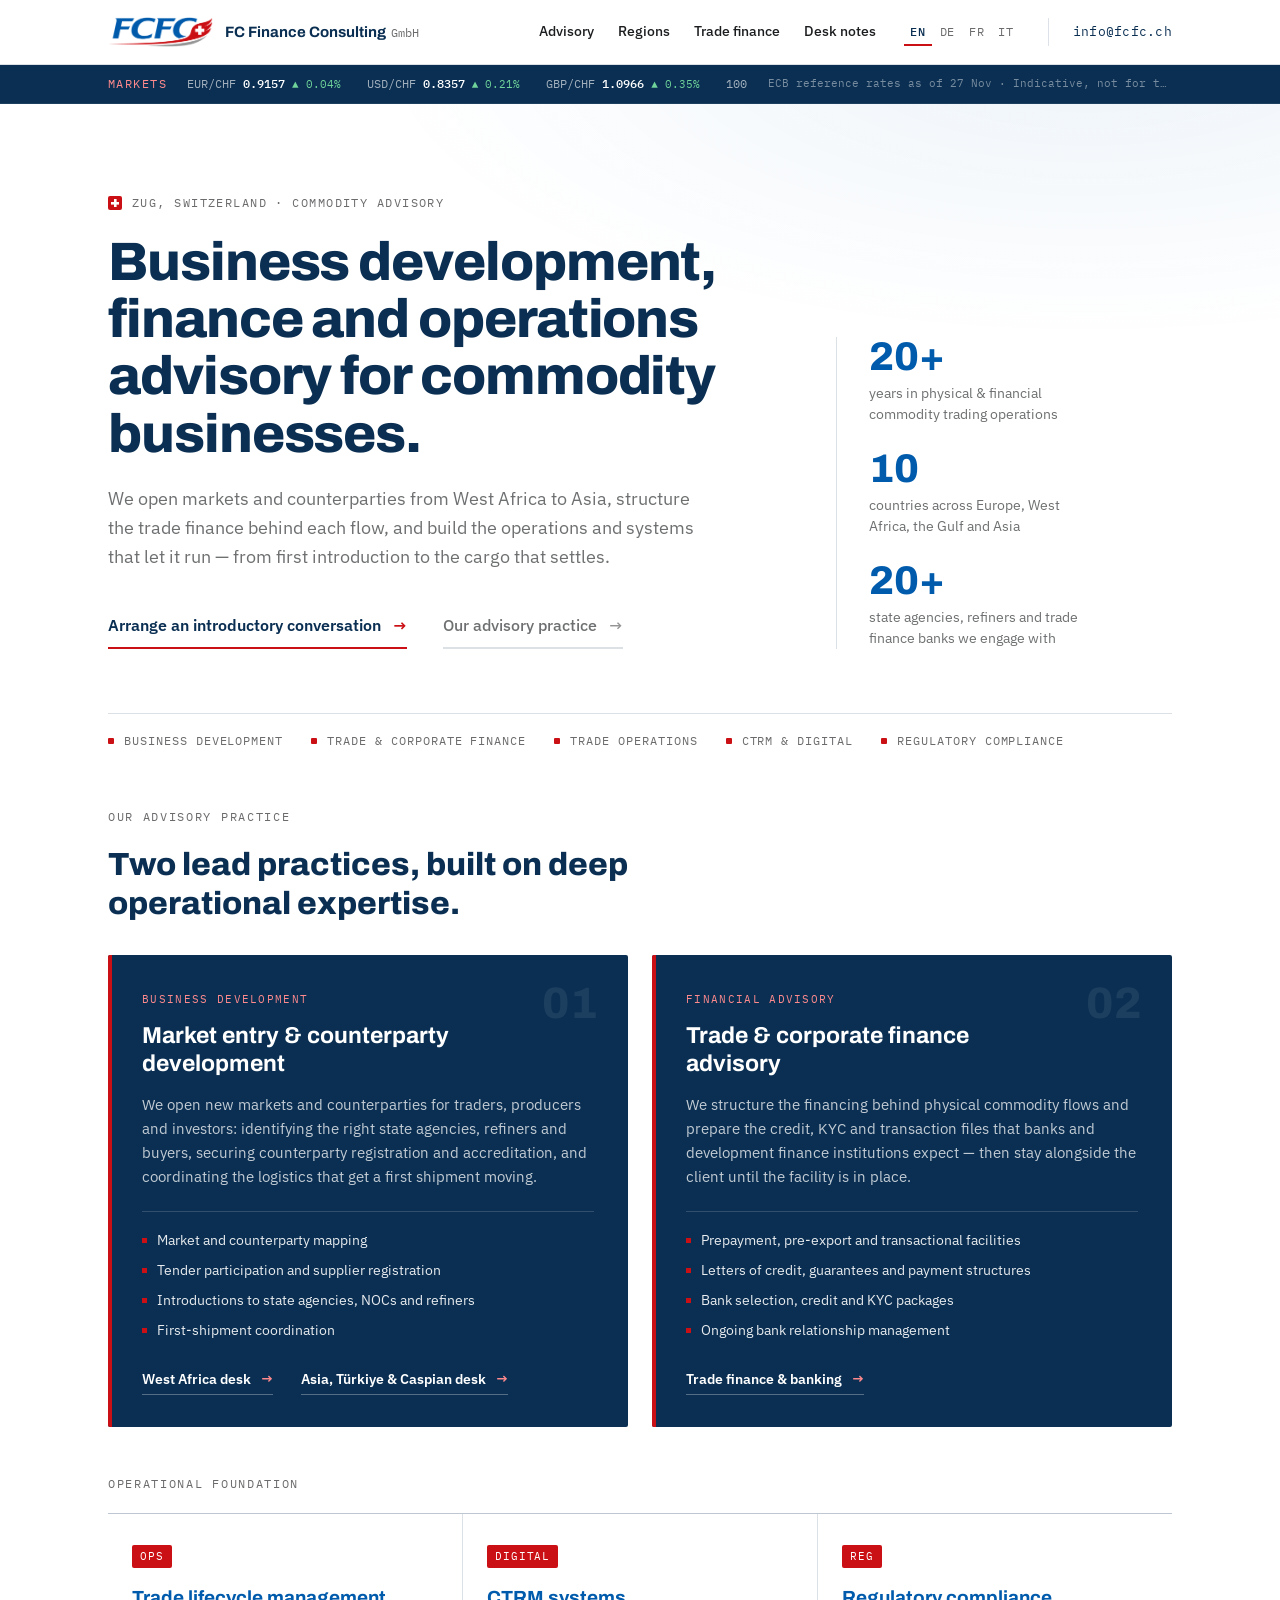
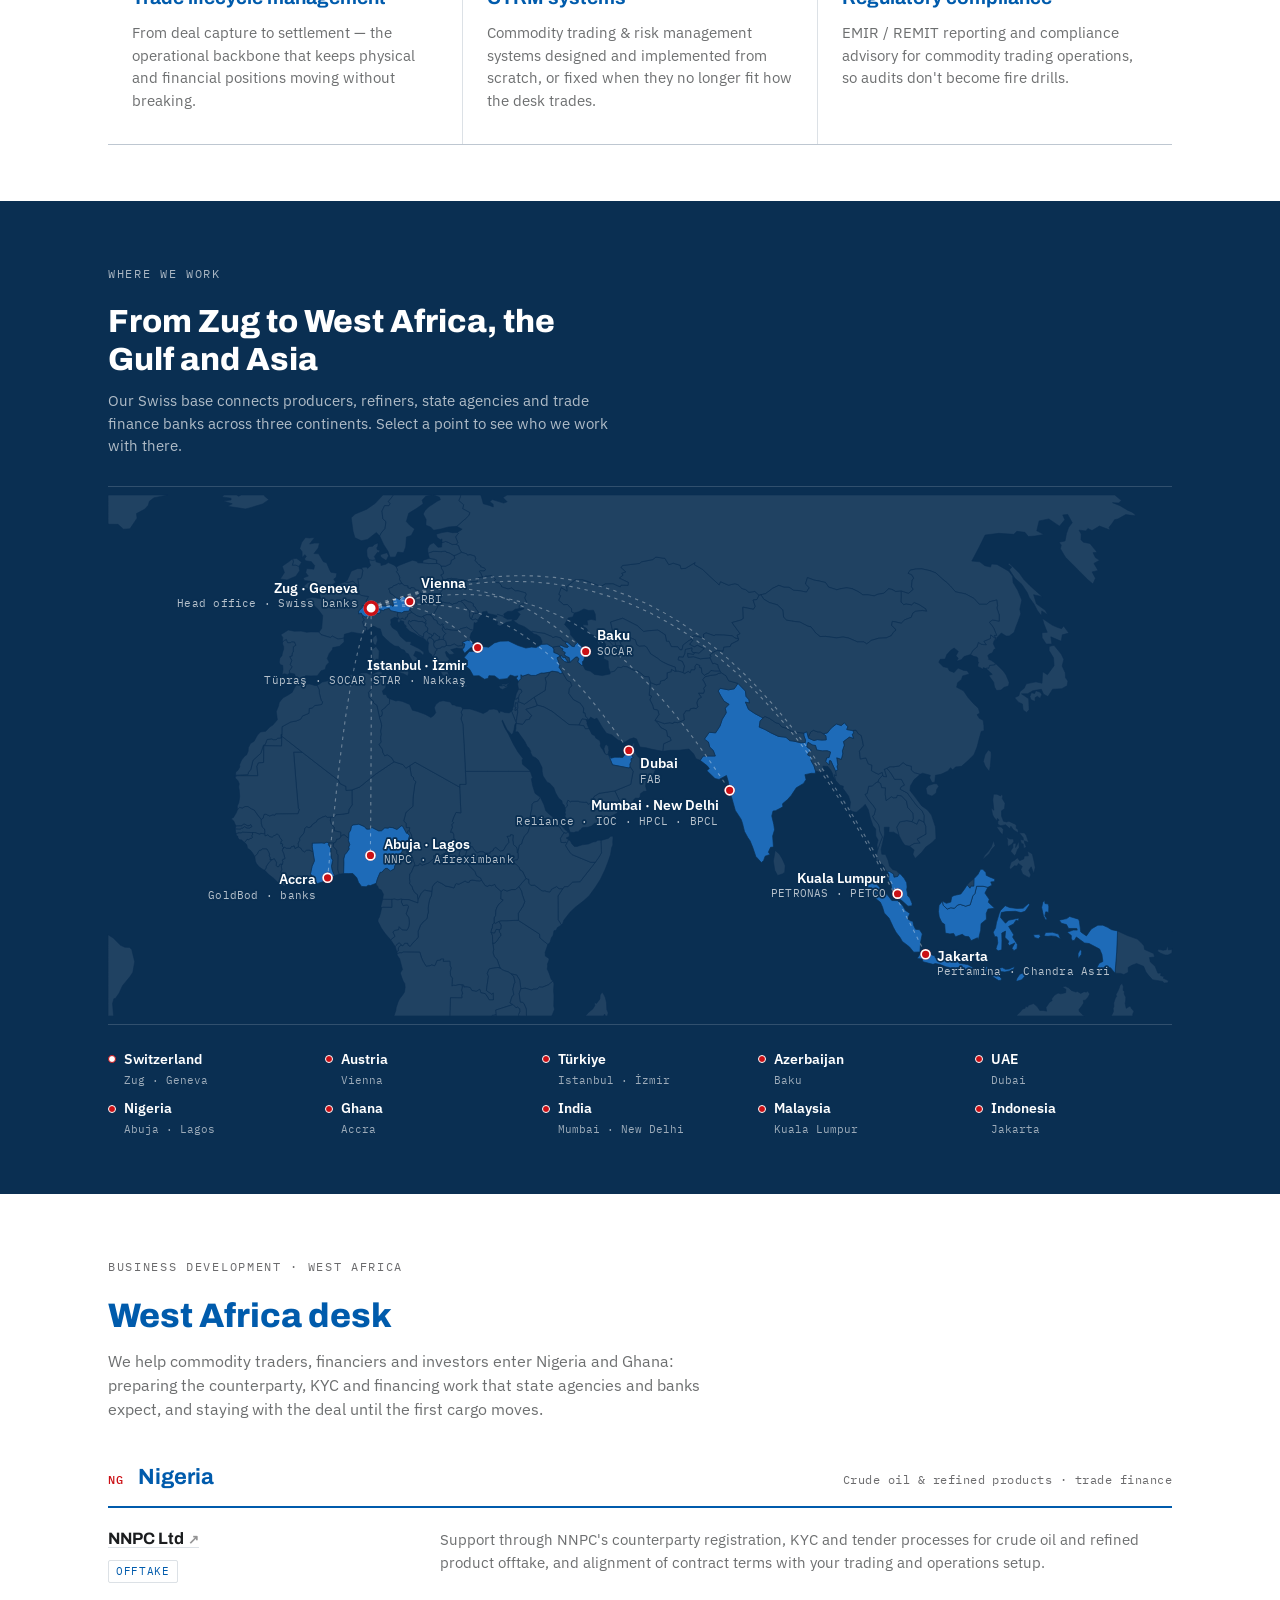
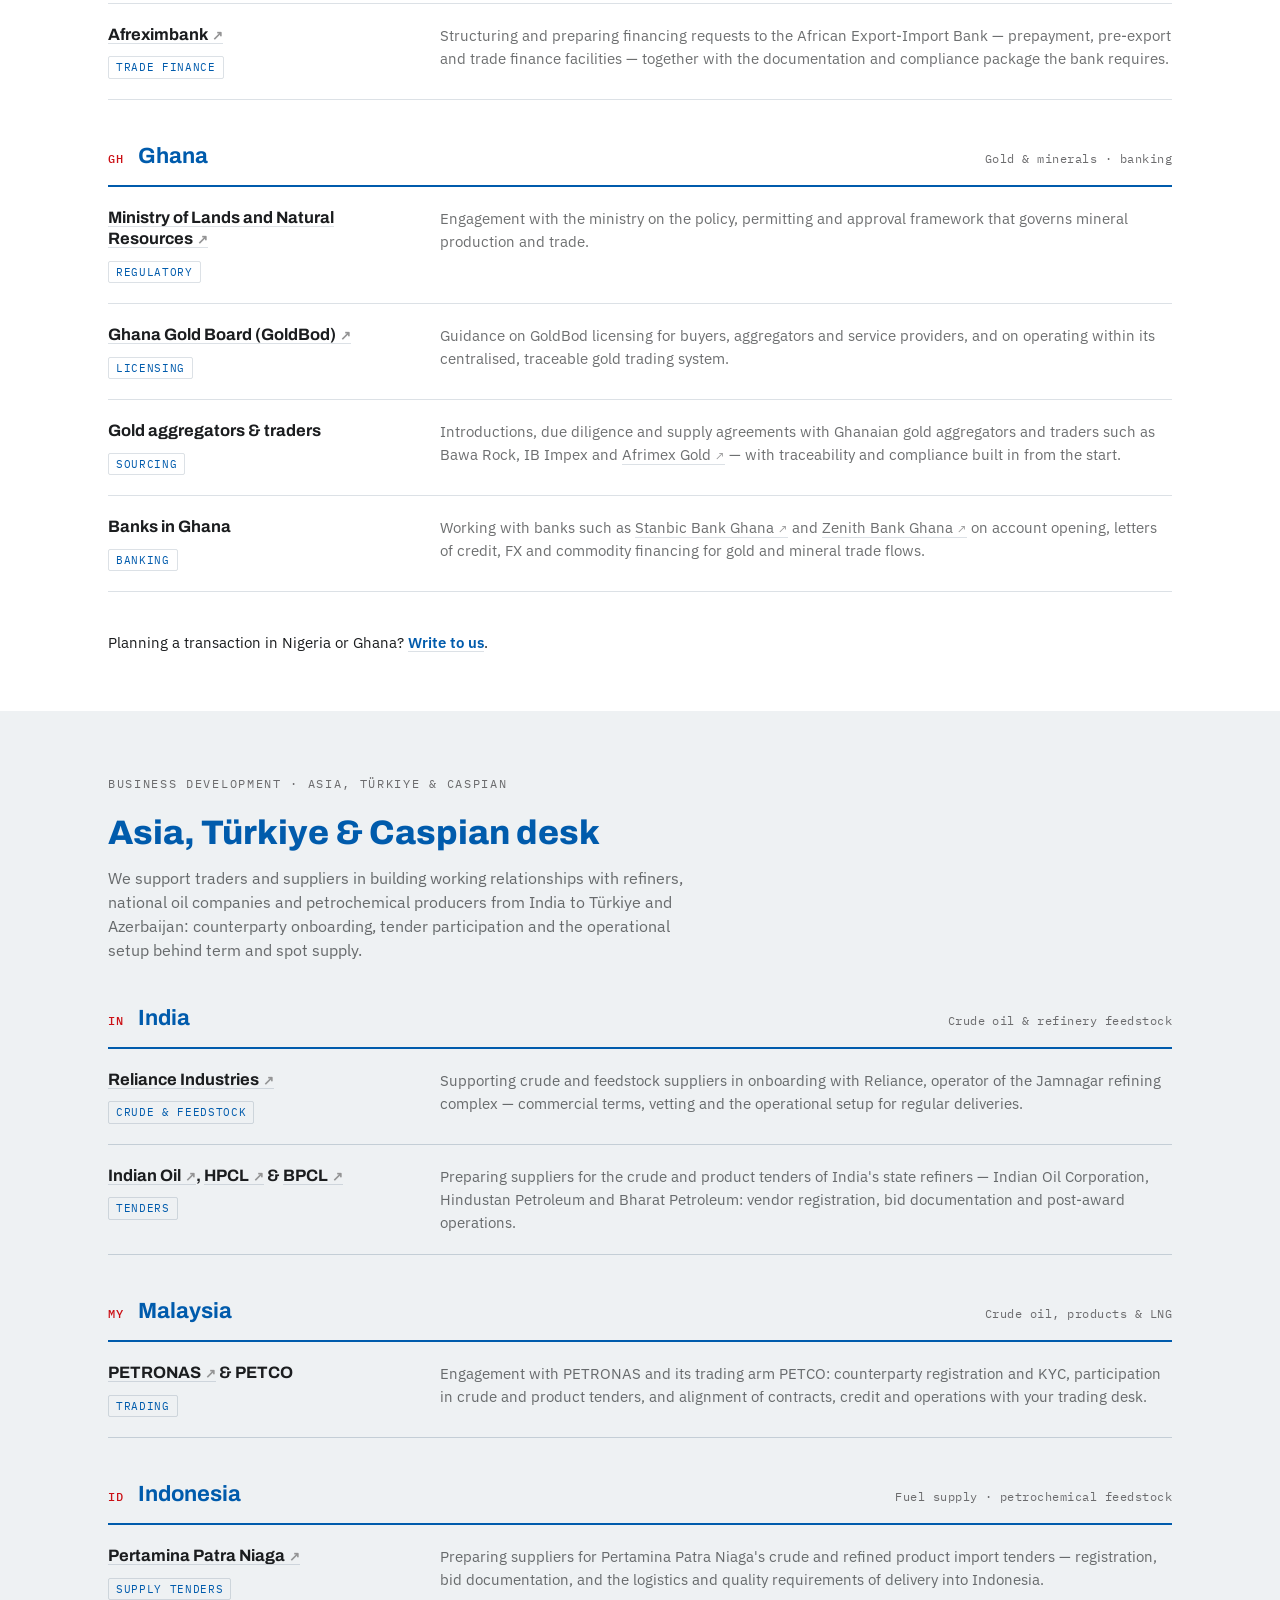
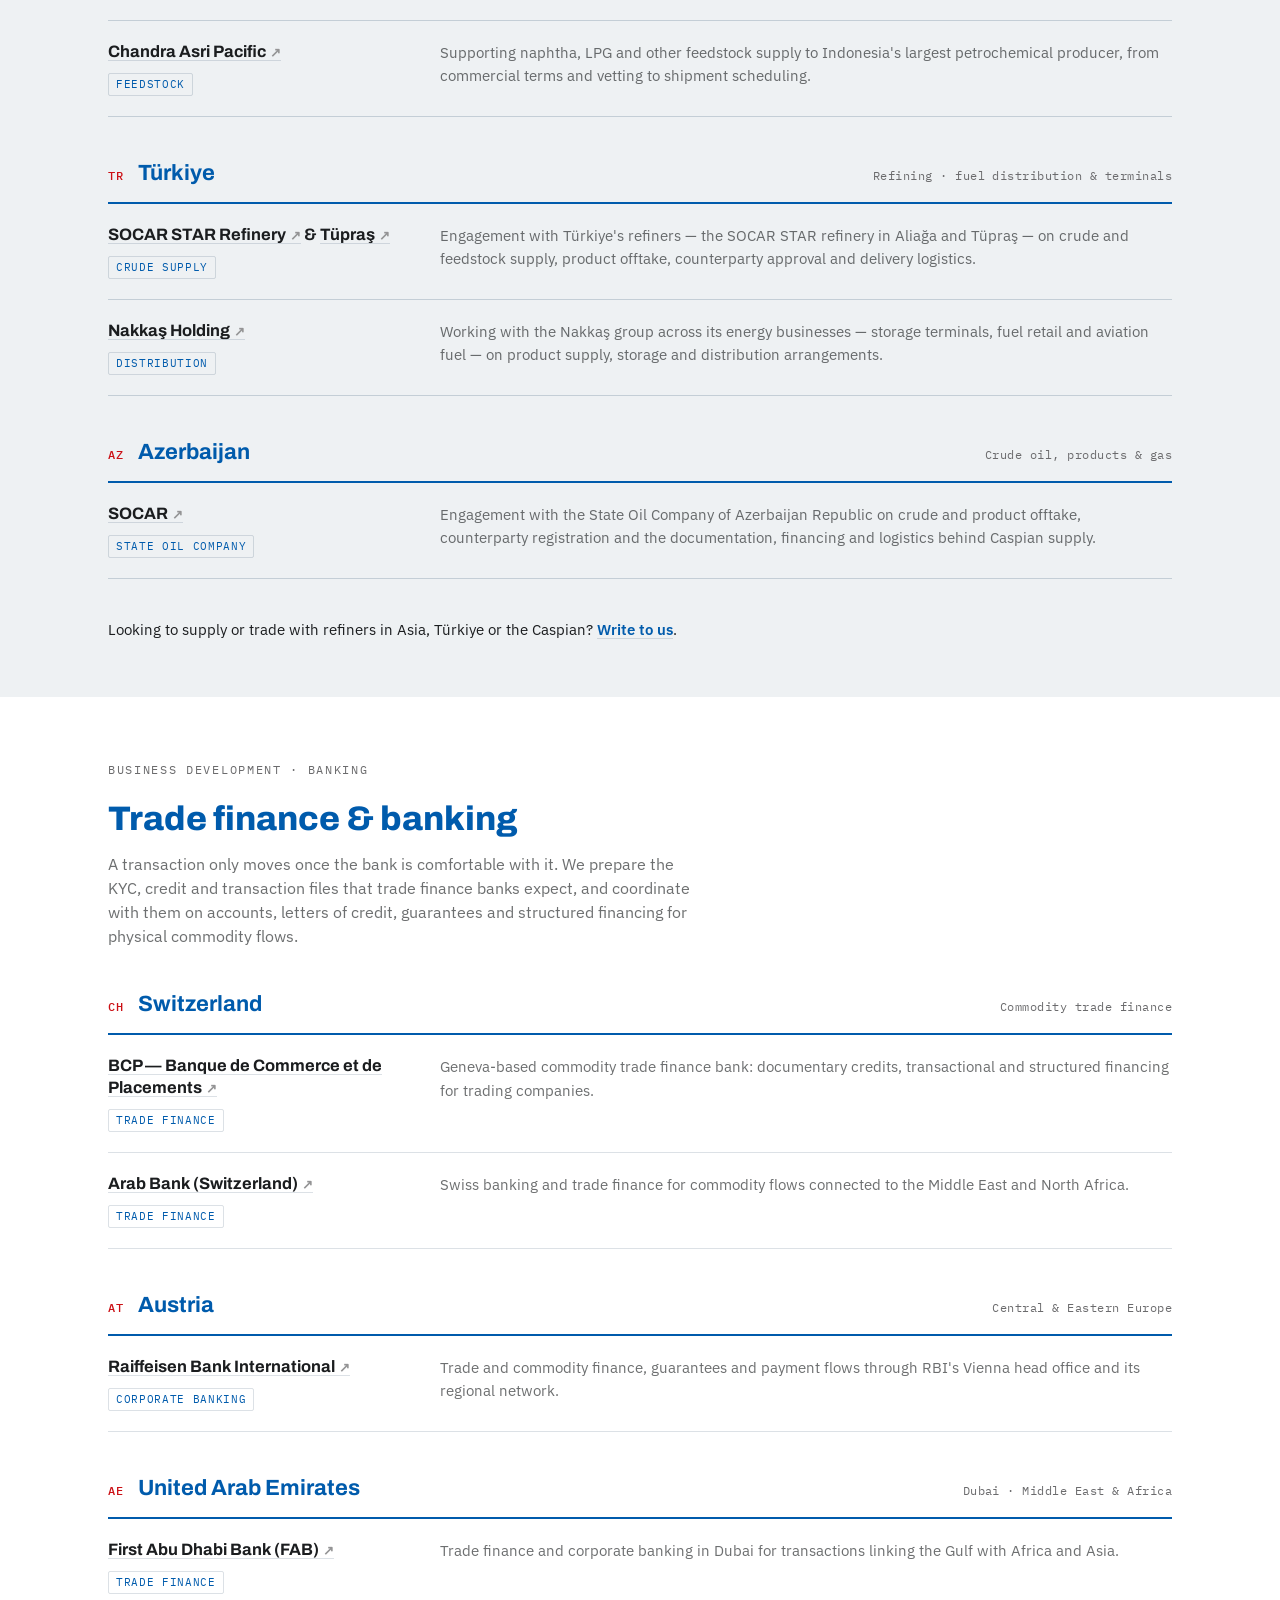
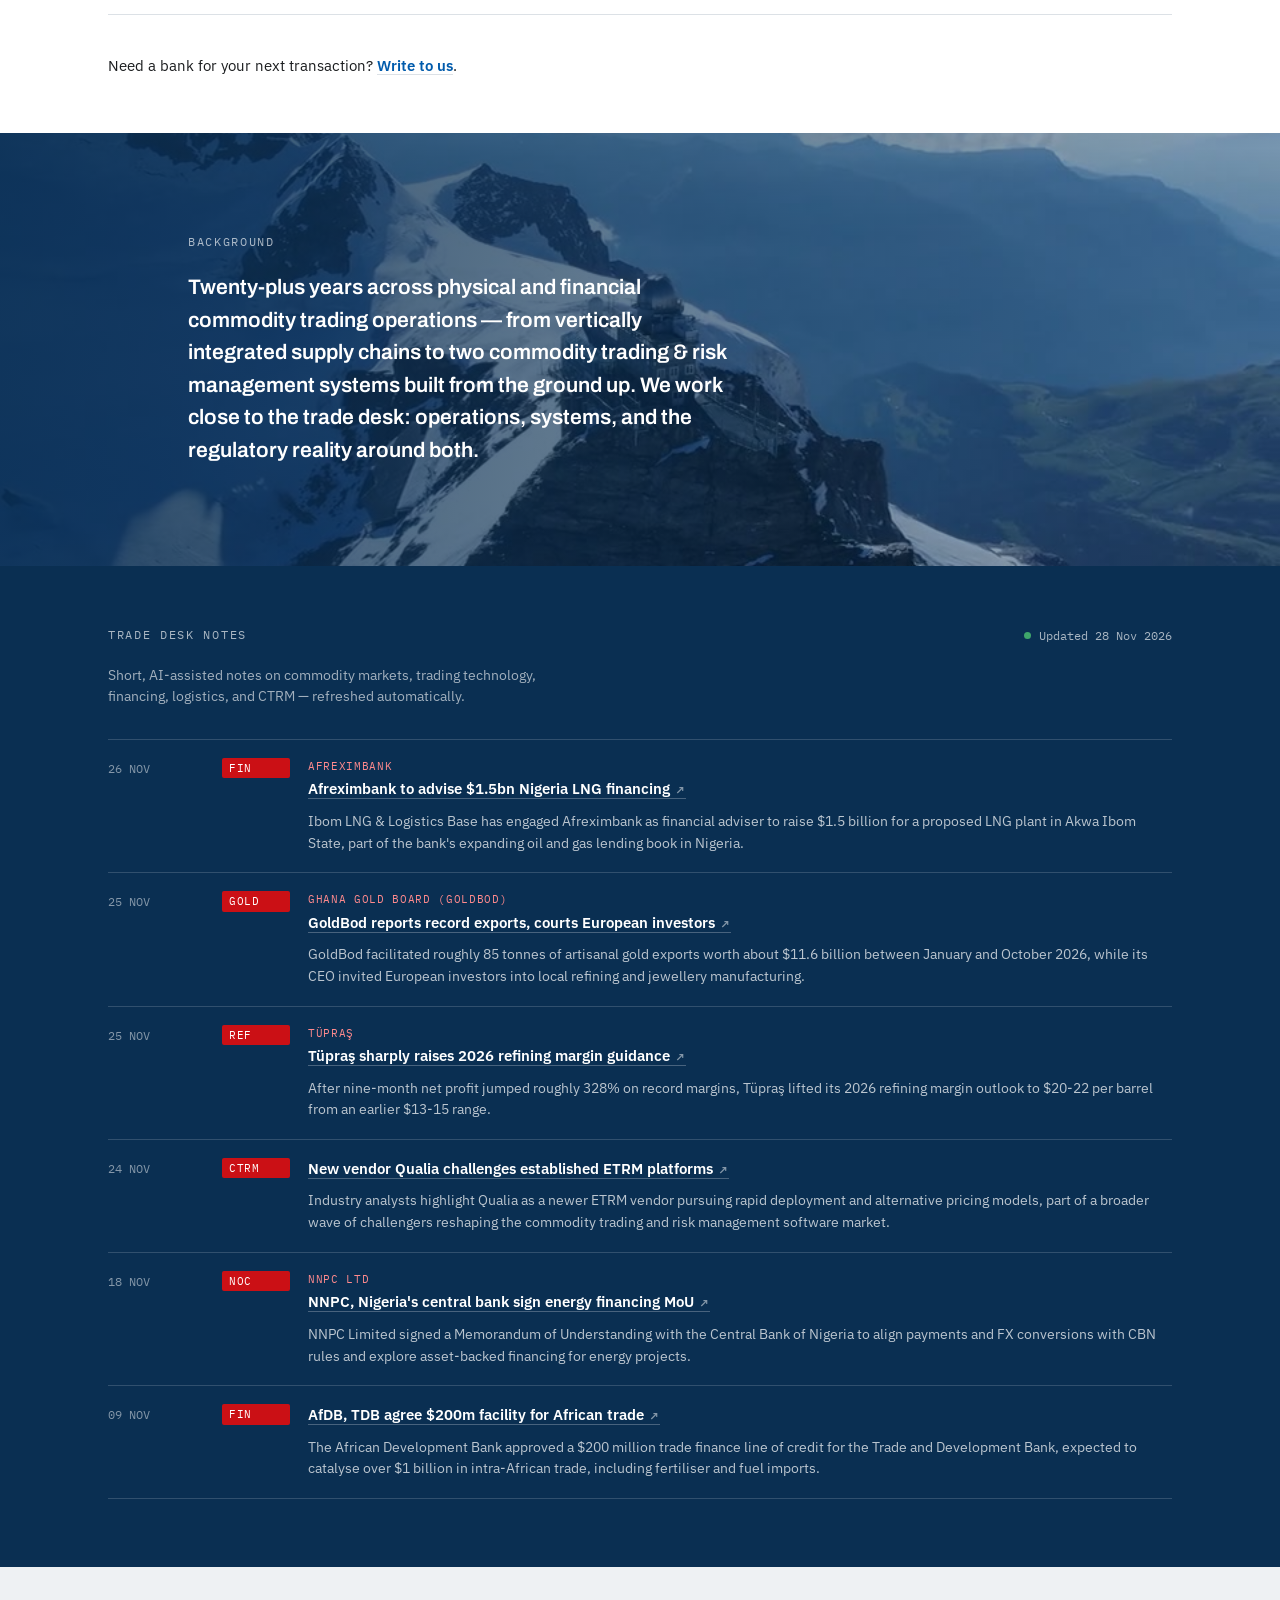
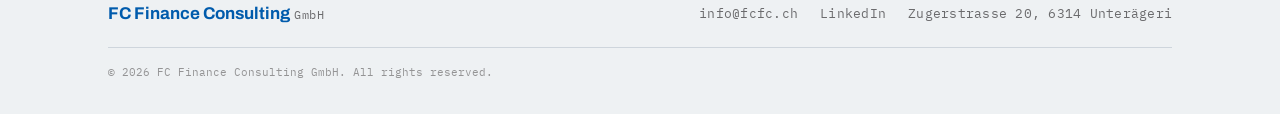
<file: index.html>
<!DOCTYPE html>
<html lang="en">
<head>
<meta charset="UTF-8">
<meta name="viewport" content="width=device-width, initial-scale=1.0">
<title>FC Finance Consulting GmbH — Trade Operations &amp; Compliance Advisory</title>
<meta name="description" content="FC Finance Consulting GmbH — trade operations and compliance advisory for commodity businesses. CTRM systems, trade lifecycle management, EMIR/REMIT compliance, business development in West Africa (Nigeria, Ghana) Asia (India, Malaysia, Indonesia), Türkiye and Azerbaijan; trade finance banking in Switzerland, Austria and the UAE. Zug, Switzerland.">
<meta name="fcfc-base" content="">
<link rel="alternate" hreflang="en" href="https://www.fcfc.ch/">
<link rel="alternate" hreflang="de" href="https://www.fcfc.ch/de/">
<link rel="alternate" hreflang="fr" href="https://www.fcfc.ch/fr/">
<link rel="alternate" hreflang="it" href="https://www.fcfc.ch/it/">
<link rel="alternate" hreflang="x-default" href="https://www.fcfc.ch/">
<link rel="preconnect" href="https://fonts.googleapis.com">
<link rel="preconnect" href="https://fonts.gstatic.com" crossorigin>
<link href="https://fonts.googleapis.com/css2?family=Archivo:wght@600;700;800&family=IBM+Plex+Sans:wght@400;500;600&family=IBM+Plex+Mono:wght@400;500&display=swap" rel="stylesheet">
<link rel="stylesheet" href="assets/style.css?v=20261107k">
<link rel="icon" href="assets/favicon/favicon.ico" sizes="any">
<link rel="icon" type="image/png" sizes="32x32" href="assets/favicon/favicon-32x32.png">
<link rel="icon" type="image/png" sizes="16x16" href="assets/favicon/favicon-16x16.png">
<link rel="apple-touch-icon" sizes="180x180" href="assets/favicon/apple-touch-icon.png">
</head>
<body>

<nav class="topbar" aria-label="Main">
  <div class="wrap topbar-inner">
    <a class="topbar-brand" href="#top" aria-label="FC Finance Consulting GmbH — home">
      <img class="topbar-logo" src="assets/logo-mark.png" alt="FCFC" width="480" height="137">
      <span class="topbar-name">FC Finance Consulting <span>GmbH</span></span>
    </a>
    <div class="topbar-links">
      <a href="#services">Advisory</a>
      <a href="#footprint">Regions</a>
      <a href="#banks">Trade finance</a>
      <a href="#news">Desk notes</a>
    </div>
    <div class="lang-switch" role="navigation" aria-label="Language">
      <a data-lang="en" href="./" aria-current="true" hreflang="en">EN</a>
      <a data-lang="de" href="de/" hreflang="de">DE</a>
      <a data-lang="fr" href="fr/" hreflang="fr">FR</a>
      <a data-lang="it" href="it/" hreflang="it">IT</a>
    </div>
    <a class="topbar-mail" href="mailto:info@fcfc.ch">info@fcfc.ch</a>
  </div>
</nav>

<div class="ticker" id="ticker" aria-label="Indicative market data">
  <div class="wrap ticker-inner">
    <span class="ticker-label">Markets</span>
    <ul class="ticker-list" id="ticker-list"></ul>
    <span class="ticker-src" id="ticker-src"></span>
  </div>
</div>

<header class="hero" id="top">
  <div class="wrap hero-grid">
    <div class="hero-copy">
      <div class="eyebrow"><span class="eyebrow-flag" aria-hidden="true"></span>Zug, Switzerland · Commodity advisory</div>
      <h1 class="hero-headline">Business development, finance and operations advisory for commodity businesses.</h1>
      <p class="hero-lede">We open markets and counterparties from West Africa to Asia, structure the trade finance behind each flow, and build the operations and systems that let it run — from first introduction to the cargo that settles.</p>
      <div class="hero-actions">
        <a class="link-cta" href="mailto:info@fcfc.ch?subject=Introductory%20conversation">Arrange an introductory conversation<span aria-hidden="true">&rarr;</span></a>
        <a class="link-cta link-cta-quiet" href="#services">Our advisory practice<span aria-hidden="true">&rarr;</span></a>
      </div>
    </div>
    <dl class="hero-facts">
      <div class="fact"><dt>20+</dt><dd>years in physical &amp; financial commodity trading operations</dd></div>
      <div class="fact"><dt>10</dt><dd>countries across Europe, West Africa, the Gulf and Asia</dd></div>
      <div class="fact"><dt>20+</dt><dd>state agencies, refiners and trade finance banks we engage with</dd></div>
    </dl>
  </div>
  <div class="wrap">
    <ul class="hero-tags" aria-label="Practice areas">
      <li>Business development</li><li>Trade &amp; corporate finance</li><li>Trade operations</li><li>CTRM &amp; digital</li><li>Regulatory compliance</li>
    </ul>
  </div>
</header>

<main>

  <section class="services" id="services">
    <div class="wrap">
      <div class="section-label">Our advisory practice</div>
      <h2 class="services-title">Two lead practices, built on deep operational expertise.</h2>

      <div class="practice-grid">
        <article class="practice">
          <span class="practice-num">01</span>
          <span class="practice-tag">Business development</span>
          <h3>Market entry &amp; counterparty development</h3>
          <p>We open new markets and counterparties for traders, producers and investors: identifying the right state agencies, refiners and buyers, securing counterparty registration and accreditation, and coordinating the logistics that get a first shipment moving.</p>
          <ul class="practice-list">
            <li>Market and counterparty mapping</li>
            <li>Tender participation and supplier registration</li>
            <li>Introductions to state agencies, NOCs and refiners</li>
            <li>First-shipment coordination</li>
          </ul>
          <div class="practice-links">
            <a href="#west-africa">West Africa desk<span aria-hidden="true">&rarr;</span></a>
            <a href="#asia">Asia, Türkiye &amp; Caspian desk<span aria-hidden="true">&rarr;</span></a>
          </div>
        </article>

        <article class="practice">
          <span class="practice-num">02</span>
          <span class="practice-tag">Financial advisory</span>
          <h3>Trade &amp; corporate finance advisory</h3>
          <p>We structure the financing behind physical commodity flows and prepare the credit, KYC and transaction files that banks and development finance institutions expect — then stay alongside the client until the facility is in place.</p>
          <ul class="practice-list">
            <li>Prepayment, pre-export and transactional facilities</li>
            <li>Letters of credit, guarantees and payment structures</li>
            <li>Bank selection, credit and KYC packages</li>
            <li>Ongoing bank relationship management</li>
          </ul>
          <div class="practice-links">
            <a href="#banks">Trade finance &amp; banking<span aria-hidden="true">&rarr;</span></a>
          </div>
        </article>
      </div>

      <div class="section-label core-label">Operational foundation</div>
      <div class="services-grid core-grid">
        <article class="service">
          <span class="service-tag">OPS</span>
          <h2>Trade lifecycle management</h2>
          <p>From deal capture to settlement — the operational backbone that keeps physical and financial positions moving without breaking.</p>
        </article>
        <article class="service">
          <span class="service-tag">DIGITAL</span>
          <h2>CTRM systems</h2>
          <p>Commodity trading &amp; risk management systems designed and implemented from scratch, or fixed when they no longer fit how the desk trades.</p>
        </article>
        <article class="service">
          <span class="service-tag">REG</span>
          <h2>Regulatory compliance</h2>
          <p>EMIR / REMIT reporting and compliance advisory for commodity trading operations, so audits don't become fire drills.</p>
        </article>
      </div>
    </div>
  </section>

  <section class="footprint" id="footprint">
    <div class="wrap">
      <div class="section-label light">Where we work</div>
      <h2 class="footprint-title">From Zug to West Africa, the Gulf and Asia</h2>
      <p class="footprint-sub">Our Swiss base connects producers, refiners, state agencies and trade finance banks across three continents. Select a point to see who we work with there.</p>
      <div class="map-frame">
        <svg class="map-svg" viewBox="0 0 960 470" role="img" aria-labelledby="map-title" xmlns="http://www.w3.org/2000/svg"><title id="map-title">Map of the countries and cities FC Finance Consulting works with</title><g class="m-countries"><path class="m-land" d="M370.3,383.7L371.1,384.3L389.4,396.2L389.7,399.6L396.9,405.5L394.4,412.7L394.6,416L397.8,418.1L397.9,419.6L396.5,423.2L396.7,424.9L396.3,427.7L398,431.4L399.9,437.2L401.7,438.4L397.6,441.8L392,444.1L389,444L387.1,445.8L383.6,445.9L382.3,446.7L376.3,445L372.5,445.5L371.4,437.5L369.7,434.8L368.8,433.2L363.9,432.1L361.1,430.3L357.9,429.3L355.9,428.4L353.8,426.9L351.2,419.5L348.4,416.2L347.4,412.8L348,409.8L347.1,404.4L349.2,404.2L351.1,402L353,399L354.3,397.8L354.3,395.9L353.2,394.5L352.9,392.2L354.4,391.5L354.7,388.1L352.7,384.8L354.5,384.1L360,384.1Z"/><path class="m-land" d="M156.9,216.1L156.9,216.5L156.8,217.6L156.6,226.5L140.6,226.2L140.4,241.3L135.7,241.8L134.4,244.8L135.2,253.3L115.8,253.3L114.7,255.2L115,252.7L115.1,252.8L126.2,252.3L126.8,250.2L128.9,247.5L130.8,239.4L137.8,233.1L140.3,225.7L141.8,225.2L143.5,220.6L147.6,220L149.4,220.8L151.6,220.8L153.2,219.4L156.2,219.2L156.2,216.1Z"/><path class="m-land" d="M587.4,90.5L585.5,94.3L582,94.8L584,100.5L582.4,103.1L572.8,101.2L573.2,111.5L571.2,112.8L563,115.1L570.3,125.1L567.6,126.6L569,129.9L565.9,129.1L563,127L556,126.4L548.3,126.2L546.8,126.9L539.6,124.4L537.3,125.6L537.5,129.1L529.4,127.1L526.6,127.9L526.3,130.4L523.9,131.5L518.8,135.5L517.9,139.7L516.1,139.7L514.2,137L508.3,136.8L506.1,132L503.9,132L502.8,126.2L496.2,121.9L488.5,122.4L483.3,123.2L477.7,118L473.4,115.8L465.4,111.7L464.4,111.2L453.5,114.6L458.3,136L456,136.3L451.8,131.7L448.4,130.1L443.4,131.3L441.7,133.2L441.2,131.8L441.8,129.4L440.5,127.4L434.8,125.4L431.7,120.2L428.9,118.7L428.4,116.8L432.9,117.4L432.2,113.2L435.9,112.2L440,113.1L439.6,107.5L438,103.9L433.6,104.2L429.4,102.8L424.8,105.3L420.8,106.5L418.3,105.6L418.2,102.7L414.5,98.8L411.2,99L406.6,95.1L408.3,90.8L406.7,89.7L408.9,83.5L414.2,86.7L413.8,82.6L421.4,76.5L428.2,76.4L438.9,80.2L444.7,82.5L448.7,80.1L455.7,80L462.1,82.9L462.9,81.3L469.2,81.5L469.5,78.9L461.3,75L464.7,72.3L463.4,70.7L467.1,69.3L462.8,65.5L464.2,63.6L479.7,61.7L481.3,60.3L491.4,58.3L494.4,56L502.5,57.2L506,62.9L510,61.5L516.2,63.4L517,66.5L521,66.2L529.8,60.9L528.9,62.7L536.1,66.9L551.4,81.1L552.6,78.2L559.9,81.4L565.7,80L568.5,81L571.9,84.3L575.4,85.4L578.3,87.8L583.7,87Z"/><path class="m-land" d="M458.3,136L453.5,114.6L464.4,111.2L465.4,111.7L473.4,115.8L477.7,118L483.3,123.2L488.5,122.4L496.2,121.9L502.8,126.2L503.9,132L506.1,132L508.3,136.8L514.2,137L516.1,139.7L517.9,139.7L518.8,135.5L523.9,131.5L526.3,130.4L527.8,131L524.9,134.7L528.9,136.9L531.8,135.5L538.1,138.6L533.2,142.8L529.5,142.2L527.7,142.3L526.6,140.7L526.9,138L521,139.4L520.5,143.1L519,146.3L515,146.1L514.4,148.6L518.2,150L520.2,154.4L518.9,160.3L515,159.1L512.4,159L511.8,155.4L505,152.9L499.4,150.1L495.8,147.3L489.6,143.3L486,137.3L484.2,136.2L479.2,136.5L477.2,135.3L475.7,130.7L468.8,127.6L465.6,131L462.1,133L463.5,135.9Z"/><path class="m-land" d="M910.9,393.3L919.6,397.4L928.7,400.7L932.1,403.7L934.7,406.6L935.3,410.1L943.4,413.7L944.4,416.8L939.7,417.4L940.5,421.3L944.7,425.1L947.3,431.4L950.2,431.2L949.7,433.7L953.5,434.7L951.9,435.8L956.9,438.3L956.1,440L952.8,440.4L951.7,438.9L947.5,438.2L942.5,437.4L939,433.6L936.5,430.4L934.4,425.3L928.1,422.7L923.7,424.4L920.4,426.3L920.6,430.6L916.5,432.7L913.8,431.7L908.6,431.4L910.1,412.4ZM960,394.3L959.7,394.2L960,393.8L960,394.3ZM960,413.2L959.1,413.7L956.4,415.1L953.7,415L949.7,413.4L947,411.7L947.5,409.9L952,410.8L954.8,410.3L955.7,407.5L956.4,407.4L956.7,410.5L959.6,410L960,409.5L960,413.2Z"/><path class="m-active" d="M910.9,393.3L910.1,412.4L908.6,431.4L904.6,426.6L899.6,425.5L898.2,427.1L891.8,427.3L894.3,422.5L897.6,420.9L896.8,414.6L894.7,409.7L885.2,404.7L881.1,404.2L873.7,398.8L872.1,401.7L870.1,402.2L869.1,400L869.2,397.5L865.4,394.6L870.9,392.5L874.5,392.6L874.1,391.1L866.7,391.1L864.8,387.6L860.3,386.5L858.2,383.6L865,382.2L867.6,380.3L875.7,382.7L876.5,384.9L877.7,394.3L882.8,397.8L887.2,391.6L893.1,388.1L897.6,388.1L901.9,390.1L905.5,392.2ZM827.9,430.1L828.3,431.3L828.2,433L824.5,437.4L820.1,438.7L819.5,438L820.2,436L822.7,432.4ZM875.4,418.4L875.2,414L876.2,411.9L877.4,410L878.4,411.7L878.2,414.5ZM793.9,354L791.2,359.2L795.1,364.8L794.3,367.5L800,372.9L794,373.6L792.4,377.5L792.6,382.8L787.7,386.8L787.4,392.7L785.2,401.6L784.5,399.5L778.7,402.1L776.8,398.6L773.2,398.2L770.8,396.4L764.7,398.5L763,395.6L759.6,396L755.5,395.3L754.9,387.4L752.4,385.8L750,380.8L749.3,375.7L749.8,370.3L752.8,366.4L753.7,370.3L757.2,373.6L760.4,372.4L763.7,372.9L766.6,369.9L769,369.4L773.8,371L777.9,369.8L780.3,361.7L782.2,359.6L783.7,353L789.5,353ZM852.2,394.5L857.7,396.2L859.4,400.7L855.2,398.3L851,397.8L848.1,398.2L844.6,398L845.9,394.7ZM839.4,400.3L835.9,399.2L835,396.7L840.2,396.4L841.3,398.3ZM845,365.4L845.4,368.6L848.4,369.1L848.9,371.5L848.7,376.6L846.1,376.1L845.3,379.6L847.4,382.7L846,383.4L844,379.7L842.4,372.2L843.4,367.6ZM819.9,373L825.7,372.8L830.6,368.5L831.5,369.8L827.5,375.6L823.7,376.8L818.8,375.6L810.4,375.9L806,376.8L805.3,381.2L809.8,386.4L812.5,383.7L821.9,381.7L821.5,384.4L819.3,383.6L817.1,387L812.6,389.3L817.2,396.8L816.2,398.8L820.5,405.5L820.2,409.3L817.5,411.1L815.6,409L818.3,404.2L813.2,406.5L812,404.9L812.8,402.6L809.3,399.2L809.8,393.5L806.4,395.3L806.6,402.1L806.4,410.4L803.2,411.3L801.1,409.6L802.8,404.2L802.2,398.6L800.1,398.5L798.7,394.5L800.8,390.7L801.6,386L804.2,377.2L805.3,374.8L809.5,370.5L813.5,372.2ZM803.6,438.1L797.3,434L802.1,432.8L804.6,434.6L806.2,436.4L805.7,438ZM809.8,428L813.2,427.6L817.9,425.4L816.9,428.7L809.2,430.4L802.5,429.6L802.7,427.5L806.8,426.3ZM794.4,427L797.5,426.5L798.6,429L792.7,430.2L789.1,431L786.4,430.9L788.4,427.6L791.2,427.5L792.7,425.4ZM745.9,415.7L746.5,417.7L756.1,418.3L757.4,415.9L766.5,418.7L768.1,422.5L775.6,423.6L781.5,427.1L775.6,429.3L770.2,426.9L765.7,427.1L760.5,426.7L755.9,425.6L750.2,423.4L746.5,422.8L744.4,423.5L735.3,421.1L734.6,418.6L730,418.2L733.8,412.6L739.9,412.9L743.8,415.2ZM726.1,384.5L726.9,388.5L728.6,391.8L732.3,392.3L734.7,396L733.2,403.3L732.6,412.3L727,412.5L723,407.6L716.7,402.8L714.7,399.3L711,394.5L708.6,390.1L704.8,381.9L700.4,377.1L698.9,372L696.9,367.5L692.3,363.8L689.6,358.8L685.7,355.5L680.2,349.1L679.7,346.1L682.9,346.4L690.8,347.5L695.4,353.2L699.5,357.2L702.3,359.6L707.2,365.9L712.4,366L716.7,370L719.6,374.9L723.5,377.5L721.4,382.3L724.3,384.3Z"/><path class="m-land" d="M347.1,404.4L348,409.8L347.4,412.8L348.4,416.2L351.2,419.5L353.8,426.9L351.9,426.3L345.1,427.3L343.7,428L342.2,431.7L343.3,434.3L342.2,441.2L341.4,447.1L342.8,448.1L346.2,450.4L347.6,449.3L347.8,455.6L344,455.6L342.1,452.4L340.3,449.9L336.4,449.1L335.4,446L332.3,447.9L328.3,447L326.7,444.4L323.5,443.8L321.1,444L320.9,442.2L319.2,442L316.9,441.7L313.8,442.5L311.6,442.4L310.3,442.9L310.7,436L309.1,433.8L308.8,430.2L309.6,426.7L308.6,424.4L308.5,420.7L302.4,420.8L302.9,418.7L300.3,418.7L300,419.7L296.9,420L295.6,423.4L294.8,424.8L292.1,424L290.4,424.8L287.1,425.3L285.2,422.2L284,420.3L282.6,416.8L281.4,412.5L266.5,412.4L264.7,413.1L263.3,413L261.2,413.8L260.5,412L261.8,411.4L262,408.8L262.8,407.3L264.6,406.1L266,406.7L267.7,404.4L270.5,404.5L270.8,406.1L272.6,407.2L275.6,403.5L278.6,400.7L279.9,398.8L279.7,394L281.9,388.3L284.2,385.3L287.6,382.5L288.2,380.6L288.3,378.5L289.1,376.5L288.8,373.1L289.5,368L290.4,364.3L291.9,361.2L292.2,357.7L292.6,353.6L294.6,350.6L297.3,348.7L301.5,350.7L304.7,352.9L308.4,353.5L312.1,354.6L313.6,351.1L314.3,350.6L316.6,351.2L322.2,348.3L324.2,349.5L325.9,349.3L326.6,347.9L328.5,347.4L332.3,348L335.5,348.2L337.1,347.6L340.3,352.4L342.5,353.1L343.9,352.1L346.2,352.5L349,351.3L350.2,353.8L354.7,357.6L354.5,364.5L356.5,365.3L354.9,367.3L352.9,368.9L351,371.9L350,374.6L349.7,379.3L348.5,381.6L348.5,386L347,387.6L346.8,391.1L346.1,391.5L345.6,394.7L346.9,397.4Z"/><path class="m-land" d="M409.1,388L406.1,383.1L406,361.9L410.3,355.2L411.7,353.4L414.9,353.3L419.3,349.2L425.9,348.9L439.7,331.4L443.1,326.5L445.2,322.9L445.1,319.9L444.8,313.9L444.8,311.5L444.8,311.4L446.4,311.3L448.7,310.5L451.3,309.9L453.6,307.9L455.5,307.8L455.7,309.5L455.4,312.9L455.5,315.9L454.5,318.1L453.4,324.4L451.2,330.9L448.3,338.4L444.2,346.9L440,353.5L434.2,361.5L429.1,366.2L421.6,372L416.9,376.4L411.4,383.5L410.2,386.6Z"/><path class="m-land" d="M396.9,405.5L389.7,399.6L389.4,396.2L371.1,384.3L370.3,383.7L370.2,377.5L371.7,375.1L374.2,371.3L376,367L373.7,360.3L373.1,357.4L370.7,353.3L373.7,349.8L377.1,346L379.7,346.9L379.8,350.2L381.5,352.1L385,352.1L391.5,357.1L393.1,357.2L394.3,357L395.4,357.7L398.8,358.2L400.2,355.7L404.8,353.3L406.9,355.2L410.3,355.2L406,361.9L406.1,383.1L409.1,388L405.5,390.3L404.3,392.7L402.4,393.2L401.6,397.3L400,399.6L398.9,403.5Z"/><path class="m-land" d="M322.8,330L318.9,327.5L317.1,325.8L316.8,324L317.5,321.6L317.5,319.2L314.5,315.5L313.9,313L313.9,311.6L312,309.9L311.9,306.5L310.8,304.2L309.1,304.5L309.5,302.4L310.7,300L310.1,297.5L311.7,295.7L310.6,294.4L311.9,290.7L314,286.4L318.4,286.8L317.3,263.6L317.3,261.1L323,261.1L322.5,249.3L342.3,249.3L361.5,249.3L381,249.3L383,255.1L382,256.2L383.1,262.2L385.3,269.2L387.3,270.7L390.1,272.8L387.8,276.2L384.2,277.2L382.7,279L382.4,282.9L380.6,291.5L381.3,293.8L380.7,298.8L378.9,304.6L375.9,307.5L373.9,312L373.5,314.4L371.2,316L369.9,322.1L370.1,327.4L369.9,322.8L369.2,322.7L369.2,319.8L368.5,317.8L365.9,315.5L365.2,311.3L365.6,306.9L363.3,306.5L363,307.8L360,308.1L361.2,309.9L361.8,313.4L359.1,316.6L356.7,320.8L354.1,321.4L349.8,318L348,319.2L347.5,320.9L344.9,322L344.8,323.2L339.8,323.2L339,322L335.4,321.8L333.6,322.8L332.2,322.3L329.6,318.9L328.7,317.3L325.1,318.1L323.7,320.8L322.5,326L320.8,327.1L319.3,327.8Z"/><path class="m-land" d="M317.3,263.6L318.4,286.8L314,286.4L311.9,290.7L310.6,294.4L311.7,295.7L310.1,297.5L310.7,300L309.5,302.4L309.1,304.5L310.8,304.2L311.9,306.5L312,309.9L313.9,311.6L313.9,313L310.7,314L308.2,316.4L304.7,322.8L300,325.5L295.1,325.1L293.7,325.6L294.3,327.7L291.7,329.8L289.6,332L283.2,334.3L282,332.9L281.1,332.8L280.2,334.3L276.1,334.8L276.8,333.2L275.2,329.2L274.5,326.7L272.3,325.7L269.3,322.3L270.3,319.6L272.6,320.2L274,319.7L276.8,319.8L274,314.5L274.2,310.6L273.8,306.7L271.7,303L272.2,300.2L269,300.1L268.9,296.3L266.8,294.1L268.8,286.4L275.1,280.9L275.2,273.3L276.8,261.3L277.8,258.8L275.7,256.8L275.6,254.9L273.7,253.4L272.2,244.3L277.1,241.1L297.2,252.3Z"/><path class="m-land" d="M297,61.8L289.1,61.9L283.7,61.3L284.4,58.8L290.1,57.1L294.7,58L296.7,58.9L296.4,60.4ZM817,65.3L822.4,70.6L826.2,76.1L831.9,81.8L843,91.8L835.2,90L837.7,98.2L845.7,104L848,108L842.5,104.6L842.2,109L838.5,104.2L835.6,98.6L831.2,92.5L829.5,88.2L824.6,80.7L818.3,75.1L813.3,67.5L815.5,65L811.9,62.4L813.2,61.6ZM335.9,0L336.4,0.2L337.2,2.6L338.6,7.9L344.1,9.4L347.6,10.8L347.5,8.3L344.6,6.1L346.6,4.1L357,7.3L360.1,6.1L356.4,2.3L360,0L908.4,0L908.4,0L914.4,5L914.4,5L914.4,5L914.4,5L911.9,7.2L906.3,6.9L913.1,9.6L920.3,13.9L923.7,15.3L926.6,17.4L927.1,18.8L918.3,17.7L911.2,21.6L908.2,22.3L905.8,26L903.2,29.2L904.1,31.6L894.5,28L887.9,32.1L884.1,30.2L882.3,32.4L876.1,31.7L878.1,35.2L877.9,40.4L880.1,42.6L886,43.8L892.5,51.7L888.8,52L890.9,56.5L894.7,58.9L889.6,61.7L893.3,68.1L887.9,69.4L891,75.1L888.7,80.3L884.1,76.5L876,68.3L863.7,56L859.3,48.4L860.1,45.2L858.1,42.7L863.5,41.4L864.8,34.7L866.8,29.2L870,25L865.9,17.5L861.4,18L863.3,22.3L858.5,28.1L848.9,21.6L840.1,23.4L838,32.3L844.4,35.6L836.4,37L830.4,37.5L827.3,33.7L820.1,32.8L817.3,35.5L803.8,34.6L791.4,36.1L786.2,46.7L779.4,59.6L786.6,60.3L791.2,63.8L796.3,65L797.1,62.2L802.1,62.6L812.7,68.7L816.2,73.4L816.6,79L820.7,85.8L824.5,94.8L822.7,103.1L823.6,107.1L821.2,113.8L818.7,120.4L817.6,123.9L813.2,127.2L810.3,127.3L806,124.5L802,128.7L802.2,130.7L802.2,130.7L801.1,129.7L799.6,126.7L801.8,126.6L799,119.7L795.2,114.8L798,112.7L804.1,113.8L804.1,108.2L802,101.9L802.6,99.8L801.9,94.7L795.5,96.3L792.9,98.6L786.1,98.6L781.2,93.2L773.6,89.2L764.8,87.4L759.8,81.9L756.2,78.4L753.1,76L746.9,70.3L741.8,68.3L734.2,66.6L728.6,66.8L723.8,67.8L721.9,70.6L725.1,71.9L727,75L725.6,76.8L725,82.7L726.5,85.2L722.2,88.8L715.7,86.7L710.7,87.1L707.4,85.2L704.4,84.6L700,88.6L694.6,89.6L691.3,91L685.2,90L681.1,90.1L677,87.2L671.3,84.5L666.5,83.7L661.3,84.5L657.6,85.5L650.2,83.1L647.3,78.9L641.4,77.5L637.1,76.8L631.1,74.5L629.3,80.3L632.7,83.6L630.2,87.6L623.1,86.2L618.6,86L614.5,83.3L609.9,83.2L605.3,81.5L599.7,84.2L593.3,89L589,90L587.4,90.5L583.7,87L578.3,87.8L575.4,85.4L571.9,84.3L568.5,81L565.7,80L559.9,81.4L552.6,78.2L551.4,81.1L536.1,66.9L528.9,62.7L529.8,60.9L521,66.2L517,66.5L516.2,63.4L510,61.5L506,62.9L502.5,57.2L494.4,56L491.4,58.3L481.3,60.3L479.7,61.7L464.2,63.6L462.8,65.5L467.1,69.3L463.4,70.7L464.7,72.3L461.3,75L469.5,78.9L469.2,81.5L462.9,81.3L462.1,82.9L455.7,80L448.7,80.1L444.7,82.5L438.9,80.2L428.2,76.4L421.4,76.5L413.8,82.6L414.2,86.7L408.9,83.5L406.7,89.7L408.3,90.8L406.6,95.1L411.2,99L414.5,98.8L418.2,102.7L418.3,105.6L420.8,106.5L419.4,110L415.2,110.9L411.9,116.8L417,122.3L417.3,126.2L423.6,133.1L421.2,135.4L420.7,136.9L418.6,136.5L414.8,133L413.5,132.8L410.3,131.4L408.5,129L404,127.8L401.4,128.7L400.4,127.7L393.7,124.9L386.8,123.9L382.7,123L382.3,123.6L375.7,118.8L370.2,116.6L365.7,113.2L368.9,112.3L371.9,107.5L369,105.2L375.3,102.8L374.9,101.6L371,102.5L370.8,100L372.8,98.4L377.1,98L377.4,96.1L375.9,92.9L377.2,89.9L376.8,88.3L369.9,86.4L367.4,86.5L364.2,83.9L360.9,84.8L355,82.8L354.9,81.7L352.9,79.2L349.4,78.9L348.7,77.2L349.6,76.1L346.3,72.9L341.9,73.4L340.5,73.2L339.6,74.4L337.9,74.2L336.3,70.6L335,68.8L335.8,68.3L339.3,68.4L340.8,67.2L339.3,65.8L336.2,64.8L336.3,63.8L334.4,62.8L331.1,59.1L331.8,57.7L330.9,55.1L326.6,53.8L324.4,54.4L323.6,53.1L318.9,51.7L317,48.5L316.3,45.8L314.1,44.6L315.6,42.9L313.6,37.8L316,34.7L315.3,33.8L319.5,30.9L314.7,28.3L322.3,21.6L325.5,18.5L326.5,15.9L319.9,12.3L320.9,8.9L316.5,5.1L318.3,0.7L317.6,0L335.9,0ZM350.4,109L351.4,107.6L354.8,108.8L356.3,109L357,110.2L357.7,110.4L357.9,110.8L360.3,112.2L364.9,111.9L364.3,113.9L359.4,114.9L353.7,118.3L351,117.1L351.7,114.4L346.5,112.7L347.1,111.6L351.2,109.7Z"/><path class="m-land" d="M257.6,0L253,5.9L254.6,7.7L253.4,9.7L249.5,9.7L247.2,14.5L248,21.5L250.8,24.1L249.9,30.4L246.7,34L245.1,37.1L242.1,33.8L234.2,40.1L228.6,41.3L222.8,38.6L221.1,32.8L219.4,20.6L223,17.2L233.5,12.8L241.1,7.5L247.8,0.3L248.1,0L257.6,0Z"/><path class="m-land" d="M53.8,0L53.1,0.1L47.5,1.3L41.5,2.5L37.3,5.7L36.3,9.3L33.3,12.7L25.7,16.8L26.2,20.9L23.3,25.3L19.8,30.5L13.9,30.8L9,26.5L0.8,26.4L0,25.7L0,0Z"/><path class="m-land" d="M827.9,430.1L828.6,428.7L833,427.4L836.6,427.2L838.2,426.5L840,427.2L838.1,428.8L832.6,431.4L828.2,433L828.3,431.3Z"/><path class="m-land" d="M0,396.7L4.8,399.8L11.3,406.3L15.2,408L19.5,408.2L21.4,410.1L23.2,417.5L24.1,421.1L22.4,430.7L19.9,434.5L13.1,442.7L10.1,449.3L6.6,454.4L5.3,454.5L4.1,458.8L5,469.8L4.9,470L0,470Z"/><path class="m-land" d="M226.5,89.1L228.7,90.6L235.1,91.6L233,95.5L232.6,99.6L231.4,100.5L229.3,100L229.5,101.5L226.3,104.7L226.3,107.3L228.4,106.4L230,108.9L229.9,110.5L231.3,112.7L229.8,114.4L231.1,118.9L233.6,119.6L233.1,122.1L229.1,125.4L220,123.8L213.3,125.7L212.8,129.2L207.5,130L202.3,127.3L200.6,128.6L192.2,126L190.4,123.7L192.8,120.2L193.7,108.8L189.1,102.7L185.8,99.8L179,97.7L178.6,93.5L184.4,92.3L191.9,93.7L190.5,87.3L194.7,89.7L205,85.3L206.3,80.7L210.1,79.6L210.8,81.5L212.8,81.6L214.9,83.9L218.1,86.6L220.3,86.1L224.3,88.7L225.3,89.2ZM239.3,128.3L242.2,126.1L243.2,131.1L241.8,135.6L239.7,134.4L238.5,130.5Z"/><path class="m-land" d="M346,470L346.5,469.6L350.3,468.8L350.4,470L346,470Z"/><path class="m-land" d="M115.4,298.7L113.4,294.1L111,292L113.2,290.9L115.7,286.8L116.9,283.8L118.7,281.9L121.2,282.4L123.6,281.1L126.4,281.1L128.8,282.8L132,284.3L135,288.6L138.2,292.7L138.4,296.3L139.3,299.7L141.2,301.3L141.6,303.6L141.4,305.4L140.6,305.7L137.9,305.3L137.5,305.9L136.4,306L132.8,304.6L130.4,304.6L121.2,304.3L119.8,305L118.1,304.8L115.5,305.7L114.7,301.2L119.3,301.4L120.5,300.6L121.4,300.5L123.3,299.2L125.4,300.4L127.6,300.5L129.8,299.2L128.8,297.5L127.1,298.5L125.6,298.4L123.6,297L122,297.1L120.9,298.5Z"/><path class="m-land" d="M141.4,305.4L141.6,303.6L141.2,301.3L139.3,299.7L138.4,296.3L138.2,292.7L139.9,291.6L140.8,288.2L142.4,288L145.9,289.6L148.7,288.5L150.6,288.9L151.4,287.6L171.4,287.5L172.6,283.4L171.7,282.7L169.5,257.3L167.5,232L175,231.9L191.4,244.7L208.1,257.5L209.3,260.3L212.4,261.9L214.7,262.9L214.8,266.6L220.3,266.1L220.4,279.6L217.7,283.5L217.2,287.1L212.8,288L206,288.5L204.2,290.6L201,290.8L197.8,290.9L196.5,289.7L193.7,290.6L189.1,293L188.1,294.8L184.2,297.5L183.5,299L181.4,300.2L179,299.4L177.7,300.8L176.9,304.8L172.9,309.7L173,311.7L171.6,314.1L171.9,317.5L169.9,318.4L168.7,319.1L167.9,316.6L166.5,317.3L165.6,317.2L164.7,318.9L160.8,318.8L159.4,317.9L158.7,318.5L157.2,316.8L157.5,315.1L156.9,314.4L155.8,314.9L156,313L157,311.5L155,309.1L154.4,307.5L153.3,306.2L152.3,306L151.1,306.9L149.5,307.6L148.1,308.9L145.9,308.4L144.6,306.9L143.7,306.8L142.4,307.5L141.6,307.5Z"/><path class="m-land" d="M114.7,255.2L115.8,253.3L135.2,253.3L134.4,244.8L135.7,241.8L140.4,241.3L140.6,226.2L156.6,226.5L156.8,217.6L175,231.9L167.5,232L169.5,257.3L171.7,282.7L172.6,283.4L171.4,287.5L151.4,287.6L150.6,288.9L148.7,288.5L145.9,289.6L142.4,288L140.8,288.2L139.9,291.6L138.2,292.7L135,288.6L132,284.3L128.8,282.8L126.4,281.1L123.6,281.1L121.2,282.4L118.7,281.9L116.9,283.8L116.6,280.6L118,277.7L118.8,272.2L118.4,266.4L117.9,263.5L118.4,260.6L117.2,257.8Z"/><path class="m-land" d="M212.6,341.6L208.5,342.2L207.2,338.2L207.5,324.8L206.4,323.6L206.2,320.7L204.5,318.7L203,316.9L203.6,313.9L205.3,313.2L206.3,310.6L208.8,310.1L209.9,308.3L211.6,306.6L213.4,306.6L217.2,310L217,311.9L218.2,315.4L217.2,317.8L217.7,319.3L215.3,322.9L213.7,324.7L212.8,328.4L212.9,332.1Z"/><path class="m-land" d="M272.2,244.3L273.7,253.4L275.6,254.9L275.7,256.8L277.8,258.8L276.8,261.3L275.2,273.3L275.1,280.9L268.8,286.4L266.8,294.1L268.9,296.3L269,300.1L272.2,300.2L271.7,303L270.3,303.3L270.2,305.2L269.3,305.3L265.8,298.9L264.6,298.6L260.7,301.9L256.8,300.2L254.1,299.9L252.7,300.7L249.7,300.5L246.8,303L244.3,303.2L238.2,300.1L235.8,301.6L233.3,301.5L231.4,299.3L226.3,297.1L221,297.8L219.7,299L219,302.4L217.5,304.8L217.2,310L213.4,306.6L211.6,306.6L209.9,308.3L210,304.3L204.2,303L204.1,300.2L201.2,296.3L200.6,293.7L201,290.8L204.2,290.6L206,288.5L212.8,288L217.2,287.1L217.7,283.5L220.4,279.6L220.3,266.1L227.2,263.4L241.4,251.9L258.1,240.7L266,243.2L268.8,246.5Z"/><path class="m-active" d="M212.6,341.6L212.9,332.1L212.8,328.4L213.7,324.7L215.3,322.9L217.7,319.3L217.2,317.8L218.2,315.4L217,311.9L217.2,310L217.5,304.8L219,302.4L219.7,299L221,297.8L226.3,297.1L231.4,299.3L233.3,301.5L235.8,301.6L238.2,300.1L244.3,303.2L246.8,303L249.7,300.5L252.7,300.7L254.1,299.9L256.8,300.2L260.7,301.9L264.6,298.6L265.8,298.9L269.3,305.3L270.2,305.2L272.2,307.5L271.7,308.6L271.4,310.5L267.3,315L266,318.8L265.3,321.8L264.2,323.1L263.3,327.2L260.6,329.6L259.8,332.6L258.7,334.9L258.3,337.4L254.8,339.3L252,336.9L250.1,337L247.1,340.4L245.6,340.5L243.2,346.1L242,350.3L236.7,352.4L234.8,352.1L232.9,353.4L228.8,353.2L226.1,349.6L224.5,345.4L220.9,341.5L217.1,341.6Z"/><path class="m-land" d="M271.7,303L273.8,306.7L274.2,310.6L274,314.5L276.8,319.8L274,319.7L272.6,320.2L270.3,319.6L269.3,322.3L272.3,325.7L274.5,326.7L275.2,329.2L276.8,333.2L276.1,334.8L273.6,340.7L272.4,341.8L272,346.3L272.5,348.7L272.1,350.5L274.5,353.5L275,355.6L276.8,358.7L279.2,360.5L279.4,363.2L279.9,364.9L279.6,368.1L275.6,366.7L271.5,365.1L265.1,364.9L264.5,364.6L261.5,365.3L258.4,364.6L256,364.9L247.8,364.8L248.5,360.2L246.5,356.3L244.2,355.3L243.2,352.7L241.9,351.9L242,350.3L243.2,346.1L245.6,340.5L247.1,340.4L250.1,337L252,336.9L254.8,339.3L258.3,337.4L258.7,334.9L259.8,332.6L260.6,329.6L263.3,327.2L264.2,323.1L265.3,321.8L266,318.8L267.3,315L271.4,310.5L271.7,308.6L272.2,307.5L270.2,305.2L270.3,303.3Z"/><path class="m-land" d="M203.6,313.9L203,316.9L204.5,318.7L206.2,320.7L206.4,323.6L207.5,324.8L207.2,338.2L208.5,342.2L204.4,343.5L203.3,341.4L202,337.7L201.6,334.8L202.7,329.6L201.4,327.4L200.9,322.8L200.9,318.6L198.8,315.6L199.2,313.7Z"/><path class="m-active" d="M199.2,313.7L198.8,315.6L200.9,318.6L200.9,322.8L201.4,327.4L202.7,329.6L201.6,334.8L202,337.7L203.3,341.4L204.4,343.5L196.5,346.9L193.7,348.9L189.2,350.6L184.7,349L184.9,346.6L182.7,341.6L184.1,335L186.2,330.1L184.9,321.8L184.2,317.4L184.3,314.1L193,313.8L195.3,314.2L196.9,313.3Z"/><path class="m-land" d="M158.7,318.5L159.4,317.9L160.8,318.8L164.7,318.9L165.6,317.2L166.5,317.3L167.9,316.6L168.7,319.1L169.9,318.4L171.9,317.5L174.2,318.8L175.1,320.7L177.3,322L179.1,320.5L181.4,320.3L184.9,321.8L186.2,330.1L184.1,335L182.7,341.6L184.9,346.6L184.7,349L182.4,349L178.9,347.9L175.6,347.9L169.7,349L166.1,350.6L161.1,352.8L160.2,352.6L160.6,347.8L161.1,347.1L160.9,344.8L158.8,342.3L157.2,342L155.7,340.3L156.8,337.8L156.3,334.9L156.6,333.2L157.4,333.2L157.7,330.7L157.3,329.5L157.8,328.7L159.7,328L158.4,323.3L157.3,320.9L157.7,318.9Z"/><path class="m-land" d="M130.4,304.6L132.8,304.6L136.4,306L137.5,305.9L137.9,305.3L140.6,305.7L141.4,305.4L141.6,307.5L142.4,307.5L143.7,306.8L144.6,306.9L145.9,308.4L148.1,308.9L149.5,307.6L151.1,306.9L152.3,306L153.3,306.2L154.4,307.5L155,309.1L157,311.5L156,313L155.8,314.9L156.9,314.4L157.5,315.1L157.2,316.8L158.7,318.5L157.7,318.9L157.3,320.9L158.4,323.3L159.7,328L157.8,328.7L157.3,329.5L157.7,330.7L157.4,333.2L156.6,333.2L155.2,333.1L154.1,335.4L152.7,335.4L151.7,334.2L152.1,331.8L150,328.2L148.7,328.9L147.6,329L146.2,329.4L146.3,327.2L145.5,325.7L145.7,324L144.6,321.5L143.2,319.4L139.2,319.4L138,320.5L136.6,320.7L135.7,321.9L135.1,323.5L132.4,326.1L130.3,322.7L128.3,320.4L127.1,319.6L125.8,318.4L125.3,315.9L124.5,314.6L123.1,313.6L125.4,310.7L126.9,310.9L128.2,309.9L129.3,309.9L130.1,309.1L129.7,307.2L130.3,306.5Z"/><path class="m-land" d="M115.5,305.7L118.1,304.8L119.8,305L121.2,304.3L130.4,304.6L130.3,306.5L129.7,307.2L130.1,309.1L129.3,309.9L128.2,309.9L126.9,310.9L125.4,310.7L123.1,313.6L120.5,311.2L118.3,310.8L117.2,309.1L117.3,308.2L115.8,307Z"/><path class="m-land" d="M156.6,333.2L156.3,334.9L156.8,337.8L155.7,340.3L157.2,342L158.8,342.3L160.9,344.8L161.1,347.1L160.6,347.8L160.2,352.6L158.8,352.7L153.7,349.9L149.1,345.5L144.8,342.3L141.4,338.5L142.6,336.6L142.9,334.9L145.2,331.7L147.6,329L148.7,328.9L150,328.2L152.1,331.8L151.7,334.2L152.7,335.4L154.1,335.4L155.2,333.1Z"/><path class="m-land" d="M132.4,326.1L135.1,323.5L135.7,321.9L136.6,320.7L138,320.5L139.2,319.4L143.2,319.4L144.6,321.5L145.7,324L145.5,325.7L146.3,327.2L146.2,329.4L147.6,329L145.2,331.7L142.9,334.9L142.6,336.6L141.4,338.5L140.1,338.1L136.5,335.7L133.9,332.6L133,330.4Z"/><path class="m-land" d="M171.9,317.5L171.6,314.1L173,311.7L172.9,309.7L176.9,304.8L177.7,300.8L179,299.4L181.4,300.2L183.5,299L184.2,297.5L188.1,294.8L189.1,293L193.7,290.6L196.5,289.7L197.8,290.9L201,290.8L200.6,293.7L201.2,296.3L204.1,300.2L204.2,303L210,304.3L209.9,308.3L208.8,310.1L206.3,310.6L205.3,313.2L203.6,313.9L199.2,313.7L196.9,313.3L195.3,314.2L193,313.8L184.3,314.1L184.2,317.4L184.9,321.8L181.4,320.3L179.1,320.5L177.3,322L175.1,320.7L174.2,318.8Z"/><path class="m-land" d="M337.1,347.6L335.5,348.2L332.3,348L328.5,347.4L326.6,347.9L325.9,349.3L324.2,349.5L322.2,348.3L316.6,351.2L314.3,350.6L313.6,351.1L312.1,354.6L308.4,353.5L304.7,352.9L301.5,350.7L297.3,348.7L294.6,350.6L292.6,353.6L292.2,357.7L289,357.3L285.6,356.4L282.6,359.5L279.9,364.9L279.4,363.2L279.2,360.5L276.8,358.7L275,355.6L274.5,353.5L272.1,350.5L272.5,348.7L272,346.3L272.4,341.8L273.6,340.7L276.1,334.8L280.2,334.3L281.1,332.8L282,332.9L283.2,334.3L289.6,332L291.7,329.8L294.3,327.7L293.7,325.6L295.1,325.1L300,325.5L304.7,322.8L308.2,316.4L310.7,314L313.9,313L314.5,315.5L317.5,319.2L317.5,321.6L316.8,324L317.1,325.8L318.9,327.5L322.8,330L325.6,332.4L325.6,334.3L329.1,337.4L331.2,339.9L332.5,343.4L336.3,345.7Z"/><path class="m-land" d="M292.2,357.7L291.9,361.2L290.4,364.3L289.5,368L288.8,373.1L289.1,376.5L288.3,378.5L288.2,380.6L287.6,382.5L284.2,385.3L281.9,388.3L279.7,394L279.9,398.8L278.6,400.7L275.6,403.5L272.6,407.2L270.8,406.1L270.5,404.5L267.7,404.4L266,406.7L264.6,406.1L262.8,404.1L261.2,405.1L259.2,407.6L255.1,401.4L258.9,398.2L257,394.3L258.8,392.8L262.2,392.1L262.6,389.5L265.3,392.3L269.7,392.6L271.3,389.8L271.9,385.9L271.4,381.4L269,377.9L271.2,371.1L269.9,370L266.2,370.5L264.7,367.4L265.1,364.9L271.5,365.1L275.6,366.7L279.6,368.1L279.9,364.9L282.6,359.5L285.6,356.4L289,357.3Z"/><path class="m-land" d="M256,364.9L258.4,364.6L261.5,365.3L264.5,364.6L265.1,364.9L264.7,367.4L266.2,370.5L269.9,370L271.2,371.1L269,377.9L271.4,381.4L271.9,385.9L271.3,389.8L269.7,392.6L265.3,392.3L262.6,389.5L262.2,392.1L258.8,392.8L257,394.3L258.9,398.2L255.1,401.4L249.9,395.5L246.6,390.7L243.5,384.6L243.7,382.7L244.8,380.8L246,376.6L247,372.2L248.7,371.9L256.1,372Z"/><path class="m-land" d="M247.8,364.8L256,364.9L256.1,372L248.7,371.9L247,372.2L246.1,371.4Z"/><path class="m-land" d="M308.4,470L309,453.5L319.4,453.6L319.1,451.6L319.8,449.4L319,446.7L319.7,443.8L319.2,442L320.9,442.2L321.1,444L323.5,443.8L326.7,444.4L328.3,447L332.3,447.9L335.4,446L336.4,449.1L340.3,449.9L342.1,452.4L344,455.6L347.8,455.6L347.6,449.3L346.2,450.4L342.8,448.1L341.4,447.1L342.2,441.2L343.3,434.3L342.2,431.7L343.7,428L345.1,427.3L351.9,426.3L353.8,426.9L353.8,426.9L355.9,428.4L357.9,429.3L361.1,430.3L363.9,432.1L366.2,434.7L367.3,439.7L366.4,441.2L365.3,446L366.1,450.8L364.4,452.9L362.7,458.3L365.3,459.8L349.9,464.7L350.3,468.8L346.5,469.6L346,470L308.4,470Z"/><path class="m-land" d="M370.5,470L370.4,468.7L371.6,465.9L371.4,463.6L369.5,462.1L368.1,462.6L365.3,459.8L362.7,458.3L364.4,452.9L366.1,450.8L365.3,446L366.4,441.2L367.3,439.7L366.2,434.7L363.9,432.1L363.9,432.1L368.8,433.2L369.7,434.8L371.4,437.5L372.5,445.5L371,449.9L372.1,457.5L373.9,457.5L375.6,459.3L377.5,463.6L377.6,470L370.5,470Z"/><path class="m-land" d="M350.4,470L350.3,468.8L349.9,464.7L365.3,459.8L368.1,462.6L369.5,462.1L371.4,463.6L371.6,465.9L370.4,468.7L370.5,470L350.4,470ZM377.6,470L377.5,463.6L375.6,459.3L373.9,457.5L372.1,457.5L371,449.9L372.5,445.5L372.5,445.5L376.3,445L382.3,446.7L383.6,445.9L387.1,445.8L389,444L392,444.1L397.6,441.8L401.7,438.4L402.4,441.1L402,446.9L402.4,452L402.2,461.2L402.9,464.1L401.2,468.2L400.3,470L377.6,470Z"/><path class="m-land" d="M264.6,406.1L262.8,407.3L262,408.8L261.8,411.4L260.5,412L259.2,407.6L261.2,405.1L262.8,404.1ZM258,470L259.7,465.1L260,462.6L261.7,457.4L262.9,454.9L265.8,451.1L267.5,448.5L268.1,444.2L267.8,440.9L266.4,438.8L265,435.2L263.9,431.7L264.1,430.5L265.7,428.2L264.2,422.5L263.2,418.6L260.7,414.9L261.2,413.8L261.2,413.8L263.3,413L264.7,413.1L266.5,412.4L281.4,412.5L282.6,416.8L284,420.3L285.2,422.2L287.1,425.3L290.4,424.8L292.1,424L294.8,424.8L295.6,423.4L296.9,420L300,419.7L300.3,418.7L302.9,418.7L302.4,420.8L308.5,420.7L308.6,424.4L309.6,426.7L308.8,430.2L309.1,433.8L310.7,436L310.3,442.9L311.6,442.4L313.8,442.5L316.9,441.7L319.2,442L319.7,443.8L319,446.7L319.8,449.4L319.1,451.6L319.4,453.6L309,453.5L308.4,470L258,470Z"/><path class="m-land" d="M352.9,392.2L353.2,394.5L354.3,395.9L354.3,397.8L353,399L351.1,402L349.2,404.2L347.1,404.4L346.9,397.4L345.6,394.7L348.7,395.2L350.2,391.9Z"/><path class="m-land" d="M370.3,186.4L369.6,188.2L367.8,187.4L367.2,191.3L368.4,192L367.3,192.8L367.2,194.3L369.4,193.5L369.7,195.8L368.2,205.2L367.6,203.7L364.1,195.1L365.3,193.2L365,192.8L366,190.1L366.5,185.7L367.1,184.2L367.2,184.1L368.8,184.1L369.1,183.1L370.4,183L370.7,185.4L370.2,186.3Z"/><path class="m-land" d="M370.4,183L369.1,183.1L368.8,184.1L367.2,184.1L368.4,179.3L370.4,175.2L370.4,175L372.6,175.3L373.6,177.6L371.3,179.8Z"/><path class="m-land" d="M448.8,470L448.1,468.3L447.1,470L430.7,470L430.7,470L433.3,467.1L437.6,463.5L439.3,460.5L438.7,458L440.8,458.7L443.8,454.7L444.1,451.1L445.9,448.5L447.5,451L447.5,451L448.7,453.5L449.7,457.4L450.1,464.4L451.3,467.2L450.6,470L450.6,470L448.8,470Z"/><path class="m-land" d="M369.4,193.5L367.2,194.3L367.3,192.8L368.4,192L367.2,191.3L367.8,187.4L369.6,188.2L369.9,191.8Z"/><path class="m-land" d="M115.4,298.7L120.9,298.5L122,297.1L123.6,297L125.6,298.4L127.1,298.5L128.8,297.5L129.8,299.2L127.6,300.5L125.4,300.4L123.3,299.2L121.4,300.5L120.5,300.6L119.3,301.4L114.7,301.2Z"/><path class="m-land" d="M244.9,200.5L242.6,189.9L239.6,187.5L239.5,186.1L235.5,182.6L235,178.2L237.8,174.9L238.8,170.1L237.9,164.5L238.8,161.5L243.9,159.1L247.2,159.8L247.2,162.8L251.1,160.6L251.5,161.7L249.2,164.6L249.3,167.3L250.9,168.8L250.5,173.9L247.5,176.8L248.5,180L250.9,180.1L252.2,182.9L254.1,183.8L253.9,188.4L251.6,190L250.2,191.9L247,194.2L247.6,196.6L247.2,199.1Z"/><path class="m-land" d="M156.8,217.6L156.9,216.5L156.9,216.1L157,209.1L164.9,204.8L169.8,203.9L173.7,202.3L175.6,199.3L181.3,197L181.5,192.7L184.3,192.1L186.5,190L192.8,189L193.7,186.7L192.4,185.4L190.8,179.2L190.5,175.7L188.8,171.9L193.4,168.7L198.5,167.7L201.5,165.3L206,163.5L214,162.4L221.8,162L224.2,162.8L228.6,160.5L233.7,160.5L235.6,161.8L238.8,161.5L237.9,164.5L238.8,170.1L237.8,174.9L235,178.2L235.5,182.6L239.5,186.1L239.6,187.5L242.6,189.9L244.9,200.5L246.6,205.7L246.9,208.4L246.1,213.2L246.6,215.9L246,219.1L246.5,222.8L244.6,225.3L247.6,229.6L247.9,232.1L249.7,235.4L251.9,234.3L255.9,237L258.1,240.7L241.4,251.9L227.2,263.4L220.3,266.1L214.8,266.6L214.7,262.9L212.4,261.9L209.3,260.3L208.1,257.5L191.4,244.7L175,231.9Z"/><path class="m-land" d="M369.6,188.2L370.3,186.4L375.8,188.7L384.6,182.4L387.3,189.6L386.4,190.5L377.1,193.4L382.5,199.3L381,200.3L380.4,202.3L376.8,203.1L375.8,205.2L373.9,207L368.4,206.1L368.2,205.2L369.7,195.8L369.4,193.5L369.9,191.8Z"/><path class="m-active" d="M452.4,236.2L453.2,235.9L453.6,237.5L457.3,236.6L461.4,236.7L464.4,236.9L467.3,232.9L470.5,229.1L473.2,225.5L474.3,227.5L475.6,232.2L473.1,232.2L473.1,236L474.1,236.8L472,238L472.2,240.4L471,242.8L471.1,245.2L470.3,246.4L455.2,243.5L452.7,237.5Z"/><path class="m-land" d="M448.3,233.2L447.5,228.9L448.5,225.8L449.8,225.2L451.4,227L451.9,230.4L451.2,233.9L449.9,234.3Z"/><path class="m-land" d="M431,202.4L432.3,205L432.1,206.4L434.1,210.8L430.7,211L429.2,208.2L424.8,207.6L427.7,201.9Z"/><path class="m-land" d="M387.3,189.6L384.6,182.4L394.4,176.3L395.3,169.2L394.4,164.9L396.7,163.5L398.7,159.8L400.6,158.9L406.2,159.7L408,161.1L410.1,160.2L414.2,167.2L417.5,168.9L418.4,172.3L416.3,174.4L415.8,179L419.8,184.5L426.1,187.8L429.2,192.2L428.9,196.5L430.4,196.5L430.9,199.6L433.9,202.7L431,202.4L427.7,201.9L424.8,207.6L415.8,207.1L400.8,195.3L393.2,191.2Z"/><path class="m-land" d="M471.1,245.2L471,242.8L472.2,240.4L472,238L474.1,236.8L473.1,236L473.1,232.2L475.6,232.2L478.2,236.2L481.2,238.3L484.9,239.1L487.9,240.1L490.5,243.5L492.1,245.5L493.9,246.2L494.1,247.5L492.6,251L492,252.7L490.1,254.6L488.7,258.6L486.4,258.3L485.5,259.7L485,262.6L486,266.6L485.6,267.3L483.3,267.3L480.4,269.5L480.1,272.3L479.1,273.6L476,273.5L474.2,275L474.4,277.4L472.1,279L469.3,278.4L466.1,280.4L463.8,280.7L461.9,276.7L457.3,267L471.6,261.1L473.8,249.3ZM474.3,227.5L473.2,225.5L474.3,223.5L475,224L474.9,226.4Z"/><path class="m-land" d="M713.6,306.9L711.6,299.8L714.3,295L720.6,293.8L725.4,294.7L729.8,297L731.6,292.9L736.3,295.1L737.9,299L738.1,306L730.1,310.5L732.7,314.1L727.4,314.5L723.3,316.9L719,316L716.7,312.9Z"/><path class="m-land" d="M725.4,294.7L720.6,293.8L714.3,295L711.6,299.8L713.6,306.9L708.8,304.2L704.5,304.3L704.8,299.7L700.4,299.8L700.6,306.2L698.7,314.7L697.5,319.9L698.2,324.1L701.5,324.3L703.9,329.7L705.1,334.7L708.1,338.1L711.2,338.8L714,341.8L712.5,344.2L709.2,344.9L708.6,341.9L704.4,339.3L703.6,340.4L701.4,338.1L700.4,335.2L697.5,331.9L694.9,329.2L694.3,332.6L693.1,329.3L693.4,325.7L694.5,320.1L696.5,314.1L698.7,308.6L696.2,303.3L696,300.6L695.1,297.3L691.2,292.6L689.7,289.7L691.3,288.6L692.5,283.5L689.9,279.6L686.2,275.4L683,270.2L685,269.2L686.3,262.8L689.7,262.5L692.2,260L694.8,258.6L697.3,260.5L698.1,264L701.5,264.2L701.3,270.4L702.1,275.7L706.9,272.2L708.5,273.2L711.4,273.1L712.1,271L715.9,271.4L720.4,276.2L721.6,282L726.3,287.1L726.7,292Z"/><path class="m-land" d="M736.3,295.1L731.6,292.9L729.8,297L725.4,294.7L726.7,292L726.3,287.1L721.6,282L720.4,276.2L715.9,271.4L712.1,271L711.4,273.1L708.5,273.2L706.9,272.2L702.1,275.7L701.3,270.4L701.5,264.2L698.1,264L697.3,260.5L694.8,258.6L695.5,256.5L699.1,252.7L699.7,254L702.4,254.2L700.4,247.5L702.8,246.6L706.6,251.3L709.8,256.6L715.9,256.6L718.7,261.8L715.7,263.3L714.7,265.4L721.2,268.9L726.4,275.9L730.3,281L734.6,285.1L736.5,289.2Z"/><path class="m-land" d="M694.8,258.6L692.2,260L689.7,262.5L686.3,262.8L685,269.2L683,270.2L686.2,275.4L689.9,279.6L692.5,283.5L691.3,288.6L689.7,289.7L691.2,292.6L695.1,297.3L696,300.6L696.2,303.3L698.7,308.6L696.5,314.1L694.5,320.1L693.7,315.7L694.8,311.3L692.8,307.8L692.6,301.4L690.2,298.4L687.8,291.4L686,284L683.2,279.1L680.3,282.1L675.2,286.2L672.3,285.7L669.1,284.3L669.9,277.1L668.1,271.6L663.2,264.8L663.5,262.7L660.5,261.9L656.2,257.2L655.2,252.4L657,253.3L656.4,249.1L658.6,247.7L657.7,245.2L658.4,243.2L657.5,237.1L661.6,238.5L662.9,233.6L662.6,230.8L664.3,225.8L663.5,222.5L668.9,218.4L672.6,219.5L671.4,215.8L672.9,214.8L672,212.5L674.8,212.1L677.2,215.6L679.6,217L680.7,221.5L681.6,226.3L678,231.2L678.8,238.2L683.8,237.2L686,242.6L689.3,243.8L688.8,248.7L692.8,250.9L695.2,251.9L698.5,250.2L699.1,252.7L695.5,256.5Z"/><path class="m-land" d="M723.3,316.9L727.4,314.5L732.7,314.1L730.1,310.5L738.1,306L737.9,299L736.3,295.1L736.5,289.2L734.6,285.1L730.3,281L726.4,275.9L721.2,268.9L714.7,265.4L715.7,263.3L718.7,261.8L715.9,256.6L709.8,256.6L706.6,251.3L702.8,246.6L705.2,245.2L709.1,245.2L713.8,244.5L717.4,241.4L720.2,243.6L724.9,244.7L724.8,248.1L727.6,250.5L732.9,252L727.2,257L724,262.5L723.6,266.6L728.4,272.8L734.2,280.5L739.3,284.1L743,288.8L746.6,299.6L747.1,309.9L743.3,313.8L737.9,317.6L734.2,322.4L728.3,327.9L726.2,324.1L727.3,320.2Z"/><path class="m-land" d="M802.2,130.7L802.2,130.7L802.2,130.7ZM801.1,129.7L802.2,130.7L800.3,130.3L799.2,132.3L798.8,134.3L800.9,138.5L799.1,139.7L798.8,140.8L797.8,142.5L795.2,143.5L793.8,145L794.8,147.6L794.5,148.2L796.8,149.2L800.6,151.7L800.5,153.1L798.7,153.5L795.5,153.8L794.7,156.4L792.6,156.2L792.5,156.8L789.8,155.7L789.6,156.8L788.5,157.2L787.8,156.1L786.4,155.6L784.7,154.7L785,152.1L785.8,151.4L784.9,150.3L784.8,147.2L784,146.2L781,145.6L778.2,144L780.3,140.3L784,137.2L785.3,133L788.3,134.8L792.4,135.1L790.2,132L796.2,129.5L796.4,126.2Z"/><path class="m-land" d="M792.5,156.8L792.6,156.2L794.7,156.4L795.5,153.8L798.7,153.5L800.5,153.1L800.6,151.7L807.6,158.6L810.3,162.4L813.1,169.2L812.5,172.4L808.6,173.5L805.8,176L801.7,176.5L799.9,173.3L799.1,168.9L794.7,162.8L797.8,161.8Z"/><path class="m-land" d="M589,90L593.3,89L599.7,84.2L605.3,81.5L609.9,83.2L614.5,83.3L618.6,86L623.1,86.2L630.2,87.6L632.7,83.6L629.3,80.3L631.1,74.5L637.1,76.8L641.4,77.5L647.3,78.9L650.2,83.1L657.6,85.5L661.3,84.5L666.5,83.7L671.3,84.5L677,87.2L681.1,90.1L685.2,90L691.3,91L694.6,89.6L700,88.6L704.4,84.6L707.4,85.2L710.7,87.1L715.7,86.7L715.8,90.9L715.6,96.6L718,98.9L720.1,98.2L725,99.1L727.4,97L731.9,98.8L738,102.8L738.6,104.9L734.7,104.2L728.5,105L726.2,106.6L724.7,110.4L718.9,112.6L715.7,115.7L710.5,114.5L707.7,114L707,117.7L709.5,119.9L711,121.9L708.7,123.8L706.7,126.9L702.2,128.9L695.4,129.2L688.7,131.2L684.6,134.3L681.8,132.5L676.2,132.5L668.1,129L663.2,128.1L657.4,128.9L647.4,127.6L642.4,127.7L638.4,124.3L634.3,119L631.3,118.3L624.4,114.7L618,113.9L612.2,112.9L609.6,110.4L608.8,103.7L603.9,99.1L596.7,97L591.7,94Z"/><path class="m-active" d="M672,212.5L672.9,214.8L671.4,215.8L672.6,219.5L668.9,218.4L663.5,222.5L664.3,225.8L662.6,230.8L662.9,233.6L661.6,238.5L657.5,237.1L658.4,243.2L657.7,245.2L658.6,247.7L656.4,249.1L652.2,239.8L650.9,239.8L650.7,243.6L647.5,240.5L648.4,237.2L650.6,236.8L651.9,231.9L648.9,230.8L644.4,230.9L639.5,230.1L638.3,226L635.9,225.7L631.6,223.2L630.6,227.2L634.7,230.3L632.1,232.5L631.3,234.6L634.7,236.2L634.4,239.8L636.9,244.2L638.4,249L638.1,251.2L634.7,251.1L628.8,252.3L629.8,256.7L627.6,260.2L621,264.2L616.4,271.1L613.1,274.8L608.6,278.6L608.9,281.3L606.5,282.7L602.3,284.8L600,285.2L598.9,289.6L600.7,297.2L601.4,302.1L599.7,307.7L600.4,317.6L597.8,317.9L595.8,322.3L597.4,324.3L592.9,325.9L591.5,329.9L589.5,331.6L584.5,326.1L581.7,317.9L579.3,312L577.4,309.3L574.3,303.6L572.5,296.3L571.3,292.7L566,284.6L562.8,273.3L560.5,265.7L559.7,258.6L558,253.1L551.3,256.6L547.7,255.9L540.4,248.8L542.5,246.7L540.7,244.4L534.3,239.4L537,235.5L547.9,235.5L546.1,230.5L542.9,227.5L541.7,222.9L538.1,220.3L542.5,214.1L548.2,214.6L552.2,208.4L554.2,202.4L557.8,196.5L556.9,192.3L560.3,188.9L555.8,186L553.3,182L550.5,176.9L552.3,174.4L559.8,175.8L565,174.9L568.4,170L575.1,176.9L575.7,181.7L578.3,184.7L578.8,187.7L575.2,186.9L577.9,193.4L583.4,197.1L591,201.2L588.4,203.9L587.6,209.4L592.8,211.6L597.9,214.5L604.9,217.8L611.7,218.6L615.1,221.6L619,222.1L625.1,223.5L629.1,223.4L629.3,221.1L627.9,217.3L627.7,214.8L630.5,213.6L631.8,218.2L632.1,219.4L637,221.6L639.9,220.7L644.1,221.1L648,220.9L647.7,217.3L645.3,215.4L649,214.7L652.5,210.3L657.2,206.6L661.6,208L664.5,205.5L667.6,209.2L666.6,211.6Z"/><path class="m-land" d="M656.4,249.1L657,253.3L655.2,252.4L656.2,257.2L654.3,254.1L653.6,251.1L652.2,248.3L649.5,244.9L644.9,244.6L645.8,247L644.8,250.3L642.5,249.1L641.9,250.2L640.4,249.5L638.4,249L636.9,244.2L634.4,239.8L634.7,236.2L631.3,234.6L632.1,232.5L634.7,230.3L630.6,227.2L631.6,223.2L635.9,225.7L638.3,226L639.5,230.1L644.4,230.9L648.9,230.8L651.9,231.9L650.6,236.8L648.4,237.2L647.5,240.5L650.7,243.6L650.9,239.8L652.2,239.8Z"/><path class="m-land" d="M645.3,215.4L647.7,217.3L648,220.9L644.1,221.1L639.9,220.7L637,221.6L632.1,219.4L631.8,218.2L634.1,213.8L636.4,212.3L640.2,213.7L642.8,213.8Z"/><path class="m-land" d="M627.7,214.8L627.9,217.3L629.3,221.1L629.1,223.4L625.1,223.5L619,222.1L615.1,221.6L611.7,218.6L604.9,217.8L597.9,214.5L592.8,211.6L587.6,209.4L588.4,203.9L591,201.2L592.7,199.8L596.9,201.6L602.6,205.5L605.5,206.3L607.7,209.1L611.7,210.3L616.2,212.9L621.9,214.2Z"/><path class="m-land" d="M568.4,170L565,174.9L559.8,175.8L552.3,174.4L550.5,176.9L553.3,182L555.8,186L560.3,188.9L556.9,192.3L557.8,196.5L554.2,202.4L552.2,208.4L548.2,214.6L542.5,214.1L538.1,220.3L541.7,222.9L542.9,227.5L546.1,230.5L547.9,235.5L537,235.5L534.3,239.4L530.5,237.9L528.5,233.7L524.1,229.2L515.2,230.3L507.2,230.4L500.5,231.3L501.4,224.4L508,221.4L507.2,218.7L504.8,217.7L503.9,212.5L498.9,209.9L496.4,206.4L493.5,203.3L502.1,206.3L506.8,205.4L509.8,206.2L510.6,204.9L514,205.4L519.9,203L519.3,197.9L521.4,194.6L524.9,194.6L525.2,193L528.7,192.2L530.6,192.8L532.2,191.1L531.2,187.6L532.6,184L535.3,182.5L532.7,178.7L537.3,178.8L538.1,176.7L537.4,174.5L539.3,172L538.1,169.1L536.5,166.6L538.7,164L543.4,162.8L548.7,162.1L550.8,161L553.4,160.4L557.6,163.1L560,167.6Z"/><path class="m-land" d="M512.4,159L515,159.1L518.9,160.3L520.5,161L523.5,159.1L525.3,160.3L526.2,157.6L529.1,157.7L529.6,156.9L529.5,154.5L531.1,152.5L533.9,153.8L533.8,155.6L535.3,155.9L536,160.8L538.3,162.7L539.7,161.5L541.7,160.9L544,158.3L547.3,158.7L552.2,158.7L553.4,160.4L550.8,161L548.7,162.1L543.4,162.8L538.7,164L536.5,166.6L538.1,169.1L539.3,172L537.4,174.5L538.1,176.7L537.3,178.8L532.7,178.7L535.3,182.5L532.6,184L531.2,187.6L532.2,191.1L530.6,192.8L528.7,192.2L525.2,193L524.9,194.6L521.4,194.6L519.3,197.9L519.9,203L514,205.4L510.6,204.9L509.8,206.2L506.8,205.4L502.1,206.3L493.5,203.3L497.1,198L496.1,194.2L492.3,193.2L491.3,189.5L488.9,184.8L490.4,181.5L488.2,180.7L488.7,176.4L489.3,169.1L494.6,171.3L498,170.5L498.5,167.9L502.1,167L504.4,165.2L504.4,160.5L508.1,159.4L508.4,157.3L511,158.8Z"/><path class="m-land" d="M518.9,160.3L520.2,154.4L518.2,150L514.4,148.6L515,146.1L519,146.3L520.5,143.1L521,139.4L526.9,138L526.6,140.7L527.7,142.3L529.5,142.2L528.3,144L523,143L523.4,146.4L528.3,145.9L534.5,147.8L543.2,146.9L545.7,152.3L547.1,151.8L550.3,153.1L550.7,155.4L552.2,158.7L547.3,158.7L544,158.3L541.7,160.9L539.7,161.5L538.3,162.7L536,160.8L535.3,155.9L533.8,155.6L533.9,153.8L531.1,152.5L529.5,154.5L529.6,156.9L529.1,157.7L526.2,157.6L525.3,160.3L523.5,159.1L520.5,161Z"/><path class="m-land" d="M526.3,130.4L526.6,127.9L529.4,127.1L537.5,129.1L537.3,125.6L539.6,124.4L546.8,126.9L548.3,126.2L556,126.4L563,127L565.9,129.1L569,129.9L568.7,131.2L562.4,134.4L561.4,136.7L555.6,137.4L554.9,141.1L549.8,140.3L546.9,141.5L543.1,144.2L544.1,145.6L543.2,146.9L534.5,147.8L528.3,145.9L523.4,146.4L523,143L528.3,144L529.5,142.2L533.2,142.8L538.1,138.6L531.8,135.5L528.9,136.9L524.9,134.7L527.8,131Z"/><path class="m-land" d="M441.7,133.2L443.4,131.3L448.4,130.1L451.8,131.7L456,136.3L458.3,136L463.5,135.9L462.1,133L465.6,131L468.8,127.6L475.7,130.7L477.2,135.3L479.2,136.5L484.2,136.2L486,137.3L489.6,143.3L495.8,147.3L499.4,150.1L505,152.9L511.8,155.4L512.4,159L511,158.8L508.4,157.3L508.1,159.4L504.4,160.5L504.4,165.2L502.1,167L498.5,167.9L498,170.5L494.6,171.3L489.3,169.1L488,164.1L484.4,163.9L478,158.7L474.2,158.1L468.4,155.1L465,154.6L463.1,155.7L459.9,155.5L457.2,158.9L453.2,160L451.6,155.9L451.2,149.7L447.2,147.8L447.7,143.8L444.5,143.4L444.6,138.5L449.3,139.9L453,138.1L448.9,134.6L446.9,131.2L443.5,132.7L443.9,137Z"/><path class="m-land" d="M433.9,202.7L430.9,199.6L430.4,196.5L428.9,196.5L429.2,192.2L426.1,187.8L419.8,184.5L415.8,179L416.3,174.4L418.4,172.3L417.5,168.9L414.2,167.2L410.1,160.2L406.9,155.5L407.5,153.7L405.1,146.9L408,145.3L409.1,147.5L411.9,150.2L415.2,151L416.9,150.8L421.7,146.5L423.4,146L425,147.8L423.9,150.7L427.3,153.7L428.4,153.4L430.6,157.7L435.3,159L439,161.9L445.9,162.9L453,161.4L453.2,160L457.2,158.9L459.9,155.5L463.1,155.7L465,154.6L468.4,155.1L474.2,158.1L478,158.7L484.4,163.9L488,164.1L489.3,169.1L488.7,176.4L488.2,180.7L490.4,181.5L488.9,184.8L491.3,189.5L492.3,193.2L496.1,194.2L497.1,198L493.5,203.3L496.4,206.4L498.9,209.9L503.9,212.5L504.8,217.7L507.2,218.7L508,221.4L501.4,224.4L500.5,231.3L491,229.5L485.5,228.1L479.9,227.4L476.9,220.1L474.4,219.1L470.8,220.2L466.3,223L460.1,221.1L454.6,216.5L449.7,214.9L445.8,209.3L441.2,201.4L438.8,202.4L435.4,200.4Z"/><path class="m-land" d="M370.3,186.4L370.2,186.3L370.7,185.4L370.4,183L371.3,179.8L373.6,177.6L372.6,175.3L370.4,175L369.5,170.5L370.4,168.1L371.5,166.8L372.6,165.5L372.5,162.2L374.2,163.4L379.2,161.7L381.8,162.8L385.7,162.8L390.9,160.6L393.4,160.7L398.7,159.8L396.7,163.5L394.4,164.9L395.3,169.2L394.4,176.3L384.6,182.4L375.8,188.7Z"/><path class="m-land" d="M416.9,150.8L415.2,151L412.8,147.6L412.7,146.7L410.6,146.7L409,145.1L408,145.3L405.9,143.6L402.2,142.1L402.2,139.3L401.1,137.2L407.4,136.3L408.6,137.9L410.6,138.9L409.9,140.3L412.7,142.3L411.7,144.2L413.9,145.8L416.1,146.7Z"/><path class="m-land" d="M291.9,0L286.7,1.1L283.4,4.7L284.4,7.9L278.6,12L271.3,16.5L269.2,23.9L272.5,27.6L276.7,30.6L273.6,36.6L269.3,37.9L268.6,46.9L266.6,52.1L261.4,51.5L259.4,55.9L254.4,56.1L252.7,50.9L248.8,44.8L245.1,37.1L245.1,37.1L246.7,34L249.9,30.4L250.8,24.1L248,21.5L247.2,14.5L249.5,9.7L253.4,9.7L254.6,7.7L253,5.9L257.6,0L291.9,0Z"/><path class="m-land" d="M318.9,51.7L323.6,53.1L324.4,54.4L326.6,53.8L330.9,55.1L331.8,57.7L331.1,59.1L334.4,62.8L336.3,63.8L336.2,64.8L339.3,65.8L340.8,67.2L339.3,68.4L335.8,68.3L335,68.8L336.3,70.6L337.9,74.2L334.2,74.5L333.1,75.8L333.2,78.6L331.4,78.1L327.5,78.3L326.1,77L324.6,78L322.9,77.2L319.4,77.1L314.3,75.7L309.9,75.3L306.5,75.4L304.3,76.9L302.2,77.1L301.8,74.6L300.2,72.1L302.7,70.9L302.4,68.7L301,66.6L300.5,64.1L304.7,64.2L309.1,62.1L309.7,59L312.9,57.2L312.2,54.7L314.6,53.8Z"/><path class="m-land" d="M337.9,74.2L339.6,74.4L340.5,73.2L341.9,73.4L346.3,72.9L349.6,76.1L348.7,77.2L349.4,78.9L352.9,79.2L354.9,81.7L355,82.8L360.9,84.8L364.2,83.9L367.4,86.5L369.9,86.4L376.8,88.3L377.2,89.9L375.9,92.9L377.4,96.1L377.1,98L372.8,98.4L370.8,100L371,102.5L367.5,103L364.8,104.8L360.6,105.1L357.1,107.3L357.7,110.4L357,110.2L356.3,109L354.8,108.8L351.4,107.6L350.4,109L349.7,108.4L342.5,106.9L341.9,104.8L337.8,105.5L336.5,108.6L333.6,112.9L331.4,111.9L329.3,112.8L327.2,111.8L328.3,111.2L328.8,109.2L329.8,107.4L329.4,106.3L330.3,105.9L330.8,106.7L333.5,106.8L334.7,106.4L333.7,105.8L333.9,105L332.2,103.5L331.2,101.1L329.5,100.2L329.6,98.2L327.3,96.7L325.5,96.5L322,94.7L319.1,95.3L318.1,96.1L316.2,96.1L315.2,97.5L312,98L310.6,98.9L308.3,97.5L305.5,97.5L302.6,96.8L300.8,98.1L300.4,96.5L297.7,95L298.4,92.7L299.4,91.2L300.4,91.5L299,89L302.6,84.3L304.7,83.6L305,82L302.2,77.1L304.3,76.9L306.5,75.4L309.9,75.3L314.3,75.7L319.4,77.1L322.9,77.2L324.6,78L326.1,77L327.5,78.3L331.4,78.1L333.2,78.6L333.1,75.8L334.2,74.5Z"/><path class="m-land" d="M300.5,64.1L301,66.6L302.4,68.7L302.7,70.9L300.2,72.1L301.8,74.6L302.2,77.1L305,82L304.7,83.6L302.6,84.3L299,89L300.4,91.5L299.4,91.2L295,89L291.9,89.8L289.7,89.2L287.2,90.5L284.8,88.5L283,89.2L282.7,88.9L280.5,86.1L277.2,85.7L276.6,84L273.5,83.4L273,84.8L270.5,83.6L270.6,82.1L267.3,81.6L265.1,79.8L263,76.2L263.2,74.3L261.9,71.3L260.2,69.3L261.3,67.8L260.1,65L262.9,63.4L269.5,60.8L274.7,58.9L279.1,59.9L279.5,61.2L283.7,61.3L289.1,61.9L297,61.8L299.2,62.4Z"/><path class="m-active" d="M275,96.7L274.9,99L272.4,99L273.3,100.3L272.1,103.9L271.3,104.9L267.3,105.1L265.1,106.4L261.4,105.9L254.9,104.4L253.7,102.4L249.4,103.4L248.9,104.5L246.1,103.7L243.8,103.6L241.7,102.5L242.4,101.1L242.2,100.1L243.5,99.8L245.8,101.4L246.4,99.9L250.4,100.1L253.5,99.1L255.7,99.3L257.1,100.4L257.5,99.5L256.7,95.7L258.2,95L259.6,92.4L263.1,94.2L265.4,91.9L267,91.5L270.5,93.2L272.6,92.9L274.8,94L274.4,94.7Z"/><path class="m-land" d="M297.7,95L300.4,96.5L300.8,98.1L298.2,99.3L296.4,103.1L294.1,107L290.5,108.1L287.7,107.9L284.3,109.4L282.7,110.2L278.9,109.1L275.3,106.7L273.8,105.9L272.8,104L272.1,103.9L273.3,100.3L272.4,99L274.9,99L275,96.7L277.4,98.1L279.1,98.8L282.8,98.1L283.1,96.9L284.9,96.8L287,95.9L287.5,96.2L289.5,95.5L290.4,94.2L291.9,93.8L296.8,95.6Z"/><path class="m-land" d="M318.1,96.1L319.1,95.3L322,94.7L325.5,96.5L327.3,96.7L329.6,98.2L329.5,100.2L331.2,101.1L332.2,103.5L333.9,105L333.7,105.8L334.7,106.4L333.5,106.8L330.8,106.7L330.3,105.9L329.4,106.3L329.8,107.4L328.8,109.2L328.3,111.2L327.2,111.8L326.1,109.2L326.3,106.7L325.8,104.2L322.8,100.8L321.1,98.4L319.5,96.7Z"/><path class="m-land" d="M327.2,111.8L329.3,112.8L331.4,111.9L333.6,112.9L333.8,114.4L331.8,115.6L330.3,115.1L329.8,122.1L327.1,121.5L323.5,119.3L318.3,120.7L316.2,122.2L309.4,121.9L305.8,121L304.1,121.4L302.6,119L301.6,118L302.6,117L301.4,116.3L300.1,117.6L297.3,115.9L296.7,113.5L293.8,112.2L293.2,110.4L290.5,108.1L294.1,107L296.4,103.1L298.2,99.3L300.8,98.1L302.6,96.8L305.5,97.5L308.3,97.5L310.6,98.9L312,98L315.2,97.5L316.2,96.1L318.1,96.1L319.5,96.7L321.1,98.4L322.8,100.8L325.8,104.2L326.3,106.7L326.1,109.2Z"/><path class="m-land" d="M312.2,54.7L312.9,57.2L309.7,59L309.1,62.1L304.7,64.2L300.5,64.1L299.2,62.4L297,61.8L296.4,60.4L296.7,58.9L294.7,58L290.1,57.1L288.7,52.5L293.4,50.8L300.5,51.1L304.6,50.6L305.4,51.7L307.7,52.1Z"/><path class="m-land" d="M314.1,44.6L316.3,45.8L317,48.5L318.9,51.7L314.6,53.8L312.2,54.7L307.7,52.1L305.4,51.7L304.6,50.6L300.5,51.1L293.4,50.8L288.7,52.5L288.4,48.3L290.1,44.9L293.8,43.1L297.7,47.1L301,47L301.3,42.9L304.7,41.9L306.7,42.6L310.6,44.6Z"/><path class="m-land" d="M315.3,33.8L316,34.7L313.6,37.8L315.6,42.9L314.1,44.6L310.6,44.6L306.7,42.6L304.7,41.9L301.3,42.9L301.3,39.7L299.9,40.4L297,38.4L296.2,35.4L301.2,33.9L306.4,33.1L311,34Z"/><path class="m-land" d="M260.1,65L261.3,67.8L260.2,69.3L261.9,71.3L263.2,74.3L263,76.2L265.1,79.8L263.2,80.4L262,79.7L260.9,80.8L257.8,81.9L256.3,83.3L253.2,84.5L254,86.2L254.6,88.6L257,90L259.6,92.4L258.2,95L256.7,95.7L257.5,99.5L257.1,100.4L255.7,99.3L253.5,99.1L250.4,100.1L246.4,99.9L245.8,101.4L243.5,99.8L242.2,100.1L237.3,98.4L236.4,99.6L232.6,99.6L233,95.5L235.1,91.6L228.7,90.6L226.5,89.1L226.7,86.6L225.8,85.3L226.2,81.5L225.3,75.6L227.9,75.6L228.9,73.5L229.9,68.4L229,66.5L229.8,65.3L233.4,65L234.2,66.3L237.1,63.5L236,61.4L235.6,58.3L238.9,59L241.6,58.2L241.8,60.3L246.2,61.6L246.3,63.6L250.6,62.5L252.9,61L257.9,63.2Z"/><path class="m-land" d="M302.6,119L304.1,121.4L305.8,121L309.4,121.9L316.2,122.2L318.3,120.7L323.5,119.3L327.1,121.5L329.8,122.1L327.7,124.5L326.5,128.6L328.3,131.9L324.3,131.1L319.7,133L320,135.9L315.8,136.4L312.4,134.4L308.8,136L305.4,135.8L304.7,132L302.2,130.1L302.9,129.3L302.4,128.6L303,126.7L304.6,124.9L302.1,122.4L301.5,120.3Z"/><path class="m-land" d="M323.9,171.1L323.4,172.9L316.6,173.4L316.6,172.4L310.7,171.2L311.4,168.8L314.2,170.7L317.9,170.4L321.4,170.8L321.4,171.8ZM305.4,135.8L308.8,136L312.4,134.4L315.8,136.4L320,135.9L319.7,133L322.1,134.5L321.1,138.1L320,138.8L317.2,138.6L314.7,138.1L309.2,139.6L312.7,142.9L310.4,143.8L307.9,143.8L305.1,140.8L304.4,142.1L305.7,145.6L308.2,148.3L306.6,149.6L309.4,152.3L311.9,154L312.2,157.3L307.7,155.8L309.3,158.8L306.4,159.4L308.6,164.5L305.4,164.6L301.4,162.1L299.3,157.4L298.2,153.5L296.2,150.8L293.5,147.5L293.1,145.8L295.1,143L295.2,141.1L296.7,140.2L296.6,138.7L299.6,138.2L301.3,136.9L303.8,137L304.5,136Z"/><path class="m-active" d="M410.1,160.2L408,161.1L406.2,159.7L400.6,158.9L398.7,159.8L393.4,160.7L390.9,160.6L385.7,162.8L381.8,162.8L379.2,161.7L374.2,163.4L372.5,162.2L372.6,165.5L371.5,166.8L370.4,168.1L368.4,165.4L369.9,163.2L367.1,163.7L363,162.4L360.1,165.7L353,166.4L348.8,163.2L343.7,163L342.9,165.5L339.6,166.2L334.8,163.1L329.7,163.2L326.3,157.3L322.6,154.1L324.5,149.5L321.3,146.7L325.9,141.2L333.1,140.9L334.6,136.5L343.5,137.3L348.6,133.5L353.8,131.9L361.4,131.7L370,135.8L377,138.1L382.2,137.2L386.3,137.7L391.3,134.7L396.2,134.4L401.1,137.2L402.2,139.3L402.2,142.1L405.9,143.6L408,145.3L405.1,146.9L407.5,153.7L406.9,155.5ZM319.7,133L324.3,131.1L328.3,131.9L329.1,134.2L333.3,136L332.6,137.5L327.2,137.8L325.4,139.6L321.8,142.7L320.1,140L320,138.8L321.1,138.1L322.1,134.5Z"/><path class="m-land" d="M296.6,138.7L296.7,140.2L295.2,141.1L295.1,143L293.1,145.8L292.3,145.4L292.1,144.1L289.4,142.1L288.8,139.4L288.9,135.4L289.4,133.6L288.6,132.7L288.1,130.8L289.9,128L290.3,129.1L291.5,128.5L292.6,130.1L293.7,130.7L294.2,132.8L293.8,134.8L294.6,137.3Z"/><path class="m-land" d="M273.8,105.9L275.3,106.7L278.9,109.1L282.7,110.2L284.3,109.4L285.6,111.6L287.2,113.2L285.6,115.4L283.4,114.1L280.3,114.2L276.3,113.2L274.2,113.4L273.3,114.6L271.6,113.2L270.8,115.6L273.2,118.3L274.3,120.1L276.5,122.3L278.4,123.6L280.3,126L284.5,128.2L284.1,129.2L279.6,127L276.8,124.9L272.5,123.2L268.4,119L269.3,118.5L267,116.1L266.8,114.2L263.9,113.2L262.6,115.7L261.2,113.8L261.2,111.8L261.3,111.7L264.5,111.9L265.3,110.9L266.9,111.9L268.6,112L268.5,110.4L270.1,109.8L270.4,107.5Z"/><path class="m-active" d="M242.2,100.1L242.4,101.1L241.7,102.5L243.8,103.6L246.1,103.7L245.9,106.1L243.9,107L240.5,106.3L239.6,108.6L237.5,108.8L236.7,107.9L234.2,109.8L232,110.1L230,108.9L228.4,106.4L226.3,107.3L226.3,104.7L229.5,101.5L229.3,100L231.4,100.5L232.6,99.6L236.4,99.6L237.3,98.4Z"/><path class="m-land" d="M225.8,85.3L226.7,86.6L226.5,89.1L225.3,89.2L224.3,88.7L224.7,85.5Z"/><path class="m-land" d="M226.2,81.5L225.8,85.3L224.7,85.5L224.3,88.7L220.3,86.1L218.1,86.6L214.9,83.9L212.8,81.6L210.8,81.5L210.1,79.6L213.6,78.4L216.9,78.9L220.9,77.7L223.7,80.2Z"/><path class="m-land" d="M229,66.5L229.9,68.4L228.9,73.5L227.9,75.6L225.3,75.6L226.2,81.5L223.7,80.2L220.9,77.7L216.9,78.9L213.6,78.4L215.9,76.9L219.5,68.7L225.4,66.3Z"/><path class="m-land" d="M157.4,132.7L159.1,131.2L161,130.3L162.1,133.2L164.8,133.2L165.6,132.4L168.3,132.6L169.5,135.6L167.3,137.1L167.2,141.7L166.4,142.5L166.1,145.3L164.1,145.8L165.9,149.3L164.5,153.1L166.1,154.9L165.4,156.4L163.6,158.6L163.9,160.6L162,162.1L159.5,161.3L157.1,161.9L157.9,157.3L157.6,153.7L155.5,153.2L154.5,151L155,147.2L156.9,145L157.3,142.7L158.4,139.2L158.4,136.7L157.5,134.6Z"/><path class="m-land" d="M163.9,160.6L163.6,158.6L165.4,156.4L166.1,154.9L164.5,153.1L165.9,149.3L164.1,145.8L166.1,145.3L166.4,142.5L167.2,141.7L167.3,137.1L169.5,135.6L168.3,132.6L165.6,132.4L164.8,133.2L162.1,133.2L161,130.3L159.1,131.2L157.4,132.7L157.7,128.5L155.9,126L162.6,121.8L168.1,122.9L174.3,122.8L179.1,123.8L183,123.5L190.4,123.7L192.2,126L200.6,128.6L202.3,127.3L207.5,130L212.8,129.2L213.1,132.6L208.8,136.5L202.8,137.7L202.4,139.7L199.6,142.9L197.8,147.6L199.6,151L196.9,153.6L195.9,157.4L192.3,158.6L188.9,163.1L183,163.2L178.4,163L175.5,165.1L173.6,167.3L171.3,166.8L169.6,164.9L168.3,161.5Z"/><path class="m-land" d="M172.3,64.4L172.9,68.3L169.5,73.3L161.6,76.6L155.4,75.8L159.2,69.9L157.2,64.3L163.3,60L166.7,57.4L167.4,60.3L166.4,63.3L169.1,63.2Z"/><path class="m-land" d="M819.9,470L820.1,469.2L823.3,466.3L824.9,464L827.5,463L827.8,461.3L829.9,462L830.2,460.6L832.6,459.7L835.1,458.9L838.4,461.6L840.7,465.1L843.8,465.1L846.9,465.7L846.3,462.5L849.4,457.8L851.9,456.2L851.3,454.8L853.9,451.4L857.2,449.4L859.7,450.1L864.1,449L864.3,446L860.9,444L863.7,443.2L866.8,444.6L869.2,447L873.2,448.5L874.7,447.9L877.6,449.7L880.7,448.1L882.6,448.6L883.9,447.5L885.8,450.3L884,453.5L881.8,455.8L880,456L880.3,458.4L878.4,461.3L876.1,464.2L876.2,465.8L879.6,469.1L881.4,470L819.9,470ZM905.2,470L907.2,466.1L906.9,463.3L907.6,461.6L907.5,458.2L908.9,453.8L910,452.6L909.5,450.7L911.2,447.6L912.5,444.4L912.9,442.7L915,440.5L916.1,443.4L915.9,447L917.1,447.7L916.9,450.2L918.3,453.2L918.2,456.5L917.7,458.6L918.7,463.2L922.3,461L923.6,463.5L925.6,465.8L924.6,468.4L924.6,470L905.2,470Z"/><path class="m-land" d="M611,334.2L610.6,340.3L608.5,341.9L604.2,343.3L601.6,338.6L600.3,330.2L602,320.7L605.7,324L608.3,328.1Z"/><path class="m-land" d="M743.4,271.7L739,269.9L738,264.8L740,262.2L745.2,260.5L748,260.6L749.5,262.9L747.8,265.5L747.2,268.9ZM569,129.9L567.6,126.6L570.3,125.1L563,115.1L571.2,112.8L573.2,111.5L572.8,101.2L582.4,103.1L584,100.5L582,94.8L585.5,94.3L587.4,90.5L589,90L591.7,94L596.7,97L603.9,99.1L608.8,103.7L609.6,110.4L612.2,112.9L618,113.9L624.4,114.7L631.3,118.3L634.3,119L638.4,124.3L642.4,127.7L647.4,127.6L657.4,128.9L663.2,128.1L668.1,129L676.2,132.5L681.8,132.5L684.6,134.3L688.7,131.2L695.4,129.2L702.2,128.9L706.7,126.9L708.7,123.8L711,121.9L709.5,119.9L707,117.7L707.7,114L710.5,114.5L715.7,115.7L718.9,112.6L724.7,110.4L726.2,106.6L728.5,105L734.7,104.2L738.6,104.9L738,102.8L731.9,98.8L727.4,97L725,99.1L720.1,98.2L718,98.9L715.6,96.6L715.8,90.9L715.7,86.7L722.2,88.8L726.5,85.2L725,82.7L725.6,76.8L727,75L725.1,71.9L721.9,70.6L723.8,67.8L728.6,66.8L734.2,66.6L741.8,68.3L746.9,70.3L753.1,76L756.2,78.4L759.8,81.9L764.8,87.4L773.6,89.2L781.2,93.2L786.1,98.6L792.9,98.6L795.5,96.3L801.9,94.7L802.6,99.8L802,101.9L804.1,108.2L804.1,113.8L798,112.7L795.2,114.8L799,119.7L801.8,126.6L799.6,126.7L801.1,129.7L796.4,126.2L796.2,129.5L790.2,132L792.4,135.1L788.3,134.8L785.3,133L784,137.2L780.3,140.3L778.2,144L772.4,145.7L770.1,148.5L765.7,150.1L767.1,147.3L765.1,145.1L767.2,141.1L763.4,138.1L760.2,140.2L756.7,144.2L755.4,148L750.9,148.3L749.6,151L753.6,154.9L757.8,155.9L759,158.5L763.4,160.2L767,156.1L772.1,158.3L775.2,158.5L777.2,161.6L771.1,163.2L770.1,166.4L766.6,169.3L765.7,173.4L771.9,176.7L775.8,182.4L780.5,187.8L785.3,192.3L786.6,196.7L784.1,198.3L786.2,201.5L789.6,203.3L790.3,208.1L790.4,212.7L787.9,213.3L786.1,219.6L784.1,227.4L781.3,234.4L775.8,239.8L770.1,244.8L764.7,245.4L762.2,248L760.1,246.1L757.9,249L751.6,252L746.6,252.9L746,259.1L743.4,259.4L741.3,255.2L742,252.9L735,251L732.9,252L727.6,250.5L724.8,248.1L724.9,244.7L720.2,243.6L717.4,241.4L713.8,244.5L709.1,245.2L705.2,245.2L702.8,246.6L700.4,247.5L702.4,254.2L699.7,254L699.1,252.7L698.5,250.2L695.2,251.9L692.8,250.9L688.8,248.7L689.3,243.8L686,242.6L683.8,237.2L678.8,238.2L678,231.2L681.6,226.3L680.7,221.5L679.6,217L677.2,215.6L674.8,212.1L672,212.5L666.6,211.6L667.6,209.2L664.5,205.5L661.6,208L657.2,206.6L652.5,210.3L649,214.7L645.3,215.4L642.8,213.8L640.2,213.7L636.4,212.3L634.1,213.8L631.8,218.2L630.5,213.6L627.7,214.8L621.9,214.2L616.2,212.9L611.7,210.3L607.7,209.1L605.5,206.3L602.6,205.5L596.9,201.6L592.7,199.8L591,201.2L583.4,197.1L577.9,193.4L575.2,186.9L578.8,187.7L578.3,184.7L575.7,181.7L575.1,176.9L568.4,170L560,167.6L557.6,163.1L553.4,160.4L552.2,158.7L550.7,155.4L550.3,153.1L547.1,151.8L545.7,152.3L543.2,146.9L544.1,145.6L543.1,144.2L546.9,141.5L549.8,140.3L554.9,141.1L555.6,137.4L561.4,136.7L562.4,134.4L568.7,131.2Z"/><path class="m-land" d="M796.9,235.3L796.1,244.7L795.1,249.5L791.4,244.6L789.8,240.2L791.3,234.4L794.2,230L796.8,231.7Z"/><path class="m-land" d="M246.1,103.7L248.9,104.5L249.4,103.4L253.7,102.4L254.9,104.4L261.4,105.9L261.1,108.7L262.3,111.2L258.6,110.4L255.1,112.4L255.4,115.3L255,116.9L256.6,119.8L261.1,122.8L263.6,127.5L269,132.2L272.6,132.2L273.8,133.5L272.6,134.6L276.9,136.7L280.4,138.5L284.6,141.5L285.1,142.6L284.4,144.7L281.6,142L277.5,141L275.8,144.8L279.3,147L278.9,150L277,150.4L274.7,155.4L272.8,155.8L272.7,154L273.5,150.9L274.5,149.7L272.5,146.3L270.9,143.3L268.9,142.6L267.4,140.1L264.4,139L262.2,136.7L258.8,136.3L255,133.7L250.7,129.9L247.4,126.6L245.7,120.8L243.4,120.2L239.7,118.3L237.6,119L235,121.7L233.1,122.1L233.6,119.6L231.1,118.9L229.8,114.4L231.3,112.7L229.9,110.5L230,108.9L232,110.1L234.2,109.8L236.7,107.9L237.5,108.8L239.6,108.6L240.5,106.3L243.9,107L245.9,106.1ZM268.4,154.5L271.9,154L270.5,158.6L271.3,160.4L270.4,163.4L266.7,161.2L264.3,160.5L257.6,157.6L258.1,154.6L263.6,155.1ZM239.5,138.4L241.8,136.6L244.7,140.7L244.3,148.4L242.1,148L240.3,150L238.5,148.4L238.1,141.4L236.9,138.1Z"/><path class="m-land" d="M241.6,58.2L238.9,59L235.6,58.3L233.8,55.3L233.4,49.7L234,48.2L235.2,46.6L238.9,46.2L240.3,44.7L243.6,43.2L243.6,46L242.5,47.8L243,49.3L245.4,50.1L244.5,52.2L243.2,51.6L240.3,55.5ZM251.7,52L253.2,54.8L251,59.2L246.3,56.1L245.6,53.8Z"/><path class="m-land" d="M172.3,64.4L169.1,63.2L166.4,63.3L167.4,60.3L166.7,57.4L170.3,57.2L174.7,60.6ZM185.7,66.9L185.7,66.9L186.4,63.7L183.5,60.3L183.5,60.2L178.3,59.3L177.3,57.8L178.9,55.3L177.6,53.8L175.2,56.4L175.1,51.1L173,48.3L174.8,42.7L178.2,38.3L181.5,38.8L186.5,38.3L181.9,44.2L186.2,43.4L190.8,43.4L189.7,47.9L185.8,52.8L190.2,53.1L190.5,53.7L194.3,60.2L197.2,61.1L199.9,67.4L201.1,69.6L206.4,70.6L205.9,74.2L203.7,75.9L205.4,78.8L201.5,81.7L195.6,81.7L188.1,83.2L186.1,82.1L183.1,84.7L179,84.1L175.9,86.3L173.5,85.1L180.1,79.2L184.1,78L184.1,78L177.2,77.1L176.1,74.8L180.7,73.1L178.4,70.1L179.2,66.4Z"/><path class="m-land" d="M141.2,0L140.9,0.7L145.1,4.2L139.5,8.1L127.6,11.7L124,12.6L118.8,11.8L107.9,10.2L112.1,7.9L103.8,5.4L111,4.4L111,2.9L102.9,1.7L104.6,0L116,0L116,0L117.8,1.1L120.3,0L141.2,0Z"/><path class="m-active" d="M413.5,132.8L414.8,133L418.6,136.5L420.7,136.9L421.2,135.4L423.6,133.1L426.6,136.1L429.6,140.3L431.9,140.5L433.6,142.1L429.8,142.6L429.8,147.1L429.3,149.2L427.9,150.5L428.4,153.4L427.3,153.7L423.9,150.7L425,147.8L423.4,146L421.7,146.5L416.9,150.8L416.1,146.7L413.9,145.8L411.7,144.2L412.7,142.3L409.9,140.3L410.6,138.9L408.6,137.9L407.4,136.3L408.4,135.4L412.1,137.1L414.7,137.4L415.2,136.7L412.4,133.6ZM415.2,151L411.9,150.2L409.1,147.5L408,145.3L409,145.1L410.6,146.7L412.7,146.7L412.8,147.6Z"/><path class="m-land" d="M382.3,123.6L382.7,123L386.8,123.9L393.7,124.9L400.4,127.7L401.4,128.7L404,127.8L408.5,129L410.3,131.4L413.5,132.8L412.4,133.6L415.2,136.7L414.7,137.4L412.1,137.1L408.4,135.4L407.4,136.3L401.1,137.2L396.2,134.4L391.3,134.7L391.6,132.2L389.9,128.2L386.9,126.1L384.2,125.4Z"/><path class="m-land" d="M804.7,303.9L801.6,299.4L805.9,299.6L807.9,301.7L807.2,306.8ZM815.3,319.8L816.4,318.2L816.6,314.5L819.3,314.2L818.9,318.1L822,312.5L822.1,318.1L820.5,320L819.3,323.7L817.9,325.4L814.4,321.4ZM835.2,329L836,332.8L836.6,336.1L835.2,341.5L833,335.5L830.8,338.5L832.7,342.8L831.4,345.5L825.3,342.1L823.6,337.9L824.9,335.1L821.5,332.4L820.2,334.8L817.8,334.6L814.3,337.8L813.3,336.1L814.9,331.2L818,329.5L820.5,327.3L822.5,330L826.2,328.4L826.8,325.8L830.4,325.6L829.6,321.1L834,323.9L834.7,326.8ZM795.1,323.7L788.9,329.2L791,325.1L794.3,321.5L797,317.5L799,311.7L800.4,316.5L797.4,319.7ZM807.3,271.5L806.9,273.9L809.4,278.1L808.9,283L806.2,285L806.2,289.7L808,294.4L810.7,295L812.8,294.3L819.5,297.6L819.5,300.7L821.3,302.1L821.1,304.8L816.9,302L814.6,298.9L813.6,301L809.9,297.5L805.5,298.4L802.8,297.1L802.8,294.7L804.1,293.2L802.4,291.8L802.1,294L799.1,290.6L798,288L797,282.4L799.3,284.4L798.3,275.2L799,269.9L802,269.9L805.3,271.5L806.6,270ZM811.7,311.4L810.6,308.6L813.8,310.4L817,310.4L817.2,312.9L815.1,315.4L812.1,317.1L811.6,314.4ZM828.5,307L830.7,313.6L826.7,312L827,314L828.6,317.6L826.3,318.9L825.7,314.8L824.2,314.5L823,310.9L826,311.4L825.7,309.2L822.1,304.7L826.9,304.9Z"/><path class="m-active" d="M703.6,340.4L704.4,339.3L708.6,341.9L709.2,344.9L712.5,344.2L714,341.8L715.2,342.3L718.3,345.9L720.6,349.8L721,353.7L720.6,356.4L721.1,358.4L721.6,361.8L723.4,363.4L725.5,368.6L725.4,370.6L721.8,371L717,366.6L710.9,362L710.3,359L707.2,355.1L706.4,350.3L704.4,347.1L704.8,342.8ZM793.9,354L789.5,353L783.7,353L782.2,359.6L780.3,361.7L777.9,369.8L773.8,371L769,369.4L766.6,369.9L763.7,372.9L760.4,372.4L757.2,373.6L753.7,370.3L752.8,366.4L756.5,368.4L760.4,367.3L761.3,362.4L763.5,361.3L769.5,360L772.9,355.4L775.3,351.7L777.7,354.7L778.7,352.7L781.1,352.9L781.2,349.2L781.3,346.3L785,342.2L787.3,337.7L789.3,337.7L792.1,340.6L792.4,343.2L795.9,344.8L800.1,346.5L799.9,348.8L796.5,349.1L797.6,352Z"/><path class="m-land" d="M781.3,346.3L781.2,349.2L781.1,352.9L778.7,352.7L777.7,354.7L775.3,351.7L777.2,349.5Z"/><path class="m-land" d="M261.4,105.9L265.1,106.4L267.3,105.1L271.3,104.9L272.1,103.9L272.8,104L273.8,105.9L270.4,107.5L270.1,109.8L268.5,110.4L268.6,112L266.9,111.9L265.3,110.9L264.5,111.9L261.3,111.7L262.3,111.2L261.1,108.7Z"/><path class="m-land" d="M317.6,0L318.3,0.7L316.5,5.1L320.9,8.9L319.9,12.3L326.5,15.9L325.5,18.5L322.3,21.6L314.7,28.3L307.3,28.8L300.3,30.7L293.8,31.8L291,28.9L286.8,27.2L287,22L284.4,17.2L285.9,14.2L289.1,10.9L297.4,5.4L299.9,4.3L299.1,2.1L294,0L317.6,0Z"/><path class="m-land" d="M299.4,91.2L298.4,92.7L297.7,95L296.8,95.6L291.9,93.8L290.4,94.2L289.5,95.5L287.5,96.2L287,95.9L284.9,96.8L283.1,96.9L282.8,98.1L279.1,98.8L277.4,98.1L275,96.7L274.4,94.7L274.8,94L275.3,92.7L277.3,92.8L278.7,92.2L278.8,91.7L279.7,91.4L279.8,90.2L280.8,89.9L281.4,88.9L282.7,88.9L283,89.2L284.8,88.5L287.2,90.5L289.7,89.2L291.9,89.8L295,89Z"/><path class="m-land" d="M265.1,79.8L267.3,81.6L270.6,82.1L270.5,83.6L273,84.8L273.5,83.4L276.6,84L277.2,85.7L280.5,86.1L282.7,88.9L281.4,88.9L280.8,89.9L279.8,90.2L279.7,91.4L278.8,91.7L278.7,92.2L277.3,92.8L275.3,92.7L274.8,94L272.6,92.9L270.5,93.2L267,91.5L265.4,91.9L263.1,94.2L259.6,92.4L257,90L254.6,88.6L254,86.2L253.2,84.5L256.3,83.3L257.8,81.9L260.9,80.8L262,79.7L263.2,80.4Z"/><path class="m-land" d="M381.3,293.8L380.6,291.5L382.4,282.9L382.7,279L384.2,277.2L387.8,276.2L390.1,272.8L393.4,279.6L395,285L397.9,287.9L405,293.4L407.9,296.7L410.8,300.1L412.5,302.1L415,303.9L413.6,305.3L411.4,304.8L409.6,302.9L407.4,299.5L405.1,297.6L403.7,295.6L399.2,293.2L395.8,293.2L394.5,291.9L391.7,293.3L388.5,290.7L387.2,295Z"/><path class="m-land" d="M862.4,148.4L860.9,154.3L863.7,160.3L864,165L866.1,167.9L865.4,172.1L860.5,174.8L852.3,175.2L848.1,181.9L844.1,179.7L842.1,175.3L834.4,176.6L829.8,179.3L824.2,179.4L830.7,183.8L831.1,193.8L828.8,196.2L825.7,194L825,188.6L821.4,186.9L818,182.9L821.8,181.1L822.9,177.4L826.6,174.4L828.5,170.4L837.2,168.6L842.7,169.8L843.3,159.4L847.6,162.2L851.9,156.3L853.6,154L853.1,146.9L849.1,140.3L849.2,136.6L853.6,135.6L860.2,143.7ZM860.4,120.6L862.2,118.1L867,124.6L861,126.2L860.1,132L850.7,128L851.6,134.4L846.5,134.5L842.8,128.7L842.7,124.2L847.4,123.9L844.3,115.9L843.1,111.4L851.9,117.4L856.5,119.4ZM831.8,181.9L833.1,178.4L836.1,179.1L837.1,176.6L841.1,177.9L842.5,179.9L841.1,183.5L838.5,181.6L836.5,182.9L836.5,186.4L832.8,184.7Z"/><path class="m-land" d="M457.3,267L461.9,276.7L463.8,280.7L460.3,282.3L459.5,284.9L459.6,286.9L454.7,289.4L446.9,292.1L442.7,296.3L440.5,296.6L439,296.2L436.2,298.7L433,299.8L428.9,300.1L427.6,300.4L426.6,302L425.3,302.4L424.6,303.9L422.1,303.8L420.5,304.6L417,304.3L415.6,300.8L415.6,297.6L414.7,295.9L413.5,291.6L411.9,289.2L412.9,288.9L412.3,286.2L412.8,285.1L412.4,282.5L414.5,280.6L413.9,278.2L415,275.3L417.1,276.8L418.5,276.3L424.2,276.2L425.1,276.7L430,277.3L431.9,277L433.3,279L435.5,278L438.7,271.9L443.1,269.2Z"/><path class="m-land" d="M368.4,206.1L373.9,207L375.8,205.2L376.8,203.1L380.4,202.3L381,200.3L382.5,199.3L377.1,193.4L386.4,190.5L387.3,189.6L393.2,191.2L400.8,195.3L415.8,207.1L424.8,207.6L429.2,208.2L430.7,211L434.1,210.8L436.6,215.9L439.2,217.2L440.2,219.3L443.8,221.8L444.4,224.2L444.1,226.2L445,228.1L446.5,229.8L447.4,231.7L448.3,233.2L449.9,234.3L451.2,233.9L452.4,236.2L452.7,237.5L455.2,243.5L470.3,246.4L471.1,245.2L473.8,249.3L471.6,261.1L457.3,267L443.1,269.2L438.7,271.9L435.5,278L433.3,279L431.9,277L430,277.3L425.1,276.7L424.2,276.2L418.5,276.3L417.1,276.8L415,275.3L413.9,278.2L414.5,280.6L412.4,282.5L411.6,280L410,278.3L409.5,275.9L406.8,273.8L403.9,268.9L402.2,264.1L398.5,260.1L396.2,259.1L392.5,253.5L391.7,249.4L391.6,245.9L388.4,239.4L385.9,237.1L383.1,235.9L381.3,232.5L381.4,231.2L379.8,228.2L378.3,226.9L376.1,222.5L372.7,217.7L369.9,213.7L367.5,213.7L368,210.5L368,208.4Z"/><path class="m-land" d="M354.6,172.1L354.9,172L355.5,170.6L358.9,170.7L363,169L360.1,171.4L360.5,172.5L360,172.3L359.2,172.8L358.4,172.7L358.2,172.9L358.1,172.3L357.7,171.9L356.8,171.9L355.5,172.4Z"/><path class="m-land" d="M354.6,172.1L355.5,172.4L356.8,171.9L357.7,171.9L358.1,172.3L358.2,172.9L358.4,172.7L359.2,172.8L360,172.3L360.5,172.5L360.7,173L356.1,175.4L353.7,174.6L352.4,172.3Z"/><path class="m-land" d="M188.8,171.9L190.5,175.7L190.8,179.2L192.4,185.4L193.7,186.7L192.8,189L186.5,190L184.3,192.1L181.5,192.7L181.3,197L175.6,199.3L173.7,202.3L169.8,203.9L164.9,204.8L157,209.1L156.9,216.1L156.2,216.1L156.2,219.2L153.2,219.4L151.6,220.8L149.4,220.8L147.6,220L143.5,220.6L141.8,225.2L140.3,225.7L137.8,233.1L130.8,239.4L128.9,247.5L126.8,250.2L126.2,252.3L115.1,252.8L115,252.7L115.3,250L117.2,248.4L118.9,245.4L118.7,243.4L120.5,239.2L123.4,235.5L125,234.5L126.4,231.1L126.6,228L128.5,224.3L131.8,222.2L135.1,216.2L135.2,216.1L137.7,213.8L142.3,213.2L146.2,209.2L148.7,207.6L152.8,202.7L151.8,195.4L153.8,190.3L154.5,187.2L157.7,183.2L162.5,180.5L166.1,178.1L169.4,172L171,168.4L174.5,168.5L177.3,170.9L181.8,170.5L186.7,171.8Z"/><path class="m-land" d="M381,249.3L361.5,249.3L342.3,249.3L322.5,249.3L321.4,227.7L320.2,206.8L318.5,202L319.5,198.4L318.6,195.9L320.1,193.1L326.5,193L331.3,194.5L336.2,196.3L338.5,197.2L342.1,195.3L343.9,193.6L348.1,193.1L351.6,193.9L353.1,196.8L354.1,194.9L358.1,196.3L361.9,196.6L364.1,195.1L367.6,203.7L368.2,205.2L367,207.6L366.3,212L365.3,215.1L364.2,216.1L362.4,214.2L360,211.6L355.9,203.2L355.4,203.7L357.9,209.9L361.4,215.8L365.8,225L367.8,228.2L369.6,231.5L374.5,238L373.6,239.1L374,242.9L380.1,248.1Z"/><path class="m-land" d="M322.5,249.3L323,261.1L317.3,261.1L317.3,263.6L297.2,252.3L277.1,241.1L272.2,244.3L268.8,246.5L266,243.2L258.1,240.7L255.9,237L251.9,234.3L249.7,235.4L247.9,232.1L247.6,229.6L244.6,225.3L246.5,222.8L246,219.1L246.6,215.9L246.1,213.2L246.9,208.4L246.6,205.7L244.9,200.5L247.2,199.1L247.6,196.6L247,194.2L250.2,191.9L251.6,190L253.9,188.4L254.1,183.8L259.8,185.9L261.7,185.4L265.8,186.3L272.2,189L274.7,194.2L279.1,195.3L286,197.8L291.3,200.7L293.6,199.2L295.7,196.5L294.4,192L295.7,189.1L299,186.4L302.3,185.6L308.8,186.8L310.6,189.4L312.4,189.4L314,190.4L318.8,191.1L320.1,193.1L318.6,195.9L319.5,198.4L318.5,202L320.2,206.8L321.4,227.7Z"/><path class="m-land" d="M439.7,331.4L425.9,348.9L419.3,349.2L414.9,353.3L411.7,353.4L410.3,355.2L406.9,355.2L404.8,353.3L400.2,355.7L398.8,358.2L395.4,357.7L394.3,357L393.1,357.2L391.5,357.1L385,352.1L381.5,352.1L379.8,350.2L379.7,346.9L377.1,346L374,339.6L371.7,338.3L370.8,335.9L368.1,333.1L365,332.6L366.7,329.3L369.3,329.2L370.1,327.4L369.9,322.1L371.2,316L373.5,314.4L373.9,312L375.9,307.5L378.9,304.6L380.7,298.8L381.3,293.8L387.2,295L388.5,290.7L391.7,293.3L394.5,291.9L395.8,293.2L399.2,293.2L403.7,295.6L405.1,297.6L407.4,299.5L409.6,302.9L411.4,304.8L409.7,307.4L408.2,310.1L408.6,311.8L408.8,313.5L411.6,313.6L412.8,313.2L413.9,314.3L412.9,316.3L414.9,319.6L416.8,322.4L418.8,324.5L435.5,331.4Z"/><path class="m-land" d="M411.4,304.8L413.6,305.3L415,303.9L416.3,305.7L416.2,308.1L413.4,309.5L415.6,311.1L413.9,314.3L412.8,313.2L411.6,313.6L408.8,313.5L408.6,311.8L408.2,310.1L409.7,307.4Z"/><path class="m-land" d="M444.8,311.4L444.8,311.5L444.8,313.9L445.1,319.9L445.2,322.9L443.1,326.5L439.7,331.4L435.5,331.4L418.8,324.5L416.8,322.4L414.9,319.6L412.9,316.3L413.9,314.3L415.6,311.1L417.3,312.2L418.4,314.6L420.8,317.1L423.2,317.1L427.9,315.6L433.4,314.9L437.7,313.1L440.2,312.7L441.9,311.6Z"/><path class="m-land" d="M370.3,383.7L360,384.1L354.5,384.1L352.7,384.8L349.7,386.6L348.5,386L348.5,381.6L349.7,379.3L350,374.6L351,371.9L352.9,368.9L354.9,367.3L356.5,365.3L354.5,364.5L354.7,357.6L356.8,356L360,357.4L364,356L367.6,356L370.7,353.3L373.1,357.4L373.7,360.3L376,367L374.2,371.3L371.7,375.1L370.2,377.5Z"/><path class="m-land" d="M352.7,384.8L354.7,388.1L354.4,391.5L352.9,392.2L350.2,391.9L348.7,395.2L345.6,394.7L346.1,391.5L346.8,391.1L347,387.6L348.5,386L349.7,386.6Z"/><path class="m-land" d="M284.5,128.2L280.3,126L278.4,123.6L276.5,122.3L274.3,120.1L273.2,118.3L270.8,115.6L271.6,113.2L273.3,114.6L274.2,113.4L276.3,113.2L280.3,114.2L283.4,114.1L285.6,115.4L287.2,115.4L286.3,117.9L288.7,120.1L288.2,122.9L287.2,123.1L286.3,123.6L285,125Z"/><path class="m-land" d="M302.2,130.1L304.7,132L305.4,135.8L304.5,136L303.8,137L301.3,136.9L299.6,138.2L296.6,138.7L294.6,137.3L293.8,134.8L294.2,132.8L294.8,132.8L294.9,131.7L297.6,130.8L298.6,130.5L300.1,130.2Z"/><path class="m-land" d="M284.3,109.4L287.7,107.9L290.5,108.1L293.2,110.4L293.8,112.2L296.7,113.5L297.3,115.9L300.1,117.6L301.4,116.3L302.6,117L301.6,118L302.6,119L301.5,120.3L302.1,122.4L304.6,124.9L303,126.7L302.4,128.6L302.9,129.3L302.2,130.1L300.1,130.2L298.6,130.5L298.4,130.1L298.9,129.4L299.3,128L298.6,128L297.7,127L296.9,126.7L296.2,125.8L295.3,125.4L294.6,124.6L293.8,124.9L293.3,126.8L292.3,127.2L292.6,126.7L290.7,125.5L289.2,124.9L288.5,124.1L287.2,123.1L288.2,122.9L288.7,120.1L286.3,117.9L287.2,115.4L285.6,115.4L287.2,113.2L285.6,111.6Z"/><path class="m-land" d="M291.5,128.5L290.3,129.1L289.9,128L288.1,130.8L288.6,132.7L287.6,132.2L286.1,130.3L284.1,129.2L284.5,128.2L285,125L286.3,123.6L287.2,123.1L288.5,124.1L289.2,124.9L290.7,125.5L292.6,126.7L292.3,127.2Z"/><path class="m-land" d="M294.2,132.8L293.7,130.7L292.6,130.1L291.5,128.5L292.3,127.2L293.3,126.8L293.8,124.9L294.6,124.6L295.3,125.4L296.2,125.8L296.9,126.7L297.7,127L298.6,128L299.3,128L298.9,129.4L298.4,130.1L298.6,130.5L297.6,130.8L294.9,131.7L294.8,132.8Z"/><path class="m-land" d="M354.7,357.6L350.2,353.8L349,351.3L346.2,352.5L343.9,352.1L342.5,353.1L340.3,352.4L337.1,347.6L336.3,345.7L332.5,343.4L331.2,339.9L329.1,337.4L325.6,334.3L325.6,332.4L322.8,330L319.3,327.8L320.8,327.1L322.5,326L323.7,320.8L325.1,318.1L328.7,317.3L329.6,318.9L332.2,322.3L333.6,322.8L335.4,321.8L339,322L339.8,323.2L344.8,323.2L344.9,322L347.5,320.9L348,319.2L349.8,318L354.1,321.4L356.7,320.8L359.1,316.6L361.8,313.4L361.2,309.9L360,308.1L363,307.8L363.3,306.5L365.6,306.9L365.2,311.3L365.9,315.5L368.5,317.8L369.2,319.8L369.2,322.7L369.9,322.8L370.1,327.4L369.3,329.2L366.7,329.3L365,332.6L368.1,333.1L370.8,335.9L371.7,338.3L374,339.6L377.1,346L373.7,349.8L370.7,353.3L367.6,356L364,356L360,357.4L356.8,356Z"/></g><g class="m-arcs"><path class="m-arc" d="M237.4,102.1L238.5,101.5L239.5,100.8L240.6,100.2L241.7,99.6L242.8,99L243.8,98.4L244.9,97.9L246,97.4L247.1,96.9L248.2,96.4L249.3,96L250.3,95.6L251.4,95.3L252.5,95L253.6,94.7L254.7,94.5L255.8,94.4L256.9,94.2L258,94.2L259.1,94.1L260.2,94.1L261.3,94.2L262.4,94.3L263.4,94.4L264.5,94.5L265.6,94.7L266.8,94.9L267.9,95.1L269,95.4L270.1,95.6L271.2,95.9L272.3,96.2"/><path class="m-arc" d="M237.4,102.1L240.6,101.7L243.8,101.3L246.9,100.9L250.1,100.6L253.2,100.4L256.4,100.2L259.5,100.2L262.6,100.2L265.7,100.4L268.8,100.6L271.8,101L274.9,101.5L278,102.2L281,102.9L284,103.9L287,104.9L290,106.1L293,107.4L296,108.9L299,110.5L301.9,112.2L304.8,114.1L307.8,116.1L310.7,118.2L313.6,120.3L316.5,122.6L319.3,125L322.2,127.4L325,129.9L327.9,132.5L330.7,135.1L333.5,137.7"/><path class="m-arc" d="M237.4,102.1L243.6,99.6L249.9,97.2L256.1,95L262.4,92.9L268.7,91L274.9,89.3L281.2,87.8L287.4,86.6L293.7,85.6L299.9,84.9L306.1,84.5L312.3,84.4L318.5,84.5L324.7,85L330.8,85.8L337,86.9L343.1,88.3L349.2,90.1L355.2,92.1L361.2,94.5L367.2,97.1L373.2,100.1L379.2,103.3L385.1,106.7L390.9,110.4L396.8,114.3L402.6,118.4L408.3,122.7L414,127.2L419.7,131.7L425.4,136.4L431,141.2"/><path class="m-arc" d="M237.4,102.1L246,101L254.6,100L263,99.3L271.4,98.8L279.7,98.6L287.9,98.8L296.1,99.2L304.1,100L312,101.2L319.9,102.7L327.7,104.7L335.3,107L342.9,109.8L350.4,112.9L357.8,116.5L365.1,120.5L372.3,124.9L379.4,129.8L386.4,135L393.4,140.6L400.2,146.6L406.9,152.9L413.6,159.6L420.2,166.6L426.7,173.9L433.1,181.4L439.4,189.2L445.7,197.2L451.8,205.3L457.9,213.6L463.9,222L469.9,230.5"/><path class="m-arc" d="M237.4,102.1L237.4,106.3L237.4,110.6L237.5,114.9L237.5,119.4L237.5,123.9L237.5,128.6L237.5,133.4L237.5,138.5L237.6,143.7L237.6,149.1L237.6,154.7L237.6,160.6L237.6,166.7L237.6,173.1L237.5,179.7L237.5,186.6L237.5,193.8L237.5,201.1L237.5,208.8L237.4,216.7L237.4,224.8L237.4,233.1L237.3,241.7L237.3,250.5L237.2,259.4L237.2,268.5L237.1,277.7L237.1,287.1L237,296.5L236.9,306L236.8,315.6L236.8,325.2"/><path class="m-arc" d="M237.4,102.1L235.7,106.6L234.1,111.2L232.6,115.8L231.1,120.6L229.6,125.5L228.2,130.5L226.8,135.8L225.4,141.2L224.1,146.9L222.8,152.7L221.5,158.9L220.2,165.3L219,171.9L217.8,178.9L216.6,186.1L215.4,193.6L214.2,201.4L213.1,209.5L212,217.8L210.9,226.5L209.7,235.4L208.6,244.5L207.6,253.9L206.5,263.5L205.4,273.3L204.4,283.2L203.3,293.3L202.3,303.6L201.2,314L200.2,324.4L199.2,334.9L198.1,345.4"/><path class="m-arc" d="M237.4,102.1L249.5,99L261.6,96.3L273.6,94L285.5,92.1L297.3,90.8L309,90L320.6,89.7L332,90L343.3,90.9L354.5,92.4L365.5,94.6L376.4,97.4L387.1,100.8L397.7,104.8L408.1,109.5L418.3,114.8L428.4,120.7L438.3,127.2L448,134.3L457.6,142L467.1,150.2L476.3,159L485.4,168.2L494.4,177.9L503.2,188L511.9,198.4L520.4,209.2L528.8,220.3L537,231.6L545.1,243.1L553,254.7L560.9,266.5"/><path class="m-arc" d="M237.4,102.1L255.9,94.9L274.5,88.7L293.2,83.4L311.8,79.1L330.3,75.9L348.6,73.8L366.8,72.8L384.7,73L402.4,74.3L419.7,76.8L436.7,80.4L453.4,85.1L469.7,91L485.6,97.9L501.1,105.9L516.3,115L531.1,125L545.5,136L559.6,147.9L573.3,160.7L586.6,174.2L599.6,188.6L612.2,203.6L624.5,219.3L636.5,235.5L648.2,252.3L659.6,269.5L670.7,287.1L681.5,305L692,323.1L702.3,341.4L712.4,359.8"/><path class="m-arc" d="M237.4,102.1L258.1,95.1L278.8,89.3L299.5,84.6L320,81.1L340.3,78.9L360.4,77.9L380.1,78.2L399.4,79.8L418.3,82.7L436.8,86.8L454.8,92.2L472.4,98.7L489.5,106.5L506.1,115.4L522.3,125.4L538,136.4L553.3,148.5L568.2,161.5L582.6,175.5L596.6,190.4L610.2,206.1L623.4,222.5L636.2,239.7L648.7,257.5L660.8,275.8L672.6,294.7L684.2,314L695.4,333.7L706.3,353.7L717,373.8L727.5,394.1L737.7,414.4"/></g><g class="m-points"><a class="m-pt m-hub" href="#banks" aria-label="Zug · Geneva: Head office · Swiss banks"><circle class="m-pulse" cx="237.4" cy="102.1" r="7"/><circle class="m-dot" cx="237.4" cy="102.1" r="5.5"/><text class="m-label" x="225.4" y="88.1" text-anchor="end">Zug · Geneva</text><text class="m-sub" x="225.4" y="101.1" text-anchor="end">Head office · Swiss banks</text></a><a class="m-pt" href="#banks" aria-label="Vienna: RBI"><circle class="m-pulse" cx="272.3" cy="96.2" r="5"/><circle class="m-dot" cx="272.3" cy="96.2" r="4"/><text class="m-label" x="282.3" y="84.2" text-anchor="start">Vienna</text><text class="m-sub" x="282.3" y="97.2" text-anchor="start">RBI</text></a><a class="m-pt" href="#asia" aria-label="Istanbul · İzmir: Tüpraş · SOCAR STAR · Nakkaş"><circle class="m-pulse" cx="333.5" cy="137.7" r="5"/><circle class="m-dot" cx="333.5" cy="137.7" r="4"/><text class="m-label" x="323.5" y="157.7" text-anchor="end">Istanbul · İzmir</text><text class="m-sub" x="323.5" y="170.7" text-anchor="end">Tüpraş · SOCAR STAR · Nakkaş</text></a><a class="m-pt" href="#asia" aria-label="Baku: SOCAR"><circle class="m-pulse" cx="431" cy="141.2" r="5"/><circle class="m-dot" cx="431" cy="141.2" r="4"/><text class="m-label" x="441" y="131.2" text-anchor="start">Baku</text><text class="m-sub" x="441" y="144.2" text-anchor="start">SOCAR</text></a><a class="m-pt" href="#banks" aria-label="Dubai: FAB"><circle class="m-pulse" cx="469.9" cy="230.5" r="5"/><circle class="m-dot" cx="469.9" cy="230.5" r="4"/><text class="m-label" x="479.9" y="246.5" text-anchor="start">Dubai</text><text class="m-sub" x="479.9" y="259.5" text-anchor="start">FAB</text></a><a class="m-pt" href="#west-africa" aria-label="Abuja · Lagos: NNPC · Afreximbank"><circle class="m-pulse" cx="236.8" cy="325.2" r="5"/><circle class="m-dot" cx="236.8" cy="325.2" r="4"/><text class="m-label" x="248.8" y="319.2" text-anchor="start">Abuja · Lagos</text><text class="m-sub" x="248.8" y="332.2" text-anchor="start">NNPC · Afreximbank</text></a><a class="m-pt" href="#west-africa" aria-label="Accra: GoldBod · banks"><circle class="m-pulse" cx="198.1" cy="345.4" r="5"/><circle class="m-dot" cx="198.1" cy="345.4" r="4"/><text class="m-label" x="188.1" y="351.4" text-anchor="end">Accra</text><text class="m-sub" x="188.1" y="364.4" text-anchor="end">GoldBod · banks</text></a><a class="m-pt" href="#asia" aria-label="Mumbai · New Delhi: Reliance · IOC · HPCL · BPCL"><circle class="m-pulse" cx="560.9" cy="266.5" r="5"/><circle class="m-dot" cx="560.9" cy="266.5" r="4"/><text class="m-label" x="550.9" y="284.5" text-anchor="end">Mumbai · New Delhi</text><text class="m-sub" x="550.9" y="297.5" text-anchor="end">Reliance · IOC · HPCL · BPCL</text></a><a class="m-pt" href="#asia" aria-label="Kuala Lumpur: PETRONAS · PETCO"><circle class="m-pulse" cx="712.4" cy="359.8" r="5"/><circle class="m-dot" cx="712.4" cy="359.8" r="4"/><text class="m-label" x="702.4" y="349.8" text-anchor="end">Kuala Lumpur</text><text class="m-sub" x="702.4" y="362.8" text-anchor="end">PETRONAS · PETCO</text></a><a class="m-pt" href="#asia" aria-label="Jakarta: Pertamina · Chandra Asri"><circle class="m-pulse" cx="737.7" cy="414.4" r="5"/><circle class="m-dot" cx="737.7" cy="414.4" r="4"/><text class="m-label" x="747.7" y="420.4" text-anchor="start">Jakarta</text><text class="m-sub" x="747.7" y="433.4" text-anchor="start">Pertamina · Chandra Asri</text></a></g></svg>
      </div>
      <ul class="map-legend">
        <li><a href="#banks"><span class="ml-dot ml-hub"></span>Switzerland<em>Zug · Geneva</em></a></li>
        <li><a href="#banks"><span class="ml-dot"></span>Austria<em>Vienna</em></a></li>
        <li><a href="#asia"><span class="ml-dot"></span>Türkiye<em>Istanbul · İzmir</em></a></li>
        <li><a href="#asia"><span class="ml-dot"></span>Azerbaijan<em>Baku</em></a></li>
        <li><a href="#banks"><span class="ml-dot"></span>UAE<em>Dubai</em></a></li>
        <li><a href="#west-africa"><span class="ml-dot"></span>Nigeria<em>Abuja · Lagos</em></a></li>
        <li><a href="#west-africa"><span class="ml-dot"></span>Ghana<em>Accra</em></a></li>
        <li><a href="#asia"><span class="ml-dot"></span>India<em>Mumbai · New Delhi</em></a></li>
        <li><a href="#asia"><span class="ml-dot"></span>Malaysia<em>Kuala Lumpur</em></a></li>
        <li><a href="#asia"><span class="ml-dot"></span>Indonesia<em>Jakarta</em></a></li>
      </ul>
    </div>
  </section>

  <section class="region" id="west-africa">
    <div class="wrap">
      <div class="section-label">Business development · West Africa</div>
      <h2 class="region-title">West Africa desk</h2>
      <p class="region-intro">We help commodity traders, financiers and investors enter Nigeria and Ghana: preparing the counterparty, KYC and financing work that state agencies and banks expect, and staying with the deal until the first cargo moves.</p>

      <div class="country">
        <div class="country-head">
          <span class="country-code">NG</span>
          <h3>Nigeria</h3>
          <span class="country-focus">Crude oil &amp; refined products · trade finance</span>
        </div>
        <div class="counterparty">
          <div class="cp-name">
            <h4><a class="cp-link" href="https://nnpcgroup.com/" target="_blank" rel="noopener">NNPC Ltd<span class="cp-ext" aria-hidden="true">↗</span></a></h4>
            <span class="cp-tag">Offtake</span>
          </div>
          <p>Support through NNPC's counterparty registration, KYC and tender processes for crude oil and refined product offtake, and alignment of contract terms with your trading and operations setup.</p>
        </div>
        <div class="counterparty">
          <div class="cp-name">
            <h4><a class="cp-link" href="https://www.afreximbank.com/" target="_blank" rel="noopener">Afreximbank<span class="cp-ext" aria-hidden="true">↗</span></a></h4>
            <span class="cp-tag">Trade finance</span>
          </div>
          <p>Structuring and preparing financing requests to the African Export-Import Bank — prepayment, pre-export and trade finance facilities — together with the documentation and compliance package the bank requires.</p>
        </div>
      </div>

      <div class="country">
        <div class="country-head">
          <span class="country-code">GH</span>
          <h3>Ghana</h3>
          <span class="country-focus">Gold &amp; minerals · banking</span>
        </div>
        <div class="counterparty">
          <div class="cp-name">
            <h4><a class="cp-link" href="https://mlnr.gov.gh/" target="_blank" rel="noopener">Ministry of Lands and Natural Resources<span class="cp-ext" aria-hidden="true">↗</span></a></h4>
            <span class="cp-tag">Regulatory</span>
          </div>
          <p>Engagement with the ministry on the policy, permitting and approval framework that governs mineral production and trade.</p>
        </div>
        <div class="counterparty">
          <div class="cp-name">
            <h4><a class="cp-link" href="https://goldbod.gov.gh/" target="_blank" rel="noopener">Ghana Gold Board (GoldBod)<span class="cp-ext" aria-hidden="true">↗</span></a></h4>
            <span class="cp-tag">Licensing</span>
          </div>
          <p>Guidance on GoldBod licensing for buyers, aggregators and service providers, and on operating within its centralised, traceable gold trading system.</p>
        </div>
        <div class="counterparty">
          <div class="cp-name">
            <h4>Gold aggregators &amp; traders</h4>
            <span class="cp-tag">Sourcing</span>
          </div>
          <p>Introductions, due diligence and supply agreements with Ghanaian gold aggregators and traders such as Bawa Rock, IB Impex and <a class="cp-link" href="https://afrimex.carrd.co/" target="_blank" rel="noopener">Afrimex Gold<span class="cp-ext" aria-hidden="true">↗</span></a> — with traceability and compliance built in from the start.</p>
        </div>
        <div class="counterparty">
          <div class="cp-name">
            <h4>Banks in Ghana</h4>
            <span class="cp-tag">Banking</span>
          </div>
          <p>Working with banks such as <a class="cp-link" href="https://www.stanbicbank.com.gh/" target="_blank" rel="noopener">Stanbic Bank Ghana<span class="cp-ext" aria-hidden="true">↗</span></a> and <a class="cp-link" href="https://www.zenithbank.com.gh/" target="_blank" rel="noopener">Zenith Bank Ghana<span class="cp-ext" aria-hidden="true">↗</span></a> on account opening, letters of credit, FX and commodity financing for gold and mineral trade flows.</p>
        </div>
      </div>

      <p class="region-cta">Planning a transaction in Nigeria or Ghana? <a href="mailto:info@fcfc.ch?subject=West%20Africa%20desk">Write to us</a>.</p>
    </div>
  </section>

  <section class="region region-alt" id="asia">
    <div class="wrap">
      <div class="section-label">Business development · Asia, Türkiye &amp; Caspian</div>
      <h2 class="region-title">Asia, Türkiye &amp; Caspian desk</h2>
      <p class="region-intro">We support traders and suppliers in building working relationships with refiners, national oil companies and petrochemical producers from India to Türkiye and Azerbaijan: counterparty onboarding, tender participation and the operational setup behind term and spot supply.</p>

      <div class="country">
        <div class="country-head">
          <span class="country-code">IN</span>
          <h3>India</h3>
          <span class="country-focus">Crude oil &amp; refinery feedstock</span>
        </div>
        <div class="counterparty">
          <div class="cp-name">
            <h4><a class="cp-link" href="https://www.ril.com/" target="_blank" rel="noopener">Reliance Industries<span class="cp-ext" aria-hidden="true">↗</span></a></h4>
            <span class="cp-tag">Crude &amp; feedstock</span>
          </div>
          <p>Supporting crude and feedstock suppliers in onboarding with Reliance, operator of the Jamnagar refining complex — commercial terms, vetting and the operational setup for regular deliveries.</p>
        </div>
        <div class="counterparty">
          <div class="cp-name">
            <h4><a class="cp-link" href="https://iocl.com/" target="_blank" rel="noopener">Indian Oil<span class="cp-ext" aria-hidden="true">↗</span></a>, <a class="cp-link" href="https://www.hindustanpetroleum.com/" target="_blank" rel="noopener">HPCL<span class="cp-ext" aria-hidden="true">↗</span></a> &amp; <a class="cp-link" href="https://www.bharatpetroleum.in/" target="_blank" rel="noopener">BPCL<span class="cp-ext" aria-hidden="true">↗</span></a></h4>
            <span class="cp-tag">Tenders</span>
          </div>
          <p>Preparing suppliers for the crude and product tenders of India's state refiners — Indian Oil Corporation, Hindustan Petroleum and Bharat Petroleum: vendor registration, bid documentation and post-award operations.</p>
        </div>
      </div>

      <div class="country">
        <div class="country-head">
          <span class="country-code">MY</span>
          <h3>Malaysia</h3>
          <span class="country-focus">Crude oil, products &amp; LNG</span>
        </div>
        <div class="counterparty">
          <div class="cp-name">
            <h4><a class="cp-link" href="https://www.petronas.com/" target="_blank" rel="noopener">PETRONAS<span class="cp-ext" aria-hidden="true">↗</span></a> &amp; PETCO</h4>
            <span class="cp-tag">Trading</span>
          </div>
          <p>Engagement with PETRONAS and its trading arm PETCO: counterparty registration and KYC, participation in crude and product tenders, and alignment of contracts, credit and operations with your trading desk.</p>
        </div>
      </div>

      <div class="country">
        <div class="country-head">
          <span class="country-code">ID</span>
          <h3>Indonesia</h3>
          <span class="country-focus">Fuel supply · petrochemical feedstock</span>
        </div>
        <div class="counterparty">
          <div class="cp-name">
            <h4><a class="cp-link" href="https://www.pertamina.com/en/Commercial-Trading-Subholding" target="_blank" rel="noopener">Pertamina Patra Niaga<span class="cp-ext" aria-hidden="true">↗</span></a></h4>
            <span class="cp-tag">Supply tenders</span>
          </div>
          <p>Preparing suppliers for Pertamina Patra Niaga's crude and refined product import tenders — registration, bid documentation, and the logistics and quality requirements of delivery into Indonesia.</p>
        </div>
        <div class="counterparty">
          <div class="cp-name">
            <h4><a class="cp-link" href="https://www.chandra-asri.com/" target="_blank" rel="noopener">Chandra Asri Pacific<span class="cp-ext" aria-hidden="true">↗</span></a></h4>
            <span class="cp-tag">Feedstock</span>
          </div>
          <p>Supporting naphtha, LPG and other feedstock supply to Indonesia's largest petrochemical producer, from commercial terms and vetting to shipment scheduling.</p>
        </div>
      </div>

      <div class="country">
        <div class="country-head">
          <span class="country-code">TR</span>
          <h3>Türkiye</h3>
          <span class="country-focus">Refining · fuel distribution &amp; terminals</span>
        </div>
        <div class="counterparty">
          <div class="cp-name">
            <h4><a class="cp-link" href="https://www.socar.com.tr/" target="_blank" rel="noopener">SOCAR STAR Refinery<span class="cp-ext" aria-hidden="true">↗</span></a> &amp; <a class="cp-link" href="https://www.tupras.com.tr/" target="_blank" rel="noopener">Tüpraş<span class="cp-ext" aria-hidden="true">↗</span></a></h4>
            <span class="cp-tag">Crude supply</span>
          </div>
          <p>Engagement with Türkiye's refiners — the SOCAR STAR refinery in Aliağa and Tüpraş — on crude and feedstock supply, product offtake, counterparty approval and delivery logistics.</p>
        </div>
        <div class="counterparty">
          <div class="cp-name">
            <h4><a class="cp-link" href="https://www.nakkasholding.com.tr/" target="_blank" rel="noopener">Nakkaş Holding<span class="cp-ext" aria-hidden="true">↗</span></a></h4>
            <span class="cp-tag">Distribution</span>
          </div>
          <p>Working with the Nakkaş group across its energy businesses — storage terminals, fuel retail and aviation fuel — on product supply, storage and distribution arrangements.</p>
        </div>
      </div>

      <div class="country">
        <div class="country-head">
          <span class="country-code">AZ</span>
          <h3>Azerbaijan</h3>
          <span class="country-focus">Crude oil, products &amp; gas</span>
        </div>
        <div class="counterparty">
          <div class="cp-name">
            <h4><a class="cp-link" href="https://socar.az/" target="_blank" rel="noopener">SOCAR<span class="cp-ext" aria-hidden="true">↗</span></a></h4>
            <span class="cp-tag">State oil company</span>
          </div>
          <p>Engagement with the State Oil Company of Azerbaijan Republic on crude and product offtake, counterparty registration and the documentation, financing and logistics behind Caspian supply.</p>
        </div>
      </div>

      <p class="region-cta">Looking to supply or trade with refiners in Asia, Türkiye or the Caspian? <a href="mailto:info@fcfc.ch?subject=Asia%20%26%20Caspian%20desk">Write to us</a>.</p>
    </div>
  </section>

  <section class="region" id="banks">
    <div class="wrap">
      <div class="section-label">Business development · Banking</div>
      <h2 class="region-title">Trade finance &amp; banking</h2>
      <p class="region-intro">A transaction only moves once the bank is comfortable with it. We prepare the KYC, credit and transaction files that trade finance banks expect, and coordinate with them on accounts, letters of credit, guarantees and structured financing for physical commodity flows.</p>

      <div class="country">
        <div class="country-head">
          <span class="country-code">CH</span>
          <h3>Switzerland</h3>
          <span class="country-focus">Commodity trade finance</span>
        </div>
        <div class="counterparty">
          <div class="cp-name">
            <h4><a class="cp-link" href="https://www.bcp.bank/" target="_blank" rel="noopener">BCP — Banque de Commerce et de Placements<span class="cp-ext" aria-hidden="true">↗</span></a></h4>
            <span class="cp-tag">Trade finance</span>
          </div>
          <p>Geneva-based commodity trade finance bank: documentary credits, transactional and structured financing for trading companies.</p>
        </div>
        <div class="counterparty">
          <div class="cp-name">
            <h4><a class="cp-link" href="https://www.arabbank.ch/" target="_blank" rel="noopener">Arab Bank (Switzerland)<span class="cp-ext" aria-hidden="true">↗</span></a></h4>
            <span class="cp-tag">Trade finance</span>
          </div>
          <p>Swiss banking and trade finance for commodity flows connected to the Middle East and North Africa.</p>
        </div>
      </div>

      <div class="country">
        <div class="country-head">
          <span class="country-code">AT</span>
          <h3>Austria</h3>
          <span class="country-focus">Central &amp; Eastern Europe</span>
        </div>
        <div class="counterparty">
          <div class="cp-name">
            <h4><a class="cp-link" href="https://www.rbinternational.com/" target="_blank" rel="noopener">Raiffeisen Bank International<span class="cp-ext" aria-hidden="true">↗</span></a></h4>
            <span class="cp-tag">Corporate banking</span>
          </div>
          <p>Trade and commodity finance, guarantees and payment flows through RBI's Vienna head office and its regional network.</p>
        </div>
      </div>

      <div class="country">
        <div class="country-head">
          <span class="country-code">AE</span>
          <h3>United Arab Emirates</h3>
          <span class="country-focus">Dubai · Middle East &amp; Africa</span>
        </div>
        <div class="counterparty">
          <div class="cp-name">
            <h4><a class="cp-link" href="https://www.bankfab.com/" target="_blank" rel="noopener">First Abu Dhabi Bank (FAB)<span class="cp-ext" aria-hidden="true">↗</span></a></h4>
            <span class="cp-tag">Trade finance</span>
          </div>
          <p>Trade finance and corporate banking in Dubai for transactions linking the Gulf with Africa and Asia.</p>
        </div>
      </div>

      <p class="region-cta">Need a bank for your next transaction? <a href="mailto:info@fcfc.ch?subject=Trade%20finance">Write to us</a>.</p>
    </div>
  </section>

  <section class="about about-video" id="about">
    <video class="about-bg-video" src="assets/video/observatory.mp4" poster="assets/video/observatory-poster.jpg" autoplay muted loop playsinline></video>
    <div class="about-scrim"></div>
    <div class="wrap about-grid">
      <div class="section-label light">Background</div>
      <p class="about-text light">
        Twenty-plus years across physical and financial commodity trading operations —
        from vertically integrated supply chains to two commodity trading &amp; risk management
        systems built from the ground up. We work close to the trade desk: operations,
        systems, and the regulatory reality around both.
      </p>
    </div>
  </section>

  <section class="news" id="news">
    <div class="wrap">
      <div class="news-header">
        <div class="section-label light">Trade desk notes</div>
        <div class="news-status">
          <span class="live-dot" aria-hidden="true"></span>
          <span id="news-updated">Loading…</span>
        </div>
      </div>
      <p class="news-sub">Short, AI-assisted notes on commodity markets, trading technology, financing, logistics, and CTRM — refreshed automatically.</p>

      <div id="news-list" class="ledger" aria-live="polite">
        <!-- populated by assets/script.js -->
      </div>
    </div>
  </section>

</main>

<footer class="contact" id="contact">
  <div class="wrap">
    <div class="contact-grid">
      <div>
        <span class="wordmark small">FC Finance Consulting</span>
        <span class="wordmark-suffix small">GmbH</span>
      </div>
      <div class="contact-links">
        <a href="mailto:info@fcfc.ch">info@fcfc.ch</a>
        <a href="https://www.linkedin.com/company/fcfcgmbh" target="_blank" rel="noopener">LinkedIn</a>
        <span>Zugerstrasse 20, 6314 Unterägeri</span>
      </div>
    </div>
    <div class="copyright">&copy; 2026 FC Finance Consulting GmbH. All rights reserved.</div>
  </div>
</footer>

<script src="assets/script.js?v=20261107i"></script>
</body>
</html>
</file>
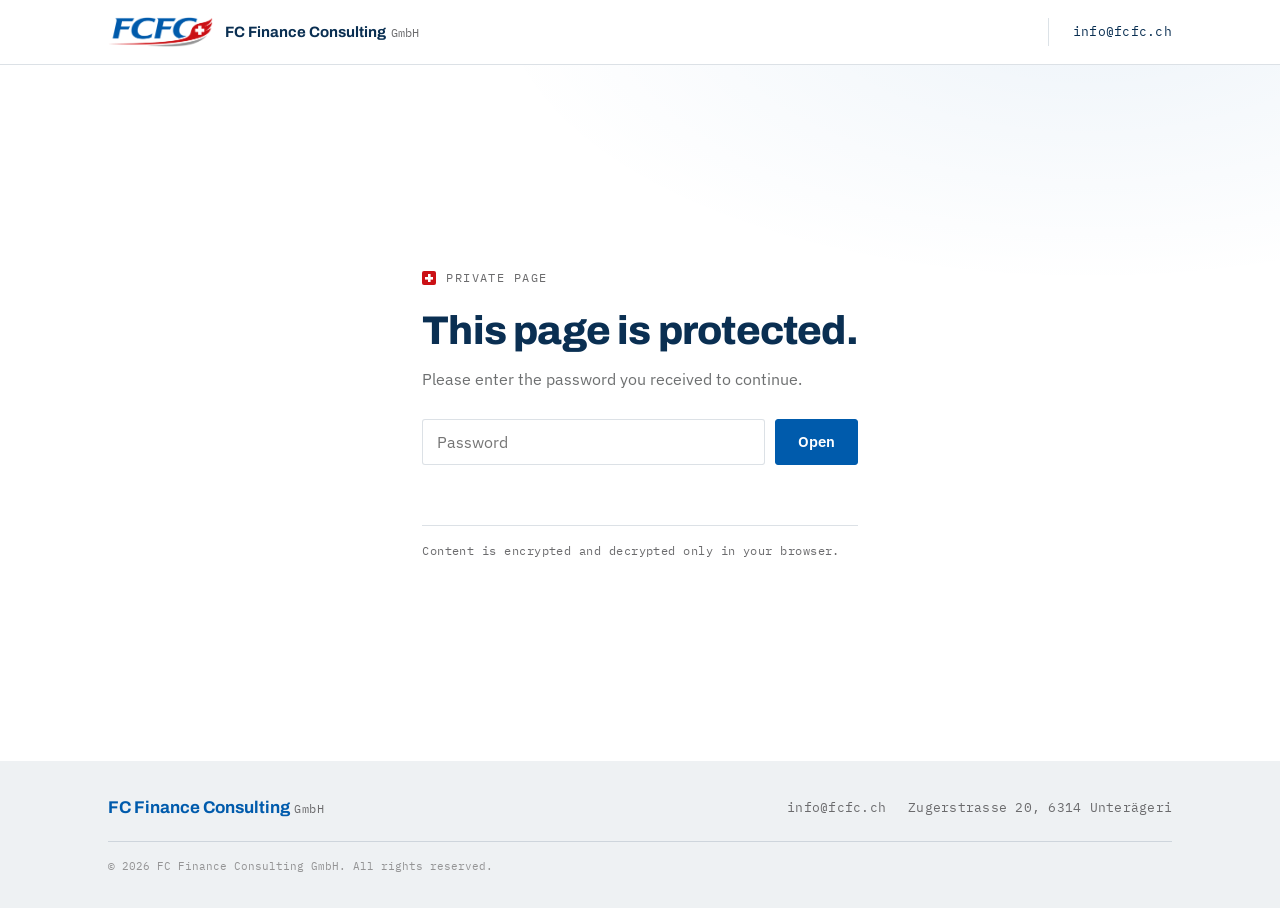
<file: boss/index.html>
<!DOCTYPE html>
<html lang="en">
<head>
<meta charset="UTF-8">
<meta name="viewport" content="width=device-width, initial-scale=1.0">
<title>Private — FC Finance Consulting GmbH</title>
<meta name="robots" content="noindex, nofollow, noarchive, nosnippet, noimageindex">
<meta name="referrer" content="no-referrer">
<link rel="preconnect" href="https://fonts.googleapis.com">
<link rel="preconnect" href="https://fonts.gstatic.com" crossorigin>
<link href="https://fonts.googleapis.com/css2?family=Archivo:wght@600;700;800&family=IBM+Plex+Sans:wght@400;500;600&family=IBM+Plex+Mono:wght@400;500&display=swap" rel="stylesheet">
<link rel="stylesheet" href="../assets/style.css?v=20261107k">
<link rel="icon" href="../assets/favicon/favicon.ico" sizes="any">
<link rel="icon" type="image/png" sizes="32x32" href="../assets/favicon/favicon-32x32.png">
<link rel="apple-touch-icon" sizes="180x180" href="../assets/favicon/apple-touch-icon.png">
<style>
/* ---------- lock screen ---------- */
.bp-lock { min-height: calc(100vh - 64px - 140px); display: flex; align-items: center; padding: 72px 0;
  background: radial-gradient(1000px 480px at 85% -10%, rgba(0,91,172,0.07), transparent 60%), var(--paper); }
.bp-lock-card { max-width: 440px; }
.bp-lock h1 { font-family: var(--font-display); font-weight: 800; font-size: clamp(30px, 4vw, 40px); line-height: 1.1;
  letter-spacing: -0.02em; color: var(--blue-deep); margin: 0 0 14px; }
.bp-lock p { color: var(--graphite-60); margin: 0 0 28px; }
.bp-form { display: flex; gap: 10px; flex-wrap: wrap; }
.bp-form input { flex: 1 1 220px; height: 46px; padding: 0 14px; font: inherit; font-size: 16px; color: var(--graphite);
  border: 1px solid var(--hairline); border-radius: 3px; background: #fff; }
.bp-form input:focus { outline: none; border-color: var(--blue); box-shadow: 0 0 0 3px rgba(0,91,172,0.12); }
.bp-form .btn { cursor: pointer; }
.bp-err { min-height: 20px; margin-top: 12px; font-family: var(--font-mono); font-size: 12.5px; color: var(--red); }
.bp-lock-note { margin-top: 28px; padding-top: 16px; border-top: 1px solid var(--hairline);
  font-family: var(--font-mono); font-size: 11.5px; letter-spacing: .04em; color: var(--gray); }

/* ---------- profile ---------- */
.bp-hero { padding: 80px 0 0; background: radial-gradient(1200px 500px at 85% -10%, rgba(0,91,172,0.07), transparent 60%), var(--paper); }
.bp-hero-grid { display: grid; grid-template-columns: minmax(0, 1.35fr) minmax(0, 1fr); gap: 64px; align-items: center; }
.bp-name { font-family: var(--font-display); font-weight: 800; font-size: clamp(44px, 7vw, 84px); line-height: .98;
  letter-spacing: -0.03em; color: var(--blue-deep); margin: 0 0 26px; }
.bp-portrait { margin: 0; position: relative; }
.bp-portrait::before { content: ""; position: absolute; inset: 18px -18px -18px 18px; border: 1px solid var(--hairline); z-index: 0; }
.bp-portrait img { position: relative; z-index: 1; display: block; width: 100%; height: auto; aspect-ratio: 900 / 985;
  object-fit: cover; border-radius: 2px; box-shadow: 0 24px 60px -30px rgba(10,47,82,0.45); }
.bp-portrait figcaption { position: relative; z-index: 1; display: flex; justify-content: space-between; gap: 12px; margin-top: 30px;
  font-family: var(--font-mono); font-size: 11.5px; letter-spacing: .1em; text-transform: uppercase; color: var(--gray); }
.bp-portrait figcaption span:first-child { color: var(--blue-deep); }
.bp-portrait figcaption span:first-child::before { content: ""; display: inline-block; width: 18px; height: 2px; background: var(--red);
  vertical-align: middle; margin-right: 10px; }
.bp-facts { margin: 64px 0 0; padding: 30px 0 56px; border-top: 1px solid var(--hairline);
  display: grid; grid-template-columns: repeat(3, 1fr); gap: 28px; }

.bp-section { padding: 88px 0; }
.bp-dim { background: var(--paper-dim); }
.bp-deep { background: var(--blue-deep); color: #fff; }
.bp-split { display: grid; grid-template-columns: minmax(0, 1fr) minmax(0, 1.4fr); gap: 56px; }
.bp-h2 { font-family: var(--font-display); font-weight: 800; font-size: clamp(26px, 3.4vw, 38px); line-height: 1.12;
  letter-spacing: -0.015em; color: var(--blue-deep); margin: 0; max-width: 16ch; }
.bp-h2.light { color: #fff; }
.bp-prose p { font-size: 17px; line-height: 1.7; color: var(--graphite); margin: 0 0 18px; max-width: 60ch; }
.bp-prose.light p { color: rgba(255,255,255,0.82); }

.bp-shelf { list-style: none; margin: 34px 0 0; padding: 0; display: grid; grid-template-columns: repeat(3, 1fr); border-top: 1px solid var(--hairline); }
.bp-shelf li { padding: 20px 20px 0 0; display: flex; flex-direction: column; gap: 6px; }
.bp-shelf li + li { padding-left: 20px; border-left: 1px solid var(--hairline); }
.bp-shelf b { font-family: var(--font-display); font-size: 17px; color: var(--blue); }
.bp-shelf span { font-size: 14px; line-height: 1.5; color: var(--graphite-60); }

.bp-path { list-style: none; margin: 34px 0 0; padding: 0; counter-reset: p; }
.bp-path li { position: relative; display: grid; grid-template-columns: 110px 1fr; column-gap: 20px; padding: 16px 0 16px 0; border-top: 1px solid var(--hairline); }
.bp-path li:last-child { border-bottom: 1px solid var(--hairline); }
.bp-path-k { grid-row: span 2; font-family: var(--font-mono); font-size: 11.5px; letter-spacing: .12em; text-transform: uppercase; color: var(--red); padding-top: 3px; }
.bp-path b { font-family: var(--font-display); font-size: 18px; color: var(--blue-deep); }
.bp-path span:last-child { font-size: 14px; color: var(--graphite-60); }

.bp-lake { margin: 56px 0 0; color: var(--blue-deep); }
.bp-lake svg { display: block; width: 100%; height: auto; }
.bp-lake-label { font-family: var(--font-mono); font-size: 12px; letter-spacing: .14em; fill: var(--gray); }

.bp-langs { list-style: none; margin: 56px 0 0; padding: 0; display: grid; grid-template-columns: repeat(6, 1fr); border-top: 1px solid var(--hairline-dark); }
.bp-langs li { padding: 26px 16px 4px 0; display: flex; flex-direction: column; gap: 8px; min-width: 0; }
.bp-langs li + li { padding-left: 16px; border-left: 1px solid var(--hairline-dark); }
.bp-hello { font-family: var(--font-display); font-weight: 700; font-size: clamp(18px, 2vw, 24px); color: #fff; overflow-wrap: anywhere; }
.bp-lang { font-family: var(--font-mono); font-size: 11.5px; letter-spacing: .1em; text-transform: uppercase; color: rgba(255,255,255,0.55); }

.bp-closing { padding: 72px 0 88px; }
.bp-closing .wrap { display: flex; flex-wrap: wrap; justify-content: space-between; align-items: center; gap: 20px; }
.bp-closing-line { margin: 0; font-size: 18px; color: var(--graphite-60); }
.bp-closing-line b { color: var(--blue-deep); font-weight: 600; }

@media (max-width: 900px) {
  .bp-hero { padding-top: 52px; }
  .bp-hero-grid, .bp-split { grid-template-columns: 1fr; gap: 36px; }
  .bp-portrait { max-width: 440px; }
  .bp-facts { grid-template-columns: 1fr; gap: 18px; margin-top: 48px; }
  .bp-langs { grid-template-columns: repeat(3, 1fr); }
  .bp-langs li:nth-child(4) { padding-left: 0; border-left: 0; }
  .bp-section { padding: 64px 0; }
}
@media (max-width: 560px) {
  .wrap { padding: 0 16px; }
  .bp-portrait::before { inset: 12px -10px -12px 12px; }
  .bp-shelf { grid-template-columns: 1fr; }
  .bp-shelf li + li { padding-left: 0; border-left: 0; border-top: 1px solid var(--hairline); margin-top: 16px; }
  .bp-path li { grid-template-columns: 1fr; }
  .bp-path-k { grid-row: auto; margin-bottom: 4px; }
  .bp-langs { grid-template-columns: repeat(2, 1fr); }
  .bp-langs li:nth-child(odd) { padding-left: 0; border-left: 0; }
  .bp-langs li:nth-child(4) { padding-left: 16px; border-left: 1px solid var(--hairline-dark); }
  .bp-prose p { font-size: 16px; }
  .fact { display: grid; grid-template-columns: 72px 1fr; align-items: baseline; gap: 12px; }
  .fact dt { font-size: 30px; margin: 0; }
}
</style>
</head>
<body>

<nav class="topbar" aria-label="Main">
  <div class="wrap topbar-inner">
    <a class="topbar-brand" href="../" aria-label="FC Finance Consulting GmbH — home">
      <img class="topbar-logo" src="../assets/logo-mark.png" alt="FCFC" width="480" height="137">
      <span class="topbar-name">FC Finance Consulting <span>GmbH</span></span>
    </a>
    <a class="topbar-mail" href="mailto:info@fcfc.ch">info@fcfc.ch</a>
  </div>
</nav>

<main id="bp-root">
  <section class="bp-lock">
    <div class="wrap">
      <div class="bp-lock-card">
        <div class="eyebrow"><span class="eyebrow-flag" aria-hidden="true"></span>Private page</div>
        <h1>This page is protected.</h1>
        <p>Please enter the password you received to continue.</p>
        <form class="bp-form" id="bp-form" autocomplete="off">
          <input type="password" id="bp-pass" aria-label="Password" placeholder="Password" required>
          <button class="btn" type="submit">Open</button>
        </form>
        <div class="bp-err" id="bp-err" role="alert"></div>
        <div class="bp-lock-note">Content is encrypted and decrypted only in your browser.</div>
      </div>
    </div>
  </section>
</main>

<footer class="contact">
  <div class="wrap">
    <div class="contact-grid">
      <div>
        <span class="wordmark small">FC Finance Consulting</span>
        <span class="wordmark-suffix small">GmbH</span>
      </div>
      <div class="contact-links">
        <a href="mailto:info@fcfc.ch">info@fcfc.ch</a>
        <span>Zugerstrasse 20, 6314 Unterägeri</span>
      </div>
    </div>
    <div class="copyright">&copy; 2026 FC Finance Consulting GmbH. All rights reserved.</div>
  </div>
</footer>

<script>
(function () {
  var PAYLOAD = {"salt": "IY018yJ8fLCd+1MEuSf50g==", "iv": "Py9UUHjxwj/veKxD", "iter": 310000, "data": "SP1hcaiMAV96UnPWJInAfWPanMZ1nyd9idJbk7LGOEBFWDfzpLtgOOfEa7Reyvn9/eLj4z6suM3tIH9z922kg+h+ILPh12upmZQB9A5xBcEAHBQSY36BJzp+uz1Fz8yc8Id1aqnk89/JPXyicoVuQMr5dHQsKXOQAtwk69Agg1tWCq+qEIR3Ulj8yTA8OANrqcAIyhq8TlSdWha3N8clGqOxgPYg/3dkROb2gCsXyEhiFCo6XWstGAxmKi41xiqOpn0qOHIieRBZqUVTnYEq1542+I1l7YZEoU36ckVnmgGNRJSZy2oXkg3dCqmupin00NvhC8IRzNJpo2iqA6qrBOCeOL6xiRc56BApkJSwa0nfaIUAjpClt3UHHY/LoB3ofGh5T9HrW3EzIq2DJAnWgRZAyP0Sb+/gtWaF75I5T2+s7UOuKjLDqYaPYFnMUhiYbVaKOYUPZUpShXhpObDZlz8AeadadQUxDfaKQbfomN9oy6hrAyNS/kxTlU8omCgK4d5S89SkVemJmMGBIRPCH3zbp42kv8c+fqIkkQIOqbB+/NslT5t8R2zbQRLJKyzfSNGppn40oh7yx2A8lyYhVRIVwq4fz/2a1RsY1qHS4Pu8iKQ0yJSTZtvpcq2kKO2vF2Mulo0eB0Q+PKrDhTHh87CiHgLOigpiqFBUjjjjM9oxKrGcsUaIysPeXYJlZc+r5gBCStJBGwUl49F4C1lmpc535iDFlE3z5yNJGNCQzvngazyh+yo/MPrDR8NBWytJ4k0zGSSW9vTHumTht7UPzsXty2g6apggInSUcXhJoUfpqJUsz94d6hKUYtIIqLwXWC8FgtR/kJ1AuS1BESgHFhsr9xi2CQE3psGxRv3MSAmsBU0c4QXuqbIyS7zaAtI5VF2ngsnSiwv5LMGpR/Ottenp9992BiApvmDu8NyGTiDGjHbsR1oK86QZ9ozYZaHrD2w7buO9vzRZfwj/z3JMArEoe3LRpAkkKcZQ9T4VRr3dDhnVjYyN3IQRXWD78CxktH4dRql/u2+lSU9Rp/j4ptDRQGGPxzKLOqkshnpJt8UfcV8CmDxgrtu9fVrPQeHmLXe0SmP6xKxH6Tx+dXi1HWyQXdx4nS81dK8MVmZu6NG/05i6OnlsxjJq+R5AnCyrXnT4ZXkWxTrfMb/WDiAew1yeQwx/knMxfcAm4viZuF9v9D8coF9z/ytpkN+6q47mNBg7nrAfB1VgF1dxkSI6/CI1IoQK8l0M4s9C/rqO0/YWpsAJC98sE6eXJMAane+/rvIl3WX4kGDh5Ba9qCmu2p7+8UlMrzWON8VA44N78ntn9l7ZonFQdaSM97wr9zk9+mjKwfA8i5R56Z0iJJrVmCGeNb2BgMyvm7736vW3rzFSQ+h8DFWfaJ9P2tQHYzzVZp+T1j5I8zvJI35Guy7Ag4TditQpZ/sdyHdq+h3DZANdBAsK+GQlWydX8s8lM6KOYh0si5dNPJvQ/xJOgmDBTY2iJ+CiWlM6kSUMWkApB/Q+ZtUBLs0/irIxPalYk1/0eEHLEKcKDwcC8Llc3+5xCODXu3ARaJHDLx4mypOEoMZ9ypuA+6ZV01QVOyevyqpMcVuUZ5d9WtpAveMniUVrHdIem1JdAAOk1sIPtBZWWrH9T6/6yQu0+B2fkCnf5FksuN21gV/eiTipzDe1CnqdYCIN1IfkiLXAKQL3Jn1W+KBUe4gLaAJ+59ZrMMnHPXbCDZJEvrHHhz8U1Igo/93hytU+8tIKWRdk/6EXi4aSdVcgMTxczNgn3057MlPbc44FsTPW6zHU64shvcFR2uSj1hJVMwq+4m4yYmo+7Cb0zAWT8H9dbYZ5Q1V9yW1HggQxhTKSBV8TgAbraeZ/cpaV0QvSIuEyKKM66JGRugx/JBH/uFv3vwmW1IGzdeyrmA/oTSsvMtbLOUB1PSQP64RaQFvMse8Rha5mUOOIrehk+a67mXz8H0mk/2t8CNROabiUoGlWs72FiAnEpG4a+mJ/bMpIpnlAjmH1h6ZKp+NC4sOOuORfFyvYJSeyNNzgUzkipBYAlhBZjqAkF6WrC8LaAOK3JUQay4ZWIeQDlPQWrGXyEoyZP51ThDpOmopL9Txgjhn/VZsCR/eQOAhlZR2ohG1sHBb+f4zcUoP4Vbi8Zt8lUN/s7XHanr6B6d8S887kxNfQQ8t9zZjZB9Kde3OSisMqljIbg6kU79sWtIm/[base64]/YpAHJ6U+0d6YVU3pcvvVlcfF5f3Vp27medBFDeWhv3afuH/K4yjuk9no/pr/YYJ3YlqXXl5FvAS82P6DMYoGG1KkfA0VJYWvneReak+TuZj2ZBqdual3zk/99SJ8ABCHU4ASRptBv/5z1yL0KAvI3bwwk8zrBPNNPI7bge0qQO19Yd6+yR14uk13Ycca6c9MQPRuqavBXvSDJSrXH1aAivcLPVUVax8j+iUMrl7EloCN7RlFEIkhTK1rCPMA1HzoId9WwNheqfVgyiKuEdRpwAhaGl4Ys+s1m6RQjXbPRjk72vHVL933csxV1RbWVSChck0cxgvnT/[base64]/7TJ+MPtqfYxD84QY7NRZJ4+5fwcCd/rAVllePHghNxSPCs+Gr2z8sMoo8cMyheyb6LHkqaIIlcvBQN9/5ThGN4Aj0DT+xmqvxTu5vx5cqNolCCr1xZXGRdYpK5zcv71liOxDUN5JWnPNzSB9T7go1c1S1BergfWmRCZroZkxzZDQyrgZpB06gBbEi30tbPKqoxLYmPZkcisP+LImexk7JXB1BTNs/JoE1LJIgbaE7Rrxmmyb/Pjsbo6qYzKGespZjptVN5bmQZg5Y07oi+WJl7dDkUM/FhAPNqWY9nNSpe/Bq6UGUdTrzIVp7xA1BJuXlZ+bObYUsZYtDArOIk2zCM95ps7wStN8HJEn8OxDrrxl8nVgk7QSlwPr7ZLOlTrTL0sxGHjXhwUKLRyu71AYZ/rI7qZnWQAwwIF30dXn9h96dJslGe7+15OcjH+5UaIQFwWoB3EZ7lbdVeg719iH2zB5tI/AOm17R4rmpwmKF+ynTM/4c6eoPDzhLXPCfoqr82h2lBnCo8AVgnilskIogr6Ke8uAqMq4cijNxBN7rZwXx1W5CSKYEp2nLGc8aCClKSSQzHHNU+SRpCUeMCmGH5jo7rt1m+iHsGsrhn25qnBP/XqTnKbdvR/+xpAW+crIv3QdtSENA2whm7WTDP0N17w5SIhy9KDEcqbinKk++Rl5AoM/TV6AE+i0s0Wr3qibw8f9JfnRJ+lpHfTRErC7yjJbxfO9td4yAVm/Vw8ZkgocJTtuzRexHZbv2GEsS6Ye4SVf4F/2PeMKgVJRsN+qNdgdqUzWQX9UgdctWPzbNw/iTqdzZy1dD+DzBfTHoJu/5FFRGFe5vGjIaAUinOz6ah0iz9Dc5S8PemII5oxVfxL0d2rNLk9jDUhCHRtz6+HbDS0x7Llbu/cNQ2vVJJ/8hF43kfW91AtAr8vF+lz4JXrx8zCpwz64+ueaHFGNvoGCSsN5UVtPjMdyclG/ingrKDQVqHHYZUgje+WXSjvnEMsR8nDR5HEIflsw4BYWkODvaX/6ZY0abSZ0whxeWjvtnzxdV9Es79zH/FfMfLFSjHAXTGDNGY+Ym7QSwrRqDDEA+1+3yefh3uE6bGso+Vvm4qn6AIfGawfDHtaMVe3nQXUMyQUdOaGJeNEGjb/fmIpVeUQ+i0bQhEBY3L3+0khedDzYZPHVV4590vJ7TZOU6j2rFo/2kEVW6f6WsKOxmnNFPjfjirp/BtuGmKmZRIemRx+K6gtrzz2QFGVstkWjSvD2O6SS5e5fM/rX4SS7yHnYMfBU4V4qMxUhDgjljJ6DFPRApQtbj17CTDtgC0iu+LQWOA4FQWLoYwNYYMbXRmCFm7mcKLuZLQcPYumCgr9wb3Ra65e6maAIcBvcXn902O69Yoob3qEi8DgJ8lYzHhcZbd2oNBlPZPqdcrDWLd6jX/zkRyzXL1vmIauo6rzpWUjkLKSGcbCWnPPjmwJde1SszO4mGxhZ++Z3OOTQaLseB9NNeYGdi0p3MyPMIPb1FTn0dJ6ieWOhhZIzFyionpzbwVmW1T3O6kIjmB0zRMXwdLhqHyZ/jtaPI+H6hGCHBhtXVUV1xHRttfyxjiZVWmTpIWFT5pWJaj+pk2PiN1lmyq33nwy52iffO9uhDbB91h/[base64]/G37DQr3RpnhsdUl98pUMo1lsHkSKblEcadjfN5x8GcEsaJ0DEd4ba9fCGHUBlLLxlFr38NePqi9lvwt0hWFUBkVWdjT+BUQ21gcgWFdLbdzOLZTzhb5pN6oH+gnjzBQ16CvbUGWlc+o3YyaEFxLARdakiI3rks3H+8pRacmOjg8YYEGCbtWBT9n5qn+Sq/CgSELA6Fa5SrI4uqKs0FLz1BVEhC59kfBram6CaJGsNvxONuL49x9KD074Mq7muikPxwDBVLCGCqr740gWtt+BZ/Xcx5PEDBv9ITzuxEUNmtyst0WU/[base64]/paqmcm1Afq7jMXghOwhfPR/bPNU9gn3icIW7lj+sJ0ulcT9oe7AQZV8ZRNdNci5vNh6+i47AYiwILqCM+tsgqRaTs6FyvkKowJhCSdoROnU4PmYmjl1q64uTK5ojrNzgvC3f1oGCAwdocQ7ZtUml8muq9iEN+u6t2flE7Ew9fRdZJq93UsSmIJ/u69/+/Z03U4czl0wu3SDr9r2d/Zu2EmLnJvIx06iXxulxz35gKFJdvthoZX4/mOmCQWrDtq2PWk9yqQ3Gor1Vrx7+D7v/fBZG3HwwSj2p+BOmQVSw8yKAIRroK2Xx4zeisXDHIH7fLSmCT3eQo8T225ATzFHWBDiBOjWtJ6hfSVH0ivp03Qg4KAvDgYi0PSVWLg1irFvYTuJMOeDGjx5WZ1zcM1ttvBRs0YXcwdCV1PtR0Eu8A40IPrPv46Xa6Pdu9RepDsS0AbrqUBtfAFvbnXbQfcR/JAFq3Exipnzz1Si2NRNO+fnyx4i1hqQE5k+I/vur8KPwOxUwjbqB5broMVKuac22vpI4gXnt6IbPnqWR4xsxi/8J2Fvoc8nwIHZmRQkYKhHW/n0t4q4di60FfXuN/NJz1pSaUlMhrAftIlirq6njMoO28bSK4Xx7KjPV3ef2zQg2hin7yXx4sJp2gwuXLRYZwbe7EI1l6o6czRs8EdDjNFDRNZvmYH4irBIb4yRft6x9iG8+kGEl9Zx11zshW/sSs3K6+3WGhPUzJQEMNd2AJbb95RnjcZYWyM/f+3syosiWt/Q4/dRBUpdjUBYOvFvUe4WA+J6wPjJucJ/aRmCoKkByuq/CUePKVsavAfxCphebPpskhnZsexhCb767gZvGhpsbmH7OJ7Dh4rgBobNWypTDMVAJ4RHFBxNZ9Uo1I3FTquU0/fdV9yWDHYavF9eyFbUVmJKBW69v8Rl6jPli0CLLprV3CRccJ5p/htIaluxvjkc+YhAJ0D4Rq9VOsJaaofhBc98YCrxUINt2VsIdxX1xJFUXO/8If3k6wXNir/A14DovDIthFsTEcJlB+phNBEifuA42SrVh0rknQUtF3gq/I0S+Nv3yNdO6d8JgB9TDNa0AFcgSpbNx/QMUyqbWn8hIY017+6yJp1i6YtDkfFMz/qR/bsW6Qp0gvxR6YeQIyd6DFLXptMKQsumNq7iwLUwnT79Ol4oyC1y0+WR3zoJWnY9fVQEI8pwfJUjJDa1prhziZmK0wHVBdT/E6rGviuFjPLU52QaXpIr8x4JGmLvmWPVgBBCib5ftbw8uEggjFMMrKNCQBnBXv/HpBMMjLDfzpW6UKhh+T8+jocbfQAMWGOg3IhYLFjM8AnPwdKfa8XaVUYBHxqGgDoZs+WBn61W3tXvhy2Z+lFW7CA63F2gjCESEIGDQkdsLoof8MJg0/I8xcp5NCfBIIzRydlK9kMCTSCG054w6ZV+QqijfcWKsjCzXg55Z21w/M/TVfpgNIZGR6V6tT58z6+guqjCLNQ71BB8J274b3mlUVciyfeFxZpbR4vfPP9DzCxhhw7A5AmlVc6mEOPV1JgEOaAnBaBQxxtGXeEFjeYTQ+pbnqda7QIXszudUVWqVCeZpHQuEuCyp1ZYCe6DRBtrl4eNxMn9uPjG5wKzTd0ZKEN/V0RvXiEB78VuI4wKddOEuRrnrisWRW5bnJ70eLWjM/KVAQxGlpF3mbaaecRS+VIpOPw+ZlRPzaqtI8ZQJqcbDErSMz0+886UabrxndahFN78+ZDp2mDMWJ1ueMUrgCfqhSLGpsHA0oSKt44bEK/674GmqcTIx3pw/GZcpKM2BEIfy23bN4t26yLzmKZxoDxLSy9Y8F0dF9V0RTiYc58a6VmmJrWJlOKBQTurhohuh5NPbRQia8gt+ve5zfo0vr8XU2u5yY5lNzpzmualxYnKXWos3DXywzlyTVNT8aXOAmjVHD6ljQM5PlaGbfDdTju1E+l6dSMl6tFe/9aZvBsGOfTp8CmvfI82KWk/nykWOhE8SnaOImOd8sq1Xv5lG7HJJlvmrBkot139omgbSxLp4xEQXTklUKDHoLFuFP89aZSIa6SivKUKAVAjBHeJC4JpL/0PrE5f2pE8mwJeVVOC04+4mN27eyHLPzz3fwTDvTEeZVvGJuxPYVHHA6cvokLhEO+wTmnIMw3NCFBVG+7RZhYHSGbZB1YXnuo3Cgvn0VFTPyTAn5c23T5ebCyipw4JEicW9LiTKoLHvt0tnFBPb4TlCoKuO2opPViF1jb+6nnmwIHZc/TOIpTf3/emoncqTjGAc7NLhNZGn5Qtc+pYqdN9gAv0To99A5aQ2TzRCbkkGorREmgGETPi/YYW7W2NI2igPh/[base64]/dY8vZaGpLrQuYt5yXTArE8HQdpBUQQizq6FOowuPLpOMXKH1YNO414IcXXwDdtDLVmbAFzvzfs/1bQzYRuqS8h+/WQJT3nOlD3cn2qp9SSMBQlDuVDdfGlBWBy9O4EYBlAK67AIjd67Dvc4r/QIW9QHg47IKFAu4D0n8YJUsFB0tFJTFH+oIzYhpLI0NRY6d2fnhU8YIpxE8yaGykYSwzLnzCrBvBVRhsa+JMB0gTo/nhwD2mOvVMdvtkKKBfco8P9A+nHM28ilPunvfuuNULoC40hSKSa/Zf697vX0lvYNQg1ZAKCVOak7vcGx83nmr47pk2MQhy2M58i6GNV/PG4gh5scdmT+WGV3yPL35pZiXEA9EgcaMQUWhZghsFc6YziDglSyrZJ0ABin5wHEEvh+ziObAw+IJeUAlfq487Dy73Po1wp8SWxOmypegIONd5dRUnFRKQsRTr8NiVg4ixsPW475WjvbiwW7e8j3BavD2uP0IwwswZj61CfToweaTyUPNVpepswiYG79boUFeY9UC/Y4sjV3rg0imeKgKdgAT9unhglW2qhdUnztZxj+5fP+ByVdbhj+h6uA2E3VMTAue41PK9A2ov87Th84PAwkLWA2tAeP9FYFhMjmmnHC1H9HQtzHXWwlMMfimPF5DI8Fcr7W4DLSXhyyrIslAfxZKzbJYHuLlgfjgL2bG/mp6cwrLDe6/65oYmOHkMjUSrdO1V7cznADZ4JVKrmwqEOXy4qkEs6CLBLkXWRIaw3UMnjvFYFNv2E04W716FC31LuhyTcZ4v7/RiV3XtT7CEGhfe9mvNIr/hCvq6xJ/SSP4ZBJC67TRG/5+o7bo0xaId9xZnJWLiiHD845+49ZkavNIxO3KMD/9J5s6Er86WCJHaneircI9UihHhjYJ85DFgCHngK1LwA9lhgfPBABoUieTPU4OZ0CXcBYQ1yvWz6dti7OvfLArAfyAeQtqnYtakp4OZ+hkpx08AOPAts5c9/bffv3uifnYLm5btmu1LqycMLRJyGd69xL4/JPvxPZgLwFJspya9HXMRYbkcQ+28gmbNWf6OJARORD20Hr+x8+SHei5HJZ4PRNvUoEB2L1f/OIsQeYNlYHD2J546NS9YincF1WOU9xzt03wd97V4WtsuR1v3m7CE5Hkg+JIeD0Hc1Jw6iRaU3tsKT9vXyy8RaPIu5PX8+IqiIzqF7aV7WJSH1eqMyegy63ndNEVgZ9M/[base64]/VG4ZEtg33fdqns7FUH1amHh32/L+2rKCGbHm3OgmeU8+6e9sAhk1ZnL57tD33JLMQKH9jl7BbGAYMwTKKHFUfUGkKl0USEqGo1gFBbgd0g+EtCU6jZXE8Er116rKAs0JQQi3upRvpEYSjz352835JIIf88Q/XNSw7uTjYWU4zI0TjraZWyuTGPGNkW+QQNuV7uEeNPIfywG2rXn6y2V+g81gwmzecTakaoEgM/kRtaRlZCl2vOriN1do0TD4bFZH0ErnOyU4avVsJ/[base64]/[base64]/PIxYUrNQWQYJ9WLQaBpMbf6ybmK+rejxSfltSxt8L9spvLAGfhJWaB8dPN1WumFuXbenldGCAIzNjP5hNIt1/WzIHvuoFn3KWPZv1LyADFbQrWrvKa8hgnBtGpVarxlfOKJ44vmM8LEB/qthcU2jNBAiP6V1VkhvuUMYWrwoCDjVTuZ5GwytwhyY8sfyFw2P+TcZuSVqcCIeZ2yjJsvmP/skgxL+Vjx1wITprOh1a3XvkoNq4U0hihTxafIG21kIQPKj0D/r2lTqA1EyUpdgAnPNHJHI2izR7A8qcEyYX+EQHE/za5oADRkV+jJh5pfinfu1FvyQhSjL4mH/wB1GJ5OniBlHyQB+gohjUpLCvRGk6NMXgCNgaF7LTCA+FbW80ElmYGA4WnnNK+FmgYQ2ONxrZbQZqBa8TLnKY2RtC0D7POwnfnD/w0GU6Ks7EQQEW+SzPG6u7/L1l5sgy7Z7EDQzyKGWaa5GTA6sN2MflBwIjTwkhQoTLIeaS86YiQYbr+WYgt/urM9XH+bXqHDsUPn49F2BMCvl0p7RedUB0N3R/A0BFWR4GpLcvJUoi1zM2EFecVTkG6nfP+4KoHPCbaKpXTTcSRkAMNFeL7rwGBRX0tMkiGP0IpW8x0oNMGmuq+R5mBnn28MCCbkYEcFknKoEHz/CRjWY1RecxITmus89nYIcU5Y3IIvb0yCrbfldzHZwMXfrW5MuEKYvnxCMd8R0QL7Hi5gcxcMCyiVKY43a9JCrgNtDCws2hqhI8j1A8o0cNp0BckgD3Poei4EtVLuXqQBB5GV23njc0bm/MwDRdXtG0fwm1h2dHe9/LKeLcDAZX55UK4gdFWKmgbhGZFmnqk6iWiXlr0pNalhZRZguH56HyATw6iPtoZqeykgmiLKuxapw50yLbkPd+i5yBZ/UiuFHpC8X6MqKUNtoJcxYEQgFti1+juLHAYCv2/UMbyBFE3/4uOnWOhq1Lp8AbNPoYwZoJtVMSUoJnfEia+1XFfw3fiz39TcLf25LrV6GD61bvsxXE2NsfbNkx1EoC+bgOzTGVkFJsrFxzdk0gfX+/hJZksTB23kMbwBv/74+V//p7kprnoKJl9EFesUA3lIfpuQJz8MKGOAawYlgw9YDYPnKKL0JVbCFkJu8XoI40JkiuSpEc0HY3531mkTHFEJP+SHei4bTL9BEX+e5dLCyhLQA/wqI7aU7sFepX84rPqHH+PVwrIIU6yQ7gx0ew2dFwxajlhxfQk4VSj7n6dS1BFqf1evWuiWB9VNHeYbwYttfOIbIi8O+d7ur5cE53mTd4gCSDxXOYcI9eVx/7atw35O1GZbzLqhc910BXpAPDrnF3bzppLit0IGFEPSYOPkP4AQJxwPfg0OoOYuKcO2A0kRtYi/j3MCgxEc2vM9aMNelMk5ryfFpY9cl+n2aOBEhJQY2Ik5QCdVI3fDLEnZpfgBwKUbN2N09uMC0puFO545CKxeNxoUt2izbNBBEECWhP/neZJNUbp5nPOfFTbxPkBO3lNYzW3jaQ/v3U/01OMfK3DDGG9IRWAkn52CYDyuUeDdhw7lZlp047Xs1Jtm0V3dpRemRpNRlPHk2SXKaI8xAJtKZPgp4qwtFpWa+fL5YiM2sno/StQFGZNtP++skCu7Ty2unDZnykbNWOcU7QLjrT649b9T85b7o+Zfd1KGFU1MHunrhv9teg4MNK6RWUoPdOdCvZWTIDYwEAPg4AlhMDq7iRBVzv+6CFuDDPQ8Az6doNEHoDqUwyWxvjPFSSQaDO50WxjSEmOeCg46eP8a+a9wqowo/5/t0UOJhMqV7/dd+2QvVmzLMYfjS/Bdu7D9TVjo2EzOzrnM6jpkP1M8djac1Hx9l1IYDGkAcJLcnMWFTMHEpWpp2AqtgW0IQGj2Jt3cNSEePAa3HE+MbiPeFENTUxCxslMbqhrklkLql0XOHzJXhB+/PgS/6KgQASY1Oq1E5wX51D0KvlJc2d+bCpsac9/GIZX8sZXHaQgVhwe8SgojzZLmC9s/tlrzxGlED+yKzPtRE64D5hdsgx5sjGedgfTNhmUibph0fAo1lyiIsYHR156AuAnS9NtpbMjM/HbkTu1Zjoer2qBwUO3Uh+pfXQ4CstVbg5oVpEqIIZ4gY9CYe/HBsIbT7I8flmSe0Tfu/2NwsJeMtJelPAjmBo1zClhLtws3KlE9HQ3GeXFFVVYBIsLjEkEY5cCQ5RCku2r56sjH8giKXX7vtnQGrJ3fClpQ55pDToe3Cfb4rLjmm3t19fo8Dz/WBKKbSO0tvZPwqLV8BJdDn9TAgcO/l1RbKg/QeRZhnNkjlMZW7Z0FGXvNYrycGwxj4diwDXM6sZQTIQQY6xKOwlHVZx5N865mJQwOHPJTLyYbO1iCEsdawB7lHc1Ds5n7/xlng0R4NFXHI/Jd819PGrXHD1izkdR3M14ujF8r6JkqzKCn8BcqRMq/CShdyIfTUDIupRCdcaEbUUjLdLDEf1ExhLsykjReA2Qx6ypyThnXsdwxHzZRT5UmjEw9iajffNdNq3xcNZeu9ysTKnnH2ns6LpJAX32qadHCg1/IPxWDFnr51XcfOLL7mi9/M6mVzFyYJ8j8rn0SfmgsjCwXmb3PI2sA3KL2yay6MiCOV2aFpFtoOIiN/g2QhuDsu79gqMJQJFXjHsOgOZR0IbrMkzm80iT1dafASXiKLKEZO7ESChdNSh7KUNlNzoieFr2SizYcD2pYvoYz5L54v1wNMk4jmhD6fANEnlcqNIhQPkOUkCe1i2cgMGHHcfiJe9WGYif2LISaCljm5ws1Io/ohh4rPQvEoZeA3dBxBxeKGA75aL/2fkAd/hkaqbhElyfBRNjmzJ1M+sxnqu7Fd3v6Zcp6R9Kek5C/j7QHl9O/[base64]/[base64]/tuYY9jgPLGeeXb3wfu2x9pzupB+SywNkLn47dFMKppNqG7oZSsuj9mYuIN0P4hPGKV/s7/ZGTvPxtFf6rc/KPhVz7dKjqczbJDq1aGJFIEle/qA5FN8Qr9rrBx/1fbF45W/ySH6TwxMQsfgchjwyHRFLGE8UPGQW94nfMmcD+C/mNQWLwSzGRwUnzuytPm7oRGRPeQkOIYmRmxtyGAbQu2uval1TJ7+fp75sM4p9roppasPw9/X9wrLW5weNl9MgDbiWr/kxVSrgjOgVgXBoEO4BTzHcjy6S+D07VgHDTuCoA6IBtbmQPsDgIuEtYIfI9fOLJohZvK6abz8AEwy68C2k602XPgi3upQl/8lfEVHmPouFb7HkIQcJO/KiB7FBQOv+l9NVLWh6ZkYQskJRbn4vYeRlTuBWPXkbGpPZOgEurFlTjXwf65w53zaYcNPOdEEOYKXc5hXBnc8+7CgppZW7gNBEtQ/JQHddM2+u0r55/lH3a8gw3KUej8sL69SUCpe7ddl/HpvQBVQ7UjHCztaRqUAboPcBxYnvOmH89nzJA02mCYpiWRelWBACwMS/Jp3q23g582xUdmj6z1oUORovJiFMQq+qFXZPtZ/Rl1CVHDRB0LMtYekH/VjsR4H1mIBY7C4+X8V6t0rSkpSMJXq98pei+qEBwLVpGfJBiBNFI4ry1V4H61TGwWp5a1+RWATM81pAuVWBA58SQxp/8Fh11MuOHfk4d+6uPUSaZpdlsBpmUdbH1KPRycxVPhP0eUn5Z4OVzbLM9rnqr4XIRzXL3nyOSnhA1N4Mxy9f2JVZckxXT9/vQ/JbwsAokXWZTf0Jj2Dc3G1NpGICbnp1UqFKEeH/+K7VKFzwEUjI5JP+hHgmp9CfH8X4f9zh6eDyrpTmenNbfiWYpJJ/0I4t8Ww3qHQa6ng099NJTik+/lX/HZ+tpNJgoY0/urIfUKhiXckSx8cvZ5VmOSJ7lwB9sKQ/CcaXjo3AXZLFOhAYQD9wCugF97+BEmibyPxlLgAkKdIxQsxOxdakf3sOE/lbQmv+nPFJBdKc3NlKQDZtMztXQr/8uW95So6NmpKR23WvNJbmyaQNGve1IMVphgozJ1kcYSDZys6JDGY06NFQLSO3MXAiiOyS+JYP9OcGwh6ze/bptxn1DCTAdcQZAAvag+luzqLE8kwTlNTttdPNbyuCoZ602re35NxGrX7u6ajxgZM84B6C/oWGBPLGXX2pi646jP2bNoBP8MxGIwqQ3kEzFXsX4UXafIQQ0BURnSPvHW9pH0b9gc2UrBhFn9qJgJUC++UpB5EuGHhGQSRzWD0oVR9SfEnMjmxvf+Bzxfhcw62jViFakMWRMDrUzB3rDsH8EVf2V6l/xyDj2a1sa1Lr6s/2zbz1Rqekr74Ug9RDYEE5SVMmfbYgUP0GhxutvRfyaHoxMSD0bROdRlggwd22Yl0MHp4X0ksNEp0BC50g9S2LkHWqvdt2m8EpbyLgVf+IybgvVD/R/lZVULJ+gGUrVJqI7rjk+CIhaYp0AWvlaLgwwWhYaKLwlGxNB47d7lqHVdA+s6SYuDT1OmibfX4knVPyka0r1rffc5VXVSJyeeiLX+Rk5yJHK63u6gVacGI5rUQ9hndTZ34qOZg06RTuCyyM6/zoAkfb8oS85oe1/YZioknPOvadXvJFJfK9aAcekHVr5dwQu0lJ43N+jdOu6KQ32iSFZFslrJMPBw90xXkKFttr/[base64]/Q8R6GOWNTiz2i4noTbaqZ/CAXSjDYTQNpEAEWM/qEH6SRlOap1zu8nA6pE++WjczOc73hhFZZIbp8XzSUZAWT12lQBdNZ3SC4MPOIrFRDrnC5g4eCeSmfIrjHQqCNo18GkMBC86Pwae/QtdPwYju0XlXbZGG/e5K4bfMsB0sC2d3oz6Oir2Wh9HpTtt+zzybA0nVnH2Zj/1XJ+VSMENYR2QRA0PaoXVScjCUS2KlPHWJga5aHrNVOJQuhaAikumtdk8tzQ615TDEiES4NY20nHAOJvCPryx+/Lt45yvzxtNR6BtyRbQUfHdCCFEaM3XWM/TpUj2ZPzIB8xs/zP6ImmDf51DyHZ4SVq1x2xEwMcFZkOc5Ag+0JU+HkI/A6kvuexWpdzR68TWfRgF+i6tpbW0YJouFVJvr5PVmGQsWyePaSmiCQlMdY6ThbIeECxgkeaulEceXZ4idZTjQ1/qQAzjELS67vbaftW/HFsBorAnhiQUx1pwZb4WYTTfCenJuwp/S5A/[base64]/ZnJXXmNwyssFqHmWxcYs2JNe1reAp/N0VbTIXRUiXD8s8FCP4kjlwHoEvcI382fCtuVWNZbGOSNsxHGUt2mCm4njIodA/K24hO1ClnDwaDQ7wPu7867WJO6tsDEn0X/IgTokHMBJgSh3T5mwu5dU42pcaw/Bj1UhvIcAMcNIorCf0lSrTByL0TetGZca08BCyBLQEi03kVJ3JRZMxtKd2ZUuGTHDVlxY0PSVIs88I4+tuAyg440i5xgEcdV/Cmvzzsos8zqRb2yiT1mSZ0MChEq4Owmvs6m/1JbzOkXppFGF65h4x2/fN54evo10u2PrjFiiizH7IWB0Kg5ufs2FZCn72h5q5w3s3Pyboxt7k/WNyPxVe5ZpICi8bjbJx16iriJZj9yZGgpC+ppnuvUivRNKSvWjIDif5xewKZf4wj4tZ3vAbmPaLgemkNfuVMCClmG0hkkj+l4MBy1C4fLfg7HddbRDo7dnoF/e6oHRxxBGLckbQcNNUlRZnQwcQeyhhgrmg3VU8DrLAcOnWRF8BwVRWl+h+qdZpYTEf6GgFLoVgKg/POyWZtNwHuptKx3fN0xXD8PyPZJ1MNNHMYHEcM3e7UkM+3bmdVZP9BYNHqYX9c2/5SOyekMftKPnvguf/1BmAzmyR9QK4/up8jI/BucWd/VAJPlfaxYovr3Qunklqe3WISML6GPVjEoOMcyfQR6iTr1iIDnY7yHsuOMuGpwbljc7PE7b6fBJTCS4nMQGWos3HqyJZblSKgUdp5H3P+qoIRVZCuHcq1xkaNLFgiC2QVSBefQhtaya4km5TKS23vivmy8yq7UYkEzcl+tvq++AXCdWrLpkX/QV5FaDJ9Lg+idHYwb6lCgKFQE3G32lNO6diWQq1a9b8Huit050/pZK3SOZDzmM1IiqcLwI8rrhvarYrFZz6z+ocjPb2M3aayiVelTJSCJYbqX8vxw51UnmcO1vuJXLJUwYUnZ2ixRgviAfvc22EJwoWaFMbCwn9Jr49eru22IARv1DHjME3DPjnBmad5qMLc/+NHKJiEOW+wzEw8fZhO4OVcG/Ac6/W8YTyAkXCixzSXth6G4WQPkaupXT3w5hmcUz0JhTGLj6SX9cZYjN0dELVdciAJHSgE4bQWcId+Xo6GHFsw0cVddmVOtJYiFlZqGqIyE2nNAPq+MBP/JE8jN315U38e258/DM8tVT8RCITw43iHb14M1ZdeQQE0TtqNgER2Ys3IKAi/EZvec5Mn3lA/gf6czhSUyAsHm3t0J0qYvscDysixj4CjjGMBl8eoYIDmnQKYUsdZ51DuUK7SF70zAh43B59/fyMVEdBHk+FaYwWTQILsyOFZCZxTnxR1tKAODbgr6obH4NsxzOU67TgWePyb9qsEmo2f9mi64GOm9eQUo9GJhAasW9cgp6FaDA26kn8qL8JJmKZy/WXAUxVpEZWbB62oDPOa2A38SHLqhYQRYbnOXywHWANR7vCXERTTUG0rdXtFnQnjQmFRRYMhZWsmAh8cXIqWTmbQlmFZIC3MXFEF8Yavzs1iKM5/0VVq6/KsgJPNmNMpbXtWNia0zcaJPh8A5ELHNUeDQI0285gacWeiXteuxchQlDz9RnVWz7phVqK1npCUrmHhhOgqnCbIul2Hju3//q3ZUoZby3xBwfhZCoHyIMYnR/Jx5Wcl4xn4sy0zWxLx3TjD1PItdHoMarh1ucRDeAdffD2nBS6t+GVPq7loOoCEX9+f8y3skXtvrGkV5XnXKlHvK4j4+H1rasgyNgKxu7S+r6C/iu5fbnqPUe9mUyhf6qo33nuIzECI26crKhDTrLCz6yb0usHLBINdhU1cwwxIuAvPvQV58HRS2+vBGEM3YA2VVqe4wbi1NEaPEZEzMQlYS0hvdwAHwlGRG1wvtC4MzEQ2baV/VUxoUTidsOMNUBe2yHo6HyO0jrPj4fzr1V1R/VCsLVgyhVwCXMY6LDbjk98WpSXx841Tu2mLuzrQCnc/6ezwIZTMYWr8wr8I2R1jwkC0aw7Z/oKcqtuoZQPpyOsRGfkgOvkbPlp0E/cD/A1npYwl0PRbY7fgIaxscAgl2l6Avu1+gyLeuhx9NuPPBeUgV66m6uFVFhfjTokIowLbChqs88lvoDC8/y0TOs7iKJotY89BxE4LHAdqEacdwxYqwypwL1rztNZKrrZWHksCF9JdvJLiTjpluHW/lvuf/kD2oJ67DIafqknCrxME3TwxhOo1HPQHj8V0DuUfIdxds5g5Qqi5sGQxxZM189ul5StcZhamY4pvN8Z3ml1EEEljq/9mZoEdo6O1OAgj83r6RC6ZN7N8v6MESn3MyEC/j7N+EYyZzTN8J+RL3CfamM1dOcVmVIxYqiLf7XbEDnI6wVapQkJoTtm2KjgE9a1rurdafUTYFdHjF1fvJ3NVMFvfLzy0tVg+GytfWfCvREvg8N6vPI29tT6/nuVRd+ft4bCbHQYGw55jQO/eO688jbJTIzWCGtN4db3aREdL8GocpGxJl0y00Pl8esqDrMCpycC953JutSgjGi0Cq8EJwnfKaelbYUHfCAujrPTLuwmTWoOKmNm3ICYvGcQbXP/dzr5yLCEZ71cUKXdPatiW68agh3AbV0g1NzRxSy4TrZRuekvR2XHEZ8oq7NmKjKYo+pwThOFkD4wfioWnXUAgPTLIf7k2nSAbbOyfN89mgMmrJhJoQRY2ESpHgWTptk0UCSSntpzXW7T4jU3VHB7odkns/jwjdrpfl7VFenzviA1PNEE57cV0WsOTqgFe8vzzBd6WSSUWBKuCIvT2YLHskoPFrGZtRLAAMGY6OX1xTQXgfjQmt6TbHs20rrbD4YAnIDuMi5E1+L3QgGDw/EuQl+qdaEIuvChqJ/EN0SGVadPNNCkfjouxfXuLDaXpGmrvmbq1wSx1AXaDCpSxLxcqlBOKcB+Y67tYNQY9ns5AnWFNKE2o1Nfpg5MP+nM3A8nPHM6azmd8HiB3cIdjVII/L3wXtomY4Hs8GgPVK+xDpS1v/BITHCz50B4qle3KBR9Wudno61KDY9swyLFNyeaqlMtTxHCez+WethBGSl/Dcpl0ZeQem+8uSIn3MnnZ6gCRfJ8BAzBTONdSQ3qwCz9tdSWyeDrOtDQBIfSZz5AXdvU4dOKXWL/2kkQzIUGWuMDqoN0Ovp2Hql+8Ac8shLAs4e0igx4nMIyzz8dLnraLRuqf09awCY0k/05VjRdWDi7bwP144XoCrLEyWX+mYj9AyEuWLq4HVRUq5YBpUxTPlDpXCnbuD9eBmqHjMOAt4noVDGZbNv443SAydmdGQ9ugaMkhBfg7dfi8ZclVbEYBfSyME3xpL/zvH2hVmnsD3DdruZ5D/nf0KyPvHLhL8KT7dout9/bp7KN+3WZ91Q0tWZVGKnzL7EuG5TWT7KLitPhJmIUA66SDiNvrluu6sy2LtqBtQZwvGgK6ga0ZO26Si7KWxsrGXII6JhA46bNJnLy58gjhsVV04+S/FtleIcJN1jqJeedGvTzxq4ZPFEvD3MlVLyrK6IDkAgtYNQq0vQhD7USiJhg7Db4fWeGnV0H65843kWnelxS0gxomJhaCfwUKKzTRnnHvVMcYDw3Zv0Ok0SkezrkutTUjbKU/o+n/D6rEMvv22/xsco8MkDbWrib+vgk+yDE1YXMwzahCpF+VKxUc2+2B+/toCgawEYINxI640nk/TK/ezI807+Im25mJJvI2gUD0oM9jx4z5CGYh24UEt1J/YEJ/DVr8+bV48MOKfz+cY+9uExSca7TQt8RQ2bL/3v79GLcR7iUESEKtHR328hyDGXJUqsmnU66ma9RvYP5MckZ245HFTMxiG3j1TNohikFwMMOVOugVqg6iWArhzQlADbwodrM/0WVvQMh7lgSgeeoXoxkxDGx5gJ8glkYQ+nR19Ew/mzWbr81KqcYJzu/nQxKAgQ/1RFdyIMjWNd2oK85BSMXhn7wanIJPvrcTkHlYBXJTtvXByDIXZ28bHQ5Ag+rmM4TUDRo1VqMvoL/1PZJATLvPcPvDjqc49VhuAmeloBNrdQfkVX/T/V5B9WTL3QET8lW8GR9nQh0iqDmm2/JfHSVN1JFAP2jCwsGg9KlODV8dKMG2S+85s2ESxa88L0CULYjs6iZV3zDMLd/mGuA12FUSmx07N2TdVGQm4jOVxvsDNJoGexoay0ENPH5NDvq2bUeVbmkpyrIghdUA99EHa6o/wMObTozDsrhrk0ykTJCiqzj0+GE3zxBcrM55klN5h8LUCldJP7W1mXsEFcSmKJl63XzFC/BS36gbql56XcJPns2J+f5zyDVlvJbjSPn/QOrLJH7907zrlRAWEXpafUkNDyYACbyhACVXOE5Htllh2uHtYuaCwYmbVH9easG+shO3v9BAo2Fe9Klv1dQPf/K2nWqfAGg7s9BaTfFO9rj1lCOWfJweTZeVmxHrIB9EJf85PmoSeL6n3Ngt5lvFOmawdMd0z3kRnR7qd8pJ6jnERP7zq5JMiUqGFEKdgoMrk244a2730yO/tZHMYNWy5xpVXgH75sSRgwmpWF1uDm//kDkLpj6mUjqRAtp1G7dLGgN5/azQD67/A2fYNHleQAef8dyhr9siIsGz090q/QMQPJGJGmTRH9bVL88ONVg6H3Sz3bgJ0YEdhXkKHufaTtpUqbjvr0b9v7G3YzCM5c2MafiXPAv/[base64]/9ly5ZvISOXTtFWpsJ0rkWDxcpB/8Syy48BrI+fE9WCgnTm1SthqaRyKjIcmkB1I35gASovqrFaIHbfxGzKgge3KLJC6IKqftwS8cRf6zsyFgPJoQtvTXuAltXl5iPlO454b0kPMIVUJtYRl5OUEysrU97fDe0kW5tsVhQTFKfapteJk1bTVbeoknqCG5fxApxNZCKJBg96Kd22QVKFGdjd/lmnjuSV+Rs6Xh6+fszxb8ZT+sTwvegyGmDw10z7L59LtXYYGv71flBFhL3fWYKpAenaC9fue4bO4WsSGzeoLnbcJS0T5lrcczTx1mDZyjMJz9UVtorNeIe5QO6/Ai5TRbaBJxLsfhjbvVhGz3sfqYmiGZryhdOLwTfU973xmF6GrjeAhXSkxbCqopVaWv7WnOEba4rsi8IVPDLaKBiHXds+jRtqfI7Ll/mq8B+07zUHzefNVLHHMBt7/Acnm7B1qdk7+dJAAkSKuTLE7enc+0AJiCg6hNqsD5Ssey4B8Uz2BSpNlC1XmaGamT3s91ktzrIkO25uRtIHPKWuyCfPw9g9V3HHCLkO24MBqfzPbwv6xpJEKBIZ9M4UJDxSe2+Afu41WgHlnUnBTFu7bBqTTjn4/89or5qyED0pk3yz7wFMX+GRgzSBR1smcapv8bhl31YhTFV0WUeChWQEML+9+oN8yNnDHu1Z2/lSDpf9W33xR4wha0SyABuEyPJXdWaOmr76Hdfc0LX5nvgzESH+5bjyzjIOtaWJ7X+PyFmfGjulz4P8Ldzqtol9l0pGdFGrujIkT2EQ9QJchDaQ/u+MaAc/mOty/qKtjbLA0i6TYUrA/T43/FzOLkKakrk8lo//lNpDEInr5nLF6MgoSK4nQSJJu67J3S9aXwkOW+U3RFccLuSUBf2uVg/AsRYVfjFvEqVSEPPXF/dbc8NrLe1/ttGCZ1WRWLOImxtWfJHHlf8KfD3tQo4BcQ5zTrOWiE72k6SQf62PUtnB+5h3KA3jvsaSi7Z/HCTl/d1JoJiwhruoGVweBQNerw8WdOd3h9DlS/IXC1j9MIyV+gHrYnHXNHcVMRkLVkHpbIXI/8K5SWj0Rjs7DbpvHkKTSfwYZhOdm8aJAdzRIRFJLrRBtquPAauoPg3lYy/bU2+HA0D6fuwyyh+2pLhH3YlUA6H8BuinRZhpolSPRhVbbFlCdMfb4TtMzOuMqc9kx/kzZCYZA+/SthKb6/knYhiQnB+0zrQWkeP3DOT40zL7ljZOEFkiXXWzVRSp5X+1eK1DFpM08K3i9Pjk9xbvhR8pnLwRluXyFgFBFkhtQjpQqFJf3iArco4JMqknE/oviatpx8Dk/sMFiOUCIMhLSFGhxlOakfJTkj190MTb2gXBeZrY1o6Iq7S1VUTEKSNMdaR3VNiPzH5ZvKvU3xavJLFUriOleRDmtN4acX0JwgK5kTfILBwea2rrvShhHliYmmzeEt210k683WxgW6Dvl0nrltaWUPQm9nqEvlZrRW7BFOW0fZjZ2VhArYXE78bvBqHb1kucIUyj/IP6UmYSAeupkAYWSfqTtUsh64WT67dTbLPtDOAoTDBjnp3nbr8i7ZSY8lkH8mZ8eBPlyKOWj34R60E8YFwgTHKjadYOnsjlHL2Yq9p/s1Qchv3CB0+8EipGBvF/T8hwyYEPjv8sS8VGUHu0FFIcMnZVNgQN8AsjqLfZ0OSN3iOTOpPu+qxdjcyRRrrot/ESX8MDKNIkVVAIsVKay35hwDfVcV4FKSS+eQ20RuDcR+golh/xJTAC3CFXcYMrsNO0caA+1YILeAKUEBWfzmvFYAXVK5sCEL1m/SoWWHm1xUNsSuMLi5y0S+P8Zo+h5DpuDCBghqzBZnsSNHktKMqDVCA47yo+mVakFuPEl8bhJUBk0iHxn8OO4RwUfb7sGATHkup7qADG7dWJ0iWxRbogJKFpg5gYG7FmTCRc4Ebh5WAu2rA9jcdEWxVsikplMOpb53EJ4tESf+sYmdDEJb5cEIS0I3rL2xt/4rM7VsMWZUECNw9ukjJ8Ci/cHqw0MC07rwwqnu2yvGxLtCkvHGIPha9Ki1khaoEtc8XcIWXY9g+UFmKAIeIHCiTvrbuWsCENmTVrS0ITWJfkVRKdA4vNttfJdYm1K4PbzJ9cSNVFR7U1ru8sQSmkBeA1VvtkHf3DJ/XvjsbKTIE0/N1Lti1Biwy+v3Rdkav1IwPUnLQucAMANrfwZzSit4ywo2k46blWlvdAvbiROaOE+UukYc5GzJS0svAgkpxPTq0utou35OcPcdNoaTqnvMrKcmmdB7b8p6EsUqPqKi/1He/KeMMruk6pRmo3flvL3A49o1vQJKyOtX6TT8sgjo6iTEzrjbC0Cfq5VoepYeip86Zt7IDvhM8nnODcbn8JuIjNTq3tySRMM8pmbqRfEbPPIe+HwJpCCx3410VDrT3m5P7Rvh1OV6+uHYTdsih1JRDADJPbdw0UK8Tbd/OKrzmaw2ky5rG4RMwJ1mJSuYV9aYE7TseMDXaV0YIsqeHpA3idMZlaWo3PJQD5updTcYHvUPytxgmoUIxWPLn13YyZyxTwqT29tD4F+YVwOYOUUolwJeaVRtVbxqWrUWjFxZJ8hOc6Qkx/c4rr0UpIrXecE+ESawrPqk8NOexZgNB34YSee1InF9CsW1kXBxd2ADGCBIIv8ckkoRe6ZhZtVEjKTIbBt8zkG2OXLYY3sBkaAq3mgiET0FrbOx/zxEua848ScItwPvupPcKGS+DRJaAahTNtsGuMfbnDCyep5O1VDdnF+Z66DHMP/LpQ9d+YFIWazh3517Ypi0o83YiixDJm4n2Jx0gmulZbU33m7jkJ38hh/D72CkheAhQguvNCojPKm9D3p6jrGsRMhQA9dy/PGFX3g3+AnqR4NEDY2Q6o4IQT/wIa8MO9phecE+HZVL9xpJDhbjEcHtHuW+n0DtEYpMXLblny92tX1CqYQ9AUkTVwmMtOV7G5fhUejB9qgi9gVOms9pW0Dl6dRnr6+6nbRSjiMtpbcZEijDq6u9rH7YrWjb6CALtyRSwOrLmWDQ5sGqNC7RBBP6+Raeid4vuP/R7jNM2PhsNEVCh2HxCDaHZJU+Ap+/pSGgO1QLz7YNXHLLZxYXYzpRTBZwvgiWq6McZDdMs5349SLVLjnfpQjR4zxxO97DJN3xA8/fIAqNxv14aBj9apgs8yZ/t3K/yK0O6cCp+I+SYIrqFU3FPWXm3D4tDdP6sg/ptRMDUTpdjuzEYm8mi1DRKXixLt46sNa6ZdGtxph+ANEGoOwi47+CW+W2pr6bX4lZhulK7uCUocDRBiAEoF2i/S9lHAX+/YX9K3qa84xkxeHhiBse3+pjcNc5oPSyh/i8jj/[base64]/+7SP3o8mZlxIKM/dCJIGKUFGRN/Ichu3efudFEj3ZkKBcdkFfYKkJ02ZrXqsSPtfUEg0lvGZw6O0aX97nKJOOFym4I7Af3EkZqVidwx83cq9sEu26QtX1jKODEfXnxTr04Wtft0rAU6WYRQfSUF/p1KfIw4HbQcIqktAlKXT9z74KRNkawSAAs0v5Q+ZapUe7p4+cOKRwKvPSZRNpFPadGvBfDxIfHKp+L9ayVkjK2rRzGVTUsEUREsj3JtVb8rZd6+tpq7pd7RcsD9BovcJ+ChUV8H1OnAXM7jVy2iFgrzm+U/5Z1BugWEnbqPqCfXjVAABH330BiN/lLH2q0McGnBmxPML+944NsxaLoSVacBk1sKZ76GNkP72CVQO2mOGkdWf+JKUyk2eXdfVDCfPwakJUc6taMRNfxwpDt1818A95Rxjtzwy21h+ZCMjM/I+3HDEN3OBiT3cfZIA1VWCc4enQrafHykfWxa1CYXmMxTVwXknrsnkPPj5rq2UuXocubmSL2TIx9zdDKZbGU73DO6Ub1j9JibSevMMKupSxt+biGyxe6h82r1kfvV71SrHlBMfM7wYK/Z5V6RahgpHzPMIBsq+RFpT9PY1gjBexQufbGhKnLjLS20Laq1rIlcKk6tr+O5oHuAkuGIFsvND7zpfZb7rcY+G2G5H1X2dPD3ZVzd8cLyl44Fn2/CrKNU2XF+kZovAGzhWgTTi1KhZxrHmhn0IPHLRY8h4/E14fNBVOp75BgwT+VmuiwBtS9iieDodPhKYvacSMcN+cCf+GL46m+rsGaetwiQxaigQRIrLLm4PJkkrM9/mlGF9Vm1i0zNxWma+KsX8Ri2UnYCJjY0nE+tsddWz1BqO/f09wcEgEwZmw35rajOhUItcuzWykQdlxYrveZ4lmMrT7j/+dSF735Ri/nD7Is8Vmx+VnQFZGpIVufmtUpFhbew+CWP8mnaIOKjIYJeVNrQP/z0+ARtVBa4AxLnRJXyuVmNNJ+VmitkA+q/XwBfFT7gXxW/Ve6fnVHSQwBT+EvPdPPamlzOlxYFgknb+RTMHefDvIgVpMaA+3ypoEcJwvg9DrVZbzfD92wqw5nac+8k+s/F07NNN4VpCw+odEO5HXeAlaSj5Ke/NO23fnGWvQoXdsy9kpZDTqST70KG23jABMYU4zxlBjNXxpibfiIKizhVflJt83k/PBSwEg0OKlPfkUrG7rv+TC46bGQsymH3qWLKRNpE8IQXoQRBylR8cNECGMBuDMj8ujERKwBz6x7brYOQgCVaweXoIc/vcJ1s63pzAkT7J4OSPQ5MGQEjTu97H3luLWG65oP1DTk6aZAj5McQ58WU5ikKpM18PQDN5fGRkFXeyj7352CWK3rdy2Xtm2TmJlkobzGZd/LAmBcN8+D/yUZ9SPgCWd+nUbVC7N9YZqg1AjS1LwHlENelWdbMrGhQDxEbFh2GySVQhOOaLPJ91LDjOns3A79Ef+sKJfaGHoi4JLmG/e/gnaBolRJubck17bptFLzGf0/wiViy4guuN1YDrOZp0T9hVX/kGSy0u8FT15b6swqLZXGSYzRek9XjPX6ULuzOp0Py4USM+ABRO1If28cmPbVQEcCuO/QbfvX/eDuxrgNyx3y3lj2qBiysdFVWdVz/ic9Uo8siXVwQC313iyDOG4evMj009/eeL2xAE8s55dU3yzKhv9xUnttRrU47yWRm1kyJtyNpOA7QTFEgXeTz+UTcCuLXXD7oOfMX3fRUXKUYyk+NLQRiRLxGBer+TKhGewYTvC/BdUXF6Np4JqWkEjc+QPX9Ciiz4A1VCccDnvh6gbOp/2xDLDZ5QIiLg/OTPJddMCPwgLEcaOEX9u2xLwnTMdpeS74TW4KwAlwydghTW1uwrXY6tHAjmjR2lwlLouB00/QfzgjCRy58reSmwTF3hnI1AffWwE73ULSADTYJV40ZD1/IVwPxAJBG9QgvtX+lWuup3PFkagvUDawcbS258MAgiNKBMJR9PsKEfwmfextDakmu7/6GzQpARNG8AFUumZfVhPHuRLRTiRycV5EiGuITuOyqBPGjMGBO4F2ierYVnZozGquvwZtXthPr1y1BgTXRwEx9N5nD6Sr/hdin9zBp9OXYOl8/TWJO8k7Ivve/cZhFCMenuR8op+hA4bmAIV2ZTgRt9LBFXWLEbmAioyzmdvM8zfPYlSE84lewzszfY/OcfR8glcnnptLmrVgc8T4fL7Cptz8OBKeUmH3qzwNjvqV01trRd28pJ0jVZyE9mP0eMA7CKqL5FVed4r82HQJEKYcxZYyDkhYtBfhS0PzLej0A49C1+o/FFnoyVu/aXdE0p2TpZhMDo3W+EMv+wEdXfznre6cIUcAXEbcPpyj5EQNIhH+ipGPeo1TqQ0aOWOxKIeLAWSuu6GfJXIud7xRZl8+vpG1HhwkR/UGav8iWeW6Fo5Q9ULic4rqOxo4b7cMoOl3qQDOHNw+pbWVZkXnUSScwZDXQ8SxF4Z26bUgs95TIVx9lS8gEXjsfGv0tNbTFSwgdXj16N5aLJ62G9XjZr4gDSKnQSGxLeRiCKJs3qG8MXHq69bt/mgQT2VcjYwvOtzVOacmT8DagyjUDSA2h5cFTa4111hJb/[base64]/sVRRQFJxh3uJVpMEECDRHNetV/36RWivdGIebR7hm+V+dwIHB4r9N07yrlwmicxgfJ9bS1o28kGG97wjCG4CgK/iD/CwGBNzVmylwjoz8S0HdHspR1VZylaaR7gUwyaynCof1BTpOBEdpl5O7g8abmScPRGeylNSCNDfyPBC98GpuMYFxRvOisHUaVGK3oWwusVckTkhkiki5Fa6Ac5qEb9rSQglAQv60GKF4Xgu/ZSsy7x5rwBn360KOnmC2yTnGtCpRy5Vv3l9VzVdi77kKsCF4QB8c6dDuSErBMYLV1oXuo0X/5m9KFyZKcn+c/UQWdstF//UdVtdNHYlWHIWFi2hQpUWWclqPk5GhaW71ttlGtAqa0AIGpeFxX5soLzfzta1f+dRyrufrlYr6tEtwOiraU/ijActqVEm3suJrYPTUshuNZ7S4DEOEzZOrUhLs0JOrBWG1n+yWJkaRmnUjG1Wu4+Z8vMOuARf0h3K4/lBQOfNTMXivLfsK31uD51zHFzu0SySwfHCWC4vvfwquwwadVLthWDOYsUAxY2Pt96n5NVBI25XV+tEwyT6oMIRKsUmH4be7vUXC05B6LM/bfK+SYRx8g/gNVI96OJeZ09mSRf0kZgviDaIBxJdxFEKzGgUL59ALgmeipD2+QEwKSRy03m262lLgv2VsFcsWQqpsIQdXTRG3zwZadkeFKPvWcl/jyD5XdN4SwAQGOhRkP9pGhb9+3YIH3SvWRaErZRjtF1C4Mhg7d3p171QnMio54MlAJSFJozQKfZMeklCH50/R1KXMElB36zmdoQFY1htaR9GAdMObyATFrCKJyXGcvUtb8be2OC3STA9Lyu8aey/[base64]/OF8/DegG9Hq9TaIv8TsTh583Dw0hmqnwPI5fP0glOzjJpL++ouPMIA3J6wfaSVR8z5/yubwH7/1c1tazp2nUWSwIUf3eTM0qE1/fThEeC6Ihi2aWXUd7wUbjpgosO1wOf24A1A46wFU2jGnEnRbfxBLB4lTqptpClH5dch8C16L2u0p6oZ3c3U3/ze9czX4m5Zswn8VxnmrOYVr2mETL/3AGNXbfJqq7KXcjyOZaB8RHgOkbJt/vQeeoqYYvRHRs/[base64]/sexmPVOOo0Q3K0mYGDFRMVbiXFhEZ/FfeJWHUqA4OwW3cK6CY8w2MxkHxZhFwDXgd153WmmSHhwBpuHJPuumBeC7BII89rA0NwWsKatZB+0WDocuhm27A0uH0009cL1rMgPWvc+hWQJqeZ5y41jNbDQEim2h7vZ9QrOX7hGnJDQgyBlaI8znpGU58kBkTiz6fMs8AoFpqu11uKNi/0coVkwFG6BXsfD7HgDO3lnhrhtF5TosrtkLaOF67PHRL5cbVoAVZxA2I+VkGUf74ZG7VDBfR7CwI2xHPzJ9tK+HuoJJ9QWaaahDIFvMJ3rq3ayHuyo8n0f01fBvqBB33q3EQj+p37/1RrlMzsHdKA8wTkbDorJKDFvJOG2h89WYhdmIsjQtQ8xPgukA1eEUINNH5DOU4r/jkx2+zvc5BVOLiHniP7rkytoV/FFsUP8vQc41sAo3iSK1YIaHdQS3O4WzRztD3Op/Th4aNDZhH8TKhq2489U8TaFYWq+3Q49+vcffmq+dbf9p9YAAhbVgccjo8N3tDtCuUvUjE+1Jv+bqr5aniTHN6WSkxs5E/[base64]/Qd8kPbc+e5KSwEymLO3L43PGiHYxVcOWvXfbmZn7vtDRQWIzIn+VCs5xxaQzpwdBeN23RhvwP7lM587sg7YaWSyt1VUoxD43HKQ7HCGscwXuYAAJppZ/Jt6mMqLRXH0oglvnfZOrmKjlHMYlVvrmsf5E7HTeV5XVJzDZ+9dO6v05yi2Ml2VqpwvO1Ix+c7is4VUMPNf8fc4eGo7rjfTtkSzK6U0Y0kvPhX5SPEZa27+Pj/fHDNvxPfFpPufdVB7QCsgBmoTkp1FSuH8FY3AOQG3EP3Nv+SutStSEw4b00i5X7WFTex5UBPWDAFOjzzEghNZCVXB6hQ7t7y5N6mb30jcDbiR1KpB4ogaNdZw/PxukiA3erXN90Tgn05HC0/0kFMMBqc42JWaUgWRJkH+R2pKrhKxrncyHwETeU2qYyx820nzaUcEjBDqI8K7NkMIq+x6Uabh65iUXMLp6XR7iXzVP0fc7Dj8TMUuBVaS+/q7qUjl0cuLkh7Xyocq4p4ZETn3SKi0wXbzTin7nkewEf/F79rus5ZzI03I16ibUZR3xNSTp30+DONJQKQ/28+dQJY7YX7MR+ZKel9e6cWwmpKzU9LecMMXg3/QzBO42+TaKBf9vJUUzqVP/Ad53rW25bz7db4DrxwoPeJj59xsUXdXtdDUMy894xKaWQWsqZuUCvir1xomvudwQXAKidnY4uKuSPCTPOX/EiEcJUnpKcxTq498GZpY+Q3gvoKSwxAGBqAqdUYASxIF1xTK10IBV/oWlpijOE1cdEnpN48QkvNhItuPWg0A3xOwSplqQBC4B0yCxbFEB1n2GBthsYoZHH83fL/gWpC2fTL6LuAM3Eyd6tPYv2yzcOyezekHzfTUceXQkso/KVeuvGOeiHGt5K1PAv+HSzwoBlMaUV4RaCRgkgkzJ2GUQlF5KO+XkrDOExYNJvB/qiBdMjAGFqpl0M3n9o67YOcwvOIf0gQ9OS/BDYN45mCRj5EIYvLW00P50YFVtdcRB7x42ObmWO3fjnfkPe+7/1xbFcfY7WSUxF8vzb2pBPNQkTglYtBDlgidXdOOWnVwnpbTwG9i1U20QVVxJL/I7IvOvFRq563AzphRm8FTiXjPrLU0PtBh3Aoutnt11erHd+VhWOxOulgRTXIq6sRhhMHeKKJ9EinK/6y0/UQs25HGxwC4YFJy+2zpayB7S3Sj1VTFRm+1bN0BP7rOQKHjzz3M3Q7h0yWbqmhM2UBKk8ryoPiCJWIy5DpFYTLhCG+yMeW7B4bsK3NWzIgD/Shu3cFjei7wzNaZVphBF+K79L1h6sqwg8PdFb9oxalk35AFeNT8+KtXBMP0PCI7fpeTqX3ZPI9J5yuIhpdKcnXKL0f5KF4D87filq44SKmK1IZqPCCfqTjh7f24PSc2Qp2TEgzObepQ3ZYIrtPwFBdkqZ86hVNAyPO00o/S/sKXy1LnFI0mibrg0VwM7rKAQUaLsOEkYXOnC99dzU4DG3Ottw17iGlG+m6g3SZPhLpIswofXl86NPUuXsYzzGu/2VprKH19f50/stQhxZVNHpcxhzMbkdOz/[base64]/gFqahQcDV9MLn12DBZxo5C/JCaPJSorlUw7Z8E3UbFUtJxKXwkYLY7hMWtqbRSeL9hs9RWeVaGmUl/TdfU0Eii8U1YPlnyFDIqbtRrtroJ1Ru5Rz3dzksvuv01kWrK2NlF0nQzz9u7pfJw1//qo2m7RBa/BU98aD/Mn994JL3BFJmDOcp3A/Kun86QfjYu8WitmzKmydsh/eKy+U5KD+hstogFdpCZ1IrZEiRcU9QRSD7mjsX+reJ1hGvzOSXa+rLBzG/vSah5Rs7YDRxzCBgaBSlZrYSdxLn7F0KyxEezBCr0+uMr4hV7tch0iJzw1qIU2lHqMYVW7M1QX4Pq0nlwrkB7Luy7rCpelfCWARzoLlcZfQbQmzm04+e0hZUQddJDgU8I0bPl2O6cSUeQIOeh6hHoH1wzG9WyxQ/v8zBUX11DDUz6UjYuwkUGL+PJCFfeymHl26ncKAIbsJGVgIaNR/PNu90KCny5Gm7DQx4tXYg9PUgMM+wHBOUwOAhGWb0TZKSsyxTnbS7bFzi8Q3qqVOdi/VZhU5eC8q6GewzeaCb20sByL3xODolZhYnaQvoFQjPaEHFudlZXcTwWX4rKkGSZxxdDMtyMCJgiCq6bUOR0F1GBqfMVLJ8p/VwHC1HWCi5nbpmZZCRpENEYSLHfOtn7CO6Qr0Y0nKkEidoncCJZhtg8AYLtHkeNSt5Cofxpg5ChAtgonfCMMvJCobhQ3L7wkHdxehzxXX4kv8AQ7/FY5CM7sgoydhVz05zKWM+v72ScKJo8haKUl11zdtJcj747OYRfBniyo0vqPolva3luGwIE/9kTS02JVyAEvaL6BoDkv8Cr6IXUAXOaHkjiaSiH6FniIiXucGPFZ+V3QB6V6FDTAcbtJ8rb3xrcUb/eyjQKT/tgdX1h+DakI5G5eGUZU+h+1K4TwuEipofcqVe+L5Alt+a8hbObARcVbrwtSLr202srl0lnPAjsp2heRml5mZ8DWEk5Y2skN8aErmgkcFFMijkmo87e3jc7VYlCo/rceqVYH2prh+sUO78gujKMZQChrn5AOwTLcr4Ztc84DrLlfGWoY07wttSpzFcEHaWtM/xZ4AqBD5pWS1yNhwijr3bxN4AbfbKwJ3CkAkToo71MApmp83LcS8QlSEXVNJZEPsbxaAKy/UNeJQvhNoUd88hQOiNwEYPmOorkEy65HN5fGR9Jh3Ef90vWxOaFkcJNseGVz+xyWBSGcCfvqJ9ndwtIzOCmOfA4VtD05xbd4kw5XX6l57WRsbQXWFSlGTXcTmDnKi3g+mEc7HO+l2y/PYvxhkHsihMG0mMzXTnsD0QwN4ae2HYYT9gNqNiajB8z0/DDvoGmwf5+XvplfZlyVP1AjbqA+fpXiBbn0L8VnmcLcdriS38Sb5wQhWQnDnOGWK1H2KBK2H/CUT3Un4ectrcIMCPkhpXlVeZQBpF0fhPFVKtjl9XsUwdDkmMleqzUjLJTrCm/5iyyh/kffiG09nOq/qEPQBwHixxkDdAM70pAKSSS1pbXBgf1N72AQ8VykSycET7zWuka1NTxzhD6K35YqTA/FMXTK/pPIA+/zHw9M3luyHzcbKJ8vkSwcbNl8INZ54SJl34qOU1+lnPq+r8ixdPuXYGcG1KXI9BScyPLEj442dPDKWS1mJx918BMsH9kyMY7i93vkVx3j6+U46lsJCuD/7JoT9U9ePzgLVf87MgVRs6OSMkLyOh6ImiI32D7Y67GSj1MMQsHKPAlXcgS6pElaXQA+1hfZbabCNqWyl+F4HIHkmHIgSDxd/KVmyjyQroc+RsiMESTPVXm7VcIZ0j00mgyJNipMaOd7LIm3Y+qq23/jCst0OXvM0NK2g1wY8YNUp3xeJnNtP/rg+y7VQs/10cb4rWAFimixLXPJaKboE1MPK1Z2h7DLuUZDq2v5rvrVNgQrIbw/XN94peQlvdWs7J5F1Z0kqPQAMcSqqU0kk4mqBK+4x4Jrs4zZ0RjlXyYOvjmzNnLJ2F5k2WDXMpxsX3IBxepsE6LqgBmlXlXOnuvB8H5nf3zk16m+g8Lto4uW/yzyUZFRV3sASPWI2lzVVcmWiy/+inHLtIsMGX0USlb8AdNPwdBJdZF7LeOC44IjVJJOaQJzKmDBr8PP0lWPB4mjVT3L+K7XNHNgpAnWsu2WxC/VJpHp4myyZHJLw25sFZUCAzXfMSyrPM38PlOxi6t794bINg9A8Ul1fR1Fmr51fu354piSmrlTePZVrDWSsTULK98hQ4TGDZsPyCqfD49Ua+sxvqMCZtkSB3PNZpoJW50VKzzsGE22uj9ktQkxd+IoKSTAbdQAU/TcddpTltTfkn5e2X0Qf0k19/97pyKeD5XWrPN4Rdw6rNENcPMx3IOn8SiJDZooFYC7VP3D3KNezGWzmQV/p6oHawe0hOv2iYbo7ijuNuEhKLlyF+/ofXRGP547TiP0Bz18Rt3xJypHnPOIahrD46ef3yFQfLri0gURLXlVCgJHl44oyToj5S2jfgxzgFo7GWtTkneHGTjULJgscD9iNfZnh600ktxIzs24yOUufsJXj+exj/yZX6N8J/M8AQ1ifHBPJqNG2YeIR8zNe4pSmqz944vlAznAURaHhJd021LjPsq2+wx/Is75kDiyZICZVb5tRKKQRoSokRerNXkjzO7rkly9k7j71nT2OU9EQOs6avi1kiXj9aUzVa1rUUF6OX0USQEl+IqA3WjzlIZ3J8WDb/[base64]/uIjiap92IzdC85Z0lR4ZongnrvqlE0S8jkX92EmoKadMGUrPEEmz3ijYkXDMCkkH9REjMTntScuNAIXUGfId6sYkijNyTdLZ/yfWzrGb8AcuWnW2GpyY+B9jjQG8fVcqTzeT8Msu6rpbQ/BNw/8oEO4RVGRHmVpRS01E1hg7ine9tnbnfseQ1DZ3LnMKZoFNiEV/r2XX2im5zxps4ZttdAO01krJHH/fcv++RCsZ/k08GBUvNAUsZMX1i4AfV7UU6MWSkdHJmYTM/NN97SZKNm5yWkKjH8ipU1FqzoT0YAqjPETDQcHjP2BVijaqngcGMlEDU+nRZ4sp8tI8lqkizvhLsE1tBmplmYS/bLSzkTEUg7a4Wyuhg/k2069ngBa7/4jEjRWRYNqfrIqYcqWwZLYnBkMBUHqDxYBEE5XMNouZuJBVma/OhquatImkCb5SBOPh76bbpMVtx5uux5d8VLr+6kzo6uQdsc0ykeHengrEaEEl1BZW7jELqYB0/CXaAj6q7A1iBeYBJsgbYvolVd/YS5w1HQCm89kWbWUV2K4VULj4pQ7/n3klipKXIMjtM9zDOONpxd/MNJ+vStxM79baQr8H5/JDOtd7b9y+l+9Xrr4HaNQC2worgeB9zkQaKkCeqX3X9jW4CT9rD+AukyTpE4OoyViUeMalYoq+pYNBR2yoF+IH+gbC9RM+/UUzQLvsAH7G082JGpsCRFx7c4uXqlC4FSdnuesoF+PwoCgubCNPFb5gtRmzA/[base64]/OkZrE5kKMUhnVoWB/3U/AW9GzMbVO4lo9jJuHe0TuPQO2cbmPeE+MCNRhjA+uenJ5ZG6s4VDb9dp8/N9Kx53boNwhuEXzzbmOZz5cqNMnOSiQZXP87WVhYKrg/5iwVqnYezGsGCcvMnNM4m65Iwjl82gUGg+9KqHM7rqnZdkCDbf3ADvU0t7ppL9V80UZehw8Xewkq0fot6dC6D0JgU+bwEkVm2G7HRDF+gTQ0iULipkmffcU91KGLryYr1JweMyLvLbEhGgCduGQvwYEFJPUOtiGjfhbmz/QZVvDhutsP/wbxbiC3iycKrZgbnTC217QPtgNMht7mRuSvfS5uLgmCZLIfb+0lDVnPGF39Zg/[base64]/F0EcVd4u9RtunIvYlD38jEq9uQjRqbu6Q+7qq9cKkzHMXTJ0UDmj84bCew1u8/zlTcxgD7ZxITY6uAgE5IgNONGBT4C/UOhDncZbskpS5lvUJq69hkvB9ylo6ydd8b4EYXUY/Tqu6QsMDHrJsnjrEqO38QxzS1xAnwwcHc/O4NrNZl+d/J0SOv2gMLT003f506HGJHC9NnEs1/olSQbaP1kQyWRypd0/uctKrX8XmxjL+PQlfWmTx2v1cvpAbVKs7UKhFx9/WGgoOSh2LQfABDdCF6UCsQ7cmPWNU5iK2Lf4dvpXXnqc/Z2FMOZrAr/jnHMgllq8c4Xj4wCJOHZwLKRLcQERByTNw1M+ql/8xFoNXJ+WRuAToPEtB57/giJBq67ItEh56ckNAqMPwXDpNP9xEYruzpUsGmb3oDn65pwqIdUx5Tir8od6YN6MR1/hWDE6WXaFk96n78CGHq/ByejeJsGjz4jx6UiNFlXsOuUBqzf5eGA3kle8Q552JESSL4Z9+e2s0varEhgS8vu2WGD9Y3IY98fxw3oLQOZwBOXqOGK7nZSq38HJhS1pUuc0QhqXOs7oIWIFQzg7WXUdglp1ySQ+hLtNHTUoCxGaTH2VZ3dfxxz7TfTKQDCP+lvOVEbRPWKrvCRxqDUm/CjpzSzvylPnRGRI2kE5IY5VtzYRYVZ/VGvB8502rEcT3Sqr4npoYNF6a2/kbVI/nWpTm049MuEEV7yfprv1UKXRs5MvR99mMpMUiEtwlk0pyYsJlgwRSKX1AEBQcxDCXqcnfs4ss+v9qhq04uaKxcq0MNU8CDdbB1sFwa9VzthdX4UKygalPkFIyQk2BRJnr2SH+H7sN+RjoBOEL/m41haHWoBPliy3j06+Upo6xt40YeivqPHrT/0g+6LFE6mkQIefbtg8UhVmw83GXaYgGBVnvPO7OnSkh4UxFBU65MiWktBLOR1cOR6g7KrnPrTEqN/HPJsR+xyK7yDZx+4v36MGjpWR616bUBvenTsJ8hZNnYx9o8kHzKGjYL5CumVFZIa5DDnAGpKJ+PH9u5orlj9sebsrDuWHSiXNXfksWAVq/ZZkLKvg8Qs1T2xg4Ww1UAQdwl0dQG+ypAW/5Bf3kGs6RTJkO8U8HsFfe1xitCx1zdu7dyBLZKe8O78yiIAExhM6owCFpnOMSZe6EctPeX/sO8M4i+A+8Vry4Wpmhzom3jPmZr5TCxbSyxd7a9mtswDpXPNDr1hl0N8MBmG121nKDQcyqqiCbHozbyIG5emTLzdW4MVz4IYyX53G3uKU72ZZgtIoRenRaioTEInI9dwsxQW30INfspqWsRcckeJe3TfTOkdnz4gT1U6RgNmk4JcED9bSVFL07S/pWHUyhmBX1Q6BqxI576njRhuWhnRnQGJ39AKl8FsmP5nFXYeyIxypXVur4NektVSOckHzoqXFCfogHtv1xOPN+Khf/8I9To1f/cP2Gg4i4CZrL6vSH9JCvIVqxfb7VVZUM+6o+JvGQQ9aAoxJSJAuSv5tt+JREjtwF2kF/NW1AbdXS5oztFn5mD4qIZ91Nj07a7jY8gRcwo8fLbkhj43ox6smzfNlxyAwt9Cu7TeATBIdD1ZJ4/d3X5x1vaQf22jdXwTe715XZpC/KWjSPwDpB4o1HrPTphD+wgLiVEkPN8LJlUna9DFJm/[base64]/[base64]/9Wo+I7g/t1qfbgNVUE2W1AnsoMWBq51kmscZD7QOg8hhUt+yzjPIREQ4Z5Gvo5SQTfEiUITH1dox0QSxJ7grcdY2kzEZG2b4vf0cKtJgXd5CzVP7t9n11knWz30+oI/UfauSq/Kupcje/Ea3RjXe1Xyx9MihxyCDnQtXv+uV0J0yBALomXOQfYKn/UdZ9p+H9+TBjXelGv1fL+fFGPG8oIjZQznTYiW0mXwLrjd1fRq8Mns39x6I5nMD1NZZGpt9DbMWhRwteTQbXBp5Xvj4xbgv44A1xj510nsJETKBxHmrRRW0u+V3UQjL7sYaQ6iAiPYZe7T2z5uJX9NpOagGgeXaf3RuZAY+vqMMMRvikw7mc7ZPPPKa3TB+VapqyR/OOZNngIEWzhlLbdHkOKHAtxwIakeq/H1nh+AQJRdR0IEzXqo50dXZwclfdGpIT9kPq89H0g/MEVwwog37dgvpIJyRawRabqVaFvzuXfVcfCreDnmz85c7hPw37PjCI+XrfoWrILIMxEUruLZFeiTVKIfke/bU4JKwIvqGBjeGr36m+tjY2+SwbG7fS5BEsGHRQFEVrqA9CEHfvE878Jzm0rhpbtX6KwZz66r8v5Hd7tZqk0HuMNB5pMPi9LCB/nW6r9bkV2/E3BZDqZI3FNkjoN6Up2f87c4Zoh6W7m5a8KNzHCUO7jlgb9gD0k4zDTsTOJ65ULrInh5sULtuabkmixHZkzg5yFzdI887aPpgafaRGUrKH05Yev3zF2TpC7Ie2E+QsaIiKWMPjLgsa7pCXvEz3Od5tWghTCQ/+B+vJqpgefo2BPPTeXwz9Eg1jUtYL1HO89vwANJjj/[base64]/rpQvN9SLosEZWmQBf/icD3D0T74HR7/36/L1OVBIIy3iL5FGzURVgqugBJDtVz2WmCHpXakthQqFuEv/h1wj7mlF/RlrtCOGwlaIdGZkSspA4Pr2W6i4KvDe7vUpy0drXunI9AE/2ZqdN0FhVHtT46gwKPdX2VEp5ZxaYH3v7DN4RzCiiI/8ietN+uZvJO7bK41oDgO3NcivOxEGw2dmXs6aaNq9ESn+hf5IGnA9jsMQXzhytMDMfKqBMKTt5G7Dy6pt7+yU2SCuh0WwbiDoqprfDPY7oF5jFjYLwaalopofkbQdanNU5F6LDs3x49ndoXV/PH7WernFL1/K4WnEUxsiJx3j03TUvC4NO8qCc/qefhAkJGtqOfHSWkAiLBGUUZKCvi2EPoRuVdBKzXs1Nl4scmNXnh95/+H6EwMB4nqJabgf2Iotbu27XlaxdcpEXjEFafY42VXICO29/vTMYymJ/mLXSV0lkfV6KPQGEnkmDhP7hOSFE1I4lZyfywOkmfvQJS2pZv98LDvoJru1tTveCeK3Jx6FxI6AcCzLdLlsKpNCpBdipw9ADZhVr0GR2QvUbu/WDmIP0WrXyVE+iRKwPSw63eIpyFJH87FNxVpABgZycUc/5zSvIfVTmhzTkSYE+m1LiWePZ6lyD6RBkXcjfoUKCX0BWqUfaFJzpagPRGOw5yfsVZBabkJ/RItAQzmDGx9NMhktePxfR/d/4DUNVBEBcMP41o4mWgnIdXAqNK4CH5Ro7esIZsQ8irVPJ8xtmOajm3A4r9b9AENetyUDWWiT6FNE4/[base64]/636dO+JEoF9Mt8YnzcZCnUC7lZ0mr/lllWl8nzE9pVTnzBKCdRTrFgqGvuzFhsdoqKftl6jovYjTYSOLuHEgbXZd/r3dDhIayKswL/r+4ttPL7fi9nJrubSmPLXoTcMuOgaulhLrafe85Jxrvx41ld5oUAhhMfdBBAWkF0B1Hg4LoB7JYOS50FeuWIeXk2gLTniiqLLaGeNjEKYDdAd7sf3LPovO219UuBLBEbX1gLuzD7PAMna/KZUGVKENtLGYp3o4VAsOxNH0TZGTlbCprb+Gjxa74mcSFaRi4z/iG0XWBewuueHybgbzQiI5GqqzaZAzvsUBHaLDii9S87RkFEpykyuk/AmzSrc/1OYIOsTLHN7JCJuOVXjz28a7oiK+85ActiHp5QMSDNABvj8QUj9TGK4VNNK2xahTaBB95m43x62STSSTyHEqc2An03TB99cthd8lcA7xIkfHzHdMbLncSrFAlZbA4TsThlOpab1p3w10KgNix24tsNJ+k/XN/cZCXelfz/loRkiiMDScrYGtFi6nmB5pbBZsl3cDKOsUd9BdIjixp+JePkexNLCufQBdIxwiev9lk8brr/pxcOF1ikTLX6fsm6xxXl/Ib4MkY2HipYZtmaTvoHd2UoHHrhIEzJzc7afqKmZWHWx6w9C2qxJfI+9BtbpKjtOtWsNM0D8Zn9qI3ksjVK1p9I0jFf/[base64]/y6xbUZc6bF2rQ/NBGAtdVma/uibyudgm+B1xBIqSZTAqRrn3gsWG9lQbprqw4NI55kuc1FddKdiuFyNMMXDM6GjTSN7hLdJiMjoQnp7d4gC/ZxMTPnKRFU6wnXf7fDdghDSbV3HkUj14avnLex9UhFne4bzkJSX+1b3vxXtjN66f60xypWfgf8/3KNONH1wqx5rJzP8n1JipfvB+9tQw3c2iRK3CShx0ME7YusJAiyzE35tAVjwxODwkTsEtSWtqhDRzcQpkcwufpTSZ/Tpr6oH9VIvU+s/cyt9Ab9I+CtIzu/[base64]/krutK21BKae6g2i/gPO7A3lpSPWrvv9xE4HlioIKfBIZov/Bew0KppiTjmu4cF2sbzbwHjq5Mo20tIK0GiQ+hVqB72+o8EdPvA268VIyo5kFiy861umk/mNz9YTVAq39HP4wBOE16HsOHNeTs94Rh3Wp061+5C1gt0mM85Y8h+ufK6AwBDXa7qLXJ6Vw2NueCMtHOqmG9LtqI/[base64]/t60jHBFLBeVdTiEk5Ocse2fkn0/hnGsPhgKAwmMHxdY4S0GM2hS16hhxRpDvZOcVV56wNg3GKOoaLxqfmQ0zL94xiIpE7iYQGVb1lpObtchOhs6S/chYBjGl0aqo4nb7wmimzKJnU3OAyOi3svPnvzIxyrTExQ1Q0bcwM+/NGUu+QgR2yMoVtNKaaH+/bgbjS/gn0xRWPJT7Q+7gpbLhnmrIDwX7PGlESgZgH7fBey4/LA6ZCLMWbo8XbilqtPes1UAjwKbT5zvcFPF8xdZC/zCyzAI4IjLNZNiNqahA4niqUcz4arqnJcDorRw9XHYsbASPw0yBRsc3q5X8/IITwyB5kmlM2iftSBhXEVuWOQlH0mdGP0UjjZ7ZDT/t41fd/Jq/GLWvUgKFkQdrSg5ak1o+UNdaFbrpGxF0TsJMYv3r3rOnB1GXCRwHeEFaM5SDPId6BsH7nsdf4qHg9+oQhZWspISemJyJThzYd/npFbNCKnBuDkIWwY959KvoW5NwmgprqdB+PtPXxG1iI6IUFJ/MlPjeqAUXF8eplnJYpqCVErjos+nYoUUTC2aY+oskNYSqaF07s04LMsNltJ5edDV5KHvV0OOOPYSv6/n+NOuWdHsw8fR/JatUX2h8lNlAYolvX8XYun5CXonPcplWleLMMdmkW9RC4sYZ1LgoFHNvdl0KX/pCcvs01gy0WcD0TkPl9+eQ3b/Z0tz7oo8ENGjUKJGYE//yV8N9k49rLEeSt11zCYpU+bQ+AbvJ9YXMmkuSkpfD9B7nQGlHBzZNLRxI6sdOafmRNGJLvjMAFNGoT962LFbtGr3gYsJSza39+ZZcxxsOWRP/[base64]/D0l5T56s7ugKbT0IWvCtBsgz0RroVyyvE713M/fKLsSjX7leUoElL2N49IWlyldWR9ioUAozVb1Wyk+hBrMnKwtd2yyOznm1QjGkbNDkwqv9OZUWw37G8k8AdCXdrLP1ZCRntigb+sEoB2/gwH+US/MBe2DPLJQdVtQaboi3d/3QWI38SbdQT+Av6bBUmoY9Z5c+Jkv6ujUDW7Q1Kty888CqlDRCYTGvQENTsa8LlCjgUq/sCmNMKvF6FKskF9n8qRpyUZP0wJY10eYc0c/2R1kyX8uVdg8v2OtAt50xphovgyjzjedr+hOM1Hz+IdQxlmVfh8Zu/HZKxAncvz1IuLIyuKjp1nD7e+gV6Lpln7vFlRB5bAOD15IKlw676m55R2g9YO/H/r/0FMAMAcHyYPo2jCzJ6GTCAGOLQsDFaDgBuW5WaggWqf1JMIWVUocfSeJm0pOp6dv7H7D833LQhclNOrJt7p2ItYrlSKLbgHMI6bDJN/PaNnL4WbEWawn7BAjC3CPd1N8tycN5SYyGRVD6kFmA/SxD4WYy2vPT8pWUZ7h47LWg+P8cJHuILFI+Gv719IkkjCIVPS7EOwaTEsNenFWKp+qkg/BpD2rHHcn6G17wBSapFN06P89AbcNf3yOQTWY3heKh5/rZChhB8iaCGd+MOF7xpeZfFGcJs/K5vTnvPkCQtdwlzvjhXr9J7Tyb4kH12rdiT/214sVqZ6Fu8fNpvlVG+6EZt6SiFkxqP0t3h2/[base64]/KTvDpp32BuO+ixXq7eh8qesn6MbmGo9083u4Tey4UQeBllX/rnLBpZeZQ+VcSrBEyJOn+ZnCC9FbrBDcTDGxskuFurzjV53MGobbpRwl/ElajAA4uaHHJkaerqd8/ARtaxtwoDfy82ztqREZ9vZsFtQD4oz4eH/Syg9X7eI+26kaywkM7NmKKmdakXeI+heAKnxzOFOkbhEoUJpGIhze186ukR7P30/nXSxnWMwU+AwmAAYSIOhIWja+oUlxrk1HlF/[base64]/HL8OkhDw+mG/2GsniPPxU4l7fo1WeYDSlsxQq69U/2lj/FiBZxlKcgyGzrPg9UN+4VI5/HN3EI/9iUbFMHXes6QwH99m7MVwskK5rb0GHPQhXRcF7xwjvntSiyIxqbohXMLaOf21fBSkd8zopuqGHwY10y/HDkyDnM/4HrJuKLdFVT/RnLmVSqlxAGlpR3N9H3bIGegRDvZX+Mbz3t8fMOTscEoOxsv6cO4edXqtzjIE0lkt7WPv1nsVrswSwB7JDz7ujl4Y2uIvf4C1Tl6Toqo8h7EmJAmdDoDvBwcSPTIi786R4eM0SARuDCKVCvD5Oe6dD2V4pdLDQ5rfUtPYpQ/MdRbvJOgXo4AzmvU53Hw+uDWy7Q+Q0ZcAvmmdEBTBnHj+2GTEpYfwNH6WhVA3eF5dj7tc5ubw1pTaKKxdr/Wd2L6PtjtpccRDiKkkptdogFAjjtlDvxmEnXDwozauHo5lLbmPdPjHvtavoXxr/5TZiNH51Kb7jGmaXj7ZhHRT1sX4CxdGktg8vRtzJH4kjH/[base64]/1RZMZ7APGO09o3ADVPPmB34vzPaycKczivcKYn1BDJAQJ3wZgPshicB8RDUzNLLXXgO4iIk8gHBWkTrpnDBMjtv235e4xY9EuBfEr9uYb2nMDwSzBYsE7scAd3J5quVVGCaz0Yj9BiIqyKrrGtksWqsyEuIyTok7P+mYUuPWL2LnBff3N2um9E7Yi4/6yYbw1x6tkgGFlewcMUvIRYWVr4B3x0jVjYsNmbQZ5gmcyB7o0gKupxjH6j/D0rHt1KrXTYhwGbnkwTTTmnK+qsfxv5EqId7+UNEezjARlTA/cpFEkuYr3idcE88xgCQH2SrK6cPfuxuDPELMkBKVP9DhCXVabXjXiPaqDWzOTh3yRv5f7NdAToOCh31A2l34IOKPbVokLQQceJ4nql+FNNhS8WnbE+77atTeljrya48pWr4g2jfoLlXPpWVFpSZmiADVwIkYAneQUebB3LIqWVZzaIF/VJRoU3VQsqGb32gauwYQXUEZz/GRmyus46A7/s5aTbG2Q9vZ9oIp5gOiFS4GUCyzec0bQPrvb631eLTtu8BkTJhLrURG1QEA6tOh/[base64]//d4EMfIjCDd4Z2tdR4f3O7ksIj1EVijrzw+5dfH51pvRI4fj1DR43rqh0Ih+L0OBvb/DW6Vn6VOyWzL8Useg8GOz4sgdJ7JxvUkegQcMHwSHhk/[base64]/h38h+7HWUY1Mbd/QUTv/bQeI/7yNWbbW05/[base64]/V/D1LwixA9bklsXrvOSkrJ9STb58TzbKHQkOlKZBjiswuTdhOL2+j2vrOBnGUBixe7KENeqMOzQHBE4eeDReVu3ilHbTC2v5Aw6KoxlaIFo4obWxRfxM6NKzjKyDcpAN7qOynjmL00JvKVwBheaL0YKwa2qHDnQUoJkC8eFatO/xR40f5EYUA2oqFBByw+hBwxUvw112s0Zh2fmw62ecsHwAG9auiV0nvd+Qp8dCujFX5tI0JOOLmvB6AmA5OCOZcW7lQs0fdeDCPUnU4J3nf9JblciKjPKXYgh/Wshi30GNHV1GcjeFRcnBmURDKqDbWyJQ0JZAzjcja0FlYge8Q9Z7w6lL/1d/IbhPQI0oB3rGvSY6K+rtGHQ6IwEBjynVTKuqzW95Mr5i4uWsxGmzkr6pDqh9BF7ogl7n2xNAqwarM+YqPbg8rU12ei2F1Yw2eQbrhznIlxaW8rg9FNudoaQurlZxZ35Cm5RFIsJgsLItaW1q91kfYtzSnyUvIzuDGQ4DuHVkEe5E/sU7hragfcfF3Jp8d/6qTvRuhpPaEc+20yvRqxcPswQvi+ggahGV1U4q+xKxN3sNOc3ygNBc+TpI7rcGYiA92EWTHm+m2ZQkQeGXo/HUgJgg+g1TMY7pa9NC8kZlj6gTh6Er5HSu9n6k9SdbhLUekR/3+KtitYP+WrKATwe0GYTMuG9EBARswqRsde+qa4727COHXgK9q+ayCj/i6UFtcnGCOL4Rb6XInR325eIqpjK6rkQ8h5N39D7OIlBcg2kaAMOCIMsoHuHUc1OmO1m5+0nVwpx+7m4+gK7rigB1O2sjWcdk7o/GGRb4GByGTPL2JoCR522dCJcvKFdu/d97D2mujgmY/2pab2mq8O3CqopScebxAYQIP8x5mg+vE1FSgW4nIzKA/3EGjZivCtGUa8Dal3G+wAYcADp5WmzeqH/D3/y/PbSlPnUyBevoSx/GT7qbKB+CuHF6LjkLfIOX6UFmwQwxixktMuEF1ePnNA9lEFIuwSCmIqHyQ2ZAqyZztb95e1p57YPO1+CIdecCHhtykzFMJl2tk8G4XqD2N8oSw39PU2u8U9yo5od680cbwU+HI9pM/ovx8NEIIKLSqA8rqrvZx8CGiwXJ4b8WHup6Ez+wf2KgHEqN4A+jDKXSIO9UkrWFI5DddYW6DV9Ki9t3LoJeYvBGl7V9MwQsov+s0+ZtIg2yInY4oTYZ4plPJFgqnjIKXL2todNR2Kb4bdCtPEla/0VzqgeZvds46/GYHPLVpMl5gvB2kSdI+ZDjfDtVd3lq2RLDv+LvIiqHkklCe5pQv93vTNVmJzF1asVxvXAycriTnblT3o72eHDh9mclAKVVi0GJY0MkCvfUcK5Fw6uv1dliOKdqZJIQhMdNh8lyjjSBWoNZSD78Mp5J5H+9GwcX/ZsOWXTW4V1uXws1/iRCqc8krNiiffqXibwNhvSqE0kVvgP1pSZTm7y/hONuozor+eP2sjsvZYBkfLzEIfvqjhR6USO/ZGypWuuQUWxXuieoo3ZKheG/irkNcJ+JsCA041ENiV2rx8/xv7M8w6rblZ6kHjQWKMOgmuGwA46hFl2yg9mWbFcMuR5/eSsftcHbQe1/SfKNjDEK9bue6n+ZXU2R1Gp4OoylvplMhm3HjkM5RbVbya8nH0doAMjKbrC5aW/I+BXo+J2hat9nhe5UkDfKcGKrmCLiv6yzA3L+huEOkF/nLp0s1l56odHPugEvmA+7lthTobof7beQn6pyd32hUUBgheEkoUIgzA72H5Y+8nDutQibslP3rgJUt8eiiSW9pOMH/Va9Y3XY9uk+HnsLKv92JlEDcmx/[base64]/oOyZuKHPVw9q3Hy5P9Gn37eFZS9O2UdRYe2wrhuQ7OUSGtdpRvuo684wLChkbZUgSCXfaUKq/6IXdqdnvu2sRNdBHGULWJQKlTiWNCDR5M1p3zoT0K2LcZ+06GeWEtjsneBZky7XCQKs+rGAT9a/KnigWS7ZkLrQnMEpU9hjcjwT+ULiJLnxmBqPM8JBdstqgpjqCFAAioizcikIUe7tlr+7Dp1KS37ApNxJNh3bHyHdbFctA69Xx6Vb/Wgvg+kJnMJFqJO2Fm9/evMtTY9esjj+itTMXQ8y+909NAaM613QAAvMgl7OKlPXgVVtm2pLodtcmATgr+CgKR8IxQ4HHfboMsfQVaTEcE0ajTZPBXKlvDaJ3lpL2j12dvWY6kWerDkOmrjllEWqzVhaqqY5ZK6iI3vA669vKa2Q7AHuhCkfSTUWq8G+8tY8zQhaj6e2wEBmz/F1Rfl7ZfUhndxdYfdcX3WtraZ1BHIY6zFbsCjULKoFon3FTZX1huEuXXi5UdhoJo88cDsP8G0TXNpJcLqiXY77FEVf+2IQl4ksR/[base64]/QAdeWMtf4vhLMgiJqN2Y1o4HrBIoU5hGO11cDrDxHh+7AYHsX7odc2zs/HRZHa5W9Pc2rZHvYk3MhNyiH//If0jn8TP5pbXGe7cQtuPnavFAqxsNx7GboeSg2mVmaPu8OTTeC00AGQiXzY1ypp4UsBpqvHOAiZ/fy5DffcwsZwa3iLJhJ3/6y/FOGo8cr5UZITQIP/Qs8NzTiK3+4fZuntEoyHvPVDD2EavN7BL0MHA/b9NeNdIN1SyLHDBm8aM83omoIESiIuHTZLikGmnp31LPi35JupYyYNGQD8lBM33deZK/JGKmVl0lGRxtKTeTKIkhcOmIWUqGM0t4hALBEXo3Ix5qQ0OA9jrfYa7quKKO/wIfrTFk0E4BToN4cm62sgb1xVNcf95NJP3Rbcuwe6D2FOmLm7yjwgsG9CP3LWEZsRQ/wNdjR+ITY08dw7zAhBpRg2SxWBTY3QfSo/pvfkgoLng+2puiiMfsxclggudFSWqYCN+sslnZkRWYVN0+09sCoQpgs2S4FX8GChO1gfBvwrIOm5+ueGAZO1uEsEd78Uyh7gm80qZPOLeCCF5G9wO8yiRTqdN55hkqZyoAWIydMZlj1UdlpsxLSArdEHEMy8ANoBXMf4/43S2hXzmTarOMXp9g/7esZe3bHoh1cp6pzqoDIhWSujubgp4bCI/SogqieJJF70JkXqOxMFdCQA3hs8bxAxnVFKF3Hh1XARzfZf06Ira5KbZdjmuOcZPeOChjO4Gj9+hIII9KDXCrccZZBOsUp/BClWbCuEX4W+fuuEr1NW8At1kB0yUOzMxn9jm3jrpqade2YOe4bdXuuq3fp7TaUFzJ/IuWNaUmWdpKDz+pdmJhc/fahRqB9kWH9fS6P38AsUQ7DXkcKktVaZcyOfQtZvHoE4vvLQkrwgd/1hrufPK7e7ClL5TnEde+vgenZU4K0/M5fQLgOKITioIj+XfapWjwaNK4GoAyoOJXylQkYyUttanqbTzL6v06C/A4q5HNCaCafWL6VtA5XXQhXUDsnWi7pPutdFCtxyzC45zIV3hiSpHM3u8/4SyDaDdQVqjT2AOHg0dWw/zgDW8O+O0caDPi8OwJz9kxntybq2duF5qUMtHoKbwXzhICpr3TWh+lJReBeSVnwbhi10l1uR0GMOkx5DPbM93YdAgIw+oKJw1wCttVw5h7oz5wXXnesouFteN6taMbd2NBpMhtg8HWDWPAKMoFsEbihIex98IU/x6PPd37Wxca/axpIC33SM5AYdjyztU3XIi69BNfXtkO2AGAcC7fqmVisV6sKFRVM1b+gwivfoJkVw66/7oE+7xFXOE4uFIFwfiHieV5Ff/P2Yj9Bqw+0tKeZ0H1eCw2NaEjvzDGGyBfMXdYH7KjPzlnnf8umdhZi0fxk5bW/[base64]/53UjisSx8BGjX4tBoZPNeezbQfTBwFOZWs9te41H/eJ/o04aDe8QhQiYGa38Pc2jEkU4C5AvxefB+S6ZO29HM6MEy8TKk/X28Yd5bUr+uob5eaZdXmjJmSFLlJVQSwwvRfgoped6csYIbkeDzUZkRi516rJ4+id3Fx1+ZscOY0yefQgNAMZzgpwu2Vf7cWbcSUNGJSCr6IsclNeZhezxk+sNr6oLm1xgBtRH+L8vGngD/elhJ44EYfRv0gEZ2xYMO9IexSH+xWfjpY49OiVjOik+l9IjXbXdvYrjAkpocw9DjS1qSLfSS8d772c1qLdJb4L++C3Nuk/eB/sfqPR5K8IXAlVdPRaBk3VTrJLThMxoz2L0aGKEGmQxsKQ1UjX/vOkiR8rmH2z3Lp0P/Os6I4rvshGVKLMSVIz74EStC2I2sBKWhaMw9rgygiZiK5vuc3QQv4Cz+N8N0chZx9+E1fdawwwcdOlzrA9wXG0RViK+McsALn6qHihNPnPXxstbb4WI11q/sAQat/3AVAEAbvCegLuPsqVhgVOycpzXCtWXSD1cf3137bPY/CgAps1L/1AIsydTEEIc+phkoSTrq2qIE5LPJ+XtYHRZqOn8cWKyWv3hWfqauOsAxQP5n10LbpThZrTqMR10JjJJ6wBOKzgf6JP4yIfy74LW3MMBwkV43MZsYfSeutYx5tUmBQEIZFbzgGhJfFEtkvMhPMf7kL/Z2g7NUYZarmxfJvYrQZzollHxS7bEmHcAazkMFH42YwTq4+LNs8bQ1kcD6DXvizDKjPXXIGPuuSIHMNzQiDOkikge3o/XzVLW434gX6pp68ryG4Z8b4Br8eIzY7aJJvIR9t3xahRDVg8MbgDpSMbsNS181lshy/[base64]/vpABD8e/pO4WN8ALjIT4iIVN1rXLHYS/digoXrI4I8Nru9y+N+kcGyErbIAvBtH7S10VGME10UTGp9Z7YlzV8Ig4W37KpUVEeGGktZoIfbwcQrM/CA5v701x/vZfWyoxojr9HRHIHEhfKvVykzhpMAsaPSlWhgoUrZn8ZNIJ+fRJo8mEY1jYxcks94HKmTYm0uk0fKTMIwva35KCyB2+yO2Pg18FmuEkvXJJny8WR+xdmjDCN5IcltnLw0f+d+FXHTed5+bqaVNJJBbnEgdQS/DVx/vPQk9RkNujqEyzF2FxX3r4+x91dU72kW4TJD8J5YwXjJ0dF5tuXlFVAffM+5g7fBZFRzq1lDrpk/[base64]/O08AmFP4brFbAn2KVsDIQlyFDqQVR2Yn9OfYVhFXWsI/EnhEw3uyaIvKUZ6duxOp2xaP7ZuImBs1iu4JSoWjxqi/8bz0nJ8uqQl2OLF4ECCySVBBEQ9qf0eJPf2jjdVtv0znzXo8ITjOcDIrdYJvAOBNBQoYr473juC1vNfHLgu7gPt/kwZT5cwQMGOPxDiqog1cehuBXbefCwpY2ZM3aQvXKt2vSKPZdDSWoHDiqX+GinMaYkewjUd7/gyesC+qGTt9XIrBbuc7U1eIEeHP4QpLUQEj3zQSE51Bo79p18u21p7G6JP22N1dG/+aDkOTN00Wh7UpxqmEu+El+xa3GU4WCCKpsCSbE8ijHqtx+a96Xrw0oGWYNIWwgsyxMskjGFvKdHhdAMorMgDGusLsIEz5AGmLr/P8e+dcOYw71efnbVnZaqOVPefoDR6br91ZhyWD9JxduyO/HRs/wgqG4rhw3fNMjmGZEelxZ+iYDBj7AXggaNO4lU2/[base64]/Ekw8bTeJCOa5G9FTgkeKF4N6uLuMrz72mqXxPbm1WZ9WRhgJiLtnVgQFSHKU/F2EeVFNhyFBUjdHs/jE6cVTl0nDyXLIf9H3CGiN0KMsVc5N08Lzs/ssFMWGoaZCXTxjWoOT/MC1CReh20GyvJSmMV857ekqzD4qyLI9e2XCbyJWhnCgv42kGlQnOOBESnYiHf//rPqeAfcFanf4I76DNCoOx0ekEqu3mf/YlUUu+raAudJGt7F8/oo2Ig8TcATgL8TJRxmIVos2KnFXj9HDQApyhjzwy3i37I7n9WnPn/8r2t05m7Cqljccf7/0JhEMc3GIyNP85FBk8fI2ur26btRWvQmLLA8Edfgj6lv7xlGKfMLwpibJ8mWKECjVqnAAlXo9lYqx24LjB8JYEiyPsITPlpxGxyEgbmU8CzpUj5Dx8K3KQoYRzIR/[base64]/qrwQiNXwQHTM0868a7vuJso933pYY1C4/QQVesILep4UXxTeNFEJZpxp/cJHGmd5oXLtiQkPTVXPIlZJ1GmZ+zKL6ZZHQKCjj5Zqw60jAZZSXbVtinryJypAgttpVh+L1OrWA91VkXZWNMy89S45gInx7c3DDm2vCCzxmkWgRkpRWxYj5nZdT5EchdHvfe7cYGaS+8J+nJQqzXDH8NKbSZioF8XN/sDJvRZyB36FMFALGC+X0AH5wFSaVrRBIWUiWQcEsj6Q+tsdVz1S1nfwSbkbYFwTsY31UlEp/bU1+QC4elk+DtAz+Q8kn53V/XSgrKj16RAPgP8PKpLOhW2ss1MyNj9yO+0ay6qbHb5z219Cps25B0HejwCG3aW3QLfrl10HOOa7GXs2mjxqKR3jfk1OMp7Nk1ldeJ1xTIq1FKEvcZAGAfGHnenOhpiQnLVc8ksVSsTCDeTrLA+QwoR95iFkgjjWXcsv4ABOY1ddh4UyInByJYLPJpmKnpIfzgfQV/DV59Q9tRZf9DMtI4db9W1Zu1N0ctknRbd1CJCl8i68WAhgI01v0Ui9hbkV9OMBv0MkDeDC4sdycy7skM5T+6P9OeymO+NQa207ZG7uLIST2y4q4wUxd6GtTG8IzKahpP6m+RA+ki+KdfBRpVYMnbKBzyoai/R0BdWkurJrBBf5tE7XWJkqFpO9/Yv3MrTr8ik15lLt7DdDVuwmut460IiJTKsCXGvJWJPf/3b9vekynzNgHibDjxc/Oo1RHDZh1ArniTGZ+tY7YfeGHeP+G8iZQHvXptZch1g5279m+i+V9SIqZxl5rIGjVWoyzZFCP7c9C5rwVshS/7dqoevArJzOSM3vcVRpx3CpzA/sGK6CYC1jfiwaFY8pf2IRy4+o6r1UviaK5N/tTHFKlAYBQeNenv/MhmhR3Ti78v3UJPhAK01tD0WDnUXlVwv8jdcbQDL/lkxniVigW1VaIRaJ70xEaqRGKgQwt1F2kDipGlOMkUU6uKb56EtZffYV+Lj0lAR3UI/URLY4jau5KqJZAF9jDve044VR51u3NnzsPnum9rnG3G5Q5Fa8CSgc3VtgGTvw8dTs6mc+lSX59QQIVtuF54SWXK+vb7tNe7ETakblesHQcNVQtgTwILqcQzBOtmKZns4RWRHaU646D90UYinoiSodm2/f00Evaw3NW6W/BbfORy0+6VVoboUz4C/7ukIrCGNiTg2R1AaeWgE9Sn1OQF4oje2+VPYWSq3r4YRTVixbUCm0fMXOTlPQR7bWsJpuRF9OrSK+DfuCd08jjaiS+bl0D2K4w9Rz0Ik3UlvFoEIzQ1ch7B5lZO1aW1hRN3TdnqV1gU/M0eBFBhF/lh8g8McVU/4FbCq/qwE/wfv7NVYrZ4IWNx56viepVUYwzfOWub5PZemrou7BEMBGhUCI3J1GV0AbQdtEPVWg/j6PYJywv9Q9CXVgAJbVcYVklDTmR2Jgd5byFyZZAPl0kMBiCtDkAdVFNCSCfcxqlJItT4bqh5JWi9xsXc1Ndoufn3HdHsThwTKXgzsDXhPEMzLeEYzXFINdeIZLRGNzHedKD049Bhf7i5IQKG8nAB6u3ue//DC7LUmc3DzTSKSTFWTcOI41ow0NhEJbrrFlvBw0gGEAllTT0rwntOUPG2v4ZWGL1rtCc2uTR7x2/[base64]/[base64]/bEbyDQEYUDG8lpRWvDJanKbbVeztXBiYucveNfXl8bQj19kOmBW7WynX2FNV9XTUffZKZ3KWueNLZXFsC8yfWxSWFkKM3n1uFHd0nZ5Q3plH5mZXKmmE6dzf2bf3l0CLnYiB+ZWr6QVqLwVybE2G3UO8zDGz3YDc/qAKUXVKlMFypGLRb2j7/ksKqRBO5lpGq7F6ShJoo6RQT9PrMjaqCRd2//eD3jcxCAMisDJRruscBQE8XQZRPLq2Ck8R14N5WSiBomrFbTHj3Zpikun9m6Zy7eQLQLR9ft6P3fih9tQF1BealXu9GAeSUAQ96AAI3Sh7F7buWviEKaAF4HF4/rUjFttoPzuV3OhsoGqFDmg/Oc6HByolSBOemBoQDDCan+guRIvLSw+zHUg7mHaPVQruTa0qIdcqOI+ia6AwenXryMWZhV0DNQdWwFmNIV9iH5QRyhw7kjn9y/ngO+vsliTCSiWofxMOUZ+a6rtGVopzmlV0OrQ8MgAIcVTZz8EeixRtxnu9l3vBQZ1UX2akOIkYHc7VxKoSz6rSnkCFJru4lkHWE49lZGFKkhuEz32DiMapY0B/gJ92W4dtsTrdA0egXssk95ih2EWwSxVGszgZRGqZCp2tSnLFrK0V8pXOXb1Cri2iZxNO3jMPaWBdUE7DuAtPSDO9Nd3pA8aYXP0pVfRPrznTDFDOHaeD+HxAm6jKSoR+94ZXP3DeAeiWsAvWRaGX9dbZrf2Jp3K44IRh+ZY1LRM5wifZA9ktPC1wUiawdS4Rd/G9npVinoqZpY/gcew8kvXVRwvl/3J/2CpwklMGg2p5W/JHO6JRJ/MXJ/lkWnWiIPUqzT7l8/FyeP9GvEY70nt1TeF0f0rTkYcMTtQUazPtj8bqg+pNsNQTG/kj9bSzPGDLYIQ7L12EvuhrEogjS3beKvSu37HrOlczAs1BOZxn6W2pjMTySKzhx3p8fbqxGcDIZCo3cljXnaDg73WnJH+4W4btAezeVwQvZZP59QMG688CF8KL6ZQwJLMswUAFoShDeHck+zi46zzWX2RL/[base64]/PMYksgK7XlSkKHKU1E/9MOShdGgP3+8me2YvTVruzQBhWi8T5mNZ5okPdkD10SB3foKFFo+HWUp5CEnOSX0QB9fHFFxodjrLv/8J6cBpOEahTFMSCCsF5fme+OsMGSxlQPetSWio6JXxWyYZaXjuqOEMO4r38H0rYq7QihG8G610ge96L6Lzaab7IdGLUApjHqg1FBB5kBvpvmOqygI+JYMpYLM8CA8okwD+A0H7MYbwr8H/EbpK/ynhAHGOKERO5N9aa9o3HesLEVjA53Nn/LfgmfwApNAHOYU5Ayoh9HZFaOi9sSA40w5Rb6p4/F32dIXQPOV6+ox/8Mu45eNQYRlJbKX1HaE8zw4Qi+OEfdsiW64Szf65ZUVYRazWHZK+4tazpRLjxPFJ/K2kIduiiShnfgepPerOQKw1icH96+a9i5DajpBLLulxWc8TBtCr5hTSiev0RcX4F6kTiQZoQrTSv4uQK3phGFXiXLOsdnVfn3m3IIprx4QmjWNb1hEk1Xjb0vu6bcU04peecN8jl0D7/DrVQ3w303r089RNjOKF7FZ7ihecfAs27ll1Msq3pCHC5Z6nr0k7vpgRXJ0pcDa0F06BPHlL459eFI4Dw6VlqFxyFDIpVw1T0t6BX4rgAXgi8efq/PlaNFReiLVV+w5Z2ffoLP3JXl176mmuxR9KERUC3wWeN5NhNvw3aycZmdvANRB+4eNbWFmUSAnkz/K6z5eFcmKQZy8NumS9OXS0r6AlULd3KUjrLjeFSklECcL8NrWRpLtZz6387A9yDMjV4Y/d7pHKJhC2g7wu9ivF6h1sfByK6yl61M6ej0o00CNtwXs3+Qf0dq54fXPVK+urjxenJIMPWE40JhGaXaivNoIvPocJ4xYL+w60p9ANK0rIYuFYrZ8ylUNJ6EcH6/Z9B/Ij41k6/h5MYcDNlCNizPSvqVWvQcEpk6K7ZV6+msLZJm+Mdp0WXnVVdofHdNvgMGJQ9FDiB7tbp+v6NMjwJy/iYuyRCwMtTX+b1u1pyz7PyBeiU1S3lp5xgxxrlSosVHZqGv/ULMJfbawMQx+L/l7Dm8R8zmRzUNL8YGQYcnGGiTp6i2BGBq6nnnYeRnevOeI5/wKKJEFtapJkcNdHkWLcXTvOIEfoouRVfJYGQBor0dSw3X6i/uV+7n7QnANV0g8ILiEdCROwr0cvmz9egREzG+4wnHSwTyXs/c2TS/GC/jeDnNP5X7QM4nccAXEGM9OkcTQ6nOsBmtSbd5gd/u5HiUhtMA0cpz9NYTth45anaWxEfdm9mKpXWi0kQS+HeqJzmIkAgWy9J1veyaajOf4TQgeArMnIxotEZ8PAfbEH5BODQd4nfBMznwVvlNjYt2SR4MCXJ5F+LTRBDa2zr9QwhHe0zkOrklr9uuEwhsqMa8oKh18X0DvsxT0Aiko9PeyfY/e1sD1Ktl0/VAW14hnvRCuwBRb1G1/2RtLVjyx0OIrGAk+JAlEE6kqaK2LJZjcVR8waViXZ2r7Fa5b0rdOOdc1htiFuJfik8+7xINpy831hlcNgoJy89XoHSkPg4xR/Y5pG9tEQkpkziaurDaKe/pzZdDqD+rFG/7zCa0mMzprdwO9RuPH0ai37+20ecyZlqZSU09GQUsLIJRTb9jnbgkOfbnLJF+bvIne9UBZPdOxyambiOf8oUeI/aUgaYLvdBv76jigCaaSmBQCvIcctTD1gHGLqHsrY3b4AhfUovs77LWd76ih5TjuQbv4tLzPir21TWUxhibceWUggY2uBh2d+zVm8+5C7c2o1ieZ2wfpmzII3uAlqSWx5LNbNB8mjrQzuaN6d7d76jeTCCHqDjic+uyvG75PvP76GVnMTmmU8m2sj/rLmhJiUAyO5V0+PLd0pQbEork9xjJZaAoEGUZzbL2z4xaWgyDpkwJJsFo/mu5/rZJkn2w/7amOD7f4ECYxYptHUyV8npUJLNp5C37SoGJC/n73v3YLS4stjXKNX3b2fG8IoalsINeSl0IGMdjxhQE0H6BHV210JTJqsA5O02Wh/[base64]/+LlfVBsJsQlFkmRpnFuzECq0wxGeEpgKqYDkIuvCltTUyIHkrCS08WX7089VcN5KzbHbhUMl3yATDFR47DDDbvyojtdJKfoOkukxOmSWKzETkgubIpF22+XtVPpnNKprPXVR35yIzDtSP5n9KMk3203SW5d2J4zr/Mns2UEbSyBGIFO4a8GWbUoqqYU+F1Ly5fv93h2h1VaBpYQ9Uhv+z7sD+qSvNuyNx9JTy5sEu9ymi3ohtpuUp+t/IAqtXthp+/QjaLRRQKJja9BzqEmR0HomFAnTBGe7pHwPGtxKS6LIk9FWkd4fbdpJVWlMKHLaPx3d3TsInKFQH9JlOh1yAF9bEsvCVTa0pkXuFJaR/ea1Lrxww5GIcvbC+O11HdlCCyPCW+WhmrgcbKiBXITu2joLav9uBC9Y7sS2pptzu0WrgApvZrT4eB/QiwrG4SOBPHfQ26EApZjI1sAuoPsvBhdB0q/fc/SxfXMeecWfa4YRsIhtPG4hNCJu0JdHwZvQdDvvvDatDGJfCroIu+f17x5yT4HX01cHjSzelOZUY/ybyDSOdidXbZ2kizRFosdG6LNAZpmkWVY9R5oRzh4/[base64]/KDOUyPgpVc+mgWoXKh4B26F9Oi39ciupePRhOaEIRr6/oHlm3gnkmierA5qsOFzZIth8ev7OmE43WOX0u4WBo10Sf4e4blB1mGikrndoXo42ZeVLlM53lDFDf0aPCX5PD16+w6gehMu82IB1XPPIJbinBj1UkF4DOm4H1zH6QYIjWLQS27ARKJcR3dcvlaXzJIVUpObIzNM2Bn8NSY8Mt2K/lxM31qpwPPiOqa/Y+w1td2VZU9T7sk4KsgE5DXGiQvBA2ikAc/[base64]/nw2bS6zPgWxXNpmpABRoGg8XqAsvZpXZwFoiYvA6GMuHJ9af9meIHDhDPS5qugNpu3IUSzSSWr36NM4cDYEdkZWSqqCsfQWL/AMBS8XE/[base64]/XbHmIL/0OCRowS6zyR7/n2QJs7Ve1+oEzyVq1Xdc+IFwLiYl6fqZDbZ+S+9sz5wTFcdnYXyrDPkfbVwO2t/[base64]/sSjE9zfI+eq77DqNqooz9cRqh4WVuirPW7e+3yDaKb+1DT8/20ck1Ut7OEGFy3nnUfQSXO3utyajj1GGIvXMK/vbd3FJU8QuhkPvcS0m07wocCrP0bDbJDzdF25uKtZGnaEp0FSCHkVegS+MGukR2p1Mn/bFsgR0wwAoPb+1Ps4RAJxRNJ/5JzXIw4LXYLnSUDIOtegJ52N0JUQPnJK/sd+96OIF7dMuryXnuAbEIe9A1VKI2og/GsCw5QoQ+ZgJGut4Xzz0fFOb04ilyQeeD9IVDlDq7ORmcWWcXuKWCEYBrnMXnKg7fEHA/3bI/0aACNZjyuRRLdEmi7vXjfd9mhUJfqCT4KotsWIA8rJs9NfvG3ZQZlAakGJuDGk2vFE+Lw9asBrtmn3ef/QVz6CdwSInFD3/[base64]/NeTXoGiSNYVdZYwi3Ocu6mxRWBN6ZX/kXaP6nFzzTxAagj57t6yV7EeaPvV+v1J/QsjhLxmjC6HriypzR2nTTNWRKI/13kdBrUroPCGEKu/4uBRjGAuqL3H2H2YcpaefGJ/z6EDRFiNpsqcwgU9bTp3lzAhjGEsXfYM6MozUUhYnux7CT4WfvB0jPr+2b7mC17dtIMQwlXvI4R2mBphanIr2W4SewqxRiyv9Wh/pW0SQtPx0IOqkOEcql61fzBUlyljqWlJ4H6jiatwAzJgK+pLS3dNsUzCx2yMhqfwkRhKM98CUZKqGV3HISRh0sorpM5i8gEOTQ3SHKiOI4oS1odJUVgkzOO2GxeNAoz+Cih0MpLQcxNWhuDgP0R3Y5m6DBkyEkp8PTVwjB0KVdpMcz3fmQ5uyi0Y/Wrt77NaZQ0nsfpfoKwAVK+4iHqPCrMlgeeX1DUs2USc+T8uKEQT/ESoJVveZM9aEdjXpuSsVZki7OXwvLSbKjQvNiO+ZKSjdxiWqCv6by/kOnfZOxpjG8EU34+ppTm3RBbfcyTJdTQduUx6CEZYyNTDuaM/J1t4pTxsyuUG4Qx3QCZDPK+rH/L5j5k04f9E9K48fezKAg5fxEJ6GA/K1CUqX3yYtZiO4wdQiRLWQhmtENHbCTBu0TfhKO9c6C/cKR8HElHuaJxMRyCyp7hduVGuJE8vhA2j9GpknuxCtNLcKmf6LQSYBs8HxlOxfSzD+IRZEkPedLf1a66xRvcm5p7NQNcPZ/En+zL8sDe4TBlKvV413dvqp7rcTpp/QN4gvxY0MP5+Q3yP36uHqA89ncluKq8eI8xLugkDIT5g82YyFwU1oe4C83Q5DbBuigHBhv2oIDb5SA4qGOvJbapGeNw6poM2QaqzdCTnH/52zT5ybyPkEzAJwTEf58bpDd+8rKCJUTFJm+UaQtmq032k4PYJEgQPUjcYW9qkms2f2Km42cOfWbNLm2j9L2zsJB91VVM/dp5YERkIr3AXYXZTCuTU85wP7IVTyeICTperRVsEsjcJAtnJmat4ueBm7TA3jDuUB25wu/xl/kTWh7+0iCC4dlAAXOnR7/O0n/5KDUPvHRmV9o3UvBfyyXPGovd0I+/K5XlMsDIq84weguV9nsCOfPE6k6d7qHwoAxsVUUAVSWFFDXqIlEzJ47nDMjkYMf4zQCJvKWIAqCkHLRMnn5VIElix7vZbA0BPPc1xXfPZ5q+XS/VEi1zprsajNT0XHhxJSkCOKr10zzQQ2bVRzRqaMJ+KP1IT8y35godZwr+P4ouoieg1ewqtCXwm6aanIIg1Gws7dXC/+X+n3xY7XY7ldPyF9Z7zUU446NedK8q/iF2ONJrP+p0d7QFAyIM/6ke++szDHnLYNcUOJTDkXmlR/wGgK6IpR+Y2itbR9poXgNU/D2VuPVZGOP+yMn4AeXGiThUIpPKUnfbNI9/oAf0C+84ucdU85XUipdSTgky8GyLZAxKqmLRkdj+Ow8xTJXQuTL/R+IL8fJ3GotwhjmUW4PaGPaLe4KrzAvHAJB3cQ91y3iUp1GHEf+/6SO1Kk8crMK59B0jQWHh798PgR1Eg/5J8N5fs5rwXjlHWlF8CaUDtUawGuf0ISVNArbNb9x/Eg9FUFWSZVPGZzSVauTQfMubdjF7bbjqai22BBlG//7vYG7o0s3TweWQ6JmtiF1k74AiDbmPGIlop2wuHoul9ziHw2zbWIMAybIwP2ym1usLkeFz916BPODFwndhFQFiMdDWcuQfXYrFWpE9CsOhGFfzxICm3T19R543fOUT84RP/f7DrNH75XDReY7HyPpq5WKDXrj0wpDmVqUMrrbsihgner0bne/FOZVJR9T9vZVjQ7czg1ZKU5VfUifITRj6CxcHsfZ9XD4rnvNFDwsUNymjs/3KSyaZiEtQ4xSEt2g7UHz53Mn0/RshFbP7GIO5saY8tDYucZY1W/03OCT4ly2AMwNKRPWjEGjoM3RE0jpm9jesRTkRQE4tp9j6OBNJwEnhdG/wQZ3KexpFoEwM06W/jz3aiAYyMslaEEN5TlT0isvxz3f9SMH1ShMfwo5Q+fvmtOmWKauYch/OPwszEoEVWbaRE1Hz+5P0zlrMRlez5SpV8V0S5ERYMgIgyec0A1N95wsrw9cyxQFg+OR4uVs3AHNRKWcfuXCQLLwfH95MxoyYT9oV0KaWFuhyLl2x9kHpkVqiBnTHWIWrcnC33YX7AeeupHDx/vZrwf7lsOSEC2MMWfpIsJhG6AW3lTIrGaRCWvAZYH7VHwTDMqCRfPgrRNtYMtaIefCPNm5mVf7IqKrgTL2ZaT+ReJwG6rhLyJ/RfIAtO3K67G8gDEF3KAqzhmy9nb6fT7aUlMP1OI2RDqXGNL6kAN8vyEI6wqiMwmc0ERICd5gnj0xiQGoS3ZZjQrcTAwGY9jERoJ31MzPWLpDrYgQjH3nYtNYb4+1ldnL1Zsrs7WV0NLO+fQ0Qt6rxMxdeFYGHJO7j9JZxUgA9rsi+QBKQ6d2StPtjz3nUHP2AEJ/JXJ2Nd+W+idV8xFJefbk0N2FlJ9iyWxDicFDzPHCoJEeMhewbHXVVUaUZtm8M2WE5P2/I+PUN7txbikP7OCFhqfddXelYcvX1Y6JOryjgM92M88IwDmy1wIoX0nfvqwaKmcjFQYdmzHdLJURw5yebyvNvUZ5adBlFA+W8M7CeQNJ3SrZB7sB5EW+Rcmd22T1bj+ZvsJvOJPhHAP24ECXXTejyffxlJvUvjrs1xU/DYyZAyP2eL2mrSfJXu1y2NamrxRQGqtt2Up3/fgVoS2BiN7xPc8ZBRpjZe167Q2pUI6+Y+mSJxkWvpKHwdZsJ/jVrFeifOxWkXtfvPbsapL8KRR2tbNwE/BIAbnYp2mQufEVVCaYJ+Yu4EiihysajSdvkzitkI/P3eAvJyPYFpI8HTgetIwnLr+H+WueLE2UmvXXVjac5N36EiZt1oAucgQDeoyRvQvr9y/0CjE8eA0r3fhBdwKgeQhvndy36J90cAbuhplddEPdAmzhGUlblGxKcElBsehQVn4FiLqLHDm6YnlLc2WQDp+PtHDZ+fP+JOzXCgV7UpEXe/BsR90qc2ZnUrp/V9Ue4JacfR2Ja6PRfM6fgZjQ9cGPJTaUm+uZ0pj/JxjUvwvcoS+F+vviy/JUDRx012fAho/bwoh5/[base64]/9Y84U+/KsUPDbQaJMPJsDg6dE8bITzY3OHhK/WmZF9FKBnh03/zkIcT2Dnr8MUtcXzhe9JilxexBC4HEYeAaxS9QC+AW9wGuD0/yeaysr58YvLeOdL2elV4xgZMgv5Ly8ELTQJ2lqmvj2YeyvCjfeWph7UDU0jnl2WdAF1QxA7oSKcwKZTn41tL4RwOwT2QFp2Q9TZuQ/yQo+ebASQwKrcGfRehOPktOUfQgzS83JFmE27v8LiDcAveP1U2stXZeCUd783rbdfP7FeXcjxJ2tEZQW/qE5W13B8mYgodM1xY/[base64]/e81XHrbhYg9KyUXZMKWgzaXxR+4dN7/NAqKwcBntyTTu3sgwrmhiRLVr8kBYZW0lNGKwBhsiyB99p1nl4u4FrIAYYl5JAAV7oMvASHwcy4rPLEntWx30ZXPfHtVWCai7mHWDuqxiMoj+pNd5ZOh27KPms5yRUjKF8kwfp9D+v5I2Y/AN4Hnt10Bcsx1JqrI0iS88EhsSANeikrcPqY0tnjMqq56GgHxMwMVsint17d+HpO2OmphRiHq4JvbckzYuadsYL/hQPdQ+OOimO+lxq9GAFhEIUZ8aJDA2HWC/yDyGTsewfSkdpmicrU7CpQHkqUlXSMO+sdWzCuzWV+s4uX8t7PP8OREEGlkfU9lKsKVYTWdV9zgyfiLci4gAGnbNfMLThsE7PAIRjq4I9GG8ChDe27BFYfsT9+0fFd92HqSirvKPuzw23yNiCHDgpinPqZJUmIX07VukHrJIvJk4r8nEKih8wli/Lymak2WeW5uXGlk2P+3A8OP1iHAptTI03N4uYqEtNSIqXpVoMc5/lmdy1loq+5zmlZ5KcccyqhtmSaWxVDBI66n+IO9iq0kKkvxi6Wpt1UyjyRKHagiolZeo1zQ77LKSj5JEX2DCZ598YZ1v5PGjt4MCIlAzqvEBpHAPx48g3p3Q4b6rGrl6/TJBxb6G4AO14UiVAv2SsD1xtK7YPYJGozVb136Cpax4gsRc/z1WrHaHyIEO96c9oNgt63f5R/nQlgYdi/pTy+FIrnjXcSUxU0zIw8eM6d35HwEUX5SsgMgW0fFhHIo4XXBa0NMMQy3kuqtvKBD3VC5mYubiElAtR3A/mkJeTTJoiyf3iIrE+aVVk3PdSyBY69EcKcZrWOiH/fc1RumFpOZbpn23hiqRkc9VnBKYIZYqnVT8eRQ4uDgMKTtaQZHnbIlxWXUKdrHe7Bhnke6XPEW/IFkayv+JY/mQcEE3/Cw0Nl/c+KTrRLhxqJp34gMAgB0laYMa0WZGd0mdWm9HZFZlL+61m5VNmI16UEe7j/DfB1l1YlgGuKHcBF3MxenwXF/[base64]/8RTJ4DcSxGeT4k+7p2OuFhfd2LPinBL7wOJ2zKiKv6dcSC4svVpP92gB8Q+KclgAB5XxamwpoqOA5iYwumwO0f7DZZWsEQTNwjt0R/UHqBdvxUnIA9ZqMaNkYw1v9JQTWvt1bUqRisO37uyRVIzYo91fuSYk+mOlnlz5gF2iWSYWiXD7IYv1a+3TAtURSCUMJj1kXaMz3tzv1HX2CKw6iF0q65iZP+g1X9lbBepcZhRcZkoBCZygDX/[base64]/IvRIKJg3D7eIqozRoeW0UzTpyOtPcCleEfWB9gbxNfMcMzK2wb0xcbDLlvlLVFcqqZRNTeof3HSoolgy18WhsXnIBbwvjAmFUSC2kez/uGdjWbwxoD4hKuAfvK6fvYSyCUmROqgfOZ1YvAgxCpkOuJ2GFO7z5YoblMsgZD/w3DNeOZj5GC6HNy/KbDwQETk/tziISIl/BVrGapNFyR+LLNVVAk2c13xzCp0Ucn0Im4ejyJF/m91ohlgmY56vpPGolHBJBxUTv19wA1p4pDWNAPOws87WE3ElR2oBFjpgPzafWceu2XqMtSTssCebopjlFVdoEogKhe+KkQrz23mx8zZkA1aCNGrk6riDj/RI0KtkNC5NjmQ/rsVauAIaYnT7SRZi+lEMxnffxLH3dMdbQbUtdtJY0SO56OFGo/3MO363uvk6aFOSIBkqF0Li+acd4bkWNjFmRuTkZR87tJIRyZSxx9fierJGJ8sJ1nBWPjAHWc8qEHfUZD9m/ZewQ8UbIO42MNwGMBFq/tGaUl23tpENAXhuJNENFmuOXIhVcJA38LWt8x3Ko+4DbhAYb4DqKLWv/pGTO9Th4PD28rkTV3WBNbbDjoOBMBvmgQjc8d9yc5DAkxIWd1ZN+07c4p8d/FF9pdSE2VGyIFnocaQGzDWKbmKnZJ4G72qRuNXU2Lw3pqowcQjs+hNM6NORgruZ0fPcePYAzvfhBpBIbCXuFFhU84xvE/x71xoiigxZmG7sSVluKSewcrAhHynDTA8MeDJs62UoxL/dsaQYtlWr1BkCtbjb12azWgi36dVjcNRBfB7dHbGvugCLkHFaArt4DauAC0ReNEA51xbbx4ZzBvU3NIo8cp0Q9Did/EH1NWNcFsUdtekA98vtVq3uZY8kc0mqdCMRaPvuKNsFdZxMe+lnOsU2FbTiy9b1CAOpLW11jYCqr67eqZYSZBoyVYJRyKsG0ApO6DRDlxFEDysu6ii13zEzt89IN4xK/rCN2CGGEYjMZQTq+lA0KX3cvKwMWUM0UG2iq4CQv9BNuvEmZWvTJujgZnxKLvNW9iC/g2poEKO5oiS0M2gBtxwsj8t6K8nNK5Kji6pWszIoTKi7VFjiqXzHuNkARlzbkjzbDnhRKACUvkJC2Q8XB+Onth+56xn1bAcyVqvdMK0Aezs8eONp3XU/E4sz3LgQVoD+DwztIeJ6fVSlWo8L/1sXNlWmXVxTTbDHH4dRHnAMApYDnZtCBiJ3ZBjFUdd4wSel3O2TcQgKgcYsU1P/jXJo4IX/TOzpQwuX3k4vxgiHjml5E5DAQJyhscT7yY5YMM2cWqCNX1s6d4JR4c4RQTrHUaAbtJWLtuAgd4x+aD5LXTvh2ky5J19ZzW0J8mZ48KSrlYCXMGjy7UIETQx9mu4ajZcznQEBhQYKSr1ulMauB6qLaxNxAR4wJJY1FKn2Rl9ujFcXMjD31uFxSjkI0C9VLFXiDr4u1v7/dNd9ljsLHaiSBMmYmQULVoGEOhZ49TaaaaVZy0Ctv5hzyzchuvFE3AVxO3kpt+DkLOZEBPhSXvClEvPjPhnlGkxP7o/uYOGfpMjglC33y7M7Am3jhcGF36R2eFytF/BSjLQFWFGAfhW204Tgc5N915of1FMZxyGagFq4yzjLFOlXE5aejrShCP4ry2DBiAhqdPyJq3VUJ7OXuUrYbfQJAWbV24GKrm7mCGk845MGJjfn1wHAdCXLs7L3+wC1qK/YW8gZPEvxeV3bolIEXuZUseI5nR9mmL9W9fOXSbP5582KWkX7HV8f8i08jfqqcBUxDuLnlNOAYz8gCRKIffxXvXd1QqtbOn04l1ixEaWvszuxdjwW+S/ReGdlBkFaGjnN7OiKntR4zbRwS7yTDsQORieQOZONNoTVWnwc1VM6MnHFHxXCS8A0i/7f49fNxFeNpure/HEeucMR02Tv9GnQB37sBsvw2pI82IpVd8p/3cOMLcP7cF9asx+ywEwFp1uRfO0lFuzxDltk1tVyB3AWT69PIxczwCWks+jXCvnct8mKMAkuBTaJChWvY+dp9sKLnvBpQx0oASqa6uZdEyEm9Y+Fkfxkn5Qh2Tdo/eDG40YQQ9LEnB+/ryoNGKSxsTH73tZlrDzgtLmsp1upsjtI1Rfl1CJm9TiKaIqqEP8OHmM6O7fpjDMkSIjm6Ee3Qt1zNn/4x3DS1sR96iyAEOjFQLINqTyGEZrs4vG8j169JgJ1T7RteXpCd4VOlQQb1rYLwrtc0NIFylqx4BnrUl4mEmE2vbbM4ViNP8zKGfw0Vf+FH7FcbK5blMRw/0t990TQohL4Iiuppmg+YYhD9m7bVDdFfR8pp4cWnJq7fI7YkXC+N4wdQsstTPwip6PKhjIHIWCeFNsc/T5RWbAb/5P9oAa3bNxrAx6nbnFSbJRO8n0elH5H8jy12Dlaq4iSjK9PrwIwGuR9lUZxvHiCJ94Bez0Roe/jBGvXPEgY3cAIZs6lKYQdzn+kg4cXEWadxJFhcXBuXDlmGXHrY5ECozu5laB5u8qeV8Z6Ydr4XCpsewa5KVHxygCZ1O072y2QznHSSa4vLnyztK06ndAgdOhze7n8VtmCN1OZLbs7EmgNKf8q4JK56iCTtiysDL5G8jLKPqvA460zQqz8fH4n7ysHbeI+KUl1/Shl8kMCaNDattFruSy2VJFheGZayyxeo9WqHB1X40XQvZXqQTCo/X/sGze33NQubxy97mFPscy252QnFm4t7t9LaTb+a3BNoTmQalJFBQMG/RtaES+nhX8TebE7CWwZ5VIyCKme0K7w190Os7cKANpAUG/sVCWTS0TAqCfupCQ/JBJxa7TpOUP6p/Q7MN5MqhjqySJaA/qOiAA2In6B/nvi7bojJUlYI1RJsaT939r4V3kWELaiUfQThRiYNinK0wJOzj0kQL09E+M35jE9L6VPxTH7FiBw/mDZ2tx0kowSInprHbrpzal7d/R6Ufz5MAvM0oLmRiZv069sNdDZxeteNwm9Pw/yjYc6gV3B1b/Nz6m2W6WbdFKXMFoRf5o76e+lqufzZ5vUP3Np48rc3xq33FfjKcKYcxq7GJWU1yr8CimMnqHHrveW9UW02NGwjH9CeHwhD3q7dEBBQ3CcS9tmktIXVF6yZa31R7LVTOt3qJv9l7jJ/ySQqDOoyg+H7sMO7A/6nSCBrMiH+GuhWVOdknRstT88ITByxeobb4wcTZ++c1r7olsuCaXD2Nx7/34BF7ZrIa8kB+Q0d1XUL0jJ/c03n7Wnw6FwhUp3gpxqD7WQHv+TVqHlJETZGmOh0ZAd5dD02UZ8GoR48eyvNCnZF9fGgWkHDqotV2IM7g1IlN0QV7AdKvsVHFaxoffJ9lFf2O9s/30A6PZayVsV574hCxqmeFg96bVBrtekHn8txraZwJsEAdi8YXlORItqrF3sF2orAH1gyGhV7SDHmSTa07rg2xkpjsHPFsVkga8J+Dv3wQmiFYaNzKGWRSYp/Q+LcE90KmHIrE/oW5W1G5NTTUvkqon7pGIda63RdDj8n5uSrsR0im+I6JU23NUZ9/fIlVsU1BNigdxThZGcKEDXh7AASBOcPaACLK04hKiXpBP/3QIwrVJNzZY6fFAGebC598BT++Jf71260tHgEjpr8MJmPa3C+R+y/1RMlYwiE4EthIRI9CwH+HKvP/E/[base64]/zdEClRLz9klGZqPLg+9U6aUgIswvpKoWux3Ufc6ifZOlfa6l3w+hXnamQ7DSL2p4+oc0ilrkatTJMVLzZn9XUbLHdsKXZKGrWZ/RPUkKVKGiEKPgkaWwMnR1jWTPnlNv41jEfR4CjSmMwbPkfws5nNGreNll980Hzg8ONiR3/SZF2HuJjV8aHPEA7qJ+qOb2RipfOQqxnAGvpmrRmfVU87BXa4PxDLXtZvrIx5WYyia08e4zZ82a/OwoQZ4VLNj4MiPF/sHqHBfg8/[base64]/KeTrgBIaDHOGP/DQIJb7lRXJwT+vqZJNq1dTkLSTyvQxii95cQpAQmz2DjC2zL74E+cNWg/uNYmEIAojS28wgdWwTuBstDwDqBn5fRKgYB/1AO0Ahi15YsVd7pfjwObzsxavLymKj3SZjRMutqSoKvozV0nk8e9lic3tGK5XDaPZJl+KnbYo1QvfukbfCg4uCTqPm09x9vUpsGKJM3iVaoAMDhd5DhXQWYTvIxMOzGcAhH9Zwa/84p0UIlqXb/PAv+Rbs8gZBVPnZVWsUGjtshaIb02jZgHnXviNIRHMhdoZJfhPff+8FXXOraB4lAFpJMn5sUsn1UlyacT2ajKbaSMrLELwn6QnPB/yGGUY6pro+o8PKegHkuyDp796eO1I2oCzxIYkHTmBTTXKTYpZXlOnNIqbxS2gCQUu+3kcjlpjv0YLBU/mAhJ29Pd4G2P7RmX7Z/E4WFmvdTiG4bKW0HlgsdHEB/56Ttr0vskQsuF11x4FJ97QSo3HKD13dMH9TsEn0/ramplk/CLQk7s2Zq9jPvLYfwHVxAxNkPZ2jnHeW4gRSuDi+5eafjo05CIsa4EXQV3dtNrN5Ka54IDwPfQGEr08vcxnj8wlO+dCbdM+/VHUECdd0Z2pS+FZE9dVF5wrpgUOaiPi5cR8M6dkQOVWCqh0kqKjqOuQKQt/uOlSrSDvo7rgLFc8I+XapLAry/+/OldJld3wtdPgAZWMiF6qEcocDHPRjFDL0l7A8nOoSzw5Exs2eY8atEKKKy6rxP1mz+MjvfnrlSw7CmjTRvkar0UgTcbdHpiNxlXlNkNznwQ4Ba/gJCIzyF+KChnZHzwalvHX9E14IGAFdq9CqYaEr7Q8BQ95ex99bG+zCUWe3C7aP2o88dagSm1sH6ZrUDCrnDXeOSs4/F0lFDZwigOk3Rna2kvpt6fPF1XE2aSuPS8TYfcGrbTxVGAEPOMDPU/rPqyo1gXMBZtwHJOl+y6Jmck4nBXJob/rmz1EaiyiA/YNJJ9mDthbmze8cZjTjC3iEmxZXI3TH1IxNgpvde24g9EQE5kjC9S6GW1BO4fJiDDWPW1Xicc8LAm2y3rILQajQKeW+fQv4toUr0cJf2dzP8s2RDnbRQVZN7nCTOq8xsG5/nV6dCt4WPzeXHv/je4d5SHTaYJ+BqegRUdbdl1Bm61aiEfIZfzP+0h4AO3rmzAKa6b78jnMYBEi7VjOJ/fTacw6W5jlR46M6HjEXG+QOJfcyj4IO/s/[base64]/WVDdsiARL3p8S+4jl+BckNx1pN4hHzkraCEAFef74MEekGJFluNnjvcdYuKzL6FeolWFIymhbTeAeQcZCL+U6l2AuqMrzG1oeCc1U1SIMmMFk1Ra7ieLUg2gpsUt8BYFwIyqElH2kulnsQoUJn9B0wi3vscjSfPK16+Vk2OBHI1XczeeRGvbt3hdS5C/d2ni4fdtkc56s20M2OiETgWuBujyj7wpL0ZcCezEx++AVJOSaWtT4asGFcsnwtMyNcvlCic1oQRmVCLNRErz3aZfiHQ6dH8pahTICOVZYPllSt7t4xtP9UyOkdoASbY2ebETPwTqRCcMtOV/+YPJCTTjnMxJSx56UYu8ryeJKIlbCMSmNv7DMH3Ex4WLnspvXMHjamR19U4OpPINmPFtAB1hyvho5bPZj2FPRPyCzbxDyw2Qpkxjj/2vDXKceqefXu5w0Ya6SZV+kvQrjYf2A6Cw+WlZ/CAJQdwM/JMPWhQ1XC7YSroHdYfwrOaTyYcpQ7rDuol5D6QVxPP2j7EbXUsSfQdzHguJEoFSAHJXbq/MPbEg47V69DZ39CjPohE63Hs3fYFysynwP1k2OGzJsCaKjtoyLy4t1PHAsb6/[base64]/uPxZWOMkNz30Ql7/GRlIZggp/dQkpImNt/ZOOuQC69IIQvavHbg94be3gB5WuonU4hNBaehmMEaZsq1V65aX/WZqJIvae9NsF3ZIe6pbFIGhKB5AyMVNWgDQNHh3TAISxXOtmeC9dKx8K9/8V13bYgn2OWLLJJS0r7IIvF7/pNNCUcNChqoIlijX7h7vwFDO8Gi9Wtp7smkpUAUit0Aprj9h/Fy1QMO/ZyLQLdlfPL0y0o+0LtUeOpuYfxVN5MtzCJ69mwtpw5Jz64mEhdjd8B1S9Ujd2qmWauFylpScTmPOO3eODcrtILYX0lYJkJsY+4L1zQ/uNyfvW2TbtMI754k11RwK8KpVaRqJ4R1n6Ty0/qV8C4vnmtGk8Wzf5kq91aE4MHmMxB4Qp2pCtrrKJxO7iyo+5Mg/XXHxi1ObXERWmE7PWEX1E4MVwrv/og2fRclDK8MXcChuhc/VWKbzGV6BCFqqT/vp8jVFnt+UmDCnasNsTHHvHOuJsjIdOOi47MdO2aUxWLjvleMNoYNC9m96zkA+4F8zTE1tiOSnd1ISZtYSxcWDDmn0dMwhHxCoCbfgIXAQ8jZEA3omlPQdjQq1xtrf5cqrGsNXEXbSKAuqsNbcVmhCYDYFgavOGeZsnsZi32UWVd1/3VFBkCdADj1lw7vGUYMk1Z37a2CuOnfBTE34mcrNi3WizE+JkvX2I4I6ixgjkjw+TnWsiFl5e1VjH9nfFuoDDhpm7mC2KE5uc9qZCwOsfCjbwswlMdK2shRV04mmsP1YQgSSC0OgEznYMfn9eOM0eLI4fZm+1jOjSRAKtUzQgI0Ru29/FUZ4ALiXioHW9hZ0fsciQZ7s044BXrLhmpe/AhM4w3rs+ttFzw19kWaOG9w+z41twgk9v0OSNrwtHkRVwyHa/93HvHDzvJgdjs8wIhvrDtGEna+ELPxi60nQoW/QvYHGkPh/+4603O2Cd91u6iPg+i6ekyM+e0mEWW2wfBEJgYFX4AHnTGb5GyNdSCduqBPDIsP0CXhsGIo7kZxcVTdhDj7mtq610uiajYalJVh/75Jc6oPCI0InPxHiXfHFKnfSsjw4inXWsiDRHr+HbO58JKdKZuPQOZkxV6eMnmuko6FIQ2CpQctx66uHfa1coogkshRN77dQ+ralwKsM9LPi0CTlhm3/270/vAyclFPFDnWgd3zxEio22TgVnFNljNzOtcFlvT7z8yJoEZrcpteUfQ0zAQpGlr1PT4HMbpgd5iVcCdB0m9sMOw1gFgNdFHLKtKQzX5BuknMqEkmxP6RYTVKASXJp+J6pkZf68WvGln3mb5thmrze9i3iaOi1aRJ0IagYBZf9w6l1qo8py3wLk9UG/5mMFXKqNhk+4DK5FQHKoayQk8ugZoV3Zslq5He9ANFA/HE+NCYbMG2RRjAChOlweSr6pvNQe3S1koog7jbo04Emb89ZwCn0dn3aGzy+mkX7LqNpsdbdD2N0ndIRxfXPyj7fm/VJh+Ye+W4E6j/g2Fr6tFNizTGhPoOjU9ZqW0xAOWGMmh7HtQ/o3xvPYY2LdbuaIMbp6NDX6lviRvf1p3psXjzmTQPWzQo0BxMq8JtCt9RcGFhpIYZ0g9IY0Jdoojy0wdlAqK2ct3GN5SV/TwWzQ7VyxCJC+EVeMtIjHQe2Ip3Vk59e9hCA9PaU+Uo8taaA/AGk2dEAVsUbRgAQ5f77E/361No721bbqQXOQMcMQXLGxzH1RbNQabqGrdb2V+Fgzg7ZQvY+y9kFdXzL82Vaxy2x4b26yBjtD5CTC28TGPYmulp6yonx1S8wzJKhT1gbCXpcpTSYT9IeriheKPRSdOqfx3FzY7BIRIvf+LzcPBwepOb8EtlCEdAvGh0t1szlDF52xbw/SoixzSUCq2Nze3cVrDRuTnsBO9HQIuVSWCftN7QFGA5bnkW9I+G4z5xQcfM1bEs1Fb/q/RVY765ivCg030e3p9eT3nPNc8zzvzf4KBrnzwVbejT/C+Oc5k/[base64]/m9ySa6O71NFUdDIPlZ6QoZlD9M6GHlu+/JXxMsb5jE/lz+TBa1WaWvVdM2hY1jnUqkUlCFD1rt87bcyxNi8NGy2+VH7o9q9eZrjUDuxgVUvUSr2aH+X0nOSdbrHqM6pC+1+6+uLE1ctt1dZ7K/y0XIaB1EfNcD5vwP5dTRypvP5wEgO0RScJH/4WoL65qSVfoT4f1b9T3dZKIQSObo7t6llVnP/hEGtmq4oMvs2BRgoy+UUub2Me+cRpOyt3tGSkvt2fOPvixvVU51VJfHMGd0H1yfrQMSghtYFkHvCMp13WoAq4aHOzCD0cf9T0RB0ncPjYCL11/jKpX1Y0YLUeshrFaW8CkmPLh/jHFoxMY/V0mx7+7+TUSdRVNwyd6NReb+g2vykhUPDcN0QIjayCJMwBk+ZJvdBAQ2PJFwXrt++cEyfM9RSI+/4RRVmX25t3rljhHoDPufej0Zy2RyOVe1ICiscYAh6yRECZnVDgMFckXdhh0Sjft3JYRBpokzhquywDBf/xFDJUSCSD7PofXTr772Wv3wxH3qNAjAocBekczoO9Y2DMB+cfEZjp2xQcn4v5i0d2Dgxho+W+BKPyYSX/jSbXsxvAVcHkDeO+1p0Sbp31NucjX33cHNU4wYSZt6DKvV17G4akHRrJxO6VQ3QzgOk2MOIlXrOVH/f9HUsbfD7clalgE4b2F+oYU/Jk4eDccDZvXGacnGlAVSFpZPP0gyAbSce1PEJik0Uu5cmtMvg3pWv8OWiY7xtbQLu4cW7hqyhbDZWVaHk6lbrNozJHoDCh7vKIHqJkdLE0YW3aGU7bU5OX1fpnDkTMNXhHCvmNeqsgr6uEnl0T2MD4OX6gMXfbubOuuw3Mm6sptxZij9ME/[base64]/kro3iKyJNNjg6m9uxQgGffLHxHOr7fT4cPtQkiBghKVoSt205/MGqzDqDPaN/RWpadne3Pry3EIiZ9pbzXQr59odKgNooL6cfc5/G/gC96yn3yOjK6E5XG9c96OBGbhBJ66z15o3LVOXmt4mJOQ9jryHCzEBx4pBGCT8IhGGIrhjLYTUGoQ6vSVx0lbgV8u2EtyYcof07Vd38y9kxi23PhmEZBqyEkOz46a6WHKyzO4APei0whOSvu8Yb5hX6g0fcEFIZFSjllU/lVf+2baYpR9b8K8xsYKIGjCB5FACCZyBV+UazuQJ/hQEcaxQhHulSD7IH6T60F/aFQqs9dwfGV1NhN4PH47k4c9ZxrReCB4gqsTLR7vgNhwur2gHFxnNSqJ7kOIikuNbxsX+W35/kwdejRHuPwlEGQ9ZYtoycYYdR43SYScokYQbEtHWO72xi3BLCjZTc7FxENBPup2KEITVkpTt7QFGTLSwO9Hh1+y4/+p2cXQQm4iri+7cTu/3TjblL6BWB4ECkq5LQNgCHkvToMYhY1V/dRYu+ifpiiz7A6qjGuBVCf+SqN6Jv/UWqRz/Rr8Ac7qgvwVt/[base64]/3IS5i+YBuMRJ1mvEspBivc42PcBty6O8b94pFebwQt23wedqyeVY2TLRK0z6QWpIc79cYhTaTnOdffER7SQV6UKFZz9u20K08KCcIFS/nJc3CUc49MOLOv+6gCiaOeEUBJb2FIpQmyoNA/53+qb/REwITFefNFvz2qvtJZ94sIbIOUr0/SVBj3W9/[base64]/SuX4kZB4J1ZkrCL6X8omJ6sEE0nVkEKXGildJglj3GNLbeROwo7OauEsMB1+71POQIGink5kvt9573ccctRstnEpSfv6rGNiK0coj+BStumBVv7+pWGZGpeXdcMraoiHjKZIVk6Z9tWCd/KG9YbucQglRjPmlhmfQxS2kTOwYcnxwaxA4Ym4iNEQeeLLHO1f3cRkj4LpgAIxLcYpwRoAu+6pScKNJUZdf27l6eidkeRIgX5aR9mGrvF5cFLoJeojA7ODQLqYb81zZNpg56j/yn0aSQ2x1fnd4RqFNEvXoO5m4PsCu647DZrEx7LsF2+qN3A/hgJyu23woftA4Og3BjEbfHrf63bXRxXm6//fpCtGB7XcaOAC+Ypld4sub2KVV4YSJsKUBIzKYv+Ig8IJ85T9BMvIBJ01DCToxxIMAud1QIyWliFMYD7ueqx8LOy/9cSmuptq2rWiW1VEd/XgbmvAwafZwX8zCna1e5EwJ3IoKIs9di7l01pCWpF/BY9xe1aSmEL7RpQI2b7GbdhbGJ+ubl/8Qosw0GngyvYj8jBeKRhRWpv7YWE/ggY0cn+/sBhpaIltJ/w15zs7j2YvkxIKlUEPpfPwvCD62dGL5G2lC4ReO3wCLfldi042tq320SA7y8a64ZuOQJ2ldmYM7mKVHkX6HAv1w4fTX0JUUA//XEb077YgN6FZmEGbmif0rKbPYOFTMsk20aHdG76Qk3GkzcieBgMeyw4KPBluaMRv9qAgHvXYZPdP1hrA5p6FwtW3FA7514iq8ScrE6eHptMgR7LbQeEwkN+9f+0ZAnQrHybD81bO+dyUAe6IZHnqV4WVrH+j5qANqKoYVZZMJcUAjHPCcR7RW46t5UZbMWxQ9mQJMVX/[base64]/99OUYL9kQ0h4JMbmXyzJuOQDFrWXJ1VrnsVp7zFQWPpGJ9ZUX7Nc/+sWTCOE4pUN8wfgT1mbdSOdZd0l8jlkKj5TooeJUN8gQ4Raz+eCMgWBaOFEBQB+dhFMYzAlKUdLB8+QXww+rvQpTEcopMZYC8P9D/QJ3rqMjmHt5iRG/zhYHLMoHyXHfuEgOe6i6DaiHOKRD9OcXynN2IBxJvE9boDW4CpqPmDl+4Ie1uS3ozqR4C6sSXTFPEnOKbOBJRUpWA6U33ksqUfTUeV3JL49C3IYL4zk7OSPxA5xYaO3wb90u1t68ArJV5aWtk8kL4miEBIbn8jRXOIkY1VNeROWjANoxeWLoxv+lBJ3x/[base64]/lhmlaXmSSOsroyiFkaJyx0lZbUZtzfkK95VS86zD573j3ei1ORKezfx8KuhSlCp6OIPoslK1EOaQOdadsE9Hsc4Ys5OHd/ADmEAfDyOC7k08ZM/pnyGMJC+VhYinsqy18niGE4ZS9wkACFcRDEdwDrIuSa9HaQRWxLZn6oB5ftP3RN5yz5TRUcznR0Le83VNhGLJ2G5iMpNskmq+Xp+YzjXxWU2B7UzoyBJIrrmopXRHvMzMaC68ZF4pRa39YsK8+3ua2kAppXa/a1z8NQaFedv1jurfsbIY0QJLeZyQA/74JPx+eOamldz+7NpjuiZaFYJL3057LyI9Nsidm05BdGLKCwD/wW7CpZpyXTAGzf2djgblTzXLAyYobIOdGtF6dEOF7KIz5FzPCUUD2rJaDLdF4If3atHGvtGH+byQM9eUv5wRc/wIu1TaYWxlCbxBBScIrotfTE2zcSkNhx9mrORfC+fNc89XNq4jK8F/dFspX7ppybBlm+l/RaI/rIlLzYY9NTCnnn+XwQ9gW/Z0zuXfeYPLavwcB/pQjL9gWmt4NgVKR0hgycmtDykrZC/6N2o1K5g4FYVb/07a4/M+bPaXY6WdcWpGk5XOsrcmn/frsFAxoV4Uyj+qD1cMyPxLkz+8PVFmQkdpyyIYzkbQ2uHtqDE8Rk5bXiLSzhWL6Rm9/gTHrzGK1rRduKP5iaBdXYC0LGlVgA38pd52BZtNpJ5q+oG30TArDj+7wayGnDAI4fxA0JWlYY/98KV08/SoU4qP8acYJKpja+eOMAeOdGyxlhAA0EetXkAd9GRefWsk9R9VDDQd2XGbSYDsojVDqQinzCc6F6Ic6wthfUTa5IvOMb7n1+AWWvvoJUaVGLpqBCXiqKWtC280vBKBPbYtRrPI5RIPjCvRYNQmxVx24ZQXHdSRBKxK9wfDSDwP1onhlwnK9fd8ZQ8r/BBTcT+a3TZecIj00Emgm2H0bgL8vYU55cibS3Ui2FDT8JN2f9DVNed4KfSzuHlCABKzvVsUzsmrgLKLpiq7lhkJJA5nZm1ElbO1hbtw5uoaXg6LAdh/hANVwxinDBf6bDkf4JV2VEB5HSVLJY/ahRPs68lqAGurdZuseYNoVAHSCn05/22Ji6k14Jp5jMrqlyKvqGtTrDRZubpe0966eExVQTjH8vL9wvZFWqNn9TJx8iU2iFORO8BWc9MnyutUeM4UB62ELUlnSJHy0HNE7xYmMuot63sSCjd4xOMqHIQBZ4v2T3AzmLydFD3Pv4ulU5aNy5nCjkEfTEKnrtOjqVYHvVBHksQHErfIq1UzCFTxp883BGuNd88E/zz3ZZT0/H+2qeBoaQC4jRv8x2mgOnBwi6RZX2McDEks/sL3wCqyF7UoTZ90ec+JjXnK4fI6AnuZFSOEhoxOSsYGG6nCB80rRpzwi6JMr/NQxbpVB/53O9EGpKN831Vc5YbosQbkUM3Wv7FNV1HzDgoVqauVH0nIx3SSg7IEdHv9Ek+Xji3DXVxU3455fmPEoiZOWye3VHEEZ9/kEG0GjsNl/F81j7doySXUY4gTU3SD2ywIocDUdd5KzDF293xqAcJCa0fUq9yyvNC7E70p/Dxhii+3zh/DKnwEEm63SCkP9yEw0cJQ7BmnvGKRlrN9YcJR+3hKy6XwRYmTwzNC57bKQo71qbIiDkNwWtgxhTp8mMR2MhjDeh+rh3lPfXe81jsGgEAIz12suoHyPvmnXjh4O8Y2WWi3/52Dvitw0xNegpzCMq7+NIde4dO8Pj0LR4RHyYaqWx/k/NJ2U+WH6m51gxHbDKqiw34V0uPkRCWK7VN4wB8MWKBQlLZwxxP1zEG/7+ri2E4U1f1zJBlSMLYPq3TzQ4iYBbZ5tidCWImQx9HiUVMEt49lRUGoI5BBmTRI0BM9xKgwFGaz26yzxFpkHt116GKPgGsU9iuHrIfrEOjtrKxbs7hmi35yHOyRfVhyTBB9um+u8gOjtwMXqRTK4MUWsNQ4XwslrTa4EdGYGVLvW8w/TVYW8t3NE3gznxPOMjznsVUXoG3sbCfnRlLMBAaSCdtNAcJQYc9u5Zk/A53g9b+VW/nh0zlhVINAjNoOqJE8F4h54sabhr/Dmqp70ZqBzQ2Qm5qS3GGErqQ+g4i3leNVHLQ8bYWzta7s2sd8KwzNUJ4K3mz/vaKOnV8sECZN2Jrjw7NkJjYPSyZApOWhsStCdqsrQaeM/o0Vn5Xj4nhbEjdAlEqxRx+EXzUUqdhGgcB2dwbyNOTEDO72d3ke8TZEKz6k1jmPqySVyJbl49cFdxK/8dW7CrrVjxJhY1slm5ign2vLce2YmJVk/ZV0Gh5/J4szbLC3w53BBXa+rDg3rNY+dB+yB7AYmOiLWd6VC3kr7oXwrpOXUwU0r6hoazyTvxtyH29OTG0RxexeybRDNF0i6i7FaHEQMRPfjO/1DgNSWgX3bUDLg92VYfCIO3ldXVM7Di3ZKsDZ0bMf+Gha9Pmpxrg5a2/2KQUVRu98l9wBazd3/WIRYZjD7DA1ZnwrtHIDeD2fI4KBqevEKvjeFDa5WNBnCuX49HGzcmU4eeG5LaHAeMkgyRufwSZwLl8+AnMPQZN4LWFpCazVSDrj4nuRKTAFP3gfeTqrk5QP4zEMd4JUbtvYgC3CAfALY/1TXwhFtOvbLdDHl4L/du/WN1QG0z+dNo6X4sTg4RjJljn/ySOSybWfe/d9heUxvrEHUa4R1NRlwajN0xNgtEWiqy279ifSiBYaLAYLm9h7hQD6TH21vLZxgQ+vPrF9gSW4uS9qcMu8P2sOileD/e3oKCvj5JacVdsh6a1dKTmacpRxhCDFKTkt2pqUSnnLsvrVNSXgLDWrm8JQE0/Canr9NvTR2Q5mqfkstVVfvtV0lF+kZoTlWsq3EfMsj/autkEsC5tuRT7OGyIANrGBgxYKbrzDu8rfhm7aL07VNVqDtMRXOS4ac62pzfvoCTVTU7181bRc5CETYK/9/[base64]/J7wwpR8HbgHnSaQQzcwrSef47zBeek1Mz7ySz4yv2MgjpGpLCAWE7qRbrUTICGYa2aTc/NjTkXnBcnx9dS/iYKsaNDBiH8Xlw9cccrR/oSuN8eOmIsEPb/p/[base64]/9RUp4YPfjtK8oGGTXDp9YOrWtjZ+/D4Jt4bWURlxmX/SzUI0VxwM8zkrWs/MIrCkTp9Z8Hjl+V3Qhr14evvzbz7D2udj60gUfQ1NpyqubJDhoLFSZdKwoaJ1ZRIHiNEuRvlHDTLGvCgc0GjR1VJx3E4LYTc0k7dASLEgY/utOuLYAmZkacMoVzMcLTW6g8W2jOp2ZU1d9dsZUcII+HQFezW7g7I1EHSf7ggmq/pKxXmNP/0OhMK2CrYzHe/JV9ISmqcCCFqtMONzC+qAlMUqqGNbSYi/Q14k2GzUL2Rg4NgLbbwxv6sXDZAmPQoh1Gk1zAx+640W5z3Z/KSt0ETJZfhPrSqGt1hY4gR21tffoT4kexJE8hFHi3aJyaT2j5u913bAu5pAMeEOvsK6sA5rTvgRBbQIojfQUnSSoJiG8Lg+kOLJiF0gB5j7EZXh/CNsCDBwnecOz2sC9HK2MuvyBdHg9mG3Xj23q8BW5K0LqsJkWO3/[base64]/TScklIoIU870KPijdggPd++N9/bzkKltkdsa0BDAdWk7jezGqPhnZhnOdDhaVoBJpAZ/Xnc8/Xwa6eo8gbEnBZBfpuOKBaF4ZgAgg64OkU86DMOL5Z4SYh+AV+Nm8fX5QLTIyno8n/K/YYMopde1S8FhlZ0/Cd+arjZTaLY8eg1Y00Pa/[base64]/DfYB9hK0gPs7MvG/knKipf0Q3CGs9mtOeoHDksXXU/7SPG2o3gEI9/frQyWq8M39a+fV6Z/WhRed2gJ6qYF8ISqpbY1uQ8rWTHNX1Y7ooOeT8C51v09ZghygCeIZ2p4jVOQ91O4ARngCeayNEkOnHOXK2R3oCJj4RVwbm3xA9n39jzHg33SEXjKGFtEVr98x99vPVPjiAhsKb4Q0xbmmgdjHemJf+wNtJCizuFXoWOVYQLrc2iIpHqMLRAg8m5y/Y0atarzbcMOd1wp5UNcmFyBRPO7u0iL9GbgQuk9oH6blwy6LZL3rgmGQdxXmtSzWs4bqjxbknwlqaKCfOPaLThVfxHqqIELz6dsffYGPqdEB4AT96Fy1EZ2rG2/O1X/6x4XX1ouikTLqCJ+M2rPj5MLxby0tZwdGxUZlzwv1DGI28FqGrBJDBzOVpB4Uqh+pCmtfPH3ujCPDJJ+70VH3e/GdM4V0jgYJkxTAbY8O8aicDUlfO6cwA1kXFPSLf45blDJeq0Nf49/lz+qT9DXjQ/fPqGbr3ARc+oc1PQzgapbRV7/fyAhDywlZDLGNMdV6ll9u/3fy+qPjZ4Wd/sYqaR+NNN4FzU7QUWFikOpr7ft4+YufPylro5eKGx27pW+0p7C4TnutP/ILEsojE3Gu9CD6qpiBsWnxmAd7ttauJPtlQFYO4p/14JcMStG6Tt8JoNlqjH3p61NTlI7nNkVxGmC9ngzsBzm+ygSOJC++JswRhtwtks5VP7ggruGTH6nw7JPwoXAZAieH2d0iWWEn/Y5zhLZKZ5dZiJJvA5ozG7mmOIzSe82o6BOJ53x7l6dr5PzJzExSKZDhgydjVJTdB/9TuCot/dqGOUOUZZa57Uj3X0c/o7+3DMQKO3UlK/1Dk7fZoAP2v/LRwcE+ykDWMAj75MMMGMyP00itbMwlOfnwQE1pGbLmlwKCY2Z1+qjj4SK6GJcUmiA9Vs1RZAE3f7ses7e23lUAzVIG3wpw1eWFGxSLM3zq+9PR+oynVmvJ6wzLURWS/y5GXbthN2ktLnq4lmOefA6pEJXlA45yFzk0OBOlebtZBPvM/Vgmus3abYngP2reI5E5nZ+MCm8QBYmS8K7shrTXrLF2T2WKHtRvoNjn1dqXdA6vdluDj7LiglQaaus8/3jkFMcBhmrHM7B0q/kDrSbBIzobQ2b2HPUdjdKEyplnd2A7N7l6RMZ4snEDiglHJeJLqnq2ejBY+BZH1xjdXRUO7AkP6bh7rc/nVuT2xVOX87+RYcvRrLMMsl/w6LBjGMIxmBRxe54iK3h4QZTYE65yZCSsqn2B8PraCwEgVXKbKLcl9K8DnRim+RhQJ5DVWG7D4S5KPE+Rmdszx5qR1DscmCULbw+kQqjsbOs2jpH5VGO64xj2odtM4nLZVtMEDRxTz34PtB/d+XQZ7jXb2gjXijzz2at4XalZr8hvnCzoozFONgn4Z+upi5skNtbIC2UnaKpxGN60KoLr8EcyPbSCBvRkTy4i66RnHMfP03EQUa2J7thsZVeGVzIU9pbk8xRP9gnRuu4AAYjeBbCSZLL7jgxWimhgQZil/eDm8UAh0gr76CIwQiB0EGuuUc/b4SX2hrA8BY3PJdbiqCtbORKRTh8xMf4rSNKg//LfzuaBjoOjXJ2RhA9oQ0lDQ9+DjSDRZtMyR18HaEKsGj3TMpRgibNUhGAflooV5eg3eTGWaap8NWmvsYVh8rbB47CSnFHIKIXTROfz/JaMIS4dnagosOt7g2DwjSkSHkRG4ugVOtP1kcTYdthKnTl2zNldNXFsRTG8jMHS1iN+8Jv3DsNblrDHCJ2wiifyrbpwrLaKJougkYc76VLp6w0sJhThdeYQGSbp60AhXPzhdY/B2ZX90879uTqzlI5QlSWo6iCZPybizMDg4QWZOEgByReTHvoaNDzLAk3v+rKnifB1DMrUoJZhyfC061sVGTRH70cCofE0jQw6tReTmDG41Uo3Ly79QcX1XihssrilSX/HJ/VixrK4vns6wAyHDCkP+uQALSzlW5KDbEynwaQKW9U4a11ch5GvsGp/4xSNr3geDnotF5EU9SpxG3HdENIamRJY7swoV0iFWEHEbL6UvVMipKXaXTYuM4EEKOqS07ixklvb5aUmYF5K8AavdQrwIIRyz8JhdiOXkax1IxWzIXdu3newbec61IRbSIPxCZtaJLGva+1o2wuUI4fk7bql2D/voq+89vPpAzAz30TqTA5R6cwKPC7otJPClSMyzxXvVa60pbthoLUmFv2iC+e1u4d8KaIBAd0Wl2PEeq/9jCmqYintzbKeeKrK/gVqqDuzzIp+UOqz1cRYkfs5ENv/LDw0LriXEAHbf2rpWnjkxKOR1r98S8BPwAoE91bbAS5a6kIHb5F3AhZSA1au9YiFGJKzz9cczP/mSU6/vxNbAvM/Dvolc2W+w8S+pCPv/Y+su3xsIk2BSAOMDerkD88CbvVYeRLWxpEIZIGwwQPsvBZck4j9i8x78r3ZIRz7HDt/XG8JNlx2FJ2FXcHVdHtjSV9B8CaThPYxtrT1bfItO2k6Zc1GtizU6M5jjywl1glf2xxhKjKRVYahW6Iv+HOLn6Oo/15j4q2yLzLoyh1oQ7wBEhBeQ0JgAO005dBCAeUb/MhxfFRhIeXrgNxbTbG7e3jI0+xBn9IcsOif5V9oezTYDxBZGKhvg8El1REMB62NL074sYqRHoU948Ly79MmaXjqBzH6mXgxmVHoMqw7IX6K58fbzVpPmvv1wt5dAYIh7M6WrrNwgCRIHoQLp/cIj3/WKQGKV5KyVbpMfpXcCiKuoRl00A0Q+Pg9kpWjsgjs8P7QRUBpQs6+quqkuoa+11ECpALn/q5HU65BqltEJcQNfVGL45iAesWDu43rjqQbcUHu6BFXMTXmGw4h/NlpZeYuPh5kunZkzjSjohO0kRlMW8u/TDa/xqDfLL9u3nDvRlgEuUbyO3jon5dLi/hE3TnxTQbUF/YyzKhWPwBzGUAYg99GwYVxVAbhBmiM1ElAplUVFlrRJU9KycWOQl3A790Hxy3Zk1L37LoyR58r0UEGlxCzLum5KgQySP/ZT8e/y8LhxYjZ1oUR2v3AVSvghLsV3ll0ZxBSX4qgAbcvWLWi82ixXTXOQsL5qC6IZkH3y7penORKRlBeEy1f/agvn1wn37rnrQVlFAGpg1OwbFbX5INYojP9sY4uoPZzanaKB02MkqKam+di07RHlBXdpPLhmN24BUyW88gE+37sg2W0N8PVqndpPV1aAMErtt7c8D89MWFH1ecH7payAa5uqAJhmtRi5KZfHPF7huZPH8Iz7u9XkAQK8R270N2jUjosv13zElVhr8szq/M9pDkHCePiRtLVy9ATvt8P0y1w4StTF/hH3e6YENlplh8Os1FrRfYKVempVeJWiS64YLKwMKgG9Tfpfe47v4/zk+Uf5rpv1X8nJCjZgdXFW1hd8Xxr00o/6WyCkRQ83TcHKeY+G9Kr8XL/oVYnWAcX0SXJVo8aR44IOOOad9GiVs2ZINo4SlPSiYHOsKoWNBrhv1gnQ57f3YjkrkLBO1pL9z4WRTaIPaS22n3ZDlWc8Q4M8NKoTYGP0IXkkydv1ScVB10Wne6rCGNpMEb5fWFq+JHcLkyRF4V/9ehf4JU5HeB2V1LPf5jeLoxITRZJOVk+PO1XQ46t2SKvs1p5SS4K7rUKANVhFNSpLG9qPSpcMf4aaobHo1kSZpsYdOjBif+QNfuMmzq7/F0WGpq744IrJHn2L4fUvBhGDxL0UeExLUL3Fm8QZ99U2FeSsSy5EnDPCcH8FDEEn2w8aAxHazDjas2Xxzu5dbXTnIbewbUTQEfoslFymQitZkrOcM+L/jdqZHqKsTj/MqaNBaUPikJhnptyz07GhjFDu3vSitqXv71uD1a5zMNzuVobmplicIfUygwNSHowr5KejZ0oNI/4QrPsXqNF6u8aQ1D9fqQLQ3RVCFfVuTNC2TNcwXu1Jc/M9FYWFcrBk0FeyLR70PT4mUMEve9FbJ/PavctPOYrAl3BFYHZiud0n6tKE3+YowjK1HEZyc71AndR2Y+k/a3hr+KHVMbGxmtwdedpC+CklzBZlVfjv6h+DRHuPtsu2dn/XlFJbGlK+nth1P7A0LIT5PDqwUm8gAJcPUhUNEc1zy3TQQJk1Jj7AYBaJnB4hSh9u639L8SMNZ7nlF5yfsOWGcm8LhpDF66TvMkhOezWsJ+b7z9+HrjIX3KDROn0wagkCdANcaYxV42WQmQbzyZcHwmcdnnaIY3p2f/h0kZ5MQRPlOrbUQf+KxudmClwp6fZa9Xfn+aWmKaC0T0hV5AeZslm9/iZcwd3ZW7woK6kbteqwC3q44BXmbNAfUVU/vPGQkdHDw1Gwo6DLIXr6erGbkdC6DcP6Yju1EgkIA6l9RDhxG339W+Cmu9wsKeEL+x8pt9kzky3nC3wcu3vJrW1w3Q+DG/yJPrXY6t9FR4bTmGbUlFyoBxg87dmKSSVRC7E4yKKdM+UTB3ByJHpzD6PKxbDWMQthvl1/BBLvhzysHcNg1rKKwH7Iww1LcmOQGliKjOY98L8hnFw0vE946McKONmp3WylcVlhTOv/B/jvDZWQTGUKqMRitXrtM8yBfmm9fZpw9TsYau3qCbCcOO0uLfUWGa/iNvz8xEYgjV0NBDlr3yoYJpZeH0kN5c+FGNj2VqkB/WqFDPblcLqN31pz2k5BCpUbkLCkmdAHAfwUZ2AWofPkPQzu12Rsq5lANmkJmq+GBvwTk4STv4A2W2qJvnaP0L8z7UbiLSh8kCaN7K/4YoPhKYmIXC/[base64]/cFZOnpPBMQ4hv5wLe2lQ/[base64]/SCXtZYaXggnRswOesoj1ZzSNq8NTt+qfRub51oiQfCTW+eS4c64WaeWZynjuH4avjIuuMlt1U5Y6pcJOByraP6KiZQcAAaycdrZQD8f4hp8WAmusEla0PEpG0FLx8lU1+tngrUCdxJyq7XR5MO+nfqDVcjD/6GzI7LKCy1NMd3Na15WMDNP7YcrFCeyjZX61ujgeJ8tyYIFN2wUkraaeIvZcoslUgAiG7OHlJyFo+Hvn6xzBtzPCN6ploJWomWw54MwcCSsN0UPjinpf4Gpn8ySImXJz3M4U6GvEXg02UtYNjINY79QHlOT5rs3gS2qQwLs04aiPghn5hslu3X18Hk/yalzurJeAhIVujglNj19msHYse4WTlunIew7utAFJdFVMB/aUgmsoiC1mgzx+/e7SYWIHHXBAjY63MIjRGTS1br9qtQ5ZvvpV0A8nAyHArqJbZr6ojTRqwfz2DroB1t5gsPSkUVKVTLMjobUYfZdWOBSOYiZUSssRYV4WTHL51Pz5fXzyUDvIF/+ZZdnNH2gXDrD5lazoeo4uC1TVNDen2VJ6DF24DhuJez0eZgjI+ht+q7UqlnggCLmEDY8nxl065PY/45EU0z5ENMWUmEm9RRNEZekqCEkSihdtG7UWnZ3cwRZnrhrAW5Zh8XIKbtClAVdti3Hqo5vpjWiyISY3zYBlP/GzLmHhZ1m86Ok3EOR/3AmI6zuxgL1AThjK7KsUcll+XNvbB1K8xLHYtW+gfkv2DuX/PfDGuE3EBolLhFfbjeT1akxHAbi7wSqWuqCbJi05Rvbih/gPYevOydD/CI3JXpKCPCezGgqSstrLeJZziBJXth56uYXizcIU0vUGqdFE8p98UE4Gobbu4CSnmhobOlCrjr0v3q/LfjOaegxFD9lM7ewPgw5RGfE5StIQH+HFSqiepEDI1lnxI+mhNa7VzDfNmXkwhScQYGzM63H8+uCm8cncb/pC74kUBJ+9haepGIqwIrqOOmMgWoffUV+0sBvqE/7BsVF99FiWrniJ3GnZj12vKEyw/efRUsKQcD6qejqNcR5vxhY9IelWCPrKM5tTFpB1IEnAMAe8fTqgcNElqN+/pT6QPV9n4GJZt7oXrLHpfvnUWma7tlAjE/z3l+d4BVhul0JYNZj3YCKrpaQZxUmQqrV7gbSBy5J2j2v8qUlZgIYSXRiLOkBjkr7jUhj57cSmLw84nGPpUTyeskZU3n0g+UHujjSGZOm9asUj7g9v0nnODqRqUzmmjiR9B5jtKS278pZxzQQz7jDsz/KypGB4Jz0ZFBw6DfrpSub3J6gkhoY31fO5mJuxe9TWGjyeEyzqHNEnzRSjydh0VX7lThj85J+62DEi9ZE7f8RAkUa4c6Ektp8wcyuCEQR9pi0qVamwSrmH4IPFWIVDUt+GAQLpfLICalWLN/pVRho9JDXf+sURQGSYOj0WGN7UfTREdoL3NKpwY3CFNg4tsDRzPuKOO1Q9h0r7krEI3PmUW9a1lWi0EmU5ckwL22g40H4qUQqVu/JnpTbQ4gmkC16Dqed9MVOwOsAMnOShGPsLr4NUPcOJZGvPKapPsEoF+geMZnRMjNRts3Js6VBZf/Q1Lk+RmYNybD5wLHWoYDg146nI5yYzlj5N7U2eu6/wlRzd7oQLmu3WJS2fworDkF2WvvYY05OT3nbWS7ka3K3TBnrDdBN3LSY2zSo+lAdr9sO/jI6jEOdSE89+g5gL5416n2+CWz49/5eopYVTlifY16s0uNTn5amtvJtGVNuEwIpSwr96p97xAeNHiM25aa/HtxjQqnc39H25AX/jPP6eQCWnS1RswSaZ0TNClV3W5bG3EDu5CZ/L1Mh6mOmLLkVXdxYGYdglrdcYBRPkzqFED4fCxAe/SuKW5mUnAOF5nPb3Po44tjzoWvjKPlkrYkF+Y+ivMP8lGXS0OLRRU5mxVSvXCtKcbSFcCNx0z4ey8DXdRqg92c4iZ8OtQIY29jPfcslkMWBTegQ0DqTN5jBagv4qIL3gOvs4rMjheIgtC1BesyXeZECnJKvP5xSStPSrhBO+g1GZos/ftDZUDOzAyzh6Jsq/6MS7KmKL3RWsNDTuf+ztPF95DJAOG8lhLq0eqsEFgxhv0AyQ6GFhSoNnz5iXP2Ar/8DwRw7JjEYivr5wryziA24nGaXXKlT8iWkyn/cIrI+CI6EbULb/8j7RaPqcIv5HrJpjH4lbm/Axq3erMlTnjf6ruNu3m0BcAIHhqlmR7EDXiVrtUEQy3l0xYtOh5CxeK0ktuB2nz1hzCgcdKYcGH+u+e+GaViP1JbXF7W3749QyNud2MmXMjHzxIntFOOV1YArwoIPhaBnS03LCbQk7iyEL5sFl+IazN4hvVUDIFAPBZSbFBrDGzF2KZCU/S8JO15Tit5iD3DBNRwqRbuFmomPx+q7h8r+MNiLtbVFvRbdZhBUzSq8sSQZofBVBkne+q4LVSY5IgOE/4sb6TPs9svZAbt/lk3zFMiFk+CMLmzwV4EVt0PFoydqoUg3kjqbFIiaTH6ebqExv3FegQBs9NnCuTDQBZ2tIwpyMtdcKn/V7iGsulcsqCz11YXN6sDoUuH7Tm1KiDBS4XZ4C1kRLKaP7nyJ0j+2hCIzlDDWFYWKfRbBDgloX5JgcjPfvNoxKNjzv9//709zYZXkYlvVGIGyg0dsGFz9b+FjWyUvRlmTs26nySVfZRejehtF0WY81pqjGD4RjVkrswVTzYqnocL42WLBqYLcEOfIyCtefSbUJ5BDbOXa2DLIsEpkOnCq0oPtvr0kc6PLGuUD3RYU84EJ0+TeKAAwJ3cpJ0qf8NV7e5/kdI50GfNezLdMXIE7gliBptw2Z8rc5HBvc1FcDQJJsEA20JeMrsK/lBd37gib2ts/kBfsMYyKxGf8BZbRVXdVR/Kh+yRZ/PMSP7t7lye/B+eXTUD/W2Vt1kHNfgwGz2ygl++3fjdn3M5d71JNKAZCSx145esA4RWbFxYRbkUfny9hNedikLAWQCM0HRdeVulxu1PstUDX5VLS2PBMgykxCI07k4QraEybz9BQeD4yuoLEa1tGer1hZrI37XRjswZBYhut/Uhk4shTSaMO2d7TouuYVP+s5c2RYyEKXUPNvCwaRDvSiTIrTc6BNnJuk5P4NislGZ8bMxgt1EZAk+u1h4daq4+XNawV766GI7MzYS+pt4t7RVmA1RiT/AnZ9Vbgp9vHVFCJWrV22/[base64]/ESgaIgwe7Kl5r40bGo29+YmbabDoIUwQebtdeJTGH6w91/uTMOr34tx1kEyLkqJX3WzPHictitbk/WccAkt1bS0TvVcxa3yjDop3w1+QZ9FvYyDRsg0refo3tYPtMSKU7cgzfWGPj8lB5vRqidBut4PWwQdxsOV8qcm6Yd1qPPMrJVwqfBFE3fnWRBZp3ZRTRKWzConIkdg0xw4cESQu7rA5EP7FZFnfM8MwyxDL6utSil88/KCm6V2Z9WygwSU5IkOT4RrE8MF1BQavh35rJtxqf0R/j9ckIn34oW6NbF8eg8UK+4IFsszlRxKkvcKlTiOghpFIKZH3LX4iWRvuGOTgaTggkXPCj8BfC160459h4QASZbfjy2nqjky42adazSSKSw8GfA093BCSSMmODlcamWCCLMe5Z8D/leKbOE8G9DaLQAcNTmz7Xt3vb9mAdcq25s3C7FfIxUyxfofLgQG+Kn57dgT5LBY4mo+kmAMXAynEyKdP6EIWt/CQMDZDXrTU7aDKjJN+V9ZLK3pd/UXj+86nlmKoebIbdDqf026QXNiIDjxw1LvvdWtOOdwsB8mShPXkfqMvUaF6aqUQ9dFVfn6MW+dzHEZl32MnFUqtQfYRtv932Y2kGmlZWGmHjDqIlsFOycbOP6f+vq7j7g/sGw2xxKfA6S1z1hkZpxmWa/HnqYcz3LrYGZ1pvE4bTZOM2qhvdrN1zl6Rex/IR4Cs4ZPK10auwwrztjgGWmWnFBpIp3b+6CwYcLP4j1srUbeXhMh8gQPSHEi+kiVLBom3QWxW1y68FzBlf0nXkLwhXms/63TpKSbahfOgoeOlTnPomVj/RRBevzxCdS1d/vU96Ph6tLt03UAXtf+/A1rTlgCNsIooQJs5CpnJcmsmnzrN7U2TA3rrtujfDsO6N5ysJnZZ97RUtRZpZtfJ79pg0bzraQp/SvOXT8ie13VH/1A1Y5/RwcJ7+ab1NuWgFMxAO7CcGNc61euMuNbXv/mWyqdiBEnBzGyhzzRwBNzuVvRu2/xJasvqNrh68DQGTqCC/a1bbfKA0DThLNwV1UICDY2jASPpGG5693keKuX36ZPUyvOz1x1x6Hk2i+fR6N5jjMedN66NQRODi1SKpYn1n9t5bCxvP8BO1AzULfPqNJgc360IF/J/Hyjidkydj+NOIoMsigSvri4+Jzj3vLyeaIeP5BuKm6BygJAR+lQmR9lr1CxuRHVNZzv/WLEFmlN6LjzbFu1B0C5MO1I9ZCvIAM5b0PzCRl67YCQx9bnBJSfAMK5/cU552un4HINMO9iVSI4N2TqnGN5p0vLOSe02HN7e0zc7JC+8UkWdYYt7weL1zlUt76iFA2IT8vQeJmEULdyBJ8Vgv4F1JJVI/[base64]/bxF33aOnJv78yqWTjQ2IiMwsGTrqmZVf5YSEQCMp5+bxtmGH5AfQdcmz5JE4CwWA3SDR+WDzG91rrinRiw7WUaU7iVRIuGxHZmrcky79h3++Y5EgJoksteIJ5Oki1xopihpqWD8NADLK8xIVnMgrhaIb9o561D/[base64]/DJP764IVq1yH+McgBXtqTNtFyW/MXa4os49942PK8rK6Gx2A/nOQrHEd5NnxLhPupzLAsLORbIulScMir4kiZSaPLGyLjhJaQSndGzDqY38jNsS2YTw2qf/akor/ofpkEyHCr6FZeLYRvsGDlcOkQq07OQs9VSksCmFQiGyUNDO/S+eUKoN1tlAEPgG1jU8KW174tn1X3+hz+SWd7J/OQ8R+erwNldt2hymxvF/obuBzMk6p8hE3J1yYhNE3RhA9gyl0jdSLTGwi4EDtRP8Kup4Z0iC6TAK19jKP/s4xo8FFgTtzFFmkwDLsR8U5aEBhkiOm6wX5yL73bJho6PijyYCJQV5tvo/914cKl2krRHghRlC5gAzbD80Od9UqmtZVp4l6Az3mO6yGD/t5K5CXfWC+Uz9aRhom3Fj7LBCNrt8/LUuswyoc42BlW687M03ykAtOr26c0XVyBJpAlVhKUwgnpSceAlOhdapl62YoSktHt/uN2nQrycdk0+UNYsVLXLjC1QKLIugaHkblMF1ALoosvJZnMWJFQybx7dTmQSMEFvp8scbNH5kpIIFJriSuR/[base64]/eWIF3R0zK/myoLyWmfuXpS/Ups9clC9NxFCS4XBTsf5WMamXdTLTQwWulF/ouWP8bcaj4spSnC9va6rLsx7Qa4iMKEz2w0zy9y6gSFM09RC2UcQyB76WSRhLHUkBTPNFxorXLU+tF2sR7Q6TjzDdgAUJ1VCM2wy0TyvICtD1U1gdik2R7wOwbOizHgFNTUWsQKe/a0P9fFx8jyfAei4qGgIcP64R6HEhmGJTqnC9go995VGJs8+8LuEzjjhqOzd9vwS9tGRsKOd48hJAHEtRkf15llm05gCzent0fQY1PS7LphDaGHXEpCW3RioQAWUTdb9scbFe49JrsVRACNugxYVITD+u09LtTtg1sbVe1+ailbslQN7S0pzG14/nErjil9ij2DmoY9pwNDwFXzxN9QpMUyBfNFNw2FugC3amzC0bEMBY1kZ65DeM9o6XILKy/TCceImER4eyPxbQq18TMIl8Eng5hS93nR4ETuEpz9pRxppDRZmDwJJXZAEQ6DNp0Nus+2vr0R6ynbR1sTWg/Kb+XuHllmT/uhsYDVWFZHsb/eQzrg9TKP2UfdJzIQuNfcoQ/0/EEM1TxLSTtNtJ6U0wN7+tb/hfzFDBS1LFJgwl6ob2eMKHBKSKb2dOhBkTOFxG/lp8f+5Ko9dDk7hRbyJJVM3LXsm+LLbwqK8xmBiY13QPVk4eBnkSuy0nPCpBgQEHF7YZlHZF8bis2SjylqNnRnoRH0rGN4h6lDJ0SKDS4kYHH+dFEl/V7FDWN4X3rRJbRzDzbW49QpErf25OnLFrhpONL2IGaYzzbzW8unx6noNC12IEkewPM9rxbJf8NgkMowZBWs/agRFUHNsF5xEn9qTEFV6odlwzEkw2oeCUdjRINBlKmIBuTdAthMPu1PkS5u10zq1snKdsUJ/60jq+/pCZVbJlpDN9LyTPtsT81iDlaPXPlNAuH0B/Ttj8OXNiiClshLpRFwunqGEKV7VsEfr10kzTeMYqZKABtww0+YY1uWc3ImIZ8QPHvWt+V7K5AEc3Y0LgIvHxwcp+nJJezkVpjGioQyNas8GTTDs8Bqaq+Fscc5NnDHBaWmb3cY6lGzG/X2HpPfKvTgcJtpIXaWE/kAI9dItNahjT4zt3gOQVf0o8WBFZuH1rmC91i2ndfscM7/wblcT982hDWAUTDQP1sHESiFuvDQQr/3nGlbKuwBuL/T6RxQLlJJmv8+EpOJr3+pG15YESz/ddU7Iv+bz/tGJbss1bsZAzfynTGj/qDmnAodX126e6N04pjgLd7cCj4qst/ulBndi/73T5h3e0O/kjjsuXZRMcI/RHeykS90U8PhZ7zoUvuxiPO7NyKJEa9HtfkbWCUL3waKPdbSEH0n9UzsYsxn8p1dIwh7O+UYTz3vkHtiMHVTKWAILnrBMNGDhFZ8A3ha1Np8uPwDdmi2ByShet0ZQXWfIu5MiH0+FDFqIQ0Ef/JIeZfBJYa0wyB3rqS1iRPFOlm/A7pMnVWXFJ78BwYng5CHztPtnqtSfkCbrRtMZC4tb+kblzW+qDvjHpVQMEjFZP3BZCjIXkyDcWJ2u5FD1wbdnYeX/quckNKNpEvoHabsnZI6jCVIT7S3tb9HcdPG9oAX7zMPzXQXtiJRaDhddX3s/YQrx/dGQBWQ7qqppiQukOHn4vSX+X9WXIPYVUIIrSULwisvfQbOun/aUedUDF6iNPZrYGAoC3CJfCTxqVpCxAWTSJYh3Pb35GEfeWFUs0E8w+4AjU0/gFOXy/zGhhEPttgvoPCcBGcAOgvjOXn0wxDyqb/7yIePm13SVD3L8ytba67kjt1OF7O2Qf+0Z/758miFddRRVRPtUqJd1ty+yTJOMeXUO4TmTAmPDADbiSLfHD6RiJ+zQPJ3ff8Vf0+J+pr8S0WwRT2YFIDisyc5OEG/y3w4aI8YFHb0Vg8wssL2LrAUIfPif13K4Gtb16w7zRT4b6aZt5c0fhye0lcK3tIfR7V6Lq1wDhyjFI8zNkAc6OmZPERVfIiV+5+Bci0cYmgDKGwLeK7Z2PRAVZh37mBnw20I4gooKjgAzc445Br5h+k++Jay0Wf658KMBU/+KqUjJul1Ub5kHutELa/9f9Q1e3n7Bafme5z8dUsnm3+m8upSWjpxl4jg1GmM7uRkW6oCo9ElgzpDb9ayDx/PXUAippuwTLnXaGYtid0c9oDTFnqaLAT292pOrM7bsF7QXEFMktihOhuJUdXDo/Vyh3U1pEQesHhZXzmcm+pMU00QZ13nTOeg/lnzXh/TMOdVCeTl5i/VstiJLeknOu1Ng/dlu3HYAvUPkDYX7ABmqQr81IwC7/h0TSvCGRc8se9577fR9K9CxaGjBOAaWgnOkKb9+Q/8ZorhLyCDxl5XyiACArx26rrivVN6c1XK53YcTZjA8RI4vhCKEnfBd8j2bpcWMk/tOf/QB5znEQZsJl6Mro9meEtPo6iiY3xjEG0GPZLjMiqB6mX0uzAZav4qespTC0sFixeMP5TxxXsnXV2c/q/mHoknUv8vWbW/mOcSlreIvco0mhtB9LTCeKgCxVsWNL7GJDADKQwnpwJihrms96QuMKhPf9kG+PH5DJTm7bDAoC6QTm4fmvaP2Bq0W5jfrDRD140/xKAg10/tAJQuBuxcJRfwXkiK0jmJFJJQxSDLw0BngBxvrVCuBJS9iAZQIdwWWpF+Cu7p58avTJ+nrCAB50gF7i2/RfH6XEkrKs4LEo4KKvpxFsa7pPQx92NIpqc8DdSc/deTGQqncK6l3aHwW5EDqlOpkY2QKvJU00lTcOl1BLsUqZdcTWQdEpfY1SoamSyhcXdlOuTS6m48qgm4EgND8xk4P5KSOn0rlrog3bLu0wrd8eW0y8Pq6wxpFZf6/FKR+abPngEXv3CWthok8pl7JgZpSTN3Og1WHN49LRT8SgRgaTOoBi9/[base64]/DnucPQQzWiZkJD2/IMXF3V81kOJCuHzi7lxb9ZwypRM/m9DrP9maIuwr9U190dtL2cencZfYpsF+V+8oMI+wmjUGqY7XWLUo33q8q3ASPnnhg3lPsFfFsPDKNwRHsZUWoiKmI9tW8EYgC5Q9CElmEllAa5XQApFPukb4taL3+NqwNaY0eXG/51hJDy+mOn7L62B0GDD1nFKOpwwAx5+rFN+QCvMTJ04YweU3YxBRZuIHNPRUzaGE+s7pLgNZmOutNR2F6tlBYxsjBNrnG+VsYencSHnXka7uXsIBEEyTc8jB74HHaek/su4aAwomvyBreZtg+AH83hM0/fEBwOL2IZE9HKb6HYQVFP1nW9jZBdPWkXIXF7Vin2Fg/KbK+RLnNnvl4GOgJ1bmTX5VZQFe4cJJ5d9orCnjHmLw4ZvDV99tKcVYfVMc+ZuJ+OLV+GhMpVnd56SeONxrEbYXc+0a0brXG4cnIr9cwOss69WLx8isaAJd+GJBtje30ZbD+cdiX+sTH9gE6vHazZ5qUqMo9Oblo2NY52xUIX+8H0/NSMiuzWa4EiPf1syMAsKQvRRb5pTcBaaquRVJw01UK8MOOpEumEVsbKXDV1Oih9IgrSvmYo94KvMRVwypCHPJdQ5ROHuzwp/S3XuWDffgJREuYIb8okTiANAxTds3MtbytFHitsUlc5eoFwYJa6zF66N8TeY9ZdfhpT3OZN2hNgS1VskQN0vqM9M31WLdKagoqhopLs/FLwHab4O8lNqOvkefZCoQLATmABEyf9sIemjYDoYO0DwHq0h7xOzHiLfgvE9XrdA2x08GD4Uc1X/rL8u5uKI6ZC2wjNCXtF+UV59DDd4NSyimkti3c45kBK/2kF8A2aV++w8W3Yqesk/8yR4j7OgIjtCVe0KZRCktk8bqSsJyJrq5uajj6qQjB8DXhuqiZB8Nj3/1kNrN+hGSQDOJB/WLtrpCZje6+wXaY3uBqwATQjKUDysvcPccv7brJAQnZNWXjpaZ2/axjKK4pzyLCD2gTQBOXA2f8RN4nTsLERADAYJOstp0NmYVoc2VjN0Q9mWjBd/q67LOHw4vlMVQVZapBmud1xGH4EjamtW5fecOURLkuSJC9Fdrf6j/4XzdtwXAE/miSvDr8YTMm3M97e/d1alub1gvUe+9w8CP6o81mJCB1hFKw+0lFrUUbzvoLBu9jWWxqzla2w1nv66UhFYaif9eLV1FTQlm+wuo/ttUhWRefK3fCinCtsZQJaSOVLpRKwhsEhyiGUIDVKzJdBhQZ83xekSpthW6bEp6YMH+CoWRSaaraoM3UwAz8vh/e6YLLxiuOAUoeMaZI9fMEpz1gzilRbCdGbuH7W9yvhBsVZ/VS1Vux5Q+25VnWac2FypoxjI4V/znNgvymMXyCWtqKqsuMgweGaw1oaygjQePEY62hUcg5JfIUdnzFPci5Db6wIo2Ca2MnmoxtJv0GU4k7vC6CvCcHo5VaYT8EuKQ8W0/[base64]/suwMUL7KVDoObAmZqC+MCaI5ZBRDg/NlkMBeypa8/h6shICwgk+kTc39MK4Ogmo0tre9jxrhFl3pMiNVXzv1i1aUmHcI2/OmTdbqdBKJzxJebBg/7Ty65DHjshuhrquDXGAOXrEpSLwGkUNlPu8TZERHuXpg1EzNv/dhJqFcknNMWZyLNyWrsatRBRvD+5cM0k8uMg3A8G9HNsudfZeu+tcHVvwr88oNoVdC9XN7+OYvYefoUOVnyc/9mRVoA8JUfZqOaC8TNRGjorrDqGMU72u2PCu7ffqFLIA2Gny+GyeF+88vdZfriApLsbRFv6zKZiidPlWIxgLcE5CZ68SN6OIphRZ0OMaFLZiwFtuTbSKWgWXJHr/0zaEvtxL9zll1Q41un4xDzV1hfcFEBXJflB0wCh7YwvQ5jiU/vnD9nUl0i/71cMtuSIFvujNSj54ip8Ayx5F+6jX02oKZjAk98/[base64]/hKROwEmhLPm0iqk6zq/n6AcfNtQSuUtA4hTgYLF+L4RAnRfxgaYeN0AhnUvdZUcIYV60tNNi9A4xTNbwPFN3pywio9AB4b2l7K/utTeT4GWExE2xMVypvItGCuCNkY8x8bjEBQY8JIVWVqgYhvoVmRYlsZNLR6nI7/YENYO9Johb5q7+MQhFdOD+x+TeRXuBCsKtmYJECama2W31pYdFs/piC0KBwBAJ37ngXpnCByefn57qgNthB1MTooJ7b6K1nu3EE1sBvWsx6gaKLpjd5eyWq0sjarFAADWPUccvOuCU/3t8lHYMGOMEphss1kOy4YHzZn+GCOKigY6NMlpxqfsDugwjrvXY+3O1YrK77gyIJ4MoZPigwOTHxpFzBxfbbnCYzHab4aSILSPPSUmfJOydn7GHMYzNMMpLxB40PQZIgrMBe4kjwQt0ZNkCWWiCQoX/uFUTye6DVMlfihMOZvZyl2s6XaTRNW3qEr8B2LIepxwvu1xoyBWDLJX/t8M4GNWysHc7EZvAh4S3C3rGbwmRhgobYFJlIEenGVXlXynTmLymdK6LDDHxjp6GJweZOdKKfXNSWHFhDao1qp7oHedwd31Hv/xvMJDizNYSwEunsNiTPeASof23xYK4IH4pMnhVc4de0s5W2Okz8MdiAei2AWtFj2TvCUCXOT694PVqmi4Jm8RSVPR/fZgxBaZp1tMIesq8vG5xiejKpK1JbfqmY0Y1+9FtukrkQ/K4OSM6PRm0UrS1KemBaDJzFAVgdpmBevQMKdaB9lLgwj7C62/LYmofCqdGJq2z15Cbx9wXBjTG+lbb8fcjR3dTOAWhvO/phB95l+c9zz5LOcnyfavPHWEmfd8560FCqPedDTCngoE7PEA07RLhaUl9lgI8tEJaNei7py0T5Eni8B0Td6d9DlzCBG5dP3LZ+ymDMVjPHX1Fp6ztn5MWwwXUYVTrbvy9aQop24app2hX4YPUp0w5l7TT4X1pQA8EivV15uimD0We9gWrt4gL3K0ZO64/1CduuLXb1NmTu0V2PUBxFgCdmRMrOcJdCBjR5GdqPp5Tcj5E6d92IBI2HqAcDTr0vcEGZNcb3cp+gc33gaEhd3xcoQFXkiUQ4LubKgOAA4fctGm7s3Uc/px9XlfWIGJLlM2/zfh32zFG76XbLcOm16lpjkvIS6pJTUA+eE4vxoOV4ac3OVFtbgEcf7C0K3U/cIZMiqtamilYKIPQBID22F5YkL6HipbrwxWcqwCuAX4UOnJwbOIxskmraDRUH6Ow8f2dmtly6KRETChL+gBas/bknTtG/0m1TdArfNMT+lnXuMHBmYtfE8zTfEJVG0FM6wxZ7RYk9pv4Jc7sFHMwu7Mso7BxtHxpXto/puI0r5O+lJl5fvZLhq64j7gOycKIrV9fIRNLzxLuiieIb1lp7USxHbsjvjY/CD6XW8MNAP7e3PkeLq6baTzT1rirMm8pZNH5sptG1HV2Xr5hbXeo8JL84d5lFvFe0mK0lIznTW+yEfGGvcPHlAeSL+B6IW8zbpvBoIJKu7XxUEy15zBTlq/[base64]/vTRdYGpDJl+T+drBwICe/BhR+oVcLMJuc8hwJ7MW0ioilME/vo79mcSLpDPHoWzGUNhPmQ5mFNjVKE3+auLsNbjHyvzBENmmmQtahyi5WQnaYig5tFXoLXt5KgmB7VV7yUawRvv62a4hB3qN+NU3+t4c/G+bg+VZYhXhN/WCI+nyXLL0TfdxX4oqb3aZuMDQgeRiW5H/VkAex2XeUiglWVnDJbxiNl37zB15GxCjaB48QK7SC2fICJMAhX/R93DZUmHY6PH7FFr1ZPtAeerMBjku8wvaZvHIz/ZueJqfvkZly3ZzUI0ujXqrmhg6b2vmvvQ+5a6WTAPcYKWoWVbFGcnVIaoxPvJvjKkKt9YUDGUR3Dx/4Ug8o6NoWPL/oA2HJFCRRPTNaj0U2mkQVTrWCSscux3swSalJ3KJ0/Mo26qWzviDcez6kw1dMEhVf8/5KytNVa/P1pLGTebuuFL34TD7fSauJnh1q4XYLieoJZvfdJZK/HaQh/9fK1ET0fxClqHA362LTpT5VWsM5B2bK20qZ9uYcETK8zr2ee4xtKrL5wCIAodrBrK2bVmAczDYPRrcPnHqa7LWOczTo7ctvjfb3XWlfVX7Ir91s/Qx0XIVUcu0evlO9eYgucNlda+C0OMS7LCr8VncFFmcIfiheMDVnkzSkfhEZ/w+UfWHzLxl69qLVaJEBzf3U0z85usNNigBwWFLQQIlx5z9NeF4bMZ3nwEDXS/hqKpTbYhU1iY5opw/fhE5bPhyk9wSAZLetSE6aGe5NZArQH4rsmer6y2INC5alSmJRYIuvjJ4Tt4RMyxW2qDMF9jd+/KP0eRwq89vIJxwzR+3R61QPkk05Z0wQlomoygifofVGahzuSfG5WbhjLXk5YwvVuTZJvt5crSdJakhnwJfNuMZ061Xq+2AosdBlpEOIWdaqE9hPgn1HDYpX1BQfjn18+Fc5feKiHe+nE4dPXB4h6uWw62XHm09kYQ5+hHy0AVvyWxoGEAiH8k+GERqb9HgJ/izgik2uA2wj6PNZJqGsryxxrt8CX4YVxOC/6hKPTBCx8EkVcOTuYhuTlUrYvNjG1KAIwPrRCPyeTqRAtrcsFOHrzdw+gc6Gm+dVa8pPgvy3TNWghCgn3DuIFl9pLgnSaT3104Uf/89UeTNqGit77zcRAYdU/3gj3JE0+GayJEH0/OKi0BWF/IgolxfJiDtZImGxI7CKcVfwZxF/L6CuJ5VfJtbHDveI6yH+9uEJwinWjkIax4UrApbshE32XCPaWs4G0JRX/iayMwYTzxSuufIaM6jXktT0G0uvap/Bllf8x2ZhFvFOWnDsGaRsdlD/NQvKPYYRk96UqP3oPuTasOuQCa0K0TVw5Ri8BqV0OYFdeBS/cghQwPnHkhXPRO6GtrxPhibDbfCXDwuSMKaan46aTbWMuPMMAITECKmYSaglriza5Mfe1cPJt+lhfxiAxsYFaHaMYFh4p6JWQzhM9E7reW8dI2GlXc3UAJ3fR10M+nqcrT5GRCIUM2W8q1dJOUyxxPoSIIcRwz5DVPNXu+0RqerA49/lKcglU6Ifysl1jy0zF/5BMndnRxjLAo8a7ut3bKeFVyHIPWTJ/Kczb368Y7RnN+R3mbY/bBtHZpcsf58fVy0tMkYjv9QfzNPTouZRXRALTKRvwAVpMXMlzKmJVQrzbBbkQcONFXIQ+b8vmLWXHV/vLqb1wLlyc8cbwigVRwiON+xUfp5vz9o4U/K71ubqvnpb9PWVkIwXBVQYn4KakP4On4nVurnwmoCEdMkVeENeuHppEX9swyim+1cSFTuWa5AJNv7iduHUNnogRaf6ctHt7x/yuhxsCKNflIETJji6Ld+d6q3B3VcM3Nc9GKl2GMgavsb/PI89YkLIP/Ct240C5dIuQCEUH7rsGORccQQw47uhNYcd1cX4nkzmZPsRmV4/vdqFuR+/BVAvksc28uBwWJ46idBZacLcq5FLq4nqavHgQhnYhGm6sLs/L6OC6lGyFC/u+koTncrS8S5SOmQ2u4OWNPEkvBOaciCV+iCvqLggEzinn/1LukDpoJeDlm9oU49FlnEOKZGjZKdWXKnQE66/eUKLrWoRwYAkpecNvLrjFZqclkQIKH7Iv6+C0tjLtJAG1uA9ObL89jC7tFU4utuvjMgBChPRTXnBnSHgLxmVMGDdOTM4VHb6oHe0qgsTRYxKyONdkBZ76O2bEetS1UOTeVducjRDP0m3PLnWDdSy75nDPpNkIGqpdQkh02VSw/aa5VXmuzai2OmHSYmRgotOUEEsrpp0CGTO/pOmGKmF+BfnFzLhTDLL8KNLcuX5ySgOOf4hDEW8F8AHuXItNk57SaCc9LlLIzaPsR1+uYIKnL1dspcJ/riQLDB6rMXwdNGIEFsyfAxTmp5CEavdmf9a2TXN64hRxDCtM7QWa/H9BaY/s11A17+vYgxuoB9FfPmpQVLYcUP0QRx3Z7DKBAJoqNE3M3yhoaFEd+vfrLeYoCUV/7tdBKCb/AmyhUrV4EgliBVL+u/X4SeT+I+nwh5qwzvnqMCQCyeJrOjLAkGm3L2ML1txHVu0iKjxRHE2OTIBauUn3hcB30UJvbtjMmdZQ3+7N6Hu5r9pLLuW21mH2XJfBw3BOhlab1LuHyahPMcSOga/z5mkBxYS/b5S26LoY5uz5TXLkaQDqkZTYth3bu4GwZxsa3kjgE6vOYdrNNRMS0hlwHxptwkJYkup+2xtTiYJ694Njf6ImutW7YeI/LpfDroRQ1hH2/Ljr/VGwdhFhv1TcmXXXyPMzV91O68eI7H9n5KufjvaU89/he9U2/TlvuDePPJQjL6SDE0MNmnVIuvoR5EIzQnJpZoxpMIJn3Ze02lsjALUpcqJXOQnQUbp1OTzhaS+k05qivwf2aIxBu+JlVw4nJ/oycCbQwbgLzBGJJvMJtXtFtLvnPumXYpxco7kr/SFYF3jOi0j6cXlRQAUYiA+QUirVLHOIECgiBAusIouXCO6KeEQT+tlCTy4/buLtVsG9aGmS2xywmn1QquPT+UPI/CA8B4J6D2uKcvN9qiPrbmCJDAXY/S4gWqYwQhjn3QT6oIckVusP9/k2h26+AxlYJ9enhBncyP+HxO+UBoUxW1UOqbl0EN35IoxFZp5Hw3LmNa4RNr1qHXCw1Cl9HA2zSpU2WbvF+TTnhurOdTdVCLMKqDPv0xoskVLT4WTc6HIpg4DlD/Yy54uGUY6RapMNNXePtgMqF2qEtImNEEbNkpwDQERUPOyN3jZ4hJgMDIcdvYJVHFegMw1LAN/h9DKnBXtkD+JxchE7PSXy+8ClqfU+EqvlQR5ODLMfNSnuJhhfARoY/n6Bs0yzfclHJy8/CQFRMKjGtS9YAsJyYn4NPeWlOA6dGdz5RfUijMqkOtQyOeQGODTE/bDpt+IHRLMKSXcfpBJUG29bQLm1tKrTwQ6RrRtrHd3s0P3BlT9wZ8UhAFMqQLst79neJ+ce6NKw0EQPaiW3PaOFCgGOq/QWY1vkcK73jJWHZllYlnh2kJfWkeyGfSYPbcMwe7bCRvLbCJlEKsPblkXgUAN/OvRi0+zgWWiKZK0Nu/+n75bX9wpx19zDkFHiYIKJOfKypHPOvKVbkf1TUeXLvQnkgNm+IEaVpdnuQchhiTsKkhmbU1J4uCHpn/u3hDGt6zyefAMaR6ziE9uBYnEGe/E5B0cHHL5AzoW3E/+s7Iwfo9LN+ajPnm6itQtwmDMpG4yPCK5IbYBnm/fY69YKA2+b1JuI6IM82EaB2KFisFdbIfn2bBndJcwnwDoLjR38OoofA9+2ghkFiBLk0zTEv4TWLySPOQnj2dZKDLfDtVFDfo44727pliQOzHTXTftUWGGjU6ETJYo5R3tMKqWVcKOs5cJC1NVX4IP766B3Gdeblf0JeIUp2zgr/NEDMK50VkVuYTua9m9Ioe99CIiB/S7iJfH351tplUvT8ojsc1hzpX3YKTRssTdveIHCMsUkGprn6hOANckJnBFYY7CnFp5n7mfi7YR9aUFd7PvRNM6+iNHBgXX4spgggNWBnR66NriAUgQkurJKnkqQSY1/TdtEd+Imvzv7J+7P9at4ojCRWNUkOVvi43HGUETpmjT8020K1RPDplW+BjbaimN9ILDP9T9JawgzTJrvcgrixeYOnco8GFuLk5KX1UGnw7zkh34IgxcFggLjV1k1CGVnk/7VHuCjts0EfXTI8y2UUVx/MhLJOkP/Vx5mAT4xqDpqmZodNGpfY/4bBgmFTMd0d82JqvklYgXzy6t0kRCbcgHxcr/8uEbrEywVnPk5/W8u/ZFaFdjaZtreJ34mWhawGh+Ojyn7GvK3guXMY3WTLvnSsFINaB5jGC3WP1nxQM8oMgA9h9lqZtk47Gex94Hr7S+ErgwNhF2nHVxzMZmW9cSQX7Oc2Bv5WaqaIHeOpwh5hTwqnaN6MvBtjiy7DZZL8y9Ih0QlwXsBa/W6qUsK6c91t5dPAAvcL2h+v5g3dwh8RkRru55Fy08vhte3ySIp8bNgCRZnGKdSlKWwt99o3UwUU9XWPZzOJSZN5GC06gBuMq3sX2JFFjMvKwWLAAcwZGNC/WXB26uiNMVtxmpmtemz5nxo9z9FPvlWElA5LdXKpd9Ic+M/DfA/sXTM2BKT2kmvxPlweH9gl6Yex6P318DT2XWBhdkRWiAoN3otv+9CUh0iWftokXhBMLc/f0cSufKq2Rpo7NnsCOMbj6nN1tq1TB/xi+02YD7fzO8Ir6s6zgLZrnAu6rIMa4ZRlJ1tLG5k3EIr6t6W1ww/2NDe1lu6Hwfm8h1xtQF7ejBR8IA+wZwFtMI8zUYTZpsYM3lrqIpX+v020hlPosxhKUuKMDIc6Ecd1mkiLa+afkJX5vD5T84HK5Tj2s/vezvnmtWpspWL9Um1ysSb+r+ZZ2EYgIAWe2sOkJCiRqTC5Hhh+rq7mErh2aFSpV+UfP6EQLGsanp0/cIreVVqal/ffjwkMMapF55lAGcDA6z5PoOSh4Q76J7kDQAI1qWcFtUMKx5Ke4sOOiae5EOHWt6FTo3demKVXjATbWcMJcxjBlV1qm7+ASOLoz/xPs3H3/4lG8wi7mJLCbIvCeHLpIzwFGG2M6QmjZWqPpKPozvlbfJZhtQx8ULBGJJnrRVDy1sVH1ZRZLDVbkF2DnnJlBzOhT43zTZUkpr+VopVwfgl/qL4f8I11ug8DHDMubO2u8qMD99dhrmhTcPCn2jy+0JOdzpdKeYl9z0ZuepC3U75dchlTfDFITt81/5uChRrGdrAHkhl3jYRAJ7KQ9XDmbDtbsC4NHn1e7ukCcndH1jA6IbGGPnNgdqF1UnTCJaE648kwtp2GH8Mwuy8/0FgjU7p7KVVaBFcTObL0KV3D6kCff+eF0f8ZiBkIabzOW+8tsUlHl+tNiApHuuSVgAL9666PC+ohEetEtk6wwDJkk+xlsMl+RlaQY8o5K9rLleI+WrW+W5UKHUJN2mKKp36nvNU+O5yXavQ3ePJbrdLSo/iGHVd38f+Uxv3qqeI2sn3C67IcS+G3K27rjC4S86S2RHRYKuFPG9tAlKIbpSCNqC6/[base64]/AuNnKVD5xsnva6KpcHqRaRLrE/+Nn+cQgApLyLut9bv3GPcYrVgK5K9ihQcrXrvzTd3LXRzRRDtnRdsInD2wYeg98iKolf29cOTZ6RTROMdA56AORFyrlbYqcbs3ZdnL1HmoWSnR/Ffbg3ODYhKEuVYSfVHR3NT7vI2HkMJ/erPF7V5eP/Lq0n3DXy500m/SmTDl5fnwF7Erz5DSe8/jiUBROVaDRhKwt/+P7iRFvdkZh9zeuKT9fUKy9euLTnYyPRSYh772PYltrc/TsVdcwSBAWhmsm9jzJnW5xuuT7AWNwlvGbW/+n2CrIGqk0psb1fR2wg9hegj09+c0v0Jh9woEKaLQ/zZkSbA1YFtPpLMsH8WkqllQEIolsycffUpRYnOdaeSQtAX5zFSpnKpF3AqksdQmIyDQJCdnER829XK0HY57HvwMQARSNyWMfg7YLiW/9Lny9V8Ji9pOPJNr+n63kS/dyW6wWS90Xw1OZMFW5Zk2bkfyy/NFsAmxb7Wd4J0I2yUcCfBaefYNZpw2nTIz9E0bl8wl1Pmh4e2/itNTYDHtMVZ1a+jDX6ny7ABzD1ZFcxn4eXh/FrU0Gt4AxTdv4Ywo96TC4eAKRRaJQIDkNuTVq9IsCChOeG5aYbcX0uhLHsVOTkKlLhou6apAZievsa0xmT68RLQ9pyn0X0lHLbxSBsyJs1mpKS1Mqp8vHTRkT3/oLt+Rx404dRLhTaQJd+V8QM4oZsjt8uSF3CsQe8Kf2wT4v9XYJ/RrmqexdI1Iv+OINNMHGpbHH5qt3iEfWjb+WoeqZo9KBOxMIOevwwaoyXbOL07OUeMnGQYN5LloAjFNz75qU9wDB5YjJyxV/t9c9dFYaDvctQxAIEdDj4cSskPIWL+Zj4aO3D3HTfRJvwuJdQaJbfZj3YLKj2PQVGg1mvVEO8WRixWu3ddxg9DrIN+8BV76EV8zD9MiQVfkmbp4hFIELxqHYv1xxccuuV1aUcwgcqj5J6Uavn/wt0pXwunniPPZ8F8mdFkqjELZA/BlU3iHJ7mn+28QSNGgz1R9RI5JRDz++8AolcZEY1uqG+NHH8Yc2LtXejiiOVVi6U1JqqJFaHeSHp7uBVTfX92zUprs6ZUcKUj+957g2BWZ1Q4rAdiHEBLut7RuTADD0r2WaAE++w3MZ3giXRtDmPaovbPuIt6ejJhBMXBXxpuqhi/OnZWn16yVBFGVei7SJuFcf8VLZF6/telsLR8ufYrmaNX8RcA8Jcch6yQvRxuR96xB/anQcgjni5cwEpN4FGpuYtWPpsQ1UUUhQHIHS1vzSGcmBMipdpgp3o8n3yEnuq1GKGtKBp9BU8WXuX+iHut/lUwr5oIAflchv+K2SpxDDaUUKJCSgZ3DtpfAT8fF0EHTwLqvD4+bCIbOvqKgN2PAfQYOBNjBzN5NdeZDn3K0/H6T2rxcpOnN5rH/[base64]/p0Bsdz9Rg2E0zUbaIUJrZQpjnw9VCImD6i17ecM0BHdJys4+DPGJnVQGfdwFcNixER3Z1gEkl6KS8buC+gHWsSd3jzXdASBOttBf2he4U4tHGYecPg9ao47ZyE54IP3WmVfFceKe+Q175+7Npg6ni/J+gOPBYjrnE/pmzmeT4YdPu+ocEeECY42JWj4RPGHIId21Jx1Pa2sffdlP8zR3KfqNnzydsObRET+Gtj312nmI71gsY7BmQAlp3nKPncFjZouW2UbzUjvRyYzI3wBUzCoRjCfhZ5N4Q9RrXKcOi7TD5xTrqhq7wPLAFEQolZxnJxmOozCxfqk+62fs+wR7HATQ/zxVZvy2utvkBbRnrlP1cVxVT6NrCxALdV/2/VtXHKGRxYCNmU7GI0RSkf7s0ScAUPTJmYnYszBWSq2xD2ob+ja+pRQKtQ/iaoNnkutZNpyIhfuum58fvGoUWAuldQciZupvTKCWaGzKB/GNR1SDQegEcIcOk5Z4AAnC3A7Oy7o8lY/86iFDW3wwqIOmwC7TfDADs+G/7aDZvB9de06ErVWDuD+HE3u0HYJVA9MrBBjTIXPAo6H4c69KTwkjyUrLwWjo1a+XON7r7Yp3pcfMA/V7hM5CrZN79wipidCnRjFVMmseORbtGazeP0lLSbX3n4aqVsIfNbOa/b5dEaFYfXaTmtekAd31CHkfJoVBk6sPFrxQcn7rjsQWTa76sInxQXINJ9HTLfj/EtAqqv86z8pwonahQKSwG6vHsysCZRK7v3VicWnuAhr1P9485sBLXigEDQySSDYJXz12XDWv+cG3dL3pArVdSPj/QAUQJEWva2nCg21EnEgb4DXA1g7eZbRBM7l82rxpibxqrkbQvIVqW+4k9Db74jm35IXXH/C4tpaKsUYkN6EBy4vrE/h0K3O9jdrPmi68piYWroj8IGRwvC/pXOER+LpcpTKQ6PAfjM2mxQdvbDnpDUvIsJv8KZpzjA+Y/NEQf679oMfYOHJyqlxxAIQ4HLNq6VxSos3UXaLylzugxkwnDYmub8Xdzy0NAVw2DJcym2GkoM7hy7QIMbr6vWeiUqSJV3I3YEoaWQ0PIzFxAKlkzXKqTNC4fD5dcMIr272yjrQPUT/XujHjuzMTAbp8zaQg7DL1Ir801z9dFmlFtq006OFkyS7rDCu4+GG15RpZxbLbrzgmNcizpm3Vdy//DELAuXC+WlTnE9UY33+THbZcMsgCyQjifhgVvwqaWDNSnoHvLgTkRkTKg1QjgQQAhIz2JNhK46JqlpIrcmR1HKcpfXKk0qvLwlg9AW0f6FE0s8oRbdENmxS3U/4FSiUTepacuFKRRoi7oIyGg8BNzEfwQgmfzGjNqYuWV+1f4Qc3CO6x5qOE9y+YqUQwicknyg4WEvpzjsaMy/v1yigVivHyQBK31IWPDw0r3dfVOAn86l83Ik9qsieuJ61JAMCg+uTIegs/XxzmwHb/Mh/sBnvOhvxwJpz53ANUEkJEs6b2CvIthau4a1rZNV7SpIgpva+O8GckFZg9O8jjuur5hIYk0wwXGI3iuZw8yK01U8Y2UCBCrJY8sGNn0LBxgA4f2sUynj+t8YWoP5EeoytP6P7Mp/ldb4v4RFP44EcJ6+AeqKAgT9ucmaRZ0h/[base64]/gJO1pFFr6d0k9KBT2Oz2ncYhCeXqwCPcb+WqvW6S4cMy3ONCr5XejmVRVJJFDTwOc5laHOAK75eF2RiN0i/eOsIfr8IwESf4JMC0LUqJFgWvo3u+1Oa+RJdehtnT8KmsOh/wwIat1K0Wd4vm0B+dk0FufOdO5nRzb0Dyzr5pX/7jxNgRqD+hb0azhRQoXec6zRDyYECMctZidRCsXk0s1HPv44j8qB3g7R9EwAMWdbe6ZELI1uB2MqmZxVm+l/fWxO+Ij5WA56R36LYkau4IhXjeSyqJ2OM5R44TYApqpdcL0de/[base64]/5DdgRNSoviQmvQEorJG5y7QYGolMzyZnkFyBZgQCvRnQmH1RY1F0PYw7OUheDsZ2xHsirgYR2/r+nUaBz9uM0B8f1DcfjdjQNtMK/[base64]/NfBV0oCSep8hA6qqdh+AwYm21JBWzTI24FUblrlRRCRi0ZCP4A4Q/xdeScm7+eJDaZZXf3c0wGGk0ehrDqJSLdspc6BO/ZN0HHT7Tf7ex8yuSJlLX8HtNIkFFqRHb97BRmxyu+jg3NM6wsv1kXkWJgIsKPDChG+OA3r6aHFhnS09cYSV3a/jOH3Pvk+jHDe3mm1TDbwnk9bURjrG0aWr1mC+DOXKb6p7YvDjHZMMm5PpUGLcWemhJYb4g2SmhSzWp9pzKNby8bg8apDkmAJKm1s0lkYCTNAENJdXYmAHNba7R6pbHz5OxENJ6Tet7aRaKFnXUdgF+SuyWyozPzPSxoR4vHpMFzO8MSvkTlgHz/1nAflgNsxzmZJjlzvNQa2MnTUsPh+9937zCBcBKqJwBUvZdg/y9Nzpzkd5heD03ffobOju3Uxpa+sQWxYY1/HOVX6QmopllBHDAQbm9oTINZUyyAk1zUSY2FSzpFjKDR9aBiVTfw7jdVhqBwYEAE2du2kb8/SthBGir7YV1YLjUVtXBomcXjPZvmUud3GFiwoTxpiL3JtMsHe8Y+lAu9haE8Ah4Np4zxExAsHorJIlISABkk1IjgwTnN/FcsdVlKGFiR1Aq098S3vq0oQsNFdYS00fbsUsiUxFvhwKJ3Yut2UxVA0RhPuieYY0MOJpzdDzYS7cr+rcyg56vxWjXdTXPdbqI+cGCM4eHoaXqNCJdHNJnF4jZnsyHtce9/CH4TTEwY2QuRsMO6fwVpoce2/L6tbYBhWOfD/F1kAgd3ZXI7bC5MUVgd9ekl80JSj7Rst9X/6Mad1qYUZuQE2XgMBAeIij+7yUFMlYhNfkb9DK0HFfDTm7sEky2vyd0vDRyIVnnbvo331F2JZT08WWNZWLzulYRO57ZYFATTMQkWy4ece/xDtIC6DEpskqcpvYX0tBuAR544G0ZxfcnB1E4+x9JyTyromiJxvh34mr2LcYvvdIIqwTZfpMlBTj7GvkeN3wMTv9kzGy1XJQmISvUqT29TW0gfyN3FxJEzr9Yo54I9u+LQlteCfJUI0FjZi/G5r1Of6EqZegcqxP5Gg3BRZMUWM5QmfRlZq1oP+DCsstciBwFawVJsinYddbz0dFJst3DJZOJ3Hdf8QHKgAdGh2lpzfVlltWVQCOru2+pt5mgIKK44pFeJ33OCet4lGOTkfa4GIj9IqjVFwoEwmhi8JJ7NGDJDX8fzcvjsJESMNbDEAnUiFxCxM222y6IA4I/h6FVKrzlzLjTJhudj5oknZVZ5fR+RqlMw4IeK/NNTg+Koj3vkeatIVi/17ww/WrxrJgNLxnnoCR3gyfeRrXdNG1OZMKGsfzlV6Sn/haKik1jHhKZx9AY81xbGBaQmEjmbiO+mqDCnYaV1W4OX5zqMLpGEC3GUXkxS+7ZAtiF85+s6F+Ixwf4Xl/TBkyj5DNww4VsM1GbueyULyb3sbhWHtPqQmziPvvR+BkvfxYHHilIGovK3EkF4CVm0UtZg1MJ/81dEEWMFRMAqcRlS2I7POprZVSimxq9+iJ9uEHBhIgI56BBLSqZxSe/5pRHIHhqt7IOnb7VAMux4Tt4NltTZlkFC1GKsgoLP5u/aONqehau3ac/8N/riCQstAJQ/C8euhxHPhkj4x6gXqlJktXkjBO04pbLqTPi+NVa3R0yX76F5KvaaC655GZJU1wiKPQz7e3oBIE/sV/9+9bC7wt9qtYHvoHm/qN4ZkQgMd5aboXsqwbh0dqVBT5DqjnJQ4pawQX/86NfZLY8XDEtEarq1JxeFLGrZah0SwSJhVILxQWvH4RC0aF+4lnvodSoomVeSX/LJ3tnWfK8yMVoUJrIBRu8rs7xoIqkWicoTHqbOL7N7gBPvpJc/eafoXo6u90hNS9Idk2eLdDRqW9O/MHxs6L+tOiLHy2utPE0tCDdZ1GipYwypqqtMwlXmM/UH2FJJGaOZ2Duh/HDOaqP/iW8gfWYA7ydf+yHgfGlsItjDJajUMZpPob4L3MypGfCw6CCZbjbg3awPYyaBow5WIzp0VrNGYs9IVQdKoibSSNfUS9IwY1LL+BnV0i62OWRbiVuSbMdyPfVTJSUJfYsFEGxyZ7VYOh/aL1lRpKsOKsopn+UJRgPqR8QbMidHEsgoqa+ZflqLvf+83HkPmAq7TGkH8dohkIyhG9CXquj9AJVLGZLgUB+xNdqk8TKT9VnPdPIR99m/RccMImaenP9iuNbtq3sjpG9cU/Qh4uAS992yvrjWYQIeWuME/enXE/5y44Ny14SY/6KOgrqpOWiJkR6n81Imx+wBnMMcjhHYRKdjjvZ3f7Z6Yh971leK7w37/RNm8GHFzWs8El2L7icrvFT4Yvn0e9+pRdH4JLPvWwQnJJ1Mgh6Jz9zqeh26t/aicjF386fopT0jXNEOIYPNybWF7KEIQ5C5AChfTKESGswJul5qhHY4vpmwERZqIUvFEgTiqjTPS5eXdWpE6PL5uJb8uEzpCafi+Bcvp9+Hm75KrMqAZvTQ60T/mGrSxSgBWGSmRfHSyY6ci/5ed8+H6RLMEiEBeFvHuUIaIy5x/1jMZXV0b0w20JD2m07McbMUUxqtJXmcNY7csZoxQeRCP5wF8SJLGJCYco98inc1/nCXzlCOpg1Cz523PAJDiJ9E3A6bRrdlXHDCkNEygE2FWSRDeuyVcYBdbCJTJzSv03/4Mj71hct+woYkBYFHk9QCDS5n1+JztzyCN0BFeGbLLnSAeEZ6hqKXJpIaXItY9/RDqaLouus8xY7oKN7bhGaCvKh5KGjJ3L4isBrMkJ9ZncbWoKj6i5ztNRzffcpLxlGTaMWsC87I/14ic84XfAIqMsEJ0fVkTOKeTd5VucYNtPbjk5vFTx3EVlLXW6C0U/QGAuvzm/5H5aV+FT0kcc54LqCxKYMTaB7gi4TrhrgUe1rWTCZHpSw+xhkXwVd6RkIye/bT2B0beRES9W2SXnswJoUUZbzLhOHyGGDCSfxZmpKI48pXEffMtf/KTl7609UsgTRiXyK5BTESwMagarI16qHotiRRfkszkOBUNir68TUKCcsg+TKFKvZ/zlOb1Mzyz+aGT53EHaDp6eGF+CdrfsDBrwP+qwbA1xsYZMRbkkv8HlpwPGdcffSmqPvwlZv/TYVWRaqecaZt7VzlQk5Mk35tCIM676/xM+eqlqyaOaIuZQH/QArFq+l7qQOVg5y46B9uoXNdhKiA7ou9JN46zRueEsao1UL52t+vFIwO1vsrKtxewigSM4hHznrmeARTM2Dm3RzGl6zJHV91CgrXtLtMmGJaTk2pjD+a8h5Is41/vzw/EB0gIztO/QaCOWn2qDetXJae2+L6nTDJZ8Npv/p1xWHgoxMFevVsr/6c4MYpHObyN48UbJkHKwThVdt0vXUQzAFSWvAtMIpysy4p200zkyWm1uAJboVjSPr3BRowQHoYHwa0SrJVjug3nONXDlZJ+dCgjuYpJvKzEqtXn1EQ4ad1NY4+DdJXRq4IUr3U9e9jUT+WA96cRT/W2bI09eGqFB9WYTcOvZdyoNfo5WCqvwmrzz3FYP2t9F80OVJrhEMIsAI6sVjpiCNzDez+uZWWy1ZF8aq/TKsbZO/IA1U1K/L6Fcy/LKMjnW92Xze2dQtAS5A+u8G/gQptV1vbmHQso8HxCWiJ74DCaxootkdzRhZw4TquBcxzDtb8k4+Xs0EJRcn7rhy2HJwbGPWT5L2DRluXtAbFNQLBmIXcHf0VO4YqD++hfD4R1xctHon6xcKsngWIM89DE1D5CsCIEVoKmi2X0cPeGIbFRKCUWp82ctNhH/SlLM68feu9OVH1v0XBlhiO/ZRHgNMi5x+TfcruMUn41mebWoY4OLtTcIJQ3j6YKby8oqF4yXvVOOZbqzfTTsXZlXzrnKXKuqVeHnhxsiJWTLomwyDpXl3lAznx7ytTWsDpl6ov66PVZmQ9cQIbWPo0sJiYW56G0X0sJBtsCssHEShruE1FS7eFJkOD/[base64]/UJ0EsrFVEPxzbThbEOw4dbMG/gE0chx1Z2yzt8/9kOkmQMWgn7n56FRPtyz1FaEo+nrUFLhlZ15mCwVjoAnDXQsAjoIsIm42OLiVoSlgdkwbkrVWPB6fla3r4XExvpXIsxcsALPoIkAhA1tNVI67+CRDemQvX3hrnmrU8mrLeeU5579mDHoDhAWhuK9QXZOF+C8bcWV4y9HJSYK87y/4yudhHkC3Nf1iV0h1BXaK3IX3JpMQMqeUSGxfG+PHAH1+UeUNb9/T/eMmKwdhme+InvunYiIGsgnyeb7f6YTQeOmTH+HZvgU7WKinlQ7heKLB9n1Cd1VtQbKuWXA8RQnUQeZd3ypJsBPtWiQDRE/Vv6jOcT+I9Cy1NuxJj1voaG5l4rnzc8Lm36so9bhgI63kNRa2Ha70jAorF9it0o8BOZnZjW/jBPr89VONOXC7vswy+ASZbzO+X9ikTxN3mtpCcScAZn/jfOYV79UQzWRo0t+94pgO1YUZTCQ9EjJuO/vU/sRAfjCnT5Rojq7h/pykHfvt0L6ed9Oo0Z87Tzvlx8OjHtqP5S9WkmVqUMOZOPSHXEkd1lmxLkcgHPqBuyo5FFmNqRFgTJPCAK2NJ+Ez1NzYLuZ19X0QyoNwoUlL9NWZOQGRkun6nhSSHGNE7n/QdMjATBdQvJuH2ssqwe8piIF9vvuSgGPc6F0S/TW4JB/[base64]/S6EwOYGJLeXBaZhS71DvZHGXEIZOOwkXoJjrcWrynCDCi8QYpr49vvQ1lunLQFoksnoX8v1N2sel39/Jycna5uVG30+MEfqO9RVsDWhvxr/g2+GGKmJwR4lS5mbZD1CBr2MQabfXUGAmXscGhSLMqbJbk2knswxX58gYmKK+lflZboEbDGmquaoBh1T/PLoxbwEsVdLqs/qvQUxugvFEGopHzkQSNvBciKc2B8pdQOmXVcHz16GBFqO81xy90YFvUROwQHTQsa8djg8mY4LkWR3k2tIzsNHCV9YoAFRT/712eTz7nSNoAgi1iW77RzRFRikIR/1zvOBUCDXVOKO1YR0Jpf9dQEXKynJRdplJw4uamgI+/9DIYo6iHRBBT7CLKwt1Rig0g1XBHl/poTrrSQZkO8HU3n9dm7fniKZCj3r2NYnzPlwkzydFx6H3r2BRBbdYPNbOTkaJidJRs8uyfurkYiZ8jCyZRrtEz+XScE+altwVySmWiEQJh9IIoKw8wmrJ6s7PLkYdn8NrslGhXuW7lvVkiFq3vn3gFNn4P8UTMYijDpJ1/9i7VQYOHgJb+wzMrLsCr9SxnexZu1njfHdY/JKu1DoX/3ANL3uvAFbHRH0WZnOuPX5+wisnuGUHDvXO5FQ1NmOcPCBuSTzVAePH33O89J7cDnNgLv++hV+uY/Mkg3fPjhFyNFY6nwTTVQPws0ee++zbJoPEFIhztvyCO1velfpdKW3h1arPdFkosY3qvMDi2SuDFRTbtEAVM6oSi2nKfe1k1ABEaTmFI20mYzQe4ztEKzswhd08Rz3rdLLBGErGtqxrB24RtZxBYaCeAcfPpv7ON2/xSD1bkJYIvaNbKMxk2Ud8Wo3hWx3dF98VtukroI9UYKmbJN62RVjBfCxJ8kiWeEqpGxWOQKDCJwjKyifaSWPe/J5puTJSA0h+E99tBH/OqMq+c817nS8KQ1sXelqrBn5HNjwndtpFmlV0AA53G2fhdghcigB6TTrzPq+Gvps5VpTnvlzmKjt4i0i/w2iZEYLjwHOrhnTUugeKAYN3L5hjUU6XnjKPbG5OuxGfEermgGh8PfNJFaQKkhQKpWY44El5BYj98Wy9RmbpKY7mqzHaI05PHPrsNvkzIiGNC9HdHyAfk5/wiZKI+wwkuRS9pBMsQZpwFzk6rcn9G99JNMZGdz/hnUzH99/LLPq2Hgt2E408bGIc1xJkL/SDzKBDpSPmBDdoejr/phrnV1VZw/lr2hF6urCKb4sXMtF8P1VSOXOLj8bCjScxet2XTG9Fy4AecgkfDk6HpOpc5h6hM8IunE/MNz9qtfIvZyAJI3OyWp+8Za2h0JrysvJovHeOqwYja7JJ25k0H3uT06QGxJwPsKnxI/BtrEKN4colv4xZOdjVzfwuuqz6NJ8pLG5YU6ZwUH/ACVkfVv3YyrUNmb5I3O/ejy3m2nTBI8OKQGamq1YmT4V0n7aVLN7PefC0KqFw3uMI6I18WE08RzDlPdTLxzq/SCMJDPhuDqmusLng5YuCFGFDJyN4MllAzsZ1PgRBMmksYNzmAjrtlmUFw/zytl2pLYDStGjrDp68b05JLfSnyunkUcW+Od8trPun+F8wmf+uLomeysvBsTXYeK1EhdtriHCQyd+73KNdHupN3Jh7LIw6MiCbCxR6+CdXuYtP3jx0V+Eez2yWzg7bOebqugURjq0M9/vGb0Y+PANghIr0wmCf60yYJEFDR86SuHz1ay7lKzeIUpD9AmKrUQ8m92Fv66PHJb57zHNtALdjXjsGnmMdxmvblNG6da1SntzU5CkspAFcEHUSRCcvrPS7r4k/PNI5g9FOXzOpxkdtYNEY+lt0k+KmoKXH/+cbDJHW7vWJ74ekCODCfTpMEVoy20iUpR6JAd6B5bKt0NM/03K24IbBG8KqElMWreLdKVhyRlFCs0TcUSGunVZljk+9UH2aZ3emchZxdqHz8ZRP5Z6XYBnd+LNKapFjr6A13Ia1hbiKl76VfE+HsObVdASfaUwfGoSkOjVra/T0/9aiiunQ6eB+azwqXid1z9Jc8BLICVLtEkX2a9q9lj03PQ/fUFmdCQaLBpkRjYl1lNwAplUfcO+rfbIVsobrntwXImP6dIjCJGJKraNpr4SSpWz5ww+PcQdYm79nE2zlw1N/am7SxzSZU5TO36Os7gXEDtEnjuwb5l49E7vOp1XFq6h7oGU/kwQYUKIPf1sM/sDFj43XoD8OSN8pDg3Yt/GhiTkW00FmqBBeIA5QBmSa3xn59RNjVtNtLAZzovCadJULr4AxLlQZtQZEVZynomKq7c8UTC6DRdnBob0+LqZ9CboQJ45BONeYk7mj0+eYVKVaht4ys8TwRXpgFe1Bl3/Zw7gWGCzZbBgmDuZ/C6ZbU7ETeh9wCIlXiGnzffufeenIpz3IpRfSJQm0VTHfDHizsmuiODb+AuXBZLnjHwXFPxfwOS4dzxo/FxPueFxitA22TN8VjvHVziker17SjTXgcoIWf6H0XLaXEQJJWcixdOGqlR2f2zbY2/SvOD8vgORfUfKWy/HbSlcPjqXKZdTLXdDHmu9AyNA33nW7AcnV2DD5rN380kd4qRG7QrjUPU7JaNtmUeWV2MgE7mgR58R6U5Lz5HTR7kCKMwzJmDcdv0nVaMqPA2+conCezLZbfLnShwYomW601QSxGx6pp07d5BI/XyGOADDa/r7ytkvO6y2p+ZoSvoB36efRhyyd36kKNzP8OUoodsX8549YlKqmfPqNCeQrI5Zg1MKz9rUq4rHIZUlY9TnGU0kxVgN/E500KRrfk6P2DBlXfhYxTpHBnyK5E7GvR7hGRbRI8D9PBqsZ+me1bHeFfNbqEPt590+Yw47dQXwk4GpVYefOLY+Bjg5/6k7bpF6YPnKBE6SSQ+//B6Shz2ku8Hi6vZVCz2WwoVGudzUfxIG/[base64]/xVoUwKccBperjbSAsAh3q0ZjFVPDDNTy+sT9i+dA5edQhbvbSfmFxps9krbWZwJSAEHUAf9fdE/gJlEQQ7e8Dr1xEalMaOxMyhKSWJ+o9KM6OwvQxr3btvkvkrMu1JxL2TOlcTPUFfEQ/5mQK0bj00eWKvY4ubJ/800zclcKMMqyAFfZpL2OcOztkAnziJP6yhNVUGuzedrAAs36OFpBZTiv0xlHMzqigFBbjfzq6IC7Rj0rtX8h8X3QC2hCtWArYhyZdOPER7/[base64]/WAQiLJU/j9UJ4wsyY3EoRIO9XpafzAvj/g1zR18XMnAzFsV9LLDuB/U7ZsVm+tANpgrLHIarx0DdKPPihGoA782nglyrpwSHnYb5V3fvDKt3ug5O/m2aiRLmjjch3ylw3NLAMVHIZmIynPn3yVLpAzh40mJ8T4K7UUPxn2IHHs4JJIVoVEQ6q7r1/Ogct2G1IQnxSUSfTjqchfsc2yJEr6u8LPDJ/Rn+nNuUyEYWa3vbMx2cAMtSw7Zhm4E07ZvP25s623UyZyH1Vfs8xAglkv6f+yJVAtLqrmErg24zlFz1rH7msaTK7G1PQnWP3g/tRirzHiIaF+Ei45LlORojWVvsW0JAd0w5/sk/ESpq+s4IqrEAhR9c5670yTJ6VJI8sJfTsyiLdeXSUr8Jwxa8kOOz2sHgfUfpeMerqwYFfFBdiq2Lp2k7syWrh/Io4cuxALHb1hAnirO9O6RFrxwQfFm1YzeEnbVlfJDJlwkT8Nnpka/IPDn8ci05QCSbtI20pPwQSNYi1cIhmg98GHGrpSJe4UeSExpS/IAUa8mw7mAL8eor+e8LDYS4JeZhFVYH/gjDA2Q+FhayY9LFQpVvqeoXmYKva2VwKQAs2lzaGy/6AFQx0LFF871QLE2cb1wLc6BZfCI4leAC5X2R98zmRrZG9vZ76QRMT6GjQadpLHM/y9PsUCuLgewhSKKLESfDadxGiEFrADZhBKTm6r8K6ANjysglcSkC+m2beCuF1Q4INIKnCk6JTI/9c5GLZJm+gMuUS1Yn6U3ys5JM7W34gNBn3+KR1RfVoK/EgnJ8kxbqDKpQ/VYVwfueaglmOR8FJP3EAOs1PMi+iaDra54izYU6tL5ZXevMGzL/jaVYMbFgPofJ0yiQlqTWnrA02D5aIZ1avXmqdlkCrLPDAahw5/khoAiD2Rp8eQ3kxP8v1aJWSHsB16CiOUGtDFhlJyyuRxeDtmSRZjefFpbck50W/wMgXBDY3BmKRhYQA4rYViLLotLjfzDM5dQFV0tKMngPMAjDf/CLADK1QvribT54xdzd1ZFUNChnaUuvQ1UFc5lZc6rlFn1KYDIipPVdk3JzgbnwlyfHPGKXNWLNB9XuU5qB+lqoYOXztPc2g9fbN8plX3/cxOTUQfPUPVUwCgNJz01z6cM2i9V3uYIjrcCYmir0blafRMR7b8xw3Se+X3LnhG0/1mmCtzFZ5Up9bpaUVzgUegOeLyp5SkYBt6NJF5lVhj8xA4VLK1iSYE/grEOMCY4lBtdi0NrjUQXKLX76bHtMjC4FHJbbdkL36bqN8YqAXPhRR3RBGm0YRrvPYVHNF5vKOU2eMPpq780PVSu9TLVKuYIaMwLC7OT2hcXDHbuGJlL182SA6gJoh40CkrVtwFJYbvDsQSHHmQgVjGeWMTWRlm15CqNzBWBRDd0OkuS/4Ghbr+J00pFl99pa3qccYikQTYYtn99y5QHw+YinTqHRdD79sni/h1+vTCykmWZzyVQswNR83l2dFHvsnBjIEYE6ROda3q8Phqf2Vcvys7JK0vJhT+V3avlas1KaGEfWQR05zJb1xM5S6yMRp8SuIkHGxGCKz1Ctd/AwFZeD2GKddh5powlZQ9oCQwyZ2mia4ykMRf/YFY6u8cA2z9N2/R1tJ/EU0T8yHlC4/pPF+CFUR1vv67gVOiNDmakgPh6iRVNM37fumNLw+xKRTgjjJZlea8ko7CUEmChy2C0cSJKl/noVItx2xLDQY+lJo9SpZqPcfIV7G7RGDWxSNsmwtjQIdxa9x3xdSIvjLqMDOHvV7A/lE0K0SxNVz9mqud3RAkeeEOK1ir3bUg/BEZ8h8vLLMmyGfjn0BxUqbGinF0lCvdARDlxHpBEKaXvxBqBHzZ8ELbv5hjRhYji0IdhHlmoXBTKT38S1YRqP8rW8AdurMW7inditdBmprhos9syQurvGFEcZRvdCYwjhe2fD4/FNYo4f6KTOv4q6NphS4vffE1QuZms9uvhch3VkDkT7FbAJtXb968xr4PYxuBLOhGWCdDPSCCejtlHdVovohoUF0HVKfqHfi2XUWv26/c3nTtqtuwHuG+6YFZppffhnce2gQTLX/yuTG1EsTiVdxbWzxpoA1Ft5HAz/iFnoY7WfZebypGf1k9pKzoFtDDPE2dpb9HcUhEMMVAj3YmC0VxKP8dAtddKFYlO0auiMb7oanr088OuFqg9EDB3p14PllVcuFXrs8SOCZ9PxptXgH0nKDtbtFP2owSn2pjb9mwDFKGPgx6Uz7te9DUSf3ahPmXF01/Cr8r6M9XF3AIITpDWLuZh21sFwI3Ag9PODoqT4XMRRfTQb2nkY5QWrck+EJ+tLuaJ9mGQpsfZCo3bZsk6dUHo9lsjq1RbgXZEWz4wnpzTfxD7UK3wscskmqsTMdrTb3BrD26bpnYR1pTBZNdpTDVp23l0/Kw5qUa2hWB9whWdgjjdQqGSv4di9VHxAdTE7bm98kxI8KAKKzgT14OycGHZbGiNKwT0y+89X30MIabTfRHaXHZoPrcaI1IvzLAaWMZfhw18vIHSWR59V7BF1823l0cPdN03dBPoPTDxPLw/rsWcHsbkpG4qH6hN9BVSSp5XNO87OG0M1Y3ilRVvEiOTsYiaNbPLsJuCbaOdqmEoj1xoeVAFxgdVsuY00nQkFDWBIdMI7I0vgS6tbjjxMYdc7KMOvMMkC5juNyqhG6Gdwb3zzRUKd/uVoJFgU+QV1I3P2b+yDCXAy9mfd8HSifgtW5hvY4DzVoLuLV9EDZ7FvsA0GKEfRkgMQx0UA6yFhv3lLwAckIBMTp29bodhseWvaQ0fMfSkO62Dkf1vZZcbwy3akRvLcOXMyNiVW7diAJO4rVeei9bVSAyVCif3lfFrw9ibHp963IyX29KBqRvzkBM+/PCSLyxBzHezr3Ml6eXIMa3VHqMM13YnfebATWTxJ5S2qaH+63Qwcf93+fReebibQYNQ7nBwihun0w3+8Cf3nSi+Npy++feuhUHC+1ipbFnAA4soOo56tdNsw0ETt4DPvTtya1LPlzVy9bL1DMm16nXtdDdurJX5iZDFpby4hIKFhb02D+Bx9m8HUiwG5I9OYc/u0HdSz2Hc4HM+ktrHy4tp9m/o3fOPXbwn90fSCOkyyQZwh6yqL+bCbgEMp7q24mGz1QlHSuY4gzPgL2f6W0qwv6yWdVy7Cgj4G5G3bJY1SZ9K5f26Cfiwonq2MHexIMTj+g3+bO9na5tuNDrpelquGzkF2UA9knjT3zIEX3BFIgIIuM1C+2/fdiZgfIo6dDqr5iqUzHoCbM15zwlxhq8QTL4aSZ10YP4/dJWZdGjg7j+ifsKKoueFj/[base64]/MdHoP2ww7faUen2YeKNNmjMHxkEWr714TpG+Mvz5Mj9Ed66w6nGN6UOu/TeXpPnsfVTiNmKf4Qy0l13p5+CC2jY6jNB09LUwJ4yT7SFkrKlarXzB4hDVX6qJcKIkd3YWD2j6CPMT0cG1F5UfZAe1GR7lq5BOzq1twu68gQyCnrYYUvOi0zZmWoFX/YdcJqCmuDzgmz4iaboQKvN16Z2avA8vDCtzBqt/rppkC0QOsDKE58POmOGLURFMrQn7ls4jlO1eh0LOq0mHO8ymZLDIkyGiOj5P8ZmIvveWt0f8lH5nqp05uSRL4KbW01AofsDAMKIlVHOFDYa/ONY3+8lIg0wXldiV7RHm1uF1TuwezgX7xrbuoLjJxOi4B5zh9FVufi1Z3mDDnQnyL6jTMUjjRfa9aKLKpbdNdG9TQ51WH4cYokMFfmHLlYX3Ja5DcLtN9Pi02unmkP1nfZczmd3U6A50w0EkI5ABTaLLCzbWPdg9/pILMhuPlCNFxnIXmOzjbUvlZDcTX/7z0cSj9ePI4bofjWKlhY3Q1nvJxFTAuBoBOl3jh7kVwfch/mQ93V9K2PtXlpd6IFMREFXj9uCgcbauozvSEz8SYhVA3XIDnUkIzxQVuOtk6ipJMZMBTTSQuVHWYRkB5qyipxWtjfwWFXLdGxMnqYv+1h0zumfmTxvZfpfoy8NFZi6+eHx9C/Z0YuFz4UDE6ugSkO7hT7w5uh4yism7B9BvuUfxSAZhxAiwe7uF9cHEuiwtKcBAl/hfOwB3SZ/kEkq+/pWYyQq3+Aoteiu1xVdKINj+o19F1y8yCxqBp1hWZlCjeO+2WTTirfApH4iaZXuUZkAeaX9eOGH3TL/nyCOnlHV/FsQHj+foZKOO7cJITOK1y76yGDb5aCS6Y6iNlji0pz4yHs+P7j7vsTWQJb09Zgp4kVPiulI+D1GXJYTfglymg17EZ/80OVvaFmcwkF7nDVyFLOBNhVsK4aqI+CF3CZsKZ4e09GWpYNgc4iSEDxN4RFVcGQH7bWMmXwvcQg1/2U5C2eh2Kg/9RZEewFQDfrHOszqro+zgQME26a++c5whARZMK7B5k8zr4Wg2tnbyH6jIYkWPacx2EQR7o/u1nt03NresWO8I8WzXtHObCAAqFZO/[base64]/Yk9mL6a1f65K33aNxb650d5f/FN9wAiry3gYoMIqwsYgzeWi8kP0/JT+2BJCdsP1s4Rfi1OiDfDMoVZBQjxOIs500zh743N5m0wWztN0jPSECjuPOVLOZe3tMDO1m/UI54awFKF0v2bPnqyyQuz+C5V3m+kg23nHI+E1PzpEM2ig1wibmY8BifaqW26RgFN5N0s3biOzzFAto2RG3U6s00ucvQU0E2/aPOgkmGKiSxUPaHazJvpczQqIQkwTprvEnIgxWnceyMoteWTerpZ6BpF9Ia+i0+Q/jq05KkCbreNQ3uSEL8QWuwqyrob7txUO1CPnc6cGjWTK/bg0iNjP1jwMd7fo56zPCywowCv3cIuRbvX4CxtSVM8pFC0jAjPxtDIICnWWMuJnQR1zwHXhtIyKwIGW87x99/p1+BS8n87xOYkfgLw0Fbn5oepgb+8fseQvtp0toEguEePpsx2M/pwzSErXKfKghO2tEg1PSTlRwZLgahUBFLWMtrDzzPhIkVeArDX72wQrm0n82ZdPM6BGb3sK+k/[base64]/[base64]/84DC1d5pY4aneD2HqzW//9LMxOpGjeqKB3i7/y74VkOBB/anH0GOjNPaM0vF8C/NCcthY/DP7NoQ9hDmGM57tsCskC3OPATeZoLeRC5IRoSOrk5Amxv7uripNU4gnti19K2gokG9066Pc8nIP/ZW9qU0l6iQ08rBRscnNKN8TC2nBFOBFU9925CjjYvIYflWvnC9+9dNU11ghwVV7WzVFF0/SmuoBsMsOHI/qMemqkK6KzMLlOVPX5xSXS11byL9yl2x2APl8dnug+59zQHM7mMWroWWnarld+/XNkFsb3+o1OqJSCK9rfnQ5FxUE0xFXQ48+5mIDvvFXtY4wB/E0wbyFMXoQvuZeA/gZu29AwE9Bq9bAeSgedgrKs0y0ZBjWdYsOO9W6WriH9kxrw62LOqoIUbo6YgDFhdBYhcLiRP5xjDThUawFZIKiaEs/sfYU9QyoeheWff3vbgRirwccq48ERPjslEy0vlWIwAWdnqskSf/+yse+x6e0OD6gcWiXy9bSlrbVZH2IaefW9Py5dkiLQ+cdHeWs8MckleO/lliX9X3Y6ZqD3bvweJL9M5x/[base64]/QKAS5AYlbQVYJ8rvqZFhlu/XINXOF/FJrEO56Pa4wC2SrH5ikS3U3QD6oLJ/0h4X8niGfoKHDNxVvip/JLCJEg8AaBqCT0TOD7/w077TPf/tFf3sEeeVLll7tuLW6xd9NvJRYn5EJqYjN0TnhmTebmhEW+zizgwo2cc+MGz0jjSGiWp/dPHZGxmsAAzz5CpGtwY+6Z6lyn2RYlE00ec41SV70SiBeW8CnuOrzQEUTA5EANq10LkDW4O/orItYTQtWoX5NfNYB8eIx2IfNu92oLnGu1H/GyYxVRCVGSfO6UTyeOz2/nI+P90KzTxbxWyX6hssS5CEPS/12iJtKnXXkAto556WaOfqmoT5MLWqBdCZJcIZ2h6hzcBBJ2vREMsoOuCb0c03hSkIgNWs9zSvrAZ7dexRZ1rbAlWr0RQWl8W1kq00/QFGnEzdCQxBY5rzK75BQSF1wH/Z6RG7/3lLci/cxHPgw6mBGsepRCd4LtBoulUOfYgVpHbO2VURkwtljyjGuRWoaPsK6tdJYcyN0srNoUthnaTUAQ+54TR7IAOEoCQiD+/AqIAg/8cj/FPmIxQE7b+aeJoal2N7nAIgFKbIYwrX/uek7aMIkCsGDVJGSUg8DyoUKLykwtnSKXXYesc06SF0AVX/18+EX20Fxq1s07u+5WAwGN4VroBC22jlXbjXbFJfXgqQ+68cu3kFB+Cnx2kVtRAaliqJMfDwocX5L0WQ/vU6z8TVkLac3SohizHCMnpqMNxl2aCKuDm48sZnvO5Ivz8LbJKL2SN8+B11ydap3Ji7rlnqKN62bv9yN7VXZOoEnwDwPhHYhNrNxGx2hvYdPZ/lj64psR6O+1zcTnurFwHN4s8/t+tZZE3dbSHvfpemRrSSGhISa1fS2dKnJOam8AAIJmDW5dUQuWhtMneLx5Z3ilXO1AsQTWzPluGevj5O9ydDzr661Q0/dtFU9vZf37fblDS4alDgRV0v7VRanal8JGwYuW9Z1h44VojGMr9CGHlyfrvN+iYVRgFq8ZbGOEpSXYTLzquhA/QcgZnCM7nX/tMt5dpdpRPE607OxukZs0t8wQmPGISnGNiw145+9nHXPkdLV0L773+SGwjoiFmf77YHGWslROM+aF2mQE33rdIGam9xUF9sGb1eUkmloR5/jNzXPRjVBQYCH8tdxiG2jb9o3YGQC3x49dm6pqfhvvyZtnIt/ShrlALrCvHdGh0i4Nd/S1hwLnIvlUWc8EJB8jUTbv+53NZPWj1ymYIaAo9nX+tM7rwJ0DJihpRMQcpng0e/e7vxq1Bc33PUTepWEIFg4kgINywnKITTtfGXFAiUpgbquLZb3bI3ocd/sodElxl5PXj4Ya9Dapj6bRgrOcrrjeGNQ9iDZgWlsDaYkgb6xibS6/odBmjDWtXRLozmMPCMnTRQie8REySgEXxO8r/AoAHBCKgpU8yCBg1siTFkSS3lUl4W1S/IMgS9cUZE+Yipoj/itDgkJw7fG7XQo+b4ydmo1flrCRtPSUsNCiGhzdxtU1vEKTrN4+54JmEV4W5gaX6LNuw1US1DLH/a2RQovIealsmR/WZOyjzowWFGpafFnibzTAsvIq3q2ZUPP6tVsNx61A0MjIGDrwxQfGhfNIJUzFFvkbyCoHKSLCM/LiPlZVVU6gpObpZS1ouBtkC58YRN4utIIdTrMdQ2msXTlykC6TvsqVUJSL7EYba0kSvIxd3v9mKFDVeY28jO1ETOH5gxytpOTGr6fEa8pO/x0Kblb5Gz10HgeyenG74dMgM8IHsDxxA/nlWB9vjTu1antaECtOFShgQspFJ7zBu4cxnqwl7n4S8HCZSzA/NXu5JN7R2AIzkPZVR030nSI0egKvPXngJcxGFww+85HPE5gf6qMApuchSPewto0OtN0PJVKM40cuW96YJowB/[base64]/y7m+h+F5p/n3J0Ccgr5p7qarMj/[base64]/Bc/lHoWu7/fS0g8VQigKz6HKeDoZi69YOxtuL65LG/fuRPHA9W95dr5p15JE8+d2FoxwtEvMXSu0SSYKeGNHD4rF0+/VKiKoFxpF8NiypsrxPXvqhnkVu4eVORSkJn4f/ezbeg1Pg7dc9DMzs3GrDvfY2+mGpE+0CP/piGFOS0HUqfM7o+z3fgCu7WuZrnDRK9yrkWnVI+zhB2/zbVq29XPIuCBHDLe5CWlpO2xU5ep2umFYKzWxqzYblHTVW4PEZuWxJUgrHGqC26D9h+5F4xXSP3uhH6lhAI+djk/BEq9QLc8YHIOuPxwX2VUqIGOpQm0xkKGuIVssKy/p9SZaRhRd3rcxTHWAfLiiczkJ7wESQj4eY9ZWxSrQsCjn898haCDaTQTgi7JbVKyn9M/gOebifd/096NnZSus1sYW2TtK9jKzRWm0/lill5T/GgCtmE7hd1TNeQX74fkr+h1xSGTlcBR4jzzc49X6TZ5Zmbg19GIsxx23lX6Tzk57jnVIPKvnqxzRpsZFzbTNeM4k/b7igFFr3uXEapTTayTIOASb1DYqlO8TRN19OJyU58X/ZAfAnfuXUQTb+Rab63BsVVREAotgJhH49ZXQYkFWXPVqNokCYrigmdk4YLH8+zzsBuqsCoaqD/cQmNzHsor+Qofx7Rcg4AdDquNBLfaP2xfWNTmzSYICLzMpw2EhJWjr8JAh9YGRqqymS86yi6ubqbEaJlHMKwwUFEcZR0BTgmoU3RAwIYSSJSSXa44suzeo/ru+WKJGMi+k1jg5X3H/pavWs0PNDbR99zl7jFD1N/nkOuMqumkTChSupPSm9a+nVecK4em5hapnvtxyJyznoDdG6lVVqx2grUc9E8GLgMVaLXZzAJhMsisnoopJeLbJKd2+XtqWKXPkAN7wKkH3vraW2TTNwxFoXoy0Se3E9Q9ae18It62sTs9Rbhd138f5g63BB67SRHfPt/sSWVpEfB2Er5pvFE8YyPUPv8Pw+7gfv8b0pbJm6F3FYXLpcdeeSqe6fiLPDIKSdYWrfVSa9YjrGUpIQvq5ElACOuIUgyMKmjOm92OgdC/PqB8LZhZ2C1RZt0J7ukWV+1nDp7J/aLnwxvgeDtlcEhIeBFe/hKMg27PQ5vbkF1jEA54QUBzK0vrG1cLugcGZ4Pck8W0rvx+6UmBNWe2zaYv7F4r7Gctx3k8ccLyIIkdQQm+B3xcKI5X/qJdLmwh5BKv80bg3Y5Ip9veaiQw9OOWokSfsT3bruuxU/twqE6idRmwPmILNIxQTAIjLIegOUVdbqTVZH3BM82iMv8dFLkexIlkWnwQ2YeYBVFZEKU/x1R46B/nmQ+l/MhjldJIrnIn6m+tVBItwoKkDLkeDWMA5JyJslp0YlurJy89pXkVBGDIjdKs/aFlptpKrRPWJncUCrUi4TaRtY3DmYNq14usItk6tiniqXYxQv8/o9QKYF9dg2WazyGM9g5/QEXwNLTYF/7rWKrsWqnCMdzFShAbNOC9eMMNfMlHCcHDy9PIfY3Ih/Zwp/1DyZscduDLRcCch0+QYD0h3Qe+46jsC7Cfg2D0C7mFF5+ygOpH0Rbptbjvw5z4fGGL31FfJoHYg0pe5UBj7YgidKFvshlKODLWSHZ5hstIxG/LW4iP6/VazpMtXZYMOgisuMbA+iyXB9jfod8nq+wgMy+KWBExWvA2/JgeMM+3F3f6rXgxRhdCPU9Ompnk4/BBFpPgUKKxBeUqkvVwRZz46WKTjk/xGmYFokIoA6hbABPNswOr2cqT/zYNDk0CkYmaC3unXli+l6bByFEQjtSlDKPX9z8jPyPA2ha1gg1YQGVivhZmjN+COg0ga1WvFt9gfTd0Sf2ZvbmTl3lTuOuKfGIUIsvOEv8D+xTWS7Xjnn0OX24lVHYISA07KSWRcicX9chO1ygjDlZ1RyD24dt5MArrM+/9eTapLD0dPk/hcdjFGIWwEInuUSzEMY8DHxLMmJUUBXRprjD5SgISSP2W58xbUAUX6kGMHnAqipk5nwkf076YRgp+SlwZIR9JwhWoPFEWaJ+XV/5LV5E04ATlDXCb2oHB6jkfK6be+G7NjyqYWsOGBugvX+vYJOFfatJ206y8JJ3Mp/NG3oU+kThTNxnwFvPc7UiOx6yguq0A5JShDxvWI1KC0gKUqg+z/jshHIUEQQlnJOYbopIw7jUrHbx34b3Mdczy2p8mQtcFGsT/WY3u43kznt7LO1LJHfYkbebhuXnsflW/7QkV5CK7Q2LjbEr04aouHAIQcH4h0uKjRIc1Z2rbrQ+4RoRzc/NMJp9LKSZ7ya21cQqXg1uaGWB6jb7FJuPOGfb5LLsixgAvlhTlN4pXbkkYjmgi7r9m3ZIWFTuoGTsEhS3T9dLElyyLFabyWcPeGmZtc2VCVzhfXpYoWLR//[base64]//29mceB0rdU5GtdeQ4Xh9OJkELd1D8p//xS8fyOJ85RyvjdoreX1QcThxFSLVYkyq8cK78NQp2Hk3kUxUIwKZk/rcWNZTE4J38PW0PeZDXEpf1t5XLekAJRjiGfVFse+9MI+q8Hnd5ZC9nGmyG1NKAKOXHbXb7RA1H8F/2F3zfU+yU8WlHqNvt/NRFCF1B9fn7L0PguhNsltcpKp0VkyG3bF8kThG2h7O5pmoZb6R2K5krwqWRd/tzBgKexxY/k0ql0D0X6/DgKN4WzA2rS7+yrnUrq26dou1j/0ecepUafdvxhNIoHwBq/22ibDJnQ6yisAauX6L740YwoKHLaMctzVv29HmeqNVX160Tjy8hi2dhuSqB7ADL3w9ii87qOaUUZfxkiCo58qcdl8rp4Ilq8Knreb+wOFPteKtUy/[base64]/uhEaK0oEwgV9W63ujSkyGmXUMfmueCkvsMVwvkZRTbdbtuxbYJWvVvs08j4md3KhGi7zUFotQqcoHdBm21ojHFs4h1SPfWDPiOksp1n2Uob7mFVAWETPCxMqEbrXZMIgoUeqO/f38fckM498i+Cw2YFNnKr0SM5lVvv41pelv9AqO0BqRgA/DVzcx1NmmTis2wHXVxiUvt+rctyMYwD22EZv0WplikWayJi6/9je+2qGGkaE4w/2353KEE4Os1usR+7Pfc15Euj61o8rmQ7hu5fW2CTHvjDDrxNo1Hk85I9vOqLZHkrTl0MjJ51ilNc00Tm4E8l3A/jzkhEBcNoUlZIDdx2kyNCpN+NUKEqc96VJwPRu/vAAM8bb04GdSWZLkV/1XbgldZk2KA0e87qTZXzm2TN42czEzYzIMrp9PnU3Ffw17hUXpIigKmecLAyxWby7z46KMwJD/tSaozjDgHky+s3gtjdm3yZw5Ykw3PnSjsE780pjT1Y/hxqX7RHbTWHkY9LVTJlWM4EPmI/wx/yYmerc7Qtxp63euDyTSkNwFiYn8CwzZmF42Vd6adWKb3zJtnPIraJ2tukxVa+dUETsIuamPH5beiQkTTYyJe4+2hWIWivnpubfjrJQUiu2vtS8nPpWz/FUZW7Nk3iBWxEpbhompmVsSBz/4z7C3VU3yjDMVxz7WcNLzRsRZnhYGm0kqU8uCQHpUA76cSUVFwWlYb0VIa1J2bS3VHOX7cBl54Mvz6RsJuN74GpoxUYAnymvskoUggxyDaDlz7emutGfvZ6bXH6UD93BbHAGWvQ5Gz4XkRSWq/c+e94DqwgNEjoMgairF9AfjR0gylAYhaqgCvwtdYGZnS6g57Jrhak00/eQ8zdTADhePliNgM1J3CsLhQ6/qXv+KTrkm207eNGsqULyNlvZH5H7ouFP/M27i6nu5K7W6MOf7gI8Kqb4O+17MzPoloKPy06yWXBeOyW/e+1sKpQsvCZq4xznN5yXruvdtnZUWrAP+ooBFgPrtYJaV0w8AHGSGsi7v9Dm3aHu6EIj0sV32cDLsseowt3dFyGv++wxGFCRvkFpIl/0glpxMqQQoTRVexhSiwcSK3Kr0MNPP9tmBQ5PZXxp8eX4f5cN9/GawyRgGN2L5wi66rSDW5lnM/9wiOlqDMk6lWUSqU6UVqsr8vGtVYPKNizKYlYKSvBXR6Bh0Cq/+eFySVejhzIkSHtPRTcY5IIJSNtGxssvGYHURLXOOabiHCpytKLddZ0ITD5B5fOsf0BJ5EU2QXHKsUQAr1U1f46TrgkABpkeI/kM8vhGHE/tYHoySrrVsxhEZXX65s1gbeFXLjK83luFUEcTSC4R0fikIgDY33/r/TDsAhpdgymk9sYWNHEAt7gFb1BBAnS5SgZDE4R2XCmUEFFpCd3QMWdjlOHWWrlORh7YZM1Ze9hXDyVJ4qQGWWrpROc/E8Adp2tsJ2uJOJfr/uG7I4SPFrLassxDlEsUU9kyGrNIL8AqIodfcunyXRw4hLVaWWaxDSOPzoyL6azpBJ0QSHHXSKgU5vh6TjhZIjKadgzx5Sh5EZFfQINvQxeSAD/m1oEIvgbb5qCTOKBsgvEtxESyj1bnCXatj/Kzv0opPJpV8Blz8LSlOlz00CCAc4hXbfbFLqgcsPyJw3hxDW0eVDJf+k8Z02GlH/8G3dj9pV6l037cwzp18NmmmLaF+FzA0VfehF1wDbEL2wfx80WpohirrwOj/yYK3l0mLzJw/KlUnKD2B5SlGzDHzGB/EUIiv2gzbXjth+atpIxXJtcC0v+uNxuCW+kmenihrWMlwh/b/FMPlIHIwlHu9Cohp37D5RLWeNNj6K2kJFSoSru1s3pGmEuB2mDOhF9qydB2uegWkQ/E9/KgS8WywrSpYstuhYeFWRC5I/[base64]/Vr9g0LKa4FU/fgouKDNOus3tkRUlf4NcgdaMU+ZUCrihiiPh5KH/4oTCM+LjR2PGL3tdo+K1WzUltYaaiA7RlBa7VA3Kz5eV8crc38+7Jw6neDDbw3pk2dirx9fsOIPUrfZbOFVGz/+5The5t78eUrJv+n1nMUiLZN8FlX+i1jELhytmmuAeAC78d0lsXV7x88Pp7sWCRbS2Z8CT2C8EIiJsWsP8WjH0cYwwQQQA+SBHnqs00HVRIMi0h/h5Cnyi5q+4SwPfOFw2N+T0u2ekYYwBHaqLLYYfiQ2w15XdDw83NQ6mH01mxjXphWAgbLbld5PhXPwoQpcFdwaFSZMnnT/b6/rgYBZePq/EYoo3Cp1KsDT4UJCg/nDQmqfHv0dv2X66vK0oTYWKbJZm/5qV2pPs0Z4aYucWY1iwS+zMZ0tTs/nyts1sdYkMSDQ6appEeLNF1Y9LK74QMQZYsBPN4rcUuy73DB8xowGrdlGq/moO91g74DSzd7BEGBUx4riU+byPYDgL5v88H/olrOfM6eK0hkAAsSI4SErtqEFVaJvrq9rIrTPPH+qHjbp8zKsdKwZOD5zCKZs2+mscMXii1jvbWB/cRsxBkyk/mEOj87DVEwnJcIipgwQm4B1LWHTh15/RPhsNvs/Ax5sf5phVOxm2l1olLApRqk63pyDO3lhSibQZYMwyc8ZgvcSLvjeT5RZzempBE7HlmmlTIV2hoduay0prqYnsEjTCijPbWjF/yDx5QSkesEZaUdqH5sqqxGfV3k4LCD5om8SeuhnnAISaQt15VXn6Au1x2XcNDhU/CGL02Tl1so2qgi8TaVf8psr9WkxMVhP76oUpTkiJzdF5Fp7ahbGvF716d6Mh0pV6XZ8jwYb9l+eDgwg7z3cE7fI5NP1Br0CNGDF4vyrpMkRNSiPvVZydY7MWTPaD2NyNiV/E1dRsPr2zdyvCRhQqU4gBx+5uI5FcR/DctRtWBrU0lQ1KWBc3e1qvLMVAqJks2NIqDc6vyITb4Wj4tq9nrAVfxraq69LLfc/RQMI6aEcJ2Bu/bVXFYwf2zH90zEDwGTB4mTvVYXlc3rZqxpCtE33bBwu4OMlmwRmVGio2z/MRyeJYjFI0ORGv96FT0O3lC4PTVUyHwZPsxFjWejKVibUT+qu/Kpd01rxBurMq3SB3AdJa2FtYkhtk8MXjUZB7P7GAv9q665BwfFSnDzPu1M8aMsbvqfCUx+twaUZHtMuWiavuRdYsDgjIH8MU/[base64]/nx8UQ3Gw3/[base64]/OeNdrhnaVxW06oKQ4qF2pNRZMo40DOrtsLl7jLwpZvI1vExFugGPLzTgkvKs9RG6tWXPMtpsoJEdhecqG368i6woEA6KTgYMLeW5yRwp7rq2AbmtIpWivpksMi1hcn4mO/Cgy5Z/hvKXwFdaQM8kAb5n2lPgp4JPex7NTvMcZr41BPyinm7HP8gyySw9sD4JWKxT3pcAzeVCRUibFlIimiOKKtjrRuvgKmB3CuXezVeqt2Gc4YfWTbGTNpm5Dvn4hprn82BON6I/XvoRRYG6qsxE8MqrUI0MNepKhT+uvSDUd4icqIui1R10JBwcW7J5Nnh80AALtjSb604MVM2az+y5g0/S1UsWQN9ChteppgYHP4iBHt/19PZYW3v+JdDY+6QAnhKBjLZoaCVwv0YUKBqa5/yFkxIKHfsOx4bff5/YIgWYbvfu8QVSALB0t3XQcjGP4lwXzrcYRbdE2vt0tkratA2pHSsk9XYLpT8pKr8KdEJymkc4zdhsCTJeHhQ5UxDxxRKOkVxkXOAUMm+wNc9FwXJsWKJbXcEpHPkCWj9eqnUxIpUWdn39B/XsKY4WNNUrHlobZgMmcLt75SKU7ZqiPpIBhVl266pDlDFZoNIIDveuw82apLVnGdXYk3d/sceh3lGuSRxcB/hFYUJpRfvq5HvDgx5vQ8hVw3Vy4S0bxPInzSRJi0M8DQeBggdPXE+G/t735K/kQcRNl9dGBD4dUn3t2n04V5jv6PA8pody1VkgZAZ51MH/WhQhmM635mi5/[base64]/9aV5HoTM0Ua32wB0Vlremxem0Lyrn1BlDVRz7SR8+jAxWz2z5jmXF67GIfPoE54y7yToQkvYQAvMYtcbSAPX7UZ8M3E6Xw0z/R6HM9rb57RjFKsSdKBF1endHPL8E+uxpQVSklctcWS9MetU6gsop9VK7cRTH2WX9r87F6pByEvsXieaTlvlNFqO2nYBkwiRFsJJ4hijHDkaGGdgWMHNbb4dkUjkdf0o7w5z3yw9yGTraPRaiAzQJMBXakii2e/YmroCbKI8IqWnUH3N3C8W4+Lp7aREjwB/UEyoAQwsCxHXVBmAjzaaxN3jDxEDlBLED29YXmpim9VfD5mCDYxpZULQgD77IoAdcDvoVTyR2j9qFt1+CwtczpdprRj1aXFDKvysoYHUZ682F3iIRFf/gPQXO9aTEs1y8QxY9t0Co1IFi6UWzPD+ozX4/8fMRUp1HiH2sH5aGZfx1BgSr3agOCL32vwfuuaV04Hz1qXrv+Okl5RTRIj6PgsMNgWo5Bgt93FHiVIAqUDKIgck/meSSUcWcZyKjzUZEa5DDyIHgxSjDPjKz0dKwmo3EiUWRRx5FZrGNMaU/BSwpjoHklTybEYSLuUgSPRsJYbDiuQSVe/8LVdAjSOsDumNemiIbs3a1VScZHtcEK7D1j4V/Dh9O8ilvduOJafK1ixpQaZC8D7E2JXg8NoaBNW3nIVGNW0srtZcsECVAZFHXZJD8xaC0j9OaLegv5hVHc/piFpOeXEZaZ7JQxfWRWc2KuW7xEesqYhnPddf2VlOA3+P/dTp2AEikH3M2u5DBVenjBhFltJnt+gw4mIcy/BgpKye7R2B59Ay0wWwzNp5v0jG4LQbfWhtTImmxHOvbZwSeuv+2nsWL/MX8TuDpKSRYLlIGL3xK1ezN/ouhEkAwXQlz4UgT7x44mTvsi50OpOu75hEjkmpBkVF3thCMLmuH84dGWUWIMf9khkxCfJB/Plw1nANLpqU843Qrn1iKgJnaKTj8iZgy2yOU0/9jtj8XnZ3u1ai17XVmjBjzaFH5dmBjXNzeoSSPXmgfZsi3LG7F/LhYbaMMygiMOl7v34BOFWSp6+HUne4ugNEE20b39U3ay8xmJg13CXhHLyNJQP2E22rcEXJO6ZPRBMGsbj00/VvFXwrZX9Ea5ncCnYr0opPhoXiI/EYcFqXtJwAFylj5kIUNh2EsHB0Khgsy+fPWdBv8W9o9tePnxZowgQIIj2dBjR8bH2Kf/iH4WckLk4mHXxxWpKf765mIAKodD5gC4JMV6R5I8det131wAq7WP+LWZQJNlkyqYnMWEcMD9xBTdU7SoJjy2cmxx9OiC9rOJoj9DLI4Ga73j1btzt2yd/ZxAGmvi7gzZW1vF7C8ekH8ocgHW41PsubOtG2LWo1AYucyCTg64PcWhcSc954D8Nc7+5O0usU/m5SHcwNJKReVA9xJSPxmC0KjUb64qYazMdQiE3+MNH5UdWQ+vRNnkVXClpGb0rdFuDSLeYrJ+SymXNQbsi0S5QduTh/1CVG2k4Br/C6lCf1uAaZx+yP8L5iXsm35dms04zB/8rs9vyDbDAoDG+b58rYEfPleNkmgreFs4fSsTHCs33luxAEMEWLXi2ZEkG1pERQMK+Nqb2WLLFVFVEwP3o5mOvGg6uVCLJ9TtABL/YE/NwD5OxE4pLBZ01+vRgtyT5B8g12fuIJ+3Wvj0LWkoVGtCEiroB4WWyy9X031lztRcvmJLh8FYRg11faKRC2ZKMQkp6WNylNDmGUArEgRGoZSE8RqGkgMMLdHyUitmOieq/SXZfg1FNO1v5mJOCfxYf+vJq15YKq1ZP177z3duLWAvOfVlGeERh/ReKleRp6ep1Oay/uMaIZSvtMOLoVDwklw0nTobZbTRXQ5WPC8QSO4BcibMKOUBOwtELvEBg5kEoEW8qfpdcO0czAV83c/jlV8oGagf8waV4LpOoLOkcZI+IVXAhRMNq638ORkSpGrGC26fw5LCXg5USce9LHRsJ9l4jQECfCnUiVKbaNrvpEUhZj+/QTYtgcsWLxhHOlLlsTfhI2fVhQhc7ZzBCamwHz8XiyqSlDdYwim4Y0q19leEQ+fxwl/J5hvpYBQTMuhv+H5hD2twAt/9+TuJXYcFLIgDVRL0vAGW+N+gDaiEpHwlh2lq6DYXUZ1feJJ3BhLHNf9rzHdOcOhvcTKiKyp+WPRrmmJqOcc88tUklzzwbbSZcviAvg1F5eLlCB2/1DZP8aKVNMuw0E+Gvle0LPJ+HBXhcmHv9M73JWrydSIUf8uCVFGFR49uOPJ85QDiEj0rFsib7iZyDknDL7uzMnyBtd5Nx4RjroywwYLFH+ip8aCHeMpPkNmiOVoHNwOZyg21HodyrNCAeZfIZGucdsoM5baOZ5jBNagARsbCalZ4Aj/DsjcUh08hHNOt3RsS3u8X1AxjfyC4mpP9gFJseRwkaW+w8yFynDbJfjnahVMZpugfGdUrGWyi/LdOSWc73e1BbxgO6DZFTRjxji4lEQ4jUu3wDBSGBm+dhDyY3maNKercWa7DFIdbpqLKHhQZfa7jW3mJutCi6XiR9ITZSEHkomWtdasK2YQBqiq1IQkhYwhuVc/jju/7FpDoIssc85SB0nXpvRIyAUBecR3FtTMXel0v2BtvB1ts4603t6kJi5OzSLktZUJyH//8DxVCsW77lWSbhRd9OVAEWf4SqgqrfylWnzvxcwjUge2Qfl6ESSLz2JX6rvLAkyxGuu3eEFUJCiJ36YttvRVagIdSRJOj1qkoLorwMZ849vlRVHmdik2TrFBLlTKt1odUQXblT9sq41YlfPV79l87kue9Ov0DWx4vM4oQk85lswKv0RcC1rw3UTzwi+aHQ/rBIdbEdckA8/59xfHfmUGWqrzuh6lDr70K9ZKPDxYuGrD5nqJGnNPWmtPbTX1+Q1EOvc/KRuzl77vRGFheobXicWjeIfMpLzRuEKSJ4EdrIzjg8RSn8s/k55yFQWiyZgDphp8xcwW7daZcXFrAxr8aKyK+Jy5EQQTHpRM1AG4cG2A54nA4SLyy2uTPi1aHq5DIvhpchnyfYu4FgOnlpa/[base64]/1xETf/Je7tdV1iZAyVXXmJfFf/GysswxeW2mlgPgqBmZoXu0Gu+c7N10kvT8KvbAyrr+oN/v2AxC12aZ+cRL7IDOmyTEjawejKI3pFfw3kYRQecgVKgKcRpbOzpuCF18ln5OJBJ15CL0yKhW1Lk5DxZVE2ieTcOsgZLF3HWx3okQkdmXcBGcIApSgxdkWZC7h3IEqAbbveZzJikMJ/RVRuYiRjM3ij0nTS3YK51b+sDe8kZ37x8VpOjzkUlgaWKa5W/BdCTSZ3WvqSaPhT0HhSuo4gURLIXLoBa2XBk3xqZUOsAc/Ca0pcwo5gFC8c8360qomh0q7a0SU0asL9JiHFD8mZFbDm9yj2KMWJcoqHVGhxJ3Bwe+wT8L7p6UbkLJrYyv/gncQtRaOtYrS5dA4T9FN5PqoQqdJIspBo0pUFG9clIHpMKHw4B8KnMAsq+OK5G4HUURKtAJI5JJ+/7tOxTMpmVuOYBtfCxw82OnmzEfYp7iKhU5QtvojnuTTI0vvXKBovsysiSqUj0bEy5wiEEnUuscVcI6YEaGhVDMnej3vvHBwiKEK9dDSWf10IdNsyP6FOrxp+UIrOu4ncZdYVxf5HFFI9hSXBlBgROcoQ2FKbjdfOx+zB8jJDsC4NIFQdWPHnEQyO8Lj6ABauAPL/Ad3ggLID+zOowNxxIdaCXT7BpsT2sI3zFtNPBoqYjHHkHvihn9SNKdVCl7eA3nHkhvO+O9Y1OsIkys+lklMPykkZUx8u9Y1tJWUbMIjlDdyySusIw6mH4p8X69IzFih0nH9fQFkZXmM6ynjrdh1jhO55Z60D0SNTbBfiH8stfAZiXaPzgW0WLkS/MXXPXi4jelhXYZWzR4/flHQZIk9LEWePkDvYC6fVKNZDlkuLAagtQvAFix/5fKQyhTJFh0Ue1geQybd3wPgflRUt2chtIPX8ZcLNWXxhAxZmpq/T0oi9CXDCXftMO8FZ3aw5jYpHMZw+1EPjxGT02YTgOk1Yvxi1Gw75K8k8IS41Vs1wQgbsLKMCRE3nu1tSm9muu+EN3w02bta31l5N3sLQEHg0xg0uq9lRiYi/Imeqehq1GRYmhwUUpUAZ+grXPQqB83jnUAL+uh+ihnZj8kOqObJrtm02CtWyj9G1+Ahfi8bXbvWTmcoMoMnu2k2cylALthWxuYxFG3l2uoOGxVHA3dW+OJKiY6bnzBecj5XUSzygMAEpm+r82v/17PcxJ3Bav2phTQVkEe+BEyOyJ/[base64]/bKyao0Nhd/XZ0Lo+elYefuuySg6KjNay4EAR/Q13jiAjB6Azekk6lKhf3zfnysVf3In019yDPoRgAFDv05TIi0p0Jn48cnRCIPyHlHckxkv+yTFWNpYx35PAobku+Xpf6X/K7xvaLdnPvLPPV3ZCrgZK8O1akPsQTvCsLyH+f5cx4Kid8RUBnubHKzuQs9jcfkFf79UEVpV6fqcvZ4N0Y7ZJJltSZfxmfz20j3pSjY/j61HZQ7rTpkVx5y5w/pMUxyPChQxaRqnGh85bpt9s8aX3vgTVbGUKZa82vSZo88PVF2w5TG8+m5tWjZ3L54i/TRE1Lw7Glpd2OrQiOoBYekHNqilARRLEI+rm1/f+gg+pe8XU79/ARisJXTLIrmFU9Yp2JWY8ncZuLqel+rHIXuGYsu4ZuXLbSP+5dKsdnhMc5w3zu4jKF4zEpMoUVuJL2+k/xjFkiNvBmMWf4i63pBh2kCcbOgj2sWyvcnuON+dQqsORPlHo6H8TE5OJsK2zWuh/bmftCrRQ06wsfOdwJEJ5sI82zo6l5G+vDfllL+2XiOFsoSty55XxjDCj/TxZoCQ+RuHQi7usYFqDLtkg8daZaavrkmae0WUDeulxAlL63na7uW+iC8V8tdv0N1QvZGin86IIHoH7PeUhW/ldgVWBteHKnYlXAlNfIE0l993QL3hNcSooWDJ8Fl60gCFQ69GEnZWSokP/9pUryniBUlxdHzaBHnCV1r7OFPM48Th7Yi0SXSQ0PVGm7UrLdffkgfv4pHxeHlVFWwZ/usvklDSo3x+NY7TcBCPVnDohCD3BPdeY3XnHpHlLih57T5Rx3LyW7D9tV9hwMLwZuF9puxwattW4S8zeA42djTjwbFHwbbkGAGvgyRoWlPgpIb2QiGN+6PKtbk6M1QldkqUmwJ5hvCC3cDu+Ci5n+/bCiXLfkXpYAsF0dR4TuXZjQSxeK9k7gwIEZJlMuEvWqxOWB251CKlywH9A1FVgWCTOixMNj0mpMB2jmrwgpF344357myyx4bArUAWHWP6c4HGqYQoGph4AQh69KG/jUMAvZm0mRABAq0GWRG0IZdTiO5MoJtQXsXpZfbfvPrx5txkUHdOahWAh95Z/[base64]/2c5RyM3yK6tQNLN6HIgA7hTPkxTEXnPrviMEZTX0NuVcTHSWXd1e8szl+a7UdfOIF/adMebtn7ree3wJD7NscmB5W+k4eCSiJnqGx/fQykvwCphDB23D5c/JJpz5pRNpKI+ZYf4V6NZ53CLH7iNLqzvPiIuE14ik4/hjZDoDq8bOqep2dkTL23vo6ge1EVD1LYT1N+PLM9cWLp3R/8/ZVvRXBk5HcwpMxx48fp+SftDS8xYZ8d39kdhxA/Bob8R8P6BZPbB36BmUjKFb4BKoxnibleXcM0GYzCArao8eB39JElmRbl96Hd3NFHXTCyr6pZBTvEX683jImK+J3YEtSfTP2Hjve8Y2KCnCe1FnsDdJ6Ec/EIUO+iql3E2PmKrYCb9CuX+o9Jj4YdE1l6aZ5SiIadiLp/OdBtFu8YLZwxwro2Ic5gKgbB5cBPnpPtbZ2kjkFt8rnAOXSFn2LVEPuQMO6ge0kffny0IEhxv1q2cptYyiW+wPHXVu2CoidBBrRmlM4UjyI2JS7m5/SrUeiyey1B+WA61+vdb+vDz0iJZ09theiI+DeL3tJR+9Spzc2Ud4jiOkcW6UY0WtKnPRbBWZxsCXX3YasTaFEv0hOECBK0pPvKjfn/[base64]/H5wKcUaKGR87FVLB3znwUhOYBjiMyfI+jL3NFotu3DcIrQpaM58pqvIFexVSyDAcfgDOCmhvbwpOwQdmUxtY2zQqI+CgWUXbpK67UiE1GzcteSuT9ZR9C2w0b3x62gU7K1EY5WCJl1mLEpTx53txco8HrP9Mpwo8LdKjn3iE0i/LBhD4pGw7k6Lpg6NLXRnuFy2GmLcpamqbTYUjj7Jhh5IkgkPvQSLxSSvmhkHPxJccEXLJNa1aU4xuI04s8bWugXL2600l79aS28HgFOUcyQy6X/5nu6v3FGHG3eTaqDVjVdgQbxw+yHwV1Xe7SyC5qJdUBpI6mHqtuwnJZxdM3feUK0oaPbRmX3d88+dY568a9xjiKjmkQw+z748PLgetLZwdGQRgFUmFEhwf9NtDp4VOA2h9lik/uZp0E6QwYBv9uRDr/Rl7tcmRoCbDpP4xtmBPuy/zweluiuM/JZfWwmzimW4Ffr0PCaLqiA5hvf0ylSXYLnVJ+sVy6Dd+vfEnDnDK24eBIseqb4wFtXu9sDSZC5m2pHRgronp00bqxuYab3lj3ql7EHZou5kSTgafGlDTnvpp2YCjktQ7S+mVXbU053/73ftuyxEH8zEAEJFbk6RqKpKAWLRRkMmJZzrWAwTe0jrUmUK+vDe9J+ep2wQcfxopc7na/aFh8+xvePpfBfwFBYxGB10n/M2c3osGUW1ADGS2sNJsZ40puVbUshM5nBQEJbZwBBh6tiahlxdlsFOq5cR4In4ZLpl4C67+qa5TFgvzuXWRlcYt3m/IF7sC/8NONqHSx3dOIGABZpRQU5GuZrDk1DSPfZMtCEeNdjWjVast117F/s4nl2ct1KwVEkbGot92NvTXdlcAJ/TKCjPnLTHm9KLqCI0FNb/wOIoC6pJXBldbovAqqvf5whDQJ0FBALEunfVSQo3UIyW3tgDt8QSMFuDHYxB1dv4ZZhWeZ2PTncWXt7rgGPjeiC8SH1D1VXh17vTqrLt/WzuxnWdYuCcKTrzWR5dZ90B2Oh3GnaQfnY0K6U2C6SLJ+lt6uqx5pNAGodr24t5P4g2iqfy3M8vC8B/wyFKkaU8sOC9QmepLbkHVtv+CB2hSDtDzj6E+EkdgmtwireaI77KeDE9aP8IvARYoT3vVjBQ3Q3JRdME9ZtP5ptqVBnqRTfS3XrehWtmVy1+7bf9dHXFFEsbIjsKNVV7up236Vn3eUWkjChDQ46CKFleEQzQ+IIUqyNF9vEd7AX9IaPNHI+pBST0vwv9x7/sdD2WfLgFHRMq4H6HxY/vDxtMZipIbEBlkZFJhNoikDbMgOQGkchqwHwsZ9AgPeKOdTqVl7K0rc3SqofJjNsRhL3JWlc5eUO62ZCgFqPaSiCi0u0tP9S79204nEg3iTHqGD+HuNa8wmzvpPceiOXm4WY8gsoTwlwK1fH5Z5zbXPcUlnt8K2xTtAwC21xAk35OT749i2DbEXph2l9HwIwPu3snME/fDLg8ywx+pwH3pFJo4SeRy6ECZvBoramnJryIDV3iRhbX/duUZW4/cDcznLoOb6MiBrMw8yJukZRkeXoDwXiz41q/vwq21QzAJnrHYCRb59/ibfUyCuJDgQ+YGr9D3Bbx/zoBr+Uqp0mvPSa71WHw7vwP3rY3c3maon/odaoyMaSQ6hO+U0Wzs3P72w5Js/lg7H1HsCkz7g0Tc0mipA02rKSr5TyMtrXREwEQKLJ/eU8rJEv93f0RzPjr3i26IyA7Py83EakhBI3HnlW1yDc5yDOxG5lrhNBbW2w1CoXIonUZETsP419i0vmg24kNpJecCMVzoX7kxgTLgKjnff87klkYrMhhW0MtoNqaZoR9OBL3urfIG19nY/m1Tu7A4nqOgMI/otAqZr4rce8iiI2P1/tU8VZ62y0EblQN77zkxldGq3I6Esp1hLXDXSQ4SboxjaU5X0qNlw/3YayN1s5I17OQAPFakCjIL26QoP6R2/nDUvG2YW52UBQhArkrCArbx74VBK0oaOUj//gAsLXUaYnsSTTpBGPKczLvZaXIuP2P1UpYfCDBdMhJTWCwx0AeCgXtXoZpw7iQkD/[base64]/xYhekb8rI5unnSG/mU2T2w8zrEoOhvbgWojMHxEPIKsA6FhhHlGYd3WiyODAGvnQt2n9sBywdTJ4+hD0keFWpP0o4KS1ODrWlJ2j5R04h169T5JCiBIJZt0iBVMIbo9fCOd3/enGtPrKVDDcVaGRLtu3uppBnBAUv2ZG55w0c2bAM6ijlLmXto60UrghW03rWzrmrJ/0KeJhfUl/[base64]/I213TGgB8vYgZ8uiP5IiaUnOVoT+qAwCWueWkUS97qGJZOP9PEt196IP+47LybE7HN+aQFLVGyCF49nFouPZaXTWCzbFZ1O+iOcVB0SYejoaWxwz6khOW5XPsU/PvMglMglNB4uSzjClSsiIhmyvAsU71IJof85vuvFz3WLiIWIGuJm6Kan3j1P88uXuHt/uZhSMQKjA4YfQSOkOlF1IFJOUjV4yenklkMKC5rTue88tyhjiYmmIFna5F5iNBhCOcE1d5f/xcnDS+d3/CWl8eo1AkFMoPo9XZRyXpz1hiRcodnTTjl0uRFLQEHJq0i/iBY+ujiAFcZHgar8mG5AvybijalCmEAce/dj54rGqXrlzQylLfD7IYb1qicEX+S6p9Tkya3SmIUhlXn64po0SYCM176SOYFRvNqforAkEA7CT3BY4fbtaEB5Z5GvH13wyZ3pYrt42E45V63MGsYt4zv14aQ0yUlumJ6xatq8Lrual/oH1JRNWax9I2O/FEZ29vg6r+FIW/4qsc4t2L/J7OLWcWtIzfvlvRwG5pyUS4+x7GwmoTsCV/nUJtbbwv1o8iV1xWcAKnbj8DMEpyB/bYmfofOpBGvNxNQ9BPUiC24quxgTyXyYc7FEsWAC/Hq0M8TvcaRnbJOk8/th8obhj6fZzS8c4oCkfC8oOdhm4EIVU2tg9xIYqfuFnAE0PVqAWkQHpkEGTeo7csRWeRxa2Ki032QRQgd4rXf/nvfrja/uAKv/6UO4t6OpOA8TKnyysACg7ce4aA3RXwp/v09+x1KuMwpNhxekL1hCn0YYKVN9PS391UN4q0DVVzfoEjZAWfQ/PMi5ZyGFtsqWQY5h1ZXdFteG1QMnTb0G/Z1HyUkt3jF73xFaHtWWeBCZ80EzZE8kknwDUEufgTMLAGx8yge0rOH9gSWDzEaK3iayXKRR0BADwxD8GYDWUYQwMBq7ts5fSOE4kpjeXYU3b/jYYSMX072aVcssLNLaJdUPMDBdjccO+76+DNtaovv7lkkZZ+l2/Ajj/PuoXfqDzhA3nEcI+Tl5e3FCO4AZTvXxEUsVcVTfojoBF8JLRTx+Z3Yj9+XuPm8C+WT+l7Vl97/1tg+DmBZQ4x8tpIk7eiDN/um9eQE0CkScn/3/EbeMIR7kuJcnkwO16Wuf/j1+WSlghvFHa5AknM9UXdNl2nQu0RR+MNzoTLxxlWHC/eKJi8TmU1puJllTWWJOsOhesf4Q9oRzb1uhTnhbSk511R6a+zPgyUIA44m4nMr4AMpFIVri3/3FhqArN9WhY7TaZR2gOJJFBZ1q4c/HFMOd9sxDNuGQ3LOMEpWRSDbDs3ODfvUiHhomzSKbLYO0zs+BbdmMUeK3l3RgFBsr9rWhQggQZoj2jQBvHBAc/BGLGzqY3DwcseoJhTNFjMy3iKjrkI7xwk+envccE1dhFS3nCmJ8Mz3N5KO4nVcISWUZ/ksnlMfjSts3KDSHVLDiyAb6IxiuPAF0RMGFAisNdy5iNXZmW6AmrX01VYPK4/TPOfezw5tCA4t1oAKWaOUcqN79qgCjBXbUCa0dsjDByRqMxIYr0gafxhqhpvBPTngFxrhEcODnC5DIPG8jslHFOyhTTzBejgaKK0PqRH6EuLOTDubaITrjl5M8Jjj/A8v7kFKaeFpE9jK9hOT+ZatYP1Z7Q8TE0SnGIFauzHFh6QEoLm+dUba+QVGWT3n7MJUVx6Smnc6oXxacj5Dbb2Iwpouk3uYupqRrPILZki9NEEsVEjusVlAa7wmHjrXPfUP3ifBmo8jP4dm4NH+ugtD5sZJavpF44MEdfIwQaVs+7hn60JXZyXHPKn4AWPGJUmYKy/LGyHxbvphgIzISySoghNQalZmP6d5c9CWdcJlHQJ0uzGnzCjOkYHSAmzkJKtj2grtRR2mImKiy7IsdN9WG6AZ5+55q6mBCsWsvi7/hLPwTJX+0xuFvwVw/n8LLr1tcCnyfDxjk9HOYh6MBMSn4L7ArzXYBWKcaNa6r2HIdE8mX2UjX3S1zQFhskSjxSr/4ezAz/MYTyBRPc2OBwppq+G+6Kx6MlImK4iI0RmP99/eizWsC16s4sMli/hLs1ZW/m0FOc3JBVsz+QOwS7JhrDBWdUVP/UV6hZJxTH4ABMtnv68ekGenQIQ6mnUuq9JEPUEy+SQo1qCx7/PuD8lJdKzEd3dtEL6cV41qyl6xurqQ6wjtjYVP46HS/krWzDNXbfx3h1CNPg/9hfbVC2vi+67XyMXuWTWf+YLBqz7bpNFjo8FeUKI9ZIaTvbPqWOk3RNi0R/ZxvJQW31XK8YXuekUmJHzDuodkma6VX5ThXPwE5/ngM2PJzEFaUROa2yCgi1tsP6ugjJuerB8qNz8umi1zt/[base64]/8QeoWC2R7OiMvRXWRgyoNq71cR/6IoKXvH7BQdK7KN9thvbJU1rbIkmhPKTREdO30Eyfk7I96oj2WuDUjSIzpgtPbwQoR1xLs1jHvMKpTC0G6BYLj+qrYBJ5oyxoXtizxb7QRA/[base64]/RHC2Dku2xZvnW0CRqS5zMir95nvKcFn16Xw35y7Rp+SJ/+DpO4Qwg7eYXOcU2IlsUjKYXQ8XsjiuNFVcw/734Ndy6AEHMMULDrskDWv+pyz6VYpnc1qBuLPRrONzt2LjvIplO6YDL52l+3swfpDJ06pJkq6C8VVyzyGDWWMb8WyQkC8MMEUyVBuuKFJbmK3IN/lzPrllO/PpPf2+wvYKYJNQ2SxP9pR2u2F3uAT9XszgKEveoJlPFcy6gtT1Dr0mkBqgubZSN6u/eMTkSgp4cB3kRB9+1qb2lxc9sQeVZhPlJ/KCzz4INOb+yZXzH7gx2r3G38PlbllJs5D8ZdsVC03lBjMhfvrTmqkuEJ/wbhIMI3awJtzEHvYLqSJkPa8SN8sxjaj71jV15XxeLoIRL5KGRJCSDq7VkezfWE1iitjd1agxw23v585+chr7i2Ik+MvKLMqI2yTpcEdf40LqPN6BhyZX6BKN/3TUBasdALErkh2jGi14YzbGqBarUPaz4dBErKUvr+LIVURmsAzf/QRMkxtVZ4earo7kbqt8OQaB9K21nUjhf71a2ecrlqOR4dhAE/DAFeDAU5d0FbLsV+mF1eFjKAqFjMlyrMpip8JzPba7rzddjCQJzZLVGndLsKfceFmD0NQtfMMjnrFTYo+aSamV0cE5MAcMrH24j+9EyfXJAdI8NGRPwr6l1x9fdtM4eXgRz1wIxy6G6+GOnPl/CUUs0kRfWj+FwySC7RTltToX8OVyZeijn6x5TS1yOt2UfB75Yt2G+3KQYG7LrO9ZJOKi+9BpqhlXfuXpSsFzI5X8A8rV6XxNVtH43GwpOLx9PKVm3caI7j3aRhVh5qGzE1Qnvj1EfbdR97YNvCjQ40fwQcl0/UKVBGejstBWV7o9adsMtXmvG549whgKkX63mIo5xzLNbd6zQEg2KIm1tGWa/b3mHOxlbzrKaKbk+YRbVSbRiXdUcoHzudScVMFqgd1UNDYBRLVpeaYz3dgu4RQxo8a3AGfw8VkaNqQj/po58myaDWDUBDnFy2L0j2BPdh0VXzW+Rx26tTYGllY/zjZmM97FmfFjfAF8SCDseBnFyPXb6FnqanjVp0tIlCkvwcbmDUx6z6mmGZ0bLJfYcBgsT6HAm9fRaK2T201X45xKxbl6D6qP/yTdvNfadZa/Hqh9cDP0TgiHqCLa0znf9JaC00TRDMr4AZS4RjkuDyf+ZClWyylw14GrS2Io2jFIoXSVl27ttu4KWKHG/40NjeYBkTe9po8EsNDFxsUoDBmpEq86e++sMbKhJJELEJ8qZLNlg0QzeBJwdbf4HuyhWPNNxg99zmVb1o+Awx3h7Dk+STd2dv9an+SkWjB3Y8oAigsTXpSijW4WHItvLh8aNSDm4Cn+uDs2A/ow9JVD4UlHHVWUSU5sEci/nVXVDbnDDXQoaeubIHaPpWaKlES8yewEajjpWp3ZnHpp7GaixyWBw5hoOWOU5OwXy+0lBPVjbkhLy1i5kAdcQ9igp67SUkI5C1BjCLcqKFVQhXPzWA6f74MXGNAzKGVq0KwczsKwz1XqlPeFEWw9HS9wuH4k/trU62rh0Ll7EV2cUoAWZBzWLREl9Jrh4RP47c20/Aei2+jO+OavVxGLAUPejRKDNik6P0ZbMoEx1DUV9/AQtZ6nBiGEDjl90MWeNgfdTaWF9fIO3NrdQYpMakBHsRlnQuuNiDALDXmIiIEU4XWEmFqGpeGm2/RfmfXPjLaTFvBoEwD15noOQnUsVwo3PPIctDgzRpXlDV/RGuaGe2v8R9zacbnqEKvzmY36oabC3ondyMLdIbagfTDOdo/W1oZCs7zY/PIPxs2ON7R68nzRgBt63Ir1QbNlodDRNbb55yhdXQslHPRoBCCEHvC1q7mFZ4XsoolxD3VCJOQlGhIrcIrr5DobCfKAf0XGLCuE/[base64]/CnTTF4v0CLv1HZBCMGzsQGamTBzfZI7hvq8iGWc8ePCt1bElZWevevzzhTXdx5D2jHAQKiVcUyrqplGO3rwOLJYsuQiOW0BKZ5cnqgobisoUR2uCMw9My3N4Th4ZLuPqR6/jlfsTQ/BVdHUUjqbK9hos9uRuOdvrWsTvaD9mghAEYk3iYC4Xdx8Y3iuZnn0tv9d9s4FgWO1vOst9GD3sd+zhe/0z2k7COJ5lJyPD/[base64]/ox+GmyxmVWZ0kL0g/1P521Eefzdqh06uK9Z8rKx0I/dRLfTtmF5eR3+9u3+Vgn63cVQMi72LeSpeL8tPj9LAuJ89Q/CToPO54bB75qLU9+AdNgAG2a3p8X3ZLoyJcyAizz4+v+NwuZ9HHI6Y6wXFcNxHfnc0OCBk2x8N4EfV8DPQl1nxBp3TECG4efWkdvvVMTfLv+d0o+b/XR49NfG20bj6eWh6v8gK7GlnJkjhP5PbtFn+dIVYRuOU8nnVP5ySXVbGYi61nUb27PSTeQkLU91ucZYnqrleaOaUBv7p298h/ms3DrDKogrDhR4KMY84A6eGLILEnzQ3dmDFlvMV8k7PluAoSkk3yGS6XwNfU98Y+HHnZK97YVYh5RfK697mmit43igNavSfyNvgcEqueYhJONFzxSWojCi6e0lStb75iNlBZhzpIkfT1cxiR+txfMNAR2EselLmxbS54QVPQ2RqWhdIvCAlrieTWjNam/nLSdA6JdFx5HPyEytnzbZ7OnhnVLfYEgsE5IXenhdSndNSy5L5t6i/4F0Df8WJWDasyX5kglU7sukp5nQ7i6P828AEEK/QNC+OE1xiOJpFIKaakoFLRIqNeZKnnGPHTOacvaq1/eEHko9NXxx9Bh0Djwq/0Q8LwKEMjw8ONwcrhg88p8vLtHcs9hob/fjIo3/dtPbaRgMk4vjo/XFygU/GgNPaZUh7xRRLuKwKUBjZbB2GafuqAAjtwOZ3Bli80w3tr0IyekLOHCxCLm+qCRc/9BrV29Eky78zEW0mon8NY19rWF6k4gciy/1D0VkLd9u4lL06x56GHV1ezSu7q9rIuYEAfk2rNrrxcdRv2882q2+6aLuJAG48TI7SKswx+Mk06HiLxvXgW3q2Md2XUq2ndNk6h6Cmp8ZCtjxNHBNQPNip7/fW6XE/ZEN+JocdhcjcMBioWNNxdbUyYE2N0FGN3/BTQfQ3WWkwlAUmK5fmMv67MtIOw/gaD86fLoZ7RL+8zv0aVVO05102AdQ8EH6EZFRxDWMPNHFpgHleF9V0jd19yYxIWX9ibUNYS+oY66Z9NB1sKSQJmEdI4sDJGL2n3yNlDbs9lcOnQJUmcoqSANMT4iVt4kaiirlhylieAwdTievUf0ai5mHLAFidMWYg0h/[base64]/XxFyIiJVVlel5zykscS9ZkNW1VatJwPHj68EVgSgXVBOLeW3tM4VOqvaXOwQNg6pCWhdiNnN56tNK7dqpCJRFn6AtDA7dkU/q488RFayO0XttppfW6RbnZ+7IEYXklpXmVHdbiQ4Ks8F2pTh3s9WlNaIfFqXKGjFC0l3e/z0qp+LmU7aXwkZeY6gqFnVXn0SHw7MEAHV7HLp/ytT0KCxo2Ty2gmUQ8vdHHdx05sxwhHkGrVL7VNaTUrQZldl3ej5LLUUBNTwe+1tjADY5yk4V0LwZHFBgudsdHOxm4Vbj+9IGuBqbnrYtyLjcJgzLvI6gJRBHwcS9+jhSdfg+EL50kSX/VMx9U7pLU7YaPkhCxHI7GWEwFqga55JoilFgfELhoEGrxmcWNRWbsGmM2NqMaxBasdw4xTq03+XYP+9ZMz+Fbrr80+pPjuFuoLxkPz34WuftDazrNjHDxGELcwhXisWY1pYsqj7K6qem9GVf4AUR6S1oGE5zBO/kaJFONXmzrGEz3g34kkx9EAGhykMy2zQeCEsNMnccfn5lrXIN/SYGDIjEjHDDaeR0FDDceixKbUoRMFaHezuNOUxBLDki35cp+DWT+veW8/[base64]/8B1kX1m9wdcK3Toj4sb+x5eOKDwL1g5KkgF2QsKu0LWNpXqPTWbAoLyRvTJHWrM0EDrXrDElWZAagtmNkkP0Lkg5efbz9vB7hMQBzmpfJDXL8LuqDLznHjFWJbBp8zGVNsVqCBZjoT2H19wkQoiNMFrIsl6zZZyAT1TD8+L0j/zEAyyfmZGArkv2k1eQuyx+h6tyxWwIO5Bc1O3DFCh8UmfF6xr62axtRZpHphCFVXFbQGDQyOOcWR8HjtPAPdm9d848o7GHnc4HsxdfZOMp9qdVsiuLO5xHs/SDpslQcTVkTjxaJSxv30PUibiP9Wvwn5tHTkaJjvNGnHQc2OpWRMhf7tNX+4eUX4tda25aR1HgOqqZ26LcDJfIog3hKdt25RBfgWoswO/Q9/[base64]/EPEKj45GnmKEeeqLqHjE8IVJUrqxYWwEOVvB1CBNwlsYDKKXBVQfmbaWojz6Dd6WJXBk8wSi8fp/RduZC+D+fA7BTKTfEqqH0A7TDzURWJDYYCvAx32dvY69JUP1YZnTcL+6fDcwAByKktcPjNndIWLnBLjMGgdSqCFcshVjFfrW52+7Ih+OVUcIdQigXK1Lm+DE+62Tezrr39FwF0/jTwfPUjyetMEyELnWGl6yrHztTinoeY3lLmeQWp3Fc9CFIJCBNmElvdA2npMp00E9qxApglVZj0JxVmozKGZfRey9x2Um/xOG1SjxuKOMonqvzigYfNarDmyOd79I1kL6vocONEPlTUuyOygWljEEAYXnu5C8KOlApUwGBGm5l25MrK3eqg1xLin0QcnXglFl4oiAdAec8kDyThm4XJvOZNgCkamc7ru4apR+3ud3qlQcpW6NJPmXzAY6838DXQ9OlU61evCbBrNeTdQSLN45fGg2fcmARIym/oLtI+xt4EChbzfKcVB0n1nQ92gnbRCtS5IXGIybBHesxma2307qy0GWVGRgY6Eel3dxJBksu32TckHtu/[base64]/+UTkKu8nAHhn4gRuleumID6qkayvkGOkMb1KiAoLvSOoWodXXJ7kMqr6T4Mut45nulLoTDjnw65s5N7k5MTaYh0662kO/HMzk0JThZIcJwKnSeeGw6T/ZLZdmb0tIOPSP9LFwM3ATqppAqausOxtWd5Xhfxmc/mdvm97iFMg6ilCZb5Wx9CHcLYLEclpiQa9m18TcRXLnkyYrg9c8D3Yqnx438ygCnIzNN1NuoLFHVv44GRKpKoO8ukiBc+djX/EFq5ng6qS4AImRnS0icjPzBtKiBi6i7n5KVmkUdtWF6PxUUU3IV6+pba/1Vb+EWSlvLPFa4Qwt3PbujEmT4/si0qZRPi4e5F4Vx6iSrZqmoX9/ZlewfYg3EdQLWTYNpLGlRPeLmWOpakKiiBkJHQRPFNKmd6g0tr4aCvBu5cruNJEX/+HCqUt7EbeklpDHzNlwhJom37oD/rXGfXonfONwDzTx9WucytUjjZhFkcnNUPsuz15XeSqYyT7BXhjSifjdOEOJwQYoKLucS0+nr0Wxj4m/YaYRIcHz/FasER3VY4zWWVCfj/y0YhdGFY3nkLEowJX/apQ1rUMWLpE6GCm6Co7WbVymiqeXvSQyB21dvn40tW1m8GPYNUSuAHpAV2m7SJIg6ZMi+XhYsDk9u534ww/5cLWIcqcTopr2veSn4UCmtEoF3y+hXEg/D/j4Su5G2VPHJLie9FimHT3tYuI27RNDpPaqnLBKiLjsjyFrtokEtRGcmiK91G4EvCLQyLVyesEawErAg0Y3VY+9Ulzzh/G+3fQuv23i1VwcNf0Q44rWuvLQ7fsqYPxphUORTTUU928SeKOmE1tdIwguk6n8p6XIPC0mMaEyc1iLRrtC6aqHRbBT3sxNk6uN6KBILiZfI51KnF8IsK4CMRpQOydRQZ56K+UzkIFb58e8EjYxjsb9KVFOc3l7u9y/fiWQYWSiRIF88ZrL6u+xRDZ4pbd2Z/uZbnKG8maWb1X/WptR9hGLjFN5AnrvhMpTGLA42CBe4Tfka9/fuWJTXO8Xq5i+lIjmpU/SrUDaPIBI9TkGmg/[base64]/6VxUpifAd0VZ3ohoRSv75aFW0d2xS/S0YYhp0OqauDVBl8iSBQklYOgZkJ98BFFakvR2LVeucErkvJ6v1YUVU7VM1Pidun0GNl5Vm2l9xFGHLnokUyds5MAswKb0xMfXkeykultweqjIoRPx7qzb6pBMhTJjt7bJpXJ3RlbVOy/wU1MaTbUjl+Wg2bWpZBPRj79tdrE+a9GYcfvJPyQVW4EPCrfXRXMT/AgZEHz+sMTrLigqJ4x56oWIOKyFjqTKuEzI5LiRmlxoLI3qviYF9Qs52dJ7Hh+X5bNVaPI22zd4RMj78k7BwC91K+AZK4YMJcVYDpwziBztdiu1JL6XASwJlZD3Zs1BPazNFjuwObOhQz4VJu+CKT7XiEtG76eF25SJSEZjEwWKqzUAOPEQIG/yUkI+TysKTTuf4a8KAIspWS2wiOQT8iVDsJN8wFRf3SQWXvXEOLmi6afYiRTMfWAeIWdwCnEv/DIenKR5DJ3cuKMVC+USSggDz8jH6Oqevc2cv5RNDj0ERkgjbEky5KuEDxBiQM+ue6Xx0edml52Qk93N+lxhW8St4i+Exe+u8r1GJ/RyH78WPSWvBscTIVsS44ibcG7GO6f5EXUeMc8Wbr5qhbymYpuGHFEv260zGPjvA9NG0qzUPttt+sbvzVz7v20ymfmgPuOK7iU2e87d+6+G8or2nQ9QLcbPcvfCblh2YPj/zUteaFFAjb48p2hMVtnBo3KWA4XmMd4grsMtPBPtpTGtN+Nwl/wZf+TCbr42K6Tovz960kRHdO+XiYFM7dk2aS0+o0pIoHFVmh8ItXHNumw0Ak2Ptn0wUBgTelPQ/YSqjMKcX1mu97WGbpvgSXIOletZvvAU3wKXx8AMgYP0NFIZ5GvezzjZDWc/y8jrbtAXREEqQzPmVvlFqqTJ+xBvnxRhOIipAOQXWbNGpAsI2RjpjnJYlhmLWRTtWcEaO6aLI8ClANjxRMMxkRWBdct7Q3dCtc5fzqXtt+XBrqJbHdfRPLMK3SJNbr1JmB7/LXITZb6TwsQ/xiAcIJAWWsw3RYO9h+OtWcLb6RqvHn3p3pO7aTlPoyAShkjpGzzLj/AwJmKUoEOmRREkcs3MdB7z6dK06xKKo3pkmp3KU8ztBJzN79o52d03wM+Rha7yJ9Fdf+eSZEo+K6YC3h2jbggsFjWfD67sJF7fEq+r226wVTJVX5pU3r8Bh22Z6f2Aq69V8QHvTAhyA6k1vCGBVBAUNlcm73DF25fwd0vLNsI/9nbXFhbAdyXzKtsOo/JPGH2NX0MCj03cYNDati1S7dhs19qhn+9Xvr9hgPRorZi/jhYyfJjI5yB7AtrJf+t73o5p9gcP20q7m3LDLoG7eaBSeduq3uyN8aYhM6O52HbSjL4xND2Nm1HjzIYjFw8eJ0Tgmw+0bBX1jLzEhU495NbttSc3h2BQzhP/NG8CFPruMmmTTtak0aF4RRte+tOIOFDOj+gBqrzKUj+RSvNUHwk/8CkdVu2PS6fS+KOwOphvLG5x417Y8PC9qrc3NUpCzC/dDXMjragMsbgelyWVRqxf5WocwA2447LI4VTqH4g4h0IvgDlZ0AfqfNuB/QiJO2N6jN4W90iITfmjrfDJQnmYKmpkMvUrHE1yMNjHzlaTwsTJCle25sH0g48e4OvizaXi8TxxbON6sxwtnKfNz2OtR3c+4k2SuS729ccqovg4GXL91BOCpdGvl0X+oehD8H53U94Tb1gbtAvq/Xd0ARYCXx7V2rFT/g91bpWLVIUcYTRC85SSmMe5U1jUOWbr7jMmpelUsXTTy/mMl/YtYyqGXHeNyimPvnY48ZWrjDQMnav1jhPhT7Wm8cAwyLv+LkB6AtO658Bpc10kIxh937Xxur9RdDy5eJfGsOMXJOSKxLt3k5LLo3Kl0gt7yAx3lTY804/dP50Wxy4lEI1LhO3ihnqF5YMN2hmtGB+bl1a7dL9UdBGtkmRRLSn7oXROYvfJG4ZXZavuROOV+QQqvXpewVCgD0TTsKXoIq3eagR7f8M9tgko5pg27dJqdth+LZDFxpe82QF8Elgt6yu/xh28F9qZBI4bHfTdkPhUavmFwS+60xC9lb0HeVjj3/EOKN4hKa8qZXRme8jGAFwL3NvGwm9Qj5hXfhF+zwuG2k+IqOkVt03B7XENLpS02NwSiroquaPRcOxKpCZftMNbL5RcR+GxVcllANvSJCYNLS7fK0LnrMTQ6BTkuUWK5dxU0memzntnBbTC8Zb7B1ELxJ2Hu86t3KGMSycHPSKyq+r4wkkgm5BqjjBf6QaNYltYB/0Z5jIUgBy2rL7I1iLMQtAltg3wS3S+DKdHqD/1FAc7iFqaJxXxPqZCCv406HOsf1eTjYBmDbwuzVxEi6zjM5svrR6GtlPqpqRUSova6uk3/njFzGpJTRAH8ySDGxzxgIEiKgZTixrb6vNRDCnNx2aSW257yh5slx+l9OVOpuYp3NLDHmaCgV0T66ZLouQS9ZFC9rOJvlvUhpRRqMjl45ck+oBAap6skkG7DdjF+Rxm2axyh/cTcOReccIJ5BbKFy3/P8Z1CpXGVrnmQpxFoTLX/osHKKPCQBGGn/kMxQ6dmUxPS8pbLH8P5RNnHlszBuJqOqkJA9NR5tGJOWlgbOAX1OVy9OLiQf9dKra+j2s2e34Vl4VCXeHxfmPYBHuzckDzfpF4dM6gwS1/5oOmjxMgM+0CNwyEB6byRkjQH2sgv3lhMfsJ2wu38Ap7yJwfvJ/ErAYD3gIF7KqjLXZP4mAkBfSZrcEb1h+W2+fcxN3A0ikfzEVyzq4a4DnmuifZbN3b0/2yLL8FeWAyGczlZw6NSZwTci3aXoGVeAQ+gtlwn0haDgpiflfj4az9rupM9P3tyrkY72UDKPRcQuo02nl+8H9HJhNh4zv6Iz81kmh349r4bwuYT8AfWjyAr7+UePiTppEGOC81YKrSPc/93IlJsUTyeciEUwh1EW2jeArMEdmyKypfIBvWNg9W1N4tmDHLzDwehcurtnSulTyi57FHTXzGyg71SCmodAH3tfF1osRK0D0jQwR5Ny2+SW+Cl3PwaYAdOsphSdKz0C+ruK+yRDCJ/UPLRhQnbGayZH33tGcpVKKDIDMQZHOmtK+KD2EVNbNdnhRychOUQDUfp6qePnfFoO4zBl7gP4ZJ/4o1k2KU0FN/FU8Xkyc/CSO47KK/b/4giAUg0mOqNtv/5Xyi0kNNkNVsfKZRxO5n3FEWBdIN3H0B3uDBiygy+dnCV4RoyBewx4w0wF3mEdhpBySoHMzOhipTqwoYketObaN3rxXdTkFe6GX+9wyrSs/Y5k+gthiCS3yheHb80XJT7t2RYw+Vi/rMszpoA9aNtp4Ir5kZ7QtUjiTCbqwF8ZPCtyhk/EgRh3dx88bn8M/sbolr+focRbiULOeo8eHgjemJX9wx5kC7Ldb4SjOZZcdvyH2tkzIwSX+igd1puy5bGAWdeHFj/xj066swhELtgk2WWUOo37nh8cl/AbpETJzJFKQNCugOgTnlyY0yiWfJRwpbROz3PcxGf3JuQ5Yts3wi16xA6TnwN2TBkHpVucdZTh5hI6AHrHax24KJ6SOZwgqcepitb93vvlnfpvrJHeG6b/E4a+JM1NRqbq+LVyjvL+6xoZrGhR7K+7JNBABFViMaeYS9yTzNEMqeFvaNY+3tRCUZvnDePCQc5f9VkskFVrxg0a/wxkOxhMsiq5GzlDqmW2VmC4snsXH+60TWIE64k+uU8QFB5vTKv1zBm9oKI2sePs7TdgqLmkSABMbt7jFaSfTEhs7RHwtt0H7nJ8rqpOrQ0uGOMgiALkhMHgrRayefhBBC7QQL0r/VCSnVNXhNVBk0G0mxen51TFxuYkIIK8zu6NiNNMNOao6WigQPHF5EEyzSUCQBNEEkITTJE4gN/15ijlFnXgkMSDBaTr4yP4cv/c2c6eqWPTxC8SRwBMNDp2FvYCR8xwmz2GDlD142UY5bQwmg7qpnUy3pdrUDsKtkJGd8dVvr7KZ0Yyw283C7JJFwUF443836m/p/pehqnLSQGsN1UO0hlN03ruvQPHEEGhvT69cOuoAzFAVxVXpi8aytcxKUd2H+N8XhtGzmJkvp/AqiufZDi3IU2EMqTdfmI1GOk8dk2KQDTZCk/wgvHyH8hI96rqe3GkSKi/+glis8tQyGaSGk10kJc5A0W49fLzkb1+/nNzacErmVV3nw9gsTAN6e8ytlVZNrRoaTRiwOKG40EgQyOmPSr/uEl+YywNBEFyTAWPqv+0ZGpq77y6zZz6VgtruQVWffu4at3O3b+k4zLNrluFLawqmNyxJ/[base64]/fcg37qL3RigmykgRwt/quDbULpjo3Ps5VCFvsFXo1/1tcP1VhDFLcWzwb7Wme8HDJEEPB8JxuWadNb0BTRY+JNQohla/3ZKVsX/8UlHj0mhL7+lNTWWLMR9SctKm9MsSt6PgZezW309M5e6lx7QZMUmDCACByEVB9vt/tXHg58Cdhi4X8L8N0VH5HcK5OKiJdOW+9OFAaaOiGCpNpU+6Pmjaxf0xwaH85i3AtnGoX6T4+S0tELJNAHoDMdqLxonZePtEIy2oCKxWiuHMeLYAbPGy8byl05S96vRn/dFv1mqRdQxPm4KhzcULkW3784CRw38QE11/Pyf/AlRv8Il651BActHRC3oPO2brwlgZfeys32FL0dq5ExKNEFgHNgGtrO6SLpqONz2cXaZIxV3fIkwVlbU6VmsuYl5VqExxNmB239x1p3dIkfLJmr/nGxB/78YFywikyk0wC+ME9j99iwwt/fbN+gnr4F91EURB9Bo7LRCYoxVlRhj1wJVS/LoqJtBZK3qzn3utdUykXmZInDLFhWHY8qoZXzWdhs23N3mlHHJuLjSctnuSVhQ/N4B3luqoroyM/Vdrsomj3skcKUqtqMf3hG/ykd2ByKdmQeoUS4U3XDv4BUzq7sGnknu4sDyYGpRXP0YtgwGmSaNCJX2p0mB12f+5z3/5e+jNHfeIo/IZf5KQdTjYL7W+RLsCT15oAM5kfTxXzXG2/xJO+5qwiZkmEJXrU52+Exi9T7bIQLZXZbA31UL4CRWQJ92q1WG5uIQhpwZKQIK3pSuHTZyVE5d0BrRHiiK98RAAd4E+yrtaMkqnuZLGrqX4uLbPBQTLWeoc/[base64]/9dykMd9NyzL6jtBkEhX+qxjigVFI9dV8Z57dOSpvZELt1w6lXYXQNfOpBjYkAjiiQK13NHNA7thsR9uMvlmUxWLhCVbyIfYANYzVD+zI4/qZ87w+fSERWPCXAcKVRx1IO14yVNefaLzF2/731zKTJWpHNYQxD46MnyReGqD4K5noVPkG74uQF/+PqJTHQjw3JUjurxAuco2y+MB+8FvS6839rMtMl+H9+NQcS3nIShfbvax9Y0XI24zsIF6YAdCparOz9wjzotHpMvtRbga977eyI/g9SeI5HJoCKfQ8O71Gt5ImgH5UmuE/hyp42Ewb3iq70P0xCFlS+zCwQbodJii36sElVXFEm8fzzaQ7bXGb0XK+B5C61AxEdHNrv3zrc65FP/[base64]/sfOcIQq/IuD5YnvlLNCbK/JZBgZNjvU8KK0MJRlMAS1t9npB6IzRUvEFjcZJ65ap6hDs1kSvSKyWW7/RNjHry4zI8AASyTML1wOKMQjsLimDDkFliKNfW7L1MeQ5tiUHo/1CbjapiDUZd8QiI2ZJGmMwsWDWE8KbQjpYolAVm2hAWMdizM+nbmY5Dl2avGADnVwf0e1lbDEuU8AMBBr7CrU4IHOTloZZKBW+QCoX50Gxj+xnQsKqXxvPCC8KE6SkWbH2IrYeT8+K28OdRKJziu05P1YlVBuTGp84P+V/fTwkghr3CPKM3BvNTxRvW8LbtRXweYllABvzmXYvnjKphDkbZ8pHpYg1TYAszNh0zcWhHCXGuqzJl4I2yx802KzpEJgd/SrhKcWYWV8II7w0AMq77LBSrWUZQod0Fi4pzmr/qoeHjWVjWCJRPlJZ6WazDGppHdwWQry5iYGxkMCo6+JsjV/BUaicHcmtenpgHDA+sCYkKsYaavyqrtlfZ1/JD8LaQOHfzImUL/bOTks6TnbpTW/RxIA04N1rAZ3w/MVf056bmVlfYnZptfXq4abbzoNoMNANmqfxyGd32AnzdeRsk6TKAsE/rQIBxoUzWUggJw939x2dtnHzGvUA0HLuYJbuaq9WrDv6RK24AoDJ/CbzXfpeHOPHbNK+tOsDxWkeYllA1IduB4TEEfxVRbRWtPxov+3Wd0MT5/r6tq95pPkUDUnSoMSnYi59R6Hrt1rdi9ZiV9l4orsRLDr/iHjTFv0rDwPp8OzzUbIt5qKfosgOyU9Kj7dZAmbJrv4EIM65s+kI92OZrKBEAsIhQuMyyBjJ48Wer0xWXlvChUEqnVphLJVMTpkHbCKgQlXLhM7zDZeWZQNguoeRVbjOKJBSLG0qGaK3mrnlfapT9XTj/UqbZaVzIvr/TyOYe2DdrUClMRErIuTQlR48CQLtIPrS8Wsql9HmGzv6y0ssGjO3ey/e5Y5bGDddq6daDsF7ZLAgba0a0NMR8x/qxxR9KsfgbwNqfq7hVn3/eS25CWNJhuWAqq35Z3T2BY0fJb27TCot5zmGR7FiIY+9jlup6bhbCse6jTaz2LL6CVZh07KAuKNTecSWMrFZTi8SIa3AtHD+gAPRlDySwZKulpIvOSMS7mmUWgrFjP4ApXPY5ZkI1M8smVVwsJjxxHHoj9C/kaTXuO86C3O29FC9e9hjTRuBID3gGs7c/UnJNxBBAh7UO+DzOJXcQSP2P8ptO47ehiHd29IX5giUeFYhzD5mb+GLetaBz8vdNc+hnp9szglw81xIbJNjrAOjvwd84yKVvPEt73Uc6HhVzGTzsXilKmXgYilhUgK6JF2RTysfkvcjLn8obdjBC8x/Hln8IAG/mMItB0vP43Q0MrhxJJdOLl33wTuCGWZMF4qRjSKSrbCY4mZPdxl3E78jtAbWBfSd3+MOuQ7lLl1WFbnTvo2YWNSNOwMP/NQ/6ClLM1Wuae8tmPPCapwzjGg8wFAkVBUT17yb7LgKb7oHwPLjy9hVx2OtRNqgCfMglESbjEUNBEwlKrkhdCCCvxJQXePgF7Vfs5kUGXhsogpFN8aDBDyZYEs06YIyJqOb8v2bmRLo76k6LekcY8By+0mQ0T6ZmgWrPPdRxdPjlNNunXVkfLGvvQt8i3/OYfYlBBs6MHCBn0ZFhZNyHERtVPNeU6xoi1M55PYLIdI2zp+2aNs+6LXSMUKKor87imrT6Hehtle3nBmZ/sHcvOUpFTycGKE/usye5LC59n6b+XQ8qk0QzD+JzppeoacnMmPr+dIWLNPNw9UVuCQGOHL2zV3Y4EQp+d0bziLt0yEigm/3N4LRpQvcnGVKr+Ke43JANn9wIZ/vhiVYlsjkPfx7BhEjd5/xDEBvpQAjXx3fYJAK/U4LDUMYwIiVq15hts8HbIEam47sstgR2LVLZuCIYDxVO+TvBhWz5p4jNIeDU1GHANoEdkYroIiMYoqZHoFmh5rvgsYeTNLx5K349GdAgTx5abN0taaVubAghajvawtYMgSOeZcWvpi2MG6Kqu819v2WCl8y7swAum53lnPM3y0tB1mVnUGSLbyPr/sdTXHjM4PzsejYT1kBROA90K00bfYcaVIVcP3iu6kBbT1QknxWSujdxE37xqtpeovZp1nO6HsX4zgacwy8OVea+YFRhyx/YkkXpNQu85xM9ebdzHvUIkdmyVGIknE20+e+cDkJ7N81yqkgDnITW1ndpI7RYhVI8jrgwpXQAvQZi+R6hfed5IhTHzgP3ZT4mTmNsEnTaZMlgd8CQj2ykTFScnsIrnHB6M+AxxZRBQzEFdmoADiLrtUCOYhc60Bqkke8yghk2M23ABCYWNm4NaNs/[base64]/1lj1lQ/ix2NX/ZR3rOxIKP7QAJsy3FJtnoGz/rxrh/37yu4djBOqf0GTex6CYzegZwvBliZAH6+RDliVnnqchG53NV7cxmA7cZfgBQQND4sAAezNmAyf/X1ydbnn0oEoNZqwdjBojqyvj1CgckTxaz8Xn0IL5TdaSeKfbLplI1Io5H9Cj3LnML0SHH/axLnwDWztsRWXjiQtjtjumqwIalDSxf0qNCvi3h2KhaCTxmfDj3Ok7DbgONODSr5gq+2xHPx6chHPILVhoDl8AxfiNhUXtpRgfT5pwxfrLj84e12zoD9tb9nMVavCWBXPq1V073pZ0wJJ239X5OluDr4kJdAToao5Mi3hCwoebbb4iE+5Gkj2ygSY9mW/bFrErjavz6maMDwOGLaY+AZ2u7FvKqqms/TtRt94Pb7kmGVrgc7YF7JhqcV/Xfs9l2PyFI8pk2q0rRk7XRSbTauLyiAGaHKCNa9EjwAJfzUgNEAPHU1HOX6Qt7b/a54bWKS+09zpPmq+Wq/0lP5KEoJXbZ7Q0wfwFkGI1Nb6Gx8+bGWmwJjkW3V3VtAcljwRrropgttjhn9pCGV6wOQr67EA8/4HZxUO9+q0no1VStYugiLBU6vCeYaF7A+lUY7IESr7Mb/rOOyxvm04wTChQHZK2fO39g+QF4OauaglLeeN/EVjMSpuj8+f9drOaQUaFXoXt2djUZiq3fR/fA/[base64]/Z1KHDUQWxAmc4ZE3dLQbKYvpQK5WIH1pI7T9V6ds0VU1exOphRPGw3kOPTqCHuZ9ANuYE+FVq+F36ZnvDaRzWxqYX7VpDo/whPnM4F41yGuqk+bN9NgSLAqyQ97VpYCDbDtpOE5rJ8XIRLWYIN3DtH0f8Pgsg1F2zmV+YlrHwwg7XhAl29ODm0owO9M+HKz7cTb2Rbu2T7smtvPgXnf5GZe65vXTuvjZ9/miodSke4LZ37Ju/b/cffkQ0UpP1Jb1mW/1nVwrRW5PKoyAGiQMEZe/9ADm3iXttfecO+9muAkbJtGdbhGWx8lzyCmIYfltwcLNUbspwoMvtHM85xeIdYeTr0rSp1obxTCtDye6YJhn9i3+lVJsxXibBQnLAqoKvBBlIO/YvCNkvDBV4Us3FJkIRd1qqEtk6t2kaEohYRVxMkIJP8IKHLpwH5c21Wlrte7KCPLijoU2pwvqR91eYAikykOupzmjkKC6Mx+Wo8UyWlIqA9BJKz7hXWBlHrS1/COuFGUwdu4ZpaWV4nSl3Sn3lt87ClHU6YKm/U7FXfEev5oaoUO1vLtzG1ygfBdImUN3wBN3Vslh14myhcV4GgdBknkGlGxpd6rsddCClLZ9w/pWD4zDl1TQiiy31doWB5MIlZFwu3xf9o7jy3IU7xdpBIidfordquZGFqf0y0QgPhF0YK7bMPlNj4CNG1FkPUWMP9yozWnVkEBMewh8z4e4g4SQOHUJAWv/nQzxNzEHiGWFelJCEy6GCAseJOeY338Z8Q6YY7fqv3ZMuFPt5V5U6lpzJziI3PLtULu3Ls8owFwQ5Vpk/[base64]/RxMxqW/hqLKRzkGvQaOfFNH6gGwSYq5llxgAzl5YLzrxEceo5onCyO90eGfjX9ayOCLi0ljBfOr1E5++3bioc8bLLR5dxSz+NZ2w4zJTlqRf/oMPi6SVH1BvKXXvSc2HassWbMJjev2Pdm5mxSP0F2qTHzxgyuFQ/o1Zeqq5Mm3+0/qQ0r3yvElM++9031qRRhXhDz5TWJYugBErd0xYkKia926p2TdoBpwZ8/UV9YvH9XXVIYfz4NmcKaHBa+/oW/n7AlUBrajlLVpfnEP5bn7NKbLmKTwRt2RhhFcHztBljwlj3gNbgsw66dTyTsscuhnoNr76tELE4l3LXy2pewNM/jkJrNujVh9BpxU16Ch7OS5Z+jupNpFFyQFfhPRtAz9eI/fekb9gxnCUxeJy6cEk+iuT1Q5dlTt5arck0/oCvQFplxcW2dkKY61eCtommVMdiIdUCoqfPaSCe3FFwb2aCI8IH53Dar3IVsRSgORsE8JOPZ4CgtSnVlx2YgobsEa0/[base64]/Vpu3/hnKxmlmBoEu5ZtWoUSy7XNDB/9Ov2YTD4AQ0/nxIcnPGFzc1KrwYNMK0zKdeVBQ1FdlW/pzYG2y6TYs6Gb3tgUBxxEE0UpTBig/cWfmVRdZml7G15BM+bmj8ESWkO6XzYZe8qnbv/3TkU+6L05Ohsgk3+mvfW+rVSwnpRnYRdye/[base64]/T2sYAugkOXPBEt5COU9qzNKztlTn3gMAet09MYJ2HoZOMkJ14xSAN0UiQpTkQLdODP5uqCmmGyQ1UQC83DTK+1nIqKipiK8Vj60KIwXxwLE0SdMnTUZNwzFi6oiBQ41FNDLM7ixGC89Ks8oqrnykzaGZEq1YoBEzDwnlfaH/fyyNuWnZfq6H7wvFXBFpyQJIW7hAizKoKu3Ixvsg8INEpusZN85YEh4l7F8qmswbW/mJAjRul8NsGEmGDlBhboAJO75vBYi5+WLkVe3TYFitGV8mGxsgQ6hk0r96YVyL+YzicUOHgyRnafNmYqAoVeJ4jOH4H3qG1CBimLA6CZqg9YG9SkUYHIdQJm2FCEH7wsVv9UIlN7cO/gEN2TqiZ2JYBJItyyEV8giMjkxMRY3fPzMzHYyruTFcENS8QV49Wm0h5kdfKvJIyr7H1mFZ0NMD4jhtBjryQ43r+A1x91HCH8A0s1XM/3vKlkmHMS+4mlaRFF2StcXmJNGLF+jJDKclf1NnuiH3ljUfhJWUuFoGbyWjLaSBFsHM7JGwaKRCt1ce8WePrEpttKHugG3po6x/XesvOQRvsKSu+jJQXCSrSZwFrz1BqnLDQv8w46yGE6wbTMJLXU94IPhbkC7IBaBvMLrO1Zn1iExCtsm51qpJ9ubg8pde8heLig85FlSYWT9LcX8+09RW31/HoGIrW4yvpke4SpnZggsaUy5DFJST4v3f+NMqSCMgrxs8/kJ8CeUqbnWjUYjViZrIL2VSnyQO4p9qDZhnSNV4KuPxTjWreXRVU8tNOyFB4m0SLrW+sWxY+DOMYf0Ciz7LCmjfMZrPX6i2c9Vg0IB0j7eVFB9KN4YnMYX0klkI3KOEiHne6TbUSiOwcjWQalVukMauTWYu/[base64]/VydiviarjEg7j6pl1sRNu1rsXnhg9eM7bXdNEXVf/UQLHF7jUVgZs4lHOL2NQ8F7/ONCMLTSN3lMBJG85fEYMMWoy6ObKxZGzMPsGd6CxvNjR9/V3OWAfpYFWojD+cW4Um5IBFmuR4e4VFQrzEMpHcy5kLd7iUE3U3OY4PmTEcMCeSTm74qtRDbdELmc+ihBIo8G78i8vY3O/bPdfZ0OQ14wL4OILbwiZdz1Zd+/VdapggYoZNMJjSWKPAzcRYr7YyPtWtqhgKwy95whcNQIzpmC+4Dah+BoKYpY27bhrocr+bNC6k/gSFd5EuA+ZMfFL7dpKAiRmzI5CbrKVE0ys8OynyvQhfkR1WfNjXvJWtdQl82kGdDl57kGY5XdQyLyWkeZQsaPH3fYv5gPT6+silGtcivkFqO8GR/DDYTg290OrVTec5ZN0EaIwdyLMMV10r/HZJs2KINJy9l3zpcgWOJZWfZpby1bUXfpAGJpN8WCDLdgAkEvivSoWp55YYZVNUs/YBahmjY7uWtMQdYxHD0PoZbY312qBVLo7sRoEUNcB7vzj2eIijN/lv5bmqntOIdQApZWxRymrJXohc+Il/6nsGzAKGz7N/8+s+MkyvxRDyUEdnZCzPZ0iWijkiWg1zBtLaYtsqdC2iux5f8O95MzNh4Uoo5f4rgWMM0Yrn1AC5NdyEitObrsg6bbEy76jBJIgW4++FGohg2qDMUoKjzWfsKnsYJKJrR+j54nHGNbQXrjRxHBoojeWKVeyA1qRiSTTxRbNERj8Hdapo+Mzt4HmWj5u/yC/qUCK2p5AUJODOAMMzK3lVa1tD/3WM9O0Uq2UtS/hz1lmP0NLrbdeTBCk3IflvqhWRKFwdDMiN5RbBbz8ODrsRa/TDArtb3Is4gUMBiKBTJP0vCk++9sMigy63AB1xSxX7mz3ZCRk6OmBIc2job6vQ+HLMvPl3NwYWzThyHLSw4LDtdwI0o0RKY8zO4t2PUcO5wUeQY0UwAOKZ/P7X2YNBku7oKo3TdyMATqVAx7sdWOQowR37qFipuelxTBXiC8MTi6U8Td7ix7f53sZVC8bqj4Yfwi5dB8M5LWvSwm3KKD7QzQFr/VbmbIlLZe6M3Qjz84Qat49ratUgUFhMlJcFqtO5fAiZzzt8J/aOlfk58Lse1Pat43ocVyiMdp/ZodONc7v9VNjcO/JNwQza+yktH9mW9KYO3XLygwKtU09H5H4a9YOMtxlpQa7L+M4z59EUhZ63Feknbti5mdsCCFWnRd0REKhYlSBQNqmoeCaTUYbGqoYiI107nbr9OJsGGURHilIlzIdtbOdEf+kGKqyL461/T67RbNCNlNxeSmJLaUxhcbIELooEuWnVXhtFCQ+w06AiFNd4gvFc/IYCy3BdiEiZMjNAYKGLn8OSeMK2dqzzhc+emcEPkq19TgYe0tMkOlbGfjSOY2SpxphiMQSAfdAAICQiTiACbbIXiBiH7k/3KetjqMLzGVmhFtERReI84X0D95AKPGwYiOOG8YCUMai4DY25If6vcX9cjmEjDrgiVrdxKt/FXVgbn516ROIUIpO9XFpDtl82k9og2ZpE1F0gVLv6Hznm4JT9640Ua1FE12nVUm5kPTA/25CG2ZVA1tSBoaMsVRGSTt53OcA9g=="};
  var KEY = "fcfc-boss-pass";
  function b64(s) { var b = atob(s), u = new Uint8Array(b.length); for (var i = 0; i < b.length; i++) u[i] = b.charCodeAt(i); return u; }
  async function decrypt(pass) {
    var base = await crypto.subtle.importKey("raw", new TextEncoder().encode(pass), "PBKDF2", false, ["deriveKey"]);
    var key = await crypto.subtle.deriveKey({ name: "PBKDF2", salt: b64(PAYLOAD.salt), iterations: PAYLOAD.iter, hash: "SHA-256" },
      base, { name: "AES-GCM", length: 256 }, false, ["decrypt"]);
    var plain = await crypto.subtle.decrypt({ name: "AES-GCM", iv: b64(PAYLOAD.iv) }, key, b64(PAYLOAD.data));
    return new TextDecoder().decode(plain);
  }
  async function open(pass, silent) {
    var err = document.getElementById("bp-err");
    try {
      var html = await decrypt(pass);
      document.getElementById("bp-root").innerHTML = html;
      var h = document.querySelector("#bp-root h1");
      if (h) document.title = h.innerText.replace(/\s+/g, " ").trim() + " — FC Finance Consulting GmbH";
      try { ["fcfc-boss-pass","fcfc-sergey-pass","fcfc-irina-pass","fcfc-team-pass"].forEach(function (k) { sessionStorage.setItem(k, pass); }); } catch (e) {}
      window.scrollTo(0, 0);
    } catch (e) {
      try { sessionStorage.removeItem(KEY); } catch (e2) {}
      if (!silent && err) err.textContent = "Incorrect password. Please try again.";
    }
  }
  document.getElementById("bp-form").addEventListener("submit", function (ev) {
    ev.preventDefault();
    document.getElementById("bp-err").textContent = "";
    open(document.getElementById("bp-pass").value, false);
  });
  var saved = null; try { saved = sessionStorage.getItem(KEY); } catch (e) {}
  if (saved) open(saved, true);
})();
</script>
</body>
</html>
</file>
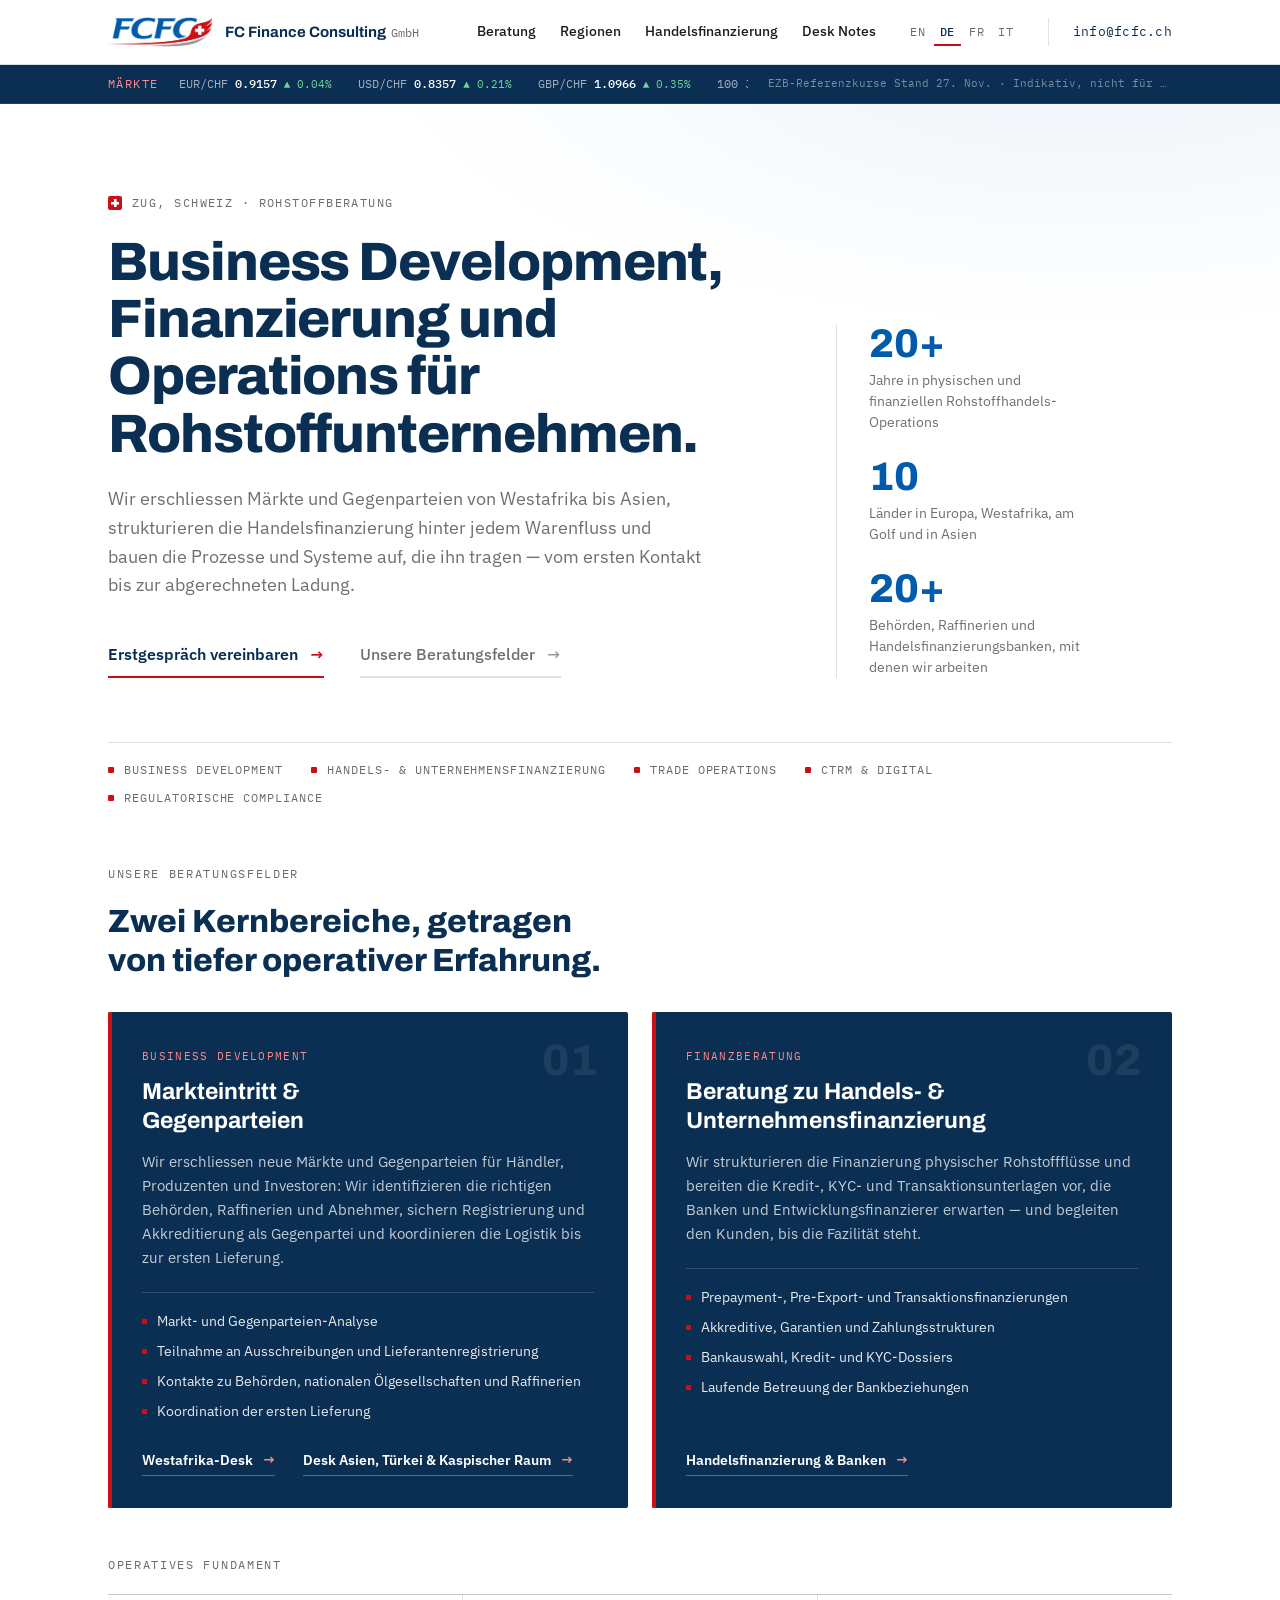
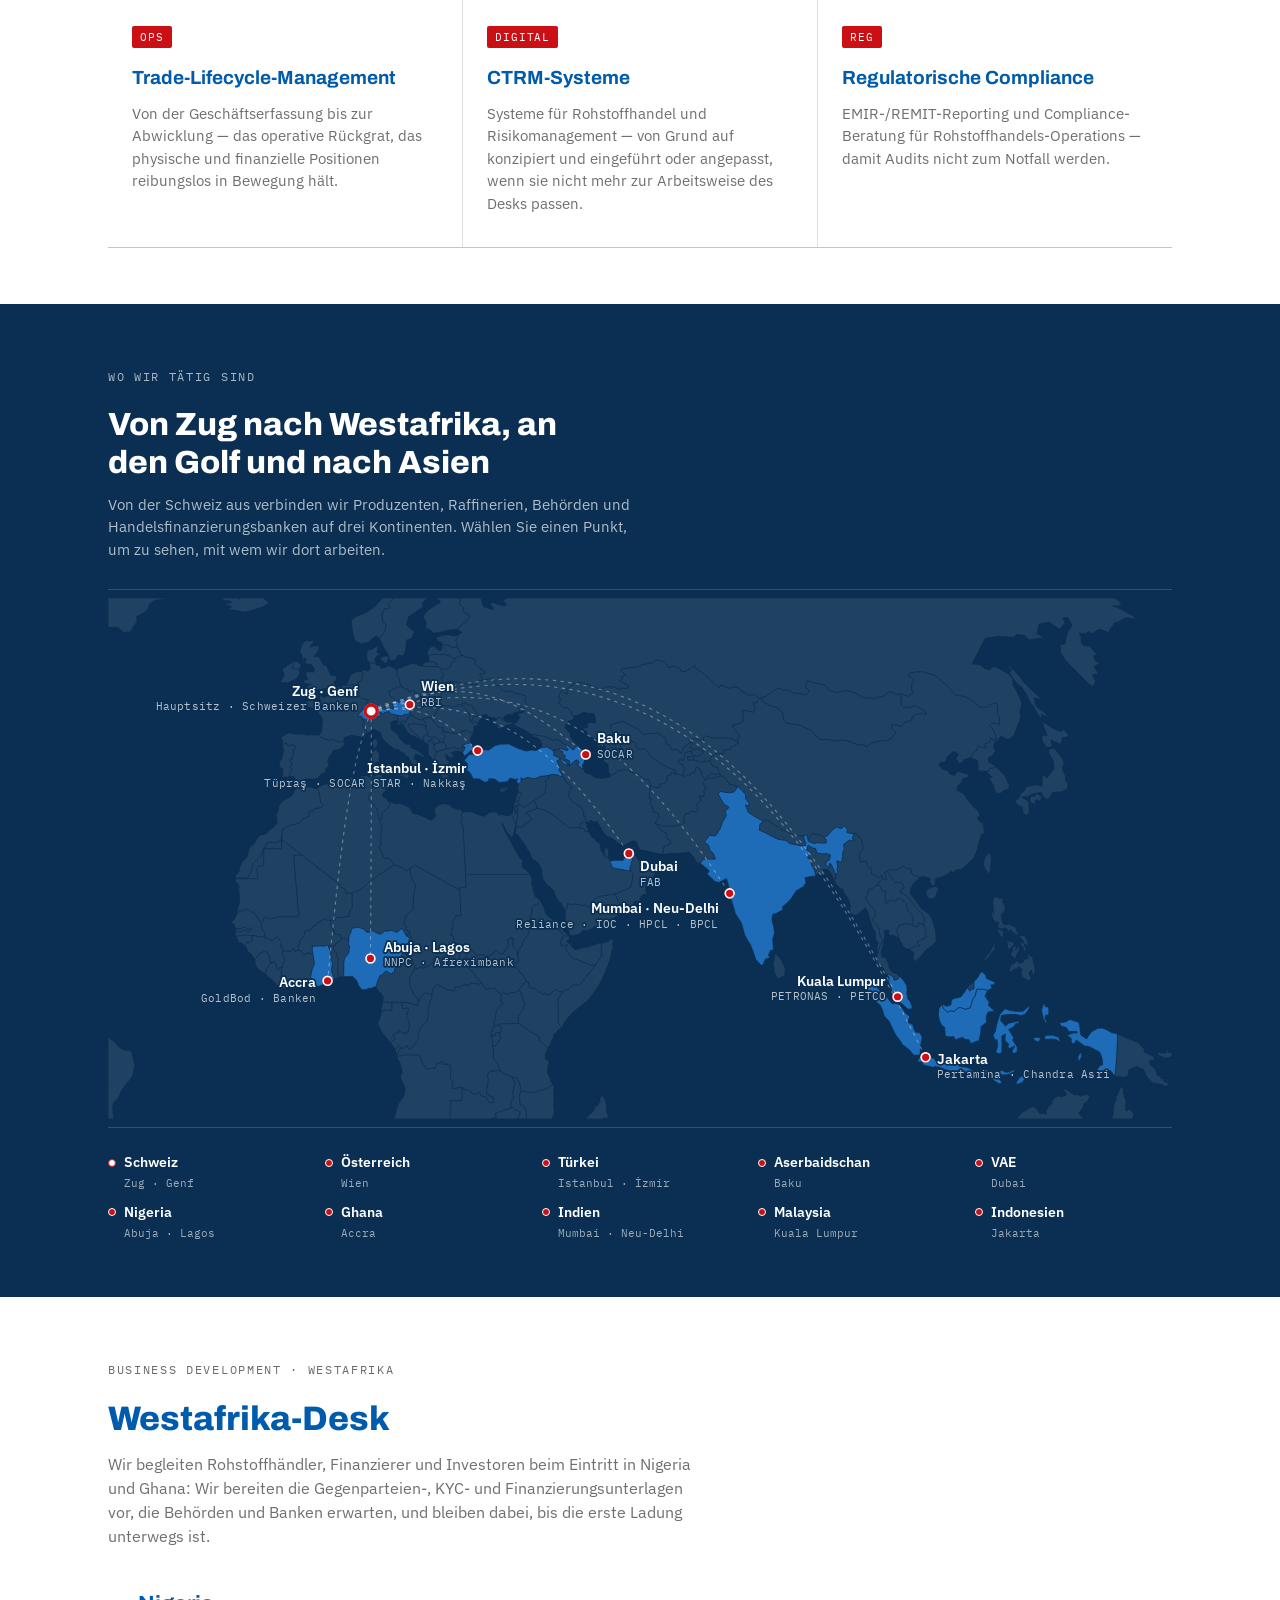
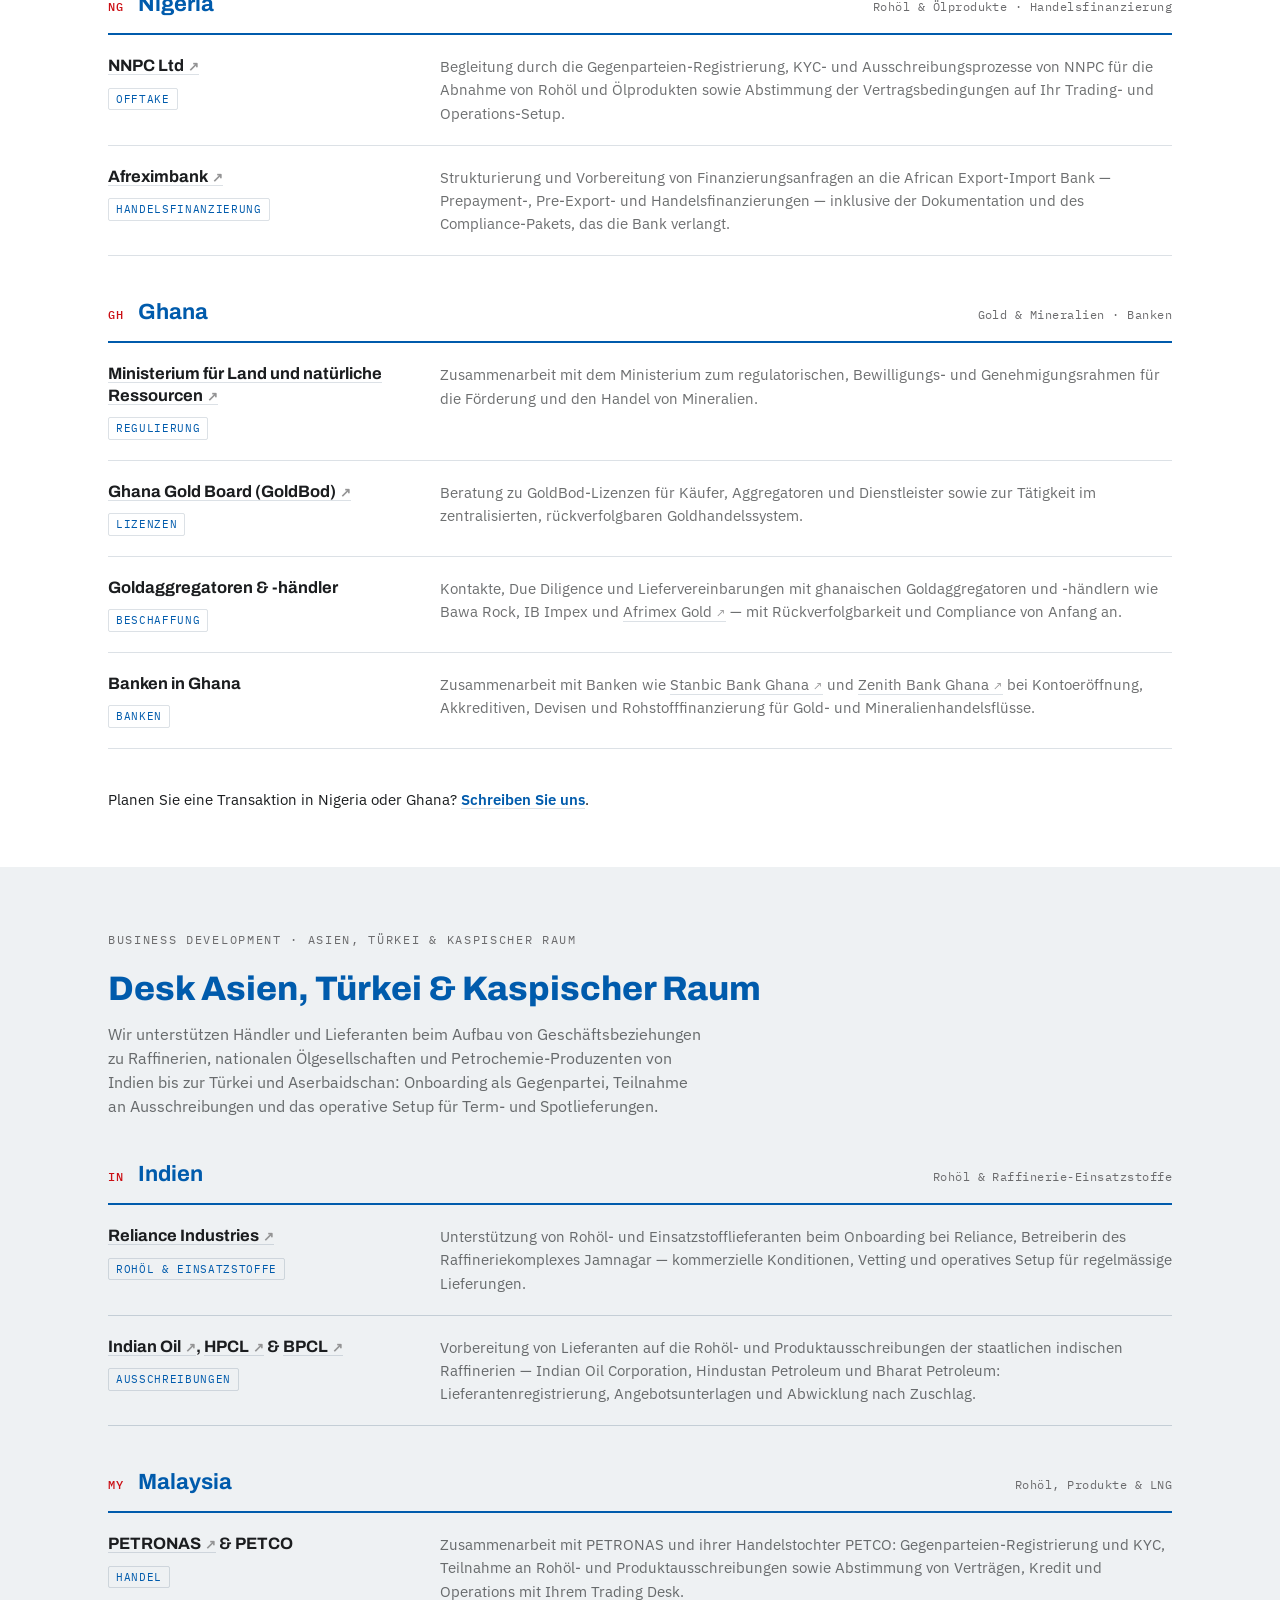
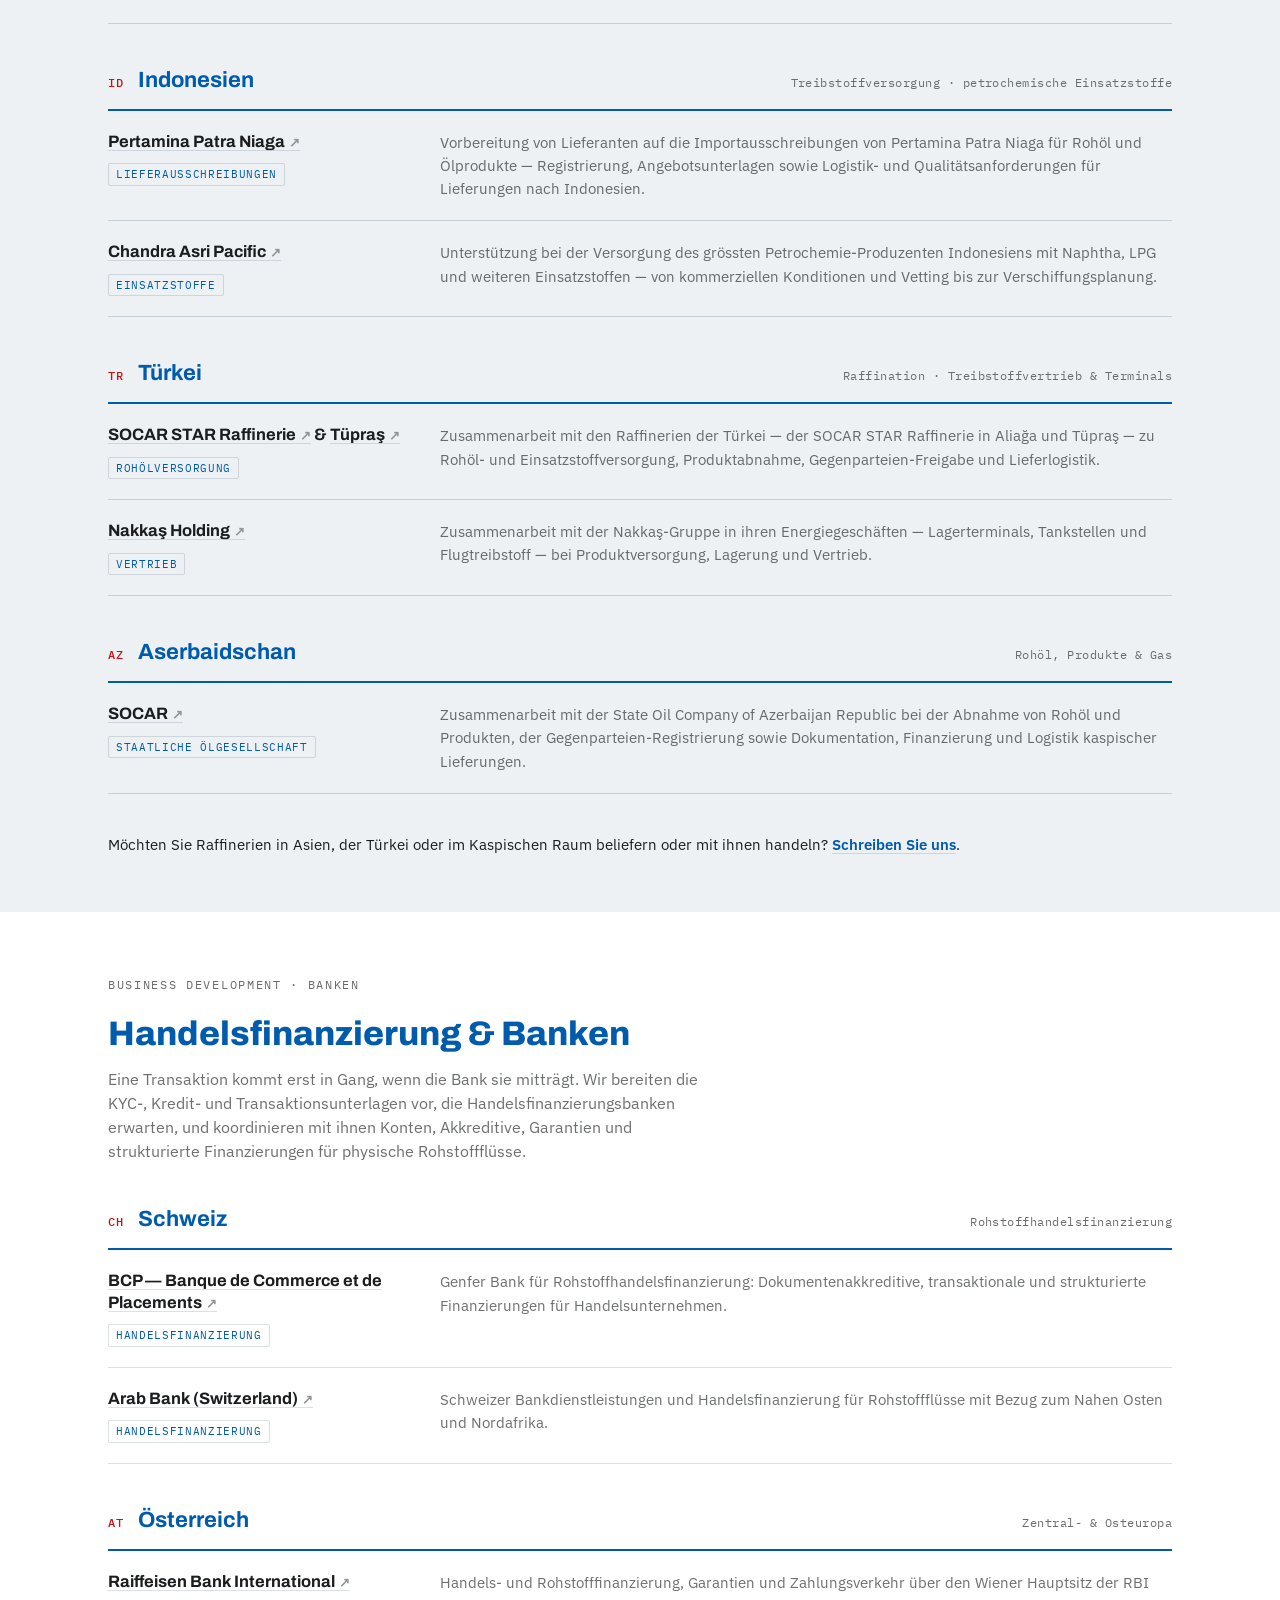
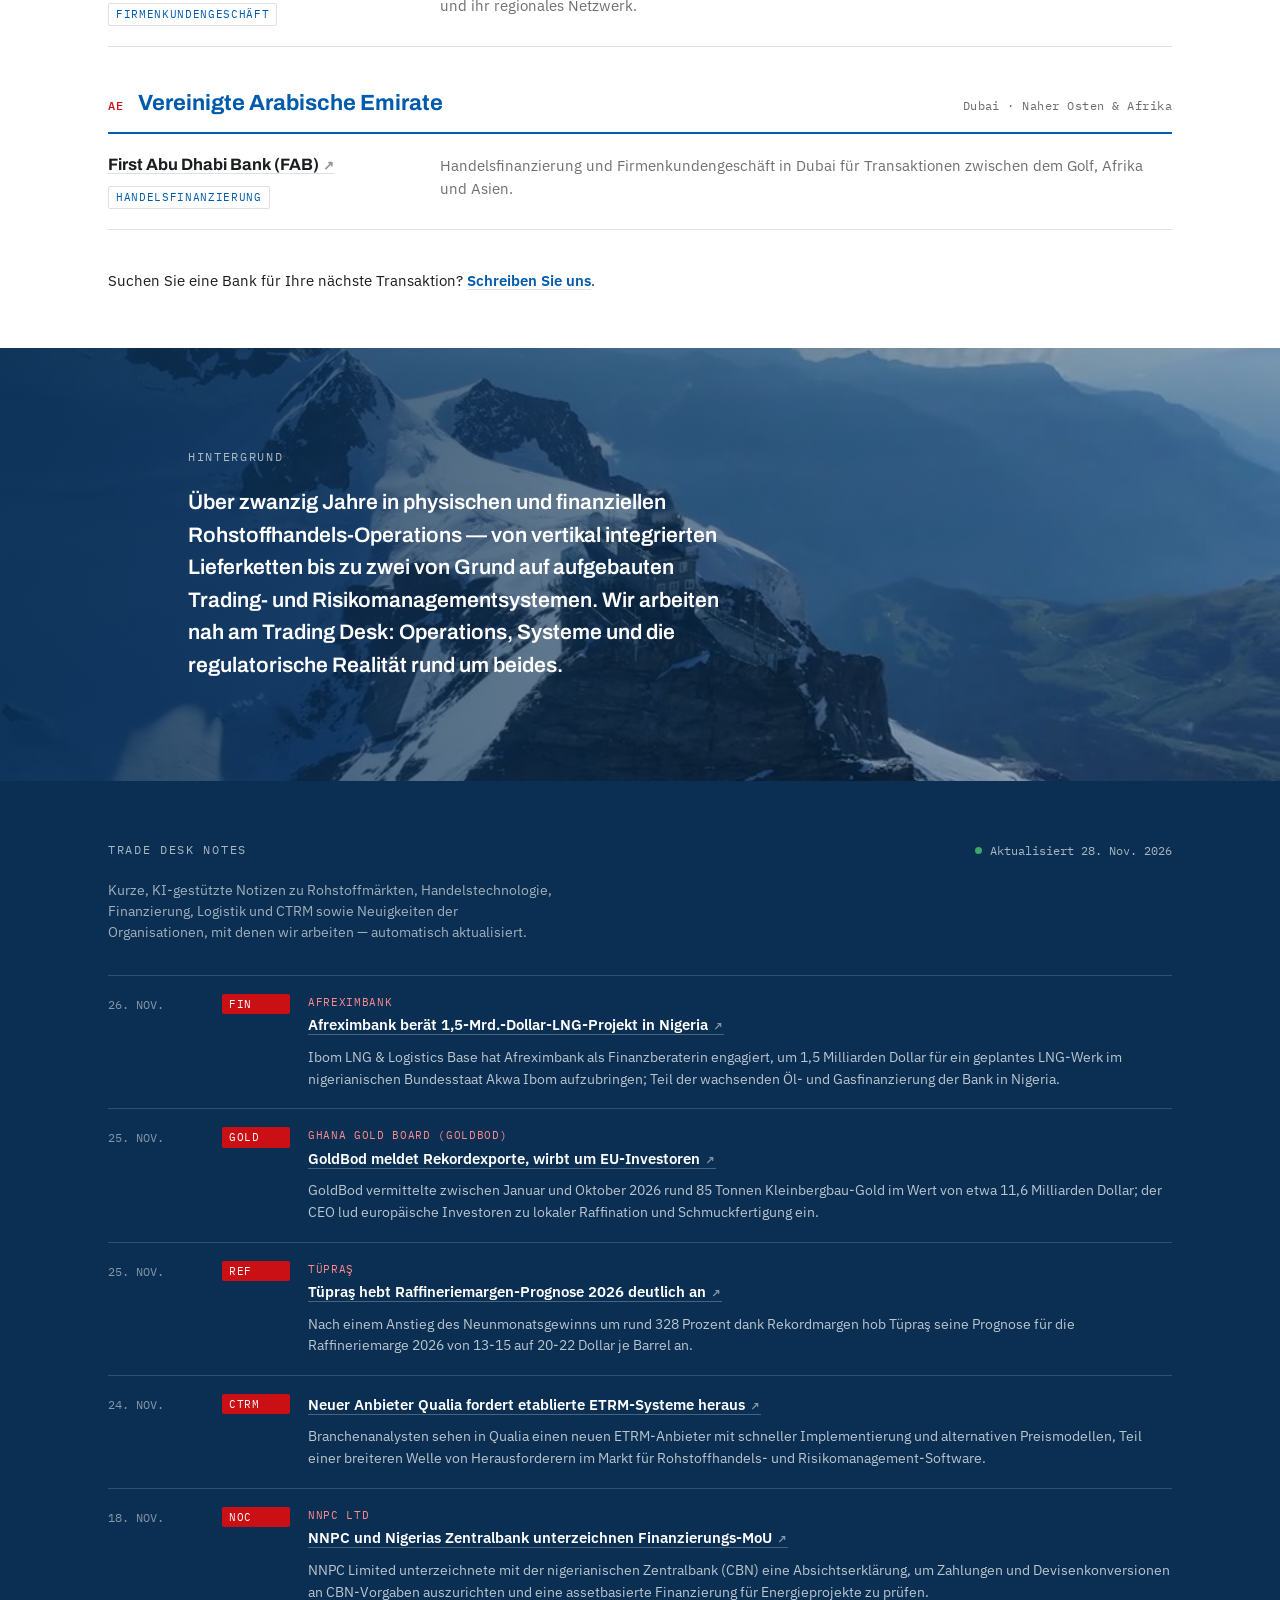
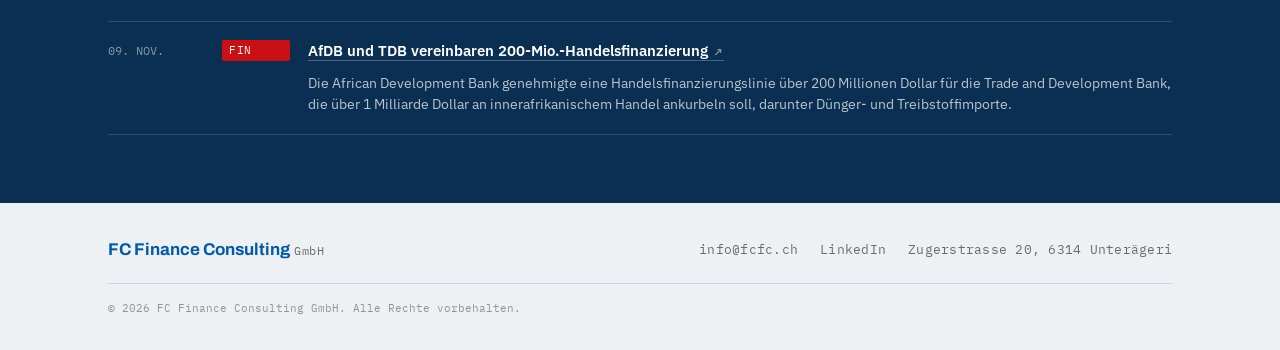
<file: de/index.html>
<!DOCTYPE html>
<!-- Generated by scripts/build_i18n.py from index.html — do not edit by hand. -->

<html lang="de">
<head>
<meta charset="utf-8"/>
<meta content="width=device-width, initial-scale=1.0" name="viewport"/>
<title>FC Finance Consulting GmbH — Beratung für Rohstoffhandel, Finanzierung und Operations</title>
<meta content="FC Finance Consulting GmbH — Beratung für Rohstoffunternehmen: Business Development in Westafrika (Nigeria, Ghana), Asien (Indien, Malaysia, Indonesien), der Türkei und Aserbaidschan, Handelsfinanzierung mit Banken in der Schweiz, Österreich und den VAE, Trade Operations, CTRM-Systeme und EMIR/REMIT-Compliance. Zug, Schweiz." name="description"/>
<meta content="../" name="fcfc-base"/>
<link href="https://www.fcfc.ch/" hreflang="en" rel="alternate"/>
<link href="https://www.fcfc.ch/de/" hreflang="de" rel="alternate"/>
<link href="https://www.fcfc.ch/fr/" hreflang="fr" rel="alternate"/>
<link href="https://www.fcfc.ch/it/" hreflang="it" rel="alternate"/>
<link href="https://www.fcfc.ch/" hreflang="x-default" rel="alternate"/>
<link href="https://fonts.googleapis.com" rel="preconnect"/>
<link crossorigin="" href="https://fonts.gstatic.com" rel="preconnect"/>
<link href="https://fonts.googleapis.com/css2?family=Archivo:wght@600;700;800&amp;family=IBM+Plex+Sans:wght@400;500;600&amp;family=IBM+Plex+Mono:wght@400;500&amp;display=swap" rel="stylesheet"/>
<link href="../assets/style.css?v=20261107k" rel="stylesheet"/>
<link href="../assets/favicon/favicon.ico" rel="icon" sizes="any"/>
<link href="../assets/favicon/favicon-32x32.png" rel="icon" sizes="32x32" type="image/png"/>
<link href="../assets/favicon/favicon-16x16.png" rel="icon" sizes="16x16" type="image/png"/>
<link href="../assets/favicon/apple-touch-icon.png" rel="apple-touch-icon" sizes="180x180"/>
</head>
<body>
<nav aria-label="Hauptnavigation" class="topbar">
<div class="wrap topbar-inner">
<a aria-label="FC Finance Consulting GmbH — Startseite" class="topbar-brand" href="#top">
<img alt="FCFC" class="topbar-logo" height="137" src="../assets/logo-mark.png" width="480"/>
<span class="topbar-name">FC Finance Consulting <span>GmbH</span></span>
</a>
<div class="topbar-links">
<a href="#services">Beratung</a>
<a href="#footprint">Regionen</a>
<a href="#banks">Handelsfinanzierung</a>
<a href="#news">Desk Notes</a>
</div>
<div aria-label="Sprache" class="lang-switch" role="navigation">
<a data-lang="en" href="../" hreflang="en">EN</a>
<a aria-current="true" data-lang="de" href="../de/" hreflang="de">DE</a>
<a data-lang="fr" href="../fr/" hreflang="fr">FR</a>
<a data-lang="it" href="../it/" hreflang="it">IT</a>
</div>
<a class="topbar-mail" href="mailto:info@fcfc.ch">info@fcfc.ch</a>
</div>
</nav>
<div aria-label="Indikative Marktdaten" class="ticker" id="ticker">
<div class="wrap ticker-inner">
<span class="ticker-label">Märkte</span>
<ul class="ticker-list" id="ticker-list"></ul>
<span class="ticker-src" id="ticker-src"></span>
</div>
</div>
<header class="hero" id="top">
<div class="wrap hero-grid">
<div class="hero-copy">
<div class="eyebrow"><span aria-hidden="true" class="eyebrow-flag"></span>Zug, Schweiz · Rohstoffberatung</div>
<h1 class="hero-headline">Business Development, Finanzierung und Operations für Rohstoffunternehmen.</h1>
<p class="hero-lede">Wir erschliessen Märkte und Gegenparteien von Westafrika bis Asien, strukturieren die Handelsfinanzierung hinter jedem Warenfluss und bauen die Prozesse und Systeme auf, die ihn tragen — vom ersten Kontakt bis zur abgerechneten Ladung.</p>
<div class="hero-actions">
<a class="link-cta" href="mailto:info@fcfc.ch?subject=Introductory%20conversation">Erstgespräch vereinbaren<span aria-hidden="true">→</span></a>
<a class="link-cta link-cta-quiet" href="#services">Unsere Beratungsfelder<span aria-hidden="true">→</span></a>
</div>
</div>
<dl class="hero-facts">
<div class="fact"><dt>20+</dt><dd>Jahre in physischen und finanziellen Rohstoffhandels-Operations</dd></div>
<div class="fact"><dt>10</dt><dd>Länder in Europa, Westafrika, am Golf und in Asien</dd></div>
<div class="fact"><dt>20+</dt><dd>Behörden, Raffinerien und Handelsfinanzierungsbanken, mit denen wir arbeiten</dd></div>
</dl>
</div>
<div class="wrap">
<ul aria-label="Tätigkeitsbereiche" class="hero-tags">
<li>Business Development</li><li>Handels- &amp; Unternehmensfinanzierung</li><li>Trade Operations</li><li>CTRM &amp; Digital</li><li>Regulatorische Compliance</li>
</ul>
</div>
</header>
<main>
<section class="services" id="services">
<div class="wrap">
<div class="section-label">Unsere Beratungsfelder</div>
<h2 class="services-title">Zwei Kernbereiche, getragen von tiefer operativer Erfahrung.</h2>
<div class="practice-grid">
<article class="practice">
<span class="practice-num">01</span>
<span class="practice-tag">Business Development</span>
<h3>Markteintritt &amp; Gegenparteien</h3>
<p>Wir erschliessen neue Märkte und Gegenparteien für Händler, Produzenten und Investoren: Wir identifizieren die richtigen Behörden, Raffinerien und Abnehmer, sichern Registrierung und Akkreditierung als Gegenpartei und koordinieren die Logistik bis zur ersten Lieferung.</p>
<ul class="practice-list">
<li>Markt- und Gegenparteien-Analyse</li>
<li>Teilnahme an Ausschreibungen und Lieferantenregistrierung</li>
<li>Kontakte zu Behörden, nationalen Ölgesellschaften und Raffinerien</li>
<li>Koordination der ersten Lieferung</li>
</ul>
<div class="practice-links">
<a href="#west-africa">Westafrika-Desk<span aria-hidden="true">→</span></a>
<a href="#asia">Desk Asien, Türkei &amp; Kaspischer Raum<span aria-hidden="true">→</span></a>
</div>
</article>
<article class="practice">
<span class="practice-num">02</span>
<span class="practice-tag">Finanzberatung</span>
<h3>Beratung zu Handels- &amp; Unternehmensfinanzierung</h3>
<p>Wir strukturieren die Finanzierung physischer Rohstoffflüsse und bereiten die Kredit-, KYC- und Transaktionsunterlagen vor, die Banken und Entwicklungsfinanzierer erwarten — und begleiten den Kunden, bis die Fazilität steht.</p>
<ul class="practice-list">
<li>Prepayment-, Pre-Export- und Transaktionsfinanzierungen</li>
<li>Akkreditive, Garantien und Zahlungsstrukturen</li>
<li>Bankauswahl, Kredit- und KYC-Dossiers</li>
<li>Laufende Betreuung der Bankbeziehungen</li>
</ul>
<div class="practice-links">
<a href="#banks">Handelsfinanzierung &amp; Banken<span aria-hidden="true">→</span></a>
</div>
</article>
</div>
<div class="section-label core-label">Operatives Fundament</div>
<div class="services-grid core-grid">
<article class="service">
<span class="service-tag">OPS</span>
<h2>Trade-Lifecycle-Management</h2>
<p>Von der Geschäftserfassung bis zur Abwicklung — das operative Rückgrat, das physische und finanzielle Positionen reibungslos in Bewegung hält.</p>
</article>
<article class="service">
<span class="service-tag">DIGITAL</span>
<h2>CTRM-Systeme</h2>
<p>Systeme für Rohstoffhandel und Risikomanagement — von Grund auf konzipiert und eingeführt oder angepasst, wenn sie nicht mehr zur Arbeitsweise des Desks passen.</p>
</article>
<article class="service">
<span class="service-tag">REG</span>
<h2>Regulatorische Compliance</h2>
<p>EMIR-/REMIT-Reporting und Compliance-Beratung für Rohstoffhandels-Operations — damit Audits nicht zum Notfall werden.</p>
</article>
</div>
</div>
</section>
<section class="footprint" id="footprint">
<div class="wrap">
<div class="section-label light">Wo wir tätig sind</div>
<h2 class="footprint-title">Von Zug nach Westafrika, an den Golf und nach Asien</h2>
<p class="footprint-sub">Von der Schweiz aus verbinden wir Produzenten, Raffinerien, Behörden und Handelsfinanzierungsbanken auf drei Kontinenten. Wählen Sie einen Punkt, um zu sehen, mit wem wir dort arbeiten.</p>
<div class="map-frame">
<svg aria-labelledby="map-title" class="map-svg" role="img" viewbox="0 0 960 470" xmlns="http://www.w3.org/2000/svg"><title id="map-title">Karte der Länder und Städte, in denen FC Finance Consulting tätig ist</title><g class="m-countries"><path class="m-land" d="M370.3,383.7L371.1,384.3L389.4,396.2L389.7,399.6L396.9,405.5L394.4,412.7L394.6,416L397.8,418.1L397.9,419.6L396.5,423.2L396.7,424.9L396.3,427.7L398,431.4L399.9,437.2L401.7,438.4L397.6,441.8L392,444.1L389,444L387.1,445.8L383.6,445.9L382.3,446.7L376.3,445L372.5,445.5L371.4,437.5L369.7,434.8L368.8,433.2L363.9,432.1L361.1,430.3L357.9,429.3L355.9,428.4L353.8,426.9L351.2,419.5L348.4,416.2L347.4,412.8L348,409.8L347.1,404.4L349.2,404.2L351.1,402L353,399L354.3,397.8L354.3,395.9L353.2,394.5L352.9,392.2L354.4,391.5L354.7,388.1L352.7,384.8L354.5,384.1L360,384.1Z"></path><path class="m-land" d="M156.9,216.1L156.9,216.5L156.8,217.6L156.6,226.5L140.6,226.2L140.4,241.3L135.7,241.8L134.4,244.8L135.2,253.3L115.8,253.3L114.7,255.2L115,252.7L115.1,252.8L126.2,252.3L126.8,250.2L128.9,247.5L130.8,239.4L137.8,233.1L140.3,225.7L141.8,225.2L143.5,220.6L147.6,220L149.4,220.8L151.6,220.8L153.2,219.4L156.2,219.2L156.2,216.1Z"></path><path class="m-land" d="M587.4,90.5L585.5,94.3L582,94.8L584,100.5L582.4,103.1L572.8,101.2L573.2,111.5L571.2,112.8L563,115.1L570.3,125.1L567.6,126.6L569,129.9L565.9,129.1L563,127L556,126.4L548.3,126.2L546.8,126.9L539.6,124.4L537.3,125.6L537.5,129.1L529.4,127.1L526.6,127.9L526.3,130.4L523.9,131.5L518.8,135.5L517.9,139.7L516.1,139.7L514.2,137L508.3,136.8L506.1,132L503.9,132L502.8,126.2L496.2,121.9L488.5,122.4L483.3,123.2L477.7,118L473.4,115.8L465.4,111.7L464.4,111.2L453.5,114.6L458.3,136L456,136.3L451.8,131.7L448.4,130.1L443.4,131.3L441.7,133.2L441.2,131.8L441.8,129.4L440.5,127.4L434.8,125.4L431.7,120.2L428.9,118.7L428.4,116.8L432.9,117.4L432.2,113.2L435.9,112.2L440,113.1L439.6,107.5L438,103.9L433.6,104.2L429.4,102.8L424.8,105.3L420.8,106.5L418.3,105.6L418.2,102.7L414.5,98.8L411.2,99L406.6,95.1L408.3,90.8L406.7,89.7L408.9,83.5L414.2,86.7L413.8,82.6L421.4,76.5L428.2,76.4L438.9,80.2L444.7,82.5L448.7,80.1L455.7,80L462.1,82.9L462.9,81.3L469.2,81.5L469.5,78.9L461.3,75L464.7,72.3L463.4,70.7L467.1,69.3L462.8,65.5L464.2,63.6L479.7,61.7L481.3,60.3L491.4,58.3L494.4,56L502.5,57.2L506,62.9L510,61.5L516.2,63.4L517,66.5L521,66.2L529.8,60.9L528.9,62.7L536.1,66.9L551.4,81.1L552.6,78.2L559.9,81.4L565.7,80L568.5,81L571.9,84.3L575.4,85.4L578.3,87.8L583.7,87Z"></path><path class="m-land" d="M458.3,136L453.5,114.6L464.4,111.2L465.4,111.7L473.4,115.8L477.7,118L483.3,123.2L488.5,122.4L496.2,121.9L502.8,126.2L503.9,132L506.1,132L508.3,136.8L514.2,137L516.1,139.7L517.9,139.7L518.8,135.5L523.9,131.5L526.3,130.4L527.8,131L524.9,134.7L528.9,136.9L531.8,135.5L538.1,138.6L533.2,142.8L529.5,142.2L527.7,142.3L526.6,140.7L526.9,138L521,139.4L520.5,143.1L519,146.3L515,146.1L514.4,148.6L518.2,150L520.2,154.4L518.9,160.3L515,159.1L512.4,159L511.8,155.4L505,152.9L499.4,150.1L495.8,147.3L489.6,143.3L486,137.3L484.2,136.2L479.2,136.5L477.2,135.3L475.7,130.7L468.8,127.6L465.6,131L462.1,133L463.5,135.9Z"></path><path class="m-land" d="M910.9,393.3L919.6,397.4L928.7,400.7L932.1,403.7L934.7,406.6L935.3,410.1L943.4,413.7L944.4,416.8L939.7,417.4L940.5,421.3L944.7,425.1L947.3,431.4L950.2,431.2L949.7,433.7L953.5,434.7L951.9,435.8L956.9,438.3L956.1,440L952.8,440.4L951.7,438.9L947.5,438.2L942.5,437.4L939,433.6L936.5,430.4L934.4,425.3L928.1,422.7L923.7,424.4L920.4,426.3L920.6,430.6L916.5,432.7L913.8,431.7L908.6,431.4L910.1,412.4ZM960,394.3L959.7,394.2L960,393.8L960,394.3ZM960,413.2L959.1,413.7L956.4,415.1L953.7,415L949.7,413.4L947,411.7L947.5,409.9L952,410.8L954.8,410.3L955.7,407.5L956.4,407.4L956.7,410.5L959.6,410L960,409.5L960,413.2Z"></path><path class="m-active" d="M910.9,393.3L910.1,412.4L908.6,431.4L904.6,426.6L899.6,425.5L898.2,427.1L891.8,427.3L894.3,422.5L897.6,420.9L896.8,414.6L894.7,409.7L885.2,404.7L881.1,404.2L873.7,398.8L872.1,401.7L870.1,402.2L869.1,400L869.2,397.5L865.4,394.6L870.9,392.5L874.5,392.6L874.1,391.1L866.7,391.1L864.8,387.6L860.3,386.5L858.2,383.6L865,382.2L867.6,380.3L875.7,382.7L876.5,384.9L877.7,394.3L882.8,397.8L887.2,391.6L893.1,388.1L897.6,388.1L901.9,390.1L905.5,392.2ZM827.9,430.1L828.3,431.3L828.2,433L824.5,437.4L820.1,438.7L819.5,438L820.2,436L822.7,432.4ZM875.4,418.4L875.2,414L876.2,411.9L877.4,410L878.4,411.7L878.2,414.5ZM793.9,354L791.2,359.2L795.1,364.8L794.3,367.5L800,372.9L794,373.6L792.4,377.5L792.6,382.8L787.7,386.8L787.4,392.7L785.2,401.6L784.5,399.5L778.7,402.1L776.8,398.6L773.2,398.2L770.8,396.4L764.7,398.5L763,395.6L759.6,396L755.5,395.3L754.9,387.4L752.4,385.8L750,380.8L749.3,375.7L749.8,370.3L752.8,366.4L753.7,370.3L757.2,373.6L760.4,372.4L763.7,372.9L766.6,369.9L769,369.4L773.8,371L777.9,369.8L780.3,361.7L782.2,359.6L783.7,353L789.5,353ZM852.2,394.5L857.7,396.2L859.4,400.7L855.2,398.3L851,397.8L848.1,398.2L844.6,398L845.9,394.7ZM839.4,400.3L835.9,399.2L835,396.7L840.2,396.4L841.3,398.3ZM845,365.4L845.4,368.6L848.4,369.1L848.9,371.5L848.7,376.6L846.1,376.1L845.3,379.6L847.4,382.7L846,383.4L844,379.7L842.4,372.2L843.4,367.6ZM819.9,373L825.7,372.8L830.6,368.5L831.5,369.8L827.5,375.6L823.7,376.8L818.8,375.6L810.4,375.9L806,376.8L805.3,381.2L809.8,386.4L812.5,383.7L821.9,381.7L821.5,384.4L819.3,383.6L817.1,387L812.6,389.3L817.2,396.8L816.2,398.8L820.5,405.5L820.2,409.3L817.5,411.1L815.6,409L818.3,404.2L813.2,406.5L812,404.9L812.8,402.6L809.3,399.2L809.8,393.5L806.4,395.3L806.6,402.1L806.4,410.4L803.2,411.3L801.1,409.6L802.8,404.2L802.2,398.6L800.1,398.5L798.7,394.5L800.8,390.7L801.6,386L804.2,377.2L805.3,374.8L809.5,370.5L813.5,372.2ZM803.6,438.1L797.3,434L802.1,432.8L804.6,434.6L806.2,436.4L805.7,438ZM809.8,428L813.2,427.6L817.9,425.4L816.9,428.7L809.2,430.4L802.5,429.6L802.7,427.5L806.8,426.3ZM794.4,427L797.5,426.5L798.6,429L792.7,430.2L789.1,431L786.4,430.9L788.4,427.6L791.2,427.5L792.7,425.4ZM745.9,415.7L746.5,417.7L756.1,418.3L757.4,415.9L766.5,418.7L768.1,422.5L775.6,423.6L781.5,427.1L775.6,429.3L770.2,426.9L765.7,427.1L760.5,426.7L755.9,425.6L750.2,423.4L746.5,422.8L744.4,423.5L735.3,421.1L734.6,418.6L730,418.2L733.8,412.6L739.9,412.9L743.8,415.2ZM726.1,384.5L726.9,388.5L728.6,391.8L732.3,392.3L734.7,396L733.2,403.3L732.6,412.3L727,412.5L723,407.6L716.7,402.8L714.7,399.3L711,394.5L708.6,390.1L704.8,381.9L700.4,377.1L698.9,372L696.9,367.5L692.3,363.8L689.6,358.8L685.7,355.5L680.2,349.1L679.7,346.1L682.9,346.4L690.8,347.5L695.4,353.2L699.5,357.2L702.3,359.6L707.2,365.9L712.4,366L716.7,370L719.6,374.9L723.5,377.5L721.4,382.3L724.3,384.3Z"></path><path class="m-land" d="M347.1,404.4L348,409.8L347.4,412.8L348.4,416.2L351.2,419.5L353.8,426.9L351.9,426.3L345.1,427.3L343.7,428L342.2,431.7L343.3,434.3L342.2,441.2L341.4,447.1L342.8,448.1L346.2,450.4L347.6,449.3L347.8,455.6L344,455.6L342.1,452.4L340.3,449.9L336.4,449.1L335.4,446L332.3,447.9L328.3,447L326.7,444.4L323.5,443.8L321.1,444L320.9,442.2L319.2,442L316.9,441.7L313.8,442.5L311.6,442.4L310.3,442.9L310.7,436L309.1,433.8L308.8,430.2L309.6,426.7L308.6,424.4L308.5,420.7L302.4,420.8L302.9,418.7L300.3,418.7L300,419.7L296.9,420L295.6,423.4L294.8,424.8L292.1,424L290.4,424.8L287.1,425.3L285.2,422.2L284,420.3L282.6,416.8L281.4,412.5L266.5,412.4L264.7,413.1L263.3,413L261.2,413.8L260.5,412L261.8,411.4L262,408.8L262.8,407.3L264.6,406.1L266,406.7L267.7,404.4L270.5,404.5L270.8,406.1L272.6,407.2L275.6,403.5L278.6,400.7L279.9,398.8L279.7,394L281.9,388.3L284.2,385.3L287.6,382.5L288.2,380.6L288.3,378.5L289.1,376.5L288.8,373.1L289.5,368L290.4,364.3L291.9,361.2L292.2,357.7L292.6,353.6L294.6,350.6L297.3,348.7L301.5,350.7L304.7,352.9L308.4,353.5L312.1,354.6L313.6,351.1L314.3,350.6L316.6,351.2L322.2,348.3L324.2,349.5L325.9,349.3L326.6,347.9L328.5,347.4L332.3,348L335.5,348.2L337.1,347.6L340.3,352.4L342.5,353.1L343.9,352.1L346.2,352.5L349,351.3L350.2,353.8L354.7,357.6L354.5,364.5L356.5,365.3L354.9,367.3L352.9,368.9L351,371.9L350,374.6L349.7,379.3L348.5,381.6L348.5,386L347,387.6L346.8,391.1L346.1,391.5L345.6,394.7L346.9,397.4Z"></path><path class="m-land" d="M409.1,388L406.1,383.1L406,361.9L410.3,355.2L411.7,353.4L414.9,353.3L419.3,349.2L425.9,348.9L439.7,331.4L443.1,326.5L445.2,322.9L445.1,319.9L444.8,313.9L444.8,311.5L444.8,311.4L446.4,311.3L448.7,310.5L451.3,309.9L453.6,307.9L455.5,307.8L455.7,309.5L455.4,312.9L455.5,315.9L454.5,318.1L453.4,324.4L451.2,330.9L448.3,338.4L444.2,346.9L440,353.5L434.2,361.5L429.1,366.2L421.6,372L416.9,376.4L411.4,383.5L410.2,386.6Z"></path><path class="m-land" d="M396.9,405.5L389.7,399.6L389.4,396.2L371.1,384.3L370.3,383.7L370.2,377.5L371.7,375.1L374.2,371.3L376,367L373.7,360.3L373.1,357.4L370.7,353.3L373.7,349.8L377.1,346L379.7,346.9L379.8,350.2L381.5,352.1L385,352.1L391.5,357.1L393.1,357.2L394.3,357L395.4,357.7L398.8,358.2L400.2,355.7L404.8,353.3L406.9,355.2L410.3,355.2L406,361.9L406.1,383.1L409.1,388L405.5,390.3L404.3,392.7L402.4,393.2L401.6,397.3L400,399.6L398.9,403.5Z"></path><path class="m-land" d="M322.8,330L318.9,327.5L317.1,325.8L316.8,324L317.5,321.6L317.5,319.2L314.5,315.5L313.9,313L313.9,311.6L312,309.9L311.9,306.5L310.8,304.2L309.1,304.5L309.5,302.4L310.7,300L310.1,297.5L311.7,295.7L310.6,294.4L311.9,290.7L314,286.4L318.4,286.8L317.3,263.6L317.3,261.1L323,261.1L322.5,249.3L342.3,249.3L361.5,249.3L381,249.3L383,255.1L382,256.2L383.1,262.2L385.3,269.2L387.3,270.7L390.1,272.8L387.8,276.2L384.2,277.2L382.7,279L382.4,282.9L380.6,291.5L381.3,293.8L380.7,298.8L378.9,304.6L375.9,307.5L373.9,312L373.5,314.4L371.2,316L369.9,322.1L370.1,327.4L369.9,322.8L369.2,322.7L369.2,319.8L368.5,317.8L365.9,315.5L365.2,311.3L365.6,306.9L363.3,306.5L363,307.8L360,308.1L361.2,309.9L361.8,313.4L359.1,316.6L356.7,320.8L354.1,321.4L349.8,318L348,319.2L347.5,320.9L344.9,322L344.8,323.2L339.8,323.2L339,322L335.4,321.8L333.6,322.8L332.2,322.3L329.6,318.9L328.7,317.3L325.1,318.1L323.7,320.8L322.5,326L320.8,327.1L319.3,327.8Z"></path><path class="m-land" d="M317.3,263.6L318.4,286.8L314,286.4L311.9,290.7L310.6,294.4L311.7,295.7L310.1,297.5L310.7,300L309.5,302.4L309.1,304.5L310.8,304.2L311.9,306.5L312,309.9L313.9,311.6L313.9,313L310.7,314L308.2,316.4L304.7,322.8L300,325.5L295.1,325.1L293.7,325.6L294.3,327.7L291.7,329.8L289.6,332L283.2,334.3L282,332.9L281.1,332.8L280.2,334.3L276.1,334.8L276.8,333.2L275.2,329.2L274.5,326.7L272.3,325.7L269.3,322.3L270.3,319.6L272.6,320.2L274,319.7L276.8,319.8L274,314.5L274.2,310.6L273.8,306.7L271.7,303L272.2,300.2L269,300.1L268.9,296.3L266.8,294.1L268.8,286.4L275.1,280.9L275.2,273.3L276.8,261.3L277.8,258.8L275.7,256.8L275.6,254.9L273.7,253.4L272.2,244.3L277.1,241.1L297.2,252.3Z"></path><path class="m-land" d="M297,61.8L289.1,61.9L283.7,61.3L284.4,58.8L290.1,57.1L294.7,58L296.7,58.9L296.4,60.4ZM817,65.3L822.4,70.6L826.2,76.1L831.9,81.8L843,91.8L835.2,90L837.7,98.2L845.7,104L848,108L842.5,104.6L842.2,109L838.5,104.2L835.6,98.6L831.2,92.5L829.5,88.2L824.6,80.7L818.3,75.1L813.3,67.5L815.5,65L811.9,62.4L813.2,61.6ZM335.9,0L336.4,0.2L337.2,2.6L338.6,7.9L344.1,9.4L347.6,10.8L347.5,8.3L344.6,6.1L346.6,4.1L357,7.3L360.1,6.1L356.4,2.3L360,0L908.4,0L908.4,0L914.4,5L914.4,5L914.4,5L914.4,5L911.9,7.2L906.3,6.9L913.1,9.6L920.3,13.9L923.7,15.3L926.6,17.4L927.1,18.8L918.3,17.7L911.2,21.6L908.2,22.3L905.8,26L903.2,29.2L904.1,31.6L894.5,28L887.9,32.1L884.1,30.2L882.3,32.4L876.1,31.7L878.1,35.2L877.9,40.4L880.1,42.6L886,43.8L892.5,51.7L888.8,52L890.9,56.5L894.7,58.9L889.6,61.7L893.3,68.1L887.9,69.4L891,75.1L888.7,80.3L884.1,76.5L876,68.3L863.7,56L859.3,48.4L860.1,45.2L858.1,42.7L863.5,41.4L864.8,34.7L866.8,29.2L870,25L865.9,17.5L861.4,18L863.3,22.3L858.5,28.1L848.9,21.6L840.1,23.4L838,32.3L844.4,35.6L836.4,37L830.4,37.5L827.3,33.7L820.1,32.8L817.3,35.5L803.8,34.6L791.4,36.1L786.2,46.7L779.4,59.6L786.6,60.3L791.2,63.8L796.3,65L797.1,62.2L802.1,62.6L812.7,68.7L816.2,73.4L816.6,79L820.7,85.8L824.5,94.8L822.7,103.1L823.6,107.1L821.2,113.8L818.7,120.4L817.6,123.9L813.2,127.2L810.3,127.3L806,124.5L802,128.7L802.2,130.7L802.2,130.7L801.1,129.7L799.6,126.7L801.8,126.6L799,119.7L795.2,114.8L798,112.7L804.1,113.8L804.1,108.2L802,101.9L802.6,99.8L801.9,94.7L795.5,96.3L792.9,98.6L786.1,98.6L781.2,93.2L773.6,89.2L764.8,87.4L759.8,81.9L756.2,78.4L753.1,76L746.9,70.3L741.8,68.3L734.2,66.6L728.6,66.8L723.8,67.8L721.9,70.6L725.1,71.9L727,75L725.6,76.8L725,82.7L726.5,85.2L722.2,88.8L715.7,86.7L710.7,87.1L707.4,85.2L704.4,84.6L700,88.6L694.6,89.6L691.3,91L685.2,90L681.1,90.1L677,87.2L671.3,84.5L666.5,83.7L661.3,84.5L657.6,85.5L650.2,83.1L647.3,78.9L641.4,77.5L637.1,76.8L631.1,74.5L629.3,80.3L632.7,83.6L630.2,87.6L623.1,86.2L618.6,86L614.5,83.3L609.9,83.2L605.3,81.5L599.7,84.2L593.3,89L589,90L587.4,90.5L583.7,87L578.3,87.8L575.4,85.4L571.9,84.3L568.5,81L565.7,80L559.9,81.4L552.6,78.2L551.4,81.1L536.1,66.9L528.9,62.7L529.8,60.9L521,66.2L517,66.5L516.2,63.4L510,61.5L506,62.9L502.5,57.2L494.4,56L491.4,58.3L481.3,60.3L479.7,61.7L464.2,63.6L462.8,65.5L467.1,69.3L463.4,70.7L464.7,72.3L461.3,75L469.5,78.9L469.2,81.5L462.9,81.3L462.1,82.9L455.7,80L448.7,80.1L444.7,82.5L438.9,80.2L428.2,76.4L421.4,76.5L413.8,82.6L414.2,86.7L408.9,83.5L406.7,89.7L408.3,90.8L406.6,95.1L411.2,99L414.5,98.8L418.2,102.7L418.3,105.6L420.8,106.5L419.4,110L415.2,110.9L411.9,116.8L417,122.3L417.3,126.2L423.6,133.1L421.2,135.4L420.7,136.9L418.6,136.5L414.8,133L413.5,132.8L410.3,131.4L408.5,129L404,127.8L401.4,128.7L400.4,127.7L393.7,124.9L386.8,123.9L382.7,123L382.3,123.6L375.7,118.8L370.2,116.6L365.7,113.2L368.9,112.3L371.9,107.5L369,105.2L375.3,102.8L374.9,101.6L371,102.5L370.8,100L372.8,98.4L377.1,98L377.4,96.1L375.9,92.9L377.2,89.9L376.8,88.3L369.9,86.4L367.4,86.5L364.2,83.9L360.9,84.8L355,82.8L354.9,81.7L352.9,79.2L349.4,78.9L348.7,77.2L349.6,76.1L346.3,72.9L341.9,73.4L340.5,73.2L339.6,74.4L337.9,74.2L336.3,70.6L335,68.8L335.8,68.3L339.3,68.4L340.8,67.2L339.3,65.8L336.2,64.8L336.3,63.8L334.4,62.8L331.1,59.1L331.8,57.7L330.9,55.1L326.6,53.8L324.4,54.4L323.6,53.1L318.9,51.7L317,48.5L316.3,45.8L314.1,44.6L315.6,42.9L313.6,37.8L316,34.7L315.3,33.8L319.5,30.9L314.7,28.3L322.3,21.6L325.5,18.5L326.5,15.9L319.9,12.3L320.9,8.9L316.5,5.1L318.3,0.7L317.6,0L335.9,0ZM350.4,109L351.4,107.6L354.8,108.8L356.3,109L357,110.2L357.7,110.4L357.9,110.8L360.3,112.2L364.9,111.9L364.3,113.9L359.4,114.9L353.7,118.3L351,117.1L351.7,114.4L346.5,112.7L347.1,111.6L351.2,109.7Z"></path><path class="m-land" d="M257.6,0L253,5.9L254.6,7.7L253.4,9.7L249.5,9.7L247.2,14.5L248,21.5L250.8,24.1L249.9,30.4L246.7,34L245.1,37.1L242.1,33.8L234.2,40.1L228.6,41.3L222.8,38.6L221.1,32.8L219.4,20.6L223,17.2L233.5,12.8L241.1,7.5L247.8,0.3L248.1,0L257.6,0Z"></path><path class="m-land" d="M53.8,0L53.1,0.1L47.5,1.3L41.5,2.5L37.3,5.7L36.3,9.3L33.3,12.7L25.7,16.8L26.2,20.9L23.3,25.3L19.8,30.5L13.9,30.8L9,26.5L0.8,26.4L0,25.7L0,0Z"></path><path class="m-land" d="M827.9,430.1L828.6,428.7L833,427.4L836.6,427.2L838.2,426.5L840,427.2L838.1,428.8L832.6,431.4L828.2,433L828.3,431.3Z"></path><path class="m-land" d="M0,396.7L4.8,399.8L11.3,406.3L15.2,408L19.5,408.2L21.4,410.1L23.2,417.5L24.1,421.1L22.4,430.7L19.9,434.5L13.1,442.7L10.1,449.3L6.6,454.4L5.3,454.5L4.1,458.8L5,469.8L4.9,470L0,470Z"></path><path class="m-land" d="M226.5,89.1L228.7,90.6L235.1,91.6L233,95.5L232.6,99.6L231.4,100.5L229.3,100L229.5,101.5L226.3,104.7L226.3,107.3L228.4,106.4L230,108.9L229.9,110.5L231.3,112.7L229.8,114.4L231.1,118.9L233.6,119.6L233.1,122.1L229.1,125.4L220,123.8L213.3,125.7L212.8,129.2L207.5,130L202.3,127.3L200.6,128.6L192.2,126L190.4,123.7L192.8,120.2L193.7,108.8L189.1,102.7L185.8,99.8L179,97.7L178.6,93.5L184.4,92.3L191.9,93.7L190.5,87.3L194.7,89.7L205,85.3L206.3,80.7L210.1,79.6L210.8,81.5L212.8,81.6L214.9,83.9L218.1,86.6L220.3,86.1L224.3,88.7L225.3,89.2ZM239.3,128.3L242.2,126.1L243.2,131.1L241.8,135.6L239.7,134.4L238.5,130.5Z"></path><path class="m-land" d="M346,470L346.5,469.6L350.3,468.8L350.4,470L346,470Z"></path><path class="m-land" d="M115.4,298.7L113.4,294.1L111,292L113.2,290.9L115.7,286.8L116.9,283.8L118.7,281.9L121.2,282.4L123.6,281.1L126.4,281.1L128.8,282.8L132,284.3L135,288.6L138.2,292.7L138.4,296.3L139.3,299.7L141.2,301.3L141.6,303.6L141.4,305.4L140.6,305.7L137.9,305.3L137.5,305.9L136.4,306L132.8,304.6L130.4,304.6L121.2,304.3L119.8,305L118.1,304.8L115.5,305.7L114.7,301.2L119.3,301.4L120.5,300.6L121.4,300.5L123.3,299.2L125.4,300.4L127.6,300.5L129.8,299.2L128.8,297.5L127.1,298.5L125.6,298.4L123.6,297L122,297.1L120.9,298.5Z"></path><path class="m-land" d="M141.4,305.4L141.6,303.6L141.2,301.3L139.3,299.7L138.4,296.3L138.2,292.7L139.9,291.6L140.8,288.2L142.4,288L145.9,289.6L148.7,288.5L150.6,288.9L151.4,287.6L171.4,287.5L172.6,283.4L171.7,282.7L169.5,257.3L167.5,232L175,231.9L191.4,244.7L208.1,257.5L209.3,260.3L212.4,261.9L214.7,262.9L214.8,266.6L220.3,266.1L220.4,279.6L217.7,283.5L217.2,287.1L212.8,288L206,288.5L204.2,290.6L201,290.8L197.8,290.9L196.5,289.7L193.7,290.6L189.1,293L188.1,294.8L184.2,297.5L183.5,299L181.4,300.2L179,299.4L177.7,300.8L176.9,304.8L172.9,309.7L173,311.7L171.6,314.1L171.9,317.5L169.9,318.4L168.7,319.1L167.9,316.6L166.5,317.3L165.6,317.2L164.7,318.9L160.8,318.8L159.4,317.9L158.7,318.5L157.2,316.8L157.5,315.1L156.9,314.4L155.8,314.9L156,313L157,311.5L155,309.1L154.4,307.5L153.3,306.2L152.3,306L151.1,306.9L149.5,307.6L148.1,308.9L145.9,308.4L144.6,306.9L143.7,306.8L142.4,307.5L141.6,307.5Z"></path><path class="m-land" d="M114.7,255.2L115.8,253.3L135.2,253.3L134.4,244.8L135.7,241.8L140.4,241.3L140.6,226.2L156.6,226.5L156.8,217.6L175,231.9L167.5,232L169.5,257.3L171.7,282.7L172.6,283.4L171.4,287.5L151.4,287.6L150.6,288.9L148.7,288.5L145.9,289.6L142.4,288L140.8,288.2L139.9,291.6L138.2,292.7L135,288.6L132,284.3L128.8,282.8L126.4,281.1L123.6,281.1L121.2,282.4L118.7,281.9L116.9,283.8L116.6,280.6L118,277.7L118.8,272.2L118.4,266.4L117.9,263.5L118.4,260.6L117.2,257.8Z"></path><path class="m-land" d="M212.6,341.6L208.5,342.2L207.2,338.2L207.5,324.8L206.4,323.6L206.2,320.7L204.5,318.7L203,316.9L203.6,313.9L205.3,313.2L206.3,310.6L208.8,310.1L209.9,308.3L211.6,306.6L213.4,306.6L217.2,310L217,311.9L218.2,315.4L217.2,317.8L217.7,319.3L215.3,322.9L213.7,324.7L212.8,328.4L212.9,332.1Z"></path><path class="m-land" d="M272.2,244.3L273.7,253.4L275.6,254.9L275.7,256.8L277.8,258.8L276.8,261.3L275.2,273.3L275.1,280.9L268.8,286.4L266.8,294.1L268.9,296.3L269,300.1L272.2,300.2L271.7,303L270.3,303.3L270.2,305.2L269.3,305.3L265.8,298.9L264.6,298.6L260.7,301.9L256.8,300.2L254.1,299.9L252.7,300.7L249.7,300.5L246.8,303L244.3,303.2L238.2,300.1L235.8,301.6L233.3,301.5L231.4,299.3L226.3,297.1L221,297.8L219.7,299L219,302.4L217.5,304.8L217.2,310L213.4,306.6L211.6,306.6L209.9,308.3L210,304.3L204.2,303L204.1,300.2L201.2,296.3L200.6,293.7L201,290.8L204.2,290.6L206,288.5L212.8,288L217.2,287.1L217.7,283.5L220.4,279.6L220.3,266.1L227.2,263.4L241.4,251.9L258.1,240.7L266,243.2L268.8,246.5Z"></path><path class="m-active" d="M212.6,341.6L212.9,332.1L212.8,328.4L213.7,324.7L215.3,322.9L217.7,319.3L217.2,317.8L218.2,315.4L217,311.9L217.2,310L217.5,304.8L219,302.4L219.7,299L221,297.8L226.3,297.1L231.4,299.3L233.3,301.5L235.8,301.6L238.2,300.1L244.3,303.2L246.8,303L249.7,300.5L252.7,300.7L254.1,299.9L256.8,300.2L260.7,301.9L264.6,298.6L265.8,298.9L269.3,305.3L270.2,305.2L272.2,307.5L271.7,308.6L271.4,310.5L267.3,315L266,318.8L265.3,321.8L264.2,323.1L263.3,327.2L260.6,329.6L259.8,332.6L258.7,334.9L258.3,337.4L254.8,339.3L252,336.9L250.1,337L247.1,340.4L245.6,340.5L243.2,346.1L242,350.3L236.7,352.4L234.8,352.1L232.9,353.4L228.8,353.2L226.1,349.6L224.5,345.4L220.9,341.5L217.1,341.6Z"></path><path class="m-land" d="M271.7,303L273.8,306.7L274.2,310.6L274,314.5L276.8,319.8L274,319.7L272.6,320.2L270.3,319.6L269.3,322.3L272.3,325.7L274.5,326.7L275.2,329.2L276.8,333.2L276.1,334.8L273.6,340.7L272.4,341.8L272,346.3L272.5,348.7L272.1,350.5L274.5,353.5L275,355.6L276.8,358.7L279.2,360.5L279.4,363.2L279.9,364.9L279.6,368.1L275.6,366.7L271.5,365.1L265.1,364.9L264.5,364.6L261.5,365.3L258.4,364.6L256,364.9L247.8,364.8L248.5,360.2L246.5,356.3L244.2,355.3L243.2,352.7L241.9,351.9L242,350.3L243.2,346.1L245.6,340.5L247.1,340.4L250.1,337L252,336.9L254.8,339.3L258.3,337.4L258.7,334.9L259.8,332.6L260.6,329.6L263.3,327.2L264.2,323.1L265.3,321.8L266,318.8L267.3,315L271.4,310.5L271.7,308.6L272.2,307.5L270.2,305.2L270.3,303.3Z"></path><path class="m-land" d="M203.6,313.9L203,316.9L204.5,318.7L206.2,320.7L206.4,323.6L207.5,324.8L207.2,338.2L208.5,342.2L204.4,343.5L203.3,341.4L202,337.7L201.6,334.8L202.7,329.6L201.4,327.4L200.9,322.8L200.9,318.6L198.8,315.6L199.2,313.7Z"></path><path class="m-active" d="M199.2,313.7L198.8,315.6L200.9,318.6L200.9,322.8L201.4,327.4L202.7,329.6L201.6,334.8L202,337.7L203.3,341.4L204.4,343.5L196.5,346.9L193.7,348.9L189.2,350.6L184.7,349L184.9,346.6L182.7,341.6L184.1,335L186.2,330.1L184.9,321.8L184.2,317.4L184.3,314.1L193,313.8L195.3,314.2L196.9,313.3Z"></path><path class="m-land" d="M158.7,318.5L159.4,317.9L160.8,318.8L164.7,318.9L165.6,317.2L166.5,317.3L167.9,316.6L168.7,319.1L169.9,318.4L171.9,317.5L174.2,318.8L175.1,320.7L177.3,322L179.1,320.5L181.4,320.3L184.9,321.8L186.2,330.1L184.1,335L182.7,341.6L184.9,346.6L184.7,349L182.4,349L178.9,347.9L175.6,347.9L169.7,349L166.1,350.6L161.1,352.8L160.2,352.6L160.6,347.8L161.1,347.1L160.9,344.8L158.8,342.3L157.2,342L155.7,340.3L156.8,337.8L156.3,334.9L156.6,333.2L157.4,333.2L157.7,330.7L157.3,329.5L157.8,328.7L159.7,328L158.4,323.3L157.3,320.9L157.7,318.9Z"></path><path class="m-land" d="M130.4,304.6L132.8,304.6L136.4,306L137.5,305.9L137.9,305.3L140.6,305.7L141.4,305.4L141.6,307.5L142.4,307.5L143.7,306.8L144.6,306.9L145.9,308.4L148.1,308.9L149.5,307.6L151.1,306.9L152.3,306L153.3,306.2L154.4,307.5L155,309.1L157,311.5L156,313L155.8,314.9L156.9,314.4L157.5,315.1L157.2,316.8L158.7,318.5L157.7,318.9L157.3,320.9L158.4,323.3L159.7,328L157.8,328.7L157.3,329.5L157.7,330.7L157.4,333.2L156.6,333.2L155.2,333.1L154.1,335.4L152.7,335.4L151.7,334.2L152.1,331.8L150,328.2L148.7,328.9L147.6,329L146.2,329.4L146.3,327.2L145.5,325.7L145.7,324L144.6,321.5L143.2,319.4L139.2,319.4L138,320.5L136.6,320.7L135.7,321.9L135.1,323.5L132.4,326.1L130.3,322.7L128.3,320.4L127.1,319.6L125.8,318.4L125.3,315.9L124.5,314.6L123.1,313.6L125.4,310.7L126.9,310.9L128.2,309.9L129.3,309.9L130.1,309.1L129.7,307.2L130.3,306.5Z"></path><path class="m-land" d="M115.5,305.7L118.1,304.8L119.8,305L121.2,304.3L130.4,304.6L130.3,306.5L129.7,307.2L130.1,309.1L129.3,309.9L128.2,309.9L126.9,310.9L125.4,310.7L123.1,313.6L120.5,311.2L118.3,310.8L117.2,309.1L117.3,308.2L115.8,307Z"></path><path class="m-land" d="M156.6,333.2L156.3,334.9L156.8,337.8L155.7,340.3L157.2,342L158.8,342.3L160.9,344.8L161.1,347.1L160.6,347.8L160.2,352.6L158.8,352.7L153.7,349.9L149.1,345.5L144.8,342.3L141.4,338.5L142.6,336.6L142.9,334.9L145.2,331.7L147.6,329L148.7,328.9L150,328.2L152.1,331.8L151.7,334.2L152.7,335.4L154.1,335.4L155.2,333.1Z"></path><path class="m-land" d="M132.4,326.1L135.1,323.5L135.7,321.9L136.6,320.7L138,320.5L139.2,319.4L143.2,319.4L144.6,321.5L145.7,324L145.5,325.7L146.3,327.2L146.2,329.4L147.6,329L145.2,331.7L142.9,334.9L142.6,336.6L141.4,338.5L140.1,338.1L136.5,335.7L133.9,332.6L133,330.4Z"></path><path class="m-land" d="M171.9,317.5L171.6,314.1L173,311.7L172.9,309.7L176.9,304.8L177.7,300.8L179,299.4L181.4,300.2L183.5,299L184.2,297.5L188.1,294.8L189.1,293L193.7,290.6L196.5,289.7L197.8,290.9L201,290.8L200.6,293.7L201.2,296.3L204.1,300.2L204.2,303L210,304.3L209.9,308.3L208.8,310.1L206.3,310.6L205.3,313.2L203.6,313.9L199.2,313.7L196.9,313.3L195.3,314.2L193,313.8L184.3,314.1L184.2,317.4L184.9,321.8L181.4,320.3L179.1,320.5L177.3,322L175.1,320.7L174.2,318.8Z"></path><path class="m-land" d="M337.1,347.6L335.5,348.2L332.3,348L328.5,347.4L326.6,347.9L325.9,349.3L324.2,349.5L322.2,348.3L316.6,351.2L314.3,350.6L313.6,351.1L312.1,354.6L308.4,353.5L304.7,352.9L301.5,350.7L297.3,348.7L294.6,350.6L292.6,353.6L292.2,357.7L289,357.3L285.6,356.4L282.6,359.5L279.9,364.9L279.4,363.2L279.2,360.5L276.8,358.7L275,355.6L274.5,353.5L272.1,350.5L272.5,348.7L272,346.3L272.4,341.8L273.6,340.7L276.1,334.8L280.2,334.3L281.1,332.8L282,332.9L283.2,334.3L289.6,332L291.7,329.8L294.3,327.7L293.7,325.6L295.1,325.1L300,325.5L304.7,322.8L308.2,316.4L310.7,314L313.9,313L314.5,315.5L317.5,319.2L317.5,321.6L316.8,324L317.1,325.8L318.9,327.5L322.8,330L325.6,332.4L325.6,334.3L329.1,337.4L331.2,339.9L332.5,343.4L336.3,345.7Z"></path><path class="m-land" d="M292.2,357.7L291.9,361.2L290.4,364.3L289.5,368L288.8,373.1L289.1,376.5L288.3,378.5L288.2,380.6L287.6,382.5L284.2,385.3L281.9,388.3L279.7,394L279.9,398.8L278.6,400.7L275.6,403.5L272.6,407.2L270.8,406.1L270.5,404.5L267.7,404.4L266,406.7L264.6,406.1L262.8,404.1L261.2,405.1L259.2,407.6L255.1,401.4L258.9,398.2L257,394.3L258.8,392.8L262.2,392.1L262.6,389.5L265.3,392.3L269.7,392.6L271.3,389.8L271.9,385.9L271.4,381.4L269,377.9L271.2,371.1L269.9,370L266.2,370.5L264.7,367.4L265.1,364.9L271.5,365.1L275.6,366.7L279.6,368.1L279.9,364.9L282.6,359.5L285.6,356.4L289,357.3Z"></path><path class="m-land" d="M256,364.9L258.4,364.6L261.5,365.3L264.5,364.6L265.1,364.9L264.7,367.4L266.2,370.5L269.9,370L271.2,371.1L269,377.9L271.4,381.4L271.9,385.9L271.3,389.8L269.7,392.6L265.3,392.3L262.6,389.5L262.2,392.1L258.8,392.8L257,394.3L258.9,398.2L255.1,401.4L249.9,395.5L246.6,390.7L243.5,384.6L243.7,382.7L244.8,380.8L246,376.6L247,372.2L248.7,371.9L256.1,372Z"></path><path class="m-land" d="M247.8,364.8L256,364.9L256.1,372L248.7,371.9L247,372.2L246.1,371.4Z"></path><path class="m-land" d="M308.4,470L309,453.5L319.4,453.6L319.1,451.6L319.8,449.4L319,446.7L319.7,443.8L319.2,442L320.9,442.2L321.1,444L323.5,443.8L326.7,444.4L328.3,447L332.3,447.9L335.4,446L336.4,449.1L340.3,449.9L342.1,452.4L344,455.6L347.8,455.6L347.6,449.3L346.2,450.4L342.8,448.1L341.4,447.1L342.2,441.2L343.3,434.3L342.2,431.7L343.7,428L345.1,427.3L351.9,426.3L353.8,426.9L353.8,426.9L355.9,428.4L357.9,429.3L361.1,430.3L363.9,432.1L366.2,434.7L367.3,439.7L366.4,441.2L365.3,446L366.1,450.8L364.4,452.9L362.7,458.3L365.3,459.8L349.9,464.7L350.3,468.8L346.5,469.6L346,470L308.4,470Z"></path><path class="m-land" d="M370.5,470L370.4,468.7L371.6,465.9L371.4,463.6L369.5,462.1L368.1,462.6L365.3,459.8L362.7,458.3L364.4,452.9L366.1,450.8L365.3,446L366.4,441.2L367.3,439.7L366.2,434.7L363.9,432.1L363.9,432.1L368.8,433.2L369.7,434.8L371.4,437.5L372.5,445.5L371,449.9L372.1,457.5L373.9,457.5L375.6,459.3L377.5,463.6L377.6,470L370.5,470Z"></path><path class="m-land" d="M350.4,470L350.3,468.8L349.9,464.7L365.3,459.8L368.1,462.6L369.5,462.1L371.4,463.6L371.6,465.9L370.4,468.7L370.5,470L350.4,470ZM377.6,470L377.5,463.6L375.6,459.3L373.9,457.5L372.1,457.5L371,449.9L372.5,445.5L372.5,445.5L376.3,445L382.3,446.7L383.6,445.9L387.1,445.8L389,444L392,444.1L397.6,441.8L401.7,438.4L402.4,441.1L402,446.9L402.4,452L402.2,461.2L402.9,464.1L401.2,468.2L400.3,470L377.6,470Z"></path><path class="m-land" d="M264.6,406.1L262.8,407.3L262,408.8L261.8,411.4L260.5,412L259.2,407.6L261.2,405.1L262.8,404.1ZM258,470L259.7,465.1L260,462.6L261.7,457.4L262.9,454.9L265.8,451.1L267.5,448.5L268.1,444.2L267.8,440.9L266.4,438.8L265,435.2L263.9,431.7L264.1,430.5L265.7,428.2L264.2,422.5L263.2,418.6L260.7,414.9L261.2,413.8L261.2,413.8L263.3,413L264.7,413.1L266.5,412.4L281.4,412.5L282.6,416.8L284,420.3L285.2,422.2L287.1,425.3L290.4,424.8L292.1,424L294.8,424.8L295.6,423.4L296.9,420L300,419.7L300.3,418.7L302.9,418.7L302.4,420.8L308.5,420.7L308.6,424.4L309.6,426.7L308.8,430.2L309.1,433.8L310.7,436L310.3,442.9L311.6,442.4L313.8,442.5L316.9,441.7L319.2,442L319.7,443.8L319,446.7L319.8,449.4L319.1,451.6L319.4,453.6L309,453.5L308.4,470L258,470Z"></path><path class="m-land" d="M352.9,392.2L353.2,394.5L354.3,395.9L354.3,397.8L353,399L351.1,402L349.2,404.2L347.1,404.4L346.9,397.4L345.6,394.7L348.7,395.2L350.2,391.9Z"></path><path class="m-land" d="M370.3,186.4L369.6,188.2L367.8,187.4L367.2,191.3L368.4,192L367.3,192.8L367.2,194.3L369.4,193.5L369.7,195.8L368.2,205.2L367.6,203.7L364.1,195.1L365.3,193.2L365,192.8L366,190.1L366.5,185.7L367.1,184.2L367.2,184.1L368.8,184.1L369.1,183.1L370.4,183L370.7,185.4L370.2,186.3Z"></path><path class="m-land" d="M370.4,183L369.1,183.1L368.8,184.1L367.2,184.1L368.4,179.3L370.4,175.2L370.4,175L372.6,175.3L373.6,177.6L371.3,179.8Z"></path><path class="m-land" d="M448.8,470L448.1,468.3L447.1,470L430.7,470L430.7,470L433.3,467.1L437.6,463.5L439.3,460.5L438.7,458L440.8,458.7L443.8,454.7L444.1,451.1L445.9,448.5L447.5,451L447.5,451L448.7,453.5L449.7,457.4L450.1,464.4L451.3,467.2L450.6,470L450.6,470L448.8,470Z"></path><path class="m-land" d="M369.4,193.5L367.2,194.3L367.3,192.8L368.4,192L367.2,191.3L367.8,187.4L369.6,188.2L369.9,191.8Z"></path><path class="m-land" d="M115.4,298.7L120.9,298.5L122,297.1L123.6,297L125.6,298.4L127.1,298.5L128.8,297.5L129.8,299.2L127.6,300.5L125.4,300.4L123.3,299.2L121.4,300.5L120.5,300.6L119.3,301.4L114.7,301.2Z"></path><path class="m-land" d="M244.9,200.5L242.6,189.9L239.6,187.5L239.5,186.1L235.5,182.6L235,178.2L237.8,174.9L238.8,170.1L237.9,164.5L238.8,161.5L243.9,159.1L247.2,159.8L247.2,162.8L251.1,160.6L251.5,161.7L249.2,164.6L249.3,167.3L250.9,168.8L250.5,173.9L247.5,176.8L248.5,180L250.9,180.1L252.2,182.9L254.1,183.8L253.9,188.4L251.6,190L250.2,191.9L247,194.2L247.6,196.6L247.2,199.1Z"></path><path class="m-land" d="M156.8,217.6L156.9,216.5L156.9,216.1L157,209.1L164.9,204.8L169.8,203.9L173.7,202.3L175.6,199.3L181.3,197L181.5,192.7L184.3,192.1L186.5,190L192.8,189L193.7,186.7L192.4,185.4L190.8,179.2L190.5,175.7L188.8,171.9L193.4,168.7L198.5,167.7L201.5,165.3L206,163.5L214,162.4L221.8,162L224.2,162.8L228.6,160.5L233.7,160.5L235.6,161.8L238.8,161.5L237.9,164.5L238.8,170.1L237.8,174.9L235,178.2L235.5,182.6L239.5,186.1L239.6,187.5L242.6,189.9L244.9,200.5L246.6,205.7L246.9,208.4L246.1,213.2L246.6,215.9L246,219.1L246.5,222.8L244.6,225.3L247.6,229.6L247.9,232.1L249.7,235.4L251.9,234.3L255.9,237L258.1,240.7L241.4,251.9L227.2,263.4L220.3,266.1L214.8,266.6L214.7,262.9L212.4,261.9L209.3,260.3L208.1,257.5L191.4,244.7L175,231.9Z"></path><path class="m-land" d="M369.6,188.2L370.3,186.4L375.8,188.7L384.6,182.4L387.3,189.6L386.4,190.5L377.1,193.4L382.5,199.3L381,200.3L380.4,202.3L376.8,203.1L375.8,205.2L373.9,207L368.4,206.1L368.2,205.2L369.7,195.8L369.4,193.5L369.9,191.8Z"></path><path class="m-active" d="M452.4,236.2L453.2,235.9L453.6,237.5L457.3,236.6L461.4,236.7L464.4,236.9L467.3,232.9L470.5,229.1L473.2,225.5L474.3,227.5L475.6,232.2L473.1,232.2L473.1,236L474.1,236.8L472,238L472.2,240.4L471,242.8L471.1,245.2L470.3,246.4L455.2,243.5L452.7,237.5Z"></path><path class="m-land" d="M448.3,233.2L447.5,228.9L448.5,225.8L449.8,225.2L451.4,227L451.9,230.4L451.2,233.9L449.9,234.3Z"></path><path class="m-land" d="M431,202.4L432.3,205L432.1,206.4L434.1,210.8L430.7,211L429.2,208.2L424.8,207.6L427.7,201.9Z"></path><path class="m-land" d="M387.3,189.6L384.6,182.4L394.4,176.3L395.3,169.2L394.4,164.9L396.7,163.5L398.7,159.8L400.6,158.9L406.2,159.7L408,161.1L410.1,160.2L414.2,167.2L417.5,168.9L418.4,172.3L416.3,174.4L415.8,179L419.8,184.5L426.1,187.8L429.2,192.2L428.9,196.5L430.4,196.5L430.9,199.6L433.9,202.7L431,202.4L427.7,201.9L424.8,207.6L415.8,207.1L400.8,195.3L393.2,191.2Z"></path><path class="m-land" d="M471.1,245.2L471,242.8L472.2,240.4L472,238L474.1,236.8L473.1,236L473.1,232.2L475.6,232.2L478.2,236.2L481.2,238.3L484.9,239.1L487.9,240.1L490.5,243.5L492.1,245.5L493.9,246.2L494.1,247.5L492.6,251L492,252.7L490.1,254.6L488.7,258.6L486.4,258.3L485.5,259.7L485,262.6L486,266.6L485.6,267.3L483.3,267.3L480.4,269.5L480.1,272.3L479.1,273.6L476,273.5L474.2,275L474.4,277.4L472.1,279L469.3,278.4L466.1,280.4L463.8,280.7L461.9,276.7L457.3,267L471.6,261.1L473.8,249.3ZM474.3,227.5L473.2,225.5L474.3,223.5L475,224L474.9,226.4Z"></path><path class="m-land" d="M713.6,306.9L711.6,299.8L714.3,295L720.6,293.8L725.4,294.7L729.8,297L731.6,292.9L736.3,295.1L737.9,299L738.1,306L730.1,310.5L732.7,314.1L727.4,314.5L723.3,316.9L719,316L716.7,312.9Z"></path><path class="m-land" d="M725.4,294.7L720.6,293.8L714.3,295L711.6,299.8L713.6,306.9L708.8,304.2L704.5,304.3L704.8,299.7L700.4,299.8L700.6,306.2L698.7,314.7L697.5,319.9L698.2,324.1L701.5,324.3L703.9,329.7L705.1,334.7L708.1,338.1L711.2,338.8L714,341.8L712.5,344.2L709.2,344.9L708.6,341.9L704.4,339.3L703.6,340.4L701.4,338.1L700.4,335.2L697.5,331.9L694.9,329.2L694.3,332.6L693.1,329.3L693.4,325.7L694.5,320.1L696.5,314.1L698.7,308.6L696.2,303.3L696,300.6L695.1,297.3L691.2,292.6L689.7,289.7L691.3,288.6L692.5,283.5L689.9,279.6L686.2,275.4L683,270.2L685,269.2L686.3,262.8L689.7,262.5L692.2,260L694.8,258.6L697.3,260.5L698.1,264L701.5,264.2L701.3,270.4L702.1,275.7L706.9,272.2L708.5,273.2L711.4,273.1L712.1,271L715.9,271.4L720.4,276.2L721.6,282L726.3,287.1L726.7,292Z"></path><path class="m-land" d="M736.3,295.1L731.6,292.9L729.8,297L725.4,294.7L726.7,292L726.3,287.1L721.6,282L720.4,276.2L715.9,271.4L712.1,271L711.4,273.1L708.5,273.2L706.9,272.2L702.1,275.7L701.3,270.4L701.5,264.2L698.1,264L697.3,260.5L694.8,258.6L695.5,256.5L699.1,252.7L699.7,254L702.4,254.2L700.4,247.5L702.8,246.6L706.6,251.3L709.8,256.6L715.9,256.6L718.7,261.8L715.7,263.3L714.7,265.4L721.2,268.9L726.4,275.9L730.3,281L734.6,285.1L736.5,289.2Z"></path><path class="m-land" d="M694.8,258.6L692.2,260L689.7,262.5L686.3,262.8L685,269.2L683,270.2L686.2,275.4L689.9,279.6L692.5,283.5L691.3,288.6L689.7,289.7L691.2,292.6L695.1,297.3L696,300.6L696.2,303.3L698.7,308.6L696.5,314.1L694.5,320.1L693.7,315.7L694.8,311.3L692.8,307.8L692.6,301.4L690.2,298.4L687.8,291.4L686,284L683.2,279.1L680.3,282.1L675.2,286.2L672.3,285.7L669.1,284.3L669.9,277.1L668.1,271.6L663.2,264.8L663.5,262.7L660.5,261.9L656.2,257.2L655.2,252.4L657,253.3L656.4,249.1L658.6,247.7L657.7,245.2L658.4,243.2L657.5,237.1L661.6,238.5L662.9,233.6L662.6,230.8L664.3,225.8L663.5,222.5L668.9,218.4L672.6,219.5L671.4,215.8L672.9,214.8L672,212.5L674.8,212.1L677.2,215.6L679.6,217L680.7,221.5L681.6,226.3L678,231.2L678.8,238.2L683.8,237.2L686,242.6L689.3,243.8L688.8,248.7L692.8,250.9L695.2,251.9L698.5,250.2L699.1,252.7L695.5,256.5Z"></path><path class="m-land" d="M723.3,316.9L727.4,314.5L732.7,314.1L730.1,310.5L738.1,306L737.9,299L736.3,295.1L736.5,289.2L734.6,285.1L730.3,281L726.4,275.9L721.2,268.9L714.7,265.4L715.7,263.3L718.7,261.8L715.9,256.6L709.8,256.6L706.6,251.3L702.8,246.6L705.2,245.2L709.1,245.2L713.8,244.5L717.4,241.4L720.2,243.6L724.9,244.7L724.8,248.1L727.6,250.5L732.9,252L727.2,257L724,262.5L723.6,266.6L728.4,272.8L734.2,280.5L739.3,284.1L743,288.8L746.6,299.6L747.1,309.9L743.3,313.8L737.9,317.6L734.2,322.4L728.3,327.9L726.2,324.1L727.3,320.2Z"></path><path class="m-land" d="M802.2,130.7L802.2,130.7L802.2,130.7ZM801.1,129.7L802.2,130.7L800.3,130.3L799.2,132.3L798.8,134.3L800.9,138.5L799.1,139.7L798.8,140.8L797.8,142.5L795.2,143.5L793.8,145L794.8,147.6L794.5,148.2L796.8,149.2L800.6,151.7L800.5,153.1L798.7,153.5L795.5,153.8L794.7,156.4L792.6,156.2L792.5,156.8L789.8,155.7L789.6,156.8L788.5,157.2L787.8,156.1L786.4,155.6L784.7,154.7L785,152.1L785.8,151.4L784.9,150.3L784.8,147.2L784,146.2L781,145.6L778.2,144L780.3,140.3L784,137.2L785.3,133L788.3,134.8L792.4,135.1L790.2,132L796.2,129.5L796.4,126.2Z"></path><path class="m-land" d="M792.5,156.8L792.6,156.2L794.7,156.4L795.5,153.8L798.7,153.5L800.5,153.1L800.6,151.7L807.6,158.6L810.3,162.4L813.1,169.2L812.5,172.4L808.6,173.5L805.8,176L801.7,176.5L799.9,173.3L799.1,168.9L794.7,162.8L797.8,161.8Z"></path><path class="m-land" d="M589,90L593.3,89L599.7,84.2L605.3,81.5L609.9,83.2L614.5,83.3L618.6,86L623.1,86.2L630.2,87.6L632.7,83.6L629.3,80.3L631.1,74.5L637.1,76.8L641.4,77.5L647.3,78.9L650.2,83.1L657.6,85.5L661.3,84.5L666.5,83.7L671.3,84.5L677,87.2L681.1,90.1L685.2,90L691.3,91L694.6,89.6L700,88.6L704.4,84.6L707.4,85.2L710.7,87.1L715.7,86.7L715.8,90.9L715.6,96.6L718,98.9L720.1,98.2L725,99.1L727.4,97L731.9,98.8L738,102.8L738.6,104.9L734.7,104.2L728.5,105L726.2,106.6L724.7,110.4L718.9,112.6L715.7,115.7L710.5,114.5L707.7,114L707,117.7L709.5,119.9L711,121.9L708.7,123.8L706.7,126.9L702.2,128.9L695.4,129.2L688.7,131.2L684.6,134.3L681.8,132.5L676.2,132.5L668.1,129L663.2,128.1L657.4,128.9L647.4,127.6L642.4,127.7L638.4,124.3L634.3,119L631.3,118.3L624.4,114.7L618,113.9L612.2,112.9L609.6,110.4L608.8,103.7L603.9,99.1L596.7,97L591.7,94Z"></path><path class="m-active" d="M672,212.5L672.9,214.8L671.4,215.8L672.6,219.5L668.9,218.4L663.5,222.5L664.3,225.8L662.6,230.8L662.9,233.6L661.6,238.5L657.5,237.1L658.4,243.2L657.7,245.2L658.6,247.7L656.4,249.1L652.2,239.8L650.9,239.8L650.7,243.6L647.5,240.5L648.4,237.2L650.6,236.8L651.9,231.9L648.9,230.8L644.4,230.9L639.5,230.1L638.3,226L635.9,225.7L631.6,223.2L630.6,227.2L634.7,230.3L632.1,232.5L631.3,234.6L634.7,236.2L634.4,239.8L636.9,244.2L638.4,249L638.1,251.2L634.7,251.1L628.8,252.3L629.8,256.7L627.6,260.2L621,264.2L616.4,271.1L613.1,274.8L608.6,278.6L608.9,281.3L606.5,282.7L602.3,284.8L600,285.2L598.9,289.6L600.7,297.2L601.4,302.1L599.7,307.7L600.4,317.6L597.8,317.9L595.8,322.3L597.4,324.3L592.9,325.9L591.5,329.9L589.5,331.6L584.5,326.1L581.7,317.9L579.3,312L577.4,309.3L574.3,303.6L572.5,296.3L571.3,292.7L566,284.6L562.8,273.3L560.5,265.7L559.7,258.6L558,253.1L551.3,256.6L547.7,255.9L540.4,248.8L542.5,246.7L540.7,244.4L534.3,239.4L537,235.5L547.9,235.5L546.1,230.5L542.9,227.5L541.7,222.9L538.1,220.3L542.5,214.1L548.2,214.6L552.2,208.4L554.2,202.4L557.8,196.5L556.9,192.3L560.3,188.9L555.8,186L553.3,182L550.5,176.9L552.3,174.4L559.8,175.8L565,174.9L568.4,170L575.1,176.9L575.7,181.7L578.3,184.7L578.8,187.7L575.2,186.9L577.9,193.4L583.4,197.1L591,201.2L588.4,203.9L587.6,209.4L592.8,211.6L597.9,214.5L604.9,217.8L611.7,218.6L615.1,221.6L619,222.1L625.1,223.5L629.1,223.4L629.3,221.1L627.9,217.3L627.7,214.8L630.5,213.6L631.8,218.2L632.1,219.4L637,221.6L639.9,220.7L644.1,221.1L648,220.9L647.7,217.3L645.3,215.4L649,214.7L652.5,210.3L657.2,206.6L661.6,208L664.5,205.5L667.6,209.2L666.6,211.6Z"></path><path class="m-land" d="M656.4,249.1L657,253.3L655.2,252.4L656.2,257.2L654.3,254.1L653.6,251.1L652.2,248.3L649.5,244.9L644.9,244.6L645.8,247L644.8,250.3L642.5,249.1L641.9,250.2L640.4,249.5L638.4,249L636.9,244.2L634.4,239.8L634.7,236.2L631.3,234.6L632.1,232.5L634.7,230.3L630.6,227.2L631.6,223.2L635.9,225.7L638.3,226L639.5,230.1L644.4,230.9L648.9,230.8L651.9,231.9L650.6,236.8L648.4,237.2L647.5,240.5L650.7,243.6L650.9,239.8L652.2,239.8Z"></path><path class="m-land" d="M645.3,215.4L647.7,217.3L648,220.9L644.1,221.1L639.9,220.7L637,221.6L632.1,219.4L631.8,218.2L634.1,213.8L636.4,212.3L640.2,213.7L642.8,213.8Z"></path><path class="m-land" d="M627.7,214.8L627.9,217.3L629.3,221.1L629.1,223.4L625.1,223.5L619,222.1L615.1,221.6L611.7,218.6L604.9,217.8L597.9,214.5L592.8,211.6L587.6,209.4L588.4,203.9L591,201.2L592.7,199.8L596.9,201.6L602.6,205.5L605.5,206.3L607.7,209.1L611.7,210.3L616.2,212.9L621.9,214.2Z"></path><path class="m-land" d="M568.4,170L565,174.9L559.8,175.8L552.3,174.4L550.5,176.9L553.3,182L555.8,186L560.3,188.9L556.9,192.3L557.8,196.5L554.2,202.4L552.2,208.4L548.2,214.6L542.5,214.1L538.1,220.3L541.7,222.9L542.9,227.5L546.1,230.5L547.9,235.5L537,235.5L534.3,239.4L530.5,237.9L528.5,233.7L524.1,229.2L515.2,230.3L507.2,230.4L500.5,231.3L501.4,224.4L508,221.4L507.2,218.7L504.8,217.7L503.9,212.5L498.9,209.9L496.4,206.4L493.5,203.3L502.1,206.3L506.8,205.4L509.8,206.2L510.6,204.9L514,205.4L519.9,203L519.3,197.9L521.4,194.6L524.9,194.6L525.2,193L528.7,192.2L530.6,192.8L532.2,191.1L531.2,187.6L532.6,184L535.3,182.5L532.7,178.7L537.3,178.8L538.1,176.7L537.4,174.5L539.3,172L538.1,169.1L536.5,166.6L538.7,164L543.4,162.8L548.7,162.1L550.8,161L553.4,160.4L557.6,163.1L560,167.6Z"></path><path class="m-land" d="M512.4,159L515,159.1L518.9,160.3L520.5,161L523.5,159.1L525.3,160.3L526.2,157.6L529.1,157.7L529.6,156.9L529.5,154.5L531.1,152.5L533.9,153.8L533.8,155.6L535.3,155.9L536,160.8L538.3,162.7L539.7,161.5L541.7,160.9L544,158.3L547.3,158.7L552.2,158.7L553.4,160.4L550.8,161L548.7,162.1L543.4,162.8L538.7,164L536.5,166.6L538.1,169.1L539.3,172L537.4,174.5L538.1,176.7L537.3,178.8L532.7,178.7L535.3,182.5L532.6,184L531.2,187.6L532.2,191.1L530.6,192.8L528.7,192.2L525.2,193L524.9,194.6L521.4,194.6L519.3,197.9L519.9,203L514,205.4L510.6,204.9L509.8,206.2L506.8,205.4L502.1,206.3L493.5,203.3L497.1,198L496.1,194.2L492.3,193.2L491.3,189.5L488.9,184.8L490.4,181.5L488.2,180.7L488.7,176.4L489.3,169.1L494.6,171.3L498,170.5L498.5,167.9L502.1,167L504.4,165.2L504.4,160.5L508.1,159.4L508.4,157.3L511,158.8Z"></path><path class="m-land" d="M518.9,160.3L520.2,154.4L518.2,150L514.4,148.6L515,146.1L519,146.3L520.5,143.1L521,139.4L526.9,138L526.6,140.7L527.7,142.3L529.5,142.2L528.3,144L523,143L523.4,146.4L528.3,145.9L534.5,147.8L543.2,146.9L545.7,152.3L547.1,151.8L550.3,153.1L550.7,155.4L552.2,158.7L547.3,158.7L544,158.3L541.7,160.9L539.7,161.5L538.3,162.7L536,160.8L535.3,155.9L533.8,155.6L533.9,153.8L531.1,152.5L529.5,154.5L529.6,156.9L529.1,157.7L526.2,157.6L525.3,160.3L523.5,159.1L520.5,161Z"></path><path class="m-land" d="M526.3,130.4L526.6,127.9L529.4,127.1L537.5,129.1L537.3,125.6L539.6,124.4L546.8,126.9L548.3,126.2L556,126.4L563,127L565.9,129.1L569,129.9L568.7,131.2L562.4,134.4L561.4,136.7L555.6,137.4L554.9,141.1L549.8,140.3L546.9,141.5L543.1,144.2L544.1,145.6L543.2,146.9L534.5,147.8L528.3,145.9L523.4,146.4L523,143L528.3,144L529.5,142.2L533.2,142.8L538.1,138.6L531.8,135.5L528.9,136.9L524.9,134.7L527.8,131Z"></path><path class="m-land" d="M441.7,133.2L443.4,131.3L448.4,130.1L451.8,131.7L456,136.3L458.3,136L463.5,135.9L462.1,133L465.6,131L468.8,127.6L475.7,130.7L477.2,135.3L479.2,136.5L484.2,136.2L486,137.3L489.6,143.3L495.8,147.3L499.4,150.1L505,152.9L511.8,155.4L512.4,159L511,158.8L508.4,157.3L508.1,159.4L504.4,160.5L504.4,165.2L502.1,167L498.5,167.9L498,170.5L494.6,171.3L489.3,169.1L488,164.1L484.4,163.9L478,158.7L474.2,158.1L468.4,155.1L465,154.6L463.1,155.7L459.9,155.5L457.2,158.9L453.2,160L451.6,155.9L451.2,149.7L447.2,147.8L447.7,143.8L444.5,143.4L444.6,138.5L449.3,139.9L453,138.1L448.9,134.6L446.9,131.2L443.5,132.7L443.9,137Z"></path><path class="m-land" d="M433.9,202.7L430.9,199.6L430.4,196.5L428.9,196.5L429.2,192.2L426.1,187.8L419.8,184.5L415.8,179L416.3,174.4L418.4,172.3L417.5,168.9L414.2,167.2L410.1,160.2L406.9,155.5L407.5,153.7L405.1,146.9L408,145.3L409.1,147.5L411.9,150.2L415.2,151L416.9,150.8L421.7,146.5L423.4,146L425,147.8L423.9,150.7L427.3,153.7L428.4,153.4L430.6,157.7L435.3,159L439,161.9L445.9,162.9L453,161.4L453.2,160L457.2,158.9L459.9,155.5L463.1,155.7L465,154.6L468.4,155.1L474.2,158.1L478,158.7L484.4,163.9L488,164.1L489.3,169.1L488.7,176.4L488.2,180.7L490.4,181.5L488.9,184.8L491.3,189.5L492.3,193.2L496.1,194.2L497.1,198L493.5,203.3L496.4,206.4L498.9,209.9L503.9,212.5L504.8,217.7L507.2,218.7L508,221.4L501.4,224.4L500.5,231.3L491,229.5L485.5,228.1L479.9,227.4L476.9,220.1L474.4,219.1L470.8,220.2L466.3,223L460.1,221.1L454.6,216.5L449.7,214.9L445.8,209.3L441.2,201.4L438.8,202.4L435.4,200.4Z"></path><path class="m-land" d="M370.3,186.4L370.2,186.3L370.7,185.4L370.4,183L371.3,179.8L373.6,177.6L372.6,175.3L370.4,175L369.5,170.5L370.4,168.1L371.5,166.8L372.6,165.5L372.5,162.2L374.2,163.4L379.2,161.7L381.8,162.8L385.7,162.8L390.9,160.6L393.4,160.7L398.7,159.8L396.7,163.5L394.4,164.9L395.3,169.2L394.4,176.3L384.6,182.4L375.8,188.7Z"></path><path class="m-land" d="M416.9,150.8L415.2,151L412.8,147.6L412.7,146.7L410.6,146.7L409,145.1L408,145.3L405.9,143.6L402.2,142.1L402.2,139.3L401.1,137.2L407.4,136.3L408.6,137.9L410.6,138.9L409.9,140.3L412.7,142.3L411.7,144.2L413.9,145.8L416.1,146.7Z"></path><path class="m-land" d="M291.9,0L286.7,1.1L283.4,4.7L284.4,7.9L278.6,12L271.3,16.5L269.2,23.9L272.5,27.6L276.7,30.6L273.6,36.6L269.3,37.9L268.6,46.9L266.6,52.1L261.4,51.5L259.4,55.9L254.4,56.1L252.7,50.9L248.8,44.8L245.1,37.1L245.1,37.1L246.7,34L249.9,30.4L250.8,24.1L248,21.5L247.2,14.5L249.5,9.7L253.4,9.7L254.6,7.7L253,5.9L257.6,0L291.9,0Z"></path><path class="m-land" d="M318.9,51.7L323.6,53.1L324.4,54.4L326.6,53.8L330.9,55.1L331.8,57.7L331.1,59.1L334.4,62.8L336.3,63.8L336.2,64.8L339.3,65.8L340.8,67.2L339.3,68.4L335.8,68.3L335,68.8L336.3,70.6L337.9,74.2L334.2,74.5L333.1,75.8L333.2,78.6L331.4,78.1L327.5,78.3L326.1,77L324.6,78L322.9,77.2L319.4,77.1L314.3,75.7L309.9,75.3L306.5,75.4L304.3,76.9L302.2,77.1L301.8,74.6L300.2,72.1L302.7,70.9L302.4,68.7L301,66.6L300.5,64.1L304.7,64.2L309.1,62.1L309.7,59L312.9,57.2L312.2,54.7L314.6,53.8Z"></path><path class="m-land" d="M337.9,74.2L339.6,74.4L340.5,73.2L341.9,73.4L346.3,72.9L349.6,76.1L348.7,77.2L349.4,78.9L352.9,79.2L354.9,81.7L355,82.8L360.9,84.8L364.2,83.9L367.4,86.5L369.9,86.4L376.8,88.3L377.2,89.9L375.9,92.9L377.4,96.1L377.1,98L372.8,98.4L370.8,100L371,102.5L367.5,103L364.8,104.8L360.6,105.1L357.1,107.3L357.7,110.4L357,110.2L356.3,109L354.8,108.8L351.4,107.6L350.4,109L349.7,108.4L342.5,106.9L341.9,104.8L337.8,105.5L336.5,108.6L333.6,112.9L331.4,111.9L329.3,112.8L327.2,111.8L328.3,111.2L328.8,109.2L329.8,107.4L329.4,106.3L330.3,105.9L330.8,106.7L333.5,106.8L334.7,106.4L333.7,105.8L333.9,105L332.2,103.5L331.2,101.1L329.5,100.2L329.6,98.2L327.3,96.7L325.5,96.5L322,94.7L319.1,95.3L318.1,96.1L316.2,96.1L315.2,97.5L312,98L310.6,98.9L308.3,97.5L305.5,97.5L302.6,96.8L300.8,98.1L300.4,96.5L297.7,95L298.4,92.7L299.4,91.2L300.4,91.5L299,89L302.6,84.3L304.7,83.6L305,82L302.2,77.1L304.3,76.9L306.5,75.4L309.9,75.3L314.3,75.7L319.4,77.1L322.9,77.2L324.6,78L326.1,77L327.5,78.3L331.4,78.1L333.2,78.6L333.1,75.8L334.2,74.5Z"></path><path class="m-land" d="M300.5,64.1L301,66.6L302.4,68.7L302.7,70.9L300.2,72.1L301.8,74.6L302.2,77.1L305,82L304.7,83.6L302.6,84.3L299,89L300.4,91.5L299.4,91.2L295,89L291.9,89.8L289.7,89.2L287.2,90.5L284.8,88.5L283,89.2L282.7,88.9L280.5,86.1L277.2,85.7L276.6,84L273.5,83.4L273,84.8L270.5,83.6L270.6,82.1L267.3,81.6L265.1,79.8L263,76.2L263.2,74.3L261.9,71.3L260.2,69.3L261.3,67.8L260.1,65L262.9,63.4L269.5,60.8L274.7,58.9L279.1,59.9L279.5,61.2L283.7,61.3L289.1,61.9L297,61.8L299.2,62.4Z"></path><path class="m-active" d="M275,96.7L274.9,99L272.4,99L273.3,100.3L272.1,103.9L271.3,104.9L267.3,105.1L265.1,106.4L261.4,105.9L254.9,104.4L253.7,102.4L249.4,103.4L248.9,104.5L246.1,103.7L243.8,103.6L241.7,102.5L242.4,101.1L242.2,100.1L243.5,99.8L245.8,101.4L246.4,99.9L250.4,100.1L253.5,99.1L255.7,99.3L257.1,100.4L257.5,99.5L256.7,95.7L258.2,95L259.6,92.4L263.1,94.2L265.4,91.9L267,91.5L270.5,93.2L272.6,92.9L274.8,94L274.4,94.7Z"></path><path class="m-land" d="M297.7,95L300.4,96.5L300.8,98.1L298.2,99.3L296.4,103.1L294.1,107L290.5,108.1L287.7,107.9L284.3,109.4L282.7,110.2L278.9,109.1L275.3,106.7L273.8,105.9L272.8,104L272.1,103.9L273.3,100.3L272.4,99L274.9,99L275,96.7L277.4,98.1L279.1,98.8L282.8,98.1L283.1,96.9L284.9,96.8L287,95.9L287.5,96.2L289.5,95.5L290.4,94.2L291.9,93.8L296.8,95.6Z"></path><path class="m-land" d="M318.1,96.1L319.1,95.3L322,94.7L325.5,96.5L327.3,96.7L329.6,98.2L329.5,100.2L331.2,101.1L332.2,103.5L333.9,105L333.7,105.8L334.7,106.4L333.5,106.8L330.8,106.7L330.3,105.9L329.4,106.3L329.8,107.4L328.8,109.2L328.3,111.2L327.2,111.8L326.1,109.2L326.3,106.7L325.8,104.2L322.8,100.8L321.1,98.4L319.5,96.7Z"></path><path class="m-land" d="M327.2,111.8L329.3,112.8L331.4,111.9L333.6,112.9L333.8,114.4L331.8,115.6L330.3,115.1L329.8,122.1L327.1,121.5L323.5,119.3L318.3,120.7L316.2,122.2L309.4,121.9L305.8,121L304.1,121.4L302.6,119L301.6,118L302.6,117L301.4,116.3L300.1,117.6L297.3,115.9L296.7,113.5L293.8,112.2L293.2,110.4L290.5,108.1L294.1,107L296.4,103.1L298.2,99.3L300.8,98.1L302.6,96.8L305.5,97.5L308.3,97.5L310.6,98.9L312,98L315.2,97.5L316.2,96.1L318.1,96.1L319.5,96.7L321.1,98.4L322.8,100.8L325.8,104.2L326.3,106.7L326.1,109.2Z"></path><path class="m-land" d="M312.2,54.7L312.9,57.2L309.7,59L309.1,62.1L304.7,64.2L300.5,64.1L299.2,62.4L297,61.8L296.4,60.4L296.7,58.9L294.7,58L290.1,57.1L288.7,52.5L293.4,50.8L300.5,51.1L304.6,50.6L305.4,51.7L307.7,52.1Z"></path><path class="m-land" d="M314.1,44.6L316.3,45.8L317,48.5L318.9,51.7L314.6,53.8L312.2,54.7L307.7,52.1L305.4,51.7L304.6,50.6L300.5,51.1L293.4,50.8L288.7,52.5L288.4,48.3L290.1,44.9L293.8,43.1L297.7,47.1L301,47L301.3,42.9L304.7,41.9L306.7,42.6L310.6,44.6Z"></path><path class="m-land" d="M315.3,33.8L316,34.7L313.6,37.8L315.6,42.9L314.1,44.6L310.6,44.6L306.7,42.6L304.7,41.9L301.3,42.9L301.3,39.7L299.9,40.4L297,38.4L296.2,35.4L301.2,33.9L306.4,33.1L311,34Z"></path><path class="m-land" d="M260.1,65L261.3,67.8L260.2,69.3L261.9,71.3L263.2,74.3L263,76.2L265.1,79.8L263.2,80.4L262,79.7L260.9,80.8L257.8,81.9L256.3,83.3L253.2,84.5L254,86.2L254.6,88.6L257,90L259.6,92.4L258.2,95L256.7,95.7L257.5,99.5L257.1,100.4L255.7,99.3L253.5,99.1L250.4,100.1L246.4,99.9L245.8,101.4L243.5,99.8L242.2,100.1L237.3,98.4L236.4,99.6L232.6,99.6L233,95.5L235.1,91.6L228.7,90.6L226.5,89.1L226.7,86.6L225.8,85.3L226.2,81.5L225.3,75.6L227.9,75.6L228.9,73.5L229.9,68.4L229,66.5L229.8,65.3L233.4,65L234.2,66.3L237.1,63.5L236,61.4L235.6,58.3L238.9,59L241.6,58.2L241.8,60.3L246.2,61.6L246.3,63.6L250.6,62.5L252.9,61L257.9,63.2Z"></path><path class="m-land" d="M302.6,119L304.1,121.4L305.8,121L309.4,121.9L316.2,122.2L318.3,120.7L323.5,119.3L327.1,121.5L329.8,122.1L327.7,124.5L326.5,128.6L328.3,131.9L324.3,131.1L319.7,133L320,135.9L315.8,136.4L312.4,134.4L308.8,136L305.4,135.8L304.7,132L302.2,130.1L302.9,129.3L302.4,128.6L303,126.7L304.6,124.9L302.1,122.4L301.5,120.3Z"></path><path class="m-land" d="M323.9,171.1L323.4,172.9L316.6,173.4L316.6,172.4L310.7,171.2L311.4,168.8L314.2,170.7L317.9,170.4L321.4,170.8L321.4,171.8ZM305.4,135.8L308.8,136L312.4,134.4L315.8,136.4L320,135.9L319.7,133L322.1,134.5L321.1,138.1L320,138.8L317.2,138.6L314.7,138.1L309.2,139.6L312.7,142.9L310.4,143.8L307.9,143.8L305.1,140.8L304.4,142.1L305.7,145.6L308.2,148.3L306.6,149.6L309.4,152.3L311.9,154L312.2,157.3L307.7,155.8L309.3,158.8L306.4,159.4L308.6,164.5L305.4,164.6L301.4,162.1L299.3,157.4L298.2,153.5L296.2,150.8L293.5,147.5L293.1,145.8L295.1,143L295.2,141.1L296.7,140.2L296.6,138.7L299.6,138.2L301.3,136.9L303.8,137L304.5,136Z"></path><path class="m-active" d="M410.1,160.2L408,161.1L406.2,159.7L400.6,158.9L398.7,159.8L393.4,160.7L390.9,160.6L385.7,162.8L381.8,162.8L379.2,161.7L374.2,163.4L372.5,162.2L372.6,165.5L371.5,166.8L370.4,168.1L368.4,165.4L369.9,163.2L367.1,163.7L363,162.4L360.1,165.7L353,166.4L348.8,163.2L343.7,163L342.9,165.5L339.6,166.2L334.8,163.1L329.7,163.2L326.3,157.3L322.6,154.1L324.5,149.5L321.3,146.7L325.9,141.2L333.1,140.9L334.6,136.5L343.5,137.3L348.6,133.5L353.8,131.9L361.4,131.7L370,135.8L377,138.1L382.2,137.2L386.3,137.7L391.3,134.7L396.2,134.4L401.1,137.2L402.2,139.3L402.2,142.1L405.9,143.6L408,145.3L405.1,146.9L407.5,153.7L406.9,155.5ZM319.7,133L324.3,131.1L328.3,131.9L329.1,134.2L333.3,136L332.6,137.5L327.2,137.8L325.4,139.6L321.8,142.7L320.1,140L320,138.8L321.1,138.1L322.1,134.5Z"></path><path class="m-land" d="M296.6,138.7L296.7,140.2L295.2,141.1L295.1,143L293.1,145.8L292.3,145.4L292.1,144.1L289.4,142.1L288.8,139.4L288.9,135.4L289.4,133.6L288.6,132.7L288.1,130.8L289.9,128L290.3,129.1L291.5,128.5L292.6,130.1L293.7,130.7L294.2,132.8L293.8,134.8L294.6,137.3Z"></path><path class="m-land" d="M273.8,105.9L275.3,106.7L278.9,109.1L282.7,110.2L284.3,109.4L285.6,111.6L287.2,113.2L285.6,115.4L283.4,114.1L280.3,114.2L276.3,113.2L274.2,113.4L273.3,114.6L271.6,113.2L270.8,115.6L273.2,118.3L274.3,120.1L276.5,122.3L278.4,123.6L280.3,126L284.5,128.2L284.1,129.2L279.6,127L276.8,124.9L272.5,123.2L268.4,119L269.3,118.5L267,116.1L266.8,114.2L263.9,113.2L262.6,115.7L261.2,113.8L261.2,111.8L261.3,111.7L264.5,111.9L265.3,110.9L266.9,111.9L268.6,112L268.5,110.4L270.1,109.8L270.4,107.5Z"></path><path class="m-active" d="M242.2,100.1L242.4,101.1L241.7,102.5L243.8,103.6L246.1,103.7L245.9,106.1L243.9,107L240.5,106.3L239.6,108.6L237.5,108.8L236.7,107.9L234.2,109.8L232,110.1L230,108.9L228.4,106.4L226.3,107.3L226.3,104.7L229.5,101.5L229.3,100L231.4,100.5L232.6,99.6L236.4,99.6L237.3,98.4Z"></path><path class="m-land" d="M225.8,85.3L226.7,86.6L226.5,89.1L225.3,89.2L224.3,88.7L224.7,85.5Z"></path><path class="m-land" d="M226.2,81.5L225.8,85.3L224.7,85.5L224.3,88.7L220.3,86.1L218.1,86.6L214.9,83.9L212.8,81.6L210.8,81.5L210.1,79.6L213.6,78.4L216.9,78.9L220.9,77.7L223.7,80.2Z"></path><path class="m-land" d="M229,66.5L229.9,68.4L228.9,73.5L227.9,75.6L225.3,75.6L226.2,81.5L223.7,80.2L220.9,77.7L216.9,78.9L213.6,78.4L215.9,76.9L219.5,68.7L225.4,66.3Z"></path><path class="m-land" d="M157.4,132.7L159.1,131.2L161,130.3L162.1,133.2L164.8,133.2L165.6,132.4L168.3,132.6L169.5,135.6L167.3,137.1L167.2,141.7L166.4,142.5L166.1,145.3L164.1,145.8L165.9,149.3L164.5,153.1L166.1,154.9L165.4,156.4L163.6,158.6L163.9,160.6L162,162.1L159.5,161.3L157.1,161.9L157.9,157.3L157.6,153.7L155.5,153.2L154.5,151L155,147.2L156.9,145L157.3,142.7L158.4,139.2L158.4,136.7L157.5,134.6Z"></path><path class="m-land" d="M163.9,160.6L163.6,158.6L165.4,156.4L166.1,154.9L164.5,153.1L165.9,149.3L164.1,145.8L166.1,145.3L166.4,142.5L167.2,141.7L167.3,137.1L169.5,135.6L168.3,132.6L165.6,132.4L164.8,133.2L162.1,133.2L161,130.3L159.1,131.2L157.4,132.7L157.7,128.5L155.9,126L162.6,121.8L168.1,122.9L174.3,122.8L179.1,123.8L183,123.5L190.4,123.7L192.2,126L200.6,128.6L202.3,127.3L207.5,130L212.8,129.2L213.1,132.6L208.8,136.5L202.8,137.7L202.4,139.7L199.6,142.9L197.8,147.6L199.6,151L196.9,153.6L195.9,157.4L192.3,158.6L188.9,163.1L183,163.2L178.4,163L175.5,165.1L173.6,167.3L171.3,166.8L169.6,164.9L168.3,161.5Z"></path><path class="m-land" d="M172.3,64.4L172.9,68.3L169.5,73.3L161.6,76.6L155.4,75.8L159.2,69.9L157.2,64.3L163.3,60L166.7,57.4L167.4,60.3L166.4,63.3L169.1,63.2Z"></path><path class="m-land" d="M819.9,470L820.1,469.2L823.3,466.3L824.9,464L827.5,463L827.8,461.3L829.9,462L830.2,460.6L832.6,459.7L835.1,458.9L838.4,461.6L840.7,465.1L843.8,465.1L846.9,465.7L846.3,462.5L849.4,457.8L851.9,456.2L851.3,454.8L853.9,451.4L857.2,449.4L859.7,450.1L864.1,449L864.3,446L860.9,444L863.7,443.2L866.8,444.6L869.2,447L873.2,448.5L874.7,447.9L877.6,449.7L880.7,448.1L882.6,448.6L883.9,447.5L885.8,450.3L884,453.5L881.8,455.8L880,456L880.3,458.4L878.4,461.3L876.1,464.2L876.2,465.8L879.6,469.1L881.4,470L819.9,470ZM905.2,470L907.2,466.1L906.9,463.3L907.6,461.6L907.5,458.2L908.9,453.8L910,452.6L909.5,450.7L911.2,447.6L912.5,444.4L912.9,442.7L915,440.5L916.1,443.4L915.9,447L917.1,447.7L916.9,450.2L918.3,453.2L918.2,456.5L917.7,458.6L918.7,463.2L922.3,461L923.6,463.5L925.6,465.8L924.6,468.4L924.6,470L905.2,470Z"></path><path class="m-land" d="M611,334.2L610.6,340.3L608.5,341.9L604.2,343.3L601.6,338.6L600.3,330.2L602,320.7L605.7,324L608.3,328.1Z"></path><path class="m-land" d="M743.4,271.7L739,269.9L738,264.8L740,262.2L745.2,260.5L748,260.6L749.5,262.9L747.8,265.5L747.2,268.9ZM569,129.9L567.6,126.6L570.3,125.1L563,115.1L571.2,112.8L573.2,111.5L572.8,101.2L582.4,103.1L584,100.5L582,94.8L585.5,94.3L587.4,90.5L589,90L591.7,94L596.7,97L603.9,99.1L608.8,103.7L609.6,110.4L612.2,112.9L618,113.9L624.4,114.7L631.3,118.3L634.3,119L638.4,124.3L642.4,127.7L647.4,127.6L657.4,128.9L663.2,128.1L668.1,129L676.2,132.5L681.8,132.5L684.6,134.3L688.7,131.2L695.4,129.2L702.2,128.9L706.7,126.9L708.7,123.8L711,121.9L709.5,119.9L707,117.7L707.7,114L710.5,114.5L715.7,115.7L718.9,112.6L724.7,110.4L726.2,106.6L728.5,105L734.7,104.2L738.6,104.9L738,102.8L731.9,98.8L727.4,97L725,99.1L720.1,98.2L718,98.9L715.6,96.6L715.8,90.9L715.7,86.7L722.2,88.8L726.5,85.2L725,82.7L725.6,76.8L727,75L725.1,71.9L721.9,70.6L723.8,67.8L728.6,66.8L734.2,66.6L741.8,68.3L746.9,70.3L753.1,76L756.2,78.4L759.8,81.9L764.8,87.4L773.6,89.2L781.2,93.2L786.1,98.6L792.9,98.6L795.5,96.3L801.9,94.7L802.6,99.8L802,101.9L804.1,108.2L804.1,113.8L798,112.7L795.2,114.8L799,119.7L801.8,126.6L799.6,126.7L801.1,129.7L796.4,126.2L796.2,129.5L790.2,132L792.4,135.1L788.3,134.8L785.3,133L784,137.2L780.3,140.3L778.2,144L772.4,145.7L770.1,148.5L765.7,150.1L767.1,147.3L765.1,145.1L767.2,141.1L763.4,138.1L760.2,140.2L756.7,144.2L755.4,148L750.9,148.3L749.6,151L753.6,154.9L757.8,155.9L759,158.5L763.4,160.2L767,156.1L772.1,158.3L775.2,158.5L777.2,161.6L771.1,163.2L770.1,166.4L766.6,169.3L765.7,173.4L771.9,176.7L775.8,182.4L780.5,187.8L785.3,192.3L786.6,196.7L784.1,198.3L786.2,201.5L789.6,203.3L790.3,208.1L790.4,212.7L787.9,213.3L786.1,219.6L784.1,227.4L781.3,234.4L775.8,239.8L770.1,244.8L764.7,245.4L762.2,248L760.1,246.1L757.9,249L751.6,252L746.6,252.9L746,259.1L743.4,259.4L741.3,255.2L742,252.9L735,251L732.9,252L727.6,250.5L724.8,248.1L724.9,244.7L720.2,243.6L717.4,241.4L713.8,244.5L709.1,245.2L705.2,245.2L702.8,246.6L700.4,247.5L702.4,254.2L699.7,254L699.1,252.7L698.5,250.2L695.2,251.9L692.8,250.9L688.8,248.7L689.3,243.8L686,242.6L683.8,237.2L678.8,238.2L678,231.2L681.6,226.3L680.7,221.5L679.6,217L677.2,215.6L674.8,212.1L672,212.5L666.6,211.6L667.6,209.2L664.5,205.5L661.6,208L657.2,206.6L652.5,210.3L649,214.7L645.3,215.4L642.8,213.8L640.2,213.7L636.4,212.3L634.1,213.8L631.8,218.2L630.5,213.6L627.7,214.8L621.9,214.2L616.2,212.9L611.7,210.3L607.7,209.1L605.5,206.3L602.6,205.5L596.9,201.6L592.7,199.8L591,201.2L583.4,197.1L577.9,193.4L575.2,186.9L578.8,187.7L578.3,184.7L575.7,181.7L575.1,176.9L568.4,170L560,167.6L557.6,163.1L553.4,160.4L552.2,158.7L550.7,155.4L550.3,153.1L547.1,151.8L545.7,152.3L543.2,146.9L544.1,145.6L543.1,144.2L546.9,141.5L549.8,140.3L554.9,141.1L555.6,137.4L561.4,136.7L562.4,134.4L568.7,131.2Z"></path><path class="m-land" d="M796.9,235.3L796.1,244.7L795.1,249.5L791.4,244.6L789.8,240.2L791.3,234.4L794.2,230L796.8,231.7Z"></path><path class="m-land" d="M246.1,103.7L248.9,104.5L249.4,103.4L253.7,102.4L254.9,104.4L261.4,105.9L261.1,108.7L262.3,111.2L258.6,110.4L255.1,112.4L255.4,115.3L255,116.9L256.6,119.8L261.1,122.8L263.6,127.5L269,132.2L272.6,132.2L273.8,133.5L272.6,134.6L276.9,136.7L280.4,138.5L284.6,141.5L285.1,142.6L284.4,144.7L281.6,142L277.5,141L275.8,144.8L279.3,147L278.9,150L277,150.4L274.7,155.4L272.8,155.8L272.7,154L273.5,150.9L274.5,149.7L272.5,146.3L270.9,143.3L268.9,142.6L267.4,140.1L264.4,139L262.2,136.7L258.8,136.3L255,133.7L250.7,129.9L247.4,126.6L245.7,120.8L243.4,120.2L239.7,118.3L237.6,119L235,121.7L233.1,122.1L233.6,119.6L231.1,118.9L229.8,114.4L231.3,112.7L229.9,110.5L230,108.9L232,110.1L234.2,109.8L236.7,107.9L237.5,108.8L239.6,108.6L240.5,106.3L243.9,107L245.9,106.1ZM268.4,154.5L271.9,154L270.5,158.6L271.3,160.4L270.4,163.4L266.7,161.2L264.3,160.5L257.6,157.6L258.1,154.6L263.6,155.1ZM239.5,138.4L241.8,136.6L244.7,140.7L244.3,148.4L242.1,148L240.3,150L238.5,148.4L238.1,141.4L236.9,138.1Z"></path><path class="m-land" d="M241.6,58.2L238.9,59L235.6,58.3L233.8,55.3L233.4,49.7L234,48.2L235.2,46.6L238.9,46.2L240.3,44.7L243.6,43.2L243.6,46L242.5,47.8L243,49.3L245.4,50.1L244.5,52.2L243.2,51.6L240.3,55.5ZM251.7,52L253.2,54.8L251,59.2L246.3,56.1L245.6,53.8Z"></path><path class="m-land" d="M172.3,64.4L169.1,63.2L166.4,63.3L167.4,60.3L166.7,57.4L170.3,57.2L174.7,60.6ZM185.7,66.9L185.7,66.9L186.4,63.7L183.5,60.3L183.5,60.2L178.3,59.3L177.3,57.8L178.9,55.3L177.6,53.8L175.2,56.4L175.1,51.1L173,48.3L174.8,42.7L178.2,38.3L181.5,38.8L186.5,38.3L181.9,44.2L186.2,43.4L190.8,43.4L189.7,47.9L185.8,52.8L190.2,53.1L190.5,53.7L194.3,60.2L197.2,61.1L199.9,67.4L201.1,69.6L206.4,70.6L205.9,74.2L203.7,75.9L205.4,78.8L201.5,81.7L195.6,81.7L188.1,83.2L186.1,82.1L183.1,84.7L179,84.1L175.9,86.3L173.5,85.1L180.1,79.2L184.1,78L184.1,78L177.2,77.1L176.1,74.8L180.7,73.1L178.4,70.1L179.2,66.4Z"></path><path class="m-land" d="M141.2,0L140.9,0.7L145.1,4.2L139.5,8.1L127.6,11.7L124,12.6L118.8,11.8L107.9,10.2L112.1,7.9L103.8,5.4L111,4.4L111,2.9L102.9,1.7L104.6,0L116,0L116,0L117.8,1.1L120.3,0L141.2,0Z"></path><path class="m-active" d="M413.5,132.8L414.8,133L418.6,136.5L420.7,136.9L421.2,135.4L423.6,133.1L426.6,136.1L429.6,140.3L431.9,140.5L433.6,142.1L429.8,142.6L429.8,147.1L429.3,149.2L427.9,150.5L428.4,153.4L427.3,153.7L423.9,150.7L425,147.8L423.4,146L421.7,146.5L416.9,150.8L416.1,146.7L413.9,145.8L411.7,144.2L412.7,142.3L409.9,140.3L410.6,138.9L408.6,137.9L407.4,136.3L408.4,135.4L412.1,137.1L414.7,137.4L415.2,136.7L412.4,133.6ZM415.2,151L411.9,150.2L409.1,147.5L408,145.3L409,145.1L410.6,146.7L412.7,146.7L412.8,147.6Z"></path><path class="m-land" d="M382.3,123.6L382.7,123L386.8,123.9L393.7,124.9L400.4,127.7L401.4,128.7L404,127.8L408.5,129L410.3,131.4L413.5,132.8L412.4,133.6L415.2,136.7L414.7,137.4L412.1,137.1L408.4,135.4L407.4,136.3L401.1,137.2L396.2,134.4L391.3,134.7L391.6,132.2L389.9,128.2L386.9,126.1L384.2,125.4Z"></path><path class="m-land" d="M804.7,303.9L801.6,299.4L805.9,299.6L807.9,301.7L807.2,306.8ZM815.3,319.8L816.4,318.2L816.6,314.5L819.3,314.2L818.9,318.1L822,312.5L822.1,318.1L820.5,320L819.3,323.7L817.9,325.4L814.4,321.4ZM835.2,329L836,332.8L836.6,336.1L835.2,341.5L833,335.5L830.8,338.5L832.7,342.8L831.4,345.5L825.3,342.1L823.6,337.9L824.9,335.1L821.5,332.4L820.2,334.8L817.8,334.6L814.3,337.8L813.3,336.1L814.9,331.2L818,329.5L820.5,327.3L822.5,330L826.2,328.4L826.8,325.8L830.4,325.6L829.6,321.1L834,323.9L834.7,326.8ZM795.1,323.7L788.9,329.2L791,325.1L794.3,321.5L797,317.5L799,311.7L800.4,316.5L797.4,319.7ZM807.3,271.5L806.9,273.9L809.4,278.1L808.9,283L806.2,285L806.2,289.7L808,294.4L810.7,295L812.8,294.3L819.5,297.6L819.5,300.7L821.3,302.1L821.1,304.8L816.9,302L814.6,298.9L813.6,301L809.9,297.5L805.5,298.4L802.8,297.1L802.8,294.7L804.1,293.2L802.4,291.8L802.1,294L799.1,290.6L798,288L797,282.4L799.3,284.4L798.3,275.2L799,269.9L802,269.9L805.3,271.5L806.6,270ZM811.7,311.4L810.6,308.6L813.8,310.4L817,310.4L817.2,312.9L815.1,315.4L812.1,317.1L811.6,314.4ZM828.5,307L830.7,313.6L826.7,312L827,314L828.6,317.6L826.3,318.9L825.7,314.8L824.2,314.5L823,310.9L826,311.4L825.7,309.2L822.1,304.7L826.9,304.9Z"></path><path class="m-active" d="M703.6,340.4L704.4,339.3L708.6,341.9L709.2,344.9L712.5,344.2L714,341.8L715.2,342.3L718.3,345.9L720.6,349.8L721,353.7L720.6,356.4L721.1,358.4L721.6,361.8L723.4,363.4L725.5,368.6L725.4,370.6L721.8,371L717,366.6L710.9,362L710.3,359L707.2,355.1L706.4,350.3L704.4,347.1L704.8,342.8ZM793.9,354L789.5,353L783.7,353L782.2,359.6L780.3,361.7L777.9,369.8L773.8,371L769,369.4L766.6,369.9L763.7,372.9L760.4,372.4L757.2,373.6L753.7,370.3L752.8,366.4L756.5,368.4L760.4,367.3L761.3,362.4L763.5,361.3L769.5,360L772.9,355.4L775.3,351.7L777.7,354.7L778.7,352.7L781.1,352.9L781.2,349.2L781.3,346.3L785,342.2L787.3,337.7L789.3,337.7L792.1,340.6L792.4,343.2L795.9,344.8L800.1,346.5L799.9,348.8L796.5,349.1L797.6,352Z"></path><path class="m-land" d="M781.3,346.3L781.2,349.2L781.1,352.9L778.7,352.7L777.7,354.7L775.3,351.7L777.2,349.5Z"></path><path class="m-land" d="M261.4,105.9L265.1,106.4L267.3,105.1L271.3,104.9L272.1,103.9L272.8,104L273.8,105.9L270.4,107.5L270.1,109.8L268.5,110.4L268.6,112L266.9,111.9L265.3,110.9L264.5,111.9L261.3,111.7L262.3,111.2L261.1,108.7Z"></path><path class="m-land" d="M317.6,0L318.3,0.7L316.5,5.1L320.9,8.9L319.9,12.3L326.5,15.9L325.5,18.5L322.3,21.6L314.7,28.3L307.3,28.8L300.3,30.7L293.8,31.8L291,28.9L286.8,27.2L287,22L284.4,17.2L285.9,14.2L289.1,10.9L297.4,5.4L299.9,4.3L299.1,2.1L294,0L317.6,0Z"></path><path class="m-land" d="M299.4,91.2L298.4,92.7L297.7,95L296.8,95.6L291.9,93.8L290.4,94.2L289.5,95.5L287.5,96.2L287,95.9L284.9,96.8L283.1,96.9L282.8,98.1L279.1,98.8L277.4,98.1L275,96.7L274.4,94.7L274.8,94L275.3,92.7L277.3,92.8L278.7,92.2L278.8,91.7L279.7,91.4L279.8,90.2L280.8,89.9L281.4,88.9L282.7,88.9L283,89.2L284.8,88.5L287.2,90.5L289.7,89.2L291.9,89.8L295,89Z"></path><path class="m-land" d="M265.1,79.8L267.3,81.6L270.6,82.1L270.5,83.6L273,84.8L273.5,83.4L276.6,84L277.2,85.7L280.5,86.1L282.7,88.9L281.4,88.9L280.8,89.9L279.8,90.2L279.7,91.4L278.8,91.7L278.7,92.2L277.3,92.8L275.3,92.7L274.8,94L272.6,92.9L270.5,93.2L267,91.5L265.4,91.9L263.1,94.2L259.6,92.4L257,90L254.6,88.6L254,86.2L253.2,84.5L256.3,83.3L257.8,81.9L260.9,80.8L262,79.7L263.2,80.4Z"></path><path class="m-land" d="M381.3,293.8L380.6,291.5L382.4,282.9L382.7,279L384.2,277.2L387.8,276.2L390.1,272.8L393.4,279.6L395,285L397.9,287.9L405,293.4L407.9,296.7L410.8,300.1L412.5,302.1L415,303.9L413.6,305.3L411.4,304.8L409.6,302.9L407.4,299.5L405.1,297.6L403.7,295.6L399.2,293.2L395.8,293.2L394.5,291.9L391.7,293.3L388.5,290.7L387.2,295Z"></path><path class="m-land" d="M862.4,148.4L860.9,154.3L863.7,160.3L864,165L866.1,167.9L865.4,172.1L860.5,174.8L852.3,175.2L848.1,181.9L844.1,179.7L842.1,175.3L834.4,176.6L829.8,179.3L824.2,179.4L830.7,183.8L831.1,193.8L828.8,196.2L825.7,194L825,188.6L821.4,186.9L818,182.9L821.8,181.1L822.9,177.4L826.6,174.4L828.5,170.4L837.2,168.6L842.7,169.8L843.3,159.4L847.6,162.2L851.9,156.3L853.6,154L853.1,146.9L849.1,140.3L849.2,136.6L853.6,135.6L860.2,143.7ZM860.4,120.6L862.2,118.1L867,124.6L861,126.2L860.1,132L850.7,128L851.6,134.4L846.5,134.5L842.8,128.7L842.7,124.2L847.4,123.9L844.3,115.9L843.1,111.4L851.9,117.4L856.5,119.4ZM831.8,181.9L833.1,178.4L836.1,179.1L837.1,176.6L841.1,177.9L842.5,179.9L841.1,183.5L838.5,181.6L836.5,182.9L836.5,186.4L832.8,184.7Z"></path><path class="m-land" d="M457.3,267L461.9,276.7L463.8,280.7L460.3,282.3L459.5,284.9L459.6,286.9L454.7,289.4L446.9,292.1L442.7,296.3L440.5,296.6L439,296.2L436.2,298.7L433,299.8L428.9,300.1L427.6,300.4L426.6,302L425.3,302.4L424.6,303.9L422.1,303.8L420.5,304.6L417,304.3L415.6,300.8L415.6,297.6L414.7,295.9L413.5,291.6L411.9,289.2L412.9,288.9L412.3,286.2L412.8,285.1L412.4,282.5L414.5,280.6L413.9,278.2L415,275.3L417.1,276.8L418.5,276.3L424.2,276.2L425.1,276.7L430,277.3L431.9,277L433.3,279L435.5,278L438.7,271.9L443.1,269.2Z"></path><path class="m-land" d="M368.4,206.1L373.9,207L375.8,205.2L376.8,203.1L380.4,202.3L381,200.3L382.5,199.3L377.1,193.4L386.4,190.5L387.3,189.6L393.2,191.2L400.8,195.3L415.8,207.1L424.8,207.6L429.2,208.2L430.7,211L434.1,210.8L436.6,215.9L439.2,217.2L440.2,219.3L443.8,221.8L444.4,224.2L444.1,226.2L445,228.1L446.5,229.8L447.4,231.7L448.3,233.2L449.9,234.3L451.2,233.9L452.4,236.2L452.7,237.5L455.2,243.5L470.3,246.4L471.1,245.2L473.8,249.3L471.6,261.1L457.3,267L443.1,269.2L438.7,271.9L435.5,278L433.3,279L431.9,277L430,277.3L425.1,276.7L424.2,276.2L418.5,276.3L417.1,276.8L415,275.3L413.9,278.2L414.5,280.6L412.4,282.5L411.6,280L410,278.3L409.5,275.9L406.8,273.8L403.9,268.9L402.2,264.1L398.5,260.1L396.2,259.1L392.5,253.5L391.7,249.4L391.6,245.9L388.4,239.4L385.9,237.1L383.1,235.9L381.3,232.5L381.4,231.2L379.8,228.2L378.3,226.9L376.1,222.5L372.7,217.7L369.9,213.7L367.5,213.7L368,210.5L368,208.4Z"></path><path class="m-land" d="M354.6,172.1L354.9,172L355.5,170.6L358.9,170.7L363,169L360.1,171.4L360.5,172.5L360,172.3L359.2,172.8L358.4,172.7L358.2,172.9L358.1,172.3L357.7,171.9L356.8,171.9L355.5,172.4Z"></path><path class="m-land" d="M354.6,172.1L355.5,172.4L356.8,171.9L357.7,171.9L358.1,172.3L358.2,172.9L358.4,172.7L359.2,172.8L360,172.3L360.5,172.5L360.7,173L356.1,175.4L353.7,174.6L352.4,172.3Z"></path><path class="m-land" d="M188.8,171.9L190.5,175.7L190.8,179.2L192.4,185.4L193.7,186.7L192.8,189L186.5,190L184.3,192.1L181.5,192.7L181.3,197L175.6,199.3L173.7,202.3L169.8,203.9L164.9,204.8L157,209.1L156.9,216.1L156.2,216.1L156.2,219.2L153.2,219.4L151.6,220.8L149.4,220.8L147.6,220L143.5,220.6L141.8,225.2L140.3,225.7L137.8,233.1L130.8,239.4L128.9,247.5L126.8,250.2L126.2,252.3L115.1,252.8L115,252.7L115.3,250L117.2,248.4L118.9,245.4L118.7,243.4L120.5,239.2L123.4,235.5L125,234.5L126.4,231.1L126.6,228L128.5,224.3L131.8,222.2L135.1,216.2L135.2,216.1L137.7,213.8L142.3,213.2L146.2,209.2L148.7,207.6L152.8,202.7L151.8,195.4L153.8,190.3L154.5,187.2L157.7,183.2L162.5,180.5L166.1,178.1L169.4,172L171,168.4L174.5,168.5L177.3,170.9L181.8,170.5L186.7,171.8Z"></path><path class="m-land" d="M381,249.3L361.5,249.3L342.3,249.3L322.5,249.3L321.4,227.7L320.2,206.8L318.5,202L319.5,198.4L318.6,195.9L320.1,193.1L326.5,193L331.3,194.5L336.2,196.3L338.5,197.2L342.1,195.3L343.9,193.6L348.1,193.1L351.6,193.9L353.1,196.8L354.1,194.9L358.1,196.3L361.9,196.6L364.1,195.1L367.6,203.7L368.2,205.2L367,207.6L366.3,212L365.3,215.1L364.2,216.1L362.4,214.2L360,211.6L355.9,203.2L355.4,203.7L357.9,209.9L361.4,215.8L365.8,225L367.8,228.2L369.6,231.5L374.5,238L373.6,239.1L374,242.9L380.1,248.1Z"></path><path class="m-land" d="M322.5,249.3L323,261.1L317.3,261.1L317.3,263.6L297.2,252.3L277.1,241.1L272.2,244.3L268.8,246.5L266,243.2L258.1,240.7L255.9,237L251.9,234.3L249.7,235.4L247.9,232.1L247.6,229.6L244.6,225.3L246.5,222.8L246,219.1L246.6,215.9L246.1,213.2L246.9,208.4L246.6,205.7L244.9,200.5L247.2,199.1L247.6,196.6L247,194.2L250.2,191.9L251.6,190L253.9,188.4L254.1,183.8L259.8,185.9L261.7,185.4L265.8,186.3L272.2,189L274.7,194.2L279.1,195.3L286,197.8L291.3,200.7L293.6,199.2L295.7,196.5L294.4,192L295.7,189.1L299,186.4L302.3,185.6L308.8,186.8L310.6,189.4L312.4,189.4L314,190.4L318.8,191.1L320.1,193.1L318.6,195.9L319.5,198.4L318.5,202L320.2,206.8L321.4,227.7Z"></path><path class="m-land" d="M439.7,331.4L425.9,348.9L419.3,349.2L414.9,353.3L411.7,353.4L410.3,355.2L406.9,355.2L404.8,353.3L400.2,355.7L398.8,358.2L395.4,357.7L394.3,357L393.1,357.2L391.5,357.1L385,352.1L381.5,352.1L379.8,350.2L379.7,346.9L377.1,346L374,339.6L371.7,338.3L370.8,335.9L368.1,333.1L365,332.6L366.7,329.3L369.3,329.2L370.1,327.4L369.9,322.1L371.2,316L373.5,314.4L373.9,312L375.9,307.5L378.9,304.6L380.7,298.8L381.3,293.8L387.2,295L388.5,290.7L391.7,293.3L394.5,291.9L395.8,293.2L399.2,293.2L403.7,295.6L405.1,297.6L407.4,299.5L409.6,302.9L411.4,304.8L409.7,307.4L408.2,310.1L408.6,311.8L408.8,313.5L411.6,313.6L412.8,313.2L413.9,314.3L412.9,316.3L414.9,319.6L416.8,322.4L418.8,324.5L435.5,331.4Z"></path><path class="m-land" d="M411.4,304.8L413.6,305.3L415,303.9L416.3,305.7L416.2,308.1L413.4,309.5L415.6,311.1L413.9,314.3L412.8,313.2L411.6,313.6L408.8,313.5L408.6,311.8L408.2,310.1L409.7,307.4Z"></path><path class="m-land" d="M444.8,311.4L444.8,311.5L444.8,313.9L445.1,319.9L445.2,322.9L443.1,326.5L439.7,331.4L435.5,331.4L418.8,324.5L416.8,322.4L414.9,319.6L412.9,316.3L413.9,314.3L415.6,311.1L417.3,312.2L418.4,314.6L420.8,317.1L423.2,317.1L427.9,315.6L433.4,314.9L437.7,313.1L440.2,312.7L441.9,311.6Z"></path><path class="m-land" d="M370.3,383.7L360,384.1L354.5,384.1L352.7,384.8L349.7,386.6L348.5,386L348.5,381.6L349.7,379.3L350,374.6L351,371.9L352.9,368.9L354.9,367.3L356.5,365.3L354.5,364.5L354.7,357.6L356.8,356L360,357.4L364,356L367.6,356L370.7,353.3L373.1,357.4L373.7,360.3L376,367L374.2,371.3L371.7,375.1L370.2,377.5Z"></path><path class="m-land" d="M352.7,384.8L354.7,388.1L354.4,391.5L352.9,392.2L350.2,391.9L348.7,395.2L345.6,394.7L346.1,391.5L346.8,391.1L347,387.6L348.5,386L349.7,386.6Z"></path><path class="m-land" d="M284.5,128.2L280.3,126L278.4,123.6L276.5,122.3L274.3,120.1L273.2,118.3L270.8,115.6L271.6,113.2L273.3,114.6L274.2,113.4L276.3,113.2L280.3,114.2L283.4,114.1L285.6,115.4L287.2,115.4L286.3,117.9L288.7,120.1L288.2,122.9L287.2,123.1L286.3,123.6L285,125Z"></path><path class="m-land" d="M302.2,130.1L304.7,132L305.4,135.8L304.5,136L303.8,137L301.3,136.9L299.6,138.2L296.6,138.7L294.6,137.3L293.8,134.8L294.2,132.8L294.8,132.8L294.9,131.7L297.6,130.8L298.6,130.5L300.1,130.2Z"></path><path class="m-land" d="M284.3,109.4L287.7,107.9L290.5,108.1L293.2,110.4L293.8,112.2L296.7,113.5L297.3,115.9L300.1,117.6L301.4,116.3L302.6,117L301.6,118L302.6,119L301.5,120.3L302.1,122.4L304.6,124.9L303,126.7L302.4,128.6L302.9,129.3L302.2,130.1L300.1,130.2L298.6,130.5L298.4,130.1L298.9,129.4L299.3,128L298.6,128L297.7,127L296.9,126.7L296.2,125.8L295.3,125.4L294.6,124.6L293.8,124.9L293.3,126.8L292.3,127.2L292.6,126.7L290.7,125.5L289.2,124.9L288.5,124.1L287.2,123.1L288.2,122.9L288.7,120.1L286.3,117.9L287.2,115.4L285.6,115.4L287.2,113.2L285.6,111.6Z"></path><path class="m-land" d="M291.5,128.5L290.3,129.1L289.9,128L288.1,130.8L288.6,132.7L287.6,132.2L286.1,130.3L284.1,129.2L284.5,128.2L285,125L286.3,123.6L287.2,123.1L288.5,124.1L289.2,124.9L290.7,125.5L292.6,126.7L292.3,127.2Z"></path><path class="m-land" d="M294.2,132.8L293.7,130.7L292.6,130.1L291.5,128.5L292.3,127.2L293.3,126.8L293.8,124.9L294.6,124.6L295.3,125.4L296.2,125.8L296.9,126.7L297.7,127L298.6,128L299.3,128L298.9,129.4L298.4,130.1L298.6,130.5L297.6,130.8L294.9,131.7L294.8,132.8Z"></path><path class="m-land" d="M354.7,357.6L350.2,353.8L349,351.3L346.2,352.5L343.9,352.1L342.5,353.1L340.3,352.4L337.1,347.6L336.3,345.7L332.5,343.4L331.2,339.9L329.1,337.4L325.6,334.3L325.6,332.4L322.8,330L319.3,327.8L320.8,327.1L322.5,326L323.7,320.8L325.1,318.1L328.7,317.3L329.6,318.9L332.2,322.3L333.6,322.8L335.4,321.8L339,322L339.8,323.2L344.8,323.2L344.9,322L347.5,320.9L348,319.2L349.8,318L354.1,321.4L356.7,320.8L359.1,316.6L361.8,313.4L361.2,309.9L360,308.1L363,307.8L363.3,306.5L365.6,306.9L365.2,311.3L365.9,315.5L368.5,317.8L369.2,319.8L369.2,322.7L369.9,322.8L370.1,327.4L369.3,329.2L366.7,329.3L365,332.6L368.1,333.1L370.8,335.9L371.7,338.3L374,339.6L377.1,346L373.7,349.8L370.7,353.3L367.6,356L364,356L360,357.4L356.8,356Z"></path></g><g class="m-arcs"><path class="m-arc" d="M237.4,102.1L238.5,101.5L239.5,100.8L240.6,100.2L241.7,99.6L242.8,99L243.8,98.4L244.9,97.9L246,97.4L247.1,96.9L248.2,96.4L249.3,96L250.3,95.6L251.4,95.3L252.5,95L253.6,94.7L254.7,94.5L255.8,94.4L256.9,94.2L258,94.2L259.1,94.1L260.2,94.1L261.3,94.2L262.4,94.3L263.4,94.4L264.5,94.5L265.6,94.7L266.8,94.9L267.9,95.1L269,95.4L270.1,95.6L271.2,95.9L272.3,96.2"></path><path class="m-arc" d="M237.4,102.1L240.6,101.7L243.8,101.3L246.9,100.9L250.1,100.6L253.2,100.4L256.4,100.2L259.5,100.2L262.6,100.2L265.7,100.4L268.8,100.6L271.8,101L274.9,101.5L278,102.2L281,102.9L284,103.9L287,104.9L290,106.1L293,107.4L296,108.9L299,110.5L301.9,112.2L304.8,114.1L307.8,116.1L310.7,118.2L313.6,120.3L316.5,122.6L319.3,125L322.2,127.4L325,129.9L327.9,132.5L330.7,135.1L333.5,137.7"></path><path class="m-arc" d="M237.4,102.1L243.6,99.6L249.9,97.2L256.1,95L262.4,92.9L268.7,91L274.9,89.3L281.2,87.8L287.4,86.6L293.7,85.6L299.9,84.9L306.1,84.5L312.3,84.4L318.5,84.5L324.7,85L330.8,85.8L337,86.9L343.1,88.3L349.2,90.1L355.2,92.1L361.2,94.5L367.2,97.1L373.2,100.1L379.2,103.3L385.1,106.7L390.9,110.4L396.8,114.3L402.6,118.4L408.3,122.7L414,127.2L419.7,131.7L425.4,136.4L431,141.2"></path><path class="m-arc" d="M237.4,102.1L246,101L254.6,100L263,99.3L271.4,98.8L279.7,98.6L287.9,98.8L296.1,99.2L304.1,100L312,101.2L319.9,102.7L327.7,104.7L335.3,107L342.9,109.8L350.4,112.9L357.8,116.5L365.1,120.5L372.3,124.9L379.4,129.8L386.4,135L393.4,140.6L400.2,146.6L406.9,152.9L413.6,159.6L420.2,166.6L426.7,173.9L433.1,181.4L439.4,189.2L445.7,197.2L451.8,205.3L457.9,213.6L463.9,222L469.9,230.5"></path><path class="m-arc" d="M237.4,102.1L237.4,106.3L237.4,110.6L237.5,114.9L237.5,119.4L237.5,123.9L237.5,128.6L237.5,133.4L237.5,138.5L237.6,143.7L237.6,149.1L237.6,154.7L237.6,160.6L237.6,166.7L237.6,173.1L237.5,179.7L237.5,186.6L237.5,193.8L237.5,201.1L237.5,208.8L237.4,216.7L237.4,224.8L237.4,233.1L237.3,241.7L237.3,250.5L237.2,259.4L237.2,268.5L237.1,277.7L237.1,287.1L237,296.5L236.9,306L236.8,315.6L236.8,325.2"></path><path class="m-arc" d="M237.4,102.1L235.7,106.6L234.1,111.2L232.6,115.8L231.1,120.6L229.6,125.5L228.2,130.5L226.8,135.8L225.4,141.2L224.1,146.9L222.8,152.7L221.5,158.9L220.2,165.3L219,171.9L217.8,178.9L216.6,186.1L215.4,193.6L214.2,201.4L213.1,209.5L212,217.8L210.9,226.5L209.7,235.4L208.6,244.5L207.6,253.9L206.5,263.5L205.4,273.3L204.4,283.2L203.3,293.3L202.3,303.6L201.2,314L200.2,324.4L199.2,334.9L198.1,345.4"></path><path class="m-arc" d="M237.4,102.1L249.5,99L261.6,96.3L273.6,94L285.5,92.1L297.3,90.8L309,90L320.6,89.7L332,90L343.3,90.9L354.5,92.4L365.5,94.6L376.4,97.4L387.1,100.8L397.7,104.8L408.1,109.5L418.3,114.8L428.4,120.7L438.3,127.2L448,134.3L457.6,142L467.1,150.2L476.3,159L485.4,168.2L494.4,177.9L503.2,188L511.9,198.4L520.4,209.2L528.8,220.3L537,231.6L545.1,243.1L553,254.7L560.9,266.5"></path><path class="m-arc" d="M237.4,102.1L255.9,94.9L274.5,88.7L293.2,83.4L311.8,79.1L330.3,75.9L348.6,73.8L366.8,72.8L384.7,73L402.4,74.3L419.7,76.8L436.7,80.4L453.4,85.1L469.7,91L485.6,97.9L501.1,105.9L516.3,115L531.1,125L545.5,136L559.6,147.9L573.3,160.7L586.6,174.2L599.6,188.6L612.2,203.6L624.5,219.3L636.5,235.5L648.2,252.3L659.6,269.5L670.7,287.1L681.5,305L692,323.1L702.3,341.4L712.4,359.8"></path><path class="m-arc" d="M237.4,102.1L258.1,95.1L278.8,89.3L299.5,84.6L320,81.1L340.3,78.9L360.4,77.9L380.1,78.2L399.4,79.8L418.3,82.7L436.8,86.8L454.8,92.2L472.4,98.7L489.5,106.5L506.1,115.4L522.3,125.4L538,136.4L553.3,148.5L568.2,161.5L582.6,175.5L596.6,190.4L610.2,206.1L623.4,222.5L636.2,239.7L648.7,257.5L660.8,275.8L672.6,294.7L684.2,314L695.4,333.7L706.3,353.7L717,373.8L727.5,394.1L737.7,414.4"></path></g><g class="m-points"><a aria-label="Zug · Genf: Hauptsitz · Schweizer Banken" class="m-pt m-hub" href="#banks"><circle class="m-pulse" cx="237.4" cy="102.1" r="7"></circle><circle class="m-dot" cx="237.4" cy="102.1" r="5.5"></circle><text class="m-label" text-anchor="end" x="225.4" y="88.1">Zug · Genf</text><text class="m-sub" text-anchor="end" x="225.4" y="101.1">Hauptsitz · Schweizer Banken</text></a><a aria-label="Wien: RBI" class="m-pt" href="#banks"><circle class="m-pulse" cx="272.3" cy="96.2" r="5"></circle><circle class="m-dot" cx="272.3" cy="96.2" r="4"></circle><text class="m-label" text-anchor="start" x="282.3" y="84.2">Wien</text><text class="m-sub" text-anchor="start" x="282.3" y="97.2">RBI</text></a><a aria-label="Istanbul · İzmir: Tüpraş · SOCAR STAR · Nakkaş" class="m-pt" href="#asia"><circle class="m-pulse" cx="333.5" cy="137.7" r="5"></circle><circle class="m-dot" cx="333.5" cy="137.7" r="4"></circle><text class="m-label" text-anchor="end" x="323.5" y="157.7">Istanbul · İzmir</text><text class="m-sub" text-anchor="end" x="323.5" y="170.7">Tüpraş · SOCAR STAR · Nakkaş</text></a><a aria-label="Baku: SOCAR" class="m-pt" href="#asia"><circle class="m-pulse" cx="431" cy="141.2" r="5"></circle><circle class="m-dot" cx="431" cy="141.2" r="4"></circle><text class="m-label" text-anchor="start" x="441" y="131.2">Baku</text><text class="m-sub" text-anchor="start" x="441" y="144.2">SOCAR</text></a><a aria-label="Dubai: FAB" class="m-pt" href="#banks"><circle class="m-pulse" cx="469.9" cy="230.5" r="5"></circle><circle class="m-dot" cx="469.9" cy="230.5" r="4"></circle><text class="m-label" text-anchor="start" x="479.9" y="246.5">Dubai</text><text class="m-sub" text-anchor="start" x="479.9" y="259.5">FAB</text></a><a aria-label="Abuja · Lagos: NNPC · Afreximbank" class="m-pt" href="#west-africa"><circle class="m-pulse" cx="236.8" cy="325.2" r="5"></circle><circle class="m-dot" cx="236.8" cy="325.2" r="4"></circle><text class="m-label" text-anchor="start" x="248.8" y="319.2">Abuja · Lagos</text><text class="m-sub" text-anchor="start" x="248.8" y="332.2">NNPC · Afreximbank</text></a><a aria-label="Accra: GoldBod · Banken" class="m-pt" href="#west-africa"><circle class="m-pulse" cx="198.1" cy="345.4" r="5"></circle><circle class="m-dot" cx="198.1" cy="345.4" r="4"></circle><text class="m-label" text-anchor="end" x="188.1" y="351.4">Accra</text><text class="m-sub" text-anchor="end" x="188.1" y="364.4">GoldBod · Banken</text></a><a aria-label="Mumbai · Neu-Delhi: Reliance · IOC · HPCL · BPCL" class="m-pt" href="#asia"><circle class="m-pulse" cx="560.9" cy="266.5" r="5"></circle><circle class="m-dot" cx="560.9" cy="266.5" r="4"></circle><text class="m-label" text-anchor="end" x="550.9" y="284.5">Mumbai · Neu-Delhi</text><text class="m-sub" text-anchor="end" x="550.9" y="297.5">Reliance · IOC · HPCL · BPCL</text></a><a aria-label="Kuala Lumpur: PETRONAS · PETCO" class="m-pt" href="#asia"><circle class="m-pulse" cx="712.4" cy="359.8" r="5"></circle><circle class="m-dot" cx="712.4" cy="359.8" r="4"></circle><text class="m-label" text-anchor="end" x="702.4" y="349.8">Kuala Lumpur</text><text class="m-sub" text-anchor="end" x="702.4" y="362.8">PETRONAS · PETCO</text></a><a aria-label="Jakarta: Pertamina · Chandra Asri" class="m-pt" href="#asia"><circle class="m-pulse" cx="737.7" cy="414.4" r="5"></circle><circle class="m-dot" cx="737.7" cy="414.4" r="4"></circle><text class="m-label" text-anchor="start" x="747.7" y="420.4">Jakarta</text><text class="m-sub" text-anchor="start" x="747.7" y="433.4">Pertamina · Chandra Asri</text></a></g></svg>
</div>
<ul class="map-legend">
<li><a href="#banks"><span class="ml-dot ml-hub"></span>Schweiz<em>Zug · Genf</em></a></li>
<li><a href="#banks"><span class="ml-dot"></span>Österreich<em>Wien</em></a></li>
<li><a href="#asia"><span class="ml-dot"></span>Türkei<em>Istanbul · İzmir</em></a></li>
<li><a href="#asia"><span class="ml-dot"></span>Aserbaidschan<em>Baku</em></a></li>
<li><a href="#banks"><span class="ml-dot"></span>VAE<em>Dubai</em></a></li>
<li><a href="#west-africa"><span class="ml-dot"></span>Nigeria<em>Abuja · Lagos</em></a></li>
<li><a href="#west-africa"><span class="ml-dot"></span>Ghana<em>Accra</em></a></li>
<li><a href="#asia"><span class="ml-dot"></span>Indien<em>Mumbai · Neu-Delhi</em></a></li>
<li><a href="#asia"><span class="ml-dot"></span>Malaysia<em>Kuala Lumpur</em></a></li>
<li><a href="#asia"><span class="ml-dot"></span>Indonesien<em>Jakarta</em></a></li>
</ul>
</div>
</section>
<section class="region" id="west-africa">
<div class="wrap">
<div class="section-label">Business Development · Westafrika</div>
<h2 class="region-title">Westafrika-Desk</h2>
<p class="region-intro">Wir begleiten Rohstoffhändler, Finanzierer und Investoren beim Eintritt in Nigeria und Ghana: Wir bereiten die Gegenparteien-, KYC- und Finanzierungsunterlagen vor, die Behörden und Banken erwarten, und bleiben dabei, bis die erste Ladung unterwegs ist.</p>
<div class="country">
<div class="country-head">
<span class="country-code">NG</span>
<h3>Nigeria</h3>
<span class="country-focus">Rohöl &amp; Ölprodukte · Handelsfinanzierung</span>
</div>
<div class="counterparty">
<div class="cp-name">
<h4><a class="cp-link" href="https://nnpcgroup.com/" rel="noopener" target="_blank">NNPC Ltd<span aria-hidden="true" class="cp-ext">↗</span></a></h4>
<span class="cp-tag">Offtake</span>
</div>
<p>Begleitung durch die Gegenparteien-Registrierung, KYC- und Ausschreibungsprozesse von NNPC für die Abnahme von Rohöl und Ölprodukten sowie Abstimmung der Vertragsbedingungen auf Ihr Trading- und Operations-Setup.</p>
</div>
<div class="counterparty">
<div class="cp-name">
<h4><a class="cp-link" href="https://www.afreximbank.com/" rel="noopener" target="_blank">Afreximbank<span aria-hidden="true" class="cp-ext">↗</span></a></h4>
<span class="cp-tag">Handelsfinanzierung</span>
</div>
<p>Strukturierung und Vorbereitung von Finanzierungsanfragen an die African Export-Import Bank — Prepayment-, Pre-Export- und Handelsfinanzierungen — inklusive der Dokumentation und des Compliance-Pakets, das die Bank verlangt.</p>
</div>
</div>
<div class="country">
<div class="country-head">
<span class="country-code">GH</span>
<h3>Ghana</h3>
<span class="country-focus">Gold &amp; Mineralien · Banken</span>
</div>
<div class="counterparty">
<div class="cp-name">
<h4><a class="cp-link" href="https://mlnr.gov.gh/" rel="noopener" target="_blank">Ministerium für Land und natürliche Ressourcen<span aria-hidden="true" class="cp-ext">↗</span></a></h4>
<span class="cp-tag">Regulierung</span>
</div>
<p>Zusammenarbeit mit dem Ministerium zum regulatorischen, Bewilligungs- und Genehmigungsrahmen für die Förderung und den Handel von Mineralien.</p>
</div>
<div class="counterparty">
<div class="cp-name">
<h4><a class="cp-link" href="https://goldbod.gov.gh/" rel="noopener" target="_blank">Ghana Gold Board (GoldBod)<span aria-hidden="true" class="cp-ext">↗</span></a></h4>
<span class="cp-tag">Lizenzen</span>
</div>
<p>Beratung zu GoldBod-Lizenzen für Käufer, Aggregatoren und Dienstleister sowie zur Tätigkeit im zentralisierten, rückverfolgbaren Goldhandelssystem.</p>
</div>
<div class="counterparty">
<div class="cp-name">
<h4>Goldaggregatoren &amp; -händler</h4>
<span class="cp-tag">Beschaffung</span>
</div>
<p>Kontakte, Due Diligence und Liefervereinbarungen mit ghanaischen Goldaggregatoren und -händlern wie Bawa Rock, IB Impex und <a class="cp-link" href="https://afrimex.carrd.co/" rel="noopener" target="_blank">Afrimex Gold<span aria-hidden="true" class="cp-ext">↗</span></a> — mit Rückverfolgbarkeit und Compliance von Anfang an.</p>
</div>
<div class="counterparty">
<div class="cp-name">
<h4>Banken in Ghana</h4>
<span class="cp-tag">Banken</span>
</div>
<p>Zusammenarbeit mit Banken wie <a class="cp-link" href="https://www.stanbicbank.com.gh/" rel="noopener" target="_blank">Stanbic Bank Ghana<span aria-hidden="true" class="cp-ext">↗</span></a> und <a class="cp-link" href="https://www.zenithbank.com.gh/" rel="noopener" target="_blank">Zenith Bank Ghana<span aria-hidden="true" class="cp-ext">↗</span></a> bei Kontoeröffnung, Akkreditiven, Devisen und Rohstofffinanzierung für Gold- und Mineralienhandelsflüsse.</p>
</div>
</div>
<p class="region-cta">Planen Sie eine Transaktion in Nigeria oder Ghana? <a href="mailto:info@fcfc.ch?subject=West%20Africa%20desk">Schreiben Sie uns</a>.</p>
</div>
</section>
<section class="region region-alt" id="asia">
<div class="wrap">
<div class="section-label">Business Development · Asien, Türkei &amp; Kaspischer Raum</div>
<h2 class="region-title">Desk Asien, Türkei &amp; Kaspischer Raum</h2>
<p class="region-intro">Wir unterstützen Händler und Lieferanten beim Aufbau von Geschäftsbeziehungen zu Raffinerien, nationalen Ölgesellschaften und Petrochemie-Produzenten von Indien bis zur Türkei und Aserbaidschan: Onboarding als Gegenpartei, Teilnahme an Ausschreibungen und das operative Setup für Term- und Spotlieferungen.</p>
<div class="country">
<div class="country-head">
<span class="country-code">IN</span>
<h3>Indien</h3>
<span class="country-focus">Rohöl &amp; Raffinerie-Einsatzstoffe</span>
</div>
<div class="counterparty">
<div class="cp-name">
<h4><a class="cp-link" href="https://www.ril.com/" rel="noopener" target="_blank">Reliance Industries<span aria-hidden="true" class="cp-ext">↗</span></a></h4>
<span class="cp-tag">Rohöl &amp; Einsatzstoffe</span>
</div>
<p>Unterstützung von Rohöl- und Einsatzstofflieferanten beim Onboarding bei Reliance, Betreiberin des Raffineriekomplexes Jamnagar — kommerzielle Konditionen, Vetting und operatives Setup für regelmässige Lieferungen.</p>
</div>
<div class="counterparty">
<div class="cp-name">
<h4><a class="cp-link" href="https://iocl.com/" rel="noopener" target="_blank">Indian Oil<span aria-hidden="true" class="cp-ext">↗</span></a>, <a class="cp-link" href="https://www.hindustanpetroleum.com/" rel="noopener" target="_blank">HPCL<span aria-hidden="true" class="cp-ext">↗</span></a> &amp; <a class="cp-link" href="https://www.bharatpetroleum.in/" rel="noopener" target="_blank">BPCL<span aria-hidden="true" class="cp-ext">↗</span></a></h4>
<span class="cp-tag">Ausschreibungen</span>
</div>
<p>Vorbereitung von Lieferanten auf die Rohöl- und Produktausschreibungen der staatlichen indischen Raffinerien — Indian Oil Corporation, Hindustan Petroleum und Bharat Petroleum: Lieferantenregistrierung, Angebotsunterlagen und Abwicklung nach Zuschlag.</p>
</div>
</div>
<div class="country">
<div class="country-head">
<span class="country-code">MY</span>
<h3>Malaysia</h3>
<span class="country-focus">Rohöl, Produkte &amp; LNG</span>
</div>
<div class="counterparty">
<div class="cp-name">
<h4><a class="cp-link" href="https://www.petronas.com/" rel="noopener" target="_blank">PETRONAS<span aria-hidden="true" class="cp-ext">↗</span></a> &amp; PETCO</h4>
<span class="cp-tag">Handel</span>
</div>
<p>Zusammenarbeit mit PETRONAS und ihrer Handelstochter PETCO: Gegenparteien-Registrierung und KYC, Teilnahme an Rohöl- und Produktausschreibungen sowie Abstimmung von Verträgen, Kredit und Operations mit Ihrem Trading Desk.</p>
</div>
</div>
<div class="country">
<div class="country-head">
<span class="country-code">ID</span>
<h3>Indonesien</h3>
<span class="country-focus">Treibstoffversorgung · petrochemische Einsatzstoffe</span>
</div>
<div class="counterparty">
<div class="cp-name">
<h4><a class="cp-link" href="https://www.pertamina.com/en/Commercial-Trading-Subholding" rel="noopener" target="_blank">Pertamina Patra Niaga<span aria-hidden="true" class="cp-ext">↗</span></a></h4>
<span class="cp-tag">Lieferausschreibungen</span>
</div>
<p>Vorbereitung von Lieferanten auf die Importausschreibungen von Pertamina Patra Niaga für Rohöl und Ölprodukte — Registrierung, Angebotsunterlagen sowie Logistik- und Qualitätsanforderungen für Lieferungen nach Indonesien.</p>
</div>
<div class="counterparty">
<div class="cp-name">
<h4><a class="cp-link" href="https://www.chandra-asri.com/" rel="noopener" target="_blank">Chandra Asri Pacific<span aria-hidden="true" class="cp-ext">↗</span></a></h4>
<span class="cp-tag">Einsatzstoffe</span>
</div>
<p>Unterstützung bei der Versorgung des grössten Petrochemie-Produzenten Indonesiens mit Naphtha, LPG und weiteren Einsatzstoffen — von kommerziellen Konditionen und Vetting bis zur Verschiffungsplanung.</p>
</div>
</div>
<div class="country">
<div class="country-head">
<span class="country-code">TR</span>
<h3>Türkei</h3>
<span class="country-focus">Raffination · Treibstoffvertrieb &amp; Terminals</span>
</div>
<div class="counterparty">
<div class="cp-name">
<h4><a class="cp-link" href="https://www.socar.com.tr/" rel="noopener" target="_blank">SOCAR STAR Raffinerie<span aria-hidden="true" class="cp-ext">↗</span></a> &amp; <a class="cp-link" href="https://www.tupras.com.tr/" rel="noopener" target="_blank">Tüpraş<span aria-hidden="true" class="cp-ext">↗</span></a></h4>
<span class="cp-tag">Rohölversorgung</span>
</div>
<p>Zusammenarbeit mit den Raffinerien der Türkei — der SOCAR STAR Raffinerie in Aliağa und Tüpraş — zu Rohöl- und Einsatzstoffversorgung, Produktabnahme, Gegenparteien-Freigabe und Lieferlogistik.</p>
</div>
<div class="counterparty">
<div class="cp-name">
<h4><a class="cp-link" href="https://www.nakkasholding.com.tr/" rel="noopener" target="_blank">Nakkaş Holding<span aria-hidden="true" class="cp-ext">↗</span></a></h4>
<span class="cp-tag">Vertrieb</span>
</div>
<p>Zusammenarbeit mit der Nakkaş-Gruppe in ihren Energiegeschäften — Lagerterminals, Tankstellen und Flugtreibstoff — bei Produktversorgung, Lagerung und Vertrieb.</p>
</div>
</div>
<div class="country">
<div class="country-head">
<span class="country-code">AZ</span>
<h3>Aserbaidschan</h3>
<span class="country-focus">Rohöl, Produkte &amp; Gas</span>
</div>
<div class="counterparty">
<div class="cp-name">
<h4><a class="cp-link" href="https://socar.az/" rel="noopener" target="_blank">SOCAR<span aria-hidden="true" class="cp-ext">↗</span></a></h4>
<span class="cp-tag">Staatliche Ölgesellschaft</span>
</div>
<p>Zusammenarbeit mit der State Oil Company of Azerbaijan Republic bei der Abnahme von Rohöl und Produkten, der Gegenparteien-Registrierung sowie Dokumentation, Finanzierung und Logistik kaspischer Lieferungen.</p>
</div>
</div>
<p class="region-cta">Möchten Sie Raffinerien in Asien, der Türkei oder im Kaspischen Raum beliefern oder mit ihnen handeln? <a href="mailto:info@fcfc.ch?subject=Asia%20%26%20Caspian%20desk">Schreiben Sie uns</a>.</p>
</div>
</section>
<section class="region" id="banks">
<div class="wrap">
<div class="section-label">Business Development · Banken</div>
<h2 class="region-title">Handelsfinanzierung &amp; Banken</h2>
<p class="region-intro">Eine Transaktion kommt erst in Gang, wenn die Bank sie mitträgt. Wir bereiten die KYC-, Kredit- und Transaktionsunterlagen vor, die Handelsfinanzierungsbanken erwarten, und koordinieren mit ihnen Konten, Akkreditive, Garantien und strukturierte Finanzierungen für physische Rohstoffflüsse.</p>
<div class="country">
<div class="country-head">
<span class="country-code">CH</span>
<h3>Schweiz</h3>
<span class="country-focus">Rohstoffhandelsfinanzierung</span>
</div>
<div class="counterparty">
<div class="cp-name">
<h4><a class="cp-link" href="https://www.bcp.bank/" rel="noopener" target="_blank">BCP — Banque de Commerce et de Placements<span aria-hidden="true" class="cp-ext">↗</span></a></h4>
<span class="cp-tag">Handelsfinanzierung</span>
</div>
<p>Genfer Bank für Rohstoffhandelsfinanzierung: Dokumentenakkreditive, transaktionale und strukturierte Finanzierungen für Handelsunternehmen.</p>
</div>
<div class="counterparty">
<div class="cp-name">
<h4><a class="cp-link" href="https://www.arabbank.ch/" rel="noopener" target="_blank">Arab Bank (Switzerland)<span aria-hidden="true" class="cp-ext">↗</span></a></h4>
<span class="cp-tag">Handelsfinanzierung</span>
</div>
<p>Schweizer Bankdienstleistungen und Handelsfinanzierung für Rohstoffflüsse mit Bezug zum Nahen Osten und Nordafrika.</p>
</div>
</div>
<div class="country">
<div class="country-head">
<span class="country-code">AT</span>
<h3>Österreich</h3>
<span class="country-focus">Zentral- &amp; Osteuropa</span>
</div>
<div class="counterparty">
<div class="cp-name">
<h4><a class="cp-link" href="https://www.rbinternational.com/" rel="noopener" target="_blank">Raiffeisen Bank International<span aria-hidden="true" class="cp-ext">↗</span></a></h4>
<span class="cp-tag">Firmenkundengeschäft</span>
</div>
<p>Handels- und Rohstofffinanzierung, Garantien und Zahlungsverkehr über den Wiener Hauptsitz der RBI und ihr regionales Netzwerk.</p>
</div>
</div>
<div class="country">
<div class="country-head">
<span class="country-code">AE</span>
<h3>Vereinigte Arabische Emirate</h3>
<span class="country-focus">Dubai · Naher Osten &amp; Afrika</span>
</div>
<div class="counterparty">
<div class="cp-name">
<h4><a class="cp-link" href="https://www.bankfab.com/" rel="noopener" target="_blank">First Abu Dhabi Bank (FAB)<span aria-hidden="true" class="cp-ext">↗</span></a></h4>
<span class="cp-tag">Handelsfinanzierung</span>
</div>
<p>Handelsfinanzierung und Firmenkundengeschäft in Dubai für Transaktionen zwischen dem Golf, Afrika und Asien.</p>
</div>
</div>
<p class="region-cta">Suchen Sie eine Bank für Ihre nächste Transaktion? <a href="mailto:info@fcfc.ch?subject=Trade%20finance">Schreiben Sie uns</a>.</p>
</div>
</section>
<section class="about about-video" id="about">
<video autoplay="" class="about-bg-video" loop="" muted="" playsinline="" poster="../assets/video/observatory-poster.jpg" src="../assets/video/observatory.mp4"></video>
<div class="about-scrim"></div>
<div class="wrap about-grid">
<div class="section-label light">Hintergrund</div>
<p class="about-text light"> Über zwanzig Jahre in physischen und finanziellen Rohstoffhandels-Operations — von vertikal integrierten Lieferketten bis zu zwei von Grund auf aufgebauten Trading- und Risikomanagementsystemen. Wir arbeiten nah am Trading Desk: Operations, Systeme und die regulatorische Realität rund um beides. </p>
</div>
</section>
<section class="news" id="news">
<div class="wrap">
<div class="news-header">
<div class="section-label light">Trade Desk Notes</div>
<div class="news-status">
<span aria-hidden="true" class="live-dot"></span>
<span id="news-updated">Wird geladen…</span>
</div>
</div>
<p class="news-sub">Kurze, KI-gestützte Notizen zu Rohstoffmärkten, Handelstechnologie, Finanzierung, Logistik und CTRM sowie Neuigkeiten der Organisationen, mit denen wir arbeiten — automatisch aktualisiert.</p>
<div aria-live="polite" class="ledger" id="news-list">
<!-- populated by assets/script.js -->
</div>
</div>
</section>
</main>
<footer class="contact" id="contact">
<div class="wrap">
<div class="contact-grid">
<div>
<span class="wordmark small">FC Finance Consulting</span>
<span class="wordmark-suffix small">GmbH</span>
</div>
<div class="contact-links">
<a href="mailto:info@fcfc.ch">info@fcfc.ch</a>
<a href="https://www.linkedin.com/company/fcfcgmbh" rel="noopener" target="_blank">LinkedIn</a>
<span>Zugerstrasse 20, 6314 Unterägeri</span>
</div>
</div>
<div class="copyright">© 2026 FC Finance Consulting GmbH. Alle Rechte vorbehalten.</div>
</div>
</footer>
<script src="../assets/script.js?v=20261107i"></script>
</body>
</html>
</file>
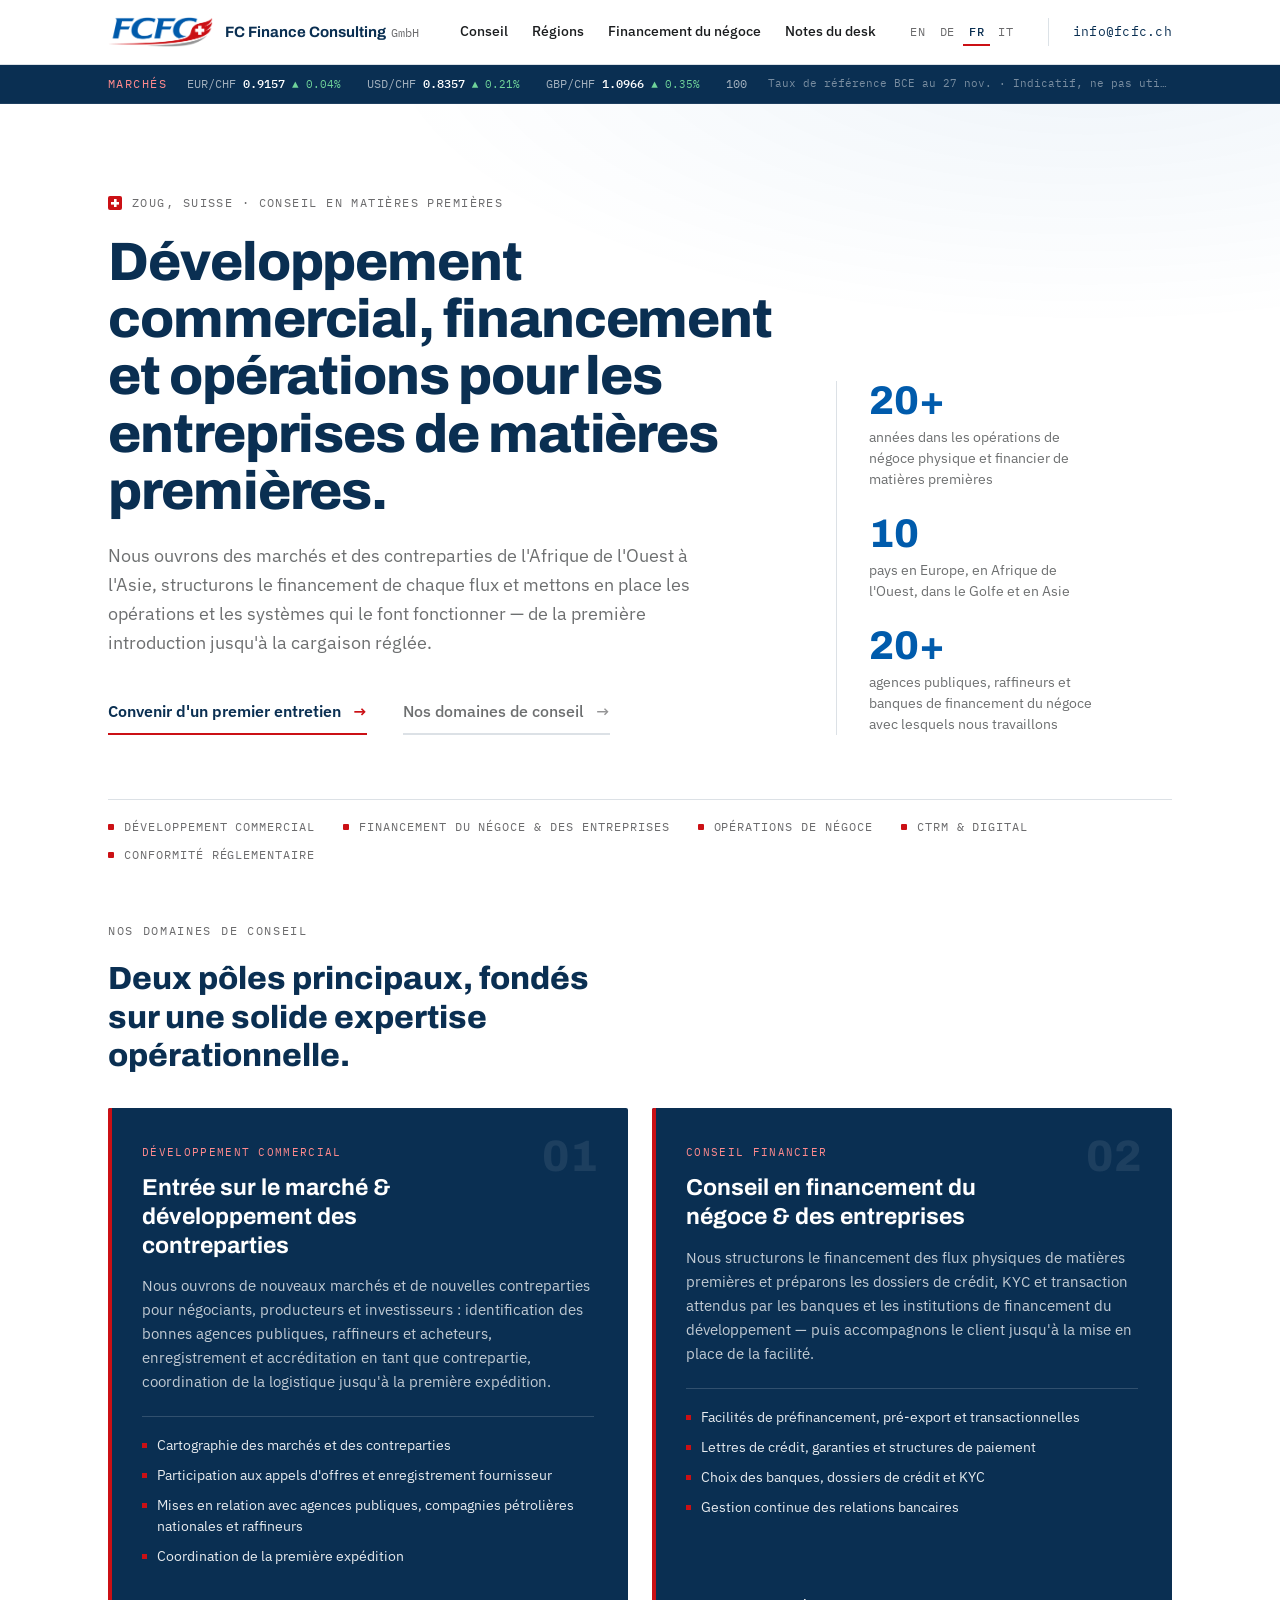
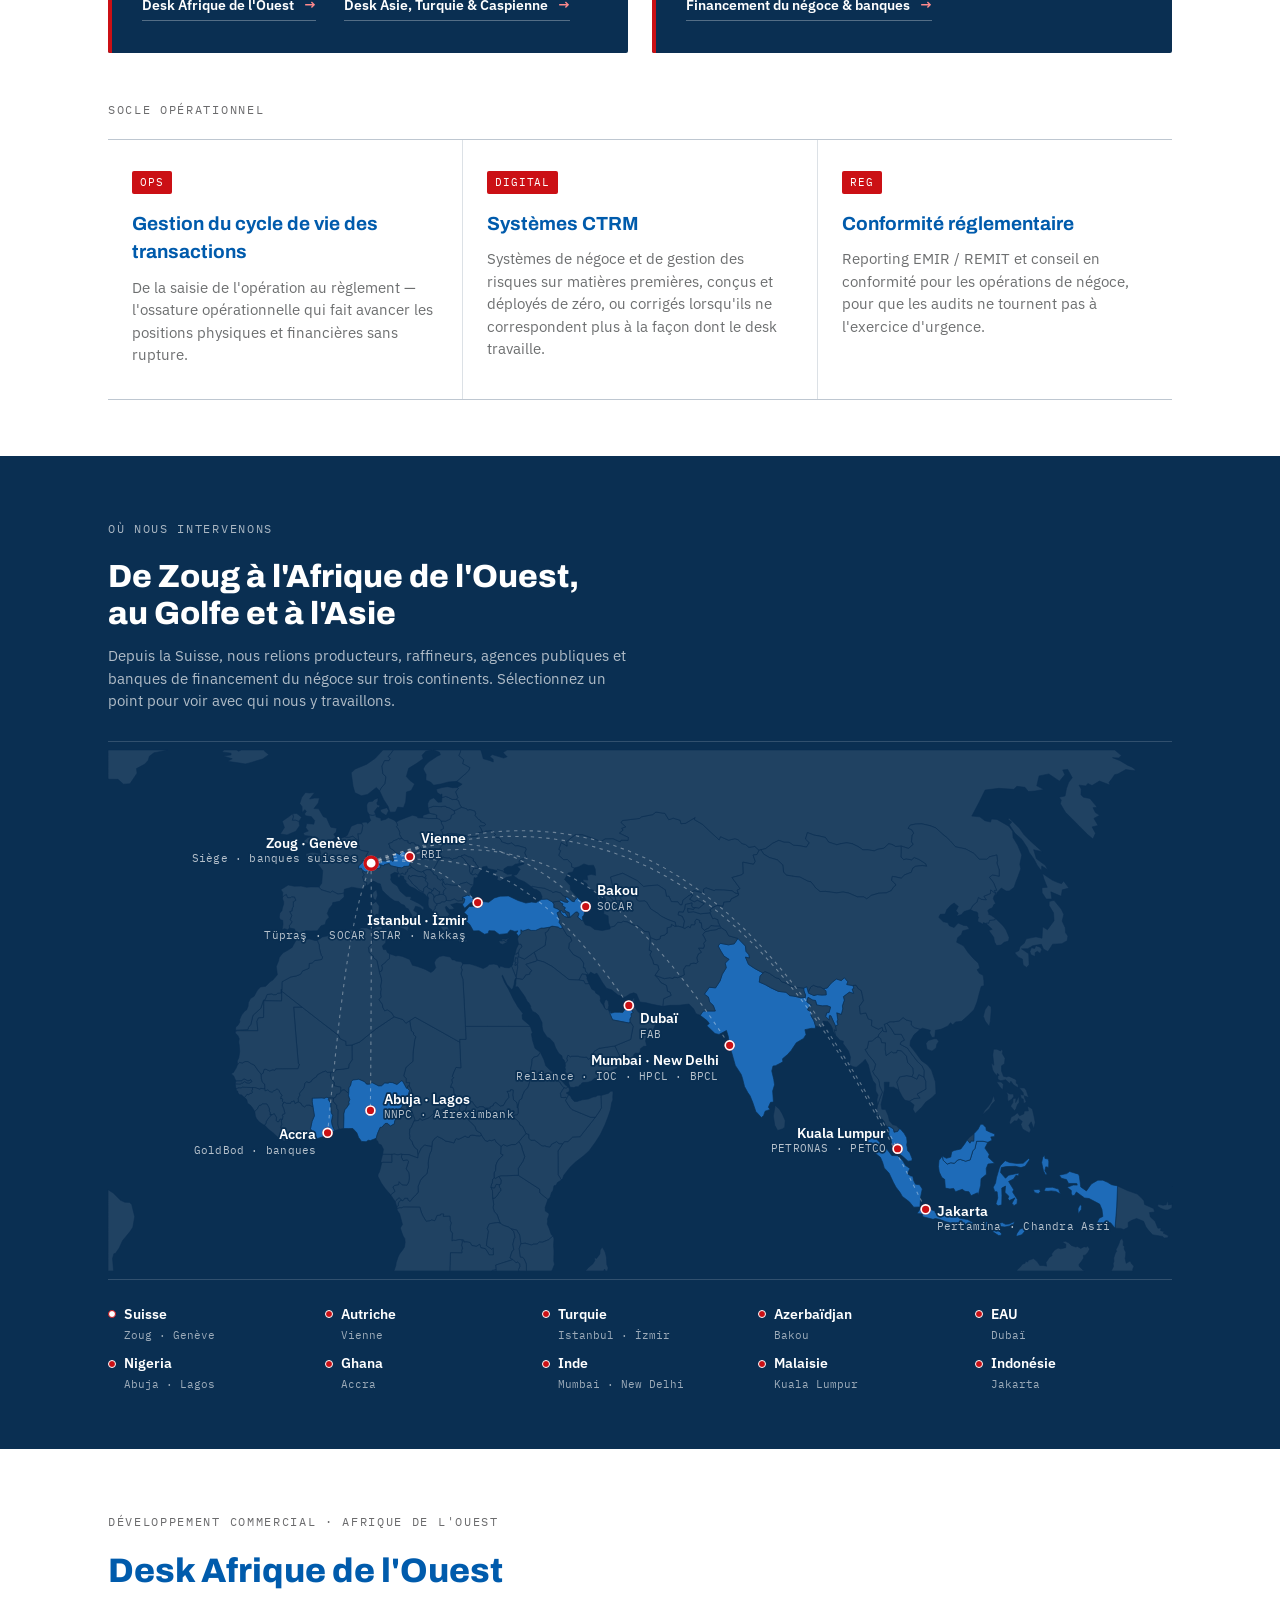
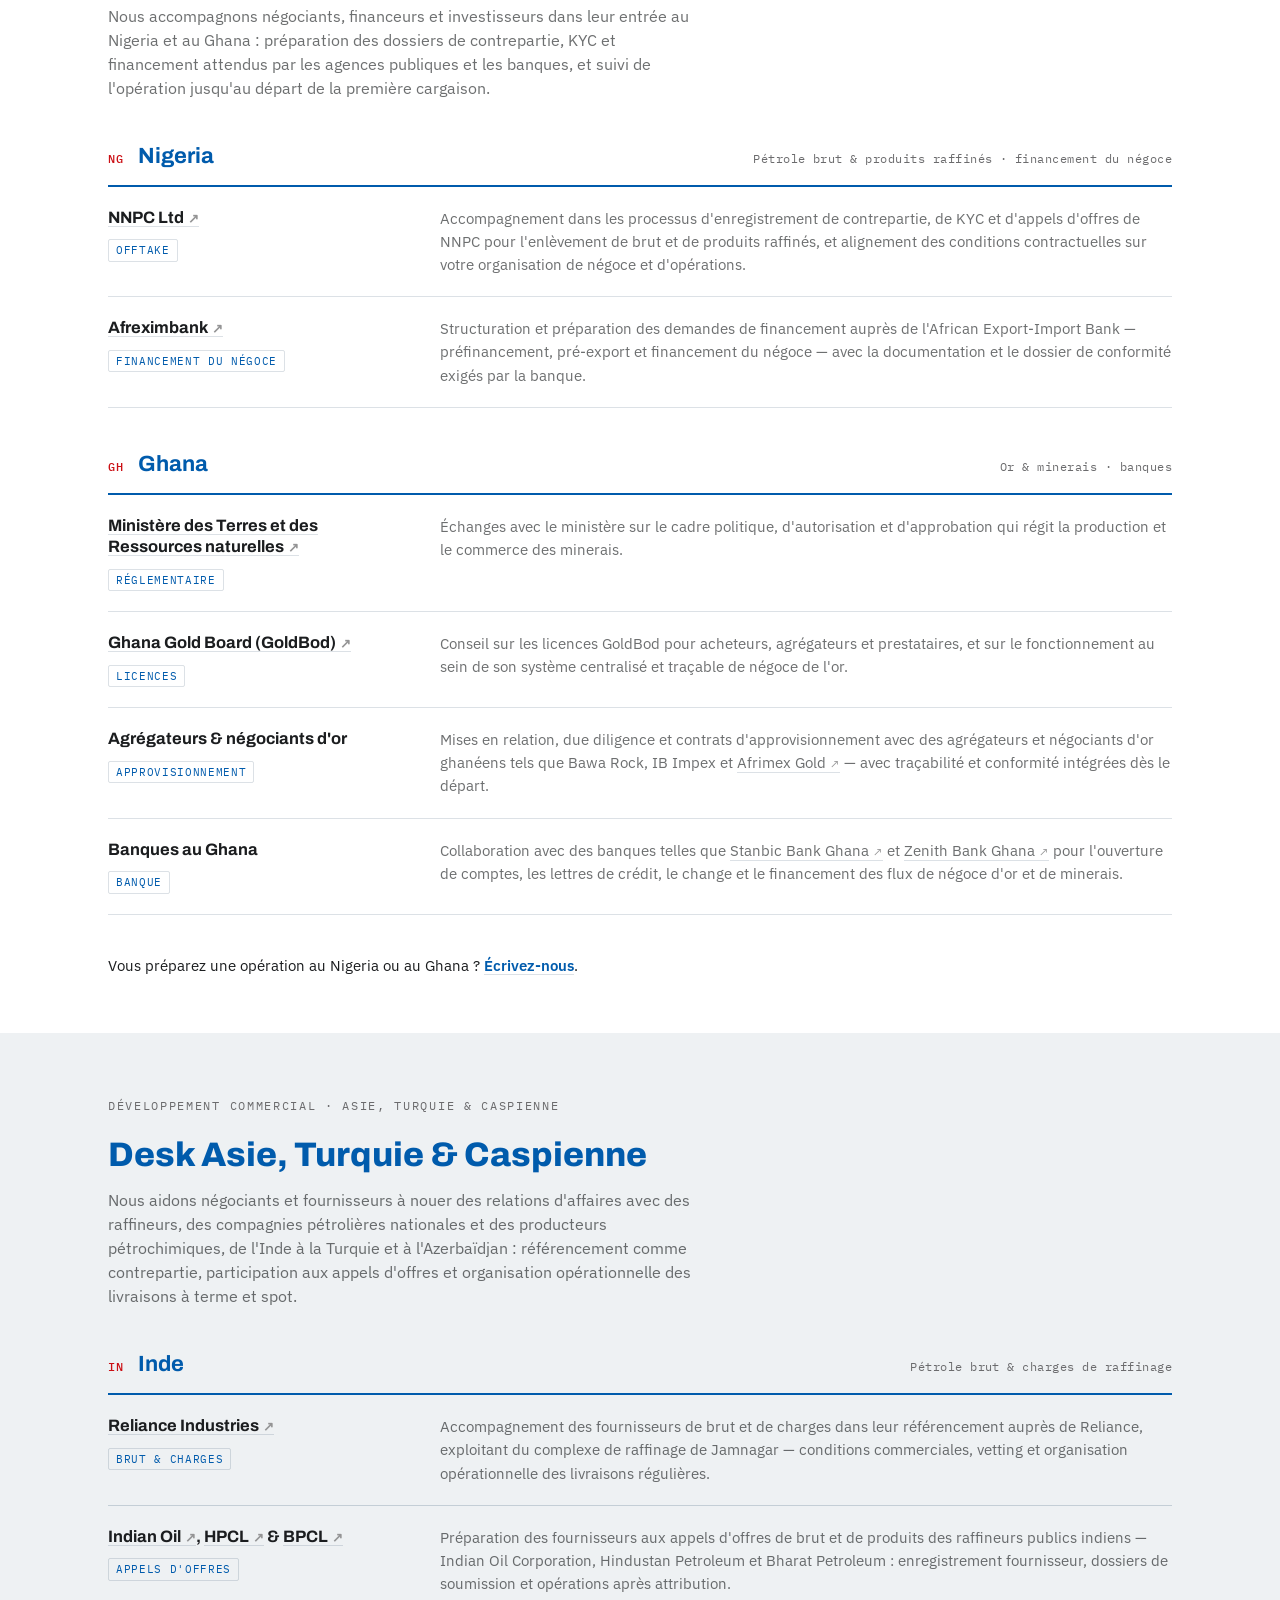
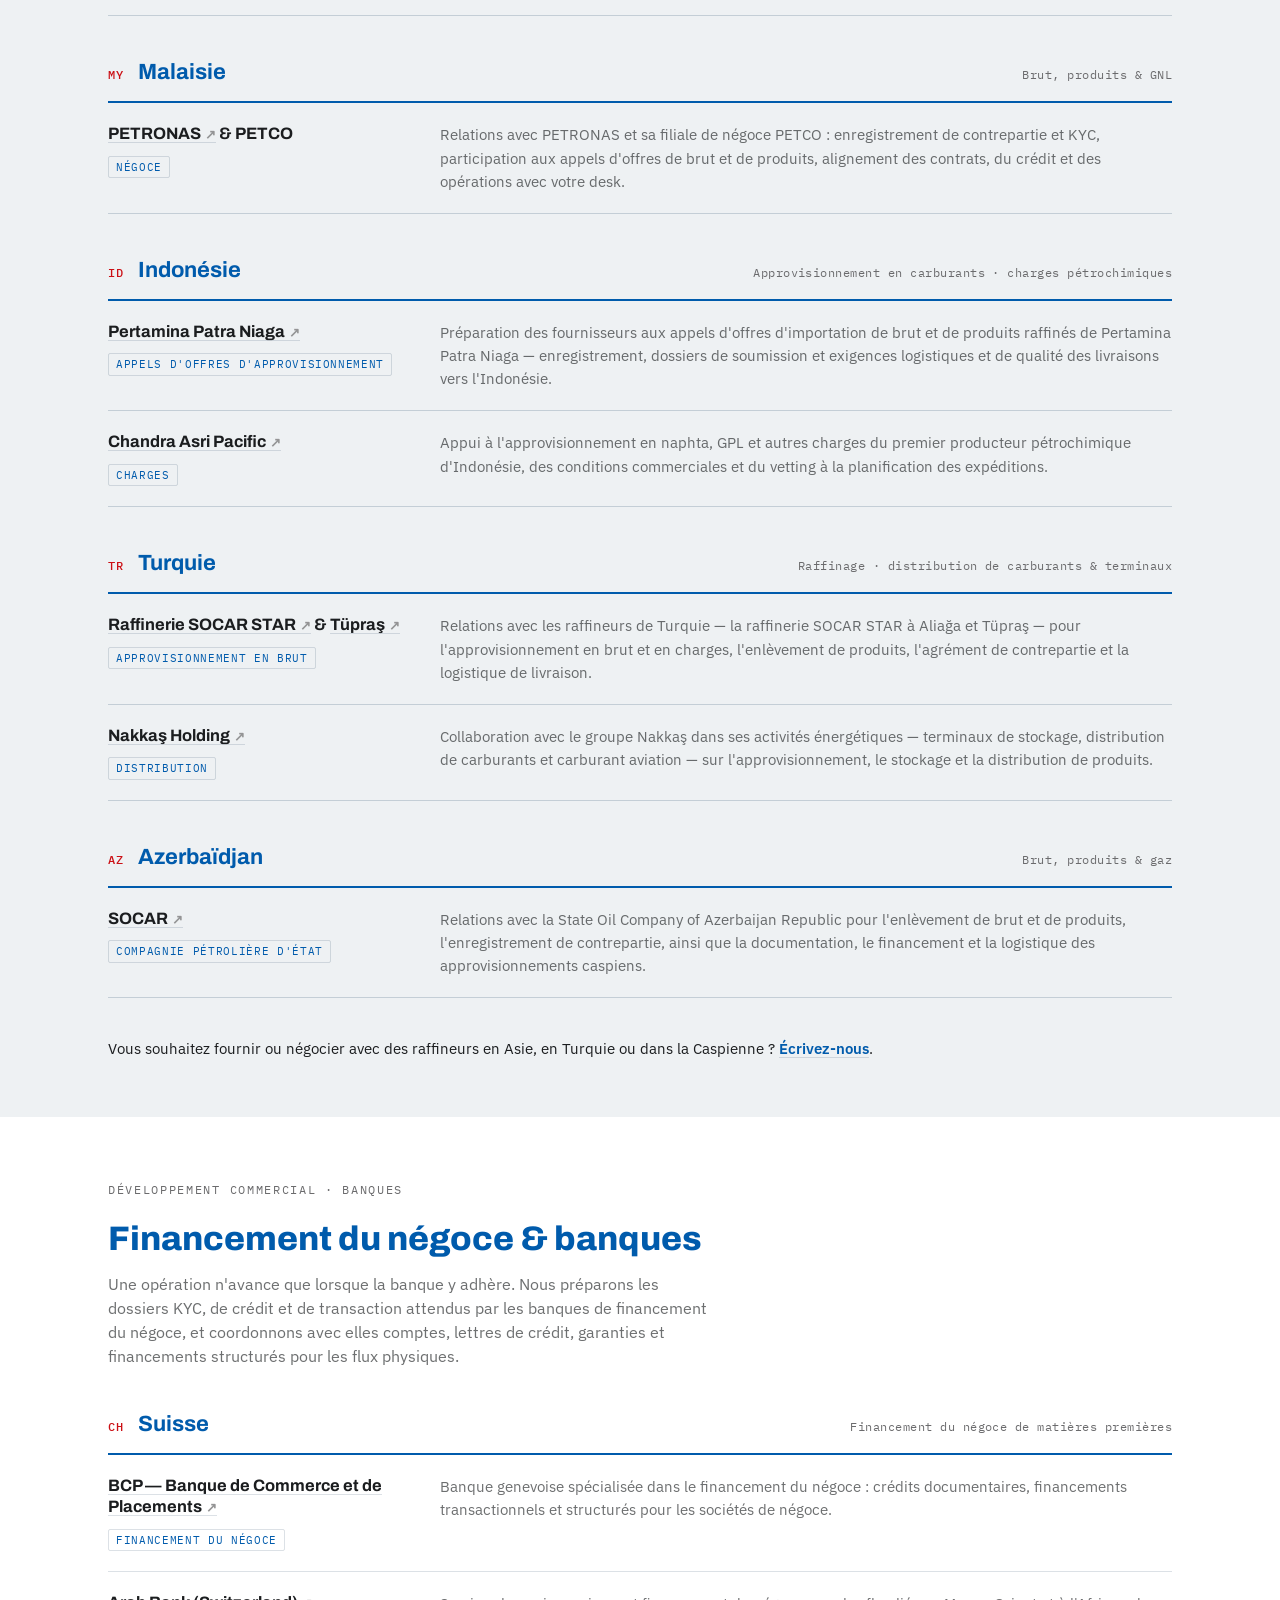
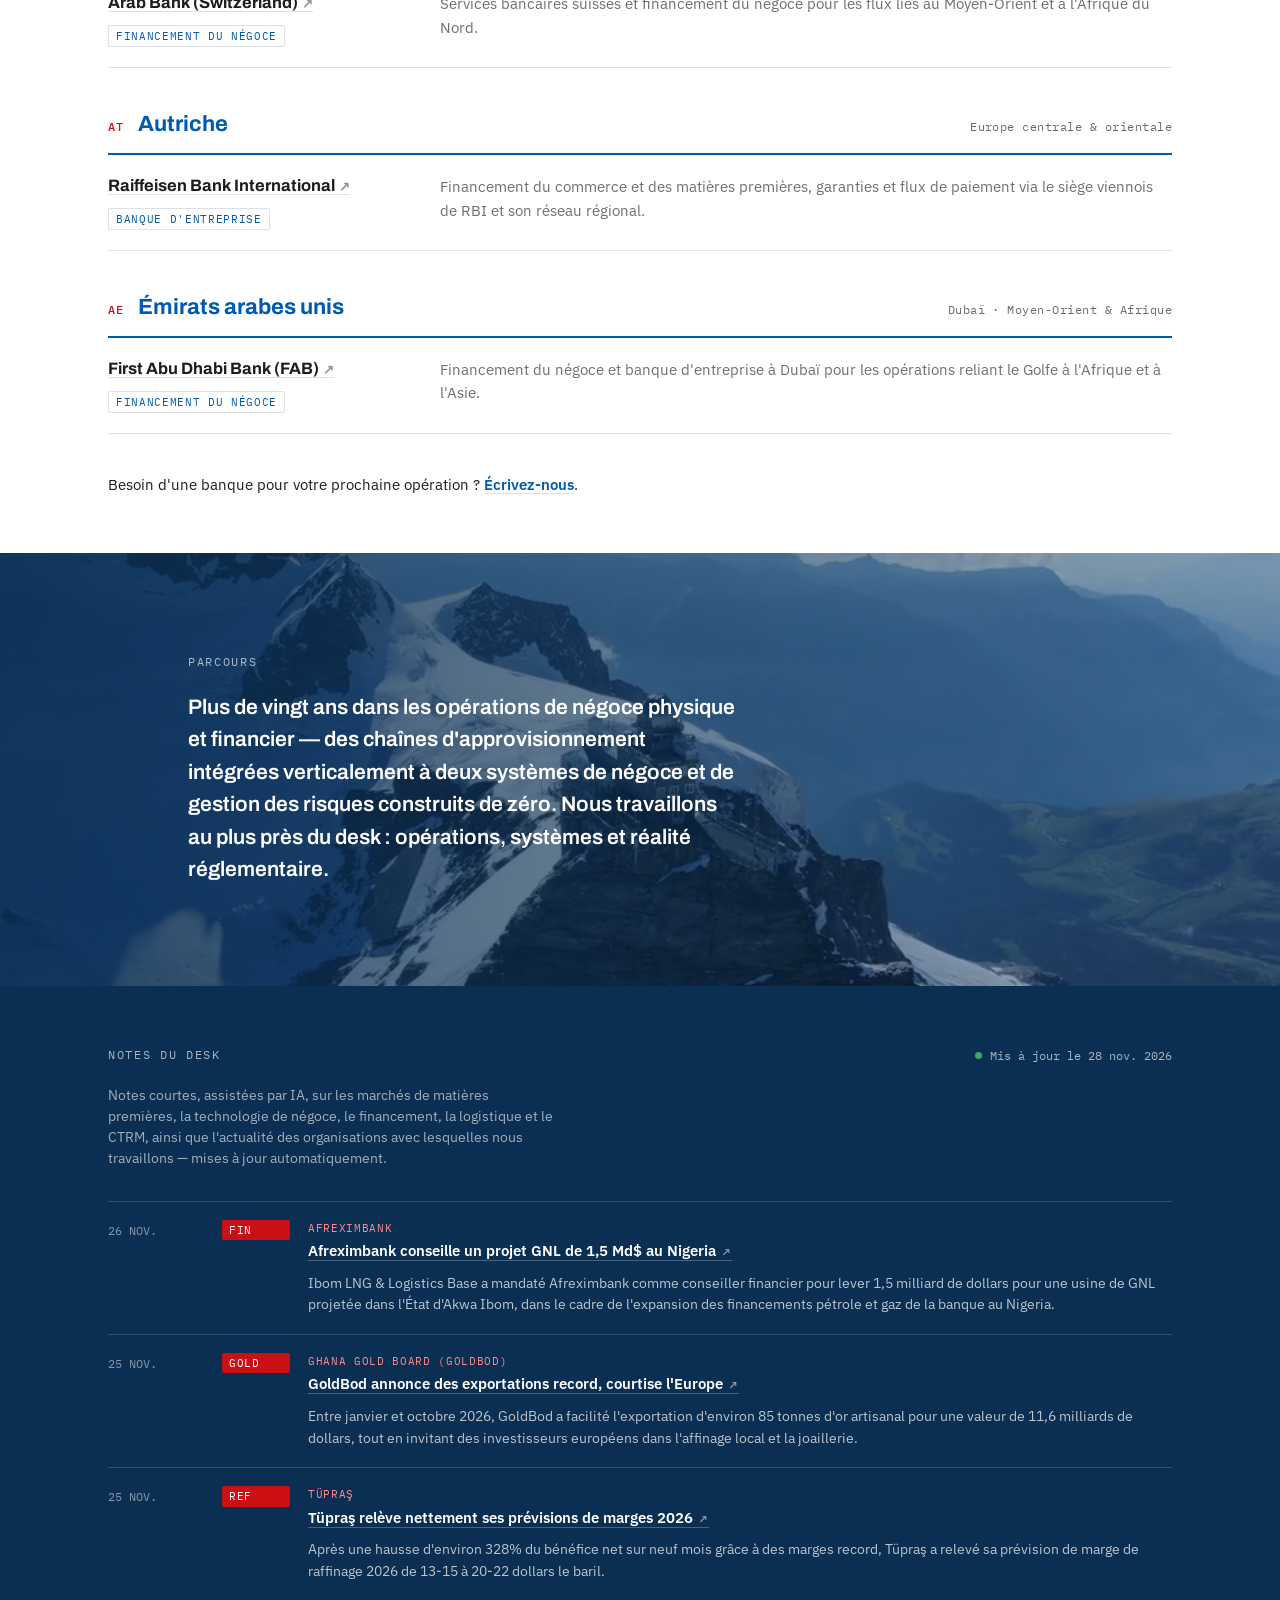
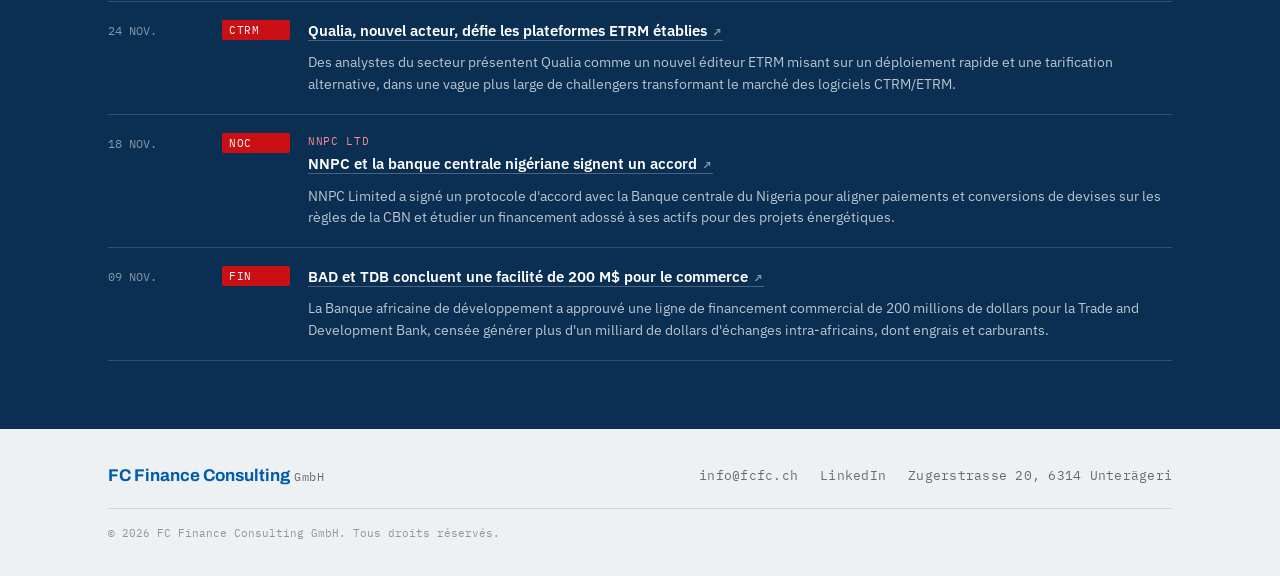
<file: fr/index.html>
<!DOCTYPE html>
<!-- Generated by scripts/build_i18n.py from index.html — do not edit by hand. -->

<html lang="fr">
<head>
<meta charset="utf-8"/>
<meta content="width=device-width, initial-scale=1.0" name="viewport"/>
<title>FC Finance Consulting GmbH — Conseil en négoce de matières premières, financement et opérations</title>
<meta content="FC Finance Consulting GmbH — conseil aux entreprises de matières premières : développement commercial en Afrique de l'Ouest (Nigeria, Ghana), en Asie (Inde, Malaisie, Indonésie), en Turquie et en Azerbaïdjan, financement du négoce avec des banques en Suisse, en Autriche et aux EAU, opérations de négoce, systèmes CTRM et conformité EMIR/REMIT. Zoug, Suisse." name="description"/>
<meta content="../" name="fcfc-base"/>
<link href="https://www.fcfc.ch/" hreflang="en" rel="alternate"/>
<link href="https://www.fcfc.ch/de/" hreflang="de" rel="alternate"/>
<link href="https://www.fcfc.ch/fr/" hreflang="fr" rel="alternate"/>
<link href="https://www.fcfc.ch/it/" hreflang="it" rel="alternate"/>
<link href="https://www.fcfc.ch/" hreflang="x-default" rel="alternate"/>
<link href="https://fonts.googleapis.com" rel="preconnect"/>
<link crossorigin="" href="https://fonts.gstatic.com" rel="preconnect"/>
<link href="https://fonts.googleapis.com/css2?family=Archivo:wght@600;700;800&amp;family=IBM+Plex+Sans:wght@400;500;600&amp;family=IBM+Plex+Mono:wght@400;500&amp;display=swap" rel="stylesheet"/>
<link href="../assets/style.css?v=20261107k" rel="stylesheet"/>
<link href="../assets/favicon/favicon.ico" rel="icon" sizes="any"/>
<link href="../assets/favicon/favicon-32x32.png" rel="icon" sizes="32x32" type="image/png"/>
<link href="../assets/favicon/favicon-16x16.png" rel="icon" sizes="16x16" type="image/png"/>
<link href="../assets/favicon/apple-touch-icon.png" rel="apple-touch-icon" sizes="180x180"/>
</head>
<body>
<nav aria-label="Navigation principale" class="topbar">
<div class="wrap topbar-inner">
<a aria-label="FC Finance Consulting GmbH — accueil" class="topbar-brand" href="#top">
<img alt="FCFC" class="topbar-logo" height="137" src="../assets/logo-mark.png" width="480"/>
<span class="topbar-name">FC Finance Consulting <span>GmbH</span></span>
</a>
<div class="topbar-links">
<a href="#services">Conseil</a>
<a href="#footprint">Régions</a>
<a href="#banks">Financement du négoce</a>
<a href="#news">Notes du desk</a>
</div>
<div aria-label="Langue" class="lang-switch" role="navigation">
<a data-lang="en" href="../" hreflang="en">EN</a>
<a data-lang="de" href="../de/" hreflang="de">DE</a>
<a aria-current="true" data-lang="fr" href="../fr/" hreflang="fr">FR</a>
<a data-lang="it" href="../it/" hreflang="it">IT</a>
</div>
<a class="topbar-mail" href="mailto:info@fcfc.ch">info@fcfc.ch</a>
</div>
</nav>
<div aria-label="Données de marché indicatives" class="ticker" id="ticker">
<div class="wrap ticker-inner">
<span class="ticker-label">Marchés</span>
<ul class="ticker-list" id="ticker-list"></ul>
<span class="ticker-src" id="ticker-src"></span>
</div>
</div>
<header class="hero" id="top">
<div class="wrap hero-grid">
<div class="hero-copy">
<div class="eyebrow"><span aria-hidden="true" class="eyebrow-flag"></span>Zoug, Suisse · Conseil en matières premières</div>
<h1 class="hero-headline">Développement commercial, financement et opérations pour les entreprises de matières premières.</h1>
<p class="hero-lede">Nous ouvrons des marchés et des contreparties de l'Afrique de l'Ouest à l'Asie, structurons le financement de chaque flux et mettons en place les opérations et les systèmes qui le font fonctionner — de la première introduction jusqu'à la cargaison réglée.</p>
<div class="hero-actions">
<a class="link-cta" href="mailto:info@fcfc.ch?subject=Introductory%20conversation">Convenir d'un premier entretien<span aria-hidden="true">→</span></a>
<a class="link-cta link-cta-quiet" href="#services">Nos domaines de conseil<span aria-hidden="true">→</span></a>
</div>
</div>
<dl class="hero-facts">
<div class="fact"><dt>20+</dt><dd>années dans les opérations de négoce physique et financier de matières premières</dd></div>
<div class="fact"><dt>10</dt><dd>pays en Europe, en Afrique de l'Ouest, dans le Golfe et en Asie</dd></div>
<div class="fact"><dt>20+</dt><dd>agences publiques, raffineurs et banques de financement du négoce avec lesquels nous travaillons</dd></div>
</dl>
</div>
<div class="wrap">
<ul aria-label="Domaines d'activité" class="hero-tags">
<li>Développement commercial</li><li>Financement du négoce &amp; des entreprises</li><li>Opérations de négoce</li><li>CTRM &amp; digital</li><li>Conformité réglementaire</li>
</ul>
</div>
</header>
<main>
<section class="services" id="services">
<div class="wrap">
<div class="section-label">Nos domaines de conseil</div>
<h2 class="services-title">Deux pôles principaux, fondés sur une solide expertise opérationnelle.</h2>
<div class="practice-grid">
<article class="practice">
<span class="practice-num">01</span>
<span class="practice-tag">Développement commercial</span>
<h3>Entrée sur le marché &amp; développement des contreparties</h3>
<p>Nous ouvrons de nouveaux marchés et de nouvelles contreparties pour négociants, producteurs et investisseurs : identification des bonnes agences publiques, raffineurs et acheteurs, enregistrement et accréditation en tant que contrepartie, coordination de la logistique jusqu'à la première expédition.</p>
<ul class="practice-list">
<li>Cartographie des marchés et des contreparties</li>
<li>Participation aux appels d'offres et enregistrement fournisseur</li>
<li>Mises en relation avec agences publiques, compagnies pétrolières nationales et raffineurs</li>
<li>Coordination de la première expédition</li>
</ul>
<div class="practice-links">
<a href="#west-africa">Desk Afrique de l'Ouest<span aria-hidden="true">→</span></a>
<a href="#asia">Desk Asie, Turquie &amp; Caspienne<span aria-hidden="true">→</span></a>
</div>
</article>
<article class="practice">
<span class="practice-num">02</span>
<span class="practice-tag">Conseil financier</span>
<h3>Conseil en financement du négoce &amp; des entreprises</h3>
<p>Nous structurons le financement des flux physiques de matières premières et préparons les dossiers de crédit, KYC et transaction attendus par les banques et les institutions de financement du développement — puis accompagnons le client jusqu'à la mise en place de la facilité.</p>
<ul class="practice-list">
<li>Facilités de préfinancement, pré-export et transactionnelles</li>
<li>Lettres de crédit, garanties et structures de paiement</li>
<li>Choix des banques, dossiers de crédit et KYC</li>
<li>Gestion continue des relations bancaires</li>
</ul>
<div class="practice-links">
<a href="#banks">Financement du négoce &amp; banques<span aria-hidden="true">→</span></a>
</div>
</article>
</div>
<div class="section-label core-label">Socle opérationnel</div>
<div class="services-grid core-grid">
<article class="service">
<span class="service-tag">OPS</span>
<h2>Gestion du cycle de vie des transactions</h2>
<p>De la saisie de l'opération au règlement — l'ossature opérationnelle qui fait avancer les positions physiques et financières sans rupture.</p>
</article>
<article class="service">
<span class="service-tag">DIGITAL</span>
<h2>Systèmes CTRM</h2>
<p>Systèmes de négoce et de gestion des risques sur matières premières, conçus et déployés de zéro, ou corrigés lorsqu'ils ne correspondent plus à la façon dont le desk travaille.</p>
</article>
<article class="service">
<span class="service-tag">REG</span>
<h2>Conformité réglementaire</h2>
<p>Reporting EMIR / REMIT et conseil en conformité pour les opérations de négoce, pour que les audits ne tournent pas à l'exercice d'urgence.</p>
</article>
</div>
</div>
</section>
<section class="footprint" id="footprint">
<div class="wrap">
<div class="section-label light">Où nous intervenons</div>
<h2 class="footprint-title">De Zoug à l'Afrique de l'Ouest, au Golfe et à l'Asie</h2>
<p class="footprint-sub">Depuis la Suisse, nous relions producteurs, raffineurs, agences publiques et banques de financement du négoce sur trois continents. Sélectionnez un point pour voir avec qui nous y travaillons.</p>
<div class="map-frame">
<svg aria-labelledby="map-title" class="map-svg" role="img" viewbox="0 0 960 470" xmlns="http://www.w3.org/2000/svg"><title id="map-title">Carte des pays et villes où intervient FC Finance Consulting</title><g class="m-countries"><path class="m-land" d="M370.3,383.7L371.1,384.3L389.4,396.2L389.7,399.6L396.9,405.5L394.4,412.7L394.6,416L397.8,418.1L397.9,419.6L396.5,423.2L396.7,424.9L396.3,427.7L398,431.4L399.9,437.2L401.7,438.4L397.6,441.8L392,444.1L389,444L387.1,445.8L383.6,445.9L382.3,446.7L376.3,445L372.5,445.5L371.4,437.5L369.7,434.8L368.8,433.2L363.9,432.1L361.1,430.3L357.9,429.3L355.9,428.4L353.8,426.9L351.2,419.5L348.4,416.2L347.4,412.8L348,409.8L347.1,404.4L349.2,404.2L351.1,402L353,399L354.3,397.8L354.3,395.9L353.2,394.5L352.9,392.2L354.4,391.5L354.7,388.1L352.7,384.8L354.5,384.1L360,384.1Z"></path><path class="m-land" d="M156.9,216.1L156.9,216.5L156.8,217.6L156.6,226.5L140.6,226.2L140.4,241.3L135.7,241.8L134.4,244.8L135.2,253.3L115.8,253.3L114.7,255.2L115,252.7L115.1,252.8L126.2,252.3L126.8,250.2L128.9,247.5L130.8,239.4L137.8,233.1L140.3,225.7L141.8,225.2L143.5,220.6L147.6,220L149.4,220.8L151.6,220.8L153.2,219.4L156.2,219.2L156.2,216.1Z"></path><path class="m-land" d="M587.4,90.5L585.5,94.3L582,94.8L584,100.5L582.4,103.1L572.8,101.2L573.2,111.5L571.2,112.8L563,115.1L570.3,125.1L567.6,126.6L569,129.9L565.9,129.1L563,127L556,126.4L548.3,126.2L546.8,126.9L539.6,124.4L537.3,125.6L537.5,129.1L529.4,127.1L526.6,127.9L526.3,130.4L523.9,131.5L518.8,135.5L517.9,139.7L516.1,139.7L514.2,137L508.3,136.8L506.1,132L503.9,132L502.8,126.2L496.2,121.9L488.5,122.4L483.3,123.2L477.7,118L473.4,115.8L465.4,111.7L464.4,111.2L453.5,114.6L458.3,136L456,136.3L451.8,131.7L448.4,130.1L443.4,131.3L441.7,133.2L441.2,131.8L441.8,129.4L440.5,127.4L434.8,125.4L431.7,120.2L428.9,118.7L428.4,116.8L432.9,117.4L432.2,113.2L435.9,112.2L440,113.1L439.6,107.5L438,103.9L433.6,104.2L429.4,102.8L424.8,105.3L420.8,106.5L418.3,105.6L418.2,102.7L414.5,98.8L411.2,99L406.6,95.1L408.3,90.8L406.7,89.7L408.9,83.5L414.2,86.7L413.8,82.6L421.4,76.5L428.2,76.4L438.9,80.2L444.7,82.5L448.7,80.1L455.7,80L462.1,82.9L462.9,81.3L469.2,81.5L469.5,78.9L461.3,75L464.7,72.3L463.4,70.7L467.1,69.3L462.8,65.5L464.2,63.6L479.7,61.7L481.3,60.3L491.4,58.3L494.4,56L502.5,57.2L506,62.9L510,61.5L516.2,63.4L517,66.5L521,66.2L529.8,60.9L528.9,62.7L536.1,66.9L551.4,81.1L552.6,78.2L559.9,81.4L565.7,80L568.5,81L571.9,84.3L575.4,85.4L578.3,87.8L583.7,87Z"></path><path class="m-land" d="M458.3,136L453.5,114.6L464.4,111.2L465.4,111.7L473.4,115.8L477.7,118L483.3,123.2L488.5,122.4L496.2,121.9L502.8,126.2L503.9,132L506.1,132L508.3,136.8L514.2,137L516.1,139.7L517.9,139.7L518.8,135.5L523.9,131.5L526.3,130.4L527.8,131L524.9,134.7L528.9,136.9L531.8,135.5L538.1,138.6L533.2,142.8L529.5,142.2L527.7,142.3L526.6,140.7L526.9,138L521,139.4L520.5,143.1L519,146.3L515,146.1L514.4,148.6L518.2,150L520.2,154.4L518.9,160.3L515,159.1L512.4,159L511.8,155.4L505,152.9L499.4,150.1L495.8,147.3L489.6,143.3L486,137.3L484.2,136.2L479.2,136.5L477.2,135.3L475.7,130.7L468.8,127.6L465.6,131L462.1,133L463.5,135.9Z"></path><path class="m-land" d="M910.9,393.3L919.6,397.4L928.7,400.7L932.1,403.7L934.7,406.6L935.3,410.1L943.4,413.7L944.4,416.8L939.7,417.4L940.5,421.3L944.7,425.1L947.3,431.4L950.2,431.2L949.7,433.7L953.5,434.7L951.9,435.8L956.9,438.3L956.1,440L952.8,440.4L951.7,438.9L947.5,438.2L942.5,437.4L939,433.6L936.5,430.4L934.4,425.3L928.1,422.7L923.7,424.4L920.4,426.3L920.6,430.6L916.5,432.7L913.8,431.7L908.6,431.4L910.1,412.4ZM960,394.3L959.7,394.2L960,393.8L960,394.3ZM960,413.2L959.1,413.7L956.4,415.1L953.7,415L949.7,413.4L947,411.7L947.5,409.9L952,410.8L954.8,410.3L955.7,407.5L956.4,407.4L956.7,410.5L959.6,410L960,409.5L960,413.2Z"></path><path class="m-active" d="M910.9,393.3L910.1,412.4L908.6,431.4L904.6,426.6L899.6,425.5L898.2,427.1L891.8,427.3L894.3,422.5L897.6,420.9L896.8,414.6L894.7,409.7L885.2,404.7L881.1,404.2L873.7,398.8L872.1,401.7L870.1,402.2L869.1,400L869.2,397.5L865.4,394.6L870.9,392.5L874.5,392.6L874.1,391.1L866.7,391.1L864.8,387.6L860.3,386.5L858.2,383.6L865,382.2L867.6,380.3L875.7,382.7L876.5,384.9L877.7,394.3L882.8,397.8L887.2,391.6L893.1,388.1L897.6,388.1L901.9,390.1L905.5,392.2ZM827.9,430.1L828.3,431.3L828.2,433L824.5,437.4L820.1,438.7L819.5,438L820.2,436L822.7,432.4ZM875.4,418.4L875.2,414L876.2,411.9L877.4,410L878.4,411.7L878.2,414.5ZM793.9,354L791.2,359.2L795.1,364.8L794.3,367.5L800,372.9L794,373.6L792.4,377.5L792.6,382.8L787.7,386.8L787.4,392.7L785.2,401.6L784.5,399.5L778.7,402.1L776.8,398.6L773.2,398.2L770.8,396.4L764.7,398.5L763,395.6L759.6,396L755.5,395.3L754.9,387.4L752.4,385.8L750,380.8L749.3,375.7L749.8,370.3L752.8,366.4L753.7,370.3L757.2,373.6L760.4,372.4L763.7,372.9L766.6,369.9L769,369.4L773.8,371L777.9,369.8L780.3,361.7L782.2,359.6L783.7,353L789.5,353ZM852.2,394.5L857.7,396.2L859.4,400.7L855.2,398.3L851,397.8L848.1,398.2L844.6,398L845.9,394.7ZM839.4,400.3L835.9,399.2L835,396.7L840.2,396.4L841.3,398.3ZM845,365.4L845.4,368.6L848.4,369.1L848.9,371.5L848.7,376.6L846.1,376.1L845.3,379.6L847.4,382.7L846,383.4L844,379.7L842.4,372.2L843.4,367.6ZM819.9,373L825.7,372.8L830.6,368.5L831.5,369.8L827.5,375.6L823.7,376.8L818.8,375.6L810.4,375.9L806,376.8L805.3,381.2L809.8,386.4L812.5,383.7L821.9,381.7L821.5,384.4L819.3,383.6L817.1,387L812.6,389.3L817.2,396.8L816.2,398.8L820.5,405.5L820.2,409.3L817.5,411.1L815.6,409L818.3,404.2L813.2,406.5L812,404.9L812.8,402.6L809.3,399.2L809.8,393.5L806.4,395.3L806.6,402.1L806.4,410.4L803.2,411.3L801.1,409.6L802.8,404.2L802.2,398.6L800.1,398.5L798.7,394.5L800.8,390.7L801.6,386L804.2,377.2L805.3,374.8L809.5,370.5L813.5,372.2ZM803.6,438.1L797.3,434L802.1,432.8L804.6,434.6L806.2,436.4L805.7,438ZM809.8,428L813.2,427.6L817.9,425.4L816.9,428.7L809.2,430.4L802.5,429.6L802.7,427.5L806.8,426.3ZM794.4,427L797.5,426.5L798.6,429L792.7,430.2L789.1,431L786.4,430.9L788.4,427.6L791.2,427.5L792.7,425.4ZM745.9,415.7L746.5,417.7L756.1,418.3L757.4,415.9L766.5,418.7L768.1,422.5L775.6,423.6L781.5,427.1L775.6,429.3L770.2,426.9L765.7,427.1L760.5,426.7L755.9,425.6L750.2,423.4L746.5,422.8L744.4,423.5L735.3,421.1L734.6,418.6L730,418.2L733.8,412.6L739.9,412.9L743.8,415.2ZM726.1,384.5L726.9,388.5L728.6,391.8L732.3,392.3L734.7,396L733.2,403.3L732.6,412.3L727,412.5L723,407.6L716.7,402.8L714.7,399.3L711,394.5L708.6,390.1L704.8,381.9L700.4,377.1L698.9,372L696.9,367.5L692.3,363.8L689.6,358.8L685.7,355.5L680.2,349.1L679.7,346.1L682.9,346.4L690.8,347.5L695.4,353.2L699.5,357.2L702.3,359.6L707.2,365.9L712.4,366L716.7,370L719.6,374.9L723.5,377.5L721.4,382.3L724.3,384.3Z"></path><path class="m-land" d="M347.1,404.4L348,409.8L347.4,412.8L348.4,416.2L351.2,419.5L353.8,426.9L351.9,426.3L345.1,427.3L343.7,428L342.2,431.7L343.3,434.3L342.2,441.2L341.4,447.1L342.8,448.1L346.2,450.4L347.6,449.3L347.8,455.6L344,455.6L342.1,452.4L340.3,449.9L336.4,449.1L335.4,446L332.3,447.9L328.3,447L326.7,444.4L323.5,443.8L321.1,444L320.9,442.2L319.2,442L316.9,441.7L313.8,442.5L311.6,442.4L310.3,442.9L310.7,436L309.1,433.8L308.8,430.2L309.6,426.7L308.6,424.4L308.5,420.7L302.4,420.8L302.9,418.7L300.3,418.7L300,419.7L296.9,420L295.6,423.4L294.8,424.8L292.1,424L290.4,424.8L287.1,425.3L285.2,422.2L284,420.3L282.6,416.8L281.4,412.5L266.5,412.4L264.7,413.1L263.3,413L261.2,413.8L260.5,412L261.8,411.4L262,408.8L262.8,407.3L264.6,406.1L266,406.7L267.7,404.4L270.5,404.5L270.8,406.1L272.6,407.2L275.6,403.5L278.6,400.7L279.9,398.8L279.7,394L281.9,388.3L284.2,385.3L287.6,382.5L288.2,380.6L288.3,378.5L289.1,376.5L288.8,373.1L289.5,368L290.4,364.3L291.9,361.2L292.2,357.7L292.6,353.6L294.6,350.6L297.3,348.7L301.5,350.7L304.7,352.9L308.4,353.5L312.1,354.6L313.6,351.1L314.3,350.6L316.6,351.2L322.2,348.3L324.2,349.5L325.9,349.3L326.6,347.9L328.5,347.4L332.3,348L335.5,348.2L337.1,347.6L340.3,352.4L342.5,353.1L343.9,352.1L346.2,352.5L349,351.3L350.2,353.8L354.7,357.6L354.5,364.5L356.5,365.3L354.9,367.3L352.9,368.9L351,371.9L350,374.6L349.7,379.3L348.5,381.6L348.5,386L347,387.6L346.8,391.1L346.1,391.5L345.6,394.7L346.9,397.4Z"></path><path class="m-land" d="M409.1,388L406.1,383.1L406,361.9L410.3,355.2L411.7,353.4L414.9,353.3L419.3,349.2L425.9,348.9L439.7,331.4L443.1,326.5L445.2,322.9L445.1,319.9L444.8,313.9L444.8,311.5L444.8,311.4L446.4,311.3L448.7,310.5L451.3,309.9L453.6,307.9L455.5,307.8L455.7,309.5L455.4,312.9L455.5,315.9L454.5,318.1L453.4,324.4L451.2,330.9L448.3,338.4L444.2,346.9L440,353.5L434.2,361.5L429.1,366.2L421.6,372L416.9,376.4L411.4,383.5L410.2,386.6Z"></path><path class="m-land" d="M396.9,405.5L389.7,399.6L389.4,396.2L371.1,384.3L370.3,383.7L370.2,377.5L371.7,375.1L374.2,371.3L376,367L373.7,360.3L373.1,357.4L370.7,353.3L373.7,349.8L377.1,346L379.7,346.9L379.8,350.2L381.5,352.1L385,352.1L391.5,357.1L393.1,357.2L394.3,357L395.4,357.7L398.8,358.2L400.2,355.7L404.8,353.3L406.9,355.2L410.3,355.2L406,361.9L406.1,383.1L409.1,388L405.5,390.3L404.3,392.7L402.4,393.2L401.6,397.3L400,399.6L398.9,403.5Z"></path><path class="m-land" d="M322.8,330L318.9,327.5L317.1,325.8L316.8,324L317.5,321.6L317.5,319.2L314.5,315.5L313.9,313L313.9,311.6L312,309.9L311.9,306.5L310.8,304.2L309.1,304.5L309.5,302.4L310.7,300L310.1,297.5L311.7,295.7L310.6,294.4L311.9,290.7L314,286.4L318.4,286.8L317.3,263.6L317.3,261.1L323,261.1L322.5,249.3L342.3,249.3L361.5,249.3L381,249.3L383,255.1L382,256.2L383.1,262.2L385.3,269.2L387.3,270.7L390.1,272.8L387.8,276.2L384.2,277.2L382.7,279L382.4,282.9L380.6,291.5L381.3,293.8L380.7,298.8L378.9,304.6L375.9,307.5L373.9,312L373.5,314.4L371.2,316L369.9,322.1L370.1,327.4L369.9,322.8L369.2,322.7L369.2,319.8L368.5,317.8L365.9,315.5L365.2,311.3L365.6,306.9L363.3,306.5L363,307.8L360,308.1L361.2,309.9L361.8,313.4L359.1,316.6L356.7,320.8L354.1,321.4L349.8,318L348,319.2L347.5,320.9L344.9,322L344.8,323.2L339.8,323.2L339,322L335.4,321.8L333.6,322.8L332.2,322.3L329.6,318.9L328.7,317.3L325.1,318.1L323.7,320.8L322.5,326L320.8,327.1L319.3,327.8Z"></path><path class="m-land" d="M317.3,263.6L318.4,286.8L314,286.4L311.9,290.7L310.6,294.4L311.7,295.7L310.1,297.5L310.7,300L309.5,302.4L309.1,304.5L310.8,304.2L311.9,306.5L312,309.9L313.9,311.6L313.9,313L310.7,314L308.2,316.4L304.7,322.8L300,325.5L295.1,325.1L293.7,325.6L294.3,327.7L291.7,329.8L289.6,332L283.2,334.3L282,332.9L281.1,332.8L280.2,334.3L276.1,334.8L276.8,333.2L275.2,329.2L274.5,326.7L272.3,325.7L269.3,322.3L270.3,319.6L272.6,320.2L274,319.7L276.8,319.8L274,314.5L274.2,310.6L273.8,306.7L271.7,303L272.2,300.2L269,300.1L268.9,296.3L266.8,294.1L268.8,286.4L275.1,280.9L275.2,273.3L276.8,261.3L277.8,258.8L275.7,256.8L275.6,254.9L273.7,253.4L272.2,244.3L277.1,241.1L297.2,252.3Z"></path><path class="m-land" d="M297,61.8L289.1,61.9L283.7,61.3L284.4,58.8L290.1,57.1L294.7,58L296.7,58.9L296.4,60.4ZM817,65.3L822.4,70.6L826.2,76.1L831.9,81.8L843,91.8L835.2,90L837.7,98.2L845.7,104L848,108L842.5,104.6L842.2,109L838.5,104.2L835.6,98.6L831.2,92.5L829.5,88.2L824.6,80.7L818.3,75.1L813.3,67.5L815.5,65L811.9,62.4L813.2,61.6ZM335.9,0L336.4,0.2L337.2,2.6L338.6,7.9L344.1,9.4L347.6,10.8L347.5,8.3L344.6,6.1L346.6,4.1L357,7.3L360.1,6.1L356.4,2.3L360,0L908.4,0L908.4,0L914.4,5L914.4,5L914.4,5L914.4,5L911.9,7.2L906.3,6.9L913.1,9.6L920.3,13.9L923.7,15.3L926.6,17.4L927.1,18.8L918.3,17.7L911.2,21.6L908.2,22.3L905.8,26L903.2,29.2L904.1,31.6L894.5,28L887.9,32.1L884.1,30.2L882.3,32.4L876.1,31.7L878.1,35.2L877.9,40.4L880.1,42.6L886,43.8L892.5,51.7L888.8,52L890.9,56.5L894.7,58.9L889.6,61.7L893.3,68.1L887.9,69.4L891,75.1L888.7,80.3L884.1,76.5L876,68.3L863.7,56L859.3,48.4L860.1,45.2L858.1,42.7L863.5,41.4L864.8,34.7L866.8,29.2L870,25L865.9,17.5L861.4,18L863.3,22.3L858.5,28.1L848.9,21.6L840.1,23.4L838,32.3L844.4,35.6L836.4,37L830.4,37.5L827.3,33.7L820.1,32.8L817.3,35.5L803.8,34.6L791.4,36.1L786.2,46.7L779.4,59.6L786.6,60.3L791.2,63.8L796.3,65L797.1,62.2L802.1,62.6L812.7,68.7L816.2,73.4L816.6,79L820.7,85.8L824.5,94.8L822.7,103.1L823.6,107.1L821.2,113.8L818.7,120.4L817.6,123.9L813.2,127.2L810.3,127.3L806,124.5L802,128.7L802.2,130.7L802.2,130.7L801.1,129.7L799.6,126.7L801.8,126.6L799,119.7L795.2,114.8L798,112.7L804.1,113.8L804.1,108.2L802,101.9L802.6,99.8L801.9,94.7L795.5,96.3L792.9,98.6L786.1,98.6L781.2,93.2L773.6,89.2L764.8,87.4L759.8,81.9L756.2,78.4L753.1,76L746.9,70.3L741.8,68.3L734.2,66.6L728.6,66.8L723.8,67.8L721.9,70.6L725.1,71.9L727,75L725.6,76.8L725,82.7L726.5,85.2L722.2,88.8L715.7,86.7L710.7,87.1L707.4,85.2L704.4,84.6L700,88.6L694.6,89.6L691.3,91L685.2,90L681.1,90.1L677,87.2L671.3,84.5L666.5,83.7L661.3,84.5L657.6,85.5L650.2,83.1L647.3,78.9L641.4,77.5L637.1,76.8L631.1,74.5L629.3,80.3L632.7,83.6L630.2,87.6L623.1,86.2L618.6,86L614.5,83.3L609.9,83.2L605.3,81.5L599.7,84.2L593.3,89L589,90L587.4,90.5L583.7,87L578.3,87.8L575.4,85.4L571.9,84.3L568.5,81L565.7,80L559.9,81.4L552.6,78.2L551.4,81.1L536.1,66.9L528.9,62.7L529.8,60.9L521,66.2L517,66.5L516.2,63.4L510,61.5L506,62.9L502.5,57.2L494.4,56L491.4,58.3L481.3,60.3L479.7,61.7L464.2,63.6L462.8,65.5L467.1,69.3L463.4,70.7L464.7,72.3L461.3,75L469.5,78.9L469.2,81.5L462.9,81.3L462.1,82.9L455.7,80L448.7,80.1L444.7,82.5L438.9,80.2L428.2,76.4L421.4,76.5L413.8,82.6L414.2,86.7L408.9,83.5L406.7,89.7L408.3,90.8L406.6,95.1L411.2,99L414.5,98.8L418.2,102.7L418.3,105.6L420.8,106.5L419.4,110L415.2,110.9L411.9,116.8L417,122.3L417.3,126.2L423.6,133.1L421.2,135.4L420.7,136.9L418.6,136.5L414.8,133L413.5,132.8L410.3,131.4L408.5,129L404,127.8L401.4,128.7L400.4,127.7L393.7,124.9L386.8,123.9L382.7,123L382.3,123.6L375.7,118.8L370.2,116.6L365.7,113.2L368.9,112.3L371.9,107.5L369,105.2L375.3,102.8L374.9,101.6L371,102.5L370.8,100L372.8,98.4L377.1,98L377.4,96.1L375.9,92.9L377.2,89.9L376.8,88.3L369.9,86.4L367.4,86.5L364.2,83.9L360.9,84.8L355,82.8L354.9,81.7L352.9,79.2L349.4,78.9L348.7,77.2L349.6,76.1L346.3,72.9L341.9,73.4L340.5,73.2L339.6,74.4L337.9,74.2L336.3,70.6L335,68.8L335.8,68.3L339.3,68.4L340.8,67.2L339.3,65.8L336.2,64.8L336.3,63.8L334.4,62.8L331.1,59.1L331.8,57.7L330.9,55.1L326.6,53.8L324.4,54.4L323.6,53.1L318.9,51.7L317,48.5L316.3,45.8L314.1,44.6L315.6,42.9L313.6,37.8L316,34.7L315.3,33.8L319.5,30.9L314.7,28.3L322.3,21.6L325.5,18.5L326.5,15.9L319.9,12.3L320.9,8.9L316.5,5.1L318.3,0.7L317.6,0L335.9,0ZM350.4,109L351.4,107.6L354.8,108.8L356.3,109L357,110.2L357.7,110.4L357.9,110.8L360.3,112.2L364.9,111.9L364.3,113.9L359.4,114.9L353.7,118.3L351,117.1L351.7,114.4L346.5,112.7L347.1,111.6L351.2,109.7Z"></path><path class="m-land" d="M257.6,0L253,5.9L254.6,7.7L253.4,9.7L249.5,9.7L247.2,14.5L248,21.5L250.8,24.1L249.9,30.4L246.7,34L245.1,37.1L242.1,33.8L234.2,40.1L228.6,41.3L222.8,38.6L221.1,32.8L219.4,20.6L223,17.2L233.5,12.8L241.1,7.5L247.8,0.3L248.1,0L257.6,0Z"></path><path class="m-land" d="M53.8,0L53.1,0.1L47.5,1.3L41.5,2.5L37.3,5.7L36.3,9.3L33.3,12.7L25.7,16.8L26.2,20.9L23.3,25.3L19.8,30.5L13.9,30.8L9,26.5L0.8,26.4L0,25.7L0,0Z"></path><path class="m-land" d="M827.9,430.1L828.6,428.7L833,427.4L836.6,427.2L838.2,426.5L840,427.2L838.1,428.8L832.6,431.4L828.2,433L828.3,431.3Z"></path><path class="m-land" d="M0,396.7L4.8,399.8L11.3,406.3L15.2,408L19.5,408.2L21.4,410.1L23.2,417.5L24.1,421.1L22.4,430.7L19.9,434.5L13.1,442.7L10.1,449.3L6.6,454.4L5.3,454.5L4.1,458.8L5,469.8L4.9,470L0,470Z"></path><path class="m-land" d="M226.5,89.1L228.7,90.6L235.1,91.6L233,95.5L232.6,99.6L231.4,100.5L229.3,100L229.5,101.5L226.3,104.7L226.3,107.3L228.4,106.4L230,108.9L229.9,110.5L231.3,112.7L229.8,114.4L231.1,118.9L233.6,119.6L233.1,122.1L229.1,125.4L220,123.8L213.3,125.7L212.8,129.2L207.5,130L202.3,127.3L200.6,128.6L192.2,126L190.4,123.7L192.8,120.2L193.7,108.8L189.1,102.7L185.8,99.8L179,97.7L178.6,93.5L184.4,92.3L191.9,93.7L190.5,87.3L194.7,89.7L205,85.3L206.3,80.7L210.1,79.6L210.8,81.5L212.8,81.6L214.9,83.9L218.1,86.6L220.3,86.1L224.3,88.7L225.3,89.2ZM239.3,128.3L242.2,126.1L243.2,131.1L241.8,135.6L239.7,134.4L238.5,130.5Z"></path><path class="m-land" d="M346,470L346.5,469.6L350.3,468.8L350.4,470L346,470Z"></path><path class="m-land" d="M115.4,298.7L113.4,294.1L111,292L113.2,290.9L115.7,286.8L116.9,283.8L118.7,281.9L121.2,282.4L123.6,281.1L126.4,281.1L128.8,282.8L132,284.3L135,288.6L138.2,292.7L138.4,296.3L139.3,299.7L141.2,301.3L141.6,303.6L141.4,305.4L140.6,305.7L137.9,305.3L137.5,305.9L136.4,306L132.8,304.6L130.4,304.6L121.2,304.3L119.8,305L118.1,304.8L115.5,305.7L114.7,301.2L119.3,301.4L120.5,300.6L121.4,300.5L123.3,299.2L125.4,300.4L127.6,300.5L129.8,299.2L128.8,297.5L127.1,298.5L125.6,298.4L123.6,297L122,297.1L120.9,298.5Z"></path><path class="m-land" d="M141.4,305.4L141.6,303.6L141.2,301.3L139.3,299.7L138.4,296.3L138.2,292.7L139.9,291.6L140.8,288.2L142.4,288L145.9,289.6L148.7,288.5L150.6,288.9L151.4,287.6L171.4,287.5L172.6,283.4L171.7,282.7L169.5,257.3L167.5,232L175,231.9L191.4,244.7L208.1,257.5L209.3,260.3L212.4,261.9L214.7,262.9L214.8,266.6L220.3,266.1L220.4,279.6L217.7,283.5L217.2,287.1L212.8,288L206,288.5L204.2,290.6L201,290.8L197.8,290.9L196.5,289.7L193.7,290.6L189.1,293L188.1,294.8L184.2,297.5L183.5,299L181.4,300.2L179,299.4L177.7,300.8L176.9,304.8L172.9,309.7L173,311.7L171.6,314.1L171.9,317.5L169.9,318.4L168.7,319.1L167.9,316.6L166.5,317.3L165.6,317.2L164.7,318.9L160.8,318.8L159.4,317.9L158.7,318.5L157.2,316.8L157.5,315.1L156.9,314.4L155.8,314.9L156,313L157,311.5L155,309.1L154.4,307.5L153.3,306.2L152.3,306L151.1,306.9L149.5,307.6L148.1,308.9L145.9,308.4L144.6,306.9L143.7,306.8L142.4,307.5L141.6,307.5Z"></path><path class="m-land" d="M114.7,255.2L115.8,253.3L135.2,253.3L134.4,244.8L135.7,241.8L140.4,241.3L140.6,226.2L156.6,226.5L156.8,217.6L175,231.9L167.5,232L169.5,257.3L171.7,282.7L172.6,283.4L171.4,287.5L151.4,287.6L150.6,288.9L148.7,288.5L145.9,289.6L142.4,288L140.8,288.2L139.9,291.6L138.2,292.7L135,288.6L132,284.3L128.8,282.8L126.4,281.1L123.6,281.1L121.2,282.4L118.7,281.9L116.9,283.8L116.6,280.6L118,277.7L118.8,272.2L118.4,266.4L117.9,263.5L118.4,260.6L117.2,257.8Z"></path><path class="m-land" d="M212.6,341.6L208.5,342.2L207.2,338.2L207.5,324.8L206.4,323.6L206.2,320.7L204.5,318.7L203,316.9L203.6,313.9L205.3,313.2L206.3,310.6L208.8,310.1L209.9,308.3L211.6,306.6L213.4,306.6L217.2,310L217,311.9L218.2,315.4L217.2,317.8L217.7,319.3L215.3,322.9L213.7,324.7L212.8,328.4L212.9,332.1Z"></path><path class="m-land" d="M272.2,244.3L273.7,253.4L275.6,254.9L275.7,256.8L277.8,258.8L276.8,261.3L275.2,273.3L275.1,280.9L268.8,286.4L266.8,294.1L268.9,296.3L269,300.1L272.2,300.2L271.7,303L270.3,303.3L270.2,305.2L269.3,305.3L265.8,298.9L264.6,298.6L260.7,301.9L256.8,300.2L254.1,299.9L252.7,300.7L249.7,300.5L246.8,303L244.3,303.2L238.2,300.1L235.8,301.6L233.3,301.5L231.4,299.3L226.3,297.1L221,297.8L219.7,299L219,302.4L217.5,304.8L217.2,310L213.4,306.6L211.6,306.6L209.9,308.3L210,304.3L204.2,303L204.1,300.2L201.2,296.3L200.6,293.7L201,290.8L204.2,290.6L206,288.5L212.8,288L217.2,287.1L217.7,283.5L220.4,279.6L220.3,266.1L227.2,263.4L241.4,251.9L258.1,240.7L266,243.2L268.8,246.5Z"></path><path class="m-active" d="M212.6,341.6L212.9,332.1L212.8,328.4L213.7,324.7L215.3,322.9L217.7,319.3L217.2,317.8L218.2,315.4L217,311.9L217.2,310L217.5,304.8L219,302.4L219.7,299L221,297.8L226.3,297.1L231.4,299.3L233.3,301.5L235.8,301.6L238.2,300.1L244.3,303.2L246.8,303L249.7,300.5L252.7,300.7L254.1,299.9L256.8,300.2L260.7,301.9L264.6,298.6L265.8,298.9L269.3,305.3L270.2,305.2L272.2,307.5L271.7,308.6L271.4,310.5L267.3,315L266,318.8L265.3,321.8L264.2,323.1L263.3,327.2L260.6,329.6L259.8,332.6L258.7,334.9L258.3,337.4L254.8,339.3L252,336.9L250.1,337L247.1,340.4L245.6,340.5L243.2,346.1L242,350.3L236.7,352.4L234.8,352.1L232.9,353.4L228.8,353.2L226.1,349.6L224.5,345.4L220.9,341.5L217.1,341.6Z"></path><path class="m-land" d="M271.7,303L273.8,306.7L274.2,310.6L274,314.5L276.8,319.8L274,319.7L272.6,320.2L270.3,319.6L269.3,322.3L272.3,325.7L274.5,326.7L275.2,329.2L276.8,333.2L276.1,334.8L273.6,340.7L272.4,341.8L272,346.3L272.5,348.7L272.1,350.5L274.5,353.5L275,355.6L276.8,358.7L279.2,360.5L279.4,363.2L279.9,364.9L279.6,368.1L275.6,366.7L271.5,365.1L265.1,364.9L264.5,364.6L261.5,365.3L258.4,364.6L256,364.9L247.8,364.8L248.5,360.2L246.5,356.3L244.2,355.3L243.2,352.7L241.9,351.9L242,350.3L243.2,346.1L245.6,340.5L247.1,340.4L250.1,337L252,336.9L254.8,339.3L258.3,337.4L258.7,334.9L259.8,332.6L260.6,329.6L263.3,327.2L264.2,323.1L265.3,321.8L266,318.8L267.3,315L271.4,310.5L271.7,308.6L272.2,307.5L270.2,305.2L270.3,303.3Z"></path><path class="m-land" d="M203.6,313.9L203,316.9L204.5,318.7L206.2,320.7L206.4,323.6L207.5,324.8L207.2,338.2L208.5,342.2L204.4,343.5L203.3,341.4L202,337.7L201.6,334.8L202.7,329.6L201.4,327.4L200.9,322.8L200.9,318.6L198.8,315.6L199.2,313.7Z"></path><path class="m-active" d="M199.2,313.7L198.8,315.6L200.9,318.6L200.9,322.8L201.4,327.4L202.7,329.6L201.6,334.8L202,337.7L203.3,341.4L204.4,343.5L196.5,346.9L193.7,348.9L189.2,350.6L184.7,349L184.9,346.6L182.7,341.6L184.1,335L186.2,330.1L184.9,321.8L184.2,317.4L184.3,314.1L193,313.8L195.3,314.2L196.9,313.3Z"></path><path class="m-land" d="M158.7,318.5L159.4,317.9L160.8,318.8L164.7,318.9L165.6,317.2L166.5,317.3L167.9,316.6L168.7,319.1L169.9,318.4L171.9,317.5L174.2,318.8L175.1,320.7L177.3,322L179.1,320.5L181.4,320.3L184.9,321.8L186.2,330.1L184.1,335L182.7,341.6L184.9,346.6L184.7,349L182.4,349L178.9,347.9L175.6,347.9L169.7,349L166.1,350.6L161.1,352.8L160.2,352.6L160.6,347.8L161.1,347.1L160.9,344.8L158.8,342.3L157.2,342L155.7,340.3L156.8,337.8L156.3,334.9L156.6,333.2L157.4,333.2L157.7,330.7L157.3,329.5L157.8,328.7L159.7,328L158.4,323.3L157.3,320.9L157.7,318.9Z"></path><path class="m-land" d="M130.4,304.6L132.8,304.6L136.4,306L137.5,305.9L137.9,305.3L140.6,305.7L141.4,305.4L141.6,307.5L142.4,307.5L143.7,306.8L144.6,306.9L145.9,308.4L148.1,308.9L149.5,307.6L151.1,306.9L152.3,306L153.3,306.2L154.4,307.5L155,309.1L157,311.5L156,313L155.8,314.9L156.9,314.4L157.5,315.1L157.2,316.8L158.7,318.5L157.7,318.9L157.3,320.9L158.4,323.3L159.7,328L157.8,328.7L157.3,329.5L157.7,330.7L157.4,333.2L156.6,333.2L155.2,333.1L154.1,335.4L152.7,335.4L151.7,334.2L152.1,331.8L150,328.2L148.7,328.9L147.6,329L146.2,329.4L146.3,327.2L145.5,325.7L145.7,324L144.6,321.5L143.2,319.4L139.2,319.4L138,320.5L136.6,320.7L135.7,321.9L135.1,323.5L132.4,326.1L130.3,322.7L128.3,320.4L127.1,319.6L125.8,318.4L125.3,315.9L124.5,314.6L123.1,313.6L125.4,310.7L126.9,310.9L128.2,309.9L129.3,309.9L130.1,309.1L129.7,307.2L130.3,306.5Z"></path><path class="m-land" d="M115.5,305.7L118.1,304.8L119.8,305L121.2,304.3L130.4,304.6L130.3,306.5L129.7,307.2L130.1,309.1L129.3,309.9L128.2,309.9L126.9,310.9L125.4,310.7L123.1,313.6L120.5,311.2L118.3,310.8L117.2,309.1L117.3,308.2L115.8,307Z"></path><path class="m-land" d="M156.6,333.2L156.3,334.9L156.8,337.8L155.7,340.3L157.2,342L158.8,342.3L160.9,344.8L161.1,347.1L160.6,347.8L160.2,352.6L158.8,352.7L153.7,349.9L149.1,345.5L144.8,342.3L141.4,338.5L142.6,336.6L142.9,334.9L145.2,331.7L147.6,329L148.7,328.9L150,328.2L152.1,331.8L151.7,334.2L152.7,335.4L154.1,335.4L155.2,333.1Z"></path><path class="m-land" d="M132.4,326.1L135.1,323.5L135.7,321.9L136.6,320.7L138,320.5L139.2,319.4L143.2,319.4L144.6,321.5L145.7,324L145.5,325.7L146.3,327.2L146.2,329.4L147.6,329L145.2,331.7L142.9,334.9L142.6,336.6L141.4,338.5L140.1,338.1L136.5,335.7L133.9,332.6L133,330.4Z"></path><path class="m-land" d="M171.9,317.5L171.6,314.1L173,311.7L172.9,309.7L176.9,304.8L177.7,300.8L179,299.4L181.4,300.2L183.5,299L184.2,297.5L188.1,294.8L189.1,293L193.7,290.6L196.5,289.7L197.8,290.9L201,290.8L200.6,293.7L201.2,296.3L204.1,300.2L204.2,303L210,304.3L209.9,308.3L208.8,310.1L206.3,310.6L205.3,313.2L203.6,313.9L199.2,313.7L196.9,313.3L195.3,314.2L193,313.8L184.3,314.1L184.2,317.4L184.9,321.8L181.4,320.3L179.1,320.5L177.3,322L175.1,320.7L174.2,318.8Z"></path><path class="m-land" d="M337.1,347.6L335.5,348.2L332.3,348L328.5,347.4L326.6,347.9L325.9,349.3L324.2,349.5L322.2,348.3L316.6,351.2L314.3,350.6L313.6,351.1L312.1,354.6L308.4,353.5L304.7,352.9L301.5,350.7L297.3,348.7L294.6,350.6L292.6,353.6L292.2,357.7L289,357.3L285.6,356.4L282.6,359.5L279.9,364.9L279.4,363.2L279.2,360.5L276.8,358.7L275,355.6L274.5,353.5L272.1,350.5L272.5,348.7L272,346.3L272.4,341.8L273.6,340.7L276.1,334.8L280.2,334.3L281.1,332.8L282,332.9L283.2,334.3L289.6,332L291.7,329.8L294.3,327.7L293.7,325.6L295.1,325.1L300,325.5L304.7,322.8L308.2,316.4L310.7,314L313.9,313L314.5,315.5L317.5,319.2L317.5,321.6L316.8,324L317.1,325.8L318.9,327.5L322.8,330L325.6,332.4L325.6,334.3L329.1,337.4L331.2,339.9L332.5,343.4L336.3,345.7Z"></path><path class="m-land" d="M292.2,357.7L291.9,361.2L290.4,364.3L289.5,368L288.8,373.1L289.1,376.5L288.3,378.5L288.2,380.6L287.6,382.5L284.2,385.3L281.9,388.3L279.7,394L279.9,398.8L278.6,400.7L275.6,403.5L272.6,407.2L270.8,406.1L270.5,404.5L267.7,404.4L266,406.7L264.6,406.1L262.8,404.1L261.2,405.1L259.2,407.6L255.1,401.4L258.9,398.2L257,394.3L258.8,392.8L262.2,392.1L262.6,389.5L265.3,392.3L269.7,392.6L271.3,389.8L271.9,385.9L271.4,381.4L269,377.9L271.2,371.1L269.9,370L266.2,370.5L264.7,367.4L265.1,364.9L271.5,365.1L275.6,366.7L279.6,368.1L279.9,364.9L282.6,359.5L285.6,356.4L289,357.3Z"></path><path class="m-land" d="M256,364.9L258.4,364.6L261.5,365.3L264.5,364.6L265.1,364.9L264.7,367.4L266.2,370.5L269.9,370L271.2,371.1L269,377.9L271.4,381.4L271.9,385.9L271.3,389.8L269.7,392.6L265.3,392.3L262.6,389.5L262.2,392.1L258.8,392.8L257,394.3L258.9,398.2L255.1,401.4L249.9,395.5L246.6,390.7L243.5,384.6L243.7,382.7L244.8,380.8L246,376.6L247,372.2L248.7,371.9L256.1,372Z"></path><path class="m-land" d="M247.8,364.8L256,364.9L256.1,372L248.7,371.9L247,372.2L246.1,371.4Z"></path><path class="m-land" d="M308.4,470L309,453.5L319.4,453.6L319.1,451.6L319.8,449.4L319,446.7L319.7,443.8L319.2,442L320.9,442.2L321.1,444L323.5,443.8L326.7,444.4L328.3,447L332.3,447.9L335.4,446L336.4,449.1L340.3,449.9L342.1,452.4L344,455.6L347.8,455.6L347.6,449.3L346.2,450.4L342.8,448.1L341.4,447.1L342.2,441.2L343.3,434.3L342.2,431.7L343.7,428L345.1,427.3L351.9,426.3L353.8,426.9L353.8,426.9L355.9,428.4L357.9,429.3L361.1,430.3L363.9,432.1L366.2,434.7L367.3,439.7L366.4,441.2L365.3,446L366.1,450.8L364.4,452.9L362.7,458.3L365.3,459.8L349.9,464.7L350.3,468.8L346.5,469.6L346,470L308.4,470Z"></path><path class="m-land" d="M370.5,470L370.4,468.7L371.6,465.9L371.4,463.6L369.5,462.1L368.1,462.6L365.3,459.8L362.7,458.3L364.4,452.9L366.1,450.8L365.3,446L366.4,441.2L367.3,439.7L366.2,434.7L363.9,432.1L363.9,432.1L368.8,433.2L369.7,434.8L371.4,437.5L372.5,445.5L371,449.9L372.1,457.5L373.9,457.5L375.6,459.3L377.5,463.6L377.6,470L370.5,470Z"></path><path class="m-land" d="M350.4,470L350.3,468.8L349.9,464.7L365.3,459.8L368.1,462.6L369.5,462.1L371.4,463.6L371.6,465.9L370.4,468.7L370.5,470L350.4,470ZM377.6,470L377.5,463.6L375.6,459.3L373.9,457.5L372.1,457.5L371,449.9L372.5,445.5L372.5,445.5L376.3,445L382.3,446.7L383.6,445.9L387.1,445.8L389,444L392,444.1L397.6,441.8L401.7,438.4L402.4,441.1L402,446.9L402.4,452L402.2,461.2L402.9,464.1L401.2,468.2L400.3,470L377.6,470Z"></path><path class="m-land" d="M264.6,406.1L262.8,407.3L262,408.8L261.8,411.4L260.5,412L259.2,407.6L261.2,405.1L262.8,404.1ZM258,470L259.7,465.1L260,462.6L261.7,457.4L262.9,454.9L265.8,451.1L267.5,448.5L268.1,444.2L267.8,440.9L266.4,438.8L265,435.2L263.9,431.7L264.1,430.5L265.7,428.2L264.2,422.5L263.2,418.6L260.7,414.9L261.2,413.8L261.2,413.8L263.3,413L264.7,413.1L266.5,412.4L281.4,412.5L282.6,416.8L284,420.3L285.2,422.2L287.1,425.3L290.4,424.8L292.1,424L294.8,424.8L295.6,423.4L296.9,420L300,419.7L300.3,418.7L302.9,418.7L302.4,420.8L308.5,420.7L308.6,424.4L309.6,426.7L308.8,430.2L309.1,433.8L310.7,436L310.3,442.9L311.6,442.4L313.8,442.5L316.9,441.7L319.2,442L319.7,443.8L319,446.7L319.8,449.4L319.1,451.6L319.4,453.6L309,453.5L308.4,470L258,470Z"></path><path class="m-land" d="M352.9,392.2L353.2,394.5L354.3,395.9L354.3,397.8L353,399L351.1,402L349.2,404.2L347.1,404.4L346.9,397.4L345.6,394.7L348.7,395.2L350.2,391.9Z"></path><path class="m-land" d="M370.3,186.4L369.6,188.2L367.8,187.4L367.2,191.3L368.4,192L367.3,192.8L367.2,194.3L369.4,193.5L369.7,195.8L368.2,205.2L367.6,203.7L364.1,195.1L365.3,193.2L365,192.8L366,190.1L366.5,185.7L367.1,184.2L367.2,184.1L368.8,184.1L369.1,183.1L370.4,183L370.7,185.4L370.2,186.3Z"></path><path class="m-land" d="M370.4,183L369.1,183.1L368.8,184.1L367.2,184.1L368.4,179.3L370.4,175.2L370.4,175L372.6,175.3L373.6,177.6L371.3,179.8Z"></path><path class="m-land" d="M448.8,470L448.1,468.3L447.1,470L430.7,470L430.7,470L433.3,467.1L437.6,463.5L439.3,460.5L438.7,458L440.8,458.7L443.8,454.7L444.1,451.1L445.9,448.5L447.5,451L447.5,451L448.7,453.5L449.7,457.4L450.1,464.4L451.3,467.2L450.6,470L450.6,470L448.8,470Z"></path><path class="m-land" d="M369.4,193.5L367.2,194.3L367.3,192.8L368.4,192L367.2,191.3L367.8,187.4L369.6,188.2L369.9,191.8Z"></path><path class="m-land" d="M115.4,298.7L120.9,298.5L122,297.1L123.6,297L125.6,298.4L127.1,298.5L128.8,297.5L129.8,299.2L127.6,300.5L125.4,300.4L123.3,299.2L121.4,300.5L120.5,300.6L119.3,301.4L114.7,301.2Z"></path><path class="m-land" d="M244.9,200.5L242.6,189.9L239.6,187.5L239.5,186.1L235.5,182.6L235,178.2L237.8,174.9L238.8,170.1L237.9,164.5L238.8,161.5L243.9,159.1L247.2,159.8L247.2,162.8L251.1,160.6L251.5,161.7L249.2,164.6L249.3,167.3L250.9,168.8L250.5,173.9L247.5,176.8L248.5,180L250.9,180.1L252.2,182.9L254.1,183.8L253.9,188.4L251.6,190L250.2,191.9L247,194.2L247.6,196.6L247.2,199.1Z"></path><path class="m-land" d="M156.8,217.6L156.9,216.5L156.9,216.1L157,209.1L164.9,204.8L169.8,203.9L173.7,202.3L175.6,199.3L181.3,197L181.5,192.7L184.3,192.1L186.5,190L192.8,189L193.7,186.7L192.4,185.4L190.8,179.2L190.5,175.7L188.8,171.9L193.4,168.7L198.5,167.7L201.5,165.3L206,163.5L214,162.4L221.8,162L224.2,162.8L228.6,160.5L233.7,160.5L235.6,161.8L238.8,161.5L237.9,164.5L238.8,170.1L237.8,174.9L235,178.2L235.5,182.6L239.5,186.1L239.6,187.5L242.6,189.9L244.9,200.5L246.6,205.7L246.9,208.4L246.1,213.2L246.6,215.9L246,219.1L246.5,222.8L244.6,225.3L247.6,229.6L247.9,232.1L249.7,235.4L251.9,234.3L255.9,237L258.1,240.7L241.4,251.9L227.2,263.4L220.3,266.1L214.8,266.6L214.7,262.9L212.4,261.9L209.3,260.3L208.1,257.5L191.4,244.7L175,231.9Z"></path><path class="m-land" d="M369.6,188.2L370.3,186.4L375.8,188.7L384.6,182.4L387.3,189.6L386.4,190.5L377.1,193.4L382.5,199.3L381,200.3L380.4,202.3L376.8,203.1L375.8,205.2L373.9,207L368.4,206.1L368.2,205.2L369.7,195.8L369.4,193.5L369.9,191.8Z"></path><path class="m-active" d="M452.4,236.2L453.2,235.9L453.6,237.5L457.3,236.6L461.4,236.7L464.4,236.9L467.3,232.9L470.5,229.1L473.2,225.5L474.3,227.5L475.6,232.2L473.1,232.2L473.1,236L474.1,236.8L472,238L472.2,240.4L471,242.8L471.1,245.2L470.3,246.4L455.2,243.5L452.7,237.5Z"></path><path class="m-land" d="M448.3,233.2L447.5,228.9L448.5,225.8L449.8,225.2L451.4,227L451.9,230.4L451.2,233.9L449.9,234.3Z"></path><path class="m-land" d="M431,202.4L432.3,205L432.1,206.4L434.1,210.8L430.7,211L429.2,208.2L424.8,207.6L427.7,201.9Z"></path><path class="m-land" d="M387.3,189.6L384.6,182.4L394.4,176.3L395.3,169.2L394.4,164.9L396.7,163.5L398.7,159.8L400.6,158.9L406.2,159.7L408,161.1L410.1,160.2L414.2,167.2L417.5,168.9L418.4,172.3L416.3,174.4L415.8,179L419.8,184.5L426.1,187.8L429.2,192.2L428.9,196.5L430.4,196.5L430.9,199.6L433.9,202.7L431,202.4L427.7,201.9L424.8,207.6L415.8,207.1L400.8,195.3L393.2,191.2Z"></path><path class="m-land" d="M471.1,245.2L471,242.8L472.2,240.4L472,238L474.1,236.8L473.1,236L473.1,232.2L475.6,232.2L478.2,236.2L481.2,238.3L484.9,239.1L487.9,240.1L490.5,243.5L492.1,245.5L493.9,246.2L494.1,247.5L492.6,251L492,252.7L490.1,254.6L488.7,258.6L486.4,258.3L485.5,259.7L485,262.6L486,266.6L485.6,267.3L483.3,267.3L480.4,269.5L480.1,272.3L479.1,273.6L476,273.5L474.2,275L474.4,277.4L472.1,279L469.3,278.4L466.1,280.4L463.8,280.7L461.9,276.7L457.3,267L471.6,261.1L473.8,249.3ZM474.3,227.5L473.2,225.5L474.3,223.5L475,224L474.9,226.4Z"></path><path class="m-land" d="M713.6,306.9L711.6,299.8L714.3,295L720.6,293.8L725.4,294.7L729.8,297L731.6,292.9L736.3,295.1L737.9,299L738.1,306L730.1,310.5L732.7,314.1L727.4,314.5L723.3,316.9L719,316L716.7,312.9Z"></path><path class="m-land" d="M725.4,294.7L720.6,293.8L714.3,295L711.6,299.8L713.6,306.9L708.8,304.2L704.5,304.3L704.8,299.7L700.4,299.8L700.6,306.2L698.7,314.7L697.5,319.9L698.2,324.1L701.5,324.3L703.9,329.7L705.1,334.7L708.1,338.1L711.2,338.8L714,341.8L712.5,344.2L709.2,344.9L708.6,341.9L704.4,339.3L703.6,340.4L701.4,338.1L700.4,335.2L697.5,331.9L694.9,329.2L694.3,332.6L693.1,329.3L693.4,325.7L694.5,320.1L696.5,314.1L698.7,308.6L696.2,303.3L696,300.6L695.1,297.3L691.2,292.6L689.7,289.7L691.3,288.6L692.5,283.5L689.9,279.6L686.2,275.4L683,270.2L685,269.2L686.3,262.8L689.7,262.5L692.2,260L694.8,258.6L697.3,260.5L698.1,264L701.5,264.2L701.3,270.4L702.1,275.7L706.9,272.2L708.5,273.2L711.4,273.1L712.1,271L715.9,271.4L720.4,276.2L721.6,282L726.3,287.1L726.7,292Z"></path><path class="m-land" d="M736.3,295.1L731.6,292.9L729.8,297L725.4,294.7L726.7,292L726.3,287.1L721.6,282L720.4,276.2L715.9,271.4L712.1,271L711.4,273.1L708.5,273.2L706.9,272.2L702.1,275.7L701.3,270.4L701.5,264.2L698.1,264L697.3,260.5L694.8,258.6L695.5,256.5L699.1,252.7L699.7,254L702.4,254.2L700.4,247.5L702.8,246.6L706.6,251.3L709.8,256.6L715.9,256.6L718.7,261.8L715.7,263.3L714.7,265.4L721.2,268.9L726.4,275.9L730.3,281L734.6,285.1L736.5,289.2Z"></path><path class="m-land" d="M694.8,258.6L692.2,260L689.7,262.5L686.3,262.8L685,269.2L683,270.2L686.2,275.4L689.9,279.6L692.5,283.5L691.3,288.6L689.7,289.7L691.2,292.6L695.1,297.3L696,300.6L696.2,303.3L698.7,308.6L696.5,314.1L694.5,320.1L693.7,315.7L694.8,311.3L692.8,307.8L692.6,301.4L690.2,298.4L687.8,291.4L686,284L683.2,279.1L680.3,282.1L675.2,286.2L672.3,285.7L669.1,284.3L669.9,277.1L668.1,271.6L663.2,264.8L663.5,262.7L660.5,261.9L656.2,257.2L655.2,252.4L657,253.3L656.4,249.1L658.6,247.7L657.7,245.2L658.4,243.2L657.5,237.1L661.6,238.5L662.9,233.6L662.6,230.8L664.3,225.8L663.5,222.5L668.9,218.4L672.6,219.5L671.4,215.8L672.9,214.8L672,212.5L674.8,212.1L677.2,215.6L679.6,217L680.7,221.5L681.6,226.3L678,231.2L678.8,238.2L683.8,237.2L686,242.6L689.3,243.8L688.8,248.7L692.8,250.9L695.2,251.9L698.5,250.2L699.1,252.7L695.5,256.5Z"></path><path class="m-land" d="M723.3,316.9L727.4,314.5L732.7,314.1L730.1,310.5L738.1,306L737.9,299L736.3,295.1L736.5,289.2L734.6,285.1L730.3,281L726.4,275.9L721.2,268.9L714.7,265.4L715.7,263.3L718.7,261.8L715.9,256.6L709.8,256.6L706.6,251.3L702.8,246.6L705.2,245.2L709.1,245.2L713.8,244.5L717.4,241.4L720.2,243.6L724.9,244.7L724.8,248.1L727.6,250.5L732.9,252L727.2,257L724,262.5L723.6,266.6L728.4,272.8L734.2,280.5L739.3,284.1L743,288.8L746.6,299.6L747.1,309.9L743.3,313.8L737.9,317.6L734.2,322.4L728.3,327.9L726.2,324.1L727.3,320.2Z"></path><path class="m-land" d="M802.2,130.7L802.2,130.7L802.2,130.7ZM801.1,129.7L802.2,130.7L800.3,130.3L799.2,132.3L798.8,134.3L800.9,138.5L799.1,139.7L798.8,140.8L797.8,142.5L795.2,143.5L793.8,145L794.8,147.6L794.5,148.2L796.8,149.2L800.6,151.7L800.5,153.1L798.7,153.5L795.5,153.8L794.7,156.4L792.6,156.2L792.5,156.8L789.8,155.7L789.6,156.8L788.5,157.2L787.8,156.1L786.4,155.6L784.7,154.7L785,152.1L785.8,151.4L784.9,150.3L784.8,147.2L784,146.2L781,145.6L778.2,144L780.3,140.3L784,137.2L785.3,133L788.3,134.8L792.4,135.1L790.2,132L796.2,129.5L796.4,126.2Z"></path><path class="m-land" d="M792.5,156.8L792.6,156.2L794.7,156.4L795.5,153.8L798.7,153.5L800.5,153.1L800.6,151.7L807.6,158.6L810.3,162.4L813.1,169.2L812.5,172.4L808.6,173.5L805.8,176L801.7,176.5L799.9,173.3L799.1,168.9L794.7,162.8L797.8,161.8Z"></path><path class="m-land" d="M589,90L593.3,89L599.7,84.2L605.3,81.5L609.9,83.2L614.5,83.3L618.6,86L623.1,86.2L630.2,87.6L632.7,83.6L629.3,80.3L631.1,74.5L637.1,76.8L641.4,77.5L647.3,78.9L650.2,83.1L657.6,85.5L661.3,84.5L666.5,83.7L671.3,84.5L677,87.2L681.1,90.1L685.2,90L691.3,91L694.6,89.6L700,88.6L704.4,84.6L707.4,85.2L710.7,87.1L715.7,86.7L715.8,90.9L715.6,96.6L718,98.9L720.1,98.2L725,99.1L727.4,97L731.9,98.8L738,102.8L738.6,104.9L734.7,104.2L728.5,105L726.2,106.6L724.7,110.4L718.9,112.6L715.7,115.7L710.5,114.5L707.7,114L707,117.7L709.5,119.9L711,121.9L708.7,123.8L706.7,126.9L702.2,128.9L695.4,129.2L688.7,131.2L684.6,134.3L681.8,132.5L676.2,132.5L668.1,129L663.2,128.1L657.4,128.9L647.4,127.6L642.4,127.7L638.4,124.3L634.3,119L631.3,118.3L624.4,114.7L618,113.9L612.2,112.9L609.6,110.4L608.8,103.7L603.9,99.1L596.7,97L591.7,94Z"></path><path class="m-active" d="M672,212.5L672.9,214.8L671.4,215.8L672.6,219.5L668.9,218.4L663.5,222.5L664.3,225.8L662.6,230.8L662.9,233.6L661.6,238.5L657.5,237.1L658.4,243.2L657.7,245.2L658.6,247.7L656.4,249.1L652.2,239.8L650.9,239.8L650.7,243.6L647.5,240.5L648.4,237.2L650.6,236.8L651.9,231.9L648.9,230.8L644.4,230.9L639.5,230.1L638.3,226L635.9,225.7L631.6,223.2L630.6,227.2L634.7,230.3L632.1,232.5L631.3,234.6L634.7,236.2L634.4,239.8L636.9,244.2L638.4,249L638.1,251.2L634.7,251.1L628.8,252.3L629.8,256.7L627.6,260.2L621,264.2L616.4,271.1L613.1,274.8L608.6,278.6L608.9,281.3L606.5,282.7L602.3,284.8L600,285.2L598.9,289.6L600.7,297.2L601.4,302.1L599.7,307.7L600.4,317.6L597.8,317.9L595.8,322.3L597.4,324.3L592.9,325.9L591.5,329.9L589.5,331.6L584.5,326.1L581.7,317.9L579.3,312L577.4,309.3L574.3,303.6L572.5,296.3L571.3,292.7L566,284.6L562.8,273.3L560.5,265.7L559.7,258.6L558,253.1L551.3,256.6L547.7,255.9L540.4,248.8L542.5,246.7L540.7,244.4L534.3,239.4L537,235.5L547.9,235.5L546.1,230.5L542.9,227.5L541.7,222.9L538.1,220.3L542.5,214.1L548.2,214.6L552.2,208.4L554.2,202.4L557.8,196.5L556.9,192.3L560.3,188.9L555.8,186L553.3,182L550.5,176.9L552.3,174.4L559.8,175.8L565,174.9L568.4,170L575.1,176.9L575.7,181.7L578.3,184.7L578.8,187.7L575.2,186.9L577.9,193.4L583.4,197.1L591,201.2L588.4,203.9L587.6,209.4L592.8,211.6L597.9,214.5L604.9,217.8L611.7,218.6L615.1,221.6L619,222.1L625.1,223.5L629.1,223.4L629.3,221.1L627.9,217.3L627.7,214.8L630.5,213.6L631.8,218.2L632.1,219.4L637,221.6L639.9,220.7L644.1,221.1L648,220.9L647.7,217.3L645.3,215.4L649,214.7L652.5,210.3L657.2,206.6L661.6,208L664.5,205.5L667.6,209.2L666.6,211.6Z"></path><path class="m-land" d="M656.4,249.1L657,253.3L655.2,252.4L656.2,257.2L654.3,254.1L653.6,251.1L652.2,248.3L649.5,244.9L644.9,244.6L645.8,247L644.8,250.3L642.5,249.1L641.9,250.2L640.4,249.5L638.4,249L636.9,244.2L634.4,239.8L634.7,236.2L631.3,234.6L632.1,232.5L634.7,230.3L630.6,227.2L631.6,223.2L635.9,225.7L638.3,226L639.5,230.1L644.4,230.9L648.9,230.8L651.9,231.9L650.6,236.8L648.4,237.2L647.5,240.5L650.7,243.6L650.9,239.8L652.2,239.8Z"></path><path class="m-land" d="M645.3,215.4L647.7,217.3L648,220.9L644.1,221.1L639.9,220.7L637,221.6L632.1,219.4L631.8,218.2L634.1,213.8L636.4,212.3L640.2,213.7L642.8,213.8Z"></path><path class="m-land" d="M627.7,214.8L627.9,217.3L629.3,221.1L629.1,223.4L625.1,223.5L619,222.1L615.1,221.6L611.7,218.6L604.9,217.8L597.9,214.5L592.8,211.6L587.6,209.4L588.4,203.9L591,201.2L592.7,199.8L596.9,201.6L602.6,205.5L605.5,206.3L607.7,209.1L611.7,210.3L616.2,212.9L621.9,214.2Z"></path><path class="m-land" d="M568.4,170L565,174.9L559.8,175.8L552.3,174.4L550.5,176.9L553.3,182L555.8,186L560.3,188.9L556.9,192.3L557.8,196.5L554.2,202.4L552.2,208.4L548.2,214.6L542.5,214.1L538.1,220.3L541.7,222.9L542.9,227.5L546.1,230.5L547.9,235.5L537,235.5L534.3,239.4L530.5,237.9L528.5,233.7L524.1,229.2L515.2,230.3L507.2,230.4L500.5,231.3L501.4,224.4L508,221.4L507.2,218.7L504.8,217.7L503.9,212.5L498.9,209.9L496.4,206.4L493.5,203.3L502.1,206.3L506.8,205.4L509.8,206.2L510.6,204.9L514,205.4L519.9,203L519.3,197.9L521.4,194.6L524.9,194.6L525.2,193L528.7,192.2L530.6,192.8L532.2,191.1L531.2,187.6L532.6,184L535.3,182.5L532.7,178.7L537.3,178.8L538.1,176.7L537.4,174.5L539.3,172L538.1,169.1L536.5,166.6L538.7,164L543.4,162.8L548.7,162.1L550.8,161L553.4,160.4L557.6,163.1L560,167.6Z"></path><path class="m-land" d="M512.4,159L515,159.1L518.9,160.3L520.5,161L523.5,159.1L525.3,160.3L526.2,157.6L529.1,157.7L529.6,156.9L529.5,154.5L531.1,152.5L533.9,153.8L533.8,155.6L535.3,155.9L536,160.8L538.3,162.7L539.7,161.5L541.7,160.9L544,158.3L547.3,158.7L552.2,158.7L553.4,160.4L550.8,161L548.7,162.1L543.4,162.8L538.7,164L536.5,166.6L538.1,169.1L539.3,172L537.4,174.5L538.1,176.7L537.3,178.8L532.7,178.7L535.3,182.5L532.6,184L531.2,187.6L532.2,191.1L530.6,192.8L528.7,192.2L525.2,193L524.9,194.6L521.4,194.6L519.3,197.9L519.9,203L514,205.4L510.6,204.9L509.8,206.2L506.8,205.4L502.1,206.3L493.5,203.3L497.1,198L496.1,194.2L492.3,193.2L491.3,189.5L488.9,184.8L490.4,181.5L488.2,180.7L488.7,176.4L489.3,169.1L494.6,171.3L498,170.5L498.5,167.9L502.1,167L504.4,165.2L504.4,160.5L508.1,159.4L508.4,157.3L511,158.8Z"></path><path class="m-land" d="M518.9,160.3L520.2,154.4L518.2,150L514.4,148.6L515,146.1L519,146.3L520.5,143.1L521,139.4L526.9,138L526.6,140.7L527.7,142.3L529.5,142.2L528.3,144L523,143L523.4,146.4L528.3,145.9L534.5,147.8L543.2,146.9L545.7,152.3L547.1,151.8L550.3,153.1L550.7,155.4L552.2,158.7L547.3,158.7L544,158.3L541.7,160.9L539.7,161.5L538.3,162.7L536,160.8L535.3,155.9L533.8,155.6L533.9,153.8L531.1,152.5L529.5,154.5L529.6,156.9L529.1,157.7L526.2,157.6L525.3,160.3L523.5,159.1L520.5,161Z"></path><path class="m-land" d="M526.3,130.4L526.6,127.9L529.4,127.1L537.5,129.1L537.3,125.6L539.6,124.4L546.8,126.9L548.3,126.2L556,126.4L563,127L565.9,129.1L569,129.9L568.7,131.2L562.4,134.4L561.4,136.7L555.6,137.4L554.9,141.1L549.8,140.3L546.9,141.5L543.1,144.2L544.1,145.6L543.2,146.9L534.5,147.8L528.3,145.9L523.4,146.4L523,143L528.3,144L529.5,142.2L533.2,142.8L538.1,138.6L531.8,135.5L528.9,136.9L524.9,134.7L527.8,131Z"></path><path class="m-land" d="M441.7,133.2L443.4,131.3L448.4,130.1L451.8,131.7L456,136.3L458.3,136L463.5,135.9L462.1,133L465.6,131L468.8,127.6L475.7,130.7L477.2,135.3L479.2,136.5L484.2,136.2L486,137.3L489.6,143.3L495.8,147.3L499.4,150.1L505,152.9L511.8,155.4L512.4,159L511,158.8L508.4,157.3L508.1,159.4L504.4,160.5L504.4,165.2L502.1,167L498.5,167.9L498,170.5L494.6,171.3L489.3,169.1L488,164.1L484.4,163.9L478,158.7L474.2,158.1L468.4,155.1L465,154.6L463.1,155.7L459.9,155.5L457.2,158.9L453.2,160L451.6,155.9L451.2,149.7L447.2,147.8L447.7,143.8L444.5,143.4L444.6,138.5L449.3,139.9L453,138.1L448.9,134.6L446.9,131.2L443.5,132.7L443.9,137Z"></path><path class="m-land" d="M433.9,202.7L430.9,199.6L430.4,196.5L428.9,196.5L429.2,192.2L426.1,187.8L419.8,184.5L415.8,179L416.3,174.4L418.4,172.3L417.5,168.9L414.2,167.2L410.1,160.2L406.9,155.5L407.5,153.7L405.1,146.9L408,145.3L409.1,147.5L411.9,150.2L415.2,151L416.9,150.8L421.7,146.5L423.4,146L425,147.8L423.9,150.7L427.3,153.7L428.4,153.4L430.6,157.7L435.3,159L439,161.9L445.9,162.9L453,161.4L453.2,160L457.2,158.9L459.9,155.5L463.1,155.7L465,154.6L468.4,155.1L474.2,158.1L478,158.7L484.4,163.9L488,164.1L489.3,169.1L488.7,176.4L488.2,180.7L490.4,181.5L488.9,184.8L491.3,189.5L492.3,193.2L496.1,194.2L497.1,198L493.5,203.3L496.4,206.4L498.9,209.9L503.9,212.5L504.8,217.7L507.2,218.7L508,221.4L501.4,224.4L500.5,231.3L491,229.5L485.5,228.1L479.9,227.4L476.9,220.1L474.4,219.1L470.8,220.2L466.3,223L460.1,221.1L454.6,216.5L449.7,214.9L445.8,209.3L441.2,201.4L438.8,202.4L435.4,200.4Z"></path><path class="m-land" d="M370.3,186.4L370.2,186.3L370.7,185.4L370.4,183L371.3,179.8L373.6,177.6L372.6,175.3L370.4,175L369.5,170.5L370.4,168.1L371.5,166.8L372.6,165.5L372.5,162.2L374.2,163.4L379.2,161.7L381.8,162.8L385.7,162.8L390.9,160.6L393.4,160.7L398.7,159.8L396.7,163.5L394.4,164.9L395.3,169.2L394.4,176.3L384.6,182.4L375.8,188.7Z"></path><path class="m-land" d="M416.9,150.8L415.2,151L412.8,147.6L412.7,146.7L410.6,146.7L409,145.1L408,145.3L405.9,143.6L402.2,142.1L402.2,139.3L401.1,137.2L407.4,136.3L408.6,137.9L410.6,138.9L409.9,140.3L412.7,142.3L411.7,144.2L413.9,145.8L416.1,146.7Z"></path><path class="m-land" d="M291.9,0L286.7,1.1L283.4,4.7L284.4,7.9L278.6,12L271.3,16.5L269.2,23.9L272.5,27.6L276.7,30.6L273.6,36.6L269.3,37.9L268.6,46.9L266.6,52.1L261.4,51.5L259.4,55.9L254.4,56.1L252.7,50.9L248.8,44.8L245.1,37.1L245.1,37.1L246.7,34L249.9,30.4L250.8,24.1L248,21.5L247.2,14.5L249.5,9.7L253.4,9.7L254.6,7.7L253,5.9L257.6,0L291.9,0Z"></path><path class="m-land" d="M318.9,51.7L323.6,53.1L324.4,54.4L326.6,53.8L330.9,55.1L331.8,57.7L331.1,59.1L334.4,62.8L336.3,63.8L336.2,64.8L339.3,65.8L340.8,67.2L339.3,68.4L335.8,68.3L335,68.8L336.3,70.6L337.9,74.2L334.2,74.5L333.1,75.8L333.2,78.6L331.4,78.1L327.5,78.3L326.1,77L324.6,78L322.9,77.2L319.4,77.1L314.3,75.7L309.9,75.3L306.5,75.4L304.3,76.9L302.2,77.1L301.8,74.6L300.2,72.1L302.7,70.9L302.4,68.7L301,66.6L300.5,64.1L304.7,64.2L309.1,62.1L309.7,59L312.9,57.2L312.2,54.7L314.6,53.8Z"></path><path class="m-land" d="M337.9,74.2L339.6,74.4L340.5,73.2L341.9,73.4L346.3,72.9L349.6,76.1L348.7,77.2L349.4,78.9L352.9,79.2L354.9,81.7L355,82.8L360.9,84.8L364.2,83.9L367.4,86.5L369.9,86.4L376.8,88.3L377.2,89.9L375.9,92.9L377.4,96.1L377.1,98L372.8,98.4L370.8,100L371,102.5L367.5,103L364.8,104.8L360.6,105.1L357.1,107.3L357.7,110.4L357,110.2L356.3,109L354.8,108.8L351.4,107.6L350.4,109L349.7,108.4L342.5,106.9L341.9,104.8L337.8,105.5L336.5,108.6L333.6,112.9L331.4,111.9L329.3,112.8L327.2,111.8L328.3,111.2L328.8,109.2L329.8,107.4L329.4,106.3L330.3,105.9L330.8,106.7L333.5,106.8L334.7,106.4L333.7,105.8L333.9,105L332.2,103.5L331.2,101.1L329.5,100.2L329.6,98.2L327.3,96.7L325.5,96.5L322,94.7L319.1,95.3L318.1,96.1L316.2,96.1L315.2,97.5L312,98L310.6,98.9L308.3,97.5L305.5,97.5L302.6,96.8L300.8,98.1L300.4,96.5L297.7,95L298.4,92.7L299.4,91.2L300.4,91.5L299,89L302.6,84.3L304.7,83.6L305,82L302.2,77.1L304.3,76.9L306.5,75.4L309.9,75.3L314.3,75.7L319.4,77.1L322.9,77.2L324.6,78L326.1,77L327.5,78.3L331.4,78.1L333.2,78.6L333.1,75.8L334.2,74.5Z"></path><path class="m-land" d="M300.5,64.1L301,66.6L302.4,68.7L302.7,70.9L300.2,72.1L301.8,74.6L302.2,77.1L305,82L304.7,83.6L302.6,84.3L299,89L300.4,91.5L299.4,91.2L295,89L291.9,89.8L289.7,89.2L287.2,90.5L284.8,88.5L283,89.2L282.7,88.9L280.5,86.1L277.2,85.7L276.6,84L273.5,83.4L273,84.8L270.5,83.6L270.6,82.1L267.3,81.6L265.1,79.8L263,76.2L263.2,74.3L261.9,71.3L260.2,69.3L261.3,67.8L260.1,65L262.9,63.4L269.5,60.8L274.7,58.9L279.1,59.9L279.5,61.2L283.7,61.3L289.1,61.9L297,61.8L299.2,62.4Z"></path><path class="m-active" d="M275,96.7L274.9,99L272.4,99L273.3,100.3L272.1,103.9L271.3,104.9L267.3,105.1L265.1,106.4L261.4,105.9L254.9,104.4L253.7,102.4L249.4,103.4L248.9,104.5L246.1,103.7L243.8,103.6L241.7,102.5L242.4,101.1L242.2,100.1L243.5,99.8L245.8,101.4L246.4,99.9L250.4,100.1L253.5,99.1L255.7,99.3L257.1,100.4L257.5,99.5L256.7,95.7L258.2,95L259.6,92.4L263.1,94.2L265.4,91.9L267,91.5L270.5,93.2L272.6,92.9L274.8,94L274.4,94.7Z"></path><path class="m-land" d="M297.7,95L300.4,96.5L300.8,98.1L298.2,99.3L296.4,103.1L294.1,107L290.5,108.1L287.7,107.9L284.3,109.4L282.7,110.2L278.9,109.1L275.3,106.7L273.8,105.9L272.8,104L272.1,103.9L273.3,100.3L272.4,99L274.9,99L275,96.7L277.4,98.1L279.1,98.8L282.8,98.1L283.1,96.9L284.9,96.8L287,95.9L287.5,96.2L289.5,95.5L290.4,94.2L291.9,93.8L296.8,95.6Z"></path><path class="m-land" d="M318.1,96.1L319.1,95.3L322,94.7L325.5,96.5L327.3,96.7L329.6,98.2L329.5,100.2L331.2,101.1L332.2,103.5L333.9,105L333.7,105.8L334.7,106.4L333.5,106.8L330.8,106.7L330.3,105.9L329.4,106.3L329.8,107.4L328.8,109.2L328.3,111.2L327.2,111.8L326.1,109.2L326.3,106.7L325.8,104.2L322.8,100.8L321.1,98.4L319.5,96.7Z"></path><path class="m-land" d="M327.2,111.8L329.3,112.8L331.4,111.9L333.6,112.9L333.8,114.4L331.8,115.6L330.3,115.1L329.8,122.1L327.1,121.5L323.5,119.3L318.3,120.7L316.2,122.2L309.4,121.9L305.8,121L304.1,121.4L302.6,119L301.6,118L302.6,117L301.4,116.3L300.1,117.6L297.3,115.9L296.7,113.5L293.8,112.2L293.2,110.4L290.5,108.1L294.1,107L296.4,103.1L298.2,99.3L300.8,98.1L302.6,96.8L305.5,97.5L308.3,97.5L310.6,98.9L312,98L315.2,97.5L316.2,96.1L318.1,96.1L319.5,96.7L321.1,98.4L322.8,100.8L325.8,104.2L326.3,106.7L326.1,109.2Z"></path><path class="m-land" d="M312.2,54.7L312.9,57.2L309.7,59L309.1,62.1L304.7,64.2L300.5,64.1L299.2,62.4L297,61.8L296.4,60.4L296.7,58.9L294.7,58L290.1,57.1L288.7,52.5L293.4,50.8L300.5,51.1L304.6,50.6L305.4,51.7L307.7,52.1Z"></path><path class="m-land" d="M314.1,44.6L316.3,45.8L317,48.5L318.9,51.7L314.6,53.8L312.2,54.7L307.7,52.1L305.4,51.7L304.6,50.6L300.5,51.1L293.4,50.8L288.7,52.5L288.4,48.3L290.1,44.9L293.8,43.1L297.7,47.1L301,47L301.3,42.9L304.7,41.9L306.7,42.6L310.6,44.6Z"></path><path class="m-land" d="M315.3,33.8L316,34.7L313.6,37.8L315.6,42.9L314.1,44.6L310.6,44.6L306.7,42.6L304.7,41.9L301.3,42.9L301.3,39.7L299.9,40.4L297,38.4L296.2,35.4L301.2,33.9L306.4,33.1L311,34Z"></path><path class="m-land" d="M260.1,65L261.3,67.8L260.2,69.3L261.9,71.3L263.2,74.3L263,76.2L265.1,79.8L263.2,80.4L262,79.7L260.9,80.8L257.8,81.9L256.3,83.3L253.2,84.5L254,86.2L254.6,88.6L257,90L259.6,92.4L258.2,95L256.7,95.7L257.5,99.5L257.1,100.4L255.7,99.3L253.5,99.1L250.4,100.1L246.4,99.9L245.8,101.4L243.5,99.8L242.2,100.1L237.3,98.4L236.4,99.6L232.6,99.6L233,95.5L235.1,91.6L228.7,90.6L226.5,89.1L226.7,86.6L225.8,85.3L226.2,81.5L225.3,75.6L227.9,75.6L228.9,73.5L229.9,68.4L229,66.5L229.8,65.3L233.4,65L234.2,66.3L237.1,63.5L236,61.4L235.6,58.3L238.9,59L241.6,58.2L241.8,60.3L246.2,61.6L246.3,63.6L250.6,62.5L252.9,61L257.9,63.2Z"></path><path class="m-land" d="M302.6,119L304.1,121.4L305.8,121L309.4,121.9L316.2,122.2L318.3,120.7L323.5,119.3L327.1,121.5L329.8,122.1L327.7,124.5L326.5,128.6L328.3,131.9L324.3,131.1L319.7,133L320,135.9L315.8,136.4L312.4,134.4L308.8,136L305.4,135.8L304.7,132L302.2,130.1L302.9,129.3L302.4,128.6L303,126.7L304.6,124.9L302.1,122.4L301.5,120.3Z"></path><path class="m-land" d="M323.9,171.1L323.4,172.9L316.6,173.4L316.6,172.4L310.7,171.2L311.4,168.8L314.2,170.7L317.9,170.4L321.4,170.8L321.4,171.8ZM305.4,135.8L308.8,136L312.4,134.4L315.8,136.4L320,135.9L319.7,133L322.1,134.5L321.1,138.1L320,138.8L317.2,138.6L314.7,138.1L309.2,139.6L312.7,142.9L310.4,143.8L307.9,143.8L305.1,140.8L304.4,142.1L305.7,145.6L308.2,148.3L306.6,149.6L309.4,152.3L311.9,154L312.2,157.3L307.7,155.8L309.3,158.8L306.4,159.4L308.6,164.5L305.4,164.6L301.4,162.1L299.3,157.4L298.2,153.5L296.2,150.8L293.5,147.5L293.1,145.8L295.1,143L295.2,141.1L296.7,140.2L296.6,138.7L299.6,138.2L301.3,136.9L303.8,137L304.5,136Z"></path><path class="m-active" d="M410.1,160.2L408,161.1L406.2,159.7L400.6,158.9L398.7,159.8L393.4,160.7L390.9,160.6L385.7,162.8L381.8,162.8L379.2,161.7L374.2,163.4L372.5,162.2L372.6,165.5L371.5,166.8L370.4,168.1L368.4,165.4L369.9,163.2L367.1,163.7L363,162.4L360.1,165.7L353,166.4L348.8,163.2L343.7,163L342.9,165.5L339.6,166.2L334.8,163.1L329.7,163.2L326.3,157.3L322.6,154.1L324.5,149.5L321.3,146.7L325.9,141.2L333.1,140.9L334.6,136.5L343.5,137.3L348.6,133.5L353.8,131.9L361.4,131.7L370,135.8L377,138.1L382.2,137.2L386.3,137.7L391.3,134.7L396.2,134.4L401.1,137.2L402.2,139.3L402.2,142.1L405.9,143.6L408,145.3L405.1,146.9L407.5,153.7L406.9,155.5ZM319.7,133L324.3,131.1L328.3,131.9L329.1,134.2L333.3,136L332.6,137.5L327.2,137.8L325.4,139.6L321.8,142.7L320.1,140L320,138.8L321.1,138.1L322.1,134.5Z"></path><path class="m-land" d="M296.6,138.7L296.7,140.2L295.2,141.1L295.1,143L293.1,145.8L292.3,145.4L292.1,144.1L289.4,142.1L288.8,139.4L288.9,135.4L289.4,133.6L288.6,132.7L288.1,130.8L289.9,128L290.3,129.1L291.5,128.5L292.6,130.1L293.7,130.7L294.2,132.8L293.8,134.8L294.6,137.3Z"></path><path class="m-land" d="M273.8,105.9L275.3,106.7L278.9,109.1L282.7,110.2L284.3,109.4L285.6,111.6L287.2,113.2L285.6,115.4L283.4,114.1L280.3,114.2L276.3,113.2L274.2,113.4L273.3,114.6L271.6,113.2L270.8,115.6L273.2,118.3L274.3,120.1L276.5,122.3L278.4,123.6L280.3,126L284.5,128.2L284.1,129.2L279.6,127L276.8,124.9L272.5,123.2L268.4,119L269.3,118.5L267,116.1L266.8,114.2L263.9,113.2L262.6,115.7L261.2,113.8L261.2,111.8L261.3,111.7L264.5,111.9L265.3,110.9L266.9,111.9L268.6,112L268.5,110.4L270.1,109.8L270.4,107.5Z"></path><path class="m-active" d="M242.2,100.1L242.4,101.1L241.7,102.5L243.8,103.6L246.1,103.7L245.9,106.1L243.9,107L240.5,106.3L239.6,108.6L237.5,108.8L236.7,107.9L234.2,109.8L232,110.1L230,108.9L228.4,106.4L226.3,107.3L226.3,104.7L229.5,101.5L229.3,100L231.4,100.5L232.6,99.6L236.4,99.6L237.3,98.4Z"></path><path class="m-land" d="M225.8,85.3L226.7,86.6L226.5,89.1L225.3,89.2L224.3,88.7L224.7,85.5Z"></path><path class="m-land" d="M226.2,81.5L225.8,85.3L224.7,85.5L224.3,88.7L220.3,86.1L218.1,86.6L214.9,83.9L212.8,81.6L210.8,81.5L210.1,79.6L213.6,78.4L216.9,78.9L220.9,77.7L223.7,80.2Z"></path><path class="m-land" d="M229,66.5L229.9,68.4L228.9,73.5L227.9,75.6L225.3,75.6L226.2,81.5L223.7,80.2L220.9,77.7L216.9,78.9L213.6,78.4L215.9,76.9L219.5,68.7L225.4,66.3Z"></path><path class="m-land" d="M157.4,132.7L159.1,131.2L161,130.3L162.1,133.2L164.8,133.2L165.6,132.4L168.3,132.6L169.5,135.6L167.3,137.1L167.2,141.7L166.4,142.5L166.1,145.3L164.1,145.8L165.9,149.3L164.5,153.1L166.1,154.9L165.4,156.4L163.6,158.6L163.9,160.6L162,162.1L159.5,161.3L157.1,161.9L157.9,157.3L157.6,153.7L155.5,153.2L154.5,151L155,147.2L156.9,145L157.3,142.7L158.4,139.2L158.4,136.7L157.5,134.6Z"></path><path class="m-land" d="M163.9,160.6L163.6,158.6L165.4,156.4L166.1,154.9L164.5,153.1L165.9,149.3L164.1,145.8L166.1,145.3L166.4,142.5L167.2,141.7L167.3,137.1L169.5,135.6L168.3,132.6L165.6,132.4L164.8,133.2L162.1,133.2L161,130.3L159.1,131.2L157.4,132.7L157.7,128.5L155.9,126L162.6,121.8L168.1,122.9L174.3,122.8L179.1,123.8L183,123.5L190.4,123.7L192.2,126L200.6,128.6L202.3,127.3L207.5,130L212.8,129.2L213.1,132.6L208.8,136.5L202.8,137.7L202.4,139.7L199.6,142.9L197.8,147.6L199.6,151L196.9,153.6L195.9,157.4L192.3,158.6L188.9,163.1L183,163.2L178.4,163L175.5,165.1L173.6,167.3L171.3,166.8L169.6,164.9L168.3,161.5Z"></path><path class="m-land" d="M172.3,64.4L172.9,68.3L169.5,73.3L161.6,76.6L155.4,75.8L159.2,69.9L157.2,64.3L163.3,60L166.7,57.4L167.4,60.3L166.4,63.3L169.1,63.2Z"></path><path class="m-land" d="M819.9,470L820.1,469.2L823.3,466.3L824.9,464L827.5,463L827.8,461.3L829.9,462L830.2,460.6L832.6,459.7L835.1,458.9L838.4,461.6L840.7,465.1L843.8,465.1L846.9,465.7L846.3,462.5L849.4,457.8L851.9,456.2L851.3,454.8L853.9,451.4L857.2,449.4L859.7,450.1L864.1,449L864.3,446L860.9,444L863.7,443.2L866.8,444.6L869.2,447L873.2,448.5L874.7,447.9L877.6,449.7L880.7,448.1L882.6,448.6L883.9,447.5L885.8,450.3L884,453.5L881.8,455.8L880,456L880.3,458.4L878.4,461.3L876.1,464.2L876.2,465.8L879.6,469.1L881.4,470L819.9,470ZM905.2,470L907.2,466.1L906.9,463.3L907.6,461.6L907.5,458.2L908.9,453.8L910,452.6L909.5,450.7L911.2,447.6L912.5,444.4L912.9,442.7L915,440.5L916.1,443.4L915.9,447L917.1,447.7L916.9,450.2L918.3,453.2L918.2,456.5L917.7,458.6L918.7,463.2L922.3,461L923.6,463.5L925.6,465.8L924.6,468.4L924.6,470L905.2,470Z"></path><path class="m-land" d="M611,334.2L610.6,340.3L608.5,341.9L604.2,343.3L601.6,338.6L600.3,330.2L602,320.7L605.7,324L608.3,328.1Z"></path><path class="m-land" d="M743.4,271.7L739,269.9L738,264.8L740,262.2L745.2,260.5L748,260.6L749.5,262.9L747.8,265.5L747.2,268.9ZM569,129.9L567.6,126.6L570.3,125.1L563,115.1L571.2,112.8L573.2,111.5L572.8,101.2L582.4,103.1L584,100.5L582,94.8L585.5,94.3L587.4,90.5L589,90L591.7,94L596.7,97L603.9,99.1L608.8,103.7L609.6,110.4L612.2,112.9L618,113.9L624.4,114.7L631.3,118.3L634.3,119L638.4,124.3L642.4,127.7L647.4,127.6L657.4,128.9L663.2,128.1L668.1,129L676.2,132.5L681.8,132.5L684.6,134.3L688.7,131.2L695.4,129.2L702.2,128.9L706.7,126.9L708.7,123.8L711,121.9L709.5,119.9L707,117.7L707.7,114L710.5,114.5L715.7,115.7L718.9,112.6L724.7,110.4L726.2,106.6L728.5,105L734.7,104.2L738.6,104.9L738,102.8L731.9,98.8L727.4,97L725,99.1L720.1,98.2L718,98.9L715.6,96.6L715.8,90.9L715.7,86.7L722.2,88.8L726.5,85.2L725,82.7L725.6,76.8L727,75L725.1,71.9L721.9,70.6L723.8,67.8L728.6,66.8L734.2,66.6L741.8,68.3L746.9,70.3L753.1,76L756.2,78.4L759.8,81.9L764.8,87.4L773.6,89.2L781.2,93.2L786.1,98.6L792.9,98.6L795.5,96.3L801.9,94.7L802.6,99.8L802,101.9L804.1,108.2L804.1,113.8L798,112.7L795.2,114.8L799,119.7L801.8,126.6L799.6,126.7L801.1,129.7L796.4,126.2L796.2,129.5L790.2,132L792.4,135.1L788.3,134.8L785.3,133L784,137.2L780.3,140.3L778.2,144L772.4,145.7L770.1,148.5L765.7,150.1L767.1,147.3L765.1,145.1L767.2,141.1L763.4,138.1L760.2,140.2L756.7,144.2L755.4,148L750.9,148.3L749.6,151L753.6,154.9L757.8,155.9L759,158.5L763.4,160.2L767,156.1L772.1,158.3L775.2,158.5L777.2,161.6L771.1,163.2L770.1,166.4L766.6,169.3L765.7,173.4L771.9,176.7L775.8,182.4L780.5,187.8L785.3,192.3L786.6,196.7L784.1,198.3L786.2,201.5L789.6,203.3L790.3,208.1L790.4,212.7L787.9,213.3L786.1,219.6L784.1,227.4L781.3,234.4L775.8,239.8L770.1,244.8L764.7,245.4L762.2,248L760.1,246.1L757.9,249L751.6,252L746.6,252.9L746,259.1L743.4,259.4L741.3,255.2L742,252.9L735,251L732.9,252L727.6,250.5L724.8,248.1L724.9,244.7L720.2,243.6L717.4,241.4L713.8,244.5L709.1,245.2L705.2,245.2L702.8,246.6L700.4,247.5L702.4,254.2L699.7,254L699.1,252.7L698.5,250.2L695.2,251.9L692.8,250.9L688.8,248.7L689.3,243.8L686,242.6L683.8,237.2L678.8,238.2L678,231.2L681.6,226.3L680.7,221.5L679.6,217L677.2,215.6L674.8,212.1L672,212.5L666.6,211.6L667.6,209.2L664.5,205.5L661.6,208L657.2,206.6L652.5,210.3L649,214.7L645.3,215.4L642.8,213.8L640.2,213.7L636.4,212.3L634.1,213.8L631.8,218.2L630.5,213.6L627.7,214.8L621.9,214.2L616.2,212.9L611.7,210.3L607.7,209.1L605.5,206.3L602.6,205.5L596.9,201.6L592.7,199.8L591,201.2L583.4,197.1L577.9,193.4L575.2,186.9L578.8,187.7L578.3,184.7L575.7,181.7L575.1,176.9L568.4,170L560,167.6L557.6,163.1L553.4,160.4L552.2,158.7L550.7,155.4L550.3,153.1L547.1,151.8L545.7,152.3L543.2,146.9L544.1,145.6L543.1,144.2L546.9,141.5L549.8,140.3L554.9,141.1L555.6,137.4L561.4,136.7L562.4,134.4L568.7,131.2Z"></path><path class="m-land" d="M796.9,235.3L796.1,244.7L795.1,249.5L791.4,244.6L789.8,240.2L791.3,234.4L794.2,230L796.8,231.7Z"></path><path class="m-land" d="M246.1,103.7L248.9,104.5L249.4,103.4L253.7,102.4L254.9,104.4L261.4,105.9L261.1,108.7L262.3,111.2L258.6,110.4L255.1,112.4L255.4,115.3L255,116.9L256.6,119.8L261.1,122.8L263.6,127.5L269,132.2L272.6,132.2L273.8,133.5L272.6,134.6L276.9,136.7L280.4,138.5L284.6,141.5L285.1,142.6L284.4,144.7L281.6,142L277.5,141L275.8,144.8L279.3,147L278.9,150L277,150.4L274.7,155.4L272.8,155.8L272.7,154L273.5,150.9L274.5,149.7L272.5,146.3L270.9,143.3L268.9,142.6L267.4,140.1L264.4,139L262.2,136.7L258.8,136.3L255,133.7L250.7,129.9L247.4,126.6L245.7,120.8L243.4,120.2L239.7,118.3L237.6,119L235,121.7L233.1,122.1L233.6,119.6L231.1,118.9L229.8,114.4L231.3,112.7L229.9,110.5L230,108.9L232,110.1L234.2,109.8L236.7,107.9L237.5,108.8L239.6,108.6L240.5,106.3L243.9,107L245.9,106.1ZM268.4,154.5L271.9,154L270.5,158.6L271.3,160.4L270.4,163.4L266.7,161.2L264.3,160.5L257.6,157.6L258.1,154.6L263.6,155.1ZM239.5,138.4L241.8,136.6L244.7,140.7L244.3,148.4L242.1,148L240.3,150L238.5,148.4L238.1,141.4L236.9,138.1Z"></path><path class="m-land" d="M241.6,58.2L238.9,59L235.6,58.3L233.8,55.3L233.4,49.7L234,48.2L235.2,46.6L238.9,46.2L240.3,44.7L243.6,43.2L243.6,46L242.5,47.8L243,49.3L245.4,50.1L244.5,52.2L243.2,51.6L240.3,55.5ZM251.7,52L253.2,54.8L251,59.2L246.3,56.1L245.6,53.8Z"></path><path class="m-land" d="M172.3,64.4L169.1,63.2L166.4,63.3L167.4,60.3L166.7,57.4L170.3,57.2L174.7,60.6ZM185.7,66.9L185.7,66.9L186.4,63.7L183.5,60.3L183.5,60.2L178.3,59.3L177.3,57.8L178.9,55.3L177.6,53.8L175.2,56.4L175.1,51.1L173,48.3L174.8,42.7L178.2,38.3L181.5,38.8L186.5,38.3L181.9,44.2L186.2,43.4L190.8,43.4L189.7,47.9L185.8,52.8L190.2,53.1L190.5,53.7L194.3,60.2L197.2,61.1L199.9,67.4L201.1,69.6L206.4,70.6L205.9,74.2L203.7,75.9L205.4,78.8L201.5,81.7L195.6,81.7L188.1,83.2L186.1,82.1L183.1,84.7L179,84.1L175.9,86.3L173.5,85.1L180.1,79.2L184.1,78L184.1,78L177.2,77.1L176.1,74.8L180.7,73.1L178.4,70.1L179.2,66.4Z"></path><path class="m-land" d="M141.2,0L140.9,0.7L145.1,4.2L139.5,8.1L127.6,11.7L124,12.6L118.8,11.8L107.9,10.2L112.1,7.9L103.8,5.4L111,4.4L111,2.9L102.9,1.7L104.6,0L116,0L116,0L117.8,1.1L120.3,0L141.2,0Z"></path><path class="m-active" d="M413.5,132.8L414.8,133L418.6,136.5L420.7,136.9L421.2,135.4L423.6,133.1L426.6,136.1L429.6,140.3L431.9,140.5L433.6,142.1L429.8,142.6L429.8,147.1L429.3,149.2L427.9,150.5L428.4,153.4L427.3,153.7L423.9,150.7L425,147.8L423.4,146L421.7,146.5L416.9,150.8L416.1,146.7L413.9,145.8L411.7,144.2L412.7,142.3L409.9,140.3L410.6,138.9L408.6,137.9L407.4,136.3L408.4,135.4L412.1,137.1L414.7,137.4L415.2,136.7L412.4,133.6ZM415.2,151L411.9,150.2L409.1,147.5L408,145.3L409,145.1L410.6,146.7L412.7,146.7L412.8,147.6Z"></path><path class="m-land" d="M382.3,123.6L382.7,123L386.8,123.9L393.7,124.9L400.4,127.7L401.4,128.7L404,127.8L408.5,129L410.3,131.4L413.5,132.8L412.4,133.6L415.2,136.7L414.7,137.4L412.1,137.1L408.4,135.4L407.4,136.3L401.1,137.2L396.2,134.4L391.3,134.7L391.6,132.2L389.9,128.2L386.9,126.1L384.2,125.4Z"></path><path class="m-land" d="M804.7,303.9L801.6,299.4L805.9,299.6L807.9,301.7L807.2,306.8ZM815.3,319.8L816.4,318.2L816.6,314.5L819.3,314.2L818.9,318.1L822,312.5L822.1,318.1L820.5,320L819.3,323.7L817.9,325.4L814.4,321.4ZM835.2,329L836,332.8L836.6,336.1L835.2,341.5L833,335.5L830.8,338.5L832.7,342.8L831.4,345.5L825.3,342.1L823.6,337.9L824.9,335.1L821.5,332.4L820.2,334.8L817.8,334.6L814.3,337.8L813.3,336.1L814.9,331.2L818,329.5L820.5,327.3L822.5,330L826.2,328.4L826.8,325.8L830.4,325.6L829.6,321.1L834,323.9L834.7,326.8ZM795.1,323.7L788.9,329.2L791,325.1L794.3,321.5L797,317.5L799,311.7L800.4,316.5L797.4,319.7ZM807.3,271.5L806.9,273.9L809.4,278.1L808.9,283L806.2,285L806.2,289.7L808,294.4L810.7,295L812.8,294.3L819.5,297.6L819.5,300.7L821.3,302.1L821.1,304.8L816.9,302L814.6,298.9L813.6,301L809.9,297.5L805.5,298.4L802.8,297.1L802.8,294.7L804.1,293.2L802.4,291.8L802.1,294L799.1,290.6L798,288L797,282.4L799.3,284.4L798.3,275.2L799,269.9L802,269.9L805.3,271.5L806.6,270ZM811.7,311.4L810.6,308.6L813.8,310.4L817,310.4L817.2,312.9L815.1,315.4L812.1,317.1L811.6,314.4ZM828.5,307L830.7,313.6L826.7,312L827,314L828.6,317.6L826.3,318.9L825.7,314.8L824.2,314.5L823,310.9L826,311.4L825.7,309.2L822.1,304.7L826.9,304.9Z"></path><path class="m-active" d="M703.6,340.4L704.4,339.3L708.6,341.9L709.2,344.9L712.5,344.2L714,341.8L715.2,342.3L718.3,345.9L720.6,349.8L721,353.7L720.6,356.4L721.1,358.4L721.6,361.8L723.4,363.4L725.5,368.6L725.4,370.6L721.8,371L717,366.6L710.9,362L710.3,359L707.2,355.1L706.4,350.3L704.4,347.1L704.8,342.8ZM793.9,354L789.5,353L783.7,353L782.2,359.6L780.3,361.7L777.9,369.8L773.8,371L769,369.4L766.6,369.9L763.7,372.9L760.4,372.4L757.2,373.6L753.7,370.3L752.8,366.4L756.5,368.4L760.4,367.3L761.3,362.4L763.5,361.3L769.5,360L772.9,355.4L775.3,351.7L777.7,354.7L778.7,352.7L781.1,352.9L781.2,349.2L781.3,346.3L785,342.2L787.3,337.7L789.3,337.7L792.1,340.6L792.4,343.2L795.9,344.8L800.1,346.5L799.9,348.8L796.5,349.1L797.6,352Z"></path><path class="m-land" d="M781.3,346.3L781.2,349.2L781.1,352.9L778.7,352.7L777.7,354.7L775.3,351.7L777.2,349.5Z"></path><path class="m-land" d="M261.4,105.9L265.1,106.4L267.3,105.1L271.3,104.9L272.1,103.9L272.8,104L273.8,105.9L270.4,107.5L270.1,109.8L268.5,110.4L268.6,112L266.9,111.9L265.3,110.9L264.5,111.9L261.3,111.7L262.3,111.2L261.1,108.7Z"></path><path class="m-land" d="M317.6,0L318.3,0.7L316.5,5.1L320.9,8.9L319.9,12.3L326.5,15.9L325.5,18.5L322.3,21.6L314.7,28.3L307.3,28.8L300.3,30.7L293.8,31.8L291,28.9L286.8,27.2L287,22L284.4,17.2L285.9,14.2L289.1,10.9L297.4,5.4L299.9,4.3L299.1,2.1L294,0L317.6,0Z"></path><path class="m-land" d="M299.4,91.2L298.4,92.7L297.7,95L296.8,95.6L291.9,93.8L290.4,94.2L289.5,95.5L287.5,96.2L287,95.9L284.9,96.8L283.1,96.9L282.8,98.1L279.1,98.8L277.4,98.1L275,96.7L274.4,94.7L274.8,94L275.3,92.7L277.3,92.8L278.7,92.2L278.8,91.7L279.7,91.4L279.8,90.2L280.8,89.9L281.4,88.9L282.7,88.9L283,89.2L284.8,88.5L287.2,90.5L289.7,89.2L291.9,89.8L295,89Z"></path><path class="m-land" d="M265.1,79.8L267.3,81.6L270.6,82.1L270.5,83.6L273,84.8L273.5,83.4L276.6,84L277.2,85.7L280.5,86.1L282.7,88.9L281.4,88.9L280.8,89.9L279.8,90.2L279.7,91.4L278.8,91.7L278.7,92.2L277.3,92.8L275.3,92.7L274.8,94L272.6,92.9L270.5,93.2L267,91.5L265.4,91.9L263.1,94.2L259.6,92.4L257,90L254.6,88.6L254,86.2L253.2,84.5L256.3,83.3L257.8,81.9L260.9,80.8L262,79.7L263.2,80.4Z"></path><path class="m-land" d="M381.3,293.8L380.6,291.5L382.4,282.9L382.7,279L384.2,277.2L387.8,276.2L390.1,272.8L393.4,279.6L395,285L397.9,287.9L405,293.4L407.9,296.7L410.8,300.1L412.5,302.1L415,303.9L413.6,305.3L411.4,304.8L409.6,302.9L407.4,299.5L405.1,297.6L403.7,295.6L399.2,293.2L395.8,293.2L394.5,291.9L391.7,293.3L388.5,290.7L387.2,295Z"></path><path class="m-land" d="M862.4,148.4L860.9,154.3L863.7,160.3L864,165L866.1,167.9L865.4,172.1L860.5,174.8L852.3,175.2L848.1,181.9L844.1,179.7L842.1,175.3L834.4,176.6L829.8,179.3L824.2,179.4L830.7,183.8L831.1,193.8L828.8,196.2L825.7,194L825,188.6L821.4,186.9L818,182.9L821.8,181.1L822.9,177.4L826.6,174.4L828.5,170.4L837.2,168.6L842.7,169.8L843.3,159.4L847.6,162.2L851.9,156.3L853.6,154L853.1,146.9L849.1,140.3L849.2,136.6L853.6,135.6L860.2,143.7ZM860.4,120.6L862.2,118.1L867,124.6L861,126.2L860.1,132L850.7,128L851.6,134.4L846.5,134.5L842.8,128.7L842.7,124.2L847.4,123.9L844.3,115.9L843.1,111.4L851.9,117.4L856.5,119.4ZM831.8,181.9L833.1,178.4L836.1,179.1L837.1,176.6L841.1,177.9L842.5,179.9L841.1,183.5L838.5,181.6L836.5,182.9L836.5,186.4L832.8,184.7Z"></path><path class="m-land" d="M457.3,267L461.9,276.7L463.8,280.7L460.3,282.3L459.5,284.9L459.6,286.9L454.7,289.4L446.9,292.1L442.7,296.3L440.5,296.6L439,296.2L436.2,298.7L433,299.8L428.9,300.1L427.6,300.4L426.6,302L425.3,302.4L424.6,303.9L422.1,303.8L420.5,304.6L417,304.3L415.6,300.8L415.6,297.6L414.7,295.9L413.5,291.6L411.9,289.2L412.9,288.9L412.3,286.2L412.8,285.1L412.4,282.5L414.5,280.6L413.9,278.2L415,275.3L417.1,276.8L418.5,276.3L424.2,276.2L425.1,276.7L430,277.3L431.9,277L433.3,279L435.5,278L438.7,271.9L443.1,269.2Z"></path><path class="m-land" d="M368.4,206.1L373.9,207L375.8,205.2L376.8,203.1L380.4,202.3L381,200.3L382.5,199.3L377.1,193.4L386.4,190.5L387.3,189.6L393.2,191.2L400.8,195.3L415.8,207.1L424.8,207.6L429.2,208.2L430.7,211L434.1,210.8L436.6,215.9L439.2,217.2L440.2,219.3L443.8,221.8L444.4,224.2L444.1,226.2L445,228.1L446.5,229.8L447.4,231.7L448.3,233.2L449.9,234.3L451.2,233.9L452.4,236.2L452.7,237.5L455.2,243.5L470.3,246.4L471.1,245.2L473.8,249.3L471.6,261.1L457.3,267L443.1,269.2L438.7,271.9L435.5,278L433.3,279L431.9,277L430,277.3L425.1,276.7L424.2,276.2L418.5,276.3L417.1,276.8L415,275.3L413.9,278.2L414.5,280.6L412.4,282.5L411.6,280L410,278.3L409.5,275.9L406.8,273.8L403.9,268.9L402.2,264.1L398.5,260.1L396.2,259.1L392.5,253.5L391.7,249.4L391.6,245.9L388.4,239.4L385.9,237.1L383.1,235.9L381.3,232.5L381.4,231.2L379.8,228.2L378.3,226.9L376.1,222.5L372.7,217.7L369.9,213.7L367.5,213.7L368,210.5L368,208.4Z"></path><path class="m-land" d="M354.6,172.1L354.9,172L355.5,170.6L358.9,170.7L363,169L360.1,171.4L360.5,172.5L360,172.3L359.2,172.8L358.4,172.7L358.2,172.9L358.1,172.3L357.7,171.9L356.8,171.9L355.5,172.4Z"></path><path class="m-land" d="M354.6,172.1L355.5,172.4L356.8,171.9L357.7,171.9L358.1,172.3L358.2,172.9L358.4,172.7L359.2,172.8L360,172.3L360.5,172.5L360.7,173L356.1,175.4L353.7,174.6L352.4,172.3Z"></path><path class="m-land" d="M188.8,171.9L190.5,175.7L190.8,179.2L192.4,185.4L193.7,186.7L192.8,189L186.5,190L184.3,192.1L181.5,192.7L181.3,197L175.6,199.3L173.7,202.3L169.8,203.9L164.9,204.8L157,209.1L156.9,216.1L156.2,216.1L156.2,219.2L153.2,219.4L151.6,220.8L149.4,220.8L147.6,220L143.5,220.6L141.8,225.2L140.3,225.7L137.8,233.1L130.8,239.4L128.9,247.5L126.8,250.2L126.2,252.3L115.1,252.8L115,252.7L115.3,250L117.2,248.4L118.9,245.4L118.7,243.4L120.5,239.2L123.4,235.5L125,234.5L126.4,231.1L126.6,228L128.5,224.3L131.8,222.2L135.1,216.2L135.2,216.1L137.7,213.8L142.3,213.2L146.2,209.2L148.7,207.6L152.8,202.7L151.8,195.4L153.8,190.3L154.5,187.2L157.7,183.2L162.5,180.5L166.1,178.1L169.4,172L171,168.4L174.5,168.5L177.3,170.9L181.8,170.5L186.7,171.8Z"></path><path class="m-land" d="M381,249.3L361.5,249.3L342.3,249.3L322.5,249.3L321.4,227.7L320.2,206.8L318.5,202L319.5,198.4L318.6,195.9L320.1,193.1L326.5,193L331.3,194.5L336.2,196.3L338.5,197.2L342.1,195.3L343.9,193.6L348.1,193.1L351.6,193.9L353.1,196.8L354.1,194.9L358.1,196.3L361.9,196.6L364.1,195.1L367.6,203.7L368.2,205.2L367,207.6L366.3,212L365.3,215.1L364.2,216.1L362.4,214.2L360,211.6L355.9,203.2L355.4,203.7L357.9,209.9L361.4,215.8L365.8,225L367.8,228.2L369.6,231.5L374.5,238L373.6,239.1L374,242.9L380.1,248.1Z"></path><path class="m-land" d="M322.5,249.3L323,261.1L317.3,261.1L317.3,263.6L297.2,252.3L277.1,241.1L272.2,244.3L268.8,246.5L266,243.2L258.1,240.7L255.9,237L251.9,234.3L249.7,235.4L247.9,232.1L247.6,229.6L244.6,225.3L246.5,222.8L246,219.1L246.6,215.9L246.1,213.2L246.9,208.4L246.6,205.7L244.9,200.5L247.2,199.1L247.6,196.6L247,194.2L250.2,191.9L251.6,190L253.9,188.4L254.1,183.8L259.8,185.9L261.7,185.4L265.8,186.3L272.2,189L274.7,194.2L279.1,195.3L286,197.8L291.3,200.7L293.6,199.2L295.7,196.5L294.4,192L295.7,189.1L299,186.4L302.3,185.6L308.8,186.8L310.6,189.4L312.4,189.4L314,190.4L318.8,191.1L320.1,193.1L318.6,195.9L319.5,198.4L318.5,202L320.2,206.8L321.4,227.7Z"></path><path class="m-land" d="M439.7,331.4L425.9,348.9L419.3,349.2L414.9,353.3L411.7,353.4L410.3,355.2L406.9,355.2L404.8,353.3L400.2,355.7L398.8,358.2L395.4,357.7L394.3,357L393.1,357.2L391.5,357.1L385,352.1L381.5,352.1L379.8,350.2L379.7,346.9L377.1,346L374,339.6L371.7,338.3L370.8,335.9L368.1,333.1L365,332.6L366.7,329.3L369.3,329.2L370.1,327.4L369.9,322.1L371.2,316L373.5,314.4L373.9,312L375.9,307.5L378.9,304.6L380.7,298.8L381.3,293.8L387.2,295L388.5,290.7L391.7,293.3L394.5,291.9L395.8,293.2L399.2,293.2L403.7,295.6L405.1,297.6L407.4,299.5L409.6,302.9L411.4,304.8L409.7,307.4L408.2,310.1L408.6,311.8L408.8,313.5L411.6,313.6L412.8,313.2L413.9,314.3L412.9,316.3L414.9,319.6L416.8,322.4L418.8,324.5L435.5,331.4Z"></path><path class="m-land" d="M411.4,304.8L413.6,305.3L415,303.9L416.3,305.7L416.2,308.1L413.4,309.5L415.6,311.1L413.9,314.3L412.8,313.2L411.6,313.6L408.8,313.5L408.6,311.8L408.2,310.1L409.7,307.4Z"></path><path class="m-land" d="M444.8,311.4L444.8,311.5L444.8,313.9L445.1,319.9L445.2,322.9L443.1,326.5L439.7,331.4L435.5,331.4L418.8,324.5L416.8,322.4L414.9,319.6L412.9,316.3L413.9,314.3L415.6,311.1L417.3,312.2L418.4,314.6L420.8,317.1L423.2,317.1L427.9,315.6L433.4,314.9L437.7,313.1L440.2,312.7L441.9,311.6Z"></path><path class="m-land" d="M370.3,383.7L360,384.1L354.5,384.1L352.7,384.8L349.7,386.6L348.5,386L348.5,381.6L349.7,379.3L350,374.6L351,371.9L352.9,368.9L354.9,367.3L356.5,365.3L354.5,364.5L354.7,357.6L356.8,356L360,357.4L364,356L367.6,356L370.7,353.3L373.1,357.4L373.7,360.3L376,367L374.2,371.3L371.7,375.1L370.2,377.5Z"></path><path class="m-land" d="M352.7,384.8L354.7,388.1L354.4,391.5L352.9,392.2L350.2,391.9L348.7,395.2L345.6,394.7L346.1,391.5L346.8,391.1L347,387.6L348.5,386L349.7,386.6Z"></path><path class="m-land" d="M284.5,128.2L280.3,126L278.4,123.6L276.5,122.3L274.3,120.1L273.2,118.3L270.8,115.6L271.6,113.2L273.3,114.6L274.2,113.4L276.3,113.2L280.3,114.2L283.4,114.1L285.6,115.4L287.2,115.4L286.3,117.9L288.7,120.1L288.2,122.9L287.2,123.1L286.3,123.6L285,125Z"></path><path class="m-land" d="M302.2,130.1L304.7,132L305.4,135.8L304.5,136L303.8,137L301.3,136.9L299.6,138.2L296.6,138.7L294.6,137.3L293.8,134.8L294.2,132.8L294.8,132.8L294.9,131.7L297.6,130.8L298.6,130.5L300.1,130.2Z"></path><path class="m-land" d="M284.3,109.4L287.7,107.9L290.5,108.1L293.2,110.4L293.8,112.2L296.7,113.5L297.3,115.9L300.1,117.6L301.4,116.3L302.6,117L301.6,118L302.6,119L301.5,120.3L302.1,122.4L304.6,124.9L303,126.7L302.4,128.6L302.9,129.3L302.2,130.1L300.1,130.2L298.6,130.5L298.4,130.1L298.9,129.4L299.3,128L298.6,128L297.7,127L296.9,126.7L296.2,125.8L295.3,125.4L294.6,124.6L293.8,124.9L293.3,126.8L292.3,127.2L292.6,126.7L290.7,125.5L289.2,124.9L288.5,124.1L287.2,123.1L288.2,122.9L288.7,120.1L286.3,117.9L287.2,115.4L285.6,115.4L287.2,113.2L285.6,111.6Z"></path><path class="m-land" d="M291.5,128.5L290.3,129.1L289.9,128L288.1,130.8L288.6,132.7L287.6,132.2L286.1,130.3L284.1,129.2L284.5,128.2L285,125L286.3,123.6L287.2,123.1L288.5,124.1L289.2,124.9L290.7,125.5L292.6,126.7L292.3,127.2Z"></path><path class="m-land" d="M294.2,132.8L293.7,130.7L292.6,130.1L291.5,128.5L292.3,127.2L293.3,126.8L293.8,124.9L294.6,124.6L295.3,125.4L296.2,125.8L296.9,126.7L297.7,127L298.6,128L299.3,128L298.9,129.4L298.4,130.1L298.6,130.5L297.6,130.8L294.9,131.7L294.8,132.8Z"></path><path class="m-land" d="M354.7,357.6L350.2,353.8L349,351.3L346.2,352.5L343.9,352.1L342.5,353.1L340.3,352.4L337.1,347.6L336.3,345.7L332.5,343.4L331.2,339.9L329.1,337.4L325.6,334.3L325.6,332.4L322.8,330L319.3,327.8L320.8,327.1L322.5,326L323.7,320.8L325.1,318.1L328.7,317.3L329.6,318.9L332.2,322.3L333.6,322.8L335.4,321.8L339,322L339.8,323.2L344.8,323.2L344.9,322L347.5,320.9L348,319.2L349.8,318L354.1,321.4L356.7,320.8L359.1,316.6L361.8,313.4L361.2,309.9L360,308.1L363,307.8L363.3,306.5L365.6,306.9L365.2,311.3L365.9,315.5L368.5,317.8L369.2,319.8L369.2,322.7L369.9,322.8L370.1,327.4L369.3,329.2L366.7,329.3L365,332.6L368.1,333.1L370.8,335.9L371.7,338.3L374,339.6L377.1,346L373.7,349.8L370.7,353.3L367.6,356L364,356L360,357.4L356.8,356Z"></path></g><g class="m-arcs"><path class="m-arc" d="M237.4,102.1L238.5,101.5L239.5,100.8L240.6,100.2L241.7,99.6L242.8,99L243.8,98.4L244.9,97.9L246,97.4L247.1,96.9L248.2,96.4L249.3,96L250.3,95.6L251.4,95.3L252.5,95L253.6,94.7L254.7,94.5L255.8,94.4L256.9,94.2L258,94.2L259.1,94.1L260.2,94.1L261.3,94.2L262.4,94.3L263.4,94.4L264.5,94.5L265.6,94.7L266.8,94.9L267.9,95.1L269,95.4L270.1,95.6L271.2,95.9L272.3,96.2"></path><path class="m-arc" d="M237.4,102.1L240.6,101.7L243.8,101.3L246.9,100.9L250.1,100.6L253.2,100.4L256.4,100.2L259.5,100.2L262.6,100.2L265.7,100.4L268.8,100.6L271.8,101L274.9,101.5L278,102.2L281,102.9L284,103.9L287,104.9L290,106.1L293,107.4L296,108.9L299,110.5L301.9,112.2L304.8,114.1L307.8,116.1L310.7,118.2L313.6,120.3L316.5,122.6L319.3,125L322.2,127.4L325,129.9L327.9,132.5L330.7,135.1L333.5,137.7"></path><path class="m-arc" d="M237.4,102.1L243.6,99.6L249.9,97.2L256.1,95L262.4,92.9L268.7,91L274.9,89.3L281.2,87.8L287.4,86.6L293.7,85.6L299.9,84.9L306.1,84.5L312.3,84.4L318.5,84.5L324.7,85L330.8,85.8L337,86.9L343.1,88.3L349.2,90.1L355.2,92.1L361.2,94.5L367.2,97.1L373.2,100.1L379.2,103.3L385.1,106.7L390.9,110.4L396.8,114.3L402.6,118.4L408.3,122.7L414,127.2L419.7,131.7L425.4,136.4L431,141.2"></path><path class="m-arc" d="M237.4,102.1L246,101L254.6,100L263,99.3L271.4,98.8L279.7,98.6L287.9,98.8L296.1,99.2L304.1,100L312,101.2L319.9,102.7L327.7,104.7L335.3,107L342.9,109.8L350.4,112.9L357.8,116.5L365.1,120.5L372.3,124.9L379.4,129.8L386.4,135L393.4,140.6L400.2,146.6L406.9,152.9L413.6,159.6L420.2,166.6L426.7,173.9L433.1,181.4L439.4,189.2L445.7,197.2L451.8,205.3L457.9,213.6L463.9,222L469.9,230.5"></path><path class="m-arc" d="M237.4,102.1L237.4,106.3L237.4,110.6L237.5,114.9L237.5,119.4L237.5,123.9L237.5,128.6L237.5,133.4L237.5,138.5L237.6,143.7L237.6,149.1L237.6,154.7L237.6,160.6L237.6,166.7L237.6,173.1L237.5,179.7L237.5,186.6L237.5,193.8L237.5,201.1L237.5,208.8L237.4,216.7L237.4,224.8L237.4,233.1L237.3,241.7L237.3,250.5L237.2,259.4L237.2,268.5L237.1,277.7L237.1,287.1L237,296.5L236.9,306L236.8,315.6L236.8,325.2"></path><path class="m-arc" d="M237.4,102.1L235.7,106.6L234.1,111.2L232.6,115.8L231.1,120.6L229.6,125.5L228.2,130.5L226.8,135.8L225.4,141.2L224.1,146.9L222.8,152.7L221.5,158.9L220.2,165.3L219,171.9L217.8,178.9L216.6,186.1L215.4,193.6L214.2,201.4L213.1,209.5L212,217.8L210.9,226.5L209.7,235.4L208.6,244.5L207.6,253.9L206.5,263.5L205.4,273.3L204.4,283.2L203.3,293.3L202.3,303.6L201.2,314L200.2,324.4L199.2,334.9L198.1,345.4"></path><path class="m-arc" d="M237.4,102.1L249.5,99L261.6,96.3L273.6,94L285.5,92.1L297.3,90.8L309,90L320.6,89.7L332,90L343.3,90.9L354.5,92.4L365.5,94.6L376.4,97.4L387.1,100.8L397.7,104.8L408.1,109.5L418.3,114.8L428.4,120.7L438.3,127.2L448,134.3L457.6,142L467.1,150.2L476.3,159L485.4,168.2L494.4,177.9L503.2,188L511.9,198.4L520.4,209.2L528.8,220.3L537,231.6L545.1,243.1L553,254.7L560.9,266.5"></path><path class="m-arc" d="M237.4,102.1L255.9,94.9L274.5,88.7L293.2,83.4L311.8,79.1L330.3,75.9L348.6,73.8L366.8,72.8L384.7,73L402.4,74.3L419.7,76.8L436.7,80.4L453.4,85.1L469.7,91L485.6,97.9L501.1,105.9L516.3,115L531.1,125L545.5,136L559.6,147.9L573.3,160.7L586.6,174.2L599.6,188.6L612.2,203.6L624.5,219.3L636.5,235.5L648.2,252.3L659.6,269.5L670.7,287.1L681.5,305L692,323.1L702.3,341.4L712.4,359.8"></path><path class="m-arc" d="M237.4,102.1L258.1,95.1L278.8,89.3L299.5,84.6L320,81.1L340.3,78.9L360.4,77.9L380.1,78.2L399.4,79.8L418.3,82.7L436.8,86.8L454.8,92.2L472.4,98.7L489.5,106.5L506.1,115.4L522.3,125.4L538,136.4L553.3,148.5L568.2,161.5L582.6,175.5L596.6,190.4L610.2,206.1L623.4,222.5L636.2,239.7L648.7,257.5L660.8,275.8L672.6,294.7L684.2,314L695.4,333.7L706.3,353.7L717,373.8L727.5,394.1L737.7,414.4"></path></g><g class="m-points"><a aria-label="Zoug · Genève : siège · banques suisses" class="m-pt m-hub" href="#banks"><circle class="m-pulse" cx="237.4" cy="102.1" r="7"></circle><circle class="m-dot" cx="237.4" cy="102.1" r="5.5"></circle><text class="m-label" text-anchor="end" x="225.4" y="88.1">Zoug · Genève</text><text class="m-sub" text-anchor="end" x="225.4" y="101.1">Siège · banques suisses</text></a><a aria-label="Vienne : RBI" class="m-pt" href="#banks"><circle class="m-pulse" cx="272.3" cy="96.2" r="5"></circle><circle class="m-dot" cx="272.3" cy="96.2" r="4"></circle><text class="m-label" text-anchor="start" x="282.3" y="84.2">Vienne</text><text class="m-sub" text-anchor="start" x="282.3" y="97.2">RBI</text></a><a aria-label="Istanbul · İzmir: Tüpraş · SOCAR STAR · Nakkaş" class="m-pt" href="#asia"><circle class="m-pulse" cx="333.5" cy="137.7" r="5"></circle><circle class="m-dot" cx="333.5" cy="137.7" r="4"></circle><text class="m-label" text-anchor="end" x="323.5" y="157.7">Istanbul · İzmir</text><text class="m-sub" text-anchor="end" x="323.5" y="170.7">Tüpraş · SOCAR STAR · Nakkaş</text></a><a aria-label="Bakou : SOCAR" class="m-pt" href="#asia"><circle class="m-pulse" cx="431" cy="141.2" r="5"></circle><circle class="m-dot" cx="431" cy="141.2" r="4"></circle><text class="m-label" text-anchor="start" x="441" y="131.2">Bakou</text><text class="m-sub" text-anchor="start" x="441" y="144.2">SOCAR</text></a><a aria-label="Dubaï : FAB" class="m-pt" href="#banks"><circle class="m-pulse" cx="469.9" cy="230.5" r="5"></circle><circle class="m-dot" cx="469.9" cy="230.5" r="4"></circle><text class="m-label" text-anchor="start" x="479.9" y="246.5">Dubaï</text><text class="m-sub" text-anchor="start" x="479.9" y="259.5">FAB</text></a><a aria-label="Abuja · Lagos: NNPC · Afreximbank" class="m-pt" href="#west-africa"><circle class="m-pulse" cx="236.8" cy="325.2" r="5"></circle><circle class="m-dot" cx="236.8" cy="325.2" r="4"></circle><text class="m-label" text-anchor="start" x="248.8" y="319.2">Abuja · Lagos</text><text class="m-sub" text-anchor="start" x="248.8" y="332.2">NNPC · Afreximbank</text></a><a aria-label="Accra : GoldBod · banques" class="m-pt" href="#west-africa"><circle class="m-pulse" cx="198.1" cy="345.4" r="5"></circle><circle class="m-dot" cx="198.1" cy="345.4" r="4"></circle><text class="m-label" text-anchor="end" x="188.1" y="351.4">Accra</text><text class="m-sub" text-anchor="end" x="188.1" y="364.4">GoldBod · banques</text></a><a aria-label="Mumbai · New Delhi : Reliance · IOC · HPCL · BPCL" class="m-pt" href="#asia"><circle class="m-pulse" cx="560.9" cy="266.5" r="5"></circle><circle class="m-dot" cx="560.9" cy="266.5" r="4"></circle><text class="m-label" text-anchor="end" x="550.9" y="284.5">Mumbai · New Delhi</text><text class="m-sub" text-anchor="end" x="550.9" y="297.5">Reliance · IOC · HPCL · BPCL</text></a><a aria-label="Kuala Lumpur: PETRONAS · PETCO" class="m-pt" href="#asia"><circle class="m-pulse" cx="712.4" cy="359.8" r="5"></circle><circle class="m-dot" cx="712.4" cy="359.8" r="4"></circle><text class="m-label" text-anchor="end" x="702.4" y="349.8">Kuala Lumpur</text><text class="m-sub" text-anchor="end" x="702.4" y="362.8">PETRONAS · PETCO</text></a><a aria-label="Jakarta : Pertamina · Chandra Asri" class="m-pt" href="#asia"><circle class="m-pulse" cx="737.7" cy="414.4" r="5"></circle><circle class="m-dot" cx="737.7" cy="414.4" r="4"></circle><text class="m-label" text-anchor="start" x="747.7" y="420.4">Jakarta</text><text class="m-sub" text-anchor="start" x="747.7" y="433.4">Pertamina · Chandra Asri</text></a></g></svg>
</div>
<ul class="map-legend">
<li><a href="#banks"><span class="ml-dot ml-hub"></span>Suisse<em>Zoug · Genève</em></a></li>
<li><a href="#banks"><span class="ml-dot"></span>Autriche<em>Vienne</em></a></li>
<li><a href="#asia"><span class="ml-dot"></span>Turquie<em>Istanbul · İzmir</em></a></li>
<li><a href="#asia"><span class="ml-dot"></span>Azerbaïdjan<em>Bakou</em></a></li>
<li><a href="#banks"><span class="ml-dot"></span>EAU<em>Dubaï</em></a></li>
<li><a href="#west-africa"><span class="ml-dot"></span>Nigeria<em>Abuja · Lagos</em></a></li>
<li><a href="#west-africa"><span class="ml-dot"></span>Ghana<em>Accra</em></a></li>
<li><a href="#asia"><span class="ml-dot"></span>Inde<em>Mumbai · New Delhi</em></a></li>
<li><a href="#asia"><span class="ml-dot"></span>Malaisie<em>Kuala Lumpur</em></a></li>
<li><a href="#asia"><span class="ml-dot"></span>Indonésie<em>Jakarta</em></a></li>
</ul>
</div>
</section>
<section class="region" id="west-africa">
<div class="wrap">
<div class="section-label">Développement commercial · Afrique de l'Ouest</div>
<h2 class="region-title">Desk Afrique de l'Ouest</h2>
<p class="region-intro">Nous accompagnons négociants, financeurs et investisseurs dans leur entrée au Nigeria et au Ghana : préparation des dossiers de contrepartie, KYC et financement attendus par les agences publiques et les banques, et suivi de l'opération jusqu'au départ de la première cargaison.</p>
<div class="country">
<div class="country-head">
<span class="country-code">NG</span>
<h3>Nigeria</h3>
<span class="country-focus">Pétrole brut &amp; produits raffinés · financement du négoce</span>
</div>
<div class="counterparty">
<div class="cp-name">
<h4><a class="cp-link" href="https://nnpcgroup.com/" rel="noopener" target="_blank">NNPC Ltd<span aria-hidden="true" class="cp-ext">↗</span></a></h4>
<span class="cp-tag">Offtake</span>
</div>
<p>Accompagnement dans les processus d'enregistrement de contrepartie, de KYC et d'appels d'offres de NNPC pour l'enlèvement de brut et de produits raffinés, et alignement des conditions contractuelles sur votre organisation de négoce et d'opérations.</p>
</div>
<div class="counterparty">
<div class="cp-name">
<h4><a class="cp-link" href="https://www.afreximbank.com/" rel="noopener" target="_blank">Afreximbank<span aria-hidden="true" class="cp-ext">↗</span></a></h4>
<span class="cp-tag">Financement du négoce</span>
</div>
<p>Structuration et préparation des demandes de financement auprès de l'African Export-Import Bank — préfinancement, pré-export et financement du négoce — avec la documentation et le dossier de conformité exigés par la banque.</p>
</div>
</div>
<div class="country">
<div class="country-head">
<span class="country-code">GH</span>
<h3>Ghana</h3>
<span class="country-focus">Or &amp; minerais · banques</span>
</div>
<div class="counterparty">
<div class="cp-name">
<h4><a class="cp-link" href="https://mlnr.gov.gh/" rel="noopener" target="_blank">Ministère des Terres et des Ressources naturelles<span aria-hidden="true" class="cp-ext">↗</span></a></h4>
<span class="cp-tag">Réglementaire</span>
</div>
<p>Échanges avec le ministère sur le cadre politique, d'autorisation et d'approbation qui régit la production et le commerce des minerais.</p>
</div>
<div class="counterparty">
<div class="cp-name">
<h4><a class="cp-link" href="https://goldbod.gov.gh/" rel="noopener" target="_blank">Ghana Gold Board (GoldBod)<span aria-hidden="true" class="cp-ext">↗</span></a></h4>
<span class="cp-tag">Licences</span>
</div>
<p>Conseil sur les licences GoldBod pour acheteurs, agrégateurs et prestataires, et sur le fonctionnement au sein de son système centralisé et traçable de négoce de l'or.</p>
</div>
<div class="counterparty">
<div class="cp-name">
<h4>Agrégateurs &amp; négociants d'or</h4>
<span class="cp-tag">Approvisionnement</span>
</div>
<p>Mises en relation, due diligence et contrats d'approvisionnement avec des agrégateurs et négociants d'or ghanéens tels que Bawa Rock, IB Impex et <a class="cp-link" href="https://afrimex.carrd.co/" rel="noopener" target="_blank">Afrimex Gold<span aria-hidden="true" class="cp-ext">↗</span></a> — avec traçabilité et conformité intégrées dès le départ.</p>
</div>
<div class="counterparty">
<div class="cp-name">
<h4>Banques au Ghana</h4>
<span class="cp-tag">Banque</span>
</div>
<p>Collaboration avec des banques telles que <a class="cp-link" href="https://www.stanbicbank.com.gh/" rel="noopener" target="_blank">Stanbic Bank Ghana<span aria-hidden="true" class="cp-ext">↗</span></a> et <a class="cp-link" href="https://www.zenithbank.com.gh/" rel="noopener" target="_blank">Zenith Bank Ghana<span aria-hidden="true" class="cp-ext">↗</span></a> pour l'ouverture de comptes, les lettres de crédit, le change et le financement des flux de négoce d'or et de minerais.</p>
</div>
</div>
<p class="region-cta">Vous préparez une opération au Nigeria ou au Ghana ? <a href="mailto:info@fcfc.ch?subject=West%20Africa%20desk">Écrivez-nous</a>.</p>
</div>
</section>
<section class="region region-alt" id="asia">
<div class="wrap">
<div class="section-label">Développement commercial · Asie, Turquie &amp; Caspienne</div>
<h2 class="region-title">Desk Asie, Turquie &amp; Caspienne</h2>
<p class="region-intro">Nous aidons négociants et fournisseurs à nouer des relations d'affaires avec des raffineurs, des compagnies pétrolières nationales et des producteurs pétrochimiques, de l'Inde à la Turquie et à l'Azerbaïdjan : référencement comme contrepartie, participation aux appels d'offres et organisation opérationnelle des livraisons à terme et spot.</p>
<div class="country">
<div class="country-head">
<span class="country-code">IN</span>
<h3>Inde</h3>
<span class="country-focus">Pétrole brut &amp; charges de raffinage</span>
</div>
<div class="counterparty">
<div class="cp-name">
<h4><a class="cp-link" href="https://www.ril.com/" rel="noopener" target="_blank">Reliance Industries<span aria-hidden="true" class="cp-ext">↗</span></a></h4>
<span class="cp-tag">Brut &amp; charges</span>
</div>
<p>Accompagnement des fournisseurs de brut et de charges dans leur référencement auprès de Reliance, exploitant du complexe de raffinage de Jamnagar — conditions commerciales, vetting et organisation opérationnelle des livraisons régulières.</p>
</div>
<div class="counterparty">
<div class="cp-name">
<h4><a class="cp-link" href="https://iocl.com/" rel="noopener" target="_blank">Indian Oil<span aria-hidden="true" class="cp-ext">↗</span></a>, <a class="cp-link" href="https://www.hindustanpetroleum.com/" rel="noopener" target="_blank">HPCL<span aria-hidden="true" class="cp-ext">↗</span></a> &amp; <a class="cp-link" href="https://www.bharatpetroleum.in/" rel="noopener" target="_blank">BPCL<span aria-hidden="true" class="cp-ext">↗</span></a></h4>
<span class="cp-tag">Appels d'offres</span>
</div>
<p>Préparation des fournisseurs aux appels d'offres de brut et de produits des raffineurs publics indiens — Indian Oil Corporation, Hindustan Petroleum et Bharat Petroleum : enregistrement fournisseur, dossiers de soumission et opérations après attribution.</p>
</div>
</div>
<div class="country">
<div class="country-head">
<span class="country-code">MY</span>
<h3>Malaisie</h3>
<span class="country-focus">Brut, produits &amp; GNL</span>
</div>
<div class="counterparty">
<div class="cp-name">
<h4><a class="cp-link" href="https://www.petronas.com/" rel="noopener" target="_blank">PETRONAS<span aria-hidden="true" class="cp-ext">↗</span></a> &amp; PETCO</h4>
<span class="cp-tag">Négoce</span>
</div>
<p>Relations avec PETRONAS et sa filiale de négoce PETCO : enregistrement de contrepartie et KYC, participation aux appels d'offres de brut et de produits, alignement des contrats, du crédit et des opérations avec votre desk.</p>
</div>
</div>
<div class="country">
<div class="country-head">
<span class="country-code">ID</span>
<h3>Indonésie</h3>
<span class="country-focus">Approvisionnement en carburants · charges pétrochimiques</span>
</div>
<div class="counterparty">
<div class="cp-name">
<h4><a class="cp-link" href="https://www.pertamina.com/en/Commercial-Trading-Subholding" rel="noopener" target="_blank">Pertamina Patra Niaga<span aria-hidden="true" class="cp-ext">↗</span></a></h4>
<span class="cp-tag">Appels d'offres d'approvisionnement</span>
</div>
<p>Préparation des fournisseurs aux appels d'offres d'importation de brut et de produits raffinés de Pertamina Patra Niaga — enregistrement, dossiers de soumission et exigences logistiques et de qualité des livraisons vers l'Indonésie.</p>
</div>
<div class="counterparty">
<div class="cp-name">
<h4><a class="cp-link" href="https://www.chandra-asri.com/" rel="noopener" target="_blank">Chandra Asri Pacific<span aria-hidden="true" class="cp-ext">↗</span></a></h4>
<span class="cp-tag">Charges</span>
</div>
<p>Appui à l'approvisionnement en naphta, GPL et autres charges du premier producteur pétrochimique d'Indonésie, des conditions commerciales et du vetting à la planification des expéditions.</p>
</div>
</div>
<div class="country">
<div class="country-head">
<span class="country-code">TR</span>
<h3>Turquie</h3>
<span class="country-focus">Raffinage · distribution de carburants &amp; terminaux</span>
</div>
<div class="counterparty">
<div class="cp-name">
<h4><a class="cp-link" href="https://www.socar.com.tr/" rel="noopener" target="_blank">Raffinerie SOCAR STAR<span aria-hidden="true" class="cp-ext">↗</span></a> &amp; <a class="cp-link" href="https://www.tupras.com.tr/" rel="noopener" target="_blank">Tüpraş<span aria-hidden="true" class="cp-ext">↗</span></a></h4>
<span class="cp-tag">Approvisionnement en brut</span>
</div>
<p>Relations avec les raffineurs de Turquie — la raffinerie SOCAR STAR à Aliağa et Tüpraş — pour l'approvisionnement en brut et en charges, l'enlèvement de produits, l'agrément de contrepartie et la logistique de livraison.</p>
</div>
<div class="counterparty">
<div class="cp-name">
<h4><a class="cp-link" href="https://www.nakkasholding.com.tr/" rel="noopener" target="_blank">Nakkaş Holding<span aria-hidden="true" class="cp-ext">↗</span></a></h4>
<span class="cp-tag">Distribution</span>
</div>
<p>Collaboration avec le groupe Nakkaş dans ses activités énergétiques — terminaux de stockage, distribution de carburants et carburant aviation — sur l'approvisionnement, le stockage et la distribution de produits.</p>
</div>
</div>
<div class="country">
<div class="country-head">
<span class="country-code">AZ</span>
<h3>Azerbaïdjan</h3>
<span class="country-focus">Brut, produits &amp; gaz</span>
</div>
<div class="counterparty">
<div class="cp-name">
<h4><a class="cp-link" href="https://socar.az/" rel="noopener" target="_blank">SOCAR<span aria-hidden="true" class="cp-ext">↗</span></a></h4>
<span class="cp-tag">Compagnie pétrolière d'État</span>
</div>
<p>Relations avec la State Oil Company of Azerbaijan Republic pour l'enlèvement de brut et de produits, l'enregistrement de contrepartie, ainsi que la documentation, le financement et la logistique des approvisionnements caspiens.</p>
</div>
</div>
<p class="region-cta">Vous souhaitez fournir ou négocier avec des raffineurs en Asie, en Turquie ou dans la Caspienne ? <a href="mailto:info@fcfc.ch?subject=Asia%20%26%20Caspian%20desk">Écrivez-nous</a>.</p>
</div>
</section>
<section class="region" id="banks">
<div class="wrap">
<div class="section-label">Développement commercial · Banques</div>
<h2 class="region-title">Financement du négoce &amp; banques</h2>
<p class="region-intro">Une opération n'avance que lorsque la banque y adhère. Nous préparons les dossiers KYC, de crédit et de transaction attendus par les banques de financement du négoce, et coordonnons avec elles comptes, lettres de crédit, garanties et financements structurés pour les flux physiques.</p>
<div class="country">
<div class="country-head">
<span class="country-code">CH</span>
<h3>Suisse</h3>
<span class="country-focus">Financement du négoce de matières premières</span>
</div>
<div class="counterparty">
<div class="cp-name">
<h4><a class="cp-link" href="https://www.bcp.bank/" rel="noopener" target="_blank">BCP — Banque de Commerce et de Placements<span aria-hidden="true" class="cp-ext">↗</span></a></h4>
<span class="cp-tag">Financement du négoce</span>
</div>
<p>Banque genevoise spécialisée dans le financement du négoce : crédits documentaires, financements transactionnels et structurés pour les sociétés de négoce.</p>
</div>
<div class="counterparty">
<div class="cp-name">
<h4><a class="cp-link" href="https://www.arabbank.ch/" rel="noopener" target="_blank">Arab Bank (Switzerland)<span aria-hidden="true" class="cp-ext">↗</span></a></h4>
<span class="cp-tag">Financement du négoce</span>
</div>
<p>Services bancaires suisses et financement du négoce pour les flux liés au Moyen-Orient et à l'Afrique du Nord.</p>
</div>
</div>
<div class="country">
<div class="country-head">
<span class="country-code">AT</span>
<h3>Autriche</h3>
<span class="country-focus">Europe centrale &amp; orientale</span>
</div>
<div class="counterparty">
<div class="cp-name">
<h4><a class="cp-link" href="https://www.rbinternational.com/" rel="noopener" target="_blank">Raiffeisen Bank International<span aria-hidden="true" class="cp-ext">↗</span></a></h4>
<span class="cp-tag">Banque d'entreprise</span>
</div>
<p>Financement du commerce et des matières premières, garanties et flux de paiement via le siège viennois de RBI et son réseau régional.</p>
</div>
</div>
<div class="country">
<div class="country-head">
<span class="country-code">AE</span>
<h3>Émirats arabes unis</h3>
<span class="country-focus">Dubaï · Moyen-Orient &amp; Afrique</span>
</div>
<div class="counterparty">
<div class="cp-name">
<h4><a class="cp-link" href="https://www.bankfab.com/" rel="noopener" target="_blank">First Abu Dhabi Bank (FAB)<span aria-hidden="true" class="cp-ext">↗</span></a></h4>
<span class="cp-tag">Financement du négoce</span>
</div>
<p>Financement du négoce et banque d'entreprise à Dubaï pour les opérations reliant le Golfe à l'Afrique et à l'Asie.</p>
</div>
</div>
<p class="region-cta">Besoin d'une banque pour votre prochaine opération ? <a href="mailto:info@fcfc.ch?subject=Trade%20finance">Écrivez-nous</a>.</p>
</div>
</section>
<section class="about about-video" id="about">
<video autoplay="" class="about-bg-video" loop="" muted="" playsinline="" poster="../assets/video/observatory-poster.jpg" src="../assets/video/observatory.mp4"></video>
<div class="about-scrim"></div>
<div class="wrap about-grid">
<div class="section-label light">Parcours</div>
<p class="about-text light"> Plus de vingt ans dans les opérations de négoce physique et financier — des chaînes d'approvisionnement intégrées verticalement à deux systèmes de négoce et de gestion des risques construits de zéro. Nous travaillons au plus près du desk : opérations, systèmes et réalité réglementaire. </p>
</div>
</section>
<section class="news" id="news">
<div class="wrap">
<div class="news-header">
<div class="section-label light">Notes du desk</div>
<div class="news-status">
<span aria-hidden="true" class="live-dot"></span>
<span id="news-updated">Chargement…</span>
</div>
</div>
<p class="news-sub">Notes courtes, assistées par IA, sur les marchés de matières premières, la technologie de négoce, le financement, la logistique et le CTRM, ainsi que l'actualité des organisations avec lesquelles nous travaillons — mises à jour automatiquement.</p>
<div aria-live="polite" class="ledger" id="news-list">
<!-- populated by assets/script.js -->
</div>
</div>
</section>
</main>
<footer class="contact" id="contact">
<div class="wrap">
<div class="contact-grid">
<div>
<span class="wordmark small">FC Finance Consulting</span>
<span class="wordmark-suffix small">GmbH</span>
</div>
<div class="contact-links">
<a href="mailto:info@fcfc.ch">info@fcfc.ch</a>
<a href="https://www.linkedin.com/company/fcfcgmbh" rel="noopener" target="_blank">LinkedIn</a>
<span>Zugerstrasse 20, 6314 Unterägeri</span>
</div>
</div>
<div class="copyright">© 2026 FC Finance Consulting GmbH. Tous droits réservés.</div>
</div>
</footer>
<script src="../assets/script.js?v=20261107i"></script>
</body>
</html>
</file>
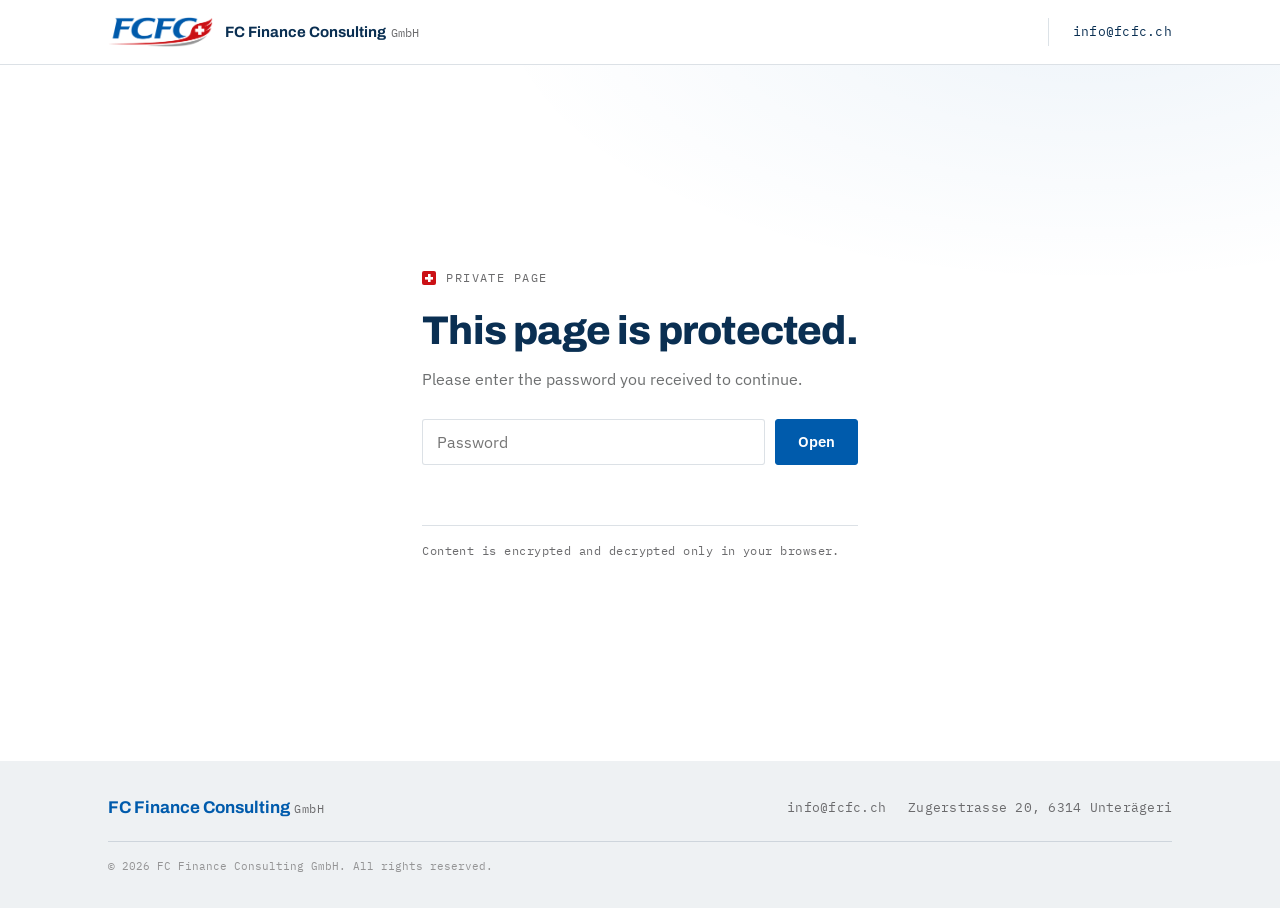
<file: irina/index.html>
<!DOCTYPE html>
<html lang="en">
<head>
<meta charset="UTF-8">
<meta name="viewport" content="width=device-width, initial-scale=1.0">
<title>Private — FC Finance Consulting GmbH</title>
<meta name="robots" content="noindex, nofollow, noarchive, nosnippet, noimageindex">
<meta name="referrer" content="no-referrer">
<link rel="preconnect" href="https://fonts.googleapis.com">
<link rel="preconnect" href="https://fonts.gstatic.com" crossorigin>
<link href="https://fonts.googleapis.com/css2?family=Archivo:wght@600;700;800&family=IBM+Plex+Sans:wght@400;500;600&family=IBM+Plex+Mono:wght@400;500&display=swap" rel="stylesheet">
<link rel="stylesheet" href="../assets/style.css?v=20261107k">
<link rel="icon" href="../assets/favicon/favicon.ico" sizes="any">
<link rel="icon" type="image/png" sizes="32x32" href="../assets/favicon/favicon-32x32.png">
<link rel="apple-touch-icon" sizes="180x180" href="../assets/favicon/apple-touch-icon.png">
<style>
/* ---------- lock screen ---------- */
.bp-lock { min-height: calc(100vh - 64px - 140px); display: flex; align-items: center; padding: 72px 0;
  background: radial-gradient(1000px 480px at 85% -10%, rgba(0,91,172,0.07), transparent 60%), var(--paper); }
.bp-lock-card { max-width: 440px; }
.bp-lock h1 { font-family: var(--font-display); font-weight: 800; font-size: clamp(30px, 4vw, 40px); line-height: 1.1;
  letter-spacing: -0.02em; color: var(--blue-deep); margin: 0 0 14px; }
.bp-lock p { color: var(--graphite-60); margin: 0 0 28px; }
.bp-form { display: flex; gap: 10px; flex-wrap: wrap; }
.bp-form input { flex: 1 1 220px; height: 46px; padding: 0 14px; font: inherit; font-size: 16px; color: var(--graphite);
  border: 1px solid var(--hairline); border-radius: 3px; background: #fff; }
.bp-form input:focus { outline: none; border-color: var(--blue); box-shadow: 0 0 0 3px rgba(0,91,172,0.12); }
.bp-form .btn { cursor: pointer; }
.bp-err { min-height: 20px; margin-top: 12px; font-family: var(--font-mono); font-size: 12.5px; color: var(--red); }
.bp-lock-note { margin-top: 28px; padding-top: 16px; border-top: 1px solid var(--hairline);
  font-family: var(--font-mono); font-size: 11.5px; letter-spacing: .04em; color: var(--gray); }

/* ---------- profile ---------- */
.bp-hero { padding: 80px 0 0; background: radial-gradient(1200px 500px at 85% -10%, rgba(0,91,172,0.07), transparent 60%), var(--paper); }
.bp-hero-grid { display: grid; grid-template-columns: minmax(0, 1.35fr) minmax(0, 1fr); gap: 64px; align-items: center; }
.bp-name { font-family: var(--font-display); font-weight: 800; font-size: clamp(44px, 7vw, 84px); line-height: .98;
  letter-spacing: -0.03em; color: var(--blue-deep); margin: 0 0 26px; }
.bp-portrait { margin: 0; position: relative; }
.bp-portrait::before { content: ""; position: absolute; inset: 18px -18px -18px 18px; border: 1px solid var(--hairline); z-index: 0; }
.bp-portrait img { position: relative; z-index: 1; display: block; width: 100%; height: auto; aspect-ratio: 900 / 985;
  object-fit: cover; border-radius: 2px; box-shadow: 0 24px 60px -30px rgba(10,47,82,0.45); }
.bp-portrait figcaption { position: relative; z-index: 1; display: flex; justify-content: space-between; gap: 12px; margin-top: 30px;
  font-family: var(--font-mono); font-size: 11.5px; letter-spacing: .1em; text-transform: uppercase; color: var(--gray); }
.bp-portrait figcaption span:first-child { color: var(--blue-deep); }
.bp-portrait figcaption span:first-child::before { content: ""; display: inline-block; width: 18px; height: 2px; background: var(--red);
  vertical-align: middle; margin-right: 10px; }
.bp-facts { margin: 64px 0 0; padding: 30px 0 56px; border-top: 1px solid var(--hairline);
  display: grid; grid-template-columns: repeat(3, 1fr); gap: 28px; }

.bp-section { padding: 88px 0; }
.bp-dim { background: var(--paper-dim); }
.bp-deep { background: var(--blue-deep); color: #fff; }
.bp-split { display: grid; grid-template-columns: minmax(0, 1fr) minmax(0, 1.4fr); gap: 56px; }
.bp-h2 { font-family: var(--font-display); font-weight: 800; font-size: clamp(26px, 3.4vw, 38px); line-height: 1.12;
  letter-spacing: -0.015em; color: var(--blue-deep); margin: 0; max-width: 16ch; }
.bp-h2.light { color: #fff; }
.bp-prose p { font-size: 17px; line-height: 1.7; color: var(--graphite); margin: 0 0 18px; max-width: 60ch; }
.bp-prose.light p { color: rgba(255,255,255,0.82); }

.bp-shelf { list-style: none; margin: 34px 0 0; padding: 0; display: grid; grid-template-columns: repeat(3, 1fr); border-top: 1px solid var(--hairline); }
.bp-shelf li { padding: 20px 20px 0 0; display: flex; flex-direction: column; gap: 6px; }
.bp-shelf li + li { padding-left: 20px; border-left: 1px solid var(--hairline); }
.bp-shelf b { font-family: var(--font-display); font-size: 17px; color: var(--blue); }
.bp-shelf span { font-size: 14px; line-height: 1.5; color: var(--graphite-60); }

.bp-path { list-style: none; margin: 34px 0 0; padding: 0; counter-reset: p; }
.bp-path li { position: relative; display: grid; grid-template-columns: 110px 1fr; column-gap: 20px; padding: 16px 0 16px 0; border-top: 1px solid var(--hairline); }
.bp-path li:last-child { border-bottom: 1px solid var(--hairline); }
.bp-path-k { grid-row: span 2; font-family: var(--font-mono); font-size: 11.5px; letter-spacing: .12em; text-transform: uppercase; color: var(--red); padding-top: 3px; }
.bp-path b { font-family: var(--font-display); font-size: 18px; color: var(--blue-deep); }
.bp-path span:last-child { font-size: 14px; color: var(--graphite-60); }

.bp-lake { margin: 56px 0 0; color: var(--blue-deep); }
.bp-lake svg { display: block; width: 100%; height: auto; }
.bp-lake-label { font-family: var(--font-mono); font-size: 12px; letter-spacing: .14em; fill: var(--gray); }

.bp-langs { list-style: none; margin: 56px 0 0; padding: 0; display: grid; grid-template-columns: repeat(6, 1fr); border-top: 1px solid var(--hairline-dark); }
.bp-langs li { padding: 26px 16px 4px 0; display: flex; flex-direction: column; gap: 8px; min-width: 0; }
.bp-langs li + li { padding-left: 16px; border-left: 1px solid var(--hairline-dark); }
.bp-hello { font-family: var(--font-display); font-weight: 700; font-size: clamp(18px, 2vw, 24px); color: #fff; overflow-wrap: anywhere; }
.bp-lang { font-family: var(--font-mono); font-size: 11.5px; letter-spacing: .1em; text-transform: uppercase; color: rgba(255,255,255,0.55); }

.bp-closing { padding: 72px 0 88px; }
.bp-closing .wrap { display: flex; flex-wrap: wrap; justify-content: space-between; align-items: center; gap: 20px; }
.bp-closing-line { margin: 0; font-size: 18px; color: var(--graphite-60); }
.bp-closing-line b { color: var(--blue-deep); font-weight: 600; }

@media (max-width: 900px) {
  .bp-hero { padding-top: 52px; }
  .bp-hero-grid, .bp-split { grid-template-columns: 1fr; gap: 36px; }
  .bp-portrait { max-width: 440px; }
  .bp-facts { grid-template-columns: 1fr; gap: 18px; margin-top: 48px; }
  .bp-langs { grid-template-columns: repeat(3, 1fr); }
  .bp-langs li:nth-child(4) { padding-left: 0; border-left: 0; }
  .bp-section { padding: 64px 0; }
}
@media (max-width: 560px) {
  .wrap { padding: 0 16px; }
  .bp-portrait::before { inset: 12px -10px -12px 12px; }
  .bp-shelf { grid-template-columns: 1fr; }
  .bp-shelf li + li { padding-left: 0; border-left: 0; border-top: 1px solid var(--hairline); margin-top: 16px; }
  .bp-path li { grid-template-columns: 1fr; }
  .bp-path-k { grid-row: auto; margin-bottom: 4px; }
  .bp-langs { grid-template-columns: repeat(2, 1fr); }
  .bp-langs li:nth-child(odd) { padding-left: 0; border-left: 0; }
  .bp-langs li:nth-child(4) { padding-left: 16px; border-left: 1px solid var(--hairline-dark); }
  .bp-prose p { font-size: 16px; }
  .fact { display: grid; grid-template-columns: 72px 1fr; align-items: baseline; gap: 12px; }
  .fact dt { font-size: 30px; margin: 0; }
}
</style>
</head>
<body>

<nav class="topbar" aria-label="Main">
  <div class="wrap topbar-inner">
    <a class="topbar-brand" href="../" aria-label="FC Finance Consulting GmbH — home">
      <img class="topbar-logo" src="../assets/logo-mark.png" alt="FCFC" width="480" height="137">
      <span class="topbar-name">FC Finance Consulting <span>GmbH</span></span>
    </a>
    <a class="topbar-mail" href="mailto:info@fcfc.ch">info@fcfc.ch</a>
  </div>
</nav>

<main id="bp-root">
  <section class="bp-lock">
    <div class="wrap">
      <div class="bp-lock-card">
        <div class="eyebrow"><span class="eyebrow-flag" aria-hidden="true"></span>Private page</div>
        <h1>This page is protected.</h1>
        <p>Please enter the password you received to continue.</p>
        <form class="bp-form" id="bp-form" autocomplete="off">
          <input type="password" id="bp-pass" aria-label="Password" placeholder="Password" required>
          <button class="btn" type="submit">Open</button>
        </form>
        <div class="bp-err" id="bp-err" role="alert"></div>
        <div class="bp-lock-note">Content is encrypted and decrypted only in your browser.</div>
      </div>
    </div>
  </section>
</main>

<footer class="contact">
  <div class="wrap">
    <div class="contact-grid">
      <div>
        <span class="wordmark small">FC Finance Consulting</span>
        <span class="wordmark-suffix small">GmbH</span>
      </div>
      <div class="contact-links">
        <a href="mailto:info@fcfc.ch">info@fcfc.ch</a>
        <span>Zugerstrasse 20, 6314 Unterägeri</span>
      </div>
    </div>
    <div class="copyright">&copy; 2026 FC Finance Consulting GmbH. All rights reserved.</div>
  </div>
</footer>

<script>
(function () {
  var PAYLOAD = {"salt": "ioy8VCXR41ABzV2AE1CRyA==", "iv": "LbbglXd9krXljnhj", "iter": 310000, "data": "OgQHhpJvHyVqCC3uFT/DKd9xDyMb7fFe58gxgQGHx2kuf868o8uPj0dVH+9miKO0u/CZHh10VsHRb7V7Z3SpQl/rAYsEUb44NjqxMWVpilDbLinWC0WrQBazeb4oP0ifZmo3rbG/u3iP5SOAEcMoUM1iip16TqMA7FCSJccSBwDiDEoP6l/4X8sp3NkZqSaXkAoCBR+B2VxpehcY6SQstrkQCvr5LGHPyScVpEsb4gyrj7WWnkKi2CTJwEUZCmr5N/3S9JfWW42g29AEXuW5Z3JxDydXPN+gYQk/3kKlEEUEWwZM3ZX92zVIPrAgEvIaZnxW1+DkDhDGwxVXawcRrOgQjDt9201TbtTjYWIsKdclhKEGr6J2+ukEvQGYD0cpdOGD5fYSm/jwM7SgtRraP86gc/q8vcVnDzbiXxc0NV72WjeCx43OE2vTiuRXZbdTDkrTfouc6YGhBcCTOcb0m/uE1TRwPmPS/pdzYa5jpPIKMkr/8F1wiBWjw/[base64]/nvnPtI9oaZZh+12yqSf3dYtxOk3ytZlc7/0oRo89uDNDOC9Zf14RZMX4CExKzoTrYT3Nf/f67wkFfX0WnYL4vqKdtdAf4XM0nfYbzAhvK7JRy6w3IolO4DxX8L1WrNiY65kqPwqMibO3R8Mtj/2Ei8XdUp2pdIAbjgAoAiYq+BhLNDWTjT/C5kdSsdwBFIja4HUTIEQHONmBBzgJKKaMI5ABf91zjldrSEshAF9IFZmp6fTe7Zf2MuyOfVOgfh6hUaLP2DnKIKpAnkBiVy5cToGlkk16VE97VHUj2iAiGtY/8InEowtf3phUwBaWqrG1aXsStLeZKVvuontzcyUas/P5npFW0Ss+RsJy9az9PancV2/aYtqO7xpjvu8f3iXj1Ee8EnPatbAa+llvmDomAKqu3SU5sW8Zv2bvuB1BtWkzLFr5yFVChlKAlhBaaRzp+xLGBjfx0R81vOHJYtt0Nm+lBRQXGoQ4UMcLkkhM7+Fwe6klyGh3ar+AjA+TyHd8s0GIDgmKuURlBzbGGXILfwknB8Dnvlc2wGS+QOl/MpcgkZ35ds7PK6ZpLUCOor11rtYi5Nh3co+1xfZne9uyt0qUPifJoW2U/pv/qEs7MYsCcH/sm430K9p1GDRjpm4gCz+Hc25i7J7Otk+XejSkcj7Trdt3fn+wWm5SYWLup9J68uo5LKuWyiKS0KL7YkE7X6Hb7c1QoK+xdDnISPt+3v3Y5EcblGfNigDC7/kfI56k7MJQlvWbqKf+JZCSQrmLmQ7cU0+drBfYFOxCa9qNMETPJVJQbeSxd8kZdKbFaxPu8wCwms3s0cuPns9aabsP5IeZFJXjaOk+jqIvxP3P/IxoD93NMqCbQcgLDR1ZbxN1abiHRRVR0LL7w7OFTwQLop61rbHVbw5QZocnsynAIENAmAz7NPXsPYAeOgZwDxvZO9Wd0GFBSUH6WBuUpK5GkJzOCYJWCVbGMMYqqk6/AH+mqdM795U19a75SeSuCfjtSN9WtVSoK766BtK1OrWtQyUp8zcLfXjYNmsOBwfUO+OdnUEAe952sckvr9RiUFZh/[base64]/rGpek/xPvp1S/atb+Xxzn2CjxwcKGHy8kWQExyiHvaOpoXfxSTZZYw9th3I4T/[base64]/g0raP5P08ehmOKw61WbYoeuv4RNWZSoU6t6DTcXgOOVCergaPm03A80WaPBNlFrtEDZ4GVlJpP4VM7CDoK76FDOhJlGJ/+GNxm7+tFvvVG93rdhpwidk2uVZCCbP5RMglIYYMLnD5f9Wvvj02BAcwbJl4LRdMfmNVMrHY9etohxgv2PFhUpu/dF7F2iDNpPNoQIoR1sVGMRa2M+jBNlrSEc7yfJho5Pcc+ghQfahkfHKMOkzopbcYKOYJBZcwaXFfoRgF2k+ybY9Lj1jVG8nJsmaYNmlkGjTXSsD/RB76WcYOhORNn2gGu+544pfhLXtAyNUHqNxpg22d7VGMTclsNIvoHi4TgRxou/hBbdVRV/FKbqfFKiUaF3Ie9HOVfxeVMrAiFD7f7yDdD1tskq61Qhq6DgC2y41rimT/oOM7M+yD1TZnkHEHSR4KaUi7m7WrCWrus5cSgn8wyHKd2b4I3iifJYzBpJiq0BGkp2/lLW8IVweG25zTj9Eae3gW34G+gNKQOJ9ID9wr4459LpTvW7reqpLgR1XPsi9tclNPV/xit2PmQ7d089D7OCB+BFcohFGmUCG7OR5IKqDvJBbpxMMOWz/[base64]/GGqsdU7PIR/wTntPML2mfhRQORaMUtcuKmMIBHRcCHO0v7t5uPrBV+8Tdsd76Foa9CJrGlps1u1czE5jO+P1F+WLVzIL7/zrJODTKkrn5lZA1awDw7K0EoGB3N/OLEccVB0xez3Th0rMd/MZHYoRMKE3hwTo4py2ODeqKcZgpEcgjCzvPbk7JPfmfsmQT5ROU+RkharhRg5Vzs8NMVHpSVjqfvaGggQfTbamHg5of3HxzH6VksU0h4bvngaurrgHVOfJDTWIiBgHywoC22OEGIvpjCxc31ptudSFM5Qx0M7wiyg3bgsm2/p7ICTorkeqK86MYuMK4+doU+EIADCIKegRuRqF+4rIq723sUy/c7+hh/ajdsLuEvZYmoobdj3TEh3Ov/lX6VfIRvFe1o7kHWWDhrNX4PeDdOGurrD71mU/JCn4NYElIzl7uNVRezVYPDGIFsqL2wFOwGnVRJLxb3HMqtj5tFMcJoEZn1NlrSRfG+Zo0ptFcIJLX/P9SnhX8+mhbP+nPmmOsWHk8ue3GMFcGpmT63OIKgUiHifUZkRHWzPc5uxXvZyO5PlI7VUwJKCh1a1Jf1+Q1Om8h0Ye6vkBfrawrLNsL3hIs5u6hdcJIK/S/bRf59OD/RJe9BqH3D+jzz9xz8oxlGkxjxBSsKtEBeDHY3go0eGozYfC8OPdlOmj3vlq8uu9bsNxIPo1iV+3/4NIKCiIh4klBfgtIgCipqNPKkfA8C/NN45+O/8dGO+/9GvlQvAtIkaXtGYp4xED5Crhj/[base64]/LPBGrkGaYVwTz4pWi9q90RknSltS8z0Wa6nYJOQezEPV3ownlZMy0Bmu0waGim6S9J/E9beHVDSslSQjg8dXlqUT4+FZZAPxQS7HjBesjMKbeuHEkj52YTE0ahR+Wrr53xSlznYkI4zLDV1nJM7WNyl9vhXCs5z1cuzghYNuN5HuxaYIOXP/ssW+plX5xDIjtS2vUCRpDsoH5K087GbsOSVTchbR60HqIEezRq9k+R03ImfVqHG58Ltjl6z7eUyNh2hpuNHZqIXhj7R9u11Mmk1pOH5KIW18gL79J4Ak8nQsRNmWheIeaNAeMw/jmN87S+USZ4MztohV/bA3znyf0yDcG3ebPfvLmEQ/kwyydRZvvp1K90jnvBkA/zkaduiQ9SZD5Fi/bftyTwtZUvYbZiXpi7NgB8sxcEzesvUSEQfU/IqMDQk7tXN0fuVn4TeM9Q8d2FUr48ptLpX3ER3smIja2PWJ9OksLJmb3LwIOpwoWLXtlVx/[base64]/ljzb8odtrbxjxCcA4AwBRxjOlHvEIiRZpLwYEDKfEcUhpR+RDsoiEBsw4QI/sdJLf9nIPC4RVCCkcHZeSMyt/BdNwpNB2mRjUTSrC6kZI/gA1D2o0+umjk/Ws11pTaRjQ6TajnBnzka+zZqnz9kbATWYr0cbXX54b5s6fcake3iZAOFb57XR/7kn1/rkF9EKwyykLewlgBxTNxFRrp6Lg8KaaYJk08CGl0Ss4FwqJleu5ymGBkzeaEcSLSm3J499Z8UTq7qCsGvW0xaMMhRAsHcAJ9fxj80dt3GLL9ddCjsjPlcOnDq3XLw4Mxdgzn/LQWtj6lavStmPuGfQloyyh1fg35OU+50fxas7g9m2O65oJmRL5vAJ8/SvkwKHzrHQjBgYXpwR6KVpH9RD4tz+KU/hq0GNOkYc5XpXc0a5CR/8lqldlO2WvKHU9L65QNz5IeW7/utnUM4rW/KwM+CHGkz3vzafNA7Om7rp/125YAoqrfvYlKJjZkKjyK+lNhqOeCCBpMJr5ip8KtyHLPRQiOXMFMnrcbfWIpS26JF9+lCJtp4Vqiaze4GON/f7Rfe3WDxeGV/hfJI40MHFEGDRWxRfj9ZGWpePdHkNOocQyCoYk55xhDDX4VN5aXyp0/ZT8wqnoxKiLjcdtFHIwe5MV7e5eXjh5lxIBp5WMu5D6kIH4XnciFLwh9BchMoiwCcnnXPiiq9/kgZhcQdvs6aqTSezfhY0fGq+DdFlMVkou5RwyFihfiN0oehwrzMf5SUfWWwRIbqsF8yKoH6xSG1rS2r+1aen1hrPhzLVNhAuHBRYx1gBlPSSzOQaeQZVNxc7zSGiBWDSJscSJF/A41sffZNqK9AsNB/76u0ADNbwFcn79oELqaeesZv4qeU93b0rAAiiAnoOti4Hs+jmARhwusCruTp7igVyN3dkkcdOe3D0GLtA60/8c94C6j3hwK6c3IrN14iLiYxksAMk/VbCvaW/+rzNGbwPyU9hvBAq8kk5PtUjJahXDxFfBqPEpD0eKCulgmT+idMUner9Woe3P13EfE0PmmriJj8zRSKEDlDHna/7oRXY5rHV5C2afmsaPd2y1S6G3sKpC4YHY+KBgxBJwJd7v9BytlmG1G7CkVuYEVl7C3aKcE7Yn1+uqdyt5TIJ5gwcLtSL+V3hTIRIh+OqTdVTW2MTqSS9JFBExrhpdIQzq3pRhdFXEyl1APJToI26pzvUroO6l23+SgVnoOqxYuf44mJ9Zq5QSk/5KFEjhY/K9bZiZ4P2Pk9odZ11hMeiUnDak6TpiZb+kcexq1kiUK2kmc4gz8wg1CyJxidhCGyVxrbQSB6NXsNB7xIk+TW8GNI0m9pD0B8PX9tHlvSsfvGKCgU4UUipvl06b2Gj/9tRZRiiPaLYBz+TwahLNqJ06AO5vjdvBHz611jGkmlmh91ZXAkr49RpUElFnBHEgEbIDgxY41luKUWVzw/I7LlcSLMXMFj7zS1gmcvlDnm+jY6GYzPgQ4bLYvQ/EyfJyfL2TiKm9eVdDooYjccPGLiFKdcGZzWhxcCSWbiu2cvMdFV4Ltdnuko2ONfWybHrHe86fU21/41w9zJspr+keOl8aLGa/JVG7YDzkcJof0aqGP/lC5v7FYiPADThwJkUXesHT3AsXMp8kO3lCK+rA964hvxmhqLI+V0XTJnG+sY2IZ4QUGj+EPybMxcfM6IWvUMbN9M/AEp8q0q4DLCYrPC9xcTMGTo6/dEAI+2vO3yn52tDRjUjvlE52NWKskLbL2FoU1lq12oXsvnWFKBWvJR/tgCVeN4ZmpCPLTOyIGhA+7l2EgDhQr97bYRPT5FPXZgrwHWfqgOBbTGTtM8qzT9TNu4GanOD1sGpcJG0rW3WeeVu1++PxxMSMMgVMaSuxHcBUs61Ci35CQWZSq6jMJPQRwi3HPB9V8y/ZPlHa8OEcI5c0Iplm79Gg2J/[base64]/t1j6/drO5n1Nj1KSqaMS1GuYCY1Mvm/tU63y3NVfZM7TP13D5yUhVxmvCBqyrX1lyK2MX6/[base64]/v7ko4B45K004ISUTgW4hLGSNm8HViAeZafnONhou9fd9CI4NseF2mzErhiy2RcpywJhwL3I/oFTSXKVHiaJUU2ytFjvbcjz2R6Uhc12NgRdJT0AM+17JeXOsyXblJJDWb0VsT5Z0aqsQp5w9ho7mW158mERhSlkQgCdbJchyhcjEHhz73jhXcgA8SHRhOaMaOL/tHXve8e71NF0deqVdYVKess6Mi6fl04eraROsi9r7dtOTTL+S0AV3AGrDLuxOXtlT/yhosOTLk2KM9EjynXoBUzP4wpP/bZzZehlW8iwxzPGy28Sgkc0idU8KR4OuznMPkYz6BWedSUYBMx1Id3JlP2Qv8pUr8EX6E5cMSEnHUBipRmGCsyymAnLWDXas72alJ58coHETLLwZlnrrXjEjoAGEnv2IM9USjXeGAtYXs692GBJrYn5q/y1zxR+bOpGQ2k/mfKdmtZFKWMdCXgxIiWe2ZKDokwRDFI4Ia10YNIV8gpK/Z+xO7DI8SA6R+vFrCvD9a7pIqVixOHFafyXjKCBeJwEDaYr0yyS+uycVe21pP6GULefiQsGc/ZlpXtSYzhKMlORlNqXvD3ZBJn7JIZrT4GRRfeqfYrUtn4L4fEEFVBHrzQt1u/eDn2Bgm0Ciu4oLsvae4PPSeF7YS9r7G502cDeJi8IzMayt5S5iGgN1f36gkcD6iqdqcgdukW6gjVAh1lGKZvJ5vMFj41WaOA0qgMkTnlDQipSPeRSib5Zuqy9fMbU1gR2tW8MGGC4AX+ceoEV0f+DJ98H5PvAwz00eds3/[base64]/BO+GHz95RoR7x99ynJ24jRrgU6oetsd9MXxRZtdojQGWrmnkmDjCw1vFP1RgHa4chM9UESZS17Zbk7yOIDtyBEtkUojLtVM6Lal9CkEGDMknJr6dXVsYINC3/EjrL0ZR0Lds+i4YlXzkYC9JfQLhFCPI1YHVBNS5UUQfakJVlk6gnUrTSLgkZJkWapVBnAEWhEBJKs9SWUeyKRfWNMvWZmS2wb+s7yTz9ShaOAymMWpFYuSkKitAtoVgjlEyxKjAEfMOCorIkW2X6hhAZLJ2WuHdLodwBXT29ThxWFavksjI4jwxzi4v1eP/WuS3BzdujRdD3r/LS0vja6XQ8Drj8PyX5J9XGNRqvIO2VqtmMZqGhr0lhIlhvoSOao90+PhWrOEljwmLLi1P68rWn8fhgojeofVnGjnfX6X0cHH4rJaSW2J/ZZ6EDJA/[base64]/d/Sg9tH2ohLrtxYDOqWwMVGPft1SAGh8N86TKw79iiFQkHLzXdG1SIq8EAAqnUoSZGXZD1dx9iGiQcXue6o4zhUmmiyr1350XcWSCGR4Gis8u1Dqf7CwhGpRSUnlEDM3hqXDhwYw5sYgXuva+fYxu58mK2GQrMYJC/zL6qi6j/D2upVdQOJ+u22LNvyNt9hetfM99NBpp/WhFhqi23n9ltKyjxvSfLgF4k3YGyhW3TZDJE30hdEDYhZcF8rDT4of9+dV9RK6/2eaqdxcAxEtT9Tf5O/iVFgGJZkJQXIPNo1lBKC7/smAYBQblZPWGH8EwFepsp57o8f2/LqVVv85etn/qE6iBMAJhw18WUSO3yT2tiYbpRikZu1I/cexVHFE9jmhYajsun4/dmLJnYhYHtrYuVYcqvsgPqvQs5PMtIeWCVUm10JNtVNXnIG5BROAShaOEBcKXBFlH04deQqpmKqzPrWPpi0i5YV6nH7t1ubzzSW3igVEvlX5Aluhs/F9YLWqWjI652NfLb4f1j0LioREJLFiWs/4LswJO+j3g+sduWn127B9Gc+VQm43B9pZaf6CH9lcvb45sj6XXHhj8zXgccw4KRjOW5BAJLPwj8vL97MHNhtuU1Z9nvHN1BYZPH0IcnwNkG77heIHYjoptlnD6OHelC2VHVhHjvodxS+rk7Pv5/[base64]/w+ia/[base64]/Zu1HpxHDeNeyzCIidatTjRmRf0X9h8kCgNc6orXRmAuNWB+FwzklMhAqaAbav41ZBj4wTsv7omSzx6r0Qsb+xolv76A5t/Fg9yEzvAzIKVmR9XoHKXLhCSgD+0MLCljUZgxvMXbA4Bhingq7iJ+3JiuCrDsdS+CGJNpwBNxVfy43omYSRMHuZZ3dNQQriIVr3lPlFloYpHH8mGYPc/oV6DcMcIJdCGaFn/yb2RivM/CLhjEfl+mleUj3GlnNHLDopVWKWD/Qbf51GP65adnHwEUP1KdRFsM4xCXy5WGJ34r8+tiSn462O+y7d0arw/z5SvqnydQkiGs01NAaQ+lbfrRk9TdoW2qIkbQJx8V5ZmeUmf/krTnSYQBAtGnLUixAvYRJNRUR8LennlkJ2liir5zc5MfJeYYveNGnuPODUsEqPCA7coNY3/Xko6pCk1fgloQefeXyYPdfYLgwNOhr+B26ul4loxTXedwv1xZqIKFCmdnmI9jGDESVFb/CdIVpIdIrzT30DDdf0w2Do5/m8B4hM5GfC3+ccr4jTYi3QWEazyXQt/ZpeTwk/kAnQdQM2AQFk4ykR6KbJyTC+PR0DV84FDyZo5GK0eCCkxb/yy8ZzBCue6LGjgUNLzv2726ujpBmzS3YNzxXPgtYId6vyg4ZWlNjxHKS4oV80A6Mw/8tnfKyC8PseIOjWoVBI7n3I5NME/ERNcA/l+LLVEhn7KwNrmzIkl911arxiZQ/X2SAPYRj9FpM+ij8kLfIfFmJVabCK+xhQnETRLXLc5phBuybPNOOSaqmnw9CN8DrRm1LwlRP7c/[base64]/fUMWvvN55eYR6qV1SwCfaFcH1vyEFjDKAv+WvKerBNxmZ7TfCpTMa4BxTnmdYcuK0Sy5BmUbuXg1JrkBxYQ1uiFuxer+WunFHhg1LEiJrQNG7wIBxlPvTl+J4AIEWdix/C4e+13FWnPaTxFHfnWLJxpa1tjfFeCJZwahyosNr8McOXeVs1oCVsMUv5jt4wplDW0z6eGBOB4sYEf0j77eVWwMJZBtxWFcYc1YeOA0QCP0153QZ3RvmYYrBq76e4T0bEG6bi4OR/8FAALpSdmJq1Ds6fhufRD5WjanJgF02luxG9BkQzqOM+b3uJhhD1fOuh9o0/[base64]/TVTGoJrfRMG00hhX9al/TupT4sfx9D0o3JYUMcjd3jj4WYmzuUp50LQ3/yS4VovS3HbySL9NtFxJgrWvWd1+kTWXnNNtqtCUW7yVS1i1wy5yiBgDA5Wt2KwxmAhQ0CZ8mfOcHC16U2JQEFQej6lmfBl5fmJtwJbre49bFGkGmyuf7HZW8A1bEjjlgZk/oIMm5Y8NNm9ZVt3jInrFbRKI1XmMuOcp0kXSgUk2nddydBZZivMNL3fMxDpA+/pdiOfdfhSLfhp5A83ycHGrd5OtBuHZ+wrhgua0isPqp91hrzANj05eJY5gOeXmlzxjom2vmMjRujqYL0J1PGba0qOWpbdsvaqZ2OA/Tsha2Delz6itLyUb4bykKnnOmAZtGZ7A9sDkE4tJ4WpYMU2hzTOpIM8/C09526B3PqKjuNSRym34ON1iDkAqx0J6WMVs3MSkiV5xYhAABOYIjDcdSbKyr6WjiwbXkyIvzFvXDb4mnTJTi4rLERZDRmLR0AB+6zARGwVWABmscbBeJjcNSR2UHOVxBXDu71DL1D7wFlSOeWMQn9LX+bc6oHSR6q970taON5fbm/gKPqzSQXJyKWTd2EKHM8py1qHxCJL7PnQCc9TGNS8sFA+4l+GdAN6YvUZB8Dc3HCcDwyLAkS9aP/38tEU6Kn1QokEFhc50glkzz3sqHVbE71G4590utJXXGQqqYz5WSJ6QJpZOXD9WGM9Z1w9jtm2W0yTv0U/LpVXFiWGYxaaY0qXn/Lzg1W1xlroCupkAQ7ryVZcf1gahbhIv2Psn/WzhWC+5qI2PyT+ega3swPC96k7/EaANswqNEaOOOCey/xizrnsso5jAKMGfQB8u659oD35kfjqvsb+CFLR5I1qMpVcCGG01vIsXnAeqYNaM/LP5rdjt2astj6mZy6TJYmOq8TimRpXNna009V9/ebvnZ2m4Q+9ffbOa5ywHzqPfcsE2ckozY8YCVOFYW08vSkiHTj3xPdJSUXvbpqjuNxh/ivwDJieOfw2GF3tiN75WjryduphkFys5jbT6UFe4fI/+0VTgX/OxTtpEva7D2XcDHl2gIybedfs1qZyp4LrIAQKsU/dEVBWdKZA2uFJOMA39w7Oe/tPFwxJjWbUWY5q5csnJHtdNkx7Y0pzMp8gBcouuSPdhU3WZx38bmPIu83yPF916m6fwcBe1Na35OsrZyTC+GZ8M7RccRcUvcIvKK+s3BtGXS0bH0YAoqpLeu/hH7isalMeYnH91cG9ppCWBHOzL1TPO/dQgUT7uxGTtcvqqYY0Aa32mdMlXjpbkb2N8L8KyAG9uM/Fiwa6myh0ks7Y3lQ/Pjn93QMCIW21wqoH91u1Zzh3ZKZekLnX+WM5+ILur7c7aRpGf1KnWCndVrMupF9TwGWpXyiNBInj2eKcaOysz+FGOsXQtuQCvWtWhzd10/MmbJjD1DuSbA6ZMDUyBXGcWMrjSE4UyyD+WFmgptDngq0+3phbzBvj6/J53fALvFkVk4Qmdad59rncagoHUKY5B6eq5hZ+2RAdWIbj3JcoUws2oTlv2ugDkNKV8AVkni+JcrWoaj3avVWwgdg5lpA1Sx66YCmYNX6xQyYODW5oRvPyhbzY+aplQkk8r3rUKI7Cu1NoRqwOY0EVZkN0mRy/kRfnizurCQvyXIuAGyjnkzfa3a+IfVs/Rio5riLIgJMLQCqEl/yEa9Mib2WYXCF7K4+tp5Fe+lQjqbT+5ztIWYR3rpS9Ynz5oJWpHhNhDK35dlqrDZade2KUdiYT6wxjBXf/pyTHVgCTJmES/cjm2eUlCVUMn8ufi9Op6Rgjo1nb/VCNjjkcTeEmnP6vJQe2GXSwap7Fw7/mighOi5eXsOHjNNlYg0rP6qRoRNEczMe0bo7HTBqeJnPcdV0O2ArWIA8xlIXcwU9d2mnxKg3GAVXkrY6FN5K2GuxyuBpt94JfryQMU/WG4fuU4e75Cb2dmr/X0gtCKcRrq000gXF6UoyUplW3adfO/grprXRqDD9XpNWYNDg5lvgJ7Pb12PY8UnJThdzH0DmV2fojvmepssdUw0rxKgGt0DXGJWUKKYUHGjeelGK3fugp+DgZCRtZnpVrDbPDt+VfF8/2MSugVWAUtVupPpsNuwp91GZztZl/w0OIeI+8kCUW9AA6v1js1UvH8Tk38lcXyFVqaVte9kGkDSUS2aeaffaO9PcLWFoAgaPx60iBqCySo2r5cdatm4Wge3vkwJ5ptECkXLImnXa0UkhzlOmlSlkAOj6oTRdRBVdjv+/[base64]/hC6jIxW6CZwjjrFDth6A4TsITV/O8OoIxrdHtL752JEHq0i1DuC8vxc8MBfVQuh/UKl9AMRzGL3nAPG6B6L5uq6ne36SdUspc+TQLJwOM4pilWTRoTMt1qWYsHtW92fNCgwCth7eNgTFhIBDZa5kTC0mOqvHHp+nrcxTcUZATqmuD5n8HdoGvvLs7dkkQSEIQXP22/od2OUFlITsE79F9xOIvi9yAJvkaC3zAIT+XbZdihmMU/rV9bKoXKrQ0pj3ChwlY+5/MJP+0HwfnKsOhimxaEeD9fnkWoIVbqkc0U1aD0U8VrbUgj0jk64NDVKAVMl+Fh3BYOeh+M4gW3jfhViFfHxH+HgPaXlP6+XMTUQ1qugL0b3jErE/dHNumILrPWEpchFYsPIyRgVY9JJG7DHpzxjLkE9vXdjJ5MRizm/RDjSfv7x8Oai/K84wcip5/BIOajmkyx22kILTwR7GiaFEhO5Cgm63l2R63lPFdBvou7E7kLEvrUPRsTgOinW0RvIBKWk8+wm7i0S/KgLbFsT8ajApil015ZPDbFTk/xkuMsI48Pyc/wG2Xa+W2Xt/uwW6iU2Xmqi6q4x1iFt3Foy5mJ2oogazPAmVB+p0JmSN/Jg7jvawFP4zvxcBnkf06WnoQccTHpd2LAqyMD28Ce9Jow4PGJ/NKZa27rCdh4gihOc2vrAVCVbByOui8aGAB0Vradno9h62m+/1xX3PDrDt9yLZ/60AujpG9NpE/nfX3NvINLBwlRBEie794y0p7r17GoYHFdkHnkwr/WHBRAOAG2irLdrlnxX26cZoajQNvspE9I+6wQXxW4tQermS1uD834ZjqU3tUXLY/0vC0dlqfxKJwjfMOYDHFsXz3Nb5+wLQjcHylr+IF/NwoJaji28wBxnDRFr51sZVhGhNeLL+Srh55o1ewstGWr8+PwSZi8Q4MSr7wlnNUKIVZsUih8Jp37WLtKsIsX1EpuccwDmO8iU+z7UGhSnJrHpyWCXq/HbkuwRpgyBahGFsI2DAnR1pSAvVJLVnFQEbNF0jzE1yh8tfM0OIQscRe73yJfc+pbTYuUxSQ+QjbJBV3BjBRzbzHlbre8wYBnkZ4id2ALABItMhlYS8HnV2QISDq1a6pao7b88QSdP85g0kAlpSobvEK8fbxEvnvZ8nusF/CobXxo6uPDWPkhlvF93uGsgqspqHcGDbuzHJCvDux2hfBSMUOPHkeMPvOJajF3IURThE5TSLz7XE1HGd89tAYaIcZBhRSbg0F2YM8u8zMiVBDrAVgthp5EMsvHont0oTKG5bQZjW3eFPT0x8yuwV5Sc/tgLVYh0//I9wGpVk2UC/4ar/pA4pzAMLxT4BmyKViJbO1+EFmd6v4FtW9FSwoPSM1PwwCO3zYy2vw/l7pGf1cmEPsIBDNbZ3ti9dGO+zwsBTXIEAYrcRTIf9nxxDOTEEoIUEm+DNoKZjdzQyqGsBTKyRu8OKO5wRMGQ+SgnVmDtgqW5SK2emgXGn0Qd3lvJYUhId/StIdJoYFOU0jFkOv8Ul8BeDtvv8kkSdymi3GQa2F16DHJhKa2lkKpUBJOivHyvVRcPJ+ww3+weqrQaJw1qTYF55z4NoygkYEfkRliairMM8eIaqJoIM5XfVhBlulAgMKyzP1ANS6y8YcwACHzF03u2WBBxPFCVc/HUC426Pvm8wYUFDHy5WcbG+ek4sKSl7eJA1audshL6JcHRdNAx7oGwKpgBUcbPN7MfpAPIAB/AfKMcZ+k2JO+aClmLrYupTICQ7wAcnF38S1wm8CfuQsXpNIA2Jeqw/ASiG5PNy00bw8V6lJY88uExpms72gTu1A/HYjeQSsWBx/B5dS/QGncC1LKojEuvnYeAD/nXlWloNCxHBsGg1ap48DXATFdwIgJ/IPDluHw4aa67ZznByROhAaiLXekbbQwBKe+78dshoSnEVN88rD7MUwGqpApPoD/XtbVG2reBnGLvwYt/+oSYVhjVT1Lejn7hMdOCMhGjsFH9/RUldyKusuSRNVirHF8rGPnW8b6KvyO0vg3gY5yRx1TXiH9WjESxPixu9QBPDMdvsLpAHiuuwcWXqeshC4KQqPDmwSi9pLX2FLl3WwyOqJ+hlhO7+QOCDtpkuPQ29HvYUc5B/NkSF9Xk5AVPCku/1sajNKANWbe5O3bqrwQs4JEmAr2JQ9PDXONKLpzuij/jA94zzxBxro658Jwz8ihweYhTcwz3CfXI/Mof1svq5J6xnyiuVKS0IlTMesVJqLzM/qOauSKFFPxKiP+yRwzXbJ7AILR3BGGePTDWPT0JrGEI99OFTwKtggEx7/oSaJzVAunrR4SQ7R+2wW8vZJ2scCx2lQrkRrmqE1TWBfLHpJZkNhElDGX9KY4xRer92bQYecLyhizJCAd9F5xjVSdqa9mxD3nwhzDwYB5dVITotspTtNb1+rpoMsN3IPkJAlleORAd5KfMVBg/brylPRwg7ipdD8voSpETK0k3ErB4nlj6xgWFsoLqV62pbJ18Y00QpJfWtOoupQ5YPVv6Iq69mZdQRIan5prdssw3H3ZD5+QQbCum3d0X+9vvqZCpXYBE0FC2kqQWbUz4JMq6oGVVr1sLpFED5axeDSF1aXOf5dDH+Gl/BqNFOQiknOFaIwTHkXvOdo3ElAzweJsi92Sh6BzcEqF51SUG6K1EqGwCniohHTIClmKgaxpzA6aC7oO+I2a59RLTiGvIgIQoPOhTpuLsxQvrwFlGA+VXm8T/kXNObwcbz9s0YR3fLVqulF+/NYrDWlE8/FCzlpqBivGW06qYuZAnzF4xD4uvHZvo0kcrB8xEbEYgvxlb8/BHcir/SrcfBT2n2eBxGy1eTfWuQVvrbK4zfy6lM/eBJ0I85/lCTtCYQ0WO4NIgaciUjZQZf2fk5L/o1wgM5t4y3MV67eJFtL6l0KNl4oepyYxwO9iEhEvxvqBm+qM5BzbU1akKDf15Ls9TS7ycKtnEiFPLL2Hcn4zBNbcbFRWBs6xIj21u7lihwaO7ieIlZHPr9Eg8N92xiMCC6oUQOUKd6ORSRojodFfD4V0QRhsoO4x8bgUW43dmikdlnheqs2LrvAv1cEFuX/9TsgtWyXxyp4OfX0sKsz/t+DLXxjI8t+kzTsjGsUtSjbDgc+rNbbg7PXRFwAo34fJx7metg590jL4BOfNq+KrqZy4Lh5s71sE2ckGnNKJgRKjGi1JtGjM3PKYllb3JG21fKe87VoxwtpfJXoPRwURl+s/BFS6wfk/mWtn8PQPW58S1rnoBV38uvzMs1LAVr9fE2II2IJ2xdgr0yKaUk6sl/5rqnyn04LC0rgae/aNWF3iuBd7Vc1RcJuKl8D2ocbdYBwofDpZ3KvJi9Dt0vCpCQGyF1YRhKRhVqM//TrOxLRT7r3q9yJMGTbc8SD7/prYsFTRRjCA2WKNRjF3AOhNpvWxYL7klzmyCUl5zRTtzcnCrOM95zhnDYqy6ZqesQailNN3U5A7bh5q582PTwitHL7abeaY98Qhgc/6ZCXEDDyAf8F6heBfmWkgBcbpbj9eqjKmjmJ032+16XZrEXWEnM+sUPni3IrmqgNR8N7DM9Vgz4xIN1ex9uo0jTukYylLwbhTSFEn70MB7Zi2XXDyeFPWcpInb8zfhyxz1+LdPhv35KZP/8ghH3yzBgxuUqnh/[base64]/l/AOP07GGoxgbERtzo+s8kij4gPNdNyuuKt6xhmiFI56gVgFh4NM4p7p5n4uPsaFOX7VaFkXoyuQl1t+AG8R8xfRo2FfIWe9gD7qRR1cEaTHUSCaNw3mVeYmKR3UVucUckbp6BXGDlHizPtCFjXEiRYQlDEy12fOy2vi/nQoeIIDy6xrkGp//1kKnkBczY0NLxU3Xzs57G4V79L8mesT1YsT3wEUNsJm9CG31gjrQSEweS45sVFzGZ85i5lWTuiWfS+orK7MJ5LTnitmLk2HwCMnSXYY1gZU+dVuh4dAvrd/auK/k1zqk88TGfmOWnKWdh/bH0FrVMfSdO9MI+UbQXoVH4X2Own0GuGKtEzqEA3e2OebZtHLJvtzJmSAW8+gz4i/lavAoyEVBWNmxwwncPjVIFYkf74PMbipws0XQ2wtnprgyrA4TC8yarql60R5wz/jZ0Gz8LVdaccXPd0aNMBNdY6PV3Z4cQ1DA3du3nopeV5KPhDCMdRIr4qBPaY173XwUIEfZf6y5Y7Qqei1cdeNB7q5/z98JeCNlgDtDTh3lrOfrw8zp2kpqJNU6PTI/[base64]/lQhG1pZTRD3MCxRa9skZPnTgUSs0Ygq+osaN8K6HlR4wujkZuHG+GemHuE2xb39BOt0hHHEkmqW1OJXuapzdgnXj6E6vTPw3loGfVvKzCtxa5vQwr/km9RWpzT7nw4z5xGjZ7eeKyw6HtizoVkGYTXDfGRKs2FWjAE9Pbsc1mIgHPYbp7oKMeWhmPqmb7yHis4O5xXMmhUbry/s/cAfSJuMZA0QNhMWAzwVvbeJNCD8RjuWV4Pyut8mDABLik6xFkGXvnGYJlYERPi16ZUmDLtWp8sGKHwPqVrjMtFuTlwLxrbbbpmGh40dOJJadIuY/XoQKDv1vzfPCLB6Kf6yj6n1Ux7F9ZbLR4cWEHgX9So/bNsqgjI3/XyAVJzE3nU44VlNHP2Etdim/eBTT/1dmgTygMzHYatjSThQtvMh5XQEDB7Ig3yXcIOeHwz5Zk9fLJNc2Wl9sxC98/PIN6Synz2veHReHSjwFmPSjYxL0Vrk3A8Zaf9X/+jVpVfCcTQNWSUzT1+9BlTeUFUjag6BuYTDEd0pES7e+hp5ZlyEsm2IKbq2pA5Wck5noVPn1zTUTXJofVTlFpl0PjVmH9vbe3grk/u6r3n/qG8Kw75I8h2IwD99n5kVJtl4EsQpDKfaLsAKw24rxqSa/138OPdwkvbkB5MUWk9jFDPwQfqrvtgwLJ2DbodATlDobK/KXqCdT5jhrMEEpRSXVlRP9vbNwJmZ061hZxP+nhFvA1deQFturnGynxv3G/imlsjCcFj5Rofk162W2ASYCPvk70StVU06Yop9JIZowWsKJ+7YqhcCpFFWRC1f/k82g2YWn6qJod91sdM0/0vBBGgt7PubzEQEWvPjpBHstxxThANqs5DU9rDTzYS/pv7+MsTFRtOPZBSQ2JRhns2IiHV9kewkutcn21O2OrqfTV17FSoNRQFksiOFhHW2lyCJWKYMNRxw9UDELW1+9kYne4e8yPmiDsKQhfYdyV7mgCNuHUo2e0ucZzTLMgLArOMoSTPMMvIN+GJ0m/nfAgXIImIPStKqvYZKme+XmZgQz1hAQkjKeLWy1nWGbaAux1b7ia9wuoxvAY2llVWv18DHN0YdQSZLIx8qZrSMjtC27kJNi8a7qycNm78K5yqlUhW7X5N8OC2B9K04s5DieZwnJXn4Tjvas+T7G/0kpYZ0gk1UoRaIhoPHt6df69x8ypkcsEK6P2ugBU2nPR3uXqhXznt6ACG1wMupiCGMnZ6E+AZ9IwWReXQDLrmNxE7R86Z0PBVN+ZXXltYiY0N7p24+5O2TgjCMWZbGxBNo9evFs/8pXJa1tyWNhd4o8QaeXQ9S6NumrRjXiQqTTI4QeCH/95Wo9OuitC9Jgl3aFE12tfrEe8IDvkswToPmm5bviUh9MHtakWm2KYjKgB7kw1gzPkclRf0yTX5inlNug0fPtwwf37hAmPb27MS4quseTLW/w7q6Cc+PlmSPOXwtRoTmN6AcW6uIG6a0QEuBfrpXDokMt/0lGvF3GVW4IYdZ/bwEHv3ycJW+/nZPZ+lvIoNRzJ1sVz9F52LFeTmRdwVWGjG2Ky+xaz7xhRkT2v2K/4mEsnCncScZZmAopLC+pYlQw45QSNii1WF+14S5x10W3XUrPRfFTpQcI4qQ6LnGM0/fHIHPqyl/IYrLdR1rq/AotopaRcEmv6A6v/fnurVP/KLTVhf4fPBeqsGg0pmFHRbmnIDdgCw06JlCixGF6gNvfdrdSRWBIPiNKqclk6LUeQPxeqc3OYh3tX6jI6wqfvFv+uz4GBUvTK2GlcYbTYcCIfU7BkQdggswJzxs+R6LGyD/huiezraF33I5xmCmClINAWDhdbthxHL6u8BQjEAxCSjmk4plKA09kNALH9X99hOSlC1kShlCArJ8GCxQ5xNSiNivcNLDVx3MAKPvDKa/J30Kza7G/iLFltQmNp7Ix+rQ9MkkQJkG3EYAgiF+NB9wmCXlxDuRNrKJQyKdJOLeGZKMCfS6sjD5hblr+aIfP5ibQRHd/VMmybi1gysYKe0Iwrn8G3ROfWraESZpID6h/j8fstpBFYiUbJRbNV8yybbJvQOFGxs+bnbAeThBqw/+8rVRW4QpAJK6KCRFOosyjVERPEVk66yWU+HrJwoWvPKebxiIxyXymvAwM19S1/mBVKk5JTLtv6NP/2zu0zaXEQf4XlDhXtWwcxCTd++ZDWDYBLCTeLGZQmRJqopwNXJHnpm1pC4DNLYh/0gSp1FK78QaHwmrBc+dVGopoRH8c0ujFlcK8W8DWnNkU2QXHtl2FizKpakkRVIqXrlsiEJofdvPxWQK8lylQIpluZoTznnePTWxrEjlrz3jVexJNmZX9jB+X5ZDW/504qBmfhfi49fisnNPGiDIgf4pqRJVPs2uvqjlzaDkHdj0DSJ9LEmTCZl+peJxZwDZPiCaiIpFvWdkDkPotoh610pWGEzMVWbMWlhXeJnDCmlTo6ptBieAgi40NhuWcg0epwp7ucUyZIE6a/rKWmqBCgURkj46AgjUsHVDYmGji39TCKkVSTpG+bNS9TT6VohiLe7oHx16Qj9MDpLspHTm2704ySG8xnjUiOU+2WbbVU73KXTd5Gw2rf3TgwS0ZU5KRUiuq4UmbzxHqdJFLGk+C6ZY+IDqmllxIydTwrtIM97iZqWbEy78WZCfossn4NbuYejFlXgCf26uWzMMAYA/nQaEDeJD8Y49YJnMoeIP2wpseRiBcW7pkTbrPEyBgr8grJz216qzV8FtB1KeGHcbOSbK4upX/XSToBiFYALLfGkTKNMLZZWgGcDKk9z7GAI00kMXNAxlK48M4pOAvWSy8LJaoG0iZMaTZ93WKFBH0gtsMw7TpLA6lzrhzZ/Z8e0ptnIjsRquQbIKSYxZXaoBfNIwt/0IGUv3H+twqe4q2j3mSGT0gy//fzJS4ZVr35qYtm4TgFNJX4x76RZzp6TGwzTwI3sjNWYYAMicrusKO3lsOsMzjn0LeJyp6wZmS4nApoZwCgK4OEdnTShf21y25AmgNQkgLSLUFC/ZhhjBnkJm4x2gRQ5CAMnDYRMmRN64eweivzmKsuWMCnYPNWIiNtY3hEmd4QlWW1BntGtdQwrRdNURdEAtqpmrcjfZIMRfFm+/lSWZOtJcqVw5KR23NryG5ln8dqa6+G4EBxjPahyFYR3YIipW7S8gBok6j1iK8gGMtbKIKZmm5BsZHBBxEtBoH3N0ggf5xpbQw8NfdtIP4Ekbt2Jdv2WpLx/7XAHDsjf9BbSpoH1+aYN2dNxY9UKPto7SRKFl/Fbgc+WLUZWcRuLxepXaXt2hTDtb8nceZCvrvwYdCZCcHCfpT5bRDxFrX0Sq+R9Ko28LXrsAqYIyMKHHyQ/m9UWZ0xo7QKKTua9x0VOAdDnyzUT8OurvWWpnzJrVhcmcUwDaPUTtRBon8u5a//X5VjgG9I9offR6j1bCHahoF2F3sNlbVshZgjqQcIGHTNcvQdckNzQJvKQk7s4kDlOW8+sS3hDMi0oIPVyyGNmRDrXaO4bFMbIquUle/FmZDcJOijlKCLDU9gmeOgcK3uTYUenfwlJOGrZXYbXSQFnPZPn+PY5l/iQm3Hb27Epw/6TYnTlYlCCsqD5hWW8omPyhFZrCEzL4vM2m3k2Bwh7eebgmnGpdpm4KZtQ/U8dJucwd4eYyzQ4m9m/5kwJwJV6mT3zSaO0YgdWbqux637HZnE5zyB5P+0+eReNuVm18eefgKcGPSG9IH4bCd6FU7m+12jOAqtjntQ2ecg0Gi1gyk23PFDjubJLGlEZwg/8bADGU5gd8SDFebHQbRgHXJvmeanu/CLWPns6dKpTMD9WmMiKRZ/DVGrwWdHtcP8vJ2k+m+fqF1xdJ9Hm9N/[base64]/231cHmhcBXH/CTEPKy9kt2YJR5gWXLZnF9CGER6TPBPu5T7Ey6frwSg+fzU9MvPJbFRxtwppSBY24zOTsS2aI1G4BXyDfhUGb6Xx4FgLOOa3ulLmPDJm3x2zHuHSzwNezx1tAh9drqzxl3wLUbRRuc1HlNVRO6I/Gio+TiwGxECoZvOj9frmC9qrOabq2olLvfmvKLSeN0eEciuD638x48kRDyWDfHNXXvgRRTSWU82QU0CiwrGAndEmBXVemMevmN6cYVcBfO2tOIAvgOpicyU3nzb6Oi/hZQxddTZKx0ohvxADwlF9o27336Vv1I6nCmbI21tXewmSAUzJHgNv/h9eiZpLcoQi3kC1UpdfjK0cusiTuoHrh/jU6bVcrNzkE+gl2LeVhPRBLUHSGom39YweX2nO7UYFbJ0UARuwMyuW/H2XLDHMowQ/2AAQsFdm02KitWzEQuve4lRTn5CGoMqbrSYF8U04nlnR4pzCVA7AwareVngm9EkLuHwmvtodrq30nOlQeYNphMRCHczmu/+TXjT/3eVxsjeKwYbYBVGysuikFxvGJUTFINgv5zq+uHhOD7aWK3Mg4uauzJYVh/3s6DJVbOq1OeEwExgoTk54Ud/8ELAp28RlMXz3GzkAYXvCenShS6CabTGDH4hYsScRQJ5cnNQh9Sc7gVFpEXCK777X8M+gzW5xUm151zZsLBAoEkX3os2isuT/M7qVxX15wPorFpOga5ihZ+a2LxZuGY+FNvc34CnHm7159mH3mwNIpcXU3JGPA+u01NOh3wvyjmk4b5cDFE6mntSXQKZwL7mROIfNEZFc407+/D7eznUIPhGUqGt30IkoJBDDVBOXeZh+3Md7615gLDINRh90H1KP57ol6ZSPCXQfXyro9yJQJFIAdLyrrDfvCZ7SpoFYhi7sKW0G5Y7gFiFzQRdZNViGaC3uDallXZWZBK8sDOpvB5s/2dOXMr06uJPxDJT+tmDEqAUAl3fmDK03LIHPNIjo4g86PbU/OWDU4vBJdpaP7aZklMF5/[base64]/U9QA87QYp9Z7TUj8tPaFHK7/VAAF5ytDWbebltoNB+dkUaiPk8uqI+/5mdUleEdja0GGZaCxZkaUIFushzm3wEbMco20zOW64kS9nfkFH3yxGyd60SuczhpvGhwU3O1gsKZkGd4cUdJsjbKX93I/FtHvNzVbVL8zJlmgpu5u9dRyX/0dCmw8MvnLTNctrFCLmWGLMUWWTaPEJyFjBuZLHiyGBRaNtWbzLfuI9bzB3pc8409Ia6G4QrRnxhMmeWMqJKDZADYKPYJboecqSXL/x0iyVLGiGxc8WadZ2xw5qKBXB9XkMeY/Qa3501QGwDo4jZrNaeYtEIKv1gHzK79ur5Flth5jJWq1JJj8UBSl7Ssmbzjoat2CIWmXpWwnOzIs/OLEo5QHk7BGw2wOHOr8Ob/igzB3LNpGpZS6C/PeEP10LAZzfQ9O2Q93d9FMKqZta3JC85ZI4zxaflPB1a09Zf96MliGrncHxsslEVTgLrS6hmD+2Bru8YPM20kjZ4CS9H2U5yD/zksK4SyLsz9zNFhlAuBgbW0LidhH8JcdhMCJvoGOHQbFhoCrLCiqVKnscF1gSSJqpoeJ4iRek6R3Tn3eLTeRv2Rdlv1FNFJ7osn5REvybqlpwZH/jsXCy9rymbE4kl6e/A4Tx2FUVMS709Clfd/Jf6Y4v0peIpRd4MZUKcOiJXCJfRkqILi3KJ/69Fcbcj86nPIpkhomjHSVRzLYyBayqKZU29FgLeCEDpbcIb4C8LnRivy0xKgAVdX2q4W5+mln5ociz2qimhscnEiitjveJAjAsEi7qVUJww42qJidxlYUfQk6Y46MbPSM3NAmBkwJEiZULwAnumm9VK5CyUY5xj1Z0jFmmYVjDZFboS9L0vBeqfK6SWOup+QAhdxOhm/RVri6f8KUP4xSPTZpGrTguRdm70KId5pFV9EWPqe9PKE1bOLggbBaOmbDZF7teiQow4KsxIKk9qsIXpTfKQ6a4u+rLDc2/bKaDp8whzDebkYngqi7qFN24rUDlWZ0P7dV/WB9X+VsZlfZNoIor8XsSE4LBza4fDC4M/[base64]/H3t5pA5a39+icNH/51b/9N3hU8sYRgi+Xviokb5yBtvKLeHTqUebt/qOmVHIHZUdJaDgxZtsqW/boPd+eNVX+Y9ClOTvBVVy0fxgzU2cAIyrCo/keZ2XmPZ9CWbEifYtM7RLzWfyO3zNdNZ7LXPU/bhnBZvZJXXbfaltykJWD3sK8WVyA6B/NxmJsk4DeyszF0MYGCyVFBSNxON/VbT0pXfbE9249MUN5CUVfMo9c+wj6nGGCg7W//hD+7gnkEuhG3wLPjQAHzB7Gg5fpFV+kq/PZsMyqgq88/bAOek6gOfcuiDm4OyTClt2JLoIS63jNsE1pLQnyJIvbaLJY+bRN7spuUO+aoUtRdtKzs7lIukLXIFeI8zwI47y609HljC00iZaSzZlBFShCXBHRwd6BNV9CMTA+Zy+O5wyHvzOBJR5RHTZ/bR7UwZATjpswXfV1JYvjtjFMYPQ/yjxQNRIImSDPiMpexWGiYBEUFl1/1YXCnh4LH1zACNh8FjSHC3br0n8SVRSF+Vmb7rkyyun87Dntxx1YAvmHD0i8miE4OznBgZCur9pUouZXfkl1/iVORmJqIGHYBJzA8AEGdfdmxTxEvyJVvyykmNxXi5rJzxL8CCfG9PxIP2DYkhJpdPDafuq5L/mv5qsIx5sIcgLHik0T3mfIVTI9lkTg7CaByGtXb8NRiL8Y9mvE3agzCaaRwzvdyfQ9x1KpaJV2X/dLC8j9XVgzs0sFCRx6j1a4ssec3xlX4sJoBWHZleDzPso18MVpu4ENg/7EMrIccP30qzRQCidOehTh2KZJAVGP88noL2MWKN57vpJxnsk2uwdR8fILWiFr6FWQnrB/yqXuni+L+fhoJChF7goLE+SxqmP8LMFsOkfkU7gjSTCu2MmVPZboX6HzF8ZojJzh7xxb9zy04iDoLknyK1E/GazYwqIsv8wOF5W6UPCJIPPF5lbbi71MDuslC23LKBtqfNbkkzoqdH+0eKuGrdSAIF5lUL+zlVlvoiknkzMC5tFQxPWz8ZEyuI6WIocvsr2gtH1Rh860Bnd30c/ko7OFXyViN6kcjuM1XnopKxAK66IjZuiBqb+I+xgpFM+geKmZvgRTpL+u/S6mJ2t8aQ0oKYj1BhURZBsx3k1zFsRxdaM7G/9uuEYew3gmkhtyVDJWbrq9PWQWgjLJUlo9f6bClTlP0Bd4KDC2q9dpfnSC+iC27/hwaYxnSM5nlC3lQViR7o6jF2A7Xd3sCDZmfx4uPmk/ShQQFNjg6R+doUBw7FO2m3TMYg7cHEEXQ6CBGmB+E66SZRPD+JyxenoPk6i3WTgDB+OmXWAKDm5VCMvUWDv27vBkieDmRnuhP61BwxoIkoNdk9jdvad2ALNQ631eYBZqUZ/tcRQRd7+of/Boflr39ZSgszbIfVwQnccrbSsR3WgkvPCTulUbdiGKWY1kEVtd4SFQsuLBrbhfe23iGnKl3WM9X+csmuwjiHq/QgxpBgm2E1ozJvn7qEvqimfQUlm4VozdRDZ1x0R8l3okw876lhmL4LXHXSp++WFyvwmY0SM3UeghBLWTsg/PEndicr6YbyCY0en1RiqUqX/[base64]/5qx+RKraZo25rChWQAgDq4sxMadwYIUXhirlH8GHo9TZnhb3jGUx3aNuQ0X0xN71KVjN9KfhmcUDsqe5eR4PxY9BB/axrmCH5IDsqR9FfjH5TQIXQ1Vy1AOtA4qgD5Y713FguOQ2jZmQQOFrZR0bZVq3CW1Tusw5zYirt/1Z3k8KcxNeBmR17b/e7MJmwYr0U1fRb6Y00po8H5234i2ESr1CkYNlZid1hxfM6nx3h/6XKtIT4Pyt46WmzNW67W2f9V9TS/G7Y+f9TciszaTx0oQvGFYglwRF0DG1Hp8B5j/[base64]/yDflygL7n0qH586fuS4KaxwIAblEHQBkssrXdZV2h+h9Df4pWXkWj7mjS7H5EaEPtFVcG5zlpHmQ99AkWuPhCDBE5eSMy4h8NdlMPgPQL0gESLU15SMTf7uvMox8oA9umk8KAbkv0SLxKxJafQwlTA91y6BT/ElONQ8gn5ScZ2HsYf6PuTHugTc1Mgi9jfvQY9xc6CVTm++5p7GexqAM4uY+fNpq5Bclnc3tHsJbj1czJcCRDEgkK4wsY20e5fegLCAh46GSgiOX7WojE9dugjlBZ3Ded2bckBcUAdi64R8DQBYDw71o8ZXwG7/MRRKmuloavTDc4Qcc6hjBgw6gm7xF0iptReC1VbfYLDVeME+ola+s77IXgqPpT13aENJgByk0uiTH88JfpfUqyYzPSDuCDSIqnSX0vEXAO5eQB0qo5DdBZpgmV9C3rKNqG/lOmIwTccGBB7930qsRksWCgFdnC8erxvQD1QtFedfhDl+dWSffgy3EWIvSQhKAvKbuxjBR/TYWi/2162bSYVIyCuioEuE81aqqYUxsOilaXg3PWSX/P3lZa2amWgqKbl9f64U3bH0q0v2Fqchug1PcYDDbcjaJfxqtgKEeCOm1Xa8dok+XEQRok+i5FJL4VY+0mi9+SEHI5sjJS2w785YLvs2UNvHjgDPc0/SdN3dUfRhCfWPcUb+0zBkn1EIfFmg5PufQeFMhMJLblBWJvdA6AlGUmqTJAlqKQzAO7ht1Emp0KT6xZE2WGFKZsa178gwemUfLUj2Vx48f+zyVuf8fmh2gSWh5KKrt/JFU1BE0tM1tlsyOlUzvoSJeWabZ8P+YlbIy2/NwOhzzymgCLHPIIW6897WiBAMHpWHgiUV6tEOvFpdeSq5mV0AlNX5/PbCZ+pjWESidelxLJaRhfAHUI9RrlHnyj2QLSTu0Svg5uIUBS51dcn+Mxn3mzio3EmzsFh6eaeb0zIAENWhn/Yin3ZqZBkgKWGSjyUC0V7LvNwPN8rGL9bUO5vRjmsA5LjQET3AlFfOFoNsyqUKI8pIz1FE0nDRGo5I9C+ctPk7QPpAk0wqhpT9YiUXksW52sV6Cw/SMdHiXTSXfl6D64NDo04MwDtvob97Sz/tpYDQpeJLqn/ScnXxNghF0/wGic86hywthLHPyshDqWjLnUqWJBspbv7nm1KZntrrczTqPnA/L31oJiFv9QbLjQmF6HqdzSaOJ5Kc0T3hl6OkZUGPC656S3chXc/BoBTRyfWQcivwY527W1v8NhF6jsSwXDVr3+xTRKOJSS3LIimevSdtWYTR813OtN8qOUC17Q1TlJtJnmFd9s1EA74+csGcPQqbIbEPFR2ep6hpc7OLusvrWxbiziWu6VJBbUD4/hy9naigbkrijKU9IS2m6m5UnwCXfhv1iXpEsekzjujdHvLTJAdqbOiSZzts/yB6y6L2TAyXMPpcuksAlPjTgg8mVvzzyAQXCkNGIOiayEb0UFQ2gvE0lP0NRoRutPeiJ6Qllv/86Aqlku3AScpTGPz52+nfyhOjS0Xou9ngn66vwZoFANW7RtkuTV1fPbC4g6JdYmxjp1cBCTU2k5JIV/pnGijJNPzUA/bd90VQsZnYI/egVwwRb53zlEm82ChlTp35lqSWxoov8X80orOAonWVXPKQSc7mHLWY48Olm8JbHxKGXBwuw98VYRzlP8pKybBsCIznh+G6VnLLlIgFRE9Fc56c3F3PHHVIGgZ/pGWBfVQUKNByxtmyoUpWCm6QFqo1TUpJsfjeDTjrb7rMeyrQY/u0Ute4y1FC4Y39k6mCGzDdWIw/srxOVm2I/W3LQM1h4YlOfhbcdUcCuZkSw12mYS9VJmGbLwQv+9lJhDJR4g+gZn8aCAg3BLM9fuygF0dR1klL6bBGXUKJ1D4aH2KFgXI/mMhdIqRChyYhswGjydWfwRqiIIvAVPdnPrypDZQrlNuHaV1H/tH2XxCUkYe9VOTNZXxd0EPCfQg+fguroeXBAzZ8N7RnN5XDh1ES2roQsmgOrvBtRcBMHGcbzeESKme6fStiAuTcYGg4k5LH2jwvU1QHvGVAlD20f4NZKITjmlCdWgxXClRJtOuLszcOJahiJJKJL9SHJIQe/GdFJ9SsXamD8VzDAB8NhGAzocpKXosUn7NRWtBx+MKTbe3nJJYlkez2qTdbJmUIfta1GrMKeX8hgd1v2rjQDN7q6yD/YZOepTfk81Mb0ndlrZ3zdczJBXXRxNiP6Cy2Ln5avghRXrvyRcydr24JMJtCmcBPpM2LwHLYvHeg3wIeykfdTTWCrLhCnsGasLZm9mTLYY1et7DCp1R5VA/zYAvMTTyrlSbnCIH3IYXrHefDpJuZtK719o+ykIng3bFix1MSVhbvHARRcg3ThO+v92Qpd7BWRUnOmCgXpd2/LRtOnpzu6M79T/cc8CBwWuYxKHLYXAaNKOSSA2F434LATrsJppRLb3kofCk05oDxnbQ62S2NpMU043PJtrebRbicj72wukimUqhokrZgIJtQThlH5TjOvLh4IFsQPI2GDZOuCeQoeJGkYqxRTf9TyN96p0vq4DXlGCL/jheukktF78kByVIjpwwvUN5XAnLYRVCEl/6eNtvBNPaEFEJsd+J7bmtVsHS374Lttw791qxcu+VHH1nIP7Qo4nEDQ1Ln4o32iv82/dUFri9RyX/[base64]/GD8VsnVyiU1W65FCkLseGU/zFdPp3aBAjN732K3qqOm/6e2t+XJshqFf/1BhQrerMfScXgLCLyl+e90yRa2IpPLw+o2jbbt+GbqGoRFYOJ2nJ7XsgvytgAmEkY31kqeHc0AuVQB97qG86VCm1KQX+4XQqmzvSptAAvtE1e3b6hCreCZYIkdsWH7IG/3DUmKZlyvq3y2QwydD8L7ygK5ggvDQdbodinCHYi6rERuKCyvToyJdI08jdIhoRSJy2D2MsJhwo/97FKVwIdXRFuMVbrAyKq8FFqULw07LziP6SJtjxDJHanxr2zKsHUIDImuIEgZ+d3fo5CaVJWV8qLJl5mo/Q4vBwNj2hxMW69fq/vTMK0i20pJhx6albta2ZQbnnOCGcWT4zd1dY1d60Aome7OFVrUp2WiUSRMWI1sdogRGkkQRIduA6/+OCbeeaPa/9nYjIfl6wCjtjMizTTIdfyZZwq/qv1GNcxmE4LBkPLSeoDZm38BClQN8jiZbqaFqwj4Y64I8KeeyGlRcCoN73QCvHKC+U3CYyfTTwe5cv5bt2BGYKLgw3ZZ837T9Q34PthNRVjn2c7F+8rdDRjHUb5sU0etE1m6DgsB8Q8QHA7WjXc8pOrfXNst7UJyaXUN3x8gchukqv8AUnGkQoFhtD/kunOJJhFRAkIsZnh7KktgWcubO4RuuOx8dvqa/D4jiVEoQOYUzt8rjo/ebQpsAgmN+35HrngSKFLLv9BfkWJP71qu6KOHbnzgEDF0ieJgjchyYDhbbBwnVkfaruTV438s9nIjIvtmKxKOBQdM2yOpOIKEqDYMeDwsRfhUQR9yyaoLWBAyQ3HnQBN+/xwL1ea3VnDqqgOZw6yUSWY3KJSFbK/HMEQghNjgGgT36h1UNALWqRrO5wNKwosOJu4yvgJtvJb5igRv5oMUTjYCSCHrJbRrGmITARYgduN8aL3K/[base64]/Ctsf4cMYIr7+mskUICwfW2qrAn6SczYNCo9ZvOTbc3SclM5gIYJyXcXcNswQpIkyKDLz2rYtQ9uXxdJYwN1wLp7llG8zDLHiY7hYxev13Gg3K8/9dAXWiv7xWOiUjbO3oKEkn7IkNfPE50GyvmOrVl9uhQYbHpPJVvof+8k8FDsw0hX24+PMEXVlB1M90clzPXAuCL5FWeCKLMY3ly/juFPA6nO+wXkvNB5i8Mkg85ZB9beFdTyOV7YE2w9bVg0XY/qA7DQ8pPQz3ngwwxze1H1lFvB2xqj3Hn38tjzl61bq5gtRfQzdHp0t52A4qOME7p6PdskxQMjKd8US2txAEbmPKY5UGs1RKYRSk/[base64]/HFOrt5x7/2GjDlcpJIOPFXxT39quNLmixdogbCuzd9Wj8eLBK+pe1dRC6SKd+tc6lsCp70o+LlIcMHQGPVfmtsVHuvOOSldTxeq3afHS3hacxsqUq1YPbZBVKuvMU5WxIFmSE9f1SUpMQ+F1GSb7WD2OYPQhZcQqZNRCc9i9j6CCdFZwJpnBnJ3a+/bp+ZgDsJrERJob8GFaReMOEn9S9h4gkRzCvTR9QyCi8jVQUKXtzLrPbY49YLJo9rJFZEZqP3Ld3ljWdzVzBT6PfCqnOVNGpTb7UWUFUWHvetf+6Ytc5MnM9Pd/SQZT07jKw6D5OUjcNpde/9H2z/vpq7QjI0Kpp3VdOQCXBIU77Jd++Gr5hxYnbKYu2Zj35dE/mchlB2+DBiRb8U6R1Jj+DGk7xOcBIQxaoDEAjZqbsfCIQdzwojDcI0rmQkTUMfuTK0Psvkm8Wu1gXmZfTHaw/H9XlC8a705hr7GQQSJXdKSLmgvlXREOhGAvUBwUkKTZ4bO2HX02E6El75uyu1MvtzWJjCQhyYtxJ9nHN22tPXusrw5FpkuEvJAUIqjzPxL2mHmXeGo0Vp02pp/8mLutyyT212ItMV22e0JZBS1esXk5v9aLFMBSTfb96o2GuYbo1MUnxYxIXb9x0XxSEVQBiW8MyB+HX/0YvRLWDXT4MKKq2RA1e9dVk+WBkvVL27RxYqE5UI6gMI4+ixNmfKwNf1g5xg7fCjxtsrtOcXNHxaG3OIc6IErfli6IhGbb53dJROhZTsTuWTqkn5ZbIcSYelb3TBjGgrTX5RV3vvf78lZGOySmVIlHimTA5gQFmPsOdkbgk8ZxMWgBdtZPV/VqJ3A49S7NKZYTXWZFJEw+Lhl1Th4ry/bPr66JlRdlJZmJ4ofbjlI7rgnhltbhm8/IuCrb4UoHQPTCCRFRx1V2OfGshf6Uwl63USLtIbwFzFOfY+xzQ+pdrQrCsezF1F1OWFWfdiM+iuFjixuX0fsP05fDTsV2nxTrG/NOGWavfW7bPz5mEQjXmfumM/4iNJT67tNFjpkKXQPZFpJOe6uefgUN6q5GJv7Xml8oPmrq4uw3X6z9me4KTsHCRfxwGAWsRH0Tipem9/4v0Wii0StpcqkHajOI+KAqjC1gcYqjQ+Kj42VvaD1EX3kuUczTUN1cb/r7ruv1GYpy+tBdseZGzE5SeHI7dD4HM+KWDl2vUIPM3WnK8L6zfRcIT4irrPczV08BTduJib0Qm9STVjhtdUZZH8ivlBJM+yRPxafGnhcgHY7auLH0N2lDSONRR7RQEVOGkVKKGDZ1DwrKAwkgqXffZeb3zz8gqpkuX/zd8c+tIEHyRFH5M/hZ2miq7Rqzu7GLKzPTAXAbHCnDUzecR/INOiuOc440xmmis3r6Ku120RIIywADz8Ynu4GudfnM0k8runSyEAN0BtQBqbVEVlblZAu112W0ZW4gqe3S6G2YZDRX9a+8lCuGeWildQoOuQz1JoY7JkkcBQCLiUyoPqI3VHqyqsRjFh0a/5S4iBr6/f92hLtuunHE3GWtrJW7pITOAnGNK3HyX30EAwA1aj+1aloGAARQ2etb49xHBFzqtVzZbiSCCk41mfKupRUYi8CnDIyQOWfsCJQ3GoASERUSkoIUdAg0GE6I46Vr3aenDljW7GFSmDGEVL6zoT7C/SZT9oGkClgzDn+6EA/87o+kTXOo5HBfBNhn0p1islLNpiYOaimOcB2VDQybEU/1O8bu55sthOCAvK6jIcXMvURonXjmdmh00T1gANwXdy9YZ/tn1swaprIku1zds69Iofkju0ZmefK34Gp61eCAtjFEkfd8hV43iA7bbkTZa8fKlIhEhraTXpl64qoe7c/fXypSqxJPFZfdmeQ/K5AzS3fj/5M4rmJNyDq/RwloTGHqRgta/cwdRo7FGW2Zmh0Q+Hg51w8Ofno0aye2dA2LDeZvVxCnN/dtyGGk2VnBjtFZ75kJ8J7HdnFJMGPy0BMpjkIn3sO4DjAengLBD1jYn2f8d6a4Qqq8M584kh6NTl7DsFcZhR8nKm/YEUWBe6qlhika7WOFaUm5mecHv028n4nT8yhdH5SY4Wvy4WP2+HtXMn1NW1T/pfyT89dMFuj3LncCHg/e43CIRpUDKNJT+22TAoARCQzOAVjKe8xTNbGrWa75TAj1yjki0u5UuqmxMOugdUW16wiwdC9aSuwzRSpnbcSlqsJmxvs2qgvSGOenKt4K97KJg3jWrEozEX+jm2b0KtJlyDXimDDVBcuvuq6xS4/opcvAA4tL0Ax7CTmcg9ArNgAUc6zkubP/B0Vph7rNCodCV9Rydj1urlvbHkWgsK60OkDFMORKwqSX9Hzt9xZkTG0DVEd5P79dNpqVXVBnShrDXfngOeKMB4F3DQHAfUP5se4B7LDrm+K6lhm8g+eO7t2rvHbQZk31g2PBQ0R037WXGSrgNyUB8UAE6/Fa55kkZMhJ05GUxKCI1fnDNY3yF1MDvo69Q3zw+q2Ig28aQ4bNfVsOgkcRHOaskrJ7tHkxE+IEuUpDW4k1JSggzIQZ4PZtPQoilRCNIqc1T2c0Cj91XnoyhLJAF5LYBrKaFBboLuFhPp75L/BhacrNfY11+oGwZCFc9ejJLPIJnhbcDdHzpxJYnPDjfmZxP0tT8NuVMA2Gr5NhdTz/BYG8/8VPaTGvimdvy8dv7Zjo64UKAVsJLVth/[base64]/ySrPZh/JVdItbpSN1VgIfYntfrYD12J0zW/eSkjEuPP1CbFHfO7R/QhlcEaCgURltkStHU6ldvIak4o/FNoz7Z7meaKGezJVAta4FYiYDOyoAn/BVlgsUDO3EbqfjE+MWZZFMzbqv4CzzDjbMydhRx4qCiNg3sy/kbUI4LHRF5Eusz9NQiqjHnPlMT0Qqykz/7VHRxlXZVqZad+ztwxUQUmkrhgkOrQgQW/7kqCHV+XGcdcL2KM/hntb6+HjTjl2IlF0au6BFSzNIjr7inMnntTsnmVWB5LUjSitthZLH3t+tK6DWZmMJjzqMMlvleiviiDogtK88algqC+tHmjmvAADsuZFVcOOn4GyJp4c0UowPMJ11KacVs1RKj2TkSYoKo1rBjdpIWwO1u1fzduNd/ybD7OyGGYuII4qcxFa0rb/vWv8AtcmdxlehUwmy/5tbo/cvqyzCG59Okep8jeK4Pxht6VsTGXpS/wzWkBCZwXZ6FE2sqfLipBQoNbKm0T+netiKeWDz38OP+iATxv7Jh4G+yMFPiyfwksJKIY/CnfWxPYDI1GHlDEsiWYUHzNQ2dPviv0r1RGYJZ57vVPmxD7ZlJ7uPxpur5ITRSBFr3CD1U28mmXbD+OoFvVlAWhqyGAdYYzti7E+0JxsQsmadPpVXZMcyJmev2Oc2bGt+AdTs7GxIBKDZHSWI1I+kmwc296mKIpliZ/slYWWs1qwO/osR5WZdwEPdT8WPjPutQ9xCkg3gQnFHK0IX/0UStnskCXmBuYC9l8HxyOGwmg/ZmraBO3V+6p/t87hPdTJlkPCwx5xtoRSnDFQ83u04Pbi03L9KI6CU/8g7MrMtZ4BzOmDaqnoyq1Sw5PwFxTrBgG3jF1XfrU43Hi0JOwncasvWTkNcL0VEl9EyYIOICut8Sa1V6v733V+ijMwNqMH+7z1D9p5C/W1/ON3XlwywK9oyhOCkrVyYYWqTeVhDnSHX41MvjcmwL4PYgTcultP1S8tVerdrjgOsub5/hkel/J4IJuxK/wrGwjY9pbbEWo+tijzj6ndSIAlbaOjY9muHjZCo7PaIyK2Vo/79ak2FHC/TfKDjB6vHNi+PKR2YeIMoqQgM71TFfSxRx8HpQ+/k7gdAhjIPWTKTkMTiyHn38VxnZKLsFmmxAhgqttOUPb/wvtca25y7rWIz945CvLVpyUK9B/NBNGBdSE7K6v5cSDZsI6LbDyFmTvxdZD1sq7+EbNAEE9dt88YlWzUixg4axt9V8N+NS5M1pkwWh7AfmkylNd+Qqh1HEpDPsa88VIbVaumO+g8+jOPYXizUVyOAD4UjkxnzbZVkeB2cU8XdeCFDnf+zadHrce1WDj7/Gs1iyJp8N3y3rfrP0sDur6Bg1TNegdqwqjGX3wKBcqE9CBhNOetaC/tOCSjlD6RV0hhfWYzbGEGvKV/40W3HDHY/vcKdq1g5Zrn8aj//mMu+Lyhm0ciETplZBKfYWn1V1VoEPaQH4hhRvk5Uyj+rolXp0uq8Ar9xZDrEaaR8Z5ASPhEKODE1jInx05vKHh1mkUixmO3Lpqb5MST73niY8TDF9RmVm+HyJJifMppl6wnoMqWf3T2MFt6FEOdPYgOM+4NgTiXgczhOcErz/fHChoYgTpSGBJ/tpoMQv7kbjloY42Ej3TzXPc7V8LU+h4yCIOTdQlpHNAUKuYBfIgp7EPPxpvBpv2/o39mzswNS73ECjujW9nB1J5XcSlyYMbbf+E+wRC3rTjYPTHAhFYTcxT01wXWOIPrG38I1eHjIsZzWmZbEOLP7/+bn2dJWJuLFFSz1f7nvDjrD6wICftkvAROiyYdzLLtAcUhl3UP6CJEo8pxK0Yl2S0NsG+bEjfinNjZFyeQjcTOCuLq09ras7qkZqzN1BJsdi0yAjgvthax8nBCJ2zgWeossFRiLspMIO0dtNB4ogVSzXLOF8o52q+GYQJFHlys7VF5rPUc1QjsqIwNSZ03S6wp/xl/v9LWg52RggcqEJi9trYkTnnVrGhZRZt+wJUQphyeQa3+FzT2IhaiJteyw4w4YJxh6DgiTHnXk1C+95+4pe4Af8QZZE79p5UqgFhbqcA/qZ99/9XJzIMt4REmt2brOQtB88cCSXXQfC+LydttekAlL0fjVVXVmbJj9gnmrdnYut9KdlDbBtc6PrvUmyn3eqh9AkN/j165vfJir6IdmKHE9apWXpvbAT190IoxSrKW5X4JTSd224jzu76LUqxAmc6aIBmwREZlX0zB4Y0Mzy6+d1QanojMnMjN6IaDMP2Nw2dyqQGVmmB7FPZKV236iwqrHPUrlmwSzThL9HUz8AnM4RECgfkdKK0bvnnYaojJUTS5JEg6rSGAQzZN3pS7/nVJG1qWwhsXYKgeh6zOw3H2K5GDgADu3ici+wDFkKxlT4bp0iGKixYGGRc1OU675QsAofPxtxInbpVVCZ41QT0iHokGYkVY9l/Zh4LfVSw3Hq2RZDeN9xiKwULLT+ZkYB+JzfyYv+qmfl79xnaawTdczWAAcWFaxfabXUui1wah7CnE34cjDz+sH50ZCB9qkBK562JGwMtPffzQa/qtydjGwLHrtkfIRwuh5+QGHiw9v/dlUE5nUjb26+A3kouFuA8dasQ/YMIgarmObCjrbqJefxP7mnVA3NIyhtd+WGuziZbs2l0aVQxTps6zs9ZRwlA3NeK7rHpEADYbswGWKK9RpIZ3fsN84jmFaAN17onxmbrXBVyotDIo+P9ul7JhsyOf6ZQC8AmMzt08v2dpP6kVnDFq4vfY74kF/uJypehupn1Tm8maholo5zNRsOZKNOTaqZ6YK2o7C9JGQKCt55covpo2AoWbPAl92J8ObQBDiW0UfIA9IKBsY/0V2sPccjGRV7YZvSPWaW9W+Cy7ZywCl6v+HMqHRtLIzMaM1yn2uOlBRuOGEtto8D+mpdWQH666OLUCAI0O+K8kkDrtMttcN729/tV/fWKI7URSHvWDG8PjpFkGj4bLS40VMY/twcTU9/FchI6r0cSmZlp5e5oULOtiQqh6OxnSqhigNhmqb1uMzQEmh1zNQ3JcnflFCJv+E46S9OxUz3j7NirVvGoIB2SxdEOSryMX9wSMQui1Q8TZhvzkfiSC2LCxOim54LQc50YRA0TTdet2XfE6P1x+/n/6N3o3UTh+gczVXEDkvV+VvdHA7EddUusXkEC1U6DNlAQKyharJXDrkVtLA4Pn7TX9YbCyo+NBYwaGtBj3NPPqRNe+7XgpnppQB7IyciqV+DUb8V2+YjX3h1tZ8WS/973PkPNbmvMBLhPCm6+IEdyrlQiVcznL5XbLHBPZeC7kvq67TKTQeuj0oDTxB/GPR0UHuMuM59e6COhdtUatECR1+W6hd3FB0HD0GlFQiSIQT8nCkBg+YuNGFOT4Yg2tJnzBBGWp1lfb2BVumo0/zzLgE3qtXKdp+XwXS8WIjf3FvxNPZj7gqG/VLmVcpL1K8k0cknJzGdung5Itc1qVzpFwhczT5L1WYOriwHpcOSvOIz/hESkFyvSqn0CYCU9eEZ9GM+E/4e9pnHkqwyJAprM+hgKUqLKB8AznLe3aZLipBxR5/cZVukg6iQeJziihm9J+vqafYWdPMNwC1M/ywH4Sah4mX+BRYaGA1jl7EHGh8XI5+WBwyCtyZ1DF7bQYkIdMj2g02Er+4PfMGVCh018YaqZI0O6uHkXyTqUm483hT1Oi60m7c3VS9BxPeWMdVRnqkaDcvCIVpof1ox7JZt3qIXILp2guog0N3TnZcR97/wbGp3PPBqcq7O6BcZmNsog7G+aPHtZQ3Xkco5JxZONVMHeKbT94Y7+wfQP3UTHA+4jh+Yl9pEWpUwF1lxaEqJ4iZZN0eFWTvcmdFm0iE/Tmvxga/y39W7OBjQK2bmxQy60OvHxOtfTGbcnqMURFTJTu+L2BUnOYgwWSC4Er6xqWyhLHw6eOZBhJ32HbBv3aABPv84llRuxg8v9zDM+yhoE2Mbdp58s3Na9uveaEamG/MDoyCM9RNyJ9y03eP8bsE6b7J+Y4vwT9LmODzC+i+O4zcaqUFGgawZrBDTMMUlxXqGwY3xhK76xljGRPsevh20EzHTTVLBCLiNa+xub9IIraAVhzLL8N+bFGZlKpE/qI/cyWWx8I3DtbS4Faw34uudcq9Y3TtYK4RhYLlHvUPlaMfqg947ugs0x4kaGPkmEdbO00FRkBkW4eIq68ogofCxeL8qYOM/CD/ZzDzyPzfFr1Xd/ngcX8Q3tJPrfYYkfTzEFqjBqTsSgEqoc5h/yXTAj/Dydlid1ruhI/6FiHx6rrOeD/4zE4XRekB6NXZhF6A8oBl/0yPkrtpC4KHkoDK8je+15EyK2it2LuTM7fGIgjsRX3S5nI6rr972Fh6YrkGNsBD28itYDCV+UxuVeUMY0+ogoBuEpWpt1j8jZz3OkikZzi5ykPDcXmODP1w7IZEHQdKTkeyXSoADcAcZ7t5T4ecZK6JYW+u5ygFztUEcihDGHD/xrZiPlrnhLvJsgEw+vAtOR+i5JLIxAZjaORumfRPq/GgPkA1GuAsuGvXA7dn77E3sWBihI0C0GlGHKJRf+b1YVX12pf7y2DSgwAK1O36mh9VdR+YKkvwqxRz28L+mkFGgqGl5IpDrGlqbRW37U/ray2wbEanw2Q6n0IV2CuMm0u53FWwcxOGKnz4Wjj5DibfHlMcIZC4TIXd29cC0ul2UQdBWzRXzo7d+U0haCvaD8ivQPZ/u6aZE2x7hg2BpcbwIRICMBPvi3oOvqNEpfsQAGZyyokX1ngKvoVYyyhkVCMNJdzi0G9zb7oamZo5TLW06nUnBa8Bl7Qdb4qv+4yyjjyirXCvCntzhwzjaPfVI1tyLbM26daZP2xh2HUykSK/RTUcVuZH3osEMYwci0z4+G00rELaH+K5ptfvoc3Pxt2UHdoVlZiwVNTaIJopUA9B2iw4uXMDVYVNVq/C2y/acf78Sxfl2AM8bl4nlTBFBYzVXNlEkzvNXkz2h+/2GCW6Br4A1na8xkpbTEfBxEERUiba20dT0cZ/c5HFVC3Cgp+dig3JLhuTKovIWAsAdDDBwFr1PpqC0zLfy+tdws/OXlwOSFTguSQRDLRFcD8nvMTXJ/qNo1j8kl1xMtkgU95bsIWN9NGUXFZ5vwqrjqy2Qy0vIV25UGihOsEOz1kDHUB4Y7Q9Rs0TyB3w6gNSxz+JPm3gDb3Da1Q4WI7J/HgpZjigQb5kSMySvwfLlwDKn3WUXQiSh+i7iAtIR/nc4a6OBjSDjAVks0GULwVrRZ0+Rwih6IFyMPDCdVlYqOnnbFA+FTpXYFqDfhyXDeLKuCY8mVH1X2iHrvZHIXx0pvDIRBhVeSRTMENAbcNqT79cuVdU56OVDuYSTrtwMOry077NVT8TSk8m4ALtM9219Rr4/X3CxuqxTQVeMdSiv6fFJfy/ufq1fkjCy5+D4wjRqgE7+mDYiOChb13qkSLfuXxm9ZKW1enkfhxSFr6yut2BEASsd9D/nI+bt+spf67vwwTljKmRx3fFg0ooN9zLrDVv9jkSUjiV2fWpQUawmAdDCripebFAHM48kJ4YExN4f2BtLKM/H1SQ43P9uYe2LGUwqXGoiwJDfst4ZKkfGwaL01jxYLRppkd9vuMrrqb6QyGtRD83YlYyOCoox8bZc/XMCx1pTa4vHWGQljjLZGKrWIFSuEgyGRVpdcP/[base64]/qUA0tE+pNcsc6kWG5b8yRX9T7LdR8qIV06kxjXjdE9HD2r12ukx1qenNJVmewDuvzU6FHZaXS9XCjGV7DalEHqnSzzKN2S6yj6mSRkS+HcEmVyJ7KpY449zBH3ycbjnQYJYj9dTjYk0UC995nhcBhE1c3Erf/WcaXX1Yb3N+mCqJvBpNFCWianKNhJ7avkWONBjA23NHGyvlENYSQWq50jzs3hKglDvC6+uDIy4cIgapTuvrcXSJGyHI87Eevt+RxgwMzdDdIzlFNAisjDwYcT2eQzj2LJpKO/uocL8+walvH6sEa7KjSIfJO+TTP87ynHswEmMsmpzE59vVMnlFf7Cho1h4MaVAfE22+cda9wER4AYA1v97zUz4U4juHxMMo3iRXxKGzagnjGSPNFrkOhAaQEg0xk4gMC8shpHl+2a02eFU50dRT4tU5hubn5qJn+JHnGc3xjmeTa5ovvHmS4i/0gWf5FD+aMlVUkD/7Nt/z6iQcxzzpVfhDejBUYSE2u6YFLyO8ocOQvQjGjwP4NYEziOCLE/mWSRzWj41Wjr6r7BSkSm+ilp+G1nOs0qL2d7GdhZxXeXCcPhp8E81UPnKy2ytuKLTfxDSLi+LQtR+Pefs5TOkpP3SLAiD+nnEKqcfxtwVav7TieDDlIYiCXptH4vG1SlQYmQDBu4jKfiDuLc/[base64]/xBCwCZKcOZo59dUNGSp4IebcXVJ/iYvpuLGD3cgD/6IR6QctQHIVbkqJG+9GwPB08rUFp+TWQD+CLMvQaiiR5FR7BqJuaiST9HMn5Zi0FsLf0qD4/qxdGcMp849pUBdvcNvRF8aP3/MnTPocJ0YPb8RpX/JBGwqHMQHmyAytoOra60nMWy1WhaT9wPSEVP1OLrfwxwN3jX0QSJ9Q27W4qpnWI8mjKb2hIvj5NCq6OInoSmYoSn33n0IgnKdAeIJjoxzIzTcULMdmQrcpHyEuHbEpC+UiSjjmYUyOg+QqamPgh/Ud+/[base64]/RWjjK6+NYfN9y7s/pLZi6tgBLHfsQzzdyLfbxZh/PjeRFEPvBb3dZmBSxB9WzeMj/UzoAhrIHXTiyPqY+S3vUpKppejCbLjk7lxvg9p7TFwu+eTAF5nEsV7evG80K5mgE6PzJeYmjaeadONvWfa/Pd1DU5npSuJ02BaL+YACZtusMpejS85+vHhToQmrKTQVtAGZU1kFChuzZ8sfWyStY7RsYXy+IaOWzsDNjUpbmjutqKfgT9uhX9To3jotj/tl4kmUr/B480PCkMZJgX1SQ4fOSPWcS5f+0jufh9dS38Bcd2FOTtXTKq9k7ok2i31Mq7TcWmw7PMyoAQ4SVSrMLa5S3a9+KpzxC3ifhp567UjXW0DB1K6cyBNf2DOW5LQZmtpdiAsaDeINAFo7O8kyHYw1mM2DNCZzVQIqI8uNZ6/WvlMJ8QMfV7y7dC5bkgR2OYn07MuERx82JY0kXmzf8KIQkAFNhoAGBOfmF910dNe2htfXA5WZjrbYe29Nhapy6GiTA5L4d3r/Hebasz2H64euK2ayg8GdXRm03M43U5AGOwb9iayfS4PgJ6SzjOTL3sveOrGn9dJuBfxn872oQ63w6FuoAQLjFxan4ay4PTQxUPC11CeXh84Yrzc4wtI4XH4gq++y54rCBF6KnGcipZT3GFQtAM48EroWmtv2h/qvstN94wR/xevwzwQTX5jnALqclxMB/QII9gtB08vtosndn+e7FH1UnJrKWcA5jY/jd9adZWU/e2wthLejBn/jHX4xbHKi91eUrded+VsrLtgXKPd+2DZAPeNHAUwjoTfXx2WU997Jqqe7POiCzgS5D58Faxcdhff5Fqk+WqkZdR0uek/p+1HHTYY00HhTWLQqbIUXiJBrD2LNh2/p1gOPJ/du4ItlvVGRPtXMDhd9a8R67L4OFHqsTdgpdtVUDSCB7CKGnRamK+o2YpcUSZlawPeWe+x+l/uy27h26Roogh73HCedycpqzHZfmo9R47SCPJiglx0o+mcfMrmBVcHtpfgshRIlWfwlPvompb/o0frSrz2MrpsVc3rt0Kw+bxi5WIUnDXe7Df4hmRoKTiyyQ5bgB81w+8mK/N5cDehz3smEIAd1igveOiUi0fUJGwwV1urJTx8y6uOSfbN/L4cDCLNpSiD2YyTx+AoV/37OZfIljOl9yfsTqkImXArT/usFd2SMCjFq4VPYMacaROLpUb09olr7K0I04xVShi0KstsoNUIQ7ukHzh7+dRmnpkMqrAx5j6DhXfG20K7Pa96ULIE+AEbwrrpPI0mtAsopeMUZjR8qT6DmM4JC9y7laCp9N/KoFMInOXuaZLIG8Lzaio4G+ETGYkjpOz7dchMHV8d9BD+3iH40uGMgbvetitLNE8jK2jn9wP+JCxhcKWlljsHiHZ3nCKa9AGbqdDNXtRNG+KVwOxf/tJkzTzDD08EEVX6XQ1Ns7emOf3gkXkGUxW6g1jxYLgvPrYDuOCMMXlGj6L+EfKmZr4hgSBquqSA42rRb/Xd2Fp7pT86MDTTMVVgIax9r4zoK3HHp25h5Q3nahGBp8lOpDOa76dOJuQdmOQAozULpyYKiyTX2SIvsRFsBfFJ21pOUhLGzoGZYiLVINzJhRytwL6YMoCAF4l/[base64]/CAn/XbwATrw/Peqe6mjPgFO8C0Ng0sKDJfCX7LnN5oK2fN4PgiAlRoOIbiS4oEfF0ZTY9DGdW8MHYjTny+sngcIBWXY6FnOQF5NqwD7fMXPWCxx25crdEd3zd1/Mw5ao1BrrSoi63UCoqrhHx2Yifs488K9V/7lwJZFCjdKvz7qgaSRC3MNTEuu6zY+HrgFAYwm/Pu98tn3eTW30cfDh9//UlmAZ5o13oqh2Uqzhf16m9KHSLr3hTTxeFj9DnRyRZ2g39oKNj9wUqT/hUz74jsxG6fdBbW/WEWPppCjvhOYGx9TeogVX3QXGITiWBiomN2M9ChL3Br2Pl0AKfd1XvlsbuPOPdF6/A8zxjsuLake+vwkjmLrl8i/0HcBqgt/k5SBB3qkgaxNveD0X6w0dvlbK7ToyOXH2N+9cf8dMDBXl3xd93bcBaTgtJautZSW17i06i1ES3CKfBG8NJBFC7LBqM+oGCR1XDUWrdm9sRI9+2YrzweHsj9m4lgF6vzY+oZOJlXxtHylMkPdsoqftTjRXz/yH+AOu3EH94ATTJjCd4+zPeAGrCpWYcGBdiIWbw29ORNGFXYdGnT3NW3kcXI74izSWg7D+uWFawYc8YLPAgmp82BN8bCH1TKBE0H9NcVJnyF/pSeqCAEqZWkqDDQL0uS/eYDxf3suw2RUKCOSPDMLwSLrVqEi0f7rgWV3GyEF50DvYMbOBx/IgeqF7wqu0XvptYQnO6qqwyFMO5IoY5ijhBQdPQBLCH9DYpg+sKtZOFOseaLol9laU3PzKK3nPzXpG2x4LbsH+qmLOSY+vq1cjevZF3hfi9nAu7P0J9DLLHb/CaHC05+pr2pTU5BBw8ZYOq/e9jeZgUR89wNhe/sLE2Z8cm/BrxWQtHhHoB7Vohjy6EFV2Kyp+WGKjJdecLFsf/LZFUBUNOH5cgQQ04H8dCURbENntDZQ5i0MJIz5EVL72dzW5lUSVBwjRULUUwzFQxPqJO+YU/2rMq2oARu5C/4ZbBg4bvWiKtBD24JO2ULOGrcNcw+dKoGuoEqFYDL01W4usO0tWb72FqMw9g0hSLOmJ8BB6ju62oMCBd6NVO1HNx9pS+EUK2qnfeeQdm/[base64]/obP8cSqIFejL1LJ+p7Q5C7GRsjsK7h1/vbmwTETRljLbxSTabLIk1GN7j2bdS2xfErggZuwuKQyIkTup4R8sWFZDjNqAoD3NoTFhh7IWssRnbcLpfowj4OHc6D/M7TyLrIERS9X2RWVcNkHuMXiNd8muhb4Izu/od5g61SM5E7tOEX3boYtoLFETgB7NkUQqRBuCKx0KqPjQO8/vHmIJTSRryS7gPhmX/4gZ8vo4V2s5jsOV3qkc1DT1QpVU0RHn92UoNkB23K9FjlWfirSiR/cQyOBFwrdr2rj+acZKTlo2LSuemFY6hzR5iwvQV5o0wSmr3sdIitK6oR9/2oSOdah3V5JgGwwKsaIsJm60K+eJCRt66IRJA+xRvL/qgXEpmdCbmSAz+E2Vgv0wkAf34dxKEPKy9anxmA2O7BnouTEpv6ZOcmJmnF+Y/GGDnzvFQ7OUCsqjvLfy8eJC8qE8fw2R3BINTBb52NmRnYvGTl10wVhbg/Q5KQ7HFglhx0u++jyn6QoijZIR54cshkw+4ftEIsV8fWbjBkxH6Mtkf61K6CNn4UdOPy9771q1L7lcnzGmNq+4BVrhrRLWdhpXJG3CJ095ySpZ0tWbIaZxjRacVSaAxP5PLIiIffJg5zBKA2mLNLqxhAzquG5Wcs0N8vACACwgxBQ0sh5gnr7bVYyk/kzMI0WMj0myY9wFhu0Z00l14Q40+54+5md1bFWkeiGia1b99z/DHPxRE1O9eilkYWJ+FEIDCLcb+RRNurAnNxj5z8C1+sDgXqnXHzE9FwCGkJ+dI62nh2mA3EQgDQ5tMTMD+3jHPpjmdb5f+MJn/xZiIsSOVb8zpBoMddduVDZQuB+nlcln7KE9YbqUH5N2DzxonaNkpHCBiu4D6/nmXQDmocc1OZejL0KsWC/S1sZnFF73kZc2tXATxinVGObOBge4RYIAXxm4o5JICx+e+KEO5LIYH8cCBYvW3ID0kXAnzDiele/AuoWEFYmXKobvLIq9J7CWMkqLNcWASqIj1IVM32D3QsgnG2jXLyl/jMUtDpfIjodf/1/[base64]/3zEt3reudtXLwNJxJFb17gZJElluBQzw/1FmfVLGs7Hg2xBbU6K3WVEUo/eKlBBmATCAiNbhMmFNcHQA+hYPZQ17CeIU9O7G5DGvNn1gzeNlNFo38v0dj794tr0stj6pjBquyc2O1c34ogkZPS2/yZ2SUK5iKZU5Bj3JmVDixgEPvrDy3FcGNI5rDk74AO635ssZh+Q7ko1Kby7JE3jiRzLC/fF0fyAKEqqRpGMsJxL479KiST+iIWFKC9f9dMFDwbUWUiAz5bP9jeUloKBA29nnD8rU1rjO3eH3nLDBP1XDRG3+bLoDx8aEhVJ5m8xK48MlCC4wFjM03KSwzfaXuCEUWN6Axz0EpJbtkvF1VE8V5scU303jmu0jgL153dP7BZY/djhEp4Q/[base64]/14/[base64]/Esu36ZafyJZpld5oBNvCT0nxm1CWySS28QBlsYloUwRkrq6LxvQZAZCy9k8X6VqZw9wd7a3CSoRzlsyertlT4uPtL937pGK7dUUTibZBufgqZwjwMR9J2bC8dexpzxzWbEAMVPDnQOhz/swxWXNiCIyV2GIDboUjSFxb5AD2YwyegovU+X0UV8z5HPdA3huW9nUW/0cUCL4xQjFO0VntjD5loHZVAsOHwwdheVzjjnSt5o5/14zhRuEtN1+Kbf+Mzr/26FS6g+tfSVrTocdUHouxRuPVLJ0ZN65eu9eXy8/DYyMj4CbRJnMzGyOZRYxYKmyU03xIb8BfTqm+B3yLedMvuJ079rGq5WOqOvzwzTDtETk3usuJY1UIQTssrYxPv95orQqwAa0haDOLPi9OcT/A/At9Jww/eCIF7cIUki/3ZfGCXB62bi0ioMysAOut4H4fF8lJu79OMPnWGfHRFBpPTfjOf30vUssBMEGwmXNuhUOkdN1bkK9ZnGhJHufCOgIkVtN1iso4vM/KjZj+J6VnLgYVzjZj2Nc6KT23/DmrMpURLEP1/vVhGq4eJ8KPHnN49K0IbBBn3BSmvHWuSjNrD0c2Z04wogSiirzFcHTVvukaNsPLdH548eBwX7RcB7lwIaGHdwv4uys70Tp9K2pDDjW31fM0ef54aIrnriQTWF89DDKJcUrH0hafWwInxF+gx8811v511/nDhGjGG4SGm0AxJpxZBRlFa8xnwmMaOYVV2HS2nQiS2Vsg7AYbjPYynKHIW80VvV3/MMEOVr3b3+IEVsk9vVh/2KcQsUv9DIAMQLjcSL0KhKG3IqHSwKGxNAQ2RH/5FX6wZKvuOU+YHkCtaFsZCaArPlGx4TbnASa5tFKbv5Z6VDmxnz/comnNAD2UBOymZJHxnpiws9OJvoWNZoVWlI4+uUEttPJcx8IBBGyby7WI034C2M9Et41SmG/XUk5MOuWVo4IxhX0Ptpxu7mngQojRO5QT84bYw0porQRsMNvWhZhYqHl7vOmWJVvMtg4eERs1icIa6820i/HxQ7aHLBQxEyKdGAgYtnABKdCUYEx7g9nnZ1JDztt4J5e9W6JUzlqi2eRCrIiRdAW69j73McZiry16v3gh98TX95gwPUfE4ekE1zSj4y+DvKaafYA3T65OWU/eHCXBgEaaRCbaO5ZQhBT+zBs6MRi9oL+tF0IusaISLRv7Tq5QFAvQhl8sEj+98IhZ1AXQr1Y04JEsyhYrOZm+A62AWK66DO+5Z1b+RMJvOeL5uM6utAyCzc4vZsCrz6i7XoEe49fSkiiV3nN5kjd/Px2ATKkZX0tS4g9cN0rYFheIeWC84z+N2lgiessqtcdaLjRgvHzCTmqx6O9Ou++gjeTAwJAsOoXa7sFvS84zcDKYKDwT0pPuyRTbfj7u7UoG49ZBov+4MQqsLbFpXj9grx+sYvQAYV/nCBAzOwsC5rb0QIDNB2k9fmPl9R8mMssu5UeWMch794qv+Ngt6c7KaeJH7MxyuGC4SiHqL8oG3LcS8IbILj+oScrfVB6mM6JGdMTGAdT9Bn+bsYSvolIUngSpU9xs3rwA38m6xg/28076pBtmVviRjixSkoWLDtjO5hrE1RJEbCTqUazwb8zg9XFpuiH80H81GXLHd0RwbmA0qACe0GG+Wd8Rom2R8++1aFhscKIbgh/tg+rUC8XKSUGgwIwSTo0z1MZJ09o/XXuPPO7bh5uBNk2Zi917/jBs0s0j67Ll9lbbtdAtmz87JRhkcJGxIAl2vW3aCFJcXClymjvJSY3BW3u+Y7zURQPTnHjV/y4KBaSDOPzjfO8S1dUorg3fxDCUWH1fAxY79Knh8ZycnCsGNODKKNxqbtTWPY6IyJo5etU9lqfrqBQ+4Lwf0SEH6iFQi2nb0kmmVGSX+Yt8N4YYtAmK7ZkPn79MbqxZ3ptoGLP40wIO88vkh3oDx9YoXHnnIsB/9+wGD1Vzgq0HSzRq/C5hEPjdvvatqaT0GYv19YpfNTgWJ+RWxvsP5/YHQjWhPepUOzIgw5RUZnsi0YxNPWwiHvOGtHdd9u7QXgpfZ1vK8VlNjEVXOFoXg/U1gLnr3KkOFT58KxJJ2XkPrKQadXKJysJOxeNqUf9OMQEK3nqOBtypqvpczXkYaCGaDr2LCfzrkvV3TVJH5U2Lyx4Bj1aBnU1T1VgApbUQg4Ra7Wngif+RsI6HHHV/76j1oHDlI/s+hdo8rj/9YjT/oDSj2G3O+r32uBmMArkt8Oh4EEV39v5i7xAJ2V7hwijMyR++cw0+y1jSEkkAh+oh4IpCuH3alWigCiHf3H5n5dxuhj7AErOBrPqZtdog4oVic4IDqSyoIMQaGkFUKqnn3Vg/9v/X3gYUJVtm56fvJxK+Yn01BZNK0hHNeFB7Vj73lNSl42LiNayvuHEFRHPZSVjoXrl4ZjipFXi2nEffJTxZha4zJFZ0sNGpU2HbhKqx8/tT3eeK2Xdx11LcXG/d1S2Ps7R/HAqx0os8HVva0JXe3H7iCP2DppGmNAHYHiqjZ4HSFCshIaFfyozU1l5haNbnZCCpFRlW7lbTbcG5dS2VV58Y/e4INo67npv4GZYcOHn5oKYbLtuKqRXWcvbcHxf68w3JdHl0IXCNW9eAY4Zhr6Yz4H9rxPJwI7JNZCQmwUq+MHRNorbtsq8ma9M63bnjGOXbqgr+sp8lxUQenKYpJl7t7kdvVhgg3VQpCHA7GRSRoYp/By9+cJOOK2c5Gf4lbf/Y+CQFAebPcG3f86kPTQWWq5QOk3a1bbpcJ8vFB+W3DmcDFVHuDMIRJh1dDOAC1cQuAG3155+iDiFIK3YJiwzzq++2L3pYeL1RV/WlrwitI2cQYD25Eg5y2s38yBlleIxUepA5RtO9eI+HG/pRfByBrEJ9lvcPQRFHnK8ACjEmvaW4xIrLlltQqAynr8E1yKz8SbAlbhk6iTt32Ttio5RSGyWNQptpcMuVFIJv9wAKx/yrgGftlfxnvJhf5TulweSr4gyO4QEjUQysXVmcq5mpjm++U7kmret6e4JvjQCez6lmqtezhv0V14jSSER1TniZWayxDnJvhEWg/r+CmAwy8OSgiWCSDLi/ihOFX42mneswnt5vT9M/Beptbas5RmazXiHiTQ1n5CwKK09JdXS2sPp05Ny7pvnrpmOBmipt9sNgqOsEoD1iJgo7Jyw/jW09pfP+V0FYMgkO+2CE3lmyeUiwpifLhVYwmvm6VRJKlMdmjyFq6S/Ck+vkpWZ3VDExeA8AbI1OJByGX4tAGT4Thl+w6t6Qx7fauCSyevYLOtcGelgshP//f0imYTRxO5D71jSOUSI4wMQVzjsuGS2m4rfgF35GJ0DJ+S0YSR20/2Ztn6qluMm5+O3YAB1FGPXYzr62+M+bYrTn6tkhYIyA6DF61rfdHx/IUFNg1pnooLPQRFY1scwsR0VB+Vd8hwCz+pnqx9e4rmx9Sk1LmxIw0TGosoGRkpnd1MHaK3cO+Y6ssCMdK3laRa0QkqyCLY9IjoMlQyEFGureOQ/OEolBZsttlLcRKwUSlzQkqITEqitrZZs6cROsGDnjBaYLhsX7+AjIHLqSAr2v//3cm1CgSPP+Inz+mIBjJJMYyt7mLOBZFARcYP/WeXHDuh4BUUzZvN/RJIiGvT5lm0pURl10UAaseX/om2qQidyb2leK76cbdkZYiDK5BuB90VMo1EAaM3MqsqHWrtczTYK8Y3tAJcU/+EuYxfwNYxv6hy/jNOiKnaIjPcTgyc+n4hMtber/tsOblJPpGtQU2b+6AjYzevp+TR6leid8MWwac3TpfuhAo9hw19dWuP/aI99Fr8rB0aMsKsshP/vSTMqAVTHSTsZ+ot86fcYTxbpX05LjyBQVD6YFJio8cX9mTB8AKjmXPuvcrcMd22JvUJqeGXzy1lLeXDg+paI7TvFkQWT30uVICWDp9I9a5pQwLr0hxNyUpf4r0pYDlK9h3mSkEYoE/BnBretPoj4Udp91GJd6sMXI4L2ASdfhEG68M5tZOlLA8OpqiLU1d+ytiNoSMI1S0axX3xUnQpETfL76fMCWm+wcpjCPK6zxNAeBTy3ofnIz3dE3YLo7ewq0BSnWOn+8d9zLVkR9rw4l7LdXv1roW4yVVGDPCZwqj9vfWCtSIPbgKW2bGoyJL3/icn2fKzIM4Krc7vhtqap29JN3gWkosWEshUm5j3kqp6rcIe2I08te7y6ZB4FdhJc24U1Q95ap2T58yf6UY059sCLKycvLGgValHCQLePc4Bgp75xOeMLGXqIy32TsNLwIloJdOMZUEQ16Xdnv94N/upZze91sKHnsPzZdWCggWFD66cilnWEOjsmbk1RyyeRIkwXOVfRdZImZVHFhSlhIrXjxel2am/MlrZpL4iRTy8+174cIMjSi6ZYo1lWnv4niCw/LtkHTPA8U09HMREYlry3CIO2XK0LXSCJjon2S0frgU6mjO3PkLpBYH51CEiMzYslheTrSqVMGME29DVJlrExSmf63rk/tsw++oqIFhy6KfkE6tSlRMpkxCzp6FGBY2FRPfK36xR5IQYQHG1R7zuIKLf/XciXaBCvcL/FK1d3TOzx07PzKS2saCU4nJnmN8kIqcUKooYf8KGcR+dwMtxJyjRcbMLBAZhoinCTvKm7VD17hJu+rlKYR0LL0eoPf0IIRl5adU/VxzkBq0G/3q7w7in2si6ZqfFpsUo148neryOCw6VRT91r0MRHJTJ3SjKUgjw9IKqaF5gOylle7844xjY3S4FI0+g5iYD0zY9IPtkTvgQxgE/cOOIxU6qVx5pe9k0ZUPVL9r6WAFWoDj3x5BV+UsKzGrGLzrqR7bbYe4x+pDiiR/v1Y3i3oC9/eQchl2gXHrZ8R3Q8PVzE055nm5HN4y/4RlEKMrQBLnDEzKeEjYbn54UZ52bQa1+LJ1xzLNKTfgFT901xRhVOHcV/hGpZ2AjVwFewziIbITB5koQcBtlIm9NPCUWfV7tx8h+71f+7Ho6tXNXaJURVChQ8NoNHx8GwjMHGLNx64hhjlOd4Bic8nLWlxiWORyiMT8DLJzLSf5poqY7151m6kou7becA5ZKntg8MHnylB/ilMr0zQpmZSl28vomK1nsB/7zKbal1yTkm66X+5jG7FUlkpcjRO+xo5FxCDJDZeomjdOykGuwWwg/iO/CB1h1lqxhZbZOe6FmEo7A50bsFqkvjq0t9NNHq6Oyktj+IkjZrJ+7vmZHcu630zXUjTeFSQzO12bEE//bHfO6whOaJFMTTL3nsn6weV2UaftLxUA3xci6UU/nu73EdUlX9TNccb+SiGvoGg8qfl5RyaYDH0rbEUm/DEs5mK8UpWTF5zOrmQ1n3mVSeBGLRZ/ZJX/K50YUmTGbZNF2lC4djLOdTHh1o7BKBQt/hJwPtBf5SeF0hwNenxyuZ1ffcgzMSqUvxOXO9VL1H0Lvn0GHOcOdKMkIHG5oI19A3fKqvV7pH3OE+i/F+jKgDBUkeA9s6u9ecRoqr+T2S7De9Wvw4HngZTNlagL6HhPKaqhqEX6jmmUZzcoWcl0+nuB5hSyXZRBSVrx0YCOmNWgroN6EHPXhG5N/yAQPsIGjgUNh95KUOFnJJ3KiU0M5w8sCNrQwAg4q6WZxoVHahwZaVI132K0PCQ02/EQNieePD+jnk1rzVoLYbFhgeeiv/iczrnQwUkCISUQuwbmtGzAl1kQE3cecipDg06ZT7LG/8EXiJt/eUmYLrRDWc237bOnrrcj2B5+oMPs+kbDk9bkKZMxL9Uv20A3AdrzS6fkNz/WVFUF+994zryVJ1V0SCRQDI6Jki+ds6w1Qswcp9i7d1fEkdQFRYY80YMnsMwRbRNJafNc/1goZO9KSRLUIh8g+D7eaBesxHvfd2lHGpwbGNwIkoOMh1VV/bEBKAiJCYwHtaKoFDH+zr1CcUnTyBlqoLjDD1UDv1tLdZCaE7Gj5ZWxEvrGjmT5/LKmP+WneIOWPFTIe6hEPUn9yRE70s/wlgTB4L9o9/ySh4EBGrH6QeQ//Y57D8+g72YiMpsr5Qo6vnr4uPjWTpruob++pjuHXLfoMCEePC/Tj9tyYHsKbxMP2sll1crRES7AR6LBGtmYGfTs4xaLycr5A08L59QunMVoE3GB+1zEH6dHVMLFfkDPuEcfglFCr6Iy1tVv6LySicILuYiR6dcujvUAPBZ44xU/d6M5UlZHenWZFp4nnVp8zTRxXSIjJXuz0iNwLeIXXTh1jmk0H/2czVQOyXLycwwNAu5GXvoSvTXEjbZfSm/4c35Zd/xhR8hIS5/kFXxvi+zfbOaSx5n/gdVtcTDXY6SWF3dQlypTxx9f4rrUg29pJdLy/DXiviDZYzyawJQimUw9Ur8+rhMWmTwFJjyWzOmltpBeAChcwYzOrCkylJM5udJDiFjtT1jdwhsrCHuVJfrGoDk62pgFdjbTwXGLKkJrEfSeuL1MdBuw7CTTw9E2IqiFnrpLLYILcn7aqASdBW/T9DeJhpeRojyDkASbnz3qRsDazS3vRijFiMHPcRLoSieJ8sEjSX9PS4Lro+VjwfFGE0G5awBP3R+98105OboyPn2+/PaW/Mgp7BJJJ3ULROy6q+iJfFe2hLoXyOrXs6IwnR3emrnB+iv45OYv35wVeEK+afLPejO4M8xFYS7x77omerfYSJsLUTfT+XzJKwQ0rMa3WH+m8v71vSCx/boIwryfWnB3AUKOWL8XHZldZFeDlw/tYKItUCQl4NPlMbXZVljMcScI1HbsHrrGJXCBKDCmUHfAZ412ULkvV3d6bZN6aHTrdxPPvYYINVeSAEYkTqwBCZ/cl/U8R8jULIkqDRdFvGQSwI7VqvD7L5RX/32Vgk4dxYhyPDsDXgfsKg0xHAD/o1CjDBDzx3F2dtsfge2x9OpdKI79B8GX/Y9AVGuS8j7stJBsd9bTgNPmR+44r8bk9x7ZCaQOXsVFH66N6eoLNgWuW8EXhmnLvDDibWMdjfQg6NaLoKDuL3YtiRWCpTd4gQhoU/V4aVEntcV1Hv44bdFmlOpmcT8PeTBI7jhFtFdlSS1dPi/[base64]/PytYKQpExtm6sm29kdX7Oq6cndYJPD59tCSn3B5B8c2nWl8qyeqlNbzGPc5cNFhEF473cfUSReq+E/na7Ym5sU6yC6tF4/Ua2JwMhNMoJPDuVvUvUvBb/cMvfXggkX/Dz0IXZpNHTpN9y8O69btQJFxOKOfMVf7egVjn4rlfonxIlT7oH00S530WvGgQ1QHQSMPrTKPEphI5MIE0/uRcsyk0v+nLGXnKQZI9eLnGg2u7yjAaOL2xsa8PGft65iXCrIiYpiZe65y6x7BxQgVsLNx6qayp/qTuNlCG85h3F8votLxEH+uL+LGHZCMqSkO8ajfLoYwbIE9iG1l7YIieOQRw0RXC2ow0sV1N/jY4uUsEeO9xckGTRAOzFYcoXGlaTGp36D8QwuC5ix78jVVRvh7F6WiR/9NXV2/coLT4e1O21qL6nMx7rZjRTM/UAWWLWxDy51mGviz54qzxnaKxBmXzNX8KCbRN0EDE590M/uX4ku/Ufl2GbLjKBI16MmW+8ttre0ohinuZNPQg0GprFrWyhBckq4/SAKarOKyRB4GV5K1ymHV6zqpdFkKo7SxR11zc2FkFpRUL7I8F5Tv7pn/Xow2RvYGnjIYocdP1R1rjNMyxSgVoykCkzsr64R9MqLI6N0xmCn2OzwjRPY51M7cR4l1XlpJmB7aj4F0x0RqDIfCA/z/RVEU937konoAmnWWglE3TPh9SxSwwHWKAbNdwvPEz/RsZbmi3Gw22KGP9Io1bNr1lfiyGTbf9wqxUnk7n2FtGnmPPMIgLJ4NtKkGHrveZiQB6XTQQ0ar3N9mZQt97cSOHtsi0myhjr8a/TnL54yUB5ZwLhfLvedvAv9ZDcuHxoIEY6leoIzqIl9cdxc+f3LSiomKooPPVa/ZLofyUJV5EGRZK7VxJtG8EFQbu/VrV6xBVBzPv/FemYtu0xYDK+13N01YCdu4qGdTH5W25X7RwPna4Sr87Pvr+AWa1bAdUUvLc1BLITggvHJLjVhWE6T4Wa3iL/wYN2OEBQ+EWHxs9s3tNWsGabBQojHPc0NLUhYRM4/lFwv+1rN6rYBL9Jsg2RW1UlipStZ4LPCmx7VSBFIPB+Sn21EyA5dUL+0ayh9HY0kKhjDC4C3wh6IPEWGRk8r8pTi6j/BO6tpOuoq1P+/d+l9s0kuSNMgcBvvMq8J5/97AD4MdInqum31IRV0qpWCaMS5vAQhY5HgSqcWOO6vdfzg+16cCpjUclIfFCI05TP4JIpt8NAi+Pmgar8D5gnHpFA530uE1EXLBNai68VrWr5Obxt4RW/FGZEcDinXBwR34VpcZ2yuf7tshJT2eRW6GWUioDm7bMJroRQu51v7boEph3BGMsFI0saPK2Cvslq9/IQMTcMoR7ZCZM/azqeMzYef//snU1Lr3W4bUFSSabMrFOe7vy8wKEpuKzcC4fLn28C6JtvxDblZ9spKcC4BaMiamXvpHf2aCtjFqtwW2bzXpcXLcXAtYyofo19T7i7yXlvqXbd4Amc78iKtON0TfWO0maw1DMa5//kf1nen7uTKZZFBFHxHqaS1E29DOxAo69eAlpRR7CIgn7gCEVQJLqXrX4bnsJ+sTWYwcgk8kLWfstG3sNEewoKgoaQMdLIdierpd3I+AiyNisnX7yspLXYLdj3Yz9xl6OXQA2r9H4yEx0Yy8NvPQUqNvFco+KN/rvwgCIaqy81HTx2loe3Bn7OFebck5T4KBzeHkXAZfJX317eERtsv5HrriblADnZzM+rnPHZ6HN5b3hkTlonYjBu46p+RIApRrLZd3zRQQJhPRTJP+RgN0efPUyJYv8Gr/M7LaHGoQG72HfyjkpTotdXBr2TcyfYboVrfdBp9kUniHlSfa0Iyb11wGnI5QyU3hRkPvSzY8X+tMHt7A3d5TAfNCtUsrNH+P/kdrlwfVgSlRqASAuO4E8VWgN4tRpvMdh5z3owVvXfonW5CdnukJ0I+T0ilI+MlexNh54VWbidP4Z0xXd8EXzGTnkegoB276RPeuPARzFjt9dkvXIQX3QPEN68YyLL9WgE8XqesIbfZKhVbagwbBCXkryRXkej7Mkm1Lk3i/L0k1jIZ+Z490RyegHQXDiSo6UJM2gA50DUMe6SeuaXi8O0DtGHEcRoJBPHipECcF6mfT92PQs/LtnjmIiexrWeEPipipzCR2zldGUyrq9/0v2N4+UxQimc/BPlDU+D1lMI8+N/jbTg3mlasCWosoxPRdJGXXuyOkNh+cfZSl+AQOixGCHCQwbjlTqkxh4acw3MKQV3khFF+YAaPu6HnQim7Bn13g7ze0wGHlSQtsKywoFXVE0WgA+BmDen4qgAnSWSMqEfmJbLkhL2Q1H+Bvk5G/tiaywK98StX2pUOiuS2+LDC/mC5LgF27WYG2aRn/LvZ+wTBty1qC+yuYUkG1IoyVAqmlBEJhYntoRc2FsOqIbEe70aDkbcXvqu9XPwKyVdVH9wj5neIZza64zctx5ZBhAZQ/5K4wvZWO4hWT9/g5i99HcHqrETfZ0EsHEpbzU3oqgZfrug/2ykLfVkYtYogy62ftaZsIf0KVOGvoXcdsXVjoi3fn3YsWTpyfNIsu2JQeKgXhahxY0x9fU7WnkXYfoSf11DhwT1elbABiaHaykYR/yYrZ8toBUg9nAA84t/IuaoU/4xr5cIjccLvFeR4yg8mf0BKCJXY3SOFOvNQcfsPgsLW1Imy8ptAodlhiWQsYWwxJDp07AXkoexglcQEM9ucw6qI0aGja2lHYSS493xR+mNwRPNZBWryoIuOk3DIMC0pbKQorjwHL0efDzYiGzJ0Q78k5eyvsfreusY+rXUNC0vAtz7HjOgyO+VjPHHkIjm0R+s/nR0NRSc+Vwj4+E71YvPwTp639UtjDAb8IFkfYDs74iUz/hueQBRWmGtdHicKd8jqm4yte1LyN/gYxNej/gxXJWoAHPVbzWFe8vtz1VmFUXArzO2iwRFKXK1sbmcsPhgoO8BIRxGolVhzF3zEQbqJe3tjR+PKLSON2E6ArOiPOEbx8lLOhXd5a/8VHmXrpK8Wzd1Rwmajw+jnlGJ0uq70W7Qj7NgUVu+P7Gm8nA9dSGfxW2rbGpNQZqCNNlzLEwzYlHsomg9ynCSjGyVc+z6NHOLQYaIWRV/uR3GdynGyN98fm6LzA4W5wEYX8XZ+6/ThAQ72FVGKvD8jgUl0eUXbZHLhn+wIlapyZySVlT12dPqIrTIVHluAp3TJzwR7ApN4DBuVML+B3Cp6UIbR7dosuhOjdNQ3aiwOXBPUBNqZKZsSqjTLcACvgtSusbGgh0ZYaLA4DfU5zC1QZhx3CI+CR3nci5yzijMcEQmGFhZeQQwEmLRgrxU/+7nhqePjmLKqv1QcmM8q4Lvj0OhMpG4VgMShJd0fx5XYpce/6FR7FbJw13wNAE+WMnPZybekT/NJbfpfBrsyiUSIA2YWCp5Lt1Z23hRW7DmzzBhCC2Bv0aefhpObNo3G1xey693FmVON6ar+Copa0aJKrUsfVqbfnV6fSOMoK7TQmFKhGKac2V/MCM99jo8uorDVk4qvgbBeVmGuaUHgV/enlfHPKhgpX3tx45N2TFxHjg9AyuKN/LJosoOVJeAGoULkyfJ0zzYHyfblXGh0tx0nPh7mxDYCZRapMhXDPpoplOlBQToAo6c/18Et1VlTPqKhV9d1d4oLTcvFhlSo1mO2jaN66QSdqeJ5KKrlS3yIZ+ymzRkfkKKEWaUFTLqR4P0TkCIbzSYyz42yrIaPeO9hKLArgQcWC2sI+A+l99qDYj0QjWPZu0/OmH1bKvJPRcSqZQRIQB+oWbx6XKD5xWGR5FLsofNr/afhXfAeps9D3jqFILd4l9b9ws5B+R6OW22lw2gRenfoDIqZiixdfRCjTt1u8bKKemg2mPi+Md8f0cvXCfVFZAJ7AsXnR1URg/oAnhfjZDQJguNcXxTZo3ukGC81WIdeM01c2UY81ijakhuz8GNhVkJTkMWqIXgEAXxHopp7sLo1CQWb9In9QC07sSjBLHs0A3hsCo/vpXGGUKV4JAByPyiGaqQpjNPD6nkdEXIZsxboXv5YXF/PfiIJzwQlcjsomQal6RCTfRTyB/kNqHc439FE++xee0OwZ3pymI59agP3XtFxsw46Ic9g9wF3vCWf10NvvkrIDPWghiAdAAuf10i4tL/xvS+lI6lJ3wTBx2YY6gFgtrxwNB7sM/mlfp7j5UxPI9kwAwJTbr1Fh6RM94zOAD2yEGVRFK4Gg88sXaDFikrRS9T/ZtqlKPaDYABgn7/gQCCfKcEt5JDg4Dv3VLrz8PwVcsiyHJzaPrwbjy6t7L75tITkLZhFRkrBQwy4xT/+uEqG6z7HvCtLltplH7q5ylZT8x3tzExKgnfYwjI5u7GfIc284STiJArKLfvdoGwp/pYWArFC7UE1QpYl01TL3Hf0Y6hD0aF9+7pBzEA+S+fcmblrruUELrdZiivY59nmTQM86EL4E9ZLW+JpGCsBLvv38e6M/[base64]/[base64]/JLFayYPbHdSrNdW8vezBGo+vT+Pw6HSMls+51OAsTvuf9TN1JFMBbpW0hOxBx5jXz+LtFou38AgoC9il1wSEMyHqEASzTwR1leLOlsPbErJqVuDQt+s5HZ9mDxYnB+Iw72grGhe+x/HVOYC0bNSbpjo65r7nCRyJmdtWq4QNc+Eh/aW0EwwEOiCgVzHBmphTDhdmUFom7gBKRlxhNr6c8BeggLe3RSiFN7v0AStU3G9I+FpIrzA1GFVAIDUmXUEsU/[base64]/8M+lpMjacc+i+h4xYEKs968DCd3LRm/3u0J/75Wh7sFPLlkGkXEQqmyx6F0B9BDpdTVfDufdaoV/9vrU+cMudnhqVZCVMQ5t1D+8QdZMQMgFCVPo3JKvzXRFV1FGjj09UH8QFaDTEEanNgQ8rsE0eazagsYrnPKGgNpaOXFmIXkqMykRzx/DSHVY6nAe0EeEp05rYyigSVPVCFAq9z+rXrKsqjgc5Rt0oAvf73/dzL90TnHfUWXUUTfjBhimQFS9EgmVkQKfeuEtvYPwL5zjYKkga5EupA9LN2cbgegUFoIDwdRRnodnNMoKHxkF/4rPIGBosP+uhmFXUtAyyOAc8uhWFURH2Q8qNbB/0UUfR7nt52eKeW0kXUIaZXLK22RgKt5sPWAtUYrOhHj7mToMKCLfRSL/hBPa2rdSoK4nJx2s9bb3NMEj8o41/iR6g1YWJXFBo2D9VCYKBIYebmp1a5DB1qNH0ZjkOl03zC/9xlyaKtW5xKRr4NxDM3zLt1rFP4+H3lgsC12SRfRdoRAtiYNi8cv6czcXFQamheQiOoyjIuSlRyjX8nSK4X7uaehUr3vtbuPPY6lKo7skuxb7ckMGWhbP9gWEWiKk1WiSUBgbN86ErVHw9oh426PCYaXVIGtTdIIxdI2FutJXs/2YzaCPbZyiy9995S5NT2ZmVqoy1Do6VRMLzBRVw+D5ShATU/LYv0KHxdS/UYTAEY4ZEuMkK3kiFi61R+llzAgxkZGKZvAWVPUW8Xsb1Bhi3wO9tIDood1lWygUwCt5/jNhkYlPMPEjMXzdVSQhJjemiiv57+rkX7fDfWTiTbPzx7WEwJ04aloYG+RBmWAZsuWcGJu1VnRmEWnNjEofbubRh50Uk3cgz8y/I1OdG0Jb5QcY5rh+jq3FW3+cnU1SaJMOPaxvFT13NPiDb5x3TDdEdFQ2N7S1IoAg31G7HcGT3fatOGF/B8zS9mQxmj48heLOMHANKFWJXft011r4KqmImqdksnUjreWi9OeYOchT5W1EQtgXcFdpqJPXZkFiHJX/osTdvp4u3AMtnaLIw2sd4UEmvX1knvn84vQ90hJwzqR2FrUhp3zKGe7E9rl24TiIM8E02AFIoPTstf0sd3QImpAsA5ZvFRtG5H7/04kk8FftOZwBLI2RonsQKDjkezvuuBmIv7j24l8MzXDenb+MJc6mWHHRFrEelLf3xXgCuO/+IXP+bY4oJXRF4jwQHTShf7xjpiZRZwulCb6OA2+7mtFde18dx8NQiYo8zrARaYcyfPNSPdROpa8Oq3PgQJ90SF3E8Q7hHHQvFHgk/iUJ5JSXp7DWzXUX4r65AyjGfkE3Am+I7AWuz9Dv0dE4ktN+r94WCP5iLKy9QqjpSEd1zj1UmDl1R+KmL/n/2eHrqFQtTGk97uBLPPdCJuNCcAOqYT6BIFixFmGi5Ylou9d9DxUhkZcBI7OzY9p3dm86/SdUHpFNAO6tnWkOQlOe5ByciixZbt4PZDLLLIDhpFM6Ii0RZ8GNJNz4tp5yboYG8OssDnlF9UCA0eT5gl/Y8X7C6j/uqQx/VZWCPkbhzhhQxDRgLg0+4lND44mhMlkRi7vka/NjNQJ6HhD+DH6uNbWbRvcyWaD9N6tn8uBLAFEt7P9cCS69Wd8mrtvI7lGPjWX5azNlt8b97c7wzUyBb8JpvqCvTCqCx61gk/22ANzCWj4GUW25SKzsL8HN9M4TOdrfunSS9sEUPw6xZ9sqzsV4DYmskBsGMAhwIpGvMP9Zp1r+wtdemY4iL9YawmF2lsr5JW2Dc2Be9aaN505QS4TOVZJ7YXY2tGv5RweF+SiMP9aLSZSV/hhmVxKTIjVjp6k29duY0lylFi/tslLXyhT/0KRjEIUZ5E5XK9TBtxiKolUKLlLmlH3/9nisZFEd/UdPgerqeDFvpXZdgsdfGqVD0lx8agjUPEEA64iofZKwv6HXxlqJ1J3zJ9x+6d+d3n8TNe5u0/7eSW9+kYkRhLq7QBWy1mpIkaGswhqxxKRSpKazlB8/HHSDEhfQ+Dnl0aET+WCU3ktKCu3OCEsrpwX5cbMxDJCJbzgNxMKhbTFTOnPQ26N1rAI89df1RGqqMLxChp3uvTYxnWUJMwgnUXrEjFjRBALTgmFhwi94cl9iYqqWHJHoMFVgirLakrAchomIXDhlpaBb+PFzb6y4m/o8cHunxIAL/DQGcWGXKc/i2YOeL9E08w7570CH6WH2ToV6nOmXKxz72U2afH/uu3wpKpR44ZZoW7qbjl531/hLGvOi1aU6mulhn55Mz2Ghs2B+NinBLDvzI11zwMjTbUcCLa9XplT/TXzihIOIkLlu49DlzDyp7WSWOVogYQ9rqNVGRGCy59Gxyf88mILo3J6jANs6dQXGPADnBdZps0S1ckvBPkoB7kzNC7VrXRB3wVS0JtcbSnEeJhMJxeWdEDq0Zw2xngAjSmcVcftRHa+uoeKwxmj1Ldo/FzwwlzGCTVp9XzEDQgkK6sdni6lBKATOQs5MOgheguwS7FHKDJghEpQ/UnHcmaSO93M5LJVD+uNpBK/8xjE4gBfJJbyny9zE6IaYrTNte1LolADhVsIUERRliXbvZSQFxQLwcI8w6/LXIEAs8lXJsbp0XJRGbTWq2x5K6ujvQmgJ9B6pKA0P2jHkCMtPzMxwqMAR1QAXAmlST96Eg7rQ60cXo4O7MGtIFuLMAVZJMDnm92CVTDqnCp+B2mGAj7nsq2pS7hL3qwvvEq1nlBH2b8/jc5MAPDT4QpEcH4Q7LtCqV4BjSzP2tuExCqbubPkQ4BEE3AOpX7LUzku0lBv6TbSZrW7xny5anSvx31KFOeqBgPqd3u9lrA/01t5e1BnuSCn6QEUrdqgmEXYCZKedvZ9gW8olZ687QfwC1LB4IAP8WTSb2KXAN+oS0TnmSk7nx0AnLCpWceE/k3sC2PpXuvLxKLfnTVB5/51gCK/H0+VOtmYILEyjnMPPq2bvhHOPvpFi1fEgaYZqupg5Ira0gTaOpeNyQWK1MA+69VOYjUF5sVivkNcC4h7fEUt4xruWnRIqJ6il+Ds//HbeEYVRc0JTFK7eV4w28IsmfBZBivDqFNoFfo1RGlVz7h4hZjWS/ACMjCScmNXlG4Lbi/M8lp+xuQuz42Gk3kIJMUl55wv0PxpFDEwQ2dofqv8hCQv3S5BnkxnZuAMt8qfbYYtO/3KN+bO1IsQnu27xSNfpe6mXo+lt3TH42+X4WTRjZc56sv6m3htAGOFJvVOew51bR3J719QOzlF8tpCgc954HgttnBYmoH6tGb+gvYx1K0gxK7WeufmDlr72yqHL29UpMpyTWg0JjvUFkic/fsfCvW7KirWLgvF7rDbSvO9hV5CKnp8gWRjGDA1X5PrvwG2Upwzm0ALf83z8GfIH8v0Mkt3v1wC2CJxFROQLd2PKLLt5RUvYYLDqlkqOvb5DSjOUWKDQeN5LF26ZQhXHcrCNNcfxfdLZL61LSB5TXxEK782Ga1eWJhaDV2Y0redC/y2briXHlbVqOjNMlqFp9hqQdoiucT3yoH+nsLIo6dLVQ8NsNxZ2LxfCgv8ZvvdBHgz9VrgSBdZzidZugY8A19UeCCX5pmCKbmqxg0lBUcf42a05L++15u/N+bTdvog3cc3e9/uf8Fq1untHk9osfYGPBgCCC2ib7vLsPnbL3Bx3mGxfFOnM52W2VY/oH5mZQsyTIUKy2d2gzFGsidx79tHEVPg8XIOD2nKg5/mRZxIKlqZZSxLZTx4RSLubB3AtTNu495pJVrZuTQ1Ii0+zqEr9Isqqhwx9sxy23MIBkbe9TObSlsbvRC5YIFL0wu1pQl2AAjPPx/DCfx7bBebZLM02veuv7pFqT4QBizavrU6qR+Z3n+AXCuCgv88lpowrRqBrLC4uhHPJ3eJ8/pp/Y909iptYDDQO2lbgmncxbnz3H/[base64]/8Mdg0+3iD7rSVr/NUHOlpNbwILCPCXwis7z5VvQ2dLO5gu4OiNKEjiMAtPgQmeGvylioDVYmW+4bpXILoU/TEiMZMz2fGNgppv/MKkj7t2N1u5fPTgRN+3i1RW1EiJ2l9/BgbnJYbWYgewQT2rlWj2Y7kmbfLUXfiQF5hN32sok6vPiqUtWtULk9MsymLE93cLxiIAaqEkGzs6P3GrKXCdhSPVOLJnbda1ds/vqJfPBVfnU4pYDzUGyXPL+9rSwlgP4Iow1pi1hIKYFfdF6Y4FzqOOzfAXecIPKdeE9MCyOeJ7tQpX2L6ixv4AwtIl54yK7zj14yIT/Z5C61IpHzrn3QZ5lriR8WlWfVAM711HJ/wsCm6dsGmfE1DC8qF8OEsd9DmGvZvKAUBccrdnfpQeQhPO0GEhLGpBPA+gd3TRBOuT3mdC68ZrRdbWAO4oX468MqU8BkaqZyi/hdAxPIRF5xbHx3RaqPIQywlwuEW1DrGqV0fXCRm4eMm9uR2Y65+A8vN560flsy/5nondEAkB1LJ1hM6bhrbuzi6dAjX1azPcUrDBg2Q1SWe/bURkQXEXItaoP0pCuxUUn9HD2K0UYo/bczYbKvNEo8iNNJKiySivHYoBQDHD7tb4xFNuuwCoKObD8YXbDnEJpg71lN/jknkfqTaIXTnsRlBAARXDI0E12vRmlbBN3Fy9HW6SfYYGVNdbxMdZyVpq0PiSydj04Ug6bgTomZmglVIa+hKK97nxHSZLst0KTgAt8blQmLaJ747p9qaP2+n1ecnoVyCwFZrkD3znr/ZTSH3fJHT/EGLtriKQQzuznHsp+tAQJqdq2exXybDTO55q6wcK3eQS4JSFp1045UF1ojPVb6mMb/gAtZhFmZ9NGGZHjBNGVJVyjB1h+x+Vw3DJFpLFIYEVPhRzCALWh1MzXpPMzGM6r2RwrULeKq40mXqKTzFdjIQNDCWHdNT9HKUEuQ9ogc9572fKOjvCHwmXOb/nA11jCu26xCiI2vPLJVduwsKjaajaWvI/U3TZK5uCWSe1eDa5Ffp2sO49tYmA2L+Q1drcPNiE2iUxjP4n4an0v06KH6Cq7ORWCvdQ3kEYzA+0P7iPuJ4kTRzyrNETpJNpuWA1T8oXeHMvCOG+xkbJv2JJXSXoTjziGeLk6GfrpGg3DJ2aZy0FEl9jStILfF9aGuhD6vCeCLH0lAPfB/wMWRAKGdHnM8fX2w8HrQPaFHzsBBiDbfmeeH1ZNliDN+mGW8eNl4exiGG98tl48v3izQXe2gS/fF8jeXMaQQcBOHQEX7IVqSE6E/iXi/RCYKs0ZWF+1ts4xGXFhzF/eAlXVgWyL99KFLn4p9NPYsIYkkb8PQgQcg7H19X6GXEAtCfvn04wuMbsq65axNYy3gK3IEaWVD2YCLaSe81ko1O8/kItu+DJ6cs15nyIvtRqaapSV6U590ZYQUfhmMq3pOpf7ryI1p+2inT/nVLc+M3OVQlOj09TgxymHQsr6Umsxy+SjKBnnodI8kvwqrqX/t5cTFSz8MCM9Kr+lZ9a2LBc5MZsVoZgNNOEUCy3ZPDp8Kl+JAquLh6jYNQuDyE2bvWjvD6SSyfjfoAinlYy0Mua5Q86MXz+wzosktnacWWeXJfvqFlvnXS2D20rB8RD4jPx4SKLYImixEXrR4l3eBVjAKO/Szaq3uW0k4vvhWIsOeGDgaQDMNdrkp3Qp1UCLLy/rF/UQ6xoDzQZFtB8q9oKG57+XjsU85ZV7BGSSGCWwtb8ZAsN6PgBBAuOq++igYfT/dSQWiZDQTh+F2Mp7NlZbELOgAFK0kjIuZhmyT8bA3s2n0JQmhvUBHRifk8fPlHviUWN/kwjJiKom0rYfm+JDNkr8puLaoVAZ+YAsy4G7tcwl9NWuQE6DDKF7oEMJfTMOzb++yfDcAqeBKgsmlt7JEH+DP/S57rSxOyooZHa68VHOY3meOdEK3utJUtJtKS2WHN34lJ8jy9Rq/pki+g3QdH8t//GVVSt/riaJC4bgkXmZcX46lHEP6ID2udmguag8qvVs4gfQjPf7gqhmqTsgr1ge2NCxpu427JT8CzvdQ37qFeUxMiPUpe07kqxEDUHlQ1Yz/dKa1ooHw6cG+KdWPEKf1GgfKPDA/ImVway37YanMcQpCYsMBvJzlbz8DO8GdAwVe6cFn0aIW5yxDFbDKcDzDXZgUOms+LzXflGnPMzC+8af0ZUt11Ftz8Dxvj99iC8VfCHdVjORu60vFr+JYL1J/[base64]/2BoN1kwLUIL/8EGaF/81l4S1z19DUqVkMaO+NBktQWEzwESlYy9ucqTFcOkvlceivH1t2TcL8GpKz/zcLYei5c70cmY6MGjWp986mczbFMcpqDNdaYVHL+i9Q7VHjgaGd8l8S2r4bWJbz9VIpqKDVllfceogOv31HUn2IVnbU0JsYeFRHs6NENd/1M53L9xy2rnOEPTPaDYOlpWfDaaG35suEDi+kVZbNB485zkFMQS21a1MzLbt/cLyWmCrL3RGECm/0BumPxLsVefMHv5Y5KSl1v/VHP652OCOBSs0p9HUtMCjyEwXb/wjyXmOoUitaexpo6RmjCLW+bEhhRKaOb2gNeqSsdQ0fxjtZVSaG7Ehvd7+WhZGr1YqSAAyULaQVQ5PQNUbJFPzNi6rd00Tov0WLib+hRk++BqZVHVwo5CSr7Hx3z1s+FXxtGB2yV/ZguhrV66V/[base64]/2uA78Op3rf+SduXJHS11N/[base64]/f4yNgrFWORpTRoCVEbO6gK5hFa4w2VDc3zYwULT78mr7iqcANQGRryrPtUKIgMipP7ftfxVd/3tdQjuB+5WPfJrsLzizp9obueMYp4ybbL4GzSpnEVm4+PGy7VuBqN15dCkb1tosjfF+jGP6RmRUYV9bBOURGCCyywTcAed7/jyZyQcj9U9qnLhs6Po5hH70n8eZyj+MldEXqdNkHRfquue5jSl30MqW+rBsmQESTjLJXYWe387lVhAMPQwl6bo03cmsj6+7sYHW7wy9ATkMbAsre30J7dlr3iE9YKw8/wX0yoG6HwY92Ug9in/chPdHFDXUr0uCVTgBDQ1y5HWphhv+HP00I9fHeWdd9hgJyEVhCFd9yoyKHck3J7fRxgRMj95MxeEdJDv2RJAf7DmhdDqp1bOGP5cj5DYlGQEbiPQH42vp1DxfVlbGfKLeh32a9zpqVGllN8PoKf8pOP9RWj7gCtdduQSUxsMaKgQYEV/SbHG+52HA7Ca0HHgnI1ZRr3DklKe2hlpi7iUdhLn2PvefUr4kRgCiVqq7aCURS+LzigJx2ku/9XhGe4ul3nAhcNcraoSyrgm/mzleiYalSxe6IH90bQZXZi2BrZs+xptc9DOTT8EAphwVhru0EoUk9WpVpVGL/oAWDiSH2BXX72YSR+U5MFMxegHYJCogALx1rajpT6eyYiyjnnxSk5XzGqko3Q99WEQs1s3j1UGcv/flkfwIUYcp6wcXLmdXX/XjBoaZi+PArFXOjaKkfMHhjv8ujk7ZY+aVT2219eoyvhBkK5mzAi9W0QQoldi0ZwuvO2l3tw/shOlwl5oSVsKbZ+MYvq0FsljYMEi1p+6fB9N7DSKT0setlWaq946pZZCKgHEMilbtWP4Cb0IWFkJ8rOpTY4g/5lYXizBpgvKgArYPrX/kM2RUsC6L6zetqYY/[base64]/R9tKVZf+5mkJEZg+ls/E4Pk2t3sjtLeoGx6/[base64]/f3th5PHFUpVkkT67KwwT3054KR/djR6RzGzSLQwEPRHTcKJE4IwVUUXfl9+U8PgNxYtJ+AlHQro6O1p9yXBIExAmGYjP+O9ou+N34vNR0ANCUqDqlzPpxKSTEf/2V5BftzPaJmyCdGANGGcySJG1zspyXwrcTj8LEaQ/geWEh6NKLWM/DZBcbwPXBUTNkEiaDb7s1zU/v0aQ9TswobUt0pUzQ6ofmp+y7mHhfkGrOBu1jsuoI0k9a/Kjnq5zfRgRFBjVJABL2H+ookblUD8ypSbErgV30pZtSWpGbK7M3YEc3TXHZhZaQtLJCei9sK8dX7LPyPYMk3n0tTWtSQB3+y7YpokPMIS0rHoB42LSUTvcggi/usEtrnHtgV0oVy+7m1Gm6dE8EGin9lr+EeMoOI8PraQakVU7iyqw2xifMuDGm/K3Jg+AWOxsg7YjBDlKAysKa24RnDoBVRWJL6OoLp3aIxuBd6LaosZPQ9fGhsvJ2v3CqOZMJCaKS8u3t3866wPlXtt7+6BKgH9/+eCpIkPeqVxnZely/IHLjUFeImsMbGUTcMh5hPkfDi8Wyacr9BcttjK+zhaVSzIHKmQTgDHQEiIqclmYXLeZVpE6uK4MTntbY8/arURULCaE/FyvoOKOeTbWOc8uZ+Bz5cibi8XsKCQha30pvzikpv7BkSXpd/kmF5bYlQ9h8B6Jo53rp2FtTA7jxUet2zOikf9WJS/AopY3CPjh4X+L1y1Wg7K1ESSvnHAj6d4xy3+DWeDkGrtM4ydF0HULa6Mf1Vbcc3ooDhys7qqh9EiQK4Hi3ii79juwhcz8PMGwp2p004gAv4ei4n3TiSafPiXtPh8L+yZOrz5gFnKKCOPyyPpVzJSn0RxPlSRifeyAYLZu5Z6QTnbVma6RSqXHQwmtPtdvcoGX/LDaMHgQUMhUK/t4/Tn2tbzpK94F8ipqJbexd+Kdqmj4BG9HaUvsl/JsT4HNKEE+yaV6dnVG1XvsP5FjqmUXy6PAjvWGWzkNOvwLp/ECH2JyZWHFi5Bt9k/cOqddCgyFg3gJfWaWbzp9Sbsu8QNeHmqFwMpjty7Inj7ncMv6aay9VNwUtb9trjMHZhpx1SenT1p+PT5coz67hmW/ieYhhwcUTjMXuVzxBFj6uQEpMs9diQuGyDWEKJEH0JgcUE6HyUgODcAU7kRH160wJROptfB5HusOKPiV7HMjD/VvIGScDl4CkIw3N5dMtoZ1OTOyqyjPb//nOFEp+zPzmOMXyaXButJlAKa89TLH0MIglDZ4YnbP7hA8bJ4RB7aakFqXtCzyFF4EJj5LXOWVpK+F5FLZHKMialZqx9zUaOG3coAsYRCTcdXlb/k7KvlErfhfkiX0P76GYaXFGdxrL4S2XsDfzsspVv72P1q6dAm1LVbkaWs1ov+NSCIBb2d2SpE+PI2RhZj/216ew9c6ByMtmRU66Un+nVmJ3WIBnHMq49kEfk/MMOkCXOdPdygaOej/XqjQib0gwDJ3G7/1KO2pUtyGm4u3HaGilGxJLwwQJrcS8j7ZXRgjMWntNmZa5KnEspSul4pbr9FBubu1Yg3wG7V+b8ZdN3RoppPd9XPYB7zrERc4VEhVwXxQm6Ijuq+Fd3xlqZRA/sV9s+zuCZsMa4nBWCz/7TfEEHwnbshrCbvtQmlI+m0G8qw6vTrdKPA4I3UaWChiHUjGIkuDy8JxwBlBHxyb3jGzXTTm4bj5y4jJBeDH6RKscml5kSkMU7taIm/BTFpp6zmJwzvcVo/DjSF/+t6X6OXM3Ja+hoUgGwX7Q2CI21TeJ3qltsGlReshiUqUKJAkIU64WLUJZbJ3nimiOiLOsgsIgIOMB7bq8oKOUXa3dbJOJkxC64sH74RXaeHKQs2S/T0au0GDBwRUO0W8J/4oD7rg6cUQEZbzUdJPtPD8e5S8pO3XC/HKhVYWxSzNjiaKBFliul/1N/GwLGq3CuB5g4PvsvVhHOpJ4ZyF772nEDe4/Lg6Hf17mEf3+xqBb6aryMlbvogCtMjgkOBC4BEOIPLMrjBJTdxEaSrSbav1hsE2qMxHrJ8oP9eKj2Req/ejt03qsaFwHzS66c/guXClwE4QZ4JJzAC/4NTbtvignyeBXmOOUvcPwfLqotAqhNfJ7+z3AuCAmypqBWTTUsINO77F30TYxt2gQxSMTtzJ0HG8Suk9f/[base64]/hzyzjHohnRIzPrRNbiK2CzESxUqrzb3QbXLUTnaJA0PxLbf4SxzCWJrFK51GkQmx/cdartRCoFf16CsgXj08n++VgEuoOxdvthZVyKNAQqutjJDQgR2JgHh7mPgKuRAFolvTNyi519Vh94iC1naqLj/XrhnTu1UL2Nq23ObNxQiy2DDRSaiHOR3yaP7VG+Ra58xvrNYrhwHsBNVQr2/h45Ypi2JZeyp7U0E9NH548uxmHS7sln3t2av9wa4xn+IQNVjXiU0f/VTt56QWYdjP2HcyoVy7UsWQXkngH1z1dA0OD81rFMP0WfaeKgYDm4AjUP1mex/o4+RMSEiqtDy5TqpyFJFN14/6SAT0qftDp7HP6ryIcLmD2qogBbKSuiecwG8ql7my1XpJlKSD2sEw4JCfA9j0FO1U9MSYQWZ0VoihaMGewU1ox3zCMvXPJWekYKugtwyb/gYAe+T/HFLCkm9vL8rrLTFx06Gh9tcYz3VvEZJvq7CK2ehb5zfk7rV17K+PM/FZLiDTTE+snWHWtZSWAV9NyFR0Gz5gb27inkXLqPUQQHuU89klBBfrRJE/mZyjtFLp+mCnSVOhflRjA0IEiz9XQAFV1Qw8IrhOqEjLu8ktkKMiITXHu+n/UJCYy7TjpcxRIyjpmdxV2oxmsp5CrNzIFHfowJSmwc2NUXXBHv7aM79wlqdORrLnW1BAB6ey16mG1dc1wIwA6FXeC/bl7NKXYRYYa73TriaYAi41jZEY57GtStZ6eqt35kMfwDi6hg/LdeeAnmU7DhfoKq3IEAbac5eIuUz72nXFxpmUD2CPNaBIx0+Dw07pSYcQQvNw/FH83xheow3RD3d6ANS/j7+o3vYD3kwfowymP3cg+h/[base64]/9hhk68y0WilI1o5FzWZLYcf0nfpRxUekGmJ3U/mxcsjUxTGjg9hY5tmM7ELavqcPNEurbO5v5TGbWrjya+CjT6nxjpVGppJI3yPR415BW7DIkOUN0zZXlTqhDus8mLephlNWD4/tKvbW7hyMTmB809Nn9ZYTIyG9xtIthCzY+Keag/GuVIAQ/44WOX11vpspzHe5mIg5ICuK+lU1yx2IoMC6lci/hMl4ddOXzfTXWLFUZSTTV6BX+0mQJ6vhHKkp8s+9Xa45A7mpui2NsqVK3icre8RVbbT22IYk6Q+P7ITlU9r/gdH4s4U3P1snL4c1Xx/HTFVAsQUnp9kB9r9/iZjla9U7+YR9wCZyiDizL0fMBZn6gGg3WpFAsIIHagdErZH0wBmSbLSceq7oAy5Hv5gEos3g99uezZYGWd9pvE06MZ37zgTnHY1SEr3aAWXcefpy9oy88Z0yIiYqY80PaHT4U3AUUle9lWMWNqKB2J+U/pvFMGR/upmSsDi2LKTBjYCjQItoSR5cvmkPFOutOe/u2Qk2AnL2cfB6Za1Hf5urNer4O7Le2oQE2X82rFRiitsydBlBl9glDwQtkdaktF2pC6DhhMT7+k5+7LhuLDrBfMdO+EDbGCUh13MQ8XrSNDJbq14Dhkf0MKdlN77Y4WwWL18fQ5ZZXYOd0jhkY1T37T0i225L7dIpIvUt7Vwd0Te8IunQlK4C8G5pomm0/46C+q66j7/zlT0lkkdtGkv5ut2ZFTu2JmqhSSXlriZTQMLs3NN8IHDd1qLMFW0EbS+iYKS14lcD93ej3IFWcmifRpRITdqOZ61KtArBHj4JG/44pCFqrGcPjHJwowQtq7Oy2rNyCeGO8UzLZP1YVvLuV2ysx2LfON3gVgXsU/YFSnzVMiE5NYZ8n8RfNL8fianX4FbKIivo4azVZ2h1Ym4hgILW1qWWy/ApY1JHHgBb2b9/isNNDO/Irk6kiYonzlDKq1MK7H8t5nPswC1U/YhVQBJiCCXwshOgWBUDZAAjVKFHrQmBhb1L2UWp6i5fE48ezzHxJCCKtm2FqpNzJTf6aF9Rrji0hYu1RL98rM9Xw2JWuqOaIFfz54uXL1zNK6t0o54H1JLjy/9dF/Ri45uoh554QVU4gGaKOv6y+qdf3tuXlibZXG3RBQuccASv1mPa5vqYRQb9SpKOQzVeuNbZNVPCcAUOg+p9iDcp0MJ3mmquOB5QI7L0ex/E4u5THxDacChK0kYKfDM6ioL9VFzThGXVz+2aP4lka/Le4/cNpAizni/vwuXe24Mhq/jY+ZpMY9Ae7tYNROeAAwtInC1dcsuTUco2037F0JBrs8caFWr/WIvCOY471HB+Gyqi8fZkh2y/7J5nEkPO3RKZSJksQwAMFMXffgbNAcmNuf8QmjWfxgJ+DO/nralDT7waAgmE3axlFt87Tizj8LH71uSBcyjLN4H46VIboiGAur7+8Y0sqxhLM5Kudq+BxQ03832SrfQGIF/9I8hzPi91xTOXNjowPAXdq4Pc+oTt4Cv0TE5Bh91S3PCJwnK2e3WhzAxrUo/xd2Yb2ktljrsUZ23gqUJNfwvq7Vllw+BgAAfLTp+X39LBivu9JzTPHuzszAHsPcVus7oObA9SVa/jK9t9Ly2veqUtG6FMMCCrPVWvMv8PjOu+O8HDuQPjI2N0MgGKWJHu0cuLK0sPXfmKcuG2DYl1Ics3s8cedYCxnpq42sadGupuekZcMCMVKMLCUZedh2lw4FMy+31YqvkSQCdfPx5L9bB/Chj89f6WKE1W26UIMUhLZn7rq9sY1t0HRlgNiDPpARor1BvLIfVxHT9X8GLUpGUPKX8ij+f+dniMyJ8vvjn28FxxelFYuJsLGMnxJ5YQK/CqfGCBsjG0iAPdBLOhMmUaqxDtsZWnbumRfoR4EQYyN3qJ5/f6LQLvmekjVzoxU0wI8EzBzQdD5uMegpff8kCiuxkLH0mHUq6T3KZOxkpMLcR8VRhpbBqbeImodJfLUrRvV9148oOx3xSbWUKAcsily0MFmV1K9SXVUWaIvPRRinLThTBd+EeKO+75ByCxvB/V9cm6eAZqHWEMaa6biKkx49eg2IMjldCszbEdwWb/4VEdw7eI9htjLpX2OQaGFWq3//5HwJlYrJQM5D9HDe9xnljQvm7gVIQFMlFJ8XO6i4KaA6eNkdMfqftUtfo86GK0+v5Kj9dNS3Q5mGf1RQk+2wg6P7Ol2Fq/xA8vy7a5lv07mY45z/VYs2xjkR/b28+enHEnCERllcPkCgulX4jR8ydQGcnN+6Ujv0bf5gXrj1TmCuwTfP12LNeW4+vq//RACwa+6PKZ6oZEp/6LQi/nLNg3XT2QvsemQDtjg+SCX+K4oJvyHHzAC891aMfVa1YAAjPaIJCUDVaffO4VPumgjGDhMuj06wwa5nw+uwB/eNttF7zGkv81rOokLTlmDu3OnRumCEwa3NhEMXZuYI83nFwkoHf/uSknRKZafT9CtdXuWx8iYst56wS5T2OopWc/UXzS1GjaAnfeZM9qgR6OuLAvTel9AvDxNN32yDuZ2DtAS5MIOlttqTUQ6BMNdzefAWXZ/c6D/5HQiLt+LF4ei6OWZBJU2dL4NnEWhhfllzRPuWlnXHuglXIbCnuUR1P9Hy7DaK+/TmRmPlyl+RqBF/[base64]/ehu66KgJNFA13I3cd4o3KzLGWfP2eUwzgCWghIXjdCqXBqW7RWhNZ0bhi19zv2JtSPVgid1yzUatKKDOqqeffJ89MzyF/mRweJ7LFHb0sNpqwfF9IK7wkQe/hFr15Y/xOz7bqdTG24DtyO25odpmVOqIRtvRswpTDYAZOazLJbxzNC7noGb6UrsPU5piI7gd7Vnf7cG4PmTnQvu0wuTY4msbcpku3vGkFZEdxJHFwIXOFmaE5na7YObnhIMLtv++b+maq4kfE/DY/v0gCltu03wH/y6wGKAyPzfP5VeGdkFEmjdDV8HSim4IGw+gcQJ+hXeC7r6hc+LXbEyyPdTJNDMlhmnjbZLkwjPhYvsLSAVzZXucWjVd3DhogOKQzV86r97aovbTTTS5KcCLAtIzW0WiWqCOJewE+/6HoY4jes9+19BHW2T90TwTge8T90tgfhlNVhI7yUrHHQGqDn16msBoGXnKc54FFrQ58I6sDtbfX6/kpmlP78o4KqF9Grh/[base64]/r8v625Okh8Wr33AymT9xt9SSXkmqRaXpTvPFyjENKunPNwnvASn6OVXtZIT/PNXZGwIXLflO/ctms8FwasHakceQ427eYq3ytr3pjGy6TlHRiG4i8I24ffSNvD/CoxznrftobiFtTHsIMSRAL+PH3FT+NaD4hSsiVJSk08jK+DN4SabR6DCsEP4yxhrhH5LW8YAMR/TEBMryfVHDSooAupsJNryXXX+GT9q/4hQ/gK07gfbKSOFNgIIn8hAhJplh7eGJO89jgrKF8Pq4FK2IrWsXlYPgQrxI57y1KXhAh71iiRgxYo5xHEQACnVO0lzeDvunXA/GIORyToEvMXS8u2AIyc5WEfIRUOXFXipQZUOeOjaL28S4nG20Sww20aSLIp+B/aDE1VFklxiXewOWcm+3hADf1wXWaV/zSuh786LjOuhDbxDRF3PtmY14wXWa8YXCsB0G/kCykQxLeW9kOziYRezqb5vLoMHJ5rLnnAEDAZF5Gi+4dNhzYKwOHiTD1a5zUsNvqH6bcC8YHmTo1oqnAyHlIWV1Ue8yrBkvA4DvkIF1BgYs/M6KVGjECG/+C/tUlmiKTy1Iwdv2UG4tOuOoWtcIBUU/eKqYAK2zK16axSjDlZkNm2b/16ve1VvfUstCebLhn5OA9cVsszV+hQtIULb6nEjjCvfdw0RsBhILkmP2LRbL4sLoNcLVGIYG+CvwzQUcW+cDvhoQN/dMsMj82sZ/gEMoHyzbdQcdTQZ2aqPE82oJU6ZM81dbU2ixLks4BvvARNbxLAZjClb7k4nNu7/KYovmYfk2S0P5B8bTuSuPAytxcUMlbT30nqjpoxpRGTc6V5JhJlXQNw44ZExGN1quza4nKyqqrW2UFFo9Z0ni/wteJnjJdhJrpoxV/[base64]/FfbaqYnbap/iKaF2D9ip68sa3afn77KNcWzN/tezdKCOijQCSw3lk9k6cjyaGgbq7PFOBHMfX6NCAU2QuHbP2fVfLVxj4NkdE6fs8KZgbAhMhQ/RYpa7srpvqUMwP5BxZZ0JFZpYVmvuilowbMqyEmKTySrGBHl0jI7iESegGNFCzkbKLTp6uCSuusL81UsNTgNMPXCH99rHPE2FZkEEWQO8/yMHPlPt2VQ07GVatHBSNAvhlJLCMEEZIzSzSPEc749YiJl49KbW6CxmmTjrg4bsUkhW+oFmUH7a38S5MKohIiGa9W3Amvg3L6CmbWlVyPciv7xhTOPF8Ac22+G+Xw9s8bQDQaBO7YzvT/NqnbC7X4JhgWc/LTcShKDkAApfBnPk0EuPt2f/kcyVrfgOvMYCms87xvJdzElXHz4BCTfqgJQXVwb7pEbj2bYCQN01HO+7fcuBDslF3Pti/8t8PASxVliuHnnKq/CwOs1IGnwu79tYLG8E40ki0jxUlTmjxhqZlJKsfLbxhncEFX5n/sV1UFh4FhqZDOvzkNs0KsaiNZTitsIwx8k35L4frVU9dlvPy6ACA6ltb1kefFVhqG5YN1x8K5zU1V29/1Z8nNQaE8aniUU3RCUznb9trJRau0gsBweKD7iZbHKjXTIj234+rVZ9zGkDhJzY/vcBmvWlwwy2vRpyYJq35Wd1PphhwIVQNWmfLcgxl7a2vRZggZ6taLgPIozdYpKdbOjEwbWPmpXlrBOnFhVDi4jqWKkDDYXiMHCyW4nkHfoeaz98jodrxhE0VpIyx2Xk29RTFd8VbBd1YjXeFUf5s+/5Rkkant20KwQ/BvtDxF7hpUWJCvpRYda+pxRsYVRNz/5tCc5fUpTp2n13LFC62TzKO03U37JlC8NEaWM8D2wp8qBmriq4o5RGbK7nOpIBo0CkbzfCy/edANhrczfBxVP5MJBM0x5Uojt3XZAWTL3ahHw+txVmuyrEGtRBj4hy97FLjgZTWpBnb74LgBgMG4oI5iTdkjA0a6ei4pBJuA+3axedRMYo2rtASi6xL6wEfZicCxkoMgpbo5hq0z/G1c1iZMOQm3Jw6oj4C7Vj+oIJEVmFfHu7jA/VB65ftOjTajTGYu1HT/Tg/a07OY7vN8lz3moBCO21FBu8J989UvKZprhQ2mbUn0QbvyYJeqCl/n0ehEhGnebrnODf63cOKs5FfUXp/7R3o1F7dJQizN5MFORmGK5i8TMxJeIzNUhyyJeR6nLXaqB5wchU6apbnSDL0CXnXktkJNohr/TkOR6rbX0G/8hVIUBH9qOh5Xtk6SHYCpB3dvRyc6JQbu1HY6jXWQmHUzrBKXoLP4VS9/S+78Cer46GTj9QDWKhVcVtPve6UzWr1WzkzTY9hn8FBG7SYBXiTfbPAJkxThJkNUtHEfcNQYK7hZqW1M5mKQYW3wbKH47nm9QWv1z02udlx4IQh/bJeQdHAQLfvKF1qOLxPvk7vBrmYpvTkRbSn/JVKNPznn6vUejz85Gko1zJIu/S2e56UDqKVkMUz9XkQvKbiOyidw6VJGxYI/Cr0XMBnYoy0hNq/qxX9uJqQo6hAl8CzQhwKcgNnfySQImLqMBOebiq6X4uhxB3KsTdLSFmmDUb5Htjzivks/+LZpdy3bAa7OyUcfw3llgJ5/RqhiF0ewfojhx7GM1ICHHyte6fDR4pg9Bo7aQKbiUvnm9Z8k4fI1dxIq5hvg3lh9CGw6xOBgSqllLiQhN3Eb1+yy1d0Vapmx0663vN0dHP2wGHk8vMd3Am6MWCNT3Yx5YklyG01/neSy2ffD6SRYyYXEFStP4DUMbA1tF5or97oIf5YRBgFmAI/58KRX/[base64]/BKSguyCQwb0rci58dlMj3zbONNDoN32fuubYc6BJNj734B7+GLuUycS0RaW6BknnoDDlqxi9TEe7ppBciOkqlr72Vrc9fiJFOFtgOTEq2BHvfBjiqXWb1aUPUBY9IuaifNnm3N/nbKxsptxnZXZjd8H/deEQyNFC8/LNgue7nihyyDNULSBDVQ3nAORD4r7jqDld6RT/ttKKfhNjc9AZib1udH/nqACy9O7hfr3xFQuv7/mSJ5PRnPEe3eeNbOUxD2JoL/eN6x5CPHBpdeMeR4mJg2iKtm/PRRx4AyQlV1an+2NQ5s9Mq9mOAn6xKb3JxJ1kUZKin9AbPIzChLwNfrpl/9dQN/eybVfRo7df3crXVTv8Q/9iIGV7tlZzs6WqpFiBA1MtlSdFaVVLPakPfZf3wZ1OmH2JDFck2/Oi7EKMSr/Y8Qwx+pAac8QgxYD1pTATzFjq+Mt+xYl+ZpWgTbNe6FY5zrm/ID2y65j29LzygpFQ5KOa/AhOeL1ayOFYRqTPTJewuwrCegUu24Xg3ICDCy1Z8Ae+mCHceNjydGXEpwdOd191IzX99cx0ZGaeOLIgfRluDeP9TU6CX8JjUQK9YKBs9VUbWZsxJLRneqY4gq/AwdgqV1zf04bBosBSqho4RmXTsrzlYCr8uJebISTrrKyontdfEP4gPXkaZu5x5vJmehP0uZeZepGkwcL+DiCNPnAedfUtOYtK7FOGjUKXquQ8c8uZ6HyLac0ZpGHdgbDxUfrwZICUoncqGVeKXW0PnIOBt0kgyvu14/NMD546lCYDtEjMcmDzcxGjYVVfXKGonB1RDs4Z5kwBTzuRTu151UqloFJhpitmlmFWMADSy8rU7+cgtA60fvHXXm2/M+5a7SXQ60A4rNe61ybQc9cIibP+YD+ZCDGDfc7zYaDRfpfGVvscooHsKGUz/kg9IoxLy8hJK2wcRuZRfFCRY03+76lpceMpI0z4he0TAqPLXnjLOhPG3uv0k8lkqFJ6TcA+g/X26hsf0TWf7OjAEY7uIvGekDhR1CcZZ5NOj+wL8Px1xXV6azFB8QFDvfMdXXSl08uN+KO/M2TYCAUtyYuu8ivoKfknE0w5TxaLBcRRdR5IRcaimS+S+b64Hh72T67afCMT2y/RRxCpw0adAgapz/sZttmpOf4MgjsJnt0dn0BF4vjlUPZgef3Ipb1pg5SAUCaqm0qwlf2OHDVCKUa0DzJjsYC2/LsZPux84RVd2YGZjiyrcWdcTOtSL7h/YVf+5ZPzIc+ExZojasWYNMj2Gt5jgSZNk148GOslqaHJ/HxOt8p5R1Y6ononXtVZpmMXHZNlx3GYL63So9N/VomzhyPmf0bSEeBwjqKqJ9e6Qhe+jHO6TlHIDa4AYA9f2jK9dOuffPnUJHO2gKG5vOmpxSzvzMQRY21NyJbT0tNcblyXokoQcqJZHGWrA14YS1q1Vz77hvWyfFdjpFFE9OakFSMREjjdNrXJ5cDjenALBnZ8AxnrcehhoSJaL62pbxh/t1EMYyW7Zc6mc3Md1641jWh5ngMUbSf/d5RSISgi1MEvzm1GDSCojBl6XJEmaLh9xVa921LDZH+z1mTRWa5s9EC0PXYvvhGTN/UbOlDsN/U7lfhwIYfYtNVE8qp0nTUNIjatw5jBDY0hfOU8W5zJWf8Y8As2uulBeH5GlsVJ1WK9gxsf9Ba5sJv74ULFChCTQgbheWxmlq5ZuhRWplW2S1oAJ8++2LIy0Wh2tMJ76W5CfnwuFV0B7RtENioWX3NQymFyGljnYFCuGUdc+qgHNUeM+cy2j/Ujx86yU0DEBxvzZqPY8U94DVwWiOOmuGXKuUi+p0bkjEX/MJCKWgqdsziDV34O4g+z2NOqngF/vRDNSucBkhA2WUVphbrf45OooO/jItUAR5goTUGUNoOvmafzOWcE2VIOwvWlY7f7edseEA1+yZfDreSfbNf3//UTm9kWTuIF1pQmIvwGz3VnJ8XVmGQayFqEguv75wa5EGpLeC2TkIusq42HyIBs8nKVt3htzY8G/[base64]/cr8dxVZ28rhA8MOSdlvOA62lkLIFysA9DH4bjCQ4L+Aeae9FrQrs3cWOCPJiAafveK2TM3/Pe4No/3EVewQXleiQIsMb2ltBv2nNf9U72g9L/9Sb1gN/3YB5vccPoFNInT6wCn62z27rzSC6x8uxBVmPFFRJsIeqAuCuzATaGsF9N8LZW4CAX+7fpE7FJWPbj54psqgmTQHgHiyVqkGZV3lWAua5aSV+aAx1YwmkMfzlwsA990/vx66g2FwTHHDz5QaAC/+YonmKj1CzmLqt6UyS8exFqFaBP7Lwc8e4Ax44X83szrBE6mB27ZKr91UEgSn/WGzQwapRhUWs+C7H0IxcjSkRkezFbT2bfFngbdP7XYDQbpawqZaFzCzB+s9ADa/Mjo3IfqiM3dMyfBU8UMHQq7fb6vQpZENh8X9TAdaT0NjBzGv17weA9rILQ8eOzq6BfGmhLtgBcStu+PT7JCCDrFD4uHo0J6DARgxt2jOgfriRUXGoBgZuAz8tpDZgKjZtnZkm2qGEAjkqFFYenYTEdORuJTKDI4IBzWN9T3Q3P25dMNa1+c8e8XrXxDv3ocKW8hWP5/wacZX5FfTG1jzTQnApvedjj9SHuCs32f3RWViIoY522C5XTjJUm2Wy/MewBH8jrrlWtFA/Nm3QstqfEz5D06TynhqJjwkQTKUgEMfatETqpLBL6xDR2KIJMiiMsfcv98p6vlKI5rI0pmeLnqKqEmDkknwJQeCM2d9ETysMHh5yLfr5DaLr/ZnSQEHILlBBwYXRdD2Iq/j5E0Kq2KfbaCkq/WioNG757focrVzhgpTfOQGu15Y3GzYO8se2lb+F2NZb+2sXgGa06kSQCnW15ajFvKQaT80MUqGY+B24aCU9ScI2NITCAL9BGQL19eOjK9wqab5RsQs/mz4JQyR16/CzTbyPmmXQJnbtqPRMYwoFDWWPeMRAIKgY/[base64]/zGknJwnxV2tE0hbg6y8fgXCK1aXSX5M2G82REj1O/9zdAxVTQ/FtxVLVpTxT8lOe85kELfi2i/7W4+xpfJF9jSvbEM06K9ggsA0FllwLtvxgDoyPQ7zFjX2T3mDHcPjcR/TxYu2e7E0quS5jVHoJyK3sHsRaEz6L9F8vI72z4ejUZxkOEH8ZckYanTmxN4xb58pYc+lDxhndy3sExW2W4KFTtD7hYqDZJsPO06XYdLAG8KPzysl7sYaS9IjqJEKbyaUU8CQ92jl8CurAtcWA/5Imb/ct3m/CdSzTFUUl2pDepUbsTnZQDkW05zlpujSUkow2y1GC5CEYWas5aFTP2xvxCsgg5PsFGMn9WaIJIwQ0h3FLF5EALg36ZJF0tkjIVaIj33aCl2HkmMuYwoaAKm9p6ABJozImOWbRiV4JtrMKrnRqEdfZMC7/vcGkBLDkm2HDoyoOsVmPLnw5x3SL/+lZxqyRPdzVuaTObZZrRM92rS6preQJfQU/y+3aSBbLVjAznbCABzEKC64rrv6Kn2kt7dutuRRnse0FRNxGHpg25B02bjlshHZVovpANNdM44Nc8vQ9ihzoxsetNFN8pPgtxWeBMDPs+aZC2xVBco26sOvZxTrTwilycLP3nq1O+vTelLyE+OaUc8EsdOxFwtiIYnghNZvBRsxC1/7eIYMd6rhmsk9Nf+roDUi8ezqYfWW6WJ1XDqqAkl/qC8yEaYY+6KulnXIrDgJvphq9/zMCl0sYWUGeTI3GQYDEP8NZr8OrviIx9+v4XfjkzmUkEFNyOczYl6hbt6wlgs7bZesrqmH1WSOvOzm9spjKdsujlvtJ8f3/vEc5gJMLmd3z2sazeImXnxy4nFtyMGN7jjarP+SUTLTclVFDfNwdl7IAFa38RN89iHfvnONxC45ymZhbj/0KAhZL/tPpBIzaZsj2FWaBvFjDbC4PlS0A8hw7eH9rpqv7WlBS1d4VH/bbiDb/4SDhF08/NiqrJEkWuOAhicweCPbkJSz+VAeppHBJiDQm85IrWQjd2+m72pvnmYCZZCdWBQVS8tUtpgdAyI3XA4+zlNilz/HsK2Vqj/Uq5qXtCCBnMWRyDm1QlEmPEB5oDnbrhu4ilRQSDQw3uTGcXXngCtPwCCeaHdFy59abCGwi43LqI2tNN33U3JXugzKvt4GnsIVmTmhmgf3iSzeRA8r2xDQGeWf+y0MrtxHjfCiaUUySYsZnxjn2yzpu52LJRC/CeUF0x8oY8OCNkCV2iplTdtW+F+tIKG9KV4DX08deHX151Qg+TMkbAe5bWp/DGxoZYjqPglAI5QO5jIHftE1NxyRvBI65K1EpttmUpr6qkARHJgtTxkYchD9sgOdp/IwKcN+zzM/TQ9MoDBlBmDoxI1vXmhBXPMAbI2uX/u/9VUUH1JEF4rO9hWvc/qlX4JSiLpP4tCzgnzU8hsKiHytYhaBnv4+T93ECjNQIHotGJ0Qp/Kj8YFQRGWFC7acHBHcBatObq8qEtnSeLSDfdbee9NZOwkMXB/mAuoUjiXfPDI9akjYwwbnCSdEK4FdYeURP9I+C9EYznt+YXIphf0zvilC7zIsR0l89aUA4LZP5mn/[base64]/4eXOaEZMwiX3v1zPEXt6E/Wtu5cyGcwNkDCiK9aCooPaenFpbH/uNFx/loszgOy1Bzn8EW+vmz1k3DS3iWkeQh5w7Z4ILVUIkAo6RMVI06nnm1USDYFEJQFdCVtwguAwnr44lZYlaVZV6Hb5KRXYdiv6aS8qiLRsyo1VUO8FYn8kZsn4iTbuomTA/gtZOsgafpMd2fkh6BbwiCbvGtj6+2xkuhmW7iswdhtg+0+0g9PWictuQjXkzzfcLbxU/Xzyfyr5ST0daZBpc5614W0U2u1CQGAab+kDLEfBaRps6gNRehzKcCN34eCKbLvN9DmBcveAs6ZOnjYVEy+PQ8Rof5t9YGj2a0Uh8feFs8ETLs1IOUe6BISgNUzjG/ChGnm696FV4ihflHGU45MO8LxpEpeV51X2FAvE8ZI0LaYvj6TjEBq31/05bIlnG0fBJFewWLBPVpRqMufB75+iXJE8wUfjF8eGUwQR5ucmLzEEWxx1k6JIivpdXVOJblA8kcNWbRZBss1TFMiCTDWne8zgEOvCQVBoHXHqSSJDUsqNW35u40yMGVjC4OqrhPu3oLuEMIeFW4F+Y8+4xnZ2LiekYTSWw3WrRUgtVC2giF5Oi3Qvzq/lfiULcl6u6ubRoM4L1PdeUvpfwBLsilcfvxeYiKN0CTF912hPWMqG2NC40eRhj0nC+JNMJju+gFJWTlmpVmvKHU9g4l+QyMGxd26PmoPGKE7WVyZjJDYq/5lajiieGSkHK7F1QDy/lracXmLYHMs7TyjHUvP8iKL16AHRlahQ6EmpckqOsZUpNtJ0ZYBS1+oPKJ4TGeb3JmZ5IL528Q2/46fI1zw9OPDiM2hSAqBrgjzxl/eyzIHZPzzEocuPWV1SVPJSxW+Obk22W7HKb1btiD833940cRFUK6j5saPckGGWR9fq7JebD3d7Vok/zmOI2OR/6CrxFAg0lhzD99KauttGsYlGR0sLSjEjsvisldD901EObvykms8zgpTYuxyNMhXZY4Te+wI3eMp/Ptjoi5rs3/vE9JAC72bKPMH3axiiKwJHY9pggBrWNrojN38C310ZQXvbeCWbTkDePYYxkotNSh4NdIHQNqqQpYXCTazcpiXxOU9PXSGKeMoqRb3jgWLWKAyWNiEfr7VoR9H1vwRPcBmOWsUeM2hLQ2a0VKfQIMd/A5p3/lQEM/7mOAdViwBmaB39KuWtiWgM9ULfADQHaxfm54Ygynww4qdGRNGku7IBerYU5n1d662MImO++EY0DS+wqj/4omK8KFo0XEyrF337XYxXR8D98uqvRWkE3gX3leeIjEINL5OxNOMx/wVJfxMH3mlXYvgYk8eZTnoYU/VsLDbmnCH4ZgDgkcc+0WPKDP/gWrDjOXYLcnAcKpSg+8VBgQfWymtd9ilxebgwKwHG/Jl2kKTdEMAzSMKZHXTLLwNA6MeVb0ULw6wfsP6CoSfp9hScWstk+KXSDth32UTdPUdtCWCOEi3kAxiH1mnfmsKePTK5jliSlz+ypAZzMxdWHF9XpQduozjcbzTDEoieJ9EmF0xkN/[base64]/jj5BV3DcizAWhWRAeWm8j1Eyr4zzIqlbGH/22UVKY0EILUVaX8bJ+N48k+rr+6rkb6NnyoRaCEFNIm+K/euEvvGjQk1oT9h6vwrdt2HivjNZPlttWUvz1lbYTLwqvo3/oMWhG3C0ZPEIjtiL35AW1UcEb8NgF+BakG4uKBUOYN50r9tPjYLaf072XlcgebhH53DLgi9Y26dWRArkrvDXx2TIeRv9rGSlLAPDxul/[base64]/y5I+wcHOe63rWliGgomzcsJnSrbZ3KCTr+VRS6SAPWLuh3+MtWKiQfMFZr5myGf617Sdx7nL7fob3gAwe6GBK5cTHYqllUbvCBBQITPiBCvln+Z3tm6mDDDqCqxBQHp4UwQk/lpBfN2gAwUaVL7RyHNw/dPgQ1MQorahdHYQx5bIpeA1YqERdp73V/lDBdnJ5WGFhlKU49fGHSPAgojiNv68irlmydBj+XIfddQ7izv/hVuHK3L7f69KJqGRt5zBo/60TW1F1bc6Czdz2N44jptlx64CiDLbzr2aDZYVNpCNJJLkoKGpvKyzTQcZYQzx70ExuXD/Erk9qzrXLJD0v943XgPKq8jOIxJLdu3W7MFzkMA0d1Hu0FZ+Iu1DIKYu2Jnq8huA65h/[base64]/j3AFQ8NRcpnfNo6Z0FA7exAnoT6tytod7pul9QtLr4BV5z/eWsLh07dPGc5DEMfrXwyukMzub8g4qkqbVV7EQCdSTa2wwbb9IgnlAY7uKfCXWUc7Bk70BTp5iSwe/GUU805fZgL7g8VtrsqsuS5y9Vo2uGqEl5vxGu+fSnquhhDFds00+fYzERBud8pqTMlvwIfOD5p0HIbbj4Ahi4yf/xbFDRlTIYBElt/zbBtPZDiXOEBsUC76amvauzUjBjeY65VOq24fVSmUEk4kdCR5Dy+SnpyODRpWeRvyaghCisA+9d8a8opMWp2Wu6Kj1KJBWotZP3dovzVXjl3/2xPHe72zRlIS8pAv6hZzcRbNZCfKO+ixewIj5y2hBPFT2iWiqbATTjUk9GUXmr9IZzH5iqRL6AWec9C7i+W+RDB8XZrHAH5tOywRV2sjuRcpWSvcP4rRlI/qia2KKEPaOVUJ2XhqtEKlUg2tHAPe7lHDdh6BChJvZPSpU5g+4p0XvRDlp9iSF+vvCBJIcmRMIgPnPx76Gr4v/kztpNWVI1TnujTPvTii1vSOYtkHtwArdviIRaKIdS1Q3r/OQ96yx3GXWeCzlDB534Hg6vFgUsRQ0cF7aFA/6N2AeIJvI9z2GUOIHFmUotsEZnhh4CrhM5kWLlmuuD6QjJJDkWkb7QU2ILm9pcXKYDjtB89lwSoBpahgJnKC4GRn4IWFXRWBsvd8J+kytD6FiD3zihX4sA5yqaLIA9ZL5Ut2q+zbLR3zJ8ts/hcuNwkfzRoh0nX66EohViawexeVNs2V31Qn2EYR3YcH3kj4o57DPuUS6mBn9/[base64]/Tj74rtq4PPLTtEG5w/l1I2siXRIi8vcJ9uAqWiLJTinRpF8BZtFDqQ6oakuXtYi6q3NqUAw1NxZFXNDYqYyI3K+H7m1VbaUAGlXtliR1aAxkjCQoB8nielSsIzQ63C7y8/xYATuxIFet8WLLNSBkq6Iw6tTR/K5XXi1aWKSVw8yoqC7U60+zblN1txLnFlZZ9T5YgOSrx3nU7I73wpdeUt7WgZcU9u/hlz8V1aaD16urYFBiUPg74GF+WT3vNb1lFcwCjH1UGYP8HXmQwrzgBvqbWNAxOie86DXU8uFKtsMyzoO/rasuWZSPkqLpreCxE/7HpsegngkH2cvVHwlf6WR/wLG9/Mfm/[base64]/xH4wtflx/8kuxtmhJtf0Fj5slu3MN8ni5DZmMJU4DblA5mdp1X2p4EJ3N2aVcmNUk16ZuOcu1TDNP1/anfAxY1FQrWYleztuRcOa2Fd8uEeShHWYLjmOsH8faNTBArBIcvWbw7pFwuXjbU7P7B45WkC9nC7n+v0wB1a2cQetLpaTi2wfMzcNhXGZtf3IM+iP90zLraUSJb5jU1tKKAuQlfFLajBH2oREjB2Y4GNfoqNWu6J/jo7xwPS7Z/KyGIwfKGM8dTkL5xToI0zJkmZvZv+YraTX49djrBeWE0cQvL8+QukzB/c3q4iHdoLPW0tOrmVEtCBfqYr+yRr3S+UVeUMf/x2weh8XSibCsVTdB+I24WAoPafNvf3cImf4PSEQqyAlh+CNSwT3SNG7IWae1vAMXRb2UUFWyrfEfIc8/[base64]/vJ+MY6e2YKJjuOpPhbey4PKb2s98JS2W4DjDKPm8uyudLooPrd0T4glW6pFv2RnADmacPxanmTOgEBGDaOA1IwtSWf/9IHOOwMZ7y0xuOr0U/uO7EzhMYr3Yk2JZha8ESXn3vctwGf2qSZpn99P8zfjlQKHV+SLxFVitfAXiTpnoDW9Y8HmzmU5LLAeCUwFNwxv5iDPTJdmE8U1JfRGXk5l7LU2rr3JDaupoUlES8V6coai/5pkNiEYTLzSRC+GS7DTaIwUg67axZtinirINSupcPElUl2eZFia/aUPAEvW9cS50WUMPL9j8QLzg6hOkT19NI7EVS4doLF10feRXm8tETzNjgFbaxyvfaNh1K7XlQz8vhrn0ygDbRd+r97M9AvTjhSEHygFjOyMXf1rlVhTmiY5Ff77m7IGQ3ACH48PpQAp29RCFmC7GSVzkBuhILC/1cPnbCPk1DJIlVnuCUkb7fcUgoHVW1WYexvzfdt7ZpMlDHO5fPLWGFu6ZoZcWePsRRCe2rvuvpn4hDSmAOHev5fJTe9/gfDfPNCUdrZ+EvIx/FXdVRbuVXOmop/3r/[base64]/mCRTrfCBqgxtw4bnkPD/s89PbFR9R4g3NFeHT3IKLuiLDPrIyL5rkAiomuyhaPmrjMpUEfX1K+fKS/hsUl90KnGQ53XtG6HKZx75K+6W7fiBzTujDVawON5dmUka9t46Q4J7es06Hn3wYPt1Y6nPzGCIh1rZXpJjFq0TwiRC38DbI6fCb7n35tkDRAE/gjyYOO6A6L7JADjPMSsJJ4cnQk96wlUJzFLSyrDxt+PL6+LIH630kYeWLYHq4UZ0iG1x9GnwMO+X2/9wJMiI425Bx51aAOkVgQXUCFWoxRD579+GtlUc4oA+0c/I2o0nb5xBdkloV+3EEC3zvP+O350xPoFg3N7+UrVafetuDj5pw4xwYo4m/bq7Ic1MIDkUzo6X64XOUEf2GL/NYEgjc/KTGKzTicwqh/NQHQ0hPuTcoBhx7X43bunfcEQjrEcByQHcaQuadFJ4MyIo8V6Q65mxnFQ0Hgr2B6Iz15FXenMam3cEr9YKytzkh9Vx+bf3OPmZZZvnS0/VYnFCI/ygLy6dL43c1b4Xawi/sgC7aVKstg/6km1XnGvnPe8ufMyGz6nsDfHmqpnZ8w/rTDqhr13bDDMKR9sG9hO7YK6DieKXdIrZp5rQYqe5fqmYDKEP8Q/ac6OiaH2YgvVrH92EmIn3LoQ2lBd3b92V9stQl6FkNF4g5IXvdefTDR7kOE8VehI2y9B7fywH31w9AvgIfHI8f1M8E8Aflw06ZGqw6Io2Iz9rGv0fypQHIglzF3iiqwVBj0U0HfEUV5SEdseSQxVQwcN+WM/f9EX1Y6BXmCNBcioJTrvtMmHQCbQOPCMBscJvmU8ldfaAmfafU0tOr9JdrlZdrY8PEBlokTYUL+lcV/k7CTJC+qqIZWptA6y+8ZllBdYLQrXPCAbxVLzZol0Q/GLElN2VNY7Eao9ABKvHyhbuBgiGeMTk6zSZr8HHVwc1oo1huHp0v6fYBGQCrsMoudAloCDa3pcJIIoXQIXj9vi+45ve9zW73fiUTDK/yfIWdgKRmGntbW9qm9ap13nArJmq8FIcTeYcKF1KT4SVDlbseYRWSBDQ33bupuFglFgJQWvvbZ+n5d2NGjvwhW2PKkiSdfjIdkyIB+mL76mS0oKBkrEFMHAmaOY0DBeptFeO8e/ZjBI+jTsJKFl8eD/gccBU7gLzDeycx/1vecBqN6VSnpsqZioDdYAjKZt5/MQNqwumCEdfFb8BvlPvACDT1WkugZWPwNFXeRlqmps6+4WDE5U7KEcgTGCoxZG9vuHOuvrNVdmQIxtDwB0QNDxwnsYMWE7DM6o96AXhsJwHVKUtKxG9ybdKgpMPw+ZSoUoyDl/0Hv31/Q/h9SuYkRx3pjwZT020Nep88yrHNizGchZh2xkf7KT9qvb3rFJlR//iB8Y1cID7lzoqxll8vM6vYEH5Zi+VcpnwayAR0iEmyPnDDo9Lt0hFE5KY8iNjz0blgfD/6roNUpJaaohJzEphJxN6O8TzEdtnznXxZOX1I8ZKLdo7ycZ2PbHNEIyVSq5EpOuSBKJBX5tkP2vCHy+e+W2LrNNNlnXbNxkmRiUewHVCfMdK2EF41Icu5xcvwMgmCsnTgYPT3FodGq9cfmBw5jyyom0OvbA0/[base64]/HdrGFPpvg3/uf2cdLOjj18WBYXfIMruOYkPVeHZqsbPqpsDNjxJV3oYgXxu9wbehDgBQWSr9nQiEU8dybt2C8hloqrFosNCFL4aMHhhj+xMWLjsf74CQUb1too/JDo9qfrXF8ReYqKF/dCPq8QnmA+PJkBIxALUGw5DKI+D2jMdVXBCISJM92V7G4GcfNHO2BWvPXp8dNWSplNbgpsqhkngZZLk2fG1oZZgNp+1on5bY027lbrvAF9X/oo7XjF9nV3c3DHUb3oy5I8yewDHNDhnR9GbWdo5HgNAR6OQLbHYRkrbXjcZbWXyGsaN/Jr8jsRdKWxIGT/r0Gb/yc128e8/[base64]/cnKHe1RT7kZMJ8FQf5acx4uOt2T4mSYOG6kgBMMqR6IZhtOSsIcTnguRhi8YogedbYuTMvNlm1K8yLSg10SQOy81RakZlI6cxnJExEGXqjcR1D2g54NA2lfcvdyNXMlA556Oe+BRFnP+VNEe/6iQGKgVlFgYXpWhin5tI+Q5kJVI/oYwF44pqaa0NaXr1M5NLaK4MkK2jjm/[base64]/AXaXjlzJVyuyUGMvXTbVe9zIH2JFnv060sjiFDgP8HcmxTjO7SLU6PIm+QTBLS1rygkeAy7SBW+vHuFP12a4aWp8Z0D+NfkJ+nWsSaCNxyev2LpCrhhK+0dukEr18CViqNjY/PKwtuXMlWmzIUFvl45Zma0EMjWqf00LngOi1wu0D1dXofYaHMYqCjpaJfo3GX5dHKdGOnVdfsdTvLMTPCdJjgVCal+F+fk9FPHLStxtHWQ2PRY1/hXItwEYQBEA3PkqHE/[base64]/3uTYg3oFpKgVv7RzVNXVAt4WNQS+THF584G40byDfpx1E/0ydhmSv9/gFZaWrPNUYbWa8xhgD+k9p8Y94aNFcV1FaTy2lPvEYFVmWBVIs6QHYDHMQKoixHcCxWqMRc6QK6Bec9b3O6fjYKGrpirh9tPM0T3bfvGin1vAJqiG6saMbREP2dnA6yDDuhb5F+fl/[base64]/[base64]/p4QdJgefLlrzyrfCbGCmZNodkP6QJaNFsPOkIIolYb0IJm6B9jBAVCqRwI71G2nNYzMCpC+2hAiMKTKfQMz0sCpZESdhjzq3Hnw+YjD8iBLcJdw8aklDITRwbns+LwmI4kB+LJtF4opfAC/2KOu3+FsTtaA2adiaIMc3cva3MN73TUYNDwK+cJxbEj4grkUD6KLNzIyq5XxB0ln/IAxwRTbKfz93L4YodNPm8KWG5SNYzI/om8MFzjBWoKUzv8ewS2mVh48Cz/4HFFgk76vjA4K3lRAUTLuQjHz7VhI5nYqLbilFJf0jBE1p7gmhwFTqQGYrnKEM26lC33MezGBrcrH+kWUIQ9ABJF9R+IXbf8nMiCErhL578kgnJFI2CIvqa0q3GmDyYTZhDbnGDklExWwHi+J+uTF0NdgECDdnDGDsciGBGU/5JU+68h3FddKG+OsuSopxli0w8qhRTDoeAWt7DtYFrQP4rikF0MAH6+/X6g92EPWuwu+GXTz1cSYDyGZqAGlG8WrGs2DRvIdTgG4x7SGuHzCd/2XCtZjkBmoUoPA5wtpKsE4ESR37y+8xoBPGTXOCPuvQ17szpjo7aZYLM3Cyc94RP/ekolq3FMzMQSsQNHIoI2cLASw/b8AcrpI73tLj0tj4ItC7It3XPaO6+Zant2Xcm3ibhdDbV9YbwnN+QcZD71cZ/Fisf6bzm5nix8KEtjouNYoAHQOEJeTIIrqRrQleBTKxUY5DG/8maILGTTruR/ab8AggBnuzEx9IjFz47m9Weh8qnKMwd3+bOguDlSpLfkRLfTnkpbX/WpkXXFGjNICXFd29+3u54u8CXXdzhSXWFxpjTcHJdVRl5nbZAUj1fwBYsbSMacLnwZFZic/Jx7H7M8ZclNwa9sYMTDluf9r+KZ/RTYQ/+3LRk45jQKhYap/eIcwbX6mVe73eQjCCS0Il56MqHZXVAM2xVDVXq0AWUShba8pXTNrBPSU5dhkwMJ8hoMLGYggmOt0HmPTIWYWSnWUU2EYXcFgB6HLGKKHRcGm8oZFcXipqsouk0+5lep5R1mA5mBx3YmOATk31pb0Jsz7r8ZJiNlmm+8iiiTNJM0baPwArO0T6Rrx3Eo/u1xUmqoQKn8hz0VHb169W06G7iBNatt3XiYaZ5OlbCEiHYSrsbosTH/TOvlgJgWuNobKpSVX19er/Z9tWCazasdUJL0odjng3r212QQYkpDd9+QujyUNQZgMeZuZCIYY9CkblDW6BrHCe9KzlKNGeXqcyG00craZeh8iCB4QPDvrvLVJC9ifEckYXrk9zfE0xMRkURiq7viYCAj2fzSf4PHVFY01nDVCvsUb+y30AyQL2ymT6Gg8WQIAqrx5YsTWCN2rpoSmjE9OI4/5h9lNPoNoTgQnAnhuak9TVFCwWzM7839ylyDkcdEyLFHmg5+Xa0ht8LPpPWlgQe9/SJv672tsd4S/fC6hJz5K28DH06gKvQmUdeX/Msy2dDWKq9el2YrOfWnN97r0ESr5KujGyXufdDJT5mZlLB4Bp9EloJKXD7/YPWzU1v0wY2dnnVYgITdVRp1c1Sk3vaYPfkRfdteWo/[base64]/JXaRvhcRtCEIgW7oFjpXgtN4lm9y2HL5JhNhCtB/jYINxZbYgNzzV6/6/[base64]/eTD/w0AW8SLUgKDbfDJcM5q3QTX0bCduLsnswnCWSPXPo6/vOHUEvHfMQZDhzX5Oohg1kBWN+plc4zwMnf+DnnVJZqX2yTAvhR7nXK1UIZBJiOI9tQCs/d2GrJNdBR9cHcOhFVIG//F9GAQcNz0ZMJx1wL7r/sthxTPpptMv+rrEM1a/4wD17MrDwgVjtfrGZaxYjDig9hCU2d5K5ujczae4Jdskc8VrUUUNRr08aXfVBO0VoXsIRscLsMgDdq6AFU0bBPRjsqc4D8q6dX9MVXMcscNOOQHBvOEzNH+BV1mGYmFs2EF+A69+2COjWt1cAEnhLEbVapRORpOTqNGVJNOI4C94Nq2auLZ5nFqjhXmeYdSwon//[base64]/iUJbA/p5+RaKHILgoZKXeZYokxrU2eFJkjZWnvhsQD6tsKIWFgKQJkpIZmVf2QPFdXY6/Ybbxn/3cJzXi2IkWZgunXRuQqlEGo6PxacyDLgfq5C+aGxw2xpOkPxIVDutSqHCdmVROOErE8FMK7UNJVKjWUJPcvibCjxa6DH+nXkLfKSkmwFOf0jPZTPIr11HknsoaCGW0cLA6Njhrr8xZm3PoeVaYmpq10a/xfkW+joFoWDcsOI+mMLAPzE7mI7al4IZxjJ6mMtfOroC8jihpbWbu/speB2bqi3leoiwaRsMTuLvuY8MpoiTyh5PyLKPhGKFzuPtWZ2H7TkpjEM4WAgdeo7C4IxE3rjGHh/HzZ/mg/7s4F6C2aoQ/EnIoi07iCHFCVJxbry3gNVGDrdX96iSsnkYxqc8QDSLN8gAslpAunUH9sxHpKhxcIkgARkvLtmwcwfpjU/36oql/OA6I/ESTKSpXVYBqxcVppJ23B839HiDz4yeknp5T+rtewcpCR5QQIkp+g/G8iZLLIc7lfrtSGl21Q4VqS7CsQHHPeJ102ywEKVClJWiaHBMpm1l04M+5Rdk5rM2K/y4zr2fmVXHxwp9CJVSUiP7iBieH7qpP5PkP59qa0mnZelh9YTHvEBvLlu5bb1KeTbPDrDl+jfhNwK4ki6003TKqKqlJG6qJBqwKanWGGmGnEsMu1DEbYXvIQ/oHbr/SfivzPgwdGjQdiBQB7volQXM4g55F2q1C1VsA4CCzLren9v6RmSZq7ekxwtdXYCRKrSwHfEfMF2KKi9pgIOvZD5+OQYsTOaBGu7rRUtqq/oCHzOgETOY7RkWDE8V1KU41oyX3qFdy1CEABzYOimY3ZGGagq2PRimqOVL98QfmrdVLx+KUfG43aU0GHdnCYuoGP7VKmgIcy2inoEkuHEhGlug6o/ymXKpyzytRGj3G8DsLi/9RnyAzmrXkLgrdWrsYj0mPPvGUOiuPHRUPZ23LPym1Xkx1Tx4hit0Jn6Whkg7EBSdqOY2CcU7nteKwJ2B/B4S4VJU7x827xacvGXYv7j0U0vK+jLQj2Q4+iUyYXJk57jH/zRGMrPq4GeMjs4My89YNqoRR2CDqzPv+ul+dRNGirHqrQnYbJPcDCqYvHHngoM6EeRMvZT/cn3TDThReCBeAAMW+e6yCz6ILppD6/gKx+qK1ELBZ2LeVA+YqloMal9R67vZ1787ANFHp7W/PzDWB7fu/tJ+3zb5D4My+0ICRLYEjleUQhfeyRyBVgEWVDhE/T6R2UbBND7IZjYMlohAWuRfzCHcAi2W7kdQzp3MXW20B3MdDgQ4WiwZJKwRJnr5kYAV7/uFNOs/P86dE5FT0FDqOIpCORjbvGpFvLd2c2yT10KUouhdH6U0UtoD49Znh6bWQG4hFyUFTO7KEB29XHeXl+rZI8n8Zr6YeKHvfbZ+Hhh/YeH4L06sD7WFFwkpDpbAexRhz+uYFGzk+SPclXDeYZbyYi8RbeEQKZ/XD0KEtkcwi2LpCIJiQq145ggifBcWqd/HfxMRKasluGDMd8cUIHFlpqS6JAxfHBIC+T+BnOvJuG4OUFhoAWpLucnxV1VPmWoYaEvF/8B+Xox7cqC2XgXV2y4GpCiQ89rFOOrLScIkBcX9/kT1yk9l+KEU7KGq+5rRs6J7udpv5XWHh4uVro+2mfpV6Yf/rmVLaNBT9EtCXfS1Pl0FyM58yYb9Qd98IJByHIvR3vBzE9Dr5jdYgYstRyLfuPFnwAYrsRbU8Vg0RV0o55GhtoA26Ihnx6VHUncyVYTHpo5NPZCBNMKTtFN1bk+cZumrV+a2OhewClQCa2oR01mnqddS6o6ZPYAmCKK0G4RhHpvCEneyIqUroJnigJ8/WF2OcCrHFsmZ3ujp3oDrqgxrTxEWeIyd6AokwcOsol7iIxFRJ4aad9FHhz/[base64]/xXYFyVyrdnnx5shypJ6NBPbddj89kDddBINVJ3ZcrVfIZeAtZw4+TMmzKw5caZ/Qsq5H+JdqWM8SAC4f1n6rqH0+2OumPODdQuWET59XoTXQhoQx2/OjnEB3Y4791IhyXpQW2sxQNO8lA/mSF3GyVemwpFb92jFKFSvKxnr1sXr/j99Hzu2sm/WgvpOXTKGtOKa3wklAYKWrYlw3y+2WBHaXjpZHSBbtCvlFRV83iHrJsM9wtl5vpqsLkbuY7vZMylHZ4FPf2ATZLler/2WZUup0tDHhU1/7hOolLYiTYOlVs1eXlrGWO+Au2AV6DsgAARPAx2u3FR7ansvcij8VIzgb6GsD0buUUuRgTO9SV2wBklq2YZ1xRLpdKjeqOCj3DH7SUJRt56mlSrlFAwH8xJfYudpM242ssP2csWw0i6ZsdHXv0VfN2YGkd2FmVz2SjBYvgia62AEoK/vGemXDOu+JLU3vnEuL/SmWnRNSabvPCFM31jDgycL/Tg/9cgUNQAkX0eYFT+H1XW/aZLMWuEdOWiiimLRdPFPRw0u4WvN18jey07FDbqBXI2HwJsV6vUGe8Rity30z+kUwMGtMxfOuAekOqx5a7P1GxsiZrz/NdvhvHUb1pGWVo+0X9R3lH2dKZqcxLHxY9ZDP6/l+Dh+wtKy8TOVDE0DqdtR0fedKi7dm92G80CyiOB/xn4cfwiRSKTIRYOr4xgi3SNdNXyqBkCddL2sPZcCd+fbSCOq9Y4kkHePK8psN42O3kYSyRbMCqlExnFoRtLDgTZJbf4TRBeeOn9KfKrx3v5yKpsyfW71I79bBbwxc1klcjmygKP6F7ah1I/22JG1/vRC7+qiBoadEXh7t2I9tx8P2vcDLLKmdxo+q8YktEHAX/e4YEVtYGG/Hfm9RbHjvbPj9ztkgIr9eunXXe3qWTv850qASox6m4qUJELkr2V89vcGogazpepnGDcZg3zSrTP5YpzkfpjUaPJSkgCsUTUKk4hAbF4oRpAWm9ZKqLWLQPNnls2dqtcIVnu0fm0fRk4KYmpiLrodYX51VKkOrz/lqVEXmfS8IzBQahr+3OC+SWORNfu7LlY4cvzICXY5c4yYV3oIhvZOS8+apr4CtLyy7PZo4HdcYt/HhnFdMaEvy9uXd1gRXj0KqZC4ZnaEX0YuJBCdVfRnrWRM3KtEk+l6KP416IXC5ns+xxIkhn6q9oDfDcc0o6+bfRXFj0YBK6mM6i4qQq2k0J68dPQVC2W0OuGlhfgzSaQ1ZY9S7VxWjg8U9QyuCNm9q/C7TLXGxiY5ucmYy0tWfJ5weth0wH7oIWPgfkwT6ZhIfwdHUWCHpQqbvZwOriu4tXYodlZfVI82QYaHUkoj4RXm10I72g2WCNKIWredJnhv1yAhiCp3fkUm0wPeNqE0oKjKV7UX5QpP5/lRVqhzegzilBcVqtTR/DUSsMwPd+OBMaUsgq+TaCLBqJnFTq90Mr3YhKWejhQgYhzyJzSFHU9SF/wcFzGFgJPn4rtMKW3rssEdk1Z1w59rG15CDqicNH+GKzR5ZV4wwCDst1/tkkDA5s+KklXviAfUhwqWPFnDls/l1ENOuwvBh84Dx/gD7qjoA/ngLZSyvUogzIUiPa7hK7xLhjK2NyQKNjF6GULIRLPR66Q1glQqXaoqrzl2nDHAvnzQ+/fwq9cxq+ofFYtFbUV883xlLoonVT3DwyX0ybZvXbdcThv11YS0ib1Yz9dN4K5yed2VkObG/quHU4F9cG72oQJ49D30cn1thMQsXSWHhtOT2SAhWxLwm+b2Da5hf9HSL0iAhyz9MZ3vhNu1IZtE4dF1KGl5AFX1i8EH/tVC1zwTfFEgifDrLZVS90GTuAFB+hLCp2m6MMKqhS7q2K4chv2f+mjJz14dCCTjd1ZXqARfPs7mtKovMxB222ZTAxhOcD4C6giHdIXK+P2QiB8V7XZz4B5rtWLr5RJBw2LAcTwaf+Gg35ZJ0l+T5X68EbtaiSo1Id/8Bmxh7Xc6SUzqp9988cYN+Dp/xSsz27HeFMWOAeQ7JKEMpMVvfudElNH8GqiWdYydUFYDPTeVKcRHicmtc6BU0PEFampdrG/+BXMAeugXUrzBkmkTg0KHbf70J4P08yEz5zJ8KhqfE63/[base64]/BWEI978GMaKwaZtu182/jeGaGQIoU7w0Hl2MyWU2dPf5NPVQQPx9cYpYQB7iW5LrQHyQEkYzoU2Mw6pdqIVw7sj/7GUSdmGL2EvbRP6n9HU5DNpXQsNpOTYBps6nCLVevE6dJ7l1+MUYCf7rf3ueRQcibwDH4NAvgVLKgtxXeUacdLlaSQqogUFDDb2S4n9OC3ROOuoB2f0fzvAMgygtu18GQUra+2k67SObwOqxxtvIU/y3EVJrB4CponCPfdlw20hO2NP7xbrO8dchyJBaTH2222TJmVX8qwxy2vRyIlmAndYIya0LxjNQVelrbDzJhmbX3C2k+FtQVQAdG0Q7rbUhXCUPJVhaSeQyXKGWJ5d4EAwu86RinlAI/FdwZV0A62B2ZDWowinpzDqwrMm8LFzqCZZBAg2W97MrhOziumTUJfQhb8hVM/iIwEBaeenEAOQV551hiuktJ3fbDtT2yKsNyX/4na1SX4ucG9UpnU2g9ai8KtFeFuWWwmOgHK7SIKItNO3MCrulrltTyZOKMpVuCsmyuqPgOAeRUeVDjq9HbI04EgMnko2WQAElFtoBKV61I/YH37eIVydwmS5p3AnKSLseA2VH5pxjP9i0mkUpiBDoEqnvZxcKwUZKXcZpjC2qAeYxk/oThXTJVaLfzd4WoFHYkIFvrCSJpRN66af+EuDQIA9eWYQ/0muKU4RKrEpnr9BJqpWtD7mxr9hWfMgWs/hKh0TDcym4ZOiI+SxXJw3JOLEeDV68L/kBUJF+xjiiiFAYYo54u6JREfnh88zVN8lDkVYOT7LUpQstOMa+kfR+vG+AqKZWP6cy73zwtmwWyPcL4lPfdpMquMePJ46x0QW8wmF1jexhSzRrcNdFxlso+fCDmeRUyKFLTOpBZAqFkWNbPwB3MDW/f3idOA4lowsqjF2c5mFFKaZIYGyo8550WEGzbQKwodPo55xHN4JS1U9uqRjyl0Xa6H06UBv8MnYRQptZOCLykMTnkqynGFqAyJgP35u5n7/VKM+qjnBK67hjgpduzgceoVOhBn0DIa70LKwHPIbco/5fPrffF8WFvQDxhVRxdlzB3no3peN/Tw/8D3kjLCxADYeyAP8LBdwjB8foM6jm7aJIw5Tcnqz4A5st1dbv0h9BkASvFRSGnU7RX71J8PR0qhSQGcMzWsUc+XAMzE953d2a3hGF9OqQw6IY45E+o5Z/Ln9t4m06GFB/uyJQht+qgjKxisvXmCe9lSSSO/9gRecjYjgII+Luo85b6htqsWQByi+ynp11C7y6odezhUmMPdk4+Q+XVfDzbblPadixZSrOHdJBdDm88us2CDNLbyBH59LbJnu5RxTCiwOTYZtiv/D/34gH8kd5g2YA8pEdF1Fli7DstHEWStDcsWMzLvf5ygUjls53MV5D3Qomp2ANNLjZIYVnoZZ4tJteTDJ2Khiyo5of4X6akrcK1d09MukKEqdkZyxbFooCDTUTec21/vV9xhU2SCD09lBg/ImOaUj7qF5wwJtiPrvcUidSExsYRb3gPFw3kB8WYIuLg0sGMfJaZmlORH+3KNIp/bUAaehvuPbEENvhoAH6DurpKT/fpEowj6f6OmPtGbtEPv4t3sfI4+wlEB+Emn6MrzoxX8vTdjFwHcA4PUsqC1/TDWIUidisCs7uH1jCD5SqAAVl0MOazgfw1eI0SNuv5767Xv/uwOdJNLC1fpPJ2xl+upAEfLoinpq7gKlpHp3Hhf//Vk0eibbEqth5sELNMPNrIWee/8i7LCw+/ajegA4fTtRfnumyw6sJZ7CbfbonZbGX3uojeRKNUvU/YavgXu8XZDYuMnJNAT69BBQMPzB9ZFjNiuUEzRtG4SM+kUwFuioXgcjsu9hLOrhB2JNe1F1pyRKjaW7iD9aH/QjQWPSuxgClACHzlavtPsoaAoFXVXFIPj1t7TNV2A93pek6+iBbq9bhb3K3jjgegdurGx/gNQCCMdVnfhRnqXVc51AduZhvFochCuk53W5khozEb7sHXeW1Ox5vDCUx0Wx1efUKRxQ5z0aZkUghSb4qafcHMv+OXnPclmIA0IfoGXv9wHnynpGqnmZgZ7O25mJKqIQJtImQxqlUvcGDt567rmHrDaZwapKCaS8FTA/4SQ7WHaaMuAlEHb11qtxtWcoF09+mH0bw+AA4eMRkhxD9TbUPjH9zEID/VmDV2j8rsGKHGqXclrKxgeIJA1VN4XxTZvpzaVrGmkXs2Y/pK0uH2LgBdGvdlyHEwvj2Sbu59KnkmuKlSFyg/V+PwXphXopxTadtPeDNfedTQ69zFpl2PngONIEqN0UZragYYBU492ZCt6oou1uMx6/mwx3FU/KgGIOFtRMvdVLxyZSPHo/[base64]/VBHfLTs726sZ8PRBvlXBQvbo+ZPdTMWb4L+fE6tDe/wlzGA6Czcc5fx1c25v5CxKTH3+4sOhjhogCKLy92c8BoT5leWdLVDTIn6iPqGJ2m+XFtNbQVBPPrzHgJ5hgDNyFAmGYwm/sS8hqF0KAf7JaFzf8VvYZRvkiofDdhtd/dCND/Hv4Mv9u13zCfQDczHUtXZlupnX589ODD3EnfosxchNHkXsdYiEFyMSmCR1xOE6LMjM9PYJAFKoCqaXsn1BAbPWu2PTBGRA7bFiAFyrtZr2tVd3jvmgJXysLjRIPxo8yVwVJXS/VMZkcJD/0eWxIvg6MB+VIKQHn+3BQjQ3iGrWcSS9WhUhbgV/FIdz+WKsq38/I/KlTngGkLcn/d5qXsH7KMrcIRKkdaM1WIxhcrziPfD7cONdldTp4SXq3aFic1lemS/KWWk3hbJwvr3+rBOH5rxAMIUf+2cAHNnY+iB66VcyzVdA4Hc0pTPUYvzpVXEiQN72riJr8zoUgQjY1R5QZHgTHw2QE0MW94j6IobPmScM0jH3PmNh0Uc0UIgYZrh02qgDzz7cMeLf0lcU4ALAe3TrgWt/v3/0umv0GPGwfFywLzG7FsHZtEHs5cgxUhy3nJdF3e8b+7LeAkOjWb3y0nPoaNeJSeNGHc+xd1WOmslfg0AUlbGYzEnxNxarqY4v+vX0dIJ94/8CIPsnskYiwx/emxgjrgoDop4sdKmvOQsMxUTAVyCBIndomQkQ/g/ko/TG11OxaRDsuTt+QgPlTa7+GvxA5XIbwZX/SIgyodb12mPGGZsVsk9N1c6CTFsN3IhpaVPLORr4A5qoLjQYKuNa/slyufzEK56ugT6Yis63ZZGUvj4n2bPwzYbZ0VqGHZsbxSltL6NMHE+bEbPLjVybs+nHMpT1sd2WpYjTiMz9SPTRfvU4OTYANC8jzdt/Ld6dgJ/Xh70g1tOs7/TCXRxtMoHq15WerPz3DX7iWFDR4Au6oib1upGd7I3HviNIXsu1ssrOaiA/GsOpvFCSUeDBXCfPCRrj7642t5v6jAGjoo7Nx9GDdPLGgAExwj8ITy+CjjDM7fO5atWkLNyWxAJHMHTTpWJGHuz0TyRu+/6blNmAk9/0aQs9KFkQpQQ1me/MAOIxFx3iMwShX+lWGBmOcWLn9JYzAF6qXefXK0AAjrafFqaiJ+6mxNSzlutLBY4T3MdtfZzhOYeAhjnxGZ+aU+lFRHGVhXjn1LyD6q47IE2bPhrPNLP0i3RY6gMjlKVCpbHEc2/jbbLh4kh+ViCDoTsck6U3uWx1xBu5xJprYNrcJjcL41LQ7CgFa2Vecc52wxIycQGJKt2t7rGUxyH/[base64]/09QdBQ9BcYmDPuEnmBE4sbnOV5kjg1mH8Y6e9ASXI2YuGGRdQgyG2AEZ9B+lbtUqKlIqNmRS50J397hW88Enr9nYmYugCEcUtVdY/4ow/0+hpOyHJpWfuZirTkXZiYs/Du3zSbEDVP6s4wEznM/Ch57jXtpKb6d62QHfCLaivJgbpYRgOV/YCPwUu3Yliyojd0UvKB3wpZVNeDPc4N8OwA+bfvRliPqp99X/eoITKvqaLh8fP3dydqQjEMAEr4+dlFbk+AM/rEy7SHQvimyPGv13SsNS0iC2LDlbv1GYho1qS4+G/tXV4l1kCiSnSuaSy2IMany9hQravFAPLyhphqqwOMsDTaHr8w4wVLRcw+UvIBqgnWMlwvhbmkl5rV9hMV6AsoscfRvmb1hLNP/5ubwjtH4bnQKkB9YcFuRYnzGD4wbVm46s6TIrzVoP9KzX+X9tDXLCCAVbZOGpKbbTSuZ+SJOiQ/HEykf4uOLBPB8iFYnxRDNFyPtVlHRiPnu3owb42R77o7sStZkKoqpVAeCccwToFdqvyhxAQLAOALsdPm2BfurpuYcZZDHLQEBnp3OUkYV6UPYeJ24uwcXi4qbEjZNndPwsGvrjj1Xy/R2ROew4O/Lh/3gbp4ALUFcT2GyN9yN5BfTfiJn8tMZH3LvbUxoZ7lHcCSb6WkMs/PucSF+RWPVXXRgz3Bj5DYmcU3+uc5hdTZ6oePYQW172qzKhSA7YNscBPSM9k9O09IH6hby8D/+ClhLXSqpIncDVJLxZZUEwJq1Bf+JUSphf/mmS8zgowyatFat8Sstx1Lo8ZwKrM93Ie5ULqQjYxW+dk1gaUcE4IBQrKZp/[base64]//w6BI+6AmsQMhgi4WY7ehh10eWR1HhiL6in1+Ff5u1VHh+n6UfwMYlL1j/XPnWWan953pEwDQ5yTZEyu7XxeaIUlc5RgSoLWcUOhb8hNy8uUVJ/iLPItmNCAVGAtuPqtuaW6biStYY+5GS4/gDy0j9ivAOMj0gZRo2M1SPeC5NzVeplJ4CiBJQjxNgkMaXkARwxUCOjt47zWc7k8MhXFuwVjVBNnsBk6jJqDWXNiIOcdoD387JXah2pn+xUmICz8YjfuwdYOUo9LCcr1VjJeGydHamioF8t+dLG5CGArt1GccBgot50kOgUzZJ2AoWa2okvTESJlB/np6gpzWzsQoFo9J10UoaCDR4MSWmFI2YBujliILX3LWNwRH46rr761YpUsB9lJ9J8+rCucTKdW+1EcHRbNDREEicBBR4cGSlYeA9UoenRUg77u4aO4qaCfDWPKL7X81up2tZMIBMha7S8uZ/[base64]/2Ov5sACrtCIcPXeIuimrRoREHZpRvzhVB8aWBcv0ywX/9R6rJYyTpeAfuDgJD7I47c/Jt0xcUJqRzP7hZYulYRU595jyLJpUkfd9vYALDzo6BMDH3wWUstdc3Nnmd06bYTHiJW4F8qwjOFUTqD1c+1U9ZJkHdthZ6fWm7OgWylK4FzAt3Suenwdjlgg6Z8xSHA8mdsrRnS6pCjG4HQaeXjo8yhgckXYiY3RNRBfXb3kee+z+PIIrlcpqEDFSRgScIj0wP/ooD4+K8b1G+xOu5SewJuZFCKg5MMDsAiY/5hSXzdjFjvZx4hl/[base64]/zOEewob/F67LLV189TKo4kE7LfWfgcFS+y3mBkhAGpBY5np97Unp2yWG4qieW8mONCq4nlgquxFVyEW4WT7hAGsi6CB3HIpBs1I95VkKQYWA4lmPHrfwkAl54phSVF65JnEvEwT/bCMejaWmPURWQHIfhBsx5kuQJ+KVVQnA53q09LcxLvLSurObb77iO8Os3YvBbEe0pSYrIX4mYP4eFhhHXSjxRP/akz2jvWsscTHl+2tk6lxZiNhahmHX3ElG1hTF/xC68XJ1MF3AR7ZN7OH8PPIuzAimaP0LVIGFL3rfpfQszI/BlrFkh6zWVT97VtjB0Cn2ZVBIp0ugE1UWPjRG1azjlHum+LIi3Ok5T6Y+iBZqnFoiHnTnzaBjbHfvRJVP+mCmbhbrVgCxeLMGjAzRT9nLuIvC5VbH1rfjkCNM3peexMHAEYK6r/GRY9uoAbC8bTZYkEtPW6oT22LYtHVNgdU1uwxcYXAIkInvIABzbNg9uWMJbaVEbHDSiJjE4u3mC+VuivxatxJrp98xVfgkmpOt1QBF8w+fuS3370l6wsWhmnk3WY0MaNkRwDPdsamSF0Niz7h/vBzUqIriSPF/UCQ8d6kNe16m7rSFAvMwgQrfx5Rwc364CxLEMlG6dayFBiBhlEXz8CecvHmzskSsmTTidpp8s8zx1MlYlg6riwAsj8W0YaMSzRNNGk8BFpe2u1l/fsUzlq83KfDyIR/4CNfVS6T05zx9iEzyEa3QXm9suMPfGM+owZg+ZoCrktvfdqpqBzGLvtGyiXZ+Wx3pt0i9pSsMqwDZAWpeZONaDD51N0Npggh8lJEdv+Z1WiSeE9nZzihaO+M4VvpDyHnwblK/V+UCn5+yHYcTGBHC2iVuTZaEPJB4s49XOXBT24dQdDAROnWVbuTn+LwJQS3zNUJbvxHfyXStlcFsVER8ysr2VmUkFhqhKj4fXYRb2h202t4KvMmTYbKptOSU0+zSmkJhnZoYBMKc7zKAjybJ3CmUQT9621VaW5Ae74s00RXyyXjHiphO4CQcAuFtSO68P41/[base64]/q0QQUIn0w1K+fZQYAjqhxXc9rV5jdQEuqOu1jE6uJvQvnlPFfao4gR3BkSQZUe38+sxljU6QbSHgF97bGuOI6yPCkKmduqtck72rVgShNmb+CHrPB1yrIY2KECDDfam/ZHzyn7AKDnv8IqnDto8215ARv53WluuLtPCDWiKsueUvlvxoeOSSPVN+r0OVvT2lH9lTO5nHX6vyc7LvoRopEdZooYfmBjwS/f8il1UoGMw4FqQPRg8Z70okycZ+WDyjft2Lx91sli1zRPIvgSOlpCySdVkHhtl1UXvtKI9nSrARjWcYEKikDV8oNh2bhEaK1Q4/BIW3g2hylKBcbtId/j8CbKjsqQHv3htpg3cQGJldT2RZHq0s7OPvVBymkyb5zPKpNCzoyLmIDEesLhKNMfjb+0awThSK9vb4XngHnVQeijLygNw4EWUdpVaXx732NQWz7HbrB1npYSS8nGmLZ5hqxsVV2s+0/CmNjAZeJR6M36wJ5OHDJOZZ5MTKMPJfBCKmZFHAl0WfazccuHEBmfEOGBXqVMYEx7g613r7xiIFWHig434mH+4Pf8HsUA7FPxaQ/OipoVPzvRllj86Q41mnfguHURYC4p5etwW+40/tNA83oNBcOnF8nBaF7+SslNVAGh2HeUpuzYqJnV4rCUtKt+rRF0tml2eDOpV6AoJqEuO0hXSx4tNA3CRg/QlzrN5b/1YHIVihsLMa32/[base64]/JSME50PvYgPNJaCjReW/[base64]/g+7EOz8q4zt2qlyKMGub94azVQ9shF9x2DDw77gZwWNUT+OUiOK5x15jkFs/nA8w2fLmv4SULXVgojLhwf9AJ1EUGY4sZVx6VEXkP8FwDcIpMUSf9r7NU1h/FswGr2e+fd30ZYiimsJyV26y6BSbdxuVtlVAlsMki+/t9Mo1DSu1h3ppneSAHQb0EoYNm3zOBYTId/h2gV47IaxYlzmBJ12IdPYBifbhlpCFzlNNpT3j5He6Mvk/9HTKyAcqFjkwjOfOxulVdsP4eb7ifrK8SX5ZlnMrKJtKATcCYyEoUrDPH/[base64]/[base64]/MEC1GF58I4RC+B9CwFBn42s43RUmqtGTxk5lZ+R24wxx1kpE6jFlSvAo0ITHFRfX0OSBUPSFzoMrFF+LXv0/1vQvw9cPj6UYrhaFvlZ9BtL4a3jiwlMjwhA+VfKeCpUEZq0pr2v4sr3F7UBMKfM/Ia8Dw7Rtu3NV3Vibqlk8zCVezzaJKqaHINr7+qMqWIlG8V7OtJ6Kp1GtfeXxWRChk3bHWd8jxq3coNmA4RGB3mVcymYtXqMyXkDoYR84483fdYjpUfphPpAskWQZx9GHrWeq/lkZUq/2C5OsRhOkcvR6eoJs4rMYsCBSS7EmGMU3mkA48370man/yk89I/BUteInSE4k17HcH9utrZrw6iBCDZr+ssx7ieoCB1PYUMeHn6KgGnO3REoIpIzwpeaOQMk2eZOv3nWJB1K71TdtiN6d1dZck0qPAQZSKD8hqQFl+M2BOq0UK+KLfCl6hnEFENtvUB/awin6RwygK5/6I4o2GJJlHU3cBcG4fSJIcHD7bNBgledSWDp94bx1cQuGD0aFH5hR1VchfuZXdd7Ar4pB6t5lZIOskFQ9UGBSG9wjEKkMTW060Er/gJoCyRlWYkn+YbxYvQm1La9YdKU4DepXWtCgxelBY9zwuUnY9BYXNlMFoyBgQX7hWxqqux6geGPQqhq9mDyF+OjSpaiXp0Piv6dXVFZJ0agWbNFbHZTs2bWjURv4ivYuPqJ98O1zHFiUopwIgsfPVUyvffYEAxM+JjLZwGFJFWNCOO6ZLZlCgoY89g61+9VS/aWIsI57wE057xm4cyW3DfFdbPobdCr2xicH4+V5nrds6yPRXxNeTGuJ1Szp5yid87iAoj2WnliQWhjJEP90JqEgmMuYWNxQ4GyNkXzqLEG9yEWYHuNu5lqA6UwukTr2naxVnvdE0dTEM48al5NGBfxGYw/7LxwZkYSGvA15WGBgFYBsVuok37L5azp3gxIVtnD+kwHkWFvNAnemTsWPTkHtilrigjmgcg5aqbKB1pALslu7TEcOqdqA1eZQza+KRFeMtCSacQE0w86gnT055TLWGlLBXW214owUPRjAkgpCEtCm7t9nkuNxCCz/kGpFavDjdtCTxCapaceDHU+Cp7+dLeJmqGWxLgNOC33jbNf56jOQtuqIiIH2wzooXMmFetmXSa9yelloXDxD9O1QruSNZ9sS78IskUgDFqMGTZpC+XvARkYcgWg4FBWlXbWlWO/Bj0RBltyJepbvznNe+SEP0w1iTS3Cpe3Ad8Jhz/[base64]/[base64]/eFSPrQbeF9bXfoPGoMAn4Bjlj2QY2yX69Nu1XPShr3shZ/c1IzTDcC5d6wn65EFlT3a1IUSOfEh8mp9IvMLc+eGi1y01Ju71opn6S8tA+I0P/+Lz0yqoY5r6KZWIIaQl5C1i6rhFgKibaiFAq9VlaS1LWOvFTsBp6WWAXTZMWgordFCESP90fG1Bco2HHa1SYYCKjMZlbQDXL+w7rLhLj7tjxdPvrY7XCvzh8vc2OPshRcPWIUr+LIqDRWgZPdUC0VyW5wYvZsFxJEMsmvl6+sJc9jAKMm4NRBbpg542uYxpg7A/mGsAGakPF/3TTeJowHzBu/JSd0xPaRUF65UTZYO63ar7tNYRjJX3+ZAfc/CM+febDLI+3EECwNFnUChyN2SK8oeNVkJ5O8hGN3N1YWYz6Oyt1WAwW5YE/jb5O2se2eIi6X1h4RCww3O5xeerhGdXkr+lOsxyjWbM2KgBUzJoYNrUhUv1yddMW1CulPjxt4Lc0RhptjIEFBKaUxYAJauWHAlZRmniZ+lcFsV8Vv/xUvEe04anskOAuS4693NRM8EBHi/XKfrsRFALhhdarVSLoW8Hq88LrbwKd/sm0603hgX4qT6iP4dgWspIR6wQybtqVRoyDAqVmQvZ9DbEUf4+7mfvSt3+Sx8ZdEjUjmrAguGA/Kmp9dy4W97312WMx+O+DQCF3KXVN+Fyh8QzPJBNjvqkTTanYwWHAfFO1M9VtKP4YZA5cEnYBX/0hQ1LeNnkgjpbv2h1bgMFNornvcGMJSWkyXDBMmqfxxerNYuC7uPe/jWn451Y4euo5/rw3iOlz2jBMlh82wDeMUDMbmAVLh51V+8l+hKNTIHsV91MzAAP3pBA5vQvwFoykq2LlKA/rBzWNlZBE5L8kmOBwWEd6JVsFktl6YZg4HB/i1zvGowwHI7xenwsk3MKOjPfb8E6yl2FcBIiNiohR5NWSkFx2twhWkETOYlfkkTdqO1N8sBxV+YVQmI6tPfI8rnsIwI1QfiPPwGlGj1SZCokpA+5hPTHWedKqmITqbn0aOkN/Lyq/zlhRZAI6cY0vzwbl0SAFmjISHm/8/yuIa6tafv4Ziqf1xmHkBrY/B4ozTz156GOaYuYbNEXup0EiniLtlb75k0vT2Otfb9QrVh98XWhftcVYjNQnq3SY8YT93xCTSmktNCLplq5ttsj2II0TpINg7lSjoYJqwrJeB8fRsH0/nzGJ/JCqIT0x8sumADDqXfyeY/sxOPQ2b69zxl6/FQo4z8708N52+WQmioyYPnbe79vuNEyk1uEPyXSR3Y/iFCxQyk20FFDM1HGb9HsNMPsbjCr8+RbVkJzvj6h/7axHRMsFCGcfDnwKicz7dDz96nzfrIW54Mzjp7Q1N0CVB0KisQcNPda1S5o8QhDe1RPc0vpobB5qC8Yn73f1XVAjRPvYYpPLWS2b5k39/ePBCAD2AFfb/85u2JET2NuTKbKrt/sQch1FFm5HzS+kanAlLJhVZQMO5+QolYBe3p9nOeiALcmKxyz6BJtKyrc9DXcZdhUG5XxaexO25NG0G5dygBbaDvG00pJSClra4oY8FYXk7aYh4TAZhFF8i0K3iS0SBACI4PHk1BpUJf6pWdKrXWPp0lCGCK0YMHqz7Ds1S6TDsNNeOghPxnxec/LVkFz+4NGeyQ5SjBEaxwEL1GD18/gkbxHhrlaU0FfWNmfspvT/CLV8s3YJOSDCXEYc8yo0XaNK9cWJjnJ03aXEbYQiMSU4Wd/[base64]/tRoy+u/tUjHStc/WTVLcKiH2OZ93jkZjHbumuBAnxnHtMNXQKKvIYT829FOutz4No3w+10vROA/ZCsO9aRdbBxtvGSHNDYE8et1Bzmz9Hn7WrlM4CV6GLse/tVuutGZ5+aDRhVMKflTWlmdRfaKQYoIcTo5ahveDZL+ANed2yo2cyjlAXSeQCdetGBIwGyXuk3eOugGrVGfr2QEqtWl2QBw2LYG/cZRor22asKAmdKpwLYYpcaMTEfRqMi4IN5aIdXCnbmc43baM+zVuS6PCtpsNlaY/+tb6jEBtg6vEvJRx4ppjF1U3EeTWQvRyVot4oZewza1Nh1dgmK5ffWyOCuPbj3lJDLrLMsZ1Tsx1R7enZ32FgMjIU66zNXKMjHvCjc0/PD6l0Z7QPRPNPjA8wZHw/RNImMdqVb0XnUTRmzyQTSVjyu5EoZLOhxyCZELy1nju1m1mVAUa8tHl1B6TBiQTQrtnwsGUb5BtkErLj7uQ9+Mp/CTPwLc6bToD98DH2TOaT592AAqRuIi9VY/kJa2hkfT9TCfLqvN5y03X1q60gsUn90hTmST9rHsuictOv/KGfRYuvzRyBBIQ/eSdhwj+BfxD35IDpFX9VCAki07xQluiUBXePQX6zEUsEziYUGdS039VVYsG0Z5KHe3nobkbA+4ARGMxu9v+LYXcAmm3vFZluCgukbCoYusPjQVHBnpD0uXYYAjQPGA6TQ057LZuQ30qIiozmMyrHlcYBb3F1Hp2ADYyqMU4P+VlOXtG/pmmfiNOzNd6aLnB63xIZEr2LzC/H6oEnDcGouxDMtsWPMqfcnO35BsgePzisdmzu/KzqkDTb76CYl/VM7PB8T3+UmaO4C3WPBOUoITZPpTZ79tN1bHAEKSVVNIHNPN42wP6P5v7n0g9wQ3AqnvAXaViekgK6grgujhrqpp9TQ9u3JeamH5h+ea5OD53qGSRI+TzVfhERRn3r3y9LjZkvt08nl77nSXYM5zCyxW0zOjGmjbq7u4ZWJCeUzTOBJLW/REDfymcP+l5gNkVooN/MzepajCU3Hog0h74QOlyQH3oxgASMnYDKBUGsEj19rBrddLc8hgvp1qq2lZbotNhTWOSCUs8nAz6fBq73nf9CeU97l88vdAuHyIuRTnNAeOGoOIN0k6thZX21ywopV7iJVrjg3+qMsfPPtRzb3faR7VY/FWkVuPP5aWZeHUNzHOVrCXWMXep0NML65r8OfT6uLLRHIgjJUz8wlxKmaRfkYhRba8GeBISBmvQs9pai54VXQUq/EztnHKzGv/evqRrLBzDaEO4iG2kafLpkvkO2WmzmZhSDasiIyRq9/fgTc5BDg2bO3BmdboojZISrkxWpxJOuqr63mlyw64Q5bBqD2b5exeG7ydITKwUKAWzJrbT9kQyIa7JfgjqlOQ4gmnhIt/jkyktVtnM3+GWwEJu3LyOgFijyNf+oCVlYe2rthsIc+g5TBWSCu72TBhjfXviyYYA8ASK/llhZp3jHiKm9c2SVv2Xn/5i6AYbNjD2e8FrFCwdZ6Y6tVbY6E18Ud5qzIEH3+UNob0B88vgNQuhUfgA8BJK27tzT4iQkhZDNKAd6YJDQFeuz94RfdtJhMr6xZuI5CtmSXCbQhI4Mg2HmtmaQewd/yd4/5ReKRYylJJKH64+bGxW1Gj6QV3OPY5UOt06fZZZGllv6vMxfRdDJFynd1LBg1yb9QRIyJplf/RUvM88+n//H850VfM9MlzQ2NUMzfiSRKm7hHt26rbKZ76VufioMq1Gcu/Z0aw64ayv8CiKUAHBi9H3zqKikuUxc2NDmJCVAdsDEer2+sD8iZbk+0AuqI2pSvSdNmCU8zQZOEQZyUyZFnM6dmO502xYFSg6haK25m2+GIikz+VvZI+lCJBLV3KN2xpQU7r7VPCMC6U23vhk6LgvvUuAD1FMsqTRmxhtKI5AjzsMifvcNu08IF//nAuKXfzmnD4868/te+fl8BSCYmHuUysgre4DasV8fjNjIjkj1b1eeHXPPACjG5HKmKSYPSVrXMCszJCEzUUmnDnRKfaOiTniBOCVrYq7nGMMSVWwCNf7wZTwBcYNdBJLojISUOe+cLQrYeqIo782FbJuQO2wZuzE5EcYIVFU61Xg0io2rN19kHxzMSD0SxLHcY8prnvqI+sPo2/Y38TS5yyUKFhaVRw73t6KwY6XXWF9OSA/cUrCXLHPrcj640N0GHkfJS4vHyN4o9BKNDbvor2S2e7dpkql+Ha+HR8W1P0Y0LKy89WBQlerddvIKuRC0yKxfJ8FnUQxTFrjxX0rJ3SF5rhI8MhIXV3THGLtKqIuVvd+wd5+SrE9AL80rsA+syKUVu/MGu8ZgbwV/+ZqDgWLpo5plVVvNs0usefpdindiic4p+OYz2fMp8EPHhcSghX0zSflCGZKSXBCbJ6Fz/6KXUuTeU9qQxkI6MV7kSlFt+4Ki8JNcgLq4jGp3tvRwkR3CJ7YZrLYd8FjoexDmR1gvKc9ECotRCHgSVuP5l/sLNLRCANxP/yM5n/e+/McRxCC+mNQg0Fhz6BTTCDCK4yiR/ynHtgtp6v7ccOS20zRVFr7ioQc6dugSserXsV2eSAtD524ZuZ1Fx9/JNIjJfb7l3DOHfphcuVXrNcsBnvBnuF+qaBk0EhDvgXsbhPPls6rvv+TAeFBJuovY78qPFOWcdjoc4PpUyj+nnXdZAXz5njz5QKy7eJnnB95GfUholUPq6ew4r5SIzBG83qOTvwjTyfw4gjXLHlxup/AUDP27YOhChS51C/85MWG0J8NmHb8wUHiV7YjB9TLBFivzhKsf0C2/JJnNjAYsgO7U1UnnR8OqbEioGy7SagmbudmnuMNNYoPLn0Yye8UvuKSI761bp4DJiO57L43hqwUDQGtTkt6JP82SVrkb8kTJW+ZB71eZOJchWBNvnSfC5CZC9V7g/+v9Sp7X+Uu99tzHRBBVKxzsM1fJzHq1vnEgVbhU64sQomOmbFiZum/qck0gOM+V06Nr9tHkLPU4cKDGukNhtMFAYzHxKrVHrqV0D80d+7/iNw32kzNZ0kpTSo9pg9qiQ4PxE1besXSBeOw7JHhcniPMFgjU3hVJWp7p8mJYh46qvR3JSG2YUDYQEvZK8HRtTsDCcc+/Nxa379zO28HATKtxS3cKtv4vlSakiNk2EGaTb/j1QletZZ4PK1DDVQVLSHGYrYmhSPYtD8Q1ighv2zmrNpGx8oPPMWOlbFvkrTY/H8zq2tSP6IOrUzqrP7w7tRvlZAvmZQfBhE/6RlMJMxef6TAXHvU2hOD+N8nZyzfQit8u+Bq2PiiVvieTgeDFLM7mHP/3pXX95w757kBwuJgfCoULBYzEeOYQKQi70RH3TP3NPeHwxZxsHXGfZHS7Naohz2wr0h5AUoPHZBuA8L4ZDinrgzhbluFCAMSihN2a03lA/iLXhGZmdW46tXfDwetzm5asAtL9swDH9hJHgwGX8neecbsPLDJG/oVgaz5Ot/lWvjLX/G/ImW7wxFtkFdlyvBznQ7kbxMrQS2nghcVl9o4UHD7avnxqlKJHmzkiq3AtyITG6a+UXULpYjlpdgx7AQy+kUe2hidysBu+bidnBxyUTyKsRXDQHhq87Q10MAsSRHgkTGDV2f/cpgCBMEZLTzleLhdFYYD+16Nb0h/U5ED5KcTajbBe1x6rml43FvjWV7r8o/9U8QAoj2IvED7GROyky0R62GrZxIq1XbGbocLMppt/hcRnJZtIIb8M8SIqziA6mD1i+SzfDtUZsAhivkVKKez1/hzTmB466SjjPjllVeRu+3LZqf4x5dtiYNkNBlEXF7jvV3pkyts3sLRI6jhADj9BGE5OSsSL/CqtWhZGTJn5SiwER3Y3BPIc9ttJgoRreckKta249ui/FzFPVFFNukkcJFKBmRxQeuiCC+C95s4BbczrJNQSUJKduZyYO2EdCesHyxGnVBCG0Iq0Wt4ZbnztYu7598QqTe5ZE8zrNGYoom+wHnU2o1LtBm/NPXDWkZZ4L3HncJxJZE22ZYIcaWSF+byGiTQZCsosWCZqnG+Mp6SiELotiSlpEIxqnk/5foxzGXq6hKxnbVl/jSu8OcaZZtBbIta1AgcBNslrclTwsnoxT6PoHWUY3BNaPahiKEk2JPfxc+TN/YAsbL998ZBUpnAdqtBKd1bGU/WlDr44Ayurn1T6qWZgFNt5FRPxEj2iB0lHgE8s486Dp4jdDb5bBBXnZ3v3Y743fH7fpUGldDcFACndnsvAyD8xpXqNJ2bkZIDTVpFzmT3NcOVBD1DdU/1GLLGZjq5dtXeycEF/wvd7K7FfrLfxX3c8zJX5mOoO+I5wvdqe/3HgN+PlAmRkqo7/rKpvXQggpI6C4xWRyfcsFXidwEcpMMX9cBsVsDwT86tqVJAD1Ewg5sPWynV8fB6+NDmjannDc/axhGamFA2O3t+o7DgYki+EuJIMCjYsnNHOSBEh96tBOFO3VqlLsL8hm00QM4rG6XpMsbtN/7XJiDxNr5UPpkwtATZJFd5aQ8CFKOReWcbfCxS4PY0vKPX3CuOIVgW7/z0fv8XCxnAdlHpl0yL76DIjZ/HTLbguXU1qZJtgLZGYzU7w0lc0IfRCiKzrRlPcT3TQ4qlA1xuQuY5QTgoTdDEK+Y4pTK0TNwCz8mr/B+VKgdmlrF06nXQJguke4mYb9RBa/AZz3NcMKTlnUoll1KapmyxRwqbnTjY0gO0ef0pdZNtjrzSVo/JNMax1RJaqaq7Ba9fTNP54k6xPC/ezBCTflQiyKWW+yLURvrAqlI5k6f3iUJOoIhBOsMytX3tppxB4uUBkcLXq2lZpZcMamu4MHCnBgGgKVjsYOMpzl7F4ZFMeVfqKKDj2a4CFdBuc7cVvU3vBvIAOrECcFvtlJ0365XyGjthGsr/X2fq3kuZer0IuTrCdLey9TAkpBSnmyflRuJNVOf2gf6ORb0RYT79wDqvf8lnElKyC3QCIOrfS+nlAw7ZkZbPi1l1PpKP+evyTRtPmbTt2TW/sw9YubKteLo+bRT8D2mD8m3DgB281XBQKrAQnYICy6G9zzOhTYbex5AW5CFgUU3l7GRnHgkPUrJo0HpNQcuphq77th5GwAlUsOSDBj1m5RIzOP3fciepy2SAeczGaW2XSGJlKnISSYupZcrVeTCzuSe/FlCgZ4C0F31N/PzQfbKmgfTLQx+lILiJ4XJ4fK+8mpYpdLZKDIS1bcylf47RQsJ8/BHR7PnmprAGhACruAwEH8qLOlG1hnPxPAJ4wq01r0r8UYb4yrIJ5YYGTSI9iPY7BsCVP6vx78O4snEuAnfqW8cyc29iIbTkyXTErmE4HQproYguBum+pDo7rlaQ/eELlnuwfF+6udfygD3xIQv9KSgQhyHXyEevS9LMyn2fWCoFzjQSe8pzsikKvoJSfS/rB1Kfkp2UgwOSDSZF7OjEpS+a3jWC2958jRNaedF/0W/R9/2IL06s/lFA1UGhFFp416fm4hVfB/41Ztf3IRAJA7OaP7ar+OeyBdicF83bnmM1t7EJ8FUYChgh4e8yB8GBZU1BAkL6oVV3mClrvGKtnCgBPXQUVF/KDT3fS0IdoJEAIeWsLnGdDcaOx6daQpmqDCNrshMZ5hikyANimBnitUnTh4U2LEBG9UKptFg19EpNO5BFKXDfnDXLM//JT/qnD5EI0TZmzV3TogrgeTwJvsKfT7kH3Ev+HidZAbsYM7BvtDAA4Qb5Y6zjq6btTLi4vTsyPZR7Ojsik9iDNmQk2qNLkNbhb7bXZeAa9PfYzkkGMEtMi4wVBd9328OV1oqhO4MuYxMBovZJSGpHA6/66tFkvgw7zRAzKSt3Xf9CXxQF5KPVdPrEQG6Us9HaGP8nfqfjiX5yjr5vq8Pv3SlFX0Yu/sWNciBYlKuR0Ur+F0Yudgp1BaDjaDTCFcRJt0I7zYlZxFUUsx51zkBhAxjB5w9CZVL53Vi1hni93pgP6rX+5j5dntcljfcpvYsjNu/iBr5ls2HkBqrnDPRglKqJ3hXcMlfFWe6AFD7l26S/6Izadpuhko+VJ3/KnGsP7inW6MV2pWBxvKE46tY5CUMw8elA3NQIo7c952nLdJ6aFc9dGZdV2G557d0tGpZnxaVAj2Lwz6YepeXscRFf/e3iO2Vo9TLVa1Bql3IWpBB6IcfpuvV/PbYjF4SH94EZfFpQJofEtNP0yc81etwhdlXeXdeCvpVFLt0JI02B1WTmkvAZfNA/+PqgzgmBnw+USnsJb9RyDZk8EqWFh3ejSCLNf3++q4r/av3HExRzay/inFvTEgV16SjVTdsrHBTTFWN897NC+89mMCPEMWZvjlMMdSJ9AHLGRwiUKmMU5np4ifN8v/0GHN4wn/OuFikfN49W8wFPF1NnNPJvvL/G3wyzQfuz60w9Urm99uRg2Udwn6VS1WIDoLRr/iu8e2Su8hdGhSy41sfiXJ7SRysnxfzlVwKXCRu9HXZe+KSxiZe5cD3BYQGImYQBLxiXGtIkEtVIOmOyj2ljqoyg6kl/SpdIuxoFtRv8In4uj52v9YzyEXKxH3enI7g3N2bdVfZ9sRat7FJ7eNqkOyVT5rfGIVz0nbEreE96th1+FzrQ7sFc2psMJG7XoXCAErD7xnCm9FrqGbfNu7oirTLYgnkHsuOC2d0+OjgadzCkfwapvst4plw1BI61Fwh3OopW1QDe6wjkGyrQCS6MgY/7vLtx4sTg0v1EweKTZ1Wk2WW34vjAWr2/5xy1x54D67MTBbqSJm5Xe4vWpmqnYlct1sj74gfK42Hh2SjS9wvsJORI5bVgndMxnudSA5Bsa3yOJIXCKYDI2z19u3ZAtU7EMYjnZPL2pbgO7ac+hoqJbnJpJRrUbfHl+3trHI6/rbZFFYE7y2S/xWvscz4KTgfLo8JzAbJ06Ns8l2anMA4sP+hsfyUQehTxygdXEQPHVrwXhLqkfkRLBmmOKxesZ8AyHdwhqT0E+Y1/mYVjwJ4+U0urO/e5Oa5Pew/vJQRBvikD9an2ifTv0pX62dBdIW/Z1ic6EF8mzx038o2yyqtByQ1QpR5nNs7gtBSLvFBuQMvfvdwle1iHlAx2qRTROALXJXlEd8OupcjOQCrUXoTKcy++qVMTA4l/xTPDQ+XUdnKjsB5TZkF02b4IKKbsKDN1EWvGM1KrbQMM8e7JYLvWa9dGqdY4eH8jYLwM85v9QG+gLqKy+igVDRMlq9TXBgcBNYAfvug7jALpGqeCyArf810IcUejexu4tOhGtilQXb9PA/2hw2rsb0s7DHKKFEuRb2MKNiX+zv6p/ShODBNmt6Q2++7g/NW+a/lD5CnImqWAq8adS+Xdsh1VTIJygpoQHnv6RpLqPc2i+YzP3X01PTOEGpQKxHgLTFTrtIbdVaUg0eFm9h8mg8PWVmwKGAQioJGQc9duBpLAEff9qxOqW/iAOVgzIMdp8/gps+ZEbcFBIFZi6DV0nWYRYy4bor+iU+pfP1/T+eb18z8ECZiExJV3jPO0oTMuNNMr0qopzVcmRKFxSc4YmHJX3dWHMsV2Jx/wzTV6i/nuajLqA1oztEjtPOc2Ph9Th//G+2/[base64]/lFJswg01Ux2MkQuxID6OokeuBhjrzHmktLVKAzA04+b0pb4Dr2K0y3EIAdm/ZDzBOiNEAaOh55ApRtY6tDKNylPd9RpIuDi+upLBPPPMrIam0Jt+HX6KXULrw6CeObP+fxQvSGQSzwvQJ+yt1du+Qg82XakMQchYPZKyRrnwTAObTwuFgm8ri60gbxThZ1sOqHFIM5zbeCJP/nF5u8JOEBdHnBS+bO1ZwsLrQToJsHQgAw67tHta/lprI5+Xel2gXD/nB2PyVvJVWKXMNXW8woP+H0O4sGqoTL+9BktZoNGeqR0/kY3lJmqxrw7exEek0NcMt7CuYBn3/aLfUjoKL5i84pARw7AqUC63dYtYYehq7JfPfqNZuinJWErmFpUSPP6Ox32/ZPbD7nWhRtxxu8jQ+mIFN8QKOs+nJVolFiYBgBIaL/zarWScNXHMZOEtxnlGflpusq6xYLRSwekGxOW8bQMk9uPRlJ4wwrA2erxcRTKRyDferKDMaWhQJmH7k70Upn3r0d/sJOEYWn/QMXp9Bg03RrsCLvuGn7Dsbl9W2FmTpCuasvQcYs2/RGetQyKgUU6hWDqubq9K+DxneXDBH9AVP6eXBV8NkxcN/F4JiQHqagGyVCjmVF2n//W6TkDJN8i6jS/6NXFh3cMYcEKevunlrNJnQIfxyPSG+G2StxlaUYAfuyycB4vN3NmUiKLO7C3N3s9/zUtqnZx8UzA54S4KK/wvaus2/UyT9Jdw5bcyvfNjnPs3U9Q0tRVSVDtOoFpTfiXyvwcAKQns4PABg2bd9T56C/DRTviDqbD7iAFTRJAuTwbyO3GkpoIe0GGzchSdY5yyRqCwOIIsl3hXV53mEjTk3dOBnMaTRVBiPcvsaps+Q6DRbbitYqCw+IORRG6ujRqzh+AOgBu0WgbPf65ZnezuJMSp6s5BfDybRN6QUfGP/eihbCzbVxuClouJoWqedrPCIR1/RYf0cAbkU4dezowQVtfoErgOSo1j0gATUYjNeoCEoGl/vNa5vic3oqJFoiYC/p+FRXz21PgLwppe4s6BZruyBdFsig+lUNF2GdU+cwuHsJAv5R32Hy+O38MqaQ5iVIG8cV0PPyH+3wvPItGBWwnZR/K/KqC883/waV6Ymqcb/[base64]/FMEZF6mqBeoHSu7+dVrDOP3xe6QosXBW95GPlncNpRTpui/1eYV+DVQhCLzlQRv44vLTS2vpn6FcJ3fJZ+DjG7PN6942pjTojVR1FXKYY7DNawjY+BueesrxSVmEY1gD7OdtKOL5rK1nMp3f513TM/IyQ9om52Xf5etQU5oFkbRUFzUMYFYfmBgYMhcvKKFTvSmjJg7BreX1HqBx+IFh1pzhVp5IEDoALBJyfQzwL/RhZWfONetc4foUO0AlrWkekhRFbHa71U4uNysJ/TLkoDXphpmesmSKJAKADP+J60kbM+COZOfpcJ8j/bdMVFhHE4Xp8Lpmt7nW6Ot8Y91d1L3riysnPBmlTU7ExBE5DoI1z8YFNTO5spi7ReeAiEMrjaMMmmbWggx+lZGk8WlAWPG9kab52jHyYo++Q7OKt/RoGC1ketKC8nGCAfh2JA1D4h+jFS2M/NGC9cgySdnLyA2EAuQ3Y66eMADSTvOSjLM363x7M+aGaNXkBcdr6c1xc3yU5C1RsJUZjryj0AF+hcidpmX/6yob+3NUU6/qQfrC3PfvnhMkyX/J95eKl0oBwf5JuZcwL14/Ghk6L7L/zgCEDlHIMBkgGNb9GcvZihvjulk7jJ8O6zy3uIJ2Oj7VB/XmWN7S/QlosZlLqJiACsLi/n79R8wI9RUmAO4HiNyVVmAcFIyqoM5zNbhtzHJVpuyWdcOVDWwFFyVt96FDuyhx/YW/nZX+lEZIoq7fY+GUnDjxQQhU+4s5zngph3VFrRk1TENiFdCiO44WBHAz4WfFeewNUTulIa6X/[base64]/[base64]/9Ihp5MopoWls0qE/FMv32WjH1bq/h2+JZyhobWJE5CapDS/bhg0TyMbFA5YcatI32nI/t9g2pFkUCwfMSWEFTfkNJLZGf95ctg3c4kV/bH2lEziZYbJZrghOgKNfQeDKD2phoqADleikZcuSKPo8XfPx4bfYyTvjxazA8kT4yUybgTY1YGOdoe97dtVJO/BvHsIzrgNTs/WT21bPFT+mE5EQlyTuws0x9oFWPrspFD0RGjZx9mV4y/JJKFgdAFntQpbhYgVrEhN/I5+X7pR/i76ZBlXvKfYbF+XMOXTmH1sUej6LoXXEYd5MKKPhPnvDdgWKiu6YzNys+3De+fW7frM/giA18FTm9Mwu85EDtSN/[base64]/uUdS34n4pOoBjKFe8VGDZT1pY8C4maz4OebUe42uaICvriq8NrILVZgnSBb9bpI+DC2l3Qs5u+vvMQOdeQwxmx/Smx+p+PRIZAax288PakcF6KQ+Yp1MmGdhIC2wtmGVVCh2sxRzuMC2RyXDR+IEcYZF0ksomkQSgHaHBU+POWvwosr5q5PCLDzl/kLJayY9r7t/DnUXsL2tp+c348GUKl1JU8t9ZJhKX8UDlg+v0CK7NIKd60ak1LD32P77UlIWHcclBsg8TOkFwmMAecmO8wXDV+JyOAjaP2Dsjp1E+LpC3npIEqOKPQ71TqR1FaVTg8vuJ/[base64]/86SGcIvymP5cmQ2R7qdUF7kTdnDoWilRrQEDTWatfP6YFNQ3R35sRzzESosrW6GEUk2lxcbx+xX+McO/Z7eBIWycV0lgiGfJ828bjZFgO60rQnrOvCvixsObSJrUYWAD0VASDA2qEQB+zYPtNvnaF+8apz56fUGJMzatjVbl8N3wTf3+uRCs+24GLXQcuXuqMlgh6hAvNrhppIXURUlumg6HHGqLz/DGlf8WEP+wAoyurOE/Y8eWLSreEBEV33aGG5XIf/ByIYG0KVhfj6W037NCjJgjIL8AVq87BrOGCZQO1HvwM1USR+DH3DE4JSBxL11RC6wofvm3KR84z4/mS7pSI57VSIZOd5Xvjhrqoa/FXpUnVdidP6RprQ2gSeB/LiHiONICJGatNlmuSDFGDqadAEZMjWSNVRuxjHRYXz5szsTSSixa9v4T2mPKTvtH81HV6cGFQieKQ05IXrY6ySaEzb2moQCUiA9jZjc4iCiwT6qkU6DlGP8C8xWH6/WJWxW6huqOPVHTwvIjP+h/xqCgjS0P7FjIZs1Cjh2R7vSq1is3mg88Z8Nbk2Cja2oF2+CJRI+uce3k/yznN9/UrYz4cjHjrbBdh9EAduD1ySYassLFWA+wC8y84exenQeKDIyUtVyFzoLC3RS6Ruh9aYOrVlahLZCzO2voMtjNhyWIrRwyWrxf4e1Y+WfEf7klPYoRaGj2H7OP2uRAuG4x08W5Y/3E09o6ea/6ntjsv9vEpr/kQeHXQ9lSggVVvkI+vFSGoPg65Rw8+bAqnpEUP+9AHjI7Rh7x7wj9GVz6MCmhiKC+YDQZi/6WjhQbN4owzHkLFn5nR8T45apHHLAe26gZqIEmx+MVvqVuyLMR9/63LiIwhxOIt/mBBBP1UXHol8C0wc7OH01N1jgoLFyGmBAwdc+EEWg5VU6XFkP7S++DI9JkSD4KoVW66IwUIKuA5m1XIrJ70fUxP2WVTNjFrEfAhWGisToZWdpulp/wK88jWxF1NsBsy2t63a6z1dlV5tdZLjOxl7GH0hsKrHClHwUPRSLM96Tp4oZHlbWPhlQ+8wR9NGXZdtA3DzeTbvmtZL06VBFMxYzEMgvEHwYy7+4qP5cluRxbqS2Fzy0orf3fo4DDDNV7kQS+QbvkOxeXQ8SKqBUdW9ALAbY/v3oTp8dzjboTrCa21RoKMUHprwS9+UP+OOcIQnsRRscVhev4QY9YbU8O6/OzIxRA4rVD7MnZQDuDSOabQLPF2Xra0HPtVgLBbRQ+CneIUqN/ChODTjy3km2N4AHJXGSujZ/EjfPjLyKeljrA+AjTTtQjRd0KUO2wegwx1ae0fRpyYn6V729iF1yOBVmwSi6jBDJK++GS/iX7+pN/4wD27KSepqIr9uNmJXamnQQL932ViXICaSrx7WGkE3uyZrTNhGNo3Vls5lTRarsC7fZhOskQufhwqDI8Z9OMyNsv2Vr/G0g4juFrp4nE6accPptP/hJv/Fi44C1UUpqKGoYDK0qcNnAVggAxGRhy8dalneIxTPOXaDdE0dKGqfo3S93t3fX7bF7L+MatYVMJEEfFE7P2TJ3KVUQZt3zz1oaWo666FyFWcAcY8+0iSuk1UwRLi/lTJjBn9dqYyPghKq7F68WaMLgjN0YJRCHYlR5oiJwW5xnNIanNhcRaKvJxHeUxTV6geX76GfUBaEnPCuF4Pnh5tR790oQ3FWCItoIXbDL3Evkr/0An8eA7TIDm9C4MJ0CbF1g7JYiSHszqJ65KQZiovSBVN+JUBZKQD0W00QP1NvKo7CCs2GMV/OWmEV5+ic2a3bvT4dkMkeBON8ZyYvjrAo310rKCNaVjAxsDPrIcd3xobssWflVjmstS1VRgzg38WiUJhXL/hGvADXjrelVkhILF72L3Nd6EWU1D0YkrH1IhIQnT8eLmQxZGYiftCHaGcZ9AbOfKVixZpznNHH4ekOrCJjWYd74VLj/gwr8EmCrUFlmj8DkwSM7S3rRpDWKrzxJ7ZatYwkFHdsO2VGuccW9ZEFWXo42MeL0aeHsLisueYqUsOxlx4JQPorKmm70/dg0vod2lRhkH3soA4ccSvlyy8igx6Oe4YdsjhuVZO7fwP4irelobwSw+q+Hm8IagKLs83Kvd8fJNVuH4Owr+DUEcwpLX26P8nJk0KKBG5vaZC8MkLjRxEHi9swmqTEo/P9RaPU/4cOxfupLYY5TCqQ3TGt8GbPZluKH3ydOyU3fz7pkFQRp+w+d61CU0zXDhEOQ9Lf1Hjm06NuRO2iG8yPk9V2FbTp79XkVEoXKw6zsUp2byR6+uw2E2dCHpCr1O3G67QE1qQ1LDwmIJ2HFauHaC+AgQVuenDOSgzkzjEMrzEI/CAoC93R0gSl0OVhDCbWJu6/CGtlXpaD70VRwqzukizyFBR7xS49PlTTrR+ZbPr1zRvHWq+g3hB4o7XfO8Kep574HfmMKQ4fnnF3cyhY+jY46oS77MVY2BNnKbZDvq9JMby6HEY/NVFEmR4uXymHT3d6yw3DORLw4txKssNXhGTpOnxTaSnf7euH1o+RTL0cIRizdWy9jxN2h0cTQZbPr/74PAYurj8iUa0B6BcgosVRWGhAX6/PJlyLQ4QzbjavgXR8lHz9W230sQLbjl/D65j72VR66k2ZBqcyvn/I0MdbOVos5PuMnJqzC9cjC94O11fs1UPQKYMkU7LB/VVXS4zeb1ZltBB1oozOuVg4uxCf8xqGC64GO7Qkj+ORhc2wnoL5hT8JOMsyWcPycyN5TkBbOSoK5pUATSqG5X9sPV7aIyi7RvCpyXN6CaWShYdhN4FTZLqQBeedf4yaVu9XceAxorMwWnsXj0ILYDZO/0nib/8ZP/U5yeCZJ2mofYrzzQR1vMaxVL/FRX0e5u6icSov9vVmiGaUgyQoISoKFJ48a6xfVhvZLjOKYb3RvKAyLjX/scypGYNl+t8DVYBzY8LcXYl4LXIoybeT7BQiIuwEA6d7bfAqhEpfO86Jhei4u3J7LhiMZeaLnOTaLZKUyK+uVHpkWoweFKUeNIAGjScRyQBvKcsIC5l0Zk0t+Sy/TQR4mbUXkhi2NS5bvfMkrxZvKbUzfn+cV11kY7E4ogZWfXtrfql2TzuAw8NXH80YkaRpP/+en7hMWitenpigmfq0lp+Q2GhbwbLkoawcSQENnHzlsiFwggZ6Lk67gfmQDX6d0IX0XWowHrsnUxSH0KXJpGvhNOrLyq7iFi69LhcilQg+SjA48FxjFIbyYF6DYQv9iMt3ys3/b70h5YFlcFGrY60DX0dOIDwrNJKbsrecRttD8V7pm5Ipfb2z4MY/kDVoEbgDqyptfPPuMRUnkWhtQz5vdKr798XggU0Fg0/T5h6QvOIqVqp9/ZAQJP7ddUQpjqqlXy27tejJKX1D8nWpLsqfR6aO6xG3UVWOe+zUrx8/nyGXou9paduvKNMpaVB/enpxD0JId7fn45jK4iJpTYs6UKDIu+ANyaazWJS597OEhaHzXpwiGLe1mb9MtNGLTZNVNjV21ZcGH8ac2qi/sn8ilLeIMfa5f15sYBS66RsxIdI8Vf01Vm3Sd5oAhnm0CK2S6uc2Ji4OpflfsCKryoePUwCmUwCFmzFce2Ae/feXGy82SfSZ2YFOugZuGIP8dHbwx/SqX8L9TBNbMc4kKVYp/lYeJl09VAk0gUR85MTsr5Rq/E6vxdvzjPblD4N24yRkSxqe+SSp42lXSg6Y1KCO3/OJ+xDsgvBS/5aWuIfKuKuG7RQAffFtrxXD34AyYvhIHVdqhtXxqjSspqfX9IByANqu98k+6WfqY6/Pk4xm2LRRb186xpNxYZnXoper1JXtcvJiXAlMfQc0miunxcDM7E8S2ROROSMWSA9kzgS1l/Z3Mq6jJQhZQfKUTWQCUql1IOtjxYOKDzrX04b/PeBSB1A5Nvps6Ts2ENqrlCrR4EM1grqpg7v0eLXmMLU5FF1W3t1Ci/0HBXuJC0S6x6gbVo5D3IxAJK928sJY+vjxdqn9Z6mzjsfrTuCE49piZ6OxBDhVNOqHliAnME0uYhuF/67R7/IGpSciw3uk5lRI1pUidambnXJujvv8Oa5Mbo8HuKxV+Sse3j+w74UrU1YKdpkc9RwQlv38Z4KutCgPHVgu4IUqkTXsrHFQ5CK5iROOX/HJf/rTKlYsFRDABkFg366IELgD0BlBifG2lMqPD0bXujQHAhGp3CeXAnjvEU/qhNBP6jhDhfnN6zYDRgOXZFvv5b545bW+tQWKpcPW5JQ6E65/m67BW+qeywsRWPlogofKymWFIsWTzaFUcebpgaIeCq3R+3Ti+VdpoH87+jhdzr+VRczpd6x6yobd40yySGk/SM2FwD2pm8VB8mSV7eMFL7jhsIzulyXdjUuiH1SGV5u01ZbErEoKgLyNI3NZiWfYdKSRetQV2gy7uhyoM4enDi6IambXp26s44uZZ4UXywpJqREyFh6PtR43taG+oa4OgSlw5XL/Xt5Owq5Z/jLDFIQZ6YmWBe2ukR///5sP8idfx7VDE+B+ouzT3LZDM/DOA3HstDYNZHbIdzKUTBqEos2p+xL/CufonhV0vACvdvCLftmno8jGcWb857OedXCbJxp8ODtxfspCBlHxI2I1Zo6rX2s8hznFt/v4T8yqTKYpSNzpl76t9SGS1+35U+x5ZGrhDBR0SpFiXCIo1ozc9hLaJIBd9Ps2c4/vE4jAzm+hDmE3eqOB5yHTCKXa+OK+Byt5eIx6rSx40nMuxkneTfg2QFU9ihfVzRFz6oihP46Bg8BLLw0d8H7FIxUvR+FdtC5YGzC2HVhuS6kHAo9nxJnbsP29/mEXcJQgaVFB9kKQWFfG5voV+qk1EoVJCWNakpY3ZeP3mhEv6f3+6ByJjBEcIZAQ8A9opbnwVqOYX9XWrqKImUHcvSIN6/1e4KWTX40ietFh/7rcoeK/x+ypZv255nPaXxBGUnyJGSoXnEDblacyd8Umq5hkT+j8FDpH6+Y3FzUN8WbH7kxUaDDGcJI/wg/q+Iau8678zcFTxVOOQKaFZdKbsOVQf9hdLJQ64RWooEVZqVQ4lnQdF2Olo44O/dy1xfEJTZzfSdMpAySydTGd6VEGM7IRjvjgH47GuAEJlVWiKvFsIfPAja1jF82RWWlho1F7A8SGV/O+FYai+xnqUe728TV0p06LTgzUEURnMdRrtAtkbMSnAfN+sQUuQR9/e2zHS8cqYnpFIx8mxr3B3zX7GvB0ChC62ThcGcoY1U4KhTXeJLO5vc2HvI7FBF8PRVkDOSaIdDKTBlsuEAVWLgaXJpqA+rhajhPQdIZGZVBOXTUOOJiEpt2xx+xZHpAKYY02OGaKxTKgaYBCN4/BmSKtxAgf638WekDL8xqfG55Var0twK1RSoCoXxl8PTX2ovidttrdQt7Aqv+vrqXjUCQThTlI9iDa8gIMRvGK/pzv9Bh9Hn2OHMjKIMWYS8X4ngyEad78/PtZQ+aUpju4gn7mt9VWh+UFoDjkxMHCBXbbVVxc55Ksmpwd8De+9TThYcmGNVBulNBw6Crhvt69tr2pJEGZy+G8ZTD8QGTEb/zyxd6OCs2nekN7J+ZKTgCBWcaMULQ5V0rq/pLax45A+jV/fU1/mDGZsHV21c4I26monOsymPTyRsAMea1bBMWwg4PTkF9A5AbDxJ1wktmlHlGfQvwTgB0A2wcn5owEVIOVfYo6fQYzdmia+3QOwtSZ0Chp2/PW7WXLPXtG/74ibIIMK0pjK0P44tQoAcSo3HaIbq/1EYI8r03ttV7F7GZO7bNkU93/UZis+vbk1jxhKfQVr8lwlAxECTCuqA/bzaIfxuREHHBZCBHsC7RZdmNWeXsxDKh6ccJ0rBsfarrPdcWcbn0QympaBkRIYqjrMWQaJO1h+/ixg6MbuYrA7h7PYeo0I6rZ7kiDoMrGfzWzQAzx34KZ3lD9A2ByyR8mQLLMH4DdoJcYjaJKtWSYGdi7BEHTMG+LdfRahMvABuTaSTtO1sAVp2LRnCSb8DQBc24MgVwbMG4z7b4C5xzbNaRP6LFIsoRHDaaTrwA2/HgywP8evUhDL2Rtj0qkFWGnRnP7qHROSZkOHaCMgO80nQF9MIBwdmYxvyJK/u/s1NTPFZv6ZbMzzC4atXVUAk/SJuQ4SGB+fklfI+0XoiP417ilOFnImWsTDZn1t96tBAtwvMBkRcG7mNrNzhlkp0ZD0kfoViutsrJihlt+YIFlUKdhjSKG2vHgVFdC2Pc6SLTGzPkBPDn3eqwexgB4OC24pbtUFpI/UcOYTkQWiiwIetq54MjBL75Atg0ooQO0vnkEbpXHZ8Q5ipGUHXP/r0rtsmBklME8t0SnYuats1UJ0dL0JlwrrTFxi0UaSxBGAsSRloy/HiQYbX9AXo1TS0GWzcheNIHo6SxWVLNIzQYDf3KMGAEC7sQvXnXehkyrFONtVmoL6LGsfPXMH80Vz+cr/DeZzxxIoCorm/31whclUId5vL9rNkkXXsf8ic2urVUQc3eYNF1aCRA7cRqbZlT9UKrQcfjZIBY+EWJTwzZ1+Z+XdkMjTOEj2wTutmRPiQY4Ri/qPYNB5m/EisY98a7KozEAlufqlos7YHuzcPOn/9Cy6llQTbiWH1NwXjsu52Ry+Xxiu23aA8aDmtO2sPi3elUerEwwEfVKZUVIOegays0dRE6S/isUCHJzvHa5UAogM/peetV1TJAgr+OutpvUegPwSlw30/TrWgZRLzP8WFCpJjHfYPw0QgvT7AwtK8BpbdEhbCrMGZbcakGTUOITwfJGZHua0Al7WmvUOpxF77TerFll8LYPSL5/[base64]/HsImjL/LsWMroehweEZI91TepbJrWkW+L3vQlpkRsY1jCNoyCRG2fAw+8/FNMfWjNWYLPCTDt70v0sgz9ymzr3oU5Rps9LC2If6PL5QbBb6QvjDalwODoLKBy/9HBebq63L1bN6JGcqS/[base64]/FeNk0Hize7KsKLPRU2i0zfk6LlXo5wGl1ei4rGLmuUxF0I1EqBGDznjIm3fiOMdmjfFxNPpj3qalp/MjsGlKQIkQnsSrh92imBhStdOjakHbxFYyrpy2imzqO0HR/QePXVfH1d9CIP/9j5cpGPImEa9JrjjkNmuXw5aKmZgT1F7vDlGo67MgK/A7UFVuK2/JRIcfvcBrB/cY35izB9N6nd2X1gPOjdkbYBs5zejSJb0hFfJIEZpyWGKqjRoLPFFlkiAvNv4vB1sPDki/brigvvCGuefyMqROX9cu/C8FvVhiyS56tAnm5KjD2uG9sL+5q+0OM95je+cG2pwx7gXd2B7YBREbnmo0vzkpXRZ4L4cglLd8DWxd6VawlaXuvDTQHrTQd2jTKM4TXxzaQzeFS76pT99+xP5PJTwRNhZ/NoCYmFBo5EzaUuOTjtNYbTn9L0Mg7HT4hkpC9f8RfXjz7pg/IpV0N84fcZOtz8YebsK/eo0/iwpWrGhSBM5UooMeoW2rVF04UHbDs3gf7zaPUuInJwsoxohBuS7bPHMG9sfB3hLmoN3Ksy6Sc4OCnIaewVogjDsQRL32eP2fAQHwq6FxycNUcIqcMWdnHgzeHI9LRkHzBE2fGIRcvHdKQKE8qgybL0KsYGc1epiEbT3hmsJ3AJnM/IVVRVD5LhNkImvw617J/GdD/0snNwSIfcI+b5TFnll6xBsm21/lUVNcLlaOEJQgUcSnp/D7xbwdazrN66/fTscdZukPzyapSsWZjie4fd+YINxs/Q1WN0EoFfo8FVqDx16H01mq9z4Ue/XDsHRKNNXygo0dhYDouRWiMLPHrZO/iCNV4AgHryiyvhz2KiBGMoNi7jraLUmP/8oOdFOr8pPlTmJ0A2Z9SirnSilw10sj8tZKObUslmsfT8MuEm2us7s+D6O9TohdOGfsqUtAOUthbTk0D8A6moR8lij96/C40pXPkKVF/WSwt2xh0U/ol+ShK3mB8Wwj/s6uhWkFXT7FbCmvlQncO/0KH6iJp9q0jiXC35+LkrUwJ81FS2ZidiZUagYTENiPR5XsLPlS02RklfhvMDCDURXIeEFAZcVzpfnvdCxlXOxKWzbhhw1KCY/601g+2j/6ji2IUbPToxSZvIZm1ON87PzPce8Ra6ni7gpJMfhdZV0T1oomhEJvvz/rVGhSenzav9FgB2Vp3XpLanOU++wlp6lc+S+WPR+9WUH6F9glzTNDGg5nFh/r4fjk6nMM6zYnObtRpMFJGr6wqWflnuDKT91sfDExZuUY6IGL11+Q9ArL/[base64]/8UkK7wVhPwxn03ET23I/mjR/JJ86/wJ4FhfxNF143DbagjWRLLLDegsJd6gyAk3CWpeFNtEFXSrAWwZ/rN5t4oVjEloGPR5ryB290BIBHAX3I0fcmvdJRsAyKgu255AMutN8K7Fm+Lz2XNJiVVXbLqmeu7Zr0F2i9iC+Ha4u7R0EPEsKWMYM0dgNEsU6QvmxTf9rdoHmVslpfnMZDxKl1emQtES7xOwSu38cLEs7SLgubwhg/sEH4E4WlRMIRKuYQIqPWTgJOCc87v57iXqt1rQIpEPkj9+WtoynK7DTYJhDqE4oEQUeUz0ZUPxWy7VJmIh/ThM3oKLhv6RwAg+J61V3rHAlyBnQMCkMB710Y+x82sFdsdgYkfcgnVFjyRYx2ustHpwJ6CbBD85g7U857J5ABL/vL6O9OSm+3MluNbjuY9vIKFUlyAH70zwBKkRkyXIm9OAkejg8DnBQxgaxoOQ7hHQ2eG4WOuSX8OatwZMH6DfNAus/HZ8S/uiPfAZc4dsDVOIYCfNpf35k9njICbCEQzrC9LBCyLZ5yBltiuzvmaTVJ2x6RL3xnD9NAnYjJEHx8PJ17Ri1J84MCARyk/Buz+1hkd4JnuFswhUMFRUY19yc/sAeQWoCrs/qaUWOrgRLfdsZvKn2NO7sVvfi9TRLSo13q6dy9TFQU4jeRpHV2ZlDVnvwXc1rymvdJ84Ogjrk/0Hzq3KcJaCRX4y+FtCfsDVcZ/M2ytn1GwdGztKDlDz7r3DUFcyFvxHdBFiUevXfXsVrvpaJiQSjHtAqP9l0sXmoOe6Fh8ZcCWhJ/CZDl/ldi1EPH3R5OjKP9JR6LrmQvIlMMl5Rk36nIxPCp9Wy/pksvAN3ZF6TZD1PiySM1gNctljhLp7I7V4tjdWjxGmJEpQlWbLrwTt9q5lEnuQ70oJD1XHjWJE6W/8P5Lh96lHXQc9gsvFaJsRk8gVGiEz19x9nRTm+jDHbjP8hauMfyAUvqDOKWsAI3xlDZp6S8d4ERAsrGshO6qFXa49x41kqeHzEiOuhE7iD2gBc1Ir9vk6s73g59COjoxfKMi4VOIUYaMyWGQ/D9tRUOjGpYMWHnce2rKmsNuKfgfYYOYNxuGYeXY1dpdmjE+Z2inUE8w8i/AuRQL9Yq+ckRsGVBzwnmgM8W79d2/Qzi4jUcWhm+TasjWFYGGDSvDw5IJtBos1cAM4+G52u2BUWIW/e2tzecrt0XEbmiAq7XY+nOax9RO7uj2FSQGs2V1gHrYdYHnPNJBjquTrmdSEVBFzE+8/VBwXt/qoManS78nF6zsTphA1XMb2U4CJWXjAGzpxtVLjQ0xKTQOezNcoAqpX3fUbpfTExCiUhBg2gzszIX1Q5d3Mi/KL88TxsMHipduio0kBkxtWSTxLPEhxffwCrrddElR0jxu99Eox49C4L4Wb8ywfa5QTB9AwggxEUObg3U3by4AP9+bmSM7QKzj1tJUadAkia5Fc7PZvCwbK42iI2PmLcKbgvaHCjq+/[base64]/BlFZvJ0pmUNvi6lylWhH/AKxMP87tLFmXnveETnwPLuEUmizZ2K2CHWiotmXlp6FqWvxG5spsAaI7O6IRwJKQ8qdGrwVxK8OAnnSOfBXQP8KiFuf224YQQBJ1AarFW/xmR+EucfAZEhaivFBS9Ova7dW2EElyC1+Jy7tW/u1Sdd0qHxCm87hj5+YlHfJeX7/agiuEPQIfGcKBXV8/uL0lRSe6412rrqGtXgbVM3wTpzfsr8MBGLNLR9tBxVtYgE0c371NkAJhOlZXYeg5FwAFwwesG/ZnZ8LjO3JKLOHOVS7eJy8fV+q8XRFErxa5AJmzPacupau3t/bchO23B1HvfbNseU+LJ/BqqF8IwebuBhCdYtf5WxIAqc+3FayuCretMC4Z5MqRx5EST+4ktsGevawzeJ95AUaXbqJoup81of5H6vS5RNPMXN8has+cnieB60v0dGbhTzs5J05uRgsPCN5qyJrXSSiWReXvcKet9Y4EdgJJoU4s422/m2It4W7aEcfzicwOU/Z7U2GkrlVkcDLUYt0lUowj+iAj9vQlFEhXIpI/HjFgNfMA2YQo6JAV6kVaAemdxMTnkG3yd/V6OI7K62wBMvx5pO5mLm63QUR9D9dvnq740f2oyPnTT8LU8R/T215imWRjs8FKOEZ6BtdthShZczieLFCCgqDS3DMrpgXfck1x8faJGHIEyJItqg0VTfb4GY9GHahEv4E+8K/xShVCwRNOBQ8JdUUbdwv3cZzwT3+2hAJ2iZ2Rd+3A563AEwqnlifM9+kgNMjcul9zkA8RRFNeNqfA04seQLtkNs0qgw7Pdh7z2f6FE1XjOPzm0651mICfISDMgxjG45tCsb1CZC9dBrPv70C6WxxbWwyWBJkvqGGScofwaFbKmDaDiRml6lKE/cshaK5x+IJhJbnOHvLroqMdBqw3MTK3oEhTzfpskK/j9W9yutVmqAtIHDLjx+lYSrhNHZH1xfFYdz+TIxwBVpfVjpkkRcZt7WQSdgzHLdQ2UgNlcj3XsW2ZmrF/Iujy4JYtqHt6VFutWEZwuRq251WC7hHDXP2jXVmdNMjTt/uY7cL3BWvwTEqnLldBkMjmC8T5j3HVbNWPbJhPXJKmR/Ty46hBFXlyZHjMjGaevWNLUSLh+GSxjnxOVmFIDeBbrugz7h3cChlFTSNstt0EvafO+FjzrNi2Lo2WzgGdOUqo3PWEKutOfl0mG7vUOpqQd7LOhkWsGLViY7zU5ChPib8PkcXIyMWBAUWfbQw6iEm2StOPQrwqo+qNy4Ssg4T/u5y5UeKMasrZoLZV/ugKN+/5/biMaNyv8UOPsFx1IzKijbPD+iyS+IjocbHuZc/gNcHtHEZKsCKLv1VTdOZF9y6Q4EvDrARbOXy76ABc9/glFyINTbhDTCgTLZ+Ur41NXucX/OeKABcrbkUNigKYJ1TrmDPXqINg/zAgynyFb+FMjtnLPgL3bvFTV0kTHWQLkYf4LpbRS7p+1xSO6eYUgKFeIVv3H96pmsJY83eRL2gUy6D0WeWd3aovpI1PMWPcrMO2iBScZjFjkS+poTbBpUYE5X4osG0fOg3XUa4u9O3bHxyELXKywddCVnzro+bPLORBj/ouq1uy+Ki3Uryuvr8jPUzC5WWdt/SgS1QGDOjBeuY4/9lj/jZ4wacth5rOVz4skQhI5Sx27xp6i7cc3Z3ByYEvn/QlUnm4awLvy/jhLfQfIrAC4Pf/ESx38GZsC6zqF3udaacBmLw8v1yfgTIHzlE//fPc8NXBgDMZa5VlMlb+O/tBzocdzE4CH362PoqcjpXxaEYSKyi+hO8Dl3GMW7M5nMUkOPYq2FuSSUu9yZqJbjSGJXrVzMAKD4DT7NGL/JvZfKE/uTP6oPb5kPUPSn56KFYDIywEoZzKR/WpVZpYAPV86kMIonOabG+zfLIipIv5NMVqr5b8lpvB5xzetn9sW2DsplOn7Au6Q64AZZrrmmQqGaqZDGnHg4PeDHdsGSDF1xKv8DMyJ4P+s2BRDf6TviTCwViGE8LYWsPsT86r2ow/[base64]/DSZJP4PpwTgc9b63I1oqtXWufSp6ta/SD7DlNZOtLpBZ3GOXKjX+So15XWdCDfQAoOi3AfAiFMXlEkHoak0R99doBwCZOKp4VPXbJVGjaSKgbu42HkKGnAz4pzhY6M/3NMG+1rYvN5rEFVsZsALweu31xjbCTJVbR8CxkE747P16x+MiD6oiFCGky65eclg2+5G3LZfFak18kvjT98QlvQ26IQJRr87ivqI+/9cUCrJSv/qS31mebe8/4+7WW4hYIeE5q8G5LmsIHohVAflF7ZXFHJXbnPN3k/ig05lFrmE6gx0HfwIMWYKRrCaOas4+D4pBvKYk+u8YRxIqJ4rO6fUC+ijJ2vqt6epLPm6HLsHw3KD0usR9hQuTM1vkBuSdsZxD1hkaZjWlzAqe7o/TJhuDtu4/RgF7M83/4TG27N3h1qu9G6RJMoCR0EuDSlq04ZqrBjag6dNU31CeW7iNN0g6V2vMt8GScKDDBKuBexk5C7fpYFLsvBzNB17EygWRkCE8ObhXI6J4kWLCRZRU0orQ/97BLPaD7XioBCGghA0JYo7pdGKsUcmxq0Np5M6PBfJC//VQP+fFW/I9t+XqPc/Wq5Tkxm8wZpMDlO6a5+nsx5PuTFqcdktoQVfcU1w+8tUGQKKUXJLz86yAF4KP8tQ5d9DqQVx0S3UNY9BPOgLqC6aiyZfqubxNBzsjFlkC/oLCApsUWF5mnHGhKakh+oCzvHFFBRlgiqnGaF4wPangYWm8GobYK0nnNLT7bZPCyhBbGjINwxTVI87tOWQ/fsylb99AsjNFi3MdEEpNuAV7tk5A3PpBmFDX8npDBOLW1oDyTHgVB27Big6sFlxbBYm4+u75v8AMp6sCxPSkidTUQNf4GP8oHt8W8gx7/HREnrh5VhDTZ23gVQJcIFojeqTWwJGUON8O6loSxLU2Jf8s1m7lDYGH7vq1v/bEyU1wTEQ/TKXTnEmZT7cKoq61dzTt1EgqHrxqnlk4qxuxSBRN9ivztkaX+sey9hp3yEWgsZbeBVRvZ0xfwOiaby3cFWPiT/5LMuoyAeyAWd0gIxRg87ew4ehDBz2CwJEv35f9mV80bBRHjm3iLa+TTXwrllTsCUm7atEekB6legf50BwAfyOKOnXhg7lH4UpCjf7o27JeOYGRVN7up9uDTRTM2fe+sV2LiQhwBsjSdRfKeac7XQoazhQlocR2rbElM9aV8m7/RTcvwv9SgSxngk+1k8wzIGCClkLAXQqey4QweDgP1Cxrft1cl83BceCePOvMnIvW4POLXQseazs9Wh3c3m96PtS+LTkFYXjX2XMC5wnl88ECEpCAdJ2luLk18fcZLaP5Oc/[base64]/a+t6cV0dqsb4vEHEOABaYaUNrAMS+PvNqqNrNHLy/M4gYhPt0GWe2XoTuVp8HXg27Ts/H5yJEFs99RK6HqwpEUhq38ULk7RusapLx++l+uMW7QAgq/Mw2KX9kV6omfBlJg6IW/Kc41On3NIh4N7diNXDAfVxvJGO1Hbr4dmDz616nJSR2DJjZux/+rB5zYSOLaWFIuPeaHl5aLrQlUp4jG6CPbX8WlZgz5LlIiXbk7vWZFo9tDgdG+W5GgMmmaoEZxLP3CK0Nb5N/[base64]/cAAlyBsm57FRQZxCWLFZ+nP3m/9Z4OJxBMzWpqKxcX1OF5YD8v8JvwlkfgZlKYmjji7icz9YUVDYo7WKJ0vljIxFZ4XIX4n/NLwkk+Vm9c162YTPRLZoK++KSHP5S6qqaN6/[base64]/FsKPlb9T4OzeOGOb02PnFsZHDhdUhWVl6Yq5eDqo4qE5OM4kDPdfqEOAG+lWyzsWV2xg50IK3e4Vjqe2O8U/ZYCFLlybtnvvNYYCQQnwY+Pk6uQEKZvXz9EB9pmlEagQVujVve3p8F/ACZHhQ/[base64]/kGZdQcho5mXCLeyFc7AUqt3BJQiYIdWuz+uIupiHOeyNVev0OgTWq8AeZt4AaTwN+wrKH7hEC6H9DGCE1netG37fvUynRK09tK5BCfMH52CTfgyDnL6Wwi9RSDFP+8aWU4/6II2nkG01JkCz44dl8diJssSkwUYKoSKuUJ6Vp0d0HwMHmjhHNd8/WSfWOgkXxPXdDdhZEiiCzpkRbrrQkmPzjunB9UM3sFmP8FHPuphZOeIx5r1Cx4cCqo7k5mBNCEboQuHT1qiZZ7b+4Yg9pou0ihy7CBHqL1ULWQfL/fH58T7T7xF4mLCfrU21PhRw1wjP06OZTOlqvSr3QquW8FEOhhRTzMUl1IpIUjuTIK4wZWF/cDhXZ0WmCV+VDp8jIQKIY/JTspykAfwGBhHyyZLcz+SxQA6115Cxm+sGF8ZrUIyvqFrxMWRzCqTB8wnh+nHUVN3EILz8CjrFqhpEF0/CK7MTJMcZYKv3/OG9xWVi4YoBTr0UGWCIynHyn0TUDiWvsh58ZuZV/tFDv/DgDA+ZZpTsOT7FrS7/sQ5Ojcx+83KKmlRTvQdYRnbFLllg3X3/FybkKWYjHKwmviFNKfZkL07zcul/06h0ncly2LkAqQd5b1MgvCTCq+oBruQhnVuRn6AatNnmCre80XIlUb4gLBaon1cOKWrS1DloTMlccUgTH/c87MfJx/[base64]/aziWwYmiydBz+55DhCBvpgFDYHay85d5hj4WWR4CZ383UeSR+Owt5/B3mkUSYuwehCS8h5sFaf7IXDvlmY98g+yLcjsd2z6wpSeVLgc/4C88JnwvgU9m6PvDj1pgyvMD7g0W3ptZtf3SNPphomas6o8EYvr7oJN27wT+xtrK7eovQ5FKIYnibEXlRZ2Td1uJznjkmW3GLYC2Y+h5tkEK/JA8OQh4Si7hjRpWvDhADBiZbvztN8iFWE0bLzYg8qtk+obudFiGyTWSUd9ZgC2/o7G8LG2eOG6ULOYZTap8FXpdWcRZrAMA7Xij8+T5VHToYHbjl9KWfllYQyAbCf9bjH2BCrAvaDB6awK4EjGeZ+eIxeCE5oJtBwg/RmUNoDTWXtPAHYCx/CzO4RyFSb+nQS9eqN3vVhPPrOuP5yoK5g2voQYKIsfBvWvElQy3BxO6POmsUK4C+Yrt08Qp4tUY0/8L+x55rKq46Fnp4pnCie2Kn1efMl91oh+8NRpvR/fsRZjpe+Yi8McOcOuZxwzci+cRvVYKBLvQ3aY/i7xMxwSNfCkUUK37adsjOvPlXrzlhZW3Tf6gjQSWY/NzAoQJzGnxotJVgZ8vHDRLbU/UrGh9WZqKPCAiibqi4GdtT2p2S3uJIucQ8WQGvAWaiUEUTrv4h1QHNUHO3JnKxfrejn06XQdaGuIaPsLjWpsn6K/bML1DE0hp+LCdCgCj7hJpVTRQN5nOwZHCziYYv7nUNx19Sbn83s14MqxqFD5wzyBMOtw+7IESP4BwhnUCNnKPSC0mCdFnDJCwoOyfGU3t8DmaHR32JFAR0HhKZbST+klF3Jp9DYJMO87dHrbbzodXeapuz5VBX4UI5Uzl0A3C/3yc1BwR98MdO8Deok8uY80+IYa/bngzQpSpX41GAzudmlxeP/J/[base64]/B3EvuEISMy0rhBhKvISd+Rd89UHznbnOUmvu0axm74leqTjRv52SrVmHIDdXZ1zAkOqNe3/l8czuwC8c1d3I/9oFKErG7wZhqq+ac25Hdx930Fp8TFBaNu2kP9mZq79Qem0LPc099MavIgG2LG6tsM/BI/HVjpNqZ6rpOhsvuRwmJyYVql7wNzHhRVv0qWY2i/ZEbu+KFNWl5GX65227tw9it2pgNBznrOnwCyAO6F7NXB9xlT/wcj51KpqXTHITuZ/CnGMfZ2Jk455mxAM6Q5LMo9vZ5mcUlVLAX4o7/d6MW7qozcaa7z0X0hArOUqny1Lk6vNYb1rEY56dnfg+eGOzVkP8Xp8p5Yw1ptKaOl8dZtzNuyLmYi6yuOq9IYVBFTGEIRhn/gllAVBa1+CAd65H97E5wRYMXEoEYfhMpA534PeAJJTiFUd35Lse4HtUu3TU99zdV4v3R9yhF8w25tLztseQkV3LZQMUgM1VxqUnJl/psvFkXvIb+nmsNjXjfWc4P1W4t1JA6XliOZT9wiS2jE0YglvW9kmjd7JeuXjx8p+M1541hJ2Cvwx/ztxQQxmgcBwdrFSdiDJxVOMj3G89B5kMLTMNQXWHDL6X6U2GL10Bp0T1ICFJ5cyfDAU9r8E9ak+6L4ITQmDamJnAuR6/[base64]/lbXMY85MUIXrHgfJvtAEY+/UVID08S9IFnn3HY588PsZK07PYDFECQoxlhSU5FFsR8TltF1m9YFlFaMrnytZWcTMVkoHpf4D5p9URDH4cCBp6g3xT7SdjRUp5KVln+rLkyRzSjdYLFNARuGW/xZO4l058dUDKLf7poBT01Dkx98Rtd36lm1iNLq0Kpl1LbNA7UCm00b8Wsl9PMFTTaXaDZUQVB1UfIWTRaPu+lkZEftW3hUMgi40qZeiQ2OxDBbHMMPhOgPBs1dVdF7Vu5Tp+ObVkrjGWDFd8JdN/m+YHOTpTzIiv4j4bK+Wy3RddrIcc59fhQVBNiPcxNmpSbu0MsSMxTT1BMFzyfFKN1b2iMTGA5T8vpSPBC+RtijWGFcZ2IBQCB/6CnWaUZbejHmQdBD4RtVbGpzM/zkwa+B4oDGyheEXnF/sIsiu2EV9Mc89oJcyUYXWIz0+5eOhLbMBUUIwGgq94wsa7ufxHS+dtwLxJzUG0X3eVEeGD7jr7JysqXyMLhdMCu7gH7b1B9UcMUp35WuVhm5Muq3MOLzupKkWvU2M8fehJEVVvfl3hxBCU4hXnsh7T/pCxIa03gNQfcx/3XKGA9h7UJe1BOAT6LJWzLEdcDYmNgKpnNhR+fbvnYuRzoW6EYaVlkZE34F+XQLxMBoFVWxS/vPjjlPkJmno+J8IsDlXg+mXHFnrz4DHpq5/kFDf8ViUCYfm2pLHBTqKCpVX8E/X7f21udISVNb1BTW7d1z2qpEpTThX/BpMCOCn4GcLToLeKC9lYwuz6bqF+VjDeaeRHOKYTrLkA4QD/HYWtoo6b2Ec6LWRlDOK9T5AXTDxCZMp5Nq03BQ06da4YxWyVk1JtZow0frUYWHIPzNwoEK+QeQSkutFanLSRKJ7LlCVvyZ9Pi5bzXHvsdXTgngBIldE1FCyUpWDx+tZKGf2cMMhDQyzNLwa6Eciy0i6sJxdPY+i9I26QYveOKSroPUCCHiFldm3Xt1zLNM/v+AhlN5J5T4ZaHu1Ayjj5Py4vWT14XzXYZsSYKn6/vgXZRF49x2BxMZOixP7yDcwXTuvCRFEwUMD83XpxV9ozHc9v99KwAxkSL5YBYVwPPB8CL6z3mo8TuaIvPWXyMd7lq0a/N80ys7gdYQZsxU1hc3XqlmnkPq0AcSc/E3W44AQSe371qDVvYyeOKzSdJ0mm9K215zAzvXt14AQwH40NDfkBgo9cJEZ9/Zq7v8P27afTWAHAgKDhiRrIk2Bh4rqtIR6J4CuL6ykm+17YEIezZ7l8nuEo6EfiZ4ofLZhow+jYAUvWdz1i5OFW33c8KOeqRiE0QCQqA3aR1tK2zIe1lbMgvLGPzNl48oGaz2Y8s2o8MmnH2NqiyUXEW0eloM7SWqwj08s/vfIZ0ZTN2CXfEQSJGFEt5wiZpQDf0r8RpT7WI6eyMRHqIi9heUOeh+Wf0teHP7B97hEM1rZPHkSsdqZh+op501y1DvOgU5zcLU4MMKfuXFeYJAE/SHCBclb11irAp/[base64]/Zc0/g52ZbgnDh5YNJAUysf88Ptfm9qTVxBiqUNe2BS9/0XoU8IsZJ5k5p3jvzCSqtCznXaVxYuY0hj/AZ/BWN3gYDVgzbnNy0oJ7UAhrmtE/4HXbOjwfbcPh80VVOSdQY8upZAT5CegdzfZwbFvnghUUmUqUGfbsvYxb+yXDTYocmdfwEIvbviRRwtdGE2crS1Rx8bZwGiedu5EX/a0qYYSUpLQvLZNMIdpmbpxG/[base64]/F4x6c0aSOYCJKVWNMw7O9jNblItng+jIotikptdiPoLhqwUN5YaPPkfeJ4YgcErmSR/N5wFHdMor0cke9M7eiHvRV7SPdmqei4pV9363BmwkfSkYro2pLYa90//+46jvJOxoD42iMUOBSTo1YHRqYwIUYAjZcL6j6LL2zPFPIj6qe/q134OQby2ZM/4OOvdhU5wBA1l9AALGpATT5R+kFRKb+rUzLITJpEi5H/qiUddVXft/y9YsWU9bnGtWw7lOOL3pEbzdXpb060bnwiMyEbzhfdyhdQ33ixhXnMykzsNW4XFytfdp4rzYmRV82PUbbX9/ApkRSNj9kPKeLO4FrsDPhmK2FHzuOvhBY77fOTd2v6pTOkcFUgHT4AC5OPI084eooX26lHemOF3mVCqZ4LNYW4kpw38xMiedN4JTXil07vTLn6UzJbtj1anl46hbnL/NMLjdws5TOuuL+rZv6AA6iXaSyueZ92wKevYoTpuAR9dT1BPm2Q6KGzAX7oPeWeRmAS25ORCt0YYl/Xd6A3NGtN+kXaIgSZ4qc8glzXa8vPX0JaPI8iXcWr+x4ZeFzGzWKdkNfysEqkZvCmIFIyiENqDl6wMGyXQKpxm2nvsAu2edinXQXlmE6FL+qduTEUj260xLNlIPW5YZBeDRHAeB0l4ZSIYfpt5C5hQFfTFJrQGsnQ5/OHhVi1KH/smq2E4TukkORxTTFxdwFD9ZcmCy4iQELL5mOu2L3hOHVWX9EDVpJrKENE5gzUIfXSJB7oWus4+Bg47jhFoN+0RYpNPud1C1XXnZXe9TRfmTFyATWb7QTlMZdtQ8EHBKIjXFSL7ypWHIc0Em4FEhB4gkx/YeDoKKLvn1SbWSnshtxpi0WwyE5HnRxX6ERGtOBupLEQNwmutfv1tHnqcMb2bIFIbzpRvmu806K2qEuPPSczk+aXwVteg79Ia917WX3KDW1NOyNHT7WyZ/Erw9Nv/[base64]/QN+rm0DSPYZj2QHF3HZoaWlOJqGvmycGTJxffDAsEXtGYu84bfJk5osZ7XyDEqGf65kwna/20mgjBCRzaeyRFEpalmXdZpoXfHgp6u/[base64]/My7JXEYKs59U9lKee2L1ZObOThIVpTMESjonSMdWuayz5/FNlCimKebIby7gyNUo5EG0kOfkP5d34uiK3fU/XIE90HReRJhyTk5wAf9i57NsuMSoMKfqeCnYXwwf7lE43Y6d5uj3UdXIHdo67qCOeoTLfCzvbHp+R2mI6HF3f+s85AUS6Y8KlsOwU8ppePuTpeGqC1UDiDqm/kv9BM/VtUE8DpyGDl/H0sLSda+1qyEFTHSfcLDYqzSxHVo6TdM5OcQ66Mrv4tEodnGG/EfF/qo5O57zNYsDJDe23/8vBkPFLFGgCXmyo0noy1kSKA+0N6hDnm6yuuSM6+I8q5rTb7S9G23URCoDTMqujZxQH2vup+oE0+C1U3Rc7v2XimYQs/AXA/Bh+a1847MoCLzv49CwVZqfq1DHpQys2j84tbN4eI0bM3AS5QrrCNlvzJEspwSrZ3bwpRgk6CEAbq5EZMBSWzwrEpRE9OJA7OkWT1shCxdyRgAx1q5VZEnA7SLzpSAXKoxaYiVDhoaO2FncKOK07CVZ+aLbctLL5tWPm7JtBMNa2z3Axlv+Fa00jZNwpXafW/ziHBjoSOks1ykh5jHLMw7azrGrf7ZWn4ep0cW8dF44WrKJ0ouQTW2G9lTT9Oxlk8DOFV+KMCp53wMkw49EmvyN/WXYpl6XtA+R9sn1qL6yIWkjkU24q3xkKxkJ+VKH4sbeMY7rsAxRur/pPLG70EURUZOXWGsTd27LdA2FgejnQfb2mIqc2bKOxsr64NGYgNYmiq+NqPbmGlmVsocVp0dQuQn48NyEArVjnl1BqHjHDuwjaXzFr1G3Isx7+pWh/h37B003GXwwyt1xIfS0gfxr4DtgyVO8pm2ZdFHB4JGqXToA1RlkJaFyuqLthn5OLJ7jTFEnmJFrevGRs/Ad7HvJkTlVODBSWgqIm2CJZNoYXZ40qJwQNbCzjJxyXRmLAGClTWS5wl02MNflobaxYEzNqQVJO7TEso+jccHkecwkj5Z/w0OamGh2bsNDVWHutatLIULNeKSoyLtHTEykqX25PM9T4GlKc1+Vqb1iQuhko3QIcFo5Xu7d7xU0gYBRe/5sXEaZ4PH+x0US6bnN6CL9GSqwCvTsU6hvxKq+n5AQwZKcC2DgwOrApndrxa9K9PfEBmwYsdktiSW8/0vsAyIoPF3zfxU7R1S7+j5werr/RNh8OHyZBUSUCw/z+PFxycFvMJIlQKa7/VtqImQZm/iAEpKb71jOeQNgC9xM/n5W3YvtL64lO1DxMgig1Oqn8b7zd+YbpX6zMzSEEo+wpZ9dtbRh4xLnc2q51YZGwg23tCb/dKKr4uK9J7QG4qgCuZIP28vrrcs/ZmKYr0Nd+hzC0/6rVmsQ0ffyg2UVUojfikLjnDFXT+D50xADZj7I1CizupUUeb4PZBbFhsEEeOIPboma++rwR3lre9+RYB5UB8FO4INCiA5x/sKZULYwwyGnlx8pqr/6IqFznJ6JDaaUtrIcYihZFd4PZdFEEGoIG8jXtjPhTiYtT7gTczhaRvP9Wds1HrG5vkokW0HiB3qOp90LCdmP5F1vPP27TrbjsQphUAfIOWr0QY5NJljsa4z0W2F6occTZ1aP2IHz/Kj7murJ/jk9j5i+0XoAUJ4NN35n6znUatLL5fCxZzBhLD5A2MFBW9wZC74kSQbJm8EuHxMpvQU9H1kQHgnnZ6oZCdfC8H3G6dxO5xfsNtnywL4+4FkQ9wz3Q3KaRmO7bSRfJSVeLrUiGB1CZA3dxgHACgF8D+i+Mvt4npjSoV2GVD+IfW82SsDr3Mq7Ss08fPuw/CCRe79kqdpAQbiwcDHvRxdwBmEsvgQkhZilKwdSupjHP9jXUECv2pkInkgg8i2YHbvNpYC17vriTRxFCXb9Sv9quSP+6URk5xYO0A6Qn7nr+MyFUd3gX7FwrqPrdD61t+tf+8/GUeQo0EXzwXnjq8ACLIb28j77rjyHx+502f1CZZ25CVNrJOH01PRyOvAQi73pWJJhctgqICxHKwwcG4HtllTASg/lpE6zDCzgyMQm4X9Kt4uRJkzAyodd40UVw5jkdlhkej9viAiEMkNIJdjlWUnqJsB1eK5r/IgH+CO5/99EBBUokyD0Yvx+MPZcAf5JIaKgJ7h0Uexq5bcISaLFgFApvc/pdjvJrLSZtUf1ClUG9AGWncN2DmurmNYYGAK+GaBmNpemFciy/avacBXvzVBiq9Ru9WGiwXVAvfDHRJG+6xbQ1et7EXmH4GJSn76CB9Mo5MVVIFB+NOmR0RLqneDNFigkQlJcOpv2TlPP3BvqRW54+wtJKO5wdZCpVM5SqLQY/MdAp3QfUtiu2sPyURWeTV48EQo29wYkCBhqdqWnSYqQIJoCntu1fc4m1RBAEkw7E/1iGchplph7NDSB1GXHXoUzzwJPfRRoZ5bTpyPCdIOXyA0QoNYJZGplprAW9a17cXDcyb3e0beaop0SynCxbJYvnrq24zaB2PFZ8zaddUlPYaxwx4rij7p8ATkMaPIppLr0uIZipUdSw05x4oikhgThj0/VyqeDK/KKbwjujV9ufXRix34on9V7DbvwbHP5LD1uTDsq/q/ohzxBgUTm5PGh6rB5fBbZRnHfPGEyI0B//HKq2bmw3i6DPFyoUe3P1rNWh8MLdkgCVxjXPS4PgPtP3jKjcN+9WJ6ajKi6hwduYKW6hYJmwqIINJE9j6W8TV208fXJHm1dTotkMZRxm3AvRAZbqfbcw4EW4JThUmup8zVoGsP9QY1ztcVFllL865dCWJDX6789t8Ik5qFGSdcvL/4d48jz02g1n8TPKKEOOkJcZ43+d8CYTA+OZrLVn/Z9rPSqGV/M4Wg/1HE0qX4j9fvV2h9zoFxRMpKBOM+pG1AVVuZN7WAszhHdYJIO2ZA77rc8g7rD1m6O5ltBSOg0l0DntdrM2xVDUWi1y1kV+BIq7XNqilBB9ruWUC0Pyk1cMaXxIpDLuq5MLRhzqoKucqja+Yb5p2v+Fp3KmOfomH8uNwnZAX9ATU5lvNm5QOC9p+xwUSHnHesOI7+Md1O/k9SiXvu4DhHoBho+Cw+WnwDWE4F7Le/nGXc6SkPDiHTlc0Ywv+UWwoVZEQSWK+e9PVtKnX+I9HgWOYcBpd1cmXCbVNcUKIzwkZiLh3BRWXbqhDpym1OIa4LaTHmb5HRUf/664qSOt94tx8R6kavSuewr46jJMlS1CEUDyGaCzU9ptCx0RrYCvnSMY76hDGqeo2VfFHLhubZ9SeXYwRu5kxjuutJU/tJLwQ/qeF7kJ698SkdiIy1UfOpkPZYv3YWzw1jgpO/VbRFNgN+nQUKTfziqVDZmXVQdsmjCu1Y/tjVR6RyHB+wIDpKOoRHBflF+GlJBbCvJpAd/6xIdHtkNFQXYEnFJ2bTdH7luEBiX611ujvm6QXebDu+E6jxG2/zrvUCOXAPHLmbu5wds7k463EM8eou4hTH/77uxWm6DBVAPtX87JXADzjvK5vNrr/TobA6ufQjBhPY/[base64]/3wZ+yIBOoVBaYc9sysHZYky5R8wmeiXSqPFretEv/[base64]/VUSPIJSJR77HY4Gvmf/m9lXoG5peMmpHdHHVBs6I+OU8E1/rxL488NVXov78HF3tfYX3LCyIlO02VvPyEsf9PX6PgdsjTH/Xuyl2S6J5Y3BaB3BcStaBxmMvmxfipxv+mztqEpd/US9UOo0TXrFcPFK5GyYIPfnC2NFn8yWzYKZbXqZYPOfZ8KyjDNd4yUOnoe6clCTbVubWWK+e771TMXQkyQ/gT4bKqWOm41dvVTJYGfvHBGp155nno9r/lT1asbqEw1x4lcjoSpDssxP1dRG41KD7fKlBpoXb62Y4qH7eUBZhbzVfLDtYKbSooRUWbblTmwJ0WHM9XO5z9FxV7H6HArbzyo38JM7LXi38KPFzXdge2nfC8EIqcJ/PbilV+rvPeor3NGJK1JVV3la/08K+/n2cDeyn2h2PiRW/zD0j9H7jYOaPxJNEwaAIW6s4RzRrMfhw++eqVSERSepdFIan9b9oMjec+k4qanBPRgNb+ps5ovJzS0TTrCJ/98l6XU8a90v0f5MhBdMVJdKig5TatQBzToLZNebIXORJWzTI4R/TnWna9x/V2LqQ5eOiVRCicImQZIIYe3oQA63CDnPEfaU+nxbGp2iFt+ICk+fzKK2DGzNbpUyJla0y9lzxpXMvsAxQv9q4RZ8WdC+2rJAdIr6UTZAO5AZhZ2mAcgCmRd8kyNRJb5+FIIg9pgCqPy/sUKi6iabUOScggQ1GcCL0tW5PILuqEA8JYoShD1EwmPZBgS/0Dg4EWUZXZA+ADi7V+RbXoRdJ4KZ4ABWaEetjIKBYXni2ckkA9NNtpDA46+NSvHhu1qYmmWmUrZTgwEbleojPECwyhCKZ5En5qHDEv9r65U5J6LRgwIYxySz9JA+fY5rfBsejCehfDx2ye1O5keeHDpYbHF/2JwuYgVlJcfucbpPlyvoIZ4KJAOFTjU9n/TT+lbLuI/rBasByq6qrk1hlwJO3DzgMPBEclylUXyP7m2p0/j/upWQv43pvUyOPV+pt3d3DX36EXnmCDxln2n4p5eqmrjNpwlq6x4IfVDxvApD+3w4JO//khJ/Ve/b6S/Empg1BzWOxuegqeYGIUWvuf5XZmFr10fTm1hmJWtXqAkHMywkSyIrqJ+48VdkJdHwbesjLjp1GB6NiBjqqmIBOypBc4qw+JNVAt7EGj2HCswdSFqluogKEdXJweffi/W6+0vMso80G+SvgUOHn1YvE1qeufEBSZk/nCI/NAw6D+IRJ7SbjGp3abkkNScYlafAHxImP/YoR2iGr31+IbwQy8X73wUTcwRxVW/PxehPIobzpImrKVYCJfz0Z/hq5bpb/R3hU2ee2jN7WHxtiBawxPOpYSzXbdjlI6to9Cnfsg4TBoiDECV4uZMo2Ytul4k8Oym4ES4TruIw7Fnk9DxAL52zpRCpKpupx6yfVkbj5aS5eNPXZyF9Jjk2/iXiEwA46yOGSGe2Wxes12wmgIv62coCa8Sfs1JYHV1uXFH2vW7VPf1vRx++Jm+Z+9uTivQf/fPvCPh1fncTfEQgqca3/Dc50bORoGuv6q4wirfB72Pkvbm2lDpPT9Vb83lXRt5PNDOlXRIhBTWbA9NdONXpMfMXWrgUV7M7mM4cYYsLKvsLryWBiriliju5xbMVoevThwMUEOTbuk3Cr2PMjcheO0rlx91S4wcZPxPXy/NnJ+Sn+ja06kiH3L2UDGQbp/eZJRC6OE4TLy6bLb9vWgCHAs9wwsftYIt31AjKiW1vsx3GkrzgcZd6YYSGC89w79r7JpGzeAgEIRNOCrUN1XeT0ho/nCirbpNpn7b4Y6/MFzKjvFv7biw6JY0mqWgf157qPoxUqcO50j7mybyIUZzandvFZFR1TajDfSSMssZEHQEwIzzSThAZ/JyVfBlIf7N27rqp4B6kLKynIDCN+Zdnx35mvxnH7/oyQQVej/bNgR9AIUz4U5k3usFT5Rt9zuqHKJkXKXBEZrzNxwtIlOqQl78CEbdO3WtFN+apVTj/ZhJP5CdlHBss3Hkfe1vkA5mXXo5GqVvlrFpDU96rgXA+bu04fgZ8JvBZXVPD5l4ZXlUams4k+hta7ucWYkpBChHy7OESUOeCyj28TDSiMaWOHzINao3L1gpt+K4qyb3b9h8sXIhO4W+nSmh9Z96ODomliRLRhxlzKve+XGZbw0lpD1zl/aHG5mYmzm5JDXpX1oYAvCJBvhBEEd+UWiErZ8WITSmfw6OADUYf3Vm4RIKu4kvUmanVsRh6MH0afUZYsAJktImANqOVefS/M1hQGDJ/QBtPUA2DdzunRHXIO/YjkAJx12Rsp+4KhldmdD5rCkNVbuQ+dN6xPlcuvh8gjklrhY3alPE0yTNj/zY5dc5eLmvnlzKOC1Evwcxb+zEg35inrFdYT7rBuofGDmw6VGjpd9nLUQVe9TXA4ch2ha1z3Oz06+VwjoRcidHQLvwuzWFry6JvrAz0RW6avOLOJeWfe/nRntwLdGAPphRqNNonnu4ozqq4vrOyedV3NpoDz4lZubY7OtBrSRZTF3dOzKSd4R/fRqg9UOumPXUSTbaYUZOouzU3DYjpfelxi/3mqijEFBgTYwL1P6uLTupt4IJZ/QFSyg/1L7C64HBgksvuJMa+2ewgpCKgKlBbk0nGUSKn3pcTSTr8ZHbo0pkOdAb8kwMOdbIxD1Bl84+5D1TAlQQba8n/Feb+66G2MI+/S32fUvtafJthD0tK61AcDNoMMBCNlp/O/fvldPbhsAbcFCK6Mi1ik8p4IOV+FlahdKUzk4FpngW7Nmzd+ZyoeKENmurto9maxzKwteAbFWHFn4+L1T9KpaO4WfuCoUG3dH80Rj6WH6AYpArWCmHK/E2x8WM6LzMogor/kUBfnUafN7voeMYdDbH+db9zQlFKFQ3VokfVwfYc5otHSZ4ne1sC2jPmyTnPoD3AmGO/6Zh7P6Jp0HBk76aGMPp5u2V3nHoZP1QzZWcsQlQ1QnyjdElHXayv6AhuDDWJv3Q5LSA9e1tMJZd1ST0B4aDRrcZ+yFFp96ZvbUFG+g0wWD4mRG/af8mjwz4EOOY7+WJt47v6eRl9lWOLSeTHaZGQ2DxwvYWajM+J9Gk5qWqAupGcGru0uPpFHom3VvZFP1uryCN1i8Per0bZvOPPlKXYMer584HxiyN47j384FZokUKnBPfZbDaEbGldHm1c99rD2qU/J+t0nQEp8DXtIgoFYeTi4chCAamHzuSze+yO29gOwIzbB1JHVDKU875LEaf90RQ28eeOj289S4kIuNLIc51IrMTRB7q5iAPJ7/xBbWNzRsQhn7v9sX0LL4qZkcNJDIfZVVlCyeAvwb6vQVsn9V+blmre2NmRN0DeFtJ+SajSHXXfVZ3w+hjsHWwcZy3GDGS3a9I5DN83Jvyw4pSqBalJXHCEDVrxkZhBl2VxVKHPTYnCCaFzUCLlApFHpThYIlol0TYvPdgyCwhDPnu78IscaxrQnujUGAL9KG/j44Mm3X6J0H9PCv3bXt2vvbchzpWzaZ86bA+uhrM5QyMbQpT1sUJ1Y0jpHCKApuTpzy1oethOwi1xB7S3QvWKRF4q9WbfWHBDWYzyGOw/dlOh6a08nKMioUrAw3+wgnAhcYM5v/ncFDQxh3GTOhug2JDaNvYZIHpTTNH6SHCxXW+xE6btzN+UoTbXvjQYdAFfQryoyxLY42u9EuZjkcz2pQ/g/E80vE6x9lhoJrTW+TV7LPVxdINv7x4AO4PZHZxCCWrio2UsDUdzQ3g0jyGACHT7uhgTeMhTcZw/VswnhHKmTaiHR5u48jSt6RH3HAZzAFpf52wpzqMOUqvRWAhohS60X5y0DZUl9PicnPV6RIcsUaU6BIDAw3bHlWpDb0abEqPBKNKNbw0ZHtvRgFnDamDGAA0Ad1uBFIlMhm+fyxIVAcdoONLtdD0l4/mAvg1Pq7DoXE4Zn7zpQpth8L+MsXWB5eh7AfLziNuCTal/f3DERf9zzwN3DM+5NMS/w6VQOgIQbFjzCY3BzchGrjoQUjqP4aiZ1/U2NXi5wLUfDaMVoaES/m090isi8tVWtUNNGxBoIxrdJGNUgfhKTAe6CYFOJADGCk+LVjflewWu3N+T843/69YBgngvmyqVWASQe57ziotJIh59lZKsYIQG+wAdE5xpggMLb2YBtTQfOXCthulIAtTwDArxiT4qpbRwG+oq2Gf0HgIcZPFGNkmQMEN6pVO9FvaQgwwoPvtm+JiSMUg7Yhn9+tiAIEp6nE0lW1aykeknzVbW3QUB4wlhyIO910J5/qowY0F88yBsRGPLd32HN7zcw3DKIPYuPXhm+PpJXY+/vVvYOcjiEHLqWici2CuhHzod4fRUhZcn39nXYOcMUu55woiRTwcYn2Dx7VDpwDOqWjI5JzmIjR3AhopTVqG4L7y0y/LXMBf7NZYZdFeky3TXWZPu51//F/XHbH4e89J3Ol8Hw9bAjqzp2Q8cvIYicQWdTvPd5jCQaKj9+C4dDs9aW6u+FtiVAvb2z8c27O52dhipGInoW1i/WtSMwffeY2v29SkiGCzAn87GIq24xP3fu1RTBXxTEwvRdO99fGmX9apRbbKw+MqCNiuVHt5HvrQXoe8+t6RMeURPzKDDWBKOfkPFY8Q8IRpB1rZLA99OBN9B/VphiplP6m6JcF0opb/ci+kBIv9AmLs5bVU216F1cT3eHss2JUya/hOWoYSQweMGassAFlEF+mNl0bjxldeRJ8QPbOno6AWU5tTDXZNED3N+Y4I3L1zcCg504ql6QZfDqpR3DKND3HJndUX2sFnmMEGsf9FciOKaorQG97XghnM3g+ZkPOIBSoG4mnAHNLNkpbxHUCTIySKha9whqNZYQBfhp5WdW0V/NzPdJTXNPh5gY8YhJpLC6FsnyP/B5jW46VnSWaikVyW0b5DAsXu/wDkrkT6AZpyv6gUsHuC4v9wFhaiVz+mlfwZwbOnJFi9HP/RqNRBnNVbzB7+AHoPhf17ScAZ17CBscK1B0wOgZCtj4ea41xn+m74G4X6ekbZjUwcIlaLhmD/m1hFwmPoTs07OKP986o+jRAgbEhhF1HLufKjgBvbqskTOA01I1MNJkG8KJlECf6hJ5RfzCh4zosDtY01O+xoFUxyjvOxxwlRHcBgUFS5uCosbJSRTR67CaGCoHZaw4eg/I76S2WJYsAAQuZ/[base64]/7buu1UHg8/1KIwZfWdx+aCDAt7d9yszWEKB1gvbGAW2iYTdmqRqaHz9XhZSEPWXnNmqbahNDCryu2fOJVoMIXc88BrK1tppatoOT9cSBiybezbb3i4TWmGT85ZwIS0ASOEjfiUpD36YB8mrQySJcp2Ur0XduyviY7+4uG7pTdPbunnyYQ4pXVWOE0G/SXaM50EqjXYkhrEi+nz6QI17kyivO2gUCMa+CuI3lXUUgI/NkcJuiKloXrWnNywRLGuqVuImKPUT2TxPtuAuz4bAmOdB9D+IBWKw1iFdSaRFT5Wu2LSUqP6f03YyCqiiCta46qw9ULuRIAEsp5BTO2cgBMhRZY+agpSPeCcUYBdK9RPrEL/hG2mFYmEzq9IguR4Pu7WtNOgi95uno1okajvl0c0F7h7dpweZxuwiXZpsC2DW6NrodZ1UUYhGDnvYnWf/Xv/k3vWCmgAfpqBedF/ZpI4pwCfr9qKBCjTCFxlRB1sD08nohwZwOAIojx2DMsOsHoVRBIak0sBuTf+NTtrTjHFqcrFgF/z1VMUW1kIRlT2wIhume9OAX2MR6Ohmhf3NNberCPz9r1y1ourpaUj2WjwAekKlLEP/CaI9iqVvnvtBYsN4K322+tmaBs6NhbUiJ2DlgIWCvk/SCg+1lrRjkq9qqrU07dhpD68QJE6Hj9o4J/dteqn7J+7/KrgwsuVSetbvaVHMtzEGR2VjnT3w3jqzHEQfebHIAVFaBgiayvLWT5T2+Pf2W0kDfUOdskEAoKZf9JlQ23QxMv/jYKmX9gBhy/Tx9An1fBNiWJ/ryIWIGZhFpUhMj0EAWWGQ2rxxcBF525yqbe8DWcuF9ux/hEzoJ3GesulDfMR8ntiXEaAdeMBea6PtMdrL64Z0EpBjPW9epOikr+2Xr2nbPUxKfSdaTl9sTQcahCfqLVqIVrGiYIy3LD8laM3S8whEqrWuuBseUAI5/ZI00Q17+hcN1drl5QnZG4qeottej5oGemWVrDhrLAWj+p0Vy4yqTmZLzCEIAuZh3T4g+rSBokpXx4LM9oIH9IkvUjJwBcuH6rCxAkS/Y5axC/o3h08XSPWZk4NTXIOqn7avjDDlh6/ICbZC6+aZcNapTkHwzhNbGAbWtROwmjK16wpeiI/Yo5EHwS0Ook6O6wP3Pq3z37DVJZ/XYoTqbqRI6r1QIuEReflQeVnvjo61qpBF4CeXjpfjPKXfuVxEndIKuOK/r4ororAJyotxgos00ggqlaIfoXaIPOp1XmhpAn2jq8u/XSwX2wKJe/[base64]/4InZC1iw/rgjadZzdvsqLz4i0MWmNeadJJCh5RN4wOhpIgf+mPkKLOH3SYuwLKmwz7YAt6217SvgSbYIEOJo7yKoq/rvydbhh84xpFZKfPJV5EQIsNSD36MEQr41xDau50r5WqSqe46AHzNVmtTjKfCqONX0N3yqIrVDHUF+bZxYjzCJiGR+dtiVsiGdP9gf7pPycozogqCfspd5jeoejpCde/YkV1ndXppX/f1bUFa2HdhkjTiY/74eW0QyV1lM1WBN1PcX2ORKe3BoS2qhO6a86Az91Uz6YpINF2T8i4Ye/i9hHqNq9Q9I7ZnZpS3LIjEq1+y+HNM6ZNstS30UlqhcbZ9Ff8pnDguVpNJQJc6lM2RE5rW7ff4Lcp8333RCn+XBmYavmH6pPJgjvc4C5aouDeIahf8528r1lh2zPBIIip801dMiYQpsVZNxY9OGq7XkqiN1tXDHD7HqnrQo/41PERLK7bp4mssjAlIRRdNCg+23qJTjswNMkMfwZvocxiGtlzMMwfEuvCqjPo9MIVpa8dPNYCMYBOZG5Aae36yCRYanGSDmWwO34bUN7KQdkYFI8bidKA2PXjyB0V/9rqNrNpnIhCBTYGo0CJo2QLqVSA2PTcMEiImplSxWSyIHDCfxc/FGk1rpFYhB2ybXdlqPjFKVMAOciQXbCeQyt36x4pLVy+uvVQaBW1uNTAMppjyvOeTAnIcmkLvJplQgnIWZ4n23aGQhBHMPFjjRCqIjs+G1elQXvO5r5WD3TCowrx29oIulUjMWboqNRH7hy5raCWedIRVCdLpAXOCZzkyqMmsRohXolb/TDxUmnqJR56YxltGv4BQe4jM3rTmZ1aON9hSnSW9p0WFcFWhC4t0H3ZEAT0QkulGcv5g1BE+W4bP2Tbo/nEA2DGFaUgsybS/EMpR5l5Wpx9q3onoHgRlY00lE13VWwOW9RSI2VUtX8CCcg91qtohuJe0UxXERXIl1gO/BL3neZmNWKnRme8e213uzLsO5QGh0OxTQ3woSA6nEJNXeMrWWj9yqkNZO2vXHXRPSQNc/mLTogJki8qdaXmT0wL/Zm4VxEBvzEz/UQ0z63O69U3q+YZ3OFeYFjI34VsLLGCy5wo5yscdc6Sq33RFV4aBFYDNWtfVULCr3jRTYvM68tzyMOt2qsVsu2mFrRlGYoxspfs/[base64]//7gPJc+T/6EcFI2FMCAMEmNYuQwCK4wfOzUOyfatFUU9lFzltrbRhmS/Q40wXMGRlplxp9WQ0vUXHJljs6ymg7NpXYyNbbdPtTTyuobYhA083Reghm40d/NEADHp2pwpVIBUxpDftx3FkD4CdBwygIs6DhaObPrIkcFhf5I63JS1lxnh1vezMH8XzeiQM3RzBkBmTybHC2Nd7MzuZon36lTDYh/tIHeXMkCJxQz7sdLq89jcPrOuz71ZwUrAYIkl/svCU41OhLK4j5De3eAmLllUf2V/gDh4HrvXWA9nlqToVogImvuKyHQS0Ub0XlI3DBU8+V64DUD0oeOY3Ub4D8VX4lULu+YxZA3xF7oDQBxvSc/uBFaNv57+JLFgoHP7yAP979MTkTkfqfyWQqVOM7X0RfzA3NVKTezZ8cDevJFXlH43UFx9bTmbMclm7VijoJiKBcT4v9HFcYLKUCCX7FOEU7gCtBKMJw7HAzwK6K3M4PGXQZT5rt0bAjq1aUERFQwNyGvSBlWCwJDYEj+dAytwDTtpCm2vzH6ZI1ARFHf75c/X2ZcQ2Y00lAWWgJDsU/[base64]/kvMkARt6Wdq2xk1YKn2XRcSnHHEk1LvN/YwJKEj04CUlQXvWQQPKV7XLKeIolRBIIE2KwmmatUfnPntYSQYCjXZbGUawoI47KmQsnIoUqbYMEJGPFvjV973NxORkRlHhYdO2ydyc0ERZSaxm5m9Q/ISauIx4NPnFfVt5a+WfKi1jf6FbzvjVEbRySEMpTLs8PbbFEf5yKR4DzrAc0L8cmoHYbTt7iavMUqHk44JXJXBNTzygAxvdvA/[base64]/xS2caIjLqAOr2NxtFzQEzEfhMZKL2k1ciOIODwJSxptX/1lgFGpub8+7KNNNn+HYcmU1KBzQIg4JaFedts5fmZhqeCukq3QyeMr+/BAdEcqNiaKpBPFgBarthyGDpNZqC4SG/w3gGLfM1bhGk989Zym/zCN/EPrTi/iBDDwYkZP+U2YbC7rT+N07CKK0KFO+wiQy9n4aSiER7TCQ8KAuhlQZIIZBmT2oRPu4akXOH7tT7LryW0S5QYVe4sPTs4Flvo0FmAyVk11lBut79fHTAQboGRmb9xqpVp6M5PT8sfdHyOPCkklPCamAGXX6CQhem+4RTYmHzauD8LlUc+ETf4lH/qsAsYlp067N/1iDqZmWJwcrw0eNZBEphTGB8QziBPoyPBPRXSrgH/DM9IEvt4ZoZjLCTdDlKo/Kr6HASTRvDh2zF7seooHsDx8f8ewtwMLS+57dCNcdx4ojNcBGSkw7ufFOrnn+jJlhzYPVCW47Z4gMLMFI9SeZ/507Otuz31sRnJH6gdwOXSUHXFh2wrLf//1SHtlMZWKUYx+FreM1QPZoIQ1QmN5muk3JH+3G4ZzfAHex1VMFyOSQeh+TSnS0aOglU3oztyp4hKtWHkysiF18LFhscStwwJYYtRg+k7XkqxOScPF+4Hq15j/ouTlB1Vp5u2lMk/zBq/u+AFb1F0EHe9HsUaweeI/cH3DdvZAwD0AzX/sst13ZaS5A+1TBD03Y+SUw71mLbwKc+WZBiaW4+hBSWjyo7nTgNnQQKSanKItD/gsYBh+vDLxhRgcFxjFR8JdTdsymxOFd9g4S6IV+myhWOiLiHYs7gMQjuGf2d7Lox6UW7Eyi1SpOYp0BBYbLyrGsgBM8y4t2YWXM2g5krXBFSXaX+z+x/3jH+u6QnreX1Ajt9ZzO1+sOxiJIsBvD51Q9UnEbi/WDt+Nsg1YaGPLtJIeqbpbfpdAY1kbPYFqyzHkpXNAD1P8V4dsO2OHWk8CnmMUTNaT5/Eg2lU7Mz4RW0OZMpRc7IdTnsa4TeyF/iRcS+z5IAuRT4I9hivqx2U7N/Lr8C5B+vycLP3jb6AQL0r7RzjfaDbixZsljDnORHnZrZ1Fdr7DdkArecTxV/akDLdCZu01OAhAah6gKTGSQWZperqvZrnwgggsyYTARmHOOBYGPftH8bYN5339QZCsWx7ZslOYdPFizd8IcjbLXiYpySoDuZ++z/PqDiYUPYjqr+/[base64]/WKVXFa4RfGvHuUDbTwyhPTrPU0VRHYKe0g4a8eCGwF4kJvR0iKnW8seeBgzV+FdcyBp69qic0lkSi9pQBgUgiK5wuHXIKsI5uHqvL0yBdhhVpV4J0eoyUzjEVm78f+dBXCQNIrcRvkq0WcxAydHzSivuMDSM4hoejTuzUNI+eB+yRraSGrkrFggBMXh1/KFjQ/75s+JanhTGs1hfLuEL694n4+XAy9k4V+uExb9y6hSapvd4MChG0tVvOVu6OoJhSp3DxsYEx0lb4TOsnO71jkbRQacqrivdXyvVadHAZbp6i30cLd+MHhFlVOlfEgvV2foQqrSYlsdFXuVj/x8uQLoxbgd2azZbeyHTFBlbfywBOmBwA2vznh4cLbdPMUNLbXyXv59e8Y4XfQbaW5d7Wa3cI4Ob7gr8MQXp//1HE9OV9UWlSNw2Ei7l5+YMsJvzdQPSkswE+XgX2GbtBXlxNjjpoEOYBeNBDI9pYdCWaf/Wwc9K1/DbBe0ORgHm31BEBsv82OS9UWkKuAo0M8goy/Z2vCTobEpz7WUey0DqMF4EVTVypByJZ7m0Qpc0LUM9UVtJ1JpYarv5qCNEQp29c+8VUMccP2q4nFAqtSMN9Yvdp1BFSTLfZTZj0IlzgAp2xNIy93gQalA58otzIUd+1EzDuY15u5ELnqj4/iR6z6h3HGxKa8HTePhELZrJ39Hdifnj86Qk5fxHxFs4hmY6gF0KWnHdb6qXh8/1tnb+7oOtG3+fBxCdEAilXBkR6HCZFqxCrgJ8fafzGjFI6PEhBt6ojoUTRy+mz1U0tF2GosmQU+njZMmcJnUMZ+GDnJvZWXBmFZKL3kN/GfeWwUZsUftAOil4OTzhNTNZegcIRCsfDVC5ey3pWWR5e1LqxkvOpuIgJbKnaYWjxXVkUh3w/twYpDqiVbv9gCuIp25dStAFGZrHnKhJj6Jymy6558NJ7FUxgOu8zUOgc35rDP+XuDpr/pnNr/JMHLtDZqk72VMr9vmlATperTQg12q90fK4cHbk+u05jv3YWcO0jD5fkZBN+nErNKTp+5yEK0VmTe/D1GsGxXurqFLOzJg3hH9yqkfSUNuGoKHREakHnIDQOaA7q0WMSIv7jOfcSs9YvJfoD30HspTRbE6CAjx7GWvlfjTkL7AXCShGFyNFmZRuR/Sm2c1bZEr+BM12giHr3UFqu12nLB6K7sAqcxHNmoIVvVIzQwbkvAooJxu7PW8diIW9DxO+YS4MN7ekOIDFDvYuNT7pZgx67puCcwhdbE0F+zRAhhvmo5e19fIn2/Vc4vufi6kS5MJvhdIQGm5h7IAppZ1/C4F5rL7RMQbMDe6+7udqizM2jssh2vGNumjPuARWTz15rRBeli4UjCYr93wVaBRNDrRvm03Uzet58c99aKTtdqukN284SO5U90w3bKwHfWToxKNYOU9+uskggeCIOMMzUmJh1l/5Tp7cLpxrW1DDOb4oXpk/9w93InlNIYncOWuniEpUQlxGokIvafK45ZrK3lh0ugzhy0qmsmiAcPHt7CziL12XKyBMZh6QWXd0fGjU85kdxFTj6n/o79xTd/HQhSOGQ6DaTKNTZSjndJRVeu/gHCmeJuMY8xq1mWZEHo/2079qnvrgEVGP7Bp9oUeOBNX6gD1oqYdrDPwm5guKLSY8xLWXmB0hRSGlECmcXREEQHE9Vc/+C4He5v6l5cq7caZ3YaHrOpuvm9eAmk8nMpFe6QdzjVwEe2POWaFqnWCjjTUruF2HRwJ5RusTGvwn1mMznDPWEAfbCBrOCaBsr4ojv1XV2oQcr4auLP4a+ulDYiTTTWERfRo1i/MzZLE/iFrM7ofMeLtHdCklhVsZgPig6ez2ZySQ6nbOmmkt9ZG+pGaWcPhtGziY4/PH1hgL2CQy9L6d9ElajUiCuhfx2Cw+J7MmEX7WhYYLJ+C8TUQHSg0st2ttx1mZHvogsy37D8KUpLSlZLysPofmblmP+8T6Q3Wsi8vwOQikVur9G2PCeo1oTjbrncxEFnzGbjT35TvMagMZYab5oIfXSSYLlTITN+1vM2M619hd/SheNJl38RDqG0I6zFqK/hBUrFjV4Zvf+YE8xniL9YV1ozud3MWY2VRD6TBqsSd7prIRuIan26XH4/qXoAcT9hkToEhlEngQEF7OqjnHNxh7lY5XFQ4eJFLuAG58MkjDMWQK9/Kh1fyGXxk8S/CAODtjEXMpicgCmXRxIUucoNkW4l6XlqCI8SQ3c/[base64]/recf5nE9ouJ9HY/C8X3AEx0/wJASCddrSx3Add2Ak4wvl/W51+GJRyR9yqu5JMusmXKyhHuU88KVkwqHlliHrx/q8KDi68du0HZt4D6QOVcmBsMWbeWANTYaa1JPTKea9XLjbl36r582UlBrD3A+yL6npQyGhtye2Wb4cDRk1CRzrhvVJS/Ft+2VgUFdF7A+aUUaaLWvKBtdyHYJCWAW5YWL1+uU439VONyCs8N7y08XZhXZ5H3NoHnqptxmyK9k6b9D/[base64]/nWcBK99fsBnPlIDj2TLz5KLyHW9v9SSFd9oOjzOLNQuRVyl+K34K/[base64]/Nu10Fnc3tmz86JucCXNGKMl8uybev7McY8SZ2j3cgYXvtYImJqGaY1ilfniSxtWdLRaN4OjAqnXRtLNtkT0b83GcLkYqI78Uqlj6HDVB0OdunzoQlX5ccHNnKmuT0g81rEZvUczfKqk3fg15lXFLa8+yJcAkigc4ZOD3/kGYw+faVHgS68K/LFqzXlh6EAuuH/+unO8FsjhsZuxlKLSSOQVHEnitIa4DXZplEyhcYw7hlbQdimkGJalFYSXg5ehjgr6OM/mzYAtBoM3Ok1BhP3SNy2h8WT6UoFJeL5Qm9S68BTyxb8a/RJT1GvsjzU1djNh8gEm1cF/Lkm++L0DHD2/vXKc9T2gxMomoPIcAS0O+lTbxHdgtVVSBOEhrAh9AggWDgIeT2dU7XTsY2dSb0luGePHxFtQxBEM5C7vj2PCPL70ACYKH5p99gJKWRrxYv+7663GkJ3bLwC1bzU+qCPeDxBqk6KemS3P6dlaYa2Es4IKOL1LqqPx51YdsI3ioZpBenwbznd34U1UDzV/OR3mmxfGY25JuoITepf6bQMZUC1Mfp3tC3Xx5XQlEtuJ5aDqgf0CCO06FjKtMmyi6esJoYruLLRsmjUtd7ITonAM/t1zWSU/KOSusnX99bMuIl/sSjfN8lnORgC77vYlU+SNvT3202claD0aNTQEms0e3/NWHh7Tbjj0bUV951/kxTk14Kse91/yAibBEmEA15AymCkuBI2xIhvJw2L7kfLYs6M1luD3PUMBQnnsT2Hkvi7ybulvz7Z1N3+4Lz7sf4qVKHHFXNz5FJNGCZ/SoYkMV5pVIpQVDekHTEet+5IjjVfzG0tCmy5YI+6ZgrykxwnnY7XmDwg04WU27mb+ggDvhjvI7RBR1+v3bmNKxXgwEuPtH6h6924IrfAw2xjb/XbkmDMOpxh1nwIquDsiI796pFuDnH6cxFDugHWhxqPsnG03iHlSa5z9xtOmb9DPDxjXM+Ew1xh8a/QW54wpZ/lqI9FROcYX1/RNOEhjgh/0NujfJ23/JrrGTaCIRUxnY4nxeIip88TlZy84/9uXz9IoDgqc1L3ITl5XgK0Ndgcvs3jV1olz79DQShdhIDgJgJs8Q89pB3eD9w+iZWhJxNmhtmmQ05247ntoZipPi2UjDCxhvOu3zKu5a4j206rHWZTWcfdCWf1QLp5hFt0jCWP3tb9sgODTIm6HwWvvQSyTfTfoCJhYlsSgrG8yNBMKn2s/Rq0U+xCYasw31KF/jca5fBMH8yllGC2BjtFm2gytJ1WFXsg6wEHd3z4krCNilhyiBbHpW/a2BfeNp3r+RInC4Xco9OWKD7b6IvjTxHR8f8kE/MTk8KGCSqYqOwlRjulD4Qp9keYrUS6MfoA0xultXLQqHH5IXaImuPVXoE552BopXgcZTrHKBZbGuN7+kH+SzxS5NzeHAzBmuEWXpA7JDV9fo60I7RfBjpEsUBpvjd0JCAVmM4Mc0WXjEVq87wCyti3oENMgm1pJ/zuwSeGU1Y1tgI29fK/qBNg1n4ajelrw6x+44W6U8gcrQPmITcxyH5bEXqmrGe5bgpZdj0T+17GdKZzQ/cHgiZky5CwArnLhANDwJtzJ7gEyRq7DZQkgiukr9ETe3QwM6BVfvt3SUOGxY0FI//wMKwdb/[base64]/5gMnlJVkaoE3uiYI2pHTAagI2PY+RQYLtHm98G/t9doh0lZc7klRyOhYfvZtM1Wtue+1z6KpeKZGYuvzUnrN6qNVqvptCtdqxcSil0a8cwHnqirStbpf6ourqh6+c5ATjyC6uchNeTJYuicY04qYVu0EEU5KLcZMNcLeBaPhCdfSylZqhcJz16B+A0aBrFINoa7n7Y+aO/Nym5w33ZsDQzWrLB2uyFUFh4A8bgnu1dLhxuksTWB64LzctnF+UjpxG1NSRtFMfBtxJSvmqPNeiQr9isBy8dikazs/JzU0zAWGdRCBLxC0WDBppBZyJnI/4ALvtYCdr427W1CV1Gl4XvPlmBC/24ZIeZ/Ygcb2kmssP+gotNNFzj8B5pREcDqTCGx+B+qn10xs/ik/[base64]/mlC0qmMI/1YOz6rus9v2V+DPDwMdxNqci5sFnMxs1s5KOI4tHHK3yC5m+fYM2sf8CuSp+e/6ovugF55V6Lwrhu6Cm8bGEAwae1d5Nii4az3Okz9Hf66Vn6Hrpul0kApOD4yMM/WS+nQmWPbEe9Bs+qPKHL4Ldgm00ln4SYx/[base64]/XNndXQ6oTsP+ij9pda22cKnMQY7+BOGwoSM+oA9TDOMeE8V0QQMO86XF6e3hMlz8Yz2Aq/DREm2Qq9tuaqeTTgjJLpBOW6RMnZTBHKZj94Zb9wI470Sou3vK83XkvNQg7cIkYDu8iBg1VZAi7iJdxu8DKRJmU89S62bGU3PcmPxMsCqtU6vZr/+c/AI3Oer+idHG05xmjVqqxw0bVC+qV+Eul/YZkbl78YVEvNpxij65qn5+1SaxTJn7fEOP28G7ffeqXgCIBlP0ye5WNJCgnVKnZSUe4X661SCpFsqWCNCP6tRL7BW/qONwobWVkEnGhpyk2fK5QlED4DRv7N7ktzu3z5+hU8oIdNVCKVDl0ttCLLGrnysZONuWqsVMYRMa3aXgmb8CXB/L9GCRAz4HN3yJ9dmrvyCyfSK+r7ofnQmg1LZEqQWuib45fJ1bSoMnXPcGH9GAB7C1/Vn+sk8cYXKN/VzlCwxzs997zP0zR3+BMOP7lVGocKS50G+IBaXSO59fSIKLf95eWTia+aIY4rw/bzzorHaErDVqUHX2PV2NYGxNdIuI2wO5BoFZM56J3QtaXuL0QjwcaYe0aA72yWOYf7l7Z9B1a64O6wLyGq7mG4AYMeo6YRxck/Acm9vhAy7BGYguxW/VL3DG3NQOoACYoWl4ahR/wrRRzmyrMh15Og5Tj9PAPV06wY4GCZ1Y23oCSu4PIZk4iYhCuIJi9DLzPfmKJKEJ9SrKz/Ii15v60+FIsGjZcaDD7W48XtF4av4hj3Ewb2IJMGm4QSAgJN+r34Gl65E8F4jCvdvccEdkzFYm2lL+5XCRkMx64F7yi+hcwrrQPLb1VF/iubrio60uBEAWAeXMeLzGY4QXsL4TFbvJ6OUSvhoedU90VQWxMoCw3pT7iMsuap0DJHtIJzz3dLbcy/f2nr4E0XgVCOIbhexb6hklauWSuEASth6K46HPD+GvQRNJcuOHE5XOh6qgeBdwhqwXVxNyAtTdFlXttfReIjSkyrGcw0Ie1UJjNSArVAPfMFpl96AZfb/JkQfPimmxjSkzIahsofZGVNPIJI8GCfegMj4dDOd6bQUWEXsCmZoVujiUfvHB11W6z/ogYRFvKPFTI79wAWchxuJ6Fc9ZKDHSgH49oQhpoB9W6TQQ1pH9Ua073jgEg73uSPXztjyet9EbXwMctZiPd6pKoZ8hyzB5W3esG1T+oQ58Mcd5oGc87IUwho4rOR8LoFZb2HM/9mlm4Rk8zRkTAsRUv+xmt9nEiboB6pZQFSrMbG11+WE0HiV/03udmylmFtfcdbWpk3APaW17bcGCTWwni6M3QGs5j/x4yo1MYi8B/jAiCQdK9pHctT1OnX73VBr8hJo8ZC/q8B/DPkUhZY4noF3cZTxza0dROqCUpoVhVncPV1WHDVD4TUqXGHJANuzZGAx/qd2gB+Cei2N9OexirY4oPZf0MNeMyB6qdnL93zyLbTQgaXTJi9l3toN8RfcNZp9KSYIaeduCorw9S7/NLgN4oamgDsbugGB0pFyVvoLQ0UtgBxVDvvGEUqcGrAYiO4m1qWpLQAkKvh5sUCiY/bvC29eIhJUEL9LzfJt09vLLmbQO+2eTjB1Lksq6TjRe3kOKUoJqhKxNy8q6JWJHqspR72//m7OG2L41/PNIDJrkqxAIhSEyFJ+A8XhgiFrYbo3cQ1TeBtqIk2kN4Epi2lnlYYh9y8TvWYMRRTEqKZ2HdzJjxC4YTV7cIFVi9DH2nSoYnwdGN+Rr7MA2WtSPwmyZ6jkKIYglQz1BCaKbc2l84O9uso/N1xKQmA30ofdhgKISmxmNvRMHILqAOYL/kS7jXY9xJz93UMNHW1gnT3I0Yt+JnsuW643+48SjexcNPzPPf7DImCDm8QUhr1nDxnsdUJnl9EN6WIdIySAOOqjju2wvjwhrYHjqZYQeWOKJC1LyGvYLvtyZMrU4ew9gL8o/ak/utSgTOitYeD4zyFwXQMEXYtYJzzz9vmc5aQ/A1JXsyvrVoyOczUuEfkOX8e/CNdnkVrCh9/GnqA16GJOXrcz60wvv7x/bsa1drG4KpGXgGgPADEfog38hXtcQyzSwnOlrGDQZ/DF6ZNG6uSDOhbQvV1RN+EKbQTN4MyYZ5JXw7zxEiE+mUq3clsh/PcmtV5XTQ4n4j956D1yIzii2skS3g++x5psz3GdFLOOtEJuhlEJSBYagpqN6C+IkhMSk35pZs6y/KPOLLvf4vC62P+FouS0syhxKQQqYRiui7VaGRqB+DTJUWTtV4m+a/bB3n2cLPAMLuTRHMhRyMSbUtOguMzC/O8TuT1sq5KiR5fByvAQG8SstnjtDeorYdlI2k1lFxbK+bjoAPk+zHe6Q4TloVfelNc6cYWhQ9nkOE7q0lpA1IF6vQssVlXDuQFCxHnK1zdGeSemQwpkMo4Xm6nOInaWQB1/f/V3HUq8QdfgTTMA0fWjKLO7ExYXEutbukorQ9zF3OJzX3YgEwboKokWB/UEuRZ0CZLzN9v65J14fQKVxRm1Np1IUHMcFFHhQmFJCzKHgbxW9lR09iZZ/SX5kSrG3q1t39Ck2FTAB96aLZwNfUr4ru54xWRYypxEXGh1PmdX4VRuQeb1Exi72twzlnUd7SFq1XWH6JJ+RnZCnqs7w9C/lGY3ySUKi8Zfhzy40mRFaaG2Yjk9ZPhUchuHEpKwT6VJEEHt+IQBTZIv1A5yePwEKadVKNKfmVQCtsGOzRjnoawhHV0W4U45YMY7zGAdUiNrcw+WAoIoZ0JS3ujKI/A6rBdS2lhG3ZHDmqoZDSZpIEEu+rHgfVIxefD8NSJPTJjEvq4RF4yUGnKqB7PclI1MD1zxvtRpMMRz/DCfE9UwzCqdRrJtMMpn2lgqfnWw/[base64]/PX1+B6bkMYTLfVd+D1Y5vkc6e/kROvjlUADpVpT3lTLWLpZxYfCQuasLcWku/gOb2U6eY1Dxdglf7eW8CQrKyKEznqJA+YWAGESTB2bpZGN/UvqRKt58VHs6FjhMbkGdPdQtfeeyhxsBLfYZcRe76H0TCuHb5VGp7+MAmbJ0rx5Mi7iLghzTDbrg8IyHB/DPaHO6ms4Q00bCCBM+695jaTtYaqTRkM0ezQzCQRQQfPof1+rLJA/8/eu/[base64]/eAo3mIQ7iOhaszfBVDJMDK/Cb9aVpDK9zhk+4SajHptZeF+MXrbkY2KJJo2kUtnoVkpLrmdFRmPVWrey7n6HH8049XLQMX+IvP+PeDrGe5AEgeoL+FHjsqiKbEuyT6yGzzLvZYlpZJlXYDuV6239/SJaGNBUKSyEG7G/o7imjS/[base64]/WajvlEF4lgGP9n82afDwZeBaW2KyNOdsqOKFKsVg2FlY9n8VdrYJwdXXzAkVzzkvIPQcxTMBoGG23Z5IXVPrfrgPtEzO47otLn1onaJD+F387kOge03gkXcdUo1Yq0IOu8qh/NfrBKJ8vJZvGtV8rUqGIfHF91z5y1zE1qu9pGHo842GdKO/78ETNo0PSNZGysIejqy7lqDmYVuZpnCu0Xh+f9x+5/bYADkm/[base64]/LeMBzVS1Q30Y2jynpfvSfzyKJ9DXkyxK1e8TL32q9XhA4WoBGm7AOYzaFJiXIxGKYviEdihp+Roie0D/JqP8wUrdrUCz+LaN6p/[base64]/6jqVDVDyp3fWI9OT8iRGuFO880vTSCnFP4VLn3PcI+Lrxs2jbeybi3EiFWF54NiZn6Y6jwh5FCH7BGSgeua9J7qdVkb58miQz69icmm1ppfqk9j7NtUJDMSUK920rqkpRcISyR3bQi2xg/1uHmQxOkkiKkDDIsUCApZYXUFeP4DilblSAUXELrlDJKwdshsVk/p36BjY2SsAF3m+E3F3IdapYruDI/SDp5NYEr9tg+oGLXVEF+/6BQZJZ3rxnNsiCvbL8rdZSCQbZ3+qrRizYPiiRwO9QKdhQs8kGLVcgzZzfpp2QQMKkFWF85nt/sCGq5MFTpYb/y1IxBgmjKdHVOOk4dtJ5wkJWMNmolaZY59/XyZujnSkisCakGbTxUhx/4xvQAKTqVkUkNpdU2L447v15FQLYpVIESsFep1kbYTzGPBUOjDHAdPciCYZM6+ulJ0Nnu3hx+UoIhM5ntkHS4gNdkrJlJ4EiA5einsufwXMzb/C79wFbj+J08A9HU5m6DxBZOW3jN502rTiuJru7Bt70P2GFMW/CSBozAOC4Njug6lMbURWDlSrCpMEdFJaNY4BHcWGYa4dtq47VEWUrbADvGOklje+s9cxyhjxygtqQN6ITY25sn0i2jMJ7aVIbmy5vf3scpv4bjoFDKfiDKqaTr3Z6VFOWqg+bgICOyklDStdGMhlb56mx10nkyNcOR9GQiw+WMrZbmeN3e8AXuIp6tlqyuleul/cdIkAl7BV0RH5qhSZFaBU1D47edJYNrdJQUNN4Z6YtsosYEIgXNDD55VR8Dbk9LlC5cnkq+3O84q/7WqP3Xqbgk6vMHv6JTa34nl8euVuPexC2hp2DSq94mWMikL8/okn41OvS8WzeGDxaSwy5TrGbxrUN2nzoKhogrwVbDdyt4f9hgWL/3r8wG1KXj0nvB/adOuGanxSdcH9eD6pMTbooY98J/SGewWH+ZH6MNbMQm4BRmeqTaiaG4qJLqBisz3vphwAtQLcOYZRNZQwsJ90Z9ZO/SuQvdrxlfVYVePLBoHeB04iOPglXN/+PEAKatyTGRQZ5NwPcpmVwnSl3y/EfR5RTp5Mwqyi3uUOG/oLtZW4UakhBHZQhB6t5nHJBN5/G1I1n0awGrgfSyyByXH5wf/4Kt0Ty2Atblne/6ZZKWRXc4AxlruOp1vw1Gc278FNTffgIqCqHdwNvuqg/c8buORK9tMSF28EJUYFd8V/X7XAbhMd+6fzoWRowieHIEuedNdfZ+XoiOg0vmMW6RTD1dVIbn7ABapaiCE2FyFtZJl5ORAOJDoCAV+PsUE45HLriDGwkjxv99dl/sLJOsdgjx9jG6HouAnTlkix8qhWk9M7BeMVFYpeeAg7CKv+wOPYbSvbLxxHrXgeFI1g/ddkghYwncpXYX/oLYFusQhWnat0AkQFJVdnk5qp5n74+YpUdLYGbk+OjID+W2PiGufTK3HB4UOM7zJ45pZ64GtXqtijxFjcVRPCzf1RR2MBVbru560zOw1+YgxrmfB5i/Vs3joZ3KohdVuZ8DvnPxNq6zbnGf/bCU9nm1WjahvNqvUkTVJ7oWPNV/jPK/Bg71y+7QIqVrhVcjLd9wfeMrydMKOGUMoXGlPMjqQTRAKUAZxO7rJs9psu0PcYpBx2KvwJVfZDQb/LoyLYhXNej/Eu3ffq2OSiK/dQyiExqt8lTIwHx6W7+k2vVz+/YSw5OoA696I5Nu80sOtJs9PJq8MKKwO2yd4pir37iN2sSaI4bLt++822IVJGmNQT6sVJesNcSrLHPYLyaFIGAUTkQNK/[base64]/2t0xPiGl00dYjDf1CRRpkfK4M/spCLWvdv7lT3lqRzcH/F6gGUEkFJzOC86GyZvVr03FOcXNFPOXp3xTJdBpDXxr+26ydIZXgtiQBa1CEKEavDfhUWOIKAjH7HgpxblY5EEKIdCCXjjuHDqVxwIEgWw7JKpxXze/UucFimpM0la5K+L352TwN1YjdDFhaxrvc4NLcoqriYbF/0XgNhPNuLif1GYJMxWmuBcEH8NyPpwsOCI+YcPgG7DpWREYjh+bc9ttjT9JiiWyZIAxRZElF+ZUd+GEfzWwJ/Az8lTg1qbLQzEpoMYbCNbYMbtt1oAYoyxsn5IUkkV8wr2oJfSSUMc9CldO8q1rNp8xettlkVvuw7qMgAKyl3/P5WGO1dT+d8T600MUoFnRaMsws2ACZwJ0QqB31RKnpWtLHU/TJskc8A/x50jxtHIuushDBDi89abcaNxyTvvukhl47lOxzoLNg+f3SL3VUDcJ4y1EF6AyFzvfbskJjt3zr5R3uJzNKH4d0rnSTvaW186PnTXd9Ca/hyG/hGNwzVscgghTBEjBf65vG+VF2fT5RfG4XcRTheXkpgBs3EZMMT5U/JaeU/DYsel8Uyd8/ckw2DFTzvfG737EMqvRSqd7V/KGdoPeO3xsd3YHjVIhPgP4DjPcV9gT9pBwGSFe9YmnXte5jLz7rM43OHB4c82uU+lAZpyBuxDda+69Ii1oI3nf7CK3qV8bWqbFXfE6Qz8pgAiNvUD0Wz/JQK1bdOteiQbGJcSBqZeIM/FqhUxApmtOfmDQu466mbRU+cGigy44XkQ577Ewpst0uD4X4jZUic5lnRORuq/TeMzy/JvALdkyDHAER13AxixSRWRa4ZPx7OGGQowjPSWXy9IIFq0fFcbvPEtl6IrjYa1oJ+vGku0lxvjuZJKpTPeBKf8zV8iSGQpjy2DPEkyda/LQ5Qtlji8EVEGxf4yPX7iEStoHGVWv4UUNKkELMWf+fGEdmwe1bOijRgxZbRFWM9uWUw6/3EzOHlwKLDVBoYepQWik+PpQE9R7FzqUZx0r6KR93/QhJ4pcOAjA0xHxe+9rtBmkjxc1V1Y2cD9+22o/fc0pHIJ6InlYWB1wA562aZkohzPpzJ8g0Z4y1Mcvf899GEKqckzJO75m9gxdPScJxKm7W89IVYDgIMJba+iTMknAak49LLpRZJhPpHtcjJFYKFq6QZG2Y2rFLusa32fUFEAXxGqMbGn2HF7k/P7nKq2Qr3nSiCG5E0VXmQ14sGqejWRtJKhgEjRDnJp3YZzDXEDIxNGka2Y99h5x+QjwhQKfuuox9yDjMJ+gUzgHMfUJ0f/bvjnLajN04owmh7CvTUSluKflg9NcxPzxKMiAbTHAxBt38b0Xv6IqLMXFfwD/BLTxiqg6+8tTlxwBAhbLlcqHz3Mdqo07CqCYhq20n0s/lVuuJ6V6kWxlUCRx2twUlVOM3F664HI5xpsm8RXpGCOeIDGiOEsCQ4HRwVcmuN5zVRCq3DOeOj+CnvFhU3+zvipgofSVBJ3wSNQR9kYDDOHHN2RxWGOjEF12aRbUVSgwlJQA+cHEUXIjAdN5tFIx+2ayMmbTIkax8UpUqGClfCIjIbbWdmSLDiDUX/i68xgQavlpQLd78l6OndbLqTn5yhZWoMw9dnbd3m/y2ZgfDNczNk3g/KnsHiiAsecyS5aTCr3uK0CJs139eLfgCVmLtpQqp5UF7rCzpmKub5oJCbfcyQmMd2VDqt8IdEEHYDVofbXEp1L1VaChp4Sxf72BgsS2rStOO2Sk+3KlWpDku4b6ihLo7KGogzA7NF/gwUGtS0EfxjdkHmu5NFy0AmqEu4ql57dc9ibcRZCpsLdzv7kDJO955jqWEi81zdWAdP/ZgW0FQX6c01eQfig7rjy2dK51d6cW9MBS3uzHaA0Q7jmq+xgn4BKxoL+IBiOhne6YF30gy+gfxJTEvflypdPBw9ltxCarLlrQrGzgfdo6R/GRWxlEDgC0/zY/ppxFTqQbG8hikVVQUSVG4ouJci9nhFPlDc5jhIwL4b8G4EGep8MMRmlfgQVUIaLN0XotaIybgWLol7oL/N0rT3XsK+mFM58/ySCi0hjEVzRyBmVUE2Gxy+6VkzRco5Q8HbPHllQsKCZ+sYnlFgsPM/bk6D4SXw+vfwib15CjymqvfQPplfBTshdCEdjRyfgF20jzclww4VreBz0+9QZgBpY4kZH2W1mE6F543wR79zwuvW+hrl55+ztkQb17zI3ju0+xNMcVmpu/sAsXlJ3G3GZX2AOZOCO0sypkzfj6bjuPVUg2/RA79QV1MMmVOxW1ojq0S1TcSB4sbyMaVMmXkknBzaZ5SzVzM6KNtnt3Vpz5clFx+KLjjUCKS8SXK1jmOzSHtC1x4EsdXsMv60164l/q7pwbGmkZdBwkIU2A55Kk6klcgUylW7j7w2jJ+wvnIxv2dOFrBp6pZBXFNiAuiYAZXSlZ891uljcSIFqZcxE7qp2vuldUnSL2fsKhPzQFm8guWG8u7Knfy7/CFCLv66iFQluS2lIfAF3DUj0eus12+Wz3iWoul+CFl+ZO4QbwM4VYNzlzwFmMIuqPTXmHMhPguip16/Kx50Oqa+2BDRbGWt93PZ2XyzLhLmYJU26Bd6f3aD6lIf1EhBvA8yIIhOAIobk+zEnVhCInZKgmPKFQ8aPFfbFQmWVMiTZSlIX9EN56t+D5peg3TFI4oljNsa7VLFjYsz1afwzTSelUNp+kRyP6H9D1CmxiI5ytUE8mn/mXwfwxW5kRa3EwWUAJbgjB6GqWsOiV/FY8cjSwVsw3HgSULdnKexA107qvYWi7a7Za+xnciHd35JyPwolLujl9k2ZfORJRfmjm5qWyUnB+J1961IDV0FHCg1EODsVXrKWzSF4MQTisGsw/adFcCLMS5/fcUbRPvkmPNFQ4aRdxphUgk2oNNCx/L0m/CpNMYWCzFzjXFjns5NEPzdvZiLZUPg2TGnIxDtzgJ86gIewkRPWErJxdMVj0KaMN/7cK6Ki0t33orcGAykHlIfAeML4JlTgovkSKcApy8vjGQtsNTRQN7VNvN3qWp+TGiJfwaAoeQmrDI7/[base64]/xm92jU2lrfAniM257NodUpAcITdW3MbCPMJZJb8R8dsVn9hrm3RoyQnaQPa49HUACY02MqZmzI4rnN3/kA+PaW/8mIctmYPG9r5BX5C/iP1UuGMqgvqjsOwLRNb9PoR8LEKaOqABz9LlC5k5oxT4NAccy/ePCFR23hnpCG2wqGxkjIZOZYs7asocHplLO+pX20qcsTqbTDREFqo4bMozSXOLe9Zfu9DCdg68QgVgD/8wdcvkIAoSNUDhRYvpcpJpmkH93LthGn9wFD9/gpeDDm9PbwOyhF/c207HoZ8sdCgjuu8zNBkyuUZWSthXPRKWPDq+RgQHFqaU0Pxn3XJ6yLgSCHtm9kmb+sSGmYi3fyHsUNfT+N2CI+gR8N251fAIgRU1EnoY4LyPgNCiutWIHXOve1rc/O+QZkc2qcwIXT1/emGouydIN0sk4GW+qFiiZUg4tmA4jIeD2AdhXOQcbDPLOzEciRBOWHbRd3lXs8DlA+WgQAhkZvD5tIJJJ55ZT1jASYjExGIAaFkEzXOdWBFfZe4b91RnlwhnG71FaZDWMFotRhHS0eMmDpwT/igYq8rtnhuqW1DZ9CMxXjGA8+HjvX0Md8A6Uv4a4iReKOuuyd7AQzaqg+435nRY9w9me3p2SFnkvioIN2LQt9/mWfWSRvWIZNdhw/[base64]/M5t3V195grTrk91A6bwkwsK4MS4N3xV+2gsz/r5RfZdE5zhm0QUHWsWt1c4V/HEzz7WTXMHKiDx4UPpOV87YgiA9yej77Q6QIO5NhdVF9IQJDYhFmOCM1+sHZ3eI0pvGF/uKbeM/501xSNsyICx5JkbXg1HmbzBPMR4fsNNSQ1WPShxDqqZdzOzbVkgAproel3Yxr/w8tUfFv44UF8K7Zvmvzx3fB2vS2wrAWIwT6LmLey7sjwAR0/qdreR+ZzS+cw/g0HMBiCxQxVnDd2+mc6U1Np/osx2rbihLC67ZBZbiaCbYb5vTGLGr9I79s/RSqtyyNxy87t/D4fzm9Cei08EsIDDNSp7jTR30gTNHKngQsZVYRHf+HPkFNaayJWhsyuLCnIiYNn7Jx26752A9rCWjz5loiECu6I7UEME/sY616aoYtwrN9on1vUVq1FzkUE/hhC0D5ILOUnpl5FQq7jsGsvh3SdprQ2f/[base64]/oHBbMlDy9qCWGF6TEMMg5SXmX7tYc8KF31Fl3+QS6njNkE04ezAYZ4S/4/4pqqsqA5BnxXwnCoHw9Sj3uVH0THQ470IDWwG9MK6uLefYBKPNrUMZcgl5yzP+DFn3k2b3jiQPhdMM1aTDVB6nhjIWBllHQBVUhMLL8lXk12bJ1x6ePgsQrLDbX+vE5R/kez9iXM/ugSuemHL3knoj5rIYoBCeKJz/Z0NH62NJbEmWROzCwESA25p6TbWt9g8imJasE6V+5Gu8A4icr6/lzYIiZkMQmc82nqsSd64XQAT4JiM+bszuT0Wy8n8OH56V9AGvoERsTkTEDWESwppsdCYJWzWtVSq7JkMurmr85Nk/[base64]/6X5nNcLmgB/bdzeoAENFmIe9/+LEohmIQnyVRuEwjoDwpilKiiBZlmQSlu1QZbHHu8r1O8aYwVwxmOWIvnmhIK77AxDzKz1PrjbzsCBaoMgbHuMNKt9w488N8+/0F3UWV6h1KHOoZjbPwq7CV7m4bJ/ZNSrLyPrZfP94+ka57Btla2y9hEqCvHhhyTrsDN/ufk7LMeQ2obk2fSr7Iqi6Y7f/mVLWKylibmGIq3dJdUbIPTrUwvLF50WnJjjku3/AqWcRWAHdJ1PHt5ijJD6raTbfdCqDw5P7BAWgQh3T4ne3rsH27/YCwyBM4e/lfGRr2mlI3VJdhf9iIgj8ojrTPz/Ad0ZpgQMkjTKK283tZj8lTGR//SMbVvB/[base64]/[base64]/[base64]/jNVs+GwEpHEKQVrZEXNgqPO7uFq73KhWD200HkdvlPq22SuaL1eAi8i1BoPiirGvwyhtq/Jd/wpHoravNKX5Q9AQTcqkbbf5Ls4lanuNXvkbVXvqWeCFlU8t1yRk8iK4QpxSIOvAj93gPaPqPrU1OpbqBrrHUseezvNdlqLMh2Rc34gW09XCwv7zujADgpxYGlTZwl07gxPx7kwYjAjTlAtK5Hwf/kyMFjz+tnjNI0qu6oYxr8WoRPO+L9m/xr8Il6iu9iX64JPUMZ9K87B5mWdkdkutvwy0V1HWDpq9Dq8OuQ7ZGKKuQGSlTq2gZnB03Oe8gqcYmMfiL98w4k1tyaESbpeskgk3Q6hqVSKlR/kDYVKdHYom/gh/FGgpV4rpi4g0d8KSm4Cr8w6YjLaBiEUGxjAh18VU71knDj1peapIXCJ3Tc2BfzOL/JKnGNGBmVkyU49jipPc/9mkous0AafYrP3F0POrqTVc5A/A774dFFtnyOAsluwAR2SLAirRkEJ1D6MfNNP2C4Kj09OHxAh7gYG0YHxqbFaxsluzdFLjdB/YNkcvLsZJ5DO3+O4JgUXEmOjE5d7SF8VUFSOSmxhR+51Np2+JhQFy+un9At0L5AR3lVo8yjJMjXLEPsf1Tf5vhBlEJ6AJ7uGaj92WZMLXEwLyazl71eXmF8Y6XjpC+7IHTU8N28O7riRjR+d291kkeRiEwQYwCdamNA1sL5XPzZZoNU/d+t6weZUIuH+4IpqjWzTl/4Luh/GTlJxadghm90RYmpjyzxfnYeoo521ia/1TZLgrsXKS+TUIrtl5pUBqy6qXI7ANGnzr6uG9CpjPc23R5I67dFsnExyRa0POuwVkFlydnx411El9FbMXRTiQhheiEOWnnuvyKsRFylFlHpv/MA3YFx7Udpq7XknJW+YLLfrksEDkfg+vw0ao3da/peh9UXn+uSu2k8ZzKB8qZVt0f1KFiaMt0ZJPueyaD/Hm+l8vF8SsXRbC1wWYogCCSjp0UgS/g12sztw6bqiVvTSKLswojysZSjlXzVj3VpMZr2vB3kBtOhb6qSChCz3J7aQP6pi+hbPkmxtOOvzeae37v7CvkhfdQ8juWwWs7/CCqtfMJmSqgH9Styzh5LNIMutD3dvTsFomvxVtBEyQjWHjqmVGMBr++Hin7MLH55MxiWLXtx+cLZekxnHFaT75Eaubx+2WM6ExEN2htq8ujq4ErizXaMoV6wcn1Ibxf9BUUAEzUhftLUYjySuo4dkVExiUCFZlMvlmfr8JxF5VNoUCq+jHuecQPBNZD/ZlioQrHsQa5sB9Ox0LZ/fVUmtIaYPs9u3jnIDNFr1iVUeA7W7wJC6XCSngNconswFRKIoeY2pJgW2k/sg3GilEPg30egYE81GpY5iqboTaZ9cqgjN0jKLZoBj5FdnShHrDyiHVySAtGdqDpNdquEx/e9ZqMZb+gURJgYPZfgFGmFwV1bUqFVBp47nfekRHT55EHhg3tOKF6CYm2+53c/1HB4/PtIGqZAYxHUw1ZhcBVvmTAYQpNi8wrHxZNVUi9t1wZn4fLVc//i9JzOZDjm4Nw0ZUa75w1/1ZBhtGf3z1TAihqZV/VWlrTwa/2Ate1e3Cj7Qfdmkw0aVcV4Fhe5r3NPZSsl5NNrxJB6GCZBNd3minB7CFCedL2g0VrT4g5FqugUFC3vXGvfhwTD8guzr/ptTJK5NEFjOGh7BgXYoRoMrICsDk8KVNNPBqLziqFi/ysgbDM4a77A9aF0MazvfoqnB3sArjwIPFnKsDiSc5eg+XS9sgGuLuMKoQjaCYqkxBZAwXjqAWCeUsVXqqfMRLrvV84UR/a1JV1uiE0j/pDeWjFzKINn48mU3TPnUeKoo5jlt2SxLwj/7tO7633X6UPwkRovxZWhrQLV/nOyg/l+8pV6J9MFki6RVIeWW/yN6k6xpGpWupv8pV+BPEQOtHVgiYiCGrA1aIyYcaAGyya4PHS3QT/jwW5SNnWwFC8cku//[base64]/BBlh3xqF5k9IeyZKlDQEs48ghCWENNwBKtBuVvdqeY1W6p4Jm/QtmVohB1C8/[base64]/7aCWGA0lhsEN3EofRyYpl/xkY5SLX2Rjl3k/gSE0zWyx+b/dylt4NB8DbmOKmi/ERRkLSknClbF2BKKXL/j7JtdhYwqyrXat2AMlGHntnXGgroqQkrXWGisnXFoR5J72XXynZ1zS0rZxTXsPhL9XFA3I/v3dOKavlDsgBYQI4qI+qPScUsA1C8+/sosvrI5qfBKwHP9CqtNWuh/CIHeoyB5iDhJa0ZCG1TR2yalFP0XU49P+lmt5pMk3rE8ehP7PdDVv+zmcKVeJZtumrPX8XY8UY5HUNsIb0Y5wd1h8zdgvJpCDKxqAkx3Pgz5/kzGp1t4Q4etDOjEO36DoEN97w7ANBMy2ke/SBAGPXV3uqMpv9XGZXvaAy/PJB+Ty4bLoI3Rc/cfaSHTwNKGhTxf4NIVKpYgrecsggTTEscQO0QLzSXrKrpLJyiZhmVSdD4ErvywUln3d4HNicJVyCly+mi+Ig9llfwQGoHZuJ5Zzl21wd+WbDjvgui20wKKSKGjAuXvWiGoDw8U51LiYKkyXH21ZooQcuK4DnNRj44ttgGyJ19gjr1AwZluqtSOEf39o/gMUtOBQt5i3EztV9rufEj48nKD4oE5qPfJtZDojD0cMz9GE/oOSHX9I/[base64]/MXymMQNsGUCjrku0jPGhSL86bvZwDGzKaoEIrR5E/hxn6O2zJN9Hlhi3XeWdH6PNdhs9OlGBH6S/WP8rhUCPujXfJ21q6P1SrLP2MQAR7AJHWAQUwQGL2GnISsevne2zumqKy/nTFUH0amFENj+YGCDfuFmQwGMMUXluRGNFrZuCLVahiQrfDPgd8cKV4L4jUKlmqJQTpX/+rHqAVddN/baqs564Jfao9llYobsFyVelB3y8gLP1A4yftxdxBKAK/ZHNNuabFAymIRDKUFD4C5VweKQPdReBr/4ApUJVKZDzWERK1bih0UZk8zd7eJTTfky4eAAQcah31SJTsMT+5I/1TKhrW8b2qt1IfeQaX+wet3Y4KeFqTJ0N3kYirDFPM2Z5Xkpi7n7mxo39R/RfmUIsSGKUFW9fNNT8HdYX2NtxAoUAP0CXhVN0Rf2imuua57oLYPjl4Yux4Ke34L14oRJd+uddIwbxL/WEZIWOgMz9xC26VWlxek7nD6X4WVAjBspHMn6qxJSOjGWI3Yc1UJi02In9+GkOPbYcCZL4V36w0Gcr+wqTPqxehyR1DdTcRPfBNvWX1hq6Sa4Jv3NIK6SepOFwkRBnn++BpMkDPS0w68Jn8cCtTdG9jlHXzvRfHOHVN8BfqCF3T6zFrEp9nYt4uY/gk2bf5sww7cl5h/umkF7v1KQTQeD3RMuNoUCkMr46Bn2blwfDE8tuoKfO6r6lfHjaFAgJwOVlmObYwGvlWPowmzT7UWlsvZ1lBI28oOPeHN2Pjxq/3F2JHo1pYjjoe/aZmgD3r0cUkjekN4X/6kMCbebFjKd/6fgcnYXwkx1F+At9Xm9BcqtIH8tmHZOWn2efRoVje1KmQx6r4RPqmgYgqumyYrG/d/0kbeIjVYAyNZoY/17e3t+XYNSSA+yKs4qNAgOoIOGgw/fbN01LDtGsgRmQBF7hSPShxKwqKiNsdGGXRJe/yn8dkmPvSkdoTmc6FB5KwsF6ar+HiQ7DeAMXo6qQonQX4s+P16P0hKoffzhgAzohzLUqwUl4I2FIu1wlmx92to5BQwnY3Bcij4D48OuNWlr5+yf+osgp6tZ9s7xy/aoKxJ0bVZVgbAfyeRXw9pYaOXJ2n61AmB8vtJlXkgodH5toMwVpv2eyEUmmBnlQfmq+kt3IIQ7IbyTnPZuTbl83pQu8UHKdJhYJwN0HaTv+oj3XDFnYkwXyEBIXFsDpAs21J4kDFaBDMNJwCljAMb0MJIq/XX7yYRjV/nadqyUDwQpa+NHn1b49p3P6jNNQ9liIQjeEC/8YMrH4Y3PGswpFyo2i8Cnb5JfRCfaKW4W6m6J8TphXscS9ex2YHGYMbm5X30flwuAnfi7hfVLgK1A852OjfN1b5S8zibhk4n4C9ehDj/rRSRI5Dxhdgfxg0QPA6XwPwn9C0WelCALKUT4ehvdYtDub1M/76mdLsSyEQsiXhD5zfK3shhCTChuyOl4o3jXjbg6mzw8q67qOCdjTQhdoC/3hMlO3KEqb9UWWMCVy+vg2S24FqzQvTkizLkCInSsBJeYpl3hAFrRqVd3B/ix4Al5A5x0kBaRomaQfoESKCHCo1foCiey99YHzTr6ujcpzthqxcTWuTZqcCT6ewi09CwVO7LLg6MbuVUDaCB3or5uM0026eULDdD3WruOAS31nGbamIMtUN0oa2Z5yqDArlXuuhEBF3I2jLqULqJ1HdoeBmbQnSwY4cpX2nxk+0O5RiFdhOR/LwS6P0S2qdS5p3vu8QqkEYMsNl4SbMwN9hQGfbDmQgaRhtLYBD2AIrTefZHBPjZHLRo1mOAwKB8KAguG172x2+6PtTFHhnLchoK9OVLIV8BIwgs/LJTc9ii9PsibIvhQNx0TPr2znqQnrFrSIYt3z76X5WY+a8i3Aruf2/BlMlsMHrjuJ45MMstY7n8a+z1Cr4E/yjwHj6FlT928rN72qMsRUjGIeUqoQ6St4qy4kkhV9u17+LLGNzSj+cIXglYLwzJ8/GhN561mHe9LfmcCqQwiAuwF/0aLiM34bOvUHD5d/KYWpfqOP5IcDofMS1Oj/H/ftGeai9zXzoF30OV5LPbXAE7DinPJJ+9VbRFP95wsxFlazBc2qqT912oCkBl4SCUB98KCdFsMEoDN/Nd3CccQR3mtuF4/iWGzrSreYIVWYEak33VNEDpKNqPyE0vv6Lvh9sfQNhnxY6qikG4yJr8/ZMTg5s/d4dCyhjw5wIfRXIdyT6H48vaf7ofO6OhGR6s58EUDiKsfgj2ns37KKJGwI3JX6uwhxaze5TvYRQhZxy1mb/d1R9x8yOkhibPofZOAJtLg0uiix8bsdlEvSy3GNrx+rcfYq7FLAbJaAHB3sWJ/r64cNcJSC+9u7VI7qKh/qMb5isnCITewogzpQ8wWWfU/TTN7X3lth76bduKRytIjDfabbk7YdfI9NFAQY4WA3gfYprx0MM3JO7Zmksij4QSyPCKQAWmUJBcO7dpK8PUa4bZYShk65AK/JTUK1VEGfY46dQ5T4mRJMH/7yfbhr4Pyy6VKaqQXwDFEGRX8JYvDtbr8ZCjZHY85wGyJxR0Jez87ShRZ8wF0KTIbSLvCBQoIcNC4gYY/+SI4SD46TPXGN9dl7jaxsdYQ82TDHDkUDGoJ1G95Uc7tBUHG/odHkGcjv54f82+q/5f2Uq0UA5lSBuNJKAMBgPJD8ShXPKdtiYPA3EuaBGlwZEzsMSalzhMD/HRPQCndkwXpHER/jp9COnvhetnN3BZPWgDsojf8+JR2omglC6LkYAyvG/cfUQbU+G5f1PsgfnQVMyhjO0sxxPLOkYOdndN72Kr36OTHKJmy4Vtign3gRwC0cUgwYP/G79xPcYIDEPZu3T0TyGsMQwz0CAnY7SZ6iZksmaNyvTHZD9rXBXttFC+KFTlgImFoI9oILVrjoFytlDPOFuo1NaX439dF+l+orVIFjP98duiJ3PTJX9Ar+bWkBrwo9IUxPWVfSmMDeFGxDwH2ALYuo5vK8ZwW5OvmtiMFzkQV/kUFLVq8tH+j9/QZqhV+KGsB1FP1SlkPKOBxaK1NFoVI3QjSKSkaUiWhlThMLdNetqkqJc7MTZ5fJ0uDzuSoriZep/lie/l0rBekwiNmr6CkzQFkQ4klHQr+W9AN2Su9FfPx1uMUAIOLPEAZVUwu5oKEh25wNANSov6rJ2jKC5gEv9Mu8C7CIKL/Cqhud5zLrBtuETJrtAGri8Y35WsVMOGnm1oNpno1j1aamFswC7bV/P47PgALnQCexaCSxG/j5FGAdXg/wgyiQ24sHxuodWv1Etue0qyML2HEOJvWO/hLVlUGc0YYiB+KTtuunHepSA6webgo2GTGuA6Fi5Uv6EuMsiuqqGYvW5w4MbeNcV1HUusLSv5FdLSmAeVbGegG9O5aFgTjb/tXr/NjKXmKV46pHFfAZivKQ29l5lg5r/hz95oq+0613EdmIBiAsXCbE+k9VPd6/1DGly/Vvkj9Ke0jrwr3u80cnLwr1BKHyJ5YGu4Eh4Z/4pK610NVYGh/cw6mJR5Iu/aayWRqxD9LY/H3HbDTVRZdfm+gOQwTQyIZoxvTjVXx1o/9roVI7Ti0CD5QXCE5O3tRge5t6iBLx1jZyrvxGabshYRkqtRcsqJnqyPLjOowpPXallGJ9+Ict4CeXfgxVDZaarLaO0y3zglvTzmWUnelcogYhuXkZ+Dw7IFKqItseWRgqbgo2iFT+yExEX3j3eQ6Z+v0L5tMRIfMX04Z/3IGgaEoQsUngZ7Cgd5oid2acGrh4FpNu7sNPvszAKdeGmLozN6hY1kqNs0Z3uP917xFbjbf+qO6fDevwBNcV2KrHbY+DHVxY+l+PehgU4VB9ydx+9ZeQ9fx1YYG7K+tn+cUy1pwQmW1mUI/KxmRr63I/IO3Khd7s0DFZZ30daNPPnAEpeHBhoUd9Z0gKEnu4Gnms+9Dpl75A5k0AvZ1yWRBmyJ8CL2OIkTVJLwgl3OP+0T7WBIki45Xhc6lcMQWLv9jYjL+G7RJaJtv/s5YIC/Dd76e9lq6KbUU2eT0lZaKaOzdENRjl+EIMoLwhstl58mJoUTIxOokqNAEhGqEt3S0d4RPBYNb72kQ61u79bbHhGBLkcRiES4mZQmdFcT7ZAVhAJDnxj/JZ17fHbKtW7CBTkZJTmvka9vn8oGY4c4Ovq2cASqrGQfLShM8fNmued0Bs7HqXHY1HFv6EJIfPLn7CvsJKdmVlIJysnEkO+LFlHOwxLZJ43RH79aUPyFdzUAObzGxKv8U7A9dBKUGt/nZtCCiBizAonGBXCuAvOUsAaDNl6cmTXtu83x62AXiIiwKdHFLIpmFmrYHZG8wxy9jRYDY2Kr4bnA023lPsmCVpb1x+lL60jCk6ue6dtMO/xQrioGTgahbl7COnmeBuz+PXJCH2q2ipwJP7xisaM0/bROH24Vy19GITlG8wv9sOl832uX8E0OGCBJcl5/UoHtzWUBphys9YaB2LqWVMgMYLIEnmx711AUFKXB4tEEArt29eLMJlLQ97RBqdy8VqyDFZVD8CwiO3Z6pPLcikiux49es4HXBqkhppi1tILv0yeynJrR5u9fLYCmQYqQiRzQH9bHvVLjTB7pV0exIzfl/FUAEPCq5EqaJxr5F6itJ7IhugETHoCf9jAW4VvAFT3uYY5fa2BMzy+KDlNFMXt0R4+ZxdmiT7EsVsxR8KOZWsHKfMdhN3s3cX8pr90JnfU+MK9ICRXEYe4QxUK7eWJ1/5Nu8M3QqaJ/nbSgr03tcpfsxeWVzhIlqm2kmGEnd7WpU2+R/Fv23gqOjisVGNioFySDuhfXtGKQn5DpI9qD+qDhKMIeRKug/ThTXHdaa0tzdAQoX850+fPtUwEfMjmafW1feZ73i+4l8HfV0lEtfawJi2uI8A9GyMf/[base64]/b33hNtjZdGLmkU+3aotqCr1VvLYvYwciAhCemLc1o4NkEwm2R1LzWEtqGjEbeSrJGoyIUMwlOLCAviu3Ej1tcDbshyCCuF7mXSLY1WaE9gClsWYtHGEts1boGoHXKy4sKo/mtZRoCUSjD7l1hyMKMqZEBAJmLI/HPhMu+Y7eB2TSZnZFyi8e+KwDe4zaBUMxeAI86RKjZEj47tV0BExeAYMnuV0fsuLvWCIuIK+jH0GgBBwxadmeko6aYEhxqzGdUe0mrtimn+7EKdANeqtqVjQLAXoFzTs12ctk2n/uRbogFjAPL+/oAiHUfKTBwKSZunZXcDAGnI3YEU8Fe6AUWOxHlJ/[base64]/t0BuchYAbJzQYoDBkScgDaSMghK26qS9ieqR5oiBAveHa4NTDIY6g6axzfP/EVT484xir+gYirYx8zBtuBvHFwgis3+s+ZTRQwXTtF/9CiLWV+r/o5iBEELYwKH+bNaNQ8EbjgU+k1UKw6PGRT7aocUsZiGDmV5iNpPNUtrZXlXZmamILWYpfK5gNvntAhn7GLDzR/XeyIDUp+iuXAkCSpkqGFXJVBovRBbceZ1IzrZ+ujRC4pWrcW2cc8FF+XX9Z0ahplguX5t7CEYMhhcWw2XrS329l4+tBxKvhYb4CZBrkmkK8Uj9h+G4CzzU9YgTtFZeaKtRWd3zq/I5U7YMOsYBXupDKO9gxEZGdto67bXvgzOBqR6K0Mzl+DVHWMC1XmvGjzCIp9nTmRTbu0/Rdt83oab2RFDibnSPE0AEpoA6MW0X/3zh4Bhrdj78f0Ixe5BV1i/NDLqVpDv08o8Aqq7IG2f/z1raZwxJ7I1pXZNCBuzRyfkLzD0d8vccyiHHhqOhhwapO7w33M1G+aaOWHZMx672rgGN+RzzIHHH+jHN5Yt+3ST1+8E6IqqTL8D0zOZuyVDddBgs1o5U1GEKeBySoPJ1gm3G0MpXn1ZCgRCc4V9RBVTkX3TymUJ2/ZB6a1azGY/qvE0Vsr7AXeqCKyqx3vkx2IpmWgpGkhjVPC82swDuzlTfgfsnePkIRdzLawTdKPE3w8K0H/B+s/zaV9Q4qUO7J58C4egT2ioXN6T/BvxqCmdtdZTpkKV8JQRwr50RHJvVa95qV66Vx/5xH+EQXM57hYXz4UhvWTJgi6gnRTZL4LRlAznKXFV8a1YLO3zLRfC4r7MpiN/R0QrrmkDEz8OfobQRa4g8XeGNHm6QoVktug4R1iPiKuBj4fp8ukn1rY7N06x0dmy2IOhLfdPXk/SqTfisy5RmTTUK7VzjJ2lSisWw0XO2n3Iq140EZnHIFUbha+sH1fxNk2LcT97/9bpPkU3ogSYVxtAf1Ij6+bwETBn9KUmU+5VoS7GQFxYIHh8Um24b9TaZ4FuD9AqgWdzCdqmkki/kOVBWwRfRAVaaj6rOIpT0xEVva/iq7C7T/FTU9y943PAhaNDsxD+J4Sz+Wl78mLSuoR4eRjKqnfqbXlZFZXKD5/drHyj3AqWw/4t+UKaleBg4oc8z/I+Um7QkAP2It0Z/16n7Zqw3JW1PSPtX3178BIOz89DIc688YfweuyXFi3WQFin68h+pTnA7wNlhHIPUD8iSEz6/AfR4Gdl9vPa+CiPaFUbbsY/LUOADLn+YFtgVNPVvMsDDne2PlEYQm94rvEHKDley/ofonWUc861LsC1fYY9yHCTPFd87+fliMwBc+hRPJJvkphZipMcoHXhM6MlJonRo4ha1BJXjEptmlQXAw1SvlY1RRErSu1evtbdgM+UmRgeO5lUO4s6bKrKOzu+wAorXvq2WI4uCLdagsZTscmYBoBpzeVha4X9Wyh8tFgHkeRQZPNC5y/dr4P94UUVA6BoKhreyiWZizN9rjENfkbF7h2F/lcaPgURq22X9020eBEH6xWxI0QV7IAFpCTY4qQPjO2g4Y/dVCXend3MhoMwAhZQ06cuqXO7p0j/uIYmGjD90ZzJb9qvrfHzioXrZ+lsimkF70f4xWlPnQ5qm7cs1k0uEVRfd/alxn9OJwNShJ90Tl88RMBF0cZ/NmOPKobnCd8WtLglzlhkzFT6cXckfYqjSgLMvCccArbPzLuRqsH++vdqv/tei14LxD0MOiJStCcIX9a0D6ydjiECDURS4sour2mmazSYbsKDEYmJrPwuEFxEGuRjS0Ay2CF1VqBGE3jToJt98wfA1vFXqJ2Qc5h3ut8RyaGnTck4KIlxQb2BRIPzLPLL36WJ9W7079kQvWqd8gU9DyK1TGKORUW8oq0VQiXzt9mQ9DEPj5VW/bU/Wr+WF3hFIOLDceSJg5ynAKLgygyaYs/1Prt5vmEHyvToZOmbA3WmDm2BsB/v7rv5zFW3DNorK10jFcdp+HfyONtMUZVxUcfNusZfXQRvB2ZJTwHueEBM4FEg5uK2F1v7H/wZa+cYBlyswiXFIOPO9429RdJn4pnkXa36EM3ztr03XoePk2bIbGFK2+XrjImQ4knYc1OHY27Jx2V6+7zQrER8aSucTWhA0c7k+jX6NfpIsW6FeYHmghlQ6RZik69HKzBOkC4QTPxBxRsfdoSdAEqwIYenrCJzVVeCUb6e4EWM+0jkHQngn2+CzWbjZiXQf/sG6y0fwR14l9bbJlwwDZjFCCl6j7OofGNRTQXippudGoyAUL+utZcdge0MZvA9yHCHd8Ugu+eMxWDdXuxzJ9ovlfEnhXnGy5PXX1VzIFHWGHqQa2VWUD6sOKafkqPT6TI55CUcL0jfAE6JiIkyqowMfo+6pUupUwX1VjPOv7ckCJ8XWL5vqibzLWy7iaErOKy/iYaMxKmSAlMivsc4g/m2I15fmRXvyRRRwd4wLRqLTTvKOWIprYp8XvOtEraMEfOD6qea9EjGoSe6lyTPRWTNqN8K23+/wI1lw1CtncJx7ljGxzrPNgj9Ww/Hj+/YzR+HGWGjmL3UeZ/9o1sHP8uI3uiwhWEA4Sgky6xNK0bqskIhZB6LqfdLXk1Ye5gpvV5WR6bUAuU+AoJrTVJoMeHuSAMad/Q6/SUmPgQ5rC/1S4bDWluD8Vo/ayddeJGHz1yk3gB9gnuUrusrsE1x9UVoOO64GLz35Y7mrinHtjomj77B7u5Rjsjow5mBp5zj528kH26MCJCwnfdlhOtvSvmFXaeTHGyafOirdK5Dx/u73GU1Vti/3F/RuxJMtFMf6rMl/yfCMuShIDknwt+2RvRC+eLI8U/pUZwZXAxuOkI4St/f4iVlIc2VecNTOKvJYojr5FcRZEvq4ibbhHNlU8SYsd5N4Mgvewdu/C9N/+UqFgpNQH5zwR39LfBz06RsK2NlLDtzfuI7vGjiEFkgE+M4l1FvtjLskpYyxWeiApcylfQdULITzGNq2ca2lSGm+KzYicylPwgaiw/zRT5Uz5uFca1wOerSyyPBFfqCMeqK+yqygjb1DeJDgkACDtTTPbuabOXnwumqDzInq42QWNVZuuBa4UBzsb72I6IJrQRs3NnbXgMQPwlCcnIbUXQRsd3xwG/8QRPyOBiN0JhgSJXfXes/L0xU8kdKRz/C7j8n8JPGuox6hLFMMADbWJfvyZ77Elc60rASUVJzA9kAtJeIPAnFPn/0IKBSvMNLj8HGXrVXIAcHr33rRp+uHC84rtRgJrKhZOq++1FPlikWGhs8qq1hXlHm1oF4A4OGaO91NtxmN0tnDVz+AAqo0xfSoIivnleHxyYCTDbtCELlGOrgp8bVepjteiEEOUQZGjdwz/VQzEb7qLQ8CraedQ86u3Pv8A9udo3jn5w8+5g+8xzqJL4sWlcRnlECADuvCPXOkSbOgROCc/4XFYj5JxFKgMfFC2o225euRFYpSV9t3+el/TXZackAfMleovZbS9E5zrMPmemH5peHmRrCZt7btF6MWj8ab99Cukg+PX8GPGbqyXZ+yomjRs/Xw3GoeVUasx1rEh7i0GS2dBC6syiAR1rfWmFUegsG4v2wqg3y84CqV+E00PVYmmAwfDGWGGPrcG3XxinuMDtNcqrGOtlIFFlGOixRO8aVegL7GJyueJsLAv6MGPrX12Q/kBSuWhsL3vT2s3erCxeXng1nHncxaw9kOD5u9ryV4Dfjwo9+hcSE5o19tDNB2EeqtGGp/WDinaxOcwwIMdFcn7xvcL4uDiwme5qyMcHa+zY8rNaZviEPJZyl0NW9foyWbbmwg6PO8uBTs6Rg+jwmd29Qfb0i94MC8XG6o2etRekdLBgANRq+YxXw/CMZPNb3fByxDGBeleZ5Yyzu4xxki/[base64]/t+73LwY7VpkmoIT6AQbb8NTaw9IE6z4KPJu8YFECfOq+swRNmq8tqIlkm1ZpgcEbDvonAbzo2mHexghIZhcYcBPrKvRdqdziWDNOcgJuZs+eLqkuRT9uDTwNJ/lfsqJYAasRltLtv/HTl5KURj7gBYm2doZS8F7nlKOiXKPxL1Qt+9FkzULSu4hmoa68IRRUAbCWrdAF1KyzBm5Lu7RJr1Gw2dazn/o8ZE1a2pruJ7qWJymOFZrGZnwBuAuFWPx5zYYAV5m2itKuciT/p6vHA/oznN/9VlMM1YsJcjJ3TWtKxKwdrkqcO7IH17NkGByl6nCPNnzd8y54+DgOATaew9ZsQD9TvnCMq8QreFTWwxDUvoL9YDT66aavKNvdt3lCUvJskxJKfbAvxH5Y262BZrxdWPbiF/xxyTK+GDuLe0S9mOjI/CC8gWps8lQNZiZRZ08p7gvOkTy3LVhV6FK02JkoLw+uMLAIPj6n2I35aKpZZeAO/m/j1eGsgpJAT8sIqPEYBduPQyzGPlpXuNw0cGY6w+nVh95WTnzg96rQiohV5jqqr86Kfhs2s3zEwKmqf93URdjgH0XJ4/5fdHaaBA91l2Q8ZoFwJYyFUDu4HOagQ4BBWFsVhmAtLSpJLnLM8I6lfSiy5f7SDKEZZr7mhuMc6PlI6VqbVSkywM8AwnBr2KvOm96EhcA8YJFvDPvYPLQ4MQXv2DLFvrSDLw2fXlKizq12TtDSy9m6ZpI8ULzaflJBrWNyrA2MzsmfXJ/q0N7Fa9F0wwGTZvA8BqpFy3QRsokYqED3cHGhtHuX2bxdtComtJPyen5z1zEs8DPrc39kiVZiFGlnTUC9V8fvoGCh1H9Y9EZsjO4DmSwO68J9QSo+vlT889p4Zzd85cYreYZUUdQQQRVEvkAv9uo3Wcq+gltVXEX1tC56GtRSKCgDkPqjkRwMffr18dQhoIwD3NOIE/+N2P+BzVVT0lDDLJvQ4mwsf1Q6sQ1jpTLRpUv0WEiIgvIpcOxNTUwGFyIjC16IgrMmnQG6JD3ec+eMD010i0wGRHPLcXbowAWvmKzw1+rKoUMkJh3T1eNy9xu75iTgFIUPKOL0TCw4vleu6CQMVHJ9RMjGwyw0/8DG8wCQVcTUUbx70OUmc3cJhOtn711Ia4w9vdt5eubhEvhab9yaHrlYqleKFo2VmJ2DXppimS0hfqVRu0uZG4PlRPVgMuFWiWFBaySh9LKsX2wESlBIRteLSY3CumY/[base64]/3pAPSQnUqnVTnOLKmE4NUaFpL37KVKUJgLgGIs/9oVbv5EKm0LbTKlq3VXLV3cCJsBtTVxiqfxSmBXEDQ9jVu2aqb4bdt2KTDZzmrF6sWrauJ63OwDNGmz3tAC+iF+o+sbA7c3YCsi5gU7Lay0NC3kTvCHrSqnurSXXnFtChyEk6FbfEne4CMFHp0dgJUbCTl30ngyfx8fPs1Z4N5lDW9avOnm6ZNyDPqMvxZ68XS/Iv8twDEV3RibVReprimE7Pe09BjYJWMZL7Ee+cqDA651MtNliyTqO8sbNsYXOgTySv4nRHHen8yGgZYvskGtAPsp/qwBR/cD6iou8JJvXmUXlV0vf4bITapHo0CQMBvTVpgjEZZRoFzf2kRrCcsiG2U5rLu01dGdx5PUD1/eJMGtfQp8x45/[base64]/ULeQsPqr0LyvTdKXSfsGrzuoE6wQmyjPrQKC1HY5gzp0Cfn6DgtsTN1f9I9navEwQBtqVLlQ1pMJpUlSNvPCfl8XxHQyWPrXsVmACN72L1qu76WPJ+wAk9ZeOl6CSekd7AU6/CSEHhPDINwDwG6CxFgXzbI6bDyYN9GQBeNSBf6wYb9dwxEtYjZ2SScR0dNkrdxGThcMe0ruU/TEokDte93TOIu+2wLSo38nRoK+RyKh5p+ABUWdKlt9QutPKrRtORHhSuEFmUQ5r8P/JV2AMjnNg0FABIQFQBOFBkCnZeaMoc5SfTzPZzTuA7B4/nk84OZJ0UlvRvYP07IHPzSDh1g2ax98ucRfR+kdZvHPrzbxKN22geLdQA03o7rhALsIPeYDJsXAQgiMuNqJgayVYzgoqzu22uaom4wHu53yOjrhjfPwzpWoLxj9wllHNIq2AEE39b4wq6YBmhDIr4NpuixgQ+2JYFz26nPp75aIAigLI9hx/l2Ukp/8b050EIJyw4yxG1TnxwRoIaY9HwvwWwij0TgZgJF7Yj9cRK9MPpNY8NCMsuISTOF6tBHbqUVbjfc6zf+qqYAmbwMrZZepxHTfGiZ06j8/4wyEkaQi/rEiSeKUflu0/aTH2bi11c2ZkDvUM0EtSwlXutvvqZTqQnS1xIlhfsueBWsYJwA55GQn7uFMaYoJ+jZ5QVItF3r2xvjwiQZsxjWRn38uCbz7dWm1DAFRW5CRdxtPsmh8pCJlcLW6VLJETzecsc4AbOJok516wXSsfDzbTgh1xZZ3hzlafZbZNQBu0a6IpjNxbVptLtQXhW/gAydPryQjSY8KUHzkN5SSRQsZGn9hOIsAeU2HDwG66+R4wC3yboP7+jMM6SDJ/rCXOM6tekM3duzIz8jx8rHukXcju7MeOF3u/r2F8Lz/1ZP3imSqFX/R01HUh+GSoK1VZflgg60fm8wS21tqrNG1A+AiLHD2Rlg46APnrEvLf18ZFfr7pmjVM6I0H4g16g8ZMQiJn4evWCNNqYpD+uUu+3R2pfjyjdTHaYufcUUoAk7d9+3j1GEnjKajnAWDEt4MAnDx+oepTC0iiiW272zCjGc3jDXtA++C/XE9CESzuASs/rcNBEBLi2ZHx/hNbFj5ib+y4pwHYumtkcOrJnBCubD/v05gHJ3vy5INAT2nkZD0gS8iyvoHR4Sl5sWwBy/6URjjcoe5JhtlEup4tkn3T5IjtWLTrr2zh/hGRC+TIkZQKtiwRQurSqDDPKgNt08uZ94cGqaeNBJEWj6/kiPvVhsCsGxJSq/BsO4niKlnPVu7u0qt9u0u+VX/CgBlCR2VrMZlN15S3cicI1fqTtRLLjPfX7vmNPjcUB4CXrC+l5VY2i/nRDJfohyg6tMVWNhiwTUPqP5/333S0DCSJdGhSh1UpTuk2wVl4TU+46SRDqUXDHWJZSgpiYTo9AFA/k1HjWJiK/8XXo56tn8CWE8kxhAwQnp/znOAFh+v/aMMS0+b3LIqzd2j5FPqBkOIykQrCvIPxK+TpPALKPtbSAWKNTg/lPqjnINw5wpY9Dq04EK7unUSx3WMwYdKvjO+pU3I3CPpjKTteYA7C1gKJNS+qX/fJG+LkXYTiqV+S9ZQsJIvcXwRNVyyCn8a5Eb9HtOqJdUK4KjDEq+4NAGHqZuIbXattmcMz00fcT2If8KtuuXvsziqFeKg3PHjUQryxb63vRY/V0V8KKZz8npc7k/PSyerrOMHqKggfht1b6NONU47pbds+s5xfFSFJSXpDFSotvIOldF4bFO2perGMv25qVSzScF10/EsPc+SBZ4tQIdBF5jceiEWPO00DQ+iV7TZGfFW/05d07RAY+2Mz4JjtXuf8R1wIu+3Z5MRWemPcQcWifYVuiRj5gc3DvRtAWtxNKi7b/Xl26yUUpvh6T/7+mOGvuMofj8VIPpCVexYiZspO+MnUH0H/LCVPBsBTBX8jzWKO7eQQ2O+RqiEEzPx8enbbk6EUuFkbWueMya3XRj2KobNZ+Xq01CKGZt+ewIe06reKWve8L9AEW0VfhFDvFQV/WpW2y9QPlsoWC0lvkShopA6EBlmtKiRK1e2r/[base64]/RUJ1VnoSqES9jwDsscX5vShih5PNX2CRyC402UK/nPYNNb6QZsGDW8PmDz3Mq+zdNw2iZfuKYFcj67HzMcipl/TGqL/OsBSdr0nC/HAbb5eI6VYWkWGj8xHvEtJYV0s/WVZjrvix95YTESDQrGZm7AZ6NeiVpgT8OtBIObg5ZxaZReaoMabg1oZZ73JTB/PDBBlgoaSb4Qz/DP2XsnLSwHi1w5V1o5uLDil4cTm34kY4ubjxpMNvFrYoFIwy7dCi757xZCIGZMKbgtGJ5jSNx9OAbdF8qPHBP7RJZLBSZcK+tpyR4M51w4xY8O1+oYS1W9MeLHB/XBgWWEc0ITldVbyGEFXVRaAqTHyWtdnccjD8Fj5jAFvg+VKwXtILo7do0MmPg4+t2ZZ1356rnchHUSyv50kVH+LzvPWCulg1OU7r1wbsJUcxb47F/anFDKqXC+ZxR4E2h0xKAh+T6cZiqfDnXeM1B3iRZzA322o1SjA3yR5+IoL5YvJ5GArrCQtpSxnEj00lleQFgS0/0H9LPK+Up0NVGzDKmK7C+uHBbhdwZ81yjV2T9TOetopaxbH6d3jGLj16LBnWD4CI3eAlnUOaFmfCEEA+tFe4f5orW9zwc4ujEcD1y0D55dkoHfVAOg/O789KABbpL+ERcLvWh8UEMZ3bIubFBlLk2U3X6gaVMmw0nwKD8PI1kFoVQomQk3FPh3N34LbbQYE5iS7X+w4GApqEn6djFYLAF9gwmrCHiX2Ptz2F+9LuNHWvEK+tF4/mUFVNYrgOlrcpFSOGDDiJfiid9T8cw3zNt/DccI6VCrc6x938zRblznBqkqTcGa52WWqWr1DPzJZp1ctUwaqREC4S0zomc4ZSAs1BIhBHwapvF3VHsmH/R6pE9ukVPEdfT5JBRpzQ0/scHBNRecXiXYScfKWdrDa8hsgFOpMlCzWZFJlAWZpWaI20u+q/9OwwL4PLfGw/TyYqNxqYbg10VxxnvYsvjqeBOM4SfbLR75KrnccPZFi8iLmgapOd9PENfvBlv0ub96GBN9c0XAh0GQGJcA0l+YX5ZZdX7hSNCMQfPhUv/8k/yzkZzyVLj6OoevUCqauM8ZHotdbDCAizuvMeIvutoBWXyoWQxMsV+oZa8QgBxkvTy4qShb/tSXQEAXbsLoPXephxmOCcTIiV6U7YREfd5GKo3EvdJqQ/Cmq/FVW04sj0MBMXVn+jexiZp3QwpaJHzna7U86/FT5dJ1tfMLlpC/bUIGQ73ZP69NDC1XkA38xbjst9Nh8/SSnO/z9enlU+1aLgOPTQoI7erEFT4Ed6pOLgn6yj2q5ynbo6s6PamsPwBzfLOBynERh/g2pUT2hsmsA+pJ9o9YQOsa5jt/Dsz0faEJLRmamdJmYKgsdOOzWzdg4oCJevz0zhzim05/yyvSmn+muAr07E9K+xHXSgX69aAt97q4NKUIDSOXqbglvanyujHR9+79AF2Xf4Bmze2MGN8uleQbh/OyNIOWTMyCnebhR5MN7rZKrQWV4BloUzqwxxkjojnBY1Y5tb3rlbjGgB8fZMF1w3H2u81EGr9isIXGAZ99ijzTRDPwxDzBvJ3qDdrrTVqOv0/UkHYFdoevjVhik2GdJAqa3eCTgQovZoKLWYDCBRLwd+qUQTnnIcBRTyseLp7Jvkq1gZZi4rTpW/aegdxnXo/HNeusELUDU4SKlZli95r4d9ma+Jx5TCH8GxWH7zAbHiUZxkFzfJBkZp+f04AvCAh1oXtBSM2axNMnWWAxh46TjBrazEZcUA4xFFHuHiyDYwbv/AOge7dklKGf3lyDJKooTV4PAbC/s5dt9JNYng5jVw5x+lvvCUDOaS1tJaNG/oaxybes7I6EkpwxgpMPs+nq/xJi6peJDaRiDj+j9dV7/[base64]/rXqF649gcFnoCVfNeKOZ0tja2LfWwXZg+ElCkCgD8hG/ym50ryyIEmRVV4dmh4h3ZZc6VwcWIm+hZ7uhgSFBVvlc0oZk8dh8cCT858PKgfYyPFdRVxUUMrxUiqKRTDcZocScueDPdwQcG0LSGuGg+EL6lIO8G0BtqfvbrMVQsI1ZMRi0QyWDcr40ilhmZLth9zcMko5U5KuHUJhHwQKHe8zpX3XCR/RkAg+yZKZ2HBNq8pTOvyot+e2xmByxgUqciqCLQM5hwFOfXnuiWX1hdTDpBbnGJncuebZLUB/IkUVDmOyiBkm0NvkBToYlyGU5PkLkrRx35Eud63Mx3nE0ToNt03G70B5l4exCx43Wuha6zUCaXJqEjYxBVhWbhVgpODjwUQqwXkj6dAzt5Q0VuB/xi3V+bsGQtn8y09RduTFFsL7fEyF1jYLKQgNKZSfxARfDuCebNPpZ/hjGxxNiuHk0abEdAKeSy5VW3VOrZPMzrfJBNQA+N4T1TAP7NdwxcuK/gs+ZTWP0UoPGVZMrJ/X8vNFf5ypllYRlPOd9SuNDs5T+1iKBlsxSJ4wEBWEiO0Sj65cpPPUnwABHyLKLc0TaZN/bq/A7Oq9XGGaplsgXslca5YCT99H0EDVE2sP1czAOntypKlmZoMxd0qIApo5K6KhGU/yn7ucbZ7nKbc9Xhz9ysdtvzssvWntCwluFXtPB337N2vVqZU3QbO2kTLBvPzGkByON+87csxc2PmeqvTi9G3rMzyfv6ooV8lH1TAKP0vlMVKO0wh2Rlhpokfg4Ajl0dqpphL+M/yxlk5QKeIeJbBEoix/LYJT0s3T630STvpnWAqI7wJ0X5ki8uj79YVegWdZbcPJER9qv8VvPH4DI6d21J8S9P8m5YDROBciDfE1F2snIOWnkBEl9A1/qr9/rioizwrzgx9qO7j/kNALHVNkMS/3xFvTlDbrkb+bmfuMxkaf24EBDU3c2rzzKarHZ2pf6pzPbyg3/VnAEzsLFQQ3qKDMX8E+51gMDGholmClvWK9TFeQcDQeWMNrdT0dtYd5oUg7/6cXMrYFuxzdkJO/zQPPkyF7Ap9s6JyzuR7SHi6Pk3/qxqO33YrzO4k4JHGybwI4DKZqSnplIw2y0umax1pC5L5zjYr/bZaLqntClnY9gpmfmXRs7UqDpmuXuZdm7Ncej+Dee0CWATh1k7VodmkcpdybB+AuYFIcbMOt1eYFOKJRRKHUtq2Rh9DkoiFGUwv0R6M4zCOT3XzVukF93bwIsZhYgvD6p8aUqYw72KJIdt2C2OT8FCwc+z1/UUrkOWI1p/3uVuX/QgDqnjaoqPJkcWSCj/hEP7l11JXdKqECSfAiQFYQaaspE+ZiI/gMMSlJPFoipfzqkR9UsnlUwA/WDBPiAIduheGmBbCTqx4HAXTbv/tGpWXzfNGLmnN/m6OMhGBL3v5OCVWxMxhvD9umicDH2Z1Q2qG4hqOjJkcT1h56D42jgond6TDIUbsl8vEZmqpM2+oOFUQYEU/6oaaLY9XCle+DO7U2LQL6WJvnY1AijODzog6b8ATBGOzI2+kCyK7OWZQ0qlx9xVBhv9xzFEcCqk/zJlU45L3KMjyzCFYKe21BZO+DlGaCuk5QI4qsy7CFulBnG1seoGWMOi54rIlepZRF/i0w9RUrbFnVCvELSOQEnLVI89Z7SvKXOZvm8tA2VccNaxL6OLdyDJ7ekJWBM1NDgLK39sZ372KgXk12E9Sun3+utTwtMd2tLidMdoRhspijDAM2AHvBys4CK0QyO0e0CpuqTkNA8WGjJjsX2BM5poYvHngLul+nv76dS/eUNq8a/QnSopoAsLXnM/zFIt5WwELYqe7zfFWMeLqAE7HXO8lllwcPhK1ibxdQ6zeM9jRn1xr97sofYyfGzmEZKb7kIofqMgR0YSGlS7uAlTm4I/lGDaSW3ntfXys9w8giOXzEpNrcfbSUiU5XVBsz5pYKOctOR0RPnhZ4xAXN4w71zkadHrsMtRcNOe+25oDVkWX5Xxj5WklSXIeusHDWjoqr6DSj5FU/DaDn6k4bf+W45ebnrUDwi/3tziNaJld0KdNrXly0DNo71dTReSCjxKawB7Qzso6nE7/MYXa8WOjD70RHnRJS5LaCevgWnwDsgTEfvsXYxTwBqNe4lEohbgiNIJf9dPR6fzXPJ/W5kCO0ZbhTD99167KBr5Jx0a/+cd+B6y4qheZ/P3zd8OkedY7XXGAlB/pEktEdEyqMwIl9J53V0ObmmXT7UKrhCPwkyY6f3GlX0ihe+gLmmXskPRmm+nwxxUfAuzNzuqQsTZI5L55bb32K2jmI9AYPLoICOSrdASthw02RkWh5vIPKGU9/2mGog7EW0w7mTclt7/Mjj4o/4nRbDmBkwgA+ThS3CIGmaaiPhH6u4OnNG2UpLkzNx2ZWhK8BqWl8aKTmWxhAz8o5MuZdE31twuBgYaoSI/Y03eLpq0Jo4eS6yclXDC40t5qlEkh4NVVZStMlF3GfLrYEEGfV6YT7c17veakZYtUtpMXJubakSbUhxtkSlDCo7nnm9thSTND9+3wovvqF76vo1UcLPIQ2ino36F41rj+bgrBrPmNQdeLjFyoNtVWJMb86dQL6H65N7cG47W1Vj66VfWBxNB6k5L6Cc6VSsC8vZ0Yf/i6/tR5NZeP4sX/ix29LdcSmDsS7ZEoVSsq5/uDIrvmIwraUXhqg3AYS0UvXb19LM0S6reLhJhHJevYW+SZ+f6M5dQaiYayz4BxvgErME5Qg39jgCQdtS+Guj6Y70khHA8sfLSv4TxJXznPaZn9UwXZpOiEZppYwkVIiQSnAzJSG2KzLn6qZryK6DbNqiOFKiymBT9yhQcM3bCclO0OQDhZefT/zdkutN6xrMt5G1xN/cFVshFmniZiBQ/u2Wo00o/Imxb4kX2X2PJGCD6XPVKr2lmFgFd460rcK+QxC4NS0Afvrx+TrABqmHEdC8AHvmW8aE/sYXWgjGhMfLkNM6xIkueIdJgnaHtAA1fgupMaOiEVsIPt+rj84bHq3KaUdWaP8eQGvrBFYUQAtEOht0ue/[base64]/HaYgQUC/n8YJUD6IVVu+8Mf6PkLVPtaac9Rp9DHi48/jVM4CtRZCfcT8smpUL+FOMEpkG+UcPw4zzmoQ2z+axbynMU3h9sUq+S+4MJyBzwxUzzok/[base64]/Zca4GLusBGxAKEAAf0tXlxecEggU+F5+T0XRaGgJ6JIoaSd4pBsKUwMlubMfjFt13HKUTmu57nRRJdhI/FttgzOv5EN6nwzERsQJDgBW6dfsSexg1A+4Y3cDltc/[base64]/gsUGZvZVWj3ZTid9MmE82ClJ4ARu38L6KilT/V4+qdoKWBzqfZLYMDHNshXot28hK47OZk/F1QfltYeQ8ak5BWs+v44AR3Edob0HT3Q6b/Y4zisuB1kz76SbxNCcCgcBGNujT9SZcl0bOce5HhI6EBhrSx1NU59ZDL3QejsEVHqN/[base64]/LhVOYcLqQMN/5KSuIFO5xET/[base64]/cc9UIwmnEkxwxqIFnXu7D/npxlsjH28HC4r2yJ9RrSo1JA/zMSXVIVpQNsB+gFRVkLtPlT8koDqTlUrtobqH1hJoy4b7o32iSCciiDOHjXqtmL1DbPtO+t69JD1bTjOCFIM2m5f1vKTTBJZ/VxUmAXsaj8PaeuQRdhWLrMzAs2FGNftoD+UK51pOvDZpmPPbpXxTSc7nmWOlSg97jr2/WlruNgYblW1Y4Qv6Dr4dgOFfLKKqDHBFK70bGAj9gQZJBviNfm5oGnqtyd4odq3DsKc/9yQDJD0u8nkdx4IOovdOQ0pyVhqhVgBDwtrp0y+n0XgGRhOydmshda12ozNSdiQCyG0+uapEc/6VcfjbxfDhJiSZeEcsQ5AhcO+fmtotA7r/Xz++9nqiGmkJU7bGWyJgOTycpmcSiJVQTfifxohYUaet/NgjwoFyVUKj6DQuvw9fuNdB/UVMXpJXmWuVaopRdZAVq+offhQJxtyz0DpCuVlIQuBy576eM62SrxbV3R/frXcPO64x1vf3c56wj9FsB6HmoCSZRna9qmSGx/X/28kXEk9FfKQXMcpAe4BvQDKre1rS4QCJmfEdB/SP941tltNmnMgKQagKsKb4og5B5JHnDjiouw68m6I1miB9NYsYb5Lrd1hD0zb/DQalDmMPlUVeX2EhdVGk7LgDLoHDPevideqcHD3fSus6KxykC93r/0dpD+oiR47v94r9XxcFvOiNbL78MMdYzN2m+RsBsKV1LzPMj1H7uMc+RfDtsk8IosFqgyoFR+UZKTxcVM9+fOKHyg1T9oQ9OxRoppj8gNZ+hXSvbYZtri+TLkMl8Thz67oncz7P/[base64]/4jMN7HYBu21SHlrRQtDXyIqR3BuoNELp/IfqVLmpZGxHqFQdGN8CzMH+g+p28Nbx2blaKdsCjGzZQHNZ2E5dEZ4lomj9UyumGQ0Z0YVoZ535ohcyzeXyTe4JahlazEGHgnPLu6c8UnXYQYHX/xWX8OLa0F6qRe7OBbgIoHeIXPBgJLKbo7VZysgKA5wQpcgOvx6gPD+a9al/+fiaD60rASD5C7cE4BOK+jq6VdLanXxRiT8glEVcsUhz+js4hGjgI8oJZHoZ7oue2sMZuHO/SFb2Bzqw5g3aSTbw9HiVWe32vjdxgS/9Fh+msFCjBPL/b5nPtKSvlbjrJHGbamHIdCXrYro/8vQrj1ReuLOFUHZIGuJABU8fbMzF+KhOivCHHN/AUlaKBEP00W7N3cI0BxbAmuKgSZDVi+x2zDR8QJSBtBu86wweaTfB4ghxX6cNv/[base64]/vFEzsluATATg1a0S3bmu8Cotqlsc7t0W+AISo7NKLlze81QpMfss433XIl0+Xy11wt8bVqlva0BUZ56ccqBRpk7K/[base64]/Sq1TBE+s7+rVla+Bdo6S1woG6i5F/CuTRcMutDPp/dlT+iR1xHwvuipjZ0T7a5yOYtro4waQ61R9Y7fwtZcwezB6VLqdHa2491KrFJBDtXIak2fafV2KNnpr5FzzwqDXFGlA5zVMztDVvTRET7w7J/LIFRBrc8MZLHXquVYhs55mDDSclZ0QET+5X+hGgRwbzWUUFgUFruI6jAhUo8efADsWdS7NWGYNTukWupB8TxIZpWtuj41Hg1pBqFLYBCVY87RtlfYZo5hL4NxoxzIirWk2lNHoXiJEXAJKxlgwUo/H2pTEl/iEZNyZgYudIj8AZ2I+MeL1LZBh/Iao6MnsCSb/omRh7ibyhUWJjL58s+21+3Q6KB97XVSDkhy/U1UVwi/+DdYQJ5uDMlRegH9naL2r2lPlNcMVmjUOPPsDWqc4xRDiqSfmAse9Jmt9I62lsWlL82npzRhPIl2iARsx9cu5dZSwzoXfF7gmQxAOdKx5ePLyCnQhnLExl/1fm53QaHo3zUxg+l4w222OEjmmZosbZrNCHySBL36ovag+q3g53sqYqM6x1Xcq4G9v1yiQMKl9lUyp2whXwMbBUjP1S+aYVQoWLRhWMPpSfIUeh0UkIEPNyfEbgT6MG/W+SpKd+8ql+m32MuosnINQteFmw5d4i3PCKT98dxpsM+x+uYzusMlbhx0NJvaWptKEK1AyhjPGU/B3bvNz1GulqVH0obkY6Rc+7EqhM/zAwVZL6DM2TM0LFH9iZXEbsh+dhkva1GcL392vtpgInntGWazhIJsvypMcSqwdqQMHDBtH/[base64]/FhTLL2Bll++fObrVM4FUEbAbXS+SOKGmp8lB3+4Ey6tBRC7MR7bAEB9t4LNL1Vav7hngWdxIS5k91nCJu9Qyn6Z6Je2vHOB3LZ770eyTaFx8zZe1miA54iDh6TM+NZr7VHiv2bCK1vTdm/Q/KifeYDyq+tjuWdQVjyaQv9BzmFMARVp8L2BJtEw2qAG30fotRkqtgoiVUwNnG2KaNcIreLOeKoqUsrq4lhdyuoBVRN+ziWyHRojXnabLk1bQxA6itWWK6p6teDcQm9/KlN/PogVrnBLTcYEZer3GkjZIy0/AEg7lAi6T7o/tZsChlUxdOptcKXHOSFm/dCn5loarRyK9jddCCdGOReIZsTqTV+IKk9XNyiR7gmEFU9L9tuhQLc1dI6CE3FY2Yv2Clvyc2QsLh2b3a5sDCyXzFcI7oXawu6SW+XF3ec4P3rvd/B3HKJwcnBm7QOR/UdbQzD1ZcFcBzntVThZBY+P2P25oTajNV/Ct39mC6srrXcJCBqXpEP0z1sGHL33YFxnISJa1Rv6sCazbKUYC1nY9iwKS81z+CSVJRTfiBQ/Qq463iYTNNe2McNLFJdM5//wycwawtrh8qYe5CqrIEh2iZfFEczCsKZ9hBQOxoN8h2rTXwyjkmYwRFxqC3d1tozQxKzjk3NYSp3W0M46JKhbKAVz9fC1hG9C1BKRRcIMZC8Lp8tJqWfCQNUYV/+fi2OiNvdKTb+ewoH+TyNCiYNFnYUVOeKDRWFiB89EeDAOSShmRXtlXdinNNNOyLVg9+dyC9GrN0vxW4FeSo14W6T08nEtWYYmoQ+ejekeU8Dsj8gsTL9u9k72UbJb57KsNpyEqxz7aau3+c1br6Pq+SHe3Z/GHswoe3ReY3kWKpWdbLDSqlnhJn4dPqZGB9Y8Ym8+fWXl93fX2DHdRZH1IQgzm3OW4U+gZsRBXyljHCGyQNxkl7LYw9Xgtw5DTmGIoLOeeQmrddACGeGBuhJGcalyeuM/CLyyOyTfTiM4riZEzAUSjTSfRf/BLE23qtu9mEAnbeCQJYlOjTmvThyr4E33u1EEgCXXY9/pTo3t3tjhz9mdBoRHkdhiTD45vLVfTtyUQItbaSmi9Gt9NDCCa4m0vI8OZI+4xUjQE4fn7Ul6SkaIxHBTv40l29Jh3/[base64]/MWIDOPCPirfcNPfYfmUAur7DRjCM3sPs2GVA+AxBGwjdEtg/8rCBexiOTge1XzWlmF/15omW77HoJiihGmZc9TV09tOqxbN9prrG6FTCVh+SyGVwF8vPXiOA15sD5dJ1FIwORW7BhtN2S1+2QoV6PGNdFUcADxtsWNFSEfnazbMkukPJFQgGHflv75KfJKxYlySNATDqHMcxryQVmmxajZ4eJ81EYN8OJQK441vm6Sgve0afNXjwm/8Vq3tbENzLSj+kfdOebGZjx6x5TSw+wdM2Waw/P4nMEAh1auzbnHMNU4lvw1Z/OiqfsWe9cQJvFiYGLlPJfnr9LP+41bIhNwzNi3HD0h7czIZw2ApIkzPFusfIxgVJCIKrXM5M7nXYFpaB2aukpJ1TcE860amB/FKCrP1YrrcyVJvb6PlSTKf04CTPBUTomgnnM4YVNXQgZGG6I/nPnRGVJRtJA7vHcxpmTjW2vkJr+wD1DK9KoQu7c6EuwQTn89WRc9Ya0niOiHwV40OfQj17jfB8J4w+pH32xwmWxgkEM6RRDwSAqmYBgq1HRWZkkZOS3SkE1HCv8UqG9I8WjJKh0x/pwIx3Uk5FEhsmhFxxcq9TBUBF5uDs2w8p6MY2vfrLNl5VJkIpiM0xdaEqv4FaFo8UHDh4KOYdgLhfUCeSWRR6hXXSDiV7zQaotyJkGpDi6IiUboJnpLZLBgGj4Lvg4unUq3FZJD/IimklVnCcLqI3dq4SZiJpC5gUx08lhSjwTPQGLJWcUFOuXKcKsQdVdun9CU0ImHP9AS0P0F7/R16m4WWtV/CJ5SVnuDOLUnHjfHilNUtkrLNxttAN7EkmUj0WfwVd1O2pJiR614/NqY+qNtsMDR2/5asliV7KNt98LAbyf1oq0q9XryWCTokwr9zweO7HJUeb2BOfl+WnVdF4DW+6YL5F4GONPyoRwEuJLt5O/AaQ247hwo7B/SNGwVDxGd9G3Zln1+9Q59dg8OYVtj/ArI8pKOKwSVgql1ZKwdCTbIvjxVHCKBXmLMc+HKPv60pJBZJdwmgOFQGLJwBFVsWkrVK4SjkGssWkDaUo5MhQw3nfHC5b+yqIoRycYyp3+54/[base64]/lzvtZRouW3R59m+NTP1UyoETiMRLxWwhvjNnCIaKrtnWih6bii3OijDOzCjhD0mS+xNYVO31nNC/bf9RMdI7M90Zd9ZPZ0RlHDqSQ+a6teaNMZPhMhcUBr3YIdfzdJAmizgzn7lpLpVBOt7MYbikvCnNENE/1bf/qQ4j44+F+6VLJhcPLZ6pzqDHfQVlq7qXDXesHbblGykOUS+u/ntNf3t0qRJmAn6YWWAixny6560UppwXbMPhmdFdnrmmKEvFUwex2cyoEWp0BgGjepZEhzI6HkgTvacXoGg0X0yROfdaVKDYoOgwjz0UFibnv4jUH2IcOdITNUlp+rOk9HnQfYhwBTYc2uEOayR+x/px0NaunwHWAhzKqW5W56SRVLeuAozb99x/vylN8VB7L52qDT2D6T7V9wX/WaqAQ5eLHnWevYjZ0sjILpMno3Kg+HsSw1j35AbtxFyXkx+dDWy3Tn7iI1x2iPTRmFhne0OPJ7fzIfEkBKFMlLXgubyGo1Cf5+3IwFTMfvv4FzaYU1k+uc9Uhq53wxbndUngvx3WuXw89MzYD6C8beU4zDC9VLYJhg2Q17aKI0d3eeqsdoXO/sjhQ5ADTNLRj/CNGFWQz6DogXH/bvezH9g6cq+zm9bDRMeMycUKSxHGl7v5mo8qS/E9QAvDyTBV/qv+0uaC/c68NlSX0J4U710T6lHfppuKHtMzI8TRUCeHSIFlYOpCKK77x1U1TnqC6H21P1wDdyfiI0xW4KPslWjbFxjLoWYKWwJexcZv1yWhVhNrDlokXowAdAobJt3HXoQ1FYg2hYsw7HbJywzXEKLgBpihs7YVyQqPXczBWyS4FiHNGHhXEbDONvWAYN/DC/OaN5QGWFJD6h84bNt8nBopSGdrApXy3Tet+f44lEvPOIy0zVHSQ7VlYSuiH7BRIqhOXLkVV/t+LAuQruCYYpAmWZklqZUZKx6NGZUAd72TRdeEd2Ak1HPp5AbAD/[base64]/GmTNbJruwF/YRYc+BTMRB+4GZddwwjlUSMO32ygemBwqBCXwHwmlD/e33BrZTkrhePtfCWXBZjwP5cqxkThEShsAJMCxkgIff225AR8Z1pTSv6HRPQcA8ksJ2ai83qEAd5ePqZq1nIo71r1b+xsSDGz/SrPljio6EazWK064UXyM2CuDH4fyCNjrpD8FBfVMLIU8tHTTDRD62ZaY0kem50X96b5rG9PZpIYboJOFuXU7Tw4UBzH0DRRsX4RzvK7qFrWO0reF5X7QUswTDbQCYmp7enrqSq4U2l2uxjdv4CgGJGQv37MOpWOVnW3jlcNEl/Ll8dgj/fQMuCFXQx98QehapQ4JjIn9yOK81TvbeCZbdRcMAfP9JFLJgNSxGlt8w+7pS73iFwq/riJznGvpL3gGY7qznjT4tgpdXRfgF9TzIcAt+6svf/nB5s7shUSJbTJ1YSdkjHqhFpi8vvDaK8sCDJ0oCpVjj6BnSpvFE8wLny/IKHyjoV+Rqwvq4suvssMPljpzgvvvu9iPrLikYwASvhJdI7LT2obEav28JNbHejwJgu9H6rE4yn6HFotGHWufBuHei6XWoWBUH5DKhRfU6ZCD3+KaeNmVVEU5eyL3u95UX6auD1EI0Zbd1Ty/CdUJU0AYirXQYID/i8/+InK8zBW0x724e97LpC0y/FnPKYVFIYUZjwWoqJLStAiCz0/1mzw4pOSqoR15sJXj5cFjoKI5BlSbrWcwqanR3jCvOnMeSn5jZYjxNDnYHN6mYAq+5eH9bdU7uWVXd+g6zLSHq5jwfBz7T/3Mta9CWhU+LsBwt8dvVqrlXVrALc2vvHz7s53YxZ5iwMi9Pz2L5YkmiYkYOZLliK27BTVxh3WGUnv7E14GDqmaY0jmEqGPwzEauGv1ssEr6nZa5QTzpKmNClYZLtd/LjTU85o7KODwRdhl/[base64]/8fOsxkL+ITZkNLYuU0cgov8csBZEd7A192YwCOd6RL7uNqsY5Ok/xjNDd6Edgi1fO4kqsuI3c89h08X0IIOFvuLTOmuwpPs4B6NpviuIGDSTPaDzeUejVbRNrmxjcxsfzo2DoB08IbsCI78d0j+B8s35baWsl2oxJALGpoKdKjbsf4sjzFnHLdsAXIstophFtleS99WlIJce0esybYoMqShDWt6+YZiNTL/1U8Olspx83Al/TtiWoCMrsAXzsjpU2RKNWykeh8HjFnBKxZga4eT4U3FqrZQBHeGaQyGI+AJBBx2zKvWusF6+EcmWkJvDJsqRD5tOixIf+sUmYyeDe5FA1SuJe+U7dNXaytMZx+2RY1K3seNdg/KikS7uLhcsKkqcLBf39mJ+TqTtXPwoXqf182FT/bDdH9PshgBN92ThALVLNES5JqMzySS8rZ4rDYZufriMKCg9P6xzRBD+aLmLi/1xkQTdpbjO/rhLSHThMgB4M/A74HS3d6ZUk4m71M/NrWZNcR9SrEuO512HWtbJiPfiXyBiNCnpT8ttw4YtAF7XGZasvven056wCPu05Lauvw/Qw97Lyob4ZQLCcTm/chtYmjov4bxuxjwyzU/4OcdO3GnOsk0UIxxn0RCX+F8ax7oBNqJnYVffb2KgFQLPGG50rRNFglRMzKAtXvwdydou0C1FsmYFp87E5kTzn+5zTWPrHw7I/IpD+s9QpVpIK+81tKBsBaKDICmrKsrh9OWllNMCQJokc3e3FOpr4Rt5UkhBEkKD1POgKPAhNKg5VWw7i6gZCDuiP+fNuZNYEuSsZrXS0lOkU1mb+sXMi7rDM5R3DpbShkNKvjUQpHlsguSJtgq0KQRfFWV4e8BRK8b+87kp2vd3jGRBK9aWgdQiVZiJXZspLH/2yH9Exa32Kc/88k0AC6oFebvOBtZ6nlWWz3lEdBt2gkK4NAna+2YPFMJ8wqi6D9i95r07QnsdDECEZp8IN06njmwPvl1bqUfAVvW2/xsrLfCi7DwShZwIX6cbOICrfbiK0CVj7enzYVyv/efB0DAwNLVeus/2NomqvssawhjPHhvlp04Pz05ZP/BT42gOOAnoguoUiJC766f8kaLKoIQNKFlWIF/xmPVcOXSaq17WUgh6HhuGhzGtTlnb+mTX7vKtCCRGEKHWBOWZT5eLdCHJ1x6Yn0Fl0QSTw7jfbv5+znT12D8N67HbZD93TOnFFQIUafAf1bDKomU51nELlqLkliMYH1/0BFY57QAyRekEgQAEpHj2Tpp8Yk/Zt2gBT/HYE0pIC5EmLgK0zEPgNQuSBavTN5vRxdWivhVDpvuMR0nSpbEr60mf/p2rbXCaiGWBc4unabttPxg80PCFjICMEPnr7wmZRGzghzM2KY2elglPRJpgUmnvf+oFBu/Oyvk0L/5iB6k9KPibDFTKtTLvV2xlk5Tr26zviibyBMqIWfnd4+aldZVTSWaL/7IM6hvEShVzbMH2vKnjgbmzy9jdUkEMXOcv8FeXeQuHlMbEEpq/ghT16Rf1qXagv1EaC897ue3WXwPcQlk3CnU6icZKb1RsYGaBuTWJ11XKwXXMbdgXtPaL2qlJMlrHNteVc0BPF59sVEiqlj+JYW0BMZecslxM4t+jfpTBXk/abqMYzNioGCn4AYaW7ihqCELc1NCmhc2tMriCHofq9p8I2CsTwuNAqNsnIzIACwrTmlUjfRrSd1NdNvF/xkr/BBDAT3HZxPeAWrdQvbh1xl/rcThtHfEhy4S9drnDi1flgEyjw16V7j9o8R0qnCZv/4TC+IY9j6B8BqNq8b60k43lJ/Di6LHgUPUNJkU/rEjya3gURKwsg8+oZQlEs9yh4kG1Nmf+0DcpFsoTwRj1hC40xkWmiN2DWTllMZAvCXlYrDpWvUcrH5AoIGWHbZ0vIAmWwQ4guhseMJld084k4l5AY/Vt78yDRwDO9PCTIdBL061i2i0C3H7ptw3Twgy7dcRoUg7UAcxcj7mUJ3z225dQRYwRmKWePqyHgkDee1xuigSH6dVmuGPjvwR9x9tWkBoZUa/H3HoIKkUGxeBsmG1cH5zKI73Pepc2egdUKwEkZWjoj/eMyBBJh/uds8MhezCzHbndBiBOUE2Rp/GPIW90j9sFIznThB45/FZeHGl2cNTVFnKkOZ0PY+strR4Xa3UME0+D1Y91NYI6YGqF88Guh96M6k/2lvvcgHY9eXKY88UdQ/QI+ZRlHACWc69K9TuVa3IV/fmVpbAe8F2Cd0lR2gBwG2Lz9ooUSuy6I90mbHE0Ouaqj9RyF/1E3tA/kwTtwtOj2nCrSZR4t8x9FRIVxBoyEnoFMRmcdUd8in/LqmpV8Xd0qytUN6ZI3dy4NRRMCAcsaedvOfboBhyQZFafuilckOM7qMM1kq+jYgrduLLW70hnX8BKrVcvVj/lmI1zyqhusFKagfGo2fpJ62kioLOWC/KWiHap1kgUJyoA7OB/+KqvVaHT4JR4okSJs7CfEZvSCy/oAH37JxwC33DP82XZ1lfRLarI/LBAxnaerLWqH1mCX1Q9MQ+AZlANVTxrYiVpTzjTk1b/lS/SAODvFsWwdne7PBB4iBuI3gXwOejoTxuG8ErrUnmwtq230pDZm57qVuhtHvIpAdgaMf7rTLDZGPDUp8OrhinOKBWotwl1aHFuqJctN4AxebKaKwOeGCli2ENX/kovu1wC1izhwYo8MHRHtuUhUwFS1ObioyXGA70Ql4jPprx7Zre23tDVoFcoepSvBgUP48HyuLD420izbw/vhrjQJk9wiIpVu1xYD2iocOcbYHh8WPWED+FE8KCmgm4GUbwcltCNDh/ZtyhOWculmD04jrVEBWllAnlvC75KzM/vd+uSWz+L2mtABhCGPX2tTC4v9z/U3BlJw0chvU7PFlYQL5IBHLBNV41JNX+OFPuHJxjyynQHb7TsjctTLI1C7sqZ6DFUQJJ3fBSzfoVfI2CT63QnuDq/WkNkC61x0moqaTpzvUM6exQMeWSSplo4Q97SHV4c6rEMpFMrs/N0xrCyiv9YQdr1KP6RwhUMm07BULAxI1cwRPz5324QiN5wveP1zl+Yrd84X4Tk1rCQkX/oEDezEnVU9ZFJAvxA9sHEhxp9qHl6E5CMk6+v3/VZ6o5etyIYf7TQKDd2XTqCCyb6UpCtXd6ZL62nbuHYZnrX/o8kQ7++1OEG3k1ZVY2NXUuq/h3lSashO1VLHaCg7Uy+e2NJujWWtUoHjqi6KB+DBKYqvtV2pOtf7vd7ktdhVR60ks7J1NPOt5ajCxcWkgyOE+ZO9yiUSuxW1BnUQ73RLQIB1oyIvkimcL1DEgZzavwh53eoWRr9nu7DeGVLlREsg2jx2aWGJP1QYCHD1u7x/VWHa1UrOA/t5WtE7mysPsHOsrcoweQeh8jb3jVe1LdFm8brKIej7AoygcER+34znjoiIhPBl3cTiBk/1AxIYOYKa+NMDnyy6Pn2DYIJyZeOUg15tT50FwcwRPXuLHsbOuKPYWSvtvvu1p3vL1dJ21Qe1nbdF9Fob/2H5aZamJe4m3T0XEEaU0piPMZD2x0Pf94SbCa92G4KmWE+7wwb74xqbkICX99tUeL2jeiUAO7aa06XhcDU0ojwIh3iyQOAk1oUQVHslAPl0UKofflXBEhFe48xkieV8zX2u5ICWQt5+p6ewCx/W1UyqaNKLoPXk04G0vQ0I9aifwczzt3UFJSvVVYzvxyVehfTUysVWwj4UWu0KQjaQ31glVaTV79xpee2KyW+hx6dI/QdEOObjEsV/yPaAMCoYd889QEQPIPENXHbtDJMF1rI2dtRlTHNtAnfu0t5O7zFhHq7ixoek/pOMc6aENr48yANW7c84/S4E8hL9TgTv7K87zW+ZGXH9SWJDva3NoHT1DD1NJqKdwJgcKKYo4vF9kTNciUlATMFk4kd8HsL5UoCZrWhYj47i8JGHVcgiQyb2XXtqXBCOQvvpNp8K+0LgDDUZcWRuTw5vR2KR4u2GOOFhqQGrGfcmw1q1qB10XqGsJc60e/[base64]/2I3xfH0bcyoSPFkgu55dtbrQYdmUS9f7MVKz5DR/iUw/gYK/BLA3vW3bXt5NnR9T6Cd7IqSQ07ljvr0O+Fy8vtZ44oHk+PL3Y8t1f1xsjnYcV37LANvtAZWYKypOn/XNo+2/LMcGdMwZmIU53754Q07uHfzcWlC02Z7J+QtP7zwLYpL/vkEe/Yxttm2mYly9iLSBs0Z2/it4vGGeGz6ZHnOGnnvE1TSat7soeAmrMQz2ShOW1NphWs2d5fpludalDm7Xz9D/hLB8DguIscptdefGYkwDxeeWWATpn0VOkOaWJAKAnVcsQVJ+QDvLsE7aWMnrEs1REgJQMn0hIPClrGUUoaU5m0VSknJD0AUWVqKCBLNEtm5jPUVsEzoxhKysVrOLr/T83V4BThYxJviuI+JbA7FngmaR3NTwifhBDw1H4LQ11M6orMKSuiqeSfLRb+AZHYv+1DiypO/1jnhv5Te57NKTdwxOykUR3TWAe2+w4uTzPjibNMCVUbK8WbeMaenbgCMMkwQ0k+3v/YeO1Ht35FoPVB7IarUJBzTbHY3DG7xrsfZAbKR+sxO9ghB3eUEOsOMoMcN0PGf3Eekl+X3lMhd4yIghG1H9lleAFSTrthI8RGJneIUYW4HOeCrUKBACUlNSB28SGoi+zyQ85A8/s9zyo53qx5BH7eE7NZJUl1cQNhtPsxB9DCFzAUMTd6vItyJiy0VkLjcXE4wZbbWUrh4lMDKLhAwQzdzedmqbclxtkoNA9K0QopoxKKRnoM5odSO5LJONFPEHsX+NhGLZpi+baHwVpzIzQQDk4J6Zq6RMz3Ae+mzae4v"};
  var KEY = "fcfc-irina-pass";
  function b64(s) { var b = atob(s), u = new Uint8Array(b.length); for (var i = 0; i < b.length; i++) u[i] = b.charCodeAt(i); return u; }
  async function decrypt(pass) {
    var base = await crypto.subtle.importKey("raw", new TextEncoder().encode(pass), "PBKDF2", false, ["deriveKey"]);
    var key = await crypto.subtle.deriveKey({ name: "PBKDF2", salt: b64(PAYLOAD.salt), iterations: PAYLOAD.iter, hash: "SHA-256" },
      base, { name: "AES-GCM", length: 256 }, false, ["decrypt"]);
    var plain = await crypto.subtle.decrypt({ name: "AES-GCM", iv: b64(PAYLOAD.iv) }, key, b64(PAYLOAD.data));
    return new TextDecoder().decode(plain);
  }
  async function open(pass, silent) {
    var err = document.getElementById("bp-err");
    try {
      var html = await decrypt(pass);
      document.getElementById("bp-root").innerHTML = html;
      var h = document.querySelector("#bp-root h1");
      if (h) document.title = h.innerText.replace(/\s+/g, " ").trim() + " — FC Finance Consulting GmbH";
      try { ["fcfc-boss-pass","fcfc-sergey-pass","fcfc-irina-pass","fcfc-team-pass"].forEach(function (k) { sessionStorage.setItem(k, pass); }); } catch (e) {}
      window.scrollTo(0, 0);
    } catch (e) {
      try { sessionStorage.removeItem(KEY); } catch (e2) {}
      if (!silent && err) err.textContent = "Incorrect password. Please try again.";
    }
  }
  document.getElementById("bp-form").addEventListener("submit", function (ev) {
    ev.preventDefault();
    document.getElementById("bp-err").textContent = "";
    open(document.getElementById("bp-pass").value, false);
  });
  var saved = null; try { saved = sessionStorage.getItem(KEY); } catch (e) {}
  if (saved) open(saved, true);
})();
</script>
</body>
</html>
</file>
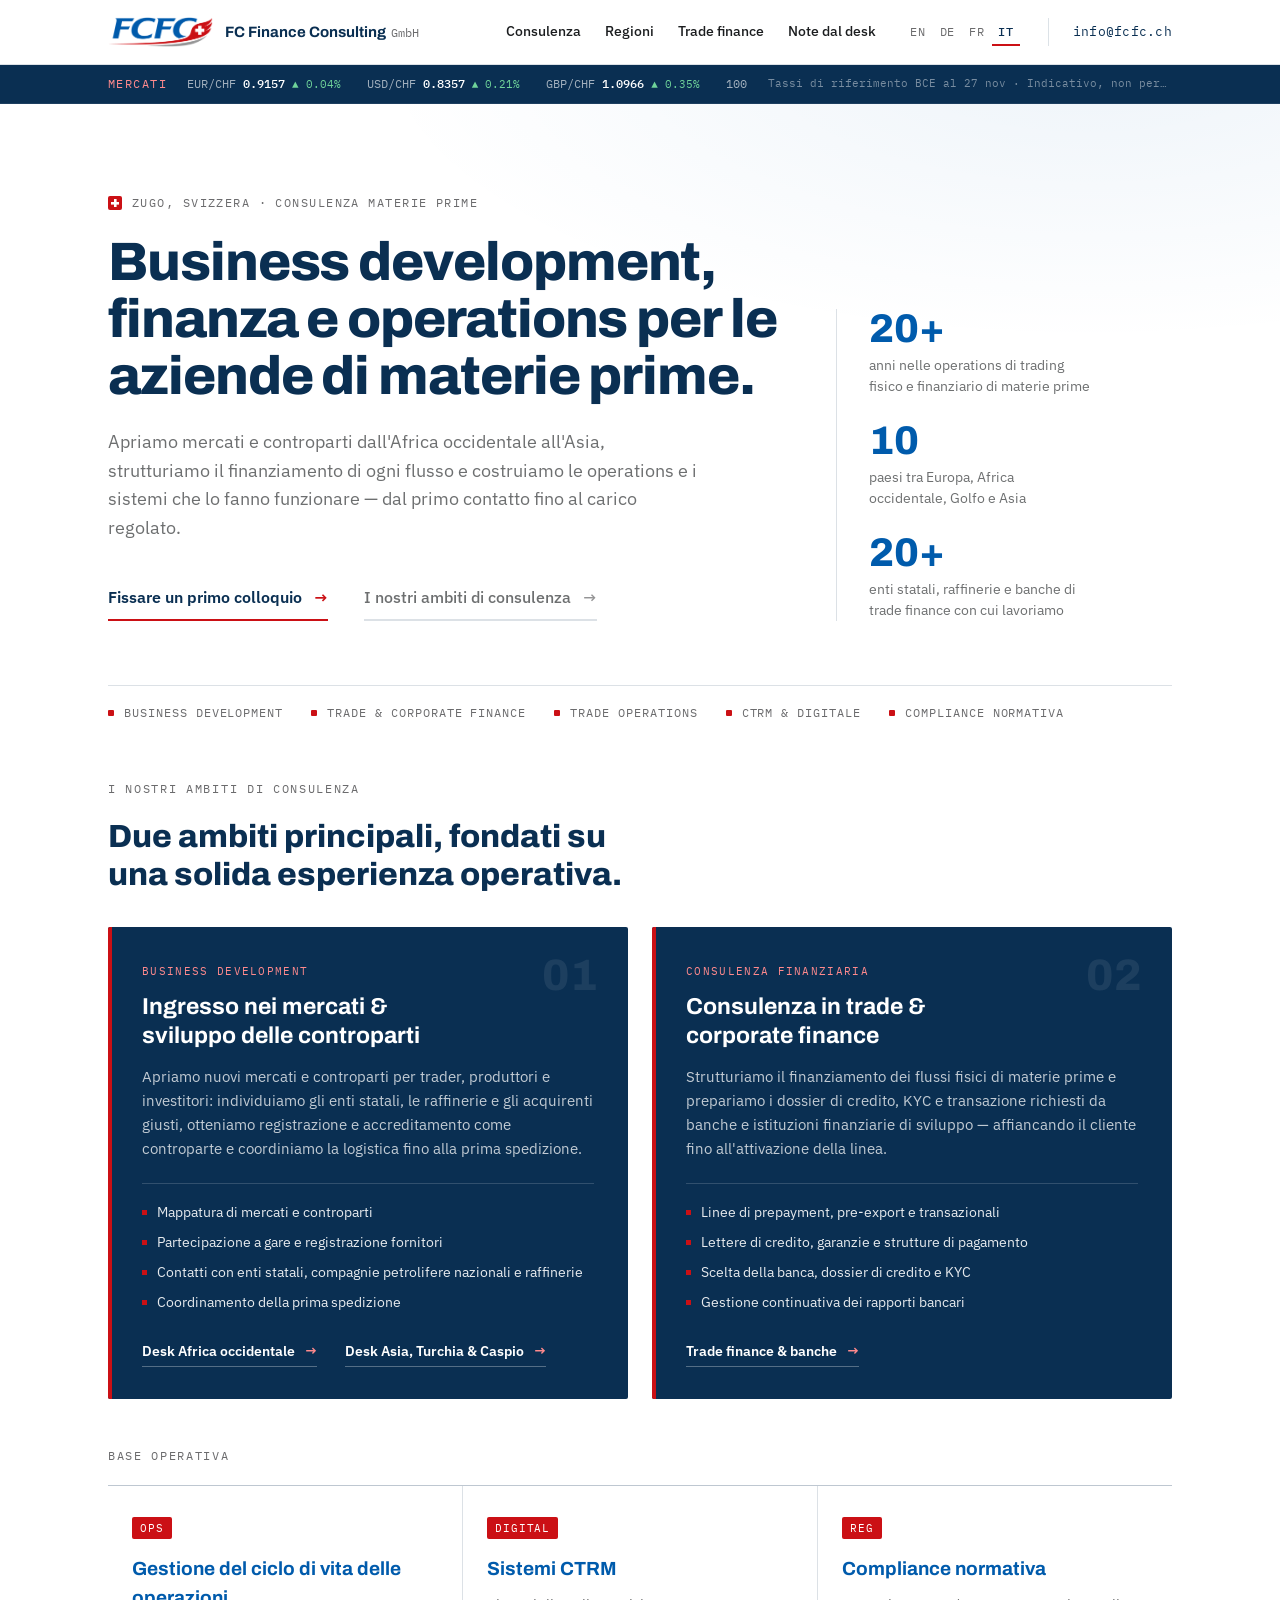
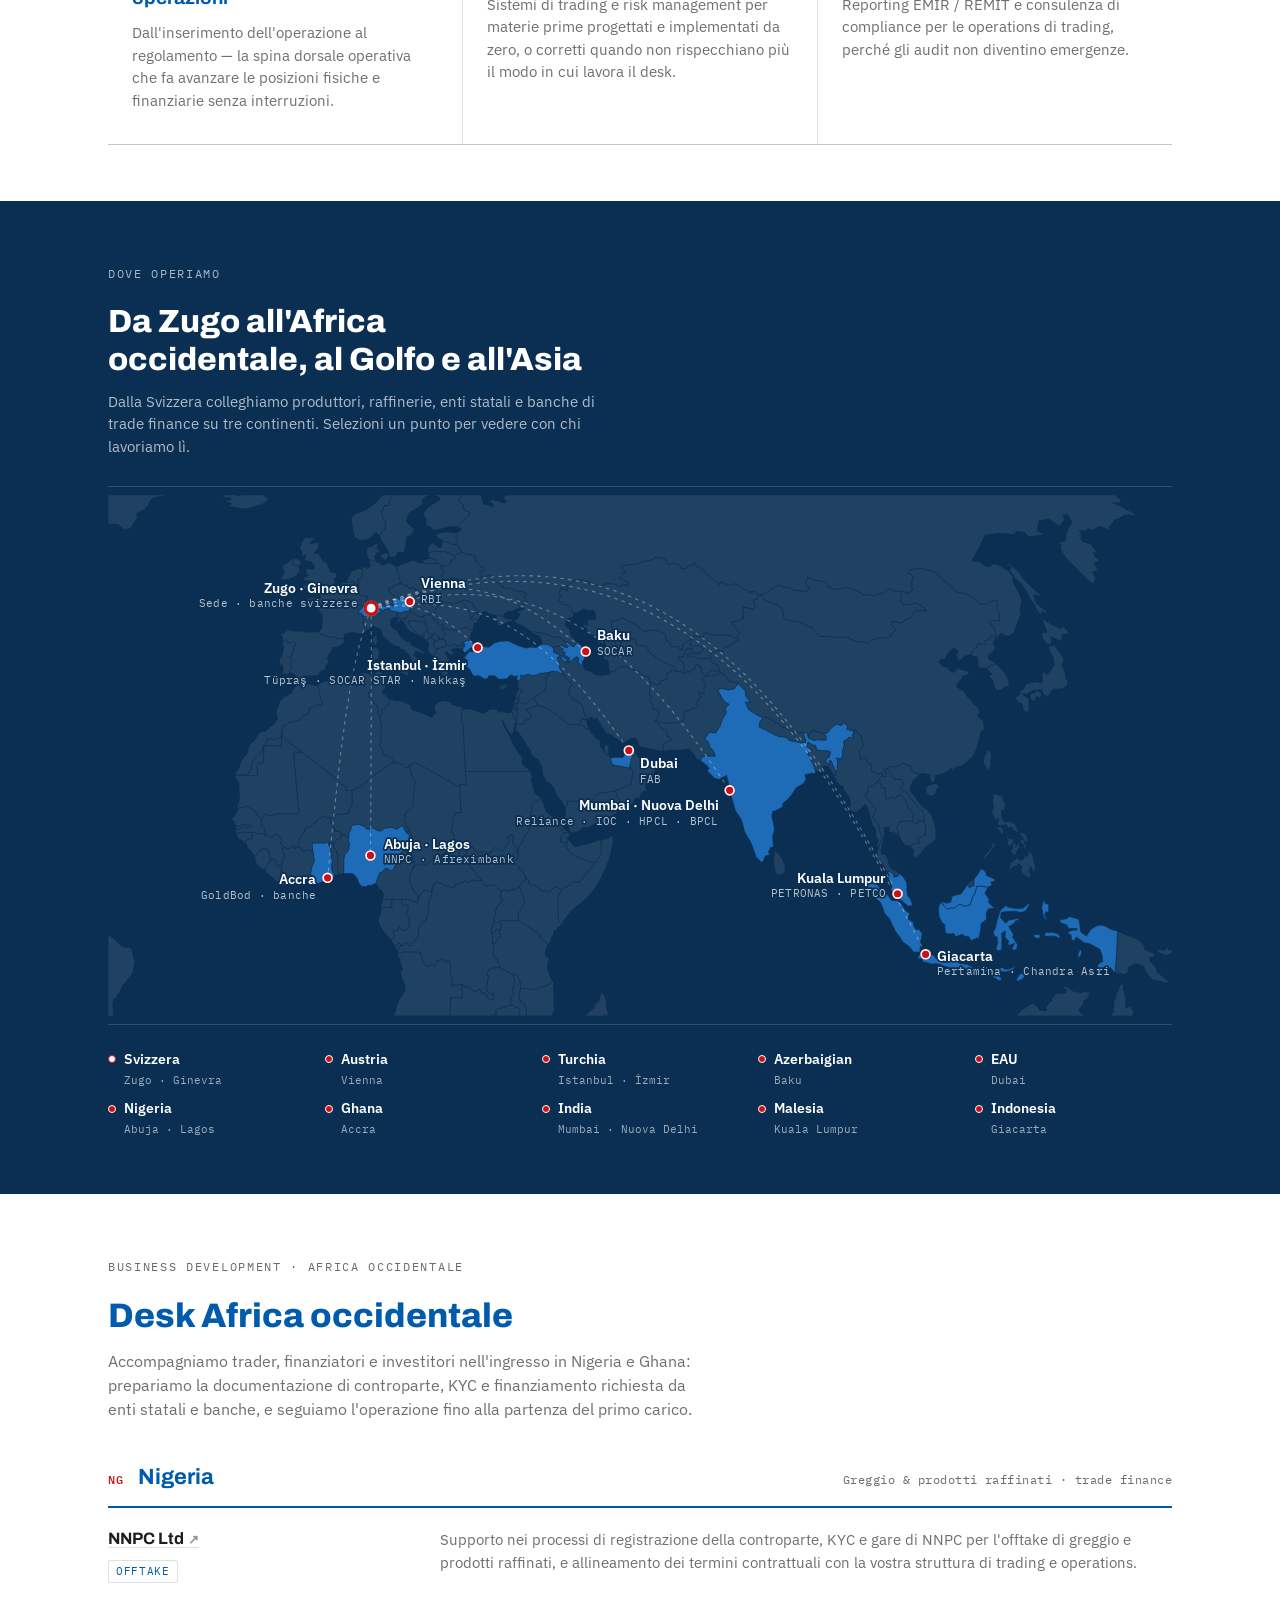
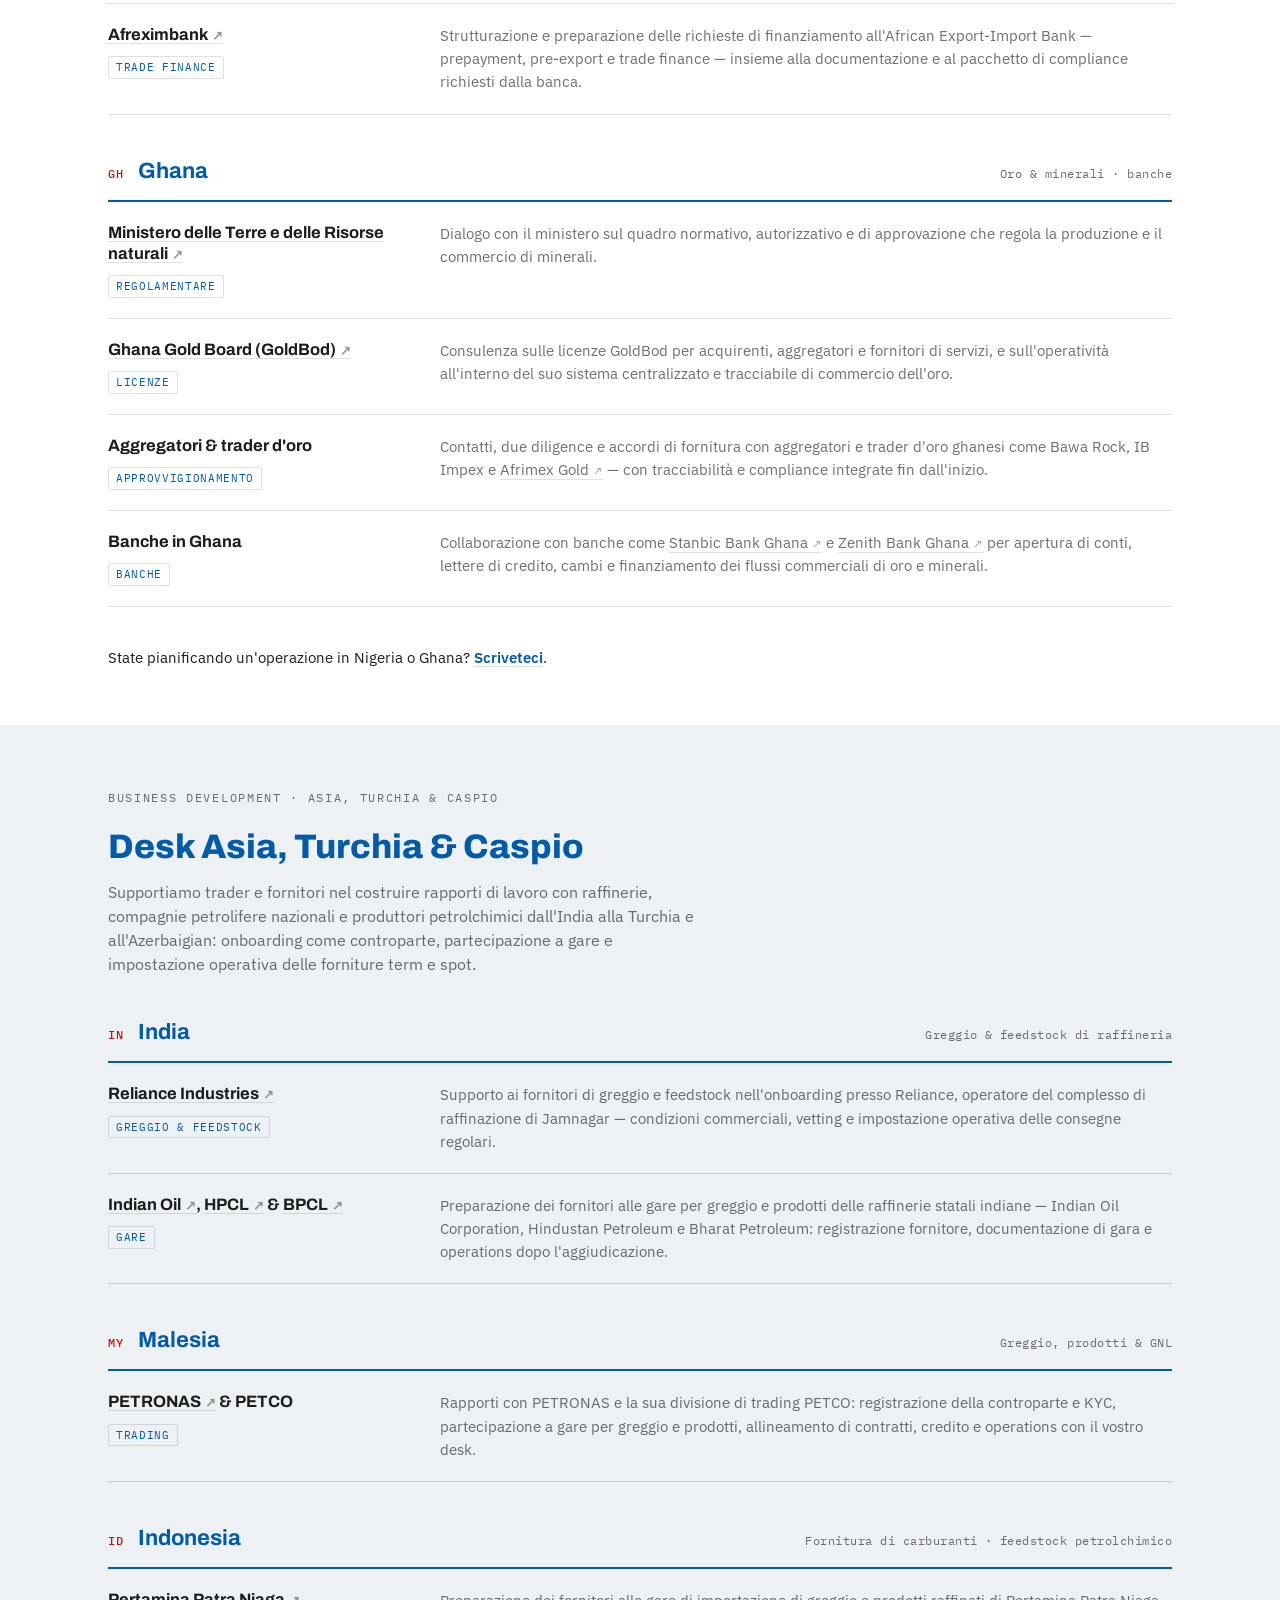
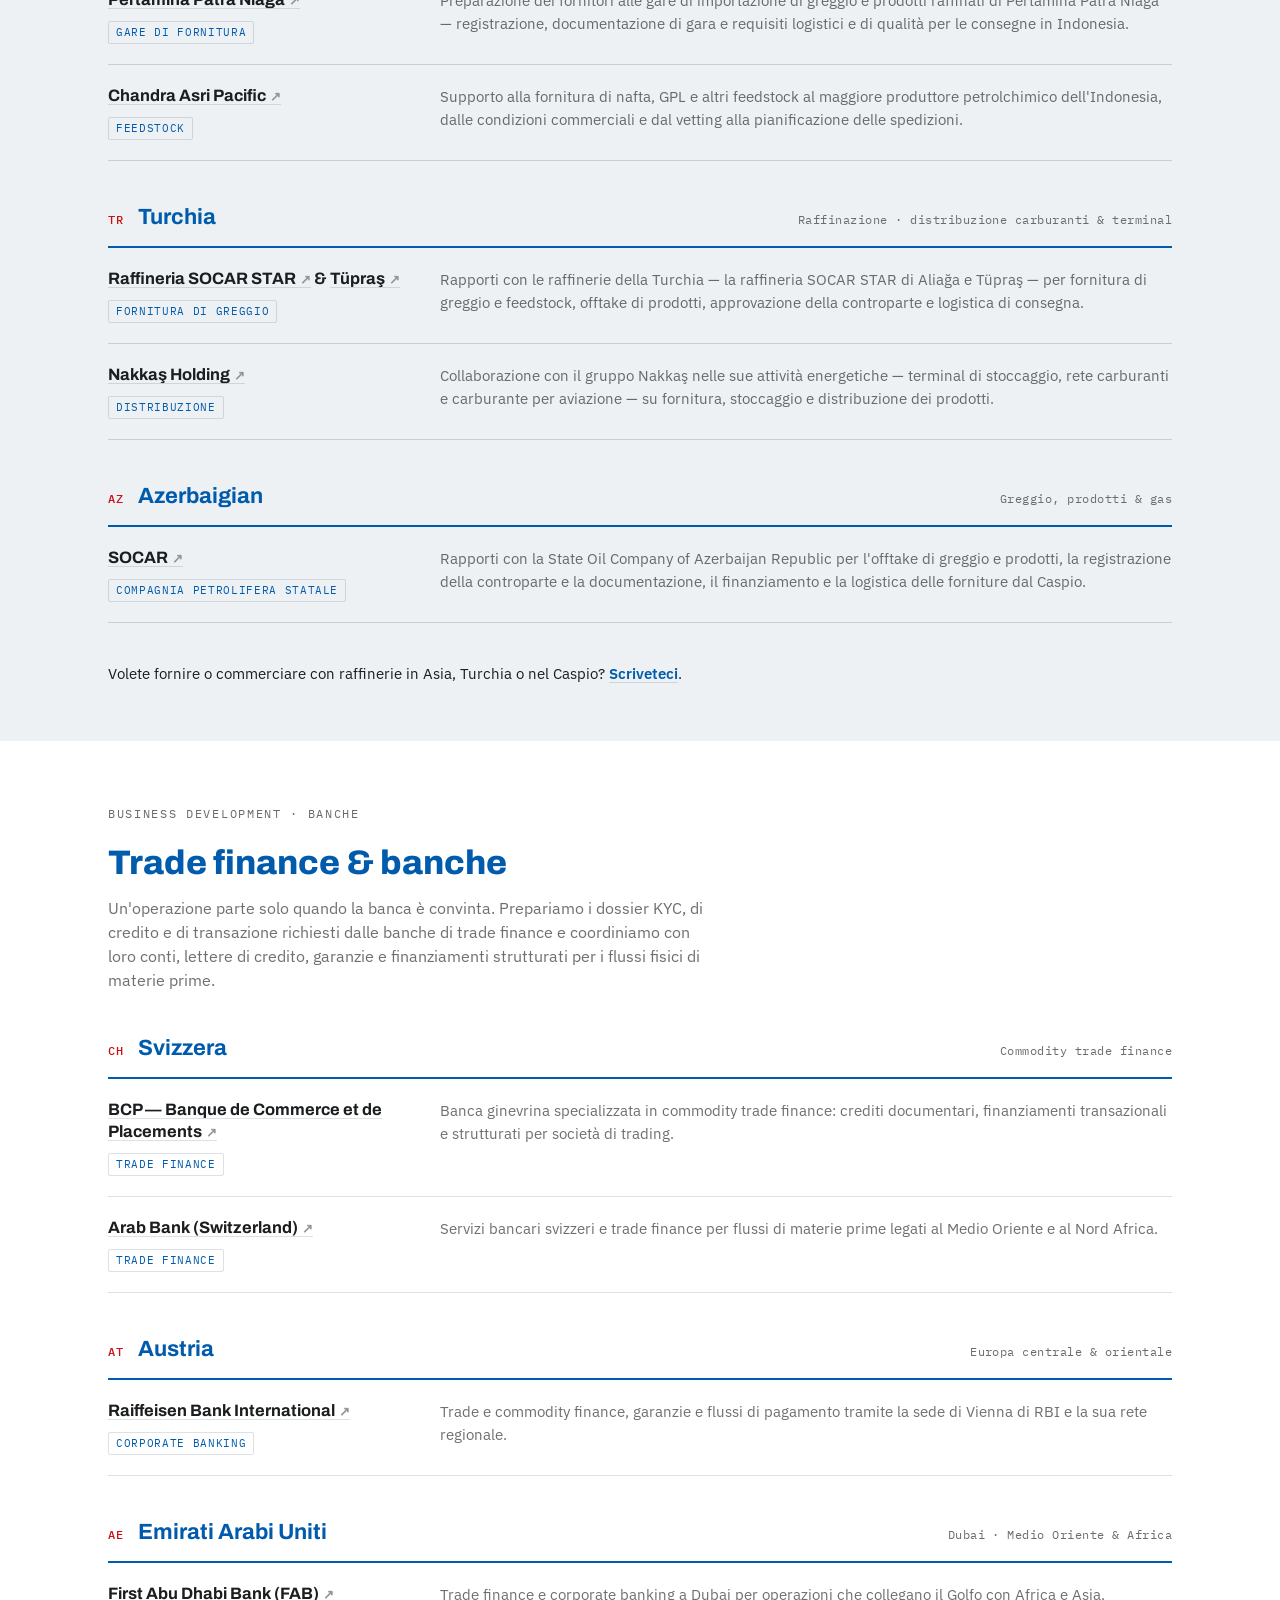
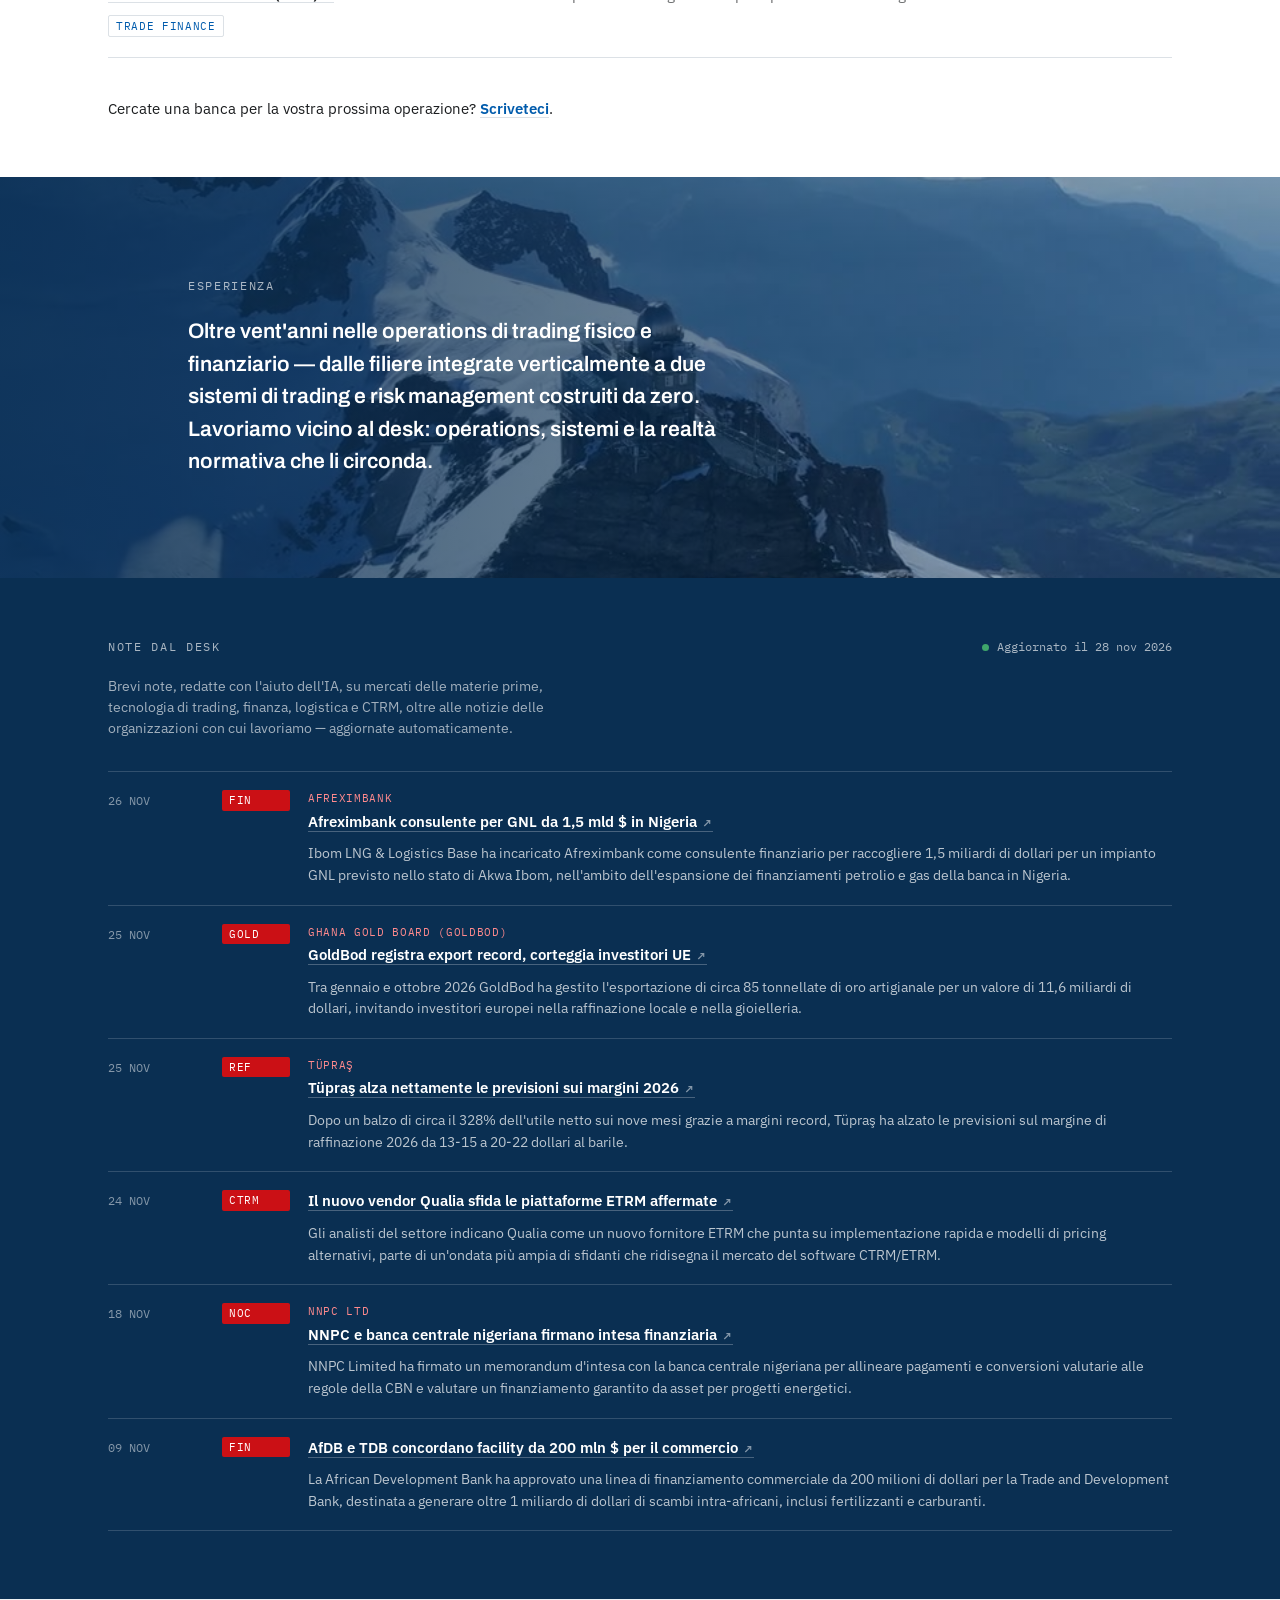
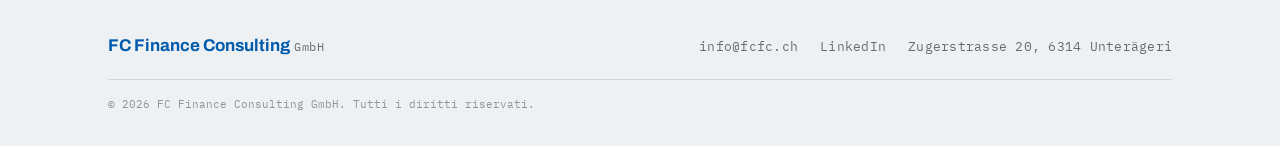
<file: it/index.html>
<!DOCTYPE html>
<!-- Generated by scripts/build_i18n.py from index.html — do not edit by hand. -->

<html lang="it">
<head>
<meta charset="utf-8"/>
<meta content="width=device-width, initial-scale=1.0" name="viewport"/>
<title>FC Finance Consulting GmbH — Consulenza per il commercio di materie prime, finanza e operations</title>
<meta content="FC Finance Consulting GmbH — consulenza per aziende di materie prime: business development in Africa occidentale (Nigeria, Ghana), Asia (India, Malesia, Indonesia), Turchia e Azerbaigian, trade finance con banche in Svizzera, Austria ed EAU, trade operations, sistemi CTRM e compliance EMIR/REMIT. Zugo, Svizzera." name="description"/>
<meta content="../" name="fcfc-base"/>
<link href="https://www.fcfc.ch/" hreflang="en" rel="alternate"/>
<link href="https://www.fcfc.ch/de/" hreflang="de" rel="alternate"/>
<link href="https://www.fcfc.ch/fr/" hreflang="fr" rel="alternate"/>
<link href="https://www.fcfc.ch/it/" hreflang="it" rel="alternate"/>
<link href="https://www.fcfc.ch/" hreflang="x-default" rel="alternate"/>
<link href="https://fonts.googleapis.com" rel="preconnect"/>
<link crossorigin="" href="https://fonts.gstatic.com" rel="preconnect"/>
<link href="https://fonts.googleapis.com/css2?family=Archivo:wght@600;700;800&amp;family=IBM+Plex+Sans:wght@400;500;600&amp;family=IBM+Plex+Mono:wght@400;500&amp;display=swap" rel="stylesheet"/>
<link href="../assets/style.css?v=20261107k" rel="stylesheet"/>
<link href="../assets/favicon/favicon.ico" rel="icon" sizes="any"/>
<link href="../assets/favicon/favicon-32x32.png" rel="icon" sizes="32x32" type="image/png"/>
<link href="../assets/favicon/favicon-16x16.png" rel="icon" sizes="16x16" type="image/png"/>
<link href="../assets/favicon/apple-touch-icon.png" rel="apple-touch-icon" sizes="180x180"/>
</head>
<body>
<nav aria-label="Navigazione principale" class="topbar">
<div class="wrap topbar-inner">
<a aria-label="FC Finance Consulting GmbH — home" class="topbar-brand" href="#top">
<img alt="FCFC" class="topbar-logo" height="137" src="../assets/logo-mark.png" width="480"/>
<span class="topbar-name">FC Finance Consulting <span>GmbH</span></span>
</a>
<div class="topbar-links">
<a href="#services">Consulenza</a>
<a href="#footprint">Regioni</a>
<a href="#banks">Trade finance</a>
<a href="#news">Note dal desk</a>
</div>
<div aria-label="Lingua" class="lang-switch" role="navigation">
<a data-lang="en" href="../" hreflang="en">EN</a>
<a data-lang="de" href="../de/" hreflang="de">DE</a>
<a data-lang="fr" href="../fr/" hreflang="fr">FR</a>
<a aria-current="true" data-lang="it" href="../it/" hreflang="it">IT</a>
</div>
<a class="topbar-mail" href="mailto:info@fcfc.ch">info@fcfc.ch</a>
</div>
</nav>
<div aria-label="Dati di mercato indicativi" class="ticker" id="ticker">
<div class="wrap ticker-inner">
<span class="ticker-label">Mercati</span>
<ul class="ticker-list" id="ticker-list"></ul>
<span class="ticker-src" id="ticker-src"></span>
</div>
</div>
<header class="hero" id="top">
<div class="wrap hero-grid">
<div class="hero-copy">
<div class="eyebrow"><span aria-hidden="true" class="eyebrow-flag"></span>Zugo, Svizzera · Consulenza materie prime</div>
<h1 class="hero-headline">Business development, finanza e operations per le aziende di materie prime.</h1>
<p class="hero-lede">Apriamo mercati e controparti dall'Africa occidentale all'Asia, strutturiamo il finanziamento di ogni flusso e costruiamo le operations e i sistemi che lo fanno funzionare — dal primo contatto fino al carico regolato.</p>
<div class="hero-actions">
<a class="link-cta" href="mailto:info@fcfc.ch?subject=Introductory%20conversation">Fissare un primo colloquio<span aria-hidden="true">→</span></a>
<a class="link-cta link-cta-quiet" href="#services">I nostri ambiti di consulenza<span aria-hidden="true">→</span></a>
</div>
</div>
<dl class="hero-facts">
<div class="fact"><dt>20+</dt><dd>anni nelle operations di trading fisico e finanziario di materie prime</dd></div>
<div class="fact"><dt>10</dt><dd>paesi tra Europa, Africa occidentale, Golfo e Asia</dd></div>
<div class="fact"><dt>20+</dt><dd>enti statali, raffinerie e banche di trade finance con cui lavoriamo</dd></div>
</dl>
</div>
<div class="wrap">
<ul aria-label="Aree di attività" class="hero-tags">
<li>Business development</li><li>Trade &amp; corporate finance</li><li>Trade operations</li><li>CTRM &amp; digitale</li><li>Compliance normativa</li>
</ul>
</div>
</header>
<main>
<section class="services" id="services">
<div class="wrap">
<div class="section-label">I nostri ambiti di consulenza</div>
<h2 class="services-title">Due ambiti principali, fondati su una solida esperienza operativa.</h2>
<div class="practice-grid">
<article class="practice">
<span class="practice-num">01</span>
<span class="practice-tag">Business development</span>
<h3>Ingresso nei mercati &amp; sviluppo delle controparti</h3>
<p>Apriamo nuovi mercati e controparti per trader, produttori e investitori: individuiamo gli enti statali, le raffinerie e gli acquirenti giusti, otteniamo registrazione e accreditamento come controparte e coordiniamo la logistica fino alla prima spedizione.</p>
<ul class="practice-list">
<li>Mappatura di mercati e controparti</li>
<li>Partecipazione a gare e registrazione fornitori</li>
<li>Contatti con enti statali, compagnie petrolifere nazionali e raffinerie</li>
<li>Coordinamento della prima spedizione</li>
</ul>
<div class="practice-links">
<a href="#west-africa">Desk Africa occidentale<span aria-hidden="true">→</span></a>
<a href="#asia">Desk Asia, Turchia &amp; Caspio<span aria-hidden="true">→</span></a>
</div>
</article>
<article class="practice">
<span class="practice-num">02</span>
<span class="practice-tag">Consulenza finanziaria</span>
<h3>Consulenza in trade &amp; corporate finance</h3>
<p>Strutturiamo il finanziamento dei flussi fisici di materie prime e prepariamo i dossier di credito, KYC e transazione richiesti da banche e istituzioni finanziarie di sviluppo — affiancando il cliente fino all'attivazione della linea.</p>
<ul class="practice-list">
<li>Linee di prepayment, pre-export e transazionali</li>
<li>Lettere di credito, garanzie e strutture di pagamento</li>
<li>Scelta della banca, dossier di credito e KYC</li>
<li>Gestione continuativa dei rapporti bancari</li>
</ul>
<div class="practice-links">
<a href="#banks">Trade finance &amp; banche<span aria-hidden="true">→</span></a>
</div>
</article>
</div>
<div class="section-label core-label">Base operativa</div>
<div class="services-grid core-grid">
<article class="service">
<span class="service-tag">OPS</span>
<h2>Gestione del ciclo di vita delle operazioni</h2>
<p>Dall'inserimento dell'operazione al regolamento — la spina dorsale operativa che fa avanzare le posizioni fisiche e finanziarie senza interruzioni.</p>
</article>
<article class="service">
<span class="service-tag">DIGITAL</span>
<h2>Sistemi CTRM</h2>
<p>Sistemi di trading e risk management per materie prime progettati e implementati da zero, o corretti quando non rispecchiano più il modo in cui lavora il desk.</p>
</article>
<article class="service">
<span class="service-tag">REG</span>
<h2>Compliance normativa</h2>
<p>Reporting EMIR / REMIT e consulenza di compliance per le operations di trading, perché gli audit non diventino emergenze.</p>
</article>
</div>
</div>
</section>
<section class="footprint" id="footprint">
<div class="wrap">
<div class="section-label light">Dove operiamo</div>
<h2 class="footprint-title">Da Zugo all'Africa occidentale, al Golfo e all'Asia</h2>
<p class="footprint-sub">Dalla Svizzera colleghiamo produttori, raffinerie, enti statali e banche di trade finance su tre continenti. Selezioni un punto per vedere con chi lavoriamo lì.</p>
<div class="map-frame">
<svg aria-labelledby="map-title" class="map-svg" role="img" viewbox="0 0 960 470" xmlns="http://www.w3.org/2000/svg"><title id="map-title">Mappa dei paesi e delle città in cui opera FC Finance Consulting</title><g class="m-countries"><path class="m-land" d="M370.3,383.7L371.1,384.3L389.4,396.2L389.7,399.6L396.9,405.5L394.4,412.7L394.6,416L397.8,418.1L397.9,419.6L396.5,423.2L396.7,424.9L396.3,427.7L398,431.4L399.9,437.2L401.7,438.4L397.6,441.8L392,444.1L389,444L387.1,445.8L383.6,445.9L382.3,446.7L376.3,445L372.5,445.5L371.4,437.5L369.7,434.8L368.8,433.2L363.9,432.1L361.1,430.3L357.9,429.3L355.9,428.4L353.8,426.9L351.2,419.5L348.4,416.2L347.4,412.8L348,409.8L347.1,404.4L349.2,404.2L351.1,402L353,399L354.3,397.8L354.3,395.9L353.2,394.5L352.9,392.2L354.4,391.5L354.7,388.1L352.7,384.8L354.5,384.1L360,384.1Z"></path><path class="m-land" d="M156.9,216.1L156.9,216.5L156.8,217.6L156.6,226.5L140.6,226.2L140.4,241.3L135.7,241.8L134.4,244.8L135.2,253.3L115.8,253.3L114.7,255.2L115,252.7L115.1,252.8L126.2,252.3L126.8,250.2L128.9,247.5L130.8,239.4L137.8,233.1L140.3,225.7L141.8,225.2L143.5,220.6L147.6,220L149.4,220.8L151.6,220.8L153.2,219.4L156.2,219.2L156.2,216.1Z"></path><path class="m-land" d="M587.4,90.5L585.5,94.3L582,94.8L584,100.5L582.4,103.1L572.8,101.2L573.2,111.5L571.2,112.8L563,115.1L570.3,125.1L567.6,126.6L569,129.9L565.9,129.1L563,127L556,126.4L548.3,126.2L546.8,126.9L539.6,124.4L537.3,125.6L537.5,129.1L529.4,127.1L526.6,127.9L526.3,130.4L523.9,131.5L518.8,135.5L517.9,139.7L516.1,139.7L514.2,137L508.3,136.8L506.1,132L503.9,132L502.8,126.2L496.2,121.9L488.5,122.4L483.3,123.2L477.7,118L473.4,115.8L465.4,111.7L464.4,111.2L453.5,114.6L458.3,136L456,136.3L451.8,131.7L448.4,130.1L443.4,131.3L441.7,133.2L441.2,131.8L441.8,129.4L440.5,127.4L434.8,125.4L431.7,120.2L428.9,118.7L428.4,116.8L432.9,117.4L432.2,113.2L435.9,112.2L440,113.1L439.6,107.5L438,103.9L433.6,104.2L429.4,102.8L424.8,105.3L420.8,106.5L418.3,105.6L418.2,102.7L414.5,98.8L411.2,99L406.6,95.1L408.3,90.8L406.7,89.7L408.9,83.5L414.2,86.7L413.8,82.6L421.4,76.5L428.2,76.4L438.9,80.2L444.7,82.5L448.7,80.1L455.7,80L462.1,82.9L462.9,81.3L469.2,81.5L469.5,78.9L461.3,75L464.7,72.3L463.4,70.7L467.1,69.3L462.8,65.5L464.2,63.6L479.7,61.7L481.3,60.3L491.4,58.3L494.4,56L502.5,57.2L506,62.9L510,61.5L516.2,63.4L517,66.5L521,66.2L529.8,60.9L528.9,62.7L536.1,66.9L551.4,81.1L552.6,78.2L559.9,81.4L565.7,80L568.5,81L571.9,84.3L575.4,85.4L578.3,87.8L583.7,87Z"></path><path class="m-land" d="M458.3,136L453.5,114.6L464.4,111.2L465.4,111.7L473.4,115.8L477.7,118L483.3,123.2L488.5,122.4L496.2,121.9L502.8,126.2L503.9,132L506.1,132L508.3,136.8L514.2,137L516.1,139.7L517.9,139.7L518.8,135.5L523.9,131.5L526.3,130.4L527.8,131L524.9,134.7L528.9,136.9L531.8,135.5L538.1,138.6L533.2,142.8L529.5,142.2L527.7,142.3L526.6,140.7L526.9,138L521,139.4L520.5,143.1L519,146.3L515,146.1L514.4,148.6L518.2,150L520.2,154.4L518.9,160.3L515,159.1L512.4,159L511.8,155.4L505,152.9L499.4,150.1L495.8,147.3L489.6,143.3L486,137.3L484.2,136.2L479.2,136.5L477.2,135.3L475.7,130.7L468.8,127.6L465.6,131L462.1,133L463.5,135.9Z"></path><path class="m-land" d="M910.9,393.3L919.6,397.4L928.7,400.7L932.1,403.7L934.7,406.6L935.3,410.1L943.4,413.7L944.4,416.8L939.7,417.4L940.5,421.3L944.7,425.1L947.3,431.4L950.2,431.2L949.7,433.7L953.5,434.7L951.9,435.8L956.9,438.3L956.1,440L952.8,440.4L951.7,438.9L947.5,438.2L942.5,437.4L939,433.6L936.5,430.4L934.4,425.3L928.1,422.7L923.7,424.4L920.4,426.3L920.6,430.6L916.5,432.7L913.8,431.7L908.6,431.4L910.1,412.4ZM960,394.3L959.7,394.2L960,393.8L960,394.3ZM960,413.2L959.1,413.7L956.4,415.1L953.7,415L949.7,413.4L947,411.7L947.5,409.9L952,410.8L954.8,410.3L955.7,407.5L956.4,407.4L956.7,410.5L959.6,410L960,409.5L960,413.2Z"></path><path class="m-active" d="M910.9,393.3L910.1,412.4L908.6,431.4L904.6,426.6L899.6,425.5L898.2,427.1L891.8,427.3L894.3,422.5L897.6,420.9L896.8,414.6L894.7,409.7L885.2,404.7L881.1,404.2L873.7,398.8L872.1,401.7L870.1,402.2L869.1,400L869.2,397.5L865.4,394.6L870.9,392.5L874.5,392.6L874.1,391.1L866.7,391.1L864.8,387.6L860.3,386.5L858.2,383.6L865,382.2L867.6,380.3L875.7,382.7L876.5,384.9L877.7,394.3L882.8,397.8L887.2,391.6L893.1,388.1L897.6,388.1L901.9,390.1L905.5,392.2ZM827.9,430.1L828.3,431.3L828.2,433L824.5,437.4L820.1,438.7L819.5,438L820.2,436L822.7,432.4ZM875.4,418.4L875.2,414L876.2,411.9L877.4,410L878.4,411.7L878.2,414.5ZM793.9,354L791.2,359.2L795.1,364.8L794.3,367.5L800,372.9L794,373.6L792.4,377.5L792.6,382.8L787.7,386.8L787.4,392.7L785.2,401.6L784.5,399.5L778.7,402.1L776.8,398.6L773.2,398.2L770.8,396.4L764.7,398.5L763,395.6L759.6,396L755.5,395.3L754.9,387.4L752.4,385.8L750,380.8L749.3,375.7L749.8,370.3L752.8,366.4L753.7,370.3L757.2,373.6L760.4,372.4L763.7,372.9L766.6,369.9L769,369.4L773.8,371L777.9,369.8L780.3,361.7L782.2,359.6L783.7,353L789.5,353ZM852.2,394.5L857.7,396.2L859.4,400.7L855.2,398.3L851,397.8L848.1,398.2L844.6,398L845.9,394.7ZM839.4,400.3L835.9,399.2L835,396.7L840.2,396.4L841.3,398.3ZM845,365.4L845.4,368.6L848.4,369.1L848.9,371.5L848.7,376.6L846.1,376.1L845.3,379.6L847.4,382.7L846,383.4L844,379.7L842.4,372.2L843.4,367.6ZM819.9,373L825.7,372.8L830.6,368.5L831.5,369.8L827.5,375.6L823.7,376.8L818.8,375.6L810.4,375.9L806,376.8L805.3,381.2L809.8,386.4L812.5,383.7L821.9,381.7L821.5,384.4L819.3,383.6L817.1,387L812.6,389.3L817.2,396.8L816.2,398.8L820.5,405.5L820.2,409.3L817.5,411.1L815.6,409L818.3,404.2L813.2,406.5L812,404.9L812.8,402.6L809.3,399.2L809.8,393.5L806.4,395.3L806.6,402.1L806.4,410.4L803.2,411.3L801.1,409.6L802.8,404.2L802.2,398.6L800.1,398.5L798.7,394.5L800.8,390.7L801.6,386L804.2,377.2L805.3,374.8L809.5,370.5L813.5,372.2ZM803.6,438.1L797.3,434L802.1,432.8L804.6,434.6L806.2,436.4L805.7,438ZM809.8,428L813.2,427.6L817.9,425.4L816.9,428.7L809.2,430.4L802.5,429.6L802.7,427.5L806.8,426.3ZM794.4,427L797.5,426.5L798.6,429L792.7,430.2L789.1,431L786.4,430.9L788.4,427.6L791.2,427.5L792.7,425.4ZM745.9,415.7L746.5,417.7L756.1,418.3L757.4,415.9L766.5,418.7L768.1,422.5L775.6,423.6L781.5,427.1L775.6,429.3L770.2,426.9L765.7,427.1L760.5,426.7L755.9,425.6L750.2,423.4L746.5,422.8L744.4,423.5L735.3,421.1L734.6,418.6L730,418.2L733.8,412.6L739.9,412.9L743.8,415.2ZM726.1,384.5L726.9,388.5L728.6,391.8L732.3,392.3L734.7,396L733.2,403.3L732.6,412.3L727,412.5L723,407.6L716.7,402.8L714.7,399.3L711,394.5L708.6,390.1L704.8,381.9L700.4,377.1L698.9,372L696.9,367.5L692.3,363.8L689.6,358.8L685.7,355.5L680.2,349.1L679.7,346.1L682.9,346.4L690.8,347.5L695.4,353.2L699.5,357.2L702.3,359.6L707.2,365.9L712.4,366L716.7,370L719.6,374.9L723.5,377.5L721.4,382.3L724.3,384.3Z"></path><path class="m-land" d="M347.1,404.4L348,409.8L347.4,412.8L348.4,416.2L351.2,419.5L353.8,426.9L351.9,426.3L345.1,427.3L343.7,428L342.2,431.7L343.3,434.3L342.2,441.2L341.4,447.1L342.8,448.1L346.2,450.4L347.6,449.3L347.8,455.6L344,455.6L342.1,452.4L340.3,449.9L336.4,449.1L335.4,446L332.3,447.9L328.3,447L326.7,444.4L323.5,443.8L321.1,444L320.9,442.2L319.2,442L316.9,441.7L313.8,442.5L311.6,442.4L310.3,442.9L310.7,436L309.1,433.8L308.8,430.2L309.6,426.7L308.6,424.4L308.5,420.7L302.4,420.8L302.9,418.7L300.3,418.7L300,419.7L296.9,420L295.6,423.4L294.8,424.8L292.1,424L290.4,424.8L287.1,425.3L285.2,422.2L284,420.3L282.6,416.8L281.4,412.5L266.5,412.4L264.7,413.1L263.3,413L261.2,413.8L260.5,412L261.8,411.4L262,408.8L262.8,407.3L264.6,406.1L266,406.7L267.7,404.4L270.5,404.5L270.8,406.1L272.6,407.2L275.6,403.5L278.6,400.7L279.9,398.8L279.7,394L281.9,388.3L284.2,385.3L287.6,382.5L288.2,380.6L288.3,378.5L289.1,376.5L288.8,373.1L289.5,368L290.4,364.3L291.9,361.2L292.2,357.7L292.6,353.6L294.6,350.6L297.3,348.7L301.5,350.7L304.7,352.9L308.4,353.5L312.1,354.6L313.6,351.1L314.3,350.6L316.6,351.2L322.2,348.3L324.2,349.5L325.9,349.3L326.6,347.9L328.5,347.4L332.3,348L335.5,348.2L337.1,347.6L340.3,352.4L342.5,353.1L343.9,352.1L346.2,352.5L349,351.3L350.2,353.8L354.7,357.6L354.5,364.5L356.5,365.3L354.9,367.3L352.9,368.9L351,371.9L350,374.6L349.7,379.3L348.5,381.6L348.5,386L347,387.6L346.8,391.1L346.1,391.5L345.6,394.7L346.9,397.4Z"></path><path class="m-land" d="M409.1,388L406.1,383.1L406,361.9L410.3,355.2L411.7,353.4L414.9,353.3L419.3,349.2L425.9,348.9L439.7,331.4L443.1,326.5L445.2,322.9L445.1,319.9L444.8,313.9L444.8,311.5L444.8,311.4L446.4,311.3L448.7,310.5L451.3,309.9L453.6,307.9L455.5,307.8L455.7,309.5L455.4,312.9L455.5,315.9L454.5,318.1L453.4,324.4L451.2,330.9L448.3,338.4L444.2,346.9L440,353.5L434.2,361.5L429.1,366.2L421.6,372L416.9,376.4L411.4,383.5L410.2,386.6Z"></path><path class="m-land" d="M396.9,405.5L389.7,399.6L389.4,396.2L371.1,384.3L370.3,383.7L370.2,377.5L371.7,375.1L374.2,371.3L376,367L373.7,360.3L373.1,357.4L370.7,353.3L373.7,349.8L377.1,346L379.7,346.9L379.8,350.2L381.5,352.1L385,352.1L391.5,357.1L393.1,357.2L394.3,357L395.4,357.7L398.8,358.2L400.2,355.7L404.8,353.3L406.9,355.2L410.3,355.2L406,361.9L406.1,383.1L409.1,388L405.5,390.3L404.3,392.7L402.4,393.2L401.6,397.3L400,399.6L398.9,403.5Z"></path><path class="m-land" d="M322.8,330L318.9,327.5L317.1,325.8L316.8,324L317.5,321.6L317.5,319.2L314.5,315.5L313.9,313L313.9,311.6L312,309.9L311.9,306.5L310.8,304.2L309.1,304.5L309.5,302.4L310.7,300L310.1,297.5L311.7,295.7L310.6,294.4L311.9,290.7L314,286.4L318.4,286.8L317.3,263.6L317.3,261.1L323,261.1L322.5,249.3L342.3,249.3L361.5,249.3L381,249.3L383,255.1L382,256.2L383.1,262.2L385.3,269.2L387.3,270.7L390.1,272.8L387.8,276.2L384.2,277.2L382.7,279L382.4,282.9L380.6,291.5L381.3,293.8L380.7,298.8L378.9,304.6L375.9,307.5L373.9,312L373.5,314.4L371.2,316L369.9,322.1L370.1,327.4L369.9,322.8L369.2,322.7L369.2,319.8L368.5,317.8L365.9,315.5L365.2,311.3L365.6,306.9L363.3,306.5L363,307.8L360,308.1L361.2,309.9L361.8,313.4L359.1,316.6L356.7,320.8L354.1,321.4L349.8,318L348,319.2L347.5,320.9L344.9,322L344.8,323.2L339.8,323.2L339,322L335.4,321.8L333.6,322.8L332.2,322.3L329.6,318.9L328.7,317.3L325.1,318.1L323.7,320.8L322.5,326L320.8,327.1L319.3,327.8Z"></path><path class="m-land" d="M317.3,263.6L318.4,286.8L314,286.4L311.9,290.7L310.6,294.4L311.7,295.7L310.1,297.5L310.7,300L309.5,302.4L309.1,304.5L310.8,304.2L311.9,306.5L312,309.9L313.9,311.6L313.9,313L310.7,314L308.2,316.4L304.7,322.8L300,325.5L295.1,325.1L293.7,325.6L294.3,327.7L291.7,329.8L289.6,332L283.2,334.3L282,332.9L281.1,332.8L280.2,334.3L276.1,334.8L276.8,333.2L275.2,329.2L274.5,326.7L272.3,325.7L269.3,322.3L270.3,319.6L272.6,320.2L274,319.7L276.8,319.8L274,314.5L274.2,310.6L273.8,306.7L271.7,303L272.2,300.2L269,300.1L268.9,296.3L266.8,294.1L268.8,286.4L275.1,280.9L275.2,273.3L276.8,261.3L277.8,258.8L275.7,256.8L275.6,254.9L273.7,253.4L272.2,244.3L277.1,241.1L297.2,252.3Z"></path><path class="m-land" d="M297,61.8L289.1,61.9L283.7,61.3L284.4,58.8L290.1,57.1L294.7,58L296.7,58.9L296.4,60.4ZM817,65.3L822.4,70.6L826.2,76.1L831.9,81.8L843,91.8L835.2,90L837.7,98.2L845.7,104L848,108L842.5,104.6L842.2,109L838.5,104.2L835.6,98.6L831.2,92.5L829.5,88.2L824.6,80.7L818.3,75.1L813.3,67.5L815.5,65L811.9,62.4L813.2,61.6ZM335.9,0L336.4,0.2L337.2,2.6L338.6,7.9L344.1,9.4L347.6,10.8L347.5,8.3L344.6,6.1L346.6,4.1L357,7.3L360.1,6.1L356.4,2.3L360,0L908.4,0L908.4,0L914.4,5L914.4,5L914.4,5L914.4,5L911.9,7.2L906.3,6.9L913.1,9.6L920.3,13.9L923.7,15.3L926.6,17.4L927.1,18.8L918.3,17.7L911.2,21.6L908.2,22.3L905.8,26L903.2,29.2L904.1,31.6L894.5,28L887.9,32.1L884.1,30.2L882.3,32.4L876.1,31.7L878.1,35.2L877.9,40.4L880.1,42.6L886,43.8L892.5,51.7L888.8,52L890.9,56.5L894.7,58.9L889.6,61.7L893.3,68.1L887.9,69.4L891,75.1L888.7,80.3L884.1,76.5L876,68.3L863.7,56L859.3,48.4L860.1,45.2L858.1,42.7L863.5,41.4L864.8,34.7L866.8,29.2L870,25L865.9,17.5L861.4,18L863.3,22.3L858.5,28.1L848.9,21.6L840.1,23.4L838,32.3L844.4,35.6L836.4,37L830.4,37.5L827.3,33.7L820.1,32.8L817.3,35.5L803.8,34.6L791.4,36.1L786.2,46.7L779.4,59.6L786.6,60.3L791.2,63.8L796.3,65L797.1,62.2L802.1,62.6L812.7,68.7L816.2,73.4L816.6,79L820.7,85.8L824.5,94.8L822.7,103.1L823.6,107.1L821.2,113.8L818.7,120.4L817.6,123.9L813.2,127.2L810.3,127.3L806,124.5L802,128.7L802.2,130.7L802.2,130.7L801.1,129.7L799.6,126.7L801.8,126.6L799,119.7L795.2,114.8L798,112.7L804.1,113.8L804.1,108.2L802,101.9L802.6,99.8L801.9,94.7L795.5,96.3L792.9,98.6L786.1,98.6L781.2,93.2L773.6,89.2L764.8,87.4L759.8,81.9L756.2,78.4L753.1,76L746.9,70.3L741.8,68.3L734.2,66.6L728.6,66.8L723.8,67.8L721.9,70.6L725.1,71.9L727,75L725.6,76.8L725,82.7L726.5,85.2L722.2,88.8L715.7,86.7L710.7,87.1L707.4,85.2L704.4,84.6L700,88.6L694.6,89.6L691.3,91L685.2,90L681.1,90.1L677,87.2L671.3,84.5L666.5,83.7L661.3,84.5L657.6,85.5L650.2,83.1L647.3,78.9L641.4,77.5L637.1,76.8L631.1,74.5L629.3,80.3L632.7,83.6L630.2,87.6L623.1,86.2L618.6,86L614.5,83.3L609.9,83.2L605.3,81.5L599.7,84.2L593.3,89L589,90L587.4,90.5L583.7,87L578.3,87.8L575.4,85.4L571.9,84.3L568.5,81L565.7,80L559.9,81.4L552.6,78.2L551.4,81.1L536.1,66.9L528.9,62.7L529.8,60.9L521,66.2L517,66.5L516.2,63.4L510,61.5L506,62.9L502.5,57.2L494.4,56L491.4,58.3L481.3,60.3L479.7,61.7L464.2,63.6L462.8,65.5L467.1,69.3L463.4,70.7L464.7,72.3L461.3,75L469.5,78.9L469.2,81.5L462.9,81.3L462.1,82.9L455.7,80L448.7,80.1L444.7,82.5L438.9,80.2L428.2,76.4L421.4,76.5L413.8,82.6L414.2,86.7L408.9,83.5L406.7,89.7L408.3,90.8L406.6,95.1L411.2,99L414.5,98.8L418.2,102.7L418.3,105.6L420.8,106.5L419.4,110L415.2,110.9L411.9,116.8L417,122.3L417.3,126.2L423.6,133.1L421.2,135.4L420.7,136.9L418.6,136.5L414.8,133L413.5,132.8L410.3,131.4L408.5,129L404,127.8L401.4,128.7L400.4,127.7L393.7,124.9L386.8,123.9L382.7,123L382.3,123.6L375.7,118.8L370.2,116.6L365.7,113.2L368.9,112.3L371.9,107.5L369,105.2L375.3,102.8L374.9,101.6L371,102.5L370.8,100L372.8,98.4L377.1,98L377.4,96.1L375.9,92.9L377.2,89.9L376.8,88.3L369.9,86.4L367.4,86.5L364.2,83.9L360.9,84.8L355,82.8L354.9,81.7L352.9,79.2L349.4,78.9L348.7,77.2L349.6,76.1L346.3,72.9L341.9,73.4L340.5,73.2L339.6,74.4L337.9,74.2L336.3,70.6L335,68.8L335.8,68.3L339.3,68.4L340.8,67.2L339.3,65.8L336.2,64.8L336.3,63.8L334.4,62.8L331.1,59.1L331.8,57.7L330.9,55.1L326.6,53.8L324.4,54.4L323.6,53.1L318.9,51.7L317,48.5L316.3,45.8L314.1,44.6L315.6,42.9L313.6,37.8L316,34.7L315.3,33.8L319.5,30.9L314.7,28.3L322.3,21.6L325.5,18.5L326.5,15.9L319.9,12.3L320.9,8.9L316.5,5.1L318.3,0.7L317.6,0L335.9,0ZM350.4,109L351.4,107.6L354.8,108.8L356.3,109L357,110.2L357.7,110.4L357.9,110.8L360.3,112.2L364.9,111.9L364.3,113.9L359.4,114.9L353.7,118.3L351,117.1L351.7,114.4L346.5,112.7L347.1,111.6L351.2,109.7Z"></path><path class="m-land" d="M257.6,0L253,5.9L254.6,7.7L253.4,9.7L249.5,9.7L247.2,14.5L248,21.5L250.8,24.1L249.9,30.4L246.7,34L245.1,37.1L242.1,33.8L234.2,40.1L228.6,41.3L222.8,38.6L221.1,32.8L219.4,20.6L223,17.2L233.5,12.8L241.1,7.5L247.8,0.3L248.1,0L257.6,0Z"></path><path class="m-land" d="M53.8,0L53.1,0.1L47.5,1.3L41.5,2.5L37.3,5.7L36.3,9.3L33.3,12.7L25.7,16.8L26.2,20.9L23.3,25.3L19.8,30.5L13.9,30.8L9,26.5L0.8,26.4L0,25.7L0,0Z"></path><path class="m-land" d="M827.9,430.1L828.6,428.7L833,427.4L836.6,427.2L838.2,426.5L840,427.2L838.1,428.8L832.6,431.4L828.2,433L828.3,431.3Z"></path><path class="m-land" d="M0,396.7L4.8,399.8L11.3,406.3L15.2,408L19.5,408.2L21.4,410.1L23.2,417.5L24.1,421.1L22.4,430.7L19.9,434.5L13.1,442.7L10.1,449.3L6.6,454.4L5.3,454.5L4.1,458.8L5,469.8L4.9,470L0,470Z"></path><path class="m-land" d="M226.5,89.1L228.7,90.6L235.1,91.6L233,95.5L232.6,99.6L231.4,100.5L229.3,100L229.5,101.5L226.3,104.7L226.3,107.3L228.4,106.4L230,108.9L229.9,110.5L231.3,112.7L229.8,114.4L231.1,118.9L233.6,119.6L233.1,122.1L229.1,125.4L220,123.8L213.3,125.7L212.8,129.2L207.5,130L202.3,127.3L200.6,128.6L192.2,126L190.4,123.7L192.8,120.2L193.7,108.8L189.1,102.7L185.8,99.8L179,97.7L178.6,93.5L184.4,92.3L191.9,93.7L190.5,87.3L194.7,89.7L205,85.3L206.3,80.7L210.1,79.6L210.8,81.5L212.8,81.6L214.9,83.9L218.1,86.6L220.3,86.1L224.3,88.7L225.3,89.2ZM239.3,128.3L242.2,126.1L243.2,131.1L241.8,135.6L239.7,134.4L238.5,130.5Z"></path><path class="m-land" d="M346,470L346.5,469.6L350.3,468.8L350.4,470L346,470Z"></path><path class="m-land" d="M115.4,298.7L113.4,294.1L111,292L113.2,290.9L115.7,286.8L116.9,283.8L118.7,281.9L121.2,282.4L123.6,281.1L126.4,281.1L128.8,282.8L132,284.3L135,288.6L138.2,292.7L138.4,296.3L139.3,299.7L141.2,301.3L141.6,303.6L141.4,305.4L140.6,305.7L137.9,305.3L137.5,305.9L136.4,306L132.8,304.6L130.4,304.6L121.2,304.3L119.8,305L118.1,304.8L115.5,305.7L114.7,301.2L119.3,301.4L120.5,300.6L121.4,300.5L123.3,299.2L125.4,300.4L127.6,300.5L129.8,299.2L128.8,297.5L127.1,298.5L125.6,298.4L123.6,297L122,297.1L120.9,298.5Z"></path><path class="m-land" d="M141.4,305.4L141.6,303.6L141.2,301.3L139.3,299.7L138.4,296.3L138.2,292.7L139.9,291.6L140.8,288.2L142.4,288L145.9,289.6L148.7,288.5L150.6,288.9L151.4,287.6L171.4,287.5L172.6,283.4L171.7,282.7L169.5,257.3L167.5,232L175,231.9L191.4,244.7L208.1,257.5L209.3,260.3L212.4,261.9L214.7,262.9L214.8,266.6L220.3,266.1L220.4,279.6L217.7,283.5L217.2,287.1L212.8,288L206,288.5L204.2,290.6L201,290.8L197.8,290.9L196.5,289.7L193.7,290.6L189.1,293L188.1,294.8L184.2,297.5L183.5,299L181.4,300.2L179,299.4L177.7,300.8L176.9,304.8L172.9,309.7L173,311.7L171.6,314.1L171.9,317.5L169.9,318.4L168.7,319.1L167.9,316.6L166.5,317.3L165.6,317.2L164.7,318.9L160.8,318.8L159.4,317.9L158.7,318.5L157.2,316.8L157.5,315.1L156.9,314.4L155.8,314.9L156,313L157,311.5L155,309.1L154.4,307.5L153.3,306.2L152.3,306L151.1,306.9L149.5,307.6L148.1,308.9L145.9,308.4L144.6,306.9L143.7,306.8L142.4,307.5L141.6,307.5Z"></path><path class="m-land" d="M114.7,255.2L115.8,253.3L135.2,253.3L134.4,244.8L135.7,241.8L140.4,241.3L140.6,226.2L156.6,226.5L156.8,217.6L175,231.9L167.5,232L169.5,257.3L171.7,282.7L172.6,283.4L171.4,287.5L151.4,287.6L150.6,288.9L148.7,288.5L145.9,289.6L142.4,288L140.8,288.2L139.9,291.6L138.2,292.7L135,288.6L132,284.3L128.8,282.8L126.4,281.1L123.6,281.1L121.2,282.4L118.7,281.9L116.9,283.8L116.6,280.6L118,277.7L118.8,272.2L118.4,266.4L117.9,263.5L118.4,260.6L117.2,257.8Z"></path><path class="m-land" d="M212.6,341.6L208.5,342.2L207.2,338.2L207.5,324.8L206.4,323.6L206.2,320.7L204.5,318.7L203,316.9L203.6,313.9L205.3,313.2L206.3,310.6L208.8,310.1L209.9,308.3L211.6,306.6L213.4,306.6L217.2,310L217,311.9L218.2,315.4L217.2,317.8L217.7,319.3L215.3,322.9L213.7,324.7L212.8,328.4L212.9,332.1Z"></path><path class="m-land" d="M272.2,244.3L273.7,253.4L275.6,254.9L275.7,256.8L277.8,258.8L276.8,261.3L275.2,273.3L275.1,280.9L268.8,286.4L266.8,294.1L268.9,296.3L269,300.1L272.2,300.2L271.7,303L270.3,303.3L270.2,305.2L269.3,305.3L265.8,298.9L264.6,298.6L260.7,301.9L256.8,300.2L254.1,299.9L252.7,300.7L249.7,300.5L246.8,303L244.3,303.2L238.2,300.1L235.8,301.6L233.3,301.5L231.4,299.3L226.3,297.1L221,297.8L219.7,299L219,302.4L217.5,304.8L217.2,310L213.4,306.6L211.6,306.6L209.9,308.3L210,304.3L204.2,303L204.1,300.2L201.2,296.3L200.6,293.7L201,290.8L204.2,290.6L206,288.5L212.8,288L217.2,287.1L217.7,283.5L220.4,279.6L220.3,266.1L227.2,263.4L241.4,251.9L258.1,240.7L266,243.2L268.8,246.5Z"></path><path class="m-active" d="M212.6,341.6L212.9,332.1L212.8,328.4L213.7,324.7L215.3,322.9L217.7,319.3L217.2,317.8L218.2,315.4L217,311.9L217.2,310L217.5,304.8L219,302.4L219.7,299L221,297.8L226.3,297.1L231.4,299.3L233.3,301.5L235.8,301.6L238.2,300.1L244.3,303.2L246.8,303L249.7,300.5L252.7,300.7L254.1,299.9L256.8,300.2L260.7,301.9L264.6,298.6L265.8,298.9L269.3,305.3L270.2,305.2L272.2,307.5L271.7,308.6L271.4,310.5L267.3,315L266,318.8L265.3,321.8L264.2,323.1L263.3,327.2L260.6,329.6L259.8,332.6L258.7,334.9L258.3,337.4L254.8,339.3L252,336.9L250.1,337L247.1,340.4L245.6,340.5L243.2,346.1L242,350.3L236.7,352.4L234.8,352.1L232.9,353.4L228.8,353.2L226.1,349.6L224.5,345.4L220.9,341.5L217.1,341.6Z"></path><path class="m-land" d="M271.7,303L273.8,306.7L274.2,310.6L274,314.5L276.8,319.8L274,319.7L272.6,320.2L270.3,319.6L269.3,322.3L272.3,325.7L274.5,326.7L275.2,329.2L276.8,333.2L276.1,334.8L273.6,340.7L272.4,341.8L272,346.3L272.5,348.7L272.1,350.5L274.5,353.5L275,355.6L276.8,358.7L279.2,360.5L279.4,363.2L279.9,364.9L279.6,368.1L275.6,366.7L271.5,365.1L265.1,364.9L264.5,364.6L261.5,365.3L258.4,364.6L256,364.9L247.8,364.8L248.5,360.2L246.5,356.3L244.2,355.3L243.2,352.7L241.9,351.9L242,350.3L243.2,346.1L245.6,340.5L247.1,340.4L250.1,337L252,336.9L254.8,339.3L258.3,337.4L258.7,334.9L259.8,332.6L260.6,329.6L263.3,327.2L264.2,323.1L265.3,321.8L266,318.8L267.3,315L271.4,310.5L271.7,308.6L272.2,307.5L270.2,305.2L270.3,303.3Z"></path><path class="m-land" d="M203.6,313.9L203,316.9L204.5,318.7L206.2,320.7L206.4,323.6L207.5,324.8L207.2,338.2L208.5,342.2L204.4,343.5L203.3,341.4L202,337.7L201.6,334.8L202.7,329.6L201.4,327.4L200.9,322.8L200.9,318.6L198.8,315.6L199.2,313.7Z"></path><path class="m-active" d="M199.2,313.7L198.8,315.6L200.9,318.6L200.9,322.8L201.4,327.4L202.7,329.6L201.6,334.8L202,337.7L203.3,341.4L204.4,343.5L196.5,346.9L193.7,348.9L189.2,350.6L184.7,349L184.9,346.6L182.7,341.6L184.1,335L186.2,330.1L184.9,321.8L184.2,317.4L184.3,314.1L193,313.8L195.3,314.2L196.9,313.3Z"></path><path class="m-land" d="M158.7,318.5L159.4,317.9L160.8,318.8L164.7,318.9L165.6,317.2L166.5,317.3L167.9,316.6L168.7,319.1L169.9,318.4L171.9,317.5L174.2,318.8L175.1,320.7L177.3,322L179.1,320.5L181.4,320.3L184.9,321.8L186.2,330.1L184.1,335L182.7,341.6L184.9,346.6L184.7,349L182.4,349L178.9,347.9L175.6,347.9L169.7,349L166.1,350.6L161.1,352.8L160.2,352.6L160.6,347.8L161.1,347.1L160.9,344.8L158.8,342.3L157.2,342L155.7,340.3L156.8,337.8L156.3,334.9L156.6,333.2L157.4,333.2L157.7,330.7L157.3,329.5L157.8,328.7L159.7,328L158.4,323.3L157.3,320.9L157.7,318.9Z"></path><path class="m-land" d="M130.4,304.6L132.8,304.6L136.4,306L137.5,305.9L137.9,305.3L140.6,305.7L141.4,305.4L141.6,307.5L142.4,307.5L143.7,306.8L144.6,306.9L145.9,308.4L148.1,308.9L149.5,307.6L151.1,306.9L152.3,306L153.3,306.2L154.4,307.5L155,309.1L157,311.5L156,313L155.8,314.9L156.9,314.4L157.5,315.1L157.2,316.8L158.7,318.5L157.7,318.9L157.3,320.9L158.4,323.3L159.7,328L157.8,328.7L157.3,329.5L157.7,330.7L157.4,333.2L156.6,333.2L155.2,333.1L154.1,335.4L152.7,335.4L151.7,334.2L152.1,331.8L150,328.2L148.7,328.9L147.6,329L146.2,329.4L146.3,327.2L145.5,325.7L145.7,324L144.6,321.5L143.2,319.4L139.2,319.4L138,320.5L136.6,320.7L135.7,321.9L135.1,323.5L132.4,326.1L130.3,322.7L128.3,320.4L127.1,319.6L125.8,318.4L125.3,315.9L124.5,314.6L123.1,313.6L125.4,310.7L126.9,310.9L128.2,309.9L129.3,309.9L130.1,309.1L129.7,307.2L130.3,306.5Z"></path><path class="m-land" d="M115.5,305.7L118.1,304.8L119.8,305L121.2,304.3L130.4,304.6L130.3,306.5L129.7,307.2L130.1,309.1L129.3,309.9L128.2,309.9L126.9,310.9L125.4,310.7L123.1,313.6L120.5,311.2L118.3,310.8L117.2,309.1L117.3,308.2L115.8,307Z"></path><path class="m-land" d="M156.6,333.2L156.3,334.9L156.8,337.8L155.7,340.3L157.2,342L158.8,342.3L160.9,344.8L161.1,347.1L160.6,347.8L160.2,352.6L158.8,352.7L153.7,349.9L149.1,345.5L144.8,342.3L141.4,338.5L142.6,336.6L142.9,334.9L145.2,331.7L147.6,329L148.7,328.9L150,328.2L152.1,331.8L151.7,334.2L152.7,335.4L154.1,335.4L155.2,333.1Z"></path><path class="m-land" d="M132.4,326.1L135.1,323.5L135.7,321.9L136.6,320.7L138,320.5L139.2,319.4L143.2,319.4L144.6,321.5L145.7,324L145.5,325.7L146.3,327.2L146.2,329.4L147.6,329L145.2,331.7L142.9,334.9L142.6,336.6L141.4,338.5L140.1,338.1L136.5,335.7L133.9,332.6L133,330.4Z"></path><path class="m-land" d="M171.9,317.5L171.6,314.1L173,311.7L172.9,309.7L176.9,304.8L177.7,300.8L179,299.4L181.4,300.2L183.5,299L184.2,297.5L188.1,294.8L189.1,293L193.7,290.6L196.5,289.7L197.8,290.9L201,290.8L200.6,293.7L201.2,296.3L204.1,300.2L204.2,303L210,304.3L209.9,308.3L208.8,310.1L206.3,310.6L205.3,313.2L203.6,313.9L199.2,313.7L196.9,313.3L195.3,314.2L193,313.8L184.3,314.1L184.2,317.4L184.9,321.8L181.4,320.3L179.1,320.5L177.3,322L175.1,320.7L174.2,318.8Z"></path><path class="m-land" d="M337.1,347.6L335.5,348.2L332.3,348L328.5,347.4L326.6,347.9L325.9,349.3L324.2,349.5L322.2,348.3L316.6,351.2L314.3,350.6L313.6,351.1L312.1,354.6L308.4,353.5L304.7,352.9L301.5,350.7L297.3,348.7L294.6,350.6L292.6,353.6L292.2,357.7L289,357.3L285.6,356.4L282.6,359.5L279.9,364.9L279.4,363.2L279.2,360.5L276.8,358.7L275,355.6L274.5,353.5L272.1,350.5L272.5,348.7L272,346.3L272.4,341.8L273.6,340.7L276.1,334.8L280.2,334.3L281.1,332.8L282,332.9L283.2,334.3L289.6,332L291.7,329.8L294.3,327.7L293.7,325.6L295.1,325.1L300,325.5L304.7,322.8L308.2,316.4L310.7,314L313.9,313L314.5,315.5L317.5,319.2L317.5,321.6L316.8,324L317.1,325.8L318.9,327.5L322.8,330L325.6,332.4L325.6,334.3L329.1,337.4L331.2,339.9L332.5,343.4L336.3,345.7Z"></path><path class="m-land" d="M292.2,357.7L291.9,361.2L290.4,364.3L289.5,368L288.8,373.1L289.1,376.5L288.3,378.5L288.2,380.6L287.6,382.5L284.2,385.3L281.9,388.3L279.7,394L279.9,398.8L278.6,400.7L275.6,403.5L272.6,407.2L270.8,406.1L270.5,404.5L267.7,404.4L266,406.7L264.6,406.1L262.8,404.1L261.2,405.1L259.2,407.6L255.1,401.4L258.9,398.2L257,394.3L258.8,392.8L262.2,392.1L262.6,389.5L265.3,392.3L269.7,392.6L271.3,389.8L271.9,385.9L271.4,381.4L269,377.9L271.2,371.1L269.9,370L266.2,370.5L264.7,367.4L265.1,364.9L271.5,365.1L275.6,366.7L279.6,368.1L279.9,364.9L282.6,359.5L285.6,356.4L289,357.3Z"></path><path class="m-land" d="M256,364.9L258.4,364.6L261.5,365.3L264.5,364.6L265.1,364.9L264.7,367.4L266.2,370.5L269.9,370L271.2,371.1L269,377.9L271.4,381.4L271.9,385.9L271.3,389.8L269.7,392.6L265.3,392.3L262.6,389.5L262.2,392.1L258.8,392.8L257,394.3L258.9,398.2L255.1,401.4L249.9,395.5L246.6,390.7L243.5,384.6L243.7,382.7L244.8,380.8L246,376.6L247,372.2L248.7,371.9L256.1,372Z"></path><path class="m-land" d="M247.8,364.8L256,364.9L256.1,372L248.7,371.9L247,372.2L246.1,371.4Z"></path><path class="m-land" d="M308.4,470L309,453.5L319.4,453.6L319.1,451.6L319.8,449.4L319,446.7L319.7,443.8L319.2,442L320.9,442.2L321.1,444L323.5,443.8L326.7,444.4L328.3,447L332.3,447.9L335.4,446L336.4,449.1L340.3,449.9L342.1,452.4L344,455.6L347.8,455.6L347.6,449.3L346.2,450.4L342.8,448.1L341.4,447.1L342.2,441.2L343.3,434.3L342.2,431.7L343.7,428L345.1,427.3L351.9,426.3L353.8,426.9L353.8,426.9L355.9,428.4L357.9,429.3L361.1,430.3L363.9,432.1L366.2,434.7L367.3,439.7L366.4,441.2L365.3,446L366.1,450.8L364.4,452.9L362.7,458.3L365.3,459.8L349.9,464.7L350.3,468.8L346.5,469.6L346,470L308.4,470Z"></path><path class="m-land" d="M370.5,470L370.4,468.7L371.6,465.9L371.4,463.6L369.5,462.1L368.1,462.6L365.3,459.8L362.7,458.3L364.4,452.9L366.1,450.8L365.3,446L366.4,441.2L367.3,439.7L366.2,434.7L363.9,432.1L363.9,432.1L368.8,433.2L369.7,434.8L371.4,437.5L372.5,445.5L371,449.9L372.1,457.5L373.9,457.5L375.6,459.3L377.5,463.6L377.6,470L370.5,470Z"></path><path class="m-land" d="M350.4,470L350.3,468.8L349.9,464.7L365.3,459.8L368.1,462.6L369.5,462.1L371.4,463.6L371.6,465.9L370.4,468.7L370.5,470L350.4,470ZM377.6,470L377.5,463.6L375.6,459.3L373.9,457.5L372.1,457.5L371,449.9L372.5,445.5L372.5,445.5L376.3,445L382.3,446.7L383.6,445.9L387.1,445.8L389,444L392,444.1L397.6,441.8L401.7,438.4L402.4,441.1L402,446.9L402.4,452L402.2,461.2L402.9,464.1L401.2,468.2L400.3,470L377.6,470Z"></path><path class="m-land" d="M264.6,406.1L262.8,407.3L262,408.8L261.8,411.4L260.5,412L259.2,407.6L261.2,405.1L262.8,404.1ZM258,470L259.7,465.1L260,462.6L261.7,457.4L262.9,454.9L265.8,451.1L267.5,448.5L268.1,444.2L267.8,440.9L266.4,438.8L265,435.2L263.9,431.7L264.1,430.5L265.7,428.2L264.2,422.5L263.2,418.6L260.7,414.9L261.2,413.8L261.2,413.8L263.3,413L264.7,413.1L266.5,412.4L281.4,412.5L282.6,416.8L284,420.3L285.2,422.2L287.1,425.3L290.4,424.8L292.1,424L294.8,424.8L295.6,423.4L296.9,420L300,419.7L300.3,418.7L302.9,418.7L302.4,420.8L308.5,420.7L308.6,424.4L309.6,426.7L308.8,430.2L309.1,433.8L310.7,436L310.3,442.9L311.6,442.4L313.8,442.5L316.9,441.7L319.2,442L319.7,443.8L319,446.7L319.8,449.4L319.1,451.6L319.4,453.6L309,453.5L308.4,470L258,470Z"></path><path class="m-land" d="M352.9,392.2L353.2,394.5L354.3,395.9L354.3,397.8L353,399L351.1,402L349.2,404.2L347.1,404.4L346.9,397.4L345.6,394.7L348.7,395.2L350.2,391.9Z"></path><path class="m-land" d="M370.3,186.4L369.6,188.2L367.8,187.4L367.2,191.3L368.4,192L367.3,192.8L367.2,194.3L369.4,193.5L369.7,195.8L368.2,205.2L367.6,203.7L364.1,195.1L365.3,193.2L365,192.8L366,190.1L366.5,185.7L367.1,184.2L367.2,184.1L368.8,184.1L369.1,183.1L370.4,183L370.7,185.4L370.2,186.3Z"></path><path class="m-land" d="M370.4,183L369.1,183.1L368.8,184.1L367.2,184.1L368.4,179.3L370.4,175.2L370.4,175L372.6,175.3L373.6,177.6L371.3,179.8Z"></path><path class="m-land" d="M448.8,470L448.1,468.3L447.1,470L430.7,470L430.7,470L433.3,467.1L437.6,463.5L439.3,460.5L438.7,458L440.8,458.7L443.8,454.7L444.1,451.1L445.9,448.5L447.5,451L447.5,451L448.7,453.5L449.7,457.4L450.1,464.4L451.3,467.2L450.6,470L450.6,470L448.8,470Z"></path><path class="m-land" d="M369.4,193.5L367.2,194.3L367.3,192.8L368.4,192L367.2,191.3L367.8,187.4L369.6,188.2L369.9,191.8Z"></path><path class="m-land" d="M115.4,298.7L120.9,298.5L122,297.1L123.6,297L125.6,298.4L127.1,298.5L128.8,297.5L129.8,299.2L127.6,300.5L125.4,300.4L123.3,299.2L121.4,300.5L120.5,300.6L119.3,301.4L114.7,301.2Z"></path><path class="m-land" d="M244.9,200.5L242.6,189.9L239.6,187.5L239.5,186.1L235.5,182.6L235,178.2L237.8,174.9L238.8,170.1L237.9,164.5L238.8,161.5L243.9,159.1L247.2,159.8L247.2,162.8L251.1,160.6L251.5,161.7L249.2,164.6L249.3,167.3L250.9,168.8L250.5,173.9L247.5,176.8L248.5,180L250.9,180.1L252.2,182.9L254.1,183.8L253.9,188.4L251.6,190L250.2,191.9L247,194.2L247.6,196.6L247.2,199.1Z"></path><path class="m-land" d="M156.8,217.6L156.9,216.5L156.9,216.1L157,209.1L164.9,204.8L169.8,203.9L173.7,202.3L175.6,199.3L181.3,197L181.5,192.7L184.3,192.1L186.5,190L192.8,189L193.7,186.7L192.4,185.4L190.8,179.2L190.5,175.7L188.8,171.9L193.4,168.7L198.5,167.7L201.5,165.3L206,163.5L214,162.4L221.8,162L224.2,162.8L228.6,160.5L233.7,160.5L235.6,161.8L238.8,161.5L237.9,164.5L238.8,170.1L237.8,174.9L235,178.2L235.5,182.6L239.5,186.1L239.6,187.5L242.6,189.9L244.9,200.5L246.6,205.7L246.9,208.4L246.1,213.2L246.6,215.9L246,219.1L246.5,222.8L244.6,225.3L247.6,229.6L247.9,232.1L249.7,235.4L251.9,234.3L255.9,237L258.1,240.7L241.4,251.9L227.2,263.4L220.3,266.1L214.8,266.6L214.7,262.9L212.4,261.9L209.3,260.3L208.1,257.5L191.4,244.7L175,231.9Z"></path><path class="m-land" d="M369.6,188.2L370.3,186.4L375.8,188.7L384.6,182.4L387.3,189.6L386.4,190.5L377.1,193.4L382.5,199.3L381,200.3L380.4,202.3L376.8,203.1L375.8,205.2L373.9,207L368.4,206.1L368.2,205.2L369.7,195.8L369.4,193.5L369.9,191.8Z"></path><path class="m-active" d="M452.4,236.2L453.2,235.9L453.6,237.5L457.3,236.6L461.4,236.7L464.4,236.9L467.3,232.9L470.5,229.1L473.2,225.5L474.3,227.5L475.6,232.2L473.1,232.2L473.1,236L474.1,236.8L472,238L472.2,240.4L471,242.8L471.1,245.2L470.3,246.4L455.2,243.5L452.7,237.5Z"></path><path class="m-land" d="M448.3,233.2L447.5,228.9L448.5,225.8L449.8,225.2L451.4,227L451.9,230.4L451.2,233.9L449.9,234.3Z"></path><path class="m-land" d="M431,202.4L432.3,205L432.1,206.4L434.1,210.8L430.7,211L429.2,208.2L424.8,207.6L427.7,201.9Z"></path><path class="m-land" d="M387.3,189.6L384.6,182.4L394.4,176.3L395.3,169.2L394.4,164.9L396.7,163.5L398.7,159.8L400.6,158.9L406.2,159.7L408,161.1L410.1,160.2L414.2,167.2L417.5,168.9L418.4,172.3L416.3,174.4L415.8,179L419.8,184.5L426.1,187.8L429.2,192.2L428.9,196.5L430.4,196.5L430.9,199.6L433.9,202.7L431,202.4L427.7,201.9L424.8,207.6L415.8,207.1L400.8,195.3L393.2,191.2Z"></path><path class="m-land" d="M471.1,245.2L471,242.8L472.2,240.4L472,238L474.1,236.8L473.1,236L473.1,232.2L475.6,232.2L478.2,236.2L481.2,238.3L484.9,239.1L487.9,240.1L490.5,243.5L492.1,245.5L493.9,246.2L494.1,247.5L492.6,251L492,252.7L490.1,254.6L488.7,258.6L486.4,258.3L485.5,259.7L485,262.6L486,266.6L485.6,267.3L483.3,267.3L480.4,269.5L480.1,272.3L479.1,273.6L476,273.5L474.2,275L474.4,277.4L472.1,279L469.3,278.4L466.1,280.4L463.8,280.7L461.9,276.7L457.3,267L471.6,261.1L473.8,249.3ZM474.3,227.5L473.2,225.5L474.3,223.5L475,224L474.9,226.4Z"></path><path class="m-land" d="M713.6,306.9L711.6,299.8L714.3,295L720.6,293.8L725.4,294.7L729.8,297L731.6,292.9L736.3,295.1L737.9,299L738.1,306L730.1,310.5L732.7,314.1L727.4,314.5L723.3,316.9L719,316L716.7,312.9Z"></path><path class="m-land" d="M725.4,294.7L720.6,293.8L714.3,295L711.6,299.8L713.6,306.9L708.8,304.2L704.5,304.3L704.8,299.7L700.4,299.8L700.6,306.2L698.7,314.7L697.5,319.9L698.2,324.1L701.5,324.3L703.9,329.7L705.1,334.7L708.1,338.1L711.2,338.8L714,341.8L712.5,344.2L709.2,344.9L708.6,341.9L704.4,339.3L703.6,340.4L701.4,338.1L700.4,335.2L697.5,331.9L694.9,329.2L694.3,332.6L693.1,329.3L693.4,325.7L694.5,320.1L696.5,314.1L698.7,308.6L696.2,303.3L696,300.6L695.1,297.3L691.2,292.6L689.7,289.7L691.3,288.6L692.5,283.5L689.9,279.6L686.2,275.4L683,270.2L685,269.2L686.3,262.8L689.7,262.5L692.2,260L694.8,258.6L697.3,260.5L698.1,264L701.5,264.2L701.3,270.4L702.1,275.7L706.9,272.2L708.5,273.2L711.4,273.1L712.1,271L715.9,271.4L720.4,276.2L721.6,282L726.3,287.1L726.7,292Z"></path><path class="m-land" d="M736.3,295.1L731.6,292.9L729.8,297L725.4,294.7L726.7,292L726.3,287.1L721.6,282L720.4,276.2L715.9,271.4L712.1,271L711.4,273.1L708.5,273.2L706.9,272.2L702.1,275.7L701.3,270.4L701.5,264.2L698.1,264L697.3,260.5L694.8,258.6L695.5,256.5L699.1,252.7L699.7,254L702.4,254.2L700.4,247.5L702.8,246.6L706.6,251.3L709.8,256.6L715.9,256.6L718.7,261.8L715.7,263.3L714.7,265.4L721.2,268.9L726.4,275.9L730.3,281L734.6,285.1L736.5,289.2Z"></path><path class="m-land" d="M694.8,258.6L692.2,260L689.7,262.5L686.3,262.8L685,269.2L683,270.2L686.2,275.4L689.9,279.6L692.5,283.5L691.3,288.6L689.7,289.7L691.2,292.6L695.1,297.3L696,300.6L696.2,303.3L698.7,308.6L696.5,314.1L694.5,320.1L693.7,315.7L694.8,311.3L692.8,307.8L692.6,301.4L690.2,298.4L687.8,291.4L686,284L683.2,279.1L680.3,282.1L675.2,286.2L672.3,285.7L669.1,284.3L669.9,277.1L668.1,271.6L663.2,264.8L663.5,262.7L660.5,261.9L656.2,257.2L655.2,252.4L657,253.3L656.4,249.1L658.6,247.7L657.7,245.2L658.4,243.2L657.5,237.1L661.6,238.5L662.9,233.6L662.6,230.8L664.3,225.8L663.5,222.5L668.9,218.4L672.6,219.5L671.4,215.8L672.9,214.8L672,212.5L674.8,212.1L677.2,215.6L679.6,217L680.7,221.5L681.6,226.3L678,231.2L678.8,238.2L683.8,237.2L686,242.6L689.3,243.8L688.8,248.7L692.8,250.9L695.2,251.9L698.5,250.2L699.1,252.7L695.5,256.5Z"></path><path class="m-land" d="M723.3,316.9L727.4,314.5L732.7,314.1L730.1,310.5L738.1,306L737.9,299L736.3,295.1L736.5,289.2L734.6,285.1L730.3,281L726.4,275.9L721.2,268.9L714.7,265.4L715.7,263.3L718.7,261.8L715.9,256.6L709.8,256.6L706.6,251.3L702.8,246.6L705.2,245.2L709.1,245.2L713.8,244.5L717.4,241.4L720.2,243.6L724.9,244.7L724.8,248.1L727.6,250.5L732.9,252L727.2,257L724,262.5L723.6,266.6L728.4,272.8L734.2,280.5L739.3,284.1L743,288.8L746.6,299.6L747.1,309.9L743.3,313.8L737.9,317.6L734.2,322.4L728.3,327.9L726.2,324.1L727.3,320.2Z"></path><path class="m-land" d="M802.2,130.7L802.2,130.7L802.2,130.7ZM801.1,129.7L802.2,130.7L800.3,130.3L799.2,132.3L798.8,134.3L800.9,138.5L799.1,139.7L798.8,140.8L797.8,142.5L795.2,143.5L793.8,145L794.8,147.6L794.5,148.2L796.8,149.2L800.6,151.7L800.5,153.1L798.7,153.5L795.5,153.8L794.7,156.4L792.6,156.2L792.5,156.8L789.8,155.7L789.6,156.8L788.5,157.2L787.8,156.1L786.4,155.6L784.7,154.7L785,152.1L785.8,151.4L784.9,150.3L784.8,147.2L784,146.2L781,145.6L778.2,144L780.3,140.3L784,137.2L785.3,133L788.3,134.8L792.4,135.1L790.2,132L796.2,129.5L796.4,126.2Z"></path><path class="m-land" d="M792.5,156.8L792.6,156.2L794.7,156.4L795.5,153.8L798.7,153.5L800.5,153.1L800.6,151.7L807.6,158.6L810.3,162.4L813.1,169.2L812.5,172.4L808.6,173.5L805.8,176L801.7,176.5L799.9,173.3L799.1,168.9L794.7,162.8L797.8,161.8Z"></path><path class="m-land" d="M589,90L593.3,89L599.7,84.2L605.3,81.5L609.9,83.2L614.5,83.3L618.6,86L623.1,86.2L630.2,87.6L632.7,83.6L629.3,80.3L631.1,74.5L637.1,76.8L641.4,77.5L647.3,78.9L650.2,83.1L657.6,85.5L661.3,84.5L666.5,83.7L671.3,84.5L677,87.2L681.1,90.1L685.2,90L691.3,91L694.6,89.6L700,88.6L704.4,84.6L707.4,85.2L710.7,87.1L715.7,86.7L715.8,90.9L715.6,96.6L718,98.9L720.1,98.2L725,99.1L727.4,97L731.9,98.8L738,102.8L738.6,104.9L734.7,104.2L728.5,105L726.2,106.6L724.7,110.4L718.9,112.6L715.7,115.7L710.5,114.5L707.7,114L707,117.7L709.5,119.9L711,121.9L708.7,123.8L706.7,126.9L702.2,128.9L695.4,129.2L688.7,131.2L684.6,134.3L681.8,132.5L676.2,132.5L668.1,129L663.2,128.1L657.4,128.9L647.4,127.6L642.4,127.7L638.4,124.3L634.3,119L631.3,118.3L624.4,114.7L618,113.9L612.2,112.9L609.6,110.4L608.8,103.7L603.9,99.1L596.7,97L591.7,94Z"></path><path class="m-active" d="M672,212.5L672.9,214.8L671.4,215.8L672.6,219.5L668.9,218.4L663.5,222.5L664.3,225.8L662.6,230.8L662.9,233.6L661.6,238.5L657.5,237.1L658.4,243.2L657.7,245.2L658.6,247.7L656.4,249.1L652.2,239.8L650.9,239.8L650.7,243.6L647.5,240.5L648.4,237.2L650.6,236.8L651.9,231.9L648.9,230.8L644.4,230.9L639.5,230.1L638.3,226L635.9,225.7L631.6,223.2L630.6,227.2L634.7,230.3L632.1,232.5L631.3,234.6L634.7,236.2L634.4,239.8L636.9,244.2L638.4,249L638.1,251.2L634.7,251.1L628.8,252.3L629.8,256.7L627.6,260.2L621,264.2L616.4,271.1L613.1,274.8L608.6,278.6L608.9,281.3L606.5,282.7L602.3,284.8L600,285.2L598.9,289.6L600.7,297.2L601.4,302.1L599.7,307.7L600.4,317.6L597.8,317.9L595.8,322.3L597.4,324.3L592.9,325.9L591.5,329.9L589.5,331.6L584.5,326.1L581.7,317.9L579.3,312L577.4,309.3L574.3,303.6L572.5,296.3L571.3,292.7L566,284.6L562.8,273.3L560.5,265.7L559.7,258.6L558,253.1L551.3,256.6L547.7,255.9L540.4,248.8L542.5,246.7L540.7,244.4L534.3,239.4L537,235.5L547.9,235.5L546.1,230.5L542.9,227.5L541.7,222.9L538.1,220.3L542.5,214.1L548.2,214.6L552.2,208.4L554.2,202.4L557.8,196.5L556.9,192.3L560.3,188.9L555.8,186L553.3,182L550.5,176.9L552.3,174.4L559.8,175.8L565,174.9L568.4,170L575.1,176.9L575.7,181.7L578.3,184.7L578.8,187.7L575.2,186.9L577.9,193.4L583.4,197.1L591,201.2L588.4,203.9L587.6,209.4L592.8,211.6L597.9,214.5L604.9,217.8L611.7,218.6L615.1,221.6L619,222.1L625.1,223.5L629.1,223.4L629.3,221.1L627.9,217.3L627.7,214.8L630.5,213.6L631.8,218.2L632.1,219.4L637,221.6L639.9,220.7L644.1,221.1L648,220.9L647.7,217.3L645.3,215.4L649,214.7L652.5,210.3L657.2,206.6L661.6,208L664.5,205.5L667.6,209.2L666.6,211.6Z"></path><path class="m-land" d="M656.4,249.1L657,253.3L655.2,252.4L656.2,257.2L654.3,254.1L653.6,251.1L652.2,248.3L649.5,244.9L644.9,244.6L645.8,247L644.8,250.3L642.5,249.1L641.9,250.2L640.4,249.5L638.4,249L636.9,244.2L634.4,239.8L634.7,236.2L631.3,234.6L632.1,232.5L634.7,230.3L630.6,227.2L631.6,223.2L635.9,225.7L638.3,226L639.5,230.1L644.4,230.9L648.9,230.8L651.9,231.9L650.6,236.8L648.4,237.2L647.5,240.5L650.7,243.6L650.9,239.8L652.2,239.8Z"></path><path class="m-land" d="M645.3,215.4L647.7,217.3L648,220.9L644.1,221.1L639.9,220.7L637,221.6L632.1,219.4L631.8,218.2L634.1,213.8L636.4,212.3L640.2,213.7L642.8,213.8Z"></path><path class="m-land" d="M627.7,214.8L627.9,217.3L629.3,221.1L629.1,223.4L625.1,223.5L619,222.1L615.1,221.6L611.7,218.6L604.9,217.8L597.9,214.5L592.8,211.6L587.6,209.4L588.4,203.9L591,201.2L592.7,199.8L596.9,201.6L602.6,205.5L605.5,206.3L607.7,209.1L611.7,210.3L616.2,212.9L621.9,214.2Z"></path><path class="m-land" d="M568.4,170L565,174.9L559.8,175.8L552.3,174.4L550.5,176.9L553.3,182L555.8,186L560.3,188.9L556.9,192.3L557.8,196.5L554.2,202.4L552.2,208.4L548.2,214.6L542.5,214.1L538.1,220.3L541.7,222.9L542.9,227.5L546.1,230.5L547.9,235.5L537,235.5L534.3,239.4L530.5,237.9L528.5,233.7L524.1,229.2L515.2,230.3L507.2,230.4L500.5,231.3L501.4,224.4L508,221.4L507.2,218.7L504.8,217.7L503.9,212.5L498.9,209.9L496.4,206.4L493.5,203.3L502.1,206.3L506.8,205.4L509.8,206.2L510.6,204.9L514,205.4L519.9,203L519.3,197.9L521.4,194.6L524.9,194.6L525.2,193L528.7,192.2L530.6,192.8L532.2,191.1L531.2,187.6L532.6,184L535.3,182.5L532.7,178.7L537.3,178.8L538.1,176.7L537.4,174.5L539.3,172L538.1,169.1L536.5,166.6L538.7,164L543.4,162.8L548.7,162.1L550.8,161L553.4,160.4L557.6,163.1L560,167.6Z"></path><path class="m-land" d="M512.4,159L515,159.1L518.9,160.3L520.5,161L523.5,159.1L525.3,160.3L526.2,157.6L529.1,157.7L529.6,156.9L529.5,154.5L531.1,152.5L533.9,153.8L533.8,155.6L535.3,155.9L536,160.8L538.3,162.7L539.7,161.5L541.7,160.9L544,158.3L547.3,158.7L552.2,158.7L553.4,160.4L550.8,161L548.7,162.1L543.4,162.8L538.7,164L536.5,166.6L538.1,169.1L539.3,172L537.4,174.5L538.1,176.7L537.3,178.8L532.7,178.7L535.3,182.5L532.6,184L531.2,187.6L532.2,191.1L530.6,192.8L528.7,192.2L525.2,193L524.9,194.6L521.4,194.6L519.3,197.9L519.9,203L514,205.4L510.6,204.9L509.8,206.2L506.8,205.4L502.1,206.3L493.5,203.3L497.1,198L496.1,194.2L492.3,193.2L491.3,189.5L488.9,184.8L490.4,181.5L488.2,180.7L488.7,176.4L489.3,169.1L494.6,171.3L498,170.5L498.5,167.9L502.1,167L504.4,165.2L504.4,160.5L508.1,159.4L508.4,157.3L511,158.8Z"></path><path class="m-land" d="M518.9,160.3L520.2,154.4L518.2,150L514.4,148.6L515,146.1L519,146.3L520.5,143.1L521,139.4L526.9,138L526.6,140.7L527.7,142.3L529.5,142.2L528.3,144L523,143L523.4,146.4L528.3,145.9L534.5,147.8L543.2,146.9L545.7,152.3L547.1,151.8L550.3,153.1L550.7,155.4L552.2,158.7L547.3,158.7L544,158.3L541.7,160.9L539.7,161.5L538.3,162.7L536,160.8L535.3,155.9L533.8,155.6L533.9,153.8L531.1,152.5L529.5,154.5L529.6,156.9L529.1,157.7L526.2,157.6L525.3,160.3L523.5,159.1L520.5,161Z"></path><path class="m-land" d="M526.3,130.4L526.6,127.9L529.4,127.1L537.5,129.1L537.3,125.6L539.6,124.4L546.8,126.9L548.3,126.2L556,126.4L563,127L565.9,129.1L569,129.9L568.7,131.2L562.4,134.4L561.4,136.7L555.6,137.4L554.9,141.1L549.8,140.3L546.9,141.5L543.1,144.2L544.1,145.6L543.2,146.9L534.5,147.8L528.3,145.9L523.4,146.4L523,143L528.3,144L529.5,142.2L533.2,142.8L538.1,138.6L531.8,135.5L528.9,136.9L524.9,134.7L527.8,131Z"></path><path class="m-land" d="M441.7,133.2L443.4,131.3L448.4,130.1L451.8,131.7L456,136.3L458.3,136L463.5,135.9L462.1,133L465.6,131L468.8,127.6L475.7,130.7L477.2,135.3L479.2,136.5L484.2,136.2L486,137.3L489.6,143.3L495.8,147.3L499.4,150.1L505,152.9L511.8,155.4L512.4,159L511,158.8L508.4,157.3L508.1,159.4L504.4,160.5L504.4,165.2L502.1,167L498.5,167.9L498,170.5L494.6,171.3L489.3,169.1L488,164.1L484.4,163.9L478,158.7L474.2,158.1L468.4,155.1L465,154.6L463.1,155.7L459.9,155.5L457.2,158.9L453.2,160L451.6,155.9L451.2,149.7L447.2,147.8L447.7,143.8L444.5,143.4L444.6,138.5L449.3,139.9L453,138.1L448.9,134.6L446.9,131.2L443.5,132.7L443.9,137Z"></path><path class="m-land" d="M433.9,202.7L430.9,199.6L430.4,196.5L428.9,196.5L429.2,192.2L426.1,187.8L419.8,184.5L415.8,179L416.3,174.4L418.4,172.3L417.5,168.9L414.2,167.2L410.1,160.2L406.9,155.5L407.5,153.7L405.1,146.9L408,145.3L409.1,147.5L411.9,150.2L415.2,151L416.9,150.8L421.7,146.5L423.4,146L425,147.8L423.9,150.7L427.3,153.7L428.4,153.4L430.6,157.7L435.3,159L439,161.9L445.9,162.9L453,161.4L453.2,160L457.2,158.9L459.9,155.5L463.1,155.7L465,154.6L468.4,155.1L474.2,158.1L478,158.7L484.4,163.9L488,164.1L489.3,169.1L488.7,176.4L488.2,180.7L490.4,181.5L488.9,184.8L491.3,189.5L492.3,193.2L496.1,194.2L497.1,198L493.5,203.3L496.4,206.4L498.9,209.9L503.9,212.5L504.8,217.7L507.2,218.7L508,221.4L501.4,224.4L500.5,231.3L491,229.5L485.5,228.1L479.9,227.4L476.9,220.1L474.4,219.1L470.8,220.2L466.3,223L460.1,221.1L454.6,216.5L449.7,214.9L445.8,209.3L441.2,201.4L438.8,202.4L435.4,200.4Z"></path><path class="m-land" d="M370.3,186.4L370.2,186.3L370.7,185.4L370.4,183L371.3,179.8L373.6,177.6L372.6,175.3L370.4,175L369.5,170.5L370.4,168.1L371.5,166.8L372.6,165.5L372.5,162.2L374.2,163.4L379.2,161.7L381.8,162.8L385.7,162.8L390.9,160.6L393.4,160.7L398.7,159.8L396.7,163.5L394.4,164.9L395.3,169.2L394.4,176.3L384.6,182.4L375.8,188.7Z"></path><path class="m-land" d="M416.9,150.8L415.2,151L412.8,147.6L412.7,146.7L410.6,146.7L409,145.1L408,145.3L405.9,143.6L402.2,142.1L402.2,139.3L401.1,137.2L407.4,136.3L408.6,137.9L410.6,138.9L409.9,140.3L412.7,142.3L411.7,144.2L413.9,145.8L416.1,146.7Z"></path><path class="m-land" d="M291.9,0L286.7,1.1L283.4,4.7L284.4,7.9L278.6,12L271.3,16.5L269.2,23.9L272.5,27.6L276.7,30.6L273.6,36.6L269.3,37.9L268.6,46.9L266.6,52.1L261.4,51.5L259.4,55.9L254.4,56.1L252.7,50.9L248.8,44.8L245.1,37.1L245.1,37.1L246.7,34L249.9,30.4L250.8,24.1L248,21.5L247.2,14.5L249.5,9.7L253.4,9.7L254.6,7.7L253,5.9L257.6,0L291.9,0Z"></path><path class="m-land" d="M318.9,51.7L323.6,53.1L324.4,54.4L326.6,53.8L330.9,55.1L331.8,57.7L331.1,59.1L334.4,62.8L336.3,63.8L336.2,64.8L339.3,65.8L340.8,67.2L339.3,68.4L335.8,68.3L335,68.8L336.3,70.6L337.9,74.2L334.2,74.5L333.1,75.8L333.2,78.6L331.4,78.1L327.5,78.3L326.1,77L324.6,78L322.9,77.2L319.4,77.1L314.3,75.7L309.9,75.3L306.5,75.4L304.3,76.9L302.2,77.1L301.8,74.6L300.2,72.1L302.7,70.9L302.4,68.7L301,66.6L300.5,64.1L304.7,64.2L309.1,62.1L309.7,59L312.9,57.2L312.2,54.7L314.6,53.8Z"></path><path class="m-land" d="M337.9,74.2L339.6,74.4L340.5,73.2L341.9,73.4L346.3,72.9L349.6,76.1L348.7,77.2L349.4,78.9L352.9,79.2L354.9,81.7L355,82.8L360.9,84.8L364.2,83.9L367.4,86.5L369.9,86.4L376.8,88.3L377.2,89.9L375.9,92.9L377.4,96.1L377.1,98L372.8,98.4L370.8,100L371,102.5L367.5,103L364.8,104.8L360.6,105.1L357.1,107.3L357.7,110.4L357,110.2L356.3,109L354.8,108.8L351.4,107.6L350.4,109L349.7,108.4L342.5,106.9L341.9,104.8L337.8,105.5L336.5,108.6L333.6,112.9L331.4,111.9L329.3,112.8L327.2,111.8L328.3,111.2L328.8,109.2L329.8,107.4L329.4,106.3L330.3,105.9L330.8,106.7L333.5,106.8L334.7,106.4L333.7,105.8L333.9,105L332.2,103.5L331.2,101.1L329.5,100.2L329.6,98.2L327.3,96.7L325.5,96.5L322,94.7L319.1,95.3L318.1,96.1L316.2,96.1L315.2,97.5L312,98L310.6,98.9L308.3,97.5L305.5,97.5L302.6,96.8L300.8,98.1L300.4,96.5L297.7,95L298.4,92.7L299.4,91.2L300.4,91.5L299,89L302.6,84.3L304.7,83.6L305,82L302.2,77.1L304.3,76.9L306.5,75.4L309.9,75.3L314.3,75.7L319.4,77.1L322.9,77.2L324.6,78L326.1,77L327.5,78.3L331.4,78.1L333.2,78.6L333.1,75.8L334.2,74.5Z"></path><path class="m-land" d="M300.5,64.1L301,66.6L302.4,68.7L302.7,70.9L300.2,72.1L301.8,74.6L302.2,77.1L305,82L304.7,83.6L302.6,84.3L299,89L300.4,91.5L299.4,91.2L295,89L291.9,89.8L289.7,89.2L287.2,90.5L284.8,88.5L283,89.2L282.7,88.9L280.5,86.1L277.2,85.7L276.6,84L273.5,83.4L273,84.8L270.5,83.6L270.6,82.1L267.3,81.6L265.1,79.8L263,76.2L263.2,74.3L261.9,71.3L260.2,69.3L261.3,67.8L260.1,65L262.9,63.4L269.5,60.8L274.7,58.9L279.1,59.9L279.5,61.2L283.7,61.3L289.1,61.9L297,61.8L299.2,62.4Z"></path><path class="m-active" d="M275,96.7L274.9,99L272.4,99L273.3,100.3L272.1,103.9L271.3,104.9L267.3,105.1L265.1,106.4L261.4,105.9L254.9,104.4L253.7,102.4L249.4,103.4L248.9,104.5L246.1,103.7L243.8,103.6L241.7,102.5L242.4,101.1L242.2,100.1L243.5,99.8L245.8,101.4L246.4,99.9L250.4,100.1L253.5,99.1L255.7,99.3L257.1,100.4L257.5,99.5L256.7,95.7L258.2,95L259.6,92.4L263.1,94.2L265.4,91.9L267,91.5L270.5,93.2L272.6,92.9L274.8,94L274.4,94.7Z"></path><path class="m-land" d="M297.7,95L300.4,96.5L300.8,98.1L298.2,99.3L296.4,103.1L294.1,107L290.5,108.1L287.7,107.9L284.3,109.4L282.7,110.2L278.9,109.1L275.3,106.7L273.8,105.9L272.8,104L272.1,103.9L273.3,100.3L272.4,99L274.9,99L275,96.7L277.4,98.1L279.1,98.8L282.8,98.1L283.1,96.9L284.9,96.8L287,95.9L287.5,96.2L289.5,95.5L290.4,94.2L291.9,93.8L296.8,95.6Z"></path><path class="m-land" d="M318.1,96.1L319.1,95.3L322,94.7L325.5,96.5L327.3,96.7L329.6,98.2L329.5,100.2L331.2,101.1L332.2,103.5L333.9,105L333.7,105.8L334.7,106.4L333.5,106.8L330.8,106.7L330.3,105.9L329.4,106.3L329.8,107.4L328.8,109.2L328.3,111.2L327.2,111.8L326.1,109.2L326.3,106.7L325.8,104.2L322.8,100.8L321.1,98.4L319.5,96.7Z"></path><path class="m-land" d="M327.2,111.8L329.3,112.8L331.4,111.9L333.6,112.9L333.8,114.4L331.8,115.6L330.3,115.1L329.8,122.1L327.1,121.5L323.5,119.3L318.3,120.7L316.2,122.2L309.4,121.9L305.8,121L304.1,121.4L302.6,119L301.6,118L302.6,117L301.4,116.3L300.1,117.6L297.3,115.9L296.7,113.5L293.8,112.2L293.2,110.4L290.5,108.1L294.1,107L296.4,103.1L298.2,99.3L300.8,98.1L302.6,96.8L305.5,97.5L308.3,97.5L310.6,98.9L312,98L315.2,97.5L316.2,96.1L318.1,96.1L319.5,96.7L321.1,98.4L322.8,100.8L325.8,104.2L326.3,106.7L326.1,109.2Z"></path><path class="m-land" d="M312.2,54.7L312.9,57.2L309.7,59L309.1,62.1L304.7,64.2L300.5,64.1L299.2,62.4L297,61.8L296.4,60.4L296.7,58.9L294.7,58L290.1,57.1L288.7,52.5L293.4,50.8L300.5,51.1L304.6,50.6L305.4,51.7L307.7,52.1Z"></path><path class="m-land" d="M314.1,44.6L316.3,45.8L317,48.5L318.9,51.7L314.6,53.8L312.2,54.7L307.7,52.1L305.4,51.7L304.6,50.6L300.5,51.1L293.4,50.8L288.7,52.5L288.4,48.3L290.1,44.9L293.8,43.1L297.7,47.1L301,47L301.3,42.9L304.7,41.9L306.7,42.6L310.6,44.6Z"></path><path class="m-land" d="M315.3,33.8L316,34.7L313.6,37.8L315.6,42.9L314.1,44.6L310.6,44.6L306.7,42.6L304.7,41.9L301.3,42.9L301.3,39.7L299.9,40.4L297,38.4L296.2,35.4L301.2,33.9L306.4,33.1L311,34Z"></path><path class="m-land" d="M260.1,65L261.3,67.8L260.2,69.3L261.9,71.3L263.2,74.3L263,76.2L265.1,79.8L263.2,80.4L262,79.7L260.9,80.8L257.8,81.9L256.3,83.3L253.2,84.5L254,86.2L254.6,88.6L257,90L259.6,92.4L258.2,95L256.7,95.7L257.5,99.5L257.1,100.4L255.7,99.3L253.5,99.1L250.4,100.1L246.4,99.9L245.8,101.4L243.5,99.8L242.2,100.1L237.3,98.4L236.4,99.6L232.6,99.6L233,95.5L235.1,91.6L228.7,90.6L226.5,89.1L226.7,86.6L225.8,85.3L226.2,81.5L225.3,75.6L227.9,75.6L228.9,73.5L229.9,68.4L229,66.5L229.8,65.3L233.4,65L234.2,66.3L237.1,63.5L236,61.4L235.6,58.3L238.9,59L241.6,58.2L241.8,60.3L246.2,61.6L246.3,63.6L250.6,62.5L252.9,61L257.9,63.2Z"></path><path class="m-land" d="M302.6,119L304.1,121.4L305.8,121L309.4,121.9L316.2,122.2L318.3,120.7L323.5,119.3L327.1,121.5L329.8,122.1L327.7,124.5L326.5,128.6L328.3,131.9L324.3,131.1L319.7,133L320,135.9L315.8,136.4L312.4,134.4L308.8,136L305.4,135.8L304.7,132L302.2,130.1L302.9,129.3L302.4,128.6L303,126.7L304.6,124.9L302.1,122.4L301.5,120.3Z"></path><path class="m-land" d="M323.9,171.1L323.4,172.9L316.6,173.4L316.6,172.4L310.7,171.2L311.4,168.8L314.2,170.7L317.9,170.4L321.4,170.8L321.4,171.8ZM305.4,135.8L308.8,136L312.4,134.4L315.8,136.4L320,135.9L319.7,133L322.1,134.5L321.1,138.1L320,138.8L317.2,138.6L314.7,138.1L309.2,139.6L312.7,142.9L310.4,143.8L307.9,143.8L305.1,140.8L304.4,142.1L305.7,145.6L308.2,148.3L306.6,149.6L309.4,152.3L311.9,154L312.2,157.3L307.7,155.8L309.3,158.8L306.4,159.4L308.6,164.5L305.4,164.6L301.4,162.1L299.3,157.4L298.2,153.5L296.2,150.8L293.5,147.5L293.1,145.8L295.1,143L295.2,141.1L296.7,140.2L296.6,138.7L299.6,138.2L301.3,136.9L303.8,137L304.5,136Z"></path><path class="m-active" d="M410.1,160.2L408,161.1L406.2,159.7L400.6,158.9L398.7,159.8L393.4,160.7L390.9,160.6L385.7,162.8L381.8,162.8L379.2,161.7L374.2,163.4L372.5,162.2L372.6,165.5L371.5,166.8L370.4,168.1L368.4,165.4L369.9,163.2L367.1,163.7L363,162.4L360.1,165.7L353,166.4L348.8,163.2L343.7,163L342.9,165.5L339.6,166.2L334.8,163.1L329.7,163.2L326.3,157.3L322.6,154.1L324.5,149.5L321.3,146.7L325.9,141.2L333.1,140.9L334.6,136.5L343.5,137.3L348.6,133.5L353.8,131.9L361.4,131.7L370,135.8L377,138.1L382.2,137.2L386.3,137.7L391.3,134.7L396.2,134.4L401.1,137.2L402.2,139.3L402.2,142.1L405.9,143.6L408,145.3L405.1,146.9L407.5,153.7L406.9,155.5ZM319.7,133L324.3,131.1L328.3,131.9L329.1,134.2L333.3,136L332.6,137.5L327.2,137.8L325.4,139.6L321.8,142.7L320.1,140L320,138.8L321.1,138.1L322.1,134.5Z"></path><path class="m-land" d="M296.6,138.7L296.7,140.2L295.2,141.1L295.1,143L293.1,145.8L292.3,145.4L292.1,144.1L289.4,142.1L288.8,139.4L288.9,135.4L289.4,133.6L288.6,132.7L288.1,130.8L289.9,128L290.3,129.1L291.5,128.5L292.6,130.1L293.7,130.7L294.2,132.8L293.8,134.8L294.6,137.3Z"></path><path class="m-land" d="M273.8,105.9L275.3,106.7L278.9,109.1L282.7,110.2L284.3,109.4L285.6,111.6L287.2,113.2L285.6,115.4L283.4,114.1L280.3,114.2L276.3,113.2L274.2,113.4L273.3,114.6L271.6,113.2L270.8,115.6L273.2,118.3L274.3,120.1L276.5,122.3L278.4,123.6L280.3,126L284.5,128.2L284.1,129.2L279.6,127L276.8,124.9L272.5,123.2L268.4,119L269.3,118.5L267,116.1L266.8,114.2L263.9,113.2L262.6,115.7L261.2,113.8L261.2,111.8L261.3,111.7L264.5,111.9L265.3,110.9L266.9,111.9L268.6,112L268.5,110.4L270.1,109.8L270.4,107.5Z"></path><path class="m-active" d="M242.2,100.1L242.4,101.1L241.7,102.5L243.8,103.6L246.1,103.7L245.9,106.1L243.9,107L240.5,106.3L239.6,108.6L237.5,108.8L236.7,107.9L234.2,109.8L232,110.1L230,108.9L228.4,106.4L226.3,107.3L226.3,104.7L229.5,101.5L229.3,100L231.4,100.5L232.6,99.6L236.4,99.6L237.3,98.4Z"></path><path class="m-land" d="M225.8,85.3L226.7,86.6L226.5,89.1L225.3,89.2L224.3,88.7L224.7,85.5Z"></path><path class="m-land" d="M226.2,81.5L225.8,85.3L224.7,85.5L224.3,88.7L220.3,86.1L218.1,86.6L214.9,83.9L212.8,81.6L210.8,81.5L210.1,79.6L213.6,78.4L216.9,78.9L220.9,77.7L223.7,80.2Z"></path><path class="m-land" d="M229,66.5L229.9,68.4L228.9,73.5L227.9,75.6L225.3,75.6L226.2,81.5L223.7,80.2L220.9,77.7L216.9,78.9L213.6,78.4L215.9,76.9L219.5,68.7L225.4,66.3Z"></path><path class="m-land" d="M157.4,132.7L159.1,131.2L161,130.3L162.1,133.2L164.8,133.2L165.6,132.4L168.3,132.6L169.5,135.6L167.3,137.1L167.2,141.7L166.4,142.5L166.1,145.3L164.1,145.8L165.9,149.3L164.5,153.1L166.1,154.9L165.4,156.4L163.6,158.6L163.9,160.6L162,162.1L159.5,161.3L157.1,161.9L157.9,157.3L157.6,153.7L155.5,153.2L154.5,151L155,147.2L156.9,145L157.3,142.7L158.4,139.2L158.4,136.7L157.5,134.6Z"></path><path class="m-land" d="M163.9,160.6L163.6,158.6L165.4,156.4L166.1,154.9L164.5,153.1L165.9,149.3L164.1,145.8L166.1,145.3L166.4,142.5L167.2,141.7L167.3,137.1L169.5,135.6L168.3,132.6L165.6,132.4L164.8,133.2L162.1,133.2L161,130.3L159.1,131.2L157.4,132.7L157.7,128.5L155.9,126L162.6,121.8L168.1,122.9L174.3,122.8L179.1,123.8L183,123.5L190.4,123.7L192.2,126L200.6,128.6L202.3,127.3L207.5,130L212.8,129.2L213.1,132.6L208.8,136.5L202.8,137.7L202.4,139.7L199.6,142.9L197.8,147.6L199.6,151L196.9,153.6L195.9,157.4L192.3,158.6L188.9,163.1L183,163.2L178.4,163L175.5,165.1L173.6,167.3L171.3,166.8L169.6,164.9L168.3,161.5Z"></path><path class="m-land" d="M172.3,64.4L172.9,68.3L169.5,73.3L161.6,76.6L155.4,75.8L159.2,69.9L157.2,64.3L163.3,60L166.7,57.4L167.4,60.3L166.4,63.3L169.1,63.2Z"></path><path class="m-land" d="M819.9,470L820.1,469.2L823.3,466.3L824.9,464L827.5,463L827.8,461.3L829.9,462L830.2,460.6L832.6,459.7L835.1,458.9L838.4,461.6L840.7,465.1L843.8,465.1L846.9,465.7L846.3,462.5L849.4,457.8L851.9,456.2L851.3,454.8L853.9,451.4L857.2,449.4L859.7,450.1L864.1,449L864.3,446L860.9,444L863.7,443.2L866.8,444.6L869.2,447L873.2,448.5L874.7,447.9L877.6,449.7L880.7,448.1L882.6,448.6L883.9,447.5L885.8,450.3L884,453.5L881.8,455.8L880,456L880.3,458.4L878.4,461.3L876.1,464.2L876.2,465.8L879.6,469.1L881.4,470L819.9,470ZM905.2,470L907.2,466.1L906.9,463.3L907.6,461.6L907.5,458.2L908.9,453.8L910,452.6L909.5,450.7L911.2,447.6L912.5,444.4L912.9,442.7L915,440.5L916.1,443.4L915.9,447L917.1,447.7L916.9,450.2L918.3,453.2L918.2,456.5L917.7,458.6L918.7,463.2L922.3,461L923.6,463.5L925.6,465.8L924.6,468.4L924.6,470L905.2,470Z"></path><path class="m-land" d="M611,334.2L610.6,340.3L608.5,341.9L604.2,343.3L601.6,338.6L600.3,330.2L602,320.7L605.7,324L608.3,328.1Z"></path><path class="m-land" d="M743.4,271.7L739,269.9L738,264.8L740,262.2L745.2,260.5L748,260.6L749.5,262.9L747.8,265.5L747.2,268.9ZM569,129.9L567.6,126.6L570.3,125.1L563,115.1L571.2,112.8L573.2,111.5L572.8,101.2L582.4,103.1L584,100.5L582,94.8L585.5,94.3L587.4,90.5L589,90L591.7,94L596.7,97L603.9,99.1L608.8,103.7L609.6,110.4L612.2,112.9L618,113.9L624.4,114.7L631.3,118.3L634.3,119L638.4,124.3L642.4,127.7L647.4,127.6L657.4,128.9L663.2,128.1L668.1,129L676.2,132.5L681.8,132.5L684.6,134.3L688.7,131.2L695.4,129.2L702.2,128.9L706.7,126.9L708.7,123.8L711,121.9L709.5,119.9L707,117.7L707.7,114L710.5,114.5L715.7,115.7L718.9,112.6L724.7,110.4L726.2,106.6L728.5,105L734.7,104.2L738.6,104.9L738,102.8L731.9,98.8L727.4,97L725,99.1L720.1,98.2L718,98.9L715.6,96.6L715.8,90.9L715.7,86.7L722.2,88.8L726.5,85.2L725,82.7L725.6,76.8L727,75L725.1,71.9L721.9,70.6L723.8,67.8L728.6,66.8L734.2,66.6L741.8,68.3L746.9,70.3L753.1,76L756.2,78.4L759.8,81.9L764.8,87.4L773.6,89.2L781.2,93.2L786.1,98.6L792.9,98.6L795.5,96.3L801.9,94.7L802.6,99.8L802,101.9L804.1,108.2L804.1,113.8L798,112.7L795.2,114.8L799,119.7L801.8,126.6L799.6,126.7L801.1,129.7L796.4,126.2L796.2,129.5L790.2,132L792.4,135.1L788.3,134.8L785.3,133L784,137.2L780.3,140.3L778.2,144L772.4,145.7L770.1,148.5L765.7,150.1L767.1,147.3L765.1,145.1L767.2,141.1L763.4,138.1L760.2,140.2L756.7,144.2L755.4,148L750.9,148.3L749.6,151L753.6,154.9L757.8,155.9L759,158.5L763.4,160.2L767,156.1L772.1,158.3L775.2,158.5L777.2,161.6L771.1,163.2L770.1,166.4L766.6,169.3L765.7,173.4L771.9,176.7L775.8,182.4L780.5,187.8L785.3,192.3L786.6,196.7L784.1,198.3L786.2,201.5L789.6,203.3L790.3,208.1L790.4,212.7L787.9,213.3L786.1,219.6L784.1,227.4L781.3,234.4L775.8,239.8L770.1,244.8L764.7,245.4L762.2,248L760.1,246.1L757.9,249L751.6,252L746.6,252.9L746,259.1L743.4,259.4L741.3,255.2L742,252.9L735,251L732.9,252L727.6,250.5L724.8,248.1L724.9,244.7L720.2,243.6L717.4,241.4L713.8,244.5L709.1,245.2L705.2,245.2L702.8,246.6L700.4,247.5L702.4,254.2L699.7,254L699.1,252.7L698.5,250.2L695.2,251.9L692.8,250.9L688.8,248.7L689.3,243.8L686,242.6L683.8,237.2L678.8,238.2L678,231.2L681.6,226.3L680.7,221.5L679.6,217L677.2,215.6L674.8,212.1L672,212.5L666.6,211.6L667.6,209.2L664.5,205.5L661.6,208L657.2,206.6L652.5,210.3L649,214.7L645.3,215.4L642.8,213.8L640.2,213.7L636.4,212.3L634.1,213.8L631.8,218.2L630.5,213.6L627.7,214.8L621.9,214.2L616.2,212.9L611.7,210.3L607.7,209.1L605.5,206.3L602.6,205.5L596.9,201.6L592.7,199.8L591,201.2L583.4,197.1L577.9,193.4L575.2,186.9L578.8,187.7L578.3,184.7L575.7,181.7L575.1,176.9L568.4,170L560,167.6L557.6,163.1L553.4,160.4L552.2,158.7L550.7,155.4L550.3,153.1L547.1,151.8L545.7,152.3L543.2,146.9L544.1,145.6L543.1,144.2L546.9,141.5L549.8,140.3L554.9,141.1L555.6,137.4L561.4,136.7L562.4,134.4L568.7,131.2Z"></path><path class="m-land" d="M796.9,235.3L796.1,244.7L795.1,249.5L791.4,244.6L789.8,240.2L791.3,234.4L794.2,230L796.8,231.7Z"></path><path class="m-land" d="M246.1,103.7L248.9,104.5L249.4,103.4L253.7,102.4L254.9,104.4L261.4,105.9L261.1,108.7L262.3,111.2L258.6,110.4L255.1,112.4L255.4,115.3L255,116.9L256.6,119.8L261.1,122.8L263.6,127.5L269,132.2L272.6,132.2L273.8,133.5L272.6,134.6L276.9,136.7L280.4,138.5L284.6,141.5L285.1,142.6L284.4,144.7L281.6,142L277.5,141L275.8,144.8L279.3,147L278.9,150L277,150.4L274.7,155.4L272.8,155.8L272.7,154L273.5,150.9L274.5,149.7L272.5,146.3L270.9,143.3L268.9,142.6L267.4,140.1L264.4,139L262.2,136.7L258.8,136.3L255,133.7L250.7,129.9L247.4,126.6L245.7,120.8L243.4,120.2L239.7,118.3L237.6,119L235,121.7L233.1,122.1L233.6,119.6L231.1,118.9L229.8,114.4L231.3,112.7L229.9,110.5L230,108.9L232,110.1L234.2,109.8L236.7,107.9L237.5,108.8L239.6,108.6L240.5,106.3L243.9,107L245.9,106.1ZM268.4,154.5L271.9,154L270.5,158.6L271.3,160.4L270.4,163.4L266.7,161.2L264.3,160.5L257.6,157.6L258.1,154.6L263.6,155.1ZM239.5,138.4L241.8,136.6L244.7,140.7L244.3,148.4L242.1,148L240.3,150L238.5,148.4L238.1,141.4L236.9,138.1Z"></path><path class="m-land" d="M241.6,58.2L238.9,59L235.6,58.3L233.8,55.3L233.4,49.7L234,48.2L235.2,46.6L238.9,46.2L240.3,44.7L243.6,43.2L243.6,46L242.5,47.8L243,49.3L245.4,50.1L244.5,52.2L243.2,51.6L240.3,55.5ZM251.7,52L253.2,54.8L251,59.2L246.3,56.1L245.6,53.8Z"></path><path class="m-land" d="M172.3,64.4L169.1,63.2L166.4,63.3L167.4,60.3L166.7,57.4L170.3,57.2L174.7,60.6ZM185.7,66.9L185.7,66.9L186.4,63.7L183.5,60.3L183.5,60.2L178.3,59.3L177.3,57.8L178.9,55.3L177.6,53.8L175.2,56.4L175.1,51.1L173,48.3L174.8,42.7L178.2,38.3L181.5,38.8L186.5,38.3L181.9,44.2L186.2,43.4L190.8,43.4L189.7,47.9L185.8,52.8L190.2,53.1L190.5,53.7L194.3,60.2L197.2,61.1L199.9,67.4L201.1,69.6L206.4,70.6L205.9,74.2L203.7,75.9L205.4,78.8L201.5,81.7L195.6,81.7L188.1,83.2L186.1,82.1L183.1,84.7L179,84.1L175.9,86.3L173.5,85.1L180.1,79.2L184.1,78L184.1,78L177.2,77.1L176.1,74.8L180.7,73.1L178.4,70.1L179.2,66.4Z"></path><path class="m-land" d="M141.2,0L140.9,0.7L145.1,4.2L139.5,8.1L127.6,11.7L124,12.6L118.8,11.8L107.9,10.2L112.1,7.9L103.8,5.4L111,4.4L111,2.9L102.9,1.7L104.6,0L116,0L116,0L117.8,1.1L120.3,0L141.2,0Z"></path><path class="m-active" d="M413.5,132.8L414.8,133L418.6,136.5L420.7,136.9L421.2,135.4L423.6,133.1L426.6,136.1L429.6,140.3L431.9,140.5L433.6,142.1L429.8,142.6L429.8,147.1L429.3,149.2L427.9,150.5L428.4,153.4L427.3,153.7L423.9,150.7L425,147.8L423.4,146L421.7,146.5L416.9,150.8L416.1,146.7L413.9,145.8L411.7,144.2L412.7,142.3L409.9,140.3L410.6,138.9L408.6,137.9L407.4,136.3L408.4,135.4L412.1,137.1L414.7,137.4L415.2,136.7L412.4,133.6ZM415.2,151L411.9,150.2L409.1,147.5L408,145.3L409,145.1L410.6,146.7L412.7,146.7L412.8,147.6Z"></path><path class="m-land" d="M382.3,123.6L382.7,123L386.8,123.9L393.7,124.9L400.4,127.7L401.4,128.7L404,127.8L408.5,129L410.3,131.4L413.5,132.8L412.4,133.6L415.2,136.7L414.7,137.4L412.1,137.1L408.4,135.4L407.4,136.3L401.1,137.2L396.2,134.4L391.3,134.7L391.6,132.2L389.9,128.2L386.9,126.1L384.2,125.4Z"></path><path class="m-land" d="M804.7,303.9L801.6,299.4L805.9,299.6L807.9,301.7L807.2,306.8ZM815.3,319.8L816.4,318.2L816.6,314.5L819.3,314.2L818.9,318.1L822,312.5L822.1,318.1L820.5,320L819.3,323.7L817.9,325.4L814.4,321.4ZM835.2,329L836,332.8L836.6,336.1L835.2,341.5L833,335.5L830.8,338.5L832.7,342.8L831.4,345.5L825.3,342.1L823.6,337.9L824.9,335.1L821.5,332.4L820.2,334.8L817.8,334.6L814.3,337.8L813.3,336.1L814.9,331.2L818,329.5L820.5,327.3L822.5,330L826.2,328.4L826.8,325.8L830.4,325.6L829.6,321.1L834,323.9L834.7,326.8ZM795.1,323.7L788.9,329.2L791,325.1L794.3,321.5L797,317.5L799,311.7L800.4,316.5L797.4,319.7ZM807.3,271.5L806.9,273.9L809.4,278.1L808.9,283L806.2,285L806.2,289.7L808,294.4L810.7,295L812.8,294.3L819.5,297.6L819.5,300.7L821.3,302.1L821.1,304.8L816.9,302L814.6,298.9L813.6,301L809.9,297.5L805.5,298.4L802.8,297.1L802.8,294.7L804.1,293.2L802.4,291.8L802.1,294L799.1,290.6L798,288L797,282.4L799.3,284.4L798.3,275.2L799,269.9L802,269.9L805.3,271.5L806.6,270ZM811.7,311.4L810.6,308.6L813.8,310.4L817,310.4L817.2,312.9L815.1,315.4L812.1,317.1L811.6,314.4ZM828.5,307L830.7,313.6L826.7,312L827,314L828.6,317.6L826.3,318.9L825.7,314.8L824.2,314.5L823,310.9L826,311.4L825.7,309.2L822.1,304.7L826.9,304.9Z"></path><path class="m-active" d="M703.6,340.4L704.4,339.3L708.6,341.9L709.2,344.9L712.5,344.2L714,341.8L715.2,342.3L718.3,345.9L720.6,349.8L721,353.7L720.6,356.4L721.1,358.4L721.6,361.8L723.4,363.4L725.5,368.6L725.4,370.6L721.8,371L717,366.6L710.9,362L710.3,359L707.2,355.1L706.4,350.3L704.4,347.1L704.8,342.8ZM793.9,354L789.5,353L783.7,353L782.2,359.6L780.3,361.7L777.9,369.8L773.8,371L769,369.4L766.6,369.9L763.7,372.9L760.4,372.4L757.2,373.6L753.7,370.3L752.8,366.4L756.5,368.4L760.4,367.3L761.3,362.4L763.5,361.3L769.5,360L772.9,355.4L775.3,351.7L777.7,354.7L778.7,352.7L781.1,352.9L781.2,349.2L781.3,346.3L785,342.2L787.3,337.7L789.3,337.7L792.1,340.6L792.4,343.2L795.9,344.8L800.1,346.5L799.9,348.8L796.5,349.1L797.6,352Z"></path><path class="m-land" d="M781.3,346.3L781.2,349.2L781.1,352.9L778.7,352.7L777.7,354.7L775.3,351.7L777.2,349.5Z"></path><path class="m-land" d="M261.4,105.9L265.1,106.4L267.3,105.1L271.3,104.9L272.1,103.9L272.8,104L273.8,105.9L270.4,107.5L270.1,109.8L268.5,110.4L268.6,112L266.9,111.9L265.3,110.9L264.5,111.9L261.3,111.7L262.3,111.2L261.1,108.7Z"></path><path class="m-land" d="M317.6,0L318.3,0.7L316.5,5.1L320.9,8.9L319.9,12.3L326.5,15.9L325.5,18.5L322.3,21.6L314.7,28.3L307.3,28.8L300.3,30.7L293.8,31.8L291,28.9L286.8,27.2L287,22L284.4,17.2L285.9,14.2L289.1,10.9L297.4,5.4L299.9,4.3L299.1,2.1L294,0L317.6,0Z"></path><path class="m-land" d="M299.4,91.2L298.4,92.7L297.7,95L296.8,95.6L291.9,93.8L290.4,94.2L289.5,95.5L287.5,96.2L287,95.9L284.9,96.8L283.1,96.9L282.8,98.1L279.1,98.8L277.4,98.1L275,96.7L274.4,94.7L274.8,94L275.3,92.7L277.3,92.8L278.7,92.2L278.8,91.7L279.7,91.4L279.8,90.2L280.8,89.9L281.4,88.9L282.7,88.9L283,89.2L284.8,88.5L287.2,90.5L289.7,89.2L291.9,89.8L295,89Z"></path><path class="m-land" d="M265.1,79.8L267.3,81.6L270.6,82.1L270.5,83.6L273,84.8L273.5,83.4L276.6,84L277.2,85.7L280.5,86.1L282.7,88.9L281.4,88.9L280.8,89.9L279.8,90.2L279.7,91.4L278.8,91.7L278.7,92.2L277.3,92.8L275.3,92.7L274.8,94L272.6,92.9L270.5,93.2L267,91.5L265.4,91.9L263.1,94.2L259.6,92.4L257,90L254.6,88.6L254,86.2L253.2,84.5L256.3,83.3L257.8,81.9L260.9,80.8L262,79.7L263.2,80.4Z"></path><path class="m-land" d="M381.3,293.8L380.6,291.5L382.4,282.9L382.7,279L384.2,277.2L387.8,276.2L390.1,272.8L393.4,279.6L395,285L397.9,287.9L405,293.4L407.9,296.7L410.8,300.1L412.5,302.1L415,303.9L413.6,305.3L411.4,304.8L409.6,302.9L407.4,299.5L405.1,297.6L403.7,295.6L399.2,293.2L395.8,293.2L394.5,291.9L391.7,293.3L388.5,290.7L387.2,295Z"></path><path class="m-land" d="M862.4,148.4L860.9,154.3L863.7,160.3L864,165L866.1,167.9L865.4,172.1L860.5,174.8L852.3,175.2L848.1,181.9L844.1,179.7L842.1,175.3L834.4,176.6L829.8,179.3L824.2,179.4L830.7,183.8L831.1,193.8L828.8,196.2L825.7,194L825,188.6L821.4,186.9L818,182.9L821.8,181.1L822.9,177.4L826.6,174.4L828.5,170.4L837.2,168.6L842.7,169.8L843.3,159.4L847.6,162.2L851.9,156.3L853.6,154L853.1,146.9L849.1,140.3L849.2,136.6L853.6,135.6L860.2,143.7ZM860.4,120.6L862.2,118.1L867,124.6L861,126.2L860.1,132L850.7,128L851.6,134.4L846.5,134.5L842.8,128.7L842.7,124.2L847.4,123.9L844.3,115.9L843.1,111.4L851.9,117.4L856.5,119.4ZM831.8,181.9L833.1,178.4L836.1,179.1L837.1,176.6L841.1,177.9L842.5,179.9L841.1,183.5L838.5,181.6L836.5,182.9L836.5,186.4L832.8,184.7Z"></path><path class="m-land" d="M457.3,267L461.9,276.7L463.8,280.7L460.3,282.3L459.5,284.9L459.6,286.9L454.7,289.4L446.9,292.1L442.7,296.3L440.5,296.6L439,296.2L436.2,298.7L433,299.8L428.9,300.1L427.6,300.4L426.6,302L425.3,302.4L424.6,303.9L422.1,303.8L420.5,304.6L417,304.3L415.6,300.8L415.6,297.6L414.7,295.9L413.5,291.6L411.9,289.2L412.9,288.9L412.3,286.2L412.8,285.1L412.4,282.5L414.5,280.6L413.9,278.2L415,275.3L417.1,276.8L418.5,276.3L424.2,276.2L425.1,276.7L430,277.3L431.9,277L433.3,279L435.5,278L438.7,271.9L443.1,269.2Z"></path><path class="m-land" d="M368.4,206.1L373.9,207L375.8,205.2L376.8,203.1L380.4,202.3L381,200.3L382.5,199.3L377.1,193.4L386.4,190.5L387.3,189.6L393.2,191.2L400.8,195.3L415.8,207.1L424.8,207.6L429.2,208.2L430.7,211L434.1,210.8L436.6,215.9L439.2,217.2L440.2,219.3L443.8,221.8L444.4,224.2L444.1,226.2L445,228.1L446.5,229.8L447.4,231.7L448.3,233.2L449.9,234.3L451.2,233.9L452.4,236.2L452.7,237.5L455.2,243.5L470.3,246.4L471.1,245.2L473.8,249.3L471.6,261.1L457.3,267L443.1,269.2L438.7,271.9L435.5,278L433.3,279L431.9,277L430,277.3L425.1,276.7L424.2,276.2L418.5,276.3L417.1,276.8L415,275.3L413.9,278.2L414.5,280.6L412.4,282.5L411.6,280L410,278.3L409.5,275.9L406.8,273.8L403.9,268.9L402.2,264.1L398.5,260.1L396.2,259.1L392.5,253.5L391.7,249.4L391.6,245.9L388.4,239.4L385.9,237.1L383.1,235.9L381.3,232.5L381.4,231.2L379.8,228.2L378.3,226.9L376.1,222.5L372.7,217.7L369.9,213.7L367.5,213.7L368,210.5L368,208.4Z"></path><path class="m-land" d="M354.6,172.1L354.9,172L355.5,170.6L358.9,170.7L363,169L360.1,171.4L360.5,172.5L360,172.3L359.2,172.8L358.4,172.7L358.2,172.9L358.1,172.3L357.7,171.9L356.8,171.9L355.5,172.4Z"></path><path class="m-land" d="M354.6,172.1L355.5,172.4L356.8,171.9L357.7,171.9L358.1,172.3L358.2,172.9L358.4,172.7L359.2,172.8L360,172.3L360.5,172.5L360.7,173L356.1,175.4L353.7,174.6L352.4,172.3Z"></path><path class="m-land" d="M188.8,171.9L190.5,175.7L190.8,179.2L192.4,185.4L193.7,186.7L192.8,189L186.5,190L184.3,192.1L181.5,192.7L181.3,197L175.6,199.3L173.7,202.3L169.8,203.9L164.9,204.8L157,209.1L156.9,216.1L156.2,216.1L156.2,219.2L153.2,219.4L151.6,220.8L149.4,220.8L147.6,220L143.5,220.6L141.8,225.2L140.3,225.7L137.8,233.1L130.8,239.4L128.9,247.5L126.8,250.2L126.2,252.3L115.1,252.8L115,252.7L115.3,250L117.2,248.4L118.9,245.4L118.7,243.4L120.5,239.2L123.4,235.5L125,234.5L126.4,231.1L126.6,228L128.5,224.3L131.8,222.2L135.1,216.2L135.2,216.1L137.7,213.8L142.3,213.2L146.2,209.2L148.7,207.6L152.8,202.7L151.8,195.4L153.8,190.3L154.5,187.2L157.7,183.2L162.5,180.5L166.1,178.1L169.4,172L171,168.4L174.5,168.5L177.3,170.9L181.8,170.5L186.7,171.8Z"></path><path class="m-land" d="M381,249.3L361.5,249.3L342.3,249.3L322.5,249.3L321.4,227.7L320.2,206.8L318.5,202L319.5,198.4L318.6,195.9L320.1,193.1L326.5,193L331.3,194.5L336.2,196.3L338.5,197.2L342.1,195.3L343.9,193.6L348.1,193.1L351.6,193.9L353.1,196.8L354.1,194.9L358.1,196.3L361.9,196.6L364.1,195.1L367.6,203.7L368.2,205.2L367,207.6L366.3,212L365.3,215.1L364.2,216.1L362.4,214.2L360,211.6L355.9,203.2L355.4,203.7L357.9,209.9L361.4,215.8L365.8,225L367.8,228.2L369.6,231.5L374.5,238L373.6,239.1L374,242.9L380.1,248.1Z"></path><path class="m-land" d="M322.5,249.3L323,261.1L317.3,261.1L317.3,263.6L297.2,252.3L277.1,241.1L272.2,244.3L268.8,246.5L266,243.2L258.1,240.7L255.9,237L251.9,234.3L249.7,235.4L247.9,232.1L247.6,229.6L244.6,225.3L246.5,222.8L246,219.1L246.6,215.9L246.1,213.2L246.9,208.4L246.6,205.7L244.9,200.5L247.2,199.1L247.6,196.6L247,194.2L250.2,191.9L251.6,190L253.9,188.4L254.1,183.8L259.8,185.9L261.7,185.4L265.8,186.3L272.2,189L274.7,194.2L279.1,195.3L286,197.8L291.3,200.7L293.6,199.2L295.7,196.5L294.4,192L295.7,189.1L299,186.4L302.3,185.6L308.8,186.8L310.6,189.4L312.4,189.4L314,190.4L318.8,191.1L320.1,193.1L318.6,195.9L319.5,198.4L318.5,202L320.2,206.8L321.4,227.7Z"></path><path class="m-land" d="M439.7,331.4L425.9,348.9L419.3,349.2L414.9,353.3L411.7,353.4L410.3,355.2L406.9,355.2L404.8,353.3L400.2,355.7L398.8,358.2L395.4,357.7L394.3,357L393.1,357.2L391.5,357.1L385,352.1L381.5,352.1L379.8,350.2L379.7,346.9L377.1,346L374,339.6L371.7,338.3L370.8,335.9L368.1,333.1L365,332.6L366.7,329.3L369.3,329.2L370.1,327.4L369.9,322.1L371.2,316L373.5,314.4L373.9,312L375.9,307.5L378.9,304.6L380.7,298.8L381.3,293.8L387.2,295L388.5,290.7L391.7,293.3L394.5,291.9L395.8,293.2L399.2,293.2L403.7,295.6L405.1,297.6L407.4,299.5L409.6,302.9L411.4,304.8L409.7,307.4L408.2,310.1L408.6,311.8L408.8,313.5L411.6,313.6L412.8,313.2L413.9,314.3L412.9,316.3L414.9,319.6L416.8,322.4L418.8,324.5L435.5,331.4Z"></path><path class="m-land" d="M411.4,304.8L413.6,305.3L415,303.9L416.3,305.7L416.2,308.1L413.4,309.5L415.6,311.1L413.9,314.3L412.8,313.2L411.6,313.6L408.8,313.5L408.6,311.8L408.2,310.1L409.7,307.4Z"></path><path class="m-land" d="M444.8,311.4L444.8,311.5L444.8,313.9L445.1,319.9L445.2,322.9L443.1,326.5L439.7,331.4L435.5,331.4L418.8,324.5L416.8,322.4L414.9,319.6L412.9,316.3L413.9,314.3L415.6,311.1L417.3,312.2L418.4,314.6L420.8,317.1L423.2,317.1L427.9,315.6L433.4,314.9L437.7,313.1L440.2,312.7L441.9,311.6Z"></path><path class="m-land" d="M370.3,383.7L360,384.1L354.5,384.1L352.7,384.8L349.7,386.6L348.5,386L348.5,381.6L349.7,379.3L350,374.6L351,371.9L352.9,368.9L354.9,367.3L356.5,365.3L354.5,364.5L354.7,357.6L356.8,356L360,357.4L364,356L367.6,356L370.7,353.3L373.1,357.4L373.7,360.3L376,367L374.2,371.3L371.7,375.1L370.2,377.5Z"></path><path class="m-land" d="M352.7,384.8L354.7,388.1L354.4,391.5L352.9,392.2L350.2,391.9L348.7,395.2L345.6,394.7L346.1,391.5L346.8,391.1L347,387.6L348.5,386L349.7,386.6Z"></path><path class="m-land" d="M284.5,128.2L280.3,126L278.4,123.6L276.5,122.3L274.3,120.1L273.2,118.3L270.8,115.6L271.6,113.2L273.3,114.6L274.2,113.4L276.3,113.2L280.3,114.2L283.4,114.1L285.6,115.4L287.2,115.4L286.3,117.9L288.7,120.1L288.2,122.9L287.2,123.1L286.3,123.6L285,125Z"></path><path class="m-land" d="M302.2,130.1L304.7,132L305.4,135.8L304.5,136L303.8,137L301.3,136.9L299.6,138.2L296.6,138.7L294.6,137.3L293.8,134.8L294.2,132.8L294.8,132.8L294.9,131.7L297.6,130.8L298.6,130.5L300.1,130.2Z"></path><path class="m-land" d="M284.3,109.4L287.7,107.9L290.5,108.1L293.2,110.4L293.8,112.2L296.7,113.5L297.3,115.9L300.1,117.6L301.4,116.3L302.6,117L301.6,118L302.6,119L301.5,120.3L302.1,122.4L304.6,124.9L303,126.7L302.4,128.6L302.9,129.3L302.2,130.1L300.1,130.2L298.6,130.5L298.4,130.1L298.9,129.4L299.3,128L298.6,128L297.7,127L296.9,126.7L296.2,125.8L295.3,125.4L294.6,124.6L293.8,124.9L293.3,126.8L292.3,127.2L292.6,126.7L290.7,125.5L289.2,124.9L288.5,124.1L287.2,123.1L288.2,122.9L288.7,120.1L286.3,117.9L287.2,115.4L285.6,115.4L287.2,113.2L285.6,111.6Z"></path><path class="m-land" d="M291.5,128.5L290.3,129.1L289.9,128L288.1,130.8L288.6,132.7L287.6,132.2L286.1,130.3L284.1,129.2L284.5,128.2L285,125L286.3,123.6L287.2,123.1L288.5,124.1L289.2,124.9L290.7,125.5L292.6,126.7L292.3,127.2Z"></path><path class="m-land" d="M294.2,132.8L293.7,130.7L292.6,130.1L291.5,128.5L292.3,127.2L293.3,126.8L293.8,124.9L294.6,124.6L295.3,125.4L296.2,125.8L296.9,126.7L297.7,127L298.6,128L299.3,128L298.9,129.4L298.4,130.1L298.6,130.5L297.6,130.8L294.9,131.7L294.8,132.8Z"></path><path class="m-land" d="M354.7,357.6L350.2,353.8L349,351.3L346.2,352.5L343.9,352.1L342.5,353.1L340.3,352.4L337.1,347.6L336.3,345.7L332.5,343.4L331.2,339.9L329.1,337.4L325.6,334.3L325.6,332.4L322.8,330L319.3,327.8L320.8,327.1L322.5,326L323.7,320.8L325.1,318.1L328.7,317.3L329.6,318.9L332.2,322.3L333.6,322.8L335.4,321.8L339,322L339.8,323.2L344.8,323.2L344.9,322L347.5,320.9L348,319.2L349.8,318L354.1,321.4L356.7,320.8L359.1,316.6L361.8,313.4L361.2,309.9L360,308.1L363,307.8L363.3,306.5L365.6,306.9L365.2,311.3L365.9,315.5L368.5,317.8L369.2,319.8L369.2,322.7L369.9,322.8L370.1,327.4L369.3,329.2L366.7,329.3L365,332.6L368.1,333.1L370.8,335.9L371.7,338.3L374,339.6L377.1,346L373.7,349.8L370.7,353.3L367.6,356L364,356L360,357.4L356.8,356Z"></path></g><g class="m-arcs"><path class="m-arc" d="M237.4,102.1L238.5,101.5L239.5,100.8L240.6,100.2L241.7,99.6L242.8,99L243.8,98.4L244.9,97.9L246,97.4L247.1,96.9L248.2,96.4L249.3,96L250.3,95.6L251.4,95.3L252.5,95L253.6,94.7L254.7,94.5L255.8,94.4L256.9,94.2L258,94.2L259.1,94.1L260.2,94.1L261.3,94.2L262.4,94.3L263.4,94.4L264.5,94.5L265.6,94.7L266.8,94.9L267.9,95.1L269,95.4L270.1,95.6L271.2,95.9L272.3,96.2"></path><path class="m-arc" d="M237.4,102.1L240.6,101.7L243.8,101.3L246.9,100.9L250.1,100.6L253.2,100.4L256.4,100.2L259.5,100.2L262.6,100.2L265.7,100.4L268.8,100.6L271.8,101L274.9,101.5L278,102.2L281,102.9L284,103.9L287,104.9L290,106.1L293,107.4L296,108.9L299,110.5L301.9,112.2L304.8,114.1L307.8,116.1L310.7,118.2L313.6,120.3L316.5,122.6L319.3,125L322.2,127.4L325,129.9L327.9,132.5L330.7,135.1L333.5,137.7"></path><path class="m-arc" d="M237.4,102.1L243.6,99.6L249.9,97.2L256.1,95L262.4,92.9L268.7,91L274.9,89.3L281.2,87.8L287.4,86.6L293.7,85.6L299.9,84.9L306.1,84.5L312.3,84.4L318.5,84.5L324.7,85L330.8,85.8L337,86.9L343.1,88.3L349.2,90.1L355.2,92.1L361.2,94.5L367.2,97.1L373.2,100.1L379.2,103.3L385.1,106.7L390.9,110.4L396.8,114.3L402.6,118.4L408.3,122.7L414,127.2L419.7,131.7L425.4,136.4L431,141.2"></path><path class="m-arc" d="M237.4,102.1L246,101L254.6,100L263,99.3L271.4,98.8L279.7,98.6L287.9,98.8L296.1,99.2L304.1,100L312,101.2L319.9,102.7L327.7,104.7L335.3,107L342.9,109.8L350.4,112.9L357.8,116.5L365.1,120.5L372.3,124.9L379.4,129.8L386.4,135L393.4,140.6L400.2,146.6L406.9,152.9L413.6,159.6L420.2,166.6L426.7,173.9L433.1,181.4L439.4,189.2L445.7,197.2L451.8,205.3L457.9,213.6L463.9,222L469.9,230.5"></path><path class="m-arc" d="M237.4,102.1L237.4,106.3L237.4,110.6L237.5,114.9L237.5,119.4L237.5,123.9L237.5,128.6L237.5,133.4L237.5,138.5L237.6,143.7L237.6,149.1L237.6,154.7L237.6,160.6L237.6,166.7L237.6,173.1L237.5,179.7L237.5,186.6L237.5,193.8L237.5,201.1L237.5,208.8L237.4,216.7L237.4,224.8L237.4,233.1L237.3,241.7L237.3,250.5L237.2,259.4L237.2,268.5L237.1,277.7L237.1,287.1L237,296.5L236.9,306L236.8,315.6L236.8,325.2"></path><path class="m-arc" d="M237.4,102.1L235.7,106.6L234.1,111.2L232.6,115.8L231.1,120.6L229.6,125.5L228.2,130.5L226.8,135.8L225.4,141.2L224.1,146.9L222.8,152.7L221.5,158.9L220.2,165.3L219,171.9L217.8,178.9L216.6,186.1L215.4,193.6L214.2,201.4L213.1,209.5L212,217.8L210.9,226.5L209.7,235.4L208.6,244.5L207.6,253.9L206.5,263.5L205.4,273.3L204.4,283.2L203.3,293.3L202.3,303.6L201.2,314L200.2,324.4L199.2,334.9L198.1,345.4"></path><path class="m-arc" d="M237.4,102.1L249.5,99L261.6,96.3L273.6,94L285.5,92.1L297.3,90.8L309,90L320.6,89.7L332,90L343.3,90.9L354.5,92.4L365.5,94.6L376.4,97.4L387.1,100.8L397.7,104.8L408.1,109.5L418.3,114.8L428.4,120.7L438.3,127.2L448,134.3L457.6,142L467.1,150.2L476.3,159L485.4,168.2L494.4,177.9L503.2,188L511.9,198.4L520.4,209.2L528.8,220.3L537,231.6L545.1,243.1L553,254.7L560.9,266.5"></path><path class="m-arc" d="M237.4,102.1L255.9,94.9L274.5,88.7L293.2,83.4L311.8,79.1L330.3,75.9L348.6,73.8L366.8,72.8L384.7,73L402.4,74.3L419.7,76.8L436.7,80.4L453.4,85.1L469.7,91L485.6,97.9L501.1,105.9L516.3,115L531.1,125L545.5,136L559.6,147.9L573.3,160.7L586.6,174.2L599.6,188.6L612.2,203.6L624.5,219.3L636.5,235.5L648.2,252.3L659.6,269.5L670.7,287.1L681.5,305L692,323.1L702.3,341.4L712.4,359.8"></path><path class="m-arc" d="M237.4,102.1L258.1,95.1L278.8,89.3L299.5,84.6L320,81.1L340.3,78.9L360.4,77.9L380.1,78.2L399.4,79.8L418.3,82.7L436.8,86.8L454.8,92.2L472.4,98.7L489.5,106.5L506.1,115.4L522.3,125.4L538,136.4L553.3,148.5L568.2,161.5L582.6,175.5L596.6,190.4L610.2,206.1L623.4,222.5L636.2,239.7L648.7,257.5L660.8,275.8L672.6,294.7L684.2,314L695.4,333.7L706.3,353.7L717,373.8L727.5,394.1L737.7,414.4"></path></g><g class="m-points"><a aria-label="Zugo · Ginevra: sede · banche svizzere" class="m-pt m-hub" href="#banks"><circle class="m-pulse" cx="237.4" cy="102.1" r="7"></circle><circle class="m-dot" cx="237.4" cy="102.1" r="5.5"></circle><text class="m-label" text-anchor="end" x="225.4" y="88.1">Zugo · Ginevra</text><text class="m-sub" text-anchor="end" x="225.4" y="101.1">Sede · banche svizzere</text></a><a aria-label="Vienna: RBI" class="m-pt" href="#banks"><circle class="m-pulse" cx="272.3" cy="96.2" r="5"></circle><circle class="m-dot" cx="272.3" cy="96.2" r="4"></circle><text class="m-label" text-anchor="start" x="282.3" y="84.2">Vienna</text><text class="m-sub" text-anchor="start" x="282.3" y="97.2">RBI</text></a><a aria-label="Istanbul · İzmir: Tüpraş · SOCAR STAR · Nakkaş" class="m-pt" href="#asia"><circle class="m-pulse" cx="333.5" cy="137.7" r="5"></circle><circle class="m-dot" cx="333.5" cy="137.7" r="4"></circle><text class="m-label" text-anchor="end" x="323.5" y="157.7">Istanbul · İzmir</text><text class="m-sub" text-anchor="end" x="323.5" y="170.7">Tüpraş · SOCAR STAR · Nakkaş</text></a><a aria-label="Baku: SOCAR" class="m-pt" href="#asia"><circle class="m-pulse" cx="431" cy="141.2" r="5"></circle><circle class="m-dot" cx="431" cy="141.2" r="4"></circle><text class="m-label" text-anchor="start" x="441" y="131.2">Baku</text><text class="m-sub" text-anchor="start" x="441" y="144.2">SOCAR</text></a><a aria-label="Dubai: FAB" class="m-pt" href="#banks"><circle class="m-pulse" cx="469.9" cy="230.5" r="5"></circle><circle class="m-dot" cx="469.9" cy="230.5" r="4"></circle><text class="m-label" text-anchor="start" x="479.9" y="246.5">Dubai</text><text class="m-sub" text-anchor="start" x="479.9" y="259.5">FAB</text></a><a aria-label="Abuja · Lagos: NNPC · Afreximbank" class="m-pt" href="#west-africa"><circle class="m-pulse" cx="236.8" cy="325.2" r="5"></circle><circle class="m-dot" cx="236.8" cy="325.2" r="4"></circle><text class="m-label" text-anchor="start" x="248.8" y="319.2">Abuja · Lagos</text><text class="m-sub" text-anchor="start" x="248.8" y="332.2">NNPC · Afreximbank</text></a><a aria-label="Accra: GoldBod · banche" class="m-pt" href="#west-africa"><circle class="m-pulse" cx="198.1" cy="345.4" r="5"></circle><circle class="m-dot" cx="198.1" cy="345.4" r="4"></circle><text class="m-label" text-anchor="end" x="188.1" y="351.4">Accra</text><text class="m-sub" text-anchor="end" x="188.1" y="364.4">GoldBod · banche</text></a><a aria-label="Mumbai · Nuova Delhi: Reliance · IOC · HPCL · BPCL" class="m-pt" href="#asia"><circle class="m-pulse" cx="560.9" cy="266.5" r="5"></circle><circle class="m-dot" cx="560.9" cy="266.5" r="4"></circle><text class="m-label" text-anchor="end" x="550.9" y="284.5">Mumbai · Nuova Delhi</text><text class="m-sub" text-anchor="end" x="550.9" y="297.5">Reliance · IOC · HPCL · BPCL</text></a><a aria-label="Kuala Lumpur: PETRONAS · PETCO" class="m-pt" href="#asia"><circle class="m-pulse" cx="712.4" cy="359.8" r="5"></circle><circle class="m-dot" cx="712.4" cy="359.8" r="4"></circle><text class="m-label" text-anchor="end" x="702.4" y="349.8">Kuala Lumpur</text><text class="m-sub" text-anchor="end" x="702.4" y="362.8">PETRONAS · PETCO</text></a><a aria-label="Giacarta: Pertamina · Chandra Asri" class="m-pt" href="#asia"><circle class="m-pulse" cx="737.7" cy="414.4" r="5"></circle><circle class="m-dot" cx="737.7" cy="414.4" r="4"></circle><text class="m-label" text-anchor="start" x="747.7" y="420.4">Giacarta</text><text class="m-sub" text-anchor="start" x="747.7" y="433.4">Pertamina · Chandra Asri</text></a></g></svg>
</div>
<ul class="map-legend">
<li><a href="#banks"><span class="ml-dot ml-hub"></span>Svizzera<em>Zugo · Ginevra</em></a></li>
<li><a href="#banks"><span class="ml-dot"></span>Austria<em>Vienna</em></a></li>
<li><a href="#asia"><span class="ml-dot"></span>Turchia<em>Istanbul · İzmir</em></a></li>
<li><a href="#asia"><span class="ml-dot"></span>Azerbaigian<em>Baku</em></a></li>
<li><a href="#banks"><span class="ml-dot"></span>EAU<em>Dubai</em></a></li>
<li><a href="#west-africa"><span class="ml-dot"></span>Nigeria<em>Abuja · Lagos</em></a></li>
<li><a href="#west-africa"><span class="ml-dot"></span>Ghana<em>Accra</em></a></li>
<li><a href="#asia"><span class="ml-dot"></span>India<em>Mumbai · Nuova Delhi</em></a></li>
<li><a href="#asia"><span class="ml-dot"></span>Malesia<em>Kuala Lumpur</em></a></li>
<li><a href="#asia"><span class="ml-dot"></span>Indonesia<em>Giacarta</em></a></li>
</ul>
</div>
</section>
<section class="region" id="west-africa">
<div class="wrap">
<div class="section-label">Business development · Africa occidentale</div>
<h2 class="region-title">Desk Africa occidentale</h2>
<p class="region-intro">Accompagniamo trader, finanziatori e investitori nell'ingresso in Nigeria e Ghana: prepariamo la documentazione di controparte, KYC e finanziamento richiesta da enti statali e banche, e seguiamo l'operazione fino alla partenza del primo carico.</p>
<div class="country">
<div class="country-head">
<span class="country-code">NG</span>
<h3>Nigeria</h3>
<span class="country-focus">Greggio &amp; prodotti raffinati · trade finance</span>
</div>
<div class="counterparty">
<div class="cp-name">
<h4><a class="cp-link" href="https://nnpcgroup.com/" rel="noopener" target="_blank">NNPC Ltd<span aria-hidden="true" class="cp-ext">↗</span></a></h4>
<span class="cp-tag">Offtake</span>
</div>
<p>Supporto nei processi di registrazione della controparte, KYC e gare di NNPC per l'offtake di greggio e prodotti raffinati, e allineamento dei termini contrattuali con la vostra struttura di trading e operations.</p>
</div>
<div class="counterparty">
<div class="cp-name">
<h4><a class="cp-link" href="https://www.afreximbank.com/" rel="noopener" target="_blank">Afreximbank<span aria-hidden="true" class="cp-ext">↗</span></a></h4>
<span class="cp-tag">Trade finance</span>
</div>
<p>Strutturazione e preparazione delle richieste di finanziamento all'African Export-Import Bank — prepayment, pre-export e trade finance — insieme alla documentazione e al pacchetto di compliance richiesti dalla banca.</p>
</div>
</div>
<div class="country">
<div class="country-head">
<span class="country-code">GH</span>
<h3>Ghana</h3>
<span class="country-focus">Oro &amp; minerali · banche</span>
</div>
<div class="counterparty">
<div class="cp-name">
<h4><a class="cp-link" href="https://mlnr.gov.gh/" rel="noopener" target="_blank">Ministero delle Terre e delle Risorse naturali<span aria-hidden="true" class="cp-ext">↗</span></a></h4>
<span class="cp-tag">Regolamentare</span>
</div>
<p>Dialogo con il ministero sul quadro normativo, autorizzativo e di approvazione che regola la produzione e il commercio di minerali.</p>
</div>
<div class="counterparty">
<div class="cp-name">
<h4><a class="cp-link" href="https://goldbod.gov.gh/" rel="noopener" target="_blank">Ghana Gold Board (GoldBod)<span aria-hidden="true" class="cp-ext">↗</span></a></h4>
<span class="cp-tag">Licenze</span>
</div>
<p>Consulenza sulle licenze GoldBod per acquirenti, aggregatori e fornitori di servizi, e sull'operatività all'interno del suo sistema centralizzato e tracciabile di commercio dell'oro.</p>
</div>
<div class="counterparty">
<div class="cp-name">
<h4>Aggregatori &amp; trader d'oro</h4>
<span class="cp-tag">Approvvigionamento</span>
</div>
<p>Contatti, due diligence e accordi di fornitura con aggregatori e trader d'oro ghanesi come Bawa Rock, IB Impex e <a class="cp-link" href="https://afrimex.carrd.co/" rel="noopener" target="_blank">Afrimex Gold<span aria-hidden="true" class="cp-ext">↗</span></a> — con tracciabilità e compliance integrate fin dall'inizio.</p>
</div>
<div class="counterparty">
<div class="cp-name">
<h4>Banche in Ghana</h4>
<span class="cp-tag">Banche</span>
</div>
<p>Collaborazione con banche come <a class="cp-link" href="https://www.stanbicbank.com.gh/" rel="noopener" target="_blank">Stanbic Bank Ghana<span aria-hidden="true" class="cp-ext">↗</span></a> e <a class="cp-link" href="https://www.zenithbank.com.gh/" rel="noopener" target="_blank">Zenith Bank Ghana<span aria-hidden="true" class="cp-ext">↗</span></a> per apertura di conti, lettere di credito, cambi e finanziamento dei flussi commerciali di oro e minerali.</p>
</div>
</div>
<p class="region-cta">State pianificando un'operazione in Nigeria o Ghana? <a href="mailto:info@fcfc.ch?subject=West%20Africa%20desk">Scriveteci</a>.</p>
</div>
</section>
<section class="region region-alt" id="asia">
<div class="wrap">
<div class="section-label">Business development · Asia, Turchia &amp; Caspio</div>
<h2 class="region-title">Desk Asia, Turchia &amp; Caspio</h2>
<p class="region-intro">Supportiamo trader e fornitori nel costruire rapporti di lavoro con raffinerie, compagnie petrolifere nazionali e produttori petrolchimici dall'India alla Turchia e all'Azerbaigian: onboarding come controparte, partecipazione a gare e impostazione operativa delle forniture term e spot.</p>
<div class="country">
<div class="country-head">
<span class="country-code">IN</span>
<h3>India</h3>
<span class="country-focus">Greggio &amp; feedstock di raffineria</span>
</div>
<div class="counterparty">
<div class="cp-name">
<h4><a class="cp-link" href="https://www.ril.com/" rel="noopener" target="_blank">Reliance Industries<span aria-hidden="true" class="cp-ext">↗</span></a></h4>
<span class="cp-tag">Greggio &amp; feedstock</span>
</div>
<p>Supporto ai fornitori di greggio e feedstock nell'onboarding presso Reliance, operatore del complesso di raffinazione di Jamnagar — condizioni commerciali, vetting e impostazione operativa delle consegne regolari.</p>
</div>
<div class="counterparty">
<div class="cp-name">
<h4><a class="cp-link" href="https://iocl.com/" rel="noopener" target="_blank">Indian Oil<span aria-hidden="true" class="cp-ext">↗</span></a>, <a class="cp-link" href="https://www.hindustanpetroleum.com/" rel="noopener" target="_blank">HPCL<span aria-hidden="true" class="cp-ext">↗</span></a> &amp; <a class="cp-link" href="https://www.bharatpetroleum.in/" rel="noopener" target="_blank">BPCL<span aria-hidden="true" class="cp-ext">↗</span></a></h4>
<span class="cp-tag">Gare</span>
</div>
<p>Preparazione dei fornitori alle gare per greggio e prodotti delle raffinerie statali indiane — Indian Oil Corporation, Hindustan Petroleum e Bharat Petroleum: registrazione fornitore, documentazione di gara e operations dopo l'aggiudicazione.</p>
</div>
</div>
<div class="country">
<div class="country-head">
<span class="country-code">MY</span>
<h3>Malesia</h3>
<span class="country-focus">Greggio, prodotti &amp; GNL</span>
</div>
<div class="counterparty">
<div class="cp-name">
<h4><a class="cp-link" href="https://www.petronas.com/" rel="noopener" target="_blank">PETRONAS<span aria-hidden="true" class="cp-ext">↗</span></a> &amp; PETCO</h4>
<span class="cp-tag">Trading</span>
</div>
<p>Rapporti con PETRONAS e la sua divisione di trading PETCO: registrazione della controparte e KYC, partecipazione a gare per greggio e prodotti, allineamento di contratti, credito e operations con il vostro desk.</p>
</div>
</div>
<div class="country">
<div class="country-head">
<span class="country-code">ID</span>
<h3>Indonesia</h3>
<span class="country-focus">Fornitura di carburanti · feedstock petrolchimico</span>
</div>
<div class="counterparty">
<div class="cp-name">
<h4><a class="cp-link" href="https://www.pertamina.com/en/Commercial-Trading-Subholding" rel="noopener" target="_blank">Pertamina Patra Niaga<span aria-hidden="true" class="cp-ext">↗</span></a></h4>
<span class="cp-tag">Gare di fornitura</span>
</div>
<p>Preparazione dei fornitori alle gare di importazione di greggio e prodotti raffinati di Pertamina Patra Niaga — registrazione, documentazione di gara e requisiti logistici e di qualità per le consegne in Indonesia.</p>
</div>
<div class="counterparty">
<div class="cp-name">
<h4><a class="cp-link" href="https://www.chandra-asri.com/" rel="noopener" target="_blank">Chandra Asri Pacific<span aria-hidden="true" class="cp-ext">↗</span></a></h4>
<span class="cp-tag">Feedstock</span>
</div>
<p>Supporto alla fornitura di nafta, GPL e altri feedstock al maggiore produttore petrolchimico dell'Indonesia, dalle condizioni commerciali e dal vetting alla pianificazione delle spedizioni.</p>
</div>
</div>
<div class="country">
<div class="country-head">
<span class="country-code">TR</span>
<h3>Turchia</h3>
<span class="country-focus">Raffinazione · distribuzione carburanti &amp; terminal</span>
</div>
<div class="counterparty">
<div class="cp-name">
<h4><a class="cp-link" href="https://www.socar.com.tr/" rel="noopener" target="_blank">Raffineria SOCAR STAR<span aria-hidden="true" class="cp-ext">↗</span></a> &amp; <a class="cp-link" href="https://www.tupras.com.tr/" rel="noopener" target="_blank">Tüpraş<span aria-hidden="true" class="cp-ext">↗</span></a></h4>
<span class="cp-tag">Fornitura di greggio</span>
</div>
<p>Rapporti con le raffinerie della Turchia — la raffineria SOCAR STAR di Aliağa e Tüpraş — per fornitura di greggio e feedstock, offtake di prodotti, approvazione della controparte e logistica di consegna.</p>
</div>
<div class="counterparty">
<div class="cp-name">
<h4><a class="cp-link" href="https://www.nakkasholding.com.tr/" rel="noopener" target="_blank">Nakkaş Holding<span aria-hidden="true" class="cp-ext">↗</span></a></h4>
<span class="cp-tag">Distribuzione</span>
</div>
<p>Collaborazione con il gruppo Nakkaş nelle sue attività energetiche — terminal di stoccaggio, rete carburanti e carburante per aviazione — su fornitura, stoccaggio e distribuzione dei prodotti.</p>
</div>
</div>
<div class="country">
<div class="country-head">
<span class="country-code">AZ</span>
<h3>Azerbaigian</h3>
<span class="country-focus">Greggio, prodotti &amp; gas</span>
</div>
<div class="counterparty">
<div class="cp-name">
<h4><a class="cp-link" href="https://socar.az/" rel="noopener" target="_blank">SOCAR<span aria-hidden="true" class="cp-ext">↗</span></a></h4>
<span class="cp-tag">Compagnia petrolifera statale</span>
</div>
<p>Rapporti con la State Oil Company of Azerbaijan Republic per l'offtake di greggio e prodotti, la registrazione della controparte e la documentazione, il finanziamento e la logistica delle forniture dal Caspio.</p>
</div>
</div>
<p class="region-cta">Volete fornire o commerciare con raffinerie in Asia, Turchia o nel Caspio? <a href="mailto:info@fcfc.ch?subject=Asia%20%26%20Caspian%20desk">Scriveteci</a>.</p>
</div>
</section>
<section class="region" id="banks">
<div class="wrap">
<div class="section-label">Business development · Banche</div>
<h2 class="region-title">Trade finance &amp; banche</h2>
<p class="region-intro">Un'operazione parte solo quando la banca è convinta. Prepariamo i dossier KYC, di credito e di transazione richiesti dalle banche di trade finance e coordiniamo con loro conti, lettere di credito, garanzie e finanziamenti strutturati per i flussi fisici di materie prime.</p>
<div class="country">
<div class="country-head">
<span class="country-code">CH</span>
<h3>Svizzera</h3>
<span class="country-focus">Commodity trade finance</span>
</div>
<div class="counterparty">
<div class="cp-name">
<h4><a class="cp-link" href="https://www.bcp.bank/" rel="noopener" target="_blank">BCP — Banque de Commerce et de Placements<span aria-hidden="true" class="cp-ext">↗</span></a></h4>
<span class="cp-tag">Trade finance</span>
</div>
<p>Banca ginevrina specializzata in commodity trade finance: crediti documentari, finanziamenti transazionali e strutturati per società di trading.</p>
</div>
<div class="counterparty">
<div class="cp-name">
<h4><a class="cp-link" href="https://www.arabbank.ch/" rel="noopener" target="_blank">Arab Bank (Switzerland)<span aria-hidden="true" class="cp-ext">↗</span></a></h4>
<span class="cp-tag">Trade finance</span>
</div>
<p>Servizi bancari svizzeri e trade finance per flussi di materie prime legati al Medio Oriente e al Nord Africa.</p>
</div>
</div>
<div class="country">
<div class="country-head">
<span class="country-code">AT</span>
<h3>Austria</h3>
<span class="country-focus">Europa centrale &amp; orientale</span>
</div>
<div class="counterparty">
<div class="cp-name">
<h4><a class="cp-link" href="https://www.rbinternational.com/" rel="noopener" target="_blank">Raiffeisen Bank International<span aria-hidden="true" class="cp-ext">↗</span></a></h4>
<span class="cp-tag">Corporate banking</span>
</div>
<p>Trade e commodity finance, garanzie e flussi di pagamento tramite la sede di Vienna di RBI e la sua rete regionale.</p>
</div>
</div>
<div class="country">
<div class="country-head">
<span class="country-code">AE</span>
<h3>Emirati Arabi Uniti</h3>
<span class="country-focus">Dubai · Medio Oriente &amp; Africa</span>
</div>
<div class="counterparty">
<div class="cp-name">
<h4><a class="cp-link" href="https://www.bankfab.com/" rel="noopener" target="_blank">First Abu Dhabi Bank (FAB)<span aria-hidden="true" class="cp-ext">↗</span></a></h4>
<span class="cp-tag">Trade finance</span>
</div>
<p>Trade finance e corporate banking a Dubai per operazioni che collegano il Golfo con Africa e Asia.</p>
</div>
</div>
<p class="region-cta">Cercate una banca per la vostra prossima operazione? <a href="mailto:info@fcfc.ch?subject=Trade%20finance">Scriveteci</a>.</p>
</div>
</section>
<section class="about about-video" id="about">
<video autoplay="" class="about-bg-video" loop="" muted="" playsinline="" poster="../assets/video/observatory-poster.jpg" src="../assets/video/observatory.mp4"></video>
<div class="about-scrim"></div>
<div class="wrap about-grid">
<div class="section-label light">Esperienza</div>
<p class="about-text light"> Oltre vent'anni nelle operations di trading fisico e finanziario — dalle filiere integrate verticalmente a due sistemi di trading e risk management costruiti da zero. Lavoriamo vicino al desk: operations, sistemi e la realtà normativa che li circonda. </p>
</div>
</section>
<section class="news" id="news">
<div class="wrap">
<div class="news-header">
<div class="section-label light">Note dal desk</div>
<div class="news-status">
<span aria-hidden="true" class="live-dot"></span>
<span id="news-updated">Caricamento…</span>
</div>
</div>
<p class="news-sub">Brevi note, redatte con l'aiuto dell'IA, su mercati delle materie prime, tecnologia di trading, finanza, logistica e CTRM, oltre alle notizie delle organizzazioni con cui lavoriamo — aggiornate automaticamente.</p>
<div aria-live="polite" class="ledger" id="news-list">
<!-- populated by assets/script.js -->
</div>
</div>
</section>
</main>
<footer class="contact" id="contact">
<div class="wrap">
<div class="contact-grid">
<div>
<span class="wordmark small">FC Finance Consulting</span>
<span class="wordmark-suffix small">GmbH</span>
</div>
<div class="contact-links">
<a href="mailto:info@fcfc.ch">info@fcfc.ch</a>
<a href="https://www.linkedin.com/company/fcfcgmbh" rel="noopener" target="_blank">LinkedIn</a>
<span>Zugerstrasse 20, 6314 Unterägeri</span>
</div>
</div>
<div class="copyright">© 2026 FC Finance Consulting GmbH. Tutti i diritti riservati.</div>
</div>
</footer>
<script src="../assets/script.js?v=20261107i"></script>
</body>
</html>
</file>
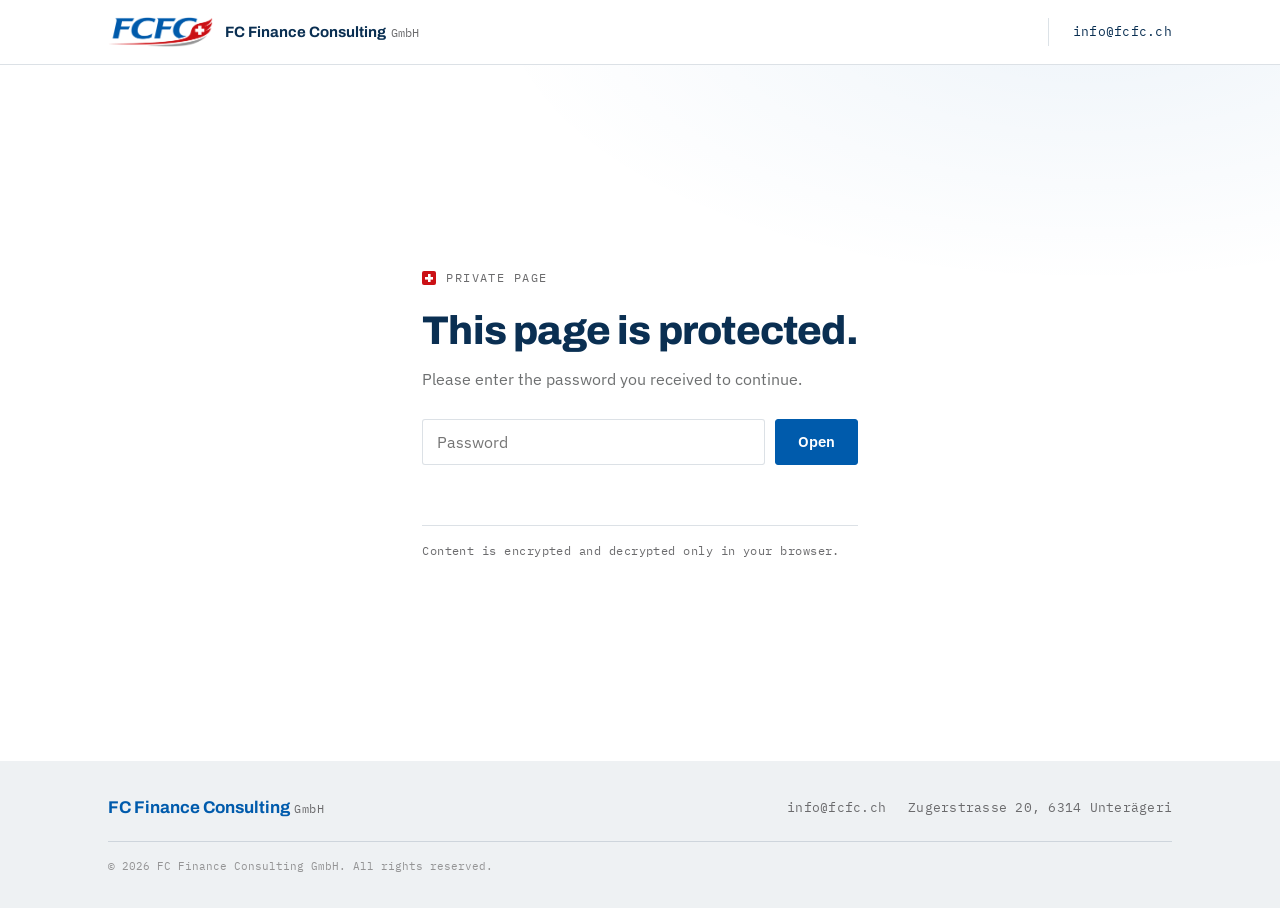
<file: sergey/index.html>
<!DOCTYPE html>
<html lang="en">
<head>
<meta charset="UTF-8">
<meta name="viewport" content="width=device-width, initial-scale=1.0">
<title>Private — FC Finance Consulting GmbH</title>
<meta name="robots" content="noindex, nofollow, noarchive, nosnippet, noimageindex">
<meta name="referrer" content="no-referrer">
<link rel="preconnect" href="https://fonts.googleapis.com">
<link rel="preconnect" href="https://fonts.gstatic.com" crossorigin>
<link href="https://fonts.googleapis.com/css2?family=Archivo:wght@600;700;800&family=IBM+Plex+Sans:wght@400;500;600&family=IBM+Plex+Mono:wght@400;500&display=swap" rel="stylesheet">
<link rel="stylesheet" href="../assets/style.css?v=20261107k">
<link rel="icon" href="../assets/favicon/favicon.ico" sizes="any">
<link rel="icon" type="image/png" sizes="32x32" href="../assets/favicon/favicon-32x32.png">
<link rel="apple-touch-icon" sizes="180x180" href="../assets/favicon/apple-touch-icon.png">
<style>
/* ---------- lock screen ---------- */
.bp-lock { min-height: calc(100vh - 64px - 140px); display: flex; align-items: center; padding: 72px 0;
  background: radial-gradient(1000px 480px at 85% -10%, rgba(0,91,172,0.07), transparent 60%), var(--paper); }
.bp-lock-card { max-width: 440px; }
.bp-lock h1 { font-family: var(--font-display); font-weight: 800; font-size: clamp(30px, 4vw, 40px); line-height: 1.1;
  letter-spacing: -0.02em; color: var(--blue-deep); margin: 0 0 14px; }
.bp-lock p { color: var(--graphite-60); margin: 0 0 28px; }
.bp-form { display: flex; gap: 10px; flex-wrap: wrap; }
.bp-form input { flex: 1 1 220px; height: 46px; padding: 0 14px; font: inherit; font-size: 16px; color: var(--graphite);
  border: 1px solid var(--hairline); border-radius: 3px; background: #fff; }
.bp-form input:focus { outline: none; border-color: var(--blue); box-shadow: 0 0 0 3px rgba(0,91,172,0.12); }
.bp-form .btn { cursor: pointer; }
.bp-err { min-height: 20px; margin-top: 12px; font-family: var(--font-mono); font-size: 12.5px; color: var(--red); }
.bp-lock-note { margin-top: 28px; padding-top: 16px; border-top: 1px solid var(--hairline);
  font-family: var(--font-mono); font-size: 11.5px; letter-spacing: .04em; color: var(--gray); }

/* ---------- profile ---------- */
.bp-hero { padding: 80px 0 0; background: radial-gradient(1200px 500px at 85% -10%, rgba(0,91,172,0.07), transparent 60%), var(--paper); }
.bp-hero-grid { display: grid; grid-template-columns: minmax(0, 1.35fr) minmax(0, 1fr); gap: 64px; align-items: center; }
.bp-name { font-family: var(--font-display); font-weight: 800; font-size: clamp(44px, 7vw, 84px); line-height: .98;
  letter-spacing: -0.03em; color: var(--blue-deep); margin: 0 0 26px; }
.bp-portrait { margin: 0; position: relative; }
.bp-portrait::before { content: ""; position: absolute; inset: 18px -18px -18px 18px; border: 1px solid var(--hairline); z-index: 0; }
.bp-portrait img { position: relative; z-index: 1; display: block; width: 100%; height: auto; aspect-ratio: 900 / 985;
  object-fit: cover; border-radius: 2px; box-shadow: 0 24px 60px -30px rgba(10,47,82,0.45); }
.bp-portrait figcaption { position: relative; z-index: 1; display: flex; justify-content: space-between; gap: 12px; margin-top: 30px;
  font-family: var(--font-mono); font-size: 11.5px; letter-spacing: .1em; text-transform: uppercase; color: var(--gray); }
.bp-portrait figcaption span:first-child { color: var(--blue-deep); }
.bp-portrait figcaption span:first-child::before { content: ""; display: inline-block; width: 18px; height: 2px; background: var(--red);
  vertical-align: middle; margin-right: 10px; }
.bp-facts { margin: 64px 0 0; padding: 30px 0 56px; border-top: 1px solid var(--hairline);
  display: grid; grid-template-columns: repeat(3, 1fr); gap: 28px; }

.bp-section { padding: 88px 0; }
.bp-dim { background: var(--paper-dim); }
.bp-deep { background: var(--blue-deep); color: #fff; }
.bp-split { display: grid; grid-template-columns: minmax(0, 1fr) minmax(0, 1.4fr); gap: 56px; }
.bp-h2 { font-family: var(--font-display); font-weight: 800; font-size: clamp(26px, 3.4vw, 38px); line-height: 1.12;
  letter-spacing: -0.015em; color: var(--blue-deep); margin: 0; max-width: 16ch; }
.bp-h2.light { color: #fff; }
.bp-prose p { font-size: 17px; line-height: 1.7; color: var(--graphite); margin: 0 0 18px; max-width: 60ch; }
.bp-prose.light p { color: rgba(255,255,255,0.82); }

.bp-shelf { list-style: none; margin: 34px 0 0; padding: 0; display: grid; grid-template-columns: repeat(3, 1fr); border-top: 1px solid var(--hairline); }
.bp-shelf li { padding: 20px 20px 0 0; display: flex; flex-direction: column; gap: 6px; }
.bp-shelf li + li { padding-left: 20px; border-left: 1px solid var(--hairline); }
.bp-shelf b { font-family: var(--font-display); font-size: 17px; color: var(--blue); }
.bp-shelf span { font-size: 14px; line-height: 1.5; color: var(--graphite-60); }

.bp-path { list-style: none; margin: 34px 0 0; padding: 0; counter-reset: p; }
.bp-path li { position: relative; display: grid; grid-template-columns: 110px 1fr; column-gap: 20px; padding: 16px 0 16px 0; border-top: 1px solid var(--hairline); }
.bp-path li:last-child { border-bottom: 1px solid var(--hairline); }
.bp-path-k { grid-row: span 2; font-family: var(--font-mono); font-size: 11.5px; letter-spacing: .12em; text-transform: uppercase; color: var(--red); padding-top: 3px; }
.bp-path b { font-family: var(--font-display); font-size: 18px; color: var(--blue-deep); }
.bp-path span:last-child { font-size: 14px; color: var(--graphite-60); }

.bp-lake { margin: 56px 0 0; color: var(--blue-deep); }
.bp-lake svg { display: block; width: 100%; height: auto; }
.bp-lake-label { font-family: var(--font-mono); font-size: 12px; letter-spacing: .14em; fill: var(--gray); }

.bp-langs { list-style: none; margin: 56px 0 0; padding: 0; display: grid; grid-template-columns: repeat(6, 1fr); border-top: 1px solid var(--hairline-dark); }
.bp-langs li { padding: 26px 16px 4px 0; display: flex; flex-direction: column; gap: 8px; min-width: 0; }
.bp-langs li + li { padding-left: 16px; border-left: 1px solid var(--hairline-dark); }
.bp-hello { font-family: var(--font-display); font-weight: 700; font-size: clamp(18px, 2vw, 24px); color: #fff; overflow-wrap: anywhere; }
.bp-lang { font-family: var(--font-mono); font-size: 11.5px; letter-spacing: .1em; text-transform: uppercase; color: rgba(255,255,255,0.55); }

.bp-closing { padding: 72px 0 88px; }
.bp-closing .wrap { display: flex; flex-wrap: wrap; justify-content: space-between; align-items: center; gap: 20px; }
.bp-closing-line { margin: 0; font-size: 18px; color: var(--graphite-60); }
.bp-closing-line b { color: var(--blue-deep); font-weight: 600; }

@media (max-width: 900px) {
  .bp-hero { padding-top: 52px; }
  .bp-hero-grid, .bp-split { grid-template-columns: 1fr; gap: 36px; }
  .bp-portrait { max-width: 440px; }
  .bp-facts { grid-template-columns: 1fr; gap: 18px; margin-top: 48px; }
  .bp-langs { grid-template-columns: repeat(3, 1fr); }
  .bp-langs li:nth-child(4) { padding-left: 0; border-left: 0; }
  .bp-section { padding: 64px 0; }
}
@media (max-width: 560px) {
  .wrap { padding: 0 16px; }
  .bp-portrait::before { inset: 12px -10px -12px 12px; }
  .bp-shelf { grid-template-columns: 1fr; }
  .bp-shelf li + li { padding-left: 0; border-left: 0; border-top: 1px solid var(--hairline); margin-top: 16px; }
  .bp-path li { grid-template-columns: 1fr; }
  .bp-path-k { grid-row: auto; margin-bottom: 4px; }
  .bp-langs { grid-template-columns: repeat(2, 1fr); }
  .bp-langs li:nth-child(odd) { padding-left: 0; border-left: 0; }
  .bp-langs li:nth-child(4) { padding-left: 16px; border-left: 1px solid var(--hairline-dark); }
  .bp-prose p { font-size: 16px; }
  .fact { display: grid; grid-template-columns: 72px 1fr; align-items: baseline; gap: 12px; }
  .fact dt { font-size: 30px; margin: 0; }
}
</style>
</head>
<body>

<nav class="topbar" aria-label="Main">
  <div class="wrap topbar-inner">
    <a class="topbar-brand" href="../" aria-label="FC Finance Consulting GmbH — home">
      <img class="topbar-logo" src="../assets/logo-mark.png" alt="FCFC" width="480" height="137">
      <span class="topbar-name">FC Finance Consulting <span>GmbH</span></span>
    </a>
    <a class="topbar-mail" href="mailto:info@fcfc.ch">info@fcfc.ch</a>
  </div>
</nav>

<main id="bp-root">
  <section class="bp-lock">
    <div class="wrap">
      <div class="bp-lock-card">
        <div class="eyebrow"><span class="eyebrow-flag" aria-hidden="true"></span>Private page</div>
        <h1>This page is protected.</h1>
        <p>Please enter the password you received to continue.</p>
        <form class="bp-form" id="bp-form" autocomplete="off">
          <input type="password" id="bp-pass" aria-label="Password" placeholder="Password" required>
          <button class="btn" type="submit">Open</button>
        </form>
        <div class="bp-err" id="bp-err" role="alert"></div>
        <div class="bp-lock-note">Content is encrypted and decrypted only in your browser.</div>
      </div>
    </div>
  </section>
</main>

<footer class="contact">
  <div class="wrap">
    <div class="contact-grid">
      <div>
        <span class="wordmark small">FC Finance Consulting</span>
        <span class="wordmark-suffix small">GmbH</span>
      </div>
      <div class="contact-links">
        <a href="mailto:info@fcfc.ch">info@fcfc.ch</a>
        <span>Zugerstrasse 20, 6314 Unterägeri</span>
      </div>
    </div>
    <div class="copyright">&copy; 2026 FC Finance Consulting GmbH. All rights reserved.</div>
  </div>
</footer>

<script>
(function () {
  var PAYLOAD = {"salt": "eEc0gQJGnaEHA7KLT/1Niw==", "iv": "stU+g0yed+rTCwg9", "iter": 310000, "data": "LfLS+L5O0SxXIoVPKJrP3T/zD/nh5tPSVALAmPrJgiARWJ1Z7fzgfh+ZXkW9ZkRhJOMV5Yccf3mlCXx7hWyr7fFHVk/WnaNS9aEwipRWEEB2rYu2/2chDfl0dzKSEmicxNThVVCJ7AeOUD2AUwcmsnwHL3gLoCHQ7M5YXMfkTNYuf+aV/LMNg564vaAwIQ4+i9gERhpbhScU8xIpiSP0iwUqmpSYOA75HfO7OqlwexYbtxrx5SjxjuLgiiS/cTAx8jh2yhLHisgd75LHCsZrI8rgm+ZSgj4NFriKDNICiv8hjhJZbO6tlDyiafS9crzN2L1S1VubSTSU7iLXgoNNdNXHgXWx4EW45c+YIhrGlERnp1nsCs4a45iUukwx+1K4m//Bv2qxLO1I/+31aTBQ/xMitl41daeHLNOhndRn31V3hFKUKcsba6uh0vQFFM1BwRkjRQP0ahmSVy7MQeuCBWP+GX2O6h58joHy5NJKKZ57KUkhHplonXdIY7C3cEvGYhnlxU5mP11ew4KW24UzJ97TIAA/gIdtO2kF4KBtsQCzRXP2FX+ZxC0aiyHrASv/LqJsrORUzFX7uAHxnjhp+bEdeO/+vF6sk4ZWfWWRFoU6KZ8itVn5Q5QCLpcri4HuwuKjaM+lo/WTmNYTf+G8OUDPt2jTSOk+MOo+HrIr6LLyzEGryyise+U1nNNvcfR/VnWKAGsHycIH1PRuOjuFO2nYvWQi+HTJJsRvQPCvbfRSxpo440bgekw1Y2NRzj8pxR27rDwAHbeI8aaBVkd9L5btrWbqOyg106zWyaJpailzRJ1PDTGyNEv1oxBjf/2JK+HKqU+SN4qFl5Vobek7yHEWiBGR3d+Fssuk1StdrosdDlHemNmOa1mBn3767DotshEa6yAiYRRa/drSh8o2iTXe/O7QWF+QdRe9oCLWOBy8uy61+vIta/Oi3S8KxeJ71KEG/CjOKabALhWb2ZAQ0tQUhbvmREbQ66LBgx6kijLKUKxzr2/Xin0/LsQt1AYaxGc+fh1rJ4w4/+CDaRo3phBIn/4Js1apQKzKUvVTDgfk5c5nDmAaIcML1SZXDsj/J84VI8/2HQVplpK7NbOtLmzrm82yAdPbGuQ7nBvzyqyifKEyfXHOVvvIdgApF0E5Pw74Zl0q7b7DDbpxy7hCb/Gt4/N994RkQVOZouiS3ib2UBFQhE2dmw7b2HjK4fxSUUXnwEO4l4ID2rJgtZq52Qt4VM5qNR0zDC9QxP8tiFP3/3Nynw7an/7Ry0QOG0HUhouQEdLyR/elnHxph3GxZimb9IrwYYkvjvv3GQtnhuOT/GkpDLypUci9Ay0IhUY3qnYoMkWV74TE1n1BwyoM2vFooumak8wr2UI6YZm8h+C/FudeCZ4KoYlcLBCOhDe0Z+heexE95udXmQuXhhO71yfkcNoIL8c9I8ES0O0k4xgRz26v5Fc+jRzMn/N58DQh+CAeroTrA11jSAU/gPgG+j+ERi9aE9ptAC0TEF9ZU5X9rv37iTAo0if2cAU2Y9RXl0ee7PrSzBiBE+d5pTMRVEA518GchlnFV6YdaEkdxvnZHQvaj927tYwrNVG0Q6banZW4fq91nfpuMjXOrbE4nOewSu3fJ/ry3Cd6nYWBOjufcPX6LaXWe9HmEU9agVA/OT6hqaQ+wyXDyxQIF+JtQl9C0J3cggxsK6o8/[base64]/RW5Vkn/t9Y6pRQBXImrHydTmBvy69ODe1TXe8/O/s/N2d+SYxpzIHMMEr4788Ek1ec8CE8qCUQI0xAJ90OX/0Hg9UlfACniI/6l4c4TB4eGyNF/BirjTcvJ1HAYE9kWpgwOktMEajVGIQukPDiENPJ+7iuW/NUNQVbnZEPeG/C58wY7Ua+Lt43MiT8QWqpraUoz1LGUGkaCtKZEpCyBKjnqdQeFzd9SZHy/2vo/NFH57Mz5ET24Sl2dDkaCYcmtgpZePKqP8ThnTdds6xfPqn4dCwEDZTlH1SCMNiIEfyKToc/c8gXJYd2MYsZxQthCp/rN2b8ACHI+wYiAC0NH4TPFEMP2DyMForwmiXi3ziAETAwfzoWJMVJ83qICqtH4/2oZkg3IrrUUS5AC+NOmYdM2/+4LdDeHYy41GkwDnQI88UgoYSh+Zg9s98NT6VNABr87wom2HJn91E/aKrfFX9j6q2NeJSLaRXmT7a4kdwTzRacf5wz99ReZOGPNtGHdKaSIPl4zrTw13Y0RVtIoiXcjoeC692dfkc7yJbVlPsZ4NCcpz1rIcti4UJBjTl38w3I8eqrzCVWVjBzh2J7z7jdqUafI+ILYwdT7CU26RcWALVEBm+IMP5yf/Kodz3xDKUXblrw5kuDYfmYnp03HD81fmqE6hFmnisbFeJ5Q4eywupRWXlAGSnNIa2ZsQggzHMcq2u9HUgaXUJCWhWepOgHzLaFBiqfbA0e9pmT9DKT1F5H1JiQTv5MkvgqZadncNAF/fpJXS2MlZznJUEjYVm56Q6ozxEEay4sr4jqgSrVVGy2Yee9sknxNhKhF1BYP2AZk+KOBDhmUQgmvBGyl5CG6iOJd1DtRldjuH2vB2QXIkQP3OJBnksOY3wsQFOXBHYFUbUR0fcco9eGjxRXhUj0zPlbShigSqqtfuloxsa0KBReNatuaZ/zeDjFmxYdtXPHl9CVXZeGW0+F80wkwO6glxXywLFZZxn4DxMFqKCdt9iuT0qUXHrHGo/s53Y33XW3s53eocPV+BP/W860r1aKiElyPHaCF/c3Og98B/eh3MhPsrC+NjyvllneAl47flvQlqfP2lV8HUYoAfsG+02z/mQpSOrxdLvHgmwZfHPMDBN+Jh+4SuVayW0B2Pb/ZmzfYwXDUfwH4tiXi3/UbQHwXij7P4F9k8Y2C9juZBanXqNMDMeByy7lo0Ds7p2T8A8bEbRo91O1IB25bWBprRN6V3DdL18zyFQ3uqgoOG9Jnc4gf/lfjOaVXldnoVyCapmj4p55KEgQOhR9dsaObcSr8MtyCT+9XUKUPGTuteZntWT2vnj61slw8eWc1qKbbcig/RyA1jQK/iAX1s4Obk/orYNq3yt65NbANr3XWYydB3asJibM7WToaFH48f2PEnbNosomSYJ8izB8zuPsjH1aMWG1FY38FinBV/n2047narnKAXH+AvitU8dZ5zzJe/TxY9D9Jit6WyjFJ4pgd2020QPJKHCQVCjidpbyLbt83ii06ouwfrBU69/1xmHy5qtvKL9t4iTJjZwAiZZaGQloMGE6SpIQLA0cPDGrk9/6bXhO9tPX3yfilDOztG6RmKe/Qq3GTQE2omeRcnVc8YyhIqfVEU9J5bJQwhOABJR2pcTrKJtEppvGxYCF/goHuUVxatkut1ByE0ns3b7BJMMzm/exjMzxwiGXtq6AK3E7f443AwjhzbHOMNVZ+yG0NsxiD6Edb5tDqFZIVT3cAhG9H4RFkx94gH4e8UGhC+8dv9gZ3z2oGwqpmX18DUgO/4P1ZZdIR0SxRoxwF6IKo19zN0aunEhbOODT5NuxMWtL0DzefXVFcmWsWOWklOl4y4ZkiqU0CKVEkRgw4UqS+XSrF9Cf+w44bt4A58+saLYAotjdPT0a/4re3R/V4W2688FyGop0sQKj/0YDoRmi5rYT5ugKCs8mgvFsmxEVOxRjA63cWRlIjHHV06zMr7jtAZk/FObG1KDs+aGNahZOiOTckkwhRQn88ZzkoP1+5ZAg9pFvWWHg0cfbTysOlMVoUeSDcV6WZ1x5vQ1OOV/TXSBhuMiXR2WpXY7/RkMae6MATMYDzp8yeHoJFX3OldPZpbfmSWxqwq4zqA9LvSEdFc8tgHg80fckjP5+UUe9SLQOq4TOjgLWZQOJY40JWNum0LcXCgwNxXKBK/+zuSHzJ7VSfCMs3j23pTNJpAUouYnuaSx9XlNupmpRimlBPB7S6TyVYbzC6iGanlJ7qcTKWn6B518Pi2yTacAliow7ocYVXDeGapgBFfipJhqU5pqGJJTNsHeTZf8YZlWyW3UE3EjrSK3ZwUhIhfByM584jHoxL8mU4funqZbnkUU8khtuTsAwl6VPhGwyTE6s+sAZ6/gnQzcD8DsKaloDvorgPELGBooYOV4IqrztsrZQHuMMmvA7XzJ2dMu8NSvLWn2lzh1TgSPzYhv266MzfFWfH6wAoSBjWhqAJuOl/zA8/gbFS9KU0uwItH/7oY23sPNVeJs5WzxfWr7cFBzHyEnxOFpSi5OLPCSOihxfJ3ro/JjlWdRaGTjVd1h01fi3Q6X8G/3IeGa3sv5lI3NH71k5pPaHKc1Tu03pjpTz/WiRdwkI/h/WmpjtKVkaKdqBkWTo+0j4+oBYsnbNIFYphwQCTqkDFNrgignrmOtFcskCYCph3/QsYcnYjxeNtCzXwUPOtJnoFTLh4HXdYY/bgpSzIZVgUm0ze4isVpdh1pri2tb3TL8atE6iOXxBTRnu5GsBUA14T36V9fcbkx2MlZZyvpcoF436EO8s3yc01de6I8xsIyp+UcNAfIf0Y/f8wzHpweqJhcg/sdZIXtfYZ//BiSEO3Zzfc+rstlkxasbdeppDaQpo6Jp6RVH6mecED2kK6qZw043++qAXXX827IkaJo5RkNwN5byHrVHQxNu/wqRsP4m5LuJajDCr5tA/N05RUZDbNi/[base64]/KIkmAli2ibkozTgw6k7h7/R+hkCzzwDZTRi3XyOiFbBrQW4+KP7/dPvajXZpTyRBXPJkiKtPL2Ive5fEmN61n0Dqf6AjFhOulM66xGk+DreG5BHxKKyR0OXR5qne3t7ZQMw0ynPbZ7ZzKrz53fWxljgCWd6129HZtwdyQ4lYjCBi9AYPhAEYZX6UeWJEE9br96kcol5UPBsYX8tlVpXOIU1MEBZZ+ko3dbYuaR/PJVamNnKVuR0ga+pXYuQnm9QqtEWhcQzYopSA2ohoGkVRO8LzWrppp6p5wCgjYMIEpkfqXl04jnZUKGmVkQJpTpGuNAjZ1MwZwWSQpBIbvUI8Grv1jPLulSKA2+JXeYfebhsJyPOhPmwvQpytNH3408xf31+Xjysr+gBQFJdg4/4tlqRuRYLip8BttNyAWAUf9kDv4hFF4oNelPXkBYoT2p8tM3rIvzO/[base64]/[base64]/3U6BFuyDR5f8YGe/VgwnsLQEysZGwiiJFszrK1mnekQNv+4cSejALWzuVqoqVYbxcUdnfMJuFj8u/GrmNmh4+xXrpd0JnYyEv45KuGCPVEtkz+FmAXDfjfAmSfwpN37epSiWz77+xhSTTkdV/NB/pL2MgtYleua2yup35evlr9OaWFL7Lgz13sU9dSVELFVVzLo9n8HvJFfU2y5i8FMcfVI+oYtIpC0rwii4qJ7Z1Xm0BwCNVq0nROJGHhztwV9Abj9py+hrtrFOp2xEyVAELxeoZRO6MLc1A0KhZWkiKJBt/vTlLRlnRPSinTsFARjVTk4bzRv4PKOzc30ZfN0ySGsnCaF7N85iYWl4TEl0/lHhjer8RYrUJrVJle2Bed9U8xsKldI814P4B46RC3aw6XfagEmGWvwWiGFTKmab1mS9ppcgrkoTR2U1B+s05r+/vUwlKfvlwjxiT6GGbF7zbMLz5vWj4takIfd+IE9iRndKfVZ+Jx84OTRwtjocsmLnIejq1vMGynxIFkJbkQncLz7hNDGcVNgkUspSkRL/[base64]/5YPw8loMvJnTmeNBT/UMMdatDOlyezLVokBtU+a6yG7b6bF7hhIw8FPg4QPF0OhfSw/XVWZrMcmBE6va4DRyQaQfYPk/pqYDpz+EzUu7Dy5qCaI+de/s4OTRC3N71hI048h4qy2IWnsow3NnWddCSEbC35zOqN1pUyQv4zU/TDWFxjFIMqnjxObZHyeEQaOcTcYwOBbt/KVJyLqLw1eiJ00TIPzNYeSiSXUVG0rMmYo0alO73MaNH8n2C3BzUGX3dcyQJJgtQ0b3DWIsvqKGX5q344cDb6/mD5RAuBLf1ohmLxTRAC+N81lstC4stL7h+JKV0/dpdaslR27cNINr5hQlOzcHkxezfwF4cflLA+rgvLigW5cqCab9WYUq7sJNTztfRAOFavh/yKha7nd+BvF/5JPqwtfWAtJgpZlg+iVCoagnP0Nk9jNYD0iyxs664l9jTBSVDTbAdBkVbBzJSTvKyWjFEWrNvikw9dA3vqBnMMfan5bPGfQ8QFLqJgLB8Az6KMVnjNHy4bc3quqVWEhD/GcpAluH3w6k8xx54W+1d3GhChfkn+c3tZebPLk/upziyxqfgDqZYsoFgjZOpFSLZdE7T1o0IgJZN0I8isXlCUWnp9Kk5uXxw6zv/SMqdEE3Kf6kL1A/zHebuTojUiLDBvi5haQp+h17Mxt+alaaLSL8/J205DoCMtvASPOSY/PhcXqoICrJAngIXQFgLN1mBUNtJtZyiDnYxtLm8Ns2TRKyHn/F/PbZB5rTLedTheF21f9bCADbjazcHGQ3WRjtBoC3iaoLYSZdjvITveiwNuKStvDwWovVu/PhNGv0WiPf2gtxL6A/Jg7HyIQ8FSKiQRjxPXECB5Xk6YtvchpcFJkeo2ouEPSzzV1RTB33CmSAmXvtTkz44w+mV4ccyxnCob9cfrEiSV2xMJQ0BZAKHf6QXioS6UBcM/2eOpvyUxly/[base64]/T2fIO1UP3+8pcLDt0w/1uCf9ogyH8MXNefpLfdUb3+MyL46UbhsqYC6jLGCpyxqqjPQAvqiC/wI0NqjGZw8D9vKA/VGtaFxiws8pFejMxgj6O0aZPI+GlE8j3ET2ATizyUaYnzMexcBUXv+R+iExlicUgnjIetkrPiN3f4s2b86wVo4Rymtg++Kr3JE9vUff5Lfg2GMqV4L1O0rlwfsiv3Lkr2nFTNU43gaoB3stP6a+pHfedyFi+zgdu9RmTpELN6XzA08d25BSXqAcjyM2Q/SE+Y+f4x0GY0FTtYFoM4JCzC9st6Su64B4L7fdCTnJ2sOcKZJ7fF0HzJUftA8gL0ZHq1Ioxi1WIhvL3ys77agugwDuA54ga/pzvBzZiLD1cpUDgtApCQrMH9T8WNOUap5VxYLCAZR3nSHDgEpJ+mUtO6DBGsAeQouffTxlgQwXjx7qD1UD3mHSwPX0Iq7rRRbJLq+pZu5cba6pTGqNqIo1SUdoJf3puTcKyp9qHyJYXrCUDeuN/rJnsjF3iDwB4D95KYMCoeoN23Ozh0iEalBjtZ+X6CnLnjdcIO4PsLCaen9bAhlbNl3h33WmhTEuzXgPWGrZcGrFv0NQxaE+FfzjIUBtVBPtseILcUEdiNG1QTo95UzfGL4TlFwKARxC2mC73omyXckR7IIgt1wNCaiO7QJ3fGLJuSb0KkUeRqVz/gqYXEVB5MUsC3ujtnX76GkTGNt6mHCcAHRNBhdhbUL3S5eQa+m72jApnbyFijT+L/STkKEAPIim6GwWedfSRidEAXCDpaGT2l30TtCzl9cxbCExqSiU97p3Cu6b1GfAfUkdThr5L0AgK4n91vZ148hI2O5Gsy/muGpnme6tM2dpPHTUGA7fN4pByHc5e6mA2prlgXOBUMwnUXN+t+1s8xElgZdS1y/1qWduTglpcNgHUR7vDLHZFFmz6ewS60nSe3HrBpfGa21o5L0NVEZPo4fZOmEREUJyJar6T0nMsjO4QvXUWtsQqoG1fFABF66BNj2m2lZ+z2ujjzOG5Hp8/uawwTXV3IuEEiomiCA3VqtbFLN6WB/fd5qdv1Us5zcfNkQSWXl0pe2+87CcOfBiAIDD+UEwfHD49OE3zgo40htlAsvlf0Suo+YPsem0M+V9kghvyQrM+pEdfFVLD9vRvFlgB83jxv2va+4YDU0wxfciQ0mMEN2Sc+wIPB3t4HsenCGEwvcvUIyRh7nvDtTpWQtsu6jkcLSC1ksNc5Ee/Wkl4/[base64]/miD6k5V8fMiuxhF8qrvcUGRUIy2wExrE9SE0xca0vEG74SJFkE5pzYL/J0irjL49uTbUXSszqsnkjvxKyazmPFkdW8+u4hf96nUw6qWF1fnwRw0Yeplw6qHfoXKFbMaEJ4NKYBSdEXyHrhuqcvQHcuDGXoveZBIEQhfJzX0kDEmzdZgyk0ZE2IPlgGOAWcsOgx6cr/cmfFZfSjJRq7iXM9QvWfw5ozU9R6TQ1K0tK2ixynNB9Tz2Psk7J9BeWL0N10CibQFv/K6dNU3JP+KDd9MMu1jfoID6Pb65gmFEwLkn2oHx3k4b4mg9vUGJFOL6s3Xeq37y3np2gM8tuNAbGx92fncEHiJd9afQhYmKzIg9ZYCgrKd3kcFwafjXFiMs2BWZivwebRTsQ6Kck3aLYL2jjCeozko1Lw/4c+yjLp4d0SerdGVswX5fJJfUWnsVknbO7574QuPGX1vgP4Mh1ONgK5v0R4wpoOs9RWdjs4yrzP/dwvsgHLX9+j533f0XU1v6SlryVXmw7afaQRZpH3QantQK2NCPqBGYnx3tROzN/II+fFQUf8mZ2EzgBZPY5CUfmG7Dl8HmWfc/fbHu9p8tkrQcRy27NjrN1FsqplCvzeoYo0Ke3m34aX0Pl6F/F8w1MdF+MIjoUwhfcp4Ky0oSd/lmv+47q1pGyY3pU4lE6ONBI4ShcoU5pM+kuZmQJNma1dqsQRaahA0/ttyStQP/i8hk26v14mo63e6XIZPE226eIIZdOlgdBWeYLMScimxlFpria2OlRTP3gqa+cZCAUM++IFTHwHwkbVZe+guMYXYK/3+txzg+2NEt0sdoXNZWYj8qgnMKYTRkG3s2JORVoL87dVjQx57wryLJwRnTFgwuKD1pQ4IL8LS0w9q3dUK1vHd7g86cO4ni7/WX5oPwDNogP9DXfdQ6OfJtFWTnmdgnyznJe4y6UM/3p2WQw7bfl3CefOq8Nn9TIfiOp8JInRHGWRG8hSH/AItBJUK8pEKmUD+yHAsUpWy2osBpmMT+jVzZGxLhirt0GISOSVTcd8zqCL6s1UtTBNeGWx9RzIzeIfXxwZf9RY1C60wW/K3ORqgohtFxNfaVivTzMvZvdk2QQWVoxHN3Q/5Q4WL0EuOvB+o8P+siaILMbdDkrfg+mjxhefxHP/jBOk/0ljO1o1luvKXwQ4t0B+IPUHBKcaPHxMaEVntQRmPAPh2swFdiuEhMvqK0BzERXDc4t8VtM+LAi8zSEuqgJHXzZwPuJH1opSk9/e3MxlGBMDtWHv7U057/o/Ac7oz4wuFEAV6l83PgHGMUVG6LjeELIyWFWRVU4ShspYdO31PnSzHoSc25T7FIkgt/+rs2VZ+dhMKmiPNT87h8LBhZqFSHAPYrAZkHDQm9wi5qACQYoQ/ldmBI/NQb/8i7TdCUs7YVIMwXpvdr10WTTHkaBWh5JiZPo6fB2RA6BPtKw/+Bxc1E88/JA6rkqYziQyx33Dkddu7Mrk8wNW0TH6QYAZDUaBvo4D1Szvn2m/DxnT/0QrdkNeeV0ALtaegaATDMbEbfBo/wvgBk4YlySYdIiwG0kKB6om/[base64]/DVjC3k0IrtXUZCdny5oqHe5Fht1pHxp84JlsWVDOuKP0e8ICSLuv39gFZjm6UUOykPBl+5NSi4Xgb89RTph2vs3QQBwB6l/kv4EKJ/UerDvUNOhkMEfyev2ggarSzUqYacpQtslHuOgasEV27PKEZllq5CbNNFKFMmlXpFBd7hy45NMwAVJR4d0PSYFLvYDsuN8R047KUiOjr1R3wenrhlinzwbfFDKJDpMU6ovRLHOvXDmnRaOLrHz/WO42fVR1fzcxveApwaQiPBbNA3RCZKqBc1afkQC+jahXqxA7/a6Yd2xCdavpv7PvbEfW6KR693uSk14a4ZprIyKsN5rb8zHzgGBGzDlI8nl2hUXFQa5k2SspO8w4P8/3KasTlaDHYr4GNN0m/BymHesrPsOldANXrHyCZKnTlBy5LgZYuJ0Ldp0M/ccM6KHBd6yeYn5W59RYFwIH7aW+qq+Ih6Lv0iQqsyOVMCychVJHQOKzYU9XEzTYtom8y1pm7b07yA93h3xxNkLZkh60ChRcWWOdgfLT/kIw4eNg5/7T7zZxHdiRx1EXv3577OADhAPumjhOC17OOvQ5ZKLRK2guLlSAWRHUgGfa5zuqNnYd9mIBRPue11u5mbI4G0CMqbl4qKtmv8Jut9q+9DYoFS+w2mSr6FzEndXyOB52WTh/pG+ieixy6CKgGvRxtAJxOF3i8FYFMffeEXRhLdP98BzRtuRIGCdLGM59uToKn7zNNs+dvVYDFuB/e3FTUKs6VqNCJn2BzGEIO4S7KYEH61SrZcpZWlHMz/9q2The0Pe5mlkWZfFKq99GvcOa0OjrcYGDc1QYwYWw6YwiVYSdmwFV+vsBQf+siz9VAW6BLiYPrzjYK+yrTAZE2C/oQqT66iIvq/[base64]/LM2pUtBrYHHhWTCrP9jII/U6x7bY4fifomLWxVy8qwyvuSePap9ZOk4hWoAgc5W4BiY5bVV3+Piyp3xWwPQqmOEbvqSbxT0F3xm+enXvlWLpzO4FXYQNvCNr23da4YqI6AfuKYcdD/YsJ3hzyELp7lzCOQebfseaz2NPFPGdrBNXuwaY3m9haIelkFj8G1A+24ksJpAgdFd+hc+OspLbpJgaR6ge/PvRV8W2cSzAK7aEYGzEZNyI83UjeF5ptq/dJJlkM5mkvhI4iAelH0s069V2nEo/Q+5Hg/XnWxBpxFDAi/UVcYHUHsPuUtlt4MuQIEi2bwQ1/MiD7kjjB7INFN1mTCDmHIO8ykHBTWDlSYjERKR2JittYppM0sNNtvdzUb2SEh/83iOcB9D1+eOgzMp6/O+eRU9gr9frnRlo0otdHyXLU2F23UQQMaP8T5KjLKnOo+b7+LLP55KrEJUUx1xuZOynfpiI2BhmmqOZ/EG2MZlKYB4dfYMKJDQzUXYM9KXMwa94FB3xfW+HyRRT5d5xVzA/nLQ9v+ltrDBztEbPTwc7S9HnoMyWJtNc1CejDnll7Uzw8t7vwgitRNHutbkmw+GioDSst6mZ5RafZxnPtDqhuzthB4gkoBeFsZVB7yMYfONoROnn0psIxq3WhfEfY3zUtacdlRvshKdIyTMBbUezPHacWTG9KH4qVyQHB7FnWXjxlu+sXSWVs2NjFErY/yOmr+bk1uDybH2tKpSNLThLTm/u2kTlwysV36ujnSwKlnNzq6lJRV6VsPsj7RQ3Kxw0MtEZkOBVrI8Xi4VzoWX4Obqa+LfKW41/4AFHQUMooEcZo569vctuW9ElsoL/Ic7Pndzeomt6FI0JLpPJuKquGnTzax2FYeJi2mO03IH614UaCIJ5zI8NYEC1mQg7JCGhLbDzdqq29DzHk0i07Rns+LZ98qlkQpS/YYHyfnNNzOdmeEuSAB7ZJe+9b/WnQmn4OZ9Kyz3zIF8SQ9uiTXr0k2dWk+SOq5vWmHDD8X3znuN3C10FqneM8s7y4EU3SK51r0B1i94ns6jC/ySz/Nen41evW833VOkntKBDhXmcTUviTWPZ4CWZrslAZPyPMufFx5QU2RsK3PWT8P/x6oCDlDiLeS3n5fmaPqmK/N6GzszpQKyUmCiLLEypIGOZd3BY8GlWmambXUbxYLaCXhGxXuQcVryNEUpgftsUSJSlXcq6ox6Vk3HAUlO+M2mwgdPYdG5sJB3Q1Ym8kThQZpktJprdnEaJYWAxBlY9ig5MkrfNZTANKs55F7KxkzdnlGlQBsk9U6Agjg9Gd0qJmKgAR9AcblL/zhhbHjnf5MTGUMaTd2rqaQq7cCIQ/Zh+idvb5lobC7xeSqT5BmbSWhXWdk2hGedk/QxTT2Bgxb/a/0hLHziYJ5ES/RVtugoOJppu66hDgEZTIO79n9qGu7Yu8etpqPdHq499mmtyKRfmC3zoFsQFxjor+39CzzYTYwLva1U2pmvm1W/gyp82laP8hKR/[base64]/S6FW0a2hqDnMO6IFDqQB5b/Au+OczCU/QBHB9GlKrPjv0dEAxF9fO9h2PZO01LYb4UVgp7QLPkgqcWnxzTi3cKByQlooKpAZPYWERP2wXR6aAMNAdS/+1kfmouKQ8ZyAK4h5DFaNVB507b6T5R3mN4RG2+u5RhtPb6ilnYTpP+f1RAVLVWQLDF6bTGMuSdANN4sUC7CRCmkfqh3aIIjnAvAQyJKZC+xRJ0aORUGpU9hpH85p/ByZXCfzsgPDj6eemNz4Z+kx8SKb+/[base64]/gS0UXzwC5iKGv/ZjtDU9ONVo960r/3Mw7X4NRCeyAUQFb8PRs0sOZWJHhkDP+LOX+N2WrphnABxtfnNmiHWtRzEr7WDBqvpW1c9DLzAAA2GIUule1rMDga3eKPuOlldeMtqA7bDRQ7bB3pgDWzN214d90LHn96746lzn8xMF2iKKmb1qlTTIcF7Vn2IOZHnM3ED0PzNk1xs/Q6M3QIHK/w0MLDK/Od7qKoR+xxXkhOKpZJQGIYiEypJpdlKzRGD49eXzMYonednuMDFECV4Lw6HbDHVxGMc5tjyRDmFbDDZcfJKWjFTwo/14uWcXVUViRlvzRfFaNgbrheLmWcSSAXNPttDPMQ3XcRJ3Erc5FZ7ewo7QqEa1WNjTLn4B1FlBoH9bsWKXX2373lpbEn3sZdOvGgy2wO+kYCpv7u30AMrHODqeq/RA8C36QYZ+AkwGFdrzPzcL1y7HdwHAn5ROFcJQmwHFd7gAW2Gh+n8hhu7lAx4iX/n9QNvJXdpDOv5X18eFU8eJiRJQZSlQYLN6K5sb86odyQYB7SS+Gk6oYsI7zy9UaOOUjH0Kt0O+ksSDYh0ibem2FxQ017LBzOTq4LYLSxOYHooZhLS9FVC32yDW+9rj43htapCYdlqh/I6DbWnAoxaK5sgGISwBmaVOy6UPyCH7sAMd8BvrwslUZmJbVh/bbhzoWjQbItg1pg1cmkpaj5eMTH4l4kOMRPmSalIIbp86YPRtbiE30uDTGDB5Nx/g/Oq9qZdGmw6OuVcMMQOH4jnT/DmZeVsg79Z+fJDm51KJK8y3RaD9SMo9HqNZumoajg4LMxA2Ax/wkE7Ju55dV1NugBaYpKRc+SRWrcr8WXOMjZdJVrA0ay9UCg1cxgSB8RFGK6H277UyK9QkC6cAqtuW8nzuxja0ZfPmfAd3ouQjZiTRX2/V6ncVHdiyOY90ruOF1QRCqfPAVFLaYu/aeGNChB9ATnpoDlPSFdtpp1wD5/mFGrQsqzSMze28nqpW8b6FT8w/FlJSPSnuW3gT7bIKm6nhqWzIkRdc6xcNQ+YZ4BZBcbqJnF3E5fHxXywOXyNjSgLxUmc9LjNmqvjjEzIil5Ape73RwTP6dwCR/UoEQUVv77RPyM2PFHbvTWI96ITUjxGAgvyG/Kc3zq3gRqOdo+ByUnBR/C3IBBmHZoKmBNueV6MqDpMfxOUHtLPsVBzGnAKiyCVIW5HL/KfETEEX/5fvSzqsdcZqPrbkMizJXwLKL9C7YzK9djVuG0rhaRgFRbd1B/6TZsc7kDize+5CfPdivjZLfO9Lm9cP0s514PuDsVVm4q7qbBP08ffvfirzLd7ylCcJFjHm37W2JA5E93JMWSHVmKKVrxlX1tOI0SXUeBVcK+slNuA/jhc7MDLB3skPOIB/oM5/mVNGI1uVktK4o8d2UJzjLbi/KBERvdvEshMNY+zerelYSdaf76vxpDATpHLEur9vr9qhU0C/5CESrI4cTA+tGYfHTHTxJCNh1hE//AWNRFteCaMeXDX4MwzNUydu7i8aGvSsuXKE046aHwr/N9KaNPpZEgVDvkQ+VsdGwaM/Lu71lsgwSsSnEWzk5WOoaoX31estvcAN5GxDYIYLqpQ9IhyEw/bXwpLvkGPgXrZqIiwPtPrGWM9ugpupqEWnQBjVcKVNQ1VXvdCO0Ka2yoPsYJmxA1h3UkKDgxMLfqt8T4ddtHwF/NDpyyOdYjIO3ZLDsghNGNGMs289u6vg2i2a+MK7ThSHXgCC57Xn0aWIoXAn/HCq+OqEL5vOoavMF09UBSw53xzstiDEZQOcAVUpsErCgWIiEakBE3C4CrmlwJ1bTrGF3SEeYtp88D602HDq6tOObAUvFeJyAEKYEGuSFVH23g/Vpi47mRCiPvv7aL1GMps/5ntXxw4mlrn0R1aJllynivFiPOhQw2cY6PWZOeRcAPHJa13KXoseZbJ5rTQyk17Sk56hPU8165uvaz7i0w/EdrPFlSGVjWsMj8TifR9cLkR8I7qVaTECupqgd9VHSbS3S0c0aY3iru9oguDdthhgbletz6VMZxP542ISkkVm4OtYif4m2vGzhw/q206wggfaAmNbCD+6niji9WYovw61WZZIu4F7oQ6P45NTVYK9rHQSQQWYGPzKU2Jget7s+5XKS8qYXewu2kwCptiGGv6Tid/eymiNyBwM4xSI8SnXKsGWC9FxZILJgmUpza+eX37fKG4oYUu9SJtgtQmWfDQklubbCvNxkKGTzN23RnqTB9yHeCrD47/0XeX/wrOIGdt8Pmlh6p1ks+/K/kfYepcu4l5xZDBLAd75qCeRuED2PwGcbKWeBp5HmdLqbqL42arpflEFhQ9EhxYqemYH55C9n56RdXV51VZmr6RdEiXIYVk1FTWYA8G9M3/yglhaIW2DHsReVOc6DtPV0GcJlcil/Z3wH6oeWg5M0fMicAmOki49alJkG/m9J4U+bjB49ewdPqotEKvbs0QWWmbe+lC85J5WRGO9dDsavkzqnYpRIT/1R57BnLLEe/QaSpNwNnVeDovSkcFtVPcWlAsct5LjuS3b1elTE+sQQS3w20UvogwFcWYWU70sXEBjFcaKYaV2k+J1a/C9Ok4mtsaik83+D9L1luH0aKt1H29NY8u2RU5FdrjbCrsfZmk/abcb5GL/ae4cXbZtmfYCSPsU7FYRH7M8BVjvipRw8Nv+0LsYrNsoX4U2F4qXH1V2T8xQgweKv2A6iHKpytZwac448V6u/Xd5BIS+9achEbjdKrKhggLYCcZNGlmKhi6o4PD86IRyped9y0lL/en3pGmppXr+viTqlrV/PDhBigXIaSy7iCO9BvFu1tjeX21WOPAxPiYZ4XyGZqMnY6914ZnoQKuMjmUVmKy4OknGT+UExJstlp4hstRloZcgIVo3tCAIkglISPUH6dXg6KoSmK3h+uhguR6ppAE2BkFul0lXgNvFHnBz+kNUuPQFsB/app5+CDzxU1y3uCbtEXADmECXSfAG9FkFoivHEixOMjJN4kvWZwbZ6sVNGVlBGDO8vgVaT8e/FzCfdrchNLMHMca5JSGcgi6u0N3m39ehTX38qn3fWdHU7UL/thydc3UlJEciveJftOV3Ag276gty/4VS4H44KizOAnhpeofwv0cu9SwoPakOhIWlosK1LVt9gkvU/F7oenlBwqoXHmLs9Lw6Q9ul/U00HXN1jkRbtbwnZvOfD10h13yBoWxRe7NVI4j+n6dgGwrHimqW41CJ1w03PKAemYDx0UbcqBwL1EinUZM5HpsHmJDDrv0Rm0z1xj1x9cfN+fiIQYrMRle97KrxWuz9TznkGfd/SW67tJ9t7yu/569EIoawg9ZKHuWXjTsoZ0oJZTCxLbugXV4tgkE4n14pxPsRzIbYWHsfObZg4Nc+V/UPzvs+Q7VP5WLcK1RUaliUppBwC6/E7xLXL0c1sLQWs0I24GEPK77MqPeRuU4frClV4QAXIAMBdSZH05vCraPWZsIOU/qeYkNKsUL8XJKuTcsk8CQCp9QYIe9yMCR1i37hvgqSx4pnc/Rw1mAl2qe0Ut3NTQX/fcRr+8vrrpZBknovbDrbjukdJjf5IbFEzrf2B9L8T6icjSh70omFhgKx5pq3DvkaACw/EEjRCwaxqOp5eLfVRtPCY9TevR7y0YyJapoz1ykrSb6fVMp81oy4+mF9Opdg1t7Tm5PEGce2NsrXxiQE1zpLM4+EYCPsLdTrdkoJSW/Rg/Tz+HRm0Lm5qS7XiVr2vOOjk3+LbsUzcE2AlAvLekTpJK6KI3zoyz3LMOG9lR9ulrnWkTUf41AhmFzBe/y3op+/+Thbk0IQ6xnQIbL3RZ9VO4fN3A6diHc5BMub3Wa/Da/1ydOYW2dtU2AUjLcw/QPv/mmgaJRlsXCH2TkbHT0cV+0MIFHqLH2AGOOr98uJW63kLt7fKjQ1W3goTNAZMNcd0vJdWy7l5o3eyLxLNDEHd1yqPKJbVKaAE7m6K1P+WNwrBqv6ZZHBryYD5X0ttJtpHm8IpNh1SQ6RDEI5lypglbsdtebcDzM0n3GMIXbI3ViP3zavLyPuugj8XJLxM/PCzso64ykDMRo1DWiO3wlWZWc1HEbOZFdmsu7Pc7mZ/dK58tQ9Olsxe3pgem9xeS/18ANMC6ME+K5M9Zo1ASYamuxKs1P+++sdhYYH+7GJxvDNFjpCa0xhKQZoh+MuDlk3uZwtcAC/aJ2W7V0Bmf+/huTIstqGgLR+KQ1i3ehgafum0IBJN1FAhRgJCUdXtk6DBYFWqz0Cd6iMfPv44Xl2FLM1lyNlAmwmyxdqc79/VRBhIuPXrqFHJE+iJ973NEBMAV0J/WzrQikG8zPG8lDZCNJcfw+isjSrZlFGVdS4NJkGLgfhnYypWrtfi4xgtdxcD/ms+55Mdci5gw3wY75Bjno9OVV49GSOUO2tn3mmy4qUXls2ZTd9cxDhY4uvm5M5g/PVzRPI3HzUSYAPIrtyZ0V3IBnmYz+cYX59kKaXsAW6xhgJ9m7AQhSWm/Lbfo5vp3kxm8xGbwu0+5LqtpHE+XbR4E/0qP/e8llU4TgN9p9H1xcI/dyhs0ERjSqQGU6GWH3Dk4bcLTvHfl0eqby30kttbQs73SI5amjl+8Gk8flad+CaA8DsuBiSaqaJ2dUGMmvRH2mb4WMXbFAEMU1rg368bUVtvzyfjKi/HUARPqAGgxfh5h8ewdKY1DFMh4h5k2AtjDAX6vYJM9yxLCiIfrD+4DvkzndG6IRdhrWpReI2xdbWGtBJ+bWksRWVZ7m/rDg0xaoo6JqL+NZDFpLmhVOipOfvmXtDe3PzWWXvgG7xbmGNIFVuOl9KkUHfXZjcKnlEZXv1XZfAkgSE8a/sZT7/TR16p3elYUgsnU5cubvMJNTUnFfQNrzY/z/d8kscwsb0Q56ogKo2M3lUwelVnK/[base64]/bNXrJvEP5zAOaHzhLFckXeFeVt9//[base64]/XbE8HiG/zi60eUx9ub1gqHJz6JPC+UihaAyNdjSi12Tq+cM8/ElvADUOhhMjcnokVZmYYMjZbVHFOtl3ebHKknvDMjOxKEIPOZ0Gcpe0c/tttdV9xIaAZ6Gzij4DrfTlVll7SOekSxcBBdvPO4RjWLAT3oThueeo2nsRteybfs4iIc3BPVAotXxtNfQ8sak3Ej68bLzDp+9uuQUXi8xdUuWbBdKf6sZNcF2/EUBCjc96K5B314ANxiZqnsFx4x7hgkn/Oa99DvsCTrzZA7a3nebQGU6gtDclXSwyRZ/E1VsU3sQBYAbg64E604mc5zxm9ZUNtVY6aGF1bp8xAuSWcrFsWS9G3B9U1yjZABnrZj5F3lluZG2w2zs0NmxmcA/4E+xk9GsCJFnhsEzDRVe6dmNTnRtfj6Fu75mwe3pO/kr/DtjhwGLjn1vNd+dOx3Fk53agVwDdKbccm6Jj2mkzYaq26aQg9qAXNNSXiJ98Gs/y8D9PrysCglDBh3OsLdri5BCPwBcDlgrcZYmLoHxWJRgICCn64eQldlNJayxSRQDBz5ElJexLo5Al1HFzh8zrauUaFi7GrszIIF5PSeHNawNPPAqMDSfB/NsVLyWXJLqznoMfUacv45RtW/voCLU0DFGk9Dh4KKHnJMhG78RQz/IoyOIcs1p0J75Mg62yUh3S82VvoRZlmjpqPFNG4/c/Pgqize2u870Knqp8Zxs77LCNT5qMJKrMYzhRxOBFteDLEVqApffu8/BxI8a6Bq0pU+khTIFBXqm3f3BgbM0WeWe6NzvYgv7jCMV76xsmXQYIOLCiVx9NWJPmsX25jABeGYZGmzOChCkOaUly5++4/5Zz4HkuypeucrxoIKZKcThCQHxtaIE5533xrOZq3am8KWHfrDwtDX75xvG7czmUDv8FGVaH40jU8e5yw5RhI7RpDGT3eP9uCjlb/6yecwY9Ympp8tHO96K4yC2eADVKGMBxa0QCR4RdcrFwi23pPTIxOz7gKmgXa2DV/LoBfrVrfy2lzK9LX91DQbzrmFMpOXuZANA6smaHGofYm3sRLaiSqBpsFqdToq1cny+uh+8x2VkBUkNWjo8xdJJx5oqpPuUlJoPHACdcr+nToPPy3bcDAxyzYWqYhtCygw0f+9FydmN/7Q6DnjvyRpI1prdqtvwIWiPvJdhx77NTftg0djDfi5m1gikIpDXbVV0LPpMq9BvYtGDQ0lHGnmUQTci6vHOEcNVivYu+fnXr7P0yDIMinzC4wny3X1di5KVld7l/gz7RUapSQ+stZMelPJswFc3rdoJH2fjRofRt3zavXTCxloqrPEy2DABb8YOsPoLEIIisZiVsq/zoq9BW7T9KCsIJITPIZkJDbJ0z2nMXgktuPwk3Qs7Z/dcxPrfvN4nsdNKGRDCQQXUve14M/duTCttflorir+pNUO7fz4w9nMFlBJ9dFNuhMCtthK+evifnjPEeFZkMquC7muSIH8dUASlfmpwzWVVybvfuTkHPx/8yhAl71I0b19f5MsH9YUvTsOhXff2WAluWxexoIcpztHJHNZpDwahDV0z2L3EjU9OeqeQE2u6pFDydRAkNKYfZ4AB8JUx61QBrJcvPychWvpVRqCG0u28T/WUrccj6DkZ4e8jvNI7PJ+JLSnh/qQ+jrwQ8gAvvn7Hk8I5nERIk0nBxCDhs13yRYJFI2ysu+t+1GxcsTr+Hsh2StBCyf2LxpLdUm+qwEcjaab9FSquzc49Q9bJD0k/k5fvcGhE7SxRKo8kfPF8wZXvJ5sQjcNlIg+BmkzWj7e4J9SUNQDA6LpcXpypDrhChPqRvmiefN0owsTYi+S/DqVPcS5N67+HodI/lWzjvbHrERrCgAZgbf+6uJ1EnfCKcHdRVd28zdepxwnYXjjPqwkji4t96+FGVLETRlekt9z2ziHRNJcX9RdLMwIg54KHbhZg6ySvw8QCGVXN1O8kWEExfhgeln/BiJ4pdXDQ9+i+Ja2mPHhER8tcn1NG/ZQ44hoLPOjGDUqrxhicgMg/tAGlUH5pyQTtjQ8UaRbyRfZOc3XOZLol/LloogULzHIdCX+3//lia/Z9qBxHy8Hfpl8Iaq/mU8gO/DfzhZ+USbCeqdX1TzPaUhVvDjFKHXKgNNoOlt09jBAblHY5NeRaSPGapFJ3lJNOnNqL/DHvGsX61kX1K3ceNVLmxLBuN7pbNF36oTC4W31SHz1kseDyjwgVaOtWtK4Nfg3COU3e2PT/P2Rv2Y0/FeJPLrt25lm+fYJz0fyBTG8GEwfS8bzvUOun6WI3E9WRBAOalQ7yScw3lmwse2J47yZ0OkQUrYWl2fYl1X3ryiGMJgKedtycouEUcgG5ZDXSItygDFCw9jAO7z3rRTUQ7mdQDi9L7rgNKRmBegF/Y/n6hwOi2TLwZPRsjrJ23/[base64]/[base64]/GjudAUKn2g1oaS3oinopG0hCIVTNz+nI8Ft2rEZEPtayabiWYsoI+nJ2NQmHSVUHJ9P8FPbRYpBKzPJO4yO3s2VBQjwD14SQGp/Q1D5n7LSYYp6n1bpma4MfeTWwcMxqfRCiSAp90Rdg2BsdA8zrmmBjLPoGlt0ZNVhC0qXI/hFAOkqw9RyfNJ0Kveocz9ohzIN93WBIwgi7rehv3lIQFHpjuUO6+CpEG5Hv0b1nDAQwnWYYraq+KF2y/KMDglI8t2tk9wuTBTPgPWgkHEGHkyDS6p8TTEIYXAsNlVryeCDqTf7Ni4o7k2kVFPtY71M8mxZtsRgGYlTUMeX+YPsBPhRq0e90LcFBpCh2kHjMXT7NeuHSVNvSPsSRtb/7vQgmHjgGFR/RmpO+6Wx+lFEEJ9Ahf42Cn8yHXIYh9qToZ3j/Ko9YrRq+dJVw1X+GmnAinVzdxYjZC+x20WTxLxE4uO1kDEk+Rw62ITaJ9amVYGURkBI71Wf9SXs5KbACxoRD1Ook2i8GwEq2mVMD8rFOH3ZNHhYabrDE4uBpEzJlMc0dEWa/vKb/5NlFyY1eMBtbxoe4SqmI0L3G4c21HkFKX0QcyQmt0fDEmztW4tvcyuICtWCqsZ/ZjxnIkUjwo34ZP/1AnwV4sf6X1rrz/az75YC77VBkoK+AdYeuny8HOPYi6nMM9PWyEyPq1RRxE3bn6h1VChkP48rJCU2YajIZLVnYhFImMww8+jKfNbm1O6F1+5W2uOq4db5yrvPrq1Dgt96sCwW+zVMFnI7pha8TTPJzG9j83ytoiAXs8mx002WrMBoI9ULVrRNp+RoR2f/8UyyBIvXYvqGz7Acgc6PhsTYaPmrmD9OzGQa+SROMS8wfYLbTP33L/78ynB6qwTfriToLREyFwAzHQSfBTq17UNgYru3igNiQQ6JO6jRAKsnKkaFbx79mBrVcz7nTtQVgo/1l9o/ryUHqZexy/sv5xkewu7xywtg6SCmkicyeMHfUC2UsI22LOYZDAMLXTOOR8wI97ONqc8FeKSBJFicQJE+rJK94fzbFHmpZzEolL9fAMQ7nN1dtkk31GiMvwPGaUSEUcyDT6fvEsp1DjwzAc2HjrNjML/peZLUlSFT28q8/[base64]/ju2yJ+iVofySlPE7f9Pl9AqADswDFyzwvbCFsR1JM5T6mkql7Kgi/Zm3A/Cbfw/o306a/VqNsCk4LaK+VGhUfJlx+cs+tDwtC/w7VY2wb+0NeKeuOiFemcVeSl/ugbIiTI8gvDzerx8wc2YTJg9YtBnOPWSoc3LmANROHTIGxncYfsQlFRZXUt5nf06+6ynwHPALBLA4d6I8TBc5qQ9+n+cA2rSMoI1/bcLXJ7R7sp6h3fhVsUO/kvLchLxejj70/0ql372qCZPaUTv/DwNS0yjZbizr6z6IknfrrWfKGQ3k1tVmeTyfCSZEMS14xsRXDnwSw4JK0B+Y74qlx7JZjyrIhutsVNXGU+4XwKMrzAJAg/Dzwe0wzuIsgYQOwKqbcwFqUVuNKeWZ88rjyDYHH8yDKbVnV2lLZlY1cHX9AmQJKW8App/N5Hhm1FL8jAyLhcuoDIlHyWaQgGek7Q8CFkCQsqGyGofFiOg3lulwGxRyTU7/9ipVA887d7k1WcvuoRiE875Me0NnwddfXh4V1S4d6d3bwcaykfbKt5B/nlKmIG7rI4++PBPzlqKjvfkwu6z1yMr24HF3nxsrfxau2a2/JzpmIbOYEKiiUSA2uvIVLYjW1vo8JrL39ua5wbkWRa3xzgcwXswhteJmCCos+6ip4dkKcv7lYeTVrV+jgVwCpv9wO7UIqkh0vzNr4jWxJED4ae8kJryikrQcAxgO5IsPd5sGuAdbFkQfU2OWFKR3ySyIwp5knIBirWIkW/zVTwp110tRr//PLHAhsKSoQ7dkvwGpXWVeLBueYrGD1C996uUe+bug8fTCgGMJbpgK+n+1N6OW44/Zzm/DFjlkPoDXAtSRXrffaXuPQnRRcDaZVKYSHiuYsXCThyo8Ecq3xlE4li2XbgLNybyarT0VZ9pHlegy146MfD3LZfSpvEJX3PVBxMaAmf0vFbo6WSF1JFmm4LDxZeTrhCQu02uzApR6MYoFJPWibRXT4w7tAfttS4f5Sr9MOmlEe5rQHIXSf4/BbTorcmmQiB6hbbiFew5b2dCwV/rG0PW9MoldAJNcDNVGp0FciBlMx9ZE/TWqPdPz+P83x3FIqYrXGjpGnsKFamjssep1fkZo9LdVZ/4ABfmhahukuyN7f4SplpudmW0uPvQFNh/uFe5lHO4boX7SgyldqFl63EswQQK/[base64]/fXlxLvawQ0Vdp1gc5rZ3FaaX9UM3/fF9E8m2+Yd28tSrKQd6npbY9cC/+A8n6RwxO2SyEDjM7ZEZ1VYknggARsElAhyn/r0Pu6K4Gs4fWcuQB64qHC/7MOeUwEedB9+Dey6J4z6wW2R50VRmrgNMLhWMJISBCS6uyxFeWA3MuRF7mBKhtcHt46mtkTzPVTSQUQvMuV+8RvEoxWctQaTl0nWrkuuMKIjmaQ6M7/ujiy1q+y6hrV2o61NLOpi8CcppP14dsJlJ5j+s1etwuShzzQA63oQECUWu0UJ77xjt6aM6sOM63RZOWRMCsmWhXyoZDK/hMIh0U5bHUjDDAReiPIhviIq9sUAOYKk6LTcUjr2rCmTJM8DMgk0RsTc6y/j6ZMwCvn+RKpi+Vn70rfPR87uufglSqHZgx3DSmcTZPWy9O0bByyuC61TREomZ4BbrFlrvTiJJz/b5RRvJnM9DV7OkGV1n4ll18zwl3n56x7MXvDWv8Yw14Is53XPVCtZ05q6hT/l1M+HQ8nbu2ebKd6Q+vx/q/apqy5ael8FjqmbY1RvcVT4yeMDWEzfhGwlbAN4DZBD29inAhoq/j7uJ5wSr4wfJM7ptGdqXAWsp/yeNOjm8JLkXbTl6ch29ZliJA6ja00w23wpXTbvaCMFOrW7QA+TGKkv/2gFnxf+2hqjzg5Uu8DHWwTVnP+q/YCc5nZSfCyyZ/8YItZu9V+i33c1iLZ2c1rD4naGzU2pwsad18kqErawLuyot2WshsqUqsEzORf1AwAjrO0Q07iRntKFtjq6xbRLF4NnXNhbWqBDj+8zis2xmDE3DRWCwWlIs8pNWvLem5Dt/cDS3Y3rbd9opf9Opp4xe4VexkjoV+A08RxkgIuQw7hiSRuPY6qNtfTuJjkZuMCjVXfHVQ1PY/4MyM5fwUSpVXs4NrBsLyDMxEebQM6OaE1nPQw++PPTe9mDWJFeOuA5gbIWvYN36JnhJI8swjJcds82Vok65SH0wsg+p8EhCCWi8TwMzFyiwWks5OSKEjdKuQpeijB1iPuFlyu7g16WrRacjsPayOighS+VfU7HIlkHjNIAxDcSoOBF3kG8Yvdb/iZ5Idx0/Ezm7gi8aPFTJMneAaynv/E9okU1uB7TEWeX5su3oTqtXTLfnaJKawk2ND2yHUmGpJydgN6Csnw8a/FT1MWBXGhNnmVxcCOTnqZwsAFUwQPF3tnf6IBFOLWlAzTsPaBX1cN4XH0B1NrmbC3Wo3dKYuMZS0gfNf9yOiJ3hU+oHdMJrISSpS5B3Y7ckcWTHoGs7PTReDZnSpk/WFjxeogUGP6dI3nVkTiR8bkrw62Bgwn5U0Bze1AKl6vM7eyLj7pxST35W6kuYqIeu2DFnKEVyAvS2KYDdYk30+vJNFmmVjIG3KfDII7WX+8BwMjWF/+yIkRWbk4370Khkrs3ELKRd1+rCZRlweJ+zDa5OFIWpNDY1EyVHLXtI9gxB8OMmD7Ym/OLPgEIYrugbnrjSfwwkW9Ju5WIUFTkU5xDjqkSJlwAN2kQafOGjX30P3cOnxb5jrCOJ3Zf0xd0FDqcWJsrRUOOEgHq8x+UzW+y64bq9Y8wXe29gO6HCG3sAx8nnB8cKokwDGPkUDZrczVGLv854C3rWKB83hB497kHrt3/NWXXgkZZGnG5KlLMWxznB0g3knRhZHnZCwQ6NVxKzqOCz9bBVBIFIx4w+PpXPvqd2AvA/cYzf7ss55D/TT/tsC030skO8SFmy5KZDog8/bnv4GEGb/HL/lNnoXZirlOPv4IkqSOMiQp3oIdNkk6rUdaen4wPcrCFYyfzJ4ehZwjHpFqC6r3Yy5ubROXYMHnwJEkA0XB+QEw8Jshk/TpyznsgJ7BtNODYhCsaH/qIQyG/lkgSfwjS/EmveuQ0cF0J+9xCK4NVqlgUrLpJLEOHqo0HjD36fkgmtxAK/uNYuPXTFbVTvFL0a6B0tq+r8PUMe+RaI09aAKJKpXdpddnfN5s90zs2+adqI8MWFlep10YOpGhUMeOsBbxPXcxxK7FoahReEuWrEc1krMAItJY+5YJ+ktwKHe9jeNDmuPpPJPPG+QaDCEy+S2Aya565iVTJ/n5nqx8BQPvFHvEqYBBcosF44VNVflAUHr42bVCDSY3AwCRjIEYn55qTYcrbi/OUi7JBe68Q+X3liKUxT2QOyfPZtGZHjWZZTQWdTQMgSEtkwk559obiREoX4SfWPh2Xj/TMR19a0u8V77Jf5OBhX62kktEprEsppboC3JIKBOFdnaz86DNVtr1IJgUq8kWi6DwYaqSc/8m/ibYEQ29sF7+oDUqvO7C9+MlNtEiknw3D1Ojlcu5yfxJiQnm/nNvTkkb965rR92oUJwjqULNw1fVqGB0oVSsHNEvOSTIW1oYmTNlJ1+l4HDPXGPPA3K7WZeoAZ7U6234uMYTZJMO223LB+U/dcmAcPxN40O9JnBRJLjeMMxu9yehPmESgDiSTW2TzOPAs0uCylZY/T7gwkorUc5knP/KPv5WGme+y9qzqb4IZtEFpC5Hpc0huSieag/3Hhh6pXsYp6aCIe5dy0toW4avHbV/U0bv++u0N2GRvMIYquPcIDLpNd+5k2d1DaX6CNjDp6yzQG3/brZEHN+UG8m1X2xAxZf+wF9/WcDvkO5eTS9toNuAhz/iT7yyPY85EaiXrbddVRTFT76iv0a0O2uHQ3ikTZJPd3aAHGgIThF3qyrP+U5W7F+mVLV6qRUfe93g91XBpdlXQw3UsYi9AbNFFYQfKcRfGjQYZBak1hKOGQGwYVnCXJEU9JTWpP+KVtJ5Gkp05z7R5y4jdLGeA98d2oyE6KngVNpfpcDwgKx4YQYSqQgu2VqpXWZ/x+YUDdUfm1gIX5lhuf96+SOywBdGzYx29B4hl9u/ecKm55CfCXqYU8gNmkUG3nXz/BD9SM51GhXKllodoAQb3qDU4yPNBZpJDvsRt5Pki8QFaX7c/hMC+ShF/UlgxqTZmvjAdW8gn6d+/cQZ5ZJm5sl1jkPDUy1JCyhCQWacFP4DJA92UeKTpHw0XOkBNFcIofDXgxF1ha9cYZ7QdGmGjOjy3T/wvFk1xEMgIzmhBjj/0nObKw1rIJHxSqRFn0vsx2OSckADIzVOx5X3WK6dROC41U/YhQMCkL/SHTbkIMpYgAy7GsVerWYG48flEw2JsKTvrWiPG0ueEKBkFkGsAEP4tku2dfLHFpl3IXDoYGH7sA/7OBO7z6VfvU7xT0y6j9kcYq1Ozmq3fJu18/c13W8eICE52AKBrdi3yH78ILT/Is92cUeDGfOVBnIuKTjSsl62wEhWAHxSWIHGcf0U9FngwyhjlNKPBD802bmNNhwbtZtHhOser2j0I8GIFrmb/m/13Mdlq6ECNciTEOr5itW/qdQbDoeKyDN8nE81wX5ktk3cSC2blQYhl4WbmiWdj/5Hj19PIlMgz4fTCEXgcpY0zXNnhpb4gieKB8h3oVbeCpM2t/824f3IOs9cdV+9THYHKiNYDaGodCo8XJ5znEEOZGNZdkAbglDRRd4iXfB4cqRBqftaPNnA9ihXHzckBHKoTPgdzjxFnpPh+/5i3pgGzdARRlJ2SXaTrIUj/2FPb/AXPhHMAd0kcYFQ2klhXMMU2iwZi54QrktPz863CzUIpaROiJkBSu7wb8Ja1FsUjzYk/KTTuvuwcJq9QmI2opjP2kSSRvx9VhklueSAdbu7mHR4vhKN3eZruM+okgG/v+3XYJ6eddFi4M5fJJ2nTiwKlWOCxMhCVIClRQ4YzCoewQiv1PdNDfMnpTG2Iq8OxeOHiY29/Kcc1aH3r7m/yXkLf7kwfrgbw3f/ZgCrGzOdtn8DDa1cEXuP8gOeuF1P8Oi1T/xV5jST87F+K0bSR3CXZI8cyRmdboJ3CNLHAt393mY3baaaT3dtEiVhpkpnMRdeHC4Kc0x+rM6lQ7fLn2Hy6PwiH7mB+yn0mywU1jZ/CoDtWKMLcRbCBe6QWzLft8BR0GSiZbwxvlA3bZlhOB7lephpUqCUEXzLxYmZsLDYZKBcOINoa+IBYlmfuGpMgZCqZwqWBQBOjDT/evKVmHtdMl7gnF5/Ads14nL2Lz8qPEwOap5Lh5yAWxWGHyjnqvVDbO14QE3/thejw/jP6yIne2ZUdz6cJI4Q40IZoipPwTBsvoK3N6OmY53FrmoRlnQu2e//UHikV71jdmgnlh37iidcDVa6/rA/fDc9ejE3+bsFEpx6N+1MxurpW22HsgyqXAhY9hzPDqPLzxpBJAufPoBRbstHP6iKLVGWmUAmRFYT2nDH2kO8sq2H2F0O2HHc9G1g8i7cFWf6WiDs7ApMKGr+9kcfzmI8bQ6BT/vtPo73Ncy9jGhp99XThS6c8CaJ6iUQscLf8nikE7ck+Nfd/jXt2p+2VI4FaeElqOJ6lrJ8Q77wAfcM/AJOmYIuABbDSSet05nOoy9oEd8XkcYCYY9TOUxO+ZKWO7t24M4qdPFPlu6pKyvWCDXUI2zWc8bSvfWj+GQg3t+DgTCdLRApVo35JaPPuyWY6mScTaaS4ciiGiFOOKdJwkVW09fKH2/3SKw1a/JRwyNcKzllECa5BKZ1o6FB1tGXcaZvrfUJdlSqkVq8q2Jul3SEQ8qWMAmGUzLBKAHie9I/hiSnf0iT2gz3wgS8nLaRwJO0aKDPA/rO7mtAQtLdzargIZrbmHgdlKfWkta7my6Pvr7nbHSCGqkhjijskHucYaifpNQYl3UMYcYFB3dAALO632v0yaXY7a+KLJXWFpELeIjOciw/qGgEtUiXBd97xvM1zXkvoFkQ/ZiwZ/X+AwFdrNioLMBCFblLS7Bix30VpB6wuOsUWBLJjI4odI2pSdUM5wGSl5OGmqqZokmUkcK4TZ3hRhm2n0IFKchurHfMVA2on/6cuXYhaI+vtbQMG9/Iwl37N996F2Lysd66Sg3FqVRDWeSRpVryCPAUyGjPf6/XwmSw5ZXH3sLUsLByZrYwfCrOWVZiRb0VBa18uQVWYQjT5MrcTNHjCSOWGBNkZo91/GMfN2nYha0wL0oJ65ZahmXGEYEaXum95Qv8rHIjRgi5ef0qV1rnpQryHqmM+MnJBaXaOmo4TPEuA1d6OanZmQqQIN+0FxvGtrUJvrr7btRh6TF+p11vB9Ms5f7Cwx7fOhBtPACaonN4sbZb2yuto0WniEv0lOeeFX/rO6nYjL32DieMK1AE5FU8YCQQEA96yLaZ/fEng1/YoVb+w14kRW/HUyxWV4DSpTbr7GSPWVeeG87Jc6AFiCrjNdE2oaGfr4QPj9W9CJG6EyeheZV36m1Ud+refpjGVfpqLdk/rvYdJQWkZokYUXQr05u2hMxx+0ENn460/KS+RuJgWard97c/TfCSlSy2XdSqiYq7wL3LkzwJkbet6g1EESMVLYQBC9GReoGxJKHqJZ6pAivC45q/v5b//eI7ZA78rf8/E67ElmHczlSTB3R326CD0f2vfKXH7PSf4zUXOA1k0SXVik/zhAwJY79SpgDUKmtkrPIEjYZB2rT+BHzq48+HlrR21nu453uhF7w7MWY0v5b7diIxvillKHTCuBq1KlZBN6m2cFlbYC+cOydaseIK4it11bORHa2yPvYSKDpbg5gfh6MhJHnrfN/uBkaklzlfEfh12gVGwQ7ft8RPc0qfxkaodo63L7CEpOfac3NUppQbg4QplCthnicUfQT2nys/vm8XCoZdeaRrOrlEcNmsCdWrts2Hq4pzYxZri9tI3sSgZQO4/vrzh6dNAjDLl6v2/usf22NEbsvveT9wds7zOmF6slCA90265yjUSFKyfQdBO6wLTAUlZoXn6Qm20OTi8OWVaV0TNS9LvKDfGT437IDtQSoTM09VT+x5aCbqf93sbXqdSAm0bCc+HrrbJhdxfQ5q2zcVLvh1j3SpZdv4hsoFDDXGteUVESYPaBI+IUZevyd+Z5wQxEq/Zz0GqNfNG+KT+MWhEZf9S6YESfswfhCiznWj9BwnFosmdVR9/0X38lTz/1MfJa7w1iwaaRbseKqNrAZJm11UJq6wEdxs0lmIPewvKEDSjF5aOxqnZMbfeKfDpK5BuwrweTGJ9pIX2MRUsNpFpjAI8D4yDnjmYnHVbBYar1PPaVbOe8XN50dM5cG5+8/h2pgzK8n+vUv89ROnm8igcQWyL6x0qHSRguB2VqBTcqonbsqhp0FPlVsK3U9OPB9mYcLgegvefljl5kcwaoec9S968jFwwpW6PbaPuGBcjgYxyCHK5MS1we7fxQx5VNSBSXKkOX6db6tQie2gNz/o24GNtRNM6I8okklqaACOJA6fSfEGeSYQgecJbcKPkxLCApbXYuE+J/baK1j9869fZVc1jDo2b27GcGkbG8HAaHRZPOlqw0xw929k7OE6JAK9IiQTc9ag96Px6wLQhrqSOGr5pFpj5QL3o/G1DQnLfuANRL7IiGLGM3ZjAZJjvsw0MqZG4iKHTqdKJE5vk3bhYL/Ocw9SKqk+IfdFAl4/EpsMmcOxDBfb2jAg0L9wmCGKEc9jduqf+sTJL6r3pUY55ECmqETprmYmT92g5w95LAL13PJKrPECh2H9FtCIEm048qgKcRB/R4ua/AcucvuCaYiBQG58+U5qm+A5frsHl+I/55SHsbJFb1Zcw+LYU9Lp2sBEMEin+XaWIY5lT9wFDdlTU4mcxkyMPAN0JOLbILDNtRoJ5M5/liVrHNOaJ4DZfDAr/Y3JrA/t/[base64]/XYAawqAimcOUUazOX9vJyoSeivqR5D+fYn7xhroCwcoZxoThjyoHTIlsVD2inP1NRLV3NiIyAbHLAPaxgFi6/9bpkzqRFA9zU7KJLNQ4C4ajJPK2S5EYFZUBbA9Ofa0WzcQ8emZKAN2T8jZWd9dJENLJz+sLk53y+zCgZ/82CIRjZS4xHOlnZxL1wifiL4lzBJp66pEq7IjG8wdcD5VlpbJBtIaIGy7E3W4LPLLYV1Gh53LOOboNopJVB6hvAplRElqiFahCBZP1JbpvUHASIAFvcBe2VcnhWqCcEWnq8Ix/5dK5o5yyRDXl8+AuCLUjd+dSToe6LGlsz9DSL8bY9nktrsnlXcJrIGOhTYUoqHCMGxSE6ACn+HbSwlG2LIEKb1JA7tE/hguMqvOr9BGJc6kAY5Eb/wQ+ucNkyYUK9NwN5VbVdrKlSsngzf5vU8lMSlATrPP3IovhnsJvCDfX1JiGlbaTBwpCNW7njEFa8u8ScT+2hBj1bftrWjRx9ovlU/H13pRW5eKCEz1uSp/RsJduwBESK1MdpZ5eul/FKAcKx8mHns4vDyRMx2S6CZ8VhPF+UXGjo6XrlN8JXyZsfgtXrm/+Vti9gAdOcodb2f6GPebkDK0shyNkIhQ7odl623AONuXS4kQ7c5QEGZJQW/0TzpmeZ9Uxr/[base64]/8gJtXUud+GfvisQauG0ir/iaNNL+ZT/q9VM7125x5YngltxR4JrIEGBHn+A1uWJIUsDX09MuWaJLsKijlspp3WyyMvqCYGvKyLk7P499d2eG5tQVNyG8oRq6HKF61DHxaQ9LymuR8EENXcIjc5CqM81aC+aXh/LHK5DE4sONKMtrRjU24V+CTuJmntknYA3eXFG+0X4RY7Kt5+39KNxRbVguh0HrjtmR12jRBYYT/yskWnciiPnztYVjQTM/TUdaQeV9ZOcroYSdNTPcv2rPE+wcGnj1IjAbTXcEgmMJH9DK43JnNNCGfJn3UteglX6BzJULVQtWktgWcVj9sFRIMM+/5W/9QDmxJsBYS5OMTtwHcuynrZDo67qNiTzKJyvi25lWV8FPV+/w39P1OCpUvMfj0HrWMxZR+FdSCQqP3o8ACxCtE0pImKcrZCiUyijhgcNRLxA+7XUANpbYDWFl+hayzMdsFwwQeadccq8ZmwQedyF/AI/tDwuVgPAGIFOpSXRzMlPpofKFpbuso0k1vobfZNA74emmnybONjSkHmfQl55OyO8J1o8s0tME5hU16ekkz4957rOIO7xtcHnV/8k0cEmXpeGoahKKfs7jEkwiJmQD0AKJhHy8fmZ9D2DyCI1T6ufTh/[base64]/48Cf90KQOzObJN/z0HjtEFDlj1fIvpQY4LQJvEY5LnlreSiL0k2FVSGBTSidq0uhdzloIFErVd+lgxbCAXPQhAfa//gKA2OMn39cbggUYo1ygojL4+LwdUP5DNKOvm2t60AOz+mVjN/DwjXc0+/L4Rx6oWdHSJ5rBt/uBwqA3J3tZO5xA/FLobLFknjvlvSdNGyXkKgUSBDDkHEbOSMNoq4QhHMgWCDvcCvDGgC7C0YcFx6G8MslBRHZcWS5g/BToZ8s2xgt2tpjID8n0ILlmamtdKTqae6LHpmxrnvyWhMqrGnyCKB9bnS5VxtM4+dVdADa0tKVL+DZpSjC42r4xdMa77TzN7bkzMMXgx5GO/O+z1CijKyJyFvczGc/OTTilmggwI4KRqQs+tkkMHCCO6BSpLQ/[base64]/[base64]/bdQ4XfMAVaNQhHJHJGpO9fI/[base64]/7EZLLxtHecTik7MXFQHYpZJjWs02ixNHB0LXcfwvprZEJDsL+gelYVdkjvkLr9p+WzeUh4W7kiPjDdX7hdYMiP1uANiFtXel4F+dGvcwQfIQxv/U8LUbaPTqirhMP7ShhdKSv+mf3Qcj0Dl3r2SB5zAfYwb7jdrilQf+XY42isKVFcSevZTFW4UAjAbCI2JbiPKWNpyaSeZGrFCouIzZrjXc659C+IF6r320z5eeGv70MvE9NR2QfhBV/+eY7otLL0MUt6TbFcfw3WqVx8ujrEseBtPNakdNE/wYFe5Obf3lKCbt78qdcaB/J2CC8bcL53Y6pkjZJwPFJ+iyhPRPrzm4j3UQUhrVhwM32UL1kh8GVaQ7vg0E76mQ5Ia3eIFnpQ1kIo1kqkzoyQEqvM9YlHkBXDuyZeiyZB0vmXEtV8ZFwClMQQ1OcoU6CxiUYcJfilM6eF8n0sZKTSsTIdWshUg2mb3MHgndFmggZecN2OS3tNqt9/kzRVhhvf2fo4ISTJC8If2GOhUcE6KEJ4b7JHX8CHwdmzVGtY8oZ+2E1pbtcLThFEzUBMhY88eZPaefpmYq2yKntdDoQPrNHDnzsM5Y3M19vHXQWaPMUha/fRG0LN/epfhRae2cEItsiNIyf3cJ4CvkqWX49Ff4hdGTOIvo/xe1WjJJqvtZ1HeQnQpAzXZ9hHTci05OIHtQ7cwDZ9eBFFDjvsZ4JP7uOfAVXozjG2RSjCnNu7c1L2FdmU777HcnFkqW99Aqyc2TRiLKSokpPTDSwPTbW/cKRLf3ej2x8HcZtGR5YypUWAA4sFCMpFuW7eAqQh+Hw/1XMrMfTTan2D4HaJWMFvjByzLguiQcFQ7U9MKbU0B/hYRSESDNhcICnl+CU0C9cwJUviZr05lvw5KY2KWUpi+I2+XMMGxZ5xUxr3hMpHSzxoW4Xh2juKo+dIQWAdBvjnh0P/+Z1dvtSkDmLWA36YTNwHRQF2DC/[base64]/aIWbz5kWq44+U20y+YXb1ZNXCVU+yWGcOF5Tb/sszZYUvfnvkW8mJd57e/UXQ9lFu7AmZ2lm5tlMa6MFgMrptYjwMiin6a4JyYL/gQstNJuHgsLn8Zs4tNWNk7pOrs2NzvpFAn/Ag4cfZgzTCKBtoBy705cakjMD5GWSo42HE+dT9IXQ7pnQOJjuN2oY/iKHT7Yg/AMcCqsOMUtrbFYLl1KjrtyDs0ExsUdij4XTs5pAwnUDTgCy6OfvCKmSGHBaj/48ZjYiCANrp98zPq6bbObo99uBFKDTE8NEiO7YIjLAYjzhqb9zc7mENLqj88n0Tfc9kGH4j76fAVbskMIwLYHlJ0qvd6sEZ/[base64]/yyChZVtV7wGNezYmHM78YFzwiP6vrGuW2O+M0rq+Nk+zVBbs0IihWCCP40L+Otgy97+G4S4b/7r6oI+siQp79z2qS1hcYha+tiFehEDeLxYhzEs05E5s0yYghhi738jvRH30kSQY9t82Kcd4nfbhBUrE/7QHv6Fyge4Xim6vnjFl9/m8nBi9JSMJ+Php6GT2qqVL4Q57wG3KPU3ZtPqCerkxMv9W3/YIueswYxnH6UWP9kEkHS3DQRQIPr6ro1uWoDqug+N4jOmsxU4Dc7pUso5OIGf++sBpQRFmMSn1pyXXMCwNbTvzqix1yAYgB+sXTXdkLr2boc2tUnxhbIAR/Gb3+kGLnBk6k+RPwDCXQzh0IgrX4EsMy+R+25jrjRBCADP6RLpxaPobM7zfV5ov3W+4F5jEYqM0cecu10ttgA49K6pBr/eJMr2zB+5dtFKv2TSujhL8Wh7sueR3Kp/FmyG1R6pL8UKvwMoF9KgChA0JnR9WgXcukVw33H9JaTfkoAw40rpvahIcgG8wMTkMLLrfVunb/8uM0vPI7msoK+CVhtqLnw7nYVmJxcsYp28LteFTSJexP78RbIRPTQxfmsSOt9kYY1XzPRpUId1ailnvzjA33w7QMqaVGoPNjtOeiP/x/vEf4CkbiT0UhvH+fAKgot/WpCY/JMHle2iu51Q3hDqDpkLG1ndmn9IcgfTiBIxP9RwdDP6koqXgwjNNu8n5sQkZhh6Vy1yoRujSa0qS8F9ZcWYygxmIleQ2dTtyiv12P8aC4Xs9HHCZsnw/T2lbNtQu4zLCdbmdnABOV1I4rgGyg8GmCp4tvPh6/u5W4zidMsT7yFxNKP5WBMS/9vmwfMyW7br6qkQopGarw5Dla2H9qPA5Ww1A+dOSkzNWFGhfemBA9ypXab2OWPE+e0muB8IxosEnFva2d+KVNJCjo+ZbmoknW8fS6MSxO+xCwXeqVCW8dZhUmZeYxiZXjZIdMnOOaS1GZBV/Iuqkd2J/KaSzlwJsUHs6bWS2DU3/15u3sYuCkDzBDuKoI0fbPWMkPCdCQDgBK1yf5wxtycVjNBjMTl29e9h2go4w/[base64]/Z7BLFQOGjS9DMmNA1GBncUykiRRpb1VNk6xh/t/tQOnisKw3U6QCPHannzSAtpDh3ESUJJiC50c1wQIkBdHa2vYHiXjvkUnJE5879Isa4slv3ktBnCNJovrHKxPOrxEtWymV5DTS+0kElqtDlTSMszCPsnnfprJ1AA2j+FEbCRn/ini57O+i4SOThiIeHOrISm24eiJba6FTgTr4CCDhBhryQ5dDR+1FTI9dvj6Xt1kSYGTTyIBm9evnw+NnySxKmGjC+CrOsKsgpwFtxer9AE26GnGAxSD0QdDq/26Stl/i3b9LVAPRURp1GtUXepiUQWi/5vN/r3hFyPuLLRkjktWVwYjAsH8pLWCq+iX4EVbnATogVQ6DWu8pyv3sd1kRi5LTwgX+XKSFzSXtNGpqyLnHd9l4dREto6afYx60DCyPUnA0yP6NfyUwfd9GKccrEi/sceXMm8DKpnTEftR6ziBoi6jD2XUvnbJX8Vy727ydTYdsHBGQhlbMUtHjAoOy0gbuQeyizclTZUOu8+0lFoOrWmfSFNNp//cRZcxjY/+fxKbFiVjK7CJnjzuHwEeKIh0ys2PIyeD99GMhQuRtEnWG+OQDe3jnQEQcpJps6jZE7z2r/uYkJi0kt278RT8PLPN08IoJn8fw3JfTsurk66HRdkT2St7IIfc+D3yQnWLUMc3R/4mTiZmKpXmnDtPVr8kqVh2uB0cGevz1rLU7PGV6cXVSwx8xwu/6E7/qYqMPYtqP+6ZX/oyK+MgDJ0QhFmApT3BkqoHQsVCErLhMsRVYxsrqaUt2pBpc4uJUl8CDq6kqIyZOFcMIIvBlpW5YLebKNAQmcpSRoFatHh13QwYIWfESmIG997D4TxUcZkmMcPlRzF5nQFZFtr6cWRCUqN5X5voX+k3JrYlm36/vNv8O1B5HhBuirMBeyWpJxGZSsQbUCkOsYxT5T9FZ84KTNIo5zlOU4FStUS32vwBDYepFzxGOGYeyqj0oDG2mlutMLxHyFzJAzD/35BlvpKWs5559k/0tiNCJ5MRJR2imzZCSnAuVaAzEYR2AHx7SYQ0ZeYYlTwWnEFaE7pxPq8w3aVQvCgxPm6aaCMyOCJc2XkSe6jK1ThsLzlZ5E2scvXcm255uX0NPJhSirnVslGG4wp2Nt3OV2b1Nzu9e41Xjy6zQoFdmySAet5Uc/gr97A8SmDOTjbnTInjLfAHWNf2AyLfOqLMu5/thliOeYmq6pnRbG1e+h/XqyjNT5EJdxGlDXKdTiyqnEvKMDZ2xtSxY7IiVm+w5NdQ1bcrziRcNhIlpPhcHaesF5Ziwz3rG2sibG0x+6wO+5LJDaaVZjkeOW0tcVZc1dOSb9DvywPdfVXUXLvTEOKICHQPiS1fFr/[base64]/+62C7WDHGN57Hmhh22OCH0+FGS1GJl5hStl7yogo7OScEATYypEDVRqaPfA0ujF4YSJqqpkrj/XbgsFfcRX12K+cTtNrvu3Ykjaj4ZOc7RFBa47X75lDspKYhsxBJrdTViOX/ApYXyYll8FSO+T3PmyU6z5jvGsKpr7RmMFWlyFrXXnIzoBBVwlYs0pflvM4e+HYH7jAvNFIkUKeVO9nYQQQldB59dIiH7mw71wPGGbux/3pMJjqx4ZnicaL0V/wvDqUmIBcd986XfjrZ4TplkvBIGJUD4Y3FZt/49mqkaAMegS0mdPOtnSYAZL6vvldo95dOZ+EJLRC/IbGLTKvOYmyXk8kxivXw0IyYnZDNJwf0bPfv3H9Q6tIGB/yLEocrU4ffSf5tY01XcWQSnawMAtZy9aYyxK8yHwE8LwtxedBxZjNlof/324TWQdaLRWExBl7U9eNkWprPt6YU8q9LBpcPeXKiGXznQ/z3PNH9E/ws2Mw8/[base64]/SATGmhetDF53h16NqylkDJRLdl0J0Goodx20Xnpx2eAOIy+m4n4WSfnJfG7qTpXnXgCIbFoSWQnEiF+rZewEr7+U6x8sbmDSDd9aFkT6eq/csQ7ulY47ktmIMX5q/2eho6d90pqAeXQSz1GBKwSwnRyZrratqgTAFS/dWFWoBgn5owLlCJhQEwf+3gEz+5eLVzfNAMnVlk1m1pM2GVWs8pNLS+IFpMNykk211duiNpAxnv1KSovcLKvRos6htDht31BDgZRVGZQbyVwNxQRh+GsDkknvLztDQu22u5H2/mYKL5Um3l/LiPUVoIkeIWGeNO87Dgb/6LEjrrjmcyOpJ04it1cRYF232qlumX9qq2G0rtjq331pxcA9dzL3VvUMVJBLni7yZS9uukZf8GLrsAkcfhBW7n4176GQZ9jVhlxMcZOGKdcC+XxAhzXJFZGc7vOqSZ5/tGcZai3fNtSo2MYsEZalQTj9aDAct/iiufFwrxIuDsNyLBvK/NkOhe/Ts7zXkMsZlfVi+FzTYeJ5fI2c7A1sUoU55p6xxJc6QW4In6QNI6r9+HRwZ5bqJdJGvxsDfIEvMNv+4jxE8wq0TL0xBacyYCrkhA/P6QWa1AI5z9BaPk11HHUylbmNffejuGBWNdSqNPaGrBjrLn7LYYSnx1rPKTkfq+b07e06KbJUyRshK5FMGhMyFdCh941epi2iMXc7mfTFZUe6adxoE4Sa0LOcorUmOGQL88ziJO+ahXoQLhpL0amQ+owWftY4wq6hrleJi2pwdvf9KMYkBUNylkSRLnqCPTDwB/iesiqLzDnFa1S93iKvBhjSUTms/SMu7PGn6ZGoguSlBqjhWsvityhQH3l5K6I97UsptNJm6opxqxA9/c3SpemtODdBLit/NEMTWH0pkyDyphLTDIyqYMCcdZAZiB2gQSLlfHKpZxgEbjDA64qrq1o1KCDixtxc1bpgKT0Emhrq1yrZjuJLinAnPzvLs61HDbTGEm/YyTe74NH4pvBmMHTv+5bes/XQfRD8dM/7A15Q4NBeCGZcdJJUucBfep5NAgFlt3px3iIgjqs7+wrHBIBq3PC6xrlelDBbCgzYQwKL0GB4hu54t0pwQd1s4pdxSQv6a8cUu1MMe9i5tnVle7JwEPenvtWWrtrPKulKrJkyf14X55j1B3/EKEtNoggauNjjTpQObLyRizgCYKUpHU9AHP3Hl8SqJT4nAqZz2qYbZDKCOnit3ZhrWTllsqIbLiMi4zMig4m3THBsFKUBYau1R//LCVgYoKia/oJDAZKG9WxHjhRGWQ/uKMuAZ/qDDQW5bGOhlwx75qM0dAAcrqbGK5Q8qYemO6ARkoFxbFH+VLQduy2yTYEdSM6S4LQtEXHM0uDwmTXLA7NsdAR7dQclKqIRpwUMJGJeptwDwpbkR8Xy1kti4Now50J9B9o3sx9FG1IJne0ohZNGc/DrJ7nQgYITgokYY/WsLJbXxsM81v4ojkeqLo/JQI5W0SI4x28su83KAXXL1UN3YvybbIATNS8Ysx/FWfvTWin1GW8U8LUNYragKpV70uAAx5Gw4dNfbLVy6XPrCYgGfQ/oJuCivoFNq4v6BNGr/5VrXH1Ei9qsYCEDAG5fJ12EqNsrg67+09CiSegxmOnxmhm6sfxohHHns02hF+oKrjzZi0iQUtm51HEdDFx18xQ0V/VUQPQXna/QdlPCQwwtmqK+K0x9zXLTgNQqBd0ssASh+jLXB3vvQCefM6Iz5sGmnS5KZbKhrX7FxXoEV1PjCcJqJiMowQaBuAmaBRQyc21/MRI7GHAXpDa2eg8koEnMPXXfDpzNOtDte9Q7bmyZ+POUXEW9qf7J1uCvOTQI2YfatmG4srhJsUO88ui9AaPaqhP/snLkTwfkeOvk5LTJTdef9I/WVeehKUzlj9A5esrcl6jfhVBr/ZDCXpwimsUQsWwnCWXRcfhFrUsZcYSpyO9lEF9kJfJAXR2tIMJFl4wNzl/i4eqkz/z5mDgMiF3JTKGOwK1csHHwvAFMOrYOYSOwy2//wZY5/19QrXqoBqM0F4EiVo1rHWRLUbf2T0XFPt25rC/uQuqbAL0+ImhYItbXG2m4+F0WUItDvwvtJh7Z9dXUT49yEau0xZA+LI+qyFpFVCIq9SU36B2qN/ZEOEcpmTSoEgfwyGLZMSLVlQrNj38nLkJuC74vcjLj60u1MPTkc89jPAfmPpy6zlgT+E1oPMT6BUngDvxj2mUjkHG/ry/KayS5lQDe4CLgTsG5CBUzrI7ZTJxagvxx+wdRkPT7b1DNgVYlNFOQHwiQvkhmdERQgX0xFyc2E7ON2VqFT/B/gVuML8Ry9nQ7/W2eVZ3EFT8Q8rlsEBuFpQaGUPY2S3nZuoIaFwK/oNPxAfaKFf9FysYHy03avJdgSQcFxCyXy/eRdwQ732chHizHmaU8DC07rBOnx+jqH78ihmCmuX7/tAT+uKS0e0PHm9Zxs9Y/hpa4ZT9uW8O+GDw9X4Fy1uhP0o8QVgMF/cOe5AGYvNhdWs+NtlPHIwzF6hilO1PsiWUs5XpdYuIoqVcaBKx3GX5c8Fcc82IMr/aMDlVkJ92dkgBKA/prQt/W6M0uIzJCDoBmr6gVnvsz6o+3ficEUF97435Zkh/QaqAMwO4wU+Are2MkQ/GHBxLhyvoPZAkX4iq+ljOp/UHODtDU76VGBno2kGBJXCBh7ZbuWq00nJN25LXQz6FO/B0Ii50ii//VGUC5Pdx1sW/[base64]/+fpyk4rQB2fWierhrBveQrJXo6cNkYYQQ0WQZdf7eyOaMcxZ4iG0nRPiInXSEtOY2T3UuURsByB7nGrCk7zUTUfp15oZtJ4vgdOS67gu/irzwSi9JVGpeX6QTfTOtABaJ/kqLwnqBFhjWK2S23qV1wk5JUdUGX5L5FNiZ6tGPvpF1g40IFI3YofoKW8tdQUfxk3rHatdqWqw6aFDl7OiAA5O19JwoRhSuGlOZaInaiVDyyilDcBnf7CR1PNAWqfLdMuW98exkCqOVokU83Y3IKENL7/[base64]/nJTOZSznc8oQshyrRlWLqPlpu7bCYAYPUXbCu+KYQNlsKbhHYaTSLL3gGeDG7EnhgxgM7OL3/2d+PoeYMmCH5fVS7gFUwqcibAJy4GNF/iAmxE+7WzsUtop7Q9EPP+p5mbcWq+4QwaeljTHAHcjo0DN7ZvG4uU4pJsU7Z88sIZGThftfm5d85w+hYkJ70acQD8Sq2aJ20J07KLkkOW3EvQ2w5HSbFWVvH40HelnyXIT5KdFb+BlfXqMiPjhDRGeiZHN0HATSXJmV5ywf7hhwuxylJ8UqJv7E69AQX8Fd/u38suOMYLkCDaWWTTIExpE39DhQYQvus2KDmIoqbKt0sTQRhAnmLY3/muBGbTjwdSRiLkhW9VAlbCQf8nPHmJDifLPqGCzjKWyK0tawuOnIiWAni+WYctAvXNioIE/OxI1fVH3XKtbxRxN4UlKZUmpvWNMt9xGEnThxowBw00J78q0iMLucPUjZndrLdAo+oDO1gmZ+G65EKdZfBVPdH59rB7ua2hunfnWIwKr+OpzLDR63sYVZuomSs50OxwT4fRZWxIGvuddoOcWt8QRJ2VMcRvCqRHhrZKP07bJk6p+bZOp2ntORJo1rstNGGRm5wNGD/xg2J9/FT6jt+7doDkG6GAgiWwggpOdk55VBlVSwYkfORy19MGVLy3xmA/G/qizgm78JNKfe9K+Pve/liRDRed038MJ7RwJwdKTb5JJRFHEhVjNa9r6k+01NKAV2fD3bDtRfVSridaybuv29Rmv7+DE9IX6dNZU8gF2H3SqgIwWMSbkBAiyiksysSXvimu+0UgqsNa2e8zkULQGIqdzSTvCSWGg22OGoW95UAfyJ0dzLu2oyor9C/Zg0U8V6lYqE0JXHpFmvICX8vB96eCArWfjK9EQSIPAzIFdZK3lcyYqmbG7lBkpy6riQ66IGIGrO32DmSOobLSYS+VRB4C+rF8DCV5yQN9FR9shcHuir4DDKZAD5nC+oVTd/kqC0QTfHVimri9A5Gfn+em8nMI+bJjwXh/k0evbO1ifLTxloAJQvM1VqAPj9hjfypW0OVPX6se7+ZzpetXxweQrpIR3VNAVYWEYUwBxEq8h8KV4ozjtJ1LzhXKzBMp0BngxcKphIfWSiahrPvi1n2yQUn968IY73OYDbQVo4FLCvFvqX+j9yjtHK87/C8OjwDWh+lrpFeAxkp8I7lhwhcPrxV8PwQx+dOfGy+fB8tH80NC8/wg0SLw/lt8eVvEtEJkwEOQYdMMyrxpt0eJSw+VAhmRyRtdR51e/Ql+hz8V+4QFLYYHw/a3m84PlZqITIlQZmPjLVxSPTo8EtjA9slEgun+r/Rs1ZFnlrzqsFohS7DQvzOR/6IiIRg22BIfQedyuK1LeN9oyNEhKKi7NSs++Q2iuntL8R4Gg4v6gv2MaPsfdSsy9p7G6HSoDZ3ijq1FEqacB3okLvvF2NW5nMKYKsD/UVzqyrWFsojv99xgtCHOEH+Yoqow3La25RogsewRLAawL9osix5E5aFPGeFvIATgrwWskbpcLmaBGwS/C99erHn4tpIt4LIzHmzKbcKecchz7o6posvByLUMLZNoU0BzujfRU8su6r5Uk2Rp+Vl5kRnAoLEmx55rTK8TKV3GyygDXQwAGF8FMcFoWw/EN2+3IQSXXuWzm9vuBDxtjkDNIVoo/JbrzbcYfy/TlfJn7Sf1V7PkePvUabHIUKqqeC2kyXmV28kOe/GgLJUPjBh8ZhfZXFI5CyNahNAn2S2l4BFbi6EIwSStrpgEhWkAY+LEX2uDVOTcde8lZId+GRAAMiGJvj4txKAUa+q7/8ycz7biyVXyy0Cs9TjJ6xpukIoPRM8rMkxVC2trZMSbsTFPtfNVv6r85zKfCyp2KOGVLGXDtAWKsBgF2UGqWZOChH/S73J85eWgYwSskBt1pdaKZVaYYbwdKv7Z8v4Op1LsFSM2+ojdM261q9Zg7vyijWvMNhoAZTDNUXhbHGjJEH2wyhGobSB2AOnP3i0Q15N+YQtb6/OGGCGmPratEMBOknjwFVwAcC+fUhEssWpLcxcCBk0/wLfWSfeVYtH61oXHPV69BBwiNuGYLuBMKMkEfWph6l2oWBTUc2/Jr8tUknbW058x+UcNCWBJnJ+HNhVWVeUa41tmN3QfONcsLHe4ctBe+JQqQRlq9LAmGN7L62zD5JFGEZgKEKoWShD6XvGsyZivCc1xwikPiuqAcSipN3FPnsKABmT0OafyRDfhaPKtviBG9wh/lS0DaWKbRUipiiL/o3F8w/zNFwrKTGGVOCrk79+/0ppQJOfCTaBOXLF5QTXuxfux80zviYar+l4fpG4rllwu8aYklqDUJXxdMoPwmGYUHtsNZ/HJm4PgG9rVk88gPXaJKYyyjnwsXLj9CJPv5M2JMS7unHEdMkpYFq5zPnTRB8lNUllUwhzMOlMZqNo9P4P13pgfF7L7E7RejfWiw1UYH9KhtYuqPzzKFXpdtqbaVSgCtTmdzb6IswZysrdd6QT9PApW/bHD406SJtptangvSIBl7H8A4+7YzS1PDJnwt2mi6lE3dz/LDGlWYfJguzvT0Wvf6vpZMm6Y/8AIb8EWnnPaxnPDaLHpE11FJKE3iiTzKeVR5IH1hGFq0ewkXT5e9YnBsesuuOf1McwZvespSSWIGe11tYWKzuma5YqB4eMXIzvMk35VI/ahCb754GGFmbut/PcaWhD10Fn99sOp9vihawjiK2PXjysbXkkPEoAAQZ1IQ0xW+4DP7P+xwuaMY/u4R/FTuCcil3HSWxHqQN7wonPyTEFZK4yv45YrI5C34Cd1BW8Hm/Kr/m5K4t8TSZBmln2BgTzXO0YNf31/[base64]/UdePEyPaZTQxqAbRVKQm/ob0PRR9jPKgqPsPU6lbjazJbW998NhpeIVwZB/OpIjLmBNxm+3NAkdngoInYlOP4VLh1Umeu/WcXXroth/XF2BFKxfaakEMELNtcdi3lqrWajwRwI8Ag1wdwrBdGtQqa/ii7eMzQ3nPDdI2NGVCB+oeRsR9h0RpZtIO/EslgCFDDYdv5u187Q7w4KooBVGsjEpxBeHNc2HehkksS2bOZiaSR0EdLCZgQzUNECqxM8tA+gOIcQMLEPUJgQSo0dU3LR8CR9luj67Pr1PYp1tUYxlSfTyePF04eEgDXvLWDFDNBvGHmWrj8o02h6uib/u1hcEKsv5TBUFg866paPMuMg5FjYqr80hnZQA32N9SpBQTOy8yNduHI8kWmK+U1cSZy4BfI9BLzA62M23cw44udafHwSmtg7QmKhxMgiAlTyOpVkbe857wtV4eJOc1ZUvUA/kntz5P9NG74bDBmtB6YQ7KF/c32qt6Er25Sa8JchDJMogCtP5/OZC0oEHpdUB1CdHbkH4RFhOEUswiklGa29e6GAkO/B2KyN2YTlG8YM2N0Db2UZjreTYUOi55Ecys0F0bbU/trbZ/d6AsyxC4o/1oPHoB7Wu8/zYfX1WQklkGgu0iCt01YPT7bSMGrWWZQQypq1/GEOO7oV2MTxL5GcORM+TdaPAQX4d92Ar8dLWjOUUQHTeTqsucjSz6SlCWC9ficVRHgS1NrYr165wLNgeeolyaMwy1n7gtShP4gvUnsPClIQiHeSahBxsYSYKv+mwrxF5IfvF5x53fWGS29hYN2sEv4bA+irRogeewa9eydzrR9/SFkDnzJCIb/rHDHp0bP/qsbfcFtwtkHUnH4slU3ZbWj6Yz4Jm0VcFe7k/582QQeIdGsrkKggjxCC/A0Xi3zNZ5eBfcEViS1FigpBK9N05mnBwDx4WrJnAGRuFc20LIHCVmkSr0cJxp3QhCeqjTYWurklJTOBVcqCyyTiU2FYxW7pIp6pp00Z0tIzwzHOiowQMqN8yZOjReg4fj8HUb8+56aoeVbW6/sky5s4BckE0r7ElBmigjDcBhLMFdf85Vro0yUDYi4liCjOPIsUvUFL8EZeQ8Vk2g8v0Opcac5dfjqdFytKTCZh3Lgt6D9p0cESoPQZeO6lEMMzxGlU056Rb1fo1oc/3kpcu+1N9DLcmJO6YLRNnsb0nP3mknECzEvKO9PKuGNx4tiHG84uEgFc463mQCymmFE54kxtygh7Crvb8ovEgRvw3cKNI1SteCFWxavz0uGWHli8y+2vN1dQmcxV/NMCAqO9HCFV6pr7Djrsibcfe3dTGIOcewJnRxViQ/j9Y1oNQA6rdn2CwCW02TCOau5Ukrn7PVGg0gj9T4iHcIqniDF6ZtUJxgnLzmHbpQtFQmSef+MDgPhoMppVCC/zKPjzDqnUcJFyXHAKG1BTEJieae+430K6SQIf+hkwCMeajE3RYVihX8EEop9ay9Pwprxjyw+gR0B0dokMf4+hlncbIHmFio/t26XxlAkD27Y3HrlNI/f9p1TGZRjSg1gVThLEl9kOZ+aIshkd0F/IsBK4tB1RVDp7FLV58n4fu0XFiMnaSXwv32scjVyoWzxc7Xm14xhMSC3WsF5c5vt08qaCkFnHdXqXAiWheG7rY7cIXoY7ZBKBe2YO+/QJZna7s3uof/5YGXMvJnGuxDSpYg/puYeKLHDHQy4tQI+tL7zbBKnj2IVa1IjQPr6Am4SuxEYuFgO+S4jqS1q6M9GQQeuA+mkgNxxpqebB0azNhWEYv6ryJC2w/IO2XyGdpQqPu9jDQqWa7LqtUhqQI/o0fEeQWbSllZ8/bQ1v9hLSKak4qPqCadbCCB9rloPj06WjNBsXXarH7xQeZtlkU31bC0VxIGwKaMFhIy7bTYLRkj897U6W5Viqw/cikxKM/X4LtQmn12Hz/IX8JTsAlBOMJX63u/VxxW4LKTOXD6PRR+oAnXOdOrJA7lprV7lwllqf+xYmcvn5MWikroF/hQkOnAHGCQPirAGBsyL7yOrEoY3sLKVQTbd9fRvvIsj5KAsz0OI/Ee+HikAbRyAqwwTtECFGzY8zD27t8iqHfrJOiY/a34wb1qfGTApWb3jWEq44ug6GeWveHlmcWLkL1SttP9b6iBGMW6glQugd1RbbyXcM/A34fTMEj90d0LohrFpFmSvAGBpb+6Stlx+zfRTcrBrpc4bfzDywqdJ4ARCBQnOWzUECKoU5kpOeia4bwB1xRqByHdLIteaowg6mi7DTjiBY65BRvLF7UKIj9kXxlL+QldPME1cF10GWokt5w1YIiYoJgQmAj4fpZ/E0p7liWNYyA98VcG7W3NQRGOL/OswNTOxT4xv6ubaqIuFJSHV+zLUh+LRnCiMfA9B3A0Ee0W958Xv4kdaLZ/BJ/1SFkolJBLpjqVsnuZLldKQmM4AGKOy8eHfYx+F3TLEpaR7inXANOa7Kb0woBypo5nhS17KcvZl6DsCb6jH94WY/xgvSb8f8lmZnjzliMvr5WwK12/VFcGJp3gf6apWWWknMbYh2UGawu7fEF8bj7ccnJbpYbz7bFyZepvvZ4hv4rBAiN1mFgPwzlL6YhDsWKO2r5qYmBPK+zTeDn6lllzMVhRfNYoMll9fSulFWQ7PSmFg/AbZvI4cIlCJBH3nctblx6glcJO9FqqY3uXaGkUCFZcZNSCpq+Txgwwug/HE1FrgHEzd6r+49t9Mh5GBgTf1FSYaFv8T7LmIurzk4xp8S+8c3W7i/KgJRbZ6llwbPrgTvrTF6EAYAv+pHZo7HPgTjkkDTntrIK1Xi0n5bI1aljOpNp7DGSRccoCBOMc8GEVH0IzXRuKaZJfz3+ByBPLJycbbfCPrxf4Dnf6T7KBOpKYAIjipW+RGH/vqjsnSPklfUbJFCIguE0TV7N9FYIbsO3bYW6PUtBFD5DAYdPmu2oo40+cEo0VOL5eiKvyT9i0NdutoHgyXgys+tH2dsFxvmLfyuM+N6FMtIupsJwRs5dbnj76SDAqEGVrd15pE+OcBvYenFI93dIF81M1wjq+HZ8RJycOn5vCH6xWJkUDc+F/[base64]/XaOeZkcJEtmI15U/Qh/EBQEP3YNR08mNm77549tUFoDrLR4hKLPir9BdndQItjqzCySVaQFTPSAXifR/5af9THCTx9iCpq5OeGfM/GuEter1qKI+SC4eEzFZpL9xaYMGxaGrFdzdTatR3o0/t2r99H16q5MtF6oBnUu1aNY66Wch8Rpi0Ontmhomrl4AaTpB1YXoUs5f+NotUVFhP4sJ+zzI7SO/pM9ipUwgBMrLLJA6rBlRWu1NETrudT0t289Q09fqj7811xPxC1Q5tWPT+AggHeu9h4ZaS/MpsQRb+pyjTgFQon72xujn2xRjobNTxTIp/33ChRe1oy8fflm3FB3X1G4gWqt6iokGCtILCkTS+KDdDG80zpYj0Nds48+5zVrb5uxi6AtzwPy+PWsKKp6xwj5VjWxtDP5jhmaM2bQDETfRGWLNMnzCw+Vo656YPXeeAo0zOBoWzlniq22yjzD52mAUvNW5/YZwREK190h+a40nvjTp0k9H2jc45KA8JbXYjpecKNOXhGqx4WWu8fIFX9TIz0KMatZEV0XnXikKEIqF/pFcrWc3LGg1mB594R0bCWyWPZPfZ7mGr6oW25Hg6ns39krNWx9eJBPwXMi4uJ6lS72Z/2LNwEOcrHSsL+zXCGxtzhUBqL/xhZYSwDAeG/NvMz9nD3z6jSPkKPcmc6rqygzW8TMC9CRMtDybEQvL7mv6uHzyteFseQ4Dz0pDWycJMb4BNRg6UAHl/SNwUgV0kvA9omZzQz534AT7NdaJQozTmhmv3mL7yR8yQ0riJYhJAT+0vyl2DZE6QQr8MvGXUT4w4pEk9RfKE0/SLSrB773nRoZbxHEie2FrOGEARgkFUyNHlpHV4i/fMaNZFeVvBbC06nzMp8XyvdT8BNOvHkst17YjFpzoduXZUkM2jngd/K92R/eoEAteK9KHtqkBjflND1MhuIpt7t/vj2Y87o2heOkWTiFGSNFhSFDtRh70DCM6PrLJRLZ+GQZzJ5+uAM8BZZ4EsR8vbK2559/u7kE7w7KmpNJl32cxOElTcgpGVeBP9rlTzJg1Evs5zMPE5nLZT8n14Mdtgu3RoVV/9q3BEn02kH6pPPy7xplJClXeoHlUnLBKb1CBh61o3jX5MXs/RibkxlM9AhxNLalJpsLq8KHbjGpdCvTVOXV5SyAc+/[base64]/Y4atjBTBXwUe2a+xrEDWhUdSBTER5bXmd1Crq3xSJxasdkFQ8vQOzPk8d+739RWK+Dr6EEUCaGrEuzZRRfYk5daYNZ7RMy37C6MPOkuC96BifQ417YEICNepqiOvRs3+QgnHyJgFzFUt8ZnANuLHMlQYhvga9PpoN/[base64]/[base64]/+WdPZJBMFCfwXdymwXYFEPIzQmWZD9SEO7aviiX0/0f2/08FZxBe+sihlr9tMrzf3xovyQnQCvxq9mZsVY/ySrOEglTFtjxTtbGLDuHZpFyxTEW5ZUSva118X8Y0XEes+CZhl6bRTwoGfdFWFyhjLsxbDrjKL+yHCXEPUVFdvNCG6xIaM74rCfPqceoaFohJcma/HPswIXLwnKlv3+wtJuEGNwgsAHWJlC+lAOlRYNB9+6HXoj22NPFOvpMmcG5jvsPdhxLLZD3cEZhLoopHL4Q64qlJQZMqLLAnxt8rWdXdUCvYT+bq8vI3YorbnJWzsst+9/eQBSs06Xuil6YzMneXHXnfLXuB3Ol2PWE71XotCLd93HfISBX/qcN5RO72XsjwyyPlZaKeQpBB7cGHMjs7qSSgj/p/Xw9laIBs+Vq+pGGJlaMp61TV75LpY25weziEG4LVv+u30nzGNwUghZ2zhZNK4IpPjMEL1RcK79vXM93hZdozZEKiusFw0c4ax/XdbNHp22g5jd3S1mEjrSlLshACisuRClyHs2yiTLXvkn+RLa58BdVvtcjgXovWp7L+14T/DqqneQ6oDlPgHQhPlRtHjQLTJICFYz5SVRCNk/QnLu2d3KpOxevSI0c2nb7+C8GftvBXmca/KIxYkOon0gOnax8XzK9DjpZxhJ1OdYps6NqOiKGRGMH8iUlxG3HDiWnlxYpGb44F+J1j+V+oS1mgPBlr6qAhho2eFOpRDv08FyaUSKdBRUFVf1PA7pJtnI7XuzzKFTlOwc57/7GnFSu4xKpPtO+FP3vymmmJyN2Ham6WZxA9w9iAJLrLN53PiuSSSZb0k1X+vLvkKyE9807hXvOlHgq6bLz4onfd1MsNG4sbnky0wu0lFVQnvKwVBw7eY9yzbQNkQkfg3cHCMm0lLSXPwZ5uXfaQfgbK9Ky69PqwULvkYKNGax/cSLHUT5JTDkd7o9R7kTv6+PxFf+eggmlQobLSZfdejCztK9j/PeTIm1Zt/IZYVjcfpYimQAMPAcM+0bPIEaZpd9A/Qt/ipQMmkTIj0u2nRALlrBVvVy550vAU7ia6C6nSwdiUQQtvyynCuvB0Ue279wMUdXn4eSMPso/Cjydw7BgFrv8rTxXvQsv6OMxmMAhM2YpXI+G88UE+rw0ZnobdJr5UGXkzZjuLcBEZU1Ze8p7KsSzUCfcVKE0WM+kmMDI7dx0UFlsid/kxWLfWiBtcliSVCVPGm2NhPiJ6/65uGnPqwTniUG1HKF3Rj4AULrOUZhvipYjwMTl+J/YIzVL4354n8k1bN+uzIp96ktIxWXyqzXHHM+xm/QXbF/22c8ZAYmcVCK2/KPHlWpLx9NoOnZDaFSpZnIfnIXuY8FEER3yuhFnWx5ikqBTg/CMT5vrFnYldnFNadpY4aB9fEX50g0ZwWwhNDC2FoOZB2NoUiso7rWUD+oMbUJTKISxiQuMAIUl2Q6nvZ1V1N8wUYawgTIYDS45QTMQG3LxRlmFO2xXSqnDEbZEjZ9nN2+y7bZJvPYVRHO7cTzux5MRdkNEBMWtbjspuh8WH4lZ8FxQwOp+tvaTKr+WTy/v3yPKVk6rtW+h4lKHoVkMUku3J4lUCii+ahzNCZtv1lbZX017k/QxEbhlGqpfTwGIKjM11wW3mG8yCeIuaV7NkrSTtGGBV6P2NDGb0A3SMvM4M9cBDprokNhypjPotiu3Yt5PspToClc5i7qUx2f7JSTVQ16ZNWEinuiLyBJE26bu5DsrKAqSJRFhR9/P0aiFMMLXInQLAwDsVS1oqNVNUojjipGWSf/sH0vml2Wn8DYdIEWouWc33KxfJx0ryFtPUdjuSXb7YZWKbtdaIM4zX1V60EPzzroneds8inN1oz9BDc445IxWZqONjzrKZncu3t4asdh5uwkAZPwPy0dy53V7Amh9ARn69/CsXqU9Dd4tTPykziW3FRc1InpiEZm7V4K1KIYIR8m16L5Suo0+IUj0O6ATJqKrroahBJfk6hYsXDkRnEX+kNo7oQSvByoQxzFERd44NGdTetc+0quWiPM1EnF5S6XgRjWTVaNXOUL0h9BGtGynmOa5D6my7O/sUuIlkzVagLvlhHeFmspD81b7EaQuueH/AZICCQPmiij/vRH2uIm53dam/XScCKtDWZeTTwKK4yTF7A63vK5JY6adTfrOlpKomPZ/[base64]/z6Oymc36C4Mb1Hh5fz2SbpI26CruZ6kp19WkRNOmEa0v4ZIQZ9HJavkNr7Y6B8z7kC41A6BoP5pOn8Ciui6lljTjrO+GxGrfkWBLJdIf3x6Io051hH/BLMKodkL1rWHKvVdZkHWyQqgluUQTWZvgp5KllxjrnkZqR9tN7Qd/LRC26VvFBzyoG2yEyLawX1NHHXb8rVDKYrPN/1mI1U2mazyiQqWCE9DsDJ8WcoWA6dnOrr5HcUfo05zx9SwixSMussvfVF/67y9jcOHHZqCckzsCUex2zdRgvw5aJXDTjiT8Fz6zfKpeGq8gLZfS7uHJZMi1tOu88ZG80U3Bx/Daxbq8Taj7h1ZYx9E8RX/CZxxnaJR800VMBGOijz0jRkvMNdx/8gJttz/AmBTsctTXz9xqI/VIyrcYghAbaA/qQ09N2rGHuO0G1A2XGY/AutRR7bjWJy+acOpiuWLEyvEjMxAeaWyCgiQjzP+C432n/Y4d/gtn4zPDuyBjoI8mpcrOlPmAtdXoDAtcCH1WJwAz1hqRHibnc16AE9BoWsbaPqbVvzGBuiMcRy4nG1Jycsrd3wnMHdvcVLUl8uaKGtbvebDSn4+cqMQMaeZ5m7j/B2c+AHBhzxITBwuKivc6n40dHnnEgJpHvra/AAuXKq28DnlVNyoWpgxxsP2rZ2OW/rjg9gdgNYsISozXTtKeBG0sywpUAyLgQyAyQ8VOf8N8Iw+utNHhaODDuAN2RyX5azq/yp6Vu86A+TzIBsVJlXqac5KCJE4LejBdvk225M4qehNZM36vt4GFsQQ1azoPAXk71P7GiUtsSSBbhj2cyfaNaRdDkqOuROBW7JzgICOb5OSgMh9nCAMNEg/SKyzzJBtMJri8ywpkbVZEePfxAbwHGZW0mDGoFTY75l+s5Btb623CcX47Kv9emnV1lKMUz3PMDLT2It8ZjK2SHbF+SPVh4opokckbFUEnVQBJIw11Ku9xCJx5HJ9RCmsGOZ+C9LuSRy+P7jaFgtcmxJ1XAjs8GPepDoB6l/LZbqhhn67Z4Fkg1v7WOHF9BIJ9wMxp/IJ7uPsQcfWdUXYxNGLlfg37DE6HAVv4Ur2na8VtLTQML9epZ5ogQ3Y8TDUi8nzTlTz0+BaSTts8iXyLstMrqJOOow1wxY40dUH4qVadBEIs4sE9cdtVx3WLTvofFCKg/hfnB9NaZe5EDwVCZoqeixbhPoQS0L9GfH3z3o11AiBKdwtU2Um0X5ll+WsxgZ1joVqfKPnYu3653ui7QIGw+3Jo10zRREcIRfRdWUfebFdO/zuXTCm4Ul5IRc9tVrtmKOuNovcqZob5anBID4a3G5WaUQI7TUU3h5WNXnuopREz/F/A5+5jVhaaos7IHycrCBL1n5j+SvkyMI/hoPlNaBScy3NM5saImRxcThZZH2BU4MRk5Au0cWcMVaPZd60CsfLMpS3jt9QjE6s9PNCFiJaFVLcPEUz+w87bAz1vwt3CNDbkVXoudRIdSv27r7eEwjbX5AY4A7STbi6m/huzfID91QMubi7brHdN0RO3Ayt/FwzjcENFtXV8X3nbeUgcRbe32akbPdSqhyFgOmUiOu8RclMfNOKwk7TIq6qK6g3SHbA3QTvQ+iWMNUipyMhm8Z7h+T0gDUFjxHQWp2edJ4HWpKdOQ9NLw2xGz+h6f8DLfzOy49EXTc6udmMCMInOwOoSWFHuxh6QmLtbmvPQetR8d2u/JjdXAztOgm7LGaO1BxdsC0XSvy9spzrJTb8xatig/bdwPBLixpVewWNcd71ESXP2UJg7eF56wh2zdKEBK3jEKvHL+L8szDBoUVayHRsM80T8uiM/GBrcE9wdSYp47DUZop0H7bjDX23j9TIkYlLNREkca8B1gsVDc0isilMo12xLC6w5rE9uXljAcHUpA+EKAc3bUI2SXFN4ujZozXCpHhuTa5vXrFCIzZQjlja6SN0Cy4rtTRDgqTJY0atT15FwMjmWW6SnUwETomgM21iXsJoQzmui/3jZU0yXvPLzVw4OSp1OEZqLv16phmo6qFJtoEyJbXdE8/MKWyquknZPKaE2Ri6sO11ZODNO8GA4+f5XozRL5IYp/x6nAp0+fYMXsRyKVkJFZXUu36L2AQfBJxz9Yb0PeWZQNKr0uZsfko1HR8AHQ8IUXYH4T2vRplKsmXwb3LLv7brDTWPxwlp0qflDoEqrRfr28DZP35CAiVVj5EesuFoFT0u30deVIKN4nHDG0ZCTwYyOwqBheGBRcqPXR9WLqo7IFes/EKUET0JDCM0DXOoGT5FjGpIDuhoxCPbKQ8Z2/e9uVACaMeShX9FhjtfZGiGiIOU+wK3AY5ZtY3SNMBY5n4QwR49hRd9gKiVtlOmV8m5CArWFkgbOSDNOATL1l3G9Tvhqxka1vVxsEf7FhwyiCiFTf/5gI/rtnYAp8f9Vp5uSmNsfSIC/6WWbo8rktdWTkU4D7oVohBizPxJhbfGJ2ZoxDh6E1F15fmMu2UTTXzIIuB7ezWmur9jYGdvlwPOXq93G4hEs9Z89qHKmDJmj/HgTj8glixn/6SfOMI02VjRykFc4GLf4l5XXx1O8Y660Qz3fLPUY4JH+q7UF3/+w9nCLxsec799qH1gfE3y7erLLAqiHGlQ7EH/R16kSotqOxsI7s5A+wB4GM/xi48dkq6fJXkt9LuaXVkk/1K4L93yuM69QldPO368zUYfvYqwwtZF3S5ioDuYSNch/QJ0Q4Q1mGXuggHP65B6BqDsShxYA3n4MOIIB80E0J8O59UvinsSJDTZuqktgjxlV6USimoHRFYF/seAX8rbIYWSI+5hWl+8GwnT2jbddDVpC0lWHedeXv7EOIJ18ZPgy1lq6T0zBZG3rztsAcpqFWJ+x44TjhujGKboPar3slaZgVVnugyfkURX97SgNRRh+T6ABzbPcL5fx7rKLVKv8PTd5WCnfdkq/ulLmMCaAriXTqpr7aMQ6XiVWBrxuDyPgIr63FDmBJ9ui/hzFWR54g14QrZoVZPkQKxR0xb9f4VO0BMG1w3KKVYZGO2zkM6pIwfx1M6VSuo9CAZ8sYD1xk3gho5dVEZ4hO/Ivy2K7s0jx8Yc4Sw6t7W6SGRUzzIdvM4pFmsqziWzWe/8iuIE1EblpHKAY8mnAI75hQEWiT/ngw2dmQC4XYc/P5yMj/r+E+7UXVpk0BF2whls6uaeAuxvaW2rj+ttC4DggpuWmQzwdNiNEdjXXXalcJESB4iFLb+AMytVIP1gps/S2jg+WmWKIwJO578uktG7OTw8aAnLq8cnWnuHOFCuy1BzSKJFhUUEFT9PhW2Q6ITjqGV+zEm4ze6DaUU1eOC27/KTxZyozocVXMcF2O0QZTbYznfr08Mcdrl1jBGa4KMCTmtx+eUkkU2zxWsMP7A6/Bhpb8meKJ+RKuRH99rwVSbatpLH6KLNPdM0iZtT/XNKPn5g/2JbklqgADw+ytrWwk0E+eWKTu8o0s6ovFZvSAY92x6j9kfAA5/JSovKVucuzmPf+5Du1hfw+Dgdj+3FenxBTyaCN+g1fVbVMRcrl61mFz9NayJR0Y8k6OknCAK0jwaLlMdxmOzytsb5dcrDs5nbloXqZ4zYmPTVQufvMt4+8uWkQEBDXEgHNJl5h0YSegzrp/s9St+39rTz3HXkYhcyT4hvxgknGyLesdcovIlSQuqMSEb/Z3+SVWhmc+vtmOZSACXBeP4TwctOeFmG8kEhJEDS0So8bS5oA7vifF++ksEaNtvF9utLAO1V/F4j5z3HL1xB0h4x4jnCaPMB/Jj6L36rlZghdQo9AUyw8GxibEovTwy4biSeaHV4RRCu/T/yc1tWK/Y8zriO2YhEAjBFKovfR46D/QbhnvoTlvbLCgz22Y+dzOLkoo/fIYnWwNy6oIJdOSlGXbHFT2KqVb0HamXMjyLb2+B0Gw6Sq6g5/ynXJrYY2iLK9KJaIQMaAZYLgo1CxxRsSnoLMWbgQt04qsWhNzCQ0ej7jL1r6ip3napzP7SXGDEqp8Rw6neDpPsxN/+ErHyUxi30oSKZ7A3UdQHxz9PZ4dbmRPfLKGxDkxT71hnJIY/PPwyPsSGh6pxevsWm2qno5aRg2Q5CQ+qMRkifRpfVrZUu2ER3QgGWvJ7JtARFldXk6JbzYcEUtbYkA4GjtRB6u/Vw9RESMAWS4ZsJ66JCXPdVEG1IGvTyuecRdvhdjp2UFUdGCjGQDKKdI1ZmpFW6F/UKdxS5B0QkCtQ1cKshM6I5jwkgje4bRFEdkSUqvPrRbjUlvNBzURBYmgTpFKaAAwgEQo9i/7aNa4cn7TKjQa24zoV87vPlT4E1bIbAX06oH+H6zEp2r1Ywi7qLgpkECuT3P/txHgHcpYf9+4EfD4KX41gtndB9fSD6g3a89hbwhNBXNoNpiRhk5u12CMcaLytN6aG8FfrJ2Q9csoDJTK5EQoFNwRQFk8pyxxECgXMnf/N3buYRgkVPa+gr9URWgUyRbBmQBpf2KjM6ZCG6GkY4YnPpdef/dbzwJOrnNeWw3tZMxl3+hBjh8gM+kQMtKemMER4UEdadMmm5XYmxrWdHCSJctz7lNEp0JtgnzoCD5wbju+GKJsgxP0i1ssasF1/yF+1qBkGzoJqUoRcZq5KHUl0NWORQmSbesGNIXjE8NnCsRJVE5OON/LTHsG7q5zPXPw+/[base64]/+onHYJI+KWtkQTH0UBl5M7NWFNpAkvjV2ZG7a1+QbZ5JRAlrVo9ReUwIWl0rP+Ag6pLo8DbYWSW3ozJORhNl8vTf3y9zFK9FnDzYgT9+s+zo5OyTSlLqm1OztPNkxCYQARghdMvRMo3692VgWLDU68uxLBB/XVUAqfq8vPK6zLmxbF7GgAwI9D+eAZUhdmtrKYUtn0E6R6NgpSUHoRpbzSw1IoZeUf36a6gR7DGlFbc5eyHcQ5cmTpjSt4gZcIEfnZOC+zkBSxgxi3GEmNJixFTZYyMTnSeIOro3k675mv2JDkL8nwKaZkGdC/oiuW1iMJQAtcFct9TUqXNMcmfU8I3xD0WM6S9RdvJODo9MqzwfnY3/n1by27pKL+p+PbIJOLd0O1QVxYIq5PfYrMAzmqFO/N+3hdFLxBhYXnk25loPt52ZB3RlHy0wqUiaXWQaTQBj0YYt+A0tLAF4Oq4U4SklKZNFZ0RJEj0LiV33h2Bzwwmno4UBv84EzmPnSFz4nVPlZAIngPIZE1upkOmaXw4S/79G//n4KtTpRDNSEd6Mx2wX4Sprd+q3dxb/6u/TFnrKGwHHWvGjVORQvbS3m+vD37aFqRpvJhw69VQThdBsFRE8an6fFfkWrjm15cvh1wxyHrU+O3qoqw2+j0o1+wwWLwth8cIhC4z6NPWotWTG942Z/OiFBEpvYet1dGoRgFM13ttXWkmxbr4VsmCUCiVOxchJ8mpRanJmM4XDQUwRuotEP63No/9T8M+zLVrdRzYzcEKHisQuWrYRflj1l1OtHcMZKd5bh0mLQWb/f1k3RPoorSbIxpINFFqOvNLAgtBxmvId2iLWO9bNJNHXcOoozrp6NlkCR3DgH5fPn85YE9nt+rloV0+LeMQnr25i3dcx5uIX6K2HdI2SGl6MJOwTPQaXPAgEkDkX1S8PKj9C8OQJZ1bf/SYnv5Xrl+y5gIJoaO0VMgBUxWLcE5OSPTXUud89TyWnvSdmv6msAQ3Fybb3RFxMQEVtz0K5Iaxx4J+88uYN+oH21Lw3b76XPQb2GuY65rhNA7TLjdLz90Xr25bON7Or8LIXpc3++qHBvYLhaoroW10qhL3fU9k3MAGj/IM+7tvQcPf3JMMVpt11ley2XBF7nUPMlVM/9TJ9Pq2OPgUE9SZR6icKUAsRCt0PANf0B9Xe+9HVR7/SpCLIbmzFVA64Czlh996iqVHin2cwr6BBkOUqYkcrr93kZwQXWDrLATznkboVWk4Dd8wnyIl+I9yOlj7yXOmPaT8Aa2htB9S9xlzWCXpKW6nEHm8oPRkTGm/9L7hrIxRtBrdgzv5bZTZtI5S10dvOGkhGTLJ4rnD6WGUm5P4IAuc/Q0aUrIdl1NgBdeTXs9IesBEpH/sVvgo2AfUZY/+FlbLUmIoFgr+gZ90At+/m6UwNbAwALtgaPHQe5BH/OOCgeKdfOi/EJKHW4CyUzXrOJJYGLRBDDYSTxeUbzZ3lQhu/r4OjP6wOBiMf554xJjnVujo4yCxcfeauSrhlngU8BlGDnTzBpl3HeHQTbgzECFj4J/fe5/kdjdngB2dyVDy198b8Jd0t7m3c9TPzijgSNiU1SEObmZJtBoiqNJXBjUiiRCpvmPI1+YMFtyl0dlwyALGkUcixcaG5wyXr+Nv/kk9OgiQUJ/[base64]/sRyJQyyP6/BkSr3f4yeaTfAK6e9N8+9qBSo1bcziNm/jCc91AWjF1el6CmUO2U0sP6NQzoo2aEPDxRohvHGiYD6XY/hdqJVD3YqDWneDh3SNQoqNlN78xtLdM5DHxbETALLRFe9BXjX8Ts3Hx32ZJdKWuy6VNLQtId9Q7Do+SiKDhh027o6pATY3h+UUkkB/dDXXpC77nxc0t2ETFqOkgT4YZfXoMjWwulsEmcfT98hwhDJADTZLsHhASfZ+9yt+cLLNHR7TKZCf+GGRMIikk1DjJJZD7T46ZdrThctffsp7pZLeWlM9OxkVYsf6oE7VULB+BS/YtyWuiM9RklqvF2XsM/1EgeYTLR/azgUYIZgdtV/wM+mlKwbVHcSfnXuCl+nxq1jK6QZMCdC/weW7nnO3zQTP14G7OqVUVbKSkCLibBY/QexTu34xe2X7WAJUaynSFsOGX/a53TBVegK4ngmFtYLmFXwDJtM/Pia7tvu0J1tmMe/B9XcDvws7k8oYsestmRwJCr3H8CbD2te3GvuUShqfjBaqe5oaq5v3GF0inroSrxEGAPNOPdDiWMi5nqxIO/Tx9sMTgklpLzSWvha5gVkYT0Ym89FE5/S66FmyDYyvQLuBZ/wvZIIuWqrHpm5vfTz2A+rI1YiAZr+057EEuSylw7fCBbkLCoI0GnK07xKiVApJZ2uFDNg5dkbjzepQV5HD1aypg2PqhbbwrA2PFX8iamS2O3a7geszz/SMYYqSeOQlAeE2mOO72KGVuY0cMvo8dGWUILxqStGrTeKbG8SXkKRpSepktK9ru7f3NKbk6AqYi53Z+ymcp+7guAWwdWd6bFFnkCO32Mc29w1btfp8cRxmEFG0xfEScQ1QZ74FQ4aX2W7FqIWOnBWzOP/GUoNHdKIsbeZX5B5nvLmFiY7Dtmhs0xuGeuXuC7ynyV3qolPWIog/bi8cLllQg1FLpr1oxlncAgGmpf7qX+qYjMnUANk9aQLgvR7vmMXOBCdB84jw4/eQ4A1L7aTWHgVD+fRug/Llwo5Dre/v7LYHlMwVNbClTzA9VPlFwkxFY6orvkakawwzT5iSWhITfCRhbqb0dZRam2fHxcvse6dhTuDkQRp7B1gaEuoW6/lDqPNMOIfK9I3rExrVPG1Y0Q15kw1EaxyLCrE6Kusj3D7btm3z/mAxkzanBnkdDJ04XYZ7arYY++4bRuBX98ijF6R5lF8/oSkugdWkRkKke1d8h+V5LKMFN/SHXls45Fj4+VOFPVdW2kwY1Dbgiovf7YuL9HGLcqYOdaanlmCny/dHn/3m+8PtoiL6KgsZll2Y0IL1D0GRsqUJDPyJpA05JNLK89YGJVs9wYeWG26BP6k4YMqnqBg+2k2RHkOQXO+/P603ORECbRTe2IhaL4+al6Os/[base64]/3PgP7I9xy0IvGrKvmA3KdJGyEsalhD2dQQ5F9ZAp9YW45Zz4G98KG+Dt5+XhTBm2XigCvv4fv+TNwwvD10lILjmRfxbc7uH41Js86cX6OaI+iGinNQWnAtm9ga/+2AhbQO/A7vYgsPSgiJhg3vONoFjCmXfIizDjxuirzX5NmwY+msPtGOvtiK6C1hlpIRYg/kCZ/[base64]/xuaZ5Cotf/AfxDQk3cxAczzr2USi/elob3ZULbuvoLDgXfyTF+0O0Zni7iFpDdACYIT0VOy+bAAiXua4PCJreIce9U+gluFoi+sTW8NrflF6lqejfuvg4cHxJNphmP+GppOAgpxSTTp/WqIZ0cg8AnDzjJLqBITBWFKh4JjPp53pjcQL4XjMs9k8wS2o+pe0pcrL4yYllU2BPKww8cPidOKreuaQu//[base64]/XCHSgPPkCRlocU2rj9cUVd7sOjWavhnTAj76pBRHrFaGl6LBWjjEGNLSNTao+4wQ9q/nEdye4KGy5M6fuxtnKR3M9hfeoRbxjn7Sg7MI5QIZD+SvjZO6mNsKKzReyodSgrBiudXFB4s+NNvpR3tFSiWCEfnYenNZxN0efxk8fhX4kaEAzZcWfYgB2uzP/cyUhBiQIfNKWq4du7VgBqYGnvhqMsZXEO1y4j60diBzW1abzEFYN+2r0RgHZ82U7CTOWd93s4xFuNeJshoHpKkU0ah/kps0KzzIAJYSRSjHsJB3rb/IgRkFDWd69H2+1pE4+c/jZlHKv35hpDyImcSt2HMEKMpQ9GjaL9sHU7sWfi8V9vtkqsLkq5NW+msUoSUJ5I0Vg8QFZ4MktY6wpjfSm5+lms6hLYs170kK04k8e+TfU8cDYo79R0OnSn04YCOpSJuAA06ByC2Jwxd4lu5VeoTKGgcnZXYg5T/rpGmBzVJDAzcYOzHpR/eNp0WQmsWRH3gUDZkmZYgiF3qsdgmWooNgdsxyT4bCIUT9/GQfWnxpysdXd5u5tgtnRyb3CP6mEDMmZ9sJmL6FBJIvn+qUlP+dePDCwka4p7bCFWGFE+HJubagUkwUtnI4JAA7ZjXbya2YxO2dhqozEqr1zF9NM9A8qdQO5jsanhvRPf5kNPe2AXiGOtpx71xQtyxiLiP5J4OQISqewJa4afkyO2n+Io5oP6FTAY1J/eTkHtPmfNqyXnAeiXqGW2Bc6WHpuHjbQNsxLQrnyTE+oOVPbdToR71E687erJ4bDXqt8+o5gyU6v1UjE8WUbp7qevd/lHF29tE5asgYksm3gWY8/S32z7bmxsAJ/GtIdBr6wBp0l2lSFhygUFQrqX5Bvts1XRqtwa5Y7KJ9XteWaIx5/Pg9/ce7p/5ogRmU9V3HNNQ25R1UJRRSASAudSFJ3WLM7YLYE6adTWYfzQ4h2ZiGQ+MYE37paTZmw0gchDrcBWo8uCBqTv4AKrHhvdtdQH+WWSJ6Ez2dZheCNIW4EkCgLQYfUDBuW1tfmQCrLnFOXUMH6vhnvUqP3TUOBmhDszq6LOu0cZnzcneOrUQ48NDzHoteosI0uTY0dQ/nrgGJZ4NrDMWPZPtFrzCG52itJnzWl009831cp4han1AXwwhqDHoJ0OUA5I5meLSOC8sD13djCoC9CFc3lE/lJw9HCgZoN5oepS37bh/aOleNVMjoDQK7f7KgCPSqsgT9nFvFCpTk1tr2IGH4Cnnq3S1rzIZIIt8+P5peZCDA6F2uhta1yFOf3DhSJiSHU0Aq0Lo/DR1M5wlMwPlnAUqYmX6Zwb5TCq4Z5nkYB2ByT/XNJR/gj67EQNcA6lIQx23Sycu0Sl6Ykrt7LA1YWMsC5LGgp9COeqSPqwjcuESfhZBC3GzE41W3VpVzrb6z9KmdzU1DtUy5oXNh8uLjwBVn9AjLDYgSFEIiX/y5ImGeIosjoWb634fvNOTWwjMOLBoIcMQqJ4cmrUaVFt0eNFimhBFwLAXv+7T5Ez8Rx/eVmcBJNw3Ud/295jaQrSiYzqtlMEtBQX4shJzlGD2MFCM/Uetg3JlKwyojr7Gf4P6msbXlX5XYC7OX7Z0E6kMxE0XdPsB7KeoE21khkR7jADuNifsyZ38RjeZRIb+kClLd9ZzZIrh1b4HQscJOg2JSfg5TluRUt9E+bGalFWsaCdLY4KwY9qCU58aOIhO7K01bS5QcngpTOWfSruyFmakHP0QU24z/PQ1RBtUrf1BFfCulJPvZlD5frN1lArENwQC3YlRTM+XKosRuyj8PtDenv/pS+jx3skidvNBySaEUasCMcCC5pJiEa1XZ2VCQ7g2F7aB35zj3IOXcOm4rH0uLvxeulJDzIlgDzkjzFClJhb4ToDZbFtEWMl4Ujc1UONH0FBd83lroAFMpGzIXQ/bJFYF6LjpaPNMJY6R92ZSzMurVa+iwO5X0i0fIJLLVf1odScwPsiksAl/e3wDIh9Q0Ccu7JeEWiJyRgTCobH1Pi6BlKHKJi0aRFl5r9twoWmJlEnLfFrusOCey1majcMj0yXgEmbhB/liRyW30s2/D/Hmd1P3RrEKjOkDy7VEXp7TJYf6CpRC0nKq09DOM4WCfXKU7Q+h3CLuxe0zBE2OnW8aoF3UoDoKs+PfwPtDMcDgP+aemmBhK76+6gHz7J9PSxSLyIQugaonaAQHNgH8/v1IcUkZLbNX4De94APZvyKDWStbpnqEsTskz5lhwgd3fS40ZH6SRIw2STbUOAvqUOQFUP6D6ZuMGcg4uN0UZIQmYcDwZXorCJ+IXbMvk+ZpBpJ4z/[base64]/pRomSEwH4liOiyTBybmgUXu33wh5pgyUbKVghGbOkwQ/TwqLQKbDtlV2D+WRtrxOOQHmhOMiC8ovUP71MkU1/YfskyD/rKNE3/dgb6OOK+X+9OsnXvKqx9mXSvj3iE+2HNK4c6bk58nXkWS9dgTWP2WURUdo5JqscbvTpZ8EAOS2oOP58zCZf01WDGFkGJgwgyekLPopRw0pIQyWXVyJDCD0texKYU7GhDwxOjzG9QGfgoNARqp2rkESy2NbmFD/udGmLq38jmrpGQlgffVcZCXWN5aswrSX+tjbe9YVR0gsUOYoVqtEkCj/q48G5rwCPe11f5/s7ho90WJXKBEiItCeEosOicNZ1lWvUnT885J9EsDPlrLCdnbH/1r2MCaGp+nUhCgio+4sTv/9r0pkbuXZroz/Zn+r39hCh3epxaCAaDLdDokRZTGathavn1VnKP5HPevIdyREEiNEg2/GBMAvU+/52wPOxfSVkxW6CbvDZCEZi8r0hH/LWQ2Bt4JsqJsha2sUnqSpmZcUEZRUYGeW1lnXP8U65l/LimAQlHqO/Ik3eq8jkTaD7oCKk7RH+glalLcBNyawZ73rrE/a0tXu1Qsv0FeOVSPqfdBR7/oYwibjI/YPtz8e7M3qlkfT5mglR2umoejT2DFTstbUgSsslAythxpnx06qyPa6aev/NR7p7+Qm4H5IJfF8YlM/[base64]/frKKMnfB/qAB3yUEM5wbf7cNruspxdqFo2QGVUnePJMafweY8CwY7EP6aOZ5BNI29XXxFwupg+MhRp2njguRXBhgRY5bbMTVRIBT5/+cYN52SMeVfEvJAQGSI+GcuuQWUOZbwtXqNhqiS+sPaYVzcdAxpMENiKqfo0CzVLgA7ORJDvRnPgtsLxPbsXvu1gw1kl/[base64]/7yuFijyRof6GXudtl5tuBFu/NXaVZh+c3R1aHJZ/8ipvPAZcaeYnK9tXiSgIlkePkj8O/AYnNMWzhHgr9KUI75zQeBbZUKNAtXgX0hkBnbIQctZxV8qWXmxKq5BOO9Woh7YF46JEafxXdNBEGrRhgz7ycAlK6MmsjAikogpyU49w16x25ObLyPZGjMoyh8KAzX27fA0wI5MBsvuNIfek1yR3iYSnaPE11Oc4DpRBQ9emhJJIow9Lbtunm/X9mlUju153EnAiDFhX5P85S4yLAH334kpTc1yS0DZEbob/0lrCQpBTS8aWM5TDKcUJlcOp/cv8gLK8AW0HWHz//oLRqjtDGDXJelR/JKuNmy8FlaCegq70GCPwJOKWSt7qi7EerCoWg3DMSeluRMHxtxvVOSKuUZ3k55rb0UZg8SBKcW2xXvFJtrADpu8BuNOPvNx+ZDMJtJVYaAwS8jLemHqBNP4K3+zXAyhh8fpAmGWxzPVuPWxOA7orXv40WhREq/hk4tp8dMymMwBIwPEAXS+oomD4sXpjlJMN3ovxPPJvOucgxpQkzT4h0QWwUso+o8RNlUwElmAwwXuDrzX7E4OqtHDW4d1W12tVd23UGIOpw6cQOJAMjLgCa/mb8Mnc2JdxghntjnHTJy2NshBuN/ChTzQUzxkqYDP6zQ0a7Slil3/ak0N+SeP74nEwFFeEGEIp/1HGfBVQLfLrooDhEeP1fc0S3IzLvyhCTha6cHqYyuUXfi1NIJUG1nqpbBkIb4QBCvqi/ZEgj1jJitojQK/uZK7trN98sFJV+VNqsl7UxlEMH1O6rAY0aarpjjZ5YDtQt+MYBDeDuYEOtzjkTvnM6ARiiZS6y0f6Ct2mgbwFMcD9hQgtjek8t8NuUo/ktn6MU6kpsXrG7w7wy+mW+JSBzFmTMsQfVzzE6PKL/bxPcTSbk7lAuPoX6Pt4tp9uu+mWgSnVnL7o2HyXl4BfTa+MxzYjpocATZSn5hszZLmRPXtkbOkbo9YRrVKc9eLvKOcDONqqSc7DcO66iPED9PKH1+RsXD+5fFLWQjLzxPlPzWSA/6PIgZcIl+dGQS9OZ3QUcVrYXwiwhTVNezjOwUp4GHpKxiSOTVU1q3LjvYwuxVloRMbGo4ETPFavIEiPVCSnZ4Ieb0tbZRtpgcizdGCHFp8+PatUFteAcdGef4/vsRePHCZxe6L2gOtg9/Cl3MidZu4wNBRh1lXa5fMThKQqQ33Xo/AKlBBfjb2GV9Q3+9eS6MdvNQWDl2VynCLoVO4UneISxAcL6cnnl1Wyj0AX4ephMeSLwuXNHiqIlLpnDCA8xp2A3N67h7SDfR7SqQcP1N2JYO+8So/B9p+/5/[base64]/d5NzDdzR+1hDCnA1HfJX/C1gILY3q2fQ7TbOl7574TkQzWB7vQag3MmOomc43vl+FN6Zf4kHQJ6V3YaIElDaeJkHGX4lubaWPCr2VM6dqyh1PVHdfRtzCveq4Zq5B1g84EuSfFRd2K21V8jpDddSjRkC4bWfD0SDJN9DIw72VknEWZAczPPZJixzB1a7xV6PrCr/oSOpkhM7h8NF79qQ7QvuFlK53qMQ479+9hCgdIkbN1P1ctOt3iOR2lVgxtKEXi7SH2EerjgM2UpGBUBBjupgz81Rd++xMfJnJHrJ1kp7puWteaxSGfF4gN4S92Q90jnJfhUnuqtEGkugYGbeuhDzc7jvmv/80z8O540xjebO6rOis3wXsLNy446rwfekIVF7ZZZvLptHzvyfxT/4g/GzXbP/av6+O/dX94Dhc2/mMAZsrtMVxTzJhRDKxnxPyUtdhVWwFtZRl4BXomJdnhHIoOc0uvoDmrTk9jprygXhpxWTeXceoRdaOH7gk8F4yzvwY4O+p8jdcumsIWVxkDf6ZQWSmjJmBc7mTVDY1A+KKl49RTOalRSDU8WZ/1kO1C+Tuj1HtSNl/FLglQJ+kwXxkpKghWnu1yYzXF0u1jLANDUKuSD+8XHP6K6nY04vuJ8ObHLuBX15U2t0vRFjj7Nrqo9xJAZZIkBJNoEdt27dzNMDWDMXatCkaHD+QI2pzS/buVbf2muB+sZRZCqwAI4mi/[base64]/S528IYHezqsSEy1zS07eh1zhFwfte9XILUG4h1unKrPGnaCzNMkaDGZ2DgxowFyt9RI3/063AXEpVRFpOSTf8tPJ5Lrnyjl6C6/[base64]/b9/fZyuHlQwF9BC2ZfKbn3d9hZlPGSkbCsQZsdoB5bh2kVQ1w6iUH/CPFon64li1iJQMpBlaHFQ1jOU5ZD57wxI7e037iEhsR1mFYgorgrMUUaEfktOKkgPKsnC4SsSZNmbjXCM8RIG/31wP5kC4Vk4HZPySYP4PD1y30NDyxq0gOWp8jxeQv5dd+wrmpmSTVNql7ekxnG5CWruBThb5aLsNanT1QAll49wMwsXlj72m2u+/o4WxFuC02Dtz10CDmmNftqCwW5mn3InUoz3NQIX8ELeWJn1DYLcFRtUqygsVG4mkWnQ06EjAK7bE7H8ziD/9sxEg/ULmPrzj4SQA09OCSqFN2ZD3/4K289/zIXZcvxsTGq58ocTVpm7C1HXmmPXxi0WhnaGAL7XUkPNdM4eyVlgWVmtMg3pJNgFj1KYg3wF1OgkuNGJQn4M/0RNvNxlZAYFFNL3l8nHNcZC4kqglpkOs6Iy/hYq+f198vfOT7yZDDFc1xcvrqHsyKKtj7WIHxTeF7bpxDddNuTKb74vhsySQWURXsrzikuUNNRBgIEjZuOSMMoMqo0YX58/ETU3iw2w1MfPBzO6EC0CsW+iF5IB4tgmSX02w+D4YY0Dxoo6kBuFvr0x38cWs9ZJuQNOEXpcQF5m6rKnpDFFqzOiMwlQXwwc8URSXaYJboo6xGUoazMkDlxGRA1xBadB+y/nG0y0Tk5quLXqa9FpUh18bxarjNgThsINGXuKt2iVCka6rN9CZvL4bTRaSVDOLEPHIjnW48hZ6YCfN079jlcuQDD343N4n0b3DlcA2cW4zkD6whFK43mISn04rh4i26zuv2/XJ1hlbmOQOOzq9jZ/mjX4u14qMVSKSPjcKtoF91d/6UNlzZ8FQgg6iLmmSCEDRvL5iwKJFRYlte+mDPq2Pyy89FNE4/gErO3oaaVd+vQE0XG2nBvvopYGLMndPjgwHo5F1zRSU58x3weFsSTJrj5WmqrZmBghsho72OwvvjrcOU25AuzFsiNG3OLUPTEPuKVg7Q/kXuC1tmcL0MvtAZx2cwZ0RjPmUY61IcqJcRFT7h7DzvWQm92C2C+GTkM4yI7MgIW4z5ntcSh80tYn/NlGg1mBv0zoDWYylNFz90dH5ShjAMVEgawqGPZBbtjhE7wjfIzogsY45Do3TyHXxPRTQbtKIrr6gXvYffJE1td07ZOH61w+1wyMeyIex6fvUMznsWRxH1XtbF7ZQE+Hdu5OwLJEpCQaRPIrqx7R6ro6yyT5t+U09hkCX5sXJvVEp8BBhwSPhkFCCXKAjej59AUkCE/uLAl1xK9w0AMV/7oGaIueTMF8rG5U6JOGlR886dusTSx/9qXXiBIh6oFrCaYwnFjJdyWdV3iNQSDV6HmCUg8dxZv9j0yGC1o/aTuO7lPPnc0kdYizlUyPEGlqNpHZdZqP2h4+QgbyisDDnarKM/NqPRyczOgedl05In4jkb1qlrhtAPfzDRLjdL/3EXAelVkosxNdukLwUEMbqP6OOHSJ52XAjCuEGw88TqdGcMlQzxdzQVwmgBLw1QK6AQOad5Y+tjt5UhUnNikHoQz43vlF9zOrBxOM6u+8FMYJsMeQxnnGG6NesDHQvvPMlfNTTwEPSc//LGZBknJp8wlbZjBEU+paP1C2TMUetqWjs9O+4Lpxh01KAgZOuDnCiqmLRHjz2tr2wlZtCmayLykguc3wNkCv2+gCnBn2MOb81khLnZGLhpRH71iLUKwLALOKwyIm9tgpqprPePqHLZWx1KovVZDu39pGr9Hkc6g+SfueB6nBIY/Now3vHS4Prl9PzcanlT+fNfJPUhKJJ3tu3HVDQlB/tiGpHfr/xJhP8DCEPaaLdx5sAnwgeSHtL+40JxfkU6/n4UFfP6bNVympeN3JHtgupUlE4cKWCJoH0fpCAF4PQjtgyW0lpOqp4cIEyhCgFJ/3bxf64gtZocfG/COUBapOEPAvfaKWzqG+GZ3+KDrsQWFJLHwI4cli+BdPDbXdXZbLccnoalFM9rV5FXovEp/bp7TDIX1mwvuQBz6BODcz69G+k4udTTNGTL9w4z0Bg7F3UyE168qLqchV2yZJIDh0xroEVnjMXgtTUYBW0Yg2G2mOJUZClZ8RL0yUlyaKZfnaCiIScttL8RrCGdeK9sYvcS8lovJc5fN/[base64]/R2YpHg+s9zFHjv11l6OAR1o5HNKUvgEdof8uocmF9/OHhTiFlYsnD7ElG2NL119HeHMsJ94LEhJnh6lrCxkmoaToTdbnFv1WpNnYQzvd3nNNtt142WRDIBWxCfl56yMfY5OmSUhUKrId4JHr6DdO8LNSGQsN/I5glByOoOmLHS1Sui99zLkdNtCY9s4/BVg6wT3VnroKNykzDr9Rgo4cj4N68Gg2kMn9Cv4ek+FugaCcrZmQjJLgBEXpSv1bFqtGZE3Hd6/TDUvt1m5yVgM+t63twPuM2LgCea6XCJdFwv30xgMEWpAufqCFJ4rUvtr4gnMhnu4REdA39g9rr2X/cr30D8iNqeTNe9aBbL39z+OVn1cKyZRA/pp81cowy9g90ClfPB1fHfBJtIfaHjbpGAR7M6L+xV+IoWfPIBJ68N8mR0ohdgFoDi/6Ec9vbDAfQab+WWu16pLOxMzjdrkzqvRESBaEAPAjGFY0iDKGppjzIgXVCqrY2iuACy+8rwrNRnfM3a8Vznvla0Aaqpmovx199nBpixgBm/biSzk9LIB3QdCIlciZez1p/4+fYqGK8cf8tWe8td8e/PBGuhH3zYs6Zlvj1RG1TyodDnmDSF1PEql6auqfk4XxOsNbiVvDoVQ8uI14l/2u4d37UQN1gnW3P8RxilUDl/C6YZ4012L5ITRwICLDhyoc99KRBKNA2OscxL70YxXAxnXCbrOuXhn79j8pEhu+UusQvhGNIif6E3i8cYwkYzgvdv6gJHeSkjl1yT8tjt6i5cXwzU4L1aym2uohqj+d1JaDMlpuJ8rvh3KBROwBRkXbFH/2ut2mmIhDQmusSbOo2mlOEC9gPTpW7DhVP8c+2YkJ9bNZrv0hg/pRusUTj8A5HYaGiODKUesXOClTYEQdygf3esfzQNtnxl0x+3HaJ0ml/VClFNLBLTJF6K8P04lByZhbqhkjHNj54dXSt2d34wIZCoDOGmc96VHotTLnofjKvKbWseUKrxRGXG3da3gLuY7f3xYvOqktcPp70A52tIjb1qWYB3JMggKyrBQBxisQidiZzazgiwUttxdGwseseWfVK9bBkFb+SaXFMHC4gBzZGVS64xsZ29lNiDPKgfm/eTO1iKM7mOM0wA4SIq/1w73xmiWC5Iie0fHSXzViIPzkV/xvyUkQZNgpTcqWFZmh5yhP8Lr0X37BZZoXfG3ZyEZxgu36MKEiBblkifetcrZwBgOtZPw1V71N0CKWGU1RmZ+CfmO/OObSuYuwqkvq3xXffmnmfdtJxI2sZVOjPoRCl9wHeLbl3+g+LI6WRUoDC8fGIuYlqgpZYYn4PTEbzPwYoNr1op+i8MPLmm4ADB5mB0MjyRgb4lNvsvS/T5uuA1B90YAO6uNIvKDDaS4rRcATCv8Qce/AkKLDNU/68tYeDVJal8+HEotrXCTI4reSPfZklDNnm8fLDF6N3eFqO5g5zOGH1hnsYO6I3uFH2fm/W+pYsb/DmEENzFpO0W8/4WQVQyOXcj5yESWccTWDE0ZekRBzxU/n6IU6DU+wM69uGcaDh10goU98MhUnSjrJZTvRYCQxC/qP6yNWgG8V0X9UTcvpwqUkAV4Gc7eqiydLtik5hi8/1ig/L0FEt5qxRxDyD8fKpzU7QndXcM2gTWOP92pE+jiscXHAJmsNUKKd1FIxwlcmytN5PnffVx/bOZpYjS0K5wESOcu5CY1Sn5GBlHmfOQUC2wp4Dy6QqpbWn/WiPYluSepxsh6P3JbQkf1ZA7zG6hbVftsvkqVt4LYV/ecmaVkh9OOUDAIq0MAGaMLVvivTA/1YdQUDACqVARcjivQ+zTpDAGpN0Maq38YMewjDm84wqaHCotkWhIa6LjJ8/IQB2zkax4m9X5qAvG9jfMtWRJ1WaTfAVaKK5rICvdxPgTeDp34GI5P2vhQkUw158Xg/6oqDhN8pOlYwS1KZMgkc1WyMGwkMJ7WnpRFD/UaqGZ7QAyhIdWU28C8iaq+ZoFgA4atnr2g/8ydgKmgsXaRh24XAyK9jlz/tb6Tww1Yy8MZ2kxy/w0J7haUsqcAK6J+LEPpiba45DjqYN09I0Kpmu3V63IVj3k+61d7CHGTaDZzXcFGEBM3bgjOgqmNbpTpK02DKZDzNf64Wz4BldTXSQ6sawwQFmP0HbYBjXYq2qcR7GSfgf6Es/LWcNMR6x8chVwMs84XAPj8eal4jffLnwVq99TT/CgC/T40CACxt7B1FJNC7CfxKX9kJWfVUClWkKQqB7cNHgwKI+Z6rf4gBB3D0hg0CZ98Ve+HylJh3XveWRZ6D86M9xFC2SenSOvc2b2mbcMM4BhuWSfwduzk/r2t/6HCJk88anajlYh+JJS0SAuqBqNKAuH7smqr2InnBJS+vu4srAaWp98KBGwYKSrKLpdFoOw850TQkwEWjgWQrtXvvpztpOKet/iIPfEfu0utMFVnwXOmpNvvxhSknES9cpxLCBZWSBiL74BAQ2aBCrvRspAK+lBm+Yh9LeKfuJhpriYGrlPtBf+3KgR2eX9x4pT7kM7BVRYAdDqzHhGHpidyZXU+A9vB9aFrvTxKmxmuc3zWavfg838s/nhaozMbaN8Gphk9BYt8stnCmopVHX0dUDPk8g8kLZog2UR6mevQWZbhH8C27A32p3iYFZZhWo00soAkmBKE8/ZwKbpCT/ikzBLKj7hFJ+zSaWwiKI8WlWDGNPu8PRcc8qd6AvKKUn8k1logfx2Kfd+xiCc1jWcT35PZQ3mR6Us8UgDCHVvwAubPKxCfZ5hwXlaOFDiroY9+fwoBYW08vt2CThWB51bSJgI/lc+eBykQgf9s3gslHL7jrF+tUf3otcb+Z/qQXcwCTezsLFsu8kdBWCEDRSf2P2pcYJKnIRSEIQMmgwJ/IIzHXBStqZT2arVWYvMZCOz4t/bbsk0NHMX3GVXZoArUW2fd7ZSscMsuMK95BBJFxnYL8ijiTTtr8M5z6ZVG5SjVfbuTdP8upokxiIo0CrEP5Zr719uh82c3ws1pOmi6o06oo2jSRj78pFj666LvNgdNsSb4k+btgbFhushx/jGaZO6GpRp9QDGYy0wHdZ/fcEUiQyZVcq921C5X+hi2BCMOlGJApnsCcC5hXyFaTeQNDMHv+sruSTbCFDkMNWhQGuAKuX/zsH+pdpH9fx/CVTu+bGpVfzWsYOIdTYUE6vJje4r8+JO+Flx/ual7JY3OvmtCYV1Ti4wpIekFQrulLUj/xEv/YPYZrxTdxA9iG0IoJYcVmeVMa+Tucg6m4S5c/+HPSRcvzKDivoHQ3E8Ls8vdjVGUdWiijNrv1NhjhsY8NRAgcrHkFy/5jxgTfs0TmKL63YlCYFuStN4bU0uLzfQEOb1ETcEr+Mn9DKRJQ7oh+h1oX91ATr9ji1ogPURdqXT8pCtlkWX6GLP0ZiIvqp+jnlz3GdebheF9UM702bLDQvHRRhQ5/LcNfZ6zEEVm7J8Ewu31gIx5a+HDMJ/pxaPU6Eab1d7jyAqnFC9ZvZDEk/zf3wn5hIAnHUsypddWWJa3LYxtOstYjdTdxAbmHjTJp4v8EwmH0no8o6sEGQDPzWI+MyfhE8oSIlC+D4ld4PERzXf4SMst1MnI2yGMPRAzjr9NzzapeDUgjGubSGKX/[base64]/QWSaJLke8k1waZi7KfiY40ix/WWzrSxgwvQEONoAcgGp2f1S7peR2+PSBzIMKRVKd7zqzgS3IEbMnHH54i6WgvDTReXhTMqu2+y0piW/S885fOK6e6omVAKLGH4hk32nSHSzIK33GpJ/BlFWzBOT2ps5YJVvQonRj4fOEkY6GFcrKhb4SrLBJC186IDhF+0e94qSKedk1UIV59FJ6QznGdtvyb7aEnIMs7euVZvg/vPK3qGshcqLcQl1M1cGwj972Uvi8g1JRStMBdVqCFu2hOiwyLsT3FsMkmN/[base64]/nzXiY6Hr1H4G7q3ZuunLMDHvw9aaZsdtA6osG9mko8a4xjavs+nOxWCcdQtyqKEXpoIQ6zVv73eyLT/Hrm89GIok195RgK0DqdQnnoQQkhMqzpwSih3fxOaYwwAbUsXYq55g1ZCivUR7vmQLOiLJSO/2PeH1CGb26bPk4/WoyHjU5Z28fY6Qsdz+qaWvDc9A3QtVSy+fBBdUm3/uJ9YvjJZV1mEvETR42TCFRoJXndVnqgcwBkByQuDIuJsqQYUjdutXiSYLvXPGPE8gWCsxhPZ8Cbk4PSBaRzorgu0xlpbvZw8VaKQmZpXf3wwybUXO5gU+FFOcqi/flpFwKVU4EsbpZqOpw3Zm6mAorhx7XUUFiaP+fLQGGCK1dUSJ/7eSM2HxOcnmVDLuoL21dVnqsSil4QEMAVtlYM/4Cy1rEAk3CPwRQ+icgeZf2ktkjy0UTyiugRQ8v0Znr1wdNCTZS2TIyd3w/7KLCUA67BpWNsf9yFGMjitylGOccGtVLtLpR0tt2qxP4bMiyZ7lCVnFlXO7X1+d2qFzl0vpiXfZ5Xo1xUFnd8fJGrNmqKQmu/JYuritkxOwS3SBeSkfzAX3xcwwTnZdSdgCOJWihbZFqb6lNvWoXvndwQKbWhS/[base64]/3sybmEQ67jY7HtoL3mu/tbppTSBEmiLuhbsOZ3W7jRo2rncc1qzfzjhkl2abnQZa2ysL9bQkWsjQSsFjWKkFWt0o3PpcbvgwCQvpINUUMs7LlZT/xe9pgsUoKC8zlmI3syk8QWR8TFAwfBcW1MPS1Snh6fL449rFMGUcTtguurK4G2sr0ZpJIKUMETVFBki1pjwvvisKhdy22vt155o+FoX0n2L8YljMZ6wsKhEGAcFJJLMrVXnl5zI25ux/QV/ltkwVWmJSjLeP+nJ3nEpXGPAbrxFxcq/flGAPmkrjpoTv1Tzpva2LO53xsmgt8sbo35gvr5tq94LocCRh8Wm7v98uQHmATRvKRHxmha7XXUoQNXxbQbP8pTHW8B/y+8Uyw4q2E3/EIkvzhLfCOQI6FuEWRkLe8ut3iq3ILcbyPUwgIifziTDusf5o+u7dySRzXJe7L+fOxY6jsAutvi2rHG7ildDRgwf5anQ0koKj+8zDQW9ExeE/xD0+cXhrPdKhrX8ewQQo12QsQDi4yR2WSuiFrxRx0sgeZqo2AOKaQNUkP9bJhmhs7RIIsvyzHEHR7wg5aPSX+htJQu6ycpd4g6x2rlabFELQ43XFfRR8f9RarCA95J0sa6SNxK5VTDBRBVFOaq8OtBR/EMwvQPf7WAqMktNjP/q172n8z14SLrBxar741G7VvqWSIzLmZl18YunPTA9X3u8J73/QNXINgtRXXt5GxFEXjDKPyNhW9t1trzUWbQFWiZ8c4pG3/DJav57Un+3EheGFDTPc/78CVdP3qh3D74MQ2KUhnkMGlok5egrKenfMPm35DcwkGaKQd1g+JiH85YcG7B43H6cx/btnH4j6OTkQpzsWB/x0cskQQmwHKyteHMjIPlM8J0O0AQkx+aeB1vmEbbB4Hloxs0Q4ziQ64caRUhIRmO1IL2dCFcZcWUdEF6dGjEnqbLiy/FLJu15O5f+kqbfTSOaiAfjoe06qfE9ZPVBpiG3Anrr6PRTzSYhoKf4RCsOqwFYSGQC0INIg7qgKcqTlnvR/Rp1saVTpIa5MS+tAn5hJpS0YzC4/[base64]/eNxAbwNVFk1RxslnfeN1rDtU04hMNmfdN9LyYEafh6MJazmfoEWvr5BfB1a2l56RtXioHiNuW/dRDO+xpzCHwOdHg5kMU41medMgq76R7WTzPjFihl/yTJ9j/aMp8QEM613vFfyq6cmJ9kwHjG+p9uRwycDQNQJgj8DBL9I9oiJc4gVTcVfnrDSzoqifLJtBET0LClsjbmHaQqINQV2OUcx585u8tQJYqRVwyVk8ChoIgo1OhIcPZaZtncyhe0WfCIuX5Yz7fcB6ctWZm0znJFzd8usEflNgF7Oezs8QmHUcl+4XfSDV4D/S+5z4runsslJOfZLr/k6uW1FTWxnXEzQ/un7jBU8b16XdWK64mYPvli8xKxnV/anSpKl6CZ3wOmE7+/V7ycBkNA8ufs0J+QBnePRCLiqZ5qBkelPMxfa0Tn4j12p96Hqhl/Q/w8V4eIdhQIwn66a+yym68GBU8BllkL0XvyreohUT8kM7/4bGY6A85nk+F3ZdB67vd2fX7qzqP6FBM4dDfyAQr2TJ4DviytVn2EzXu+tqNhEWjeiCWBeQfL2KzZT2GnP0SBmba1TU3PDATTAJblzEqFnKaMKtpuTbacbTnwLvFvXHWXa/KFfSqzpUsbWFDipYhVVYRKBqyb2MxNYua/UK0uui8EMUYDtHdKL/agtqcr5tzIbxmloGT9WIqTTuTCgFpmRZpzVDjeNQ3wilhC3YvIKxWrAh9aOBVfAoVnhMmUEX/wrEc+A21VnewRCaZSjfwO+BAJ0KwKTBJXI00lOgjjJkuOhhfCVO2y/MW8s/0F6/9dWAmqAjilh0QVn71PzUzsNkbTlrP2VyJwx3r7vzzfoD3d+rq8ShmAK0QKuV5G5ilB709AYPjN+WAoHYUVsElrI5Vb5dPGY1dckgE5ENexL60NPBES5qS/vhozsziqZBjs1QagdjaBhACPe3e7VmTgwmWItT4FY2FZauXe7AjOPSlSTovO3sN1pr9bz+Q1UYip8I/rRsbwle4NmNSg3W1fNkzLzLKPJs4vVv7Ea54l1aQoKfyrsbluRY7svbI8olEMWPvFOfc59S9UTKHhjQy5nJee44VQxIMVTGqeiObYCCL3I8PpHdWdrX8I0PyAbzPK1Hv4DW0WkmyRK/sAZHCgTe1M5Zh7lE3UDc/pzlpNxwYjnPUP+je0qHq0TDnNm4WCWJsFPhnlsM8pUMDfGUv6WnRhWT58Kmf6hU+jraBq6C1IvznWrBYEgoR+DliybLdMq/etXqgdsFWxaepF5VD9Ku08QMB+KubsxmcKa/bwcgGYvwslEpcAgPMjm1O3zaVZPObaPMuNzqLEWGNhv09uSxGkYUCqMetIaHCGujKG3ygseey68RkjezKFZhWr6Hl3dfUQuYLDQCVvR6Wskuj9iiJupt9etpEdT/RvXQKztmXrPOZ9ghIajvgYMwf1MF6lrdZO7WwYxC92XzL7LqsxTnXYdfuegbvEco+aagezFzgmoPTAexjmux9pZ0a9KTK4wLFfFxFhamijZ3Zq0ZU5oZ/tPTq1Gslv5QaZ4GU3EDwgv5DGc2zyFtKyviHSqkayexIEqQO9nciN30SF3cyZ0VnItKhPeih/VcHmdAZ4aPr1dWJ+9T7EsX2+EEFpvK0/3khFpZzpItOR7Z5/WavMbszuZDsn0QujABzk/luBcLhADmXrl90AXs5mpGTtKT6w74Wh2K9xwtz9d5XxunRrDHf7Jt+fDIXFL+c8uMjd61Oj2UEDGbvu06/2s2jxbHwRJ6GqwtHb7ru9+NlEPmKMTYJz3pGWmCsNeaNVInNTAn0TuNWkdpXyeXr5nMin/bvIX0Mz/0WA8USRI0BOx1TEtFE1WkzQg8HNA4Qg90I96NP/LtNFvDl55R0PU/P7VjkA9Cc1xRoh0PQMi+1r06WKxici+QBMW6CfgYFg+wq6eYc9r7POC1E9Nq5MM/EgXrub6Bl9TIOR2tFTejB/kfrXq1w5ovHr5YqH3+9W9mR1866J8tC8NXfquF1osVBpxBNiIBVyw3EWVB/BrDsVR8Xjm6Q7IdsnBgPVo4hwUbBlAigdo1mwYnE1+YiQca1ULhyYWK+Yy2jt9VgMnUnP/qQxCwsDvqK0dLJWJROvZ4pvMvkcGhO9hqZM0TI/s3FtopKBAdIkeYkDYqXV0gh1ru2THCk1hE+dFSspU/nqub93H8SD6ci+mUAXhLFUPWBsGY9Nvbpnn77SAR1TLpFoBWEFNHzJXvWmE1vLC1aFnASN00XbN4w9KIAwfTmwaHLXvvGzHgy6QXb7fxl7fcPyq3z6QE2S6oo8iBOGibaTm1S92ENdp5QGrFSmm5GSTn3+RJE3VDIF2yApijAaj5FyVuYBU/swPeaJxBOJrWjpWIIiKnTK+Ry1PZoNS8ZBEAWVpitQPUV5PdRDoSPzzYThOiIWIv/+70ALYH3amLrSyUC0+JbZSLWJ/oOkdCzhqLwveXifxGthen33Eoob5NIYw3MXWebP5xJtqHR5xqz5qCZxPzSL5j0aAqJZS7VpF5fpu4Q3nuJ1rXZskSEXwcxODocY/wszEUfnXs007oozKWPpT5IANtTcmd5Tqy0S8+bD+ZHM832ZqWFvlRkYRT1uu+7dx1TtGYhCf/OUduCPBSHHBH/gIbVVR0aV+hQfTy6nMofqsXaEauuC2XwRlggSFKG0b3P+7M7KSlzY6gUQqLlduvzpqV7dmEDqdPadB6Osx6FD3C0vEDyrNv9UJZrtbLO1VftuBgcqwgu1Db+f7MWSkxPoIQXP8typTJtrtGuzCBj8JO6tFE8fPjsCGaiFpcbz7nkw3v5YNBX/9nfYSDtnn3f2E7Gy0+WpMHFFNRT8M2Fi1hA/uEryrBeuM4GewSJ1DUwDJvuUSlvX9krdIxuCIhTn9qs2pzV70eVJGuxbWZVDN9f2WQCQGVPEUsRNtwHm7L187sCm6UecPqXEK9FRTzNtoAi2cd430opQNrQA8S/ulSzJrRA8MSJabyNnybNb2/hvi013cZqGU6bBirNl+E5QAUs0aTWVGrGf3yk4GvU/qd44EY/[base64]/SJR4DzWc59PVS+iGjbpNGs1rEp+JDZR7NypITs8QAw4Oow1DpU15n306/5MDZK+rBie5hN2AFJN1+DcLGzHCrx/TMMQfgFRTp79h2dMNPOP0Hys1eVLUtJ0NL9G9+dsNqBMA8PGIp2c9iLx41AfHjFceAXx7LADHhhwbRkc1nLs4pTbtET8QqXzr+kDgAB09Zdu6AA7Gj4kiDwu9VtsKgy1oHYGU9WC0Ch/WiG/3WlFLgxhlN6GOpbfkklNqorc2nmMeneJ5wmoWHgiZEEvctTaJiSoW2FH7rjlR/fednHbr0AYxQToN4Ex+nGvi0s/j6IoNZk4ICWciTOWB6fA7SEB+yyCkg1e6okLDRjKoGc5sSLh8STBU0l8GOjveG+gSpbLTwdlPorrCiHDMXnm3mtbOs+71k0PXKAP/pP/o+DzAEbC2E/XjnnEYNNLb8OcXFkC3Z77qKIY6GVQwLP3Pr5Y8zH1Yc0jhUFirddG859xdwN38KwAIGaoy2naVH3cqRdZTUp+u4xWTSNYGq3KmFp4BHUbr2XaaggxrwWpKmoBwOOlChDSVvZoi8k28QeH2Wd1+x5ysIjAG/LIvVt+CqJFccoJtMgUhFNfC4QNxqAekHodlVKLm6ySmisKrwkpQvvGBWK3NwLgnObCfE25nN61+dKsHVI3LD/xg/iygGP038DA1oRj8HYrmFCN/[base64]/XC3yB92chS8B00gkDS6aNGkWFpPwQuPBmvjagqNYfHrIy2utjjz6K1cghWyBMjfG4wnnF2yFgCsZgw81AVapEt1wq+TpDqwBa5ZHjVQ7+8pWaKKGkfHfy+U5v/TQlsKnRTDWYReR8j7we9u+mms3KXXHfCjf0a9QENb5YR485Wkmsf1FuXVtcHVezqTxbIBFDxHW5E+wEZr1ou/+wz2tRzVSnDMNyihwjxP49LnuuSB3KLFZCQNzuAudA6+QTZlbiP+7g//pE5+JVDLO2ZOr+XfiCkqIKl75IH1zxHod/t2se0tHlM0nIDZi9E8w/TlIwxft1IXobG5qvJnCEvWfMZzTjxCT0ix9uXoQIbQoF5+p1/gfC6OaQjJna9Mi43JlBDO0ury+7BihqIplRM7TJ9STeCFxvRA+XZw1cEpn2C7b1ijyvelFQNvS49N9zuBmpXU/RddC/xYvkO/XUOJivt9MdybO2xf3Pb3dtTx2l1GwIg9FLCDCHLpXbFUZJOpfXiT/P6jqI2P4Z6M9jklC9ilIQ6+vD5XMU3LnvnBQkorRxCEHq2ZMvM/kPfB52KqLowapIg3J/bNHr6dYptnIVoAY3edL2mWTiVxsXL5rMImHpRPK3EVKNtSlcFv/+VSK5q08/TRprOQ5FChBvpLfTf4FLlK+YiGcUPUEc8pLLpcIh9LzqaxhQ2IcYH3ZiYAm8j37NcCUWldKa7hVxxUHooL+fgRAhHFcTw5NpnLDLy3WQYyEyUhA3n6wQDR2ZeS7Sczb7vh34Ltd2kz8M/9GvLupRGvAQNt8JnhJTgjHVcDekY/UXJKwHyOMPg5H0yU7g8g2d5dxHQrOfEkJwt68p4fZ3X5psBDuk9aNiOpBT4gGLgMkaeZiWWxNCusor5qSq0rGfes+R4CbaajIKEHGc9xDFseawVuLkyU/nk7ZJnNPMJZc343NfuIaafZ464/DVD5iBJYe1H6/MI8a5nkWnLx+Z4txncIQ+RrCz6CZAKW1zq9dCVw7vp1cHjFbRngK+2a1SBlx0c2rgNhNdYRYVQ7Abje101U4aG5RHXY8OgqzYFb7ZlTp98ua08B96/RF7l5DP/aUYF5eZJPt0ANydVn3aQIPCs8gtB81QezVglvzocxOqxpvVqimgYfoeXkqj/zK+A0PuymNBfZQueJxUZg3N2UYAksnTh44sfxDu3EvnkxaQ+ssyc85YcTCnElT/Fq0I/BI8RS9ne2x4JKW5dlk6BgxheTFPZqv/YhkeuyxrLJNVt2BbKegMCH9OZ31sFc/kh8aeDbkiemixcK1gB0n3PdE0eSwRDmOwieEr7yYHLGftUioAGSYJ0wAToA5eV8fpODOpOpSmAW+ydhE2MnZKdwt7Fpv4wBBhLUKwWFl6eU44kgwletR6o5blMZPkVpbG331V1fo7WOoyFpIr7FweRLAjGwW3NMJCLKksmimM/f+nt4kyHDVZqeA6/[base64]/KOKMcMfjbbPgHGmYDrUPnNzyWIDJMv8tnLfCaV/6ES9dnbUdjIgarDTFTuIeW3D4FcbLr+77vVypbSRG6xiniNsuOArlrnRLabdtm2MC/+olOq5/B9EFqn1d+5oeOfXCQo2eHrYjs7roRFcLu909tch0KJkiKTUtsG1ZaKHfMSoYZ1QI+AtunnhWrdpsF/7pM9NDBZ3d22YaUaNL7DKNAuM5SODPnrLsnmO9yZiJCqKZH9cJLo8vMpZVJ61fOigrtF8QqQjRN8hZUrA7SAMuON35RYJsQpP+f+iuPiZi8tM14JaNQI9JPv58psx5TcXkndGZCzyNiM3QyOcQCRBHB1Lk3tccW6TZ7y9h6HvAhf3CBPXcBwseq7QOZohC6TZPP/S4kefMoy1AcFwBEOq11vLR+Ant6+6f04+09Jad6WP8KakinC5lKEI6DLy/mFJYeQKb517ol5hf4imQs31OAnGP/[base64]/pcPhorAOYnX5McwDptFqS07Sy71afLOLOviSV729eUsmxmaQpFcG8Y5BC3+DF6fjxgjQtmtusn252JEywdt/VcIfx0OwOjqaWSHFAsO8n5hlhpTAHIrRhWRv+5etdkyrjvivIINjzzRHUfOT4YIdHrjytyYAbBblTi+Dv+EWo/KwcWmtjd55So/fDLu/EdA295phQJAZm4BVdLYrBW/eQv/5t3kf9zZUdlbLmEQ6w8wTUV1fXTANDVoGahSgkKcmJhx9bcQ/98IKjimayvtGGGjlFlfO3eZljmYYQepireODU1zY2je/nAqDo9eaL3ooVKi3PT7gee1Kt4LarOt6i9EMg0y85VuZFSwDLkiFoqkiH8G1ZxfhniIRcH+rbSEy4VSfGASz7GA8TbrFUjOVt0qAB+L0mLfyu0ckRxoxyM5NyZSQGM+al5Sd+LF6KFh8y0crfR+xB/anM/hOAlS4NdNr6/EwXffeZALeY+HfrzqPIUbbiKmTB1EviIFNQRgV0ec+7oZ3gd+fHbWx9l+RKniy9S03glTsN4Gi1MBwqk66DCKK3O5qatHJPQpHQIwMoFXkP9CUjPNYD3Aimckmvlpd2nqXh9819Qbfv2x+OccxM/m6BYp00jhGssYMYyNF0XPnzCYczm5O8BHZPwE4SHjmgKyGbqNd6ZgG8vKyMd5N+XKfoEUT5LKgLl6AxFn05RE6gRipNpe5JbPWCq8xU4mtN6wqJxwkRHGdbs25mr+ZDe5CT08RksgRZLk4UiLnbNMhxQZNfAtNOuF0uk+8cTO0B9oO/vDP9zTN0/k9paVU9tyk8ULrrbVImcgELe1D/f9NWtQQLhWQ9ngLK2B5/6DiPBAh/XKJCQMrbyWwe9H2ku4h/6vtlpYQis/eaGPRhB4gQ3FhAcn/bAScJxARzQ/LvbW8A4TBFbthAKg7QSiOUrdmeRdTe0oR62Mlt8qxk8jGqW3tMZcFns8qc0p2u0fjudu5sFJ3QUR7KvEzGNwfmh706FwP1lVcT5gujUUb8jfQnZQXFWQmfqolZe+Mem77vh+8/SxsaXN/Le051f6Vf4w8ZrR7N3GAqf0AerLckRe69yrQDHeR5edkZ2WOa4hifliDaeNWG6xq98xFd8etoCQaYw7Xv0OXgkpJxjY3j+iLsjbo8OBkmGXmuXtSVRqBzLyBolK/rvBgcif7zkZQblYgN5MTQT5ywQHBvVY2KkammYGdk77NQGawXZmhmkCwA7uMsl8/9rwqMx5ouKU7HU6Gll+6+ZVAIBe8idjUSzKD/Y1LfAedbW8LUEW9f9k3Ns/J8YN6N+NDrTdSybWKgREdwO5PDYS0WUgWZlm4921C0CTAraP9OgVYy2XzFCyVqg95QxtwlNB598PzpHqzOp63HPFqkmgch0DgHj6bu3enT9xozmTjNMK0djx55z9S2KBpcbaYoeG6Fos7kfapkuXCvN83xazC5yQDNi9wTAn2VHVqMW5UYk5OJoe/VpOYH/fBDVBFG3UqdPNgSxdzs4ypYT3LoEMwjjMrfI8tPB12qJ8PRhaGW7NiemDDc3T018ezq5FkVJKeyQjxwK92L11+dY6ljxmZFrGD0+9B5h/Y+ZWVAZB37nBviOTthQKRqcrEJRU4msbBFUgfsXpsHS/P1tLkB99Va6G3cGu+DVbjfpQbcJbf6xStWVpfnegH1auieincXuUI8GPCkQhGQFBx7KvNeo0VCGyQDsx9bl0v3BRDFhn+G5NnEzcZS78eTYmItr2HWydqeVEVRbnt7zlTzQ1iIuv90CO9pYpw/qGc1fwjP9TJWtbzl3tX41QfB4MfFU0exnTemWR5P8eF16AoQTvR93VdIAyvu36tGE0gX3zu4XTKl9cZbmoRGfb9FnIydBZiMvM23gYgOahRvnRvuP2ceNhxXy9fq8qONPgsFG2o1v/RAdE4E9aABMKpt3Z34PyJ5wxNmMocoPGC1VWtRTpNWaAO+IJf2z7tstmGORZZR9CqQ0KftirK3Zxj1fMr0kmkEIFOdLEeDJChumjzGjbL1S+laXXzN0ojOd0i9vYsR0HRgdMc5vYk8l1QMKvbAY57M76LUgFcDIRq2tgVQG9bSVQCiCxu24Bblve5scYd/ocglRyZ2rC55emC+knJKZOYENC+TEZkSBW+w0XbYumvik/kAgAqkE+U9EZhTlCFdCEX8p0lAEu7duLnWHthmfPyhKB3NTqvZfkv0G3zmxmCSqgqKP8q0aqpJl0+Joc/DqoMi7pnTdIXK+P6bJoS0xxRFzmyshzCqajA3BcRopaWykd2vjnrvAffZ+Anl7AI1I3CPqFSIKnJfcIKedYPub0N2ZNo4n2owzcoBNcGAKuFFWTwYIcY61TfEIHzO4OSYk84yBfm98m55SwEidHtmliU7wHLThGL1UsF+jcDt8J/doDD+5SAkgavjSKfvbBUY3G0pezEB8Lx1LUu4Kyz8GSpb8tFP4b1BUqgFD05AjuJQv/[base64]/zlDhOT2pi3eZAdHwTgLQCWJDrJqidnqQbQRAkAlXfDm7VO8S72goOZezL7JtYfEukoZniWRi2Wrpj+O2qmy0lOs/18p3zCDmG6P6MR0t3F14HtCQ46JKgLXgILKOOr3HQ0sD/I4UdTUGgvo2U2G4KtBJ21lmqywVIHZOz0VE+PfD42z0hKC6/VYT5VxKOCcNu3AUS0IMARYm8r4B1L4qRgQS1vr900KAuRR9xt2SKntn+rauRrJqOgD5tftIvXpBpR/vW7sqJGf2WaAuC9KE8o9CJYiuxSVKR/RX10iGsabmk4jgwUY3cmSuznGRgMlHja5vjbOLQUBm7I12ylIOI7K/TREvMPSX50DirdH6SFPGeOyQWDxEu64deWMV2NBH7XevQV6LxoST4QnomK9T8LLD9XedpECV/qpI9XGNVQKqIYbgPKJWkHrGZCRYmTukse31ULTJ+MisYBR25xiPEsdFj88cHbtuSQRZzIm1cD4uyeBbfPADPPQuXt2TneQxrGv+Pu86JLEjlwTmk4hOY/KJH2gA+MpYvG5okuv02OYhDB54KUgInxkJDsvD5XUcEB9heunrDuUyG6xCvQOx+T9L2SAaIP1srohxB/zfoWkAP6kq3+zSPjQWUnYudIxwM9oj4A7H3UrJqqiw0Rx4Nrr5hRnT0Pbg4yZSLgDYTO5daJXQwwGiJ+XqQEnkJuAUqFjVLdovqxouSv/5lBlwW6bK8F0H4rttu+KRuI2JgG2Pw3LXIaCR0pIx8fqF4rTUe31K5zFjrKD3pW3qVfUXOCDNncKbqAKsEaIXFemoPe/ARkN3eGayXs+SPtZX+/iEWrQOCPLOnldMgWRke4Qq8zV08caGzsullLQYHTBWvslbBRDqp8V9tV+55sQ0MuuHNT4087U51LbwIIaab3KI0eWHrTc4X24QmyNowsVvvLuCyTTf33RWZPYEDIE+F4DCo50H7wfImGohJ2uF16Mj/HtWT1mYjXD08wTO3srRvfPYHcPzf/znsbQBj/uXubW/8vSoeTuoXfktRA6CdgBhT/GriqlI0fE1AJASchD8lH6wz3lTNRU1qt9EDpO3XAczb4rHgddK85E3FZrWF62tgynLnEMgXu1pugboYQSDiv+iHqKoApwU8RHf6kj9fwxyPFVOzJF1zmzLx9NGrY5K6bzYHhab2SPdBfJAibK/fBZ43InCxFgcx2DPZvVrs7aBNslgLXgeBrViEEgBaQk2Yu4on/d7iQ8qXWwJzpZtX1cE8DlDufABS4ipbaZLV6ykz3ViKxByQPbhJLwuLpCG3uPWub3cb0ccBRVFH4UrhyFxVH6QhaSxSw6D7m+8jCgZGSA9808J+3NaiIXnp2y4R1kATilJKeVqvEU7fG+G279DCh0L5lb/3LX6cMx0Ge1W8HX2X++BpVBUzbmDkHVSuG6Q/3EGNTuHggBCAUiIXAUhr7/CuioCJXMhfBJGBuLOCjvbUf2Q+DC9gYQDV/19qtiBgjRwVkkJFo+KjA8WIVvmx8U8Oot0LO8K3xCQXV3e9XFzrszDEQOR2WLU1K8jB3d6jkmnDP9bPgrxP1W1yFQonkBoUd1XO+Kg8pP04PthjLM7CH1k9g02X8hHtqwSjLcg3ZZQV0xkjqxHxMkMXH2AfY7mbojbP8laW0yKF/Ro7QUR8WYr8rbz2ENdlxbZCefnPr4UI4crn7yYNL8L0kGhmi9T55pc6G9M3vyQL7iZ51VIjQFB//kkbgD0+jse6TQiB6GYTEFWF3ikTu+OWhuLwS22GJ2KLEFbTKisNrMIsuUbapGruR5BZdJQZBeEErqV4BEOiY16rHvPGWZZFLB/XI0RHIFFtFIgk2ZcEM284VFpMLfWpL3/Zn++9YaBmrcvkOf+1DwH3Q1jnxBlSi3lYidPAFTVvXqEwGC7ldkUPfb0BimsIIIM13tHn8V1u3x4JU5fTQ4JDVAdxpHtyh0dHNX06/nSZyCoKxeGnU2ZRkLlnM3zc+6rLbCbNktFHxf1DoB1Ya6VVGJ0LXo03HyMYrk6CCxLd4NnNCMIevrz13ivqVLKDW8jOm/38oVtN9uu+saJBK9d4GUq4le8bXeu0ArlsTwY5BmJaONgGwDv4yh4yhHCKH4v8UAuXQdm41F5uEtdpndNtqOvmXr/xYDCGHXvkQt0DfmQ+OYp2P6UYnn+li3JQ9qCoXM6x/Z+lSLurDKDGke1LmeAhFqlO6OHzV2FKQ43mJp/[base64]/qhCWD8h33s8P0BufHEJfNdRycIw3kKn4diayZDKqXurvoYyzD8wm2r9cYsw0MbU55zU/JrEFY1fa7EQFtQwO7t8RibT1FSWwYg9R46HslJT0JUv5BdZuDi7fS/Kmxsihi4AH52g1yuFr8xdhXTpGKzNFUZbRLF8JV5NzNZZlameawtT7bOXcMul57f8jhd8LDM+mjOC/FNIwwvB5QGLIl9Zi9+I7lUgjWgWB51ALPffKoE/29PWMQh6wDZs16FHIlVZfJZZsOmulJtqUAqVwHAIxszFJ+vjddO1+TpezOb9E8XziRftEmbryTpcirifobC+Pns34S7Jngt6dUJ0HWNttrsBL0NLxhcJKNFRfVkgi1DL8PZrPe1uqrry9D59tnrM/sYmO8oFdnqUY7SC1+fSNTEB4NZBw61u8xhZYjnN/wUR9bbwT7qjZXokVqjdvLkztPyl2SuVmgpDBQWWOAiEH8/G5pNHs+IY+7zZ9B8y8Gltv3NL8J/DJJ/LOY03nWCUVITtrq0OMNN85R6T24kbREYuMTK98PEFN5eQbNSCq+JY6m631bYWg9bJLS5ToRYAQ9zWTaEjR2gqtGcLcj52EfuJ4r7Pb7hvVj6NsjDH4ABvX9fRiEY3zZAfgELRpWHj9ZYDVig5dxlRLZkKxazG96j/sVW4tylcpt9YKkXTRyBMw1oor0Upv3AtTr48IepEEeObDgcYY7Pz/c9usngczDcV25Cf/b1dH2cgDX4MCHQkdwULI88dKW3+41AGeeh3E6OdPnx/9lYBmvtHgI4+tU9Fxsm+xVfE6DqVgS6M8967G2VggPPkHFiYFPQO88lMxhcGpEcdRUGZG/G94Xy4m3rZ1LXoqqNLFfgyZOsCuKxnGJ/[base64]/iK3gfPaX3qdJL+MA/EaojG/d8s4wGhSFoPKMSaJfMee9ZS637Rj6bkPFmNtWo3gtGTooH4roqSCoQEB+7L7mI28ntIIx9TTY0fXmWl9Ca1iDeN79fmuRBdG1Nmksarre8tTZfL3QQ4Umyxkshab/X5JVcV/OpYwp5PzlinZz/Wrf430o5HKmVfLXfGSXQhbkpCJnHsuzBeL5gV+TlgLV/h9Fa269TNiObqgK+HBNzeeJop1zVSd4xaA92y6NvstwKeu2x/4pLbHgLuoIrGH2AypC42ktDvKkzpSdtw5QmWG2w1eZQsHyWIeYhSPRnU4BhKd1Q4cYI/2E0WxGxxduQNN5v96iDDdPbFdM10qI+xiZtMQH2ip3AIUE1h3UTQDm+4td4EZ4rnrTYxiVUnWOgKpg7npRLh3yHGjjPvt6AYb5IO+11PBNVSTHZh5MycRgS0ceEUABUhBPmTYwl2+ZSzz+3wPBgsAPjoeej/QYcZWfg92kEUmS0x/tnLUTxtjLWaOK2lNx3H2fnSfAKAjC2qdIKtEYOiSMvpbT2URGjUZxCvuBZ50d9rqJP/B0TAwDoooJqrYLbhiGGa1surcyDqgagEkzXfGXtJ4zC1qj4QOveV03xNGcH3oG2vILo5MFVrY4PyB4Lc8jUaPzVi464QcMJLlDH+X+Ve4fBM1lcqPo+WR4Olsq/5iTv2XTKLj/mefWYY8+4wEYcAcfbMlb/0is/wXggqjawXscglyKadZM2aj3K+BC23hxrUEm/v59AZ55J/uwyOWwKBNwiGT6/+GZWy2XyQUxoPePmUSEtGOj8YNGhRYSM1em4lHjDnhD6mIddnYyip75Rcf7fq3kaqjcme52XpRwRfEeW9AsWeBaqFi4TMfr0ZLLu66MgO9YlTrBCdIWePCju19371bDbIiVrcyWE36eUZPAUH9/Ga5JRRN0JMOnLaTvA5Qjt7M7J1H627k7bZ9ONBbMC3yEsPamXxSsrs9XdcJyZEc5bdJfRnt8oJQhTZ6Je5hMFyDVhaQS6bm6euREWWRzcOvmX+ZmXL7o37H/U1l/y2uU+l4D8jO/niYurgHJsTT6TZ+HBjFgiLRrq1FLamHLdcIErSixGQZ1p+WtRJUSkVY/j0czn/ApiGGJS3SxT04sunEhn6FjX3TVc0grNwqatgk8eeukxnzs/sU89ZbHc97ca97ekTYrzVWD0ncZOji72ObLYESbyncbzXnIXUuhC09WnwlgJ/g1gL4aktJtWLsoUuezIbe40o5ayq9A1DkkZ3TcVwfnFiC27/EGQc4a//AHzqPVWya2N++DjNFT6Fz7szjcmd8VSp7VJfhqcwifSg7t2V1iS+sfzvjwXoBm4phTuYPSDt9afyovlPuqErfjJDwRrJUqrOL18b2rtUtcQgWz0/Lugs1c19yKjRWrAbmHvWb28EeP+ZyPNZ+hF7xedSUsLX0MKaVixzKNtVfS2VgMX6UJthRc6WlS9Xfu/SdP84ZX/ls3JTgrteyXbyK2rVltYV/POjadOMuHdyuQuqryL7+QsvDj8TX4ykMGMbtLYozLj2IRW+E63iz6c3DDA3+MYjntXMeaeHsqfi2pZ8Z2HAOfe2ZJCqpwKyyrBPWclzN4/QDEOBPMUM8PkPqkU1TO79zF/n7A9ds6zEWqzU3IctXDN1yDokPTpo+DieBy/wmrw9p0bTKc5IvCAJO2WcJVYEbzkbnpTYnBa3L9ZcbsRPgUuj4p+aOAAM0/UJeBTn0GsdNJQkFZBWqzeq7KqAA+pwlO1Rp4JmWqt4NasWTcHXYcxeCbHsbOLL6XhyPLw2YTedA9tog11stMsynUdaNzESsysAqlaO/aFLS0y9gfB9oNYH6/ie8B41arBk63/HblL/[base64]/hdV1WSlhGMh9MNmSE4HzADEGsVQ+cAQaNoGNwjP3AZGL8zaZ1V74gU+/KBxsUQV3MlWlLA2SN5ODkMwATmApRNeqx1h/KjCeAFWECrs15M1eVWtIaMQTw9Lowkx3Z6HiiLVl2bwztE0g0q5ECIKP/mniQGxhcO3M7aBydw7OIPxvvkRT8P70eclJXmz9wc3AFMfFhvy/+efbh4BoXKUydE/bRYAZB3qs0hcE3ZhLv4abmjlJIF7WpH7uj6NruUi9++EEpC/N8ToTtlHDjXYgrnIpqM4bNJHE1FIUH0YBstSkeirXu6BPPNrbP2BkewJK7FYQXVHiSI9rbjNXTDDUN+ZEiOwtBjF/fIUlvd7FQmILs8LJaxvQoF9h7Hnm3djAK5wok7rS6TyNohMUfCXzo7TDTcmTwM03jPNoX+0ocXS37kSQ2t98Hx2NgcjHMmw19PSjkJbXxNUKnFpGlYbJEN8L6iq2ljtLIF8/51hhoumxrrQrBi0dwmATu4nfqI5xuyzmRM6D0H0S/z+9qCN3YkxAaKuaAj/ZnsWdPFQTuouRG8ipLscMDBTGLx/2GzeUXRl2jAY50dIRnBd86QDS4hamyakvzg/h5To7Sy7l2YbvaVCVwYQLE1l2hFCkdPHbk8pMvAVAkGjvhUpIq1x9pLY1+FXpPkuISfIc0j9L3HqrTL1DkdTkCP5ESC0kDPgdM8ie6NK2UHmQ31nwSLRTi3Dly+93EkUgCEZMR/yIAhSNp/YSFFD6Y4yKrtjCoMUJEQnICoPcKmCeReArecZbyVxAyFzLkQ3LIcKJa/7TeXVRHBFGZTQ8WHMj9pTtkVXIPBB5YR8lt1gZeo6ncHRwD5+VIxlN0/nz39VUuPntA1FWsK8MPoYeJ9v6pJX2dVkX4EaKDrI0wu289RwQJFIb51Lb8RPzAVm5lsfmdimKCUczrtzRyTwPDYrQlX2HL8gILZZNazA89LntCveFex/R8SwL6zTDOVdtOGoHbSs7PNvMPWagnYOqTElUSChUm0MOT0UmUqyvRHtdY1PJ/FW6ORganUevsjK1mjcYeUbfYC+WjV+05hmNbyyPAgw7dIhRRceff5YHttVDwsOWxPvK6ZeyjJQ7O20IL0je/CBnfLw38C2ABCVmaxyOEZs9syEtZ5MZMcaNdtZIZDLkACOFJVF0yNYmal7blcKlbnXiWCu/gV4X3Ea/CNhErnv1cGIYV9TDmKDaP+PuYq6hi7I/jpKl2MQ/[base64]/aHjfWkkUAj8kNgfMnYBUzKIWSccaMI9C0zsO+RfB6MUcdbxO4dnE9pIDlO1xTPJGwOfImaRFFgn3nxooa9RQ8aiBrKFdE67uGTT71aTFaZwNuVCBXsr5fvdcIsIbZASrq4Gzuc+8B58qRISweXN9tdDc1H3qMNlF/XCminrv9JvdY5z45CmPY8WAfJknYIG53RjvWXh27xslBBSOZwO2eXnJvPLS6zeKm3CfGod4iZe3huXaXb3B4usbpIvRGFfAHL2hDeGkCCZuCLLfzdO2c+NX8zWv3pJ0WjIxm1QZCv/Gw4f/Nj1wrSn2X723rkT6lQmeDpexBBn35SG8pCoIHdJkEe1Z7SEzcl0TFu4kquj/KYWteo9Ne5ZBQZJnygqtP02TyQm39aKRfoGIJDl5a8LeU4RxR8F1NX1RPXEUAyA2oieN5XCxZUXgXCCCn7fk9Fs84gFfp84rbSRXq03+byj8FozUt1w3Wf/H8dE3oe+LAB5vRH56F23n9Ym5Hbt0yImHA0x90WA86klTuoFsONqxu2XU7umR1hvJ1Q+6bqpjuziQuxzAVA469PJmfF6v3tyskJ8m2oSRge3El0krfcWHYhzE9+BTgPiRQbj0KjnmB/IpM/r0C0NlYcKKNNlPlIjLy3wqkm3ZMAhcsOjxGupX6C4F8wUt8m9mfNjsJe0xg71d2p2ZiAtZyOBlQO8Dj1/KaytLLqdG5mplqPYaqzurdzJrqxKXbJMZF+X7W6zhOSVd0jZ/ninYaDZch4Vesu1E6xYSNxBmipq5YycCPc+9WRD7IA0SSCVMvIfA8ncZxTkNquONj9Lfijkg2J33nt9bTQ0Anp9BqTbeAkAx/AdO3zEEU1zHXjfXBOmIAypij4/Iwy3KgLGexlIus+2/JmCjFUca2t1Q+PM5lL9EFvYkxy4NmDHwz+ZYNdtzsXTUjlAlZmqrdbmx8OAhd7W5p+cLyjfaINOZfqRIszjyOE1KhfYSjeties4CaQt1sZCRHki3Y/ez1ALaB5AoWjwujQR80wlF8iTqe68b0DkWCB7EktK8rD1nQaLZXUMjwsSW3JPiw2NXE4laLKvL6KlZqumc8/nKbSrGyZr3lhyatuCy/3Ww07ESK8/5xw3dvaNDJmhWSn/g6bbJpCD+BpN7QRvDJYKHC6MOLkS+MUJaI4A86CpCm5gS/gfQ7WytYzsEU8uC8v/WuTT7FtLSJgF29RdAiNrW2iI0hylJDrp1e1hzBFnIUf/xIQgnvjkbxoqkYsNuoiwNg782WN8Rlf5qQsjqiX1ac5qSzIAPooUDbG+BFqcVQ5RtxARuxgkj1vcFBA8p/48lyBexQ27rnJHZEjz8F9q16ptYh2Kt0/cNFeIrmywLE5pKX0EVepIQZqRB0ukoaCIgHkSWnnJA/ZV10dGqhymEVOFYuncOzJAjbK2k2wfpLYQXnSBOunSakWk7rLyzOW7tuBKa94Sti1kcA0WqhM+2HXRbqAnqKTAMQa/jwgozD3mUtX0SlJi6s3kTGbbnnu42fnqFU1i+97f7NIHcwVFvDgKBDpGbsxqcRoByyHQyZ1GFczszowTQgPRohDMhYmvOxtx5cX8FSD//FCfAWKiWATWe3ZhKbhhbtbTWxATnTbYep1AJoltBCJpfM9phW67iJ62eZuMSWLm2zsKHE23bKZ0qgvzJsQa5aYRXedHrNiWe4GsfwJd1Bi17DGYCwAY5ujiWPSZh+/zs6RJ6gAUYGnFDXaZlQMnWdPTk5a5QnH4TN/n5fZ+J/a87wT8IjNueLs16moKCTailtHk5N/S79j2Vozo81GoWt8+2iZxaEVzPYeZ4OPgPfvWJvbzA6Is7K+iyOuW1/viUG6wrTJ7MSigal+xBO2B4WwGGRBx0IWvoyImVJ55c6Om7G+GmrbVgF0+MsJT2l6vtmS5db+TugSPQFRiD2AibBRimPIHCYFd5Mfg2ZMMTcSZTpRV59/EvXgBkoW1DpaU0VK8n3FBc6mbrOfCoDMd9UGUxCuqGJQdUHKuCOLGJPb4YubkW2aJGRbsJCGQX3Ef5D7nIM/zcf4EaW5Rrvx2lIeDxw2xriQovPw+MbX4pqsF73vnxMvDisnrm928jMmw5I+dktxki/fy710ufIpTj9gKeEqHS9TVVrv+ahLhr3KyONRXYo9RnXiBA6xQbE/2OPRAGdIiKSGNrnYFgCMw9oi/RnRP+54/oR5wfxxl9H1x6ef39txU8HiI5kuqtbUpTxJ3qAPXaj1ADdN8T9jedHE+M9q8Bipr/33Ru8xQmHt1Y4LLrScip5hmTt5NeHcbd9Tyve4Zm4mjqcmawYPsepj1KpFELTy00Cc/HLPjelOd9kzTyZUZnW+RP/qO88uFFpcJVhKloG9Wc/794mgoxc9Gw/dKrkHNucqlvEcUs6vi0+EfZ6rMfG7TErJD+Mdkg+B8KrTVL2507iscvbY0l80oXKC8MSkd+prgZv6TdBBkqXo3ODKWFksMCLMMSNbItK26EDVRo6rt3c6TllBYdD7XD6Phl8plV5c8MiseB6ZWLP9+BgXsi8UaXNLYcdz3aMrmku2ZfdxLoB9I6rQUl/3N1d4tVmM/khommT1s7k7m0zZx6m6Pd6P6EZC2n94biOIuwgHussYczJ6Aw/zl3HAgFhtNW8zOuLHjGTbsX77VzCyGgkSHKTFdplV7MBVSy19Jm9SfmrKzg2CqvtdDzBUfjVUyqz9IwKojvruIRxupmy4msm85y+YuWyDFjmXP10DCQW7nP4uLF2KF8p3Uv8EGzm6DNRxlM9n0sSlfainTIH3/8QTxMk93Dw4FcYBFdWxWEc8iN2ViWpgiHUZzbl8S1D5jSaSAeGMJn5zmo1iFja/4+Cj+EkpaTpifFbjmkNcmdo5jpIbL37n6UbLZmRyIJoi0LBpz4t+gl07sMkyLQa6X7Nkgk/OKyFF+stAcOV/RGi2Hc952QxQJd00G1XdY5qD/7ULzEZdvUDsKdJODBUm64QbWXYMVSiKHFSlmFyQOcZZgte9gMOHX8bPQ2mmwR5Ck0AwFr8CVNJKLJUBE4czbgddmtBOebBx+g4uYVIdlpAsB8UcufLpEjGmwNjlJVajWCnTOYFaRnVA44JG+aUf/18C7LRySkHum0T6ZEJQj1prmW+gYBbUr7ykZNTi8cCnRxmvi7c9ZjiyBlYlY9YStHv/AH1bvCGvBpTtWUZicU5vpGmLdOKWCu2xvdaZaKjaUyT5AZQvPgOg4y6wF2MWvpU4TxQWAY9mLFfZ6T35ZSCoRzfEFAEfd6MnuD/BWwIl1/sQTlnLyPG/iy0uQN3lnx7vCWErmlgMvrCKejqm14xDWvoInkc8+YGlu7+KcySDR5g0c9INwRZ7EK41xpbTzfZZvxkRO3OHzNCpkcDj/9VB7nnTh9QvFCTWyzEVInk/+2utk+ydbO1csPusbUFtwZj/eXNh7aUmEaixh5F1L4jNm91w3tBMlhUsyx4kZ3MVKOPjPnIeBwh62IDRq1lbzB40MW2/aq7Tk+uKwPqF+IyGPc5Hd1kSg/Dt/rDAVRjPCJOr0XvCioF7ImF3xEH9QhLJiMoFZiemsf5kh//9qOwkNt2ulKCWZumL3NF0eKB00CUJeV9kEvXwoAR/v1C+EwMjnIqmkNhc3Zy8Kq/avo6cpLlU1vLwrDC3v9A96xY2HlyzqL3F7mLE4Oy2/2H1R84J3gKuS9MjFVlJOmZyA6IufnFYYRMQSNSzJq2rbSU9+E6LYSmz0/y1NiLbpvDC+wTuitOQP5UqSNJX8QQ9NcKh9SO2K+Te3baebzuMJBEqaTYdnVN9KR78uPxHZjBYMKf/JAHxbzHJaIT/wWo3jrLVTjvOCYStoARlg/wLnfGCiqFzy/Patxui84MYEbVSF9cPm9+3vSPYVDX69HUimvakHzxYN/uU5ByYGQmzUNwZO1FEmwVTyqXVWHyNBoEH7sA+oi0Xc5Yebsgm9wm7muaxep4tk1ob6GXIuChiueuoLibhf3zVb2xOvf1Q5cwL7NzsMbtrfXnf0YNYTXdP2auPxMX/Q9ebfR0eUanpiFBZMuI19n6DmwrFY0jSgPSAnFiSR4NcAJn2LiBUDWR9z3nA3GJDUm7pF70r4kqtKQDsowElZyeaXPx/5PT4MlbkqAHw69J2uX6k1hAPDbVEKEy8Yk+jdde90uXTNTX3iiyecpp/PIDTUd6LY19EKBxr41HZwn1/p4tyeuMD+8Sbm0fRI64uTU8cHp80E9IxFDVIe/VZ+nNfHHlPFLU6VTvxoNoXDzGUWeQH8qXi9sAwRl6JBKcZGSHqfLq000BSU5YxPJ4pEIAUz1jCeQrRTRB8vf5gU5rjA0QQX6hi4p9UGsLkiax7hotrpzrhudrQ0YGgXissuvCtJVo4fmPXA1lR2qk4HOK8djEDyh5WqxBotO0y9AaEb5P/eFY9Wqf2pBx5AeB0eGkLM/Tox05JkB3KgAAVTcMhVq5HKGgdq76qjY7mj6ZkRlT380d0PvbXoW+ROcHuUpT8fLZw+EsOzYDixgpdeWWULEPb0XWF2hsQMZOmFJpvFU1uX4nzD/k2v1Zx7AyXHgM3q6g4sbH0ZTt+UVBORbks/4iAtwQeeahEYcM3gRBx4juOCZgjupw651ugpvbZhQUmpfSqT/O/X8aiKZ1E/vpex487vuNxwiiPvxk3CxxGYqBl3utg32KYs43BbKV/DJKZNc2qc1/KyEbirryHRtZFB20iwack+bxEH18UZ8Vmcug4qgpqpTDmiCGyHp1uo4xBenJH9lRJ+e9H8RWKHHRqd46PjefGG7C1+Zoq9A5tUkiTgTs9D8jBxx7nzxHBMCXWA9z79zmpHgqZSSAjzezoSGRLPfGkFHxqwCveMY+ajtw2/Aql9GPDzZBqaVvJOvSLg0FLQIKqXGfdaNISggpYcv+Gdr3nret8Z4xfUjqyBBezYdHla6y+eUnRC6FQNlGNUv+0m5XuAdcWO+2plFIWgYhjsKp3sIgkUwJkZOxy3J4YjUQ3Ht1qJ/kC0gZ/2B5hJx+X5t8rrM3nXmRSMU8vYW/xT09QlPBMxEXdl9SxPUtuWGOn0e5KCozO2W0vWWayz1t2uRkZqqZHyUKDQ4dU3BMu7/supCYfCPXqkDXsmmuxV0DmfO4kfMCmDcnHjw3OnoETxedmYVJtXn6jfRvU3vNi7n9RT7kxWwfKfi9vGSLwZ7/tJ2gNcKJJ3CWPQluuWzWph9CplL0IRJ9OQctlN5OfRFJRrmLuYpupsJk32kL4JOFuhcZmMuLH6z1WG/40Bqqkz8FIib0CXBtLhSQnnHIzzXDsYP6oVnoesR00uOOjch8DWpnGYnEEKzJ/4IJbyMAxjGdrtZR8C3oW2uBC2nzYjwrkGglqVYU2yxLM4SpW+kwG7vN1ATOAXCtZnlImdL8zk1JVbALSMrNO1cMsMUh2uGEagOyeIur79lpYnCgQzGnvP/1+dPaSuKHTNf8tDIGHcUMZmdnFU6XJrj2fZIOrK2Sa4jlcoj68JVvWuJ29VJsK+SRyYGjtuoh7yIx3wFKdnlNo7t0CuMbTYuQJbjK+BAxHG0k8hfR9WhfuYsDjRU56fx4mfc4cvsrxLu9HfbmWBpDFoL4XDCXd3omOHi/GbG7iLQyEInRV/wEFgDCNuW50U9JZAR05io+5uIK8tGEpZn0EjCDDDskSWped6/J4dp67u3xyGfZQlIW3gOnxGix3oNj0LFq9ACsRHwmGV7d75IzhjkoPDTTujS29Yrd1twWePK3MVFEdWtpml6g+4wLBt7EW4OS/0n7q8QvLoebOaLTQZH685eaVtKdkVPptj/6Oy1kABFm/wM8aTmokuPvk6hrNBY63F1wv4kVgOV8tTkmJzFYNm43dm566nNAklQL2U0QOO0G1gm2RaUQaAWyhwyQWNZI+la/sg+J5UHE7pl/[base64]/hzAbfmB70WBotbV2S/Ch9CuxYN+KXAtmqKBjABcUMvP/wsJ37QDz//h+/sFOXVTs1nVVOjmm5mjqF1HjFQUm7lOmrRv7StdIxOU8QjSLl6r3hYRQQfmOXv9r5niBxd6mwF/VynwqfF/[base64]/Ol/FISPKslQ2RW9vRnl0EYfMBstnoDDJRMjZOKA/xIziCHBmtlRXbapH4elX5pCxZxroR3nIwIYWoZczVjq/szbXP62Ir7+yXqUEDg87D4yCi5fGQN0H9+tr/iijR9zyfdb3GwSkXSTwt1k2XbHZUHTE1qL0G6FKPD/C5lwcJZpmOxoNDg3SSVWOalPht5CBln2YJH/YOiDDx4UNgUZbeupGvhzob0pv5OhN6feBDQRuX6/sMT/YSYsj7hyfOaX3nvJb5kRISUGUt/4Lzmr6tksLWJXPBjlF1cUTTtnYpVIbhHmBTmQJgLGU82F2I4eVPe/PGcvUGtSqV2dFrTC6QxWQWjQNkTjH5x+L+qFl4Nx+SYWoW8P03f9VT/7EDReI7cdWqf0AjmXklCkDly45p4MHzfWDlUZqilgc/3gN3w6XRL0iJycAGFXxc6JZJvBUC4XTBtFS4XkPxnc68vChIeuKu5taF9KdicfEa1hrUb5uO8aXNEHh/C95BovIpS9DPzFkvVniZX/D7K1+KPWMPnHaNz86Fu00Zj1y2nUMW5Y7qvodLNbfkOCJdvT9QSFhc6BIEn22glhxlPN14g6mjyt/fbMHX56O51+DBHOf/AWQoGbfe9+wcOkCYkJ7WOVZGmwe/jEzUnM2Ug3ZpPzgglo+BmNtpgxU0kscnrtQp4IENiQ+eUVfzyy1veHdIGdwUjaZrkTQCpP/cYJqp/6Tg4vEidOKy2kQ49JxWjG2rfcjO4sILCwv2wg6rB4cCqQSR5YeSwvn0TUWsqlTtf7JkMf+r8YOceWXezNQIg8A9YBlKUj3tVBrutzICbta21324UfnA01WsGbltqPMWfgDMWU2E8Ej5/yvi6DY51NkXglNpHiSf5j9tyt6hfTImdifWR6ISnbVNnGJrMcohrEUBZQeqQR1FFX7XGwnfaxdDz28ihWzfEb8GrHwwsDGJ58lKDhKoqF1SNg00E4K1T1LR0N0HOim6GlrmwCarBCc87JNJAO54pMNONi6OdPzqKQ6/bIEznLWXV0B08cOl+tbef06l9qin7e3k8da+pt4rMaQMUffb+VZaUqGeRj83lrcEkKg9sRk53XrIAqtLp9JH4RT6DIeKmCNrTQ+PdXav+BubWUXa3ElTABLO6AqUeaypgRK3PmJe19CU+48rPq1uFg8OOX5cerXjVey/I0I9at6yJCSeA3ybCs5i8eYiBvVhyzyDOg/6Gg5ZF4LJy+K71jxZVqo8/HENqr7w79AP5pFaLpW7DqoqQzoqzVtFMIfk9n8fU/s3hRc/2vYdsIT04h84nbkaXW+zZALuyJydpS+J1tNLkgR36iK0iqnl57J7mOPklHlG8MhYlHUXDRShhNGlTHwP40H2VqD813QHqjhbQnd1+PhY9j+GRbHLeqk35LV14hlADaRBB+dZuhRbngyWu4aQ3UjWQw3XCtTvHbom52s6a/[base64]/umzRfrfMo4Ec4CgMOSPK23IeE5T1bC2s/S3ZYzCTsVTEq2GUDmRSQMg8V7Q1IpPG3YLPQvYG//D/wo57onpRGhSJKV73kMZXgiXPOHomXit3Hc5oy+iDCS3GAKCPoBYVosA/[base64]/lxpNNFpTB7ib6jDAjQ9oDJ+vlcW6TLdn+553PSCL5Pmp5TfVpcj7DLtTmqkGRu4JCCIAjPRIUObEwdKd027cQs6wmrLa2iVXgujt61ZNXMfMvz0wN7J9goo2yLjYWNFaK2+lVCXp10pBvSlt5BJ5X31sFyX6/8X8aKrEM1r+4FzqXP///hJQzisGZP/5vUVcjkZBBGSUVlOjQp+/LOUdoYXLMzmiHdAfJ6rbyJnX85nj/XZiBCdSH9GPgHmCklqlL+J0ja7YpzZCYGGr+1bPO+xlfn2tEvQz5g9Yzkk8E5e2BK/2h7k8ulw4NLu/HPBcrxnGmBnH95czj17Ok/RvuDyRhKWQnANQI/Y6JgoDj19zDTXAh4NardFHG3dR8u7y2DIzz9ilisrL0ZA3NqxO1GkSzzxlNUhiTEcqFtwUEZx+gWBwdRJZrGuntz8JZGgy+PUpdjjKjPKyws2StGFqwICyo3MtC2ZkN5gpK3YJiRO/6oVmbLtB2z3FvW91P8aVJciiFDIjO/JoqR3VJ9NUMowd7M5ZhKczFxDjtC/Dt8I45icBWbWsgNkZpv6mpexF0vC2t9rteUUyQEIQ2NX2TKlfCO786D0Xiw8CcHghMY90kBkEyr4TmiKe30VXr7hehj3ZUURee2TYDsMjXVlQgGiyI2bzJ+fT3oFxIsVAfHXxVT9TFLu7j5RapyQtBD2KDupoYpaGNdQrsTWbk3xFHQo7sx9XwlgfqRKPwQYN6sP/CVUCGaCiLU8+CVQTKYmGfF9fRTaxesnc3jnD5ME/78zGWVFQHV6ZLhldM2kwV+8GAWFu5cMBnTxDIKxOkARDHCjUhWxYbi68hWsnnnTTuQLIUUlWisTUsm3VwJYUP9+P3PkSnWdqSIl0+PH21ry6TUWqBHP1IMXH8++cu0+UoTAwp36CHRJV+ayYJCim3wOapRPvMWJSLNq3Rc5TEIgen8ue5SfvIM71R/fLS1OZjnOLG2PCdhlClq9MVdjivtS/KZHs02Ds+/mNA9GIj16mv34y0sv/R7egio0aETUkxOdjveSbkOB01J9zp3k9+1JldkOJJctFjG1noOFUhSU0upqdreo1FKN65NHJ7keWMiRh+FHKuqkPp2UUBqB3LSc8bMenTKwfbdKGhptRvismWZ3fwA2DiHb+nK29eF55E7hQPmsWG0bNQgaGxeeFW02BFE6F16iwBf2vL8khDLIKesn1qJ9ISO/9Qw3akBmjo2UhyfnNbXs9+zfPkx8PzK9z+9DiHxPshzEJKPIN6Fv0UoYS+CtLfz58DTA076z86R8gd3Hq6VbWyI4UIzpILGhqa3jj1jL7LaIhsBmN1jSIFFtiAySYFQN/vGYk1SxWlIQW4itmD5v754BNdI9SO/XOu2XUbGtczzelhuupoZH9kz7OlxJsf8kQn0i9xXuiFv6O8Dsr2cQvvfQYXimi3juSa+LhknFHeVaDCerAytPOaj3V6pkN8dOt7Q7hvFul2+uNgnGD/sA+ZPgR5+2KDYiHWRCoozwk/WW2Kf3MHyxHETUYmdVoa01uw+VoC+q4nUcKA19f3ZpN7U0mrL/rESQzdHVWe0ELHzMN/SRfwdB8KuhTclpREbJ8ATBsQI+y9O0QW3JzUMs71pIwyhUuB7PO8yT0kY0VtAhJdyXO/msJwo34KzXOowlvAPeBUyWyAOpINjiRk+jNjXR94NxtM1jH/x2JKFo154uOw7fje8/CmegGTtV45sDhRT4Ac8pEZJx/IG36Xr13K2MO0U9RlI2Dqbu4Fe3ZCEPqKxmACwCn5RxY4XwPeNV4SP2mqHDkdkhsl7eBgO/qsxndd7JYqX/SCwy9Um3m25dTGqgfKEQ8lKWvEqYb8HobKci8Kr76GQvojlFIEvmRKzr1mgpiwZtK2SwIRm74sru+j06ehXM9orK68Lc2PMm1uVYWCqtoJCDfI6e0zLZTsgA5rrBYy2Mlbwygiygwaw5VuSLxdhrpX4xLF2rMKpjQtArjkZyzz42o/8G7RqDxMHgdqm9WRB+5YDHZ+B7hGiFtD6iQp4z6HYzSE+KB17VMT31mdeqMpKVQ24aVgaWeFswA8syM2Wl+gMZSLOnGf6fFYGh3IBrdCFfruMYZaojG9tNPmFvP6HzPbl+Rcu8Hdb8CRkw/VMTCQNsQmO0w8qHQ+SWJZiR0JJ+CeaoWFqFNT3lTsxsa7AICKHJjts/waaGEWAXakH0DiDLcQ4hUe4LKmm9JcXdRt/0RUGnMDgS/[base64]/KXAN9eQR2ctuBNEdtrXekpjLQWG79Hw29AKXeyUeZ9oRawbWl/mqNsf1HfKKW1GMDh2lMPSlGXiugyCZvVOQd66p6Yue+Z507FhFPFkuxDsH6bUIxXHtYGhSnUoJ87hPUg2dpwrpY7galMl1D7PoPRYxl2tjwM+1T5lgK2Z+7VFFoUVOL1VdgM0Wt1ch+UyGH559HYi/COxSukr7Hc/g0NkbB2BtQXwSIXOhKToVGHh3MEogz1GktxSI9psoDiSuy0pF0a8mxbqhouQreFjd4twWWTtQl6vCaO3vzEdouK0NpMGyCJTTQz2LpUjYgtCUNvPBDv3dJNLxZpEecti1yV3r0vwtqhaoxLj7qFV0eWEstgMkrH1/TEuihxgIOrjmKcdJVQRs2dE50dftcb+J/cXjKZ5lpqkyGGLSxomtMY6InvEAZpBZIiTeLKNCWs6jI94+uZhTksMiE7xNTqpaXNk/bkohCnC2dTwwZwP0YhYuNawndim7420F9+8lqyzQlQOzW3GW5ZkOBBN9ddqc3aiD2lo4TTyy9Jo67GLo11g1uDS5Y/Z7THgxjYer4TQXFD20g35U1DoIX7/OKDdxHsqZCusZMeJyUCgpBpyO1aoRyHmpy6U5Np4oTu6Y4Cf+HTsGwjcpbv/qyOWSEAanlyq05JYngcVbM1uSDdrVldu47TdWVjhl8gIwd8UQerBo6qexKZOT8kqA3m5be3YZ2R9hFIKCVo45g3ZBst3FwolPwXzP7nevX1gYh7no/hmBYSi948LKY3QCJz+cZHtdggcrRBklL4PDzbAxV3ugiSmfS29q/SUpG0pD+6ubfsb2sR743PeMkNOk4qlGV71nHB7zVBSC9g2466MX8DRtIOVab3b+MbEkWJ+RCMRB7HK7MmxLlQAVB8BUq/0pc2HscF8Dyq1Cb3tRniAmbgKavQYtT0N2QfXCn4DwxgQPx+Uklt9LCAklYBOw16P/ef5j4fZlSTUun18kg8t7qM4+UU0CFjKbQzTqzaqXqGa4qURIuLRYAMkfud7I422HXc9uyG95XjXtfzN1IXT48viJRM8NXLyX6dc9E1NYKcEo9Ixx5aQ5fYadOpMmt+booT5FCqx1G28N0P8Ai+HzOIudKI5eVz1WIuA/fV0pWMQpuLNg986vJ8/OfaSvd0aPrutoC/jmmIAcxOCIbxMKronEjjvPam5pwymOFi3wJlVugkPG4k/A/fi8jZn1HR3OdEMaCs/[base64]/QgkIHF3pynheqM21IbAgw90cvzPDWl3eF+a43yBow4VooToODslsUl3spFewd4TnODJAZovIiG2kmYIvxalbC10fTJz+jiJCfngUM70AX/kgoziJAdBXufI148Hh/RwUW0v3a3sCbmllzRrkXBU+CeK8OGAZlOIHe3z6tgXLUgU7CEbDZjw/x7CN/funanvoFcHaHpGSbWXLqYbDXlefOhdkMu8msXpNQAKZC8X52WVFo42CzA4ZLxWAzmMspNDk7wT4repHMQaZ3jRK/Mx2VivyykG6LPLmONcDMsjepd9+4OtzMBurMSi0fNtvm5tgLpPinsIzt8qtO/o/CITZ9wlYi38JVyYs5q3qi6GwPqzcsH1/wZki0QZ7BdGQGuPKYgR/3ahS2p3I84jFi9h4hhL3fyjydzB/XvilRHYXDYotipUHCuhjMjyH1EjZzBTYqcuTSVzxNJx77xMMyBwy6FJiYrX6k2l7ZJ8HcwXKYth2pgMAmnVa/YqwV7pOKdFP4Fx6p8CpXglPm5ioVE254OB1ehREAS/VUmQobI/SWOlXb2uK4VBeFoRu78q482khEKhU/h1PbVAETFGgzfYBf+fhmyiszF7Bd4qqHVpijs6WmGCu2vt6taLe3XyNE9k7sdVmX18DtxgBC0A5USqEz6xBg8PQU1P/Y2NUZXZoWoXoaBhattIySAaQQEyIiuV+irIbIyn96qJzo6Wg0vfHj3vy6DgtgYb4yZfNpC52vjmRpK5nkz5NikJe4J1+teR2biOISc28ZtP+V9iQr74S6U/4EILM2CIOstSs9sJyoCIJI39Wb0+pVtgc6dk9Oc/tFpiKyAv6jPfV1ibt6BtUWnAXy1TY0tOmR0IidFPz0U1RXGngjNSyRn1g/OSmCUEDH4vJU08KDIbPsTTbAN1vvKx4QXSj2C1fqclOXzWj7rillpSVZKcN+gL4g8he6UeKxewbgomOmdYSbzX082Leg7cmtJfjAZnRRR/CoE0nWmxFD9N0WsHJs+8GRnKlWKT76QQUp2+3l7YQjp8BLEdGlwC9klSQMML/BI5QJMDEfF2qUKmVimwQuI/sW3ofkF3ThywlXX6xllWgwj7NZSRZKOn7sRQtAROG8QT7pN6NW5e8Zs9N7ewuEjul9w25JZptSBNyk5K7fXErdPme3dERtFFfiQpOzh8jBFVtko1ptB08e7nmqm/cj+OkqzuoGddEJwtMjtvsveUvh8yp43r0md+xeasJWPGdgJUI460VgF32MxS9hCua9cpcdOD+8sI7+pyM7+7j/0Xj75YmLuDpEoO5kvQnHCj4xFD8o6L/BnfYBrGBxh4wwp1e5lx7klrhUB8pfzyLTgbgam9k4Dh9GnfnfXsFcYf0SH9DRIr3/G3rwzx8NVD9PnpRxGJO8L9brK5ZjKYhhd898EPx6DeYSwX+lcEuLvdU/tSGzSg39CGreu8u42+CbCbziB2ZHEgDsmyGaf7G9mlGyUOk/f0KBIs9klprD050wzJVRlDl88/aoHfqICruo25MvbS0ZC3UT/yFznR29F0wwR1EHT10+d+YUHzYb/[base64]/ECoBYdmTKi5HwugW+blMylRAACP1d2zZvLg5L5zCgBLoX+27qG6W7K1ibfJx7KtiMxbE47g0GECsD/Nfk+YZrcyfpVyKzfxrwqQzOXzqbYe340dgVPoZkErP7ued+2fUKWdIn1ZNoJnQt008FEkFx0Ru7YvhVmatg9O9dV+DBUjAfRuPk+zCsQOdbUMrYeYkFPvTCbgjKw4QyPby/8CYSV4hy2n2evLn9d7kvNwXGBEw4iitY7gGIomwaBgrqMALIsvlbV27HLl7h/ZrCrEXTL9sgQn8vCeQqTtBIUtvW1PhUURT5QpIGni+7RlgJyDFEnN5iuG2BhDDEMRa+dxdP1CPqO3/2pyQdM3CIJoAJMy7Ecn2NS9DduHmkbz3X6DKLzPe/eIHPVrP0SeBFZHgOMp8FIPjoi8uCS2ugJuKcXMAqPabkZFVtWUBephX/YIuViaJXUZpZW/W4EvYtRbTy8B4R3X0RCzA4xn/ROerteL67TTk8nen0UTECw1y6B6P/05E8FhZouM6Y4484TZdWMToXtT76P+Q+ueXWWD0K0fJAKmSaBX+oXBVzTTnNB8FSD3sjN8gXY/5AjRu8GXY0hhujOE+bovaEwF9xn9J+5Rjq4p9JwadM0TzvilAZ72P1mRFzNeEeiF8lphCH2M7TKeOaO4Y3aGBMXyfC6mt1D2PdIHVRx3/u2zdUtTZEis733mLp4ixEsYeqc9aO4uoF2qTZCJDkLFc5SYiQ10H92iFzqotgVoqeWM0B9Nrtz14LlBNeKV/+Cak5siF5eGk9adPwGUgnW6PC/iigXFkfj/HlO5LfcZ7cSwprONCFezX9dex2OX2uINatSpwYRdMWn1kpbwn7zJYBpo8bDQRPcwFfn7RY/pLxNz61MP/dDMpDBiRvQNuu3AGXyb+bAQvT8JLYEVTHZOUlbxiOmr+8G2vFjuIOGyRYHufEfoGEEd1RqXnTnfI9J1nGRBBseBM4tf8C665/CAKRT2WdW+O6t5LZR2cgAZiWcFjuy7YayWvSXnFVIEk0+5csuqo0MgvnTLQfCkfR/DCNUcyWDLuHCI5J73eNpVkBjWC1OsPxHSsf6f8cKtCHfAifI+JybyoWkHO/w/nCpLWOMErru5S9LV5inaDGjXkmDsB4mPjq9yaYf7HW2fVmymLZ/0yEEMST9GTZyF5OD92NeHoGGKtyVASXBgKYYZ5j83JaYcNjQAs+T0k9yZrwg/eB1qC9WY7eBpF1D4jc7qGJVOd8YsWYAPOlESSAxJkBiHQpf7cmfnSu006MQgndgPfomVhuweFsR8ovZpoMk9Uueqg+fXkk2wA0DO0bavb8yGLidqA0rVOpva+A/t0SKLRIOrzkhk1hBKsF0gommyDBFncP474vIeHAXsK7iea90WXyM/Tcwa6SARHBW5adZ9jzJ0gq9kC5sC/ucqsmI82wSzuJ2DT4mTAtvkxAbX5cuu1Bo6yAy/wd422JcBlKAqHiyLPq8M/NCZVzbJclRSD7tIDh01WKFfpTQgKoYfspiJ8zOKi+IFMx1xjwVUZcsOIjs4/zQiwS+sbdJq26wRx9MNTpIYz1saDB5BFJm775j93lHWTnIhnHp0aHJXhQGznn0/569YE4TutcEGv9R20ro5YR3397bw5MstrkLqEOeh7dScEqbqG3Nq+HDkwWQdGYc8yjCXqSXQkLBJwvzJb+XMNFEBoVKj0uQhq4ToDZ9OGh+6S8CqwFOSw54eU5Zwa/0jkzBSoqnf5M8OBIboo2jVPnepTArS0mMQqUDrxTK7MPZnB/[base64]/KZ9FN2ehoT9QOZgUgwEQvN1x92PVUsWNol0cNYYykuXaFna9Pqy8otDGt/wpKWCp0567zydRokbE3WRqL0iZHiQ6k3CS0pPyYn+9sdB9XJU5uy6CJroXaDUKHkvgemy9ZNJjGzpQS2IsIlAOsO7GnO2Py18fEeHI/GwCaT5RfVtnBhONXEI94bFYkVrsZMn2NSUmZyIGpKXNmW6NH/FNPwHbYo/zRe3mlEf2cIKTGeLdjKZqPSFUGHFnVr7EwXJ+vh5okkSaXn73eroQwL2R8c4PZKPyHRhLAd7QJ2zFuXubYmOU3Ucbkr8GZnqxDEkkwizV+Mz/4aBQHY9+/8Mic4i2Xp9i2TW+ee5H2RYRkx/h37NtMcnbqXZ/NhQm8l8oxNPzvOUj2vEynDhZ+s+moHEt7ykzH24CzZ+dZyrBEAeEuO4GNNrUA4Q4rOkBSn1jcnkOrnmPcchKQVMNbkF44ltaQuMdOQEGaTsiBdne8/[base64]/[base64]/vPOqyYypHLQ6HIujTL45CU21Vg41C+Gy0tbsfycm/wjv2sSP8d78vzXPbo4t0W9buWuLCZpAySE8Fp6jRh0AEJtiZhRFKKGlBNJ757sfwvl/jnvi8xHyFQi14+URgwrHkR1EAB9oG7te0XSz6Hoi6MdzPLa3x4xoTP0jIU4CGX2V13b5sJf6Z+cddlDUXjxm2nDQEwE1vQxvEcFPUmVEt35U8QGEET5HRw3PVam1W9isWKza9ojl7IWJIHUlkILyKVSeLAjsIbZquMe7tclxlrgou2G9A4BbJ++rKUQlQnOFDBzaa/RPLNSY3cWcH5JcjLsDmlkUvREhC57/xq+ZPvcBVK1wXoHZUNon/dtOOrrUmqUeTVOS06sXKE/8keQiS1aiaA1QnWB5DDUnApEDhjaNdDLC3xCp6MUZ3QvnUj56XUHX1bSoIqTx2wKu7kKIzUz0IBcI4LMiWt6iv4pLBoVWhlhS6/g3SZU6r5QQ4BQ6xhUqViyHUT6CQF0tYK70XxBejYfX9KgAuLJGoRzTQHHi3QLLfbHYXPZlLlautzPIa/CAnhhlQwXplb2ZfW24K8SlRpdOC8DRYN+iB7MnRR3RKFCBVMii5lzUkm2bQKSiup48ErA60YpRX5VukE0lGTkiDimGS62NZKhaSlUik01zBfGqOh87rwWcOi45n0XGij6VV6K/ir7oYt3QgPm22kWxN/hiWpg3cv8b3y1yqb51SnbykY2LMl0oBn87mN3k1FKIADdLg5bQ132zMNybX1WC/JSR94nOtmEIZIqDBBE6yZE+wvaIJ7HpTt5KiPf0P7qZ8L3WvDK/hNdfr3A1UbNtPT3G8cpEKWl94Mb9nO6x/[base64]/jIqMkLC2y+Sd7mXuggaLMip3DTqEj62UDjEHKZrySOA0jIlOz7C2flNUZ0o2ROu3urE1g6YB26YfwRO6AU6BPGYDGFn37jWQax0YdkQhVzhhbfuxqcHM6DzCTHbkGCG3yfrTqYU7zGAhC+dwOuNKbF/d8D5a83MWoZHF/M4hqjuDaQR5aw11zJOJA21Ync4548jwmj2L1YEbk5KNX/2qRng0ABLjkE50So0kCim0eKLaP9p6G1GVeGg0uWnLK8ZUP1Jo+qeWaxyOJu26ZY0izr+/Tk1V3r/jknOssTgg+OuNlPuy1KSGYVKjMxR6ZdF+oHBIoHsOWMbcdjAFLSfc7/eDvNUNk+pRfkQ9ZDquOcuKK2cQP1oQKWTpYdHVaZYwiBDpp0QydY0naBvigIpfuQjtWWiyXYgq6uTo3ToKDRI5NhTqNjjK3RxL2Vdjca9XPU2BZbkXyK5tFc+TSC9+JkBorUHWN7Ddzep5hQ6uoFeq8l6UuPFyx9jTwNOt/nFqvXzWvQC6mgE7EbNW1J5XXFgZv50pD46kw0MUBeJRaktad87jDj2XWCJEwuQyiEkJmlXdArvsIRxBCBwbTYAWfOC8h569ZRbqlL+xJ6nyS6o8Es68kwdADJIT3OctSprRvuYjpJqGEhGPDPt04BXq3POpnkLQ2KR/fEy3YfmOAcyNoVwy7HInxNfA8/MHjtpKaVnQptZqhGzueueXocQF26J+7dvAbR2xfU/JMaUkwQTJ2w3CbscM1UvOTbaiDQDzyIP9hZCKaGu51DQA18Y3xiu8gdnH/[base64]/FKTOs2ZaocZs480iMYVoUGXm12UQXV5OEGsX4VMjjol4uJnP1xuicOlcoQUusAq41krvCoXfanDPtmHyVws8fjSdRJw66dsmqNRDyY2IjQvIKpLLYaXzulLBe0tR0UDb5BTREzq+9blEK0K/nFdORty2fbX1CJYCkh96WAR4efo2ay+giG3MW0qbFSt//xFNEx4yX5PRQj5dTw9HvHFVC2tCV7dhwXwRzZN4edF0otq9F02BfmmJAKtXAxPLPXaBv6bGGltDEmPsEEviUFg8bz42V1NXAQ+/PCesmgvTxkq7rykAk8T1cyuC4EeznIt8jnduInNq5yGeKsJiMNhmCgf8u2B+fVIejTQXobf2lqTU47Aa+BCAg3Jt8MXTh5NlUUl9EBTKODlGwKK7dEBgw14b7DQBGRim994XgVzMYLTuH3TwcRS9U/JTDLYFhM+oubwOFKX9k2BKrfVZLVIR4F+WPnUf3HSmnVwO/VcZ2bYmLogN9oUBybTx6vryBkoFgttKlAWoXZisVlfEpDc12B6H27K6OQk1txyV+qRK0Z0pFQeaOU/iFHTCyCSNiJAxJhQYX/spzJ0WrSYeEPB+RNt+/KALP7GfTabCGMbnyA44bRVQOCqlmJoWsoJxNqbkxIqzqI3KfRqjYf+swzulsD148zJiHyin9Fr9cfSLof7XtKcVXIO6p4Guvtkatvtj6nuO2w5lhHG/s+l+FAk6gyrFLHH7XxkDB90Mn7ygCyAYmbVzs2zSKrrvcun9W2S/4JMtjeBm6Oo1QugOF3zn7fRX7/e6U5t39SKuWiVbqcxBkHpMDDKsvTJRaPPyp8wlr0HFLoSv9/Hk2OWHx2C0Eu3R2SJhotIVVy9TtozLt1ylhXTqBC0MRX2vtAIZUjmudSpwBC+BvZGYzWMHOLmyOWkgDIxtdPvkfhT6V0ZnaUl5FYMTxpX590tBzWeI95GL492im31GggWEZS4OWemh8khSRJJjX2GIsBbZ5/yjL6JLnyB5W4x6ipfAQwlA4FUVs0LshOr6dTxo+5A9pjkztumiY36kqHmdF+zna3/zzRLQd1oR+71N8BHTE1Hwzd+jEf4d8JxkWpKkUvQfTmNFRIyR4muldlBNA13Z1sYgl9YefX8f7v77SlpgEfBFuQzPBg7KmZ+rM3+J1DywRMwJ/RAQz+awMxSDpuZAquKz1CYRLLpbaMV8/HtOnCr3C4+J+Gi0fzgMfuXZCLbV4zahe/Z2w4/1iS7opBuuC4wVoS+qvqa4kqEwFiT3bkn6mB346PSnNz8ad+l9Mz42eHMxCahGWP6LGssCTVDeXjWITB4XQm/Ad3UoEsXwAYbv3JQMR3MT9lCjgPR5nfuEnNbgzP2cMlekq/7iur3hfWrfT56i0ImD5m5bIRT//hpPXRi2rhP4DUrNILEkHj6K+MdS+UbYqDOpC0eTG8aig3EIe3YlOnGnU063dfQb2bijqwQvDKjrBGq6GiW2+OTtuMwrVFtuOQE28PMEB2kE6w/+cQFIy08eytWmVt9NW7f0BlsvmLFizRFoIOY7exFjzt35KkHyfHNI5LwSm3VGHHjpmZg0HqI4z4RXI8j57D9oUB/Z/yERm3Wa/0aFRhIr8AECkqC2aERtbHQvYKewH53FjOQPmkBuu2EhyFgj4zKXRAFGvRZ44BtpmwkXK9vg7VJBAyfabt2ZWzsnz0HFV0gEHKPaw90oq9SmDWj/db8bH9CtIcsWH5REg+Pn0LO0KCBiMUiUOFM3Quc8H5onZ6AQ67baQYIpvGG7VlCts04VVvhpp1ok/3B+PTqx0V+4DYgExxjJ9QBygBSES1Ngrv9TDCDseyFpAuoKqr0zfvkaXyE1h59h9rM9Ym6Pk0wjmunuvnoknovsBUJ+jIghMVPdfdhG2I3R2chlg22LSWZ9UcIAtAq01TT5eXeFxiI59N0mMsA3KNChP5ykj3+tSjiq2Bx3GYL3qhUhxzlx9NAkXU/+dqbTq9tzzfeZ63v6/EmD6Z/N618iLSB3mSr8JKWc2aqprTV1V86pCwhQWwWplTTAFfBp2gmzG0TOLZrY4F1fkwGsfeXSCVLR/Nf66IvjcMq06MXBc/EcP3552ZtpphfCDRrRz54jtZjODJW+WL/blt/1WMlV5Qjn9faIncnc/EzVDTeDdiij1SKBjEVrzpWi698as4ZteeX1KXMyxDxjYBcbsMv0I8aX48w4ChRAMA3YIvKUGE7RygbAEyGjMD+/eLGwcAzbg6WyCskOD2EGPXKbLwBgj3h7veyvfSHt8goMACwdbbjGzr83FNuMI6c4LPgoyCFyqBHPVDhKVN0+T36Gop9CcH4DUgkGs50ErqeGWFTzSHOWR4PoTqo3bUyn3ExyGX0zGjpCCvHz6XE9lrpcpUaS3q0SfJVG0QE5H4gKW4jUg8Dvn59yl2c2O/MLSbKv1yjzsh7JfXIOVYOnGQ/HjY+eIcmVGvXEEOIPBu8hdJRXmXFEtpikszSaX2x+olsJvucGP1Jb4uqGd4v7hAvQLzyNT6tzzze7nDqwZW2lrNOnM348r+aF97cP44arKDsdoWRH1IjOAlZJ02rJgNiv389HgZNUiullAS6+6n2pPFiq/[base64]/TAzA0Tf+mEAv76JRvrFOvxvv85n0kMN8BnRzyR87eWZ3VYuRCRor7XnbSSowQE5quBHfh5D+BC596fil7p1MAGqn7l+4BEDW99jwtY6bjZYyffPUVzvBGeECAuMHTAZg5xy7/X4CVyTU5R2XieGz+SchfA6or0555XDBDanGOQnyoacRTN9YyOfPl1MpNI1l7zai+hXK0jJbCoVGah+TNk8PU1lX/GC0N4XTDLERreFrqwcm8vSg9OGJO2A2ymKJaR0/YgLod8BaCsPAV8EG6murfLx6LrlvQc+g1kyPfAcPOoOfnzzQgPSqYf0n8BRpzF9VKdz4e+utnJIUKIesp/4Xvu+EPvEhD8G2CCRekvQnGgqZ/sJab0P/3SUVHN4OZAL3dhDQxnM/b76AgVFPxGIXMI4FUBLJZQj/isvGS/WN0AugSyAD8vcGKYA9JM4GqJpgjkN0XSI7DgSTOsGnXzCK1NF4qpuETDg/VWutEIPrP2iKmPjmSRTigd9mwoP16GYlcZLTkzUDIBxepAexQ06nlPtiLYIRA42CwR/DpT4Z5I9iZCXUv56bY2QoNujwpYAAdJzmIbPOO7v75Zi48T2N31xNOW22CewsUgzc7Pwf4SXTUhAca72lPFMSYwmtbLM+q2KK56AZcbdj9P6ZthMDlih7/OFDb/mgsHbDi5o2B86ljq2oWluAtw9h2HPptl/p05oZjtMjyQieI/SZQ8jamSNiAS7uMnv3xTz+0oYa1wS/V5D376yHE5I7JtSF5/kz8pqV32VIyxvZoMkJYAiZTXzZB+DWBrvVrPursNo7SenuuT14VFl5MsU4eyF55RkpX7mblrl7m8vsOq/ftQBVQrIku++jrrWJfuvGBAXIv9pDdNRP7aqLFe+Bq3iORouxSrVyEpuhEdgR6Vk95fgaorh4F7+l1Yq/ZwfLjXNQDGkI7dxxVJXSDisgySdoLXkJOyVBC7a+7c0AFAu5tTPoA0N1M0fBRnxm06yxzc56zRE2SQMxzdYTtqtZRCXOmZuLpYqnUBopPDW8pS0d+E6Mdap/RmZaWAYHpC1xBUA4YDqVUrKG2O8pr318LPym0kKFo1kc2dSXyoTbzauUXp2AJpblrg1f3T09M2fCfHMSYpI9MvqKjOxRjY+tseLc0ddnVqoBe6ipELk46tRGkXCEoeQwvPNF2TOdwMP+1Xtm6a+pOgpV2kP+qnk/5YZM+uS0TJs8jqeRdnSIXlwvfp16y6bQQIaAYTNvUM8wduwfjCWF5C63XGWxOxEt57nCvAVBzS3awrDkKdCoog0Iw1/p79kAUAT7VT3Kj2nxS/K0Md9l3KOZZUuLv0QlLl7tpa5VF3ik7VPFlaTLL4C6nY4KHNGjeBVfLhrU1U6etUVVMcBWBtEdtIC0A3sdAFhHkScOHU3GUX3a+bm3ODpmgAxlUAqYaxmyVg1kSzSmlrn9RXy8k7z5AXoLSaUdWZ/vjq1oNQPF9STg4creE9FD+LqrFlYTOod4jjqTW/9jz2etZsJx29byyUmhEFbcHMWVzmzNowq2Tn/iGBdmZrBG/kxWuL9fist7kyCSnAzsz9fbHjFkCgdrTmoFb4jZ1roemQ54z4l+1Dk0BK3QNkQXrGtwhbsi3G6pAiokQ8DD5VPed4+C1V947JM9wGNARrrTC12y+hW4x85EdvttSGCI3BoO7oHFDtrNLVlDHmNhNaf0Z7IaQ56Kw85AE/dAO/NDVbPrLgmDEvvHJPrrPQYyxrIdtfBGlu48x1Vtg+eCMmciAA4MrmvWfDSZ7v3e80TmoQ+dIAKDeqvQjLnuSAxmPn1EjVEnMYS5QDZDbd399SY0/KSKyrWi3fnA3AyfXtWfC4XchYkX02E0t9JbOZg0OlAa70Vo4l5WmnLyrWrAbSdKRKrQgDA74s+lI4hGQ+12hhfdFZfFCidxbamYKJzYaD6hOnXYHXKDHtZSUISH0q5gM6y2zOF/oHrW0FMdvIJ1GNEJ12U4YB38YpPqKGfJ5MUN/VbXy9VGIvohkbDZ+Vbf5Er5rx+3pB22oWd4qZEtDh2Xgsw/5Ek5YMuwspz8+4I8/Z4nqygmV6loIqMz1NvJSQO4K2F71KtEIro1ZsHZSy2M6cnBiFV0bpK/L6nzDXDta+6blEHORcCVryig/ZXkoH3Byi7dScIVdm6pMnSbL/MrLPU3A5/maVVRtkPvW8X/LBmJkE4OhPx45B3ij6pFaGZIjfNx5MCwMHw6p6JqqmQZQyBkF4LLnyqHVtcEcUNKwZ64TWGnNus+38SOe8pQgqQOVcDWAi5KHBnjOk+WA/p0BN89k3s7JCelhyggRUYAmbJ4b1uBzOK9NhVYEokyFtFbnt6v5KC1a/ikJEKRcOT9uvd8VSnDr15Ed9FEn3doe4ropDGxFq4jKes8UMAR+ncOScj4h/VkRjHRoTrh5sQrbLn0VvvcoEJnIuPVH0Q02vIDQMExWAsm9Ag3hkLu8hvjRlzor8l20/yYnhiTG6lF587U/JJF5CaQV50oO6FL9gy3/XHZ6A/8cGlWPTGvjcXyWsvOuPkIltkuwQheJo/6/Q2w5A1RYHwMm/v537e57upPXUUAUOmRuAWwB4dzOY3SVTKFqBb8aEwC7gZyAUu01o6y4IBDuQxbGaG+bvwxaCpl4IpCG3Quq9lSIfRJ0sn24NbRqvOHWZes8LGz55tODmjiP+PmOzHCflICqNYaBRfQ8e50TEhp5VqSNyxH5IKTHslZgfbmoIR6i8aohQMqK3o07ABwan6NgwBi8aX6b/F1x6BlZD5GpIrLrePj7hULGoE6zZRcy9X7m+PBuvWK8c6lsR6hS3rlAQDKpOyRp8YxCbmn4ogcGi19ozmIFaiYpZEfbHSY44+dURfJuS8FkgMgzeSrbSiYCE4dq+dgbAST+VjVulY2LuQGB4U/jRMMMjHW22JjuH5mC4j5DMgi66251XFwjkK5aPi7BwC0j70EFyyiwEuBGr5gsOKlrgK9L/4rkO0hIWumHxfFcB48wCkiR9vn6+rZJcFhyQvosB/OxW6f26qFnzZfnR3MmuIUIxbI45nOk44ZGOIHnXUSpUCVnjvvb8uTXUg3sHHGJ22aKv/sWRlOtGkcJf0FqIEVamAn89aPZlJRIjd3qOOgSj0aS2TvJy/0Sg3ZG+c9HSAQpacDsLtcWBeESHunxEkoPWFmVOSOWkXRXcAnz4gW06qwWqsXvJ2hppEu83VYJ0ZSox7GoMlRyFToBHr3qJtc9E9KxAPZ4abVDOGw10c3RO5v5LKJFSHHy0mMRfIZZfkz5ukg+hOb1CBNh3hC5ioTLolLaZK4i2HvXyXgv186n2/v8dBDPErED+CzO2rj4bMKF7S+UDXbGfwP+qMz2sBq3jJd5Q+XYqlp53FKJWaPvyhqG1A9mzNOIbBAgPDCbs9pM33BvVVoDT6N/TUqaY4UqyVunrdi9rmLPj5jJwAiNaF4CPqUe9J+a6e7s6pkArW2rSlJPPvREtoYamVqTpl+aC0CNLUwf/nnBc4EUZprR3+G12pkoFTXrKF4VT1s5wjNYCsvutXNB4DfWsSVnu11p5ZMjICT3hEUYGFuLVINKvUKmutxmStrWm0fp/i4ZsSYIxW3gtMAJLDo76iB1J438Um7no0vmWsxmZy0BQyy6s49+l04qtuBj6IxcefqAGm166y5e8pGQ0LOl9Y0UY6+I7K8NiaxxRjTfhysCVVVWi3L1KQNA5LB4JnbXoSn+RGkXO3K3HmGfa4lq2zOp+FXbRh/[base64]/WF8SCbhbkQOPf2mLgeKzj1Cl+YYOR8PVgXLYMkwnoPPxAvLB4tEXEjRND5bDx+a8k8KD8KMW5Ws1EprZNQbppHZSMP7isnJgHxxa8mBMTLtKX0HpA9I/FODm6DkY8CFQLvGczEBUSTfUASdVzoSm9zVfz7RgNOBz3Edh0SnUAFED1+cHx+cX6RkTgwBPqr+WaOGfk0r8PIc+iY5RYnDRYIDG/gdDbfNnDwHV5Ui+sEq+xz5pczGLKDuYnrQsQ4Ja3PWdn4RXOg9p70HS8RKu3loM3dkIInygLD3VS2B/li/0IoImBnuBukYUYIPU1wDQotE/E5hW9svud/FLPiSdbPpfnHbpenoTup9aQKho7gp7eIWh84Pnfhez4799rIq46H+CS2WQ+ig8rc5BPngk96PAHOeyIhHpFbeMc0y8e38g5QjjtTEQcmfsiGeBLIkl6hBG3kzbawIAhrmUuLnSLbpI+JtrF1vAUt0BjlpePboCI22FDZAb/HKZZP3FFvF87YLyy6U0ehPGArbxuyWk8o0FCasmF8BzkgUZ2OWaQXS4oDQuv1n/YVlYYUT7u+hiQy0q59Ibg4FeRMvoYubwGXm5T2fAsWK6np262X+6UdsYLU9d9ZNF5xcjM/E90bsdhsxIsPVzQGilVZmm87IYbQvgXD3uzJ0lcTQTwFecAG9ZAozbTVrYmFmd/pR5KxEBXLpqMeoyja6e4Tqhbdqk3vwc47N7yZS3D+yyj/Nb5IbCU3UtdBgcwX2/e6zQqNgQ1t7jtdAvK1MmRRhWsaq96Yf1dfGAizW1CHNbKgLd56dSWEcoP7r5e8ZeZtUJKTeR/803goncDCqLCK/VaQR/zNQ0uGyUt9jpBcP1tqTxGg4G9qj5FLSYIUylui5Mi1dljVlNs6XGO4hy6qxpdTKQxI1VFBLtG0uWceN4O/3l+MRE6NIJOqGbtYCFtxXXMHuJmY78B+RO7GyEQYPv2skGKeV90CMoSSs0DjxO1emIZL931U0tiMNddQhC8WNJXIqsRdRlQW/ZOo+Xy9IerF95nN8p+3BguA2/x7NvSX53H3bRwA46VmLq8Ga8aJqc148KaKEsuNlbQZzJprEY5QqPavi7CKM9wt1IDP15ijSQYq3Z1ehv/yFM5DySGfg6n1VQnV0lzL112YW9HzGOIF3/LwNS2r7bvz6IZmB4l/KwOxhJYgCvndPDqdFjVeLcdyhW4LdUDZ5Yls/jj9kGj5soE5dixU8UOsSL7+sjFs7YETcJcBL8BTlct8eaytBIU/Iw9YPaajKP8AV7gfTzlUGbKbNOCiWIklXvHhBa3FM/ThlKdwSyPbynUkr8U1W6eAUp6mN7MT2hD57IyM0UwQ2TTXJr8MLfAaMEr6jZ/wFuxebWYlk4tVtGeIodo/mIJ9hAdPSitlAdC7eQaFwF8wVbZqP7QN66VgVMA1g/Q3dftPbzlgB84vdCL7hxDLPy01r7yYNdK/WJoM+shfuLtpiZqn2maHku1/A23FD1w2+1H1lT6AANql95UoOAAF36b82rhkZrRqZZ5nvEw0EsaakHn+lpieUE1m/OtLDdrTkqsf45W1cNti4IlrjLe4bySC6MktMoldX3xZXglOsFMsHg/[base64]/cSMbQudNsJwH+tiX4fu8wxL1nKVjeqAawu9YY8B6vlWPcuvM+kQ9aWynnm0muXV9GeG3PMbm0tPbYBt6AkvRMd2CGBnykJxm/eswajeMEkwpXkjhlUydfh9doqpnJ+bkWZpKtW8VI9DEQuG2PyLputVzEKF6I3H6Fc1upjBQQCHm0hS3kqQHZ7cc7B95YhulWDtDjZs2Ix3q/3kDLiTxR4ECWw35+10KFp4XozzHCBIo9M25hZmiLzc9NggrYAaTkTAiS0jEl01YqrHDYzTtNNazskYA8VbXt9znPRY40h6F7Y8pYCB3UTQIkI/sTgjVobinPZhvF7z64cTQERtol/NjPthpjVJhGiuOSLfLYLDLiT0jjz6mkZ5q34J5KvuGROmzFaP6ugiSE4ygp1twO1siLgjVbVspSKRSdy4nq7hUJsuOLyOtR/qtmPhL8cumj/GHbIcdtSLHWXQWlKHM1xhdYu4BVyk+gRxKmpW2WW64fE7+kDv0EDCCXyp37x10uIyPAUi/81GTTQYKR7XoiwhQH+AEfsPXDzCCJf90U/ZYsk6Of6zaXbVq569b+68NI7lbfZZ/GO2m2DqRXVSeQoadHjd+S+hEQBVCzgEFS/ctj2ZnuGP9fe4RzYCQGjHLZNaNwWKBn40KoCDSrhaU7QAd7xy3sO2OiwJ6e5kYnhZ301772Bduce7/Ppmhcq07JrVfNtso5509aXXoiQ7FGnh/Z/tFtuvf94xkerkpA0YvH3M223oyvKsyeNxqIIjYVvKw4aFEcbeV7+SPEd44w3M3GUp3R6kUmv1YXnPfKrrf9HXOPy2KJOvMDlBQsOeLBJIaPw+i/XkSGS/fRQRS0kZkuMqyDoNp6SjAy/l/Asx6fPR0nTsSYzM8QAWqFZ9ZkpkZp2yGCIH6laATA5d/wnMDsm8Tj/no0jE+UJkXUc75NayH98c1hS77r+BtdimMFDB5hZw98/tDZsnRcagr61X/iSGpXjL4WlEfRqP3Or5K5vPotXSJb9YPKZPuenf2oPnnUfByPVsDITWmH+ACH6hNZmQd/RmfS2gPcg65jpSXiKlb0F0zVQSGriE4V49R2uU5HvJ6Pw92pTE9AdFOynUKjXd1oQ0X/+OXzGEmqlFYtXisb4yV+lKLX+ciXTzx2aHHM2vhQhdKWSCjFA3RTdhNrZmBI7XLXmO/HKqr5qS7gKR9mjer/wgEHnFqvB/k0rW4PwMhD1t5BDZrDo1q+QFs2RcYSimtTiOUt08lHGNI0d5djimKWXJhTLAa08oQ/9qgQ0kPuvzBdGG9l3DbOtVqhT2atb3Xhu8fO3N//KoeHSk8EUp1PXGybs+Mk9gaA6uEil2XdTcZYjzJFXaV3AH6WGC/ZjLPbyhvwrWp1Txv+jh1d/7RQJiT5ph/vGpaBXNMyZSfo7N0tkpvKQ91Zqd0z+VVg707LgjL9NYId/6cVnO9POaRlvG0Tb6Uh1GHeSKa0bcNGJoCFgkGBoYHqh/XnwQJMsRZOAdepzn0FMGLRej4oiN2q1HY3SP+cM+C3kKKtuU/l+Y0ad0s0T4tx3OLIXFo2HvELHgPCRKgicW5HVkKC1ds5kojVG8Vq8qXrjV+zyxryuWehFiVkPF01uFF8uMiift2WV00k0y8yjZHSHM5HGjpkXdYEXAqf7yIeZKP3ExfwtrfEl0htwYUU8OpdTNpP7IMfPmpOvoO9tZT2uxNGAt1S8NHuf8kPuhyFg3HBseXQ99OI/sp2/rB0NLDLE1Is6T/mN6yjW3eyFyqQaFZZ3TCah2Dl105G+xBVuoyrAoOqjOFfQCNa1yQ3Hi0gvN/[base64]/uSz/xkr1no7gLR4uGZuggbr6pIAl8VfxwgM3jZx5TesaNXCNED7GoGmlrQt7FwzRG9R8DyPi+cAI6Nnq/1pyTwXZOul7E60p/MYJurMPjzgKj1doShO4Gunk1mDvgqGumJk1NejN4fXToYzDFWmDBXh0Q+sdPyPfYBJMJ/G2gqnbr5pJAOjRUB0eTMkSVlvMBrREZW88bg4lSn5GS/+t+allykHvaSXs5hQPg1RbkG90ke6tE2emWRtfl7W5uKIFxhf1zblkUXllpBDGuQ1ekVq/qNSzBlobielF1Fzl3/[base64]/2RDGZPCyphstgHPw5K+SlcDubcx46yMohcxLnVpat7KvNNbe7BM1RaDyrZAUz2AIRD8FustfAZsSkaIIb0Dpn4H7kvz+Ex4rgZrbL1hqgw7k8GS6CfZ8eQ1/coIDpbrSlHKPPSkMBjlG19GkjuoLlPtIpVHOwEqIwoAzlYTvh9Zbp0O+Lo+N76s28pElZNTKugCDWybMgBOqkezhlog+XVR3aebRVt81YD7cCbOuadkUWc38aT/k+9juZuBrOBdJ3+z6MsprwV35iUZHBm6JPPWFm4GotAQQvaXXcU1jKrnKjS0791nctwSPdYyuiOwemTdb/lNx0yc/M2sPpOocXBBo1U0xKBaP6WPGo+2EnsMtcfAtvRU9yENAeVBxmcZqdGiU7/[base64]//0Vh3tEHcGi8z3OUD2DkiPh/ZuymBXCJVO+L5e537vGLpXndWrySsMrebbqHHYuVb3BFO8FBVj0d7YaCJ3fGiQBIu3YQ6O9QXD00gHAMnH8M4Sr8a9FNt609VYBlZujbnIBjL/34Om+fUHYzPMNbSmtB8exVog+cNsiMdZhu4Grf5p2Dx0oGVDhYlkz8iPJxl9rbKr5namY1ipvHOJCjA99pEU+5YCGrkVJd5nIIvO0woRf2o7lKFemLEnoqusPg9GrmNd7qSMoyScPWevZRZ8xx/4dQvLIr2JjA52PTGAB683Xh8oB5eQoepwMfEqPOgPQ2BQj5u5GmAqwnOzbV20SkJLo+Y7ylp5I+Z+d49Jce7IYpI47SrYeAr7b/2FH84rRXKV+RaIa/rpbqrzf2hXSrO1QDauAr2gsxmMBMw1T9KmPkh7ANkB2MhhSjtzEwMyh//NgNtZB0XUGfy9/5+2S6qtIrjO2IuZZEVrH3zBJ2wGvbjybbTvXknNKIJuH0hEDUYdL+tG4+gSJPo04KDUbpAYAlDXzFEp7oWfivJQ2NhqVvmL2S5ymPH0AeimHSYdravVsTaD14KswHqbxna2Tu8hs4IOu6kOd83SGTo16Cq4TpQW78Lx3ve1AwT/cJXryCKAwp+w2HOvt/[base64]/MYzD9AMi2SG12Q6NudFjeh2echH3gKQoLtbKesF5Z+3x4WHG6M42D7t6HD+Ryeghpvjn3+5vZ4CN4XEK8oLPrKuNF6tMvbdzr7dE4I47PJh49Rst8JQ8EaXOwKnH1LJY7AwQSV7qPtcEcLU9rynoUlF1pL1NI4kfhb2HI27B/GWIrBc2XKZOyxMgU7EQHcuQYeXqeyMQI2Xx0sCzydQZGDgk/JEdU3fOl4LUs9Gahv206LqQZNtjqdH7NnglranOl+ETZ+XdPXyk+o1w8n4RGH+Ja6K4YSmedKweoiN5iyesCfs5n/dUXDqaP4DoKxQByS7V566EVZbg9s1XN+IYoaypPOkA0TKh9zYhkkndTBnabdKZHlkeMwf44OmUjS6Rbr5IjOca0B0ttJd6cCPQTp9HEw5XL/m1xnzzzzxb9HJm1ceFf9viEm6YbTJc4gnm/Qg0t1AQII5nbGHWTyQwDaSNd6zdK+ee2a+G/xdIenhJXoAg/e0AEJe1rKlr4ad9kLCX+3fYge4GkdQmMoOh2N0D7CLGQoNi/4iBLk0S26Q2XdTnNML1m6SpJ6eF+CuFKm5hbBBfJauTeD6BYG/7Kxu/kgQr3gdM5daTbtYzl8rHg/lOK/91vXUKoRFfu6N/2auYN0Y/fGR8KlvVWIobiNBd1AtAxXblnF2MOJNwg/lPqGSdgC5JngxW/zRUXhdrvozlurvWj1X3ZB9aaNKwJqTZ8c7AdkmHKU4q6NUgVKTK5cnLqsLQNESbDfz9AOUH2lRBwJXkCNWtRKEu7sHG1wghNmrwrbYCHx5idW2FErHOKG+CJz7E5O2eiK9vr/UtQrz0WjpOKbelJN6kQI4/3m3KJRdh28pWdi9HiAeUUQYRcQA4YYI46xljUEcWBACIRAsAe/mKIDCfVsEAoK1h2HWVqzSWgG0HoLAE86uKSXShtzAeCEUcu2x28GVN2rVT8oNN1pVO9tI41b8/Lik6fwszXil3smG5vvqcBNqfzznuifrd9SN93K2LrogPsKScmHjcgvIPkk0zQ0gJzEFK+YNvp5vUZtMSwbRhZwh0ZF00/mNxF9VSjAXp1ehO3FGKW4wsoHk2iVfV/PC/2nc830QgAnJZqxKoEhGSbezmjLDmLB+HCQEvE+le/MeNeYT5R9Ex2facmlJuQJ0jWD1fbyvojw4jf0B8aQf3rv9JM1o9Gvci94/ztfjK8AjJXl6r4uKIMpwoQ/iKYVBiNa+SxdZhtZ3eseXH9qiHwWTXC6Td3tkxTcJOFav7NURlmSaOh9oc7JNRJwYJ9d1L4H9kG9XUfMu8jw43kIxf/cn+tgJZ4I1Pi/UHkPhntTqEn948oxshE52UwealfNA9tf/jSHVtm3eUxJIh/UoeZtiG3dXpwt6XWGAvRoTPXZiB+Wwyfg/Dk8LPBFl6tYGkhi6FYr94cc5yMleHrM8iiE6P1uk29IQPUeSE/I8apdhgExT8D2VmhJwJ2Uw+ZIrhtEKl80aSz+pGfokJz6UlNfRhk9oXu5/IemPfeBubs2VV28ZJqbRczk4mcmWsD64/uD8HWR3gmmV+8WLpkleTGFb/FPGPWBCzebuMIdBerxFuim7ligdX2ElBOzBBodQmUz+xeYj29jmgMubBd1KLMCtfafQVUxYTc5LydqdNopdEZYfO8YOxk3+BwHcjnATuCRuGTN1qEnj/uCcEq9aZXhCAj0OgkzdSFYE211FLbl/wGbtTfX+x5fYbp39qkw3xfce5iyUotvfcfM5RBvSgRvw1a/8aMWnySn/X7c/a1IiPgQt5mF/mY5+qTCR66BY55ByhQkjn3OlDAw2Ccn0aG0VBf3Tiv0xXCT0vu2a0rvOgFfgKvaVsgXNEjla++Z9bSXO3TVVAIJ2gk56Bp6jSe2qZuiH0EkTnIq/Si4Z/SWZgSzpdQmKVhhyNMm3S15bFVEX+dSB6wncyKm3siwyrursW8qX3+8KmeHalTm2Rf+Vm1V8UVKFwE7lm6/lpJyShCtvd1q7TFNDYR0J1CwH++Lr/UR1BpMbqdxycoBJAVizRFU3a/lAxGuVBWFCTWQww8LyUrNYSS3uukCDxY/KSiYW8ZTdU7GpRc6PcWvgCP7J8SA0zPtbSy6RQQAV3JG7IRHv21l33Pq9l80CEM9RWYFMDhiYfemIqVfMh479nS6Daa0WeCeFrN4sUYqKiP9C4b/Nrp5h4uEZZi8ayDEAfrnjEfCbzYjKZnj+DDrmqg37Fubo0j9A16nDAiPK8Fze+F5XbBP1dJbvcqqc7FJm4UAuSRyUEMW5nnZaCAOumIKkXuLL4GB/RvT1CAAnrBiGYTm5cXLYJjQWkk5CEc0dW+EBNF0i2TvLNjugkh33kiZtCxZI5zRakI9cZeZodAEPXSrZa3EvFWmoKS2LVB/kpzNhhbtrL/vNnTRqO/NzOVCCnYctlw2fIyFAHy6hKq4D3AK0SmkHmoovftFh+mrswVXkwiBxJdti8vrzbLKuSYi1z8ffB0bib5VHfOKFdYcBrKKXHhd/jBHPyo1WJM59Xf1r4Su/aa4dlKVbdszV0mtEG4444gvul2RccEcWyePzEtzaytdlQdqW2elixudjGWXE/F7ejNhcch3JJKAlljomiJZbSWGSjAyes8yj1nK7Ilgu57pjjYl6u3G5J20AvphwIiVknrtn7eiUNFQegao+FN0f7LSkpCu6/yEqngemZ/mYiQZPfk1hJeXuqalnpiXBI42f/eqPuBNaOPTR1zGsG14+hivAzIiSM4xBYT2eJyFgwnvo8aJyH9tHctffQnFNAsi8g+Js9S5i1MQsaYjYs3hE6868s0gyipGFTKbOm55Cp15c2ZZx1g/ZpuXVqu/G30IddPgV32mA0wV6EHh/Q1ynaN6bTPavv+7Jajq2wbUSjAJXCFuQ4O0vjtr9t/dc3qgfsT6K6B4XpzIT7rP8b2zrjKpQCE5W+deObKEpirbgxvqVUX4zunPkhSZcB37cHE0RtiJqm9JDmv2yWxHWHOUex/MELcjWJC3T/3LJe474BLs5GNMXjR9d9Mv7077PxXUcDLRc18E2ExFnmXIsxEFEvM5hUe/[base64]/j91vF7+MPknRvsmXDPW7lnrG7ZtU4oBHmYK1Ku2UoNOwm9a5v1DTRQzzH3oerPevtImOy8mZ8RPj8CUbGgmyrZpg1BwFXL8Jj7cSIQDQX2GnM5Wx/avfVlA/T9ZdwoaIRA77OMu0jLv1LqLNfVFeMUQ+Vges4+qlQ5RrYVkf5o4r18Sm68IgJZogj4g1vB0nRz+CxFWOZHZiQ96DQsFjKGf5ob4XJ9UpKMH6CPvjhvfNvNY6sRr1fmjdufAt889/7Q2XQDUEYDwLofgKCYQvg0cXCOEdT59gRy0ZSxzljBuwAQa28EPnST5QHYkDHOnEHFMbh0zPGgvpdI0ELyBdBDH9RVkJLXOeMeM1iNNbXEw1EDkfgS+Ddp6QoUcGrk/8KO+b+yN5XtKAocDF/[base64]/1M9WM0P6ylgUZrvfxGadQRAcQWo30p+lGi3rzha4vsd2jp8SdfovxjYbgz/[base64]/[base64]/4kCfuBwJ/Y74KVxCBo+AnPtp91imU5dQbM37SioAbQZqwgfp5Iu77W2n+pUHJnCxLV7ZVZzW5qFBVM0WoLafG9NmzbzRaSlodyx74wX3Q1bGhi6FvIBgPab50VojoP9vsixDmrXdcOApIxUQjYrqsF2mXL5mDb+wOY0A26CKmdNS7pU/PEkYMSc2kqqrtkM0fYKK/Lyqd6ugZuAc8MEpNwuMDpCWNjm4zzTRP+UMZdnUlM5TQjdOBjDE1MYMYr4rhPLhpjAPh6Idx6aGuoWCcj9ct8Rz90nLdjzjEqjP86HQL0OI1YG6InWZurBIlYWeZMmlgJQLcp6qYa0vaSMR9VzDaVqTPvjYVPxU2D/pvwsEBQX4skBs97QyvTwwDKKMPa71s9xAPaRLHkjK1dPDJkUUhdKAMaZohmnrafoF/au2SzKc7LMWc4pSdzCmg1JqtYOmVuzO7vF4oPxX5tT5t2pdycssiBfjJKYqAE7YruvuJBySK6HMWLneeIf/7QNb8R1toYeJUP24TzA9uJP6zFBpYkJtHNZfN8DGm+2fviZGwf/5HXUwyqr+fLJTfJXozPGApvPdwPSml/lD4EsJDnF26TrW4gZAv54H/ZiELVUISv2ZSkTXzlXWF7zq9k7J+oIiqbsy1w+bO06O9Mv8kwOqrOtsCuFIW48qHu8ueMsfMF0xDTDnu2B734Y9LnOc3mvOMjqZ9QfZsoC4LgUAw2aUPlYk9OvGtQM276x/SBhfjIc+i+PPdeefWSGZwhKpjr6ORfc/On7zAejWA3XCzNAannlPNwQ+IHSAoi1aSmzZFhjEkyCKtM9uNRL2fUWCQDfihMrkS7HQB+8RloBeFvpWh7BrViUgFvj1xpJDHWJM1xQDjNEbQIXaTAVFRgT/dxJQXdpp7W80mkXA9YCtvhIYaotFwre7BV2eeXUYtrw/VZv5D9VM8/WuOVgq18jRzx32YyztJaW5Ygv6oDGIvQXyrQ5JNS3cpI6yQ8WEHe3isU2BHlgSdUaWFkXBmjvqfvbfbYA1ZhMJzAYja5JA7YxGGLuyZfDHyuex5N11krqtGLoeCUo9UutfCai4J0lSD9mU+NFm1RTYubVzh/2j9MwXMNRt/[base64]/TV3y2ushWlJ21OdZO7S4jEV7DXk9BCVHv5xd2FxF2dMsby4U9X+b82L0uhr0w4J3ImsysXxuorvPhg9eY1OZTKsYOAfd9DPJXZupnp9KTPIiVLIZBtIwOjwZUkT1lwjd1Ri96RuC+QvWO6yvNIVg/swSaf0XOant+xM/1GHz8egoNdmCG5yHGdvVx68olVmsgR5VNAho6Xjug1H98VQvn4shT/2y6SMBAmP6TlGvrwys5BSH4MnqVzmhbpMLcH8lx4z2Menr8JzJK8Vt6HlZT5MKv7rhfNOFeo5Lsl+g5tKSIceH1i3VWJgZiBDewA6ccdfS/To1YjWOen1r6/6dJyR8lz3Qux3Eds60EEkw6sCyIYHAXUmLsuDyq4Uiq2ZapaaBitLMLKnUk3mgGlCEGMV5WFv0Hh5kGACmobUOSsHLLQRd04OJpQ/4KlwMvr2zmBvHzlp3AkxORzwBRUzRoVdCmfiT5JyzATwUCoXwhBWNz/CuA5NgGMDCWNfGyRKG05K31y8dbxM02/1+cOWVBBtOxDQSJ2Bem7qZk7XbZhikJI5haN2iFqiLfm9zGGW4VP+YlsCiEom2j3utjOOIjvs/R5q7xONgistAoqJ5i50O8EXS1aUIvz1Ap75KfoPWYjSrT6+TOW3ZxUs7jEsZshNS3lc8r6K50Azf6WDWN4xJBi3CT+Fk0Z/ovvWoaLBiJNWsTW2KycJFF11Mfu5kMMse3B+ulzhfqx5QGS8RQ630VeVyMcZDAVJhi9BsmUqYuiyBBTI3cTG3G30jOOkBj1fk3l/[base64]/fMAatse6OnsH8DJh8iFKMmTKfzSZ3Mex9SbGTT6rMAxgqtMbIB3Gjmf152QlOk8cTv7BV1w9RFOLKyb3Xn2Cj8VFAelSXey24nW0d1pmctkJCLgxF949GoEXZ+g2MBygHU6SAvj7cVt9/XTwTz4vxexLKc4wNVjBm1lfm9fpfqR1ltYsQaLvBT3b6S5Dy7zG2aCcTY+s74cCyzsXEj7oQBWbFRSnZE3VI8mXkyNwM2hLnNxOwG7n7kkDP/KLM/LgR/QrOD6ULqk2VNAl3fYgwAMeuWqw+xM6AJYr7v0QLUp1xpdOar8AgO+DztI/q/tiKVMShHd1myfiM2mOJt1/stwVYMnEan2/AshM4jxXwy1vXW4o+YCCYN4lqfhf+zvLFialhVqNW8f+ObPtENW+if5itj+mD6jioEwNvX9XViSkYjp9yfZHk7E8G1kEsO7flnqspK3n73/8YjXThLRx0wVVFe+msMSys7tJ3xQvJphikCfS1PbHWRKia9wR6nWw2N/ZdreEXTP+sqFIbyesz2l5l8bCrquSVZuM2AX1A+s+nfIiVhr6OUxq9KSI7lw+i9gVb7w2il5qEiYKqi0Vmhbs+g5q7aNr3QhCSIVUxed9suIJxAtLpsryAfwesBTKT7V3GRsFdbrGk8LriVPBK52fspCPKos7DJfot99rWpKTWmIkScFaLR7TxgfyMGjSu/E/1zFoB9C6RlQdEUpFFyLd31tsvZqxLB4brX4hjy2LiQOxEPMoVxFYKvzGlhJhGvUduW9lS1sK+ObvD/XTceRZQ4TlAF9HuSNzXRw9qIRwZiUL9nZVnCsgfAlZXKKgXU/h1qpIYORL/siZByJqOhQyzLeN/vwBPGXTHqZMmKnQEuoTCUnf8ih0QQslzpG3nn5f8v8HQ6V2E6i8JolcKKGAy1+JylMJgtJpn1jtuh2jRKvVvg6sYi7la7rCBV2QnwBaVfguqdV4GDVjfiy891VZ1Mb22JcyDTuaBs0xVUm9RLy5D+c/sZF/wy+y+3YQRID1v2vUWTFSxnzmsx/V3cfLm3sppPJOLmZyo2la/u9RbJ7kFaA37YfSPoggAYgS3p3jzHXsLTFGA003g9xFkHpLvNiPQt2jrtoD9ppi+yBJlAjNV8IyO5WFU8FGU5RS4l9v+8fJaK6XamS0VSAH9y/xE3hX7HYWs2hLEeawapPNJtOEYiN2WwvzEjNcplJT+p8Ov5tLHa9i5rkqgU6zzvSgWraO9bKHIBVILVEoVxaX6c3izwBHBrF0TNVy3Jg1U1r/k4kfi5OjHAIa78B/YMZREGuTA1WPX3abIkGk6AAgxfj2lKHo30AYfzRHyO4dQtZsgsF3o8HC61/54LWUBGoF6budQma7j1qOKMIZ38ZJb+Pg5kGsIJmKXsec5GdNBGcCBvvzEJmmGVX6hmxbx2B2lnNbglFJdppjIET9Nwstd44W909ddilaW9EKaGizLGgdKPsra/DNH3iaLBJNJ1hVCE+7erQhtMa4pUanonDx7V48LEjb7cLL2f6cRNibFhYNhAYSqaQJTHdmsHMDBQa03wNBm7Y8dxFtUvIoyk3ebRvPWSK596NyHQ8d1ewPNQtHvxe2X8B+rNJmkc0VklvfPkkFVUvnjw4fg/thv+ujpf5kKLtzxsvb7g+WWu6GUOC4/1qm+A5mXYhzPX/1ExB6VI/nYh+VZm6vfzYZA4n8aNks1QLlPrr+SB6OTGITu21W5eyknOtBNxwjUrUo4Pmhj1Qa24WO/LmXhDhun38pAoO+p00eREmau3ZBXm9qctRKLYwQEVq7JU8BvJJrjcLXIoiIU3AQJK9/lUzV4b/zydNRa7ckDayoZzTiFs2B4rLcCkDuGPZQ0EjGTUQfzE/XVmh4KJ07V6zSE6L88gyuzPEtGsEQOITF+2Q2XdMOb7RPZkG9KCJx44U7ISS9OSkEyYeJIA/53SWbxn3L3AEMVp419h2s6oVXd7/363fLa+kszIVSjS5x3jmPi7R5K5QPgyx8Tv6YXxVwgKjkfGedNwtS/AynOUyrNdd8uYa3lb8Zsp3H3XQqeBh/NRjjf9YwNn24nzRIVpOTS++oUjD7uuyVvNiYhdzIbp8w4ZSZBg0+Hok08YJBM9UZd8m4iZAGT7hvUNNMoizR9AJulsSiuGABp84B3dLrQ6lncq+VMefZdbT7gMXvjR1uUzaSFvzQXILEV3YykiQhKmuPB+c7wLqBKflxIR8LGa1eLQ/qx1iMckdeh23VrhxcD9AxHUiXhOc9q92P13s8wXYZKqGAhZZBDxTujMlJOKSYd8MML4IemLiU6SGOE002NZTtD3CLyIK7/lJ1CvcwUebLXVxdAnh6PPMpsAkvhjSYSv2kMVSEjdYdNHhmD5kM4bZVcN5IGdOzmRATqPCJEdmgesCZENWGYjjo/J/tfJouEpCxLBiXk+/bvEZLayhvAvfcGyfH18pAYaZfyKpC56YLspYRSqHRa9KGRf0mDWRnKK7OYQJleuQQhS85fc2iTTA8V7CptZqG9gF0W3ZTWs3FAqVdJyBjtr7E7nPFq6c3U3jIVaGeMySIUtHrVHAuOw/cH/Jc1IW9o+zv1MrnwqDlSxbT4edKh/OYeNKOdbYEVwHOk1GFS5ylZMhCCAdwWIRjdAUxTM5Yp+RTq0sCSoaaW7D5t+aq9dy4lpthAXyGCUPaTD3fldY10gD0Qmh48afUQEtUPjuCoogdV8p/S6gj1LjoxjDn61jHvthycZ8sJamWzjXWdhqAf8JXobSZFXFvQE2WBfP+xnYMh0+3QuXippSG+Qb7zu17t48fr0AFlgKz9+XqxyS/JRd1z3jNHDB5kSH79b1XekCm0qaUISe9apCO2bKIpmP/qdqrdd72b9I+Af8eEPhQv+UDqdpkvmOu6IP3u2t89t4wKKxlgMZiF/FNl/e1G10B5d4tjkPcaAqxWBLj6jnpLoJxS0m0BMLWrlamtggDkHpj+pARFavcpecr7V2R3mp8dcqBLQT7VXRBILnf/6wv4zN1BXQ6NCxZt1fNcyVx/[base64]/vQWasTTAbTV68PyC5217cWk7h+yDuHz9BP1q6ZHw+nDekjETlfsy/CLrQ9OTIJysHR3k4HULkwJwz54ZItu+N786u70QFWa3AxyoLoeJCdPoUR8e4JneCnVFo8RAM3jqpfxjY1u/OLsavq0fxjKFM9OjWs0kqIqYAkPB3Nqff0tjlG4K2YoeBqke/l81kS+OHD7Nr0Sq1TeZnK/NXTdQyEFjpdQc9uNa8owEA920biE9Qer5mmBIczaQRWL+o+WZJDHkrs+owJUsTHbSopIAKbWqK9uTWINaZyxS6GaaMFdD5qm4gS8aTenAhaoL9rzk9be46vyyk+4qyuyCRaBAIGdzum0FEJUGemmwfiUmEbkkdC5RWRl3irbNUaKOXBgB5gxTsQyO/p6H6d6jf66Wt7+9/fZym0mG78Jg0SEhaatduPuTAL4ug0vhW2CUAXcsFbBhfLMR4GjwhNElNqlITgHGdIv/wDAN4HmLdzUfVNnQlLlxvjzKtELIvTrbjjtyfbmrIPK35JFS0Y1/qDqvZQuILXmyIJGQfshI8OB2pwgDrk34XhjnYEc4ryQDetmx7Na1bWyTFoTL0LK9U4ak0PNrMvCzO0Wc3aj54PkVTxtz2TLZgqaL9HCVkCfsDbkW1gEdSeg5WA8X0QBQKdQIeNrynsmdR821BCWLnoeItGfU9yjO3BJ5+D/oKbLIfmUGGEvGf9g0z2z4k0/6Pt86cSwAp/SWckd4qnrNfSFz4eWWzaOSAtx3r5/Kv8Nhz9cQAOQfvu5mVbQYPVyEvAJxSJv/mKyxz4n69lI8U+qF2yoJiSMvEtYSPyw3BxxIsQ9A+DP7zup52Jb0Fnancv1WjD8A5QnQhieHmuLCytfBVjSTeyfpE8BSIytoM3yNQUVYvkyrEbp2g4GWoOtMMYGBQd+BkuvZyFJsNiDdm8bEH1uOyFDNdig7t2wk1epEfbwFBlSv9HRSmsuj52yICvcFoh/+6m55S8qMhZ8uZKryI9DSen0BWQqRymDx60HcPGS732534fL2s39mQkWlFfwbS+BAd5A6M4dikl+Tc07oWps6Nap7l4XfpUcEhcULvfde3WcDiRfUBgZKRpxMjg+6Fl1RkrbQa7nlUD2zGm90TPGR6nQ/vTgEdZKc865O9o1+QI7A8z46DxArnf6ujzstT4NAf412vFnwFvnXTjPJXwBWu1XKPIjCBIjmvn4/PmG5LYM9hMkjSDg5wR10oiTyyQAaSHoWxng1JU1xl/RizAeY/wI7c+BxvXKGPyAc3184VnltiDBd+tG+VOer7oz7AGV697hZ+AmXWIQahM3R/xSGQKlv+BuHj0KOd4rYvLXkjVHcaNuksqeevLapRVquxoh9GmIHMNawOSvR0wmPWeyOeZ22nmxtbaoCgQZryKjxhMwt44h5jvkDslicjZOQ9Z8ChEwk/uPM0giwKqAwVoxUKc6UCP+NJOfoKL6gyG8dV5Dzlq5y2vx8tuhD/1qKofVY3EC+4Lb2YssPf5QMl/[base64]/KbvkQ0NzZUXGj/F0912lMd9UScYJBG7nyl/+AAfzpAPXjDrod+vib8Xbf6YNqFOlzCWWQj/piP+GwEuOgbccf6cPMUah4bqt6vtD8Z3dOrrDR21dOdzS3vJBKNmYVS+PrRWFs4C20e1M9421SlXz7KO1LAEvz74B04lF22MUnZRY9FwHQkBl+XoA5EWGk070+pmVDhM7uNBv8i608qBw3Db9GxeplElpnQAE87GMRjvDT4/MxC7ner90yiPPXhaN4GzNmIvzTHKlEU2D/UsjG4zqKberYV9KPUvSsdhFCEVwob5qsqhfgTj52/nk0RG3qT9LowvD+oPdCROn8kvOhuMEjx3ZCaFw2ajE3LAyMDE6yVLMlvACZLezGw0MKQ7tqaw+0ys2qSigSeic0e99tVOaiwX9h0nqg4iozBfo0sJR6U5nfI8qHZ6c2VicQjasiKfbhofTq8w8j87ua/FHIrVf4bqURR5jbD9FZgtadjgzSAyvnWp7I7yW3z6T0q1J2gUoKzVrrSuPR5MHb54oc4h0B4tEIyuAfYwijCcTI8P2oLbN7fXQpzWt8tqrN4PF7Bx6W4BuUvl1C2/uu3u51c4u8sG8W9s9I7tyflV+206H5XVURB/+lEBO+DWB6F4K3AX61UxEZDOcwUiEyCLTBOZv9wXNZavs/abe/plN0kseDcVRDkOaQznb6pFwP7MuWieKGmwl42N9jsvLg+lOA1GhWDh3PhzkatFtFozpIS8j5sKvbAF+XmosQFqn12igSrCLwreyj714hcZ4DLstGTS+ySvCheeOZEIpkZpmKPoaSng2zHYbr4fYuCQxw2NYM8AEudZr/NvmTWof6Np4W1UWMhTWPOrDGQaGp+NFCkhqzbgXQ76795mAxzKCW+3agQSTcZUHs0SirMcwpGUq7gMno+4mfxB7nGcb2QwTiDzackUEZceS1uKTqVOh4Sd2Eo8CELoiw4g52xy9hAld1Ypu+yOQgls/nsGRvq69Y27Rawp8hvG2P4C2w+LwCnvZwCPe1XnkDMyPkefD7ECnT17Y2gzC8RRTA3QECyfWt125QW/ZtYQzcfxyl9vZv3r88e38KDziirlEiTum3ZS51Jjj1rBevfy5gafRV3LvkUwN8pDPIwXk967Xbi5glSU6g6gklGL9iVmRU+4d08CsbmvrpDkTV7B+HXWhIQ+AkocFN1KprT/ScwOp558kS2+Ths4Jfk+DxiKDIPlQP/Kz+KWghDQFXlURjOrI/[base64]/dCXbeOS3sM3TdV8dZd5YG9UN/ucyjLS8slhhB5F1cWMwp3u1yk7iwUKXou3fnNIBGEz1HhVrVva0Q8rXYTAy6MgmpOI3av2USoeZ/VgSEKt/DiQmlSS4Fh/cbd66oymcbrnwa7IbW+nLA/uXNXSkbDdq+sKweL+GB8cIuw84hkGHGJCJcG7iQqxBCzLizU7/wDxGQztjE3V5NNdxcmi+0MXaHii46n70USWVvUCNgPmWo6uxXDV1H5nb5C7BK4fYcgbY/bEwCFAvEobrTtfICB6W1z0/HPIpkcgDPTqXerxuYkUglEvo7ODX1/XSQvwEUybj4VvgtdmqXsKMaD3MNMvmz6vhNDNk49r3DDXZwvl0JjXlb3opx/yaGyDeLo/M1tYXctipL+IPRdRMiBOBM0D1awzEGeewr5IrQWUS+UqZYCVuXZkTbI2G+RvniBxs5Pmld4DXVaR1tDRGC9aVV+Y1uho01uBMGgMHmmvE0wokZSh4CiFtDVg0W1f82isb/5FxmN4VLorjS66cwZIWywLpEdvxnT/wTRlwtZX7po1M/[base64]/Kead/mfgvcslnHTPqN+AaUiqrHDMDHoDpJzqk66EDEBFpVIN5b1qfdQCuCW8mM/itIjdVAkwn5gvPfwq6UpFoDAe0aoE2cR+3uMIQ75C9lvebWrgXAMmfzbuLbpIHJEMj1b1tLmk3jAGDl7x5QYKxusRxQciwUrYdXqDbcpFSotH7JROfJWsyTcQIRgFRIGiUCposJzWgvli/fAyE/aws7PKhZAeH6eWrRhLMQxwfVPmZjCfMnU6ljxKJFRzXqt4NWMp889xPlGQpguWRuI+KlC80PXIqKZaivuGFZFoQGL6Fx8YKX5kbPPRciYriVK2UneeInhceDZorPBPwB4SP+npZSNWtZb7XvBncBN754reE66g0RSTnGbfbX/sN1HRmhDK6HPA1NsdJDuy+fHfp/lDxZTRc01v/JAqJn1597D2eL2FI8v7cqsXRlu2ZzIAasHiqJ7E2ZdQz+f2XTOIZsDJAv/WDhCWrwPxV4/Wkkoj/P/K9hu4roJclYkfP0l+cew0e5lQRMmG6kXiH0jD7+yLx2MKyJzFyeAv81gCaEwbz5h9qg4gBRVIzwlsWVtKCJsrebLFM2lseW26EycKxaJ9SLD1YsKJnQauMfV4BNDiz0F9R/ZR7U/m1EEttpEtwsnnUswfLuIT/swa8sHVKIWVIXVDJPJ7IZiAAOX96SsvR875ERCIEzzwk9p5mxdyXj/W4EnHL9ZBjfy3s9uTpmvrxvXlawk2D8THbcWdQSaB9hnqYZHLpJKLeiifG7/p+qr6ajtO6tZctZBAPCY/[base64]/bbsAtbyT9wed2W6Xq4IMJaUeS6MxAzyp9cw8/nzGyEvHKsqhHL40EXynOZs2e6I1jzlNNJuik0+xUT0peszleug7aBPca8bfuti7roneCLW+WVLbUB2Drn+xgJRlq6TTXengsQftjicWtbomCibPehuAGfcEZkt2H+NEcYGYSoRs42Vf5DfrUen6Z7D+f708XyFCM1nq8LJk/pBR0lf5W6eXetMqRohkgdbZu7liwopMbEKFij/HHhcNq219jD8Q/5cnlAZ3mdfgMn/YU2IC80HBxd+CpvTQd5M9wGGFvA4tsJ3GL2XRRRhoLKbSMfqS+c2YGmugofQ2VEHUNRiS6eI8J97cn9+Ci5zK/iTTB6buH4GzirAGbeGKXCZiHI01t+fG5mTSFAefsHfhlSDY5wPVHNgXtUCDcDeG61FHZPzetV9w/bYeSO4PVAW9+DG0KIZzHyPLyOOzlBiyVkRRrmm37d3ZPjvJ3AUV3NazmlyQgu5MgzX/v9KabzxvOEiveY3AvPTnjMX0+x/AroPIVzZ0L59Soew1/fWwr0DtprCbZe9OvSs8UKEFxuCwa6Ot1xDjAxq9kuxWYLlZpTQsmJPLPto8DUCziL6UEJEQSSaGtUOFPGBgB0Vv2FD6GzwMEuqgTB76Ee1kv83q7OTA9IFJuzp4TkSDlUFSilKW7mv+RU7Cr3xI69U0hXJFtwLDihUDhU4nVc/Tl9aqjbqsgcd8jXkzbEG05sj5onQkO1Re3wWFV0d83iPU96mMJVzYzbf+Krr/zh1FKDJa1hIzQrNyPTkJUuTcGMQfISvlBuLeA5nnIuaFO1CcivH/ePA1GP0lwdPSvOq71WqhBM5G2MPlk737ommFn5tq5J3nRI89Vh91HXV8hNazvjPcftEkreYltmi/cv5M4J/wW+5TKqvP/dL8nocIxaFdYF2LxcAnzufxoCpOxXqgEct8Sd+Kf+3/1Fo3DXuPpB0K5zQfI4Id/ilbUuBwl8ILqR9QUKBZ/46tq2G3FMXq/k1EggTthLRlFGMWZO2MhiSt3DmITTJLsqc11urkmz2jV97uKMyll7SHZQh0QLRGrQL1KDj7+yFNMymFoD+UchMZsz15+D6z0IFHUXKKCUA+LOsQe2JyvaHunCdE8aSC/f9en+O3clRb2wAyl7gxXa4NV0bwCwymZ0/UMSEEt9su+He8RLiVWkr/9za/jiSdaZo2Z4hez8lAsUZOYh8IMU1L/jy/89KsgCHdrmCdMKnOW6Jt+PzBrNRL4zRbbVIoriWobXFRuguSwgbx0/fUzcnxpE8+kiBLa/[base64]/RsjN/DETQpxOimNrejuNMzDH3msZxzTC0/gsiOP6YowWD66k5XBhb6gBpJAG/Klq8a3c3AdVr1JyPOB8AOqFxPih+IPH/s4HNhQjo7xqPkdXw5e/xOZxT/dSUkNYo4bABFkartuPutbNGAFWzvdOuDbCq6xZU05wyBzyMKboRn5tdAaBsnIrxanOUw88Tq44XyuFtTZ/It7ozlM6Iverzplr40xxERt1pxHjMLapwsW4drsrgrdZoQbMePHFQwKRE1WkAHqDzzPYjXH1Jt81LNAIjkLlQu/iVzlF5aCF4G3zU9+eiCL2N4/5/5vwYuJ1PZ8RKsiR5bjlMlKfAnS3J10J3IixBRxcDW3Igolxx6JIdxFjHH/JHZ9i9NmAohM9WWOTTvkIYojoEUTll+TfrPOqGpIMvh73EXo2CK+zf3Oeza6zq26K16kguz3ibjbZQFUYemkjMd6CuMuPTuCvZcla35rYINVKvdbG2g0W9oLZDXsdgTFKH3W6SHD+nPZewCPUKyuorHAWWi5y2m7mz8tSn/aIfiBLi2DOhXPont7rvPe9+7FW/MUpDINCs24NzICOSIvEV7OvHwLVK7KxVq9NvzRCMf1Eym39KdtSbn9ZZIfq2ExKTtwY14HMGe3TEb5tLAFW/6+qUD/t76noj5bXMAAgsddvZWFnpnXOAc7MXZw6izNF3Px6uS8VUkReTpx+5w1BbrpUN1DSU4F2lZPjeTU5SB6XK3HgSGmMMo2hjuX9+eUqAggzdNC/JgYQl7MOn0aPpbAbGu/PNTs/eFZqDx4epHh7EHFHQACknCbxkA6A38rAHyUL/mUZdYETlzLiiCR8iWDFXljvl5CU2+y9hoRDtVWZO/uOJMcihijrlYRNLQxxGjOiwMRFKF4XVkq9dpAhftsIMSRsLvTlmgQH3aCTTCiEWon/jFG17QJgCxTSrQeLV5vMT1PMOMWoe6gXeiLHo0MYXGlIHvyP58/DbI90WhiQxvUDYxeVrzT72gdD71PuR8OK9LIashBk7zgo4Cm5KMl8x0HiIlkdZ8oGZEEFW9LasnKz5YTHev256K0zyZ9dFsVAEOGcdK6Wgubyd4q+PpSCbBZlz5ubWlQEZeU7AFCCs7VxQkXHz+n2iGBqBOx/XufdJYdQXlv59Vp954B88NVLoqk/YgKacd7jamlC2voJrL+SUt7TUpXQx6Jhzfqqmw6Ys4/KY9lhOWrLQrd56ofhLbQtan3BYP19zq4euVhU/[base64]/wScqB52eGHaBjD9oF2yEQNtY1bM54Ylgkb5A28vHAV88VJlquWFmSFb8W3urwCRcVIqOFnaObhNp+QTiNqUJ5x94YcgPIxX4zKy9xdMa5LtaHAmVDn9TZtD9WOzo3ifUzHFaxZJxuEIsELmyatCj13r2Rzo+l3E6XeX0W7KWnf8rKAjS5w0CeEc/[base64]/e0HdOLwTMKtyD11b0pWLG1ap5dm9EZHFfCnA2E3DDlrD5YTamDVq4nja9ciqUjvEu2yUzmzYLsnuKkDmJkH57vS15Fce6/CmOC2LWbb1agze1+tKkOe1LFqvqPEIQUVl8OsMGcdOrHlVpWAMJ/Gd3w3SrqgOBGINUJI3UZO3MXXCY6r8jyoTW9estx3vvV7kLr/km/Gp/gS4Q4DLk53tYIJCApKNuO+t1JJHtfiGxEZ90IX4h1FGlkAkdijL7tmSgKJj2MWnE1YSEhvPRdCq3yl1nidP9WxiIxl+9jjqXwZuQ03UJp5lo5MWCTlm+tF0dxmg2OVkyP4uWviqNgNNMIJMnG7PSfwKBBmoCnNth5rBFcJPs5yzQHIqkLONMGPKic76/yAKgsNcStInIyzClDEkKcUp8Baq6lIqTDbO15fuqXXc+0H37rkCKI8NVuTiGaPTIFRIL77Lv/PFmbLlcbcIbwP9CTQr9rIp4GEi0VKoYo6a3tsY3YAzwCztzmHvOJQakY2oW4u+wHbwWAF7czawyWw60XvR7Z6G0v6xPxAcr3mSSH+/HGfb4HeRI5/l0LcgWwTZkAouLc0yTwTl76HaNOIzAQZxwUIeq0zbFIWgyF9zGtGF6Z0a/IZk9bav8XY5zTPsAmHVRdYMR0mguK1RJNrPRZlz8F7SZE83d0Yhbocs/W4rQIv/1y+IUYTxvthKjoqiv5RNazUpze7uHH/NzV6emVQQhuUZHib7fyL913OJM+nkGYDefPrEiQYB3Cjk7RGFMisSy5AW+qaTRRV9gncXP6O8xCyyShOU+DtKjBoqyxmsDrzBScbWRI0/LHrSdyZ9JeZFTOpW0V8knH60B2ohqmcwvkr6Jh60tAxBt4FQ6bvaKk/xT/mk73DinplyUhhud5tlP5OvuDWOdUqU8o4IRD/tt1r6Nc/YgvXvACLOgfbYoID9BYBCCXZ+2993HRJGjWmHfhG7ENl6cSz6hELTGTDi0RGQXohMDKWyylVwOZUai6Txkd3V+TWlpIpdyz7SD1pz394rnWw1I3Bjii42F91quW/[base64]/pBuGjjiiIwJmBwfR119NUG3VTcgZRtwcdM8x8Z2KzgZsAmCBoOOsz7x+jUcZNMLUcn46GyBb7N03azmDPCZbitZXj8+aOYQC6+yrXwe5/7teSJWYRNufw/L/zM6FE32hta/t04cz+YCc7n/[base64]/03Nzv0wcKf3P0olmXk+B+jgXwTCNwakxEZQg0Gz2KrC3415deyjjwy5qw4jL4Ze1KPY1odICTE23zw6eGYKBr6419r8E94EKXqsoGc+snCH+nIt/eLieWQSdLXtRNvRRTzTpzxLfC7Ob673etwkps54EYnA8oi3g/8lMq7k7q7208YL7NBldGihrV7mSEErPmcHAxsV/txAWn/Xbf0Wx4W51AiOC7O2zuFukQiK+YxoP5Imfz7Xc7bdh3rzVPwSnO0N22kALFHEsL9qS7jyUawd1GhQGzMlCy9UB5jMupiWHuTS4bpIxucGx7zJvmy6lOpLZnzf831LgZMUOcahyveHVOrtDP2kX5AgUGA9CbgG+o7zV83tqG5MEHh+SleSo4nv8I/8aD3C37oA1Cpj6gLL+wvyVSGWywoa0dfVWEBlilygqSLr77GwecvPHLDFJ6iHFzEeWcqbOu/PDOwfSj9WvJqIwHBrUcTcVS1OWZ6cmQD6Q/KKgGQh5kIFOGFtDCm6CiNzBMmZD6Ty5x5FRgToUNdGmmPl96QenHUOftQVXh3sY13lB3cxHJNMiUgT7U5AHn1N5f69CHsIEbVYF1WZ/q9Zy4nggPngDCSZsuiIugoKXegOU1BUczS5oECwL2T0z56k0K+ZR6wMfQoH28csegJ8wSEfo50uuEV5YSvVRfoRkSrMTlOb3rYg0WjYZrXV7MxH6cIUqYoXNF6pCRZTRkYcRCl4shg2b+vp/B5SY++e7OmqKqgvDIs3HRjjM3qMmoVKUf0rNzRsABqDKCTwdREbUhje0Uvp5uNNKUsXgKTlTACcL4C80+xqc+bYlsqyI9cS+XHuUThy9NFS8vAz7HwH+O9PhUTIHisyCnc6Pc2Y8prK1SIdtrg7rRIxQmWNBP/DBn6boczMnXL6W9eDLrg07oe5WzIt66sSv5sDXHvB5OTLhXJ0BMVUep+gaWmHu0NWoxRMBZkFByHyQV9LTd8MmMPyxOQOG0QnFQWYpsuhzCKVs/dpsR8ZoAyPxGuXibl+n/rDl46lKD9ncbYf9dUOyd3pNiCXdOTFhZ9nHlLEpMc7zovM5h2a+s05/k4paqpsrdxuS3sGgS/CqlcrTm14k/yAxt6TQE6B04gqTK9Ejq36GV3xQzial0jK8CpsnHuEddAiHha1ZBn78xFSrTv/hy1R9gB6rNKFvmuFxQSN65AJZc0PKtV9YxfPX74yoXLGAMj1wAsN09QdDKfxKHhg8nGD9xGZ4UykJJ1Yd9S9eOLeGHt35UY4LHuX/[base64]/lNJzKLGYnUMYwoHcL7/84COnxHAF88fqELTJbrfRD77LIQWGaFw54E1oNwerbCetDH0OQH9+zo0xKbpLv1FRvsiwnsnJ/lT3lnydt3NHKjF9HkbSfW4B2i4eAgGyM0Z/psYpRLF0C6IwpcQDCun0btBmZuvcgQqgq8hVia462IoZtZL222FRMUhgKPIlSyNNxgrKWh0xddKHkzwtpa5gEhOq/jhKkhwP/dtCBk18jIivHK5pAV9gg6vY1cUugt3TJ/BG95WGl7kwBbYbaF4fme7AAtILbnlMpkUHJCyHHFlZoWNof1o5LMWyLXDxK4SosKbWAgvu+xlK/OgNEN0OXrJ8ZB2aVDVlxCBltuwSNA13IhdqsAiB3Btq4EaiAKZWxfjI0wIqShjheyI8qcHzgk7+kfWmcb8YXLU2Jlv8r62t+wULKp029UI3nCzVjWZffKOz2sIcAkYn21x3sTqrpRf90/PR1B6hTEgR9zM0GzgTv7WWUakVuFDt9k2CKc3w7+cHRhb3g0O9/6p7UQFL9GCHOWCaY12Ml81XX7X5VB8zCKXb019EfQHBq9zYEGcLlwbiFPX71S/aepJLXynnTMvHpfKHpLWAtKCB20jt3JeqjyZwVDoIMdtnMKWkLiRU9BonA1KGyFD0WVCOS8j0oQnbE6vloRB2zchZI97Grl3k7VU00aywTqLZbPzw8QL3uHij/gQ4wDAyaeSmhhmezj51izxb+Unrax0ZGcSWkmIAM0OOXgfTKHPwuVZjL/GYpr7/8o1RAt5iNOOKRcfdN8tfzu+wlyHhMt06+RfErvgXu3yMFErzY5jKnnBURZ93alV1RE0JjzBaUC0SF4byFZEbhV8B2snXSsMA8N3UKrZwftYvlt0p1/jCv/Zx54fLf5xCZ2dau7Hurnj//c6cymU5h0BKhh1gvli3VVRqrU0n2zIxccp1rxnWAhv3bFYkr70KJkejqHwgJeHfa15GVszJcOCPAjKbeJTB22NCexspdhtko229FHPy1KzQWkgXtuWN5rkJ95FiLZa2AxJO8qnO0Hbf8HJ6PljRIytau7z0NUTv13S4iUA01QphSmpQCw5ngiHSlwpi5tx6dt/+fZlNTaWmnkzpRXUpx7PjY6yjxtuebmr4yA/idjRz3vzQ7n/QWB6OOPE7hgF2/Mx4DsHSNCz9gn+f2ulKrglt7OGRPiYaV2ldDjvyy9Bqm36+IOJOFazLcReefOJwqC8HkuXy37HpBee8/rNJrvGHsGOLg4dru/Y0HGfF6jXPsHzV32maZpdATS6nT2Bf2HQFNHzbytiUxvFEFrm9o8KSd6WIRTNwjs10BWcoTrTrdGlGQTCvggVzoEEvmmSpkTO8eP8GQzH3dkPZZ4ZpwUbE0+50aLrT0XdqhaluJzjuyiTQHadBA3CyQQnZO+OpzxAr+TLkwIk1ujRy/FZ2x5aRtgnMhhcVs51wzQ1owl4itPPuv1qdmeoTucFoAtS88CO20UZ0yYdKIFwnEdfyxe/[base64]/6XPECba7UW4fUgJEMmlg9s4eNSr89pa8KSuetFnxkdqoQmWUR9Rsq/J3g2B2nHTt0ddBloLcvneRLlM7nlJ31bc32ETJhIrOu11JC3udYGycGN3OMPT2M/DJ6fEKeyFHd0qhwmvp3mEhwhgQajaZIdfpRvKjVSi/P0fGFqojsPu1yl69mt678fT4+hPxTw1LNUBnHwVfXq30BMxqvNcd2+MU4k1cG1edX8iNg5kTusmRmXnK4XNT3ch+cd2bORFAEeDzoNTmRodqfZBqcpFyxa/1SA5utQsMJA/iWEFSQ8RgVaszJv6gzv8sFTbAkkyxvBQDPzMvJ9pXLTLTU3O2cSKJM5k3mUlPApFk6kk4sM3ItSKHG8dU0U5JngUI3QvzHvnAddLqQrd5PYPhLxn02D9k8zsuzimbXuj5qPNmDdZQt64jqYZEq7wYdVN3FWxki3mKzLL7eIYN1zvthVD8cuBwKDsVEE6C/8PuG/zyhRw2EEjT5aWVX+ihUO62cTQZUmksVBLe8nSWr9lhnmKSmkj92cKjdlClzi+BlljlQmmEGiKgdnG6c6eyZIIJeRvmg7YRpLKQeu/gg0Wn0BjNocCu0lNkopKTd6HRZpfG6iZa61nSNypEBHijJhfxuhycy6nWu9GCEGghXSkTSAJZzB/ShOLl4K3kUx1LzPo2aQAkzLYugSQID137lTA7jnrDuPbiAO8LmM+aAWD9caO/K5jBtbkd/bV7lPPB6BMnZEYbKD1E3HTUy9HC2Qd0Bf2AIVSMLNK2RubXYGAOKM1AR/og19EwZgC+qweubhWys0OgvOVTaso+yV2o7fn7yQsX3AYbLwV+hbihUB9XDJ2ZBtLEwqBDjPD+A+S1iXLSqy9RusyM2M5MaRcG6W7vVZ//PlAcRnKRM7f6veZxOPOp2zRXY+yeHij+uwUpLmjS0DquvG7nEVptqXa2Jk9WG1xJsvj2aOusZW09hZ7eL/Nisj9nNI4UZ+xnMCeDuUy3DVbfN1I6ZvrtBJ/7FidmzZ+StpdD0ICOLNd6QNIplXREI161VLQLjKUpfNv6jaTRc12dIM0IG3DtIPNpxFnDxUqMSMey/1jbREVgOO8A7jPt9di5/ozfSaKPr04HdxylAulZhuoYEbNRLTusSvp4VZNaQ0iSebT/[base64]/nayCZDv/KRdJIQOQg+OCZy0FHXS2J8bpqGVjyuExlIecxlsUt90Ou0NFdOcjfzjVMnZ2O+uYd1q4s0LrGSSaEwO2+hT/[base64]/vMHBfQjf+Fme8e9Tq6vlcHFIjx1l0jbbt/18Nh28e2vmJkmXYDOuGJYfbWt+8BLAvJ/DYN4IrOTVIlKL3Ozi3qNYGLkIJj5Io6wp7S7GZiObZBG6yr76bXQT4iB37O9jAe6bvHOaIAV9x6V3k3talonljLtARTMPXgBz4Oeda7Nzq+SVg99201ZQsh2ijtJKcBEl4OhM6FZ1PGVaV1PD8lOZdWLjeeBsO7KOMFffPAOLC35JrfV072XL6wmwgHjxaQNL/htyuU7KWW4iGkFnQP+eyFWKvE/WCFQ027nGTgskwsLkd6rgEupIzodi7PX4UvrsgbZ3FaIEk7ZYUt0i9UrMSPQrvSF35sGKdeHLuw+FiFe5u5NL0hiIr0/g6kqMiKdh+mk1eqyDbYktjhfJmGjQ+F3mUdvBCQIhxKj3ObKZ84OiYvdjUTe/ZoWwbtJvyUaVTqXSMB8KfkQiD74lrXjABRg2d6qsN4E8f6Oy7wYZPmnBMlIAqdMXLIiN3e4NDJxDXGMRs4QLYlH22zexA6TOes3OaBWO+Y+hOIv554LQlRUB7LMFs1k8GDAG6Ep6OvdLPg3KNurF5CZZ+8hcVZ/qq53nXwmwknUPZe2Gl6kpOnbozMBH3/wSXLXiw9TGjMmFc71sXc+WlMJqG/01NAYgGMRBsojVOb8ZDCx07N6DFPsf5dTNoXkkUHNxFJ/quOGbkUPTS6cXQ2nq87356NouyvgEzOS+oBrGPVCvTEd00r3h+KSh/AMBRBAK+mJSCwk46/OvQmXzT/R5MltxIZOZZbTJqpzKAgswQmguraTl9/c01f986UdWd5OuOSkdvfdfIPu8XUbPAHDueEFvEh7mj5oI6qyzQsSB8hpOaPQhiGXbNUzXJGSUoJd/qgwmrvtkzLSAAru75GCG/cGdYezwVxOzhcxnh8hjp+liP7D1h+6mM/H/ueoxEQUgqjREdqqtwGHTpv90ta7CkSpKFufJD761JTgTEviPivNPlzInvzll0W9ThCx9mmemAbDu7Vfl6OLX3fPu3C9rTduyv+F/Y6PPzQyIWsXGZnor569n/nk2/zju0r14LnI2cD3xSv/RYpsqy0oQvfp1U520iQhfnyOo/Ban9KtZ6qNFkXS9kkJPqbCctMUhI6ogoD1xzvsr/MKw7XO9F90D5uBkm52Kw5vQ0+Icya7A0XJBKe8+Jhp8A5TAspsiL6/Y1zV+d5DQfPhoK47MC4JguPmwttwLAmaKtfT3UgP7R5Jjfmq80WVJE6/SvP7ugsZZgcB0P2UkNFYwQcQycDOVddGOep/veFz5u8fPUC7KJGk0oMCtIunibsYtKFG9ukV/Jvyo6GWXN1+neuXKrADTAQMEnbaBgsGULa/A3055qSsmA7zdRxtmfEqxU3VBxu2UvsVmoS2l8BCjwDnCkP8ATRiVDwGworp7uJ8uOcxJ3X2CQBazWBf4XtPSH/o8fxeGrAQC0M35itUPiLdGST7MfQsxXOaThhq+GUg25OwOJVjEKzmEqXSC0kdWI7mfyi4vUYrDE2/Be2tRITK/OOrjfc2DPM0zhmxd7hNLSh95x81m1QhX8tXbCiP/9PVX3FGMvP0+1ayG12XfQFjfNMS9Y2/H8zQytzCtsQ4Ea/0qk+ZdHCzZug4CoMZCKgs3dw1vaH3iP+2P14hqDoTA8+BA8hdOJ+CX3tsXt+x1gP4vMxb5WfmvI9sVrDpiiDE6L2qZwdP2N/WAJ4j8/zy1FhrVsSHkDXlSgPliLy4ugGiVdJwUTJrbhr2YCKWZz7Nll0cXl+CosXq++i24oOEIo7K9UqKyCMB6rfLYKCPazMuZ8vXsCn2OMFdM0Z4E1eVT8DcajldyflO+awmCx8ZpAl/6DhHUTh3fec5yWMY9L4Fm3ZWKSh70FyAsMpA6eCJpal4d/n1JUN2FXnTs7c9+BrnMhUr8L3wftf2tJBNcULuzU3AUrkj0fThdKOTJJ25WK5VmlswxAPdme/I9PF7LutN96C0h+H/[base64]/wTyIuUNyt9it9HvOeOWT2haXBJMmIgFqy7uWE9AgHOYgrAQoT1gPViS+TL4IZ8GzwxhXsDWFDUH3o8Rnh1W9mOesyoy1ff56iDr+AqzptSfaHZ9O+IkQItNxLaoWq69VEKli9dgrBLPFz8zpkzWalY18s7VUNoAVk6iGdw2TjrVXH8oxQ32ddyPK/oiAYLnO7IbErA1pUmuM+L+gbLx6JWAyHNHvCzWlDVr4TfaeYWULyiP2gp1gseXLKOWZ0xQv1guf1CqR9eQizXANOHWqexXJ05XF5poF7TwHHokb8hk5+9FBMjbdsk816Kia/ypdPeXLiSC2CIcpFtnwEgcKR9Bz46CKS8uoaUWLIIe/9cWncJZVIkXcw3nvY3k24HDHgL0D92QWb5wiTnzpgDC9JP0403zwE39AqU5lUMVWj0vwR4qWjwfju2sU4xCMr6xGNn2NlfMIDcXKI/bUKt6vPBxbmitu7PTOEZKgWL+A0NSvFjc12ozODtQ7mTs65t5oNoBu4rsvr3dQb7SKSDSPzdNkYP5rSSNtb5c3/uPzzafzMa7A5FC/+wPo3Sug0bn37Qc1AjMJmTa8DGyNwMtPe5POmvELW/EIklRG0rw3THcV74DMMS1SU3U1Lo8Xwm68ghgheCtrULHmmE62bso848iv7907kS/ZxHA2QM4nU/5UdGVsc8t+Wll08mcbn1G0rIrm3SWj2W8Yv7VPICj2kP2zOa3brtmnsnApdniNNXhBfQxojomhjgiz1Bfhw6xFVpNIgRvy1qu1lZVwOWmVnhn8eSTrf8KuljiLHb6vK4BTOXR3khCmpLdNhgoWzrmtBENpkzPTx/kjfKvsj5K/XnsgPBvcjyn3NV+Qwdeu78+aM83FvTxEDRfxlq+TBpIR+u7sOjRIYXGbq2+NuoS0rdSSIcnFzB9eaOuZl1mPFKx3O6q1grBYrzb7wGQ9qH+nVnVn+fI7i54LoaojOOEJ0lEpZTtBYV3pHs/bmoNG3yF6ViTv3gwrz2SCM6xWwyBpPXtoFb8m3KU+IdSvGoIRqv+J+FYgWnyYkDBKTFZdBsAcB7B+MoyFCNtDVyJQK1lYx9+o4NPAUafgINUAa30XWVrTa9nFHCZ2ZqiowFi8qzpjAhrf/zl8wjfCwz93k3f7AlrT7X58Lq/JTLXPMJ5ZDq0/e79bH+Hr+LU6is+Nd516PQSFkMrps/zm4xmdWWG8pJPlh+TwyGe2NkMVtEH+yXVOPs3uALnwTHV97Rv9d96ssG8jbh0rR7i/f4DUt3JBEhM5qt/yEBpCea5Cr7gb15MKqQSxczeuC/pa8KjAK7oR/gWxR2m20jgmx+fw09A9YnrX5LWUoHKLd23WUzZGtUbmN3eWy1hxl5Nlesmu7JEOSpxPiJlSE4HVS72V7jCHbibMhZaKZrZkSEFmZyiY+N61y4+zO2S7x3yzLn78I2ewaUql/3IQ2ZR4dN3ljAKwzsg+NMAZC0eYs0PPt0D6LBntN/Y+sALCtVoqakSJNYF6g/75Tp8uSPhONjNncsDCIlCUl1ukvg4nqPaAT/16jH6H9hAEV1lIyBJoMDipv5tmQWhqRkwVDEsiOTiFNivZ7af95SHq0mgHityHFFYRiVwIY/JC6InV9s5GM0xTXbSwBQviujhbL7G0yhRnQ2x6vSRZO9msxp+IY7kKjQPD1diiuH3uZ310zi3jGhFq7Fte65NNJR+h5Of4BKsNmsimWkH2dhBA5TmNuuQst5k6rs2pyFLXLmBntgtKRwhSwu+5xYQsb6OVOx1gbgd6G1bXM2ygSdhW/4A/OkGHhzQO94BcTSWYxzwdSHx2eyS2dgo8Unjrc4xOBoYBuDfZ48bs0o1wkTBLgdV2GZi1ymU/ekCtCVmxOjgckiVROoQrFPBjbgxpzT2ku3X6pYRg6I6JObZw5YcsIiKDvmUMTJIgCnEnfBTXjzYKT5++eOjhKRtR/9ilc4aqqQ8R3PLeBBH15HNSyPDGmCe+0ItcL4UGOvUnYvWbjXxbOrmW5bMZ9fomt/z6wXGPXNJDRC/HDYs2k2T3m39ueBbUZj572G+/ZHYHGfjIsKQ37poc4ZIldP/9c91to3PO8gTXVJ11ZQ0uaHGyK14oH/gUvGwYVxzYDVJOS7VKqjaLYPp3qIbw7bPlrcESMg6yPZIGKZJRpUKpGoDjhITCPrji41T2Pc3Px3pke41PFTtErsNmXivP5fqWcZcYnYH2UkkmRp6m+gna1bvk8KYCwywFu/tulGGOuUqblXozRFXt/KFT4wOjPDfHyIFxBbMwKPzwQw1rP8UdqwvEUpqS3u2khyczQMBjN7nxcOIDE3HhLMST67WUkV1lp9sdkaKpVpy/alrAVAgwCAsDdt07dyREK/BmWbL8AuHZcpV9CbD4bNpyalwQgEMliqosz/VY0cS45takrdRe6zvlrgowr7/Kr1M2KIBSow6p17yRfYyUPaw6G164ZCzfInR/HHWDgNCUuMLXChX+TMXFBb8RtIm2Jeioo2BF+PrErB3GX7lJY+7CMRZ6rj/761edj0DkzY2vhCS/NdbKGX8Mb7xRupkUKGuc+P5cxyAgy0njDc/EaM/axsxDlZz9s6BKJ6+yfCr4G+3VsP6lhe17C951QvI8g36pItwcse2+YhurGfibbS/diwOpOXvL/9tAseiEUjLVpFAVnuhDu6+TWskcTGBgin6QN5EpWMpkcGqSmxvN5upS12h0vhMNxBsMqkuk771NGJ1yTLaNybA8urYbVwLumwE7R/WKk9xwdS9YW2CICbPc7Fs549WKJqqTXKqAcNFB/9p2s2GSYaqJsAho172jV00JkRqE9+2xkFBJNyOyUhQ4wGiuGRPazjAc9i1y38NbStRkEpcRBTO0/Ao/lB46STXgBQbcaf0CVkJjuDvrT/GkQABJJjgR3LIlPf9BdiNpL+YPss4K1NE0V29ABszIPdbZMhhdndfNebMBsutS0PpmMkHBxkbsHv+e/CG7hYLtjGauM1jXZUhHgVoyUzIZxISx/dFyO9mZX95+fXdnIlughBg+mf7t3ljEjP3yGJWE1NZGMBWCpU/NVwP3ZzqE8bUtQV6t3jhTNB9C5SHxF9QlkvWxrVUff22Ju9YwJIHewPEt1weLKgDC3BoL2FctLhD1GJp5ZYrQFw9NyRnfsGApPNXHkGOm7R4WJodflH7IdiZ4HVMEf5SGZiM6L2UGqr2hBVlgTlyTDxXc+/0T25f1KY/BYqleYnhLKmNsNQOYpPtm0m+vSkbyMQgPCSbJH6bnqC4YK832Hatkr2Umnnh1OaL901rMfGPSpPvZp0Zm0uMH7xmE+22brOjvRrxFKKvaUP7M5HFOeb41yu6eK9iYFWjG74VjyIP7cN7hsqIehVlulUXNgvmUH2BZbB5EK4L9CdpkJUZoblIqAx/YEr3HRgybGaE6FIAJdq9yMjAUGMC3Otu7lOPZHFD2akwcsUenQWKeiIeRLXLUjQPwr7GOHzLetb9dm1tua96HucAjmZY+n8ZYMEXSaLEdQ0LOUp9at7PdiXx042DkT73j/FNPldN4N62ssCm0zvHia1ezSO7k/sgPyCobYJT2Rbr9hgnaemnqfl7YAPqs5K6Mhf6cIAeUnLKpVB4Ud7zj6+DmgME6f38PzAXxvCNoVckHkTekeiY0G8utZcIG4Ds9Im9eZf90hc7Yhb2yilsuYFJcy2X7mTDp/NRhHWGuscMLTmcDf2SvJgGuTJVNz6adkx1h5Jz0zlJm8GaaHiIvIXd6SaS6l9FybQ1abn1BGdA5EXMcoixliZ1or1DpH8VeI+/6JouoDLWALjDtS5h6UkshH7dXJ0TUO9wItgtbjhS3bepX3TQ+XOFIjwuNK162/c0bELPvDnEOkiB+WgJSrWj39dVeV/jTjRuHlgJDlUe6KJbPGTcotjCbykp8Y4wT8eVj+GjxmJNvtItkzz7pguT99WN2d5QoGO5Im/dunuIDLd6lncpKMbZV/2NKiG35/mU78/NAzOrQNLluZ5ISlz8MsjBQBTdQt5lo4ub+20409JqVnkPZ1tEvLnrHdV5aHG22FNg0PC7rv3UpsNwIVYM40wXQSwwM8kRnjKSChBkjh78NL/X/g5WQB1wWGFfCs4B+0W7DLEjZS/3xaH3tX8iwHGaa7kaDZl+6Qp+5Na+4NqKWhfMhFmH+oHe0fY32i34f+OM8dT+SEl7hYl0xfFaD+GHt2QxUQvqBiAp4Hib/LvpbnsX7cedCUTTW3berRiJg2FmqKNwX93ZnMxnYt6I0KIn3SZDXonvsY8Mkw6vO1rKjDwm3aD9vEM5xw08zfrGeC3wrCw/StLZznWNEoInwmAzrbtuHGVt3By7c9jP0kvAdbG9EChodw36n4fLDtlc4v4kTK7FEYbsfk59IqDWHldfQbxVUBZgNj7wq4VxQkNHs9DyudWRHgX7zBKOkJQHGkAyMUiY5q5mXXH6kxYNg6PaqxRguyiB3sJN4fmAA57lzpG/KNcmpK2p5ZqbmggNw7tYDS7E0Oi+1KUlJEZPI60isD+euYU18+G4LrAjRVyiKtM724eQiJ8oXXnsXWgluJb7EB/lU05nz8CcW9VEyNfqCLEAll4YBVoX6MOWjY43opn7wS2cg0lxibefQ5p1gpztx0FoS6mui03dZK/xVahYMT5zIM4i6M6vbR8VS4RUTJvyvwDhPEw3qaBVL/JzB7Oyq7WEaER5ViW1SIIGLr5kmUK2MQJ4e2qGN4CSChUFG7v6GMlQLjGT1ZXaMQK3hnqcltxrs8/uM6JuN9Ry8BCuj1eSO1P6IsoDWixpFx8JAxBMECOqTkRyMzANr/[base64]/EBTqm61/74hB9PgkXBUgWRyHapJhoiYNltcsh0LrPpXYML5Psp9hF+HdrzvJcSexrLHKSZy/f/DvK0G4Atva+lPIZsYzLe8ejZ1rAd0xZINGWDOCOEpSjJJAqVuffClSDWsKfIuAyg6In/[base64]/3lzWg44JwAInouLNfM2TTb3hQWDH18a7+Y5zCdFrOEPhu9fu38Dyqa5kRK/xoEQTnaWgz3NL68ztDLBHF4MJs5ybS2qTuHIgKD9KKOvKRqhC7N00I1/k1NXqLCdDBfimu6ziNzFfHuzqX5tSVdFNvCoYKaiLFCY+6SqgkzagWrdvU2jIUUIa8qHq9Op9LYyq/9ZeTU9o06q/Vnx21/c8edGTLYIRLExNBvNH1n+nZc0bcYmSoN6isF95JYA+F2DC4wNVInjHNA9ZtN2X4npEpj9xReb+B8sFA3TJUzWVU2fsXWiXvP64pXLa0FHLHgFL6XmymcGRk5XHAVPGtaOHSyWqrZyeCP6CSGqx1WVdedAwSiIiklOnm/hwyFmAMAz8q9JxPPHSRdaiqzTQ9ikqLEgflOD8lPDGGLfMhNgccyO5cbR+QvZ9N7j8X7bu4YHIBHPaR4SdV/NgxnM8NNoDgIpG1Yb2pGakgL+gZRGJUKWpAIV31ZKuEUYBgaJxrEv/T2b7nSnR3wD3Sdw3J4TkAQ7N2eTN170AdMj8AalvX0iSnUE3EeRKWh7mAlM3I4OKmU2ZfTQXKWJS2drLv2cO4d0YcpQspt9iw671fTHbkXP/CYZSuHfbfrOysHpEvXcM7TzKk3iDo22lgPMnpWjZQboxfY/sG17p1j3hJeJXeqsAm39QlXoBQYnXFhFnZqaO8jAtWoGAmhpDyKiO/gqVYXUe5DArjGTruNb8JcdlsaoL/A+okIDNjabHGA0epN2zhlZVN/r3UVfvW/dVT1kAMGh7cBzz0HnZiqNkkkfF1yd3q/8Qklz90X/ux/WY1nfKiMSFyNCLjyLabkwCM5nFJlJcSjyG/D+ap+4dO2tmr3ooCPaXD2Vd8nwdJioBMSSIDkLdYlewMZzTi1Opffe/lp6bB/MwIpW+JduwpVFOnxgiQvI5DuvWGNFEVZNirGa0NpFulQfdbz5ekYXLXwSdHbon3w3PAJq4vTwfrM1YFPaLyXYJPLiS2/Vh6RFq36a1VZ3B83FdM/6GXuVHNo82wjYoxe6pSqr2SjydiFhWGo0aWVUm8JYoeMahk67nsmbUaGBnc8nEs+rvu+4fX7r/KxaJjbP+Q13Nj59KGU74vSVgFHWcznFY8tM86HFPcjyXtOY6OcBlM9Allt9qlPB5WrGW0Bo72BzMXK1m/LIvszKNQ9q5QBX+uSj0FAeH+w557ogvaXxvap1Os1tgQnaWZUWpU5Cq5BV2dgL6B744I7U2NHW0pBRRtePXatwHIBXAk1z6hxdMozJ49UH//6tRqMXK/4whe35NgGjxWY1N10bfATGIZKBTM1jhZzfvvl4hUZj59U5vlc81ohlVEH6/PLdSJXj3QSVHqM6BdntA8nP+3dWQOWGSlNxlOQJ11lYvnNKUEaj1WMn29SDVsYzhy7XlO3yxU/9xpVRsGUgBwSwBvokoKhQ3FyBdYXWDJUUTapXiNS9+PBVMEnKUt7QO28ROYhzY7ekXPN5dXYw0dFTTpJ6+yryiWnhj7YQH+7ly/i6zdtCm2uVUzWSj7thn2K2Hsm+zuPM03TxyCuWihBet6FokDPeRAuijQeSCDJUv1U7vlu2m5OorJHmalTM8YWf5yLoUu8XnzdK476/uvIogTv+WLZ2NHpoYRywEyKlX5JJirqddDu/y+sgb5o8V2DfTDgNMUAN2gQrhLJ9yuE7eupIQmmJMgP+Mtqd7A/8ePkZl8SzHAlDiKtuyKvRaxgTfZGNzTnNgBuOUg68tJhgvLRrFBvJkCqSV7bCSlMAjW8xx02YUPdp1tPMS9mrPDDHoL2DO5wg55j6whLFqJ4vasF7pn776/[base64]/y3w7iKG3uJ2toidi/TxYsx+wSFpMTjLqRjrFGtc3qPiqiVNqHeE64aZ0dyL1/aEhnPql0ZuowKgWZaT5Cw/Nsaeff74qKBaEUol20B+kInSD7ggwV8hZTtxA1B4TDB3z4ncm5YFsRTmnY0WWX5cLhG5aCD04tcyY7q2XbO1Q5+dhJnlR/kN4lBEJLGNWirxLzx9rxCRmTiAbLJY2Z0+PDr+w0npCUkFKc/[base64]/7cGDwWXjiJi9Sfatrvf9Gk9orGuDg0cmOyPXAI7hfTzhOtya53BihpPdDDt4LkPoy2TnMLEMm4UH7E5Y8b1EIACcyu9ic813yy4yDcB2enGeot1BbGPj/RoNq+X8Qp47AxCmJYzh/WOaPA0039d7rKgO7ZvAvr7SgR6nZz1NSgLUNdoU+w1ATsx5xkzg9m+NczJMrXtMbXqdz6hF7sUKOuWaYHgYN7hDcd0XMwsVhx2uLaZLFaD/XDMFcirumsbRN6Auk2IC1nQmaqhxnxzAwlYS117fKYzrBZaMAw3eseFZGZbpM40GvO+URWl10fL5bbQtJLwqwvu8fM36KH1f0+OMH6o3AQd1A/9xZ4lbO799AcPalcxs+R/BR9/kSPQyjZT+595qU8vUGAcxEEoJ9KQ/A0wL+7HvpTTbwo06Idf9Vz1pSC57c58RXB3eEakBeAavbZTQq2gdR1oAVQv54sZgNuY8ANr+eko29aAffTcabNzx+9ShJjhPXS93jTnoYrlRqQkFDQpFHhBGVQRbJY2bDuNoeKTPtU9VW4g4lHKPmMeXUXn/f/[base64]//PUKPz2PJgkvxhCSyP/wwVbBhaZR+JuAs6R08asAmJiAEY86s/N5857bB0LWLuzOriwH9GaMxE3wvR/AxHfz0Zej/CHakvmnWh1BBw5x8nZ6XFiQLSKAwWdnxVFp/6GLUARRabQsjZJvSyDXHZsNG/T2eHnwe/2DJDHAegY3Ic94thcJVdmpLV9uIzM6YUpwEtuDJ86Kh6id8dE6We4mApt6LX+peEofHcvKWGOtjkXayjBsJUVo8vWs5lleeDeisKfpx/oD6W80OJFXFUWdJ/7EKwMp2tPhWtjX0LET/UT7V7+g2eDrG2fzlWz8N+eKR2HuJaNGkqImk/2gf3SBNftPp/Eei10sxZzTMh1x0RXDMli3J3bZpxlmOcURc07DQoG6xJR5rfzA6rVk/3+f7DBkhN4L6ty8DyLObSzsp+nc/[base64]/iw52nzizpr/cd8zTB45mtWT84CKIkaGvRE3R/iJHZ3YKt5pR+sP/TIAO4IKYHKSTrIQmarohehCvgUPAkd9Dau80IN+kFmUFURshWWA+2rBuzsXObrdqGGxvBViD5UkRTiFWi3kgDGnikf5zLU9/JDS3JllrjD0/t11mX9+ugSUGhHaxdeeXBAC5+E1sZdeUHZbrR/Inq+ByvRgVszOjpbKO/KBYVyZAp6m7XGIHyYdkDF1oQ+FjMvDBUXyWIazC3zLgo6X8V5cf3CL5yRHio37ao3Dn/oo/0S7Phf1sqOgSxNjcsHKAxqhOThtCsnF6zFXyLb33VbMA/tPxxdjvaBHFijpDVuWOphsQ+yUCkhOloFE+b/mEFosM2g7A/6pfN9oVqvhX6648AmmTrQLLZ8PpQ8YDJsc38CJrOgzig+vjZygoryR2JdlgC3doxK4HsiZZMEvKCMxBWSr+qxmjmE8DiL3cfAc934p/Ovoi3E33lt8PZ8P/ZloSe84qXfTQ/RD+d+2B2RDZ2iFeUQfwxOJKAEirG8442F57/7LzyEz+6jspUrTglBwbILfvv+Yf4POvL/OtVGbT8GbFZdA3nqQKT5Qt8itHlE7XGJK+CQGaHUpJmKEjqVt0cL0yMVR15Hr68hnI8TyJLnqmbRAnIVxyVwp5ev3EBhBHAv5x/mdVnXLEF8ZJjiB1D3wdiWIiJfEBBgjreiJwBiBo3V87l2vbjxtz/Dg7Rxbt6n98WBhCFmtvfqkyvkF5JttNI3BiuDleTDxhNbPvzxBIQHIMlC4/[base64]/I4PH0VOEQrtKzrEHASgimI/[base64]/00VG88uJqbRIpZ2SjKtvYpWYWqSLD2cYoDOfJ3C4x2KIU+59HSH+p0uXKUp394DYUUdAh+86DPgsm8J6hzQNUXtgndvStJf9J5Aeq/wfIcfp41kbu6yj5PgyWSfiAkHlBjSi06bOF3R17e2Vx/8GiNCCfTy0hgRtpJVrLc3JWtJs55/INmgWQ4YVEpc7iIrMspbpJzKPRIozTalaLlw0kgFOPgDxNJn/6ycOPeiCOnzpaNs8W+k9k7ahLrX3hajAk/dVK/2a3zXnMzCOSY9W/hpzqAXvonfVQAqwgQVCsv85gbV0cl9gPiS9leSIhOmFR+gywCPuNk6m+2Uy3FJ0/[base64]/Ro8+1UYQKt84GHHb3RYOYOcqXTfHH40mQt41sJHWEDNNthsAf9OCV8kT8Lr05xLnyV3zqFN08zpPNxtE2bIA7NKDNO30hteSb57t7smi4Ba3Ovr1znoeyc/1gLdEAkOrhSR+gSCFs/+skMuK1HlZYp3ODv7vVIxV/0H//x5C5iokap7roKi5Y9DIVfxt+NyoVTZCzZkKHg2Bkv5RoiPzHU7riYfXYOAnLSZmhX/qMYrTmGX+SWCs6CDc8e+X6hp7vHfTdoP8hDN+AR3xdjCgo/aebu9ILL0cZwaskrZf2aU5jgAU5ZcDZeDYGkCe2TY4OGHLR+F3pB9iW9ZFFnsInc4CzZehAFGYL3XVNMTL5ljJlicg1GsjeUaGoAWX9rOAKDVjlSCmf8GvuzcC2WzZyc+8p1tmYRKu5wMMiSMi/+SbIE9KTKiAhi3C4ynDPO92AroS2U86DNGrwSy8KIa4YPavQ2GWwU+cAV5rC/NJW4YUw170PzeBnDCy3KS2dFnwhOpBOklO9oqPHt5jdRSIH1HYNkHZgTJqvCXYKGR+J6/SdCmp27jyaUlll+oWRIkvu4yjSHiLMZxJ7VO1ASz3MntIXK5dgV6xKrvBD69NAtUssfshjtzQCUcXszBxJ8Opbi52QftU0gz6HV4CrOOXH+tkflvkHX3WcPU70h2/[base64]/uBULHIwv2Am2RjZnx5Aog2ldC1lgukKOQQ/CJMrT76eKTTaXiA41uiAjwo1KGAO5wMolEZZfJ3nOiv2S6cHY2W/1RcDapl/JITJBj60VS+EeHfiiKbiRIoy4YWJysPif9nG5N5lqyE/BB6gecLKzHGtQWLU/rsFaP3dQyEYkQTVoTP23YFSY/[base64]/j6DomC/kPfrMhfjDlvU3l+BW8thm5N7AguNmjQgGpUT0OaRuVtrH48EJykftCp+ACen9wVNdeaMjJahOcxn0g9xecyVKI6gXbrmD1Okm8xEyKpI/POUztSE3bA2vRni9szVrkRj38NvuLj5uIH5RQiuJ2We2KG5jjGtCA25TeEq3LBFia/tItQAxM8pXJl/h5r7j6i4G9RGvTvjOzPH58A6l+XmTysRFitfQ6Bj4m3zjdpWhh4VxSzcAiicb0DkouRQLQAT0h/932ALeuRwFvrgpGwokLdY4BJiXo3bvbiA9Ti6BWGhlOskmnuoVNroTzJtPB45lfjJ2WrfPR1eMgAXK4ZqL5kqFkPYnt/OYcd97626ZnwQzVRQnROAEQ0Vao9Cv/0Oz69WjfwTVbvB1er0rbk7I8UC59xOm2SRLXHyQ+Fq/Nn+/M9eII3ek5J228kbw7hiQtA7TWVlGr536xyiNM2AqjPUaESiIV0+x0VCu5Xy/8iZdUqjpdHlLA5mtVgmiMObpvwdmHVpQS/BncbmtI1NS7tfb7fMrlrZaawg9uLc7LpzSOCWlrmzxGmlmtYEGcvfvqIDDo97QtBSFw4tOEIWn3SJy4PmKog/YhSMZnGXPKAdGNe6wJwAu8S+wtihJ09ZhIewwC/0h+c2AGKFLkeqPF8NNar/XUv/WeFaAbKVigeT3ptsw1GubkqO9bvwN5GQj7sn1eKZQwjFXlTdIe7X275fB40hLztircXcYXOLoCs7y+OOQVuyxXjcAdsaUpE7QL8SzONCHi/[base64]/4bkhigoEeklDNwkqCVs+tWYVR+AZN4F2k7Qc2aag2cIYtu/x3IY3eO1w/payb+wO0TEzSh2LxoBn/[base64]/n4LpYrpQzhPBI5gxH2QcSlJqZND0TZoENHiXh1QEDNrBme6kGG01SM+aRaZ7H9+5UAZM5qS8xuruH0p0Zvw+UpRz9aZ8y5K41LFweMeAeX3iJgTb4/kq+o5L9TtCQ3CImnzCIlEtlRXOyS0KanqxeT5Dji5VlOkpYSY1kEAnhM6TQHCja4Efr8D0TKA7iQM5YvOLAlWvS/aegZ12oKg9Ud3Eoltar19xgjVYGqh1PiKUMaq7dzk8O9CBR9RBjoVZ4rW0a2xsJsyl90dL0qNoGmcqsBsFplz/jOrF9vno/cLbarkVW3Sc1e8fHPloRatD+6d74VjEoDz+ZfoDca5uqbdu8qWI5TKjfmkyZ1AqHbJk54+JUAuSq+/urBbPlLpnkMxhEJyeDad1Zakw/WxYWsnGoaUKoS3rQVexpFR3mhyikhZD3Z0aMzRUTBQ6jH8cGUz/JhmEDsT8cxsgQawCPWXcT3shzjvUELwam1d/ZsBhw60MNDvFR3OMrFTkc1gX8wxW3yYCtmoHxaPn8amfdiPwpG0SJfuWjSG1fH/xEnXve1O+BkvSJQVJo1A7TToK7sKimSCD4ik+GVXo+m5LeaRE0DInoYsjTlLeJXGwjBzQ/Lflklw2vBVs9Kiryu/FrYdQPd/V/f7r5yg3vEXMZQjQ6h+YMNS6kJeK3BCBa1QgkpfCCqkRPqFgmEb6RR/rZXKt53YQ4uC2mr8wJPAlywqxpXfjQvQdGGTg+X7dyj/f7l1vt5MLP6DGyLgxk3kcczyibsMkzT+TTxJRRGqIEiBNwpONdVo4qZZEyXG93l5Gshu7YENO084txEsDB/mQGlFr+bp64tzVIS41dt0fCDfLWQyNrrCKO+9bHb10ni1TDMz+bnyLigfoi6P8nXTYKAAFlwsrkJRBzRyQLj55jZw4Ek6wtgXOU9YY7HTcU1fJKjtF+mJy9LbMRVzF6T5HCY2FVh3Kh7kL1XPUh472ln7BO4TV0nFacz/djSodUnJH2qOnkkXrN6TtXeT1oH/14uA4eX3ZYJRpnCjMJD68L6R8ibgEdb0W391rBkJEQ8U2pe0z8003AipVZbHabkIBxAQb5SrMkinDugzbRF9l0DAdamuzhSxTV3EvHlRORC+2QbTM7p9Z66Elydh8UIeHWBtLzMAbV7QF3uMePwdWkcKmPjlL0R0xXycAy/b0hx6vckEyrjYq3+armLJ7h3RcjSp9ooAONed14nuASZYJjYw6gBrZqbLxXHaWmHxYMPk8l8krrrls/kNRaP04gpayl2hvUBoSl5JvQskfJ16gBU1QL8G63asEwPv6MpOM5jlzgH/k29OjP8NrZXglznR9qzjpgiq1kAM037vPMQFyy5A70xLr/fbBDyB560JBYfBO5Gy3fTlvv1M9qG/WTy2ueiYI2KxNvnkl0ytpqHaF4b+Asmk0EgyevHBSvCO9D/OV6IWPw+SrkiKw0kNSwrXT1/sxEWzh08Mrfem+zacO64aqjITsrdJUSyHqetCW/79u60z7ximgDH8Gx2ho8cgKCbJ62tfI6jF8Iu2te7Yy6JnOqmUBSiMIi8gAroVagPxdp4gKkhx2TZy0OvyEGaX1OQPAQW4zonD6bHNshR6q0bozpk0T1zDJhDS9UCNYUjnAeZegrCkTJi/SZLYQfi5mHAeAXJefDwuhyXFkRIZrV4PZ6ImkUO1cTZnVtoWARoWJLtSS+by8S7cjRLkTaeL4a0+UMtuI++TOHr1x1tVZEneRvmgtyNwYv99FV3mpAy4FgAsz6IKakzvPGnAVAS74MHiG8LeLB3p7aXa5kYWIP1R9sSZsjzzTsa5iMa3T3vfwbNG3WU1KFBaJeo/iNAWPm82z6Z/z8PyBPoWBWVYw0QnwGYiC6AkpQ13M1gN4UExxWNujmLbggf1AFZCvLboefj8cKvioVyhf/IJjC0Yc7KjqhKrWq/rgsUEEP1DRVar/On5ikiOfOxs4kghc5dPOJ6Ki4jN7VD1yFRhCZ/cnjZdYbCKegBVPDjAPEuEFozNAq2xXjunlVnfr0IjS7TvrtAPjNpAWFLqk56xwXmWaqqeLueoOfHpEhi+1NxIn7rGH4Bh/pn5g/0DF53zejmSB9dXeEozoytdTzvlHO33rOGPL4J4oaU0wVUzdokgvg96G8/brdQijoIiGTPO5pWpHNgvFbSN5KBqXeIrA1rvQqlitRqWbgsb8tEuPZ+78sCBl1qTB6CBD7qrN8Zt9uj/zpxj44touqPAogpQuLIsVPpG0TXWZT18iuLeMfivIIC9kOsz6x112tpvd/qt8w0JP9psrJBmPpzlksLSmH9zF2D5gtxRL0tnPvXaa6RiMBZv/q7dSSc6nZAqAfWqIMpqI3Wt4S5r8GyhJqWT4knfHnUgktyshQF7lrRvlS1mFyrLSODsNAFv5SbnR2lY5X9Cubp/H1r3ddo84na94WQhUy+eVrpAYqJlNyVTvlXj2eWQM8aIGTmswIOGXPIpKNSI3hWrKeeUiLkugewWZMuXvY9JrzjVDdI809tsIwW5owfYraiBaopyj+qI291TmQ5rTSOhyiVtLjvSI6pitZOiXDkjc6lOT/vU1a/tuwuna1XW40LD+uHR9n+q/MbNgz9NlERq8+JOSLfw9+XaNE5VYONSr4Jin5qxaW8RaY54tnCpU//b/jsY9kZfKp8sgP8OVohnu4lsU6Big3GhlfCnGz+LO5C1gFSpNN0Q+QcFm969/7JnL8bktZQblze979NyROo0vcXbT1gvZJvvXfr5CinunAebw0Cz8AbFUcqaSFzXSRAyTSSvVOCYnsYfgP9wPhaegt6PtrHFCSnwYebSmgp/ybvL9RiY/[base64]/zxtgv24A54jQKWZwf76MH0xWWCZFxYczHFDEOeuY1yoeQ8VDgq7QrD/gofcrpjfC1lyX8EUVw0/L0YTUMKUG2LfI11yIq0alAT4UP/NSEWoUxm9U+r95A5wfgWSq/sZPcZNH97fcgdsVj174855RhTiGO9qFuDLpOEuAg4LalIndMMVptFubTq70d2FQ2VFmdOdvj5gEMv700aJakaFeQdd5vg6eXU8CRYmVoQvjroATsCfPTyxIYplM/2D02H5HHFFUadykxaPniwvGLSpMrImppStGUe/J+maoSzRC2C7EDniSGczmEKlGBtl99Q3ZaGQOIuP0CGykaSbUx28c2TUF2H1xf5XuqXue83+NSkOfeAdXfjo7vkZrzTcmNaiPMNKaJFT37ydgBozLmtI3+hEU+JEZ7d82H+1NSYzfbt8gxD4XEba5CtrIFtldlCkWIvWWZhAlkBnIhCEDV0/JnQfnPoX3UxIlHjSLpYyjzeiYLpRFC6sDKl6ZUUBvOorv8tvMJyw/kBWMmUM1zHtGy7nhNS/zd0HMIgjoR4aSAdZOwQujMZ7TBeRTbgvaIYLDmTeT5YBhGUZQnpQbnHOGm1EPaRlgFHnt6laxfx7eZzaHt5xxPPQXh5WVkGuJw7IDY1QAKV2qHdErg9xKMRA72GKj2du8hKYqET9GtDTo/TcSh6r5DuYj9RelQFxCmfu/iyrbpaT68M5iZV2PvZKdYBsrGfwOYu6yGGwJMc0hJvoySnrLwx1mY+qFy2Wm8VsKbTpiRgmwiOArOvZqRLJOvKXFlHwNSoBy+3I8K1t/PARbWTtoRUPLhNgfmyiCURoMvlQZs3hL8+VVaZii/gQtmwZ4pqns1JpzWnTL5Z0hreQDE8MHoVAjSQHRJ0Vhxr5HN7C5+x8IDPSeEITJNN71qHqiTS7FVTey9jdPRxXM5JUkP9mfCBjeH9piLlNZpU4DQWZwr4zqfOrCbEua99lzwdp36meGp82fUmoSpcnv7ShTweK3Ghvt7mIUFFRzivUCpXk8nqND/uq67Z/HU4Q14d2sUZDpsTDtFBlgo1TmX3Qn0nyfDKSoWJkPiQxU3BTPJYCzdkj4Gj2RN/hC4mPl4T2dvzvWHvkqVr5VCyNKD+z5p5Q5maU4sH4z1sFV9XtDni1qgbhDBLw5uiCqzP+0aY/OBvSeiprz/TO2U9ByXdiipVdQyzmMzHJ5Nf9IOcNrJAyeS+JdF+NuYZDmpqJkdWk16B77fMcP6m8b1S5Y0NWbN7bhU0z39oxkhjAdB6/5Kf8BGSazZ81P2O6KQmvq8l5Px22YWVKsU9DyRDrcIo5SxsgIrRidDtQrl2AfIFsfXt8l+7q9mJKXGQuBix386DptiLvq7N6BHf+QL8TAQjmuLV8C39Iiv3SLdi5M+NPSGVYbjP6SQK6PLOj3kIgPQEZ5XRW+CECc/VsKZtTrCkd2beAnyvTxNTtqvy3ceFIGws13JOYppLHveRfGrt8GGjO5VSKOYDWIf00Gd2uFgtxCMKzMhVYG6OE4cCoDrXt7QH48h1hLlgMF6N4wGe0ChHU018TBxw1dv7hHgA1ou+pHfFc9n2l4DXnjxjlPFnTX8zgDg9f3CJ8ImwhG/6S3SYGe6321gYvoVilWAWlcYZ06NT1VQ/aLosj/qZtpY8wAIp4q1laVrQLiwLRR2HHZQKFnj7aZEqapG5RIHcFe3pg6GrjfTxwGDqWHOz149C9EGrdpY/XZBRWQ3a90IUxwBxKUbkwEAJXL8FIGvtAsHdz9UF+XFx/euHb99S8ro8qtQEC9N+8EvJWWVZdhsYd7u5VinyL/[base64]/44h09ZrxJisxMjHY0JkrkyrJujveeCql4ligo/WloETHbz4PQfaC8Z7w3s+oG/f5W+NAow1K+Vu7gdWbMC4Ki+m22OA6CdN8k2/7x4ouwIN43BUKuID+eJYLrNsuA8jCxFbQZzDjXoOJilNkRGxoxJoz2TlUJjiRS9tTeUSo5Klsaut56lDFQkWVHn3ZeiAl+1e5Hy6WP0rzHa5kv/OtrTy5zFFpeL1uXNNZC/rF170Ah/g9TRqzJZPktnl5fvfmjwHeNPyhBwm+89d8cjSHttLHAloEKSebNoxNqspmqLhwYGe9dx7DjRAcWIWGeYp/88ZwgEmgueNBZQs++f8rPPzLsEXO0vlaI/01zjDlcfLeuK3KYTy1kb1p7/c5YYaLYgRXSdGEdmHvhzjSeX7V3qxOV+bo6js969oTii5K7bak61Y+3LuLi6+LYjkRBRB8hvF8lM8rB8HEpjVeyh1Ca1ws25Gfh+/RCBelvREp/leWf5NKQJ1Zt5geb4abyXjdlfRGPy4oe9SkO4BT9azyPYQocWgAUzaZyyNUrlfAWEn5x0qwpB9YfOpuFc2FCMkO/8NWfk7PFxq2zgQmjR5RgBdoLuYikupH6nSyOFXLdpBCmmW/wiDCnOJNDfG9ub/oRWPpp0xwA44+xZr/oUI7r37iT6LtLd+VhqK62Y8MULvLsi9VGinlmntpd0Y/OSahlAJDwtFKiXX8GZxLi/wdYnPLbh/NSmTBkfL3zuOX3PA6xtcQfzJb8xdGNzFCzYrjsrMGhM6rADHjVxdEeQJnSqq36H5dp+l5rM3DsAA5ncCh2BF6NswAHBUo0hJsNuB7DPUJ02ItJbwUyOSm/+2nq/luSPKbT6cJHj595qRMn8q3xFVMN4/I5uOPOHLOW1Baigme54XLLtkn57DAkg9RUeUAHruPjsAudXTqGgEgPxxgz+ISqKiP9hV6mP3fDfW/CVCFaTjJ3WIcO19AlfQZWHxdhYbz7pcoWZMN1v8E8NrhB6FlGVoeOnMyFqUGA/S+G8xKJ+xo32bn+y4Kb5Qh2sHAMaAJdEMAxEjpdOoOhBksBFl5oUZnrrq8QU1RIlZMMT/8MrBa0zL6R6Mza3GDNITb+PneE73C2qTIELKdMVB5MOvHm40kKXgR7p4BLl9qy3I3WEMebVzyJeF+43Ierk/gZU+o1qIAyL3xaG2m+4IsiefDgTFUXKiwXzE54wR/mk/8bxwTNqMLkLmZ6fCnvNU30e1r4ct2eyx/dGGW9S96T4OJ1pW1XILErhf4sdR6M9egBdG3f0MLHOTxBgqzhpLdzA1JNVer9izfYQ3/zVc8K+oenpVZ+RvlnwVtGJiqV/wD+nlzctyE5WzBRLePYQjrrDZbvkMrO9NETJm0C65LIqehWw5KkS6xminfYfl1acjtr99JpE0aimya29zffeq2Kaw8LAj5q6IA5bBbpkkirCehk8UP9GFkvH59CL2eIE3KbRpXGH1+lQtlTsqkzCmEJdKNH2cEd/2AafL23kUiTZ/WTrHTBqX7RzEJ3vAgndt8xFTDAyEhERBArIrOOG1IDZxXkdRGzA7DuoSPVpC1KBqrcMsGebVrSiEr/D8kMI2vqGBAm+UZ+whMS3sDOr1m8gb/iOCzLhAcHY10ZxnN3He/3r1wTIEmGgPRA44ajgTjR+wuurbbLOPnojS89hzB/TodHKzNIDV/iWTZA+Y5Iik2SptES5a8PADRNnoLk5xCj10gIBoRBB5+8RV9Tz5rbVPIvAr8bvb3LsEM5xpVdF13SOzYTYCc0+zwv0ZDZYGtTjKSrF/yG/2CreyII5wi1u5KHk5NQG8E3jAsAJObycMU22UKAqESFv6aHRFPJ4i2WVn3go+Hth2SXi9sNGK3xCpUB4KrbopCNZzX/YhRCQa3LiAjumICUHjiHcbnap0Y3qYT8ACNDcGamJtBLjwVnAfhazi2wS8LK0LsvmsFKngYqa/awF+RHNfK3J8s8WwI8L6hCxS5fyrOQ9lYBgUX3/JfptFfLacNhA5HYSWb31MS1KtDHwJz7IMZX4fBp0qS9wUmCaY9cKafJD1KqjNw4f+L1eie0kaWAg9QlG1USp5osPuXjV/GCE3067s5Sui8pa2FKi/LiwpZ3lLz1bifBJmKn2xRl6izLdOWfWojUgQfMP1k0kRvCTcLvtyJtpqDz3AWpbkNYaJMQ/qT1CTwSwW8lMxxza7/FoCatA8Tv/6sDHkxoXFzJi4eE4uLRNoBVhMmN29PhXrMqSNKZCc6vXBmgKUWVoH6UKWWPECivwDrjYaHQkLyxry6kZ3HARCbn/geVyGUC0fj6W6QIDjO1f38/k10vNNXVjcYSWqXP0jAQHzRDSVTumXtbpQ1AkbRhuC2yHhsxGyzCDZ06sR6L+Iz1IKnkY+MoDUokmgt9U6jH9N4KNgrqXxWVJt/qjX9bIwOSErnwhpaKL0eFlvxiqwc2vXBek7iEkRfmTyyZdAq/[base64]/KmKAIIZvu4Vp4wdbf79V7KWAU+idV+jGVTOi3nJWA2Rp+5mhXVi/bGIYBKiIFjDP218WJiLb8pS9iF4yImIrVrcJX6svhDjxedlxIg7u5XV1PrDE7HQY7x6/poxvaQ98m3nmpfkD2znhgNCBU24/KWwb6lpByjvrig3BY4WtVfsXo+VcYaEyRu/1Wg3jbv1nOTftkoxTXQmnH299LC+g++QxE2RNiv3nLq4zNBuUIb6oHLZdWTCngfTUpZeFiztwBl6uraNH7jpmNC67K+spN9fsNVyQnb/tHLMOR0zu/6968GZEx7N9u6Dqx8+kJ4fn46GUSN4Y0jRxjpm39hxAwwccCvgWloxW7GGC0H1nUOJ7UpFnrQEogxC8fKnAjyGPwIPdU9bdYdcw77il8yG9MUNZXyiEv2sTgAhtaEpCaqXcJs+o/hRs4lQ3AzXNWMxouuqBgXAbBo0obqy1l1ckE4HEh0k5fzSGGhogyxLCbWrd/sxG/MFm0eE80Owbiqeh2MZB7CpBAwGL8fP4el3PiXJqrlEdTjDcRU7li6bkyLNt1qCwoTWfoEn+iUPoxK0ucYCTZ0ulpjqfdP8/kgkOc5+LF4/[base64]/hVgCfxtH7RPwRfnjQUebt0iA1gE0bpGvSpjSjaXLIzZ0T/epPXDkRpae/[base64]/+d6Wp0JeI9Kfsgyd5WggFx3Pn7k/[base64]/hOYTWC6CkPssZP8ET8c2aB+tgR394rAEJ3TAvaROZAOnxPRBI5vbPaBdTSATeqEO+8W6raEC/6DESYB0vkfVTLR8VXyFyOnj9yvKE/[base64]/xOVi8EW/7I59V2h9cczihSkCkeVeEepJ+4G45KRJ9gBq800IkhwNzEYp+ZM6IXkX7lOfWC7sTwilU3CPG3sDM4b7Q6KWH6b/FS44LVVk3ogNlOIrgbZjTdSMEzKTYPtSI7bz1c7uvFx9696ZjtaNHbUQmMSNBnc7faCZC3qnzJcIUr2KewS32yNexQxcDdjYSnPJtcAR5JiJnB8R0PEDDLvn6EJ+rlUNrpHuFSC8lwc9w2WjuITpKpLCMhSKfDzFDoYbyhC9mQcV7RvRw2ZZfqqKyEoO7cU/3ZZgQFCoJ9yiT5J2WRYtB+KcIX7K9Mlmq7ahlWP18SBn6X8XS8R+HM7p2FCqAB/YNfhANtw97yEm6hW9v2Tmlq+cyXDdeogsFOA4Sm0KK4AoKDkwwc2QkT8npQFrXt502bOgHgR3RFmnwsJart6XURpiE0mb5MkUha2/PWSzL1Ozm018ynz/br8hqOdxglzuLHBsiPSaKEp9li6FikBr/Xbgvx8HC/lDb/WSXqT7TacV5w2yr8ALPvSZ25tahfY6WZ+blIAWOkVrOqOeaYLRQbcf2BfUb6FbV4g//qNP6GFrjYU3StJn7sOVPlLQ+SNg5wMfsGU73O5C/YA9ijrLLSQ7SmN/0GWqarbDb9H4b8EtUKFtrc4RRG7jA07gWArZamevQcVQNZ2eE+vZGLVBtipwYdVNsSkb6nNR2fUKSGgUTwGWd2a3Xcolpxtn8IuUMHBTbHAY4SKuEP5A3N6umXz+q3qyPoknZ1PnK7gmD009yJ2MtWMIeogcstlmQ6uImG/6HJKASktFgV1ZvmsEHK9sU70E5Zg6llKJ/TrwGmqApucC9nOjGIJXnfsjVps2+lTEwXVD7Mnn+B5kKSWfHLrr7A+ZnG1ssQMCF/[base64]/9LapS0mrGXHaVASWS83+rHeedkPcy84qrXIIpD3W0+qDtZAllezl2FhGv5UyjJRlKltbGIjJG8NBfRk/jG6TexYriJsp7kpezYtxF380FAB3e9NHf9qhmlp8JYqE7d47Q1ephNXnETs6Z+o+7qzrX99YEuNfRmbUYHhLWp4g2MHSMMmzNx95K87034/ggg2e5xYqkOlRa7rpcXKhOjkDe3fjeydGUnZhppITqt0/f69uXETNqJpvEioaEVAipaowWthNNlSfm7s50lFol6Ue39zQchWuqMsc4n0riWzpPZKcbW3CN/n+WL6rVMQiMAHYvcPaLYzNENogD8KVULRjwrVi+S497tWVuyBpqkk/JsZHtsg1IVuhcGsnLBUn6/IHx+9MNLG9s/7q07MGsxZLnOYVa67NLJObpGmv8IRaeZUOmoNOq2KnnCUbBkQ5StOzqtWlyyzRK+e2yVME/tyYT+MijUzhiBkKd15zBX8KojCBOvCILNs+h42OUFV6QIvLI1Nl+5RIJ9LzbBhFKr0F7OeKIoh25LL3/HpAIq9WWMnpTbAYW635Sf9ebdZDfLKsARhP/AL8UzuDSqyoy1vTY1gL1C7+/EMFiDi+XsgLLOFT8NgJNaJCIFJONUOM5BXTXMJwMYQ1H/podzIFF1BqQ3CyPFuGseU1fWMBnWArlNUGD2qjODHwhx/B/n1z2CfSB9bhOb3WOCZZew3aRpfOPkcIqpTOZb5X3Ri/hxFtV9Mzq4LjEG6TnQObN9tppE1Ys38eUnyD+sdCPdsXEQAbvQBY6FnI54ZmITfn8AwYx0Rr8DkhHQz/WI+X/JXaVrN9QNOM7r/[base64]/[base64]/zZ8BFPKYI7vn4MCTGfA0P26BQ2YlTs0AG1lVtD9Bvb3Y0DxsYHX8I8jC05k9UEMMI+rYciGgXv9UcwV87bnLW+3yiClJ64Ua42UY3AF7cI2PKNzOYXgdyp/+73VoMZfMDR1YNcxw4EO0KbBq9OF6dOr0ELZpcabf8kxFkDz1vklCFFd+kSRAx6D618JynHlL1UVorAgbf+zD0BIEAMfds7akgqDqFUmhu053vl9MfppCUXLBUYunCuWjxOFvpUH8D07x2SxLuPdXYchEzGxyMjgIljhKKmxXMDk+1ugiu4RathS7sw3L/yquVgxURygRKnBQARWn7aB1HeCIyxnbFcrWgGDFmVoLHtrbHLZ/o3Ob/MsPJ5d7qcH2k39OKx2+VEUtrz580vVGxD0cG3T7KWpw3A4H5Z0ISBsZOa6srKp2YUSa7Qk8CUP7Uk938VKbBZlI657VYKosfCTfI/WUFrLq0aCTgEINzLtCjmRdhQqY2Q1qlnfbZUvslp8OWqALCibJ9DxBEqUvA8FZKS/aDxaVDvu2UMYPzArErYOVfUzDYXGQL1E3eX4cHJ+6iW5vt4p9SRdJDAFHtS4j7hwMBhSrbfxiTcnFRVbzOUwG/tdoeDAbqqEM15RY4kPipwgIYTBACw2/yVvwCeDqiBDhkaspgdbrJ89rLh9WwUYh+lO2t5HVFyCQMXGrO0UFNNLJrOB/wR7R4rzdNifjd4eZ8YFVMFN2Xg1AmTtfgOSaJfSjVIhtritJdgeNXZchQvtsLMU0CLA1PPL/ymPK3PJH26+E4LoMUYLsuFkeocWQWiWE/6FNTmTwI6fvjVndSvOZZJhCyVgUzzzdxLhhIaYWHGPzjKBbkY4QWkNYp68bMAPdoYp5X0muUBu3VoaaCPLLwFIwi2Ts/feif0KthYFKTFqdNq55iOrgD32qcUW+jzK8x5YFrClQha94DLBvq9a+OAarLrLUvN1WJWHbdPsb9F7xH9a6fjG2KCcicbzR/TWVXEbnL3ATJcqDsQs/J9rZLgR4zCk9jKj9ZFsmqUC2wbjT+xDmewnVSGKgO0tj/C5PL73KaxhWfipkHWM66cFON7U8MbtGMS3D7pz/jhQwu5EVGKg8o2oV0NZJMC6rvqmy8eI8RrZ81dtxxAfn4m+BrZYSBziQfPHkJe7/Y3N0OeGKmkArO9ZPbMaf7RdObOf+OJREn/YuTLxbkbn9ut7ytEYovbQoR9/7u4NftkKjW1OHJ4hKdRIe/mU82pIjSiUhp0VT9ONW6s98GxR72Y67SWnpKPw20d1eVIH5K4ceoBo8cZ6s1/ed1icdpf80qFLuZsfFiZ8zE8Urynl7Et3/kzB9eeLCsMGIdER4mO4LWeNIL336BJ0AY/RdPlb9b7v1QnBOlBxoz8Xn84E/60wB76NaMwjaYWATbfhEQ3ELJFuwDbyl2DjryAtwpL5I9layRlF1i6nPYIGheAdHCLm/aJfeAYXyrmrFVDdneQDiPO0kwQEcS+PXiHN2DJKtQ5PjUs1YEuooZ9fw/TUBwT3VrleXPGZGI5Qs5dxXi66PduOvxMKDrONIqzZMJZRLI/tXtoXy+3f5nMGmiSY8GdRgD4MAv52TRLitCprwPcxWGfZ6uF85zBhKdFMxVd5YLyeLjfSK/nhXoa4PmqjjzG4BAXXDHv83m2krxlyew8jC/SBQS3mT2IWecbuHwxylK4Jfzn7CQiJU/TmIwT7HThdj53uuaaNYc2sNzTK4dAieFUZAJ500KmhcbDMsL5t52Lu2iGMitlzR5GJ7g8Ww1j1Fue+TH2976t1r1vQ5m0E9fvmBJoVGjBOy/ZQr3bJC9VuTcphfLh8LE280SAxcKTb/oCmobnt+PNXryM5G5wK9TLyUHlJD+gCA14epZ8MFZap9mU+jrRuLCE0XzxlP5UBj2UWS+rFF3P3RX4M9CnSv6va4T/YR8uLEl1tkJQziksFVyyth75nXdQRxPWNrf3Oe8AIPQuzcWSe47Et0vPNRT0GLbqQB5KxNCr45H/6vr9GGuIf6ifwthaXOmL47gjKz2VGXCRsu+zTUjFFo/[base64]"};
  var KEY = "fcfc-sergey-pass";
  function b64(s) { var b = atob(s), u = new Uint8Array(b.length); for (var i = 0; i < b.length; i++) u[i] = b.charCodeAt(i); return u; }
  async function decrypt(pass) {
    var base = await crypto.subtle.importKey("raw", new TextEncoder().encode(pass), "PBKDF2", false, ["deriveKey"]);
    var key = await crypto.subtle.deriveKey({ name: "PBKDF2", salt: b64(PAYLOAD.salt), iterations: PAYLOAD.iter, hash: "SHA-256" },
      base, { name: "AES-GCM", length: 256 }, false, ["decrypt"]);
    var plain = await crypto.subtle.decrypt({ name: "AES-GCM", iv: b64(PAYLOAD.iv) }, key, b64(PAYLOAD.data));
    return new TextDecoder().decode(plain);
  }
  async function open(pass, silent) {
    var err = document.getElementById("bp-err");
    try {
      var html = await decrypt(pass);
      document.getElementById("bp-root").innerHTML = html;
      var h = document.querySelector("#bp-root h1");
      if (h) document.title = h.innerText.replace(/\s+/g, " ").trim() + " — FC Finance Consulting GmbH";
      try { ["fcfc-boss-pass","fcfc-sergey-pass","fcfc-irina-pass","fcfc-team-pass"].forEach(function (k) { sessionStorage.setItem(k, pass); }); } catch (e) {}
      window.scrollTo(0, 0);
    } catch (e) {
      try { sessionStorage.removeItem(KEY); } catch (e2) {}
      if (!silent && err) err.textContent = "Incorrect password. Please try again.";
    }
  }
  document.getElementById("bp-form").addEventListener("submit", function (ev) {
    ev.preventDefault();
    document.getElementById("bp-err").textContent = "";
    open(document.getElementById("bp-pass").value, false);
  });
  var saved = null; try { saved = sessionStorage.getItem(KEY); } catch (e) {}
  if (saved) open(saved, true);
})();
</script>
</body>
</html>
</file>
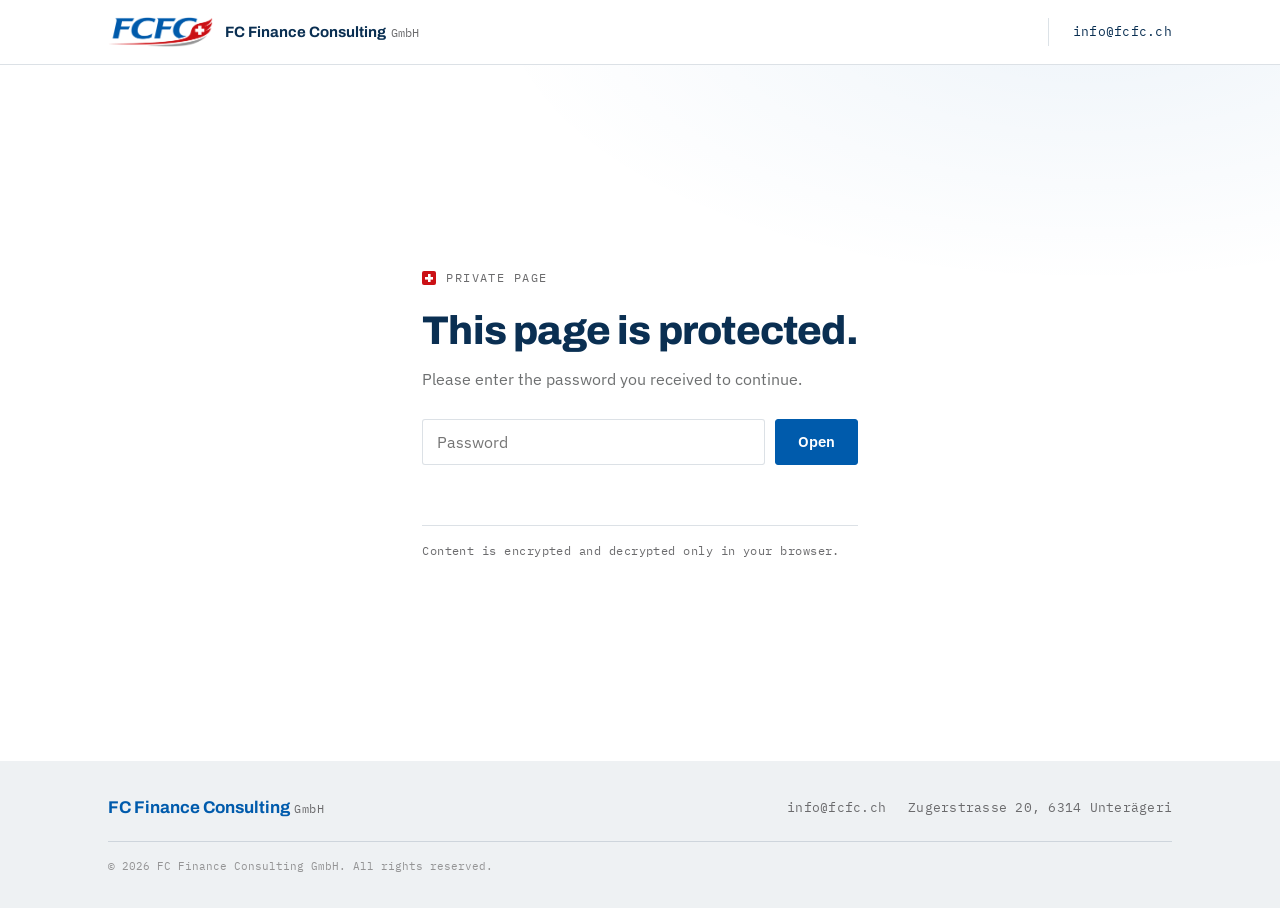
<file: team/index.html>
<!DOCTYPE html>
<html lang="en">
<head>
<meta charset="UTF-8">
<meta name="viewport" content="width=device-width, initial-scale=1.0">
<title>Private — FC Finance Consulting GmbH</title>
<meta name="robots" content="noindex, nofollow, noarchive, nosnippet, noimageindex">
<meta name="referrer" content="no-referrer">
<link rel="preconnect" href="https://fonts.googleapis.com">
<link rel="preconnect" href="https://fonts.gstatic.com" crossorigin>
<link href="https://fonts.googleapis.com/css2?family=Archivo:wght@600;700;800&family=IBM+Plex+Sans:wght@400;500;600&family=IBM+Plex+Mono:wght@400;500&display=swap" rel="stylesheet">
<link rel="stylesheet" href="../assets/style.css?v=20261107k">
<link rel="icon" href="../assets/favicon/favicon.ico" sizes="any">
<link rel="icon" type="image/png" sizes="32x32" href="../assets/favicon/favicon-32x32.png">
<link rel="apple-touch-icon" sizes="180x180" href="../assets/favicon/apple-touch-icon.png">
<style>
/* ---------- lock screen ---------- */
.bp-lock { min-height: calc(100vh - 64px - 140px); display: flex; align-items: center; padding: 72px 0;
  background: radial-gradient(1000px 480px at 85% -10%, rgba(0,91,172,0.07), transparent 60%), var(--paper); }
.bp-lock-card { max-width: 440px; }
.bp-lock h1 { font-family: var(--font-display); font-weight: 800; font-size: clamp(30px, 4vw, 40px); line-height: 1.1;
  letter-spacing: -0.02em; color: var(--blue-deep); margin: 0 0 14px; }
.bp-lock p { color: var(--graphite-60); margin: 0 0 28px; }
.bp-form { display: flex; gap: 10px; flex-wrap: wrap; }
.bp-form input { flex: 1 1 220px; height: 46px; padding: 0 14px; font: inherit; font-size: 16px; color: var(--graphite);
  border: 1px solid var(--hairline); border-radius: 3px; background: #fff; }
.bp-form input:focus { outline: none; border-color: var(--blue); box-shadow: 0 0 0 3px rgba(0,91,172,0.12); }
.bp-form .btn { cursor: pointer; }
.bp-err { min-height: 20px; margin-top: 12px; font-family: var(--font-mono); font-size: 12.5px; color: var(--red); }
.bp-lock-note { margin-top: 28px; padding-top: 16px; border-top: 1px solid var(--hairline);
  font-family: var(--font-mono); font-size: 11.5px; letter-spacing: .04em; color: var(--gray); }

/* ---------- profile ---------- */
.bp-hero { padding: 80px 0 0; background: radial-gradient(1200px 500px at 85% -10%, rgba(0,91,172,0.07), transparent 60%), var(--paper); }
.bp-hero-grid { display: grid; grid-template-columns: minmax(0, 1.35fr) minmax(0, 1fr); gap: 64px; align-items: center; }
.bp-name { font-family: var(--font-display); font-weight: 800; font-size: clamp(44px, 7vw, 84px); line-height: .98;
  letter-spacing: -0.03em; color: var(--blue-deep); margin: 0 0 26px; }
.bp-portrait { margin: 0; position: relative; }
.bp-portrait::before { content: ""; position: absolute; inset: 18px -18px -18px 18px; border: 1px solid var(--hairline); z-index: 0; }
.bp-portrait img { position: relative; z-index: 1; display: block; width: 100%; height: auto; aspect-ratio: 900 / 985;
  object-fit: cover; border-radius: 2px; box-shadow: 0 24px 60px -30px rgba(10,47,82,0.45); }
.bp-portrait figcaption { position: relative; z-index: 1; display: flex; justify-content: space-between; gap: 12px; margin-top: 30px;
  font-family: var(--font-mono); font-size: 11.5px; letter-spacing: .1em; text-transform: uppercase; color: var(--gray); }
.bp-portrait figcaption span:first-child { color: var(--blue-deep); }
.bp-portrait figcaption span:first-child::before { content: ""; display: inline-block; width: 18px; height: 2px; background: var(--red);
  vertical-align: middle; margin-right: 10px; }
.bp-facts { margin: 64px 0 0; padding: 30px 0 56px; border-top: 1px solid var(--hairline);
  display: grid; grid-template-columns: repeat(3, 1fr); gap: 28px; }

.bp-section { padding: 88px 0; }
.bp-dim { background: var(--paper-dim); }
.bp-deep { background: var(--blue-deep); color: #fff; }
.bp-split { display: grid; grid-template-columns: minmax(0, 1fr) minmax(0, 1.4fr); gap: 56px; }
.bp-h2 { font-family: var(--font-display); font-weight: 800; font-size: clamp(26px, 3.4vw, 38px); line-height: 1.12;
  letter-spacing: -0.015em; color: var(--blue-deep); margin: 0; max-width: 16ch; }
.bp-h2.light { color: #fff; }
.bp-prose p { font-size: 17px; line-height: 1.7; color: var(--graphite); margin: 0 0 18px; max-width: 60ch; }
.bp-prose.light p { color: rgba(255,255,255,0.82); }

.bp-shelf { list-style: none; margin: 34px 0 0; padding: 0; display: grid; grid-template-columns: repeat(3, 1fr); border-top: 1px solid var(--hairline); }
.bp-shelf li { padding: 20px 20px 0 0; display: flex; flex-direction: column; gap: 6px; }
.bp-shelf li + li { padding-left: 20px; border-left: 1px solid var(--hairline); }
.bp-shelf b { font-family: var(--font-display); font-size: 17px; color: var(--blue); }
.bp-shelf span { font-size: 14px; line-height: 1.5; color: var(--graphite-60); }

.bp-path { list-style: none; margin: 34px 0 0; padding: 0; counter-reset: p; }
.bp-path li { position: relative; display: grid; grid-template-columns: 110px 1fr; column-gap: 20px; padding: 16px 0 16px 0; border-top: 1px solid var(--hairline); }
.bp-path li:last-child { border-bottom: 1px solid var(--hairline); }
.bp-path-k { grid-row: span 2; font-family: var(--font-mono); font-size: 11.5px; letter-spacing: .12em; text-transform: uppercase; color: var(--red); padding-top: 3px; }
.bp-path b { font-family: var(--font-display); font-size: 18px; color: var(--blue-deep); }
.bp-path span:last-child { font-size: 14px; color: var(--graphite-60); }

.bp-lake { margin: 56px 0 0; color: var(--blue-deep); }
.bp-lake svg { display: block; width: 100%; height: auto; }
.bp-lake-label { font-family: var(--font-mono); font-size: 12px; letter-spacing: .14em; fill: var(--gray); }

.bp-langs { list-style: none; margin: 56px 0 0; padding: 0; display: grid; grid-template-columns: repeat(6, 1fr); border-top: 1px solid var(--hairline-dark); }
.bp-langs li { padding: 26px 16px 4px 0; display: flex; flex-direction: column; gap: 8px; min-width: 0; }
.bp-langs li + li { padding-left: 16px; border-left: 1px solid var(--hairline-dark); }
.bp-hello { font-family: var(--font-display); font-weight: 700; font-size: clamp(18px, 2vw, 24px); color: #fff; overflow-wrap: anywhere; }
.bp-lang { font-family: var(--font-mono); font-size: 11.5px; letter-spacing: .1em; text-transform: uppercase; color: rgba(255,255,255,0.55); }

.bp-closing { padding: 72px 0 88px; }
.bp-closing .wrap { display: flex; flex-wrap: wrap; justify-content: space-between; align-items: center; gap: 20px; }
.bp-closing-line { margin: 0; font-size: 18px; color: var(--graphite-60); }
.bp-closing-line b { color: var(--blue-deep); font-weight: 600; }

@media (max-width: 900px) {
  .bp-hero { padding-top: 52px; }
  .bp-hero-grid, .bp-split { grid-template-columns: 1fr; gap: 36px; }
  .bp-portrait { max-width: 440px; }
  .bp-facts { grid-template-columns: 1fr; gap: 18px; margin-top: 48px; }
  .bp-langs { grid-template-columns: repeat(3, 1fr); }
  .bp-langs li:nth-child(4) { padding-left: 0; border-left: 0; }
  .bp-section { padding: 64px 0; }
}
@media (max-width: 560px) {
  .wrap { padding: 0 16px; }
  .bp-portrait::before { inset: 12px -10px -12px 12px; }
  .bp-shelf { grid-template-columns: 1fr; }
  .bp-shelf li + li { padding-left: 0; border-left: 0; border-top: 1px solid var(--hairline); margin-top: 16px; }
  .bp-path li { grid-template-columns: 1fr; }
  .bp-path-k { grid-row: auto; margin-bottom: 4px; }
  .bp-langs { grid-template-columns: repeat(2, 1fr); }
  .bp-langs li:nth-child(odd) { padding-left: 0; border-left: 0; }
  .bp-langs li:nth-child(4) { padding-left: 16px; border-left: 1px solid var(--hairline-dark); }
  .bp-prose p { font-size: 16px; }
  .fact { display: grid; grid-template-columns: 72px 1fr; align-items: baseline; gap: 12px; }
  .fact dt { font-size: 30px; margin: 0; }
}
</style>
</head>
<body>

<nav class="topbar" aria-label="Main">
  <div class="wrap topbar-inner">
    <a class="topbar-brand" href="../" aria-label="FC Finance Consulting GmbH — home">
      <img class="topbar-logo" src="../assets/logo-mark.png" alt="FCFC" width="480" height="137">
      <span class="topbar-name">FC Finance Consulting <span>GmbH</span></span>
    </a>
    <a class="topbar-mail" href="mailto:info@fcfc.ch">info@fcfc.ch</a>
  </div>
</nav>

<main id="bp-root">
  <section class="bp-lock">
    <div class="wrap">
      <div class="bp-lock-card">
        <div class="eyebrow"><span class="eyebrow-flag" aria-hidden="true"></span>Private page</div>
        <h1>This page is protected.</h1>
        <p>Please enter the password you received to continue.</p>
        <form class="bp-form" id="bp-form" autocomplete="off">
          <input type="password" id="bp-pass" aria-label="Password" placeholder="Password" required>
          <button class="btn" type="submit">Open</button>
        </form>
        <div class="bp-err" id="bp-err" role="alert"></div>
        <div class="bp-lock-note">Content is encrypted and decrypted only in your browser.</div>
      </div>
    </div>
  </section>
</main>

<footer class="contact">
  <div class="wrap">
    <div class="contact-grid">
      <div>
        <span class="wordmark small">FC Finance Consulting</span>
        <span class="wordmark-suffix small">GmbH</span>
      </div>
      <div class="contact-links">
        <a href="mailto:info@fcfc.ch">info@fcfc.ch</a>
        <span>Zugerstrasse 20, 6314 Unterägeri</span>
      </div>
    </div>
    <div class="copyright">&copy; 2026 FC Finance Consulting GmbH. All rights reserved.</div>
  </div>
</footer>

<script>
(function () {
  var PAYLOAD = {"salt": "URo7EMFACj/H11ZnUSj6Vg==", "iv": "U5lU5APTZwcV+4bL", "iter": 310000, "data": "uz+7yzuTmOc1wVDF4HUYDDR+wXR+mUVhV3EL6NO57T8NuVqo2fqo9KkX0D5QxSqxS4I6mXS8vrID2Hb1AD0gsT6HXXbVi/rPZG718DNh7wtK9/T+xoZKQoh7UUJdEKH/bZMZ4mWC1QNTl4oRnjqiyQmLh85+R+0G8GuEwjpBy0vQgc5LtKFpmn0Uq7xHoMGt9yKsRYPBpzOPi2nfgwte6NAXkCz2sPYgZnPWuhLSR56Gg80cBwr5HZI7Ze8E/W0/ZTgmOh6Qwkmn95On9+wSOP3BxT+LIwW6Rf0Cbe5/yfXz4JAZ9PHDpHDhDZch+7bU0WfbWGqrp4WeGsLvYIAyAay1Ep8zOFxHX12uG+Or91HPlMvgxtc85Qdjdq6ff2GzS91Fpo0/1TCY7pXsRHwpllnT+iYYNpE/qSJ+KIFWqLUskvnXCw5pSWdpL/R9+3s0/[base64]/O32pzuvfdzEOgX1jEj/kd16jKUYEZYAvAVTGRXztppC2kSBrm36IjrP7HRt2BWrTGS4zHtAlV3s1Mxb63MzKYEFBnCjCas7YZKj7fILHqiH5QV/sVC1BNFk12qnFyaPBkQXeqaNT7RJFqdgWxTPdPxLbB3au+P/[base64]/Ow0JFN+BwZcMZhTnkrPIaxDrNqdktYdjkKt2EB882GMb8W4uvjPzzPxbiIel/naropkPjrujguT0DY+FbxjemIQBqZQxQHEeM4FOOz3o8TaHntUDTi+QL3vjvJgwKR2m8ziYqPBQabHCGbDWB3wpTN96p1OiNqr8JzvWlQxGHWRF2Rm9MY7ecErHb6Yec97n/JSSi5H7FbFyJ3TF3x9l0YT2XsYQLmxz6vLtALa8d2T2ROb4SWeS20KKT0kNrKJk8crDgyNI7/Ig85pkP9hId9/R9JtufifUIBb2MWSkGc1AzlJvZit7FDGNBzo8GMX5wgFUemQyEDqIQF1/sdII4QSNev6DPer/b0zYaDqfXK0PvdrnJwkM/Q27qgLB7j8bFUon4CH4R6g9mXQitPYU8iihQX5+/NsUsUP2i9c2GwBA4XipToLw9ISbiY4jb3T7i/s6rrLSyZpNT95Ts9uroZk0IMwqLWx9LlrjhPwyIia2G4lhH1o4BBOyLrEGU72UwCQVJhS4i580uq4fJiWW3F1sPaZvSMYFx453xmWHoeUUa3TU5N0e0hQFsgSBG6/ibB7XsZ1cPPBf/JPd63z+IHQ8JNNVufmYA/8DM7joFboa9CYI48yRTr260vOypkarvk4ii9KI+a0OwfTloaTq3pn2kfDFpHr5LUPOXS2G8kKa+UstteDcTXEjAW/XP3phc0QfMyzIGKXoCgf/O68h+lGM1MJ/ao9JxjEtVShRwHItxi4sEOtJEN4jd0sGucHj84zJBxYMpXB+ZX90uRdyw6F7mw6tauG/nsmwHU/56WFdlo6Rmfe5La/8AW7ZJqK4xDB209b7JjI+8GFCFMhG0NbZvbc8lEkZX68T180NpWfG2lVRhZoqqsLPjl03QWvaO1b0ye5jO3VIsrFNI2jvEH0Xbl9hDDKvR9+6P/Ov10uhA28oRMBNMalt1tKSe7z1k7lU3PyeqqhPDQqYwIJySGWMkErv1aJVvUd9ZwsO2OhocosuhG1SbB6oXxSE2UB1YbXwBSzz/2JGY2SY8nsrRspeOetIqxE9lGIys0lwJIP79lEIO7jRz5po/HUGynjvqjqqnRz0S2BSGzfv8jdfkqmh1+mM4lthTKq1tLkN2y4RGJJ0TX8Zi4ccoov2vbmqFXrkYWPXJsA8khJFXiZ1JL/EN9sS8nn7iphK3JtvFm3JiiD7oBDbfq01MHHlru0EqCCv+097V78RB4VClrhpxyxtBUKJUZzjRzEa71MhGMKp2qULmfdHREWWv9xkie/pKzMF1u7/NAKFqtUpDlcXRuqg/RIoitARO2sCZPQB43DU+n3HoGx/a3KsG0TLEgBSEqDKYKiRa8i/ByM11aDWrzLSDZw1FQugziZNxhmywjDZ0sqAJJk8dKBNBCN3pqUIMvogJ5yT8qdviGhuy4paY/D0oq6LXQyC9rwcXYZgV1fbBjxTtpFv/2yDFNT6tC/8eYpsMwN1wo6VmD8j8W99uwmndudxeWVHwnTwIhn7IYMu3/6Ll31U08/Ra6J/irTp3uDWxBeHoBWTXm+0AKkfrgzCduFX0kS8US1Nld4QBdPyV2YCxW8KqyeYI5qlQy2L9aVp+QMPndbPtN6/ubDiqwfdueinCuO6t1az/4cTvgSKKr6tZykaCZDLq8HP7DKcPNToxUqxo3CagwFKs4bgmRNwAtWOAVavnibaZjWUmajkgYPEb76WYMOLlDzXrbrwyAyMYWY7AXKGDpKVnTJgIfYBhE9wFztWxAiAVxTEECpWArFHa24NgdwVuOeLPxf6lbDYKAo6hTouGRq9EWq1CDoox0tzz3OUAZiY/1Rdx1EbOmqCht3Ai7nRRm8jYgmH3VVKTxMSwyn1spf5d5pASr3NShO3f5R8zjzvhLH/noCd6e4D2mFXeZFHTaoUtkWFRpQV0knamfuMAWegdGxp52OfF5qtTZI3B1Twpkj+gl9icKoBQNIWP6eFbfoxOncDpVqgUagWuKWHQS3gMfE+RHUbkxPxt/7EtFJ/dr9mEzTy3Q3nLIi/imYQuJslEiMTef3iBnWWXYF++39IFo1EgZQ3fWsSOrCRjd5l9AGdbW/[base64]/DARY1BbVPXAso3ZDE41iAfEZLDZUJT/m8NREc5xZDJxpJvkYPW/yZavmqJLjdJ3qSQ5zDJ0jhuCTX2xVbkgF/9ePqXQ+5wSdlpVn7T4sUs5tqMfHGgsr/CrVb0t/jqRW12DUqbS1VR5KJaV/wSH3PRmMQmP6zBDQdnAuLpkyUtJEE0KF9PrgomhTiogwdWTVdNowHJ4Szhbyrd/oLcVT7/z8r9CVRCG3h1CkhEe5kAmh/dzjpvMLw3uhq+lsXmkMIUPYwGJGxjeF3X2JkYIV7U8vCTkKVsZpCZdRenjoHFqrreJ+j8x1TgMiCZ4zOGq+TljxF+4mk5Z/C97Ad1Btlsj2aOKqvSALMBhT7x9dFLtBRzxkLVFA/REICk8jJTyAtOImoZlaYVgtdnEzf0UeuaCWOgndbUWUsnqnlNOSG7t88Nc3ouJkU1THqdSKM2v8o/g6OAHcykcX+WyvYjnhA80d61Z0/vl5TVUfGWuEwkCMPU+/zn997EhHKSf+6FeQ139ul5QAJLu7HVYdNsE3looDSHQS0aww7X4ybMmqqFx84GFkVU8Tj53EWMLrUsII2o/COe6AMlZhzAqTeUWVpNndGUMaZGiIfJSHeH3UpSGhW03iES9mW1InpmHol/SY3EQQ8GutW2bKOfUpAqUZQPIRuYIsqgyE2Asp4JJjlIM9c5kBE42QjnOM9wioxUbIuh1ETSZaki+NWvDYUu5xaa2F7kuOqfZ7RHnQASgbfdz7nWk1e3Zb4J/QFWv13+rINxUL1VMKmEoYecPSJOdUcQtoUcZU2+WV2BT9SpLYhMlnAGza5MzluRr14u8X7btwz/7G45aRvlIsde6+Q3BoI6ACDTavDYQca06+jaw2/H4VmKuSZsPF+sjeoGO0TluT4VQlEtN2B92Zg0H/pE69FUgTiPZNGYUAt22vHu5FN01HyzHXD98UeYQdn0g3dl/1b9VI2Pd8aPXBiXRCFANsoSAAbPHLkITuoWdBy6ngffTuV1T8hpeWPGiXMbw0dnQb7Nhw7uKP+zdHJC+7NSsbTa8DVGmDLt8FZLtfltWR6udZlJZo4pCVtMmwPBujEnASgLVmftTRiyvSor/sn55H8EvUi33CUhK7WMlyNy4A8mx0UBQODkBA99TQVSQTfo5Hc8xDOmxKrimGhO8JzATFWEOGMIVpIhUPWyjHz0Gg4kvL8cmlBXTMH2bacbJaMmDP6BuJutMEu1+kl+OO9YoLLBqtmRDB3QKksneF8GlfacKdzyQy6PZZRxY3Rc5v3N0r33/kHDJt11j8GVTRDKDETTFbBoDPOmWt6E5ddYtmcym+owVPprGluWT0dbPLFDB/8zLCZB8hCFjxIEN7T/SzhfIYZ3OZAFFbRliwFvE0j3fzrXTJRIIAj1Gm0wut0Rl2sTBREznSe57nqHLLTTsdd8w5ATCGcPTEy0I/+YvNvpLdHmow091oTFlG5CyD6dFpxOXKYvYwUGBI8Pgbxzxx517rjvdXvlibKqx2QfsRPoTaVztbv/JW7EegBU9b/b09UpOXWdfMSWhXLfb4mtLALg+2zgbcJ4OHf3YQbavcoh6j9o7FDNIcQjLi9Uc4mZMpasgRBWn7p86jgxSuhAM/xExCPxW6wxMqT4ncTczhCXCiSlcWRlksiURe0nT0ZISyguLDDIdExVMNJ1hjH3PEkyjlmM7o6D5jjWiHE0QT39hEDEZ2mo4D3PC12UmGx30Xcj7D3J0lZYZrXhfaMNErM9cwG+YJ7C1eSWORAkjDryneaNtyLudjnn2HVO7t18S/kkRwN3Jr2840ELuCg1u5ev1NbuH/ub8DGx0geQ7t2LDcW8t95tWz6bYTVqnI3fX6qO3DibOjq2/EmpLvCdbcVi4xypCLm1ScvgVtv3JtiZDacDEr4MZGkixjxFasXAzmLpSos1CcW1PlBIvWvmCTvXQQNhkW//LTIpT2NTj+TWZiBNRkZ70FSdkym13LPDc81e3HmyohfiVBjBrV0bXo8/i/Ib47WH/s0Is8pETSsTzPf/j6Wf2NC2Frnk0LVlwf+kXY03u6jkllbEECjEaqRipwWYhqnEA4zZsvr6IUteHTC5CviOURdySnB27DOArPBGd2+W7yrej+c48NqdON8kEWYOWERRlXv+55OkOS+f2DP7ul/Vf3vNWL8lUH/Wr4DoDS3pupKUMiXcp/BpPPry6Rrh5RfsUb/SCg0xOsu93YKMio5hXw0kDbS8RX2L3IOwUqmi/XPzH8/nUNdEikqcvUDz+XQc6mKj36YeYizKyyFDDBY70SBrXc1/H6RpClf0idKeGD3FvR45REGAiz3NHtHQzFu92n3IaQMYZv49i6uNujQXfA5KMKc+eLaNq+QD3Qglr5MBIywhrzDCcXyCaTMb6p1dh4W8eK/SisjgyyMYi36DdBXrOhM/uK630bHoSluFT/l8FAohFyeL5Blhp1HVeF4/ur7a84VzZNGFitXgmVAiFQSgmPJNPSmzQqWo8N2kG9ciuogC+woMKXnCU6mFXTzRqUpzCM4xgotQl0SAvvz4AUmAwIVzD/FDqMp1vzElVZjhKMeZgIdNHbXVHri8pYBFn7DsOL9KUXklsUcuQhjOmgfJege/FjPmaH8mZHi/HLRTQGX/[base64]/+XkOi6/MYi9pKRZvsxgArF1hnatM9Vr98xwvavFF7bFNxdm1XoFvBwILq12sTvJgYtfj1tNlanKsaCVZxzBCZOhR+jDoAVnLjIyb7vBSsRLwG/zJa+gLMCWm1DZVDK9aleJwWGxyQ5eH7ac2s2N3P2Ww+zrnpA5lxUDNnezl0U7335DH3V58BRRAeldu497GjyVRoRWAiNwEn9v51wkqBHkf9HQC+X2Xcr5Rxfs61oc37FEGZ0db5N7gWVnyao5JIHppJGy/CM6bGGW6WRel9q+AeIYf4A5adEliY5J5ld3mGSWOsHUNo4IW7LDsh0gIJf/sV9fjtE4cIQqta6auTdVKK5xoU7T77JBmQhdVDq4/zo2V1EgAJR6D1R3RhYEC0BHyO/x8oOKzEF7w0EV+kL33CEGs1DpRhZFMd2DrgNUxmIR/hztBP+BfMyURcKqNa1+SFcVc21V2X8RdhOZxCCbxPOg32AfehZeN/9FTTjxIryC+JMCWFxf51pgf650Q5+tAcANC9anvYLNNxtjkc7AROJYu3h4qjdzKhZcISyWCiosiTQWwgb8QCHgJTO0wQLQMl8RtzZKR/MttfCkO8L6Qvx0INpy8IaE+a1fpi5lDLw5B2F3eoJZPTil/l/xRc3sGQ8pZn/0QYoKujDALho817tKgufqG1jSEXx3hQn+//5Hj/7A6JOs2vpdGCCjRVWvg9bKWUQU3bEvZvpd/At06PcZOQroR1fB7CGcSeiAwjxFywxbiSwdeq5gRzrd5Fj4iKa4Z8pSdMjjbbiX5j1JMSYMbYdpZqGE9AEVrsfvdqWZi2jrLFX4GYtN2R+orQXMS+HPlVFuTsxlzDn6LR6NbOYU7QHAlCt9DoxHQLPHv5s/4WRDDzc9ls6BwZsEwXhGhXtxiIOZgk58XGTyGCXKWYZLPTeMWl9iydt2JkkBuX1NbDgS2ZnSZ06/[base64]/lIhOQeh9OhwCFWj5mZfGDxES9ZpIKjdoHqUPXgGfLrmM6/H5/tI1Rmjd3/8P4gkJnOpNx1z3uZbTvlIds0eDf7b2m6T0I8XvmQgC82GHtdwU3Y2F3Wp4wzMNQRpMAkMp/ZMwHGgiHboBMQXMMGUw5vFSLyNZmhgI9pdJMxU3I/gH1m+mq7Z+c7qy3p810pZ+7AVVg4ra3VK5O6ZHWXAGPRKASKZn8JZOH0/4NiZXzuUM3NAEQqPQQR/SsVer2VaBXf3KhxKQpX7boA2f1xJiQ13t1d4v8qZi5QpoMxV+pQqUjF+diaJIpQaM9WUNe++ufxE/YxnDjRvzPHb3qYoWeXDhk4vIU/KJD8V10QuTjYe1n71EmGbNazS1xRfwi4/51UpGQ68yvlkOjbclq15ZWZj+LV2TAfWv79+hUElKq92riv77MM63wfUBsUwDM6tiag1AMemBcqjUN1mA2zQOWTmo0/TT7xPmOeLmI3+w6aXwOqwJqTHDt08q3PPxy8bRAvnA0tJmmzDZh/kVmE7FyNBrZ7vKezTBs4alWyfodoC3UHnYS4Tm/XmpA+Xh+Zm4ZowVqcGcfojRCGKqAENR2Q+XAewVVOLbixmG8Iaas1u/ZYf7Ly7+YWc/udd51IUMyJK8dQ0aZSOvJSrhZb+Bmk9CN2Tp3tKhW+DsBFpkq4IrWT46E/9Ld1k6/GfqMP7thW/11BvL/leUVendWR7S/+Xwitz8kcVO1/sGh6f/NnjXIflD8G1D6/Yrjdynwl3qUddFeRPRNUDdzkLH0Q1pG9Yz9As8vAvHjq9JrTcP0PBCB0ASSgM0wlEMPKwqHUERee/Db1IkklwhBatQic12sdTyoIUkBjaQWrZJxmydSS+nib7LnAO3ehUAu8flryoYfCFc5Y4WC+1WmjSfNXuW9Cq6b6y+uyyqGD+Tlp7jh3itKlOfpunYuPzlIHGUU55s1/spAXZ1a4qX0pn5KiIetN7q+QKzpOf09JtiFGJUU1wA687F2/MTCp1Q7+7Z4WPChjxxvuWoEE2y0cdP/fhP2eyk4SpGgfDJb/ba6bJu6ZU8zZVTmGtxnRf5oIqdIanntzyeMGHmQ6H6jWjmnPJvyZYUFqOh0zsn9/[base64]/ieeCugwcLagTZpj90jVMLYdvUE8rTfytKbjQEvv/H1+amLcThcb+J2bP5/RjTDbMg71CeY0FaPmKYpVhiVvsSKkODy8DB3L6kclquGHJbgt/z8YpenEp2NVgE9ugyjLDywGdKES5hVyVPYjqHonX9f0Ee+w1TFR+H0iSQWD9azPqhD2MbdLlVlrGhhck/Qc+20MSjC+a/neQrnYpIyDI7Gzy/6j3WWFLnTxDfQ5LlwjnimrKIcM5vgnIrFsiMIoN/+gaVAFGLHdR1gsPw6tBw7AmbkeW+QNHIIU0T3aqrRbI570AYZP2sXCRPZmXroSkXIWff0Y6IQpHYkvbNelUzRq1xReFEXl8p2DxQZTLH33CG5FosE3iuTdMktGWOdrd0IoBKuqkTkQeykUu5XWMrUdcaYOUDhUDEOXec25Sxbp5QFwqhyVJwIQSDvaGSEz0T69VCoZ/vXcBgXfhYU8xKBDUU2Qf5jkD/i5lxbb2mHSIJQA0nB8jZs+pA8AegoVhd1uQn8c8E1OoVc0v6J2MG4JEFz6ol2ccf+W61VlG1uRlXGbCaTg4IR0NCkKOVCiQxmiQCCzrXfuwCvIeYN6PYC7JExlnAp6RlTfSNs/[base64]//8/S6St9J/z8SlfD8wN0YymXW1isEcbhR4xEWqPsvcjBXD7t7pu85U3jlRfhCDHQX2ju1E3IZD5SudDb2LZ2+MTl8b17ggSqZzVCoG5I+gyBfkqgw/w0MVb4R9Z0CfQmZEKeOQ8k80pg0PQACQ/sRCcrwnk5zUwwu52RyhlQfaNVKcBcFKp/yt60w6pUn3ppyW/AFsgJEhlAxrvR9qoo3fSn0Mvffd5kpfzxFfjMqYx8lji/htiWfKydZOcvHxz13oFWNHPVxc8G/mpO7KDUhzi0o3/A9/pbadz0Nb1eDOVL2pXaFu50wwa1bjD+o159eLfR2wyyGfm7f7rDMMV+NcFUgQ6KwSR1cqoyLoNQC/LeYIYPJaex03CaUn/G404SQE2syGm85vPyM2tMOWfagRhqbf/h1UiLPQPX9vLeQj9EQZEwXFZfc2pRXdD5oi9eo822Jbpc5kRU1G3cevbqNf1+w6UtYNlqFqLpxbb6e+KYAWUe7mo+X7t+P9uaFdYEV8bmBJ4QZRf/sNXgoqv6BUPHSnfUjzT199a8x3gnAZOjSN7jq04RE4q2JNBas8YWYv6qUUiLf3fyIff7Lniy7kbXIU9UPoIsD25SH2ksWUk3U9SNhrrru+rHsCfJfNpPl4cZigbqogP3F76J17csRpgI5UhFHHA7AhvZQdfnfNC6chPCZceDY/r+HeGxYVMdFDRWTVPPcdoHoUlnevg6+5fWGX4U8x2e0AAPt+cUJ2rCiP3Y41xrt1JkQCtMjA8+5ejwDcGsY3ruASd2/fAIC6vPKwTBMV1Q5zUrGyvrd3/2DPlksDXsX00KAQeodqI+md4G/oo08AtjjwGtQ2AQNLcXjhtuuBdKPAeACNIkXxXOmRjclIJLRT0huX9rxj6DOMTzhcGS3Couw+GSpDsYLxG+u/gUBxarvbcH/JCqwnVICiwn/Pgmfq79dshQAZXwZs67BO0zXKYRG4c1Fd3Z6xexMaJtEVDZn68y0QN2l20SaPshRYpRDX83Ov+isT8u4MdwqW3M+nc2hnqah3EdIqj6/jzBHYjECzh6gMNcOW33HkUyGXj8w7r0D+bbHyLG5K5Y9c/0nutEMKu/+liMm/[base64]/QzH+zFh1VjjM2jF+6fyaY0uTAwj9wc1Bqh7hLFIk9C9CVOrJOyMthslFhHQAs7bS6zii1bLlkBOlBxzB1Eaq+n4cyF5YCz8tBFwu3y7i32ik6t7+rz/5tscoRR06VsJxg2T38SutWngBLocPlCb6DJuiqpvl3rR2v7eUFdGHlIYkE5Coz0sxr23CN0sXg0KlaMW3nWbRy4nhxEGJEfFdhDovo0jo3urFlrRMl4Ezo2x+1W4jIW8pUy6F7xI82nyDGQYlm+Q1m21Eib/x2j3+tgbMl66bkKkfnzPxx90j6lPM5eoTLAu16JfRUvWBNvTEPx4e+Pb7bR9Ct6DXJLkETd0zglu793BcY2BzRuRitQr5LecxlA/Oca/RZmkgvAjaH/48UDynq4Gp2NqQ2L5W3vbnxjdnr0pa6LmatMdNNFqiF/[base64]/IcsRluk7pSU7E/r4sYB7gX8giSM5Th3PnSdHo24sAfWPGVF0tLcygqtgOktLpHVtaZVPaHYhc8E0bedYnbGlMr0PeFgkMzIOb9HmBvV5WfFy+CIEfe6CP/lJpkKkoOS9Qwbh+0PRHbmccjTqjIcnRucXrx6FP6JNWBzyE9rvpZQ4vfjGNoc2bH2J1AL6qXPHunSgqNYMp94Ad6a/PczTtb1KphucUn7w685qAq9XDM91jmIzv0tMeuPlFPr7kRJo33/ep2+Y+7a4dc0CXo3wm8oojV3Vs54aoqhAWpS8282ncafL5hwqVjC4BMwjIlj4IqRIHTfqV9UW2ukmEBb4HCSa6IHhcP/iujMm1iO5b4QkoagKWSSQaSbVlnWVnp9HCjpxNyLMx2dNmKvTWoPgVXyH7KRyUA7icBUU4UN96R998bhfihvRXDK1DzL9juSEplFSl2hSXIqbePixG+3FY3M/RadLBn7F8WDfa4bp6fWOmfDnEyAO900AuiQ4M+GU2og7FQ8Ilxn7v2QkpNHEyAQJj4KooT7ZHqWZlHW27nzHYMsRGIXT6y+Ue5GixlaKF4YSPz9m4F3hjVsoWZO0bApjyElECfvLMlz0Iuhy/WN+Pg5GBsbn5OrO7JeiFMU7GsrPlaA8xvT99rUCjrDepD+rY1NDu7Bm6r19gwa9DKWWxfCuOoSNGdbc5QYbtRLROieVRwsZAVZCWH9lGURKuObIza+AaN42o56rwdKZdE/UHbI8rJekNG3/x5S+ewBA7W3IG6OfGQJnX45dGiL79iPM4Xzw8Qk+6GJVCtWNkrNIuOsACXZXhlGe68dmzvomKWHR7C9C691pMXAOI1JbjeRhk6sGZhFYM3RpIDIS17cJW7mv0ZSdgMNk47QDPDFwuXgkX/gnFzafoUJYSC7LeMjFnKUpNtVbY781hk+3WyRvHZdJ5wMGuTt4pcZ36Yr92Esh7Ut+JP3eR1xQf2uufA5F7MdA2VJdMG/TRgIsQ0t+9ZwSxXy3D4ybf5ze3/Zq6fawk1nJzyMKAZTNE6gOGpzxvlaLlRQ2X5Vz/+KShmWDgG+LVVgZeI0NjtkWSCCn3u+7zJYPtrgORNcrRXJaFVAgcJYznyGswE99nTIgpfc173/Gq6WPvk3O6DYw8IENpGg7ms+oGGWs1zE1KTPEpO3GdGrIt0kHQTc+Y+oSkrLaZKww8xkT3EzJwxptEV3lxuJojtCVPV6FPwW5YT0MXE1giFUtngoO7e5iDDWG7nAWOYv6GPLLYMdaeEiU1wvQYVb75EaC5vWcQLAd3h66YHgPqqrztQS7uK1n+7jdd9/eKo/laUSokLRI/DIGUzG9r6ic50/vuezNbFY9lSvn9qEMmP1KV1SnLF8713x6FJVmvLB7uSwCVXRrsbO37bUya+Me7mrvXNpbUz4QuLW6X6ScJedMvIdD/y9ZGpeAZlu3OPE2FVyY5yTt2Ml1a5AVijJsbUTarL4pcXXJ/qyE1vK4MtmlMox260+P6Rz4hbn6I3Ng/46yh4kkcJxl/nwHNnqx5Ucj07/6yFGRqoJ51BCUy/E6HSDiCqPLn0exKRSD1xos3yyzsnSCTzE0lpo7UMcuSYXvU9bbkfKlWbMXhL9KeZ8IsQlGBnt4a8wPOG0Mf3uE8BhGGD8V6qL6jXyr+6ZZ4WJ8P2j9AaT0S6b0nV/ZjCpe4PZ9B76zhJ8rMJ5ij/p6pntGgqTrOPZdJJfq97D7g6ulO6Mo//5N4sbkfeEKd35ERL0qLucJEM/3C/KG5Gx/nsAnuvx2cHduMFZK9wv/ofwRXtrmeRYYZ2VKr0jwNPqHZ8BB5vnNxZC7hS+Zaur9Vk0GiH6j9iwp3aN8CkerREu4kJi2ksiq51dB+ZSQIP+coZTo8VFSgeFNPO90Ox+s0lnz+5dcHqLMrDmjjgUBuPDzm9DiGXHmktRc8KtEXJjJOhy8Bs5CGTodRegok/FG34WtIzXH6bI6GNk3WQYa7/mVNha9fPx0KvcYYGjNLdm5OuNvKPJUaevesHbGVrXMPKlFhQAQObOr3e6kskfaGoWRCALUyzx6HzMEuEf75IeqN+ApyiyjdzMZdI123Ouh/hft2Od7lGWhsVQ2evdtZpiDSxyI/CeV/7UqtUwhpPjEORVtRYFnDUmM4rdVNv09HkrDTQ/3CwaMaGFT7hORv8YZMc3OdWRAsup2p63hiKUJNpnPIq9ITtpD4iocCfRKUoBAXg5y6tTXwSsvVH0N9ZSOtzIRbe4zDAYJ+OlqzyxY/LwYDJVAX57yin3d0aGEAdUYk/Ve98mjjn1yTxRm66ibklbtBYPXHXOuIz3E8apfleZnzuAwJgdJXd6kaSE8NZAi9pkF9w+5YCCdA5AZBj6w/ISnVrNCWwQE6m2RD9om7OQZCr6aC0NhQYZWBsCkukna6K60KMR3alR5ymH/jGYsTpvOvnAAf0e0Xsf0H6263ytkiDIUv9NtQEmUcroS5qyDeQuld/ue/OOmcU4NWESQ7vA7i1NBQoezAei2HBVO4KnTg6VWO1HhFWGl6j9bgDRCRehfl5nxDDURGIY180bl9xVwGx7xctUYrhhCvY+pGoOoY+37ufALYDZQjhV4kHEhGplJxYSMMkcNl/R1y5FNdG4pzP2UJ+KnNEekrewOMLcA854wpIlE/i+PKBzOPGv/w5kQ50II/0Y0TtDUXR+hDo17uRzaoF596xpA9jZrI0M/sTTEUYzZCvlU+6oP6hK3D6BDUHuP3LL8CbO8XTC8nkG9DnHgQsd+zAUILV0BN2mybmfy7m0UZ0+NBDeHw4/rPM2bvmQfZBCqVbzoZb1PDYDhb/bosUjrUb7A9/CAITeSLEoYQdjdyjs93W2NQz7K5KUxHZOZQp3QPdffhSASE7RiYoExiTJpmMmNmF1uSm+TjjIXmFSsV6VJyc5xxh1QaUftIeNe5Bvpu4URvIaBuSCWBl09E8Js8vB9rugHxSg9jzEVbqZp/jhcC4lyXX/eaJjdWcdUPewG54cgvCkRZuHxSpiOPbt0QzHgcH50f7P3SSBAKcaTpeLj4zHtPqjRomGU/UHcHko8cilXTVWTzlmt3Hx2biWXuVuRhKf/Nx3u96sve900iynvfllPIAPtQmVCombZaOyQDa7xLQZsWsTDwxXRN3W9EfLVIZX9il8HJ0YgvBgUi1ptuuZECcd9rOlxp59EvrLBq0sVzcd5pMCAX5l1wJaV7feIpReVHvxOSZcNvm3haW/Rii/NHRwEFW4mQZxEZYto+tgWIURqj4ywdkjRIPJ3m3MSDj9ZV9EBmo4bSd0pJRanTladC1rdiVoKttNqzFYVO2cBzmL+eQyxTAcKShBUyUFsmlzfh+manejx4N+c3T5i1DYV+vRIzDP3Zl6W8zhKWvB/T5DPNgG/skXhujNQ7BK8Dsf5xT/0JELMTIgGAp810PDiJ88ZyLf4p9QrMqPw1e1AF6bR3z/V2kiGw02j1Mh+i+NJ/ilIQkigNbZ6391+++0sgit4inGp+q70LS2qmbC9o6SKt0Pzeat9Oee+8ZW6M9VTjCjKrgaDQ709fUJXP3oo950TqPdZ/orUKhy/39hmWP4/Y8HRW4pSVcS61jB8FQXD24pOtH1NisBN9nXJM6KHWvF65wOW/bNgmpTBPSnn4WFEQ7OuTQw15panx4zGtKlK1Ho7KYlZSvXTzIDi5O2KI0EJx+FUMNdCkwqsvEtJbnzagrQqHAhGqDa4chrOBE5uv7+k7SQ9QrzcXQlwYEuH3D4cFL+ithk3/ip1JEAtgKV6fNR/EP4RxemxTS3D/yCueARfokhi1vQkSJukJQ3llyCoIr3l1Y4MtKXV8yUY2PqxXehJsa4mVNyM1xX9SmckHXZaqhZc6WIN+au+9SzXA3F3Sd6d+gK/bcP/tHsO7TuwXvTscQ/[base64]/[base64]/a2ZsipykLk6es6xUjThfm7/m4rhqWC9jt88aktZVR5TaxKdzC+C5oK80Uho6LLTTzxc2ToABzTs9sRuCmoXhTnvEjEDgWSFVyEM/BbA5ksorHnegw/paxvDd7977M7mBL5/[base64]/A20o9UTU/bWxwuiL6aT9/mRyfRZwAFhOJ15aoZGH54WazhEj9JFZIK84B41V2/6ZK4POwWqPLMR+UTDo/WslayZf6eFHW+jNLF4Qy3jh85F7c/ZWqlhokJa3wX1qcw1LYXLfMIelYcbQFWtMhZ/qoXWtcxd7CBH9XsZwDLvqaRediWeDOtSTf7vWATnV+2ZXfhtcUl/xFX+yVDJ/pxVMEvsEEMQkedbQd4Yiwb8Q/iFxmvA0HNXTAj6yRvt0JB8ZCrQsSpua936Ryb1tY0StY4234I/IdkA+SL+VeYcGsJ7970Am/A+cvQd+Hh/7jLGhXoCx/C49KEWwGWAkXWKQNGdBlz6HW+PGkNjlHM4PKKB1HvU2qJP0nBIZaIhYrW9LAf49FOwrUp5PIlR+lAzK55qG79OwEQugLfa9vgid2bw4JShwG+rcR14Xs0XbD0e8WoXpJnB0I2jwZkBVOmfr0+2bsJKDdJGkwuSYSljBA6hHw/sIlodELpmUllP9VSt5SuqmhSRf8lU4qdp3yJY5HntntxzAxqF+ct6uxaEnBhcjVE+GAhR+y4yGoTShXb4ArRJQKwX8Owe67ahB78ojMiKt2ua8kEstpq8NuT7cc0TEDgqIJpMpMAa0Fua2CDQsdc/J8cSuZcTTkCp2vDFoCEkI5hnyq8WYlzb5QugMony/LjqyC/ssbFt5D41GBiU8bMHYR0XLVQ5m+2CMRAyL02YNsz28zkSiRHC07pzhKzpH2X8QhGHzCzkWj+bGQZXop0AK0La6EaPWkYU/SYyjzXdTBVOcCr6uKoschpRXs6gZ9W0mIKUOCuPHdPerrEdRUEOPVzj6mguHS//aQvIeWCBgOak/zT2FzYHBpoCAc/YREBunRXbNGuYlXloXYX/20URDZsG4U0GTuOf59wVziD3gJJ3LWDbo2xG9CdlB0Y6tOU/8dcKboTgsUgI2rx8ETa7A0ZkKyXfZEjsZWL41botEP61vOZYFTCUL46vLXtbj08N5hpY2Dq3XvBlZcKQqkdq64FxxI/2l43ZwhmcuGHua33PEXGLKjWYYg6ZvNDkekmm0AszgYMnA8Gp4+G6J4ZyANztmFBFOqnqvqtckwroGt4jlN0nL6AHoGxc3KlOMSlxDHmjuDT5wn5cpGn3EYHk/37Uwnyb5+vbnIIzRt9N5nFPlOwYaWcv/bQoYNwWiXD16qFHvlxghSuC2GdDaTDu+2/GS4jdh+OVMtyjBvtkQJVOUrEqls87SL/SgIKKb8silIC0is7HNi3d+Nt8W+4IkKokvoZoVNfZ8WUbpGTpJj+rtP514QDX+D39/NjaUCFakrCaPvLgX6N9KNIj6sP3Cg9pJMhHusQ/zIIhOcey0xy++3lVNtwqJS8Nkt1a8uBZcqZ4Eo2KsUS1qnuPBjtlapL94ulYBKuzM+oKDG9tYtU1tUhYmLyoJOsoVY7/[base64]/CSY9JMKxtiWLhwMvYHZHCOztEsNwN3QfguTT9e7hqvp4nas/B09DM5ooQmnMlpwRbPis8dFWvKIGxx1ZOozZRihIRcKoyjw0xec663KO+8sGB0SGr1KyxffjgkibmcrYTNF9NrhZH/8G2xCNcY5VQTVti/HVbboy8BXXQF/qbn/P87LJDUX5BaOvY2eT9Q/Rvjwvxd/6I5Mkk8p/FL/LYHmyvxo68xKCI2m5m/3UUL5JJD0wI2t6RHP5tQ6EXN1kx5JKFSAzXeyNGigKMCP/zFVlUfscDnPK44dO99q8YtP0NVkTB7XgFekx+Wdc/WjosbXKUwZi+JomNY8w5yN24CMvq/hLhM4PfDH4E3JCXjisBYzMEKMVqL6EcYYxQ7JS0Ayiw+u0lRoh9f+xrT23mFiCOjNwFQfYz8l6PlDlBn9QU0mNgwjIU94iN3vJId83ECdKwy25kYz6xYcMkmVf0uG/vqC4V6efmXeZn040C7O4qR5Dyf+2AfZhz7fx8q7IU6uQlFzTDDuMA+UlWMxEsJay4ZD0Sq006+VXcpldK0/GXdgU1wyVt5tNMSa0EIdTQiRC2h8tFcfDVVzrEOWID/+2IvV4ZLH47BtyKs6mvXYcVFQAY6P8Nffhsp1HQluzAlvX6+pW2e+1ws+OTWs2KKMztw1hCsNP/4kYmB3skP7uEDt6bhyvlShKKyg18qIwuXQgAUhWToj+driS+ZxIwGuKdsHKkqO0rS2WR4Q9pSLQBx8YSzE/Xeob9m1Uh7drTiHV6MTcZc/hPRVvjmAZCYrzCcBENLF77hLctU0cdGqo7xhh1dEckOGJ6VF2RCR/1LzAaqRat9LVESQJ+GlgmUtOR+K+ZK52r9KvKCn3OA7Gt74Mg0ktzRGMNYurx0d/r5v8OR4qhhvCbrCAmkm1zuY0gJ+9Cmj+ySb7NfexpyWdb3ShlLCpTsqTfP8z6+JMvhthyb5SK72doyiJ3sZZLXMLrbIcGT+hxkUpC9O7Nu0BPpETAVdwNjM9HeRAbV4BKd/p52bqZ8f6mJwTszzV27ngd0Csy7jKUYN4X1tresRNtvfM/WSy4Jo2+smLDdNFXGkAtjbs1l0vPf5QE+t+bpXYVrFqNVuO7b2/[base64]/sZrCvyeHUYdJRf45OyZ8hsn/RsDAfPTMFA/02kUzjpjD8oEP62gnkVlnEkfmVAFe90Hs6s03XV6SUb3ZLFRnaDX0BglnMp9bCk3o5jNLdu5s9k5S9bzE8jJ7s/Nd6krx9WPOlp+UstcCG6XH8932gtkaNkrMqHBb6izOdiUO2RN7h/PX6UrLD8LWgi2kQqXqbIjSSekyHipe+HblS7HwKmJQypkFDfOZEBQC2szzLsSVXypYmidwRNpiS+Bau+WTGf9pRALq3aLUP/JyvUFC6hFbjvUE4db4A/rrmjh+H6QtHbbCMyTfwMAlObJdx2VVsEG7LN85LIb7De96Mo4/7d2YXABVxfNm9sZBpEjOuzF7S7lm2Z2Asq8ZVey1R5TnqkN4fMa36zvHGKZNt92i4D/MtvtKmXLdo+4O7xPurYnKJ7/pT/qyxSPyTqlQ2Pv2w1Wl/ZbOr44/mNStpz5drq7Sk4ZaioCpK7hUxzfuBnKvSXidzOVKsLuii3M+kLoGZOrRUWRYGHYOnm/bfrKDsvS0mfy4VndcDbLegJw8Qa5kDMFAbn3sYp8Jk88zSNyt0/zky9MxCAIn1Lto6troJB/+vNeq+0qIOQYrROrkyRxCrdRpkx8smQWOZgt2zmSvM+mWkgUbxSOh9WIgeCm4NKntmgYYwkhKs5h2Yx5EOgBWzJ3dMDuiiKxm6DzgdSTdf58tx9dsuGVOrAA1yaE7djmFsaxjvnaRjzTpBcD1a5qnNCoUAF1mNsYdSDdQacYu0kd8zQqx0xq/zhWCnTzy9Jdi3BJtFz70c8Qy39R885BAuzy0F+uGqG5WoLln0z1TJXKofHqKPW1mRMkbPWU5nL143OxK1unAbj+tUwriT4EK/opS5yyBWcQwop7hLmkEI1LB2RWqTzHQAGLuM/SpAo3NodCe2el3+NrgDXL97nADIBoEa1xMch3je6S9MrPFMjik8rc8MuMhFxp0KXWh+Ep1Kl/mp4NgihujyPBifjtsRIdgVwRVfKkKKlRYSavY4vgrVjIsREWUriTG4i6CZYS1MxMVVR9tcew/Inh4z6hIplXL6sXHrALfubpIvp0PqSXVR/9CeyIbsCOdtn9Qy/h4xJ6anmRfd8hRnZPodpGYbrCD6TiJIYVF0XboSvLZrf4SY7FwVyVvmz7issqp2zNP/bF6twgrNXEQCOQrWIXi8tUvbOrYlBTpkoaHb2kTR/tix5/gCXLrLan+6o0hv7smqz0lITnneLaMqCM3UU9RhUQFVs+jTENK0qjJ9Ifm8fWnYwJCcvlogJVvTKXc1kXZd6k0KVysaGCWkjhYEKBY0yHnG5MxFgdTD7VN0Cleok5PSR3+/1fvU3ELjS6/SAw/4lwdkvuLHMvhfwAPUJKpLTli2urk90tYSR2y5+r72mFn6mNwz3ayza+er4f2FdbO1ie3X7vGMznZmbjB0HLljbM06AZnfWS4j1t4AW4k0qZNz1ZaHRk5moAv3LoAx/TNF2JFvwJEYV0GgkdyMouZbRzPj3CdqEODPA/FFKu/EuAT8GH7iXWO5mm+3Vz8lrXVEY13SLLTK9xmk6/KTka+0GjtJzC4NzTniaZrh7kprNP8iQ9TtNnrv0a03k2n+zOZw05npw9NnX1zCg71WKANA+THUH/huLFb1aTM86hnLS6sOsM4b9js5x0yuGhnu8V1hiODsf/DdGDqSeE2aEPZe5uGFih5PlUjpdVzQtpIEb+sWA1UW7iIiaZ9q+NSTVzaMWKeP0v+bK+pDdr2MxGZOG6Xv3c/[base64]/zpUCdSAGMtAtBhAkRbO2tJy42wA6H+62cpvJF+g2U9QJ4n/QONRGJUn9ma7IY6bkPIwAZ80Q6tA8BW6SNUjawHzD3vF8f91bPutEGTKK3kLPsmXHiZnaL5ElvfaaJhmk+i1pYWSaCvXb1QLa7yQHKg1Mhdya9MWO+zyiuxHi3CIMGj0NemR6ojprlLh+dkkNKrpxUSD3qlDb9qLVdtUgOsP3xFZTRPwFuXErnrxS1/kUyim4VfRodUu1uzA/Om04aw151DSNkGPusuGdslYFMWiMfNEG49nAfy8mCWl7hOdjWWaQrFQbTodX6C6YoCloUFqRdtQjEVYfu15fENfxnLlyv7LxkXwxMT8R73OH3EkI5fb6NQSe/ZzR8qk1P92HHRZxVaW+8UCLK4FyxK4qKZ9KyblCxctRsaE2sJddCzd5kw6D3veZ6bgfbNyaDl7XD/swgKOH67vhvAwqZzgUj0b7jw9WMeCZ6swyJAcgG6QNosxdvHVyTfB8jlPbljY9Hnr6HULN8eXGHObcmGmyPg+6SStE30dnc8b/uinkxdt7kfnonprDc+T9N+CJlI0+jJCP9LnsgUHcfCFybqxR6OIw6qrIWFmcG86WjauH3TY+l6748vlSLBmTMF8btccE0hHozvIMgfOBv+Gu2VHEZ/pNn38RNc4zLQi8o4GAnAMzSvrNVLvfwIsdnX0LkVXz2R1pE7/JVJApiuSyJMggmivzI6Rf4xl19XAP29QH+P2LIvm7DWzTp/UJEcUTcoqNqStP99irpX2QvyGuM3DlXZKLXP3T/6pmoXaIvbV8lV76kYOXyuZEXEzn78jSRyN61ReGyrQxhBI/lunk6nDnA7n1JeSzALD5iG2ubW8bGaGg+3NTT7owMw+87S9V/Ku7W3/JPpMw6FfK0o7l+ffQaBdPvZDZESYnhAHL1gBki3xPnvT9UZYlljIyNSOfnFb/qhSybIcAOsMYn9+qywwLTL387+9KLMmCoYA69tA9Sli33SQKLvJWYFVxqesEWnISzxSA0d3zAG5rte3Vnnz52gMiYriRZGN/kfTHx9rh87Vlbc7JyXbUU1qaA+VPddZ8cbllOnocC8/f8i54eFGr33HojDaFf8ph2xwWIzAGiY3vy5BVpwwOccftmW4twBv3/OZfjnci2iQGHiAtbXpmoCZN06uIkqY3GLA0eEkHDzum1OPxnqDcs6F5RcZkXWvZLu+GBPkKDdbWrieCoYHDeH1Gsm3gs3IZ/Pn+VOgNaU9WJ++SGI89578qsQsfblDfpgvNz2IMvrqlvY3lvqtvpQNBo3/9nsFw5s2/3/d4AJMAZ04OvJ/LHtH8IhS/uDVjUwIbq3FeYDkyTuwpH9VxkJYVikTofp0RRmSNXHzKlfO8A79N8g0RUIZAv1FpX0aQDz6bN+02UuJnwdOlnaOePFej0CQXe/NIkiLHmL4vuGVreoWlMDZSUaseTju7+DlIv+jO/z46c2A0pdkQBewAvFpWRuigs3IHwxAAaBrFOA7yG/d92iixEryiGM3FQiKqWdJvf6+Qk3mnBQKnkeiGi08P83dM7SqWP4WKkagxNcIp2i6z+psw7uO8o/BykNgEttHRujp27FF8kZ+iTqKxbSzJKT0iVSt66SjZ3l/+1bMFB6XUJrPvGHIFet1mXnCwEZQEzg5/N+9IDE4fLMEM3hcClkSfTKsw76F30gYMxHpq4Smrl4oedjOjV9+OMjVvO7Qb3hXBL8eze7e7D6HOUkNObqcoVYpigqVNVGZ8O/X8dqsLBiszSD1+I5c/nFjEB3RGjCjsSspuI/4fdlqJi27H3bhQ4yshXmV5xCuYBlCs2SCx7veEvoKIt3x7oS/MFLkiL6F3Z7sMb782tVmsrJV16Iu/AeNZl8EAIxvtPy1tE235rIfppiexzFIMg3/pC6VRE1p7CjaLEej1svRpjVm/zH1cTVbHiUCZZ1daZXQUm9s/K+faOFq/8a3s7pp9uFEQVvgfn9hb+UtTAPillPJGMi0BWVXVwAkz4Z8GuG8pDMXVFJ9wb1hdpKItehy9HuIBxBkxXhSImuOhZVC+ScINJ0vMOlarfzqiBjuOBPB53bYbPtidQuXmAw+R7lvztIG2TZUhtX/XUDvMGaxsGJXdUfaU9Rph0z+PSMxJNZOZ/2GQopg4s/39Xx9/wdFWqmC2WSy2TYpKpmWkxv+KaGMhLguowmhtWSVjK1Bi7zXxfsUotheZ/TQ0cGbEVEJi6+63pvWhGj1+vjlHJ4K/qIZQfaAXLU3n2H29nLBzo5m4/bC6COBhFui8eQ4FJEQGi3dOupdcITRIvu+t7XE9uhC1pffCAZWeTYsB5foUKVUihH1R2qE/UwO+bdb2YPSW6uHlAAVEo6mb4vMffOAl/7T8eo2WvtSCwpL0VGWrqdf8Xjs4ulj8OeE5KRchDn2YQ5FI1S4zAA4z+pOKHEM4C4IBFXoU9h4LwqOy9lnJjcEPn1mdELbYLJbcteqWfEkS7Hz/nAKiCpws/NasmDcplagS3AciPJ7D8ry4DQ4+ai7EWkb9s+m+TMZjSF+8XOSinkPnSMI7Kz6jyQy6tCunKCwAhznDO32W0bzA+YKd7hnnvP3IR6rbdNXRLJYMrJt1HkCIRG6Eq17dSYs64jNhFamfsxYBJOR/DO9kVRFTgG4pSwk0vNWBFxnbZ5c2Fv8kuMMcUnz9/xcgMyI/7Cofeqo0E8744Qg7eXmPnxNSFtaM45gwA3MOwlESY0FUnivmVu2XS71fQhObvmouM5afUop2ZtWpGmSIOlnnTHCDo1zA55L+h5KgjdkueJiCxZ2oG47ypOtXQUVQ3TLzc+b5zBkbqPzqN847vpYl2UIAiZ1ZbE3zv0vPwJmziiysR4U4Uy53jcSNgHW/al8YUXxZnsvKuP7ilNCMYLxZGvMCQdCzKSxR7hEMZlUR3L4Se3efEszThiThtv+ZIGAIruvA8v0ziHjxhMhaXMC/QikvFtmpX3DqyT5uhqKiV/[base64]/0bpe7NeoZUnLjP/XQi7sC4CKBqboBe62RXEdm3l92h/5RVByS18tcsuMIitvKqJVpjubaCLbtFrPrpJkcI2nIPK4fbwSBGchc/wlSdZYNgMb6c0LpySrP9WQ5h31BZ3VJ26ZdrdqjJ5XPKVBppgsUwnZvKXyN8WK2OyUnuqiEQMGn4OzPNbIPm0kfHqmEhoakir9Weu8SVjudf0KqE5LI5OyPfbSU90E2qfrBQqfH3IGNCvhNTF1/P0E9Sx/zSCCBarIHxrX4Xewh72XykaiOn9OxYlJgcUEEV7681dRZWwc7sPlp1w3sZeOhLueHTXaZn9eJd8s3e3guA1KdJKTgRdqd/6Uf8kfP5jo+YtG696vO/yQta0/tTlaebh0Q+eK4zif7ONImBza1wMIDsKNyOkFe7SKufXbepN+eLIDpFJ/4lZsiHkv8gpGfju88sKpUFeSSngLMAY6wi59xiovu0eIgcCMyf4S45V8sUtR+7zBxWjI5I5rdKDc2Pi2koOEKJKfNf76b2Mymdfsh4GX5Bk/vt/OxDzV8CKEJU52J3OKtKgRtNE4pQhuRrvBTeBSBKro2h8zIZLKscJ7vAUGrC/JQ76jai1bo4geOXSsj/D6M94Z/D7F7ZF9G3SEb8yxe3vMN2b0j6RPWnCK/XBeOT+vFgxONM3A3Gmi4GPYN7GU645jGuX3c++7ngEoWdWg4rr7uGOv2wWTa4vSExM0IUE9d2pg0N70apM6ZVGjcIVY8Ln/E5XriQP570KY+1dxDpevAGz9P5/PaOy4Hri6Xf1350c1FI5M1gVMXRLH7ZIX3v/AAslKhOvHD93x59m6bfEBiSsNCuwEkb0hLzU6Ol8HPw8B/YqCqXVXQ3K7x6TpMU4GYGYDP7Vf9/H9C7lP/BUsAtlYdhZI+AxcRXT7CK9a3XAzuH10KOJ2QGeDh/ycVN9/[base64]/cvhcmjWrgcJEIcQOXvpBXxeh3DzcTkE5jjRqGzuI0rImF7e4wUlumx4NiMcGD3IOlh/fi9EV80ALd0aWndAhQ0cy/dSi+KMz88FlPvfyvo3vwJZGHE+ZLOWDMl1WevNmMWksubPHIYE7KcpEu4ULfqrrE+wnnCXTaWmrAVef8jHJ0tUmTkCD+9BaJSjbU+sIqbEaRms+V+9nZZH8vXGuIJZF2FNNqVRYcOjfrNVrMCCgjht7IfU5pwotRPF2sx3KGGeMYBf4yIeDxdXIUso/VF08/8TF+l9SFSISdvbR23X/1lPUk2bxtglzsQUnKzQnYG2jtjZEyjNDvvRAZEn8tKc8Kcm7YE5clShrV1j7R5r31lEpPenMC5WAtwrNQoJeZHfDGlv6IH50v6fdcyUSX5z+k9ujjXOXGrOQYHVz+z/umXVh8bnlTgQICCxDOCx/P1t5fxXWQ4hOKknpt1y/cQGbldjtPVnPBiDyQydVaOGgw6a63vJGVBG2X7Lt7ENP9+xCKkxN8Mg9MtMp2ddqChfxBdVbCFB5bpIpjwZDOWRrupJRXf95aTSBdU/7ufwsiY+uTnrLwLi8Sl5+dxjkJJR+Y+eaWK1aaMxOuJT6WiJe9FxnhpB7Dzo27vie9DD9HiIr9ET7FjC+/mj0qAvkl7JxOf68H4G6U+48YYt1OCFPbDCdd4f3y7gAW8OxkdRiTC7I6c2KeT19+wkYE1e0dNy/bvrI06/Ish8pLnEOKKQFbBX0bb6/pqu3d2ECRWJwpNyeUQeb2lsyUCYoNeMQBTMgNynomhu/3CaR3pZGJl/UWEoSBD+052dx3RODq/[base64]/uOlDwZP2RTFxSY6kUZgDqux0/2BU2nnr1XyumihQt1Q99eAPil09Mkh1GrCbCw9cmC+a3qYB1Q2N64P9GRaNRM7j67LGXHhgLG7LqP3XEt19+3YK6vqxcvDqz7c/fGiDd4F0BR7aEQnpIMcjKEYxRlQAaKtTMIuwSu0sdbKBfftJJ8il4vJuKA77H2FhaaB4Bc3Fu3/vU3ZdJHD5+uSniGXkWCr2lt6qsKAx38/KeIhLjZoYjSvZbe1eG9R+fi3oScv0WWbhq1n1j4LvsXZni1fnNg3ksnksgSgAJu16W/TiOPptGRymzvj4C2NwKudpuMZNpJc/GrjV/yWLuDfUAR14QimqimuqPUy7zYclb7/054qi+kCs7K/BSN+aOviKl3Byy3pI0VuiT+BKhz7HFMPFc65vqnhCDC/[base64]/w//HNCf9+KiBFsw//n7bXMSYYXZsEalNG4adTBjK5wtt9DczcapN5DPmggyEUatzgATV5S2lbdEyxg/R/qDMhE1F8cjS57gAjHHaIRlYLBc7CPLSBZO2SIGN1FaFOVcZ6hLOTrXs8bRP8qqXNWpVcvvwOzMCQ7Qz5LzJDKo5KeH88lxEaeL70Pz7hRH5zXO26pndYNzHZ6IkX6y2CBXxQxunHgp2BLuAHs0j2WoPpKEJg3KEK/fohgKvgbwBm5kNoctVP+xkUCOfMdepC3vyJxfVRpzX1gptWxr0GATQlkw1SzeYzQRVq1HzrfqG18g7cBddkbHaFLrRzxmqWSZ0nKP1f76GWUlZriGcvw7fyW2Z8/tHUDT7FHpjBAXmxhrMBGkfrft3up5aKRikI8Cjm/LS5J3yS6DnN03npZkWkwmik7jN7W6h17tSSVYwPOkQKgQz7J/dxaWY1gWgrNuApB9bF/QSGaUK9jNRJryCKlcqSCUeDdpnHCm0Gevxy6svY2LRlfZSZPsCrlvojefE19ikF7LMt0cNuLF93oy6jjfBw6FUM2zfygs//rxPXUojOhTML+iUx50NymVXZrbmFFPDDjhDJlx8fr2b2YIUkAlAdQTJ8+7LnDBse4vGrUi/BL6tNtMx2VDRhKVQEKWSYyLs/zJSw5ooA33VplFru++jAGkRP6wpqQ8a1oTJZlZlxMJWskmFg41J4HU4ShneT6V0ZRmgKSpA87tH0Zq/[base64]/6XW5Trc6zCi3Y0BKRM92fXVewA3aYSGzRUe1GbClv7lxTHbA6t+xiCqj8SeOK1mguaCtaqMsjpFK2y1ECaK1roeuP99n6JgJ7PvdKi9AlXLyna24SzK/6MrBgtO6QHQw0+YDCbd7z6D/QsUPYzBwyMG8SIXRVrq1VugPkZIYSiofoxwdLC2zXeIZBT0Nu6fKR0VyE/bjh2HiEdW86vwzsv9baVgQl9V8XZj7uPN/Crcix4HjOeYAWg8efPMA67WQAfBWpgkD7/z92BRIBUtA0r7MmvsqfEz8aTFGQJqs2MJ9+Bq7yTXKBrVVHRasXbe4NZXCaVcz+VWLvfv6CGbB8OS/gTE1YEYScHgr1liNZNyPvLsIKO1C7r/054q1jpnAo1zjCQysU/Z3+ilWFPdofm6ZbyhzQlpDKFbwqMI7rYDqj0tXw3zIy+4rEcAfxPPm8JIbPffoqB8rxfdRJXYu4Yq1HHFOleIJqLagAqfQ/Yx+wDEiBWiPGDp/r3ghrwUN9sXifwRLtO2IMyzUIhroQkhzGbES0dystuPhxPI81QdnI1b0W1fO5xhw/AhGLx7Fkakv8tq56EnfoMpFKu0cj5bVnEEnBTzhmCxUyzu/u1/RTH/0uZE7tbPqdZokw16IzTFyr/1S2DWzDDcfkuSxU7A2Umh9N6edvkcbbDIQnZfmuoSrYDzZ8mDATYOgGR9xySGS0QtBR/9kOWE8l9lfX7rHB/7Hfs1B9/atqRThCt2eX8XuML8GA4H7JTtoOhSh9e3MwYYiC0UXvC1HMjIU6tV/tmrnuyvsmjR1utBETdFMnqlqM+3SoOzGaWnORdFBhItGZjC1mQp7MSUUvviXmoFG1VnbtW8f7QcID8s3KtPaN1JsY+KpCGX6726eYFVG+5N/40CwQ+ekqoLnw6IN8fZPFjitDh0IbXuggXjJlgNaUZ6C/l5gntkWjmE8vF4f10qhDhqwMCMaULCydqM8cvwh3xZ1fY/t18HOqkcolMf0lUlmlGR93P00GM1F1Od7ELSu1p1mDBuHIy6uaxKIBQcMI1Ed8y3yjrc0AAFHf5fOiticVR/RJe2Wt39zSF7sV/SSFfRL74ZS4qhm/+bGmpp2y15podMoeHY+/WcolTKGgJaikt6siWxvSohJlmchZjq34dB/Wr0s3L4RtXuLrd7xyNY3mr8NNOkB7zSb0LRaKI2KX1eRcSbiCGkLJ/f03IuSxIiBY6M/KHReRbH3sWcg4NvNCK9bfAjB2qVS9nMuxcL/eYeIUVrHg0ZO3yIpFN1ETEFdq6dAK13ksmtSLzg/oAEGvOlIHqBtwXgR0Xy8P7ZvE6GpOUggox/nHh+1kbcZFXuvfiu3XXtjHOLKDlZ4ZwqMjE+EBZO3WF7PlJmc/D10H9cu/kQuqWbdv/rhOg0jqyRJ5Ff2+AMUv8FWPh7pJebHNiAbAuLy5+VUdNUgOIcqFDCGlUEoUJ1DLtb9wTZY6Bh+RndqqkLA3gxFtCgnfTK9tcCnMQBWnZV4LHn5csUgtm62lrMHECJVSQWScjCcbN6dwG0+/vdoY2lNVaMGcya3KrNyzLRXWymiEksGCbSC1HkdmN04ZURExaEFDbogvw/NB/bC3GCjXl9TVzhkr4TlIvVjdJUDpZ+ORQEwPcUyfA3dA9vqGECX2drnnOkywWUsb+6wxnfx93N+cP92KayguN+x32mwjZTivU2yZKJnUy7iFunMjM7hey1CLxRuHy8lxCGxUItX9Rb3tq1wp7PJ8y/OAOMIs9K1s3mXUtMIylFr+hI3yMoiyAXB9k/[base64]/Ae3/FPpGGTyIgTxnRWFUI2Zt1UOLoYk6Xx5vTxL8FrS3CJJ9RgMj7ujjk3Sg1MxHk4OkoIyWRvQ4BMWa79BEYlvmLVbMEfPX11ewzyHHncZ/uvQHzbdmkYo799ZnTsRKi9N/JqpomMjISwE5614GgOxWjPkttb65eg7zAiJL5P5ASzSCaUwujrrQMdoTSrpX8P7QVDkxEZZsVCHFUR6oub6XNlnpaMIooeyLx/f2CbS8Xpb93CuAaIk3EdFEYXdVMIzzFTFj1qwjoaP9hSGWiJoq12/pl3YLMuYKbzJo1c7F5BSs1Q4a7/WVgnyjXWi0JlDVR688okSQvjtBn9gulYvvZ70wRO4YWWO2R7PKeE/OY3AwAAmMUOGIZZZr84026wyA4vTCiQ+8Ua6oP8yDWcaPnRLqwi1KCZBix2pVhynzwnbZccCY3sc1Sm1Ns/razoz9DWNZJ3yVzdmaMlH7coz2wsEuqYYv6WWt5CBYcrE1KlBNq/QzLOYzsfEw++uB6phRiWQnIEoEwJJe2ZDgFWL3nPqbM0UHLN8Uujc0L7ctVnQg+pWjhnfC/1dT3hw99pzlQj/7Hp1jSymIQkbBQEJU3OSNoP5nTsV+++NBhkGUAdPb4iLs39r90+bh91aydQ1vH1lqCpvmlcJD2MM/ltdQRnbjcme55Cm6vKp9P0Vc8Su/38Yuse4097zT+ul/n0oWgcA72aB99oyUuCYkj3uHZCZ5yIIUwegiG2+S4q0BLYz3M1F8K21M9cxJpLX2o3QUl1f0ElZtPy4T2J5Witici+JMITwZrMSX/xOl2Pyssf4BLmC5uVsEJ7IZtRw/XfO2qeRegp1wI9vp6KotH83YW01RxWY5bEuwTQl1CBbXGDRlKoBOOR6sy05uB2xke8eFJH9MVvoJW+xJcPofHKTh1dOIjpQay7GqFMJjH9fFYC0IADQ8WAcGKTZsj2uBmbw9uJOlHezbZx3HbQX+KNjJPhXs7CoKfrvz6o4kn6HKVkS/Dmn4g9hPGAmuVJOJgDTWJJvqLTqeOKY3ZZ+VcByObgv0/iJ/qoBtIP2FEZcN/EJuwBtI9kUPxkZinNTkqIGA141y5Sl9PgYG5DRD/hYSHoWoQepN2vqP7AaUBIr4FPlyYetikTFkf6HcAQZeZIr3kOka3lhCP4h79zA87SWoTHJ2PjZQQcqvtysPLgL3zHMRe1jk8jsvd9BaVcl/BN3q2Jp0Qqtxwxrry1tnQ9ZoebSl+qvRVpPoCOLoByA7GRZLUQdtY0N+8OqvXTJOAwGcVEIX5SJY4Abjnzw9Wkp9eHBbsUj21lZrhjhf73FGAZMKsdMAN6DCf+Y5zzC+g3dIKWbqnCfkpWpibCk6vqsPPPeaozvYA4DIoz00XykcaBTytZTqKhWC6o6tORbFH/mz37CtgPTcK8t1oF5rc2AQy3WaK1WDXrJviqfwF6tzz+13Ev/+vp2iMfvhaFPf9a7Z1R17Spo5RJ4rJSntsJKU5pZbcwOJuS2dlNj39hunGB2rB+Fbj7V0A2vJAk7ezzwD2q8w2db5cKQKcX5a0pULpbW2N8NSp6SmhUA+9hPwbMcYuSFdh3uXKYYsg7c/u33Q5JPFEzuqWOuA9kGRUDekiFHDiwcpMgJ0QoSqgGDp/5e+e+ILPpEFgpddlv+2l82ZN/0cmAIqc16WE/8oG/4lVJIv9GIQvVjq/[base64]/bBh/[base64]/wjmiGAkkxMCrmMb6oPuj6yrDgL84ttfOE1rgmwn378gJf7TAjr+Eivw8BWAs2PSwyAV7zeVgrGkEeh05qcrhnH6gg3mpclTQL00m5xKPd9mxpeYYViTKItkJRIFZsQsZCxp37Ps6NjZOTa2Saq36rH+j6iWGFIk/kp8wC76BqC851C8QiXZatmPdrX0tVZe5OIVcd+GwdORW3Jai9S5XlkwPOx2EmczmBtYNWmoWu5tQndoCKFSIQVJx5Tq4Pg+jDwREDqxfw3yo5NWVQGfzUwIFP14wRDF7la0wCldSjvlHymoZwWi4+T5koPHCmd0bjbgFq/Fah3kTDpH5TmXzZfzRAir+5CHKVOYAdj7ac9rypM8/[base64]/PtVpE90X4cOLyD5FWJOYW2Yvp0QClk2jP8uvFaCxK9wcZj+DLkcxoOZOKeRhl++hmwQZv/QMzINx+UCuxNpcczwz1Ea87E4s2FtHP3AfLfYfp6Ds3aKnUHPpKPlvIcqAxo92+YH/NHk/2gLvVuJ/iq2zv8MYDwqCHPA1vporTiidLlXEp2/dnf9uSCuWe+LrCQEg81CLMkbQ/iNsIjrhrmT8pgSp3XyiRFhJ7YMBLSgnZDfPyVAEaIURyB7eM+Zf0/7k6s1N5CKaD8SYVbXFZ6fsUiMLFWPbXLnYwiH2e+XoiM1NsWi4bvx5uyy9NWJgbnmfkPCrrY6A9HUm2Z3SOg+zdLIoMkE7VF8m/i36liuVOZypTQGDjlkkR24rCqvgsqBmLqCas8CxW0fVxF07ggAD3b6xxJ5NuUz1sbO+2e309NnFPkLXq2VRci+YoyXiR2odPZFYm3eixRSK1KBwdJdet9I1DpCHLDAbkNgnkbRMJP7CzNkcN/dy7le3bxexdI5JRJSC23fqLSdi21nIfAXBEzg/F/vpOKxCGHAe0Pag3BpJ56L7iRTRNZXjplXbUwFoiy4/r4MWgOODRAH2uBTyYl2DYTuTUIkSJE1fmVShjYQ0cvdLaex79F8qhqrQIoDmt86quf4CMTBOv9yXZGvPbunEqucOgRloFEgmX6ndeVHgTcF79fUD8wFnTAJ8fpkkTmUAkMFhiQa1jTcTsunoElW7Gwg5g/lfXLfG18anEWSgPNMRpfzuRLjFOsLWnZxqKB5TPYZv29Zcq0tXp1Z7V/iqVXMv54Tsz2D7suWpodwu4QpPZRtdf00iI2Y4PiImlf6pryDW+BjBZ/A6kD6ueUDmpSAAtCmjvh2OIBPHQJUqwpZoh2COroM+0pe5fgEdMPs3DPV3cjyvEfuUac3hWRjLZ5gBH90OW3vGW4b+aoaIJt9712n+jPw5f4GVUd2UczlYPXjMoq7fV0qwbAuF+4XAg8wOg3sn6os5YPpC/VZjcTboTD14WV1XxtLYQfIfWrS7BaZHX5LykFZOyg8BhwoRtgpju6EtYuX94mGui0WD/o0MSUpkz7Xwn39R7GTBJZdHpWRvJ7i6Jmtytn/OLM5wT5OpUZGfKJRN9+aOiiAd/WflR0WLud8G3Jq+GbEJmz+WDnRlVdtGA36vC8paLcpsRoM0wEnb4eKiIu/L4MnQKjkozDbI3p04S+RGp83Yl+RkKDjf5jd3fHqA5CaesnBVuiCGyl0A5c/70fzI/52ZS4eIIZwpR1ltfCDy9Ri6cn8Ir6zBsTqEwH/EJa/dyGjXJpjV8YY80I9/pfoGzpm4dxbu+WR+S9cJop31jzbjgk4EhRPUPQd0quH/LUdKDIxO9zGjxBZH6gXwm81YD5JJ+WJIDpn+qVl64RzOkjONf/bK1mAjRLBVyzrywH0EDGJuynORRqCAqOH4msPOa6dAt6TnZSUTBpEy7S9BjkR8ugDkq3E1o2wCvWltB3aVKCJzGOBkRF1PX4x7wLuTxYkSYdxDsMzkLUhz9c0/qNUm5tmH0Pavq5eWvI+ZNuMewNIEHi9rkaONW/DEQ3ZAv1srAjM7zvQyYfVeZSSuFh0ym69sLxCBt03uyw5nmvTrIXtosHkpvA3iRLwo9IgCo7UoCzDNAlb0DB7qB6eMups++4RvT/3J2AOPD8mqm1L9cEwinTnbEjfQQ3gXZT6HEBNvu9m4rPYmfqqMdeq+IutKd1ZUXHzjOj1+S2oeV9TM4ZWSf8D9hPtOXnVWWtHBfLuc+nRUYtG6Qi1X5ebW8042iczu/z99FjA73scHEvW0aynz0qGEq5jJ7a8dU3QKRTyenXU6S8PfG305ZWktlQBQPAaetKhRCj2ZsScPPoSrM85GOWHfvNFd8myi1LbimIlgOjvywV+6iXTfMcRI4TBp24t/Be/TpnZH/Rvto5pOCored6qCwdiSAqhVKwrk6VWqn7Tlef1yOYfin2pHG1rn2EQ5Hxw33/FqsK276OO8ENC8lHK6dl7uuejMJfDKSXXOecmYMWY6B8YeaeQU44WOw2tj2+Mzq2vVviagfxcs6GeY010Hm9YS7mz+0jCnoZJEqfX5r8f/1+oRFSWT1VBRVhBS45fPBgN0/li15/aulEN5PcUDTiou9Hq4MU4/ZtqcWNjV2KVIxDbMemcSX2nAoNs4145sUQZF8uhbtAw2mXa8+9SpyZlqEtUOk617IHRWiwtB6qgv0P5pEOiGs1Bo8btUVSuhakHCuf/AdUh+RxB7DMYdU0KPKRM4SjZjgF4Dd90yTo9n6AWwg8qAokQ4blsnssOgL2lIaBPKWWIjL7L7wvxL3GaWnF6FcNydQQNmclr6+4j9jewddUYUGCARMppN6p1CqSY9X0zqqw/HqL9mzzwf8i2Jw1eFDhNmWsDwG9T+A3bLIeCVyfvziLYaQzRJl7Xl64mZ/TsuV27QLssfD+pSfwZaWK/9oQIKrqGHGrM3ljgonPaLEmZqsfadMjIbuAvrMj9ycoH9DPv6fyjd2zMbgrxWs5pvsh70GlJt+dYwzkwoNm4LmOVs149nZuSBTKr/4AVzJ0Z9GRG5Cv5Z4qffR6wojFzDRWn52XQBqeKQRNCljYUeM2zPX4ekqx0eVJjkMSAiyolu8XcFYg1IoQZ2DPlUbfQO4V13kuuo//Q5lAylcQxnTJlXvnj7uchNt92y9FiaFLVfAsajZ6A7ybnpfa8R2ia4+AWFIXjx1d1fbulNx2JJsGFd025zHL1xd9Zc6BvsHIWmiHzAr88kXa1qRFPYQX/V6Ioq5/1rDSnTgbsEhx/+N1OD4xsRc9UMxgSrySOd5P7RUfEGYMji8IImaZZTm/k+Gonjiv/4YWvAl/wdBbLsxk1ecOa47qJc+LHIc7yP5Lem2XfJgP03Q0vzdSG9Qggqkt3dy0IMoo8gimHn26bkRd/Js3Gk6o6QwrAbbNIZKRSxWE6UefkVP76Rb/jlioLNuozLoq2YVdRpaUuddnQrLkE0J9sIG93S/DVvFoiYUr5JBBbPdUz8GN2B5Be3/YjzhDafpTplRZ7ohCR38XAWrRzdZosX4Tai6N2Wkrp8LAzASNfTlG5XL2V6NwOfyHJUa3R/NbH8iX6xXCszyVZCAC68lDG8+Cq+1oE1tE6t5ex1G6airYQCbzkE19lC8bxpvxtqH7LRIijsrQfxzS0fLhj44pMP3kO+eR1DWRZbgQheNvtIGltuHMRET0svl7vmI7avx4OM8y6EQm5y3CXk9dqaJ26UbwqZnj3c9FQdkEH5kfr/QMz3WaOuITKsYE7mqFSP0UbpRkNgGlK2mL4RvWlIfSK0V1J7z+2WbMxGXWXwWThi9XmIXlW7/aN61PdX/eo7DnOOo9HlwL9kQZo5M+FVjI9OzJYci1IzGMe56y4Zq8TO7qYjYiAjtje9nRXnwgrNBjY8D8m8JQjfIvpdbU4INBXgzuTqgiOUklr1OdgTUTK0j0BcOQegwOYYVr1AULch/ThtONmSW5Cck5Cg6HlE1/0U1STTD6+B2bXS7zRm3Wkhax3mDKF9y5DyZVZwwI7d/B2/2boBvBFuogorYfCIeoJGZ9z6ilrayO0ioj1yl80+WQ9HCz9Dh88EWvgtnsgeoLqdAyQvTCOlsOtei3qQjiep20UTYKN/GBjRsHdDPoZfhlAqDB3+Eu+t7cZkM1WI5UShsERnurK6WU9XEDMA/fX6Eg0dAfxasOGivswO2uBv3F4NryUBnya6ie7j7gsYryGYC9LQxMrllTsUOs+5Pd0xb+kmxOVgWd47/tyuC1etJOHpFe1737Gqg+PAHnPA5pyYVHmNBgayf/yeJ2yvDGJLntFRRFuX6ESaEQlhVpCcs+KkHiD1+NIv4u8qVqeHJi0dsT5GPFb+MqGxBIWGhTL8AwETQc/dBy9tK/AFAzcZKBjQoYiz/ctbRLbpHmyifD7nGueT63IXVJbTdHNAqV99XByuKV/DszRKQOnW44bW9PoyPe096G3CrKL8vHdn8QLCn02qsbIDtw84oqUWJ77ORVn5OId19RoiRTDYt2NEHmiGaatEfWlQa89st7xRniiLcjVbsbC6/LOqJ/tgG/+Q29PE42+OTyeWuQc2g5RdF5JAe4Q/Pua4EOrYi8adLakXH5U3isPR+v6eHcBQzAR0pmlZ6lpz412bAMc74aEHIgSnbyZobv1TjdF4BoUeiC59OCjynSaqZWkVSj65G1zvtRppiAy1BsdamM9fvp6T6kBZE0KmYBwWTEWs97QswSGg9QkVMkMnTiW7JL0gSuRtFu5tZFBmklqfz8M/jefNd5o/NwM5x/rjcuABeBUQk4PIUXCgUcs4ZbEJxbRnCFgp8lu5E9fDATedC2ve8N4hE+BUV1Wl5XJ3FBwrPPUk3xi7jCnYip17yf/h/CI3Wxo5vcOlJAtia6UlGb9T8sGEAfqb66CENAU2rwo6KlIVHGlBbw6A1aVmDht+5VTl0LpmPHgflNSJQww/KKc0POJEAJnVwpVpDuFcfo+Em+sFhs57s8o0IshvNrA+kf1MD4i9cuy4L+MIMADjcygHNzfrO5lcQlXSI5HzUmJYZJ+8h3dX4W8JenC53ahrJwbbfhLzlZtcsl6jAV/KSRW2ZE/9aGBN/[base64]/GMIaGMqxyWqQz9sP5S/e+IdxP0HtL1eJJca7VV1ktnTPREYR0eFxyyEyfeu+k+YTAtguvh0NVc/x9yDMUs2oyLSHaPWN8R9+N6hVpZsv/9AiJil9cI9Lc3pG10n9oLFjP1ofHcMGmtYZ/gxagSEoH7GRBTJBPZpx76Vu8FsK0/5E/pimFmwk4HeFZzw+RcpxzWDSYwmJ+lxF7g1eDlPUR0jwTZCvPhm+TQFk0YhN+fz61OzgX6AU8V6piGlA0I6u678+4vTupwg1aNOedu//mcXLPGkaC8/j6d8I65PWwVqxNd7cFDftdUaALLoTBdIdWal2q/9OAEg7WHb+U4La84EG9EfKWzUeYnOEZlOGl+WzqP+1hVYqzrCJG4HQ4Mm4vapN1x6/ulWQ+pgihlz1uvMqNsdGOp89LIE3G0s1mZVpWqcHemP66THwbizyud2f3Q9JafLkEKsvdPQkkRnoiAFC11yNrnLXzw7QtODFV29zU+cJdHGtRzjVj4SbbOAAOBlDvtDwC4w+Sx1K/BVRsyQYDcSAPsJVFZdIXuC7esWRMSfWEoVjUgEOFheb2zrjiL5ej1cLnRCteXETbtCDT0Bh0QuoUO7Wnm2wQTtHKTdlVsNo6NHBQlON4dQg5eezIsy6tg3SDrIiAH9TtMuSdBDOWcrBihlf078S8YGywWb+N2aXJGqJIy2qj7j4cL/l2wMks/P/BsNTJvAEmkdhDssPivhvT1dG+NMO4U661NururU583BHr80CvQpO4xRUYIubwVUd1T9uFQJfabkotcFDc3lSCIoDQB1KQH76SjF6mI6/IEwBdrhGMy6EQ7SVbUnHH+euiaPWOZx3gAAYDuekYGMZ4bRd4ClgZUrPV4DtozS3Kgxqbs/PKCP48j5flaBojA4Di96S4dPayYPUzMxXrZxPCQT+XtNCCWwK9UaPr6bVHPDD4C3C/rfcEYnMvrZrrVZ8NhF69B/AuzAaWnJb1dVUS9kixPhf9yAdi3ag2l2gJZ7b6QcNCA5xUBhTmM93j8WNrH88zLtZ0+jNZWVUKvWaRREQZ+f2SOvAJxBzcVCYVo+oHuhHF09+ebSmIiJicjQz1WLCgAj7DQtsBEuCtPU0sm07S0kuf1fwhzl6sgfhS9XPLg6F4PDXp/nsTTkKQtytPgIRI25wsXfUnK5xuTf87l88mi27mp/HTk0drtWFVXX+cGS2GrC/rptVJ1tzWt5/JgHrZZBU13AH1oOwaRnADfa42pT6JFi9CirNKzbHZ9pKqnZq0j65ZdOOHspdIUGvw5MEs6xOBHRvQSXBXRZIZ9Flq8GsPNh64MDeBl0L3vO1wVwQ5YzhXoRv7v8PbTUvo/JOU4k1rMPg0KTGDqBzxf1sXglvMfrO/CRWZuD47IUA2a73AI+X5s1l4Kz1HjBJf7bVch263TuePheuP8j1rKnmkJznnVGZOeA9WYguRYEsckovBs9tI1xt1iIWRoa9/qT9E5DBB+Ms/[base64]/Kvh3A9k8cIDtAx7GKhJuqrgrSQBCEaz1KPAPTn2cAAyXxMDBZAUTXc0srF83N9SM0oAYeG8sYLAdnaRCVdqaSPPgR+5loXyatqnEtsCOOCZKDuhYDCww7zV7jetcAm/VHEChnCakl2PEb+ZM67RiptNzLB8OOAuJkZIWZJfH9jtavEyzjUBgil3bYcku+eaIcPIFZyFTj/GLYsFJRU8HFhIFv+A227wcFnxVMwygyRjRwb4YJeKt9zuIGv4xQRhjRKnALolKbNFtGSA4J532HKEJNlc6YLkY9OTLpCLBdzIYFnU93X8U7bMHL1JponJT8gFYKuGuKk9Ltmt1erd3sYyP5ce3FpeOZjevBEGUpmZmoeP/4UogGeAaNIkkzjMzsiAO5T6KS3uvnde2Odik7BZ2+jBmg/bJH5gtBaJOqemsfeEDOc6+km3PiK2gUOVieObDtd44VeyRnqusTLZcCSf6F2dRoe47n9EjWY+kS2+BGzUBvPzbLwWeWn2DexwGCNtfL2jtAPmP+1NXn9Ul9G3qzGXteSYGEQgc2hJt+fdimKQf5//vDHXk0AZs5SNeuXrXNiPZEY911D7J6Mf8xkHp5IjbjXMSLiUELPnBV23GWeVBhG7RTqFaFAO1Rw3MO5TjtQmCOq7DsOSEu9ehLAsDdxJcdL+m7v9OsSrobB/zi86c/satd5g01+sR0S83Y0HaaYUq+N61cYwFi584dSu61FbHCvGs/OjINubTIpr7Z4MZWxyGyUQb4ewmhI+WWGD0Z/[base64]//EGNKEiiU0jIabuGoDwnrq9ng8qoPqov5XvAqnpPYdHNSArH3w2AlouYssmf7DuA4gvwx3K9GQrM8ermIKIL5K1coBLRoq18HKCroQNka6pNu9HtP+H08y/KpAFC1DQa3EERYO5AvFi41eorAHkEf5Wrt9y7CCUtIRH6AJHqM5Da4gamkfD0X1olfA2ErO2mbFKa2bqJW3U9k6AlsLcUnlkWVCW1IZfwUiOSLzl9kPaEG64Gp9fsqOK8a/xtZtomHw0MJyPeSdkBQ27K+LdIHRzayqb15A3sXSdbX+iJvwhiqIX+vUhANRLPFGHPUN0VWTfaqs0zjzNe1HA5N9tvIDrobGGh9DuiM4qqL5vPhgjWUk4L0HFu7pAVGt/CTvQ8Xg3Q/dQH5zK5d62yb7L45YjlVwLYDAXMWIQHjkvDF8P6iSibVf3J1VeZk8VCTWkfY4mcypfCAfLneNlDMGdNQuPFlgcicWniK9euao9qh/UtFCSoAhf8BLIV3bFF3zQ+HKfaeHyIkOz8Mh8LFCm7MLb1vLKBtS4FKiTVq9tN+rGU+sM3eyVk46qyY99cYkpxY6g5ipcbY87gKEuUskP1i0Xmh+YxGss+H/11YxMEcUUmGz+ARixumdDaNIsXNwHResGmQhF2FeEBybTXyz/LlifhoLQl1b/VN2e5ig9NYQAJc6ueG0CJTFMzUt8500IrxLoTgD4qmQ7BKe/+dyj3JMmPALHbRtMTsiNnlkCVc516SnkDkJmU8bTQdXDNzBuNCVdXf1fLk/F6wF38WULXjrW/7lfUpxgjtRKvn810IwcfveQlZ3WjU+e8cWrPElWGrfkawOxNlxm/BoKScE2b6D9o8xE0nGUCm3Fa84uBbLi7C7qBaXrt9B9eum0SC1PDKmpTDuZX9at8vuwtCDp+PccFrf+Dx4fQCTDc1XAinJnUH3RZeg/[base64]/vQeGhyKEySlLHzQub35+A159oqSQlozP5jfPbtAE7s2NLjUfgp/TGdh1VGf1MMiiZnb041V+sWYbkWMnjAGfE89Otq2LlcKUmoGFsSAQYoJXqD20fJss2uWXjucmB0eER83tpS47Xb5HBw4YrVhK+QUaoIgVvi20kgfrAzpP1aqwWC5qMUp83FMq45B4If/RAQrmbHNl2KT2GQ9n2PsA8zUxiyuF1eOHe/r8r5gF06TXCezqXC2qtId8pGrvMv7MwRb3uGmnnDNKWbfISgq0eZ7g1+rf3BFEKiQh29OPTjDMGAXJUOEV0VDrN6Bjy+Ut0r8Faw2/ZzIK4hzkfyQqAn3+qygW4wv8JAz8Q5fsWuFHV3Af/3hwSs2WSUVpUp1Xzgstybef9GylDhB87TNc3owLFj7rSQtWs+uyNc7u+PUJ9dGPMT/tIxRa6UiUV4hXzPcN1lyq+HVbgh4Hj6l+LNr2P9VXZZq2p8kVJuja3bc35P6e3jzGf6JbPIMprllTwXGJCscm9QTewwiCsABU1ha/vs2ytM8U+YxsJHXTc9W9VLfcW/mGTxDZCUNMjW8Nz4qUXNAaJFWSpi1jsSvIC6w4131EZMM8AxkM9QA4MdFEtZhYS3Sd7LipXqYFhL/KuPS6rLegvP84uHE80qi11eL+300btuWnSxHzXEDXxcADSF0VUPtJtJme2YmBpCeHHtn/Ziha6yDOs2+8I3gwhEa2x06PYtuDBlZA2sPiBlDLdijz/oauXYA4QQ/Ic4iEJ5jlCftQAg55Vqvmt0yMuTcBGpYGN2sqfkZaIiNxc2UOWAUbH6XXFrpB6ZjNarCrwdr0bQZ5u0WxUQVMrCob+Od1Iw1vIp4zJKqHf/[base64]/3t5mr7lu1gafkO4NoQjzmDZff/WHcMVYjJptme6BtAWVQ8YTn93TzdoUdVHlEmJj0r6i647QGIg1NwcWyh4a/Gv52ckd/nUdeu4WajCRNhiOb4RddXfokSbuKwt2LBXCbrrsWHKIKxU6S1lgqJzgyxQqUJ+uq0vt9T2vVCHnIdGc96UBusLqY43FirhBSkHFLzwwgp61OKZq1cwVfnhZH4PdkvITetkzg6yC9rt40k/MZLcEmlzlT9+Tu1U98OsRQ0G6kf7epa0YfsSx7TpXSK9MhYxaLEYJ0wLivkZxdUuSWNfMv0fDkuSI1vStvW7fk2gsKCrTdzAlpfZcRITxiih5cZerezbHjwKKq7akSQv6hed0+HfIuBW+LXODB/+VCrhT1WYOtqEsd3pIGasObr1XKJtrlOo5D88W2egzC0wAIK59yZqxobG3UXvE0n7eSvS77oFaQdEjWsvNsy+jlCH+1QAqFIa0bMkA5W408vTBKcWQiVQ7cCeJnaDpkb00YIr4bw4O1gqSShgrvF8zNu4rgg4adOdLJAgF+vsdCjdGuaY0Omid/oVw2HKbPLCNtsA4cYIQNJI7JmlazLR1aTqaaJm0Ygz/y4e4j/X0cwsYq7RtbcvsKR+UZ9RnvKbDxKu+7pkmXLxvhI8S81NPVKuiAw7sjyT0v/rtqkdP5xTUKF/i4VW/4HQOco0nvuVlfZPI4D0uqWeOsTdrjRfemLdyx7D9Ap/pTomIxRQL9pj/TBnbHJiwK/gBtAf8YEpHom/AqgwTHsMszZ5ozmdQqc2F3kJsElYwgh/0Y9USrgzFme0gVnEDUn/3kVIaJqhCfoq4acbaSahoiDYGtbJxa/[base64]/azzZWYMmj7CF3Sy4DeTQM4sONKbkGZumUrVRD/ilemF6rp3tHpPu++Ua+zdRUhwTxZ8yWFHlRwMtOFpSFPDvsOjIdM8kbl8zWH7mwU82/7+nEYQMoYjL5bwUnN8ipHRWVeb5zjMozZP04nZEbZbe4MT5GMqEK9Bay7AWSgRu7oIQCkbLj6Jjl0j0V49W3eHGipdi5WB2zOXqc07LqH0EFlL0p8XxKm8xhsUi2i0hMtGRfptZ5u8VT0quowKyQBjLqQU09kJ28ao+MekdfNpAl+4p0MNqBSdf7FgEa2JLh9r/fRhqrUyIDes2PHZcIwO+fWhR/YeMT/1dQobCwX1O57QIWzngbyZZO0Hk4noDPBkFgyYrkjHXZj2t/XCyu6cRqEkN0epm+RmZZwO6Jgb3FPRbcMnkJTC2D/EqFHx8n+FObiSYkcwb0i6PsgZoO+nfPu50larPqJGHYPFy2Qfz/[base64]/XExnDd/uzbfJoNKlnTzJIh8L/OvG9NZzFi+PBVuI/nAsCIK40umtVcn7wDAxahhN5jME46qEZnaRg2HsHAyufC8irnqrINT+4hpnq7uzhTFBZurK8Dw5Ff3Tg8KEKqikcXW5+NksYqkIsIFdnRRRSGH/[base64]/ZKtby2FhKbfhkrMEgYoai1xCIFMk94nR2gg/5X1LjYi/hYT6TzcOhL4B0ZTOEOyx5XoUnpNZgOFE6ZaA8QLyXQ7xdJSBhK7SmDPma+TL3l/W8nvwDn0S1nEeNiDtTkPHo2UF/BAJTCbr3Ax/mT/D8HR2EordmyFS32iQfEjbEoqMFIo+or5NUruviAuAj2NFujw8EGggl39YxdEGNuQ/n1xkIdhZGZZN0nApde5i+j2mGrT8e+Db46yaabTFF9r6pnOyXJyYLzhc1rh4uSsE1Q6cQyBqyQZjve/9X4L3A26iXO1592g7RRc1U1LskimuVVPZEY81ckfF/hUsQYGZy6DPFKBq4LOLXyNf+cHKKTlJb8T0rZhZi7lWdV31oTsqE+JAHQUZ3tKwAEsCzAhhrXlzm0YxYn0goRMbKGLIyr9f/ktxjb+cE2B2qfXKCjYWAq8w3Oxhj+LEmkrWK6DH0D15cRq17OWeFepCAqyOLEXtRDcXjnD5UdaUm0c9juZpNZ9vyA/08NTLls7L7oxlKQWfcK7c78knleMr14ZJaNCjNkPsL3aX48fL5emoF5FH578tQt5Hj+/B+QAsRxt5TzfCRhFx4bfUxjl90iy+INmOIWxckigFCV2sOQCBMK1YAHWLVTP/iEc2E3SK4DN3f2ehueGpB+4JPOaNfRwP1hazrWT1GE81qItF6p2ZcHgufeMZqqRvnzDezP2yC/L0sX3HnT3ZMIYEATiYvs1s1LCxNqwerLNFpTCNjM+W/cHQcqQHEMf0oS6zqJxHnu2M8CCuQQGNMn95O/C60aJOESe6y0ulOEjJ7sYQyaKQtuf2xA5o3Kunwv/tpIfOTB0Kvtksc2OIk1yfwNWJtgW1PnsJDI3XZ1rFb+38zDLQ9xNY2BA15/oBv+fzkSH70rFjz1W7NgupOCbcsfUEcNHVd+ThokTUtPZm77c7msW0lyPNvmCcGwFDSxQu793yF0Aa9FtZFobsYT2xH6pOAAY9Qto/pAvn2eFLL64tFJMr1umG57+S1TpeG9m4g7do+8TQz4Rit/1EYI5aPmXWRuj4LtOO0GVn7uNHuIQyl8UCcfPQfiULi/TYmUK8ZTITYMvREhbohvnTCLyklyEqNo8f6/g8nY+3q6YDMVsJGt2I3XkPzYSeEcND4PvX/6D+UtrOGk2uaiXgYh8HmQqel4TSBtcZ3h/FgCit8VYlS6gxLuLkgOc0JxnP4g83dbaCEysAGBqcLuAPL2VzBb2RgkOeMoI82Ll/OeG3w0+TbsjyvgvpzQug8k94sanRgdQ0+Gz23QxFPglhuXZZ5WiayW9sCqwUz+JqOb49X83hYzoMjQoI+XchbhamS+3UnLvbc2W3LjyJApTZ6ZQwKUrDZ1TMnQ+4q8KGzz7G9vOr6CAf/nc0B9qk3i62DjqLTOShQioU3kB5P82TM1wt/Adc0yrkugEMaA51tIsMJaWtKt5JamheQ71qMD3JE17qBQ1gzVSObiLa/W40QVYQtjD9Q29CMFWixAk8VCylKDydTGdaOO9LtSfvTb7jzdiTRAjj11anYbd2QIMB8yClBeAOqP2VboK97gyg6AZSZo+daRFTgH8+yieKXyYo6A/pC1gW/XW/WyoP1BZ5To9yMJ/+CUfYrgaLdpH39NwD+1QLssw/tknfC6FPA563DC3wEHmryw/[base64]/5/b39GNrWGpCOTKexOHVaMhs2Js8MdErmrWEiLbxQNv2v3yog7zIIG5epGrkUxBJa6ZgEMX/I1tRxi7Ta+uR8TxEOBwz1hUtoHH7Z4ocjcE0REfSFCCvJ+jdggFNM/AeoVSiHATReYmdXO2eWhCcJqo2Mlu4LtBC3Cd9Sy6pTqXtiiy4W0ojp4LNpcuqWz2kkF31ISkhncTYvy/nQHRdd5bUKvucUWBy7k3RlmEFNuPxAQcnNukT/Vs3RKWaMcYxL8q3SQG6flx8W9D+WislxgtnN02HniDPahqiecQIG9KcwhpDsylX8/AHkauevlXcyGwfs2Vo5YnOxrmeeNxSlh8BENLqnF0vH2H9gyWti7p20PNyAy9NFkXYiHW3jTlsgsOE2T8fYx1sFyrj6u5PbZwljqJc3iZr/q5nlOZOB1roiXl9wwNYfH/xpV4nPsdTyOhinSjRmJlW5J748Jx09XhAoBV2q4iIdV19XA6D3KShqTgqrjzNM2T3d46H+s9DwN7UM2jiNtPVAyXIVl8cxW3dIaMxNJ2bg0n3ZOOdooZCXWfE0gQk50mKbepTMgq8FRS4fAZ3olXz+vP10i8hLR83Fm5DpdFt/JaRRY+QA5WxEuNu0p2EDG8mfMfO12AQiGg2660/QDfWo/m4YdwjrcjlH4fZLKvQM8V+KPqRMI9eztbcO/FQ0QoTetkuS6fNvuQsJML0CUuO0aJH5JRRZAW7KKEjd5xbt+ToCqXqT8vLUiLDU7PueJiBmZOZUqgxVZ6f8A+klQsqBp29QDRzlTmjUTB0KFpYlR23rl2xdIgz5xSW2w/m0r7r8/LYA1NCQE2idgBPISTi/ISHWFLRQq9emXByTxG5q9PpkzEVZs+cnK7Wfv2SVbLkxBkfbxvL5ca7QvWil6pRHGLSniUvDN5rPHN8pDaOsJHDCFWjdnxAqzEUJNjVe05b8qm3VBVrjfdTElLG8rh0WOIjum58u+6+ZQ9Tnvuc+61ZKNp0f80vn0kelJSpRDtQ3V36RH37tI/RKBgrqW1FuGRGbEelwHoC3YcPSYl84oUg+0mDgbq8mFAFhKcdQjHbw6wmOB9SRHgYvVAlLkvGZgrMoFq5aVQJ9DEs0SU9Hqjsgn/IOJTF3GcNE9aO+2zsJp2vojJwvU7XOUaWYz/QDbGHpxWHpsPlUn4KTU7jawyUP3COg1TGAJDXlxUAy0mWlrLj/pf5J35417yRzw/ANw+b59l+CAg0nDbf2ri7tt/2S/rSYM9US+kFxKwgeVUGf04b+SyWMbmfzR8w0yjWBKnCYDYDK+qvL7WqTB5ic/7aefakvMrxnhN27y+xaabORFssSHSRmWWqu/5nOrJZBeF39TbYma7kSoCSnB+nmah96qM502xFN3d2fQleeEklFnEjMOPsV29gK7rmhnaqdbjH+hDN2p4nO3YF44KoXM5xBUKEfDc/JCZgfIgBvCT3NWv4wK+y5OaRKHahWKCMwqLQBLovF8UBinXnUNEPpblAdRTHdTPIjxTYlobncEq3B7O0BWVCfelQkI97+A9m9RkjG60MSrPnq8ChALVOD2WX69WXkXhIw9Wvoxwm9VAEwkZGuX5qvpCiDcubMcbLegFt/i0NTokHIZxrOZmh3609EkAQcd1FRq5vgfTgSb4yp+/pzrV5XjJjSAJJstH+xAjmK6XUlpdAMP2Wj/6EG5QXrWJzi8Mr8LJx4M+jGdeKDTHxjp4XGoYcZhC82IpPLvH2f/[base64]/3HgZho9hN9n/HAXaEp8ZYAkXi60+M66AhsRS6IH59uACCuCMoiaPlTZPt7bwfH6ijmTOpHLf0r05WE9JDQDwNnFzyA59dopMYOlVD78NlPrrABeUiF/1zem44jNPKilz+QiLst4G2Pk9ScyOYjedNr3UjEjso7SLSBub1KsG/FLbrfaOQ/cut/QlrlUfO63FfZUTE/N2E8QHBkWcaKz177Y0fg5++IZt0i4GMMkQqwmWH7rlFQleFmc1MDAwG3D0OMYHyDkMKm5VwTjKIuLHd50TgnJTO/VcU8HtdinWIV/qwhLPdqKr3HvExzEndg4kP/kt710jwd1vbuwATLCeZM4svUAk5GQzZsUqkZ3Zx+Ek7TYQiGDwkTMo810uD5Mfj5Qfa4ZkR/avYkiKc3PJ/UjaVlCwfRoJyjRg5hCrBLbfp42vLk/mQOWy/VvnfSGXyE9MTi6D0W3V6LU/IffSWCUha+eQLHCm3Ym6OD3KteAkmz+EuItl8eF0n9dZjWpeif9/[base64]/n0/1Op6UnVI3dhSwCmZSD9DL2QYL/MBtO57T4+OVe7/p48rv84k160Rd2EwWm2/Sy569GuABnUKOk+fxuf1lpgZiWhlieIrQY0O/4aegTQ7sD1nEvINL8vMK61PQW0Y9lU/prh7IaGoFGarB1W5laxfW9Tqz2R6YBn1mDwz5MtEYw6EQaBOav1uL2qSwI1fN4I2PyLcxcibAU3S/VWF1or3VOvxpZ0amW9IyBJU+fxrp2/[base64]/vqnJRzY8L8MCqPDVmTx19Pln+B4XbtZczpQEm1N6fs+UtDFe0eZ1UqB+3go9fKbYocftOD0IE9yaoYsqwOwhzSOD2iwLNLzk+XW6f2LTJA2Ibs38y7xwQbenQPIw1gzGeGGXv9wWfZBs3JE9pQcZXXECo2AWvpfoWHm42/qdyOJQ5PKLK0Eo8W/UPSn2QBIM9IPjC6XmOy5EpUJj8ramULg9+J599v3Py1ITGqz22oQNpe7X9Knwh1e6K5yVavBPfXBCag2RdssAzL8TmrO5BuF0C4KdmPBt+nDRnG0+EmBBR3zh0h3uN9n8InaFZUtmnOkkdEigYOHlZ9VMqLKohtdGEBcyd+e5D5VIxuLux8/Ak+iosY2JAf685V5b0G7e2jFu0xlQy7ZP0LWF2yGuP+rk164RGzyz6nNIG5vx1t1EHz4SYMfznSjcnZWS+9FLsir6ze96lDP4vhLZuXE3xGf9K0qdR4jL2x8aVTQl+bj6jcGvP4/8/[base64]/tUzmgb+SkLUWaOFf92s0JdEJ/330/lVj82ZlUzs4W8m1WV4dkFHTooldDXJopHndo43hupHx+EAwwXx7otMnsn3lypmglwXcTGeJtjoEgZviy7xRMVNhCyxRfTt5ctFbPX+mB9O5D78OdmcUKuXeKQlWdjXsl4JEJDgQK1XrjrTyLBW/0BwfolXg3mQLIbkpQihyNoUsHqmAH5fkfYbhiY9OaJXQa2s/BJYFYj3Jw03V/bSOA0bF+BQqSZ/[base64]/EdDmO05mFNTLYgsL2dH8s5byh2yQY9JxZxmRrE/dDRYmqOb6rLpVi8NiQUcxeT5rx0i9ThRjZIiA2Ps0nn9Q155waWwYylEFEGqvgKLo4yCo3cTXDl4fIeaLzuQ0xvIs0v7o80Uc8LIopsO5E4gsdJKDg1M5DGMvr7b0pRNMdwGcgNc+oRC/EGYO0yLALlKxI4sb2jnuHBI80DmwoysMqNi30g0RAd+Xze2+qq+/8Cdqp9Q3Al8sR6FAd83n/IwpItbd2xiAU18hwVcogu8ks3IYrmPz5OFHvj+5HZlX5j/N2kusks+2/THxMl0xs9poQJGEVTNnvwH3aHv2Bc09Q3fwU0nC3JG+YqAGfmvcLJwUlh5XRmzrBK7jBGqlTY1uIqfqpDotBH6a8/qnWPIKn1yeFOptqhJvD/iKS6dkp1flUvZQIsolGYLOgH9meanQXp5uunJNIF3ZxPwzOklWp7RPPmvZ4Nkl6dcF4S0eNI0IxiOkw/JoJUPDY923QJ5W/hleHzJ19pPC1aWI0ZqQvbPpKM5CqdpxG26nO3UC7kqzwflAuZTLSyV/4zqr/U9QdzlPpw0TtbRvROdaf1ZHZrt9+/y46KYvgqLvtrqlJ1ZcfJc1zQsOjO9Nt2Hjocge/yC8ZpPQnisvO/CmjCrfF0I8EXQALFPWXG4yCKBtQcO1wqEVUXcdODOR3s0SfZWvM4Dpfuas9N+uAPqxzg0kmc1xriLQdO+aEohqh2XzWZ3+gkiwKA2rl2xDavAUAt09c2T61NbMJN8V0eU7HzCIxKa5/jslnVLUtGx6kOiCfLJhaTLM/rjWHuMhAhxCLigZ7Ko0MetZTH7C7QymN/7IUgfYKpjChIz7vCZbJocBxZTchVygSHlOYBHQpifmyyZUF3zj8MSmufYrs1qF5w9Gxcy04B2MCsm8yrkWoAva0gDtJL6kZTSM4OlroUiBps1L7L7XRWg6Dr7P1Y3ZnekQiggXfxM7MyW8nLCBqwkwIfRP3uREMhgJua19vbr3jsm/KNV839KhghWny6y9JAGWRw6qAck81C0htUe9XqrMF1KXZ0jX2I6S5cl3KeucQya+wAKjMGMpzSdk5uIEOd+AbHr5Ot4mzFEGRV/LJEQhNzFIbcgIz1SrS/B4OPrNbcUUkFv7lJNmxEq0tZmn93q/osbX4YOdE+8JwqFE6RG2JgjQz7nRZqHB8ZVngb3OOe9fKFASA2wczIqerF7Qx7Kfyw7dJbUhAQhfdlsH82u6ZoG5jbNLtKwK+cP8OWJb2Cmy4KDD3cwYCDjlgnNtkgMvGUczbRkn/[base64]/q3vGA9wEwUN8FTPyEaaS2WIbF8vFEexRtS6rKLT+WCEWYXT89zyz9wBSwc0rd25dhQzH0mPTg90w3MBpTt+rmjoX36BofZz8FUw/sZcBfGoy94x30XT23oGw1f9ZLo7kPPALxm5lvL1Ods4v6rFDLB+udG7M2hxELAOCBTF7KU703zfhsLZOIxwkAapoQ6FL/[base64]/xI7OBeUPiXUQDDkyQ1ZF/b4ByOEEZkPdV1oL6rM8wil+Rw1Dy3Q/LNkWURjmZnkZBHTi8m/rEy6Lw6f8Wm2DHx47PHodNybdNZ3Sgw2Cyoe6S1uDvlVWzpa2e5PQ5LzA4Ao57PesnN0mlUv0vf3OpoTarLgdI0CdJLfJfGnKHVffNrg/GSOle1dVjaK484hg5+wxonYoquZ4RA2n8tm8/BDx//60G/tWbPO6kckQXUl3CbkketWvWtWZ1WymS3ABQgts3Ra2SSB6dfBczA+9WDggR4/cXTlTZAt51xI137slEbdAAoS160FvvdsNGTIP/otW4KmD8pqlgUgtuczzy3/[base64]/NauGIasF/rqw97oPHECRlSr0VYEzAhmgvH2oXRT58Vya5cETbzwRig9Rh5BIJZzv92Te0iB/B41tVqmg9npj8fK4X04KeI2kihrbZMvKTSmZxl7c+gwXA5vsL9hM89HgT5p9GCJkfWKdao6LV+JgFJuTMkoBlPa6ZKG0J0OEHDqH1U9OSK2nk4L2Yyt68QNC/XI43/4cpjKTSIdWySnaCL3gumm7jszZO1u0EaRZGgUTeQxHZ6ctsCSCuJKOTpSG1GTC1Y2rRmwf3K/wuBHoEy3scw3ku+egtR7VhfTIjYIq1ZCxsgJbkKaTbP/5jJV0KChyvM1wVBfIwE3wrAt2KYTM7ZrM8HV8SQcShFp5IE05PNACT1WuEPg8iV/bzJ9+JCDdDg6jhWDEbs4/a4lwv9v9eciJy2kuL2gQZjaiMe9PghcAFnTdAZM1iO/cRaLU/gKYaEPe/5w3aa5sS2lZ24UXsU99v6v9WrJwUpJOD21njWQ0o0zFEJQ345i5KCiYOQ1BdXiB/[base64]/IGynHtQ1jjthd6uaEdVG0x6f5zEmqO+V5uYdwvRkdwSQgOS55gpRyFMXIBqGjh0QXIK/Mw0MAOLJb2zGuz056jLdO9M10D0/ek1VeNNs6wjB0k6TMhDkMZLyoxMwA105N+vki2Ge/FdlBe9jRmCyn+OgSu+G8oAMkVvEtcBaS8c8tokyCkh/RzvQUlDyEkjbnjLkDxnshmUjoTL1vXscV/Vd8UubOo9Z4h1ma0njYGINgP4uBl3R7j3L1vf4RpL/qP2EnxHgUVMbmCcYnyH7nUCvqbgXuIplQOcjOusNoZBosQbziutDo96X1kU+3raZtCGejlcGZEQqPDo8zFvMQzSc1sT/e816YP6tLovtZ6os55Ofou3cbeNmrtfuhJ2rUSWO5co/vo8H2paNVVaAjky+yLVBR4ePENFpqgnCTjpMayY1smzf59p7LDM00AiyOhT09VJdlXURjND/kq1WF0zWUcexozlkaPnyBGRH8gwTXDzCOgNl6FymFw/57JS2gRxET+Xf5KfSiu9AzF4TI0F2TvDzMXK6k6l0olAA07y/q2LQH9zcoJrBNa3k27a2RlRFbVtRXTutsgD5SqS8lIFz9Nf/I9MveynsH+GcpGyHI5tOBjP+x5eVlMnmQ3M4cpcMz8DE8JK0nz+femn8fgnoYFNdpNRFKrcwYLF/xecwADkWnR08DdJEajEMZYUy2lx7VmPWKaKzug/[base64]/aRBlZhdoKEijFlW70l56Um6iUP6IM7Qv6nKkY++I2EidIBh9JeZCt8CGKKoz0hPr5zjF6SmS4BbAxkZD2gIib7NX1QhWi+ozK5ipVweZKhppiaN5xZjhovFNuLl9QLGvF1xWMvgyzcquX/Zc/c3pQK9wmjh0Mj6qwLH3++PHVz97MleEJMSj2DD+8MwxW5+X6Kieh7dDSO+TwOR2A+GlOg4SSWSe0fmsYRFruwDMb6MIR6V5BW3KPGhYir+QRtENLQ0c1FHPb+fCwPJoRa90hjYDf6SN9GSziTN1sbaIcDoknoiSQZXHm1WsWzQhJu8oaAK+4i3Z0h369LvM5/yY7N2YUlMlnl5zYsl5ArpNsmcLpNEPUwA6nQ96aGuHe6kjolLNuBZDOPXAdjKCdOPF2EKYXZNrVWk5QtohzNnjsjulB43EZeMTnyvczcwPEGU/mHGMeBs6HBlTDJUny+L22aT2C/7EWe3Fd97LBpSv46ssMT9VBf/Rvh2Fe9980+GfDoX5KwhJK0HlHIngvAVcmN0Rj3D8i74D9gGSnBHyvTOUtDbUxflbekTh04ms45dvpmeLv/WPWcjqGUU5Q9YHqSgrAz3tdBcGP55K620kI8b50jHt2cVl2bBtunRt1F4IzCRdYQGKP8ozH85+4caPtK886Oc7rgRv6Ka6ZfACh8b7FOqggFa2ArKPwhkJ+/vr+0wocXxegOQQck0RFZp30SEHsPyyLfx14DRmuGZot0nzZd8K9tBYRMXF4IEceBpyW2q6UE7AbYMSCUNTpz7/NwgNradkjhfpWYeX7VEZqoKtnlNIrlw+VhnP4qODiHhDOcFUuRvOOmRmZVfzNLceEUW9UODxdRAOHYqcQZ2ZtvOnx0ENk6P/Y/Cq19QCtnPXvjeZYvsQdwdVGqGIyKN1sNh6wjItZ26OSod2aQt8JGuLSGUH8tdMzfngjmtCgIDT0JlUXoKY7sieLq60pEaJSnofz4GySDu6FrCBZvnYMXzkPIutR5t4rVC6DL6g168oQx7lRNN0rR/Wops+SLg76VUFB7/Qgo3DNfKvHIgoROuW5l/NzlOuiGH0NYE/UtVcj6Xv5DM9SAf5gAwTD55RZVP5OKmeLZy3P1j5qwnmZlh+p6OATUf2o6TMDo5VMb/x1PCt5EmPgpC9JHZEvZjNEqDtTUrEkeroVkb0njxeqkuQku/g6ATKfGqlb9SdhUHtfH6yQVlE1wg48pMDNZGAvI+Mmjkfi1zHMA0Y6pci7q8V7CocMqqCFMGdlZewNpiwN3WBH8slp25JeCM3SFa+ER1/hqfT8zQzS06LxDspQFu3JvriolaaHLgnxptVmX2cmX9EzKQ3srYk7p7xw0j0AhvCeENyW2GlEO9n95pPOsBgnWrNiheq9gDGaSNBrTRlbNxkYfvEOA82V4NAQauKRh0WWTn8URoRhOQSHdgjuI4M/L4EOv8LKa+8Ig+8o2ynqtvunnVVhypFgIghtRPWKd0/xX4Tt/0TPSqgUSOgnXkZcMH6riICVZ80df8IWZCMijUbgjy/1z+4y+8ok06wGX/tDqnRcV9hwCEd+ZGxFlR3eruoUImGtxAEK1q+/JDgxwHAvQHAOE4n+HSeBVVmgzkMduhfT+oHVqB3rjD0r5tmgRsRBDh96ZxS3/+HA45X9jqwbkqPr4eG/J1a8ncLFI4SJldNfS2e8Vi3uGvcgcSZPpkzQpQ9xsxkkwARVJwJNdzV1QtLyNYORIVJh8kbOmcHt4L3IW1uOPY76ZjRzoMySImA1CfWjG1lHLADEblsFhPa3lz0MfNUvvJOHAj2O9go/IGO2bmqTfRU18beWV43EEjZGZiaE/UThnZChLyeyIrNQYqZhycYAwCYvSKJf83VRhZbJV/d433yaYtPEKgKhWe4NKX3zNKKaru7tbgVWFoJwaMeAMaORWmyJlRPJYHFr35GBDY0zyaLRPtHdu/+p1ZIreeepdMd2uKyAvAUflQRfOiRNKh+4mY4jEII9Ny39oTrEcbho8j56oG3aMh5zAm+Rn0VdyyFT0JexPOvycSUVZbj6KhQlREzL5YTVXG97555cAMYd/WufPiXoOqH6Zm0uMj0xFAA2KDuITYs6hH2im8/a0h5ep7nCPfGSHu/2IQ8zP0w3kiUzytHz1dzuV8Yl8LV8PxJ7shIvhdV2LciJ77uct51PRWRjJQLEtCDcMMjMmT8tcC+7k3/6JQ5mw/BCEX4/ObmH+zuQ2ZrH4rdSaqDzQTqaDniGurGSLfVF45AmqBic5XmtAttWl2xV83jN/8qrfQP12xOHLuEejQWP0/69xqvt2q6mvrbGH631Chfi28YMu6jULYlIBDruMOEWn518w8fAeo8GapSHqwuCE9JzhVVkV3r6yFfXKWff0oyl++U1btryibSJa0ZSBrtfgYSFodCVXBf5HFNOWEDyNoEAdHHVby9H7uGiKlLSJErgvRsp0qRO6NM8F8g5R8gcYYT6pYXgtoRfL2pU/AjMbHHbRfR1kGeUFJqLxna8uVtna5o0r8ZmEl6fTYvXa/lc0PduaIopGYcK64gUBS1zOGuuheskQJ1toIFOqVu7Xvkt+7syfq2FOYDLRuX3t6SYXrPQ/lVKcY5TK6lNHciPmLSoP91NgNZfaKMyumkWRLqRjyASAPrxUOLyejK3SJO02s24UrENkkA7yspW2/UaWJv/+gAE10KUr6qgMLG3V8B9M0cLH3mygyU3cZLII8CJ8y2BSN4uuTYciR1Rq0qeoUhcHi1fKDu0pqUnjlCBjRtV1TQEUZ8xZ2h9WNbRaxaLnJVMtCdGCudV0f8RC8Q/JtslM617JsAD5A7TsjGBTGYka27zgFHGeP9iDvabRCq406l55DdVI2eqL1WbvYbBsTBHDw3XYeCvnqUbcgDiQ3jc19RnVR+JBNLK5fsKmMh/DI/7V26IJxZm20oi6t4NfWYXTEov8JYhQLcODxSf+QLMqRGOJhMhnWiy2AZT+s6wyGPIMW1iF9LZAes9QA/SkJk24EEuRsLJGCBZAdXfvj8XNAkvUI7W8mKlgExViPD4x1jQ8w/fS9hYojwfEssFCcnA+xN2crfdkne46ZcLYRS1nt85N390QrZK2bBXROV4UY0hQnbuhKxAdT42c41kFktEhi5V57ePdiMrTiVn7uxbWOpaq4vny8AX17N/7rob+4NCH9xC4n4zpON+yU2pT01Cs2hcM2EkugVtJCJy1ipRCZh2AGAzHyJ/an0oZfBjoG5BImdD0nRcRadrCngXRwiXAGjpkF3GxVjlgEDef8d38qtbTfvyYWMYOgVbYV+xAuDI4Cfv8NeGs5yOesaEtxkpKLfD5G9Z+plw/3v2FhvpLbn16uz7EcMdwbDpKph8V/xWHcyrva3KiZYmPWzNyKFioprvm/vHznLzhyp+WD/aZNebHU3QNY0r7uUWhYia8Lspv5ibhjqpU/wB5x4TJXuSFiIX3Z7oT7vRePrcrR81pLtWQ+zaQGwljUuncaonptPmGAdvxppeqeRpHKZj3e5sLDFRyERgobHc+dZ0LspEkRTMXbqNRxTSDlghEqUWkcNdSmN2DqeaaCWWGZjlcRNfXo5My/oEOjJNdzMGKSfvRIcr43hdLAJIPR4crMnm5oAEZ/[base64]/8cdp/X6Krpraui7GpIUf+HGB1ZuA6SWqYYIgEhzrHfiHZwvUoqdvLlB8SrUFdZ6w2ow8V04Gtke9bDMHEiQ/a/scsEatH4QYFWXviQYrv10hvrK1Ty3IAa0tSPnj5kpng2wpmU3gKN7yUN9V9mabTEcaqWxdhA023IDPWjEY9ih4S5Sf8G8iUHTdfGJheRFqAbAl46auWI9s6osTdRvuA5xazS4ULtYIVIquSqS3kDX5WAj6gmxCWk3MaB1VHFL8JfozcwqAQuHv4HI2W+/LK3AUZ9McqcTpHmvGD2r6WUujgqCM51qAKvTrSXerpc+vtygE25GKQGYuAJGMjdmkKX6m5iiJuzRCkRLrmd7nJVXUJUKhm2CHsNgKVGJVhq2h7cvBsPkxktYV1Zzp1/nD76tSjf5ODgZkoOMMBMND5Ir5UiFQm5Xxq+z6q5o6vbuTpd67pGGgJC015bbWqL0jdZRxAjvi66ECd9ewr3cyPmoYNGSau9/iRkU1qqaow+t0u34p2X3E/pLSON8rzxmlfnpgJAs0OXVgsBaLQi7D5BlEwXBss2BhA0Sold1vH82DxsYFR9czYjTrcFzHYrihLjDD6DoZHxE263fLezv4YCbttKM9aHjesng781bbh8qqUdOS6jkrUcEK/[base64]/LqCZLZxgip8pezbcBoGtfjXk3gKJMkVmtPq8wuyM23YSSilHFX5SLcFruvPX7Xc7+BjpojPio9bOSrT4tOH8s5veMYgHy5EcGiQETtuH7WbJZ5qqZDdQnAjLWUuZBRRyobn9w1ERXkftuRuUhZnlaiJaff9sQMDsmPBy4lQuVesJ/IZdeN6pK8LorTWMWZBmzqcwqw4WnL13qmmtCrR9OiUEO1OBCRKhzfiHrEZSgKu8FzK/+1GAJ3Uq7ilqWxrv9AvxK5zhOT6zAeAkNifcPaaXvKUYPxfd2zNu7MEqssX8LEu3xZx8WJgt4fpA9SOXc5O02J/g6nDOri+y5Ha9BZyXEiSaiLBLi/3Zg1+q7dpWZmTV+3QBJoUf+2vwU4HTlX4FJ/4Spg/GZnVIXQJ7wQRn+/AxAQJ0F85m3FJP9HNzJAJHvqBQgv9SPDgdMtCZsOOnMBn6PXSVyvSJyFRbFoyiPw3tFNXEbAjiRE8dSuZftnvJ2/fhjzlu+EhBFHDX6rw2KqOxKHQxlZxJINDNkhLXiZSS495y/BROjCnmw2+TUu8eXyL0el1al7VcHy4oEn7z2Tfp/W5hZXSn9igkls3dhoniwEeIlM0AtN9qvMLSc0lt/[base64]/M5w0/KHk50HHL7It3YH/IhZ6P0orTgV4qiy3XtSPldrphpBxgeHws7xxq7EdVH4Q4QCQvEzQ5TmzIu+uYs2GkgsaHLiB/IOz73AQuh+qol4utEE5TByLBW+o9tpnCUPokAXfRMV33EMYn2IqlDkNlJR2U9bOO9gNGhgL9luy7C8Y/wtjNvNml8HnnNgM32nMUd4au5kzeBqOzA3+ZsvMhepQuPAT1IFRgeuuPvm3JRVrmhycTF2+wsn+JX0ShIDb/N4t2/[base64]/eNSX2oN48mRb/[base64]/RQ0ImSynXgnngu1lSPtabT09uSni3BuQKphQlovbPDEXbFkZJjnQ37Uz9gyGzshQlWROtbqR8a25wVFkS8fn3ixS0SIcD3++TIJBmWFNwWc/XbJUXUANG0x3MPqYeUeNt5qpg0/cjgoaBHj5g9EgwsQcDuGN9kz6TUhCZ3Red6VDNGvHccK9RVzQNVAnEBRYkDN2be7KxYgQNeLQaQJXfKmK+9nIS9S2NF0R+TCF8FL5yOtyhN9qxSzZBJjMf5/E28wHKKJQTQEbGls4YZHW8Iy7DevM9cfIJWJAksCoHHF6804qgCzdi2EoP+qIYw9BWAtpsq/FvvkAFt25ZsQGAnC3jGRUkWF9usEJ4jDQAd239dp8nLtMZK+F4O5ZzqDvRCLxfjC96fJD2yJcdhWRo2ble1jz6W5XHFZ4ng06W/V/NXibqhCdZNrbb02LYvu5UzoVcplkh2Py1QHMTh2wLZ8NX8EWufHJOGTeCRuGnp2YNnMhZvm2bhvgO/brw8JA2732MLdtRVIz7GTMb4YHIeA++03M7ajLpE2APvTHKFODm+lE8WUdMsKprQ1VEMQChU+aIOCq/Y2Wnt68whqQEgT0AM505uWwD0+z+lfFGb5TUxtvsqmXfolT2IRXoqixHiMhQSxE3vlkQSO8uCPLzOUMr8I8GE8xna63SpSaFPUGkj9/lmhicu5vlOHtRsPbZpSpAr1HUMobi7PpktVcziUa1WF40qQPgt/Od5dY0xWvA2l1U2Dg7KUZxDmC6n5pxh9Fftz384AVUtQl4808TyDZVINWbHi2qvJK0j6aCCYTWRz4IexxQMKhMNjWM1LrNyhmJvIsUN7xmVxhL7bxqDNAxxG5WnuaExFmyLc2t75zUzxYnO6cMx+cP5m/BqQBY6JWpM+FpCbYA5/tPQRFQ7w9z2e8/7E882GIpyzzdydItCNfDI+WEV77/ZzOr4lmXGRV2ZVSGyIBuXG/ytJqKYGXIVufFVn76KV4jLLtNDFQHO7kPaPHatz+pdRq+d2bLAXljIjmGtk0nMK/6lPFZyAQY1ymkkKOSeNPcqeum2NUvikfCZaCe08shdJ+Sj8I72BQ/yOYNU5pX2HfjLhinG1ndc9X+psgiglkpHEcJecyR7/bMkKuDt4kHgY1P6zVaC+Wlv3oM/FRqLb4xN38vnVf/zj2VY+0HPfUmd7APFsXemloSJwrFsron6w7T41/gE1VnFaoTmAg2Lzxrx3AfF+nV9GmpfUf4fIIGKFF8fwVKbWuoViCf/[base64]/W/dplOmkKkvlikewF9+LDFyeCxw4PoNxX1LBRZFWVEY8aOHjQFoHDUm51jDzxEfowjpiHGjKsxEF6K4GsjitYaK14KlwhU0LFj7eoZdPgF27O9VGfPoo1nwT8r4s/LvxEolyhBrQxKXZiQy4dxB0kXFVC0kfxV5gHt1XzQB1L3et5UBi84Sm6XJhDozV8QwxZfd72arES0fBhND4XvUcVdpyv7SxQykRr6ANLnmw9Hci90ifjyAjW0WEJEO6c4BCAE64wHfE+e6hzOI75hqUkc1Io4hnMiRInkKSMibBxAboDe5WnSLUP75ymFFIgqnnf/ig2Mz9/vOCfxO+5mrfRtaf7+VWsQ9H+rNksjHTYJkiw0B0u8H1GsFLC+dJnFIpAi3cQkTy18X1C5AvQZH5LOBUGFTRPy8xQ4QoXvmxTK4z2DoHv+h1+F/mJUbvdq5S47DYCCWpiqjVpxNH6XC1JmdQZjwrTr9hvDpDy1i7ZrF46l3FI1PqwO3gEv9KYZguAjdqFtqzWmICgIZ7xht3ZTToQYtsLLRd11UdZaNCdHCugV/ndpLaKb1pto43GEa322Y0iC2QRLof+daDi+i0WwxvcUFsmC9wOdVnhH99xDPHyshAopXH1Vlm6UDqM0ID4+uujLCveTNSDyKUFNXWZxtWa+gx5lDc3g3rr3fudeXuep+lIqYvtPYLyvqJT4otaVr0iNY0tqAl3NHa66BakgDqo/kQXFeZnzBdUafWsH2GqS/ffnJh4zF6wbn979yjo/YW4EbGja59brm6gTMr+hZuh4qqb1jnlcTF83Cvr3bzVIaaD/OmLszjGvV/LTEgNlj05gKJiehCyVakQZpjmjAt7PSvPMckgj34jU5raAOTFkqz78v4oxj9YwfUQKkI3ZyYgDUFCnKX3z5a0uqW9nsmqi5EETz/XeI5utzx4tMK1DfUQN9W3Xq46VlhwzwwltX3pWj0n3IV0/7X9Pz5FRqrkrmDC3XRz4MSJB/3qt0C2jycK9yeBE9N1fFKguhaNajIRkCbUwVsU2saY7tn7E8o6Pqmoa2x8CUHDdGw1oXoz89mSc7A9uUxBOKRN7pY2ZHqGIqz0nh9QMMCMWencRgKtSztttyFcPsCWY1Ts1EcZPEwBFIG5r34wEsv4qNRLX/+GYKW4hYCWf/8XuflUHg5ZIiagojPZ61CfAHa+/7faV2pB4eUSmJxnpTrbGsGkGPS737n1qrnSLR4yxzukwbVZ6CNIvsCLKn68KJxb0QhnWQxjCZMcuW59VErEOQ3ry6OwrCv9x/JUOICkqJVrsnIq7xWIIo/QX5oMNet86aPQ7iLu6XX8rbV9BU3dzSwI+S2mHq8bDExEtfqOtDr5Hx+NUn9eAeHvIBDOiFRkparJc515LHJ8SQwX/Y+cmKYYfmPZStSW8YzThMlNSOBiHaTQqH+nFyc4FodykzuiP5zB95NW8Lyxlh9kVIq0uowQfs8RA35n4v6o1feLEdo3eVckMeE7Xdqr4pHt8twpaNEMSEKw3RwknpTwkQgzquD4qEB64ZLq1K0imYDNuXt6Jd+sN/[base64]/lGvMHhHuZr9KTTb3K1lK6czb/dSfvO3j36/yhHId92dP4XwpiiiLp+SkuwmaapSATsU4Z66N7kC2Q/PokZfey1x9wfZFSeerbMLy49/FzqEzW6+8KhORe6MupgHoGLAuE/tHPqWGg85kVvyNdFCG0cR/yQrcT6HucsbKdEZ3B+sk2xsm+t+7PkG9y72b8xgEIizDh3YHscGKBj4WtU7Te1PPTKSRtNPE49iNyMxJAz/vRqWHGtqsr/[base64]/AntvRIAy0I0q02bvg0crGhBqsc0DPGuFvIMBMnROJ6DUKo3AW4nnezHeVTPSZaKzJyol5hwVD4Rjr4SLytpOJv3OIMfDfzANaIHQgxPuKZUvYXUtmTfjAsyAA6N5COnodVBHELBsCLa+0/1D72ZOisgLaGaK+dUF00JCzFf0V65/wGNcNFN9uRSWfLmTxURxSs/gZ6xAdtADNaALVGtWTRCHMYf7pdNxlL2TXNCif2p5og62dNBC8t5KupXCMzlfTKepwHOtWB+41uTJTXqnP2LW5hI/ittSwmArwOVpy9l4Ca2l5fQWEySc034Jcv8ayubK+kuur0sVU9/5zDSP8cMQz/26UnFLH/QOqPgtr1I81C0xR8Q2Gp3tOSNfxEmetE3vc41D4ULn6d95mFnmGUE8mIHA2tru6xYYqLpMTD8+WWrFtihZ0HGAwie/SZccn0uNeuPjsoXNDVhVNsWADU9XSQT3tCF4/S3ygKkUFQI+bUh/[base64]/J7GkMX0Ye4xKiU6sNlDUS93MbHl0BIGyhw/0S+/f1jXYC5FgsOGdOyIEDJjjXCQXh3kkiRNegGmitErkIenGCA19R5AUx45JdAiMo8cJSL0nvNRM7mIYNQWIBd9ZWv6YtkhBmBd9srYiu+rwICaxICRj5v8qsO/CeFv3CYn8QDA4xeW4dm8sRfLs6dmIHXFW02/haAKjyLIpIhLvZDM3bZciU10rwT5ujc/YSHzxD7moTkrgd6s9dgacmQxuIVY/d+yNTRAyF9JKEBcGEjKd4bIpuc3Ggk40ndl1J/WnjsDLWSSYSUzsJlPQ1RBSSNV/omeESLK7ngugFOGgRNi0kfmPKLyxBfPTqUh8rLl4812tqjaBf1fLGry4e0raM94M2Eh2rkiSM0aNTonnLHXaHAZedWwOawx6Uuu09sPFhzIxRYm/yErEn11PgOlvMJovX/TCpQZlvzNwWKsZShBXiuX0pyKB4Mnhw+J480UZsVMVzIfSIPNXdhJdYwglk3lBFXxg9CSKz+OUfn92s6EemcB1BypjLxpz8INbbA4rkpBUIpVnm6d06sQ91oIbmwNzFOPpNguiVmQJj89YmTT3Sw4j2qy2Lv1HCd9Hkz62Kp7sDJ4/i7eBJ7C9LnuD4N7VqtX5fH/kA+llcR7fojDm9SlN/S0DRtEZwe4NgAf6JrbAy6aYHptbd0g0PGsAuYJ1pdMX5yApaR3mm0ZgLxS5A0XIzI7xQz5w5KzqGJLC5mgdbYRDSM6YdkBsqzRe39bBqZaJAsfHufOyWdrjpBjNsgyqQ0RFqtAYpLZZndgHY4MZ6pYcuGgmWiC+Yy5vEP+jbi7a1HuUZWdfDgGxTO/Qyd4sp7ZFtRk2gEC6k2J69z1KWTjaBXZ7JhivHD7Tp/QGW6xBCPrUwZTFAzPHbvMqGLMBb3+HX8MQo0U5WrNYzRtqLFOBDLLzU9m2gNzlqX6860KRQ+iLywzjri0cjJP6e8yJRRC6RQPDdKD9MGNgFbspLiXqLBvUeWfoTqlDovcBkJ9yLkAd3lx3elz93pBuSwum7vdW1in7iLqxaLKQvWgR+Du3Kh+WcQ79TckvlA/ucbA8kufjRwc7ba9Utj25QZluiiSLwgAxBjWgmjGaKknVxfvVOpmL4zmcec/QsCJz8VAUPwA/0XhLvUHl/0VVTkBL4m+C0GNli+wIbVmiu55muyvi9h3UJ1M8/KcOPjF2a8vO92Cpg0xhVP8mddWldvnRMAZ/tlQqQqvpdJ4d5dD8sfSQHqBoau350mI7MfGQIgLuDRWOk4D5blbFzghj1BhEiYBiHOIZwi6KwYu5sC7qI5wDhWphb9oXLzhyps91S4SxcDKWfLiL8xLZV0v+YeNPWcW/o1bCip6k5UFLgRnA0x+U3SVUXVw8CLKS5ttVDKh1qttIME5itHrKLi0tN4T/TCEk2lf93M6FrixHR7UQwsWUNsvSwfSoNlHULQ5ze9PIyndDR/7VfnrycWL0NdhJI/EKUfTyplzrJwjdicsEXgZJWMqUNjwn5yX53/F9E8p3d5fqGmYjU5d0yK8VK5ofMkHLEgXyWH4VZ1YZuLiIG608x6toan2pnNBjPHt91eRef3QNQ1N9ro15+imi/RzarhY3QeUg0svIgHMXBfgtNq3gNgE66Yv/AkmvRK+/DJH41HHgCUJqE8Zwah4wOkJynedWn/Gya0/[base64]/8hGWB0msVDCFpCYst23z/wzVaRipYUG+qaLeybBGkGc6PMoSU+TF83D5E6/MGSyh7cwWO5asjyR1UHERLTeDCshRLOWkV0SXxP4PY1kAIhnB/cRIPtsOurxc1UKssyFyrTpcipWOy/HDPQq7ikZAS46oOpDDsRa0iewBgZg0VZQd2lHQvgDoy03av+Ulg71ze8lifYtTcEl9JpRDWMgP/vOI/IKiWIG3ShqW6aBxcbeTriRTxgt6xqoGgsu58eKFfFBswyFrLa2n20emmnmUeyaBTdairit4R7PGU7+hoUjY3B0Yh6PQS7XeKYgVT1LwH4vonW4sCmOLgA1h5qAok5BZIuMaueg6xqD0CY4TKouvHBX/XODVTxXEb3IMn8u0j4iiTmNmzQWQBVPC//[base64]/[base64]/gTlIIxhflFiVQawyz9gfoISC76Sp15ixihFc+Tq/VEvb9k/[base64]/gNND74wlnSo0oTwWpteRtW2/BTymQoi87CYLp5BkxwMfpZO//bojCelK9bD9euwbkO4qBBYvZSdkqcfzj44hC2y+B8duKNxD3u3kKBa1pwem+cueU8jPsMV/FDe46p1R0cD4Z/ElBFtttTpEZl8hZAu7FVJjKc6UZig31lG/W5AzLL17ubwj33Z88uMZVMn2wo1J5NyVHCV96etGKgu/VKEn++pAPaEgul/QR+7WI40Zw/wsfNeLoPd2CtCm9mDLrKoR/tRG71hdpaEvVt89U4Xmm3GQFQ7yTM7pKyco+BvD00ewVMRUEY5HKb3yFS/XkmLPizFa3tJiQPomYFE7I922+TKRG4UEcCGf+NB80Bv30s5vN0PzkjXP2k2OEUMLiLUYgQavUGhaePXJRRZtQIAHs1SsU7idTidX8X4q2R9PjAMg/HhCd/3xxHhiyy6tEOcAuOZ+JiQP7ep0sGvmR1Jy2LuSFjKXU11CqMhwrzGAHbn+X/DyIGHhaT1fCRKYBWrGK/aAIuTA6G5kl2O12M6MKOCcG34ADgufYzQH5+mwla5Me6LmAcQB9b073WWCGFsJNT/Jh/Hvr2D2BAHFLzKXCQBteqUhdwC4iEsGg2bvIzFqMlwpZpB8IejTXvVTvjSQ3Mtg8uwP1dEmFPjC17dhYsq/KdyvM0W2KOJOaU09YEDabLfGQp7xxjSAoodHwuqKL2V9mJESYd0haDtpO3CGNGTqEqz66hT9dWvCPEn7vJWLOCYlF6sdLsqZqtO/E8WJRSBpis5KlZnIrAuKkZYHXHjtZHVny0PQOY/ZLayjjrRJjadAcgq+OGeHK6zm1jMBxS14BJ+mYFmc5RUZDKRESavFgT6EznBeCbQ23U00O9ifV1Q7bFply3LTfRYXWM9HjO2jNMZyySzv1WeZhINPjBEjN4DOaLttp17oAcKS5qtMDmbCIUzPvhynNP/FxffSWWeMJr7Ft52DvJamWrv7VN16ybYzh1hfKWRcIkpK5GdxlUuHXhFdahdy1pnFKSA0hOAvwn02EEdHayHamE5bRfAd+IHiRjpU1eSt22eZzjNvmwdrB9ERYE55q8exFJvotDNnL0tjrT325iPUVA8hj+UbU4jm9W9sMu4RlGqpnEiavcrmuiTMH5LOT/G/utw0oyN2p799XTXkQpawzW/R9TR7LZ40APMi5/GyOGIyCEPEUYhZmY5NN813ahhYuzeG7jyKnJ3lMNkvuCIVfRpO1WjU1RVOI+SYV6xhjyo0c+uNqTIqhc7ZacAsvRnSIFvH+DYrvLqcaa4hMUB/eXa+KlygEng9HwnTUzkrFzXC4xf9luucDwaCMB8UWfmKASkOtuD6NHBiOpSZQ8TnwTTTmAlhmlImKrDt4ZKZCCssjWbWdDPA+q5Wusl5WatKvXgKG5rrTDoQ+COZslFuqCLhiN2PLjHNG1zP2f5zCk2i/Bt4wNh5w178ehCD18gQE1H1gbL1lr+Hv+ZmxuSO6DIjhuT8BjSoNYjqPP98NDVkCENj/84RMdaEOT0nMyfYvkN1XaakoHyJcnAWXcWHM2RNaExippct5XTwBIQKOdX27oTSMDAOrZ5F1FdzelD4Yhh0yGf/03PKfBLhw0tzDDUQvO5hVJlxvIBPgHDXt1jGhZf97tXtmjiDu83Y3wf1S6a3Nfhkpz5yjiiHZr2gnQl//nsU9zPJ2TlqfTUcH2QVLuOfjisTFaSZYTeicH0TRqnXH3h22/YP5/KPZLjKpDyILmi2hhPq1JgT71vcULl7h/Jov83cBUsz1R/F4vFFYitRRgsQTVmzhB8UnCUynutVuYcpDm+f2F8557sCvZCRFnpqlyGFApMo1iDVVbA0MmIQjT8Nxp/xQGX3QM/ixTMLPOUxmkHFWFMLQckyHQarV5r0Od3wnhiKNR8G/OWJHwH5bJ2DLMHmPp4OWvyWYOJIvRfgMuDoKAnh7hq6diCUqA7yOmlMT/VxMcRZn1h14Q3pG0nz/9m4bGlqIKyPqweaAXATNh59j1tYXemre1vUZhDUL9t20IS5WV8ziJpio66+NRY2ah8nAsbVzC1/jrMPiPS8MoDhd08PzbGP//NP9XevhIPlRTfyrQk+AE+I5UxXkTSs2KQJ4Ox+lvJKgNOzSiD59ViyxKMdWtArbellcAzc4kfM0hpLCSUy3WIOXtSv1yFO96o/Hs077MfxGgeuptClAefJ0cUOvt2GghxbmMZ22beybpO8MKj/uPKemBt2tN2vCHG6xekWhQI8eX2LDugE61U19MSEZ0AHlyKm7hYtD39J13unlCoq89IJy7Ing4O8Wlwi0lwAc4MkkfZxdZQCAkm7YtZ+6VNGxLDFtHmjWoIXc4t34nFBMBWcPIiQbGKpTEEt+ECWYuz/NUGUVSPTBu5IqoQRX8OfwrAiR7RsFXpSHdbM5VWLQ4D7Q+EO20N03KoVj1N2IEs989LSNNB89TQ1aomsjNOQalXXCPx/rGlb8FJjsGJRBVRIwK7cuyY/[base64]/Z9sPInzpQZcKoLS4GReNrB49BRHGR2kxtsOgnwfpL0Or9YvtKqYrbog/F+i6+0Ho1iG/L6KnljryER7wMEI7uQRYXoQBic1SFpujxexcLYoXQ3W1KCIZZ1/W5SyD+H/6caDxkjzerf+OYhwXxZW6om7LMhg212Cg6qMaDaP2+qksnoDlSSk9wDgnEVW3UG5tjuHxIGbZCKJdecm8nH4LXwHUmHHvUXGtxwoQS9E9JXidQ6WURBz8fYOIMfwIHkgLtexMysy7plfj8vzJS9OylEwS1VHG6gOlN204CkpNv/Of+In+IdooU5MgQvamXjcVgrv8l5f5v1fb/eLKAnK8WOaY4qDumJsMNxZqGbNpOkbXtciGAT5Y917AHqoP0hx3zat5GQ1OAOVwZQs4fVLrdjv98Jo5rsMi3IDzeT3vBztEWLaytVWdQySRig7CT+2yP4c92mvX0AmsJ0hFUXxKX9JCq8NWj1EBD3CfwVq//V/RMU3N/iuswliNoY/705dQMcuPn06WB5lMS8pdD+F+/fwe6qhMpgWgaPG+Syi0I/oEp2j1At2XjBYUuynpjg646GF3VmNVcrfaDxxtsyvzDarvZmBdtnm/38RyX0LTH9reAADBgJQpuf+Lm01Z5rAMwwqcTuQOicbAuB2oDFAEtfDVw6urNiVS5YIKT09mtm7HrFjHEqnXEaGeB3N3kVVvWB8jYH0UanCDpIm/R98ZEOTW+mQc5RqPXoAtnp8Tvn49IVRdyeVz3ndt+JeJri3RDbdzexW9KgCJEkqrHVDhq+TGkHvwL+sY0xqurBEjdD4qTXQKhgUUAcKFDexSHwSRwbTc6mVw9Ln5XfHevH0rCsLBAtFoQshBU7FGw21+xwdoDvUMR1oXn0xL2i8414rTZncyOi/f05XpolbRsBk1OYsplHYPIhHcRsls8ENr7l1EYop5BZERRbu54Aavt2TdshzfkXJ7QuqWjDYzGVeTfzreD/F+Nz14mmPx62jZmobjNqATNSSJWhGI0N46zR5WS51afsbZ7dyMp6/qG0267p+QHBnUCjzj+ws320EIzst0yxhl+EYEXNICl3i8/BO+9dESMZWTXgoFdV/ixD2Bnv3bm/zNFjMEQZHcU/w2lWOeECCszgJnaFCVqpR+L4jqws3To5t2Y/0VPM0sdBhl0pvygBQzbkmrL3Cs7qTuQJ81zVQMh+2HEi6uhPqTOyb7q5ukSLO26JncVABgy5/dL/5c1IWYvTC2WQwhV79iupIpQ5fD4UpoWe0cizFTyFUK+COfLs7A73Lfz/Kd0BTGxjDg7LlDT09U+jx59qq0crVbVHJ1tVE6PO869LjEHL/N+bblmULt1OhHQWgPZdZszkY5dpCmkAwN9J66Uyh9gy550f7p1lby5bvNuCiE6AA0zFUsUsTdorW3Nw9CuXnJV7IYb2054SslL3r6PZDf1ZCpSigge0zkHmtOw/aaC+zNH5PEatNZojwQwcjjuOsSZlboufcB5k6efrJeRRwJx6Aq+K8eU1HCMYpx9pmBBrjxPDEvA2pi8ItFArUmaLpc/Gz2wxWiSq/qKVpwYoM6WZnGl/lne2dCbxCTa1aqzuDLi82b1RWjE2EhoC5zzv+shKq/8TO+UQPyvf1Hxd8DfP4Ch4XWn11+0rTHu3/qvPXvzpjA3OfSq3aX7bT6QELL9PsgaLW9ZImoY2H3GqYKr5quDelCN52ab8x1AOJjsUdrblSohiX2awaDJwUc6tAuLlrfTHdKfuDt5qq/TaCZ3XVdQA1vg4WNfeDpYKTVA4wP7zj7UypL+U/6zk4y2rFRdcL6BNfc9VIVXfzw6IWXwzKEG1skx/oom3W3RqcDzIWaeaOR5F9CFYsVf/qtTRLicKscwunlygfvukS0ctIirMmdBKUlxCHnl0JfCRWPFOraygt9qYl0eyi5pgL4TcRNpESOZg5YT77NF0SyCKSzmQsKv3W7SBCM21GiO+4tCtSP+69EF1mhCzGFfpj4+JWYxr3ZyxchD/sQla4SgN7j7JXYw/Ox2Km4PDuZqjM33RNIbd1tXrteQIKzklibAvey3VJTkgQZhsGZCt6sFNnRwvO2HU2yN0EGtNNwkvP4n489E89vVFH16UuBgJCNRs9U+XAdcSadZIKaSffL7a9EPejEOMC6nenJdPpucAmVD/Bn30XTpl27mkv58o3fe6e0vf/Q33gJZp9WQp8SfWuUAn5uJaxD+xHFXJj2blzjqzjCE73r6/6jcsP4L4vbpmrIA4JCGXMtxWVSdTzUg8yJ3ivw2GYNT2MAEg40vCm8LjRBt/iXSznQqK92e1einAQ2/HuoxDsJjnvAh+MPRMYAlhSKaft0KwDI0t68ZVGYXOo4VXhxzrJ61h3QNEzNukf+L7A/S2qYdXgexTGzD9Oq7I1osjyTsJ23CHtUBWDe3DHX1NwIhoNGUtm5xJdIil8+AJFfeLtmdIRvGvqgxls+UVf/ry2YBIFujFZ1+HmLisuiMKhZKKD5V3PjLuHNa7PL57daAbhWLj2oiiBBiTDE6LhPcPoB4JhTUZcN3RYLsXXjnh+4EEWGlRsNu/[base64]/6bvNMUMg/TxDSdQ5OrNNgjYWZ12XGPvQAgRO26A/PwQXJnwWYpZQbD1xmg1s2D5i5SO4nM7jCgGyLZhNEBv+t99gDbJnBPeZA6tTRgkwlLaI6U0klVWNQLZUxaNijfG6ZGWY/0VP5ACTuyUou6VZu9dggFwSnBVt/rgll07c9hTrzIVe/0RzKZFoKu9ESVIPxELDeofNYzszaicweyyFPUOQqd+kENjXC9WhSt5fFAsYmWETBRY39vSD8Y4bIZhd+Pc71D2bPbbHIIj+2U6YDejcM7QfK3Z5ekO2GL9UuNyA23KwViOcOBeeYOhL25a64rO/HKdiZlvlTF08fIyjqfYmhIVk2e8Rm5nBAnGu7aSRZkgvP8rPmx1l3CYqDvBhvP7mfvbtWYfFCYzT/PqLBvjLjfJhHfgdcsy6mW99XvmLcu7D5429sd66wBqVpGP6jYi602p8+05l/XYc3GxqP/gG1Hoa+RQ3XJkzUCEiPMdA+2w2Y+Na5T5O0gDc3xKsVbwS5ckuijrHrkmbbD+2lQEVvpFJ8N7/NJeaAHBHFO++RKEK2IrfJGhHKaoL4jNWxWSl+5Znh+qHF0H23CuV1IAnt3EXAP/9fRI1bsRDHl5JW0QXbyrSUPhKpjWAbLS2L7WwiuQrk1yW2SBlqY5MwjyrWqntjW5Ias9Xubv1aq7I3ufRvrDeyqAZwydfWRbrvI6Aqf/UN53vk+7PO6mIeoqEsQatc8h8IkMpB7H6x4p4y1yXNZA2n51Kf6SUGEiScTYGuF5nGmsiFE3l5lNRq7korOJcU1sgV9oGY7cyt2gzrgAr4sEAJquB72FZtS6AU1ziavpHlCrD17wygHdHrfLZf4JOx581hVickpgRQGYhomyJHk7lSawn3nI/RDruKur+22Pw5QDkbm3/AoWvNaQeOTt75tllEOY3G/aPeuDjVqy5xLdsAijgUVamDQo4/mzGosvjyUjyhM8tIjUWNHF589fxGg52h6TIQGiEEhs39T5ecp5KOvS8LFhCn6Lrp+XilyQmm74Ouko0IGMPRfwuJMTzyXcgIaihgq7WeKAY/9J037IGXcYgDf79F6hv+kQaALO8eq1SbTOKrn5u4KkL+sDAubnPsqmQL/EEf8YUZjrJgvgMyw8HTWDuBOYg2i4NsY0hY+uYrTGP5+h3B99ibAsJPJPbeBywOBTU3ezRC8OOI72uJ3H9LPUWvHtlD0o8Sv+t87vFb3X8/9CmtiFFdoQUvlM+z32aGAVL5CHEWRacLQajnOgH3M0jJsJ0Q5N8Jl9kcUW8tSC9JxTcmYhMmgwfcvmTj+qrI8is5z0bD96KpKedWKgqVqNpa/3MnwqndlzjC3uF14KThfSrXDMTLeYzh4l/yNzMQezes58xoOQ3OCI5laIWwzrgZ0ugzSsE3D0k3ZZHP6OMCQEBUTORlgaE1s1eY97N2eKjHk3u9RX4qm+V7DY2pCJpTS85PqZxvE5bo3HLEo976oI2GlFzryGEaR4tx+mzTnEw2dX4gKJ2wd7NEU+ge0mnXZXkXccTVog+m1DE2xTpWoJLaZ495iN4cpoLX/ueaXfzrjffjnyFhkxW86okQVBKtjuWYrVXLazonZowMoGqCECiuKhibwc8dQOjTd3+85S8yilVl1OENH/5HthHwfseup4C9d3GkvE0lcstmaL6dWLyRSvOSW9xR9MOmXugVSpBoGeb6K/YIseUeAT7VSkwKWKFxcz4NuTkEYPJ78Vi+88/9+GQn/tGtv5D+tcxybKnwWMl32r79AOpk/[base64]/cfDGRIUi1EY3ojexotHGMgUP49PNRbZJ6xdhlyqJrPrf9vUCCXq9foebH3BDiaf9+x2XqqSAt3YnZXxnnb2FfE7GqqL5/3QynKU/gCPM9jFx95MVmdpLptg2NjujSHKKiZAODK25ORtC3bVplI8DCXlc/KufapV1oH5sw7IyG2H/tGGpjPbdJKoqk11jJSOGW3LfvdkQko5A8Xx0B/GRICwtwzV5Fff4iNK3K/V6+QBiTFv4HND8PNoExstOK0kM5bcAhuxneUJwr1e2ZRgI+AaU7/zV6HgqfmFrvqZpl61KiwZL5/W47QEQX4QzwZB6zt5y2Ts8Rrl0ThnYjfqFjJsJulLZdrACu9GkmWf94pNodfdW5ekRZjLhmbwECZEBFK22awFJCNkVBc6MvsUUNhXe2P8vjYvxmn6+qPQs3mgu6QLUWn81I5fpln6E13sKe58/bp+xOesLLuQV/BNbY9Tg3g2Fq6RVcwA1cajxmq4DCtdIKjINhkKUAlPz4eibJ1CfNLYEYVx5QUbaPjM9boKETPKP9TWBxes/dX24EhM7TSAS07hiuHVmTB1v22VUF+r8pSfytUIEnppLplvh4HPFB7ZNM0Llo8GHrYkJy+QmzkFEjZQujaWu42l+GPrCbLu5LOgKHDtNH1KmxCzzH5BI9JYwpVafOavrdH5yGIEBCy21WVDPHs5h/+GtUMV8/N7MZ75WxyFjAnJDdkaOUWy5DQg82hOoIw/KH1jETx8r/TxmIQbc1G6trYo284kqniTQ6QrRoYsv2vLznqnmDT/Vpt4P31eU6hJ1K1ON7Q5E7fWrirnMshwwc5bYl0AZUjv2ErLds7U0zargPYr5Fd7KkomnpqCHN/e7BqAeOB8FaEPcGRznTjtaTe7OXa1mY6TOsjzfqFU93Lq0fIsm/[base64]/6SV9PQMtwdnVerjbJT8CqsfByiWLvVZVpy9rHCqK8BNoo46ADm1EjAM3n8AXa/8HarLYHASuvcnZSQIp6SvMr725OIuxtfDtPATRyMzNrRIno4bvsq//YwhJiM8lefiXi3eeqNedm7Ob1wje8QYQo6unitzHxzrOuedUF0cVgolDOJ7PvK95/E/r6pEUVoX0DPlr1Le5AQbZWCmCnm6R+XxlnjQdqtM2vxOhbgr13ojwh6YEpyAFZy8A5rF21KtC+E7iRlAidfo2vRsMYJH+fM+1VWx671WZQafdjP4AJ4Xw0K2BOhDWZGMgqUd/cH4tZSGTf25hyJvAU5wKZTrb5lX9+BFcV8wftf/nIprOwZy+RRTqNlO01OM6iAcR9N4oqLAig5Evphah3kXVv9H0IG4oKhV2zGycs3HdpCtJKq781/WbNKj99Pb8i3ijzwns8ADn9xtCs5JMdbkVIkXE29YX1eAV/MtHq0DsVpTORYMgqkmEmQ42t/va29aASVpJfU8THUWM/LmFipz82gICgOWQ6oMUoi9V2J9YUqo3hH9gw1/8XXo69EZf5aF50VW7P5Mvnkjdci5+jTDlt9U3fPMQMW1tpEIdV7kV4qXI6DVosYotrRtqJ+JI/1w1mX/pGVnMfmrL99BZMOd1SVdLAvEZxU4Mbe4SQYjyIvlljPd5I/+Q+/Q+pjsR1j+7MICETlISo/[base64]/tkoLg44qdqsiEsY8HpxfxvIVyRZdqjMwfXXksdeCfU7Mc6xHrKXYWgzHIEEOfQSkbQze/TRxsPScKIHD8D39R7/8kaLg8RjSET+0jUlRZvuQjx3dqpu/[base64]/VQMicjYCAN6U9RkWYhZYT+KoXYySyCjJOxtMkAz5VlTgi2mOmmxMXCcJcXhrY15BjdU9Iyfliv0rakBubwBIe/wK+pQu30sfW5rFlgKkfVKfIJlOGYNbnhX3d8T+V/Fu50YRpS7MtRbyeTu5j3BEjHhZ0A8GtpHfjRxy443cldWfNGRR0IqJ5rVL3Cr/HG537Y6NKiVi8v7pK/X6ADrozp8OjQvI/Fvqnw0OJ2Nz1KTYbpWG+9JpK6FGj1L7+eBthamTByZXPr++M1RSgM9lQVHC0eOPLGi3dd5CTfZ9F8aVuBa7RCK+xHWXFToVIGb6Uw24Bo7RspwGh/IfxmpS+VRgeUc2fQ5NbbX5G9zq+IR9cLtj9OKGENjP9dapoBv7T4+fV1CP3ynjiuTZG1MZfzI7dYWYfTw6DO0bJ2d4Zc4bK9zQI169sArVg6NlywdfnpslT+DNwVDWNcsq0pG1641dvsSvEBnHZe8+tGH/tBhzeKXGvJHxZIKzEwd+QKXU50Lx9ztpJc7/zGH3ARAZgXKJsati2HlXsfxxN/a6d7vkiiLpNFPxY+R0JXCxE4T4/tmXeOD3R85HDTam4BNZ4ocwONzpl/mbZBKkiKsx1bb8SVTG0/mwIoDn86C5E2aMX3D9lGZ4Rdg/Z/QDKhn0WaOY5o5rXRQZ+czZGYWy5J8r+7W4kqtPPuwpPaGcWdw5ZSFXkK9SAU6WqaY+lz2qhvt54H008AdsFI7RuKc6nQvP7xMF2tZx0n4GbbWMrd0CRS+aI9SozVQaq/a8eDVWAr4yTB1f/450nGZKXCcEyZCazWDYuc/5/7VCsGeVtQ1wly+qNg4eH5/cXC635cv0wKvguUFsGeztVXKalZeo2R9UiSY9+QquerkWXcmwPXSBseygobI/UCOf4YCA+rc/WVpCzBZbVNoi65arFlZPZfIGOBc4ndH4KvxEjT8Kylt4Xd/EALD/[base64]/vOwsxST/tyVsXwS+Ox74ypGOHTD9X665S8nnNMDfAyT/Z+1SLE9h343FtBTaGSkpV3OHt8DeI7CDaJy+uo5j9tU9iKkzmNiN2mXhJ51t2KnJ2/aeaWZs996fi+NWBDn7L9jKnVw39hoRi2adqmfujnv2mEJ/3rTu78izIr5ZIfHZZ0sx0LU15gCPw45Hk6l4tAP4ZSW33KLfO90CCgKuODvQU983dpGzBIQAv5jr3nM9TCaKuxnBiyVg+EN5WIb3c82vs1/1Apz9W4uKNPwbnU3P5hLPdSUQJfbtOl/sOwj46LdwpsX4iUV8OmwyTjdLADN+F5sAaFcIYAd4DiCzki7dQg4r06VvbWZ2oua/nL6O4stwjhpUAaRHs434JuLAGaq7w99dUwf0yZX/2h8T9q8LzilwYc4zfWxsMmpWUCaQsvGQD04XBdMy1plpSTjfdI4xrawq0XnjM2qXRUpioIppf17kOYScCyVm7NEaHqgiaOt3R6XKltEX++jZjc8UQvQ+KkOCSrCGCM5qEZ0fW6cIoU2uICJVn57NoBtzumprCo+G+adeeoKgXPcc9nglVEWHv5/hcGFES6p2B9tiuSDUxI/WCRc5Wl+8xn0vXXN0zff/9EawJBiXwYSI+GYIqJMjjDVl/34viLr9eWfd/Gr16wpdLdKemZ1VWDVRAG8eTzqT6rQDlloYOupjP9rHKl8raEVGSOuP/REc6YisnPVnOAr2JsgvExjM/0vR0f9n+dxwT0zWVGziRguiZnzDSVh6tSjgchgbbBD6fSwHFKIthcjGxJ8Wh5gTG/[base64]/msBvFIvjxgSOECu7MjpAH4dsvJ/g3RMB7d8ETcYT/fbgM+sUf+dIq+uJBG9LmyIsXTWx/Nl4YM1HZqZWQc9Jrm/NqLrHW2Ccup9qqLyaAeXzR9DV88GGW9ZkbxFcfClH7yXMMdP4jN99bqLS5eSWOym+S3b0guj8+YmA6mN2BbXe/GAmuqfBpx/Kz5owSj8PN9oGKVhsXNNsHa/LDF9Vxp+fC3qwc1VCIkYtm9O6xak2s7Qq29ApPXQL4eL3FzkEVX/09pL+fuhyl0477Sj94JhNKTcXiiZx7zkyLm4hOQTtKigq8rVTHmaRJeNsPV2htBknp4jNRhH4POTAshE3UdtFGB6mPLo7yoysnmOb9Z6auou3f6Is/HPLUCzeRImjI309LTivOaS0blOeCcjsZZZqkhmyj2bX2POFvumlugA8inWdwuoGwLiLuwoCygKe7fHTSWF+n5Awo8c99puXPDkGRY1rfUqVccCU+8cdZkhQ9qLjNY06xeX81b4kwRqx77CaPY26KQZS5Nt7urLYByfDPzJD1AyBKzbCvx9Q9rV19zY71atRUkS/KLcf28dK9oqdLY6ID7HKCFp0Mdl7XtzV+CEKr2kie4CMpoQAjCg595/ROjnz+QDnFt7j6VQY0S5eR1RcKKzNki0xcG0WOJM+0oxRA5J7YDBVKhV0THCinzi1rodu44LTijQfBvphTWDUG9wCV04rySA8JTnObQAg3AoedsvK6FrlT+R6QJ0MWj+BTa/D9hXT0qnUbpO2UMZjQk2oiX3mMMdqlWQsT53BSPZQnFbtO//FIum7PaPXMIE15/Jr6DCPp9U/JiIJXWyn/fFPWYsV+pFf8Z6uYALPudadpxD/qbywuujssAuJzQ4+mCAiqjr6JmFKtbzol1dwfXRy5TQrOrdBseZsI/INOjRrHBUvjWAIU69zXYZLOAIQygUEPh6C1lb8r7ygOCf4ZM9+Voy4XWmO1EpKCihlBVgMG/2yo6VBhRQaSqN24BCEZiX4DHV5242MIQecx0kRvIpnTD72yeRt9wY7VPHrEWnn2Vbdny8rblJFlxuRgb0dCThSLg1uZQtngvrirPOVFWTIFZA2w8KoGiCjShYl4XpiSeKNC9GGACyd+5+NX5fg77lvtpDGRFvCrRhE/VtPWPm3HrMdEKAGQ1qTB+F86CVkqIDudzQDgNiNZOFlb/w3Z9CoO6Cvif2OuSP4gBd/GPn5r/aCKs6utjBO2Rrqa+AmzjYsE7WZCr203/[base64]/q869J2vpPw2oNQWSDACVqP8a9nxRPNIW5H7GeWpt1h4YbHQi507bRH6oqv5xTWzS4ujGI3OnxIbTVb/MKCDFWoOHXmLczeOLdZkVp0O51fZtRLw8u42ZCTtTxt1zTatjL9Fv1JcCxL+3IyvsoXzNnCqa/TAovXXD9BkGVzOSUNBvr8o1bgdBw4mZdq/smPdukq5I12Qdw4fmwWV/yQm3fnm19CsZItkagL3jNKtAi97pwXjqDBZYJGvwHaXJ6kBs08WZnNR8ZiUji2nb+rBuixF69dbH2LT1yTi/3kyPk+caT9Aq3/WLKnehwAuNcF61bLgYM69sJF+Abf0r91wTw6KBnVKydQ6o4dnEKR13QtM5lNPohyvX07SwjgEOwQcIeF0OZ3HWsiyxJ7+/X7yQy51P4i4vnH/fjpv0zFF6htUcSET5iCCmn3cBkww8DlylFjlxNWMWDfRf8V5oQpicbairTlRhBL7EhPB10xlxkROalYtVGoFx+8aQmMKK/BCX1ms/XdHFF5k56LCpBr1aK7Lupcr03jDFEG5hKut2ejS+vL9QLDwTyoXOZgRP1tKtJGqL+Qnz8icj5T2D74D1yb3eoeXmEBKk04PZJLQtGY/5hLtE1KWakzGPvfWSHkjDLV+AtD35fERHt0HnlIw18qNVYFvyLJhn+AqDT4+ionpJxwEMMVzGFsiriBJTRvHymW4Op5sEiiR+o6Hyt6fGOYmaN/Kir/mBAGOLhEP4ieTet9vPE2m57/tT4x5OdXU/39BnTCo/eeUnOG859s3hyM4w8LvKKORr+T1p4383p1hQDek5tXmZv/[base64]/[base64]/G8bbFJ8ldvGp90GILAvlruF3+NF2/xxqg3gRb2xyZctLMaAJnq1EvW6jnz0u48IXRn3F+7qrJuE+tarnTADlUGfNU8xDf8T0inWqaxJBWznMtitJruCBOLRXWzO93R9OM/KhSJVqIArI+CTak2hesYbmnuW48e2z3Cedm16rzvRKX+Le0lRSmKzaTs8rSATcg5HE7UL8WKfzjT5b2OkZr1leJg3Is845o0ngReIyl7jltefekosaGQdw0rYTfXqcK8QwgFf9tHRslzUmSZaZukedW/tJAbuJGdalElvlLQnKqbEHcxMaryt2C720+bidZV1c9IWjq6Sf/E5HXk0258Hrg9Vgs3ZSQTB7EsQu9firOY/NhbVHO/I4eoX4prNtWxR2DrzotDw87DXoaUOtOfIpOoZF0tPFAXnzAvNm/YsYp9VHUTQ9jSQUCHKvp0/gVHpmo3d2F9s1C5STrfvWF5yNLq2COPng706wUkdvNvcNgjONVtthCzkI20YmqDRWzCY1TLjfSxGuSS2BWHFDH7fkxP9/H9eDHYbCNVkhXsNzZrKN0xvykJEKTwafwgMr279+rQCwMzglJYNoMbY6mqtoyG0X0PLNrsu1CR0wPE1vexUrh+nUXPLKS17vf5dxfUrbpX7DJyWc8sZrDtTq2dnCzitwuLnc0+WeYw4SE37eI+fvg/AGk0ENFkZlB3Za2t7wt4il7BCRE+R+6op4zzJ5vwlbEGnkn5z1JCLW0kifvsOElQ9Mv8WUlMsT61W7srPtjSE4w3Qwsp9hq5IdQbpdW326yK4omWkhdQqpqCvmKOpskG0E09zLt21RgfU5IrE8cR0iZr34C5A+K8XxqPHvCLEeKgmxVShdMvQH1h0PFIU91xIfCm/dpHDuW4SRJ22vZPfTNF/[base64]/RJAI7AUeSpoF48mRi9xXc2lgpusicWC/yow699jFKSd9I6ViTVy55Hj19o9d6WxMWmKmjysQ2ViFn9rGtPwJ63QsqVTe6gFrfR+DXvj/f3CUGazO7J29yxGYAGWPaklSumFt0vysmSB0b4hTT5kqbvbRf1gxSRr5YxzbW2yxCxWgohAHRT5BsV03tqZOc5+gR3EBXljT80Z0BoagUvASUQpHMOUYu/X4xA0vgzYHBSZ1HJo7dzFQX0vsrpkDXSngrC/C6x5qoHt0oUyA98D/mX9tqYEZhQ4BBjAL1viUX24ELNqio0p/[base64]/Fmeadk6aMQJkc/jHchmyIe4iRuxAJp2aaxgodQHAoBSl4Coh+nndeI0R0CGltQ2p7iQRghXg+rU6l8Nn4bh/Cb+sEwN34CWZ8JZiCv8lQRfzG0akrzmaeHg2E6yfcJPVtBUh6bMhHnEXAJdETk1gaQBUdg9NVywb70HCqx3CqLj1Rt5vz7cNWgm6ZHR/7N5kG1zctzyxu5DIom8gdM3N6YhIaDhtBkBuT5RqpbMmjTMqF0sD5BGzwtCYc6YN3U+jQY/IyOXUE37gjohqW9woArOzfUW2Z9BttvuhNcehtsSN/DmrKqPJ44AcVN51RJbHwpA90lgZaI0eU7F3/FhqfRGp7GYbCoxAm4GmixAqBxdgiuOIRjrZgTcwWM8kY8ssl0W3WSiRTXtX/U8VjLgAqkTVY8K8lMjR3vpZFSf557vrg7W6fGlLz0oU84T1YUj1/Npd7gDgetbgc3aCW9rm3/Lw2RMYUGWjKC8GHN5Xh6qJRBTpgHIrd7VG9p8sDgFJMM2laa9G3p12INTzpRwzb385eukMPGmnKhioE+ZlFFTYsOLKtV+IP2gC1Dj6Kdde9db0kcM2QAZuQaUpAtsIlii7zjtTkvus/1G7lLj/8eUE+n2AzUQ2JjVyNxsyyo8m0ktICdqHtS3Lt+GEewPh12r0ueGDoyALS7k9URk2VuzBXR1YcTM6vk8AuFwUnMhC1HBu3xJES5GpYOeN7HsqeaFt3c4lrHF9M0ipSQyUFMA7Q3LQY565HtC/9KxcSN6o7HeYx+SGw2NYbWl7Rd5IZsMaSHI3GXexdqesUqikwD28I7TlPqblsjRR3ndYZv7CPg8Sn8mXVbhswDYqVYiqAr0RGstT1iuwgC7XKuatOx6D8M38Jcwq0Cfhcs4o2absNM8D9lzH7RlGNccLGiaW1rhIBZcN3o4Q/CCrBXKZo+FxLDbbrzgI3Q7uEkPZhA/2zM1q1sPbyxgDKgsSAkVxdWthDGTlvqibVMR3xt0uTRUtXXjfm077Al0Op5SswvYagGao9i6nyCdcvKDud3c6OWayWpirfCeyXO+IcTMoOSru/hbod3OoSK7ASeV/KbCHg1mSx8+fLyisNUh7LLp61dJ++AIXNfiXmylyzQbctizq9PBOwh8Ui4/N73EDJqfGCARHkhi8OnPlyErCM1dlfjnNwAd8ASCg7XsOO+bp1oRJYOwEP74e1Kdyc7CGTJqoOG5bjucShcX7mb4A1ZBkGZUSDmY3vgg3yzJT2klwA5hBj7eT6qxw9R2ORhA8zHsf+K78hQMwrYttJkj7oe965Q1TQp7DqfeVGPZAxR0oqFkb+7ecAb3V6L/lYkCGHNi00twI7lSTiGqcJ5KumJS8bVZxrtISk31mXkodUuYyVCLncXCZyVWpu9pRO56g60tBMe6UH7eb3ca1fNa2Vdry+VbZiVM9UvaDGSVCAusboK2XkaH+W++MYZK2kAWlaK7/VbPbo3dbYMMZILEnThQGETh/23VKwGHj5Hzbi956nXbmRFZm56T50ssrEspU8KNmw/Hp7pZL5fAmY0yrKOhWwVIONIoLjblLNNTTrymScgV3TSAX13ONP7935qGuGc01t3GkZw2D8j7Y/[base64]/RhNtKqIGBHvbnEYi9VxkeR7waIvUfb49HnTYlD//uy36tdif9R9XfTlAGDGIFM4omUx4Up7vOnD9uvMzdz0/d/cEsgoiwimlzZ7rjp04P2EnngSWAL/hXl7jf3ZEhyuNxFzSjbqpZbdAjGB2dZr0Il9Ia/b5hIU7ZfFFT/OD8BcIMvsCeKY53kd3dvu7/Ch3Oi9Vp/u4zFDVhvGaBRwW0m9AGMUpSXuF/078q+8DL3lnhgspa5ekle8RRAykQEUFTFRoEK6F1nm7DteStG7FCmtp1hRW1yZoNTLwlnRh+W5qF5cEx5n/MtPn6DCyXJWmKfXRBzVcuZYDb/mJAipeTzj5uiI2fxOuWMYFXe7kXnle8zQENKkZaWE6y1gE+48UhDXSaCasnshHfH3rZrQf+h3awxAgUVAu2tHUgEJIgO3bm6E0z5rZ82R58tEDAbrL107PRUfE8jN/ak31x3BoQwrFUwie8c6X0fMvX2oGw1s2tY2X/DRl+W0F1Scqt6Xo14N3qawgJC3VLPCu5Ov3hG66iiJnWfzqr3eKMG9XWU+89+c8wsK9p+EedpJjgDvnpmx4OwPP28jv4c2tFMtZuHsy1oEFQ9HV/fdJmx84qrwc3GGbT3AbpaPGvMzsSxf8zCg6551XRp0b7c1sxE86C587pvYYOvWlJTq7lHO9CJvR9BaC3iu/klyuKZVo8q01OExMkl3MhW7nKzPRrrJMefsEnYACkyN3eEFglK53DccmyVmvfG1DHXJDEzitVlg52mSs1T8aJqKfZ5vXc0VFYHg1T1n7fjmIuU6Cv3Lz68kOgx0LdgYy/RueKsdbn/g3VcQ1Z+QCcJ+wffUlKQ+xFPgxYlAOWl9k0IKBzMx5Gp4kfSvGI15L87N4MWbqO33kOzfbHORbjYCleLut+IUAmEzH9Lx8TER5Y1ZpHtVlcLgXjDdbAWxzfa1h0ENP2vBGVQJ+/0fzmEHRg78BPx/ebhBrb0uOUc8PntVEXIIi9jdKxJvGHJrLCXYTSE79OWJDdn9GIHbbCpWRcKhJboYjp3UoPJ7ZbfArOrzhl0iRN1dN0QsShYmqOlR/1F6U0o14g8rRU5yAkVr3P9vsNnPJYUI2eNsgZI6wvCf7X3+alJAcIApmMSaydqWT9GXtPdcVINPIRl+LCMZ97ysLXfC+vmPoD5QQCQb9e3HO1aEGnooM5Z1CD7yLS1eNMk4IHBWyQN3wfInvL7F5B41vDxMhmKE9W2NP0mnjUyPcjc0foF/XfH75+oIdy+jvVRFoHy+EU9ZOCWVGkYPEB6bMb7mkrl/H4L9wFB+IVGeIRt8EmJpWC1khiiGv7mR5GC82z1A1AQFC5ahNoucjlBuRxa7qj5OgCiP1fuVl7mQsH98SIJtrKF1YtfZFYre/bdnx8uZoGSnvNEZa+194PzquPIzqZbBQmNfxzObYJ5i2JlsuXkPjDG3euOsVPqgmMLjlFu+Kp2Ms/p7yFg7glGbpEUHE01uqBLU4AU1XV4+XMkHuMukalwdIo6SrSbOBhJje2V0I+2wSFM0ld7xYY6usUGbeD0QrR7/DBjK/pIkQa8Luv1vETSwrjJIhD5QECRIM+EFkzoRtaVjBm8xVS/l3PYC7lvjuU11EZ3ERer//w+V66lXmeLBYQyzmroodJTi8U+Hw3uleW7EG9njPhE9KUSFmg55o72AIoICgKfFsttFX5byTy9X1Kr3REWzy3342FMQ4RYl67LlMGBWlFickKJPAbWyCkX33FTUeK2kB4Yn7/0eRPRDrK4o86hfLk08QrgBMeNRF0rBBSuqjb729b/E4PUFKeiv3GznDB9OZlpRIjJSbgayFuPglwvIOH46+vP3g1cNPRY2IfJM79uBB22xH7BtqwHViSYzTbXupHSt9SUxjtaQs6j/WwPJhJvUiOfDY1+NyZINuRJigz44eNeBZO99Tle+vpEawgJtyFjIT4HJwMazDccPXEFUiAECp7WiQeg1kXhbptaqJHh+454icvw2BijxKvzCpARTF8AnzSOhkVAVVxMxrGxyEzRK1DJEuCAzj3WQ0cstOrq7n/MN6HUpYHhCrJUJlSyodVZcOL/nq6Lzh7oLm4XF88HzK34ko5OotSOu+ZJYTdq93s4JjzYRrc68ngj3HqlO5CVCu7LUoGrzxpTs5QNye7E8ftF0uNUTLqPRlka7P4bK0SmhFbCAzh6BsJe6H/9wJJoHyFYSk2jpEuGVLU6YI2RGnzkgcw8EIVRaZLXMeaHkbVAI2HhGr0/ypOWF/f1kbch1VQZfilcACFdbFOAYzYcdXgs1Qs6xHg3i5DA8HYZZzg1tNBzvYn/Vux7xg+qK77e3RuHDZZkdLu4KAfted1VZAuNru+zOb13p2HpgJGZZdqDnJfAp8Byt/89/nFy2NzyCJsREXLX26WcMfhEDY3E6SO0Z+VmvpJZXNIybEV/[base64]/cgLx/QdD79dJ9N40KxRxQlEkJcA/HZbLrnSx1HNGoZQp5jwv9vJAxiiUvSY6y/zRtQNF7hpIjmmfyDT88XK+ScTTF9AXr4u3PuVAQwDBzGu5KF8GAefTlAI+dPeECaDFPVGvwLFo7AGM+45DyiocTfVYi5OB7qQxisJCZyNq2mC0RPTf+pGMIiRjhZXYvJXYy76cFQv985+4XBLWAIASEjIVX6LllQZ+InUTCR4k4b6L8PHCVQMvi6SgOrZyT1Euoz2/Ydw7mZ8s0LuMqd+T+SkXdXV4JzgYyoPIgOCEHIgNIdW+iPJcuw870JT6hMJhiYUMJuNzzV4GhcpIYainmRA5Pg2vGG10J5/r3EoE3EZhoBJKetdNVqGRowGKNndbB3VLmBBOu7k/6a+Y5Zsv4lgg9y6nMpz8Ojylyr+7sAdnHVL4hFd0Y9hr/kjJV3GYAxNfBrrgn3PQMvh9V8jz32+KrcM7Ww9wl2lIUifNX8rJPOg6f63Y4az+Rhqe7BHGtLaH4D9RfLGn9PRzvoZkSC22XWbjpwWH2oyBbHKPDRotmKmfHOx9KYGCgpCA+0ntVuZQoRE+RZXZHR5Ck0ERh3JFHPieKb/QGRo8bKX3zyyToZF0LN994Wctf84JY9+JWe0SBkrq7zKqN0jsZXbcCGM+Y1Vv37HYzYwakfS9EyiJQjpsO63NGn4W1VSWPvoQNx71Z43bij8hOGU/iIzaNFE768Zg0iYMRAHPPZ7sznLWUOCKizh1aJc/xib+3BGlrrqtpzFD8/yYlLI97af7jfxVio5yZSFBM2lbZWfmHZpZIhLDC1vwME9LfLx5EoR7N3P4/hQKdBEOXjdzWjEf4KqPqUvK5s3q0am+iHNcAssC1l0SzmKfYZoHQsWImUekdTVr6tWkJ7ZKPU0LwIdd63aCYLkIw5ZZNty6WQ0LFx1vB4W+gpf0iWyt6dIONIyuMvuegNp4cbcLogkqHMhb5JFhrI2dkxWsRledOQ5fMm32D5/YXSQbYAPQNRTZ/9GSkvxG+0RkhcY+g7Dq5riHxbgM6qaEgyvGe9eoN1v2y5jZOGs0Nd1RQOlByRzCyZLHipe1SM8Co9ldDXl2XfPe/IwIOdzbf7g+9U0+BfK4qqUK4LrloJg9JiDq4xSKHnImhqjc9OY0vK8pGa2llfiIK+Pk9CboDdFv9iOkjVpkXetgkwSygDtPBDM///KL7dvhr/1+veFJm/TZJCdZLdPWpgeBJg9vQ4O57e0FoBfur9jRUCE79gM4fvdeMUBQOVgHvNm300b2GaAgULTSoZK/YUkVaQIW4iUOYqLPOhFKk4Hr3jiYo2Hr+kTiTe/7/uiUEvYAPJfYKdBgtlFgrJTp7s0RXpmvjGNaAefu02q4CnfbWNEQzvJAPgLkP/nJsq1NBCO4j4PSxS9eftAfvpR1YcaZoTtMZHuvrTUlHq/RHvYKUMejYWkEBa0KAuzlWrysFMYQ+hH+tZ5FKqw4sLYwxWUKGhNY69UETyJsGt2YfGf7LjCWskH3muMSAYxKMZp3rpzpok2oot6h0/b4kwFXv5M4sueYxzDqgKI+eTEhhKK/9oAaxJHGjMUygYIDaN7RWFIExBWRChfepxuwqdBjkz6E1qfEkaFcxaByCaN4pd9NdD5+zTOXJEVcWJWmEpbJCePArKu4nWfgwUAH4l84dKQ3dgzRlWNqeq086ajmuMbf75cRjKwvyGbmbVtNsJP7wV7kYzapeef0tr8Kc1Q/ZQRZ0l9KvH42RIPnj1xuyNQxrHfWV2XIe8At2Qtip/fV8EL+Uaon2PeoxlN1u0l8npFUzSrbN31mcm9a3MoZCzomTRuaUONHm+UMzgu3NnRT6/9ioULtpsmZ5lsQYv4n723pfD1lf1c/UtrVTl9bDHUZ7xYKkhD9ar2SQejUdnJJlZEsqXx84KoJ81ifDSNVhAlylqolJtlYOs1O6oalAotXnEXb4n04eimQBsr0W41Th6ErVruBLa4sCooLTbh/f5Pi8nj8cW3b7IaCwGJ0OKhT57zo5mS9nlc2zi1r8G+WbPbW/qIXt3MbRtlNYwcHkzzBm6wLBdUCh3/hqgli8MdTc02tWPgR+bLAGA5sQTa6fKIfuMSumfxRJFyqWdg0OA1gKT+AI9YiTBwnkGs0xRx9QE9NURnQb/Mlfvt/2pKt7ZlDFDPKkEP9Yrkvy2FfuoqBXjibRdq8T7LuYDpLEMFDEJWm1mqOosJ1XkVD64AhaUD36C6Js6NLaViT+3Bp+AC2xGozyTC+1SW9Z5mkCHGmexEaSMcSwsnXPHHFl+m0trb2EB1W9Sgo/uQ9RXChUCWSRLYiu9D/Rhi9YcJVrMJiDQjBTj9NeeSZK+XnCryKDV/KDDy8fOKAyNXepN0z94HYgxwHEMGZ0NDrdP1ag2anenPwwkpZfIRHJYA78h2GQ/vXCWNlKNxPTALEY08UuYSVCc92qjldQ+VVl7gv9A9qQYSCx9rBbCcFxdUp6GpQp4sVQNf7n611C4lhtAR54OikEqB9f4MVj8Pc5EITSLmrRI6sH1uehB95z601K86m525u1H+xleCIMASjXIeh3sTgAOsM1lGk92E4B9P4bxf01anVbr/YUzvBr8WHZqnx25rl+Ex0GyEDCePbCew/SLfdzlg1fuyPAhS8fke2C6qdqKQ7JQbDLf2FJvvEseMqzz3yIYlBnP6Uatorne+LcsB1Rt3GA9imK4R5wKL6sGX5rC37Zj1Jv9cL8faoifuk3GHtOUumiJjSjN0l0K9A6R1UdTwt4N2Pc/b2UX3/4BbQBHesSu7a8+HMnlpC9mm9vGdAMUk/tdtuLVLVAxe5Eqlw05FfdFG6ANMh4eXxJIKOPe2w8C8t49EYRnLdqX2V981v72s3bzXr6EEGkcLx2RcnSC2Zl0TRM7CeWAQCbVH3MHPSp/[base64]/1MIyvokg+fWKQd2ZlkVv9ox69g6hJBdp+hhXBx6Qk+FZDMAxBun7OfBwIvsayeLR0aBio9Pu4PJMHbyr1Q/YPYJYL/wUHSbM0VIrAtjIyxURPNX5t/2ZH/xnddbu5NLOvJXr121JHChZKxi14oej7HVbONo/fx8e4pytOtNhzcRxwU9YEkilrgQIgX2bzg/QU5rpJfIpGveGushAinpI7EOX9BfrOxDqbQaO7KAhIxxZQYbejbu/eVlrZDE3LNhLibQTSsdGo1hG/bkP9gd3+f24iPs/+R7WCZSmiw8gf0JNHt8a2kxUb0zwPYY//ZV1lqUn2iCkKHbcZlUnAwILLIaUmkCu9CmYduVUrdq/[base64]/qAenkScufjRYR8Jl8PmYUONnHBdFdlw7CZ8KkZHv+ocHfl08YFAVvQOPSvLXq8RMzi3W1pUS6FXwyuOpnWF2fZBGz1xqMVfrled1G736crQqJcUK9fLRUSbIdZ4nJ1BrrEZtZLM2Za4d3fZ4d2rTEDJDtDjzTVVj/DzR5oFwYsF33MRlKvheh3FkJGN1HSYED7Kep6fAER8ndn6FhsDWax89Nn7SP50ZHMUiw7KqYuef/PwRdTVJj6eXDeKforOtlPOI8DefJFPN1VaeR5UcXNdqAw6GxLXHWasOdd3EMSXjNPlNauuxJTWeWbUS40L6C/E2gqFEF2j8jGsR/4RTvd8FOmdUKmO/AOE0Kmd1rKvP8b4IWYAPcmC7vtwU4ZiaukdlXMVgRIuMdQvFDXQPp0T0tXDxTXmWvfL8hK7DQ3s8vIXtnBUgZvLX2dACo258i5beECWcJRcTtX0mpSEmz97ug/bYrOINPY2QmaymPVpPM4lhFttigaGR2F2Qonddb+ZUo0yjDrg9djZUtj0OZCKa3w5x12fJAYtE8yOPYqNG+Ux1kQQ/A8u8SL+1uLs0QwEZFnlkNpekoLZoQLUuS+LL9Mtkk4tNpPBXra5YW9Zcs+OUwvSEVVFmfPDLHhTF749KAR2TmOUWxfVWIWCmQwSQBNJpHY8q9alDjB3Eq+4KoDJ9ZqSkUrzoS2q6jr8tnF5UtQs/zso3W9G3uifY0xxQLcKitqQypj315eOpZmad2k8Ro5gYZEoEV3JglVpjwOQw0n+JJdqWc9nEDgm4q4ZIZdZWosd5+pvtBs3nBeym2HLjmrn5PaRnsLDhbBdTNTzDAgfplHyIgZ6l5kxjU7DWSsKra7DMtMYg2aUC4E8r52DJcqR0jUhF/H82i8XcjKyvCJuth0LyFSCheWhUW05uAD2OH2EJEnADqDrV9RfqnzpkW0WPus4Mg/VFGur4IWtoejEdMs1q6agRubzT3ADcB50qB0l34MBAXPbH2NVIiiqeWU+ksoJFRdb+wp/Y5szbAN+4djZGtzJ5e4LWrfM1ox1me29wCMRKlzRu5KfYvQBYlszbj3HWwZOVIXZoEJLBOKxI+HqNrHI7yN6dLG2sPk/f5GJd+xaRMJxAcsCO+EXtqNQfD7ZSbFwPguJSi4ICHDDUCG1n7+g1pPVpVfMEHFw+Ln93SsgiZ4Qy5fNnqbGkjC+207AJgMhiB/8xQDz+5mPWGFbB3iFvBsZs8olBul8hDl0XJAokSNMO6t7vs+iuw2jreh+X/7r0Wn6TBBSJY954yNbVSCyPScKeyuXcyau+NGveco42OP5gm6ayrhIDAJQx3CY1TFUn3u4125U+WNjlLQA8pP7Tw2Xr3lsP57dxg8k+KDgdS1bPIObmK+61rSX14BamBb7q8sxF2tCPx/APd3yMVKEAQIMIwGY4fLxvQcFhHFOYjW2Ic1J+S7yBWJa32/nk3McRovgkb4oQG70APSWOLOZqj3B5qbO0gDg2yJeHRnGgnl1Ci80ogaTPbJgJ/OxTV6As9J2aI3VaTZqPGkx4JAagecTGcZ2tmmELugF0CRwbwslFtWOwD+UpvVwXXtI5gRljO44s/57D6kj3EyWJ3f12DqJRZLw6W4fxQsVDkVNTnNeE15UjSptpus/kXdiGanzKszSRMZQrBNS4J9asIXU2TtapeDM53jOkxehHw/gjjUXrswCyGocY4kUOy3Lh3Fpjl5Brfq3l8pTX/Eb7IYBExEuKzhVl1P5ZbCUjWmH6D7ZyTnbu3P4rq4kzzIFU7U1rW7lpZuqtKd1W1KPZR7MFJdXkHEICBZkbWbjX8p9ypbnOYbYUhzvxHK/a+enYGHBch5kDssbgNuX8kuEncEabf85YHwKkl9fXku+SACbZWVIRrODkxl0TCmsGQBArpFjYycBdRBHG6rc636RMY+fKit0WHsh6HvpZ/mVUtUbz//lhY8RqzPbb0rnffB9t8/[base64]/KIz6/CzAHkNm/aYJenW2Pg829fgNDKfGgV8tX5AVvgDvr1EZItA0LSAbjt0rH5uTGrSZsr9jmkyL1nX4MU775vMjmjZea9rHupUx8DMNithaDQVcUjhxtO1hDLmqObO8LIpuNwlJh8dw3FL+hIhl15nw1+qA3fMnM0mOCJq8utzDbugQOsdMAjp0A4nC8R8bg9P1vIXP/0tTk3tEL1GSTb6yFVdPhRZLa+B/e6yma7y0nRHSv9UmwJcugt0ACBzu0Fjf3pcsqwOFnIVQJlN2+W+mKH12xrJPPIUH3YgYBvW6FqdL1D/UPm4cHUYcGX/fJKe0JzuLTSwCwr4X0hjwTBUglKemIm/TGPxQU8aUL5duc6krpkETTOTitaW1eSjacVgrM7OA/Vg/af78SQ7cxix5EklE03LvFJERplFvoix/YU7yWW80Fc1RgpMRGLvXPTmqxZv6lXZY5wY0erFsOrq2P/MXixBB/4bo1uf35nZtl+CjFboRJqX6AEv4fyoAQ4LYnAtUbhOzSYCHDKypL/CjACewgFELEXuvq0hcohL5Rbta/Ceb1e7gjw8lcwh7k+IB+ktfHOlBtGiLoHlJqo03mvnzx7UrHHgDwnBDyan4uR/gxvn1hSNefFEFMyj1vULk2nCkl05P1njhi1RApeKaDrW1QiyAoU8x2614DTL5o+KMCxYJZ5nKq3mMsFnbC/Gh/WBeh/aytuBanwZbMHGNRS6Wa6RXpbEGJR6sLu913zdt7lzWJfsMxIx/f+wnR7t932DqeEXx1eLdppnSwDtvkkr+Y8/os9IHFUIUOsB6R94K4tDmDFkGplb3aUvfLTWenJt9M37UgFryYCz4T+oINwtOoRZlrtlyZxi94Uxu6Cg90cMcCVSUM5hcOFq5IigUcXIsi/8/2hXbNERttsN49ONMI+gxGY9vr2cKiLHWHxdaziy14K7IBZL66SL8r/ZJr2xaauxDoGXPdLZHX/sBlC56Gn6qKZqTFeW4RoLUV0cTG3FSMDGDrIt/Gc0QnaehvVofPzH3BAZ3j5HKrJarF1OTlMUaqnA05MXjspwnc4t2vvR0l+5iKuXjHYQh6vilgohbAcX6ZSl0U1BBk41VD4zrUaYeu2mSQ2q3/S/[base64]/vdw8vnHD3xS64zMBux5WRssQEIXZ2T/5bd9MwJMNg7bbS/NNzWSVk7tGT2sbUzCColQKiFHUbkX/[base64]/YsMCyS4M8yUHTry7o/Vigq0X7045LIdDZN6+y2A6jkMsrd2iuDb4wHct4FNbI+n3LK1mtUvYA1Ece3E1NH7iPe9yzcZkSJxc/BJmPl5jnIcekKEtoQr8tjsk5cCTgwYQp48cHGexWXPFKd8aNz9j/BvrEjDnrhpqsiCJr4NTKqm/[base64]/2kAZJ8KJ43kXJYXA8h7XihkaL+SVIb9Pq9G8mTD5xe+1OdqIaxdOGbhtr9dGRIT/IfMJZ//W5jqVb7UVW5Npwj2aqhg/S84G0H/EQxla0LJUP+ezWTl+3SRYfk9iMeexTqtT4ReZSX3SZJa/5y90RUkmz0qTLoVxocOjisCzPyPKnzFpKaISTn1oz5CUUtRyxzFcv13hpyzKkn3G2PCqEXwzQYJK/RXGTQX6OdNxSgkXE3yxAN8R0URyYob/[base64]/n8XlmpeoBPX2aWlQv0uk0uDQ8NNeKPZ4NpelEStkCH6Br+BT4rxoQ8wNs93lgysGtGH4pZO2pFJU3RwxgzW9FWX5xl/VhximRZ1RnxzjulOvx0D5a86tD1QpXYJTqyt+RXl89UKUGeXL45lEk0ZUjtsUX3qMQCAxpEzj+7W/RnjtgzHVdq7R6GzX9KQoiQvKwfff/rEF/a5A4zIxUBKh8UBFvVdTuavNwcRIC9/99f+E5tCb6DfOzz7mztaxiMYwr5Vhjs8Op30duX+A4VQtNAJ0DSXrj6/75D5cL0sz+H/s0XqNNzA6UlEfAkqAqbslTWiXcRlOQVTeiRnyRjnkT8sNpvV49nV6kWfqacPi6hnFu1qdwIjnB4DMCosmYq8GD20LBVuIqW3lCJuegm4+xB7VpoQt5k2nX/zh0MZyIpS5OtJDDcYLSjCyMI+FFZ68UQWAJ+TeSOvx14727wpVxV+POCqmMCjx/kgy0FUtcRdMMLR/h2AKJhu6mM1muysC7vA5u7YkEkPFoqGwJEZWwd1N84Rbb2O8re3D4uT8fGpwpgRextDhles1jKktDW6mEWspygEzGRkg0bvmF17q8WKcnWUbun/oIZGHGYIa7K2zRb2fD5rQO9guuRtyINfdbYQ9uSsiyc3UJwP9rzkmPHFBJIRayE59T9PcEoWytw0ksuacS1CJLXQb6AgCz25MF6oiyvt10FE/aJ4Mr5HKAViQAvMPGbylBQM3Fat0Bz7Qy7f+o+KAzB5wzee7kCFrVyrrRDdTfG5SsT62apUyt/8ZoTyzJcJ92jBwpNX8Ke8aVzh/Ym+YbOOBY4NrXL/VoSRNVooRZkmPYCNapr62zksNuLstzNdvE5cG7fp6+hfPUKtstNYlDiRl2V2uuh1SUY2z6tpR5cny9CQSfQqiau45rYvk0lf64qBm9O/X0tK+oP8JzwJo7JogkH8ScRP7qr3LeanHR4XkNvw9geMpcPgrByAtHTLsQO9r0voBrVcsoh7WDetlR4qoNOqC6hYGKELTWgHu5PXOZb9YSL+zV/B1C1dLPnuDrr8g8YWbPAUfr5U0L5zN9kFu6oDKn8W3V7gJzBMCGPNwr9WWJkGH2W4LPhwsvZ6O5kLU+fQFynqujBw9Q/QdCEBLOeh269EA2AitHX8Q/3fI5sa5qXXHw+8i4R5MzErqoIfKDDDal4yXEzu/rJFch7dlUWsoZbazOWsYK+YG18ZFNDdUY4KaMSmqtsXoKkRocvUx9mzQvrEaP766o/Qy+2qt773Ni8z5XeQSmQ7EolvdKARhop75029FY1HpaPgqeE1VM/BWkfBJhAUPyWj5iUfKpZ+IsC8D5Gdhshdi5pPaIndsOlDk5eMbvOzaCeIkD0jwDCFoCaSeEMI6zwY/eelKahlud3YfCW/sAD6dDTOXrnIuOD2NFwCenB05aPlMlkFIQ9o98k7ITTEtibgxNnHLev4pZ8h0mlOm0ex4iLoMRIP5eVKQ5p2XhK9ws02U8Xjl0jRaoUoJ13GnQrPFVhD5Zn+DzrCsqjN75UUQneZ2aEGWBxakxjmjzmEXoFRCdpZikqIeXCIqqbpTK5KEcQ7TpmNuy6KWfAgD/fed2XPwxBMa013DLCRS+l4KsNiqCf17vWRQskjPwgnjZSqgDzI8BkevAY/1vJRvTdMKF/oo8g4wlaOXBDL7UkDijrtcVNJwbsTQnbclrNN/MaA5QvUnEuiJ69PBSWaBoQ+Xy7KB7lhNgFcxaLc+G1he9En0JZKFklenkruyAcciXYYSVoqAXgXkWjRgN99Fp0AgPBpiRvgHeQZaw4C6mhyY8NkPxomFjQ4VXfJswPCvc8g/sSlh1xGUyWTA/nl3na0wFeSbvGRbScReRAEKxP8lL8NhX5EioZ+LDpvGq0um0aZNDrzXvY6hFlTot6KiV6/y65rnqeMC25KK9W3OgRCHO6zKBgSHdMCkGDHJbPiH0Mu6xBRYDYoKO05+9usxonv1QgXbQULt8x17HEB4oZbIZ1QhkWDZ57DXURKL50UJSz6LGrSAbnixSkKYGlH86FhU+dFqnrKRXbvUVNuoZ1mk8QpAm1o/GCj46LExJITKJLkVRsP5+CZheetzHbZLREnP3MK61nTVZMwBnU+qG/x2YDIhEPmQ4TpHhFNagKakJuo7ZEyCcfQpJaXj5y1ue3e5KAuraj81O5aUzrXFG2QHHDVVDWbrCrTgkHaeBEmxEVlbJXW3C+laR0kjAR054eeFmvfizYFzFJg+I+9X76Mz15HRuznXBsTA2nWYzRt4/[base64]/2UBTuEBqWDxmOq++jHU4qxaJpzkzf6kvZI+U3fW20nupmJ381VrA9sFocOuE7wdxKGx4ABq+xUM0Tf3UcnViI+YbtsFYjvE+rAVRq37U7PgOpOD56JmBS4StJQW3csudAx4K39mLiWomUMqhW2gC0NxGE5nhScT+v6eSSnYPobHUpYivqY1j/J7A6QgNMfEYDVIOWJNT6AQWfRpagy5aj2Aazx68CaveUWPQflcC3cw27HYPlu16n5DEf9UkbaEnfdzANA9YsZERS0Umuc1oUy6FOXi4ykmxKsqHu3CMlvQjubfqSSeOO3Aka+Zl+GM3YR1ehFjbKqSEYF7v8gR6O98e1CZI6k7f4609IPMM/E305a7aBr+qeJjGtSGVxehKfbJFxSu7ayTSiiAaYEqLwpb9lGVvLjI4M9bmdX9F6xdybUU7VS47Q/4zRlbylRfWow2F3FQm3TKww1Z3V6ppLnIDtZeau1VTqb3bl9y7n5iRzDPS3KaUxwSUb1cLlDLAcDT9koDDBndMoVQKG4kcE3jhsZOB3BhwcnImJFpC4vKMRcbHvsbp9d9esc2rqmHDxj6KLZuxU8yWZA/f4f26EqasHF7+Q/F1fyIpLlTmenuRjb7JPWeKGrTai/D2e/6NKLLJ1vtFn9pJdyiPcLqVXwClak1kvxNoJxW1S0erih1Kqw6H03TH4GAnou/[base64]/4iSAvq6yOnS6b5aSiyRnGkXm4gEfJvd8NQHSnrXt2F18A70L5h2ttUkTY3foTPPBZ5HA0Nz5K1HIghlr8ZmSBjRDEn86PDTOqwpJt1NKUX25aS65lHXBP/hHMHcOdxlMgOuwvuLdenfHDRGIIV1FvpUnxHbl1TP64Agmih7vXGAIsY/NBLmKaG1W68r5GeOUiMRBoiCuRzlMQhCYdFFV6RCHALmqbzX2ZlBJBiqoTV3rK+pxqhscGs1jtCWTK7+j7QGcWqAzF/btW0p38P8utu5oe2SofUobb21rfCZsIhZHK2zlBfinjqUizKChOOqoOdCaUh4hvFT4dVcHpU7CygsTRcOjM0WwJbHF+p0FMenIRUI5XtLoZUSqYTKvUgvzjGYhrzcrfZGHDctoqEnq9R25/vhK/83JirW3BatT9U520q1n8glaRlzWSPL8fodq3rpEDeyjaieagkAcZQ7fkU6b1ofdYeL0Y2yFokS0Gd7aneJy+YTIeFp3kA96drowCpy2lvcSYcM/O2/0QtplC/rBPTk4AlYioRlUyjOkMT5aj9pVsENy4QNiaJccuUmW3qShU8aaootsUljkqhOX00m0WIiQNxdm0l9M7lXfw6ESM/pzhnXVsjrDpn/dzjHr8tI70xNu1xCEqdrt67ODYSYfDwe7M+3DO2X57sQe2I3fhHEXNNKPnoTW/Zbu8yaff0h2vIlj2pSQtSF0jGCfqKjeNIZBhK+//up8hEzTi/OxcU5RInXPmNwGj+FuIsevFRb3u4BEnrrZfbM/bjTH7Q07nGdAInfwpdyQCHKh4qqkXPpN2/b8iewMo5Ku2W0HdqQwFcdI/qvhWV5NZuyYOTn+llTz1172oY5obbjeGOqXE/n/h282zWo2YF9YlpXx3pnNhhUJ3lB4FPYs8uyyi/Qcwu32EKdjwypxOSgn0TnAih6K7SgQLzP1Qh4vN7ETU3ftVwIE5sCq6/tXwKQJJhIV0Iw98VjK0/i1ZAEui2Dac/7PgOt6pp11gwTU5gZtXPJcoOv18wlFpVw08zd+bLzvLMMJgCyuZoZpSigweXXR381IrgOlD2+LzERBkU2JUa2YVIPBjdy2ay/U1LT6+//i5iKUGSXMuO+8l3t3NHPYI/se+U7OsThLlai9Xn8rX+/2jscivxzrUnYWmuK7eoP2o4CT6hxhSJnpwsgmBRt/j+PowyJCn36IZqinutH0e83601aFrsHESynTTYaAyZ+wp3r2t4QkrOnloSGhSyJ4A1mX35HwSSasPln8VwfIzxZh7p5/Jh2K3pVlwI8F5Py/7GtzKnExssHctWTEw2zq8k6llAtOGEU6fcSMTpLgrmQH4sadRAGnBc4aznk8aS5KPiFNFjGwKuiSuy/3SSG9ZCkOx9lB92fNzmBROM4oTk95umh77wC8HNIEs+54uCLZbGugEuGAUWsrsYDG1BMfNz9YjiqcvCqJsQO/UfmMWcXJxdkyoSwgnkUooHXLC6o9rs4ZN5zYtPE1xAu2SLV1QG5WwhWHpvb4b6yYqrp/[base64]/bPQ03oWkulU/BN/KA+NAHajptldHPlFnlq2TQjlrrMARU2d/3vfm4rWOHCODrCgMXZpXItAxXW6f6KhKeHCSzvWUrsQtKhplrMdy/c2q01BN3b9beC28LtiG9h+vL84IzC4/xWBrQN1DGrXQDwhW6kiQH2W077MqFM2JIgZiHjFT692/r+KUwnnwGdl9NMCtCKAbJASGNHoBNxNzRZMYyxjhW+F0ujqebw8EC8PP02zJmBcfoiLODz6hGsVvgYkcmPaTscc4zPuBOOnBurQAJS8u1+y5cIeWJOlYCdmHSqfOoUoMn1D54yAKJ/qv4skMZXjZS++n6NYSNn8n2y3Pj49qYZKg7O7ml4BAXZ/59QVjDUExRiFRCmyGtKMrTZ4zF4fNH1V9vmd3d2mYAtPu3uhqnuZhJvHq1r0qKiu3AjFPrIvUFe+fu7JUV2epl4RFU2sKT24/ToGnyW9omFFeC4lHxVk/GfgSddw/wD7pHJ7ITtihLcWY+IPQpZq5P1LC+J23xGE+lv8O++1+Txiib+/VyMGKCQAM9fK9zfnAMVx1BISbCa9ge4cnFb05VCDPumPvaZvFfntm+wB7/uWg4vqcqfc0WnQymz+ugdCv/Cpb4kgHnjdNp0yOoLHzey52wSE01Bs5Dg7MfhCuvCskqov++Yxs8sP6AwFU8MR9/8Qu7L8TLHRTTIG3NWZzKw8dn2IyWonoeYGUlwaSHzsQS0aZA0MM623A3B/[base64]/pQHNa4PsXguEC2FvQIQ+UEtinLcILx4Gl4WtYnycok9YEojFMAhZCiH1lXN6RWaEgy8bvAjjDtyMwlTc39mzLy0oA42bpIwuKVWqy32L4g6oKcubGbPn5im7DIJDId7BQLz8ucbcAsgS8SF/HD5neGNWcxQbPVFPEF9VBbzQXFHz4JPT3CYqwjThhEwLdb9Y0Potb31inre4qhiUOKjjaUSlkaHVYh/CfUFdsXgd5F9dedtTmP8LlIOXx5sH78+Rg7YIOy3cG7jrnV8A1X9mvic8h9WZy7WDo7LEj2GtFMf3Skhb9Yv34iOXfEy/[base64]/lJ4ScTql6j0sC5duxoj5QT3NiZB15RgJtOSL7J8xnGjZal1D1tNBxXPtwucGav8flNyftHEp9Btjgeyp35nFYUtg+JIjYAuzhquBBGUIioCi10IzQ3lHJoMGQhu3Kc2QpOKNy/eQwdhyl4uWoSkq3LgFn8PuYUUjaEI9iy8ZtO+zWkoYCUKvQTxs1xBjrz9RamBbxU63cXHAXQnKQXqC3TtiLHR2zLlI7N0r5ApcKN0NO6ffvgcteseR1qrVGNwyPqYsIRNF8jrV08Dls6OWAzV/+x6iVHqx1/XIyQmNGvfojax1fMgXsctvGz1OB92sc7fjQ/A31GJKdCpc4C6R5+gXJWxNi/4jwI5kX9yHQLpKZCqoYWdv0PWY/vwq907rk/CR5lCDCv+izA4YOjJ+dbNetBaxLKs7F4Mhfanr8RlMz2lDAz0vCRRB/PrlLyYrXHgAFTR3A4ReDezIUUksEEc5HQYMf01EFq40UFN0Evkg7pFIWkvgnvaR3sWXmPY3bcH3r0eYoT9HjmBBLMNsqGvR/xrK/BX/TVdkJWxeoduo0uflg8FNUvDEW4svaUlipdJpuxAnb0cOvu22zJ/zhKEphXxl6m9Hwd6xDBKXun5KM12hF8eN3ETLQgN7pFpSr+cz325+yVCwGwnn+Oo8ytrhzipNTT477HrLTIvg3yLdRNf1mxO6bENtwOT/m29bk/mxQztTc7tmrSQPw95JJ1iSWSR6rL6mN87ezAkvktgiWmv/5RaeEC4cxAjj75Y71xml0yXSq//yUiD32OvTxNZ2RQPwmwu/MtJXB7+mJnNGw3L9PkUicrDpfxTAFCG+kOcn2UqC+1+BL+uoFQQVBN6Q/Awe75chkyyEsF9Ksa1YFQh6TKZCUBfw0CTdhT6v5He4Xt2HCM3Xua9j3WnlxQIKkkClJTiE0DYG3EeUsDQiCUkVWZMkxxwm42KyW94oxGciRejped2XstC4ryTfE/8CNyiBayWt8gewVgz1OH2K6B/y3jxmkFczqgiO9JNrLPrGDdv1/YSflQEy8g/c4eZ38x7lVsd3I7wc29bXXEJ80HBmFcvVn51JIQ40RENGSrbY3dKT+v6miBFKHWYwmy5HBXFkkBgbpCo9Bw9WHGkX3FJSpP7n4mIDa/y7Cdj6MHV6tKQvSD4ojCQBMq58pzPPRoC19v0plfPfhGL8vxtWFo0FrISETEMgUyeaZgpHAL0AGFk+pXowyuLtSuC/pRt2zOwf8sIv9RM46+9umBurm3POMUP9QeGmJEnKYvZsBssN58e5+wQ59Qe4y3fTwvlt86uDW+XcuoHqdp0xOgt4bPo4/JDUGrsqiRTVjSFN05G08DGJbplUgtp0Yue6TGpRjy9/BZaEaRD8rbzsZABpjCZF9MDw//UjSMLpkuJ0wT6CgrqEIqAh+XAJK7rUDtnHKaUf/zmK309z1L+ihXxnh9KbmSgPj/NFVKTD8vDUJ5N6ZbpoYNILIFhbrrfaq3pwfivUpeNUCw8S2hfsAWWTyWtqHggxWPVaO9XfLEpxULZUbKBWBnBUBtkdCvAy90XrTjbDjKL7OHYYfw5CbvSxFup20oH34qxxE7/0IL1sDx3NSUt7gJ88TpdEzc8LZg+/I0Wm4KHrQIgFsJ7dAGPEgclbJlKqFvvnysrnaDGNzNyRLrfCtgQ7JDSn2sw3DsVARgkcsSVN22qhKBN2BO2S/AtvKL67pjoYz2L99ZCIs4W1y1ABuPUyvN3wpa0YEtuAaC63lMkfFJC3uoIum2c97vTZrH9veucqmwMVxG9t2Hs9VGwQEikprQIt9xwrgTMtBZz1qVKdB4q3acd1YZVdej9l8lIme92tAGjHDVgZO6wUJcMqg1tryZcqJoa/mLvx1gVSgFymfDDdXcavIZaEiccnKWEPan/9ZFno06Cu51PYqjAyGdkDNu2ubp/qNLI5PLk+yvGJaTFO4RSVeC7em2Tetpp4RTQef7d5ZkyRDY40A784DLJUScJ+YTpYmNDuT0vjfwl26ve4iKhIIMm1zaQTeADyWVtITcntuVwdbFrsD3kJnsTKu8sk162mneLsDofAJM+uED7OheHpGR4ekRlhhbnNWhwYlzfaJXhH0fRbqhQU2Jj4fU/009x6XLTKiXeDRpzQVPjDS/4nIXOEmNTPcO1p8weyC2Mn+Qw893MgIx8k8ZoPXN6tRf+LVdEv+MVIu7WadJR2ACd3KhyDglhwkijfgI4Ah0O5gELUDPebmCkpSIzd0IdCfS2v4CyU65OhOA4w05dw6t+rda01dbUA2PnqslY2fl/cAQUze5C1f8tmyufU+nawiJcbugH75/6A4PJqD3vX3u+SEOi6CCTe3wfe3Du4aEmXW8fbSp6ElN5J656y2VPS7mrC/+Tp8U2ZtV363Ygpujk/kY6QI27HV8UQAu6nLy1C34awmLcr9GfTqQkp2tGNZpm/3musK0McFQ2mPN/3bcto8emNYNEO+a+JzNHLR49fHkHjBR30uJ3l/whsjh/9kEaBdUZux3hoB3Z/rgl2BSs7+h5CQpjKscIGVD0WAWHNMqwQpCWJsZ1lcBq1jmjJk3lmnAs5T0sgCQRkOGFPA1qsfSFhEN3SzxrdCdFlfZ1csOT1ekNwinX77Cned9Xy/rGcS/qyG6oBlxrB3NE3cm8tSZCddD6nlh98liR4XLMKr/B92rN2npyIppVKVpxtruLTwiO3pgrssgLQsUd+2G7jQuuhROZICq6LMqYXy383oXDH6Wlvy535fKTiy02IOSsbTaKG78mLMWDfo3w+DSebRN72HBbzkEFLdSvZ7L0kQCkisIsljdbmBbbeL4Hpt/kp1U8vvAMRhX2Z5UtyIX0ThkQk/e7GNR0FzP+fIoaHo9L4/YOsaPL+4Mo1MyH7VdJaBiIbQidOFP+6OkM7j5meYap5lYJNJVEPrNmUwyrefhEAlvLwlZacmi0Li7FqI/wGJgYtsW+r8fN9QUjv9D/p/S0H+35MfK5Mxltmi2eabdmCED2ajii+dZGBzUz+aIs1RDt6wCKNdyf3yG2mfFyERk/XvxRjcDpzR4kwy9W/oo4JGXIrhBrlDwKgmN5Biam1QxtjZ38P48EAG9ytfEUMdTGLP7UAmQ5aAKHpTzAJREZzWlJkhHIRHYXlD+5We/CsBNETGWBy1+0jmk9LMzYpQVvEQUsGom2Sy/UMCLiAjOJ7ULCTx1QRhCiXVhroHmfj3iHDGY5ktC3fdKODRJZANIq8A1vwxmc5P+nMe/[base64]/cZcf+BqqDEj8Mqaxok0GFnHQDGh76BeWFtw3aVBc1lFsnxRZj8q2FijnFytfV52oWp7qR4ET5xCWJ+sNf2yf8T0Nkni09dpaFSIisQLws4FOW/gPfEtI3dUF0EMCUuydFSHB1yyfKmMPL++FpdpCpLvSWcqIOPzUtfLFot+Inks9XCGRxCqmk3uFGsd224xYvwD6URP0pLENDTV6nYR9FOptZBvvjv6wC/CSz2zl/6s6T8+6wR0SiL85tSCeM0IBtzWqSKmGZpRqFHRja+3SAyyiJuTwVJoH2GCPPflBColA58Usttnq3Lkvo8pQvAoi5hUIf1CJpOUG4pa+uPn/cfyLRPFt3vO8CHE72/0dnxBib47+2KhtrUZfn6Yy/UNyhuA7gd6CqkcVMt5MBsTCcTXc+x8KqBjb6JSSfYRe2A5RxpaQcfN5AkOjilkU6xBa5YYeLiAjWmOIFDLNkWpWqa/odA44inNALOvujoCNKDsq9r3sw/U8Z+BD64+nGO0rVeBlpByuz8dn2aAmYJ/p46eFGzqby/hvutuO2B9ZSZ3tU/U6XHJJYUve1NVb1twSQHiQ0S4/qOPOQYs11bRiD/CqSKdO4Dba9VZ6wVFBGfU8e/vAPgEmgyXPd/MwHVeC7XxEk6QNQm6yfxGzLPqzNmFNTk7uopawWTN2lW1htyArzvO9xXgYtvfJA+cQe3riH56NTkloczzQuLerZhDfqDhEMCc/BUT/GwqDeoybNGo6vN4iicbKo8yF8nwtPMydEnGL7SlbCi00YZFuJiQ5geRHhhOCfeZ5D28mrOncRDfVK3kOMxtQHV1EJOeaMYDHgWgrSZIhwL3TzXiskwJ1jN8n87+Tq9J+WTj68iUI3XAMJ7AJOExoaASf1h8s9VJQMsDOxd/SrdmCNGD+P6XhHrqXCb8/rAu0O83U8OR8cGSrGzhSMsOJM0zDxLrnez1nBjTlNWqwF6uIH4M5BzM4++Lt6JEUmaXXr3oh7Pc1GlvEdgui0kbT8RwxzmbIpB6JvlbfEcPAxUj1K1okXOiLNusX6MHr3NSKJwejvCHCNDWjH7jN4y6ajjF7hW753W5lwyYQ0a1O/7WWWYDr4l8xEr6bp6sLmQ4FR0P/BXfvVhh9C17jFV4rMLq/[base64]/bjpjFaKSW/+8G4jXCqX1vh+jk4B6jzqiJGfrXDfYaxeCwDVWtZYSl+YXSVzGH8RIxqEW+ooOgGgirzXOXLlSvxp1NN+TXwlnOYC5mx6Br8JGVaUR1+tl3I2V7a1JCyyqfsFv6j7JCoIXFnExId9MxQS1kXJkcvBtsVjHt63yV2O1KUclHfgBSPzFovWGojYV35KTq/kp8wzuwCFQ0TrlN54PM7Hiw166fhuJr+6hWwJOOh0dzsYVjoiNJqkbA5gUJPKLsPyan6bOT+VYWYaBwSOyxsHtn43DeoYbg//[base64]/nSEqw8a03/fiso77MzX8ckzNT3039OUoUgVxoCOC5fhLWczY6crFA/[base64]/dj1vWFOfxJ2SVnJvTGJRchK2rgvb4r6KBinAkzAHGy5KaaKwSv2M2ENyelKKzSKdmd2gkCwJ0vXw5zcelp/G3bT7Y7Bug8SNj/3kZdaUTkXusO5it8yPacZMLl9EssWfRjEp3/aNqpTEHzJ3wzr8Gu8Z0FIy231DXwSmjaEbeZk9GhTibyKlhRkQPsGv/34bNuy6yOAI0+dr+wriFudTgTcsoPBBqqVe/nb5KN2KJLY66PlvTiF9nbx44guC8MBAQ8LO2fQYPajBGXvT6RnUfUuBDQogCOuEypUuHBhYCfSLDCWl3EFHKcJ8UbUVZ1kWRKc1jU8RKO1SIndOhb1ZoSiDI9GkPOjAfnOatD/HSPakTXWus+oir/Hvk/WNvn5IakhtPLxpSuSmzF4v5jAifE4ia22jed4DaELze6san8d0feu+iYfGvdq5m4RbW9LGQg8PHiUUtxIlO7Vfk2jvkx2dLQpXEqKyiIK1Z8U+UqI5cjbVwKDqw/JRXlqGy/1ylRjVaIFc6dweZfJgSpE5X/pVKx11Ja6424MufZ5umGWmIn4wz/yuE7aKXa3A/s0rtSwPrslMXK39tZ6HgY5SsZxfoCqWzhyIiOg7tEWmffOOYclrlpp0AchYqzlZNMwLpMNYIqUIOS55mX6Lt4m5dyl32W8E6NJ1VSy+g7m+sxBK+WIp4x+JrCOsSZqCJno3zVFP1viQ2G/k7SgHSNsuODv2HR43I3ld1M4LbRnn1QlNswSGhWAwvbsuEYB75lvksAFgNbkQu7TkpzHniLOOognEBdoS+P3m7lqaUeVkpbX0dFJtVhWakYzsAzOePVXQ6RkyllZqrd3kZU0a15bdRpdxq4QMS7rK+TDtx7OeHX//P9yDu5GRd8eAeriza7duNnMn+ngpqDdMuDK6C5XtCudp5H4Z2MkRaCgwNjtqD2JLD783X4tSo4JizwWoKz9ytTQAE33pSNogi/DNsU/+z6fqv4i5r7mh3TXqetmMmv2UsYRl31Ktg3F5FcvDNbGFX/[base64]/Tm4jMKNkQbiDN+Z0iZKAeOXcffOuU6aoI91u6p25QTwSIlUNux0iJSyqAo1peVnqP3xgET5r7zcgnkNZErE3UqVnsIjjQJjxb8m8mDhWD+krpaVhndFgPOXNvxXbu0oANo8TF+8g4/VKgdr9l/m/DslZ7IPu35vGmLm0I+X+hm9nx9vVqjja6i99LaQS39+ZELX1/[base64]/tIcVVPWQVqWfLqP7blvuuZlsxVmS1rXUP8ash+1Y3ilvHTeeGYzSc1803csvqRrGs8TlkEi++l2S3pQ09bNIFuQXQe43+uByGNARplBmtdZMqkHJrqg2HLfplFuZeRBEcQKo99FMyzaJ49l+IcfSrekQHMzAZTt0JqG4FVPBhBlgCGtR+/8udFrT+GW27wDUySsrCAeeyyKDRhma5xndVV1hxCgpC0m6rXQ1OkzTXJ2zqOZjQOlyiv+otXS+0vh/GKtOf/Byto/ZE5EVMnPzlhSEpuf9S4BSZ9Pth8+Z3+HOP3EPMcQjmWs9pwmxepHs1Z5qbp3470jcuMxZBqdG7yKVFWRaNzsluPpTkzRbGGvCC3Or48oPeEtzQYGdTQFESS5A13uYKRnp6/y5J+9SmgMiCDkJECc1BkSGx6vnUWWEH6G8N4wHuuM+0xWiykH94/Jla9CL/7ZzPtrS2jiKgZj2ZCapHO6Mhek4cYC7cva+jPMOXT2jD6qv5IhdNuI30gu8qqBd5rKPl9mjcR3yAI/umqrkjkHTl2jMD8of1DMEPWtZoMNx8LZng0fzsXHpZXOsDK8FKY36DK4GHnHS7QHfmsvIjp2C0vJfKuVSMmXURDpiXgDKsDrxGfWSXCw7Q25OM8Q+EDnWfWbc4Nf+JZsaDNV1U1oOnWvtt1laPo7jNOxf8mugjFAradQgkMSH+KPUufsdtIXXLcE16JbRIJSgF/tKejzHCGB5LT6uxYoWlIznW0EFzoGTYTmESR+KqAcH+ZZcp/OzrQ7KQ9ocHo6sQlb1AwQJbiGguPULyWnCTODiVc0P7haDzU0gheyxQuBLpuhyZTLgfiy5vA3S4UERa/MylEyPc04WS3eS1l0h7mLV9sODvs52FUYQJofXqJen0cPBgXPRVjhcIJ1Suuxb/HyC8L/ngbjfyRFsKJpGF8ZJW3uj/u3WTSUS+HhtaYlF3kEU3KrnbAhY0nYqTXrSnDZocahf1b8+k1haz78PGLEM5d/gjDWJEL4WXmi/6ERMLUH5pWRiJIjeoWuTBt9Dt6iAOiy+XGWxCPg6W6Nr7xS0IQMItjSkAHT8jQ57H7hdCGw1KL6BIcD1uIdtqDoUxPrFQ4He6NgcK+dtiJyFT7/bXaRC+Yba+uATokQMGPIZK8bDwO0EiwaeTOJA6IY+TcmXO1hxf7N5RKVcBf0RQ0GYPA+JXtGCk/kjK1dyEBfBev/tEjIXvkzOxTeaI0V7xzOtuKUjWmgYM1w2QrAU1vadGrpj2/Kfgwa4Iqkbl2RxHuACLQxDlUesIPRDmQAeE9KyH9DXZT6/rvXF2wXeBD8jzmb9Q2s4B3bgtxDkPUDE8hpoNyZtuxjLaH78vgNWlrHUXXBs9w/r3OYZ1CgxDaw0A4uGwBqNRxX0sNPsg8SAkwnddadr2W6yONzDFU4IQZjWKP8kO4dAGtzxq1g+g1/Bl/vut5zz121hBLx2NCekXrmOc9y/mqfqa0QTbpOyK/0d4u3z+oEM8dfA9k9jK/qphiLmra6jCZb2D8CUtDPs6PZzZ1uuLaJCg3lHChBXo+28AQltAGdygUT0yNFJS6lQRSTqDlME5tp2BJfl+0Vxa5RkTcVnD0fW/lqZPWX2g9iYwHQt/kdgSDKNLk526D3NelbfVfGMfF/H7G6vecm/[base64]/5mBibcUccLYwN0GKLb6kL66uGwZKmDdK3/2BkCz8r+b5psHA3GOTmBHGUunpRPt8DCQCk88VgLs2FWJFSB4UYIMGp2qeSoS5iOefk/lTKuMr9EUEmYw9s0LauZJQAInwimF4/[base64]/dbG37Cp8qmmt2aZEEVMdFulmk05rqlJwDv0xHyXtmy0n5c9cYhONCrgRxoI7EOegmie3GkAPR9xPYoTRMY3D6Di1rvKAwYi2UdjUkCwBcvXOl3hW3r/DTNJdWiHbzrsVYJ/EhJVa2R3TOnOsSPlpIoanJTjls4ca4qHYiBF+MW6UpuqZV8kLBaMHIhnZk4amvBpKanvMY6VJdwCPvjuWIVP4mq30ElNcLC2qtyBjD7DRV9HtINUlOnTXlF7xmX6YfN0nvaCnrw64LjW8d9Ob0y75fvzsknnYYh0eg/XX+ApKwCwUcObeIPsS2wdPCJbx/Aal1GobpBzpABumDoZavNp1ZtIPyRfPYC/B4bY161Bh6no2TcN49AzqGvs+fmDAGJXYLpwH7/X2nInLUIRYBi+fbcTR3h7oMYB/7gUEjt9NOav2SlJJF0U0Xb3DA27aD4pSdkzS7Wtt3mzBMw7nnElsqYZTF+BfTjueWVvtGIfItu+Ok6enyfRi6VljbhL9jYdG7et3z+6n39mX4sXNgTkcA6H72wsUPX5uPvCc5oztY5FOWakbZ0n6yG+apuYXf8X0Xz+qXg3U9fyn12oFPpz9FfLY/vvhqX1fRzAGZTuriBKxl5qzpdgbX32UE7qfZA3PIZdgoxlhn0LHOx6/FCB++h9bgpH8dFd+tTn1i6l+tIDMRUwqmgoMjyKo0EGeijWhKxekFUV7m8juPFEkpC24qAoCIA8LCvcCRhxA6rAdERfa+bbNljvmUU1lCzGdtQJ0gD3+5iyWo67HMeAvN441gHPWLE+9aUBGHswIlXYzXyyig5FBobWF/bp7ahx9KBlLDZxSuteTNMXduT/D3vmgQseG762P8MvE7WOrN7XpAtGMhd5vWm/CMBp6jUkenX17yaL29TXMCjdYONHA5h4+2XCJdzjfQ51eNb5D1v5QFTtWgb8pHtnsiWltRcrXyvsdUvAKgyuzLi7SpO69ZgBtmWZQt7BMhtkRHDHpXco7UHTd+LqYSEoAPtGd4IdkXL1VB8YLdpUASQXoJ9ZtjSUjFfTW5WDUEh+ynPp8FHq9f5+BLPvUl/8KXrpgAclBpNog8sJ4g/wou0KzLcQZUq/5Vf6ihIcgj/GzwEgTU7EdDYMNjVXn+WOKni9QWDvLzTyVT0IbuyDKZrGsKXFpZnUsoHaBi32JwupVIqsTQhFsQjH0044C4vGKY9ruA65JXjCz2OyVW75plDhE03tdK1R8nVY+sNbJMvQ1FDwTjFf4TEYCLnbw7TthSwC3NjY+jybEcm6wHdqBhzORdAJIxd/KwoSXnR0ZoklYM1daJGqhiauoNg3QikLZT2EuW0C3UpzWw75PTCuBDZb/ywWo4vW7UUPDo6mvIuL2sVbrB/mPcP94HTnMv/xKFToBVs/77tMBD4Vs8PmAoPzglBRIRoQcqEocqPqVM2rCcqlfYz6qkHOWhg7NQEiJiLiJ25/9XsHuCxrKAPHvcHqEIUPGFkpvFVX1i0hPlRvSXOVoknfoE4Sb6Wx2QobcN/UN5jsoIvyYd/WXSJloxqBZuXVzAIHKk68tuT4H9u/8EDgWDYbfc2zTBM9bpjpY3JhKgvdj+cYE0ZgkjcEuQsaKiO5Lg7Di5Ns1moFIN9MY0vZwe/xxR+kcgzeGbWOHJpbl58diItTYmKPc9euagqEcPIu46AXkw01PEz7vwhKRLw/+Arj1i3utLmT6rtZr3eKSPzBTwLuLVlnCGcmzYF5Y48mID6JB8I0bnasHwNFSJInAzPlo11B6USDhtOja5pCAbKITJUDWlgq5oSCVXcY7FloCZuOVEhCV0/XY7fLq3I879pk7wYH9OAp2gbhOGdXd+D/u11LokLKwojpK13eQNa/dOzgi5qEWcazvGM/DmcQVSRimD657UDn21hy/nFe0528T3qUUXgX/TgHHzv47+JxjKCy2F0fnL/hgeiIjCR6vSkHDxI8GWQFTbBtzGfnD0x7GJJ0v5pimGpnGAZMzgQm5kJLjhOtAnrS9jO6Bxn5qxRkHFkbMcO6wye48eSkk06m6IkE8/jFGTbR17nXreUxx6YN3KNS6uXNAmhhoJeLUDwU3X5ZkupHSTkUDPjIXlY1N+ONFi10yDX2uN9vSb9iDTxJP/BkSEfHQRKQ6ylS4yTTi6A/kXdwy0cdtWgvPGNX3YErvXw6l/JgOPPv2Z9NRDiMbDW3SpBcYfrQHjxY+RyTGpa5S95hCCvP+mzY3rZe8n+I07e8+RagJj1WqES0Ym1n+pHuJw6YXyGu0kGSCeUQRSxfpTUqM86sn7R1NObwFv74qsNd+Ee+vWI2rDjvJG6DbodG7odhw62gkfVakG2jsXxIaf3Rq3EG+kXML0b2bhTExvNFUpm2qBr1p/mc8qlcAYzxQTr426a1uKQnIc2QQkypdsZkQC2nbYuXrLHMX0JPV9p4Ic3XGiN9hS/0D2L0oCh97aWyzDa8YgIsP59jUG/d0OY6AvNR4GjgZLZtu9PW7GOO0Wi60zXxJu30QjzDOJw+qx87MF00fPnTa82xi7CAaDBRtTBtUyLs4JwsTHlqyz0URs4817P7KQ/TAg9RRdYzaEGaxmsTnffasiNzC9YB0GNy9XPwK3+B3FnNhNqwFJD4O/L1KJn1gv2/kUTY250Til5FGXnY48Tz8gaM/LDygCGPU/Fr4pyI+w7fbxFfqdGv435T308/WD/iPiSONvYZ+MYf4CV0/[base64]/qfDLBrVmzYfpwcALMcVmqU7C4hXprCU1xHPqWb0K542soBJYWLWCfe5ct4l6YaVjE5GGZVZMDcJm6ph7J3vvwJsAJLQ9gUkmo5cDVmJJ2+p3Y9erAkReQ7HN8TpDHMPDNKtyjYyNDn7PdOhwMdK3TQf+GZE5VKLhXaNLzDL7cwtGiUektinG4/3LlWR4fraiCPFC1onLh9EWaZbzER3GdIE/2bEAWihfafayKvJHsjGcycEzrbrbcajsPegY9z8YyOJMnEe/JI229ZQPcoDmFThneru+sP9XwF8LAeQOUSrkUavmDE+AUBWB266X+fNovxK8Y4kfFWaZohCzdN60WTckfY2qnlJzqvUV0e2cl6t8bd3xnqr1hltpxKVgTSx29rAEogCmFJTcs4yczLSNmjP4lfAtWnZ0pGgIh/JlXAYfb2B5oT3igjDsBc89SW72gzcfGHkZbII9Vj8eMNvTvf2HUf9t6Vpw/7TbZZUAS4+e8yp+/[base64]/GWMALOePO8bbPj6fvrO9DMgkmOv3mMmlkqqXzvzxyj7bK069KkJxhA8+8crLmkcHZ2YgL/IqUvG7yTL2YnN6SPIrR8JRNE8RQ1G8lI7ZWDxfutJeg2RpiDf+d++UXLiyYtfb7D6vp6Xhj8ShB5tkLlITY/53Kp11I3xu+1wYX4OE1un0bpxZgXtW7+Fu61v8Kc1EjcgFV00o4MWsC7a4FEDdS1p8P/mlrt0IFeWYpqlqv0ERZx8E2TifLUucAFFPrlVq+KIBPJn20TLXEb+FkubVGmyd5q1FeYrWHLxaHL3EhygGSqmdyHuaa12sMlfveF8rMIpSAghnujO+Dc44xnwruu/iimjDh3e91eeHiqlLpaC3eDw5dyPwy65bGVgeV8cwq0aPhSMOFzL368RPXtJvMS94ZPErcAWQY6/Eg9PgPr/Pl4IoRJL60X/U42ZissBe8vtpR4BtWPPpvdNGWME+Dkwi2OpTs4sqUUA1BGSmZdQiZVAQ/bAZlWmSkd3u58gALRR62dO8PEMxrgii5CxNu3lxusUQeTVcrC16sP4pvAKWBo/xRsHRzEafJ4jI5tVvf4503ciqz2QMPSttHkbp0EdgM2tIhtiO5R7d0DuoR5FOiIKeeurDbBtUW9uHAh+KtW/+3gT4ASDE/jwPiDdpVwk3D0bi2GIZGq4JYesa4BDbsNOiQWSA5qu7PIn3hVNvMWCPrDyLThuIjUFSx+Yb4sAOtt8ae5HXyrmixYLyRXW5wWUcJCphU/PP+d1hIz7JgtIJfgA/XNg4nNLSoHKYgV1m6tBXs+lgYtfTFMeW5pMPDSwll4pAz2zdBKkaOZwKk2Otxa1CRbG1oKwLN4wrWpTK3L70v9XlZ1j9IyOtGQYHOeNqOZqMcG1XkYpn1mQLLYBKjjT3WRESi183QIUxcRuYGZHccvHBMIgFi86/KtW7vMBE6vx1/6+G/f/wyZhgijmevT8cAsy6x0P+fYG6k+KaHx4HHTzBR8usHQU42Gt5Ppe7lZHTj1oJXPzbWPvyhz1o2kTgIdl/+2yEZxR0kEOoPYgWKqvD9givp2i3rgxCEo8NaHuiaX+x0AlGbT0xaI5P896QoZl4mzpkCeT4/z80zz/sQ2ThRyUuNFoIOVOKLHYixY4Wf6RPfF/ZprK0FoJNNUppMAbaESfXpfjKrSMGSkIB2HklZ96kQLIbS92xLncDN7aJM2j0QgiOUVCUHf3KSo7py4weiRxB9iJbhnDPivXshcAFxSS20uQBipQp2oQmBURHnNAKrJdpUvdhJwIb4bWjM1A/x30AU64e6GGpJc9es+roVTnDIuP4XRZPJfJzFlpIJhlubJZ9Am0YXd6oBXkLz77Gq7UtMNQkF1xBDr2XV+BYi+Bm2KWyXyXmTOIx2oIbX/mm5l1AAeWlQbFu5dthTeexQ6FHHj4m9PNjeL/9sDGVyvXtZ9RNWqOorOdSanMlOnZ/26Uz+I9Ym9sNGQsEhbCt7X+ygagRcsAVdvKX+sxrQhc4q8L7bv4AJcCqoSg/uoVRfCLr3FV442vZUqRMYZfx7Kgwb8RzOIUd5LNWvRKvnsTB8vVObuQyT9D9yGwFUZ5gH71Zr+k9zmcqwsBU2PM3hEjJJ82ylxZnU2R348X1C9wk8fMckKMUEBm0/liDQFqy50g93Bqyzlu6/+VYj24Y4vBOSrt+VYc+8i+XjoB6wHmhajmtxgkhR68zfCs0mCNYZlv8mHGztVQNd4nmWQHE7SNotDAVhlhLKLNwFy6+9Ng0+gC9aBweuJTG5NhtiaNYklsGxqQbnI/rT90cg9vCevhFmlGC/zK64SAPqy3MVuN5bKX6G7rMpmNSvn508ZjewmlOoj8VExZmgNganxSY0LAsJAt4/y++yckk6zSzt4TbBcibQS94YbrzdNNFew+62wTseDLBgLAkuYvLZW5E8t64CRdF5zmFpdARDJCOJ55BBA8g05n/eVGv9hbODSZXz3cl3T57w25Swbgw3SCKqd4VG6QaPGAePsS4HQFn8V347PViEtTcgC6I3ydCG9ID8WOo7IrBa+kizKI4uMAWiHGBHsVA0BG33Q4F69WQvyb1JDKVUJO9lFIpDIX5+eybKGgAsbElbl6CUvNi/P/B8YFor0HLGLqwsRW0Yd6frve4uTAU82JXMaKhILGukDdsa6FFYBygh0FyYxfj2T9jtUiw/nry8Avim8vbvtCh9tCmiXz2g75PbMHfWdHNnLP8tJLMS2cSjisZIInjPA4r4zv6s+ki40wo78YNHEwBSZAx/4WnSVIQzMcFFIKHdSvbsXEOWlpczVMmYFumzKjLAJcIWKQSNM3zgfWDoQaQcN8ytkLPHKt4UFua02E9+nowbjDe89UH+ceMwzoM0c1nF+Cf1XXH2pfOOSTu8UNWSBes2IG9dE8jvrbhGxIKNJLAfIiuqKS+5wOBwJvzXq//VZB2kYwJmyMew5OXlew+lRxgX1wdqoFuIJF7SYCgmdV7gbfv3VlYFgTIsFagMAVB9kjBo5Nsd1MHLpzk+p41hZszgJrOcQzOvLxu6qsBb3/Bq4wRimLRZRS2IEdAKjwbaFVgezQTev3MrzJ/EWEKz/ew2AblujKsUa/TBtjkUj5r/UsiEUfyTvmbYw65gBVLKGm/xJJTH6+QWJuEzS6tr7Ck/TmxSlN4jOfrDr+ceTBLD/No6e8WW6iQpaH7TkcymPTIGEvJgtRHJIUk/ijJJq2ARDU2RhKeHt4XmtsyzAMqt5X0vZ4UQayBhbXNUMgZr04hX+2BSJnZ7jpSc55BeJgsgJAwibuhkt3Rg3cH2KmJ/[base64]/PWsdlqxG9XebadjvY7xx6+xPA2wSt7sxDWM/QcYEub65S2uWa0W+6ZKSZSrR5Ja9LwvDx3nTuqlcehSCPvapeRmK435j5APzJt28cSbFbbcQ9BFn5CZYJPAWIlCVbAULU/GuixNg5MIkIh+ohjzAxn/qUnHgRIMfQPc+4kqD+KktWU8v9x84EKxG6m7NEO3B967yiK9PXR8g7/dBW2ins4yMm4MhaNxPh9lktBKMnoYRq3Ca7jipzYmV7Q8aRifa0bpPc4jkDTIvZWSzd52nDnHBxQPX1/kAbiLJ6++AIg8gxmCftVTPJtsinSbobngMCZ7f5wzCnF69WBWut5F+YUnttibHVArGOpS0UoKMr2v7TM8Kn55GX5lmGVGhfuo2gMcrvZqa7kFHRgR1kW37/NZ5ycJNb5Vj4cPMjkWeqNWEMVcV0oRE+9S9a0/c5+T2LMPTsQL/4hvMh0jAI2vjoW29HnYxnw/wxPWPaHpGp8BL5zyWrbVMPS7Zs5WWOIjS3C6Kr77xfdSIADE8iXgQ/qqp32TKGQw7IXdLk+LbskVpIjVez26p7yEnZM7xVcLPiQSxGzxr1ll1JWxggwrhsI42zRw72rbQl5BRFQR+w5shQOsoHvxnJ21WV6C3Q4NuSeNTF5Uz1xnnarCVFCjBXsAcQtegtiMBMzyvjKsh+2Yik6hZhmuCyX4d7x76wYokzYjYQXdXut/hx5IgDWzP41CDGH4vQA35JDWd9mVWEI34E5ak0/IH8L4irHAlf9HnJnkTvNOTWtIQI2185JiG48ybKNXiaG1+2XFiERiMTsaGMnCz9rtKt8zk0oZHKq2PD4ZU/JhoFXQx9gc9OVtFUnpuWFura/f1bdyIssdxSB82IN3ugpcCpej36tNCNiaU7yrsDSAL1QCs7XLhHFZ4gmpUzLmZdhKIKib/Bjf51i4CL3X4LhyEMj35RaKsICoADGyR6Uc1DUlLdaUfJAk3S+ZpqJRxc1Fp3JuEGE06JrmmLqs4+JEheTo/uvnHUfnjkaVzkmLEgNAH2fdbNH8lUfoUSUHKdd/WXABAgHcVHrbpi/HTfML54Q2DF2FtxTSSF+6hEDtcq2lFz/sYyYH+SPsJEd/aLdiLlzxL1cX3M6nnm/JLHEddb9f34jh5Uu/zqiuZ8+dZoa8Tp1aHgCWwG/z+1lgEPagcZuRNIt0f/7ftAgK2Bl8RB38MGVP4WGEYmSXqxhIAveLiZncc77MP80SImwmioDWN/TDJnAYsj1vDBHXgZq5YXaf+1vmcPSPDGi97p5Hb2CLYzhdmTrpeO2Jl5aJC5s5F+4jB1127DL8hGO+nQDi7PHGuJ5E7Qjn9IblT5m156guu1UdxDH/4af4Ikq2R/hafU4OBZ63cYM7Du7nabEt9P/Azs+JD9tjphyfAGaPNVfDnonAp7Ei2/WZGIRVmMcUk2rQtwldUhL9vAZ7vigR8D1mXYVBlKvsiV4xUuvzlhoSpAJCW/uakyx39ppEpjQWSWk88URWgYO0BV7glCOrHYwjWOQ7Fu78cbYUEdszfy5zahIwLqPCvnqHlnQGVDy6x/aZIA2w5OyluHKeLKPOlM7k4Fkpwg4G9XQlFCitmS62iD6wv9eZ6CE0VKOWP+X4091nCzNbpqHqMlDBxDdZA+WR/G7BI8QpXNZQboSiLb+22kABVn5j0ZaBeZYXfdcH0Ec5O0CWr9aunoJ7qw4Ajoiybt8KHAtTXNsxSer0wXYZNSQIOAq3jtwuDmT5Yotf0cjtda7wuVwD/HDHPzionswFRvsU6MrN/ko4CkQ9fe4IKFkmECafdzDpidUmBn76PTYlv9bUInaAKK5JGRSpNf9pyQlAca9A/vFxgXhE6SxHWO5HP+h5Y9M4ibeEJr1S/hHCwwumgc/r65F+pPbvGbHrDQydxlKKByXN912b351FChq3739XSdCKe9Qz3lN3Cgf4qxKvbgmruGpKM2ZZdzm4VLPqzp9OtN4EzqSOMyPBkraIUFaSrdyxgbMmPQ1/7ftxoEOs/LopzeT9xm7vAsSgn979HF5MPrz654aSTYqVrKnam/mv3dMMh6InVLJ6DKUAqkNmy+XMZubWMKdhAC8shcyt3gvtv3/[base64]/2eB0yvPUwJK4NdskR7fQbAKLcZ465RR/Jh9grkX4pk2swcgme6wpDzpGn4Jw4JPxA7zI+l/om5hc9a+qlnCl523yjBrcpR106G3ov9UFl014Opjvtg1X1/kopqsEIayA9j0iBqA4RZL7ifwqvpt3mNn8dLRf/gtzwd3+OJFgQFg91SmX5MXdNHiDUhXjqGyXdqOE53r+Lm8+O7VE4xdhpKOmiOjPtdigJNEB06tTInsscZD4m1xYEQelIjvZrjBnEBSdJJs7+UQqNsEUNAhSA1hvUMQ+njLO3vLfcq4WO9hoa30Q32YTUFGyIm9544w9++lVjtT9SRJBaWD/D8wYG/BlmBe7HruxKEQe4QbO+5oI/yLcZdHJtgIL9qAj1TsWnRhJdtxwUQThqk/vm4Z8l6PN6rWKM0L/WYHUrNrASJn/X1i4CYY+rIMHu+H7Ms/nJzX6Sr/NeiiiL3x+5sqIvqwWm1A0CH0F+2aF5KA7mn7QZCxUwROmXUMwMudRdUBk/8RrkaWKgdnCB8rzw0A2GU0yXZGxHnwxRCLOz/cBv+jUyXWniq09j9ewgp3a+C5dcJQ3YiU8/WHrcT6sQprw3By8JqPCMuY9UImzqDlUOCCaA7PZkhEIiznTT2TA++9FJ000e7pjyVgrDLE5zZmcjis7ndmOcPRc7iKlytAS+DrjA6U9ia/dgo4n0dDZza73YiyzpChN6t5gyaWvpF5etvXrrJgGx/kRC9L/7qdGbl2BkcLLMAzPjzI9cyGJmMZ/sgMfsXFXwR5Fq0Et7sEBJRe3t+z7HVQSmsBIk+rbjA7zwV43l0p7Rrb6kcwIpnGZjV9mZQ9ZLtrZv+J5laVFqBkFDAXnExrMKMMQw485R3ciEt+UBxxTHVtLEsy2H1py9uy0LckXTLxs8KFTamPN42ppVvrtMQxvpT9f8ShhYpshbklIFsu5VXAIgXKLxMj7/xfri0defZLRnkQDYJxYDIj3dxmq//FpgifY6pDX7zM4VFt4p49z40wL+hbSyeJNB4VjCxRQzRcxH2D0KAkgm8TKL5y5Ey5ktpXzjzaGPcg/MGJfxv+oy9oaS8qSiuxLL8fu+d6ml1yRmWvWbajw14k0KoCWE44PAXqBgpw41kxgM69vxDeC4CzjB+3YBuyYHB0qJgsc1P82caSKJQERnSok25E01z6ZJzthBdyZ18wqrYR0RwfLkx3jdLV0XyHuq/BxyKqr0wjbKWZo4eIZmF8dHSZRhfzT7DbHZ+xqEhGmdNpAeTTV3nClhiaX+pyrB+FMcGmOfSTnABWuAgc3TMgKjG507+/PsnF0jImOPHAF2ToFnLjK5Fc335HLnIwXBgugSmUesDf23rkYhRnUdmoHntyTKTL1rbNLbhmDEDdCi2hfrXP/sMxK/LWtFq4A5qqZ23ZByoWo6QbuUgV39vdskJBtffggJRTFt0IZ6D978+3Ya4YfiyKFwbGh3ZJDFtDx8V7AHvtZIiMOdJ6aV1AG/aRPDJgHBIgAm2w0bV4Tz1exIQOeh6Y+kr+Q2Xq73idIN/LY0+LCK375V7xKF4a5KDgOQIaMJbCkUpGjtRXXd2V7D+AK++225S20M6EUY1lhd+rq0MWt9iT0ZFVXglCZQ/[base64]/YcYMB/3LXXw4Mq1FZYNm5N313gVNlt9sx0hp++gh2SfVxfWZM5fzq1S6Zx+FGaL294A9InxuwAm2mL0GrIzTcPWsYh1tGxrSEQYA3XzJjd2DlUWlur0B4lb7WCgcjtWL+es6SMpDvKWQfCgU4aKnB/DQh6Y9fYTbAd6u0X7fVDfiU10s4X810cL/T6aYnzwQ/rWpFE0HnpIxfLcXaNlQknNjL7zlCOEyfv8EcN0tmWLXBxDdG0XwsKpbm8Qwq1SqYIrqo0k6meLT9lksdW+XIP9TEXr5U1FUSVtTPpwUrGC/QCCb0RH+1JiOuwXlMpuUYv0z/gy6Ilq98Ktrm1z5XVRU41qvdU9yL4wai3iDXqbkQIEAmxZvgxqG1PTuX2jBYHAwTwKReOKnoMHGjD/j9SXAQWt4oH9BonjFnaBR9ZOlGF4nZP3SI/2F17DIrNFzKZXJkLDY+DPkN1WHq+M0pGYve7H0uRunryzYVBxl50kwZ61d6woXQJSpx8UQeNkozBerYUBWcVAKg4mFOycE73RYlPn5XZdsNjcxeeP5IOcUvEzHkwHYX0i7U9DGizYgm4S4R0JtR2wG4i3q+1w/OpuCDl937uVFry1d7pSQFqV5RLtkL90hcak7lqJfPjcoT7ELOYEXMtAySHl9siIODx3pgwqjdIJGa9mXGjz2SNKRQGOoyA7bZj/i70jXZ7BJ7Gbc+jGV7glafF2qvaONyFzhIMipzdYWVoGZLPsFEB4cT6BT7sRE8M1xJbh9FC2Xj+GGVujCPLoCCqlhzfuKuC+IyCX0UoMh5HIhK/UnTkfeDsM9SYqLk+/DuRjabNwJYDL4Ak2UPNdNhGCovP/PEG8awoDHYi2CpOLhDXqs1+/jaymX9ixCw4BTFAoEyPQwd3JzCv1cJg+4VP538CCWoB9dbqpr+tkRZKCCjycRKn/+YOOHGr1qlO5Bq1C4IaaTWiRmUhc/ONsFoRH3x8EtY//0Kfyn5hEyNa0bEHcAtb8j7jZOGMj7ph67t8wuMmcZyGfEg9q9Dg9u3v9fjVoSa0f5fJ+i4P1obMRwKLgkrxPZfPe6tKGIvTk0Llg1fXBVxjtvIDhHjzv9esmfdpHUe6QBEo1v022A+SeYbHY7W9w4bUhzO1t82xFo2xJlVWr/zih4HRRPCrnPW9IDerLrl87OpuqKcMn7x2Y6BbgXg+3XeNrBRuMg4pemoAc6H8aMH0qdR/AXh90n5LJApKOmIVYB3SxqZgpOByRkbO8aqJRjVm0UX4R6oJGphi+0p5tQ9+iTEE4C/6eW6fST5jnF0INN/jWBgOB744Ao1nDtLxBoOmSxDHgoWeRW2zH6KWc+/pGHOYgLM9TC8R1MvyD1Cuy70HJlq0wnz0Rabe11hYx9O9XrtgC6P3DeDBa54WNhk6tzxHzLy+SJl+EXXb24/RqE9zkYGli4yn1Xjsvckx4WsOZyrTGSELWqTuW38AtCrGkYIeASqtinbOt1OxW6a8TMRRBGxTqvB5asvrqYQkGEiO52T9knliMI5c0KD+yILUPlkE+cbyNissFj5wjsZtiKto0wTf/bW7f/kCOXsgyxkzc3q/0uzdS4YPFai2Ufq8dnGaOrzhvvqSEDVijmSU2BW4Xf09OO3Qdxz/A5UNSq0oEkbotWL8eYcFXYiRl+KLJpyphijHwNky0NXnammFXoDbUmPnCTQStTpvktr2YII/DePKdFaHl/uyDyu3Iyd+vv3mHGOoIzah8RHCxmTs1FfAb35cDx1B/z334tTxp/ebv708Vq4SDGjpongMsrnvO6UWaPcYfh7y77dlMTTzyff0GIYm3CUo8Pj5QoUIf0pX9uu8JwMfuzZbpfbNVKD4VfC8fpbocX/Ms7rl6FDdg/6VL+92KIS1+/tm+ARoUFZ2awEoePbrGWyXgM0papRWs18sAJwaBMn3yTS0VwuN53aiUq+6TTROO6999QO/0bbDJpfIDkma4hbCWPzQuzO+A521G3rODkXbScToSlbtcrs/1yI5FF7KW+jyi0wOKgneeELgIRBEI3dCnVuJUGA5Dm+Yc56n4j068Vq1Bott2iXHM71i2rSvvx/vaHum6nbIcX4cjw41GW3o0gzoQzDytWOcec9N0e9c7c4wmV8wTlTEAxeaa2jcOFsaqSYsGXGwILFUWruCtUDIBScNlP9ltbHtihTwVQ7aAXUdSNqJgU/AlKy1zZenVuixqvDRzzaV+++Ec7YqpzOfwEzV2tEgl0pwvL/HbPQsf73reImCifrGHgGGieCNlGz+kzhmc4+V4FPY7PO2qXwZ9LKooG5d/wzyTNMgr3TARag1/9S30Ryd26wlH6aeQD0kIWBvxz9JypAeRmZO6cA6N0tGHx6xDo3ZRa7ubk93xX5z9FfIvfUJa3jo9PT9oQnFeH9B+mqOIao7EEIm+Kakn78xyoBreBYbXnhOXrMJj9ODG2cjDDA6TIxlR+usiLdnz6XGqWfp3mr78b/[base64]/b0Dlaw4dGZa8hPT3qd4xt0dTp5VBU8Hgr30uKg5Jejv+K7BhzNKMZ+alUcWmxMgPO+QAqVhiFuZvzfq/PaOl62SHHG1goVNdYzQ+R7Wx2Z/[base64]/bz0Z81RNNxZbXNAXl3HE8qEhhuGabuXnK9Om/VVUDBzB4b4ewv8IR5/czzwz9MiXTA4fJYE78aaZueyX0bSJXbVoE5D7tNbtOtwtVuPnXSG6IK6uBDrBkpRG+/ut/ZF7pb9CozyzI8PuKt+eBXqxD1nQQ5FPzUC0EwBJMdOBM0OVcAPy7jtiVSv6Dvbn/TLpr/Q9WUIsymZjHECXu8TfDOilC3QPlggMwTnQ4XuLBxSeBFIqdPWuLTTvQaDMQhyl5sUzkbTNXK2OQMrv/PHnOb+8oCrkeB4s5kqFDSbUCHSoXZd0/qZL6slFQ79XOhCLKZyK50ezM/n5W5zYZSyhyAT6EaSi6t2SAa1MhRy8TsFkHmj42qpXKDPzOIjPcs3SnGZKYPEDSCKcZ243MwPBl6B+42V91tfvGVzC8gu0yPU/8dt7oF8Z1F3Kcfyf8mDMlLoy+m2a7a/ZXIQJgc/bDI51xIVwOpmGoI4gSNPijsuL7xezmwLqzOxAZvbO5SutNSYX28T9fd3WI1SjtQcmoQ4XNtB/u2iAOF6grGYTWP7IgoRBgovXNNVWCp3/J9C6XokimqjKfZqAYxICTlz/kg4MplyO2AjaCVKRqDlQFDWRqb58CF3M7k31PpFV0TFwxms6IQ61QrVMhdSgqILnflfKxVlOSATEDsaOjidJhjOzzeicN4CuSmPLwTNHi95qLmI91VRdA9L+jn8g1SaOgCaID5bP3hiziKmxuQkUJmESZqe/UDCXAgiZ9pJ0oGoImkHi1o85FWuI2abWGBWwXZTdd0nSk6OtPOGH+kU8kvDpk2vMH9uhu+cVAH1JFx0JZIQakrs8U1Sj8/JSPxSMHMip6FJ2W3lYfDg8lSuLXPleWWtW4d8u/Y9W8erypPGEhJcia0IZKZdqLATdBM2m85mMkG78jzsXl6O6Dl8Nl3YY4ppKLs/Z0yGLtx2ZMSr9LfXYKakJU4+J3XHtbmo5BcfS6TTnYsJxPSbruJ9DcWvf8hrD22NUdspWbxoaBjBrqbvw287JVF1DElxnBRa0QT6kt9+cR0+3p1OlwSQa06YWDy/i2k/s9Tn17U/SejZ0nlqoc5N05jvjMkpSgRe171IP8JRiW9gYXjhZZCqWDWPrWfD9kcfTDI3btDlQpG2yWjpQzV01A/RgA5GpvTRRPFQ8Hw6wb5DWYg4sKKifj1+IUf0D9fJ7QtXQY/u2BTr7hI07eyLvuywvsj9jQX/fQ7IDD5VUa/vnfOm/tvKMSNoz9Tk7qXrRMHaO2aydqiqVbFAeZW9akmHSD7nTA4QMlkQ7udvltNBSOsqRZmRlmSw0FOq+exFaj8tgyRvrtXAzzEYkkCvzEu0C7Z9xOKaG4L5cvlNLlOqyIX2/uJqYll55mTsljKGfTBVQHRvZHCjkQsHgYB8Zmb+amQUtty3ZxtKa12o8nIolvCbKSrZEdfviklV20y/QMg16XJJ1J4hDGN+Zv5jRmUfs2Tz0VnZ2m1roDrOJsLpsCWLJlqsJYCLUjn8seAvenJ+HL/qc794QyHVVqg9JE34NrrtRHB1Wo8DN3XNTHrsSALZtZKue3Jeo9oz5QF7bN6oxhs9Yff9H219W/HD4gRcTUHfAn1OQ/+Du/6xKfFN8fFxneYRj+xznd4js1sryTHbV/poVIEORzxYXzt9Q/TZKsWZ8ATA2QkrZNm3LiHl1zaUHUyeU3vZneHxxLFa69igiqnE3R3esdMN+SilN6k+W2PlIIlXK98jZklyUtQp/nZEQ1Yr8/bzfiCeX4QO/13AvASFbiAtF+3tQ0W35mK8U/kt5I20fO9wPB7I8mS/2B7su9FNglwnr+cnvZGx0M7HptDtL4pbwBat5jF6tfVKmlABEXQg62d7gRjG7fqSOVeraJQSX9Ji8i3PDBXxCLJWaIFhowtmrvHjGGCDQ3uzSEtPL3g+b5chKkHrImwbA67vTeMtKvLwDt3tOTmXHwz4yO7QBBzV2ebD4lXLRlpadekVDHaD02OVUvR6gt5/eeEjnrU+L3R+azPlSyXahtthpyFa1z90hEoZAg4aK7xyYshegZmCYThZS3QgmH7zSrsYSz6kqmx1shcEewRMlDvCRJliqSpI88lSfQ7vLo8VznfEVQB/kEFgcyoKp7A8b7OurzfCLGAhM5cAp4L6EKresK0ocApmtj1Kt+P6gFOatvWxfMV7LCRWp5QIEeNFk3/8LaK/[base64]/x6jT3TzCt4cNv+t59uslj6xmJELN+Ptq+dmZr3YGJEKDSFM5yMAal7Ie4gDhkXGHuBpi2DpefJFYDi1TVIzC3Qsk9kDhNgHX2qL5P8iJcI46QHbI70O3mmkVyj/h7R0KxfXeR3UbXG5h0OB2V2fGmlZIYvycG8mHySuMXQRod/3sYGnyYiMW6iDZxbl6KVzXc/dNVteaUcrHyGZQa6lUbW5DOE1pTsEmFUbDJkDRO7tLxLYEQ5W/lg9WIDSVKqIuPAOW1V3oa9eS6FdjDgEr5fqxvECKmu+1Vr/[base64]/Ww8BIw0E8HkDCjNgkB6MLclRYpX/dMtfsdMCktgGIRTQipK3NnTKpEH4dGieTU5cmk/CZJmQ+eaz6Ib1Icw17owy6jiuAu3VeOWP11lcEbY6Hr/M7XfNrTWAnLN/H0QVxhMurux1SA0c23SrPPSy4lu2CmPDvP+GGpPpVhK7BRm5WoiiKJ6KHSwlCuua41TZaTUfPiV3lnqN5mW7xTUNH4mnrQtw1lBQJBfZRHSZ7UXBBkIr+QwvbD2nuS2s3IW0CpaQnrz2feDLucV3Y+sKUIlNxdQlx7pXjhufWnNvgSNlUxeYzDxxlKkQx/ON7BfQDadEiiBCrfTX9CKac4I3bRy6rNa8W/uVg5fbAd4e17XHmfCFRhimZwk/G7d2twBJouTcM5/sgxwV7jfBkkP7TMnbHzfXGzRbkLf0C3JCj16N4+L82JCRvvtWoBKyUn5BOsBKe0BeN75CRcVMIlPSKVKHIM+UCZbV2wSqdaU5WubLQwttFk8+rNwiE3VNN0FXkTgXeK8mEmfuv7IQoZ2N8KqCOH5j8JKUOp9CRTziY0JzqDJWnVgoll0h++DiQEwrt9/cB2DkzRU/JWAlcBd5icY3FSs2mVGQHLHE/6ItxCnwRUeYEkSSUJxaU6x76DF+2SkmLCQLOmsG0ECbxxauWdb2yuYmv7IIimC11mLZmeXq2rBGKv9Eo83APd/zyi2IPw58ikjA6fK+VCX4tZlT87/XUvQPycl3mFPA24KdTqgiAwqZy/WUoeHPjiRIzacWSRxOMgHARoNmatrb32YwdCT7yliKQEp6qENv3/t7V+Xxd5TCIhSFTmPyEIN4kqwoSljV2nRet4gmhNkZMiVsbQmQiig4jsH3uBWL0RH1mssstAhyUiUPqEjmBOSPpAnQ9ZLTX6gPyLVAdLwzzTI27mFm+eU9F5DASAAlD8Ks49qQVNtfYB44oQKdsMjzlT/yqWFs2IRcZ7ZsRNR9ZROomqwthwEDC33XnAw2oXBI/dYZgKDBpiEVEr4Pt8AOFoq4jrrWWXVDmfosLmICk7IBMEp3uq8XXno8R6S7FPmZPFzGbbLVo64m448vizPL5FDSkyYVDvfW+CPK1A2fsou8cEpu+H5QxM4AXzDS8L8KP91+0i895ZJqYr5FGpb/WMy2EteEpLhadx7YDvlVuw2Gt7gfsryL+lmEFNbBqrl+HjUNHoB4MBonHHczAPHHqg6gTZOTL5Rsl3TULuH+ytgQ6R5QsoI7zztT+5a5I8stVBV+NE/klKbT24+kw3M6Huvwinis1jKymeZ0uDkGvQ9FgH/2kwLDFP82JcV/oJnQKTbwUOgKOTo6hYEvPl7DtUfqCQJ/EAHdlVaQF9s0o5qILAM/ZWGc8AlfdYJbOOc4sguMwRkmYPhaEb4qvsA9fg6y/frjkWNO2R2DVrDLOlVewuEoHY8tAqZKxyt0TAVkwlaFBK4O73U7MwplNiopXt9B7RqFpDwIpNS0N97Gtua3Rq/hDn/g3DSeTF8RHA3pwtqQMALpm3lhg+kNBq43Fi85VO03X963PdZOODbhqkgKvkos3BlnDhcLfDFsD3gKcQ0BdNzFSQCKSq1Vv6ZOZpOv8985h10GxV04YxKhr0x/1X3lAbK3npX8QFga6Pk25NfMQpEJMMn9zKz5BGGa6va48tH6beF3bnyuYbZfLBkuUDFcvdp8Iy6XYx+VpKOIkHiharMrxzsx2PnGxqcjeqcguOeYUr3BS6mQynyPTGnJ8L+10JPT26EdvraSxXKlmXFHTZI6p74HDiI/3ma32uPGRTQEWONhMk98Q6DhsDK0w240qGH48f/jt3WnkSswOvhZe0vQ6kTsIgzz5IPrIdKx3n3YP3cgwMBMWly/cJxvCneIO3KssxzlD2qTIBGbpFltbwHmDRpZs7md8qVPdtu/yhvevwynzCHlJ8XEhJsQSZXkATgsiJggJsndJYs9b9n+qEpg7cHHYsqLMM6gNah+Y2jx5cz5+pFhmENyCkd+WRG/JCqkrP6uj8Ik/tgJaZ4oCesqvySs6q1fo36jVZzBBiTU6D3KPiFcqytPZ8YJIP8cH75A1RmLdPLgeck22dmOGi4XVwdNZ0brBn9ZYtwWImNu8FIRK7bifQnWpwdEiRfEihcH24x0ODiuhW5n9hcvqusfEcy84JpqYnQmo7yGJk5pN8a5eJ9C+ffmeItad5jX3i90kVilLrcDNtNeZ8/cp+C+iAayhp4ptvvqSB2b47qqJoQQe+6nAnTr4BaoDkRj2FYqnj94APvMHYkeqJX0R1pdNF3dirEKjLUnVz1/5mf2h002P34c7ETv/QlYG3a7Fz3tYCp/RKu6G9RhxdAFgakxGPNB5ZxxfKbPp/G/WfIJ/MOuW8/6r333jwa5H992gAN5ZW8K2bTdSJE031nGxymXtHxJxk85SJ3mYCbJwExQxgtQeu5qXNk7sfydRA0ezjjirltqMQ+KkMLi0EYOjO4CSftgvJ5/[base64]/qSSMeiAvMsO626QG3/qODc/fVivXfvnxS9nNdTgbH/In/prUTmHitPA9v68TWOVo+CeutlPg8DEFVPdWHVF0zGUC6gMW4YyhXGCCvTFbR8Hvku//0EO7yZsH/vOM+y/H+4E+ukRkUD3IzVy00AIvx87UOhiRlG2XmV5cqegEFGDTep7qR60OFlTqlB8P+KxWIYFKcp7CmjyKTi/ppLqbjSHVlzXRtygSZhSA4a7Cqb+EuszWLCtcQSvm4p9gFgXPC4lA5VcaIIAOowUPbT24bKJXLjRggT/Y894k8OFfNRcPkOshBpoPX56rEQAp8WGdolFYwqpcjNVTAEiXNPhoQxtgJyWeKwJJ3ZPEviZskWK21mJe8nwehLCr78KizLCh/QUWBKD/F1Zhglgeb7wXqTvz8U5QWgUyvZt8HjkwW5Q4M0/153w5CeUBzA5/SrRE1YRTUKhi0qDYBMEte/ulG5wDjd0IAbDdkc+x/I/2X7Vaketoz80aqzlJT+Yi4ngUWmn27trENjm8v9oTG/JT3GC/l07+yCJldq6p8yQ1MNUF/ASvmJIzbK8HajxGB11GCWxlHQPoJKOTNytlxjhRiywVFbSzsHCtoL/V43Z6YwzLIGsZ0Odyn/8Xra2Wp7WD6B3c2iZg+Tef/UWz54BnUnnK+dPEV2Z6hR8JpEvWFI4yF5MqNutgWan9E+QwK1zfDJk3sg/[base64]/uV8ymGLVxIVknSyo8yPivLCGe8eJDEGFJbPw/bmFTV4BshizK4W/jEqq2S/6VUPvk1/0IWAdnpfptvkslLfiwMAwaRbFttpi0YpxhOYicMoKTU8mNGCTY1jOloqCenKp5f72vbsbIFpALJTFqU3Ux6NPH+Y/CXAVaowuSTdfzAR2T8hWak8ZbhGdwfRNIT6HWBrJ1DJKGNnE6WLpt7kQYpkeOfnMwAffQ+EwrBSkjp9Wl5/9uXqqVmHEbZz+PMxnb8CHLuszfXVpEb7KP2ys4ClvM6kwHcnIu5/VsYao2mA8cZ6fNT2cofPkHyG/8TuY4rcCsYt7uGZXJliw3vh/07oL+v/Av/9UO5tgoTX5JKJ9FM72BrYD+CYirmqj1O421OMxwbuC2uHJER/X3LJ00e34tGU/EF3uXf/3/U1kcLQ+Ms14vSdt8WAuyNqlXxySJDdL6c9E7KjtZlCJrZNeS/vwTfTpP079Ja44Z4feV+pnyzdbBxq4qoCRvwfDCEtPhy0BSbsFp1tPb0m8TW6GJgO6pL3KZ5sRRwoLN+tIMZnVKwBnjlyRueyZGATSvA+7SD9KOMqhwooBwf5quc89c32au2/[base64]/J7ln3lnJ/Lpz67YfsSO13JEetaNRFldOn/xyOYiyalsYgrPa3ENFZ29U0F/JHMCMGF5jQ+6LwdujNcenX36cloy/BCdkyrpECEAEmTrYIE/0ODXfLZfE+Aes9NLL/Ne9tfwNwpb/mxYIpLBy3A717rjrYU73shfvGLmUQm8nLYi12p0Ynw1PwU5PUCDPfHPTV+TlkASeE4VW7OHVF3RnX40BOm9OzpAcugJmTJwTqvO7FMiE5dBl5sPcMJ2ApFW37AnlhiLQPu4pJsfZsJFIyU1xvTP6+J/HiqReOHY/X/xNyHvBj1MQq9AvBvUoRkWEHCmRF9ebWHRg3nksh3BelKaENIgrKoCDB+hnVtuYE19TG1qtFyhQyRP3Hnq+vo45BCCURMGDR6iiyOMux45qmYy8IcKN0doiJW0fQsgrfOfLkyNWumzT10dAJLNy/efg4dBvPnX4wMRHq2eM7cdCoJ2Grs5+CP0hiavPwRylK0zmLAEearVLZMWsX1Fok2JFihsnEXz7SCAOx8o4sK5VJKDnQUuEzMwd17g3gsyWnACDF8+tjir1/Hxh5d42yo/w423aEs1wCC1jO47CYsUpAn5gtss2ajrr+w8R8l0Hssp0i3KhMAxVB7C5nZ/GqFEfAtPCv60MQF7Fr25X/y8mHE0KD+H43pOuSTY/CiXVaAvIaRim8yJebUJhEMGP+JOxMtb478ppC8yyKL8cWpeUjNOodgfvGUGvqoqSE5AZWHGTAcRQI+x/dPxpfSGfyFQKFMpUfcRYUiIsq1NMLEuFbXwdYBpHLr8T86wPlWQCSF/hfeUBQiLf8BOtBNUfDMHcduYKUWFLDxKs1B8pDS5TvP4KBhlaUtBdLibsMF5omO2cgLBpGoXhe7hAeOyU2szbEFePcHwo3WtgVxJ+BjXThzSXAIR/qrkllkx6jsiYJSlNGY77hP1XTfvxPC3YXCTgu2a1TVoDeu3oI0WiWKTAmA4/2x4NXj4YFDS8p9lJsmj9DYdmWUMZlH5ds+gmHY+c379/UtNTvnccxEaP9xiBd6eOf7IyldfPGXtCMWqCtzVY6DR1vpY9Loc/fdfDkqEeAWO8/lVlBgOztlPtah6yziH0cCqqJcEhGPmPngkgsjeTaVY+EAVWxkyHhtsaC/egdWNFFC4d6K/vMpdkdjSewPi13X55E3xA3UEJFY9FpwlewrNB+Xx1ri5d5cV/pq0UH8lUZB4HAFNa7YjCUXElC0yPjI75Irp1IlBLWINSJunFdbgt9ipJEHjbV6INs8ed+djksZYoj7O9Rh2jVYeVD7Vi2Ot7oHBaUYvuRlZHpNAHs+27/hT2m8XDaF/[base64]/OtGA+9X8cuxbIsPv+kTgg+qNTAk/pdPKRejcceFnWPaev201j64Q97oKLJItacjUjHqHfnoTI0AK+Izy0OR6OPXeq5dNHJYH5J2GuWgAoD+g4FfYdjRWzFGeWLwEEKCjR7T3RxtOL1qZNjhTytXVx805XY+78kw2gu0CE37/NGGxWCfTKJ/UEULJtwMAGdMYz0CayLkVaUpmh8tDiw/OAdhICe41cEEVU0TUnDWyptpBX1l4UXaRokJA5SAZXDw+qp1MQM1Lwc41TqaQ1A9H18C3kDCzumjSO8pnKS5DfrhgUTs/egfuH2qnYjB36qZFFT4uiGBlD0icTY1u8o6HxdZA/0Q/lCtPCBjYQgzv8Ue0KSIX8t5LffJe6JxkOzE6QRUDVBvh09OSZpcHWNnoM5OEWLrMi1Zl7lJnv89OWJX0K8JAnTO+zOctzNt+EzX6bxz6pZqSNe1fw5qFAKj1oZOY41VqT/YRRQid+Ia97ay6ftycmpnbv19RQtuidyHybVifzk5AILwhEYL5khY/Y5Wxi5JI3qY0nSRpZpAlPky4cLnIBjpj3zJLOR0WUv+396JiIF2r4O3rftZecJGblgeNI7D+JbKc8UoZNSqetT9yUdiNNLVuv6gKCvEejMLnH5AIupko9NxJq+DRkmBEq7YEqa5ZfjazArg4X/qr9O1M4MsQlzJnu+vdMyBblScQftXZm0/XLz1mKvJ7euR1aVATQtskZkzp6Z6O+vsSyNUh4bhsaEVA286jo1g+U3m24UetJdwBfL9qMy2rIwZUjPLVMjTMv/jAxSFs18VC6x+7szUHH865LDBOgucy9vPjhJ5+0IPAMI7cY99Ck3wp/smSP3ZczZ81SXqXIiLSnUegKKi2dAOlW/oUNwD9Wo6t7ys57CcgyB81nyIod66+4vrvqhXfs2ORPxw1WYrcN+uFX/gk1dU0o0JsR8UzzqsnT7sWJUF3FKM/7Q0qf90p6zFV9sYHIZBJjrePTX/LJgGUtOpZ1tpbch0nembIC3GoOHbJahlsELqiku5hbpn1xvEEsOVPufEMZZyNEmkvaQKxD3Ev34k6t1nkYYxSMYnnD5NpFExNRt+Ux6BirM/LobsbVuFbR+c/mCM0g5YxL8v2EV2x7DQ/ItlSviLo+a8KzG2sV6rqqGog2IB6Ufw1/dj7sFRCafacSCF0wHf4eyrSyGlIhBqFNSgYR0ElaiRmPiHTmdnTK/[base64]/tgL9p0a5RxaPUP60sgSB535n4T/aJ7sudXnAi53gFMS8Z1DRa6rrSfspEa05kOnQkahnAARnfZ8QPAifv+rq4S4XsZUUgYQDVEjLOWCI3V+D88RXYq13Y6dwbV7M64OIOpyr+NXJMB7h+CIEFnpwKv/EfTbjai3x0MXJX0x9vxhFsQ0yO3cgmvyKFkzwh2XsqsC56KliGKduDGjL4NSSr0VM0KgmAKgAmBsbgSKr9nwTKdgiZmOHkS/UcqqYoIEQ/[base64]/hm97qCPO8eywVb+EbMzRaB3OePVGx7cypae8esGZQ3VvkMyhqt7Rn+7G5ORhGxjngDqrd+9VrFVFupzVNLcV2VSr6XSLwyVzQXDagMiO3Ij9OxW0ZoKlYtE9rAtKixzok9OcobfgRybu9A5ctRpPCuVdzWenD8KT+Wl51aGerz/7UH0Oub/5+jpHngEg3fbWHQ7fePb3K4NHxjlxcYLwsUdXWZ4jOQ5jmfY/W/yiWwy3hwRf1aPVUW+mLmnwHfG0K1i4Q+SJG0zPGmjh115AejTlY+vwk77GdXbPIuiBYVO4cJhfwzIM0L7+TuTj4ZqfaBgj5RMRP9/ICypsV/0vWyRfpC4fZyR7E9/9QUxapNgnDastAEDJ199FT3ojPeac37zEEoR2S4DpSxpxLYCEL12BMc+/jrp/w19tVVWkYuWDh+4v7Ntm8X/2BoxuQh2IDqR9lirwKj/khKSLigmRXQ3WmVvlqtKMqUuZ0Zo53x/I0Ov5iczJg4CO8mMXJhTACQqFwSv4XTEglFCeE/k5f+Mx99VQDwk149K2h/QkhZGiu8E7vbg+xOP8gpMYl5Cf+HweVlTBc7UOdVzVdZ0orr7puNdVPi4ir8CJDREQs6e8BlnxtHeiCXyz07zwePIaanTCfvlv1qqZ1n/SRZm1lbQYRym0Pr5z1U56FYIP4KjdlWOd8TjG/5ux4mryotfoD1dxU1o73wPopJfW/KZcGRfb/sFhV2ZyK7MXOCXbD6OY8azg7rv18D1P0XUBGgOzfGR1wia4OWmu1Wh/IT2S4vyBuHOwuaoloyY54D1b26pWisYL2KvUh1PiM5ETW6j45XfjSAhAoHx80cO4ufldXPRc/[base64]/cJMTi+aYGUXNQ0MD6NNOweIXWTVXPxdw5CI1udPaaCIyl8NSVIgab6b2ZmDva/+1Eq0R+Kx9LBikyVnsn++6Phl18nBWtiZYBT+1NDrloH2O3Bh4c+8HCVLM/Sm2yiwLg3A1uYEIkwD9+Tdr24SuUN7f22qW5Al2JBuuBnQyMath3HVemmJtzrnjGwRz64szljS1qFIEIx5OBUl4x6SIiclJvCttqD+J1WDSfk0xoThIiQT2Lz1RCidJp3N4N85hr3uwPXJfhZSYYUngihFIZZAB65bR2fqhnuO/zk3wL39kRSbGNb4vIkHYTZ+Io6KZen1NLneD7FADEH4W9BNnqtm4yuaStyuJOVaJdVzniBrMVXE22apwl1V3ESv1laNH6wNhyVa0HZ9b5bGIDerDBQ0bmrqdz0Du7HnS96MfTpLRJdaykMzHrQ4G0com9XTAnDBBdfS3k4sv02iAEVCZXqyIzazYGDs/nxyM631iMrtp5Bm3N1U2ozyRqW9j/gFq6mGje+DcGmkr34OAHCn++c0TcoWtsNepwzz5eeQrd7seio3PmkoHuF5T+DP00LOyz/xGbAAvhCmHhcPQUt0Apbna+V+bM5S8LcVMl++qoYT3bTxHaatTqh7ZmZUGSL0C3q11eESQBhkAZqwmBfOLdhmsQO+vVVwmRtjEXnz6+aLxTAp8d/Q3wQch5bvpRwEAqMC4XbvA2G3+gBefgCq7lyb/u79st2987SXgxPHE6oq+OMv3xn2yPWp2CjgZTIpapJkNk1x51vOPrNsTjaGBbAYmG/BotL95V4W5NMG/zAPT+vVYTcRwUcHS/CUPDqGqH4EyhpT7V/aS6LqPm10vyNW1PKkdfJ2N7GLLfsJWI2xZoGNokLOz7afFujA+eqbakm3fZyiBw8fkDl2vSnS+s2RWe12aUyZkxQPqvaSJXZJ4/AGtR/AT47qV4KrsR5QHfgVCjEZfiphI3mZ7J/mvVvb7bd3B6WPi2X1K6uMvq69g7xWIymESlyweMr5dDjHb0z8v1X26rNaZ0b0hh9qAO8XTnBteI2IsoMufGdtRPWx1QDIa/dDkxKVjQIg5nMzanXVlu8LgKMDytMiZpTAyw3eQSYOJ94ZIXoqyPBxGh0UtWho/0Bde5i11E3zviaJ01Tw+qbvaCjpg/M2l7xpkWiJGvA3+UJpZJ7emqCtSEO8pB6xPxPF+0sJ6yQaiO24fWa+roo8+eBQLiJpjuc1MT5drV9dSB7P8ZlkVme/izvA4IYF7aK0gS1dGEQo9/FwMkUJc6GStK7R/4+H7B415yc4//Mkrmpar5zU8l/ojf10U42zM2QRct3+b3c5/DwrqtCn6pLseABA3FhbgBt0udkgK5nO2MsNI7CmVJkQewoTosSQmPU/n/aVj0D3lgVXiD4ofroUpQu97N7wWN2tWJhtimlEKrEH157AzQp9WoVlzvMjJWRNJXA3b2p1bs8QcouWGczNaW49K4VlGsl3WSmU0aG3ymNz4afWA6iypsr6nzbNNMBsFRN90CXmYqUeUwpZldkwmfr0pjMiC2JgYjFQX3IafnGI7m+hrdL83yxs3dd/Fh29wEmWlVRIUHlC7z7TeKqiGY16ig9pWRIaz9WlEZq2CxE6I5AJDitA+uOxOD597Udd9TeNVPmjAu3lD2nRCKh8nIrjA29nqNB+jcthWIa99rdEmRWcSAUu5rrbXwLJIP0D7ELPfMcJ66iLokrQWGDI+0JekL57UPsxgJIEn0Gm1tjySqxIvfdCUr6Ogz/+ojfEk0YaHIaQNfyHDhnVVmF4nnqugND4Tnu0HcLEGim7+4z2rijWQZlhhAXpOC0A+HrBSrc4mjw2hP6s1cRE1NQpB75dMLmllemq22DokOe8pF1D3kbwriHKY6AMGLDZxiwDZZuH3x+01Rinjp5B0Ve0BJ56X+EG47gp0qF81hgwdD/BtiJzX0+2Sr4x1+n3ntSwYHMDa3vC27fN9yLsrJhPCo+8gm0FuW55NdYoBsfvVRcVSjB9JC+8nzIVoS9AcEuW0vc1TB9gIvRY8JJd757e7qKG3E5qrI8KaTDMndA/[base64]/OhV2qcyfL1aex6qfVfcefZAzGpU/QN+sxF3Y4A7Nq/tfuZ7PCRG7U0QWF8yLQ9fXOc85FIi+88p2ji/MpxuWxx4nKfREZ9SNKUHSyqwF5MQWTDw763avN6jQRNjqnjjT5M3v9jP7N7uItORjapwXwHgfK4/yRr4VY8rcTqLaQZnfBhLER0XyNyfYDx50+lg3hbyvAc1gzFXO5gwKxzZMoLMYXNCwkPKeMekneddXC1tzpYuzDQu9T8tovVZMEqWPKU91JUS58FoIo3CGGAXn4i4Aw14htwQb9bMG0hKEm5GkhRK/ij4qfhX7CdU6dvSY0nyI//Hy9rUP7O0kgb1yDXCiZn1fK2jF5ykWHmFywFHmHNDukIYC4aWfCytwpg+Rv5YiDmKlntVMlJ8vUhv8/x9ZpXGK7vXy/SfRlUrpD/yTYjNmDIZQGrEQ2wdS/Tu0iEgjwkO0HcM/LagSNTMbBTR0fU71ztXQfqAqokphVwN9WLO7gS3S7KjPdcU5r6JpyjbSmTwi+2bfy9E5D1XuhMSvhH3QLldssPZrB/QdioNx3mtiyNuSNLjMe40Hca+HGxjVkBAwr9fA2xQ+HYMYyoJbgDsqdvfZlEgpLiw0ftRK7stKA/7XDAU1NrDSQVuWjCk81i/WuVPBuJVhSpQmzkSuitYcf9joTu1dzgOg6fvjSwI/mxRA6cd6FJ2SEdiV+FTi3RnlgtebRi/ZLtFzBiNP7fW22dOea5fI383Z0/iIaaf6y3Nkn9HxQj6qmigXTHHwsKr3tTK5Eo4BIy3mvy5/GuFrcbqwjvF00CgAQjmd1K13WRz4XGw6aA/pXb97l23nyE/80Z1XxAeysjyfOa2ScMsEdBCH6+ie4NLMo7if1Iu5eOTHtdkf+yyIT/uA3d6VEWgJdbaVGWmFjyepj/D63LxmnzPMKbbAZC9FVX3qiiEZwb2vaC2ifK/gsZ9CR6Fe7rCu5K+1u9rNS5l+X/QEzha6ij3moCAHAPxCOK44CEycUDYZ1c2wm8wG5PolqH36uFYxK8u5mbDFOY+ANUWk8mwMHnSh+ZSQPLXfOiHVZgyGjlNUPQyLTot5Yy/byt8SQ1f4tZOklPu9KyOK7G+jwCV03k4lSiAqjR3VSPTzzMILgqgOCWCV/5jWLw/I3i6hqq2US8ebhZZtzp/2MJShTXi6lURRw5pparct2X+pUAAcG5UngbhwukgaAcTsLMafz4kjZO8Qthzjb0BINsGx5r0Ugr6JYtF4IA/QKaTiYfO2k15a/Z36E9aglVBLc35+rNdZmF/YLomQhms2QaOhmbiq+yX3lQ0b5ORX44QG7v2C/3jEMarrtV5q3ux6DguUxthGAPS528OSwsHAS1M881Beb2BMraaJ6sJLRU97BYiRY/EhlPRkWyB1Nhvg24TbcvSzwGs8LX89abzgk2wygUBR4FAva/ApBb8URcMuwenW4O7hF6139nllM5+K+Arg6+ddhITw2h0cCPhfMCA2nXGdh2OQZH1EhB6MxHI/KMPkWwRh4iyuO5r10HVUKvJCi8uW7bdg5s35IIlyjeT4fFgwZ5WdD2ulGihFrqMJ//9HpxUvfmQmP4uBpdq8nGFtlHTq1GdajsB+HEVFwmV4QzUgy6NsgBX6ElSKaejD52Om81VVxOfBxKEXijQh+4WInCADKKXiXrNhnEZ1KCdhcEFtJXP1zklZ1joE0PFczPd/MFo7VNZ96THi7TkACaiPd3NtBHhKbe8lgv4d7u6r9qSEbbtaxfMrnuj9hWEc8HNI51gby0D8XxMcHhxHGbG/qiBWdQK6mmPR1PVm0hP+r7XLB9VmRPEzMO4f4K63WFGYCrROOt8u4bJ6XZAqcnqOLXC7hkZfQtIcFeAwIb20N8F6PSMbxgwvhgluT0pRxMTSDl2DMl7pgLz748or9AchhuGBlERv3IoiKNR0M3qzhJfjUecnOn4qtXDhd9+UC0b8vgs/T/6rmFRTFKzTYoNIG9xxupLhX+S0jw9rftH/diFQY/T4EW4ncK2+i0x44/23dYPIEnI8LtQwMJl7Ew2PwmrOev5gSXmQZQjEkjpFYv5RQbNZyILKHsPHqfFEjMHl4cNdaM4l89QLaziO7bQDPORGE1Y0Nl0jEBvm8eIWbZbdXz6XpkPy+z6Ei83VejDZE6SfYdMM4fv6KE4yk5JbP+cSXA5E1f/Sip9mGcw7CCDFvSaOIrjSLvbqwksXxSmmi6U+InvWiCHKtnzFW1PZgOzHbnLdQyYYCHtzEUwh+ABw+aaY7kPy9/pzCXox66lPUOMCViy3wgAEwo04P+i4i94GjXp1vTjZxoH8Xvb4igTSRGlK1d3fmwhqd6oxC4oNIaBFotVvC42DP9sWrR2MN11PXjsKX2j1wKCR/ouh2OtMJ9vxRb88oGYY62R9SnWQoN2Yev5Akdnv/jrrpAhyPRCeLxILFxFd9gPwvqhWi0o02vFT1ZoydggBEN4Fw8NJDxe3Q7exCVnVUHXFyIMxXu1h2RVELJAHCrwJ5sXHvWpVGDkakzd/vMuzFWCdUsiarAwVVpCba193Gya34mlY66sqJZAbNtczkC+e8GPE3THGsnACSUfjxlQPLWI6ut2p259C+RrYMY8XMdAS/OAMX+/NfTBTcEPuHadtk9mJNLKJPjPGO7dez35Qi+UJuX4j7CIs7HSSeBNlUevbtsI8PVqLpuqeQEUuVrY2IZ1WicDW3a0Qm6iGwYWqFtWRtIV/b5K2cjb8dX1sv1G0GR+K+TJTlAKDDm72Bsc687BnaXHdj/CiWuskwIDUn0yq6cOeitHY7d0Elc2E8dpCa0HlhvZw/0rQcfgcMmVw1chZFts6p2zEUJTO4a8VPAaxAPe02TAJo37HBNqwfmUrl9wmYv1c08OPKtRLMcybCgha7gN8gncx8zGCXUX8Pg4KU201Q6rbLRF4dYoySuzv0O3kQUZUJj4xXvJlsaUGAU7UDdUE/a/jjT5RMVqTCiuNGO1uXgB34nw5qoZgBN0T9qA4vdW6qEbj9o5WloPEKn0VOcDwVRIEORuRq6TlBv+IAnJ5ekcX0EdHTK9F51pbST04ablWIyF7J5U1xY9NHMMKV7suFHICAYw2b8N5GfZvaSY7nUOUNCigLDoAfPFHB3oqSuV4YYEbzVCm6HvVcs2kd0IOTzkFoz79Rn/niwDGF70cueAV+keBJ213M+RmaD75ujfDpKa8Iru2o42hCjf1Hya77LAx/vg0uNOWDJyJ+QXsDGYoVijxC1lqqCiTvXJ2ZztJXvOOM3elrnwAmOrTrmB4ApAk2nlxp0WsW1/w9Qe22+sX7qIaVbSlR+hWePIVM3mSs3LsGE4Tza5MbLGmcAWmiYFRpA+A6k8HnQ92P1IsIXpV/NV6fu0iI2FOVnRl3eI5LYhQWajZ7gZL2H9Zn2GDr8ZiWGoOqwPJtifCciFGHsxFv7sbmGQ90EbIyEH8WwcYGwgKYO9TGpNeHdCRHiDYRBeVA0j2QIOKPeN/viQSDW5dJzACrt6M5WCJU0KHsaEL6Ht5/GEw5Fw0EPGjVvBiR+X+gnTPgmqjlfhQrAkVJ29XM+ZMHozV3jTcG20zW766aQSVsVTpvhwbCLsfHSoDRbYYJj5t6Gy4/rFJYOS2myAOJVwi+Cx/8ZEZyodePIFMXuF7RQKL8O2V2LZUtbV6YBYgIPmuRLxgvQpujAJd3ltb+3GdwVS18Skq7tuuj7VNLywBKm1hWxigm+YuihVJrBlh9xmrVWiMNx/MZsSJ3eb7SoTF/utjszqFhGznh2ROGykqNnuCNdrPtHvrhAl128IltbRqvstFe0VK4HpP3dxTYeRTO9ngNF5tsyB1YAm+IOdjFbiUUdsSqofS6Mg+Wvh2zjlADiwcRrxTqNpnr/uUAwQh/0EqvLoY8oomaMvzGGznWQMaqFn6H9K0V0QiBB2KQeZg670jKs7nUZHRnKBWRgAkO+iazhlmf0uZENh/QBefVD9P6lKyRJhZgR+v74tiEgwMkL9hyoZ12/XqHbk1Iex5DaD5ekmhf4NsSlq5a3+mtAcCeJjkptHPljH9Ws3JVLItt28C9AGz6DDcp83yd5b45yipe722Csx/[base64]/pc4YWjabzGPLNHeIAc9L2JoayvsWHvPo5cqu+5p0T4y3JpYQ9WHfxgrNQAFgNuF7J6TnHhgd/KnlJcb/xSsKFrBay+ltVSwlzgEGw/oDQmDvOLy70i0pII2kJ6QlSOWkMJ7mJWn94hxlOy3WnFP742NqQ35BbG8IMCy/nTa0/n0GOasBGYPJWcIJjdXkBR0BRt6CQzgA6fJSHgm1u+ECO8GqtyVjXlYteCRw77q45nb7/lRoV3D78q48qVDm0tlRqEBNPoQJTJBBmxgRHbEYE2WZYBsZL4OZgXuQRWdNS/69fI7yID/ANZElloHLVxPT8HLXmMmnLM7nEmCCZQ41mvAfxsx5kyIYddoKW31QQepKYUtlzqNObQkaPk1GMBeMHX7HH5oyGD5H5OjPKgxMe8w3wCMMN9STquQsY1GXG0ijXZYRQLj593b/6HImIzLbZrLnmp2LPMMHER0cgibePe065gnXRRSri21SdBDOtHF7eeTAfnJyQyqDGNpMZ1DXGpn7ZLyUPWyYz3eOOT5faW2AMMyhjtknueuMP/AkV8Ql6PvdeNqhyvDKU/2sXy54NtTlQe8vUrOe8hCDAEggZ8O6C4pXCoE71DwZeVtqjtP4cz1/JNzgzcF3T71nW7k/6jwBSqXPSNa6dOeWK3TctoyvLZJeb3Jhe0pUCXcf/32oQV0y/JojrfojSKbeMNG+mGx/0GPUdUkx2LKt3JqgW12DTDmm3tsbON1jK7dKVI3EXa+sa846Wd7qCV2g/RwbnTYbd2EHPruAQhpuAkoqKlJj78kJMtWerJygP/dmlCHJ5aaI5z/RIvuJ49kbT2IvPi0mxramT+Ivb6vV2MVOx7V0/L8BxpQVI47wV7Ro73Ux96mOtlJq37wmCuA1+GZbcjrmkewrX3slAbH3rthUw3DCRwQ/RYAIqVRo51UPrdxLpAUS7EN89/QXeZheRLgW2bJ5UgR2fSQ8qB7rMTRLSaWFukq9uwSNerrxqCHq7vTUuFHmS5BYpP9A9QmL3AMEWi2lVS5DtYK+WVaPT84JP0cFhqB3gGCGlWKLXArY8OWEyJ95P4rNDstqTRzkvx9CSDv3DuAaDjH7G57JlaSLBT3dXV/uptniZqGlBhYy2NPtOd2+hM6+z7pXpEnUIx6hfCL0bjTz8mEUM/lsjHOwIn19n2ZAPm1GoBktNX52j5qCrl85SMWa3vWwSle4+KrvHMsBd3947xUyobb+mhTKV9QuBByK5Aah7DX5l/eOdqsakoL4ywoWCjEamOcnyk23kLqNZVFgwnBwecu2IQ8vdPD7MhxY86+94wdTf++dLYwMToDso2IP3jdX2/WMVqJ8QoBvKXEARvonvplInKQAGn9SW/YpW9oxQtFlwnW25bqS0uZKFjS41tgU6OejeRt3WZ7cIBlC/ouYjZHAzsZAuUKjPT0WXqNVJSUSR3Eoqf8c2ip3yL5+2yQee1hg2B9lz7xwmpys9n/90kHZA79IgGr052qaFQJmL+s/62ufwqvu2CHMLYjUcOufT6/[base64]/M3Gm4+rvCE0wSSDFQmPmnO2Y6N698wO5qF/Aq7S1ZbTSURCrY9IV43uuKE3rsbimCY7Uo5wbF2D5qHIPghYWwaxUTb6m4U0NxHSSc9N3zUG+Ru5P5BNvYDl2/uQqjz9kzytPao+BE8pqBRjwWQv0HAJGaKiQhGAv9E/D6go8qNR+zDZONkfnobbbVRbkh7hiJXg8Askcr013O2WUagDXOJOxniFCVHeeC8+TQBiNtIuPvSJRwrFmHeEDhQul/FjaIFej8MKkV6WPWShrcMOdS5NrcI9+09zFtP7crvTsk/Bgrbe6RRPaBfCy840l+oo7ZEZJIQFlzSpkj+w4CnuElamnvfl08lX0FmPU9b/cyCPvgvI3ccKr506RFCVgZGSJck7VGafSJ1t1/HnCMTupR0sW9q113d5ok/WQfNcgvamKqDop+uL/BCKbkNnne+vl21VcjE30Hr6oElaoFDkXmZfmUhH79oZGoSgfHOrEdpLqKK1YgKHO/k5cPcQRW3L3NZzlu6gKwPEvqI2kPttCbfyz0+iCdL28nTyj6txpLEjCNi4mw6g37ilNNqljM4BW8/knbyzDkRzglO6zx6+59+DjaeRUAwK22a77BG/4TBxnzCN+p6XWnKx1Ckv2pMx501ygdRC3UR7J4JPazRAXrPyGCsdhQVOrWDKvxdA4oaytN2JYVqKvKt7d2gstadtwqMwBNlMgiLROsl05/k8wwADvkrCo5accqkcvR5MDbIBNhAx4kj+2j/p5WNlVGZH6wBV0YlDcTu8SuZf5MAMDDy2MfJXgBC0w3irxVwiwkh4QW4RIm14HSiaEQK1k2h3Zaz3vSPaUO9M5zZPH5QAd12r6j+VqNuaZvLtfFI/O91uOLSZaqjUAW1dwAlfsBYnf0AYowvOjrXrVnSu8K8Ij6v3tZO7y8wZHeObXV1mfuWQjhyAW6uTAnLVrW/snZ9rI53b7rD5XY77Br2mxKadHzGn+kjeFLxZc3zFVmsoenN2Ut6fXpEMT8WzmIN5LbGYgnmUx9bU+EzW6GMV+liDpf/aoiYc737g+353BbiolfvX1ufA2uaTfemnPUhg4/FegO+IBpFaVBENA6iFzjsyGue2UiehGSrrF3gJb5fyoBHb2Pvyk2uoMf7fSsi+uxYM0CUXBQuQ+cn4HlGHbZs6e9spu5MIXFjuO/T4L8vxH/zf9F6g5mS2zAD/EwtmwdYXdyj5JY5tzQ+OPObdhutbcObqgs2cixxWLPAMbdrDgqPyv40L8XttFdbPas+2tbNA1rdkoneteKmGajwqEItmwLiLsIGVj3RJOeJyYvtAssWO6xz03oJtRjIWSZlRGtfmpIkYJohmsxQ2SiFaHB3EuTj3LWyK/DnssDQwID2oX4b80d4jza+xccWQoVFbGVxlst6hMRdXivSCvsYrxuN/M3hFovb7m5cfE08phZjWDjHeNOKxJiAp6K2UJFEPIidR064aEBtKi4nSEkXkK7kRzB1dZZ8dMkBSGnXyq3cnFrM5yrBQiJOACtaZ+sM2IqFOlcVzhv37Sf5hOmCf7eDq4s4Dd9T5UUPCPVLwSOHw27uAGwIQwBRqCHd4R4m9GVnapNdnzEDB7LbWmcsYprxhi8o/NC+yA5+HD+p2x5CV55atApljnUX/ldej9wxLkTxRW6lEzXFm3W5Atde/Qv+L2nMRakaIrBtJm2kRkrljcbE0RZAiw2kEbasSTW4dANvyWiW+CFWskPwweMbj7Cw/d5chfsEmYrp/xcDqWj7Z8hBkMi/q3Xb4Jw33ga2+PQN8l6b2v5cSQiMLV/dhQ3jRWshA++h5cjyjyFu79/H/t6ZbqPmId0Fs4xZeR5MKJYlnqiN2/RigboxbeoHPrCDhCduZIJRhkmhNja/XTVacG+RmMq2EpVnfNYVbgZoJSWQaHTx/mrv0ImYYxGHRXNDEHXwYQlr94EAFX+UZomQvfSMDKa/dyFKYOl6vpFy/EBlQqbvp5Ete9WgYGSKg7rkO0YeJ89j7Y4DXX8RIcLXzOoHSA1oNww4HJ9zACnyLAa9zzeugGP9McJt8iYXvOfvaDnCt0fgm0qdOR1cNzA2U4EBION6nhNBfOcF6bfJdZJBpSD3TOQmhGetZr/iVZE/b7hpQG4FIzz3hpDH0jgbV6KRhulH/T4wsG8xqKKZ7xB8uLBCJhOfAlJILzwBjZ2ufZOMXPYpZtgaFGsKayhqKESXKResqYqhlFxmXFuNyQ8rjj8UU4a5GtOUO+xJbsTCkDdT7nZSqtNRV+7loTEs8/NfW28V954oWWm/RgH7wDSTyoA6M1D+grhPERBbnHjrCekCwqDeQ89ubOf4ldxYsg08VIfZWNwCryesOTR4q2UTN4j//Z7N459KQI1tnXMYLuoRzGCu+Vi43TJwnnLAUxEilGhaKQSHoLWgbcPkr9zTo04XZBuLbvcGswOk6qH6hzfFGnMlVzej7zaX0xtQ8Uv7Acmtlf7i3QKE35yFHvKeuzQ+fQhlK1XA4DQHmOdf1aYsORpfgCoKsB8Yxnaqfm76bgW+/B0aDf7iawfv9e76ju5vBug16GEXKHTcFUqIDk6kpMOcsl3HpJZlzFefFQeecRICVOf1Wju8Mq0GLUZ4WwVSw4XBLfFFUUdAEdxeqdJNMyv4Q2yijeIW9KpKgxpsy4rAOpIiHzOLE+1G8Dv6JPH7BwC51wBHIusE5HEVl/jlnAw9csv3nBxT3kc05N6H3iWbKtvM57HdF9zzCdLgVCz/rzenPH/HQYGs5dhJWFMJmoOeHowio1yIC0BOlWK9zZLaron03yljyc+fiwp7/fmkOTuHIxWEY14UxBPTyjO5CgiWH3sswK2/[base64]/Rf6hQKK7IYYFSz6I7AX4bZYBp3oZE6lqpiL0DcVwZYNu6WLuM/Bl2Ek1dj0Xlr6Ls9baJo52Lq5I+sooVkLFwM96/HcYzwafLuajinuZPte987UZ7mmZwlYtjna0LLrtyAC3CsIgYD9q59nZpaLYAwDz21y0jrvPm8EgSZLExngXf+AUiusri9F4Ut4v3ohQg6yVBsn83eJEk2FDJDBdaJhrEUdwXAcys2csml/[base64]/wqGZRMcl4hFFAaDzzvwxbDCPbX/QHTo3Qw5ho5dIXx6vO2DLDnq74RJNGRXCkFDLpQuZyeFin3Ow2L4WVDgt/SNlPEvs36L/TqWW06EZM0eA8X5pHQCrqNbjPG4tzbsW93o9NQF9XNycTA4Tre2O9siOnVUwhzfPLbhmom+c0fgIMDE8lkfopH2EGY+zF9RDYD1HblaiRljx+i71r+j0KR9RyNWsssgEeCtQwaHQLNvPnkxK1XGVix6P/48obG5Tmk00w/MKqOshmBRoog5KBglVqC87yKkF1dcq1d7ZibgOt/ngoZluUBaIPkRqPOFo6vfM7ObxecHgoWL4jrt6lTtc9Mfx2JQSjB4CSA9mdyEy7vGXHl+z+9kA6Y5yuyyxosXKJlWhBPRAChoMYK16SeWXob3rjGz6RE0yfiGGYdPCFQCWgENlDdR6jx5D6Ylpr8EW/ppeItvvERggMmOgHSE3AM2uw7TJCcKDWCcKcwAr8u9BSgUNa4HRD4TqMra1OTDT82aOeoEw9Og2bu9vW08xsz5hLrnpnxVregsyfqWx8fbW5RjNu7bpvxji6UbIyvn/7oq2e8v2prbrsVKmqxqK6AnqRz9g92l5yDo/IX3ZyFZ3y3C6k2xajaH8ahF288PM1ymxXWjirzcQ4GFVbf9KXucz67lD4id/kK6l7smR1GpQBOsnA87mbjPUyFOEq+zeFzCv66Hzjg+357bzPkOggkoph30i1mabDVop1F+zr1NF6XdT69Ug+MxRcm5eof6xshpXxMDdcVdPY+9IG2/10+1wnrdjN+7fizYmqKitncHeEW1IHrhbYAp9Rpq1o2OjbwMIIVrmkX0QI/5Zn2JNaGTB5WuZG+jr9f/30shwVgzXf4A3xHGLAW/yIjMKXyu40I7mv7dVkEq+c0BxFalkyeGH2PcJP7ugDIIwsP0IwndFb00q3SQBimZKy8SmZRLOEWlFWNvLKOdfeFhe1Xxcj9mGPK0qoM3g6tn3FuF0lln/9EsmVdXMesbO9Z06k0joglG8tNY+0LIVx+IkbuHqSWyLkzMsng0yxhDswO7XqVogOeR7w9N2lD20//Ydlp5lxJDNYVdckYPgf8oAROWBUk3z+RRsvWKXvSnXavVoXQxDWlC0iezmPinH3SmIZ9J5fp7fGJR0YqYqVj3sKlDmKdw2TzP0H6LnFiGGS2VKz6w8NXAQwdwkD0PFFb7JakdKNgD1pY/rmY+kJzmH/eCkOpiKgwjME8xlwkq8Exql0hfw3qYUAZ7vInMRqnsesOFo72paHg1GdAwjbQfxU6HSFmKIpwU3TfQ/BNEuJbBMNGqOsVn6HR4nTewjCO0iFmqiTOBnmCmhsugn3J7qHkeQ+wVYCteto9/61mnU/eqgiHmdqKinlHfGLo0ep/BynIaLhhQIoYOUYV4wQenpX/PokZnJIBMzwH2XG6xymRAGsptuDWZ/dBj6/28rzaT8tAtHoj0eZkK3gnU2A6BYWCKApwRfkcBRiL+v5Elqhxnc0WLG+oq57EXg+xc7ICw/GHMT7YXxWYBGugb9LGY2EqIMN176wEjUxENXZgsYBTFVeD9fsa+bf+8rw2siUlo4FifE/ezsucUlbh7sk+eJrsIiEM4nlmI59eccZR9gem/nmt9k/ylFWBmSJOtFIkFUuhGzeqZmvBSM81rOpPOLqzNQjxwoM+CKdaHXGie5xs0Zgz3eZWGcqWqMJIoOWYsizmOxPuxmRYuZQ95kvwwJ9seExliv4jhnt/nPMrA2ZuAi97r6OHeU3csvRn8wMcZSPG4R9qP3lKRNxRwJDGcuqc9G9hk6aOxbW7Mt4AWVsf+QSw968I1GbXAkkCtMNUWrplx1x/hlgQRfNg1hKHmW/Xh2h4UzuUN4p9SGEkgPQeECew6s2eMmYcQC3vb4Dnhwvkvb6Sdlju9sXfEmaTBo9c+8kE8cA/Xfu/sDPmPSsTFiZRchSwYlDlYryl2TVW6grh8Ap7TMSZNaPuKSQdVqoi/uVBVPpcBRGbhBDqkdUazpYrRqlfbryM72FMz5zvpK3kHasXq2e8/uEgP8pQt3ZtnnjDDvoH6jxdOF8TfTWGKwR1wf9rSgS8yvryLv/t8aeK8VtDLN4dRoZRIMtdVzDutfFHR/9MaYfPN/ZP1+GBzM95b3ow8+5qKIEy3/quEQfyL7VtQRwGei5sLbdudSOa9KkKwx8AT97mJhvamMGvpkMQ2c7TcyqPmjBmu+imsJhXseDw2JpWB8Sqpxv3TyrDfjVybfBsaHo6RlQ+eZ0KiLoAu4oWh/sD9/[base64]/tYKdhTGhOtQEcVu03yb0xrv/4iLmQApAfAdGlwDzj2JnVO+jb1j1TamK3rDzdxn+/c4r77Gk1alCvSKdXD3ak05SnV6epAjMLl+GJkokQrvZ0a9Uy4QhjG498oe5XR9ufYWy+9L3k3p69+pviOOU4/6dhWGvkI246LB/QmP1DCnB/HUmvIihR/LDSoikoFrXawwA44XZAed1Lg6Tvf1VvjmM/3NDVkwwmVkpCr1IVGQCj1J2CalVuEA7KKLVBcoDwLfWfWiy63r2tI9D3nLXnDBnhCY/+K/v4TIuLgt4YzufmPZLThpln3kGetHazJrqhSDCHIZOvSpidy3Zd/BoBqZlBf2hiuApshYFlhrUeQtIr/[base64]/EV//DHtxpA1bji5pfebRbRGcfU7/Ka//uoSGS6Eu+vU9PYJeh6rSunmi/6R5l7Agl657ZXkDiGeEojL62n3F5e72Si1RdWn9RcR6m9VBBkcrzrtiSeflgmYszCSI21QSujjdDn70qfhiHxclkx2Arqf+r9JQuZclHkgnL62IstXQNDZ7Q6ccigTh0sD1No/[base64]/9CViCwm097xLR8Ny5dU/pA/54iz0ErZ2VA1fbZTH2AMYFqfTnXII6l+3XVVTyfQnl43kFR4N1nxhSveLoJXSY5GJUCOGcDEQui9amDs1h/HzVoXQ9WDUf6zFdXcM5tdHGyS1Tf8mCYAgncJXSlWUJ79H9L0TqwCuHaj6r9Z6QZxzTsBSoNH93BvJFr/Lzd5VrRg0advvJfExgA5J0sbA6Z5rj21gTccxvtZaT3UIhaTlIb3QHddCaBu8f/2IMn35yqI159ZItyI7Lwjfz3fgDx4JV5PAlHPTCon4xuRuttzdKajACM5rZgKdhHo2OCiyk+zs6Q5GVhg5X49A9AuI/FEaU3YoOjz0i65mfUywUmYX1x1+3CGUl0VIb75zC1BNTWNJ0wjm9X4MBm1homl2BvU64ma5U1j6TiVKMcCGGM5PvyAbURpEPnf1RtEAs0ygQvTqAd17OaI8DqKhA/sMSrpi53e0a9B+uUmsquZ3ygvJ9/FoxLpOJ+4GpqzzXXkoRpC1tQrv4uFoP4zwwf2L5qyFYmcK433WVhs+1YVmCVk/xlX1KJmUEEDI75VufCe45MHYl+zShCTPkAkBlyPMwxMS3a98DEPJsB8/7wNYkm/90X+6ihtP3gvu0iU6R8lJg7OjsMfZGLimnG0QZqGxTH9SpSEDtgUOAlsv5//Ebky/OFhDmGkH5NVy6Wqu/wbyykCCg/R8ylk2Fmpwpa5yvHOInW3EZatqOsd0J+rpswKUbC96dI+FTNN9nkCcTFq7fXYcaatB7YAvTT1Wyb0cG/7jPUq4C3az0K5kdzB4pQ0XUvBZJsnBczxQFbfu+9hOp64G24dPO0LnYKE/eM94XS2ph1hqRVyUdAobIxjg8IMH5yrDyaYN4Ch+AZM7QjesYPx5bcTl9/TfqTyHuVMce0DDC/5h1KkRCKFB8ZbQgCgyDAtdtgTK1qrJ2PLFcH93eKmp2JDihR7LBZQs7TyM8Ttm+1ge1lrqOYkLWXuY57roqEMMB94EU9vf7R61u7Kf7+mS5zC7IhrY+D4i+6SVvSho/GqJtL7y4oTLrD2/z5Gf6aOC/XDUE4mPN/hQItn/GZSOVPrg4gUqy82P95EeYTp/JrEpwjfBYc627p051J5JMDBETyTpDEcTZCQQh+GcQrWbzCdOKIlnvGhvbSoY1kivJ8O/jRreyY9S37RTmE+LvOf27kYT3Uol767P+w1ED8hDvZMV5X5js6ni/KZAFKC12Q5VvFDtwhWggXEJkC0BS9sSSiUkgviU9ay3gG2mJMSigF8ss0SjWSmAnPAbhziPhE3NuxZrhPTlfnIv+PR6FW8IEJdnkARPy0qxYZ9jBUw4guQSPCl/c9x3kVmtF7dDveMl3yzd9tjCRAfFdIEqwBTchu3bb9S86m7cpAG4fSI2u4z/IlQBFSOtYBcVtB2NYexQx0j/8lwHwbFxMZG5w99tjvg9WUKeZ2u8/viIgrilAlVIm3J1Yw19d/PaovxtSP7YHZBKAmlnwOfWLn/cy1lTUjlzDear/w8YEQW+BaWNEQ2i/poJWokYaJcn3uU8D7hU2EW031p0F2auc1g07QTFOsFh3oqlvSsjwMJb5fb9ZsnKU1yfppETNQz4q6tc9+t3LMqyoh7+I2aIVIIxK5uv29v2h4B8VvC1gVFw5FZAnyKWqydOiqKQRDIpVdYDiueFjPFbLYWk+wpkB9IwxPkmtTG72cA/XbdFbVEYsnh3PFrFq0CGXfZEQC7vEn2t4bvoAejzuabnGkCRTeH+oXMPP5Rg1jLb6CfAXTaiFH3UCMebWyVOVDmXXLXVVEz7bu0PCqDAQ/dgPGkk/iJtWxyiTjQIM1qYI1N/LhAk4KTjXkDlKDF+0py2Ur5IRBHJUoLcqktWkkq8VfnDERjE/J03fwc0Nq11jpHrK46VHR+NByiKHanQ58Bc0Qu54TXWvK04pPUvmQ7gU0zGhyvKJ+GZj3nT0MUqEv1eqw5FZJJ0Mn3qRV6ffIkhW7qGrKhgPJV7JJ48WGkc/5XVbuOMvS2u8vsOKWVX5dskq4bkzTsI6hosNEyFNT0wS3M3Uj1NpAEW082e9lLr8a7mK4ocaq3ioaoX1psHKhrSApBLL2nbeQFIixVrpKWiol8f323tfRM8V0/XIC8LSuKFFUnsTC/ixKNMwGFU2BmSun08u/rNYeyhHgBq1SACSflD+F8sdw2T5Mb1Z89rlzFCpholztNyyzwa1zSR6hmFjLQMJ//5MdHoYtwEu7500Do00gGOUraqz/Wr9PlP+5FenyZJJh3Ld6HjkXmyvkTjkF9jZqtMm1bPGxbovjiuByFty+EwfCUCu3QCDNZWucTLe6+Cy3UJR7QH6nrplORKYPXmhvsPV2jRExayQ3o/[base64]/E0lRxbTXXpIkknXptwPGvO4fTIzd9lDewuojiawU1Gy6gDDnzwS+swXdrldd09H6GD719eMEsMmukcnlsz6sZDviMQ5pJZ0lwuuZzFcDa02Wur3WQUhuFgOBd/imzcWnfRDtFcZRCQUzTKUw8BX3OLxwjPrOZrQ2dozyt6q+6OavQ8DCPe3esIO28GHT2UT7g5B9nLpbKq399Si8wSkRaU4rZTqRPFm4E9l/YZGE/zVDabJQ2DG75NG91oW3WsHTuXWlnVJ2e3Udb596ND3Zycul0WIH6dF8ea+EixmSBdmAI+OjFFO14IwgLRbe5ySWyZjNsm39gHl2kBHUDkYO0GhUxW9DmUHX9M9ttS5UQAyTSSDjpdYeqhwPffAGbfUQDMzYwhulPexCUvCR/jxD54wyrLMYMSfP8JMzp5LOo2vTXeFHIpmgP4JSyzegVNufFZ8TEVpRVB9X+881Yj6XFj3ZSSuPUO2o/vOpfDPRdQxuDVs+Kt2UU4TpJ/wlsueneV7G/wa1WLF70mkceKEpGd+1gm1qjcLXhatvAzKq6+wJVOmwsl5m9vyOupGINfcOVov/BRctLwI3oUflje3wruyV0xdBEn5F5FCe7ntcKG23+Ucj9oyCu2ua7HxGu1jXKsgksuwCqzbaxlUQU4ZL/TssfglO4C+ZnC7xR2eiZFi7+NhfHHv1Pqle/[base64]//OuY631lumpbVw2/f0gQLslp7LUawvgYxAteB4WIpIRD0+7Q/DSQ7mH5Ovr7A1DgwW77tmm97ZQdAw26T8P7Oz7DoD5UhNNiwFVX1UQGYcppEF5QpWvdaOsuBFUed5TjwkEZsAzPM8CEUZGeagKd8PvXZuM0Bv8ojR0/PwkqJZtcYNwLqi58DgkkEtVWY/6WwlrVR2zMTUCKRrfos6GdbeB1fhv8Qh01fKPq0ordwxgeSKjfXyNUhTWdBRBR9pERWY156Dt9FlOBOm62NnU7ZSKUL5Bukhp//KVO+neRUEaWrimfAiytAWCd2SIGr7oWkIpGtWt/C2MkQjpJpm1kmYWkSYYQb5Uci3pEDu+iuNLQ6T8sQkZIzzqZILYJucZwZPEQcdT1p4bQ4O6O2XUvmHF3tTpoZYV59wDOLv31x1t5Kpg/zr00yfvIguimYSdCU71jIIeZiWwp2QbNBCUU21CgrGerw+YVoFofTk4BO63kg7anXjqkH8EmwphO2hSQekmC4fQmFikIfzJPzhNWkoop6Dap0i8axBVwWtORFUzaXDYquXPNFsFr30ETJIGF6YFnPYwrSlLclS5rNj1dMIgp3P9SJr9RqS0oqKqyLvn8APMJm/[base64]/FXWTDYqI14Kj1EXPaIkyY/tS7Hj6KtxPu6K7wXpJ92OaYsITV9Cpub51u3TP4wdO0iha0G3t/Ur2XYgXhhHfCtRwSOC9quZKP7w1LF08L/JopMko6B+KGj3+OmbjXGlW1twhnvF05CCWXubrgYYeIN8pD4onah7buofUwwXT5uDe54O9gVKbuLpsc7y5DqHGlNJmDbpL2G+K/+oeRi6u7bxis40fWoAGUmAKQN7wZ/fvVCCAXu7DdmbJffXSF6c6ppBj0Zk9KCaprFSeUHGI8sxuy/MaZ10kSUYjDdnWbDiLtbd0G95DGTigQ0Irvo55o/aRJ880/gtvGVfKpIie3WY70GzQH2VJtHPoYLajSJ6PxbdfO8EZMPlX+tkDVS2tOGLzOlxq2END+nbmpo/3SETVwDr1Z7DXnB9c2ylqVaMAWBUb0prTa7fEpPAEPksECY/YvjIl7X0M1lT1b8AQh4OhN5/iOwPQOSGC7MccbKpHQnAc8iuwnGpD95gUIgfSWhj8/TTRnCx4RbrhLvVamXJjLTsBvsLJCbNPReLwPnskUsSB6Uj5lHlvcyARE6qjukz1BktSK//IUMWnheTEQixOfSipkpTCN9RNhyDxALdgkit2eEfRsaA1/7MSPXMb0Wn2Wbn7KHDrRxybG1Lx2cdNH5ai7nuWmK0Pk4aEFBGF2c00q/m3zgEj4JVbTO0s6GLLCoDFDrbBdf3UZVQEwM56JriHxGeWPNPSw4HOCnrkSRqacDbv1CQOVDyp6wN8f3tjtx96Y/DvAkyCoX3Gr7hfxMhPJocit0DYuvJ/DQscS1FmWv9dEJwF84VViD44nyV0fbQQYqHdf4rufaRzPT/XxN80chEprzMFlEXQks9EnMgy28fv/AYDE02qYVx+VHHDA/+QUHNgbyDPFv9xf4ja3lp1G5yK8PIm6ELdKfE5OVxnZZ4wLPHay94SSkC1RYt1xF764Fk5QZY5zJU65zl1zBDeTtEy/EC0CNomwVX8oCNJfA0IoOb0f/dA8nynSuqYo261r2J5IaI92OZEb/QnrXfw84tszezJ2r5u0uTDj7SohHSuXA03UDenLKhb3po3AIp+DEop9XY/XUepMQxCaklg64ozGBcV6p1KPATXSOw7kbWrkV2QRcag+ya3/3x0KvV73LJhGDcVNDfK3jrly/5j0jZQ6XmkqwCOnS72fMRRxrm/00t/D88RdlocaQHHsfYLjtBbwwyak8lRkEgSlDhYUDN0uI+I8vEhg9hbJm1booIOwAMk5ld2RFmMjJoAZ5v/L88qiRuQmsqXX9WMsu7DLVcmF19E6A9c3lZ6HKTBdYLAG5nDMxO8S7gCQ2Pjr0YwWGqAeEqdhuA+UBFX8wWa174c7IZ90/4hhVmUrL1haPUhw2H/ERwRYn5gZyX9xpulTUBWGuprtCjTxvrQvMTQFFhYLuDHEeE6e9GCeD//gJmWtMu+9HNDJFlpZ8WRabXuDZ5qCUjSQjUuwxX/o3FR3yPgyUGBlMM6b5X6Kg5hvnkasLPLnYVj8RIRjnqa8SgRKJuNLmsNiqJJyBedaV8HDNGElZS89eSDrEmgRvvkEdidfMxCxsgjHh+dCUp9m/Nogu5L0YRMkBGEkNGkO6k2bVSp+e7QDw9aFdRjq0ZbFB2QKLUo41BeCgV6adrsU770OC+DoqRlBn6K/ygEicgnpLRjCw9KylOHZcjuopNhHxG8tPfI5tDYRYDd2A82KUpYvY0h9stC0wjfSPC/P1xworXLWr9sh2ODvmjJoToclTQNA/h7yp7obDQQjbivxWWq6zJXAENmfp8XKbQkm52d9302zH/D9fHxe83K/pdvVkB2l1bIph44NucN9S+BfPPXsYInpG5m02t2s34FEI+JPfIRemWfpL9v+J39/osMWy2hIqwBEKo4YknsxtA8R2rsP2M26VrKl6iF8JiM/6YOrGRdl6P2BUagoImGsyxMlwgoc1dKLgf8ULrC1nvTNbhqKTO4dSkxVkcyOJCcOcj4IJVilXQYgxPpU0wNA8XmXOyONH75nVyo++BnDiuqaUMCZFh0Q4COeX/Qoseg9IGnk/UNygbBw68kqcC5kZiwzW0Gsp6li3NMsx1gSmadaDGqQF6MlHfjyLCofH63f6azZom26S94qfKXJ4Xozd1Xmt3LDQujj8NQ/af6MFtCJkPl6nLHGbcGR6vmPVhwMn490lxHAonf1c9GpNXeIeCuAdzM2EGy0qY84gYY55DpiHpzeXNcqA1J6N1Fzo/kn4PVQUxd909b40/nFSGcfu9M8FEMtABsYDzjHUgYJzZ/TE8Uqy4mlvJNd3qja7RaYkM6pwNimXCD82gd+gH3ejsvsoGvEYcTL8Grt+q5UJN+Qj1G3lgVIg5pasW045kJajq/7r34YAG9IIyJuIIbPUBGXd2Z7tulolhwyXegrNxPkMmcPd0V5Dr1MHL6WuqAPfTk7EhJE956WZDg3vvXSEDtLA0RkU0kMtlsVWXMUlI/oCaRbCLLQfaFxK0pNzraSfGtPxbOPgSDO5xjrE9e88ylH5aoB8OP+UI6fPKquh8et5w39jBv7bWIY3sBWpcx+YxHMqYfe5vJIH6rR9B/6yAbFnlJcIVJh3u+5BT5ToK05I27cN5KGU3k5urvw/f2o+yn5IaKWCnSi5aU8IjTK8VevAwlLoATs9+KFmlWZ9bjRmJt85MYG5Dyppg3mpw12GmuCT8LR/IDjOqMRAr6mu7rMULtzigTEOmokPQ8P16abGYURt9XuiE+9OLlAafk9zPunpsMF9CEQKYpBFfconVNonXXfl9jcjAP5LGOC2HmavIAlMEfyNGSo0yDo/IMXW3XNic5V2PZ8SJfmGt99/jQ7M0Ida7Ztog+iA1MLgqcwj90r9+tQl7E/[base64]/VYIQX/8fMEEnn8PxpRWV289CtAdwqf5ExEXavqWExJmxss4mCNK1N8JTI90sw282Da+S68m/e+16WIzzy1JOQvyQPuwjnl9/o7bhA6a0396chkGl0J5OLSVYenel4b5e/RFMzLS9sVIqEol+GVfhCLYgW2xQafRcNo4TCAfOTTCzhUUnK1ncsjk0mMaBQWeTSq3cQ+ObK/4HFhOiSbIBbhTwhllh87lo5ddy51aVUB7Gty0URCNtmQ6COT2mQMmVpZ9CVP4U9Y28X8x5gEhplg9gjq3qVFlttmH4F2Q9cr8b7SWKlGD+SRKj+r4OQZUFg1a9dZhH3yXsdF9VKyB/28a4QIHl8zqEWU6hNCwgf8/sZQjiHykekMUo8/tom5qi+05uJfIQd3rhv7SKjdu9MUU+uooA6Wbpa1jyyjxG5s7CsNNWdPJCp8l7OIOawOIxTJxXlnBOOwRxt9A2LBAHYZ1NDcsI6O5uWXNXpeSOvXaWtBIKUIlZc6VeAHeMkaEFyE4H+k//Idd9+7HBlkdQeMOScY+GrmIJ5bEIuurmzK7klQKi2VgN66QzNVmOV9M/ld3ljea2Qf5djnS38I+IZzCPxZzyQK74WlwB2+7pRh7QvLBnSeIfAXVSnr+pl572gl1+1Fy3i1xvDQS+UtQgSgqVbDQExwchk8dG/wEKePnx4KbbEr34240gyqAmmabxjcNWqIQNkoSiMj9wT+1kh6Cc4jIP6auUDeLe3airxB8X9vFdgB1XotHADDahNbtc1om7GKHxyRATCnSHaoiOs+MHoAYETD1tZtV0Q1yxJtVZpglP/Vf/jaCzxWCeMcA4j8IDcGz0f2tTGuMNlHSphRqefgIlHeHUfufvMzf3y+3O/CtBkVuiKIflSt7SCs/dnnKHFepEei9AiykprB0AUGDVFNWUsqWL9kvkpEtaM2917ariZ3N4doVSSeEWdUQP83l6sQePchaNZR2POO1l218BVS81UxP8sP0woPh4UOFheKLnQUimQubePg62GL9s7Z8VCmlIktaJWY2LUPK/olxbUCtoVjmsIIqnQCdYnafOPD0Xjem7ONwKbiu5QfK68omr/RpcXutcFJmzq7K8Lsw7ex+0hnx5cuzvoYPJaB3uimqTmIdUjKmPSPu3hET5cxVdBl/OXIELP5U/V08odXTvEqm5KEzmlRIQRK2ExVVO/UvoQ42GbvPM6NEVQ59cHV8Fh5qwGu3GlM8xM/UA6CJDm2stVCxJpYRNYQI5n7RkDmjTk4Ogr6e4BRT8NS2vxYD3DLvVSKVr5nRUMJSjlbAa7wb3c1FfDBEURTT35ic5fy6q9qA8y7bv/b2qEA+DC5FPwm9TV7ztagt/ZjYlQsGnxSnIamziehy4zRpYxk38nW9fVuhxGDXVa1lB9flme/p1xS/UKT5/gHyYKW7DaLrTxT5jN5uhE8Y1gs++x3yzWHyi9zInYWFnwSdBD8CwZ1Z5it754WsQuOxZrCue65+IfqsUMFCuSHCtfsRs5u2O0KMTVniT7IB1x8ZmltKMINh3mc7lJE4UzWUK2uGXIHOSrQ9yZHyRnxtzG2AWjOfU0Iw9f+rrM7mTZlGpOya/O16X3d9g/rftENZbXNBM3o3oL+Ah3ZmwcKokxb/jHSk1JaMC6FXbkIOACJEdqEHx5zCz+u4nVKNbRtuDywo9QGV0HXdTdcMhSZS+rWN4G+cg5vSH8nF54DTFgjIvTdlrjqfA7KULM7/8ykN+1TEUy/BclONYV5AT4Du+VFOiw7VdetgxEzHNRzhKwLvMRUttHMqFD+T0M5IIEJ5ecWrffgeIBNhuqIe3ZDU9e7BD/l5mPiYQ+wN+FphH4j+ZNvoNf62OcOWqQ+OQNROYJuw0I8HUB5ube3BvrO7rvyThXmxBGiYW/V71uPofpvO+a8KujgI/eMFTWgb+QSkC33TTwLS0iHna17YgMk9W6TiO/f7JaeHZqREy/4EIPWQXmKC8QBT9KFp94HbZOzXSX/1OTwD2l2xkdIv6N3SzjrG4MU2xhc8jFFARq2VKjqlt3zeoOuIJpV8XiDM+myN6RfCqOTicB7JYMy4SJG8FC5yeEm7jgPnXQ+F0bck+XmqrS/anxEVq/EJbJsAQ8nEyOo6CwJRdPVM/exGaA1G3arJIo9DWBGpQi/wLkbtDzNslNVzQvqS6Vs0VP5Hq8TjscoLpAS8CLfjFdn/QUQTUU8527oymlBhx5oxm1u8ieUxdpSWF6vudwA/RHj+fCnlAb+MHYijzmbdr4aaraGaEPonKz+fmxNvao0Se/y9WqcbQwds96Sm9u3AUrDXIsQn3m1FpGD4xILVHckv3Tz09U8LEfMOwg07iFsCDVOf7vjZV1l5pObmh0TbAI96T1njSwT4aUOmBXwoKx34SwfVRaiPUwFUznZfRyJdOJxzql+CnhJcPaO7xiWFISFvzf2iDI/EHqPKgwM3ZELvk++x4AqQoWCaqItvYdPfoEz7nls3YEqAXHLXmyUdoKWEAKUxUv/CFZW11dR9Su7CUtQfOMRQ0rAK6qrvintTGGC5i/aDChO+fkrbQOyrD/rEucq07CYZPRO8AGGsVZSq0NjrnpG4obu9IAJ2TuviRdzIp//[base64]/pm/IQzcCjJsMg6FectT3OSLYK6Q+g0I1KMOvM9XTBrN3gCAC/2W/2q8vFA4KpCBfDZ71LXRullAarrhT1TLd7fFE2ONwieMDyVnIPMSQbuuo6AF1qJlPNA6VvA3lrO70+R54TWK2bVD4EyYS3Xj/+OxF1BA6NB1tzvdr6XKj1qAS9nikdaz2nhsJCu5fdMS9jTTO4/wqSk1a+vJ8hufioWVH4hjobSKBu/5EYgTXsZXf2Q2/yoKQal7KgtGF1d4PdS9ZhxgKlM5+Xv0iQTg5MOcCyQjIATDFPwHLrpaHKFbMseT9pHmQIeK2wVLt58Sv4G5RQ20iNtMhqAFhbSnwp46o4mNvMopEwDzZ2lfObeP+2u+4LOpiA1o8aRlvY64jCDMCFXvFHvfiN/jpdGAf2Tsu16fcw+oVm7ABdgFWRr6Hgl0x3KpR3kpB506aG8/JRyvBQzCIoC5ktiXc3ESnJJfcpfTxr5qw9gBD8dkAR2QT9qdpZ4svUx+Ggg96s4Q2MxhZfM037dW9j+YQ4RuvdPSV8zbxTaq5shTKPSte8nDHTwCTuQADJKbMt3Mx5Zqvg5XrEIPS/RQ1tjDGP39yL++lJz7ExyXG8PJ6SFYNNWcPGtCfqcCYALWSyhhCMYKlIzZ8h9O/Wj1K+KYFtzPnFT5+gbcMoK9N8+QLQAORnK3n3fqDVm2ZJOaEsF6Dxj2LXwSfWW9cmRUkg1crAiNCSdTBUVBwWQLiehtRtVQ9laFdFZdqp0cvUzlRcET96hjEXhBCI2I60bAVF0b4VgOh4b3h2X/dmopEaj1iU9Bdov/nD/h64jiZL/IBl3cV6XKaoR8u8MuUw6gzKrUe26LSl8BcTmgeMUEFxGB7GSCS5zCgf/CZmbPDV06rgG0A+gYA0Z7XO4yoy7i1wIo2j4HppwjwKdrkHWmZ9L+pP3e5h32UBs5YTeW3SzX5BUhm3+YW1wDQyi37HNp6kpS8jCGM5hTWTBSKdTbloWO9AAnMuFuGqfjhSGl/WcdikMFpeUYF1wqzHBZagwKYbc93qP/w70WmHnMhEjy/y9eYU2/hi3Q2sYDDwQ55oM6NI5rIB6scioSv5cObdwKSjnHnNaK5kCI9L9zi6p31SEbNOXo8Cjfj/UEgsEj+VTzk8l6G1ai6+3W+nNZ+P16mH06EN6YLEtSC/[base64]/QnjX5KdZdkWftNcuVqWeewA//9TtpfTdIAnb851DUlBxCZR6IzQwLAxs5QHgP1FsRYe9HOO6GsylJZg5r2ZCyQDdkPZ80FzcMrs1RYkXBzzbtlOl5io20rfxe+7Edk9xPI3ImgpT/utYSH6Ud5n0ie45WozlCJqWYZVuUe2iuvv2PN66SNUyOfF77qwTch6Et7a3fu7XAq690M3cZHoH6WHCTruGQEoH2L28A2E8jQ9afHPsEBBavqvqOzh8kCsAyjUvOhIaskhKTCdPfChx0tCl5RaXS6C31DSDjagFtWJr8C7fiWWN6oy8w+9cSv8AfyIenM/GVFESSbbnAoWEjd1T+IeYT1uXxuhvFsDZQ3QqeMn7RO4VK/veY9NPDVPYWecz5b7URPoOLVR/VFmLT7BsyDTSSdTafk/tbyn/Ri8U9L3zyMY7ON8B9GixYImo8Rdx0QkHGsjlXUhi3qvTSLUhL2BcSzllVFYO5uGjOiRafoP8tEHhjZ/0MANkomP/AuMFQGDqnz3tcP3NJyd35+BdXNk5KTCol+KAWJLMqC5GeP2T2M2I89bUwz5cTdyb1mhnSZ5fGybLEdEmuVAesqGFROsuN+qo6a8/ngLDfw5LHnJIIn48SEiqb4oThk/DDi3WP0yk3VznSecgn4PYniBXJxiMWxx9by8ADhVCXnSkJhAcxFq3BrKOq2uY8DS1ZC1ljkXCLqLNmslRs+lKkTtUe7i1Mp3RDMOPVENNTRyobbEIoYh8xIkMF0SRaeFzSfY7FToJTGyk/HAH3S5PbDBN/5DaNYcqh8YZd79t6sfz2a5Ap6I5e6YQIg3yV3DXcaz35Xz2nPgGm1FtgjGxhF4VEI23ZmlnKJqWMqLAqhHla4NQrqlgAezMapijfqBpW3OUBoeRDjoKx8ddYfSFZlQSlIMydWBjVzTPOVtdwNHb0R/FEDsCdhO0X4/zib600fOaABQIuK2mYfLUJ/UqeCN39Okr0YF3KHjNISX1BKM8OlPnbGK9wJxE+xx7OBGDMyOzyrV5FxbfXmzeQ9gMmY1dVx2IoR1ohxNlm2f9CcIrsIfCbgM4wrNsx9nHeEauCeibeQco3kRPgL+rTgNERkOdHK8Gz1cFr6bKyi4usAl1sYmLKfLuMniF7Bcd/AsIamViVF0DAmBBc8KVeXP8rIEawqbHzxCtCwuaDbfsenj4o9nB+LpuS3up94w8kKgjQtuWrAe6ToTtt2vXbjHWUAXQnEM1SHzxa8NRLEvia7+c5N5DnHLYRdn0hg+1B25/[base64]/DE50gBj+qI43S4FipO9odJS0iWGR5jOY+p6cHeQtrlExwfcZmKuOC14skQYTu9p6juCfdL6do4Y64HEf1bkYdPPzr5IL/s39EsGNDWO/R2ZXICaKe/vJygQJA+2UlN35TYqGuHPpXNXlXY52S7+vOqmVYSI5tbsrrRJsUlHVitIrdrOWkgXAsZo8H979Hw4yyatGEzAtip49yGgsWiPfQrkShWG15/a2DqsinjkyhvM4IekxyZAdCX+Ab4b5VBxXGZC1lVufusRGAWoAE8CVELR5kV7NO0zYr1ig4/CqGY2JSOw26I4e4Vrt1mfZlWVfaRU9Jj667+q7uI+08xRIxtYfsR1tGYrrcX4MijSM7gPusNVvBsplzAkqhr5J+IhRymL6DoRsqh68LoH8N2YjRXec6fCJevWa2G9sxRVTEP2XUvs9T9veA0Qf/nMGeW/XH5G5HmSk4ymbF8h/fQ+S8WsujDDpJY0G9Ed7meAjwyXt9pn8EL4JlakEqvPItmvkqQgTLOEAv6M6rKN04Vvwam/9GIPDAuNX0dMDVTu+Ix+kUwT/gKkSn0KEPiywCPzjDvbV6vO1AdrjZ81cV42DicCcYG92g1tHUSbRNmmYIKxXBk0VvOYqVSXm6TfEvCpa9gksEpFHvi98ArbIbBVATYkb2afJYbxchWzQ6UUnH4/cGKxBoki3IQUnMfVCCbZM2M7NZDYsYMbft3GslfIOuvWlurJTL/HZHqAua0G1Up1PMgBc2oW8CqOYgfxgpBem66sr290IwKQ4APW20KXwnD+xTafhAGpMUCm3GKatOqbnNXkISMZ5fPCn/6hLhij4ICLwhloRZ2Kms/TTt7gM54p8RdyNeHPnJfEJqkfm1pTJuYsWm3+gPan8Rs4Pv4gYZOvBYBlTuQEXrJ/[base64]/tsMLp/mOGhnn+/1osv7VgqiegZJfKF9KqFon1LFCe4gooKzPgd7xD7o6HISmAzHYaSnciBnfIz9ghTJJPOcfeToc2/N7H6Dif0VygmY6801VbUPTEsyOcRaqSnRJicND8QWCIVI/MXOyih4Vp0GXxWx3ASd+GS5t/kSvRbQx/p6YPT49aLCp0AbYD6DsF6ZvLRjTZhBT62GlLQh88CTr9QETFCWO8gY5GYDLFNSKR2ZxOejHnrNLDKwCiqkR0iIQ50oFEb7pKVE7ytF+MSft+ejqqLIoZZ0oV1q1jMDh2vk9iaycAdVYdq7TcUbvMAdYFhicm2aB2Y/if0GB4DJhWZQVxauFyv7DBoa9f3S+BLRwAfPbFYFS/aftMnNg7Y6aIjD6Xf0shBq+277yLLieQq0F9I83yWBEPffAKZWYdpE6cBza3e/UWiTQCkHOmQY0ScYECybLifKsV6BbuELmsFjCynAxmvnmIxIhuNLRBvY7O66ja+1iZ1aUXleT1FdKYEJvuWBQs57M6j8yIJd3sPPikPbxFYJDokuVVYEFUdhnYp/gblDCP3w4LZUp5nCcGMtn93ooEjAiJ6pguyeTkWmSc1aaK0NoHULX7RLN9ThGsJVhfa56MGEznX9Auub95N18hwuPbK5dUUhnPmCZLVyHIFLhwRJLRoD+rhunwEtXhXlgNV1RBaypg7W73qtj1V/DbWmxb2zJTk0DFWyw9HhXzERcngrVhge4ClkZNCpL4CwaeAcEYxN2PkPvUUgxC+SICAS3J1ZDdZVTxrf26DO2hNYXWVNrsY3KC6U37ZxLvQBVwOY6RVBbT1PyTxXpHGMCmOdmwyol/QPghyHLKGOcQhhVN/UPR21p741A2smYYbJpkexkFiR0+6TMX/0Giv7nWhksU9MsV5srV/wcsSKlxglb8xZuX+fgG3XnMYMBNLzRwuDcxWyP8ZX0romGF8GLnmtptoPATUnYGiCUmiRrnpW1qjMpIXnH7FM+CMAfKG32ZR/b+aVZlYN6zs4p9n9afNB1HRcRWsI9kunek6Y7NXNTQrlh5mY216pkRD4IesjYxJzt/E/Pz54n/Eg46Ln4ZyudD0hzITJiExwSYLlDkdFJhZNH+lTu0G8eg/tv8f6qfFscREXQLpOxYHeFRg6YStfrWWVVH/Ql9mNgQQzf2TY1FSkHaJ1+ev3XrzIHKjeHUw4MEZHrQmqkY0MaKc8+wmYTuVwHcpsRQ7pOPqAoP93K2jDwwnGcShvQPDYF/j6UlblTjrz4Vohd4jiPWaxVFCSlELQwmKjLqfj+apaEW9T/yeeNQSv2oxJZE+wc+oB4epMT/5UNXYMVIowKNw/MAC0wFAbQm3IaWyiQGtcu7eHQJRiF7wUhRcm+8ZPDa/zy1546NpKiHxsZ9QD553S9sL1RbhkjqhxBIw+f7o/e5NFMKpDXd02B8gQC3o2nwV47YKj/[base64]/tmvNyo4AaFGgSQ1eIuYB5QPLRNT8J9H6BoCRNHyJg7Qnr3w18b1CudgdxtLWZ0DTPmZQr9yRZEC8+aOKFC+MGGhR85YQV+FBQhxISL74DkdU91AYWfC/RFouavmOijafETt7jMMzThkkJ0iokW45+OudH+dJOSqFiFcNOsa2jvOLLrCbTMpgSTuIkKQGyfbtckiMZbg28xchFm+zKt7Eu//8FAPZoW4TdgPbERBlxbYeu14a7LnEHcRabkVAeaWtOAykaWwMVJyiPD5JDWSEh0tbZyxXLg109lbEKxtBDl5uRa7VZpJz2V4Ze4jFn6RJcMRUFgz1ClOJdSSbnPmzzA69ZJytVNJ8vVWDIdf8fr86PbugtardKU/N5cZM3RCi8wKDySAjMnFh5YsfAZmrjybzgNobU4TmcEG+r/GsB/9M3OIt6XgQPztkE5Xs898/QvAMmBkWnhCO1vri5cQ60BJoU8CduRQcP/GIv1/RvhRgz8BRDOs+kHr6BRxyLhPxSvl9q//EuUiiTFCOHDGe76oiQvA9/Rt4FoBasA3pQFzeP9I4z3haf/pAt72Ni2yUMJYKVm8/7Lk0qgz7ALT0MhsN1FA+zmvqNhoP13xYz4HI/oiv8g0VydTxZ69Wiw0vhpvLv5DPVGOY/Hs+QYNIbMHNslYK45uW0Vy33OxzKWYiQPN6Y81AcxEgkvn+CLAea9CX8y+WPvPBYPqH6Eav81frqpF2N/ki7LFBYK1F1plAPEolJTIR1qOl+Xzn4XHXF3q9LSj+OmH4MyS3eRDvg3o3o+sG+NdRF6EsPnCFTrNNSBlkaJGSoq9/hKHJ5H9hxMBM/mBvqhhHuUltt+15ej2mmtLZc7DYCiSxaWFVuT4Ny/BMCVTJ/sLYoLagoAQCBk1VVSDckC3xXq4Q6EsvdFXw+TgjvzTlUEkv/lsK7Z/pIv/PU1JDGavsVLjmClU37dXkP3eJM9eP5AXxgNm62Su6GtqbAhQYuvnFrkj3TdfozWAGEmIyMmpS8H/Py7bmNdhS/D+GyruUrHuKlg9PXCAjYGnH7giBigZ6MX9bE5zga602CZUEkXgF7f1IVL5IP2FwhotvFCi8F2hj0xHCVrfgXh7cDOGVM0tcTj016aPmv/GIDuFy189tYffpXI9E5NzjVe0u8NANiCg/TbAUzuA3CJL/yngUPlcaPdaG07/uykD+izrCA9zZJuMDtAyHK5Lt8jIrH2nvp0lRWibNGd5N1FLHZ3wFcsXmItlaH71TX/W3gKiMcxr41tDywqkXisTfk0d6curI2Ns3Yh8lY1qXiOKvj/sPv5MTQInDLvCkHZIyJZhHQHvbX7T8KaNghMTCM3xikQG7xRNReUYitBOOSTn4Gsh/pqCF24gn1sZP748AUZuFrKpaZKlNYxL27ISWYVp0riLT6fROV5hK0vVKkQpAzGMPsCw6QyNSNo4megVSxPiaD0gOF/G5pXbLOpkBKzmT7qix2SmP2QcGUBrDSj/7CVyT6CTw/uU+8NI6BA4pvQSc1F9ph1SdL0KLnUW9FxomizmvoPuV0m+znb3pTQ8Xi80qOdFy3LYPGOhdyBs7uWGYp4s4zyCZMKWiWlah9/pup8bA/evflURLnpyy/[base64]/sG/djaFMjjw6QhenJZg/pS9+ml4g+fSTC3FszmAyJ9qAEr1iw1m5v7aMSgbKM0rRProsDNMjEOhq7pgy2zHmS6IhZ/8S+b5pN5t9FjGXu1o8HpifKMSheceJrv6Onak809piMt8b39qDa2Tlf3yVG3dQnsh0JdSv3Fr7Mlca4RNQV7zkFrZNft+ofM+7Pp2ylQGFziyOjQGNEEBUKyVETBiJzjc/2pAl9JUD0ZyDkNG+LfxN5H8JSZafKq3n4cZfTK/7XkVVa1b+GNr8fH+89mWx4L4mp2JZ8mc/OmjPDEoxEOFKcPvm00r80Eu/hfyzlMh+Iyf663fEFlbzx+1FCGcdpF0kA8hnafmiCevDT9V1P34lZ32s9IQk900qKn659T6CalYpOuGcWN/IZLA69+6u0o9Cmvl+/auKKzVd7+X2gld2rL436MNt3xfZyTbIulIm2GsjTDAIjszp1U5+4+wKqOc+YVCL+HcfsT8EbW6jqU/IJCpSrxfHbWhS4Epc+SM07yOhhprWdgOzvrV7svSknxUYyxSzGxBQpTltVx896vjtl7C63jtNx+zwwv1aF7ywEGl9aqtGOoe2pGHibniBZGEp4hKSan+eejM0Tl0N3c03pX4F8PJPnDYMjfOml1zMXtQkXK9ArkHdcQCE1/2fmvndmDsEgxRIOMyPK+zVOWMq86dTR/LmGIulTXb+MQecZwV9m4hHxmaLEiONcAxbsL680nkY8idfnGkmO1O6eSkQqksOf7Bl/AgdZJn1b1VolqO3BadHL0cN8Ur6PCZ6nuyn2GpS6NShk0iOgZ+XssRynOkqMFKv/wX3/1WIjmG8BJJvPPlNJhscz3WoI2+2OsI0nhhaG8q94IJVqHhkN8nl9lZhBAZz1Z+Qir95jXh30CXKW/5mIhP0j5WBe5ZYqbcYJAVA/PgTyS7MXOofWWDScbciQv+6wC+I/2CJ4UrFjG5+J9drXIMuQUbkc0VhWxCfdMF05tqGTZTVKoRJE8pp8Cfxfcxm5csmyGYYd9jVNsBcEvymD2SDvDAjkClFONY6Ox0ByuZLj4SG5WRZ9s7+2TdJWBLnvB7/QtG7oAVAblQLifYaZp0IaXeeX5wptkxvYj8jr0xaNiSfxIHC6nO0ITnMPvLqAaucHFrVSC7bag5ylGnXg26kZDPslm0RUl+7ouQs7FL5Ascrv7WRUmPndHmFk1OJ+TFUXpqGGH00IG40/XSzPxAHfqnO9Gw85ezpMTv8GBcR++mqUixLVCc74c6P41crRYlUAJmRZRL1D5Yw6fQhSjY+ijzL9XOizIOUrwJhCwEbaEdcNC4DJDxgwcf57DINuTgcKDXua+9Gii3afEs65Mapb9x6x8gjnJViv8QzCizDAfhyAC4e1LfTXyT8kiy+gx4pl/XAxqii2JrPIesOCHGJGxZCfnePXN+W4WvtGwq1Ced0Qntn3mG+6sOUFLc7X5gJleTGXUAZgHsPQ6TBR5rpLLHohSkp392wdZ42J3p+eHqIWTy8cigdWcViFtyONWpiTfg9phaPMX8hjeTlqX6whaFMzmTKCFPF35DK5kjV74jjJ5MPD6W7W/6NCgYtt4kVas6BEDM029W7uNqq8TPKICOxSvAee3OOMlHeCqu2ola7XZQ+Av0cslMhHrJsA0SqeF1P2ROAiKLb0mcLVd+0FWdQ8tZSirgXRPzsW1/9dMXzbMfq5tXIR6OUcds8Sl6K/v1uHUCVKrYpp2Wu8amH9q/ARVY5iMRVM4oG5aX+oWsvXekPvC9Kop1OT/bPUz5HruYbWo0kOh7jX9GGwmoFZOnW1e++ERVSqWj9KkSdu3jugIkG0Sfl1IiQD6YqAsfAli+tHYUtSgMMfrgMKCq/AshXoT2bFVdQDaMxvC64Od0Pml9rd9dhY0k7HQygZSOWEwAiTXCDGbJW9/sIsAl564jQ1nN3UH6rIyBv3HdcT99Vokea1usZVPsJAPThpC/nKw1rPRsDzdxe6+iajbyoc6MDlvimjCyv8m3JQPFAKAhxYNMU9+ZSthadJLbPxG5cLXbU3Dr4BukrikKCFJEtb7rgLD0U0yXleA6XLLOK57MUxx0Jng3U/8umdLihbIIZ+W4NpbUJ6kPjt4xTHvWOmQaSsgSyZf9gUF5z2sygNT886FA/X0LQRLMSpu7ohPnw7/EJamLELBkmtltNRvCuRxaaEJPRYLQuE2A3i+AaMLXsyxU2ts3YmBhif0LZaTDPJlU7vSY1EYJ2bbf/8bo1R2kpq0s6WRxayHk1HRvY31kw8iOTkRq8kEa9goePdRrnM16Ncjz11tDyTobvWfwgyJT+HwEmZo/ZfMOZjESRstlrdVFlYVmkO/LLG9JipADL0rMxAZeM2tr9Jx4ZvLJABoTK9oS1OvTv69TtN7CVt/JYOdeT3hrvSn2wFKIIFxbKXTlewb1/0ybO3fmHBNx1KaejM4o9h+79LrTAyW0KBykCv3p0fNS4JXKOa0tLuMlkoaCboeetwUb6vub7ka5BTRfswb/haeG6ffyJpmw3mGlxs4CNLdd9JBOpF4qJm/z4hUgCrg0Lr+yGDIqx0LHO/MagGF1wuymJHnkZq5CfqKHlRWUaGuQh6NTX3nSSqh2iQu6IDfx5+DOVoml5YFv4dFT8u+RQMtvV56GZIGId1aEW98mO+Kk2CI7qC/pL//BIxRJQnPhmZqnBc0n+NiFePlpyujzAoI7+sXw40BPZBJ6BxywKapuPJXwabItJHZIslmC1louVYED3aJQs1l8IApWE+CSFMGnbyyS/F2LNv6KZat6FQT0DL1U9iynJB+2bK3HBAkWAgx17sBJ3LqmBtW8r2b/kiluZibNNMrL0B8z2LT9OiFbTJQ2QYJtr1vG+dHqGuzQnu/QGEny4FtwncLrr4q+5MIOephn3afZ3VphGC0UqGYD1vryudUCqJ2+MvgJWskmapX2yXQCDqxSYXF6ot+5CyoZd9S6Ans+tmc+nSxBdIxVDfJZNZMMQHd/ZFw+U2N+T0udy7ZVn4JN6RvWR9/VtYR/Q73NAZ4oLxJEMBHtosjA2KjZ1+GphPPn8V2yjLrcd+/U8X/3zi4u0r+3FEG0aNls7uqUjyaMCzFypJlJ/WsAbOAP5QFmiIWRTZY7uZsicP0RMPTt+7VskkK+RXEeXTaE5qRq0RQbWqKUac6Q437G2rL9sxUHJI+HxHpKXbtUQDhPOEulw1Y42WcPnjSymGrRXRdFL2qL8Sbk1vnru2KLWkycnDsjv8YTbQrpXbmIhlwADEBr8ZMClmCICtXcpehzhB/3n70TQVpiDsiXGcUS+6k7JYPKu8AM/o5tbwRt8Oiu0MnbcouSEoge7uglR8g47wzNjALghY9lgCzX30aRKeyPyydcykQmnlsAtEHtSLexNNFzyGKG4rZJaxdzwTY6A/FjZya/d62iMW5mGsKoLe7oyY+W6dMiQ7go0GdVYOTB8wybNFNzB0GQc75KCFtdPq7vPSVKCiybhLSuqP9xHF482RTEMRLc8BRol6kwMCo5bJwYWiaDsZGNP4EqIMU2twKkhrRdNvY38woeo/dFmN8b9mJjgEtnm8Zd42hX8ckpklXblNpek/WTe7PceQbWK+eF3I+Jqcwh02ByFzyKQffpgVhD2qrGvq4yxhwv1KN5TLZLRWPqM5zedfOpVvlU2eCXUyw6DpnR3Qzzshf4u8fUu9lfDBscBL47QX+rLrl2/MGboZ+x0w3mF3Lv8sWcQhA/99WK3bZ9sQf5URQJxM7DShpzvCt7r6kezBce85OzhAuHhK8MzQ6yMfawWGIivEzPFFpsJ2q6Px7INwjQtbp0mbTn8dfBPOGYraipTdPbPYaSjxFf+y330CJMR870RX5VmcLiqE7/Y9uTI0q7dAPsSCkmi/8hOHLRxXzcdkfRmjur9hIyqPXYV/cIjKes5xu7agdOm6idUzeDsz2a0cO91FKF/cSiH2IZsrUzx63KzDIVwkJ/[base64]/tqANiMtTRVD+QT7k5hMPPA3vM98c+GPUaAsBaJDU45ZqRuv/w1p7iKacX4Xzal6TAERk9/CyzdSc9uTRtH8pLm/77cLAMbtSUOLY+UGEgqBysYmh4ALZxypPGdSWF1xnO1fbGzzwOz7bEDPOuuCcPKdOeRMRwknubXUKfkMLYKmGZtHxZ1CtCgKha+BH5DOqzbRvC8Ux+nBwTUA1ssAkgCPn1PYuzaGTkTy+RFMT5ADG2ZsuH6I/DGh4FcibqHx1njh4wDbtjt7Nkvb7AAxPXaJyxAo04pr9N1n211PgEGAzzZD6f8EPrUm37puRR6MehfpQHK7B0W3FYfwaH58VTvtapcRqSw2yWzxq3Gn098xcDn99vsegpWnCcTxHt5oV6GMahPrvUetHeC6O/+VVF77VaWJMLa9F+piaXfJgP+3NOlBIiwrVCmpGd9YR2fNuxCVdDtnm9KZaOCaR6dx7lj74ozJ6pgA7lgR1f/0WfzYIiVWNoiNohxIsSnEaJT7mR/jy7XP1OqO4mjq/Q/dP0Y3bd8OXHhKzKCWKPpIQbfSieGkGrb2AI2+VhFB1zQfpkeRytbnFlHQA+waKGQQTLgjJhDh+lXVWhyR3/Vy4AJumFI1fdR+4PTdIjStWXdNlVYZRPqR5c89rvE55NZnqv9O5jDTx/p3xfVlMsdD3tMkuU8hraPFiijL4nuLn7c+opmeGQqwnwCcbuqZ6UgnZRXEeJJLs3ePQtnb4ViDbWSPJV7FGI3d2f/0YZuJYDfD9wfofWfCUwK+v/BXerUgqwsKBR2vCk5r6akU9WdhD3vLLAHUikbue6bQZIp0M2cwMcM5jhr+ZLC6zUjqeXuKc7AsYwAJUHI3F+36/6B9wziOwaMtMd+0RcHeNOzizvjAskpYRETZhnqUIEPamtasLf05KuwW1cIlhS1+zLtApHocd2DS+yMHXUSAi4OLMQFm6uJ/WVxFqCVC/CNRJNfWokmt7c89ONNNPVX+dN06YT5HsTBMeXCeq8W/WftwbFNOEybfDp1dueWvZ1c7IVXrnyLF+aP0RygV/s9Hlpb1RCd5+S9lIgHgudYrOl4f9WR7VnlGnZ/o6DgOX5FPLNFnbdbQOrf3gYx9j/9MwScrapDP30Q92bHimouG5/IlB1hIgZxfaXOukprwUMwGI0wy3VPciZUjkbWmaw1wLSuZanF9UoMxBpUfw3BxJZiUTQejHyfgkNLAifvnEtUlb+qw6Z0WI7yBaFkgBUnr0TI/xqdVcsw1eMqdJeiDVqgHtjxNcujya2rV6+OsRoZ3SrqmkcIN3eaMqiRmEdv/NgZykTlmaomVCIvaGYK/fv7dBNU40jwfNLDO0kTk1+p3zjdMXF6pgH2ms2RO0GHXA3Y55dp/R1sTtST9cCxEYEHsPoz4/SV3TIQNcMELh13VFYTiZhyPXQ5MqHI+N6ZfCNVTE79/zPdbsjNcvp3xOE1wxQcDIPSKcJocgapdm4vIiX2jX+48zvDPBYvy+F7OE+H7mOoI2HbqvEmQ3frlhe1d6jfvY8kvMjvVbYdnGPFhDnCayUPsxfnjEfda0BCrlQ8xSUeQP7gVSOlP7ZxoVoPlFC6avd4uDQx95hBxOlGG0vp3VBfELcrC6ejOJtaFf/FyF49FxJR6nnNxma+fP1PkEWBKt4OwazEToyg+OQ/sm4oUxbH57TcuYsb2Jzw6f6wIKInrqKcJeiiWj2yYaLWjKtS+40KkkCkPmAOXZnZ3MlzO99y2ZHen9kqH7B96W/tNrRtXCtBkcMNjihkUhD48bLbvVS00pXTv+I+MkKrFGRGvoJ3LRUhi0FlMedyIEmaWptjnuWq8PNVMR7Rka1V2kUDNNPLuXMaFV8UWKdD3UmpA7n9+NzSy2N5K9hbLlGMoe2IQGnwJJ1euLQmGllNtoFdGMdIf1yOilSx5xbjov5Ejxrv/HcvetcZSM4MtM/QrYT6msPh2eFiwenMhLInf2FYvfs0MgSRqSrVmspm6bxsUCgxjAH2/XHLG+mLXgIWH4LcUpKO20zc8pCSob0WGzqZ+Q0wlEIdGETuBCQqYivhw4N3KJchM1hb6x8a8oUCKjcSePxtPeR3IyX+wfTJWZSq0sWGHxIQeXwZ402GjhIiRRtl9jDtNNoRBuAxIuD4PddbwLnTO16J4ryxLanFP/ADybBrBfja8ahNgVFUVLKgcT/u4ey6feA9XpdGUIg29VZsRZTtA4Ovzc+m4RCON8IDeD14HztHJ/u/A3hg4fPTp+XFfxowr0jEaHivVXZiff+zB7Fr9q1Ij0TIunZwT7mO9kNWCWREiBWWbN/zw0afhG6bzJSvIZav8B47sMD3GSotlycn3R4+ne1QCpNg0Dp5ysfov2geaxY9vPFD4/xIaKX4tXRtTkmBaM+oZFu9hSWFJ/57q07jed1yDaQ0B9yOI13Je/vM5xYG6vcl8a8lDJro/RPV1HFWS0gJbKyJHAImlcLgC+6GTHBhsnXF3grOCJeRDn7FO8b0irKwRF+Rp9X3L0JepYrhpOm0liDWWGCTASXgPJRXCAL7bDs3ZMXK9BZuW0VUa/AQ8kHwifeAPlnYmj82T3EjSHkjQ6GFRQZNZPOKvG2Clfrn70q1nA2OodnZ8v7vnZM3bP41yPc0RU94SWgUNOK0oldZSUqWNvwBYlllOM+KVGOAcfLkStGOyk3ttWhuU9ZufOTSoh2SaULxBpDPFeMThb2bJCo4yO/cOYl5gepsIjR9g3u1d/D+XiUumCzDa/MkB1uLSqtReMnHGeFYu5IQj5gDrquoQXJLwSDh9oy+8AIe9EilGBQ+Gw3J2KU1lBT9sJi8Jdx4wafKJEIchhAmeqH8HxkTbw+t1BhjJT/YUrxqJCcTPlM95Ny/YoXKaHgc217wRG9n16hcEtrEzkR3obwybBpz+7DLZTBptbGxou6qw4FeovwnJvhTiUe6ne2irmsdDM/i75dceqmKa55bHzILIQIZbpBHk5ZGW88YxW8ljHpk/b2eAZlA16lkQlsSSzPaePd3GlrvTvqC0zDIVYiW6/qRTik1j2r/vNZCbBD5uKkA7ftHBd1P7HhgnjkvVM+brv7viZorDusdGeL2yOTDYo4sXIXjaFHrxtAm/hBrrAxJUMBkBu6AgBUfl3UpHzlGdVEuGVdOrC8qQojlS+J57BDeD1AzQtUJytdeiK3heVpnaXJ3hDEf4WSwpWIEYKd9ibxsF67+CaviKCApeJbCJQ3ae9XJcyOvxmrx9lCuMje7JPX/z/53VBrTVOrsXs89iSMfqiPalqwkdCVo6LIA5V2NpEmNVWXdk7rXA2on5pGDVB702qms3JpemzuEnzrz6B+GV4CRJ22jcpR6UrYYzakjSDstHMMLS+P3ihjRj/XK1AYjt3f6V3qC1gw9zJZ7rnpXXuZT8CNXYVqm60QZoRmmEwg9FKNtdOchgjptA6e+u3QJxxPpXVUvkDwagem+yLpxrwJi1+fHg7SKQaTpqvzhUVkBLRMnH6gVZDzyzniOMv5OvDpdsaHbblnM6g3E28liT2NI7fwTp/tMCWp1oS7xbbcpbAlLRaH31jHLbXaWijDBRgzEJOq/lB0E5fVcf6wnvj2lXUh8WjuWLaPcGEhfURB23XfPXRN1zZBoh/RC+BdDZsJ79QhDfITdKdrQGamhfYzkM+vSzZVNOovd1yjzbOYPTB/[base64]/6Kfz3XzyhC+L27ETl/bRVqZ4rFk48ShHzMFcycjC+Umsri+cFbTqYx5THLpTPWCT2VNHo9mM1gxF9V7Js+t7OZXh4dlTMNTmyL2/giSvAn0u4JPvXJBkJlv+6fHLDTBhx6/gihIDJv8jN4yRYTfSkRUrLOvKV5fnY/SfBMz+edyZ/w8LYzUNf0edGdfHwXNzwGZy3rR1y/Mv52lBarOntuXRKde+Yrq1Leq+1tiitCoqQo252o5gb1krEPtrkiMltmyOpGzGSGiBQI5XF3UwBHdFW6vMwUXnO0s6A1yIFLuKsvIxXc2zfosu3M5Llx8E5gl6WgG5UPETXCeaNvVu6C57DYCTh/NjXb5AgLhpfOPNUmLq/Pl8Orsl/Hy+EM8IYCY7Kym/gXTFgyh2XQxlSmfqS7+SIskCfvssfikh35n6NZh0bLgeeeJxbLYHvQH2D+QWqp1ICT3hfMElV6kN/QgkbuMkG6paUSLpnoPsIKbqoykfpVU6YuUdCVAM8gvcya3cZem9pwITOcBnrWYjoytDZS1h8oiktwWWytbxigiUqI6/w1zUkEjg26EBzqSZtz7my5PC6WgCBqltmKUc/LSAc+1InVksGUquOH0hUfyzXDTw4edgmlO76JSDAWq6PyI4dRy8viy5XTp/ZXXETna7VGt6ojApsSx9V045EBbk2kflieVDGlbsI1IvLzQaR//S88eizhB/scYd8thH0t/YikzrfRneMfg8In87Ea0SZVE+WLA1TkAWWG4DxdKQ6XHMwUHfUhgR9lIqCFDYbANzKJ2CFDwv0WpAEUg7cJDlC5jOwSKkhYKGoWpPGdP8NeVfSX7eQy3/LUBv0JZ51LfB1zkYAIBxB+TpUiFKyuEvOIPQvlGjOKm2pgIK1Hl90fKtHEthebZ08L2xKiP05UdsDm4QkEw2DZkxfbeiYTCkxnTAc1L0yu5U/lnlE67WSjM8shaN8UXCaWkETu+1gBNlAQRLpwq0XjKQcEt+gB1AKUJUtbW+bjzujxtEqEouuK9vy9gejxTIwxQoUgFpl1tSpwNwXYtXWdDnJz/6MS2xXz5ibqI2NgALBikW3wXTUzggjLjlQjViqF1RI47H4WkUg8d+NKyWBVIpDc3inJGNax8KwAGdasclR7mrmlnGdj3Jjf4T9Ttwq7W7V5QOgaelKfNKcduft/ELYZNGMr68pECO/5s/bTphh/[base64]/xM/QHGMyNyB5d20nO9CUbFOXDMEx/4mROA2H0WzfFyBoINEdO88oRHIOvXQ5ktsywKhLHUTmFHEB5b5rePjA+vSk3ujLzzcd4sTuiaVjpGeC3taWKQmE1XzHzIcNGobvr6G/zUFgevRz32nX8559NZuo6fdEDu/w5agafOREEFiV863gOnjPP5vTs93vldmvKpZyvL7xqPkX+zIoXYe6sLb9C1UNx5Z/6uN+xcw/vf36SlYADEP/[base64]/Ovb6vE5oVPKd/cBrLY4c5bB4V9PnGDguvwKWTiVmJYDSVgmgO1mnUofIvGqp9ghSaJiKeUDvh6Gv6MkiKL8QTBdgjii52/VsXuj/W8Cx2AY1OOPb4F335AabXhBOlZUsuaDra/0mX4pWazTcSct4ghzkcRSTuTpsS1Ececjgmq/MtA3kbcliikWKZPQ+SGTTrUdnqCMP+mbTvSZfeTfcneeSIC9i22FtirxSbNnbPEUxqUe7M8Y2U+phZ0h2mkpapRuVAj9ADbkiuqf+RV1rrKBKDGKCuU/NxjDC/bON+i4LJ9sMrhqC7fd+wiwz/aHxjmO/v+2Feh9tgkEaEusUxqL5Ak21QkydbVavGZaSkZv0db47p0hjlbOdoSiSPtThBz4oCDxOT0BuGittuMqmZw0pMYhAjcj4N/a69OXS8I+PKR26hjZTC40Xw5QgzE8s5EGy96VJ3Rxf0eYqm9NfjSds2/rtYwucn7TFtaOFEtLMNDh8B2vexyai3VVRgvODzt6Cad36HfuLNct1YXq7/SBXo2UBSt/QhCi/bl7mSknY1c0QXoFRtqhdTeyS5nC0Ta/7lCXsqOsFUc+SgYR+HDB8yNG48v4CUDMJkI4LqDAhA+KaaqAMN1ib1RGH0tC2w1dxJYTOCwz2WA/khLTxtI75xPvmR14RE7hqVCVSrYm8C7UlsRbOJbkosGyVffUkVcbqtkyaQcqZW67jaVJ3/[base64]/kaLiWxSuaL90XKZlU2EOIdSPaWezo2PAnm+LXbQZjZkcAHhKqz6gpBHTMurOuIdEp6W8q1cvFcz1MC1WT0/n47ZJRJbY7EFcCIlxeGTTuqQ9v1Nt7Q7FAFZ1mMEpwLfRWcIW8/dT8YQlOUmEDOG9g/2HME69vtBq1fFiBlqQJHPEsRuJYmgYKSxnT379V8sdcnV/wr9zjXEDfjZIWc94FcJLShOFFj8jMXoH5uuSRadXz3xjk8LfR1iYx+vKrrmg3ANS320lB0gNQK80tbhm55iQLJSRSxQHjC2bBZY0KBUDlk2nWIqmwCa0uYXQTks/irz/y00Wq/9on9caDrIhc7Z1tGz/F+Ru6Db1Re4Udyuprk4B4GqmgjvgAYXTWUF9vYISaPyd93omxanMRm9abnquD/9Yhym8snVwy7HGCHq0Rjd9Q6L7hmRHFaZY1eO8FKIq4vgzzurj9f9SN4He3ciVbra+1iEYOahUGXtR4hiDs7BH4Z+iMzCXDf7JtkJHfRSi6HMI/OmZTZjwh5u3pq+WUknNI+p/vHwm0KD2S/bw+awr5a/448fPfoZmNPi2jomHvxjkqF3C4Qu86s978CfkeEyyMBOSJShFj+m9ovjk+x/SWJt5jq2Bn1TUNHKd3RvJ7EbkpRoJhdqrw8ViZoQrkC8u4JgpqNGP2dLkHatHwzEuiN1xzCpUMMagPV/[base64]//lf4daI7L8+dSs/2ktL0qsf2kcgqv1HeGd3t0WydFKSrgFSGoL+KYL2Cqw58RtM1ohIU668Df2uAS4ztIkiiNBCYPFx3WwS8Jr4ESzV44Z1iJWTGXy+uSgQt+ZhoGvwSC/YNDksv4A7SGihNWdC7P/wn80ypNvldkK2sun63YHAgxCy/Ejn8JMloVA+o4WmADvHyGbgYYoWHynjBImsZY12G8HQEBgLK1+p1VaaoWm8tDYc1BnxdegDK9ZLDFZXbvsD7IytKC3rdEBWtaxt+DxJaBJARnw2+AuW7uPnABI6cBQDDezv+TCy5C/XgtJgAbsfEatN2Ke/yBCyNyKWDD0kjD4MgNDmoYLQ911Cg3MWY80v9DrZJKirJXeS/3WIUNMFbj+mBQ4gwp1n/b63dbDYWDMW8iNYfg5A6Gd0vBx7Psg8SLuip9Dq33Y+3Daprr2J8hIbb86SQnC0mL0DfGmvR5B1qInk0nQUM9y2YdzGjOqAG1u0zGaipDWD4NtOI3yLKMVY6E19ummSP0KW7/vX3ylnhtaNKadQf/96ZONiyZP0W8byJSBWC7zdzMgv6sG7vSosKiNP82xiRkJQBHToe13XXRZIVA7+2muBTjPLy3YJy/uWx526s0iExav3NXvoAS0HSDr+uKTMvU7sctIQ8nI/RrM/nEy3P0waV9EFtXIc4IWovU7aXVFBpcQfEA9YcYBTMt3tXPDpr1RcHtnXaSaq5bfcJS4CAMwM9JOYrUgSgs3lEN1y9BW1VDvzYBBW7ge+adqCRe/i1pOFkNIXrpRz1pi/RyN8XtCxPDuFIcPoMfyyhJTuuKo97LRG0AmS/8YEkIBi8+rdReehjihNpxPRnghisgOurxvkCDQzjfL+g3OPEjiTPziCfcyc9Ha3iamUq00bNcQD92MbMaPtnh4MhVf/VhNXecXCp6NbENHrdANi+wX4gPfxMBuPJst6+yX8Boi90aW9pWWJKaZPxcRNJ+sjwoBGu6JpzesLmEiPN6Log/2vTOQMdT8sgclLfmwMOP0yuFNHN3zit9FpFuLOTFgxoQYS5GPKZtD/R9XYJ7TS3ICmqDgXwt8wZ4es5a19d5sVZjZ0Ew2iNNG5MNDA90ldzYikHhhz5EgCCbV82zWHB5qHn0Fuk2oVoBML/MJgJFzREdkvSX9MBpQmJUdMmqNF+5KF3fl/frrzGxDAFPYdTa3J35oUUh1/4VrjJYLSBGqGFum0faS6VBTCljUg3ZW1vk8TAdTVDTCJrm+nihQ91SNJOZYVPBBSdz6xKt5QQIMX/lrRQlLN0I7q1vYVkYLBaykqTXHK0y6zBrODUAmEzmAG3IDC1R9PxFUf/JfdSb6AMYPXx1cECxomLNEEEsUwCGlBSmD+MM8MXDWRi1cAUfQpcGmn8b8w9c17orAgIjvWAnC/wYfScZ/Bcult5fPxiiFDVCaDgE20AyLgg5FTJg7iTqeqtZ9vJMlJXN+2fPwAEoljaNL7+evAUKbzLKAOxKia83DyU0dYVhszR7GXxghWHVwzsiWx4gs5fEG48Z1hF+KUo6hykRNZWF14cNulXl/jzcWh5ZY7UJhHQ7hNa7FaUu/XCgQG8zyNDkDQ5tJWSqWPWYeE1abAus1hywI6MH5pKJ6qWZj0pQL+EjyvF3PIrsvwreMH3gLgGvDs3qZmDc8n3txTXncqNGj+c9VxKfj/cUPNyas+89z3CPb2eDBbKmojddfoS3u6LFrzPoMb4eSHFPavgrxncnuOlNjwUFzXU69XCTh4v1xL32+BaULFol4oE2y972bKexlmAIlTmvwuwUJ04lzXKortfUONHvh2JzisuUAc8yEI51+l4YnKXf4OnAAk01qu3zKG0OSaVZl+u9gye/Von/NExXovrfPDe08tDLwHQ5nHezEPpDEL5lP2tOu8Zh4/Q6dlODwn8HYkQGSkuOF6Z7Zn5/sdGg44Xy5gBNbdNGGho4h7KSYjldbm1FskOCJfgTlt/lozBJtgPR3rEAnDFJyU5/g978F1V0/gEDF3zffr+3vvwPzsxuI2OStmZnAy4gIZ2ojBMVZeGL3yK/fwAqJhSpjpu25eNg0K0IvLBKU/KuqnzkPMuKwyMoQX6hi6PNYqocTwBR2kTeummRvJsRiHlJ88/2GiHU95SNL32nG8WodZ6QwOSa/[base64]/f2xE2TYj+6csADbAJfOTttiTJEIG/3eY+MuBGi5QFJPrgDuAc4JHi50F9BYHkkxqke1yAezzwqFvhv18xlOgXWp7MkGbhk6wWTqytAdeFsySl/tlXdC9Sa3Tf9Ii2JcdxxjBW5D26DQa9iyh+hnZiGji2BcUd2RksK0ypw5f9vS2tiR2NC14Y5hqCimubeg1s9aFhvYODW5Z+gZQkYzOxjt5e90vb6zO6V/exRkCwyh8uDMUEX1YIiaYeu1fOFiJ2QGS51zQDT88PcOJKtqv2kCJD/rNvH3w8xFjZFMLEVHqAQL1eYD34abB1k+zIRZIA/YVqeAmTWjMC4MtKRb4F665ouc22wOhqw/0urW8sA5vG8zmMtpChTJ7h0JILWfcF7ir3LyzInS0Pw8Q7imPQ22W9cX3Z+oI3PQXYkYPCq1nm+g/KxRSIS28D1XEhEXPwMy7/ODV6/Eos0PKNWdtlLOKRcoAxggAfZmzKdSuzec/dbXk3818ekao8VYXT19PRFNeW0aJKTbeIGmRswNGKx4LSN8QXt96wb94q7tnt7124pnLik5pVlaV9/TSDrxtMUrAUlR05g/OBM9NkxDPP6SlRUDlqNDqmvIa/uXyaFesdTrdyaRi4vFTl2yYw6Z7K0Lh392aFZqY2ozL96onidEc1YMP+9UHu9Tkr/37oNtCrbq1hha4i2PB27D3xlNTo+IfzwnbDZI02d+cM8UoXWpLooMJoNr2jyJrwNJJrr/HEQjFsO7j6JuMnPfuIBvAZaMFnKP6yygPiNIFd/Ad9oxOcE9Ip5rMhKBQW82fbIoZKI3rfUB2G3nbnlkkp5wZbO60pSG12sToQz+WL2tZRYjdiUyzG0obdFVvtQz4OMaHTzOfwywK1Wcv2pXaAX3emD2zX6bSUyEpKKUhhg2u25Gwrez9Qcra90y6WDWxO+0bO3Ha7WU39wMzAW2RRc+oWR/qTSqXYSWDojWpMv23y2MKWFR9hxxHCxsKMQilc4tk31UyFnwFqSo6zhApJ/9MMWeu/1M7LEDkH322jlnIuXeTIJqM0mtEexhMzAzvckpMeCMV4fY4JuTOz6IwGEyJfXZ+us91tAsmYRSjCATtJDAQNNy76KlB0z1Yj52bbmO9RYJ73s17KE7Ip6TBgdlzfKO+1SsEWQyUEd0H/wXnnp5n+yG813AdTZc08rcoKUiyZUzK+XW3Sf+n2+Q2YER9mozEG9VjHlgeAC7MpK2L9JyqyeEo6DMg880KTCKnzi1OUhuHBkS6DLUok9rdqfbRtnyOFzWzWnbw/68nTlhNFfnVHXTBkGBYP3Hw6gDUXs7qq5BacL+XH5Q27gCLsA2PuSlglXh/5a+ntcKxcrpDjKHUNAGDd4bIdjcqnLuf0SqJM7uy07ho5HFf/NQOiCQIJ6is+s7DKFIqlXmrN3Kfn+g1/9T8l8JhT9OwmS2NtemqS6wYaxqMUvU27tNPQ1J7/[base64]/j/jcm8GsoClJYODh9r1B81KWpLYZPx+GB7B/eyHdvV8mldRkjX2h1lw0en9sfo1IKhlN1HhgUR6d6bj4kz3FtY55yEmjg9ZL9oz/Ah8UkR8yPHQ4FzmCYESnI/XLGbls/nFP+m3PlrRk0tCCuxuGzhv1m74BB03gaq3wvEu9fQgeffwDg07OFutBEoyNEPogkkYf1QdArcdv9clNkNeVIxx/iDsnmJpj0g6e+gBZPGrKFYcTZrmJokSeh4iM2Ozc23nyvrSAQ/4QDoZBQcU3xG93+WYSnbwvMHihdjTX60NgLyZyoXZ5TIFjZHxkRAGSTPY477M1CFk+OlzF1unkBE/rr+aZnbXo/f8DAzV6aNZpDtnYasJFuITa0PW8oTFygUjdiJsVV/fjOCjo4oA8JVG+g9j5NI08Gnymj9wzfhpWW2O/fJIEdkrs0q3epYduNc3mi1/YQvSYtGbRbBFmPhLxePzhQl4aQvI/QJVdVyxSNQQ/YNRV1aeIGrjz6C3AS81lVc43lrC8ss2kU9iPQFqs/TQ20HC1JZsewXwJ25PD07tmbkj+QPSyat3PvjN32yiGp7M3w2tpUf1YOFOSkFwqI2qbx3AS4UZ4bFuHUzcBYeMViRY0HZAdgJlx9GuQYonqP7UJG9uCIVpRn09rBAKSrlxNW3BUyj/zwU0Tz4fhd92EymxuOK9RWwrNDw99vgyywUtup4M8ZR0/kqdj4Xta+Jc/6f4pmjl+dT4aS3nuvzb8sjeUPSzawmQW4wosGy3txdjxQ0xKw+9ID364s4irOZyZe6HMMaxL/iPCHM1VTnJG/crdRguM4BTojLpGnGedOJODZmr5zuKMmkfgfQ81IlyTGHdF/z4l4RNbRzKGA8W/qnYwjRMuyXl7VcClEVgpdn8VQmIafbAv33D/DQ+g0D6wl6Mn91YvfI6h7x3R6NPUtGMWkiJ36MFizn9l2CPWKuWN2L7Zi+vl/3XQ9WNMJdvVC25A5vLVLf1U+rOXrUm/nw8HHiR6MhmTDEHLN3hK8ILH4/VtqWHltna6pRSi+tOHjq/wG1sIUQQvZWTJGYY5FYnhFMnMiURjSSrTVrUANBVuH5BYz+JPs49kHCcgJxhiHPvvjhiy60aAsd/qX/zLo/wflp8KESxoMC22RfO5kbgkVxCn9trlpqdZaLftPisznZELq2dPxJnZihvtjqV+COliHNt0DwLhygYZIr4zI6QlrnWKO7z1i3OH+CxZoK1ESD9fkkhJPNFdLGxylI56gpcQSXqizY/qtsCS/[base64]/ZUoMvUEN0ga0OR7e19+EFrbSziomZL0N79KHf45PfLNsiBUv1MtG2P5X1FV5cJfFlA07GuEZsLGytLtfx8uLHA3bumR2UzEr5bRLCeW/IH9M4LLerAeJsHSZ/qHYNa+T6DSdZSvSWj3fHpNSKSrAwzGeWYC+PMn1HnHBQbLmUTAwzstDaGGtn68ZrpeROtbx5fVaAlC29I9di4f8+H7XWgM2vchNpvui7USsEes9su1oA15c9SSc0m07Do3IxYioLg/rACvkB5oTi3nISO2X5Q4KGrShxC8izeLI5ho8fzAaFeGyNT5HNROGXDNc1lQHZhzp3l29P99l+4UCC/rYSBuT1PXVcMNF0ws3pqxCEl1fbh/Pre7d/ZVCuvYM165npQURAX5/9mB/QAwXNxmUqlCbNsJr9EpME/sot2doC8w7zk8Yjd/aL2qjDjhay4xQMrD+SdlTLvKs2HihusYMzVPcDAxqh/5mW/+DTZ+wYQOkrNq2LipkG/vOZfRrXMfU/dXi5cYSS7gKdMZcn96CxafA/1//SmrLVEhHoaq49nD6I66f2ML89PkysH/SIR3dR3buYqkiMk9vKz83y7PtwqeyvB7wdTBl6A7KmGZ7ArDcytx0kfq9fw/5WY4RKZ4nIM+hs0V6Osy1L4tP1udyFj/PCMOUuuJVDmABKSyXWTqdf8PIdsu2V4ANXknhzUP+LhBQQpOnRzZDemkEGhQUh2VIJ+0nH9jr1G50VTrT2X/cT+ApPSkgmCDcAPfo3HCZik4wa82vSsQS4xvXoDO49MZczwQmD2+pO8dz7t+nMBOiSsFwhS8Sq7Dmspufg86kQtSE9OTWIdSZXkRym7WRDhvcItf4z2whYXC/0cvFm5Hn13mbNMkYlrstYH4yZUnhRXIXZ3p+iPO5NzlDQacVfFhIyx3gk2QicbumaHldnuWC5aerxxCN/xVczVXvn/fvadzzGORngCebkziGuqKe8hWaOpXk03G7mJ7obIXL18KmcTvg5br3r1WXySyyy2NPjoeyRm6n8HePJ7RoyIWpqHwMzJD/mmjZy8gT80dLaAutXfGC9SIU9nFNxtn8LkN0TNXhceT6NWAoJnp3kPZbJaoJnM6jubTFRtXAiBSrbj/n4pfct6XCCNG51LQUqSopZ6Sb/MqXmwPFAepLEgPxBC6Dt7cilQ7EXi88q4ql+VWR4gohZ31dbOv/eZScbGanApOczDd817Y2P7nBbwW2W+eqP1ft0YfeU3NNTiv1X3/9CVVfXFT/6Z3Jg3qrdvgXR0waW/mUs+JrL1RJvgIcLVXrga/Zy/dTHVvDbsb/koLoIxETQxRJcrhH0vERQwSq6yibofY6Ao9rmzeTCk1TdX8h52ELJbFLvcpO3TVAu3uKttq+hp7vBRTkCtunqgrKg+mFsDUV8Ca5ilhnXzU/cWoaOIjr96Vw4NhkWtV7+yIGM/EyxImJlpbgEpQANx7oTtisORr5lRY7YQ56yWlfvS+b3wsE7DvwaRLU5gOqkfCNCKc7qtIudXhQKNPZVgR+3j/N9I7GhFA1T91kc89RXaBeT+x7qB5AOMLzAu1fgoeLYjTYi5jj53FYU5UcXA5ZJnNeNQ+CogFBJzXECMYhO7KJWBO7XsaG0oL+Db5lt2iYh0rZy3ujRUKmQgdTJsqxaLMhJlJvT0ymtj9IqeJaXs/77aG+Q9cs73lu1DwrSmNl8C7id0q6ayEdNgsCw415zq5OLKYjCvY8xn4h3iqJzajVWIXlTuCF1nYKfA0j/62eYjEHpTJMu08umggciwQOiBiqHns5qZnrwV1v5UHPGwN2Czvx4Sk+HrcpSog4JeF7HXUPkOABjh/Z4T0HBAIyRrkDMwnpQCZm7VX+bSl6o4xy/9XqdV1t0U5w4gHQnygs+ffaj/1kz+0I25jckNKElqhKBfSiLFAabZH/WDk/X4t+A26bR/G15be2JWESsQXviIK/pBFrOqQJiorMisgxz9qCFBVD+Ip57ZbXp2bLb6mAkzr2nYwHNY+6iqglsZeogKKQakC71flMtFIGJqzOMygEQWyyilCQX1N8uRa2FfinWygpzMCWTOFTwSQ0UYJhEVM/d4wPRedSWJclnpMGG598gEMQ7kA/V6BJ/zKBIQxEh/6lSk0/qqbq/19ItZxeX25l4sNTq5VPUW18IPm+faq5bix+XPlluBDTiki7golPpUzIevaIGKDIXAXfjgA2iWt0zzAMYHcNNcpS/[base64]/9H6XXRZQj2+SPjR3afvolrr0FpZ5tL0z89snY0bZF5YGHSAF2Ev2s3vK7TcK6cDL4iVrQmISokMCrNFu8mJbtFwf2TcAgYydovUBp2TUG+DqXqXRWNQcYpF7LrUCuycBI25mpEUSp5R7q/eWEOmw3Z4H5oc7uAjQHZo/[base64]/wKuKHYTTzuUlSQRONYC2RPxWKzzfiKDPZ53fipF4VIC1iVoLlnggZrjq8VVn8H54UW8bVumOF8nLUu80eSZBpz5FwPdvWNP36dKU8q2R8hTyTPQaMblc8+HJb/h36qhLsH9mpdB8A9/6pfi6odzN9DAZ3mjKkBu0OSVe9bnnd8CRi1923B+0iGgwsbPzmWEdivgFdCXlWnWeKLkFxN86hbpqJAW+TvN4v1P/RmKPKCHFVbeDQfsp+uBSYjpoNIfFrjMNGelW0tV41loFe7EI3NPS/oUePDs49QZpmGsZooS9SZhJVY1ze7WseSDWWqiBQKgZ8RLuTvg4hf5NXjsxPkU0wzkEaBREZOPOjx/t77mqsSWnpucsYi2UXfMmtQ8+CRkp2nFrwsFJ8/6f4XwMR64/aevGsYhooJg6nLL4vdSLxKIiNxlCykz6wGh/NrhbAsnVw+OlMM6W8Vvhjgwl6F4o4WIhTkgSjpwO9RnpFnrz1RTPVDrnI5lN28lP96ZPrutQ03Bn9Iq1jq008fZntSKNJMUSjkWKGM2IT7PbiSkX6MrmzYJC3t8INYMz/r5TJcAyN8ocqc/xqy/bp411QHdUBotbx/ZxxWtS2Fnqm6hyXDP+x/V3BgmKlwmsn8oeeDixVt9hQDmH2DFZGBRlDBrN4cM2JHNtSubuK6fY1AlU/H+DA3/B2PxS7LQmRiDEws/mnkBIRi+6iN2jkzkCgqS+DWopytXUh8Drbz8IWyyu4LHpyY0zu2ucblb+Pjc2RZ//TlaPOQC5svIIXjUtSmA0o7LAQ227X6/tqYx3c3o6E/zZu2csD7oinq3Ezedv/uxU0MuZ2IDh3ssWc5ttAYTdDagxjgUhMz3QXQVK1zDOQqsY0KQ/[base64]/lRQjmDSJ7O6/0acfgcHLjhGVgWqZos3c2yv3RIHGI6MK0/8VIi5poIs9bq1jjCSiECM/6QFZ1glabk2bks++nyTKt6xE7GHIiiPNql89CV9wSuMr2ulREX+V7txmVT1Ctw4TO6JLpipkG+vm2KWJqrqticXpzm2xuOHT+YqEfUIi5iYfrdsi4IXvvm3QsPAAoaM33Iy2GKC5Kf0EggB3YQgbcFav/NVQzDfSU7xU2SR7VJ3SqXY2OOqyflsc7Iy74k9sZGG93h2Q03phKSA73pxWTZeOGZsO8xFOlAO4BSjPCIU6oGxsG0h9hxD75Ra1m34JfdN6ZkyX73Yh8R8cXsSIVS3Yqu/VJjtcIKtyx0XKvf7hAGv2oPaY7JqieZPCrHZu7sH9HfDAO13IHuU1zQL2kScv0hPeXb2Faa6LEuMv5+FVPsxAodiNetQW1AVD5S5Sllnd1LFewzcp+NU3DD/[base64]/g3LKpo+hlxzphq9ICIi0CHBQqQA4QhIqHUlVRXgSnHobPkAzHC2jp+jrTamK70VFT17jO8ApbPYfVKxKv1o+L5gNJPjX5PNpvjvcWB/crgJqCJWy3OYwAra0gczmLjcjI6XQN0GSWO5gkiz43KNRDNkZ6Uh/K+9eKu2QvXwiI0md2b7BYeB07yMHQsobXiW4z62yOoPf/SFvMlpyt6yKPY/vJvwGGm4xLXeJcXcvqDYtdDpccOWCyN/HQnfzdlMUCBaVFQVnRkPLR2vpP1hD2o91obqDt68RCJPNzOA006DAynV9P/kKiaY0Joyi/ApntKwarzOA7uQEi5KUrRZ7CDu/lwaPzzrA/n/qX9Ne3gGsmCd3J+BcE9h/YfpbHdY6sk8KqbGOq5plZzl5qVh7lYDaqIgHOnaylS2GShBYTMXv3eCJrFRirCUzHCkU/tcKWJI0TXfm2Lh7G9DkfAw1kKK2In0p6RxRuOCUvyZhYFNP0l91rdRUUb7Fex/BDIC9W9PHlcJXsNDVLEleIalBB1KVnbtA95K2sSFRGRhUXaG01xydfh+EZDsphHDRKfK3EvM6XX7yolF79Un0Ke79LgX22ClxW7rY5x/+6q67bMLuTWo7FW2g9c8hwRxbVoO5LFr8kU8VIoerJ+E0+croUB6E7fwrMXOebYVdNJNvJgt8VmSiEVdlyjbkqOiby9B8BtFipzBfyj71m1O06LmBZ1AFpGZUZmzlIQCMc/Mmh9E6l629lf9Cjoii39eRkAsAbCTJOr2E+ariOLFRjXQwSxs5kquYC+4NmTyrZAdxGuXkECHP+AY9YjIpMbbprne1uCtaiXiCFMHgt0fJNvg9aesw2BM2VWtdkP7ZaqflwEpy9JadgQ8M7WJ6ivT0zeDrLCsK/eUHBRLbhFgjXxL9ga54G9crZMFSu5t6ONBIhXOTOk8a8wYDNgZtTV4p43r2AKysSMaBqaEzma/ButckFnb5vad2Wo+hnp6VJ5orGKK9O878HIS/uMV3T7i7lQaelHeZry57nZLvh8RabpY3Sr3H+RFkkZmrh0vzqM87QhNyWI6vebBQw4v767AXzKa54YvKR1A7HRkgwJNFi1uJjmVhFmLUOtTvEMYCrgOgz5AS8EP/[base64]/f+Y5H0fZ64RZ8rdcyU6+5G1M34FNj49pCezEd0zQ/dKOxA+ED+un5BFLAomhyhO4w2+iQU2mZUoxpXVWb68TVUDZjogn6bzyAZozFzTaCKOJxevf3BakdYYgKyaiO1nPJaT9OuNs0lIE1HwcY2t3WT9aiqo6VHO2Z0cjLxx98vnqfxr7XpgoxNiJcBulD7aUErms+iZ+TvuAjPpNkfDSZXe1/AHHKp+PcEhymX4s+rR6Z2CHoCv7O0thvbF1sGblEfZg4BsQ7TU5hQaUc/lq2f+1mHxrtFn88wmn6zdEZgz0UdxfoDfPf/[base64]/QQ76L5iNPMzsyOgDIsGAqTs0rEgeoAn9SwtsLjNuAhU5xz8hZSNVjUvlvnOTrPV9qbY1VpktVGZW3hQYZWl5Be2+DaFC0Py2J1b8QI08gNofAOb9U3zCNCQm09haill2mym04C45wXP6SEzY6DvmrieKUsTKlJmQTRgX9kjSuVPpDYdylLG+LrmSKr7FTt/nzM4nVHjoUISeJjYrtf2+xL6mIO7cm1EL2yP5/l8bkJqBAzt5fTfIA5XSlCmlegEVEllBxmP0A13hDdVX2MBRJGYxxbhqCceATCls24miqQ1+F3ggK1r1uNm3WzKu3bNVAFb0gyIjTbWMQc/TI/P96X/ZEql9WhfDb3hmaCsEcKKSjiM+ihDkzca1co6doeNZnbLxXQN3kWe4NJ5puJTinFaJxhnqFfzMqDw6mEJ2U0sVvQIf7XjP++ns0tGf+9YaYYNX8ve26xwf/E0MYyb3rHSI/aIxCWM+Pb+EnRjRupYl2vOOAMSnt+Kf4zKRkduxy43UjG8loycZNA2vk/Wq0n1uLybFygQANjJfIAypD3rlw5vSa6ALVJvZ9658QGVXiFYAmrM7KOnA+/jvP96boyDNn0jeSS6dvTGcRb5V8TEuyr4Y06ahfSs8QwYPuChgTKcrhOTIo6/3C4EyNfXfwspy8P5SPBEsuKUoTjqTxfVrgwN88Q/hPgkSnjKTH44tQAEW8YgQQuy10wDKZAsyG9NElSLm6cUgzRLe17PERPkfr/sBh+9nkH3hWbOKhG9HcaxjkBGvDPQlb767qQck8hCZGKF+v1QSxd+p2ZamHTFxiUGXSC5+sIxBKZqz/[base64]/sR1fT/G8aL5uqbLisnATBUJl5YeXc7Abbs8f1fFtSQ+8hr8sjE8N2ZSMSFLw694jRF1jK9o6CRDSmSxr6w2XXCzypa9CjblDQJdgH562g12p0WObPKa58Z/wvuVbld9KvZP85bIYvQGRIIgHi1IT+qoaRcqz9O/JVvCyMJGW21mObwW5A+3A+B0GpyZD9V+Oze3usCYRomDyfFy77mFhhpW+kPe0cGUItxXiLTHLQ1C2E5TWGhQr1JRqGWcJRsfmx6/p9Y5PNZ8r56a0ND8H2TWpTkWLdZt7Cf2gf3T/x3TPUmzUMwn22NqNrS+wS6w9H03jqKqgRq7Avd6CEWV2Ds+Eb0wNMQonvQIB9Wk3DJPi1lwvDKsuxtfG5EWe/iRGzrMHzrW3OPZpl8Ep1GHmgvXgQhcDzDbu4g/[base64]/ByCrTTXaB1GiHK+P5HAQDH4UzsMG0m2I7cHrMhW+DOYi8lDkdCrB6wBYIMLAAL9aa8V1wF7SCngigBG5VxAtgkoLWmj/DEVRzVm0hme4VZIeDb4Givb+Rz0UiIphRmSlaq6PfzmdD0Zh5Qh8sqJxYWzYnHTgI1ZlZYbzvm/r9ii/lEUcq/oDXUdUWhMe5OPFvfgWUxGk51pOZz6HOx0wtLKpqfqdlHE/[base64]/[base64]/IL54qYIjN1S5c4PKPpYjaMcQONVRnUGXAIKO6WD4xBwU7rLizyAyF0yRJEAjqVhzlWzoxFMek877oqoqOJPUGcHpyOXDTig6Ivu7ZflVpGj/x5idqXozmPehUDMrjya5FpzxyAageus7nHARv9lVbNcOHbrQv0+BzmixHwcUOG/AcMLQ+cMBd5tap72cvUkC5wLLXyqCJJ/BxyghcU6bBtPrk6yne+xpvqBZowvXS6jW1H+IgmL1bBVPw9038J15N0cMwG398Sdb9QT78MQHXINzRhuNvOIT99+Mpfz8rfbF3XbZShv/9q9qgn+eGNVOxq5BWmwrSqPJZ/LQGz+nldU5ChRT/KbBZt7oUL1e/9ls6DhfVBt+euwyHFDavvUbCmo9o7BgGFL9HEnSlGqJKA2imQygws/jHovBPFmzULpDVRT7D4L+W9JyUskgo9+pF4wjXZrTUjbNmSRoByw+uEH1MIZltqek24fh+G9/xrLu4htf54w+vdpGIh2qklSEnkybdJNRAxhrVC+RbrLYDBHtTYPNjjGsO4SAc6RD9pFQW8gJ4tEzv5cO1MDyqOy4rt92hYUoMT9rp1GH/eLm4ppxaQFuqmuYTJxDylGBgHSPKkCBJxB0k5QCf3723dXlNvrHvU1nPBpzrQgEfvnQaLWGEQGfJ72gRHfEF9voeqNtj/DCNAoURmnw2IrNPp0YJ/Pkr+xDQb6QM+V8hL/nAsvpiqyZUzgCgwaeJPEYz37xzy/RY++RJ7L6yCcVfjLIW7bia+32fznSw34fchuNVGfx7d9Ybf9BtZne1+F1GTAlTdR8/FllWRX/Cu4tuJi5A2yawlT1LO3z5nfk4H55pmO899UDb9etvdJxXIvFAEA8SQtBrbHmY+tbqgWUZ64zFng/a0Osfc6bEofAICzPPZBXPflP8zW6msIVDQaMnyuTfOGlDiA0ugdhmNYumY8nctq9HKNcMO3OJy9JRCyrV+yniFQRkHOl54Sf9Z6AWp3vAVw/6XZd+Q2Djdyo46+oenunr/[base64]/mW7Qx2Bp5NCC+Mq16yabDsHxR9V/9sF1MJj1o5g5CZprRXrx0h73VkBZEy0QkUedNfoPi2qwAwCkJGfA7cnCaxze6WYXT/Hmbz6M9WCT43lcdkpJ2ouohlkRi1MfmyQjgmTwd/cU1zI9zE22DnH9zHpsy9aoWexHzlhNGMX6LWiLfcVeNvT7P9cW9A0G1ZGj8yEnYaLRYxHAffkcBf8GGEJWPH77khSirB3kl9CYrUr/Qgi9E2RF4D4hh5NVP44FuxBM2IedTqeuTDiR2yD7q6caYsuMFalkxxV2BF+6W2ct39nFE0PFnAYEkHs1LjCMg0uL+ElWhx99ahD1IqoSeVLf86lzN14yOazmJFhUx2aEgSPto/p9Bee8+/Fg7TeqzWtcWKflOLOQIjdx3MgbrUN2hkb1h5W778L8CStV79SM6E5W8SbSe2ljx7LrcDZgWIKuidXi6V8oPZN6YuMF7qB0Mxjyu2zviSi00W/mn1M6PopMcMOHfN+i12yBmpow7G1QFvvp96tlCwoX0GvhsNLI7zta18ZM9vxrUj5xTuVoeyB/b53/3HbVL/+DTEBfC3ynhZEx4q/aFwEOPWuUm0VP6D1gTS9To5+XCw7FILMNBahkbNWADfay8i2h3GOGQ2Lpzcdz9c078k8vsxfqIY8L/wnfgsHJloNHrSAPAJ3woaMVWx1lh5HNAN3g7HEd8wsVWNAJe+ezwBnWmbt5/ekp2iaQMP46ueJVNIeI4sUD1ZK2CG2gW+j9iqSRWUbpC8NAaqXngZLuIWqW8b6Tw50Mx9LouVJDF6QLe1QGZhoNBYY4IvFw/6QxJtXvIcjjmCgCPbRtk7nfOzNsOcJvpswimeEFnVTsFg4xQb9/zCvnAQmx6GC4rcciGX2Bx6b52qrYZI4VsEqYfVxeGlrZlJTD/mjtb74effz6WPMN3JJSGbdxG3R/9PzR6DheoN5cpWXSJ8v+v9gG79hUgSbMrgPpa3A8YgZsxxSil+iM+aK2h/vNVK0k/pA8Ov3SoWjqBhZhcwpuz76DjA0U4HY1XMae2zgRKzlJ5YsmyBspSJ3LCxQynIifQyRVOkRmfgubvNsWKA8MU2KmzOaZJ5M3qa11WiT9JGUXGDY+/OD+n3J4ZLm4e+G7lyPCh2pekaDx5BgSZ6lcuH/pSteqvomroAJlCsE5PjsEDYxOJKBkh92ZDlmCT2cwuA/+p0xVjzrFAk5zgS7IdFHeqCRsrUiMLah7YbSnh0ApUCm++jmxMRs/2jr245KnzVO2w1f4VXH00204UN+4LbMhC+geRpyopxkYT0tnHdubXm35f7oMEx/btnJeOKUT7+iq+qP7vkh7LmBx2CDRzC0LK/3okTnclj7QODsjQzI601fnFAk1hweHpYp1FofZKSw07NeL8Fi0/CKa6mhdN4+s9BwyZ0wqm45mlcrpD0yDJ7aFC0ZPCH1EGwHJz0kv6wj/bXk6fSNCBTW9cfmHcqGGAznM99xDN9WXilD+MKkmjbTN4xFAjj0zk7memQwqlpUAUf8EkbxjY/t+XFGTBo0m5FApP9kTGRPIVockAtehfgQEdZitFJ97n13ZLPlwtggInQXNAwChx2Kt9KJ/Dmfo9JdM9paQTcQdvlbr9HuSQHsE7J5fulLrIr8V38Hqi4rnLLpsNQ2VlCS7skvq/N5ZBTC4T4ZHqiVuiLCx4yh+hiO3y+YX3BX+hsFFJcWYbkSbHQKFVHpz4kGmLQ7zfOIuxFyq9em5H0lgII3nT4HvC5zfp/ZRqdKnR6zoP/Kt/z0A2dqyKAWmEpHKetA3AzXVjGyRK7v2BoeoqsGjpOt5fphCXQVrD0H4rZbkNkvEBkJvp/yrq+Sgn8gMiqk8OV9psG3F+u3xBj3X4R9Bv5zzhDJV+mBFF3U2ZT7wJnkAFfVWPOI2zzNsW9dQ2dDCm4EPnekB8GpM5XQdMotavAL7uwjiU+EsyZGiesdx6i5zZrUR+ILY628rcX5XSTNN7kLwSdWftOhrWOFt/Xo0mxGorV9X2FUPYqJp3IffGhnp7AV7aqEI8bk7wWX6mi8tg7G2ZQYFBOuTDUoYxvK0Og3yagUvgE7c79tBiqq7VW39YuoZFEugoppf0GP5D4TpDzYz45b7CnFTwPFbjKNb069jJ9CqMSu335xmQKxvwGAUGc66/4aTDndpJsq6T3HONSDG+Hg1J7yc5+rxSZOnO91qESNd5f/ryeB6QWnBCUc/xp6rznSon+56P4PD+NsBZOX57y6OFJyRXmkgbtGjAKhTn3XFXqX7QqFJkQYOSjK3Dv+GNKPmvT431HueLv+1H7mFamHul0zqEMQgEIFZh6/7nAgBJS9GMdlQYVT2WDKLvYF3P62y9z5ZcJ5887Qj/BrPGnU9qOeou4FLeJcmR9bQ25qVHosgEVDllj0GTVwyotyfRyf9ApSQstFwRc00yDhieAPyJ/6YKxpYJuEtNWjCitto2AC3IocMcS208n/6Abn+NZWRNbAOi0LHWzLw7pFerZqgWR+VWvZBM7Yj4VefYszs424K3DNa/H076LU5O053vb68GhanB+iyPXrNJcFz70X/fycbXLKNXi2jJzTNpoIpwqcY5FO593N/94qH30ptVIuCG+Nq+etswHfNdKclKTbt/jqjvHUNignmRx/YerPlyt+i/3XwtTmYKkbMsjf9sSS/[base64]/RBqlWRd0ehNRkXHDy5cvpLJY5Gn/pjFt30sLwEXu0EBnHPAIxIy2kbUofWYiCCna9MrHkIHVLnIsB/fwuCssAtS0/2DPfTKRoBqcZuTjp7hgLAqBITlqElLssdat+1hXRoxeNAbWFzLbXVkv0VyP/tmrEOth3nR+vy2Yc4ds1y4aQGTBsE6VqIRzvHUO+Zwy4jqQ5QAJs0EJ9tqsxA9ZB6zovgJswXyN/LlQVqKoapu6gnez+QfoWHa6U4QBu87+kjeMAhUSwm/IeJOsVgfApj0BCODe0fBCuEHe5CnVMie1RyWnDmpxJ/FM2YDnAL3G8psTajVqgBBphnDR54RKWYs6X0zlYmSDGzt2PEkfPPSX9lRJdwbteOLqpNoK1FnEN3Vekp30iNujV7FF1mOkT3moNVAL+VMSXRlA2HQLPUoOKZ8GWtPkViGl8nk95RK9p4+ksV3QNLqlm863/[base64]/yctFUIAz7E0AQR5o/0A/7OkqVwz1XhDToZ9MC8MIsIsQ1Gk6obubWYt1mW4IKo9GJpn1gfuJixOUj+MjMXix7jGMo/H3klDqFROBznBv552BaX7ypkrAtkfRgv3EVbbmiEmTUnWbpOIp/+iPZ7j9C0jOwo7uvyMgCpiwt41ANpQMxi0ZOrzrH8Pf22euWveH+/XK77iKs84euk10qFGRBEt9eBRMhXK+P5I6UHTP0PkSllRfGl46wMvo0bvW1lLB/2n2ncL6y319xIqWwtcDG7LQVLH07vla4CI0ioNEZydCJo48brvMG/oqXG1xfpK3Z0OO+GG6dejuKjL7inAREInXC1pp7uG9w/hMYWtFyo1H7JxMPQbYjFlHArH9Tmpv8KsOYThbw/dGuEPH2x7rTitQlUBlG/yYBbx9Nr5Uiz25Ym8ta/i+z5oJHSZM0NIf8z8QzZPUAyuOyNrX2xWcnrv3oFKShuyJZ/aPHPRIbxY9VsSF9WtEDqCuX7ivKf13U/yZ73bD/[base64]/G+aVA+bCIY4opW3dVXZeRPL7kh2wA4lRPy6g4eeMnqOuEhtuTYbpT5ZINDceUP8jdzpw/hTW70GwZ/Haj6DCZ1PL2f8Q1UL6zlX0Q7SApLEqjPCpyfDj0fC9ZItE6VpvTy1uSIIASLUrIdWv5ygznFYwuKqfPvZ5HTYpA9F+/hHQZV9damUw1hJ23qLbp+aQZcexZFCLG6LxzeQBsn8kxu5R+hlBZkltiqtkXde8BdRuKOKDSrRNEzMBJiJ2PY1SsBxApXkmn8Xy8BcO6OjwBnrWBcGYUvyIqNJOCDJRNjTBM76cWpl4wK5tqqAIW0OMFUiHo5sPYpe7ujOufdh2ZS3fa/7mqIk/RjwzfT/KvaTfYXWMS8pcx7oGfwwd4mxCBMUV+wnE1EKHflxHe+ZJN55TH/[base64]/[base64]/DQFQ8HbqIn+5m69UJEGGjPUs2wgfmIuYh46VN0ApyvMnVxvnjsEXueo491+Dk/lEAWH/P4oWL5z0597iojFdle/90F41xj9Q01PMkhgLYp0qwfy91K8YQxWHMURJDqLQ5j/whgN0+ltk3u0obpEz03XdjbY3YzdRTmuGbwZgL/83CntCZh248tcclPAKkIaniO3Vyz4BFS1RaGHg/7YHPwsl2ffi/zPYMSdw23+Y4WKoBL191CQ2HlADTzM7IyYeeA9BPPFKE46fI26NJCWSsPE+7CCbUhepmYtDqWULYMmjNtdNJojyRqJ7S8Qg/mNEecICoXmiZoLcDetEyvWTm1piP97IBd2dxT4gw6NWzhDb58KPsY3k/4jCfyU+6UAcyrLgKmaAKLNGcXvVVl2ctZvWOXTXsbBP38FKN/LDTsmrLdnJZQKiRKIL1YPj/IdmB4WVzpROCdGLtNGLUnfx7NVp05JnbyWtxWdsmtnEaLCJ2kcEKkM8UWkrEyel1cjhWi5nPGoORU7THUbXPdLxN8tLcOuCvSUIN8v4bjjIJ/v/bZJsLUi2xCLob5R7vyAb0xfII/GnRI3BL0AoX3qwZ6y1yoF4KvWv6kxjInQe3dsAqTJN8IWs4GaYNPnB0wpJ5PKWrNr9OsS+E67ZGdnFeZMeq3tY2LrnSpBqDpm8+dP24uELO6jXPG0QGD2Z6tqYcL4CRwp8YOJziwPam6M0+7k6tOM/MNCG22POD6LaiwDLL9ikG8XVIL8qlH5UwrXxlkY4aGNP9r6/2zA7ydXyhfzb3GZahryBWhVnvJN3Qv3zZbE+5POMKgMQ1+hMHXOqafbgZufqRU7R6X3N5Zli2/1cNyZ2girmDHWGGskbXDN7I8GwRmDr0p2WnPWzIWnwgyPYNDnf+yJi1L5ZAQKtUP0cRv9an+UIYUXH0PXwrzsbtmQibtFDQP9Kj4uG9vmsTjUNkwTlEjvMYxAbWsE8OhD43PUNBGmDSqCbjVebQ/HYjnNcqIIGfckxmQ0BgFn9YvoQeaVgSzovuDHZ2zB4DA+pJktL1gmVcF1HMuAb+XmGaBxw9rEJD8nexoSbl1Qdq5zZSAhJEMLaDGYarg9+wgCf2nFRsvlnIMXiu2tFlxO1tOBQNOXKWLhvT6O/XnfKa50TWA6j9xqlhKu1G5MR0uEN/eP0UTuclHlAPolQMY8uJVwsAuIOjBxJ7h5JHTrvSIpQDJof7+KsO6ADK9kVej2AGCTk2xVXzHPwwX4e1VlwADKwXsqhJpMk1yWzffalNylVhw2lzYuuae8HfO/I/dLuxubhtlVPLvF4cS/etpKObMMZT2dIh/0UXAWQ5t3h5spYGHA4xpmmP/2Q/IzyzgJFaq7KudgoP6h9yqoBe2k2GHuvOd/izs+7/6iQw1oQQaiIfui9B31Iaoa9t2DsT16gmN2VJav550O19iMcNvM9nfBx22gXGyMmx+6lzuRdZdBdaAYpraMnENhpzIVyAaN7ZSyBa2cMCZ93qkE6b7TJy2HL97dRyC5OK/H7x0zSTV1d6xbR0eCOV/WX0DxOYafL2wzc1yFut4YPf2RqW6pVXG6NFbyTntF7PDrpP5lhWDXRYW+qaT437XRQVg3N8r8P7ho5hLHtF5z0pHUriFmscdHT0sP3SSy1B1p0a5S94oRv3ZTmlaKr4hQVIAbFqFjKrT/TnjzkmpC4Pmct08cqAsjWeYZLRKSuYbTQpPc4CvnTjaU3LqbU+ZdifcWNMmAVwxeCMZVePIpe/n7E3+g68k/kQaCDozhQxgMaZz9MmnzkyKmiDFBBeGL987NGglxL9ZEL179H9EESpnmDDxohIpeJsCrTpr/[base64]/9hPqmNqRlE6BvSHWKpHcZtUhm8BoaOzLuVUSgfxxp8l3xP5oZWquJy2H3TgLRJ7NerqqSKHPGfDmKrKB3n891h9SyRkJ/xQ7xmziuecLanz0MhMMtqYayC7bUMauUW3ZtJZ8+KUJP2AjKTIWj+u0XvktfiQmnwNhuXvK6nVPG19YaKGAWZC7gKDjVNNcgAwodIo1tB8SdkQboWkbbpy1D3duiv4CxDKLxw/wC589ZV4XOpq+8Ng6JTbz4fS1BRZ0/ADWSkP8NBUF3smJwRiK5xhsMUWXNJNN5JoGHEKrOHfbMMB7Iu3foLRGyoXs7Gm8QAMpAZI9pyE4NPa4eAe3vJOm1q+UFkBZbSujqxPnh4QMX1osJQXeCTeXvbp2iBax+QY6qXOphnBHRQ2vJhZeC6Ww+4rtLK8qfKou/[base64]/9BNhNWYC4yN6C+6dWeP2IwoStDhJxGcAYkkQ/ep4niBoj4NWRIzEtp59hPB/MKAzJ09d1ZEzOY8dAtREGOAIjmb5bbfAwvNc0ZW+8d8kN1XohemTOllETJHTd7qcIfsZiCb7F7i+v/5vB7EIscKvcf9DlIeYn9QLyLNzTAb/STx5ywKMMDSi3gX/iffOvTXrfTQ5YFE5VaMoCrXGCeJWplOkSfvep2+mFhplVFL0mHCrzJ6WuxgnfPaM0OKS50hAQO12jxtzWnpcUcmRJTEQLA5Oe2tt4X0p5n5u1tM3iBCVc2tHFVff07SyF6DX417Ukp4A2aCVsU7LVB/CG3+uDJoaBgxrzkGIRLymRPcf1h/5M9raofPGyeNPemQl4jllykXddSKayrRwjP0Wj/rnLBn9gerWPDaKnFqj5NyO4s+aO9f7RXxvl5lEqju7QLwSLjgFSwpmcL3h4mT7g00A6iPaRA+utSdui5NnXAjF2na0miUcslYvyy+JaVFXxoL8KVMjPSss95+4/CngcrB4FKLSWwEkX3hFeCCwx2mZRN85sbnILQ68uLj5d/f9Ept5PCEDI1y6ryIPmUDtfhOpXc/QJkaMP696dsOh5fDMtchRDaxXbj9FtaJkSchakUvmqGAcUAk68TQ7AzIpDj/AKyI1pkJpYNSqA8r+YW0myHTv1Fh8ElrbRg/kJRhaw8c0Xz4ytKCysqIxrWUWC43dWLYNaMQ6nUV4pCzY90gHvQSPNx3rp/bk7Z/oXgjv6GshUX5HBDijdR3SFNA8GokBupqyoOst4LYeZ79L4PRVCeQH/RWULOSH6C6r7N+E+55LQUABpEQGzmdk4cfmOgWNksnEZLepg2jQNQrVdaC31r6qPneZuT76gOOgRnT9BGtD6MWi/HHIyfnRPqWZS+M5Ijmyi1eMCpMIpBOKuVQSuXPFQueLJFcSoPG8HbhE0GPA6i55ZXqQvfM3HsB5trwKMgpA5Y2KpZTFb3NKZiqS8X1VdrO6/mfgDiHvwl6m6h4xe5NuXyKv3H4P/5xmpyBeeKRI35rg8CGqF9s5A/2ju0wDu2YniD3ooX+YeDSQ6x/A5H9+nQmzSS0u2mQ29jrlUgDTrqSAJvykx2v9G0he/5JkNqo37tmBStGhR1V/PlV+XUIfSKQSh/u2COYg9aeCNzJrCY8hoWJjEN4Wg+dgFtcD9sZanR0Dlugpll4I7Kvzh7SlT3hu8Wx24I2gwE+88LJUFw486eUWgcrEcpCw1au5MQHaVwRxQs91KQUA/a/[base64]/MsqqYyg8MaB766CaEq0mA42TIxSTt3C9diD0KYC6i+d7AGa9Z/m4Mf2KGgAuzSTVZT4RPr7Clp+s27kvMXmi7y6TYttdOKI3t7wSHJSz28VfCmNbYBXqZOEKqOjC1k18juB3/tihgwQZO8S6cZutGvVKskswzQOUESKneAfAhpO61z1IX6Yu6IZrX6W4dZ/tXQap6HYDEL6Td3+N2764Piot8AD+nGgrbXv6e3N0lanywXTu6Kb96clzqpMUjL0gMLvByxUjOa00+iWeVFrrY1fusiF8xfdSsurM/nD+rgfBhUAgCJ/rMh6zwp7tOAA/PRgORJuhfcwtmH2gi6CMKvRtZ94W71ONZtbtkfraoRGzpo8McwpafN562EU+DQTOe3pyiNueLNQ/Q6elfcuwIbCBFueA0kLk1D/6/V/4fUC0Z3Rz+n1AtHlrwplXDajE1A+I5zbwWtJ++ZqLAqVG+jUq1QhdOdDpFXylx1mMl4tI3qFoxQbHSmUuD+pdkiF5SbPIbmKDSDi9rRZuJWbAz7ccEReqkX1sZCN7WsD2IUfOcxpjS0V3tdiHwXiNPiitB2JtlCA7KcCxxe1LwB8Shu9K1hKhkpv3W/BCYCgyvb4VTrERIDkT1UV0M4zOjzyRgDf0/4fXpU3H5z2ovGfsdckBl7QkBIHTmByKiseW0V3NILweKj6QJNI+8AYwEYqW9U9o98ymSdyY0m1DVe2wxBGoMBcL5LrHx6gjTFLCFja/PCmoGmpI4PnEwedUGbS666APVaBwJYiYXdAK5OAWwNeeTrACKN5abUCSs4beSwyyCSe+Y3YR1rlKB7PCVO9FXS+x8BVmwEdH6+93//nRB3/ZsY53zdyGqT9d3lDijVxMei0meLZvU8RyZXmhiMNLdv6ZXSWssLkeDjbAAJZm8vDos12kXXIaZfABn1NAUpoaVA8d+5FTpHisx0Qr81Htfyjs/Qhn1i1BaVmD+np+atPqHHD9sId3u61OboOZ6PKGsL5J6FjVbJVTEUG+sWlVhr0mz9RQD2CtfvQNq+R/60sBK9PpTKi8yH2tfDKvgSZFfptWABp0zv/gcpx0xaV6DLBGSsepAIl1RIYv0sX6ZDayWujwv7YG4B9Hs+NIfq9hjp4Lo8TB23Wm3BnsvLc55LMdTqbLbkxeSlKAM491GePZmEr6FxgFxl8laIL8lkclVpAv4af0ItkZMqzZ15/0jxNkti5tStxtgYzPIhL1bDwWwKWAQ9wv4V/HRp7BngoJB++xQ/hX2jiTY0VqmMMwlVGLG5qp224ysCYPAisR9+tdUNnGzJX+A0Y+7VKVNu951DW/GwKTaPw8CDXyFL2kqELiSC4gpn56Pr6s3an/QC4zNPLKdkIjMzJwozuOKdwVVDorCZ6cP3YshIiLYNrsvJwV2m+gR/ylowIhBT0pOjkjKRR9uC+b+11F9SrdGLuJNIyEzKvB4k5JCvOc10PigLIvoFYn5reeuq4zZNlNZym0OpwVfYgZGKsXq9lp6p6MQ6B5Tdpp0tE/nlO8yOernhFzrWoJi+73kbSzf6ObbM9dt4YwgBigX9PyksGAkUTzOgjZA98l1E/r8MvDp2Q6l8aOjWt3EpfJ4CGhSLZKARLbXy4WfzPKSikkcJcivs3z8nCa8h2ULwpL+zLLliNwEj/MZC4FT/DFKNqn8WpX+ARUirxIbvfx5rrncGXH86EeHsQwMrJIES/EqnilqVHPIZf64yygN0cvlQ7uQ8yFUSFdk/cC+s3srOBWqZ4ZvKmOTO4BD342hitmndkFVh/zmpS5IaNN88i5KsqcpYCehHdl7ayiEWFf1hFMp/FQawac50ZQfkfvl6jR29eV6Dg1nX16AQKztgnrnSaCHxxV/XSDIVNo/29h4whLr+yQb5a4H57J2Ijp6W/TBfRmrah1DwowBmJvqsZP2uWPN8N+YOrCgZrs7dTb9sqpdA9QMIUlhHF11IZMQt1QhImlEvlDFwVZktL1xKAgUXLIfB1PZ1z6s8/BWcdP69Ja95w+xre2ttlfBIdioeqY7dhjPfRYaSu44GYMFdsXo8QyetYbE4vUhtwu/Sd1jsy3bzafx1B8I7BJazSZGUGZLhIzWQlvzb4eW//f+EDF8LHO/83nn1OJDTJzzBwEEJ9BK7cWqkAOzHlJ0uD45cJcE9RAl82CRR2LlHS2e5se2+5Td1bOkbCZ5s83U5ccyG0U2OkShlchtil8NYYypTSR1NZJ4226exm1tdL4HJJTi31zat29CehXzbGAAqlR0AWJyS+lsdOzGaZVp6zC3HhSChrdPCi77aQGY+dPlb/TX7PozAkgc65BsogBKFLkPxo/eoE4Bbul470eczY2Vivmt88XGJta/HBb+VbLRl+p/zyBZN6yQGS2OyMIyGdfslWycJ6CsxW9RiSIqPZIgU7KYgvIsSLFcGsLIeMjrfh2Fapi2TVGv8ZAfmyGEOGpDsdVXionlgxyBGW0cqy5+VaVo319gvMUVMnY0esrJQ3vofmiA6482c6Zxly/0zmIv6gQgGbw7NrlYC8AHMrirqc2PC6WN18XJz+fhiJB44oScWmjRToP2cCr6sReWm9wlbj0OtY5D3/lDi7TKHiAYgTNBSD9H3ZAGgmyV3INj2NrAUxBBHQTEOCHsu3cDwvV1sfkFnRMwcptI0lxgTvgL6EmdrPRKq+0yYKrqUpU+BiSp7mxifsWC9bFoKKVQ/jlkriBtxrNa0m3nZzWon+cQbKE2JgqDt0BUmckYR5mJtOi3IvtIBpRY2go0bdHW/FDTVSJdFkAHmPxwrziQrmV3uQwhmd4eGknj3JjVg4saT0L9uQTgEIlB6kAOXGY8O7uRoH2BE4NdiQbmrF4LtNUa1E6lXUjt56g4uffkrWTFMkjrwGGumwO/69z6rFE+05QftZIaPt3vG1t09iDsjVH3IMOHQ4+FFHcFLQWdmOit9jqx9qqjmA/1P/TYcM68UK5JYsZGXbmnxqPKdutDhYLdGE1EaqELqsLdtJoRMY8YWMNS4l8LCE90mUklenFG+bzhIA9WfcHv6jfAWu/XHaHGMLA9dkAbNJb9egyLaoyR7hlj9hGwdnu2CKSlG8cE46hP3WwSQ1AcSihvaNhoMypDPq+g/wrEWdqD9bMaarOPHWbWGxA6oLuTb3zecsZ4JOVx8RyrCqj6A87elF3NDe6dBK310AR2+onRLnEN7x+83kgaU4dFD+73edzZJ9S1vz/tELXMhUfQp33bIcQcMc7uvSW6sjtUDR+Jnx+/PZ58M4ofTRGZ7BVr3vyt+WmTuYYr8QCUdxVMCAUj5AYQoRbnunrrZt5KujVON7ZYnGc388u6QnYkrOyZONtTuXDUBILKYgGa3FNNKBMVQgeqFiA27ZKroL/eA2vaLiPGF2Tj+wOlL/Hc/OCI17C2zeylYgbNWJiu/LB42A5IPEh1bl5wFCtKAzKAe24xRrECzDL+YgER/d0l6nGQnqR10V2LW71XA/Ud1DAN38x926AYQH5PZ8b5XN3uO19WOL2usPPQlMl0BakRZLKh+QFWfjTLh4poio7H6HexF6iNquhXmGmhK1yvq2vMZgh9koZitXGXTd4O5K3ke2qTR16Oing2uVTWstEY4RsytaS/[base64]/L8tde8O2vjul4nH1hv/Ncdch7V2hH1xpcmP+kAfcIpCppmNfLpZlEDbC10kkp0U4GsusdDcn4ERRqj6QhJX+XGzrS8FdV+cUlPxrSUTNltBjrqeVxAXni9Ix6A9xY1x7nUkMA6jFkGGt0qt/Ud3dhiBU1nGxnKyre+H8LnpIboS8y2hkg6qS/vWKjp0t+h0Lz4e2adPlxC7RnmUZClTCj5XMm8AcHruKggAeX5Fc7HxzdiwHnnTTCbu39iFXtqlrQWTXzoHBWPs9oE0Pm/pIuqonV0zJtC8CrSvKpT7Pa4DtvUtSJReyxyNQZ4GX2rCR1+C8WKGdBgF8RvPkOeR8NxsBZeBFws+tK2LJsXzhXH8tEi+pYavoULN0yF1/GgRMNJlMl3tl82mdkjYahLaROjjWx1b/kgw7T0ypJ9rG0Y3cy8+pC3Xwo+raqTXDBLSkn/SGdoJ7BbFoagIU9wfquh8xlL4akJmvUYnlFLxWnRhjBoarMsVePIfHaJcF5pOTOrWG7LHLqQ54LgpsH34RQTlwtR1QxVBaidVP1jA6LJGf/fouTfp8BZSFWtvJVYKfW1UoXSe5e3p+aM8nQ/OZq5hpninAvoeFB/+oRTChfbIRUEzl+QRikKIy4fnjqvMObR2/U3ZO94SOLPgqmDy7C0Yne1XCr2DbO33yrHg0XuE32KojCFIB2w1qNy7Sd2fHMC6r874ephwHohND4bng/xwGwtBN+BAW9035xp/RNiKlJHI7ngiMf/xBQgqlXBfrQbvx0cUXMuGsT0VN4qIwDvawunIPnGMNrXY+AfW5rs7s7TDHh8/hf54Xxnn6twzEXxRzcDMDD1edjp8TnxC8L/ANTDfEQOZExUMsE/Sv+yXCPfJgH8huNJw2YpZVtld9r2aoVtkDSob9srghLCimlvnH7yKDkVx4kwFzR7ocrkOEVJc5ahcaVK8bF68rmCFo+0/7cZvsakiDNOXTyRWiIXi6eVrANtkQCXup+bD0TWEtvOKIYEi0UorhL8C+KmdXOpb1N0YbLr9BFUK7LLPvvNLod/XYfy58bPPrZtkQvZFQhntC2lPrrYH8H/ZWGGqjlKrE/lhRMv0ZWwjPEId6CrFrqgb7+5FFiRgPPLQD1N1hvKxpffMf5rkprx8DCfu2DRLcLH26ZN27d8QMzFpR2MhYrXZCnGJwwCZDjoZdQ05NaKlZJSfbpYP+x4bFJ6SFOVcP9uRluWq9PSh4AvvmPD2iCFbNOVrACeOPwildBCZZlBR/ypL+SPYg3Ia4IGlCGX9JAzs5CMX3WH+fRf3uBTml9i95vwxVXeDcw+6dAapXTcACnbXIHR/dHNGuElrh0bSFhIW+4S4VM1i+EHuM2+Oba8QRsyJYKOF4xTYpnf1Tt5KctnWse7WEr16W6sB72UIJD1SMScJ4BT4cbqrjLJLvghL17LV/d+1iHQhzGJauTCj/blagfVthdBNKSBM/C+Jl2WcvdviEzKsQBQEIeBh07NlnWnPdAK/DzO557QgPqWGAta39ucGiEfL21uPFvPMvhrll4Hue0JbiDLg+o0vDO3+iTKaw3zzrmbZKKKFgs3M13XaJDvZSM4DYoeMLFpSYV3WeErEc5jajVVy7i0GCHk0FhkhDgDtBXGFN8ubt4QhBW8xayuaSBeKgiTz2PyDSaxP6KAI6Zcww/bGN4FL1Xc40bVz0OBY/a7ljxj6bPzpKoJsg9nvXhqgdJ1RTtOq//6Gi/1XAePEtwsKrlaj5G68y0Bgq3x40dUFfySdMS0XaL64xLuUEn2qLDeWCU9iZOVX1IQTkiAWAU0QBswlY0WrOg6h+9f0X5p5oqQPJNih0g0uD/Av/AxtPJwGcpFliwDcvohkjLDxAnia4wPESMzBzqrkU20pD+u2RvKXpJo99fJbSGIEL0Kz+syZrDCQVsup4B5DTIyClMTtiCpRs969VhXFleM1pcedXhkPSdVjVsjiUn7XZ3Qh/OFeZMtG55Ry+HwS/uzXy/BPWakcvbwFhjrYUogxKdGJBNtj8AnUyFWGWoxpEw9ukFOYvRkQOrVoqwGCXSBMoB4pEoKP/LDW371e0JEpmhHaebgdP7+RuyTT5eyJZvT1ht9zdK9D9NJFqpx9EHt9iIAZ0b6kSf0j/epFmBswnHqzpv+P9HV57mA+RDIQfy7HY8DGHri1uPUHDQiKL/BVozdnZTZIxCvLdgaH+z0hRa+LcDv7ZlOnFpsh1rOpCLw80v1AXJXtx/G6fQr5SJ6W5jTdKmxzBwJ/SiLsYblTBsY5JxdiArvFxu+UpkNLxTOJaLSea3Rd/P4yjCzcemRbAdfemffMIh78SqhneLMOxLpmZZppI/TQSBYxkFyhg6NG1XIh97Rivm5KlL2aGZP/AIjuDUExaf9oW2GCrhy9zZ7e0cZ03fDe0dTOO4YKcm+qaxYGtQWii1qIr6Vj9OKkgU4nMOBdOca8Lo6XF9f1XjpjMovhgfotRWLscDS6ZHydXBRSBuPGLr/2zroOgT9tavUSGV1/N6wTQGn/lGR7Oh9Vx7jGygssIZlKnAAGihBbBO3R9NnjhfUJtbPAYqbQOzoyF47rvWng7NPVI+6kk9BYxe9wCgh5GVj2MsJfC6KfaVf9jWt0HVXTlo9pHQwbcxOWJI2sz61uhDA23o8VZ+mqw24lnwkctx+apvGPKGFm/7X1dj1WQUrznHfdOcyO/PXh4AZm0r8w/YUxC+wJHuISpL9LUdkI9SxmfYxhzY/aWPkF1fTIzn5EnOXXvut9dpY5vjXa9VT/oId0nKyjXjIJeuShHnKAgyerf5chVf4ApZ2vt/rlIMpfH/CYyJZEmaX4ElmJPlewB9WQUjQQinBg0CHju0TN7b0kL8cY0/Tru8w3b1ZGeq7FaMhPtQMtLncD8dij13jBLwpA+wQkXWZRD5c5Ak1UlKlsODF2dT0pZlQUVL+cbUMJwbChzV6xHtcP0QEaoxb6mRXrshVuWqRirFMyMcDdJnsYE6Ceot2u/Yf4/sd16TxOXT2jP+mxrPnEN9pLtUNYplZ3hiykLI1D2fVuGB54xOLysesS/fJ0MMB915uWZxb3HSS5uatHonqvitBV91CHeu41uSLedqV67rpqPigefOasTtQtvYghUAeF5ryLuqjfPUBxUcAzErQJ8oOMn6JtOBn3wbT7S4OB9V6ka2624vad6QbDV360SrbmSVd2dYO/ViTKw8r+XM/XWD8j4B8eH/BO9ndeGXBAh+psGvFwOkv2MeUe1XqA2tRr5qV4odxNrzO5APawjjjbKpA7HKH7eGw/4mZ+M5qGIECHLe1YVnH3jl/12iTJHak62bzXW8dYTHpPKX2/92oOjpCv4EcC92MwAVFnpZo76beYpNHRLqOeBY5ZRKgWUNg215gLASmKqukAKrvv5pwYeRRQUxH0wDTyBgd8sO+zD8ZY5w9dpNtL/p8BjpCSrd+hg+bN+xrUnZj9LJK/1wcqb32Vnr6IyLTCJBl4ucmeMCYKWl8dCrC4UxEkAjB85i1riRMvBQtc7aD3zZXJMF3yClmOBaG9BbFptQi60QqfHK3IhIPiIPvTOKM+W5q/yFdzgEzupBrwSH/Wl/Qyqem/9NneJf1whsI1MarBaz7lL0hpnMJ1DlWFnkkU06Q2Zg+IHoHMOgEHVy0Og8pEnXrQsUkfm8qigFA43IQWiZTIxsi6oclOJCR7Hrq6DpvpYdb1T5owrpnza/XxNu9R8gOfZDKSflN4OH4lXJFRTGI2bq9FaVnJXj+nKM55vtf6ahUoupr3IUIx98erCw3+ggU3dRMRZc/lP0XIz+AFET/fWk2SkVNFNt0VYm+XkypQQ8u4Or54jP2MghyOPj+I0Urp4wGHmibzodxECw/jW/[base64]/3CWHXVnr8/7YUyrN6WvIQo+I3MNLqEBsr8Mwu5rGRMDrsd8lxs3n/ll1skUv7DQqM6K0LV/c/XerUMLwx5zQdNRTwanBf3Zv8pzy5GVt1POflDhwN9d3SLxN+cqxGClz3cRDcqPboVcAsz4pdTlXfVuLn5vslL3Ajb9PJ4UByeGcqx/0neio0j0FYB+YNLZRbKlEzcErZcM+xij4aJCSh7K2Ye+KtycW3EXleVobLsN7wxeXZV+jYAAmkdNFyvQ9GG/4Z0B1viY038p7FYkjerbn6ELFE6G94gLDW16gMFkcN4SzswpunU3c6NF3fCYM5tvWg49SJNVTfJwuRB1YiAv8KKqGLHIQZc19/2TTftl4Vd/Q2FE2SDTkWmSfuRDKuxq47plXXu2M0EUNRaEMOFy7odl8vHgdJFZwSDHskCY7yAwQVLarghlKTX8KoKuAkWgrdFeRLBi+Yu0XWgIHJ3vVvRtX4bBlS4LnsGpIml51TvOE+jaWCQU8SdLWhmqym90agedklv3tLfKxyhmifoS2K/SKhpo80nhUqPD5al8lZGMrmj1ES4WtjaRnvUWUmI0g3WEaYUAevtrks1vd5RhOLppXOrdrBeStPEhndarmgretCK3Tstv4Ip/[base64]/5vGZjXnotUUVdjneNmH4wu+/tGY6v2ep3/frUXdw5XwBGmpbWmP7jl41mGrMOH1aIpkMBiWEembNr3YEGESTOZSfao8yym0QIW/e1YZY0cDfus9oslXoA7/c6+vNvt9b4CeQa6lEby2wWHZXwBXT85zstL/LDhyNa/GCBEHaCTuH2U5rmwdEUl5zRZcxk6/XuEmxBFlSDKXd5AyzcU4XkFowfq1mK318+pn4KmyVsGENQLfxD6JP4rXncYjieia+3hSwLEHRaoNdmI9I9vy44RYf/iz9ACtZTcnm4F5Zy3Ukk/L+Ihhakokxm19gRC9qFLVt2dE4iW7U5pRNqXzmnQwP+W84L4CeY6r5nhEgZVt9klyOjBcRV6frKa83/orEZCA3aO8jZ1Cs2xnhoY25QyINNwoboJ7IvTcuAYBMrGnqmDjTeTTkCwLV04kwxoyqupSg1j/7E6ybpPCK5S4LjdG9hX/[base64]/3xc3jQFEU+VkUnvshffDn1jssEc30DuJxSagGSbvTU23Os3mTZv0/rHN/nkh/VLuYABLsojLn2SkXUjXZ866Cmh7fOlDuICsynOmIE+zP1yiEWF6mHehVStMoZrR3OMMoXE3htP5oCiRipbSKJva1q+sM6+JdtX5gfo0X3XiV5A+q4PgTmnMJbXl/8JudsOslZlM2a6l7Fqe0B/J+H2kZE4Xkzk1Q8TyAPyKSwUbB735ZPuZ0Zi+fMlahfTtjbQf4NLBdQEUseVEOqS8Ms8pL9Fcd7A9KAwuC3WgsR6CUh/cs2E1jOGRvlIiY3c0iXUAbFspkCyWi3P4BGUKYVXDEpN6FF753Sb64dInuEWp23Al6mIowbG3XFkjCC8KSpbD2h1YkCaVv6sih/NDyjsv/U5ohK7Y7kQF/NJjx3DX7NzNBlb3DM4Hl0WVOm9mYhjaQ7WR+DVSEKdWDd84+TWO9kb4u2BURdTGp1eKGl0VgT3/e+RBz133BvuC+6NIJIga4POEYjCw0YzB/ICJmxOVIAFW/7+r8sjs8xuwOBRU2y0wE0FuRE3n1MMeYVwH3308Ndrp+Z6MEl8NZ5tR1q0cwYlBD9tCOD6kKnqty0i0uEQPRhhayFfLXegmYCYCLZgFaqmNdK6mUkfdSkwN2mT2cfeFulxbEV6hu6Y6KsRFumxOp9yEW/IKj+ZeOJnskWJM9Qrfh/UMvdBh417SnNHw+g8APwqVD15RR+ZbPxdmQrJHps0CwT+703L6BwZse81kOR3o95pJCZUt19IvI6zk9X6HZfb3X6vRTJna8FIwI83lSoPdMNLyjZdAc1DVrANWhLbnLzhoi2aCLtOQjsGJSZ7BNIDcJIB9yEYJziV7hV5anFqnLvZIb4TAKE8cqL/YaoMOwp4HIYtNkMTZTSZB8F7iCWdKB5cgR5FDy9aHgohnnxOPhEa2TumWc8CUXNub96lua3VAv8OVHCbst66LydGsQfad7qGe4dDR7qZBNPrz8P/D8cdjx4SE6EcVfReImi3VUEhuM3GNrucLxz4rOl6+lCkgwmA0fV0VzVXRxT4I2ih1IN0ib4/f8UQh8P/RFVt1n0jDmlmaq0xOXlILLQFpyw7+h05QLb6QAYfNzXUdDCz9ll08kFOdDyPhwEHl1dqhdUWpALx9AMYT1D+Ml4Iuyexjf4+PhGqDXTXV7PhK0aUcWtStYIJA9MTryYAlRNdDx1tM9Rd18MxpuGN3MTK0d1S04HsZYD4nEDxtftDeLzBgc2RF1qbyRjZtKmK/ekSainkdlwYrpKsgf6z08W2wCB3syg+5BvMgZ4KVx2LxeAY/332pR8sVbLw3Eig3WTjF9vOKdJ8+Z8PmuXdL8CaQIatIhGaJHYh5kIGquPcHhOdcyPN591x88xsf/zLKw4YySI0j1La4muB808/xnwEgJ93om/MwuhetlCjTBO+L8QScAma4NQly14FtMrC//PzLPwIp2cpFLzYuU/p/i6OFjiWfUHo/oB9MhjA+R+XrZPUmEDTqDePCfxHTMRGRDwexGGdQhEqQvxWrTlZXIh2qHhQPWn/vsKOGIU/TV4XPFbzo68mkYAmGKHADu4x+hOaWg9O01tXpa8sGOHMlSxxzxTMLz3xpia5RpQF0Zkjteg4khOtRXx3VNAucxOW3xjpzQVYBikvT4tIoSldlgHxIibLc57ctODgC7YjDYANluXaVZdQSGeCtDVi57wIvM0NIk4RoYkGEzzBKl+Rt8lAfHrmJZUXhnuKx2/CMlkbZ1E4h1xDYpKdcxs2PPA76oooiGZSwx28UAN0FTh/eLa8rPT1yIMN9+Y5kb2U8NWWegFC9p+SJTYFz77mxJjAWLT1NqTLjC1BRF4S+32IyXymFEAp89CFLLUaiFub/YegTWpViljLG6M1iudjTiU1/f2uKlkEcQmW/Dj0e23aAlDxz9hjrDt/fzj1WijqzOHDzU3CMQ24Ef2E3a+h3I4UndEY+m5qZf4EkvbDKWLttlgcB958z9O/SDJFXmmMhFLMTFyWk8CPN4lUxvIqmGwZYB74ytb8vk3ncKOo2JRL9Lul67RplNFD+PSRLgLr4HT70qXIWY0dvpKc1di8ejIGXMA7cVAPdW3Ko/uuuy4moLzsdJIoSd3Kdg9v7Etcf5oHxVcVO5Lw0FbHUbQBnnRoRkv8GodG/InIEnh7SrREJRu6YaaHOZK0T2ufe/gb3DACJxeFmvTxANsM9Z+X0xt8H6FzuKDOSiUbVuvCtpwzDbrXfSFnXv/vZdAsesaLVs4LcMFLCfxaA577QqcMpIix1l1ak+2tis8fXizEt+NkR8brJ0qJD2p9cmll/O7w5qcsoX5j+AFZAd7cghfI2utjiGY7ii4Ira3x9P1hjilU5EoGR58XLqXH4P8aJIqcFiG9mSbdBruDkJ6Tc1pKZ8IXo6dm+Sx6KxQ/T8sS3ub2NOeounVYk5/keeDIVR/2HotJcSWj9BeLYzKfafG5kx8ipd6ExlRlVIUqvXERNkzzO5h8VsOFO+Vd+7DllJKdfvvIPrQuaBlsTpVn2mK81ZLV1azR8KhTBpRZjvsI/Bra2YNYCr56Mx+LDcY6cAwWTzXt6yRZDepBNUKQHE4PBJv7gzA4PuyT4fC/aECA1YFpEMgYwuymurvAgWmPtrGJD7UcfRMn9HWm/lUGhf+NnM1X5O5sA7j/bHN5hf9Oyl4psG94R5VKmCmMaAGwqrwEz0HKIucNZiQ9p7WtpscrxD9e93o/u58Un3MXoDifyHwJ2pUEPzWFC/zskmwvlyDqOpO9B4S0zlawPzdioQJyW+RP/JkT7lSZcFw/hoZM7QumDouwdiSXOPfX72m27419L4n3ufQfvIvnvhmnZ+wzldJ/M5Cv+bGBaoNsWHjYxKWy6Kwy38XxIV4uyL03ThlSFiuH+hCiw7otHPd02KBruhCcYLYnoiYvCT1Fb2SwxR3jm+VcUdX5tYMH8bIufRhu/gcDLF3IhaRb83ujAtKs6OToPqtcjBwgo5NqKmO67NxLsWQYq3p9oJ4cNhCKUoZM3dDUImvg41uSC5rLd7e6cAUF3nS6nvSMe9gCCdmuB5mFPZvjSvsEmTmsNPBTV5a/l7grmWW7wkq7NYhvW3H2DvKpTiQOH+GjZmIibbj9WIXQoD5vXB/+k2B1567c7Mo+8NP197IWap81th1YNkOWpDruMiFLa5URbeeQmRa2wGGZoW3cb9pTITkYaK3aIOmSe3H/[base64]/nllIp8bAdr+/yHhpUHH43a04zz3OMrd5fRsn11cMiIPjSUjm4avu2hNJ18T8wdIyvQc1l6g9K76akb5hU9OeyacaGiRfHvLHb5B6po+DDf92ZMTf5x5wB1uaOw9fKYw7qw/Gs/I2KEHQp4CZqX08xQIByRDtz/mu4gDDpG9pGdJxNqxIvFhjXN6tXq5ztzMOshm26rBInIkikkQZx64ASlcQSfZspT7tp4KnzLuuoEyTNpVIx+xRfdoVhHR6n3J9lw6aeyAba7lzh6cnOUL+Lyvk8/NEm0EaaTEh9npr9BbzD4LepWU0kVzbvbUmv4XR1gVAEW8f4k/VS3iNv3ZBNf6UKlp7CcVyRCpjgckbE+Pe9Ijr8cSub8LKFXnHSIiUcNVy/FzPvbuZRz+BsHXukoUK9jZVezXDYQgeM0wYcr8uLrV+lV9frkdGInzzLOxy//KOyeVdgK8yeXMbmAlNjiGLdzPvjqPwk6cyYl39Y5GEw9fd/yMV1tpXgL66ek9W0Vtv4V4sg9B48i2san0MPSzG5nRms/3sBzNfjVPRli/fgpeN+itzDHofZ7rTAb/drIyk8IMWvlLS9nfhXyForQHBHdDrSMYFEu/aiRT0N9ofnNJ+eWEZZGMOSnGT0kHZJBpS4kabuTnuLFvhJeODKyMPhiHt21GVIc8otT6cFwvpAwe5ynaaevwjcLajmebQfaNNu6IaG0ZZD1V6T4Ay7u/cv2nyxvENwGxvDD/3dsn3DsH/LfxCH6yPqpN9Ja0MI7i4Uceq8Ow08Y9SBD9mRt1/L3KSTLWtZ9aZG0goOUxQOQYF9Z+QQioqqxImUzMYn1delfXopBmDlrsXHe6ag/JyM/zuMO1LEbKT3NNLZvwqMRrQl/PAJdlecqraNe9+QYcrwp1LeUTN41P8Qd+a0nccUe7LTLivuOasV0Lsh4VlUnRYkRKdb6uj0QOQTRx62iI8YRvQ/JfJiNFcVLSV67ZAJRz7KOTVGO52VS6jNQK6srZ8qHJpxzaKSRg2g7H9Av9OSEBYX+KoQQ6Yppi6YBjF0qFXnewZa60g8yQlav5qHCBROybt7hGB5gQ8BgGNoCo5cDLpARPt3Yd55X6uZ2ALgzLW+w5vPmQxJ2OcOgGL3SwAiHOi7mWYpeDKN2SpLVs/87MhTj/l1i3+ecBwf3MgPRGYGZgkcO9dYmjDyqRnWBwsoRdpNnjjuM7pRBwRxHKV+hetnX6BgjqIadYvs3CRsVk3o9wppXUXgtFOM8qi3aA+SFKuvfX3PWQWMKnQXqueh9iZPxGoBpN6C58MDquyw1IgbLhx5EfTY52K0Y7J5MCBJ5iLIA/rEmYiDf9trlS73J+kJfto7ibioLv+bKGgEILtxt5bqX4i01DSAGIywyfuyuTe5+ooiW5Hm/xShc2y6dh3ly59TjHcsBJLTCskpHHsdUUhioxRDHuJfNcPSlGVObfnMV9leZsyCaVcGuDE0IjD+5Mg4wF/JE+bH+QbFhz132plMIQzv+DhsnLIY6L657gMhkZQqDpVE32zM20HrVu9e5sQydx38W8eHJsVkBptSngOXks4mk/A8hmm8t3Jncoyhh+gdHPlREk0CZeIuD+Wn38FM8rQYqFr/[base64]/Yiu7VBmIdAmIeCvVqzEfTtTBBhpypIPEqIbyYCztwuhlegmdXEl7p6IKEVX8uF4fRrVbNu2lwW2kbyWo1wAycdiXHH45QltoN8A7qWOmF1kt4nKgkMr5UV3LzgjfgE9m1myaJbFzSBsrRe+cGfMFbR1fyJ3h1Zx4XVSC/UJ/+E5scjcBmt+NdlOndr81cHUyxM3/zH1kmTOu1ApzUBHigpGNqHC+xfps6MmNrIr+8T7/bG8rF1Brt2QJrlOVbas9xwiRi1XuEJfMjanPsauuWcM5Ogx7ZknXdab/Kex8/GvOhYmiLgzXRz2WE+7uIwzw5E5vT7YveK6aO6WV16Sz//vd1qVRt230R2ggQJL2bkQNE+UPsH/eTcIUedmkoVJeN28A94zMYhtPuCqEHaXugWvGTuDo6gdDKGXfN2bvnHDe7Tcl+J9HJaWMFLxTswYp/dWpKbBqt6f5n7dzfmHF4W2xYXoloJ85RR7NgabMogBzIrXyXiYHaW5BK2UmiT8WWGpZQign0EjIr+Uuy+go5zRuBV6MWobwqjumSCLrMyFvJkLg4EU2eH4OOh6ekASnjAjZm2z1qRuaQm/NO2vWKdX+REdg0EygRdwKDM1u5btbcI6rtYmEe8naaJTQW++++JJYbzSncNU0eDAjLqQrXgIclpDNKg16abYehuVKTHIcupUY5ZSbHCje3AYuGLsFvuA4AETKSmyO1ZGFWG4lw635fUA/FDSu2FA9aJa0+yeOfqAIQPYAO2dkAwwknv84WLzYeQUBT6WsrGMFFvxFEfvT1Ly02vTuMB88fAvcADu/zOELCBQ9iNcpvs50kJK8SqjabhtG9F9YaigxwZqdW2/RC/r4zrgVIpDumnu28DDkRSR8wDVlfg8jzG7o8+Wdre5KmV/VX0xzkEp81u51GtisxXbEHfppNHbvO42S/HVByXKqIPpaPEncYdVSET97DoOIU5HojWiiJiUAf37ZHsVE3hBN/WsiyvJKiYsurkBaBUNVMu9mDonhrxMRVNRo53bWqBL1AP/b+3vGWCZpbGdN9B9DpmDGEeYzqSby4rz39CECpS79MDb6d+msXh/FdZboC+EgEHB160kdvO6cHc8Wt3qLeAN++mn5eI1ck+pQmxRJ7LbMV0I0GXakHKjvbquLEqwV5pSrZFbfKAb3D14jQvgl5ORgBNRTxQdYiG4xLZ0qnQ45O48IqVakVAh17bDLcj6YjUzs91bfqllfjEng7g+56xYxortdXyRuUAlZlDSLZlJkytT9X5BXtE0gJ/TIlajNnh3qJgqa+nvf8Ut5cs5T3loQAV+fn1vNOLqduS2wL3M2PDsDMoVPklaPIBfOKozyG+Y+CXVnSDT45UAW/hmrMt3+qzJzdg7MCOMQ4wYwxgZK4Rzrdk48SF4z0hXVt5jO0GUfQ7aIijCf57mXdGk69P06fORzeFjDPXxRAJIEnhuJXZAa+vQPMXDl+pUw/NQiQWKvnwKY7mXbJcnPdy6iPgj90URj+MkT+g+hX0YC6n58/pFDCDxn4GYB/q4lHhxq8LX0m0caqCsvy8tT/HVqICRG8LyqX0tA8pwmM4eWXdgxvJqLXHoDb0UYQdf4pNrO4b9lK0o7STfgf62A97926NkGHtYdNAdv59N31qIVDHhmR0kT3NvLy0/R932ghC5BUakvgjXmbxw56a4yIQOm7KgE4wzC7Ggv/jI8v7g9muUFnwz47igVa+usxOY/It1KHGVYCNnqMsQ6AKSbx96o2jWrb/JVFtrZQ33DAF4GkKSu8fp2Sgd+GmeAHPYyfYU+tTN8ABPVz1ZpJbCiGPhlVbcdB17aZfnpPr8RxtmHcN6WJfU9B8hGx5FFuPqgLroRtASWsi9ehyM05wOS4eP/8KtrB2j59eQHH5kMWymWgxizzuItwIX2oh0M6svkbVUWoKfnwnCXZtz1LSKluVfm8jWlNq3aMIXY5/9uDHQLFDzbtMYLfh9IJ68BsXNITOGSDfCYi42uDrWF0xtcixgtYMMARSrlBrPbgXzH4t2ymKrejVV0y26giY/[base64]/NLBXD4FEuUlHu02qDYVvNFpgaHEF94c3Zj/[base64]/bYUuwJJ6C8NwQi+RXcnQ9ZpBbvBt/7f62FSAvq4VcAsa870G+HI8xs+RhmwOM0GWBS51ZNabO/BLHkKynUhdfL8K/+WX7gDM2WkD6GsNWuf5n5z6N3Y+hlN1rTLQgBg4Uxr7DrJknrczQWh5fku/eu+CRwAW/rzH1RmOBnjtQObAZ773OZU/XfoUVrklZzqfi11qSbAYo0ztQuOfwk6gZ/gF7irgSvExVpdsdLa3iZhzsmbqTjvPNGZdMC4L3uwqgAb9hXnyYvWxUdu02Oca5h4YiZftzF+WkgR/8tCoHSYLsxkmpDWg44OZ57faxHiPt6pSrJmBLtatoxol2t7QLYjho+wdOc+QdbAImc5BDIRyqk40c/TcCpbsows1B8wWUkeuXsmYXjzkUDyU1hBmG6kStvrfh+NGQ0gNlR545Y9lrsIyjZkrjeR1/SNdPOGtWXqohC499Y0oZ+6KcC7fRWhv/zll5gDbcbXgtQGT9YKhSFmVCDICj19M62AK3nhMn36opTyEAu0TDb2bnAjGT3HiS4kzHDAjZkeWkFhofE2D7+JMR/z4TJ+e5onwiZ+dUdBAqUPrW/OqjHudgI9Spw8j/4E+Ze+7hLrhtNBro7sLx+ZexQICqa27G0k4mNaSYDEkpLvHcZtwQc43F8B3ouB4RfhCqRW0mBKhIVM0WNc1s9GgkINdydPMooaCCy4IhJE57rlxIEBKXe/9OANq0ITIkEnUVcsIFf8G6yavw/[base64]/dZ4qkV+9qLcIeZn9EUa4YvVwDeVLuhmcwrCA4Qu0NLFReNf3t1LnutmnwmER+w0J6uwjUJGaw0RU659OfPQYPUuO5pGj1ybWN/j6A3ru/zhKibVnTJCe9oA4hcjmDigz8xsWxmbwpnWXCc56fRQJNFcRfsEGaexvSdG8oqO9ZvNA2pXgwZ1rtBo1poUB+/hjZayaDKfrc8+GGfrcGzaJ2lgg5vflD57Xb5hbEghwLa4573SUEyPkMfyhmsr3HsfKqO9HeO1lsXn+C/2wtq5dzvFhA6/rCh2bZdZt/hL1cFrzDGnOrVt7ODFABst+DkV66pxnuH0MfY+dVYrdO5qlxQXDq65VLbx9Vc55XTLkBooFdwiVfAywW2LWGxQByLgqS/501/4Hut6IylxK1f6NxO2yJX3EumeYBvXStfdxQhr1O+P+Suxyx7SGiBfkSHmZ8EZQhWHnhNfbgdCP4rk/t0Zgb0GmyM8ZpHnthIGmEgW/f0wYDZ/ZMaIW5ulnzZgLWQZsMuT53qg5xAQbKah/zymEjeYKEONSlDEvQLybAMN5WZqHfTbLPL2l6OVWpPH6UwdhUXTxwwB1BtRdWjRt+z9o37aIIzy9EaRFwLngUG89Oh34ty78zX6VTcZgisMR2+1nDN0ef8YqJpk80d4O7bVJ8egpxGvhQw5HojYHCHZSnMsM3MdQvFq/ofFhz+azdr88rI7m3frKeeSWMZAhy7kp3gQo1vcbtClB7F1Q86UZPSrrOeL0LFF/9NatyhvEh3Hzy+naZ7aE9FjOlP5bcguIcLUP/xJ3IDzuWNoyo/tWb8un/o/H+3uIAev7wQ0nKXwdEdMka5PlHF9QzkLMoZ8BQkIbn+BorZS7SAnjd/3U1FEeLX8YjNOmfrURFoXLmKj73jFbvVJPaF8VvW8zLqShX2HQMTp2Rvq759SphrAVYokT+g730oqsv/FYTAXzu6EwdDB9jOraR7+S4oz7QwQSyg5XBXG7MetrD6nmionyMMMGq7tWPxTyqhkSABUNWOoFpfTqIxp4m+YsLZlu2H9GAS3i9lcShSDmSU6zVZ0v2LCclx5G18B3ZjjRsuC9OvO+7jakj36X4rd4cmHDcG8cixyUxfvcte+ArybwQH0/Zxru1mkvFtgSwiaZW3+a35+dckIoqWSwjhl1YzmU+e+MaL0PkyS16t5mbHaMvV3J1/2poBfYlbGkTH92D3uGWT/BLIPSq5ZjC99X32VHNmoB+G7evyY3sUjrkflmfs27vBjbjzFPyEcsIVwYUoaJywJ5OL7ZF5R8CuaIgBjGlZLl/[base64]//GIgAky/YYBc0RSnHswIOPIWaE1+aJ1byQPKQNzF5+qSl8nboBj/qBfo2eKalOkT9tmY87XyaiR5CG1A73yyF/p2SI4qpYT515lN99ap7loymduw+Umi6vJj+t1Cgdee2iL+Uy73xT4kYX51H6mRJPqNtQHR2gys7jVRCAeBIlR5qJ2+Au98wtTTE/BQIZ8WbOC3aDQIhOXrVqTgyGxmQOVoStvFDdRWSTyzNfmtdmCNjXwO2YsOq8qdMvo56pjgwMMEx8Jya7q4suSS6m19eIs1gAkgnc6q2Sptgkmptp5poJJRj48Vxz9PxJKM6fP+6Bl16oDlPTgT67BIgYYaI6+I0EZ7E/2QYUQLL2iQNqur0hA+rJ6/JflaLQV7RuLmWuHrZVhrlsRIfV1gL53+8vuvxDrADi6Kitr1DTqnIhKxc7HqXLRdShH71LVqZ+xPN/HdqTcq2qQqEnTS/LuaSnW6fXz0ROoK5I6h52kI0WzWnMX31sYY3ZKCvTaL0kzm1sGdk+uXzAyi0XgUTl201hqUwH90jTk2t7m/2eGn0/yH/d4hXUb3t/JBO8M2o+zsT5kR5zJ7c/aT+ESVdgRwEno6qypnqIBNRH8YOvv2ODebRsYukEpfNtPP7OqtpdvUyPpCFt33U3Fq4IApLv3AO4/6lF740FGrM8oLO+k1c0S+CYZKYAnGkDk3tDQgTEtEGZbm8v0hImlhi9CKhGj4D8ebdrRgca0ONackQHddr8T5Lr3CFwHYfdk6dBd+r3gJhvVoULhwE5JRPwnWzLxcXAU+WO2yTOb3eIQQtR/8k81P9Q6GvRlDYoPm5LuV/6ySqBsSO3V1IvgrrMPlSJvc61FbBsGVZYmDpA/futU+CBiXxKijAA0zAmOlwWBl19kUHo2MWmpFyJ2tosTHgCKeZAdHmuTQIWnxbcm4onh93c8dq1aPTP//fW/o9T3L+EhB1cMwdbsQNyl3+kmKA0pYkPNoqchqPLR+Kd8uQxECVr21OmNmhNDlGGHAQvG0rRDITv5GRtHetZ7oI7NJN5X5m5Tglx5vsJNyJmiSFpjEiv19yjy4AfwsgBg9H3MBU30wOBRUoFwjyTcn+sC4G8m9/lV/DHyBLCt3F+cTx4B8oE5UY2GaiDcd3+DmmasbRclEOQN0a4iwcNCzCN1RAAGs/[base64]/C6k6nkomuInnNHyRf+OX1D9yU0FKix8Q+5TW+NL8FeGXsfGi7h4Vz/Mf8l84OezCpgJB3c29pRAThQWTzEAZ2gVZLPAV/hzOHadFuQhS/VnIu6aNexxGWCfUGMZOQap9KWumL9x7+ZyNt6blskJJv5j4SfukTA9n6fjnHsBjbYpHFJ4rGoUzGMKEeN0NfS3K1qNZSGdRF2skEHd2C6UZihEk6hwIdjIm7Tmd3JH7RdjYDa6ef3vTdRek4QnaHLQQjAM5Fg2kT7ZIFxVLPXNTGwMEEeG2/asTNJtGwMQxyktQ5wIxeodwM9xtcqrRi7VMhALh7LNoDIA/MIKvZrJb08ldW+9MqDGB4bcwLqbwajP71xP3yvZkJEQJ2kWDejQyN3FBNQDv38oevVWJ8syCx3gAnJTxe7QkMJvXalDVQZXZTfOm/GasYUyEfZEJ5a5tBk+Xsgf6y/I6heipOqQgCR/98F+/9i56tyrM6+R20hY+PuqE7Qr6vA4xlCI9dnmLqNLrVOVbUs8TG0RixdCVilGSO8Wv3gPa7mzNCHLJWH4R0E6Qb+9uXkdv+jFQX07EYswEzr3ld5ibYOrlEdr9xdcruZX93avpFI9/j8xLrop9+tvDoqpGuNLznKHN8sA9mDcsul7ZWLFH9lA+SduNdz46G+JwrAtcDKYz+eYKrd0GkJuTgFH9VCY6jdu2yx37ko/orBSGGkA91dsqoe/UPdsez0dJ10NL5Y/Ycy4H+xQWPl7+ei7cxpWTaJ5wA/K5owZDn2pQhRBvoatL2l3sxwfLOIPMf7bbGa/H+Zg/pLGXH6Wy8B/sZtEi4DrR5wm6gd7Gwo/enZjZKYGPVbeTczKRlnRKEBOIUxTbywvYpvJMg0ugrT/T9G6W+DJZkB5M1FjmKF8lzru7RkrLju1dO+YxIRR3IvP3elwEZpQz5Ie4Yb7Iiv90U/8v15bFZMtetcyhwzyg3YqH/Aj67JAPh8jGQCGhVTGdH7n4UfjWMXuiCO0rpa7LCQmO8rPxOCLomCkyzfLS1QqfMU4CRsNJN3wREjlIvuwVXDvM4R7ItcsFqkX1caK9ZY0/WtWes+HzXYl9w5HAayfTlV165irx2ynp/SAnL6M0AzTqJJsu0W47P3j84lgNDpzW0YBnUCQnpNj6eVMgvoK7FMqNctLRZZGDyBXrFcD4GIEcucj73uitvjqJyY1c/pb8RBnPSQRg8FgZCfhoklqOoMeaVLjKHRSo6UH0sJKvwzjVbAFrflheB0RHKAVKgcSCAk+rSYm2JwbSsdOzzxIbdMgdEsNV5YKsHFqO1SLbKSqE/suA35gqiXqqCQYyI9iKn040stQLpKd1+oyrqdfzHvXkLM7bud3YkuMxs1I+rKh3Z4vZJyBEzwTKNabBff/2+LIZ5vu1kVTOX0j/fG05AmBFpYIkyoVGXutzH+PlvqaAPRd7RJFRxRxPPHdNZXdy23KYzZpmC4QqbxS97imZxSkKnHL8nhO6U6WtG0eCWFlg/xpQIYQgEyaVbcWJTcTVXL8Ag/T70G5v2thLLaFAxHZLKN7udQICjw2ONQOedkR3yu53zvnAM6jxXejpwLhUOB2sYezurTdF2OLuDzBE3CtW9rlv5K7E/1p1g5x0/1oX2SpNsg4hbGhP5m7Q0NPui9S3p+RCFYVFnRC5fKRDEyrkfncM2gdDdmUb3bxAbQFVcrErFt8q4upx49qE70QTyG0hA4S7U2UyeyOm+PTvr1jw0IPIHMLyKBeQ+EWq3txzzPz+QDLl0D31+3PXKuDSSt5+eAmQp52WsU84YHzU6b/TNeFPATanQ+hyu1rO1HF5ZJ76RQ5H+HZpzsavMNjhK1kjrs8SXJZ0Ig3sfWvkLmhUB7Jn9DyRhjTCMbimIz9Z41PTF3uzSram8NqA6MN4dMI9Fh926ULIy8vTJjFjL/rj5NtwNF0jcZlX+Gtki0tSswEpKNfXgSXQ7jL6perkpdeaRoeArew79ryO0osTQbRuK3lBwQv1JsSg44aMcapNLgCBmqo8B0Hth5Fi9JdBMumQ9clFJ5Ct0l9TWaHg/J1kkajSggCTQzbne+CsJ+iBwjNAPImwsgFXi/R+IWME3NUaGTEq1hZxhni9fNIhb9LCV0SUkj+liInGDUk0hTeLUBZvnaBicnsK3gIJU9eYjpDQ6vLQWcBYAURnMUZyDXb6sBVP/YJtqCmRa34xTwVK9gtd/2WBj3fSpZJ1rsFSb+fCvedPcKlocSzIFzA2eyXZqWHtVEE1oCHFPaEt+irVkBq/[base64]/Qzz+QX7Zg8MmH8waJwTdOX0DvTWXHElsBJTJ/IXHpIVwsxbKpC47m7Vk6aDrz834/WDljWhs91fz+RpdyTop7Zu4LH/PokskvsFeOSFukXVn84rj1LgHQEj8/wkFZ/9CDEQpfGVMAQd4ykU6P+yghduyP7XssV0aOEGNDptQMQBLf/Oh5QJYhrvrrqQ+iDq6NCLBtOtD8MCIaXfWlEhnbzA59XpL8b60JpQxrmTg3HciWmkO5ov7c2in5iP/7XwDzJHMfF8LgiKVDj0bI704PvdBa/++2QuT9lZQIOv4c/Je4D6J1yaLLk1sxePs+rRMcA5qUu0jpoYFSPeCNtAS1v3JRrsWxrRVJPie4fIHq9poDccwQMYu3ssSTjMkXg6q3Re9ARbyE/CbAylDFNgKXgnjj4hSforoWtpKPEf/7OgrhI48UAhIzW0Uyu+Vxhw2xvUSWNizeXP89qgW9p0FFpoTzLuO9CDYAhUReEblsntRGaXHVb0VmDitsPfbMooTS8rEYcq4kRev3mQ1wys2jrtpIDEhtepRudiG1kaigzo4CGf8fFYBS4MxPfY1/7y994fnAk3ty5TUTIQvuk/u0TBttcJMjinxA4ed8S+u42miIf+lkaDQuzkR2cUVSIfo6kP49Bx7mcMymjRHNALQYFbRseKza+9vnLFADbXzrtkIJDUEivvmCUS6JZzADzIrkbRUnZhRVEjF37pn8paRWbHQeBb2/5sSFwMxOXuDWesUpoLkd8guoj3B+AALEoOnyXBV6ZXGM6/35SzgPzep7bB5NUGmlpbqEUpWfQIIcmeFNqsSGmHnnl4zsdl7ejRXXngh+5s7lsws34KBt96iBVpU1abE4iScJL2n2Jf5z54mEQWawV13P1PvjoeXmioq6Y1yPhFxS++206dXbMXuzFld+kFjFHFEAmB5GGn/Wqq8jQHFvk5YCf1sFouCw5O9LD+m2avYUxSPyGylSupCzBEIzGxVeKmciVgRTgOi3so7VzLTBTQ3Ab0QfozUrlzW47SLBLIUojybjSiLnTaEtcpaZ/6hsklbySR+ppDnk98Dy95GZIjM9JHy853LOVZIacfq16X2skJF2kZNcHlPtSXVDmgWTGiVjlCxi+81H2qZG8E1iCpq4IYxd6fhDuN9PgZo1gL4+rO6XBfquIDDDrPrUsYzejPl4gSAY24WNuOd/tcePQj0svBZAGGLQoZVKO8fQdcQxmlI4VmdPQrECEkToebl6oQlHBqq3cQkI83XJoV7Nv/xamFctswC6MH4EBOb67Ujm2xZpMxzDlZbMVlA/YbbhRiUqfRK90MsoQWXGr3iNb/qxzjvMHHrtNv1qEi9b3I7eUYdqWuNrlrZYeknWjDIPJ/bkwvCWc0Vw2Yl+klynD6XWBpok6QtM6MgwXArvDm8GjCAGzGpEJsQ092uSgR5pzCjgEXC6aM1ko2b9m7EFW40nA9b++poWCKUykm/xsaN/cZjK3dsyRdeUdBFT2fhERmHVLB+kk8/zPSv0W+EjtIJf3GBChBMFXKQL3Shqw9jD3A3dZ4P9BC6Edt9YrLJ0M5Apnb8GP47lo/MXHk+JjEU+Vp2K3E4+p45qNc3kZ5gCrS2EHT0JAI3SuZ6JioUzEjz7iQb3HjPodvADZM1Cs9yjuXtlRe78DFkU4WuJfCVIBoo+LjRbS9pFqN0Gk9VxRkQ3ApL2yvfLQduGjY8lAwlsXGDwBKst55P2LeAMgOIds+M/PdJWt8K/+dJUS7gImQZ2wcGJ0BCC1ifaJd1yIJ1nT26KHdj0MXBsanJg1BIo6/GDfrX3w1FeLqLbJUdeAEZAj1gnHMDXCnP7YK6pdj2d1N6ACQs8Sq2T38ApKLMydqv6ttuB6aohI0iyoFPjnkU1UREvlZ5Ivrxbfok+mGSGCFRZZ9g1blL+I2oXribdxe9kksS4tY3DEh/59CDyOvy8z2ciU6SVK3bTIlwW9EF96b3TYPpaHBdaBY2AFLVWTK6ZxiioUyIYCzAUQLIJT+8BKb0hEDikrEqTdG0mmv3zAkZLWr7FN3zg2oIolDSCVXDeXPbb4yiqdY6G8kCe+v1O8Wge2lchGmZ6hcfc3zuxk7dUfniBQudeaCC8v/U5rtGaxDhscMNvA0ic1MWidf3A8oDdaD3HE0Lcmq62hIi09jUxt6aUrXmqlGCqjhMYbCpvKbmjRPTMomLK4il/l6rTOA2stWVBsc+SXpX8wyZwiGMycr9tsC9VEEQi3zQXjHeSQENhlU19HnFF6hAJaiA3JKUoBkBcWJjjZStMHAB+YnVXbGVm0wEKoxt9uhFogjfaj1Qz/hP4dmLz5pHo22htwG9YbX8s0yB+D4VflyQtsKZV92hYzfq1h7+awLsMw87WKNA/OVymKpIkrCuW4shxQ5ylAh0+1twMgt5ErbU7VQq1gLc8uHxOAe8YWfM90wUSs4fwjYqOVcmuEWxLTtPXgF8yQReeyXUryNZee+bFeyuQlJuUT7buB0YHzLBdLMryFS+qOO4ipUFfUNQdbd3PIk/s2qXrLaXiFo/8Y8rDaRXiAPQU5ATMzMPRhUgCjLSeZtmBAPevYzxG2io/4MvaTkWCG0zemuWrhcR+elLxoADCSxuwR1awVbASi130hYBTGq2UeXG2VGIjdCJflfZ4+Ip5bkO+M/yLB+Xtw7+Rm08yxto47zppQrRZOSjjFvSBAq1PFx8VgZ92C+Svni/NcQDV4YMXlcVdr7lkG73kxyfM5kC9oNdAiMUdnsQNU/6G8X8rFoHhWCGFDYxr5iGybwUOHBOLDq2NV0BXrcC8j8dlJL+CCTewBHshqdB8aKo9mD10krNUHlS+QzMB6BpkisVR0oG+EN5sqHB1LapaXKAMulaorbZ03yiNhQBpMV9zAwUZxx07s3psrGX7XO33ORIJ1AQqZlTImqGCDtnTQNYbpyraMLuEo/F2kJjeEUfUOwsEUHhp2I7Y5tzdDj4Au2D/vO5VdQ6eAdpbGOzP5ojrj8KVBMFYN35ADKXNpj8XZBmEdy3dbzIHGR7IrDcTrEbHlEW9mswllNZ+syvHLhxWf1vHR5/ZICc4umtQup0Iovl3nvjYAK7C3C1zr2qC9G/TAPgD+0kq4di10QXNCoAE2suWRsNZ4duyO4PyljFMP3cewvCs+kuj1cEIKEKbf92sOx8ST0wdMfdIPNaQ44yo9c+u6ZxiNML6ExFdb/gPC91V9w7cM+5Y4emwtwhjIHwbv1e7jaJhIZiby2NGQafHr0zQKnz6tFHmMoBtCAszPopp2k+7F4fpAMFZNZsmuOgjzkInf9uB2U3E+WN4k8YIF0xzjHpHY/AiRWoOsFzbIfrKL/MStO1fkNbChN2PCsaofPWpElulOSj8up3fQfYuZrptD0d+hrjtros0yHYF831uRtjLs1hxiSjRSF529ZASTb6abhKhTDyQrIngUMlgvreV9t3ZardQj3Wm0vaD+tMdoID7qQm6yl0J/3bpDeJTGdoCe4jwhxy7tg6VfMWmUA9kQawKSR8h2gw/s1bO1yyN3EOOX2AtDlfAszxQla17ZMZowDVMzbKhnyz6GhCURLS8CiKLG7hBbEngBsmAVyFADLEQolHwpyVR9EedV2qZRh8q4FRo/Yetn64RgRK7+3kcq+PJtN1Q0Ew3ph6BUx1KjDu/6oQuxqYAaKRdrjCvXhiERp3xMHUPE87NyYp+mjDI6JaTaBaqRcRm7WW3fK9DCYSOsuupSlXqdSEHcP8Bjr+xQgK+dAyGvhKFL16kIRFoqiUbF84gpWMv1FZLS+H1FzLNmI3G2kP39DmdTcPn/1f59f6DAkoueP9jwELs91kZ99BCjsGTMp35XS1vo0R3fKOjG6JoTsg5LG/wMDpDX8lTihplcfD/QrVYwx+AikCbifEzTlz0TEuwsMG6E4/ElVsrgoPUKvoZJI/[base64]/GgNBlQ0PFY3d/97VEIimEDSWP1bZ4pqkvjvj1Lv4wr8C/ooLvCOHDSiv6I9GMxXletALQ3EQjdjhAHe+BJgj/9P/oY/88Darxm0WL+BCs/SjxIaw+zf3wwJ7KABJPxBC42/y1WnBg9UAaytKITwv9w1E3Z01UL/KK9AbLDwgHcHHvCrMr3e6lY1SBhraOxA77Ht8xkAu18YE5Ocw+HsGyzXX+XgoFABhWR1zWkP6eERKrFFrPz3gJf9/f7REinw2cRrzrC7o5NNh2L82tTevI5dDBFTQgxC3JoZKxdBeuJc0gZN2pfNo5JZ4xGS8n/TKQub5q1Dv1MoXTmHZZiwloudxkYapCfwSdFKKTDGfTsdnwI/qDBWQnjKDAiAGVxKgoOH+4ReOP8rPNA4xPYmOblCgs2f1HiOOXrC4TQivnS3LQ/YyI3apSxkxBfarWTZOHC87RpIO6VeEGmE0t3POGzV9WL81/ZRE6CPXp98rE/Ma/YLcZtrm7ZikrDhj/[base64]/w6xnqNph8OIu9Vtygker2V0PoahILGSfE9dS7YIQr0Q6Ik9uM2adQgZ/777Eq0Rug6uQYGqScusd1rBVCRMYPXRgkViKD3fYXNdrGKlVzHO5esnfLytg4mfFjWOQ82hKBVpT3guv6kuaL4AOFg9W6/kbWXP7+qWQnTDD4rTKum3KMe9P8+csBCjCCr5zxSgtUpjX1DC8KP0zEJmEM/RWH6uy7Y8GzlptWKOBZvgW3plKQF6hG3XSWKkxl38bF5ZzWa0c7jdIkLJbj5uDDEUo79x6KMfWNrJ/vbc++jWDTN7E3RylIvqdizCuN3LeGOvqmK4LrXLjB1zcB94EshLG9NRCpCWDWtSjWsdqm4C7mQt/9soInYap1co/rZevDXKC5MpCAI2312OMEdCD54b/Q9CxPLG+9LxroK1vA1tEeG1B1t7H+GVXVIojlHjwYfKjjur2hd3+Mhx6a7nlDrCgQ5cMZQwQidIDlg1eNC63KccvP/2g0WGdlugvv3vZT5Np/EI3hyu1YMdL4p3ZDuISrTwMyhdgQUTw4x2pxaBCzlZFDviSZwVJa31tRdCdTGChjB8xFsEYBH0BUVZQ3riE4kELdais9GRJsLJ912x3hCq8n1itONqGUzCo1arUxBuqC+WJGsbXqBAkrN8NTxvG+cksUoP8Zo3jtoW4sETgHXYn/GPnQK1mnHkWm8D1Ze7A7a+y0fwJosT9hciuYlpgbNz6q5PzZvHRDu2s7ZMk/v9clV9OEEoor+yZgPY4yhDjlTcHTZKQM6ffNYv32e7FHDle92eNBHsU+jZzgVRJ7GPbsjFVPahsdpmKBlta8y4rUaEBjAUV5Ssc9L7I0kqbwtfGxMHdVQVIGN6K3ixfLjjhe/fJFBet/ziJyYYTVub1v0Nba0EP4BOBx2iiVrhkAw4cZgSy6fojDcBpOsiM8T5xO1Sc7ueimKARlE62zeM4uoFikXm/qBjvfwxkE8iIoFl0ShPk+a+YxnIqHuvl+JvdbPARhS4tAwV38Pgtwtbg9xsnHoRhbL8SaQ0D5Wk+2UTe8ZbYxV5izzkHmgm/arHo6eU6T9fvLMGlsLi38jMKoK4obKmLjnX4otLgZErusgj68S8P2mae5mpwzruFuTdUKZ0Nnj9tZ0edI+N6dbSlNJhoD3b6OlUNSQywNQH40M68DoGFFsXkZujNg0c0mFoNMdcn5F5gXYhC7z9xpr5nQbPUbnVY/KK8r1g4wCZ+XdrHx1wHheZyQoU6A8kvI/8conipBfAqIfllAy627F2jGsAiwuXSH/dA5Bq2XUQ+nlViQOBy+xWe57E+qUPnOJmWbKSZnK/CCGxTyJ4QwN8LpVVnx70JNCjQI1MLKLNEIqAyQYA/qVZduE5m/nFoteXQwWmdiAWkVSWe1RDmAtaWg39MTTaJkmlHRxQJjGRS6PiM6jpuwE7F0BclpnDWQEKgxSbmniRaZZgK+RBVP8ZEEJl37CMFwVP+7ncALM/4iZhFd/xNT59ZcdNi4NHRdUZ+xhck/b/WuuLFUf1vqVpmefIrootRnrHElR59T0j8HaDN+jwJK9mdQxYJPjKOqE51a/3aWJ7tlS3qSgJwVHSeegSefu+CTuZQVREV+vKC/[base64]/57iepnpvOmaoEvoL5jQwU0jtzFYXH6+rB25APy9ibxs/[base64]/2prxb3kvhfk2FtIeMbHrRwJcINQWrkNsgbvebHMjkWENB6eGMcYHtLdM3JKLKRUZdNoDohQ9zeyy83SKpdqqPoo+1qGisViGNjA4aAUBTKPoVKWQG2BmkARcXPyT7vfb1wbKCgD6fcO9h+LE6jasLbXMFfpVof5OLSK5w44VNxFNCHbyghVXtBsXylkn/bgrjrOJj/66nam92toaw6/t6wtvBAnKuCMW/DYiLFZACfLNm6a9Js47B7+5jEVUHZFq4XcQKh9KHFTM5na2bic6CydSGrLOKPz96Cn+D2BpWgQ/TIDukI+BClhLv9iJMwiZnusmtItw8XOTEQYMqJ7W8JsoH6uQNHds1XF3Ft4Rth63KDbwJ4vdOHTRFMWpE+sBrIecP/PL1T1TVUmVXx7vg4Xz40n7W2M/bTj/mOosNNRLBT0kicS//aMdjAMVGrP4S9/3H4rRhX6EueNrEWFThPsVA8Z0gtl7bQpyTBbtQ3FavOQXejjd8fhKIN3lPKcLMukXqtuKiZS8eCAkE60P/kvfvacKWWVriq42P6fInKSo7Dd79try9d/[base64]/MV0MTLcM1L6//M7w83EE2lR35KywPfFec+NCcTED6pJWuts512Za+kxnJg6lMG9j39pTz2zMe30txWxBluRS7vQBUOA1YHqo7ZLZgiqOsB+5/ESjc4DFOUxx1p9A1HLzSx6q4/kW/Ilb8JuUj+3ifbhHLrfhERbOAQ0h1AroaY9ynkut7bpYI0d5wEXeqswDnNsS9ZtcuqmfTq5nI6vIjVS/FKwU4fd0hZO14Of4csppiSnVjDNksfuswUjIdL8qNlRU04USp+sq2ce3K/naRwZTJrfvxb/a93p1ahx05jH/[base64]/KxSEbhTGrA761o8ubKuqMHHIubSAJVhwLJG32VBP01osB/Z4R+oJ+nakd7MwR/m8ay/hVqcC0pcXp4j3yqyk5M/Mq7Ii+Xess1rpMckghRCvjXmTsjq0Gu4hkjvRxEMuOLHTfqeVTq0To429lh9ZMwCHoPQUcvhw4/MWq5NLoVTJhOXCJy98JW//akHm7cef23D3h4j2BQ+FrqxNwuyH6uMZLJ1qdhVgjD3Tqy4y2uY/EoMN27bdSlxTzTGnlLs3GP58Yr0zXv1Sw1B52VXEy5ahVhkx7e4NuL/n2OJQYx1JGqOl6/lnQxETf74eWjw/SHSKgCO4fhZWM3akfbi2Bss/mwo3pFJpG9LtbCpcGv93/PmSrXElN36KfK5TeyTAALhg52MsEpUmv+/Q9g3YmAg4oLYBIH94Mfsb/vWf8ImQRqU7BrzEMXUyQVRL26/kpydGA01sxSo8wb5MEV5MuAt78Kz6arRcjUeP0gqNuagUrAPqU+LYS3zGSowcAK3C9PkdU1oW4VbBTzUHAPQdE51XF5GfM47EOLSh0dA/TRz0nJ3ebf59viSa32SewAXJIBibcTN1gLjFNvY0OcQMvtv1Xrd3qQDzQ9OlnESBsf1jYLzJY+YVcajmtuwmb39cl714ZcoNModSnAxSDcep66uWB7BRANu7ixUkNd4AU+rXgGhY767Ln38ZTWsbarLbfokAj2DQe16yQ9CWSfw5folbu/5d1jFoq4ZkUHqej+aQp/leYsViLYyAi110fErqDcGkqxQ+CK+892IGsis3yhpbBx3Mf5J5RGw3KhNCA8t97h6kUYC/oqnGAJjyr9UXxMPBBxSScF0aG5g/eU5hKFStwnk+B8WlUAGcKt9Mg3inacp/aoNOsZgw//CnFVzrBWO+hx4RaimofPpk3oC28sX4nKmzQu4asVbRHaLDxePTiPpNB3cqak/7pky/oI54wOyPFJOsm47bDr8jYBz0fG/qkfqTQUtcn+AB1xz372P9CyaG5ncDFS3Qyo7EgYeptuvKzAj3mQZCaKjJ8CzOyGv23QagQWEZTr9uK3xjTkUqU73jED2WHoISEZcRPUFgMtSdBK4fWGrSs6te8PnrNQKufGYMO/FDcQ3twhVAtUT+KxKk4T0EUw9Yjfx2WYa+zP+0lJPX0u/vHpGqd1p8tZr76btZhfVbIRGKI3fPxvqfGpcdQJSrWkW70Qu2Z9P8RFVXrf+tJxile7RkEWzBJiQxxY1bjuwr4yHFtyjNjo155o5VyXdZqzAD99rCFMg36NtmrdkRjDGde3xlCGAXHEz01Uu23QNRb6mnavZ++72kROEEmgBikwZGEC1zoDVKaszjDP/VUeHmwrWlJxD59g/cifAKY0ewbPD7NZrkGq8ujHqHm+tooBJfk9A+JrTnaqZqY+bTSRUt5ft1FMQH8ol1QD+e/qtjHInUTDbIPYRrfHsnR7TuN8rCFnzEC+2hKStjWYtxIq076nd9elEbRD5KZ7WwM4dSoguUA9ndCS9iusTvdccZJGhDgch8eMyPCmX7vl+N8JMtG/6fbUDkEqdqAjWyU570ZgPTEZSfLJNfnm0ecQ5d/lnauNr17lq0UUFn5i9TqLYyoGKpCHFYdcd0d5bEtR/cMeM/BtGNjhpQ8tKWEaWa8/9eT+nMUhdIjEderpS8HkYB2RPU2Zg9pD/jKI5Oi9oN1N8/opzD6zJuQFWUm0fTWO5/H0v6jbLbOiHP0YcoVaYbpUOppa+sCkyTVjmSBe62Oi1yd4WnfTLxE74T00TTWgdDtApV9OzI2vsbG/7Rj1o+bT3bGwRpDhGs/+OVSuUh8lKDxnHTWMyH+eaj+Z/qWDtyPGZvYRpR84Mk0+jZEAI03U5FJO3LMw4a62FZaeQIa1bsMpC0Yo/aXWwHLXUv29kFGdPXgILHvPc6EvK180iNLaK+7IDqBiAYDgAxpwyYtyJQ9+ld6BlilnW76B9tZYTXi5tPEeKAAuG7WYhJ07s2i8KmIV8ODhkH563FWMyqkahPZW3GPdUtIw2ctlKXzTDs3xRruYwjMJnrnVl/7aSmLRrtk8TXlt4tAjK3qvqv1VM+wXB0UWChO3lhTel67ZYWPuwzkScnGAMRXpV4xOOC49SeVRqCMe93m2NTDWeM1PBNxI89kc79YxQI1umXO+m88DGToU7yBN2hQuQG9pMuOOF7oA6d7zXJlH6KcSIRsG8Y182YG6sDMMu1ioOfT3hNYg4ESZAIcN2Q/i75BKuGHDNAv9Wk8hHO0CLda/t9DiGytctI0E6UWHmKzglbdXWLkoe0Dar4RUgYGPlj/CNlsQaXE9bsbpExKy8m6KvDyRL+eyyJOPET0oj66Qlou8XZyLJuHG6ICoa+p7xvmviZwbdPAW2RfOVpu94c2GVrcpjxoFb5gYkYz+aM2xYUQOjng4Lx7b2DSRIvBAHbnregXcO6rUWxYES5Kg47PkxLAZ0URiRxtVWGA3Dv/QL0I/+sBPjww+yrlKVFegYHqwZ7bOIfgsdJ6gvXRpV/5iJUeSl4LTRjeIh2SQir68/B7daQTV09LG4TRy5Ef9ejAqIf+8l6Vf75bp68no9ywA2qcpu2J7qYFvbL6Q3C6fmwdR2rDI/G4SQZpYNR6YNVx1xPc3IRGk4JPn6Qv6shIdQ6vTA8k65lWubkYfnCiC7eMuCCL6aGPmaTg/Fv/Dc62PhTsP4ETLfBUy7znWFAn00pFeyoa4N3Q6nj4oV1AczbkED5LvCKrmz6k6sdDYgE958D8ijYUNiBZu4U1yfGCChRcr/jAd6AG24Vya6j46CVr5B5snyni8Z5UMak/2LjvA2/M/V+DhNwI7UMn7q11OXBtZ4BibGlJ0jSzzdm+oEAR/01sISa5xh+wQTB0Kjhw2YYP1aEb+h9UIpr4c2tB2SZXAGlztD+WZrjtmlTEgu4Edep3migsVwsxhZvyhrhNo6EKaOZA4zit1S6F1cbrgGcBKqNGU887bBU7cibPe6pOafwk7EmKz8YkfB5kIWq1s4zuJgdD1mqDFgCwVTbVszvklOlP4YN7wtLkg4ERk7ZdT5so3/JDgt61X3Ied8vnRDwU4vAzwdahDmrPz5QHhHpJ12osECvotHOheUOt5u9z4hQ1RyeP8bUCnibm+9HyGm04PoKGj9WLx0BReoCcjXRveqjgOZVrKw6BesMToTgrH5NOVH1qWUK6hHth2brECYfoIa/UpwR2yCERmNmptdvTOsJjS1cPQO11fcpBB2XNykH6vIL2AFk8BAKXo4+x4nwj4IffzyruWJHOmE3W/31ZVtdL46awCNOvailFKgfsloHsQljV171Y3NskwijFWCmuSWVyMhDoEKh0S0/hnZ+cvng7ONBYs9+RPoWsD1zmRF8Kj2/o6pKYfGrWEVn1L/j49igDWGGSuxLQdUqjeisZk4SUWA3w/P8pFPNQ/+9JCWmTv3E7QuhDIO0WC6W4e/SV54DAvrKGCivG9v9jL08v6pgNpCxSDt0cVtGo0kJWQaGJVlcqve4TrciolxE2y1q5Ee3/6KnPFkrOZr2BtGjvtrmjJDaC5ysGAWJcwI5niTa6xyhivMmQtgL81lF26i57BZxLOr8r+ojYpWGMKqGx+Sswe6T/zEehnRz/IyoiPIcaiLcS0eB1vnKrhiFwhiBvc+Mv2/LzIQV2m9RMomuN/qln4ptA7AXosLkX77KigB1dsBGSmASxfnAscNFQmpZZDi+VCepUHJsiDlwFaTj5KQUdC43FgE5+ZfKlvtOA3VgAGU2uDaYAYbMsndH/KLmTuJ0B5ugdGUFdc5qaPr5MocWmgZPPiKIwV+875iVXxSxRs7ok+Mj4jfyqlMJE90o+zoXEGPXf0xn/ILRn6mP5Z2uyiXlBSNKm/cAh4yMd4RPEZsgsh8hcA4/Ss6tZxIN+MpDIVVdtX8VHPHKKJ4Iw4cVyfmh5cdb/CyQRqMA3u+cCiF9PZasq5hQdDddBdYT8DKLA+ujWLL/YXXjo2ft5RUYhArOqB+OMPVLn8gcek1s/HxeETu31vi+FyU/wMKBc26PAW1xwtKPT6z73KX1dF8Mk0vJUYHNn5IOkZffPs/sid+kl9ZeYQZbb2lCDgDZVOiSq1xbkB+Zm+uAv3o9YXN6hAz7PLzWf96WtER+WAktB4zRrjGF2H+q14EZBM43meCWl3M8k7ZYx9NWtZJwjuHWfb3fRjnXrxGo2V4MNWO87ZJbZsELA+tJSxAPSymTJScGt3pdFXwoM48j7bJhTDTO/P4nPLj2/DsA5e/boKzbhqsMGXYVpATN+KEBI6RKpBXswEOaZLlvGNKrKqN/f3aEQ9Zo7UaGm0sBUdqXkwvikM0TxQHGJaD1QecTjLDmfMl784aahe2ds746cwv9x9Km5n4lR+w0bUMcT8cXkw39TrhiJJlvqv/Md4BXZFPqFVyF+r/4TrM4YYi+xtHRl7hy1H7KTvVA+d/ley+hHcxvlD2g8y5zp7OEKh1dgo+G3grDoCmGWR5/SInmQfbiLJ39u2ENtWVCRqTDNoZ9tzhjWOO1eD0Cws5LoozI6ifASPDygx8OEfX81VdcP5xoUXOWlsWoL3OmXnOe5focAW58MvUGx9QjianvjQNMI4TL9GLx5UNlUQk7jUTFj4Rp924T6pzAOxIhEs6H/7Z7859i+Pb7PTPZFpeUzulmaXc/SDgmPooLczgFxbKxUGbJEsy5NHzL/VYKy0sHlWsz8PVxOPQjLg1rYyuRwKXBhgI4kWCbiMkWt+7jPuIXfjcSRXgiL6JK6Usjf+mMGFqW1EMCZHqHL2BJ9/NbNNVWmNSAEq5n2c4PpePEm21mEjmwonQ/i7AQEVQdSPIbzi42LyUNufWVgfNNMZjgMxX1Jm6ZcmkZH1Hl9AQqEJn4cd3xOoZ210JZscIhZd6z5CnnDTDRi7oh460FoQVLSO88Oi+nV4YjGSbtRNmvV6bfZsQFIKo/6TZWXAsvgnsfRAkycm/[base64]/kr2OUAr/NoRwCWOvjX++PrfTn5Ou8jQit6bihNm3CBTBiKC9XPsLzARTGOhxrOhshaKaEDGJlVIQSMDgWZBDr8bTUsHXnQpgRQNrrjiUAKXY/oIGx6nV5qwzWqMKj88QAxFf0GHJna/peunqO7oRcfhXuLmbOeitFp2L15hFdw+vZJ6SelFH3NeiWKMcUhAKmw1CzMdHmaCtCtIf7HU1GM1qJ6WG1StPNkS/y2pb/lbW8C0WVlEISzywmqFIh3yd6rJU3+ziaqFJkUYkDi6IPhZ7Qy0EflDfzn2oQIwzUBJwnzubJVd4eEUaMW6DJYgH24YoUGio+1jM0/VwErpZlEJZCBs/[base64]/vMxy0FXjFfTlWJhZkKuMnGpn2/6Fn+jEwrT61P3nfPCO9bU5cN3O7r0L62Wt3Uuu4b45htFzETjEppY/R/8cOtvXl+LBHCkV5ANPdYRnsQCbO0fV2cl03NbywC9uOi+QKS8Cp0AYhOjiDccldm2P5CYm8I9GpSWUxuLKNxhk4X93LjxSaXOh89YXPWvULhNXOEP7Q2eJe+Irf7/CkVSILvcBkcNpibFnSLaPS4Z3R5kEqasP6lqK5hIARPAOS7R5WVdPXCu2EUwqrjzEkvZ3uRhT9jgKADwccLLEeAvanfShHqxB4bTLEhytcp/G7XPT6uJ7I9Hn5VmLdJ+0L6suR5JRaj+fdA2ab15pOHxwlkqPxTRoTXh8+UeSX3qJj50kHZwRS0bED1ln5lmsNapYYOa+Avqc14j8wKGM68CTFy5ZhDjSGDHuoadNKjK8/L1VjG3fa2D9mZev09XoclTyJ8ixEnhpa/jdIrl1TU8iEBv3P0MExaNk6QemX8UQkAmA/OP0p/g65EHVTVmjdKDamWXhXQm5hALPWMNeykR5/6tywMSdw6Wht/ywRFxDThfxXqdNC+xIs/x606A8pWf6cTeQOT3F1ycLd34TPMjWcDaNAIbBhsO41vzggJS2XdteUSSEHC3UZYKHHIcx2cqBgqL6PkYOlpazGC8GVn2Fi7iLcKQPnDSkqFAf69B5SARobBsROUH12ricieNPPz5VWd7urEO00tgXtBAFjX6D17EKGkVhvm2kZ97jlRvdQZCLTgerfoThy0SXqwZ+l/Jqc9J7hcCdoVBw3EbfZQsno8ceKywmHWNoJCVnFhu+Ym6Wga/LR6Vp6YjZ+TUcYEI5olc4vWrJLytvotHTJLlRLJGQaDL7j8AcDMNDGWmbpbj6qQfDN2ihl5XvHMWhrRp9RT1yt2obXC7QqNXi6v320h+YaYFazqCiSUjrBvPImCFB9T8mVE9EAE0mxYqFGj/k9RsbNygTjFoAPY0SNn/lQZhZC6mNSA8bopz1oXq/uLMtmNJ/kTY6hVVV6Ec+8Y+QBFCFaRSgKEGOrzRpFS0on9I7+ltcp2k/9d240f9fwQ/9zmOEWKug74vOvM2ZdnO9a4QkbhB06LJwf3vFiQJVqjg6W6VnFoCx94O2fqPfUiy0ljURaMyk/sR5p3ym526BZOB+qHHchcItRbWbZgK/v1xr/Wq4+LlP8Fh6A4x5uJJV3w81oZWjA0FhJ+zAeK9pJTHvcbaHaycIPNPUqZZRdpFTf1qFwm7meBo/LpCkTLHITBQ4NJ+mXqKVSkffM5ocXEesnz6YstZ8UvKDEJHS4nN/gb6PIZqsvJcFNabJ1j6XZ85LImm4B70k6QzYQcCeiIKQDEDdKjyq2KXGMp4h0LMev7rRUu44W/of465Z61d77eJlS9a/R57cDW2yvbNOn4uOho9GEkb+OxEtqkLGGeI8tTPAHzZw/Bz54DueVC+4i5kTxX1+fE7UqxB9UATgnbyNUjtf4oXm0AljvZoCstwH6nKMUEpnKk3lPtASUWyTYiw4PFMiP/[base64]/mwiVARVZskuFDFHnwHvdm3OnIdXDzCPCRDheoVo+N8XhGp15MomYg24JSwN8SBlsqZrfW+80ebbxa8X4EHHM2XRlLfaQX+v25e2OYEB/vt1wnHHT440rEN8l/ZfsCkPRBzwa373fvPykFsdXd9Gy/Su98Vondz/+LpQ1gieI+JITXZoPUI3KtZjNvnHKlEtAuRyLVlVudXBVFEwjnY3JExgMX8Nzr2G8tjusRt76gOeUReJHm7EDjqbxpeCj3zok9fFTRtbnC7TTc08F1HsRmfXjyPDQhuNtaBJhY9UR72rXLfbO9e455LgtIOtNBPjlvC4g/[base64]/SiSc+cfXnRlTsi4oLRzyk5jq6G40wu53PBv2YO43/Sh+CIlA5y+ORaA3tEe4tfXLBW+1qdzvgYkU1enILt4KiYu8ZZkeeEye6B3fOQWj1WKETQz5hCzT2ds/[base64]/XgAzfp/HjVb5mzKtGH0NyZxPFMYsJX+2kANHYmLybZiaXXbDsOXLXOCeGCep6aArGXgi6/H5HneVrtNFFPHp/M/Bs+kEk20hrUEBdRA80gVtNOovuShL+1tyxLqq8ixgR6hGVKs8xC40FQL/0vUYwONnB0Po8275TG8+EPwAwYqdas3X6/+TWU+qq2m5rc1O8HEGKjICE5xdgf2+tuKz+YDXKbCxqomViGoJr2Z8Z0KIIs9OYNqrtczVz3toxTOLUhDWC8yoeqfmOlZJwkrgfIAL+mCm16yiw76fFMUCWqVVTfpi0IWA4XH0goFwy+x4uuAoXCIRdFje6XMTwj/zwOmcYY3RUrOaVG/cce/nFPzk8yMv1USoMZATItG3xKb5yU/1XXijaMhGPgwGGuCQXxaz9niUsUknsa8XyUvvtn1wGTFfAjDsv2I8czpl0VqvMW8O/WVU9BV3ml6Phsc7kz+L6EDmMiQanBxFNzxtoM2rkhP7/cDct6HgLLqalmVh6cjkZh8c2lGvyDoYtW24uPCBtibe2A0fa0G/LsnBbq06oRaj2ZPMyi4CC+sijREtoa5MNTjs1D3hKVjnPlvhAcPhPWg7cDzfsrTjU75Oul7hV3f2nYFCim0sfvjXlSF7tBRE/JJ+4IHaZX2oihrssdgv9hMSaiba5gdQqMN5wdseQrACMlKVFwcvofPV/d/[base64]/S4Pd4S3QYsgjy1rKBX5EgUiLK/LllKKFxCbe55faQ5tJDsWYcmDRR/Xr9h6R1FkCrgcc/AN47Uda9TyZXUTXopJcYnetNxiw8ovguFYYsKGcbdcVg0/+4fFxHcgTTwckDILTg94/2suAiVitYPl6pH0kSfkTR8fIRNUkmDBlCijQZxz9JSy3+qarFaCALQfhQ+QThSDrcVczHgy+HHBEYAVmH7viaij1g4Cknp9WfItuLePPIakUnldL5XsDkpnjcpePgKpvsHpEyzzch8vv+8SItrJKwzAOvJA3B6nBzmLTpiDNSjmhPBreG/VkLLWi3kRA0lIsLSNXAhF7OLqH4pB0mtQz2WtSO6eqnXhjTsO1aBusKgKhAHOU5MFFfLtpIv6Yf3v3dwVSDcthhUKdmhGFzlIYIBI52J9SJPgw7Xft7xu3VfnHxzZoxwHEy2Mu8st8mmiqR2/wwKI8fWHyIZV2NAKAeGJ+E0Dm71MSPX1CPN42Vn8GcdyAGhQci2NoQrr/RciwHxPTJj0vQSwNeb8ScLMHEwW52oPsl10d/xjA+Yg2el1Bil86hSvul8rXg3JfFQ/UXH1t2YJR7i0ojLOfBi7bxowr8y9cbC4UqvecnzizaBLNKcLyFGSeShHQUKzbD4WMSaewXjtZPlBx6vGdkgn4D6DxPjOQflCpSS8y7OaHYsaim8sftPJbskTs8unVxCQZQF3iHs+jGpsL3ABR/anE+WB2fhReiFBh9Qyp9KQa1xxs0i9Dl87CTr7MA/hYwQyQEGzV0ZgN4O2dByc9x1G/O1Z9B/M/[base64]/PcS2CAyZq3BTOl2FB1r9yM0yoGaAVK8EV/f4p0fkigIKgPchQZFzo3Wfk8QWCHu9Wry4EG84V78j9lzUxEc9Yj3MjFeZz//Gj18ETPacjfiX39HCGUy2rgSJC/TEBMCViav+GwTFyyrNu5vMaZ3ZEKFT0o8Pxjh/qDNkBXkdepyErMJ5MPAmJuQXNDhrfKsvsyLrQq0HDqpOq1cBz4kv1wlkDaU8qqZwPI7A0B9UCTlD2LDTkIWZbDESjLXb4dxagt/7xqKPPwgjOuo6n5aNrjQlNFtiK7G+2AHOlFoV2ZTELNGBBrt9u5kO8l3FjvRk9+zF48OurBsIzRcUei3yS5EmW3uil2pufCkRouzCXJfVrbNbaYZFEc938hNkw6eC8mM/3K6zkoIAkEpHMuP+bRxERV7a8nGYzmgx9oEsxqSBZw3jkbwQ5Tpzte9tePSWA1cYFzo+hvfJeI6c2rRIcjpCn3vWg4/E+DOM57IGEPsCPqy0M3/KV4scbbBMi/hcORqZ2Hors5vsicV+AijDqBJ5x1adpKkaks3LyRqdmBCrZ2olPxUfL6276EP9vbZ/3zwa3zkBRBlRinreNyitijFhW4D1Qq8tp/22oiwuc5y5O/WdhC9QQn8jja5ax1hU7Go2ylCm2l5AD+9naRn+eql2VMYaNqa0ieibuV+7v8Gaf70IoF/BIwV66LyXWDP+NpqL5aTH37JuGNudxDfrfprWwlu+kAab3Hb5X8DgdUKWiqyoXVp6szPEO1Ul92W4hQu0pRlD8okW0QiaZexVKGONCdNaVdpDdv8nvekHiUe6ip7sTG8wBGCOLP9/EBHmouowPFav/6vaEGZYl88VKCdBwKuPKVWAqMsJZJUBIXVMI9M1cQFpV40RKID2X2hPsFUAjLn8uuzdwyRhBrLTvMaRUyBTHGFxaQed9A6gBod7ffniJu9u4zSQy7Vg54n7PVEXOrql3pycXGTp/Mabz6HypSWEhtcOP2n5nukb4vpiUZc5pPAkHDyLV6ctVbZUohVRJLbqaoTwkCNa+08YSq4Og0HkVuqJ/ZJ6TCTTr6ylN3B6qAbu9TPGXC2BCJvOqvjJxn7ib/K84fMo9JsdhhXER6cDgLRfdsIOovIsYAG2GaQR1zadSFZbTNkO1mc/JwfLCIs9yc30LVe0jOiq57fTjN8JoTaQbwownZj891Q2Ff9JSqaHaGwwtJj0xjr0kHSOBrNZ+/3jzBKP7VXmanmSZO1th+9hZJgKXFHNq6gH0ompTV5NpF2Nh/AfTcfSFMLiUzWS3SxK62LuhKIRf+zU3YQ9rJ4Xuy/FIxIO0OOXEhhupwa1PJfB9GgB0O4LmOADI1eMxsltCl5hO2bklRcPEoptDZ9eBix1vP9Y2aa0qH/i/Ase6Kfbp3GLfbfjW05T6/V3IGQ34HHMa7FWbd3FS7O61fXl3/9PXxWTGVJPxsuSAu3wKsYSSm6BPu7Ch6tJnxyp6Q7wyUFBl7W1OB0zBlo1Pj7ZWikGxDdeWWbOvFPjeHl/YFeXLNHI8bmlgXNGU4BIXK62z+w0c7nF/2iGFdkPlNScJsPTfAAMrOxBh/Iqe3FjVQwHWdJZ3kECf0rGc0Eij6+0Xt/7vPAproX2e/cZ2supbre321B74T3UI7h8Zq1UgCQJF6nUmLi0T135kT4QzgREbpYD1bj9NIHslI5hT4obASYQVOzHzdIsLbrceBqPffcLJQy1lBeei5NlTVIF4nHYWGNdwyGQIW5MMyRBusM/P8ec4l+andNkRlNzN+a/DcMve4WKsNW1eua69wMuMigi2bv/L5eawYKPWOk3V1xifrBK14d7zdTiHSc/[base64]/vthjM2c7kGcrDkjSBfBdQP8JSBIS1qhB1nVYVr6OEbmlB2vygMAsDPevdL62qjBFpN0Tfrf3X5v3Ng938arGmUc1fkSloEkH/mIpaXg2tt8R7YvMSUwwvIPECRkKJVc66UUyMW7eMxfyD9enIUOC/JDOvuU2NHE/[base64]/SrSBPoJRedeLDCyqlRrWzUpjdb3Mr63M33BrU77VCaX0PPKRf2W8WkZD9gzUOviiEvb2D6IR0QJeHAQ/SMbBViLMx6R9pMzW4JYnnqwP7urKBuc/Gh/8Cu7aZFj1JRUoSIQ+xLVFsEeBwdvWSExVUFKB6VThwjJskZ43D5beAEutDK34WVpFCds8nq333aI5ecvABs/rGf81zQIDRY+qiCeyJ0E7f5e4C9mPo8f/DNpadNmQU+I9zO7ek/idcvipYfpMEhoPYSIeZP4MIEOA0i+4AlXl+p0vv37wmvBv8MkkIVQWllIr3tlujR6dNdVWxT1IUr3lretYBObe9r4tCyhLAPO9lvXympfeNm0kUFreZURYvgcPyK/yZQePcpWYKFP1LJheXPVhqEKxSFXQ5gkfZ1aq0uBtLu6R3FiNPtQEpZLUl5Blhkll813CsklMflv696w6IdmKXkvQUegCLEIvIlyhNfVest4VGfHu/IEWTOFTKyFdPAXJprQxP4NLzMDgFy7dquf34c7SXDSLO2Y/9X9EJ96y+SeUg2h73yZFeWfOSri/JwzpoJ1iy88qyGvYv4N6cFkK2jNL0wkRCmjEijaUsKpTT/jdz4U2TtuvJdkL+opL9thC9qzTK5nE3OX+DlcvBmqfOpXQy6TB7Rbz/StC66BzGZMvrFEY4qSmZ5sy4cStcSMB2GwICpkd/K5z3pytGjqovO93XahS32oySb5tbadhRQnjrTxRg25G/K8BGTcNt5wAfc2TgrHeJtzgd0SWgSq3c86R5UTxPCJumwZuVJSEtE5XfveuvQGHB0ZAoagEsdDptMVWZPwQ+KS8Q81ic4kfO14XU/Iz6ZpibEUuMjof4fstiHFKiWLxT/8XWzlLj6Hl1ZabPSqDY8mO3lqu+JWKALzbTxx2ejUnHyWrP1knSdWXASYBXmpUMtKnpYyoTe1CrXbCEPBgHptWFE4yViaU1GJEtKiLzGK+CUKtQ7d0cJOJNrk+FjD4cmZXV7tLfb0gUcYF/jU/ovzkC/UKUJCX+p45w48Myfrim0bhu7Vco20Y+3sj2dnqEIEkpidJWYCKEdU0X7D2KxahLqIQg/[base64]/xAL5uOOgd15bMPQQv/MK09RbXIPF6z6im+mXGyUkblPfZ88FY5yEYSV+mlCENKJfguyLt6rbYGuPeCbrN676y6s/nNjxG42rdHGAMPfv/fVOpeRxIyBDkF+4C43x2oK0w4ZWSGCffbJ9xM2VI2WD0WvR+xM+bUBN7yCGorIeSV8S4NmNdSZeJGH1yQDu2Ad0iEGPY3u1aG+9/5vhotqQdIF+tBBgfs7NEu1VAgf4R69VTrHVPg4iapYAYF5KC9bZxEM7SdOqbFlChkW7N3Y6xpzzHvhQzfteGQqMFiEUYAq2R1qWuGIssMko6LH2l6PCFR8p9PzXcBjmr1Eq3vsb9ldLWbS2NkKlvqMb1UWPDqo7WfcQh1UpoSYD4fVfbG9JbyHtNI2PKw/TXV9HhwfsYgI5i30CGTjYtlssHJNj6cBB6H+zA9+rl34SHlR7OJNlvR6WVgVD0PQXBj/9OXf/3NEeX6/SUldnQQbLbIxkrCWQGQ5v2n3tvA9JYKxoO+qgYVzAOwdmyPSuHrAGIyhFez10vgKusKy55SbGhn6rEqT+ce3Nss3aK57aPfUGN7P7Yq42sxSTKHvJZsr7IB1VCDmaDOLvDwVML9Z1wEd6W4ABuZwQzmR4px7cRlmRH43LO0ini6Sa3co/+jEE0HT32lJMFFi+RXU7qF18Q2elOLv7dFJNXk600+JUsYpu4klfs3OOS3/U/mUYkFrIbo4p29rHagd4oqmJSBN1VB0pScYwagQLMxOLv7ODhCdcO6hnxn5sKotkeuLMeEjaQ1xtkYZMYIu9gQ1pHZc2kaLU1T8+oWHxS27nIzsGamarxu8yO0OzI/GF66F5MBjNBru+K9rbnQBa3oI6yxSxRCLQ/l1nAsx2RkByRcg+YXY3DZ9UcItAbhsbAkxg0v3pcPO3aOCTRsW2s4vkpFhA3FYFbn+zRR8gz8mQVDYLunf8PbB089LBTBjGAxcqM01NfLwErdf8tpDBmCqv8/O1+vT8WvfXYFfTmbcrgD60k/tnHva3FwpVmqxL97v1pJ8evZKqFIK0Yb1rEtOOMVb7btf9tJZvR1AR4IhcaMYmcka92DdZbkWDOsc1bveRDUfqvGZuK2FHYDjtAD3FJ/wA5e8dnbauKNP0JKbNilkChzx09nCpCO85AAO6V6K+rY4YetoKzqhX+JmWzVZORp4j7tLzFYxktkuf18OFpsKsb7d4gU7neHQQTR7gImPjwj5aAqma7WB9YXfV7tTIoON4pcubZz9NZ9/JVb5vx5VtbauG4XnDaSDhPm41mGg+tUaVbBUhirCOJ38r/WZZF8HZPPnW8cgUA3NiuN9zYM6C2DvMhz+Y2DpftuB+cUGsbkLiQYLg6sK8DmWyx+No4TniThffZ6f+YtIqR4HijsFx3G+BsI2JK268RoK21ttEppz2pldaHnbT+lcHqd/[base64]/w94//5QepDT4TvKNhHjJ3x38kj14p2YHGBOmmqOYy6Jrz8wCMXwGeAK90KIn9XTXCRLKq3ugK0R9bYx4QZFVqYAWKZMBE4HVLZBsNBE670bzfT1vxoUH7mAQDijhdum7fV+9TTLiEfqcBNBE/gfxVYysi5yKsDFJLiL5gjS4qBKKIK8eZ8d3PkiQPAfx9ePjxZAoSORsHSyJGv7LlzL6NRzNuvyMnAHXsLsxDm+gl7i8pIDmPbIJaN1MUDLQw8sP+/ToAkKc0d7VxzMplQ7iHiZ8OAx7FuJ7TZkSVmyyO99jb7CMAC2LCVsUfCSITNh/jworp4p6pTZ4HiLToQq5p9HcicifzJI52MQtVxNQSBIGTX68EL1422kknFKQH2kMCvpOvItm1TRBEqwwYlA0dKXevl2qcBsd2jJZm5NGxAWsRwAHSnZjHcSI4z1W/Twj3RIrzWduot5CLdlfhbySRpDn3Q/wzemHLBtu9rVanBjNq3U/oDY96CXe4uBAfN2ujOfsWUbSyVtiooHK2KvV36/HHhXoTvnWBQt3vh6Px3gsN6w1DZNa2DMmh6zg8B+JYFLIt1YvxokdBf3f9aUX8HeRpbDKT389xpublUSxN+8GexLjNxOkB/Ayv8Rmf15PbUTJo9Aj8JmimPCq4sqBdzmTyF0vZwbGJcl/6qAo4qKQi65O26VTVejnSPPCsEAINBKcD2OpRXLgcbz5mZDzD02iQRLE56PVPJETfdUBaRgBslcGPlEN+ttRFn3t0z+BLpP7jqRQk7pwdtLT71pteLpmA+gPS+5vHfyEuJwqwEiDJHYS/tmRxMIcOTnpkl5mV66W1esfsZfob47mjIHKopMw+7/GGHCYo1U2GzeqJ5GzOoR30J6j/QcmmYb1TEh977AaPkDfLBLXqG/ebZuenPpHAlYRcW4lSzcPop2+NddShqTOzzj33evNdLfwS76JmCOO9+t3cYfvSgfqQXRTPB0HzR34HnpBbjiUyOnUQbxfsPPv84BXsHms6gDxeKRueATCiRyYWLRyJvuyertpNnipkNIelJH0l8JsgJh/VGGZmjh+uHpMqNmTLjBTEQtVMhKL8twnBlJXWmnxHqzv+OGQ/zTh7E7/4ndiDHhqR6wcBY8SMf+3ku3nARfbJ0caCS9V+lKAjL3MoeR7OWkB/od4Eoq81ddwlHL28sqU+FS+ISue2JVH9L44pT9o5ANMwPXBPGhosyldgO7qaVrfjDEaS1Yoj+FFSvUmSaEgqm6/+CgQQl+sqstUcyUHnoxGjSfu5aolFgOjmRL9vH3v5hEVU4rL1zCczTObqmsF4luWiojPS7d/5BFnbQXYBrdX/AvhFIyCX1+Mwq1QC3Zhh4fiz5ioY1wEsqlKKmlqixxIo1wY8q139VwnAuIggPLz4m2Ymx8wNGGozUH8f66P9ycZ4//iKwh3F/aEQbZjugesidvCZ4fPTN8KJESg3J9Xi7WjE8wczWmyiTd4JdOVUA8IsgpUmxP72CvQxvOA9S/ZmFsYxxmxNaMq8rRasEHvlEfMincuRvYvAUZxBU0MB0pNWwb2xV1inQoho5TOXc9LU9MaknRVqW5zC8peRZiANIOA8ceVk1R3DwJpWc/10KgojUcXwrzMMJ1iIvT3xTxIcNSH+uTTWfDadp2uKM8XDNOPg7eYdbQKLB/wySoZ9Lyy3ueYkW+fY65YfTZgNFEykL8ifo1O7UJo1649mHNn13af9GTWJzDYuKeXm6FDWV6L9dC30tsBVdaVeK5eXEmpt7TPYfyHEaDwRcbDjbqXYlmUcTLPIzMjsnaflhX84jAuwimxVVHvvBiGE1wOdLu87QNw9X/kHSi060EIt0P2Vk5zQICAG5i5QEWf0wb60IMTcEKio+T1R5/3B31qrRlAeYu85cXzmTJU8a3TgtBwu7o+U5DrGVSgYbmm17xqOMjKy0ZLRnINSdzxa9m/tDmvvYHKHKfFGqIE498BrpKYG6zLYRlHb6gOUP0lkb3TwQpCGnafk0KQjG2gS71UyB8jAsU1fmXvv6V1x7Egti1S6RGotGVVSrqLa9Jt4XiWTugvSwWagd2tkp6UHiJaJY2mZ6JoxXVpj+6GeNTnam7V56DSbyFqikWh4gMhRU/pe2UHOlFfUtyc8F8UUGwmPvISXiIneqQN3PwqUSU6ZP0pC4wxdCSQ+WY6PVh1DSAVDQl/BZ6Jqdje+b8B3R1EajlRBvMqYaZzg4UqiYYUrSDbJRIlGXqEf334ovi/l158+zm8QTRj5DrfFaSBgzgdl1gocE7zCGnx3parJqDHKLpA0vBnkjw7a+4qktD0oPYGl8JyFj4BP/uE5TXA1UKcTUP//gcspTeBHgQY1NgGec9XHuN4lSXtqitoPmMZMuPvBPCRMf/FnJKyBfSw5R41kxIWD4CUKYKlmv9qI3MZvRLgr05JCgsLR9y63sYVa34K/LRrsP1WBlvCYeUbxPpteArhtLgl8v6pxXh7Cn/q7mmkpjKDrxL1NsW65AxUoSTZBEIp4cixtcd8qXlqv4LR8pCkQhEoUlyz1UZTPx3qKL1ZPRfHGphCjp+p0PhF+rz9QTagBjONMH9ILyzSA+QGeNBmqYMi4hqC673S3BBJ1uyK2+TFGwh1rii2QOxXktu1ywCShbFYA5A50iaKIQftE0GF/8/6PQXeLfozSWAs9w8MUao87xpe0/2fYb3ANqMXhMQmfjPyTLVHcpSAFqJb/3CYeGPbxhCZZhzIm3m/ypc1yxbLR2QZGd2IDc1iBPLitzPfUnv8xu9XrORA0YgHoEljRqmaDHj/uiyME8fJ7H0FHCwXeMsHtZoHvGj9pSJ5j+zMFM/[base64]/[base64]/La5X6V9GWWRWwGV9CGqEgyx4GwKLUSWvloQDMCYKTgMzmsf2MQzzVcAj0JV2JUqd5ilxGwBbwHMnlaXLJLnu3viWjc6ul3jV5fYTJTz1MqFtC9vIo3i2ni49NoPFfS5Kfznc26RDB7YEMbkNf/wsCsvOdNHUCEEL4JFS9Wobca4jhlSt0V/yu/MPpeBXETl9epdIOrcntdiaQSIxrDf6t4UF/eMe4Azo5sGgk97c+dEI0p4VWemed2rlMv4z8B850b+vgAhsXNMJ/88cnsmrPwbQix6wCee6yjx+/AaV3ym99PCmTR6D11+qJR4RyJW9tq1jJoqFBysmx+QVvPgSP6zfHrRBSxda6idJyVWz0k4v2omurSFMhHqes4NQRx8yxcBuIZWgAV1062+JuDBrviDWG9WfyTBDZ5K5Jt2C9rq8T2TEiKVbaL4763mjdkiEIPSIrq2le6pmtxmQ+DKUkD2/a/jeOa881EVQ2KFq56DEjtq0mRZfUHcZvFvvy1/a5q0HIsZSfJ0Qw3TFyxQuT+MzNcgg12k3PFCybCAe58nZTp9NPT/Xxbbc3RFBehnsSXQDNfKayJNwpa6tQw3+aosm/rCqeKr/lgW1GevjbuboEEuWFcMrQaxhXC8hc5mUQ+BuuLOpDEDKv9ctmG2BuL0t/nFvGyqSdb4TVGZb/[base64]/+zfDIm4GbV4LUXT3MoE0VPVz/Iy8taNFLFQ/hnc0zdYXJlHpAarSd5PX7oOksd+f1YlwDkFmvdPJn25Pzkm7VflnPCqdeEYKOdHjj1qoyiBicAvHq02Bt+HCoFrZEAHKE50hwPv2McysqQyH2UhBE+wfHYD2B1LTO3gUMreWQ1NHl2R/TpRU4xRJ7coVI8+UiDcBdCsiqOGVd+XDohvayNvRuhGkh3c8NU/xxWs8BBVhuXcz4IlGqP+J2SYa5vqXBG26c8+Df7yrUezRS+iJIACyPSp9tWlYpiBFSbWFpYbLpurmMAElHfZV1P6T4FmBx+LvcuCAcOT7s5OwHJVZyVovPZgNTZJcf7/DXx1CH6xzvQhy1kzs6WTOxgJY7LaJPiliXhZpRvLdBQeaOGMXkaSR5abl+vDCORcojMj4LJUGioDjefki04ruV2g0Hiov81UgnOD9/EefKE1p7JUzFqDt6kqRFefuX8pech68HCaKmBXSYiRXZZta+bN+999BetZwi3IpaeMTVSHYM/XKt+o/3grrszVWz01CUsbHxy5yq0ZjZQ8Zv7vdH4U8xv8cqcDWDTWIAEuhY/tOHdxxviy7+gVhuXp/oLuhlHV1tfc2HTBZmEi9oHVHjkPoe9o1n+lQqUUv6r7QUdFZUJjb8dufmdlzaj+RI3wHUPblfLBhX4nmRJsxz8OeCYNq9VR46K+ryQHwkPG/kHbD6DNRXhf4ZYwZ4b4SVx+/86Jr7WgNR+qSY749rCmp+21y6uGA7zOGATopahUMRTxP7w55W/jCtRzktSuwbCH2d0fDZf5t1Q1TFK2mp1rOMEnfMLiTJ9i17oBpDzPXfsPtobhV5wYiamnTkn3O1FtlnnAeHsUeMGuccAoJm/Xi6PWumvMiPVBwSBixV+CSE6zfOGaN1ETpGVueI3tW7XrLVxMISF2p7hGChDNxii/SpWN3BTiZYqJTdY5vmKxM1G/oeSSv5tD97uz6yqNhGee3S6U6v2FQVGusd8GjBu05ND3+lcWYJiNCK4cznv8pthyHfPVJqohieoASoQLJ3daUcib3rjEfc6EGMi6d5W/H6cEmtdHORJ8H9TPvOtqfhLJn3Gs/5RSlsRiqBvcrbp26LVmEVlNMs5/c1V/HIg4/fIxTnWM059/YC9qZPbK7B1MjyYeRJFfHeQwCWAWw1dmxRQNEZwSKrWllIDOD/EJnnBiT4CoNS1MpyBaplRtpJJtMKAL6K9Dw6ZrCSIQ4AV0zQYMcHkhdnuClbCyro6d6RqJnQH5aCqUAbSvNiq+j1vAKoA0yBbKgUUwdvHTw02jQ0xe+xEdz8pFiLC/anVXwai/d1Mtqi/T1wuZcrLGmSAnWu81UoexzjdjtycM4NCRSLTKXbwDjxB+0pHyFWsWX8t2qpz3tJ99ZAlE6ep+hKw86qjpbZ1JHz7IKerpgLGjPd4j5itBIs3bBjByAJ5CkqzNZYCE6deyZq5flxiotAQoCi6mQ6UttaqKTaaJU4UNdkeYdtjw9Fdrb9DldvHm2/p9qSI42mrjy3t5Y2sX8+k3ambZPrvkEduad0tQ4Wb7co0tvP5U0EC7mz5iq87o0LcIvbE/LfEmKQY0CzGD+ZcrH2O+0xhxgfciplS4ShrLImBHMgwX7MFSJ2q/GND0J5i9fX+WTTUdQ3Vb2H5oYwQlN6trLBwGZMGDy3oj95m+uqiUNoAo/Pzw59uow1/vpa21U0x5yXF9qvY5bRfyG6XF+v4ytxNJ+DaeDx0H+KaWu9xW/KA3hbnng2GXg1FmXCEtH/YXKmYUviq7/SjweP71AXhMPVp6B5zWb1jL9wnwLRfvffMcjf2z49LgZ4odRIfuQ/6RSMO2G8Ei+q38iJ6kbUEnAi4sQW3Rix1OVRFt8jLv4+ycKyyh3AqZ/fsQuNjz3uKaYnypEc/yZVUP34QjYjD3mwNlHyv+xxN0iB5lSOlFrcSEMvG1aQZg1yRtTCe3vzNfRTwThL06/7v3s1oCN3S3EKsRYliRZ9x5jNLKJpjLWbo8BMsU4Tcc53SfFkIWkc5k02XzV5h3TijZj/tKyiQAnbioebpXPB0ghWT6+RU1Pu2u5/[base64]/kfAU64dkUntRSCXQkwFX3gf96cMvRleSBzYnbhlC0T/Wy1wSNrklwV5qhgB54B3IjI5/Wv9pk7tW0MQ47fz/q3VToFMaufOy5LbWzEC/XQyU9+m54TWD+MUATkzeQ0wOnjkr+8o0cl/4XrkkB/Ise4QpkdDrx2awYbQFOt0xQ6CJk8yeWo9KPv8ct2yrC9BOy8ZSADEODQ3fn8clNp0OdhWC4pJO7reI/DwYH88DUbkVvtBMeTaC95Sc5XdNM8tsPcOxupXltoo5Um4RdNQYiOkTl0HfW9U2KTJq4EAYQ4LFZTYYou69VlJMU64kx4eDoiHmQOwst3pq78O4v/FNFHJXtP85XiKOmFcxMPm7O49lcrWYxsxyizfop3zM1KOXrs8VE02/mwyHXMud6bkFhrWyY2CABuHmG8brhuSVP/f1Kr6TEXUDrVZnum5WkvdIiqun8gDbIZ059RNYUVjtPxuk0T9L8Fe7kanuge5agS3al2+r54j9ErYmopUKmduCjKEeHss+sgDH3XFEPPn7Fw4qAECyC9rqHBfBiDQqOrGX/yJBQp7uFUK/CVvKNeYJRDgFbJJqMuU2uJr9wf27JX5q0An5ipjaGXvfJ1cYkHHjPLEAXl7sVqJ5g1C15EJs0WLYbock1GPANvDqg77uAug0d9Z6lJHRuKog4iNNlyBM11DTB26RXJJfF+nD6sPU4W2T6RYzAf047gBkSQ4KndDghbQGQ71LF45moJemC2RQ3zp9Wo+6TgLKjv6ag/OWK9ukkBVR+7l2wCgR7on4I5noWOwvMqxljYXSnjBaoEsbbfdNQmLhDm2rw6ln66Xfky6ZFElHwpHvtBqVX2glNu3zqHnhOJOs14MsIeZwK3KJC/UzE4+RgkeBjBRX2Xl2Ey3R4BS7xsnmOqzKOmrh4KKtfeDkIAsAgllLbkn4mg/zAcN3gobs/chhOZmH9dFDAoYsD+9Cn9vhSlfArlEp/8Twon6WuZDI9NTj6sHFuPFp+jIGKNO+fCL+n9oU3XhN1ASIciZ8ALewIsTpK5eBFGGTeY2yUhGRO4MMqRsGW/M6fPVxrp/owwxxVsCfsF6ZOXLVywLwUr7bf/5XuZImpUOwXGQZayx/YuY2i95AYhht220M2CKweOt72EQkpQmTwzJye1OfYIeIxsGGV1zn4/dwD2OQZhBHhKsOSdgsXv1pcyMnwwR7ifvvjUEqRR9ovINppKzZhE3orUt8XdS+lEd9+YoK+2b6kOSUkSksbN9NS1HNBK7hh21M24/H8eQsGiUAuI+PcupBSv6yJAlcUTAYO/w+uazbzICT6aizUvo8R7mRP8eLwjcuutrcNwjHm7OJCfuBexdqkOTHz7QvCW2VDvxRiEqLWDlG0D5ZdhQtwDNStqKkQ9D/stfaN/m0JNshYVwQ7f0rNF5GkBqA0OJCKGA/WG4LmKDtmX5gteeTBNHauk8o03GdMzIbPPqxgHpSI68D7j0htmUCP2yQC04mlPgIXnkknPJVJHc7KFSXgtsI0Sz7jVDSvLpQpidw8C82BFijFywxIoxlJgsr2PrTV91LNes7Robqvn2xC3mHDLhETAEGwyTSd/ZSDyRop99Y0aLDJ6Na+mp8JVHnue51KLdC0DDKew0YZ/M0huTLnVk2//hD9VsiqRmBFcxDMt6je44TRC2W3M4DTt7DWSL1/q+bLIcXbx5i32QqD/CRo6St4B+Z0iCqXGC1OZcjgvBZIqchTHzIOwF5E8DvQDyqXv7+AFJbmI4PleIET6vWDnVkn37yIaOpJAVu+4d/lRy3603BsTecCTYC3gmzwkU9JLxotU463vZ8KlGD7GXnqRaqLwYnBe6PWbd3Aj6QbmryWxZ0OGI2PN3WV9MUBzCVKYjx/S51oRcR93hAb0d3gmd3WlnOBz/f5gpb5XCOZZ8PT6WLZrt89mKlA+W2g2qpD/fCtLFWZO3tBB1WPPhifWxa0+56PfADrvQ/KvY822FivlgIZafHJel+08vLfN4DAaVMhBgW0d+vmUsz1PK4/qi7sfQuG9JDaHEPzJpz8C65yZAEO9TSvskD7fT2LMxGBhm8U/4jXHmUo67plOJGB4C8Ir8wGPPD0QV/iJCVmDTkw2oz+YbvQfbl+NDvl7FqsPc3HvArxjAvDli8Q6GqYh0dHsNKdTuvSH6p9Tcx5Y16RKt4O/inOaNqFzMtxIo/cpJeVwvHB/M//fx/P5fEllsdwkkSc3c00H17UXM07PM16gycceFFaPsB/8HyWdPsXgcO8nMXnVdxO1E7WW2FCyzLjo0st2bh6LtzlUjk4/Kg/6vnkR9gc8SKq6VZOPsjgE3s0nMeVRP3ksQZPIpp+LibUga7qmxj8hjyNKL5kqnTgSbV5OnUn/cqVPtzwTgBe876pv6hoM6mxryIFSP5bk7eymmdnXuzbTh3dQ8YLPdAro8nk5F9zSlse1pwB+UVZvO1qCcHW74TT/[base64]/T/PFcpMi89SrVaRIUGX3ozGEI7RkThNCshl38bGdmts16h+kKj3+YqCXN1smITV37gqUa1/VZMyO8Fho7mlQ5FvlSKHgZALHbsPpSQC8ARqgnNAO9znrrDOiIxu5fOS04PTCx5J087D7+2NvXWB8L7eA/O2tdRNi5fcvxH5ogkbHqzLEC00Yu1iHNrptcy8+PpRM16v/[base64]/z0JsOZY8uu46+Z9Z0vAbvtnPuqriLNZDdNL+fMomzIrIokGT7N4T4biP0JRFiu4ceMbTQiaKfjz+7qg8IhEaakqsiu2"};
  var KEY = "fcfc-team-pass";
  function b64(s) { var b = atob(s), u = new Uint8Array(b.length); for (var i = 0; i < b.length; i++) u[i] = b.charCodeAt(i); return u; }
  async function decrypt(pass) {
    var base = await crypto.subtle.importKey("raw", new TextEncoder().encode(pass), "PBKDF2", false, ["deriveKey"]);
    var key = await crypto.subtle.deriveKey({ name: "PBKDF2", salt: b64(PAYLOAD.salt), iterations: PAYLOAD.iter, hash: "SHA-256" },
      base, { name: "AES-GCM", length: 256 }, false, ["decrypt"]);
    var plain = await crypto.subtle.decrypt({ name: "AES-GCM", iv: b64(PAYLOAD.iv) }, key, b64(PAYLOAD.data));
    return new TextDecoder().decode(plain);
  }
  async function open(pass, silent) {
    var err = document.getElementById("bp-err");
    try {
      var html = await decrypt(pass);
      document.getElementById("bp-root").innerHTML = html;
      var h = document.querySelector("#bp-root h1");
      if (h) document.title = h.innerText.replace(/\s+/g, " ").trim() + " — FC Finance Consulting GmbH";
      try { ["fcfc-boss-pass","fcfc-sergey-pass","fcfc-irina-pass","fcfc-team-pass"].forEach(function (k) { sessionStorage.setItem(k, pass); }); } catch (e) {}
      window.scrollTo(0, 0);
    } catch (e) {
      try { sessionStorage.removeItem(KEY); } catch (e2) {}
      if (!silent && err) err.textContent = "Incorrect password. Please try again.";
    }
  }
  document.getElementById("bp-form").addEventListener("submit", function (ev) {
    ev.preventDefault();
    document.getElementById("bp-err").textContent = "";
    open(document.getElementById("bp-pass").value, false);
  });
  var saved = null; try { saved = sessionStorage.getItem(KEY); } catch (e) {}
  if (saved) open(saved, true);
})();
</script>
</body>
</html>
</file>
<file: assets/style.css>
/* ===========================================================
   FC Finance Consulting GmbH — design tokens
   Palette derived from the actual company logo:
   blue #005BAC, Swiss red #CB1015, gray #949495
   =========================================================== */
:root {
  --blue:       #005BAC;   /* primary brand blue — headlines, links */
  --blue-deep:  #0A2F52;   /* dark panel background (news section) */
  --red:        #CB1015;   /* Swiss red — accent, tags */
  --gray:       #6B6B6D;   /* readable neutral text */
  --gray-light: #949495;   /* decorative/divider gray, from logo */
  --paper:      #FFFFFF;   /* background */
  --paper-dim:  #EEF1F3;   /* alternate light section */
  --graphite:   #1B1D1F;   /* body text */
  --graphite-60: rgba(27,29,31,0.64);
  --live:       #3FA66B;   /* status indicator, not a brand color */
  --hairline:       rgba(10,47,82,0.14);
  --hairline-dark:  rgba(255,255,255,0.16);

  --font-display: "Archivo", "Helvetica Neue", Arial, sans-serif;
  --font-body: "IBM Plex Sans", -apple-system, BlinkMacSystemFont, sans-serif;
  --font-mono: "IBM Plex Mono", "SFMono-Regular", Menlo, monospace;
}

* { box-sizing: border-box; }
html { scroll-behavior: smooth; }
body {
  margin: 0;
  background: var(--paper);
  color: var(--graphite);
  font-family: var(--font-body);
  font-size: 16px;
  line-height: 1.5;
  -webkit-font-smoothing: antialiased;
}
a { color: inherit; }
:focus-visible { outline: 2px solid var(--red); outline-offset: 3px; }

.wrap {
  max-width: 1120px;
  margin: 0 auto;
  padding: 0 28px;
}

.section-label {
  font-family: var(--font-mono);
  font-size: 12px;
  letter-spacing: 0.14em;
  text-transform: uppercase;
  color: var(--gray);
  margin-bottom: 20px;
}
.section-label.light { color: rgba(255,255,255,0.6); }

.hero {
  background: var(--paper);
  color: var(--graphite);
  padding: 56px 0 40px;
}
.hero-top {
  display: flex;
  flex-direction: column;
  gap: 22px;
  margin-bottom: 40px;
}
.brand-row {
  display: flex;
  align-items: center;
  gap: 14px;
}
.logo {
  height: 56px;
  width: auto;
  display: block;
  flex-shrink: 0;
}
.logo-caption {
  font-family: var(--font-mono);
  font-size: 12px;
  letter-spacing: 0.08em;
  text-transform: uppercase;
  color: var(--gray);
}
.wordmark.small {
  font-family: var(--font-display);
  font-weight: 700;
  font-size: 17px;
  color: var(--blue);
}
.wordmark-suffix.small {
  font-family: var(--font-mono);
  font-size: 12px;
  color: var(--gray);
  letter-spacing: 0.06em;
}

.hero-headline {
  font-family: var(--font-display);
  font-weight: 800;
  font-size: clamp(30px, 4.6vw, 48px);
  line-height: 1.14;
  letter-spacing: -0.01em;
  color: var(--blue);
  margin: 0;
  max-width: 15ch;
}

.hero-rule {
  height: 1px;
  background: var(--hairline);
  margin-bottom: 18px;
}

.hero-meta {
  font-family: var(--font-mono);
  font-size: 12px;
  letter-spacing: 0.08em;
  color: var(--gray);
  display: flex;
  flex-wrap: wrap;
  gap: 10px;
}
.hero-meta .dot { color: var(--gray-light); }

.services { padding: 56px 0 8px; }
.services-grid {
  display: grid;
  grid-template-columns: repeat(2, 1fr);
  gap: 1px;
  background: var(--hairline);
  border-top: 1px solid var(--hairline);
  border-bottom: 1px solid var(--hairline);
}
.service {
  background: var(--paper);
  padding: 28px 24px 32px;
}
.service-tag {
  display: inline-block;
  font-family: var(--font-mono);
  font-size: 11px;
  letter-spacing: 0.08em;
  color: #fff;
  background: var(--red);
  padding: 3px 8px;
  border-radius: 2px;
  margin-bottom: 16px;
}
.service h2 {
  font-family: var(--font-display);
  font-weight: 700;
  font-size: 19px;
  margin: 0 0 10px;
  color: var(--blue);
}
.service p {
  margin: 0;
  font-size: 14.5px;
  color: var(--graphite-60);
  line-height: 1.55;
}

.service-link {
  display: inline-block;
  margin-top: 14px;
  font-family: var(--font-mono);
  font-size: 12px;
  letter-spacing: 0.04em;
  color: var(--blue);
  text-decoration: none;
  border-bottom: 1px solid var(--hairline);
}
.service-link:hover { color: var(--red); border-color: var(--red); }
.service-links { display: flex; flex-wrap: wrap; gap: 0 20px; }
.region-alt { background: var(--paper-dim); }
.region-alt .counterparty { border-color: rgba(10,47,82,0.18); }

/* ---------- Footprint map ---------- */
.footprint {
  background: var(--blue-deep);
  color: #fff;
  padding: 64px 0 56px;
  margin-top: 48px;
}
.footprint-title {
  font-family: var(--font-display);
  font-weight: 800;
  font-size: clamp(24px, 3.2vw, 32px);
  line-height: 1.18;
  margin: 0 0 12px;
  color: #fff;
  max-width: 24ch;
}
.footprint-sub {
  font-size: 15px;
  color: rgba(255,255,255,0.68);
  max-width: 58ch;
  margin: 0 0 28px;
}
.map-frame {
  border-top: 1px solid var(--hairline-dark);
  border-bottom: 1px solid var(--hairline-dark);
  padding: 8px 0;
}
.map-svg { display: block; width: 100%; height: auto; overflow: visible; }
.m-land   { fill: rgba(255,255,255,0.09); stroke: var(--blue-deep); stroke-width: 0.5; }
.m-active { fill: #1E6BB8; stroke: var(--blue-deep); stroke-width: 0.6; }
.m-arc    { fill: none; stroke: rgba(255,255,255,0.35); stroke-width: 1; stroke-dasharray: 3 4; }
.m-dot    { fill: var(--red); stroke: #fff; stroke-width: 1.5; }
.m-hub .m-dot { fill: #fff; stroke: var(--red); stroke-width: 3; }
.m-pulse  { fill: var(--red); opacity: 0.5; transform-box: fill-box; transform-origin: center; animation: mpulse 2.6s ease-out infinite; }
.m-hub .m-pulse { fill: #fff; }
@keyframes mpulse { 0% { transform: scale(1); opacity: 0.55; } 80%, 100% { transform: scale(3.2); opacity: 0; } }
@media (prefers-reduced-motion: reduce) { .m-pulse { animation: none; opacity: 0; } }
.m-label  { font-family: var(--font-body); font-weight: 600; font-size: 13px; fill: #fff; paint-order: stroke; stroke: var(--blue-deep); stroke-width: 3px; stroke-linejoin: round; }
.m-sub    { font-family: var(--font-mono); font-size: 10px; letter-spacing: 0.02em; fill: rgba(255,255,255,0.7); paint-order: stroke; stroke: var(--blue-deep); stroke-width: 3px; stroke-linejoin: round; }
.m-pt { cursor: pointer; }
.m-pt:hover .m-label, .m-pt:focus-visible .m-label { fill: #FF8A8D; }
.m-pt:focus-visible { outline: none; }
.m-pt:focus-visible .m-dot { stroke: #FF8A8D; stroke-width: 3; }

.map-legend {
  list-style: none;
  margin: 24px 0 0;
  padding: 0;
  display: grid;
  grid-template-columns: repeat(5, 1fr);
  gap: 10px 20px;
}
.map-legend a {
  display: flex;
  align-items: baseline;
  flex-wrap: wrap;
  gap: 2px 8px;
  text-decoration: none;
  font-size: 14px;
  font-weight: 600;
  color: #fff;
}
.map-legend em {
  font-style: normal;
  font-family: var(--font-mono);
  font-size: 11px;
  font-weight: 400;
  color: rgba(255,255,255,0.6);
  flex-basis: 100%;
  padding-left: 16px;
}
.map-legend a:hover { color: #FF8A8D; }
.ml-dot { width: 8px; height: 8px; border-radius: 50%; background: var(--red); border: 1.5px solid #fff; flex-shrink: 0; align-self: center; }
.ml-dot.ml-hub { background: #fff; border-color: var(--red); }

/* ---------- West Africa desk ---------- */
.region { padding: 64px 0 56px; }
.region-title {
  font-family: var(--font-display);
  font-weight: 800;
  font-size: clamp(26px, 3.4vw, 34px);
  line-height: 1.15;
  color: var(--blue);
  margin: 0 0 14px;
}
.region-intro {
  font-size: 16px;
  color: var(--graphite-60);
  max-width: 60ch;
  margin: 0 0 40px;
}
.country { margin-bottom: 40px; }
.country-head {
  display: flex;
  align-items: baseline;
  flex-wrap: wrap;
  gap: 8px 14px;
  padding-bottom: 12px;
  border-bottom: 2px solid var(--blue);
}
.country-code {
  font-family: var(--font-mono);
  font-size: 12px;
  font-weight: 500;
  letter-spacing: 0.08em;
  color: var(--red);
}
.country-head h3 {
  font-family: var(--font-display);
  font-weight: 700;
  font-size: 22px;
  margin: 0;
  color: var(--blue);
}
.country-focus {
  font-family: var(--font-mono);
  font-size: 12px;
  letter-spacing: 0.04em;
  color: var(--gray);
  margin-left: auto;
}
.counterparty {
  display: grid;
  grid-template-columns: minmax(0, 300px) 1fr;
  gap: 8px 32px;
  padding: 20px 0;
  border-bottom: 1px solid var(--hairline);
}
.cp-name h4 {
  font-family: var(--font-display);
  font-weight: 700;
  font-size: 16.5px;
  line-height: 1.3;
  margin: 0 0 8px;
  color: var(--graphite);
}
.cp-tag {
  display: inline-block;
  font-family: var(--font-mono);
  font-size: 11px;
  letter-spacing: 0.06em;
  text-transform: uppercase;
  color: var(--blue);
  border: 1px solid var(--hairline);
  padding: 2px 7px;
  border-radius: 2px;
}
.counterparty p {
  margin: 0;
  font-size: 14.5px;
  line-height: 1.6;
  color: var(--graphite-60);
}
.region-cta {
  margin: 8px 0 0;
  font-size: 15px;
  color: var(--graphite);
}
.region-cta a { color: var(--blue); font-weight: 600; text-decoration-color: var(--hairline); text-underline-offset: 3px; }
.region-cta a:hover { color: var(--red); }

.about { padding: 56px 0; }
.about-grid { max-width: 960px; }
.about-text {
  font-family: var(--font-display);
  font-weight: 600;
  font-size: clamp(18px, 2.2vw, 21px);
  line-height: 1.55;
  color: var(--blue);
  max-width: 46ch;
  margin: 0;
}
.about-video {
  position: relative;
  padding: 100px 0;
  overflow: hidden;
  isolation: isolate;
}
.about-bg-video {
  position: absolute;
  inset: 0;
  width: 100%;
  height: 100%;
  object-fit: cover;
  z-index: 0;
}
.about-scrim {
  position: absolute;
  inset: 0;
  background: linear-gradient(100deg, rgba(10,47,82,0.88) 0%, rgba(10,47,82,0.6) 55%, rgba(10,47,82,0.35) 100%);
  z-index: 1;
}
.about-video .wrap { position: relative; z-index: 2; }
.about-text.light { color: #fff; }
.section-label.light { color: rgba(255,255,255,0.65); }

.news {
  background: var(--blue-deep);
  color: var(--paper);
  padding: 60px 0 68px;
}
.news-header {
  display: flex;
  align-items: baseline;
  justify-content: space-between;
  flex-wrap: wrap;
  gap: 10px 20px;
}
.news-status {
  display: flex;
  align-items: center;
  gap: 8px;
  font-family: var(--font-mono);
  font-size: 12px;
  color: rgba(255,255,255,0.65);
  margin-bottom: 20px;
}
.live-dot {
  width: 7px;
  height: 7px;
  border-radius: 50%;
  background: var(--live);
  box-shadow: 0 0 0 0 rgba(63,166,107,0.6);
  animation: pulse 2.4s infinite;
}
@media (prefers-reduced-motion: reduce) {
  .live-dot { animation: none; }
}
@keyframes pulse {
  0%   { box-shadow: 0 0 0 0 rgba(63,166,107,0.55); }
  70%  { box-shadow: 0 0 0 6px rgba(63,166,107,0); }
  100% { box-shadow: 0 0 0 0 rgba(63,166,107,0); }
}
.news-sub {
  font-size: 14px;
  color: rgba(255,255,255,0.62);
  max-width: 56ch;
  margin: 0 0 32px;
}

.ledger { border-top: 1px solid var(--hairline-dark); }
.ledger-row {
  display: grid;
  grid-template-columns: 96px 68px 1fr;
  grid-template-areas: "date tag headline" "date tag summary";
  column-gap: 18px;
  row-gap: 4px;
  padding: 18px 0;
  border-bottom: 1px solid var(--hairline-dark);
}
.ledger-date {
  grid-area: date;
  font-family: var(--font-mono);
  font-size: 12px;
  color: rgba(255,255,255,0.5);
  padding-top: 2px;
}
.ledger-tag {
  grid-area: tag;
  font-family: var(--font-mono);
  font-size: 11px;
  letter-spacing: 0.06em;
  color: #fff;
  background: var(--red);
  border-radius: 2px;
  height: fit-content;
  padding: 2px 7px;
}
.ledger-headline {
  grid-area: headline;
  font-family: var(--font-body);
  font-weight: 600;
  font-size: 15px;
  margin: 0 0 6px;
  color: var(--paper);
}
.ledger-summary {
  grid-area: summary;
  margin: 0;
  font-size: 14px;
  line-height: 1.55;
  color: rgba(255,255,255,0.72);
}
.ledger-empty {
  padding: 24px 0;
  font-size: 14px;
  color: rgba(255,255,255,0.55);
  font-style: italic;
}

.contact { background: var(--paper-dim); padding: 34px 0; }
.contact-grid {
  display: flex;
  align-items: center;
  justify-content: space-between;
  flex-wrap: wrap;
  gap: 14px;
}
.contact-links {
  display: flex;
  gap: 22px;
  flex-wrap: wrap;
  font-family: var(--font-mono);
  font-size: 12.5px;
  letter-spacing: 0.02em;
  color: var(--gray);
}
.contact-links a { text-decoration: none; }
.contact-links a:hover { color: var(--red); }
.copyright {
  margin-top: 20px;
  padding-top: 16px;
  border-top: 1px solid var(--hairline);
  font-family: var(--font-mono);
  font-size: 11px;
  color: var(--gray-light);
}

@media (max-width: 760px) {
  .services-grid { grid-template-columns: 1fr; }
  .counterparty { grid-template-columns: 1fr; }
  .m-label, .m-sub { display: none; }
  .map-legend { grid-template-columns: repeat(2, 1fr); }
  .footprint { padding: 48px 0 40px; }
  .country-focus { margin-left: 0; flex-basis: 100%; }
  .region { padding: 48px 0 40px; }
  .ledger-row {
    grid-template-columns: auto 1fr;
    grid-template-areas: "tag tag" "date date" "headline headline" "summary summary";
    row-gap: 6px;
  }
  .ledger-tag { justify-self: start; }
  .brand-row { flex-wrap: wrap; }
  .logo { height: 44px; }
}

/* external links on counterparty names */
.cp-link { color: inherit; text-decoration: none; border-bottom: 1px solid var(--hairline); }
.cp-link:hover { color: var(--blue); border-color: var(--blue); }
.cp-ext { font-size: 0.8em; margin-left: 4px; color: var(--gray-light); }
.cp-link:hover .cp-ext { color: var(--blue); }

/* ===========================================================
   Top bar + hero (redesign)
   =========================================================== */
html { scroll-padding-top: 76px; }

.topbar {
  position: sticky;
  top: 0;
  z-index: 50;
  background: rgba(255,255,255,0.92);
  -webkit-backdrop-filter: saturate(160%) blur(10px);
  backdrop-filter: saturate(160%) blur(10px);
  border-bottom: 1px solid var(--hairline);
}
.topbar-inner {
  display: flex;
  align-items: center;
  gap: 28px;
  height: 64px;
}
.topbar-brand {
  display: flex;
  align-items: center;
  gap: 12px;
  text-decoration: none;
  margin-right: auto;
  min-width: 0;
}
.topbar-logo { height: 30px; width: auto; display: block; }
.topbar-name {
  font-family: var(--font-display);
  font-weight: 700;
  font-size: 15px;
  color: var(--blue-deep);
  white-space: nowrap;
}
.topbar-name span { font-family: var(--font-mono); font-weight: 400; font-size: 12px; color: var(--gray); margin-left: 2px; }
.topbar-links { display: flex; gap: 24px; }
.topbar-links a {
  font-size: 14px;
  font-weight: 500;
  color: var(--graphite);
  text-decoration: none;
  padding: 6px 0;
  border-bottom: 2px solid transparent;
}
.topbar-links a:hover { color: var(--blue); border-bottom-color: var(--red); }

.btn {
  display: inline-flex;
  align-items: center;
  justify-content: center;
  height: 46px;
  padding: 0 22px;
  font-family: var(--font-body);
  font-weight: 600;
  font-size: 15px;
  color: #fff;
  background: var(--blue);
  border: 1px solid var(--blue);
  border-radius: 3px;
  text-decoration: none;
  transition: background .15s ease, border-color .15s ease, color .15s ease;
}
.btn:hover { background: var(--blue-deep); border-color: var(--blue-deep); }
.btn-small { height: 36px; padding: 0 16px; font-size: 14px; }
.btn-ghost { background: transparent; color: var(--blue); border-color: var(--hairline); }
.btn-ghost:hover { background: var(--paper-dim); color: var(--blue-deep); border-color: var(--blue); }

.hero {
  padding: 88px 0 0;
  background:
    radial-gradient(1200px 500px at 85% -10%, rgba(0,91,172,0.07), transparent 60%),
    var(--paper);
}
.hero-grid {
  display: grid;
  grid-template-columns: minmax(0, 2fr) minmax(0, 1fr);
  gap: 56px;
  align-items: end;
}
.eyebrow {
  display: inline-flex;
  align-items: center;
  gap: 10px;
  font-family: var(--font-mono);
  font-size: 12px;
  letter-spacing: 0.12em;
  text-transform: uppercase;
  color: var(--gray);
  margin-bottom: 22px;
}
.eyebrow-flag {
  width: 14px; height: 14px; border-radius: 2px;
  background:
    linear-gradient(#fff,#fff) center / 8px 2.6px no-repeat,
    linear-gradient(#fff,#fff) center / 2.6px 8px no-repeat,
    var(--red);
}
.hero .hero-headline {
  font-size: clamp(34px, 5vw, 54px);
  line-height: 1.06;
  letter-spacing: -0.02em;
  max-width: 21ch;
  margin: 0 0 22px;
  color: var(--blue-deep);
}
.hero-lede {
  font-size: 18px;
  line-height: 1.6;
  color: var(--graphite-60);
  max-width: 54ch;
  margin: 0 0 32px;
}
.hero-actions { display: flex; flex-wrap: wrap; gap: 12px; }

.hero-facts {
  margin: 0;
  border-left: 1px solid var(--hairline);
  padding-left: 32px;
  display: grid;
  gap: 24px;
}
.fact dt {
  font-family: var(--font-display);
  font-weight: 800;
  font-size: 40px;
  line-height: 1;
  color: var(--blue);
  margin-bottom: 6px;
}
.fact dd {
  margin: 0;
  font-size: 14px;
  line-height: 1.5;
  color: var(--graphite-60);
  max-width: 28ch;
}

.hero-tags {
  list-style: none;
  margin: 64px 0 0;
  padding: 18px 0;
  border-top: 1px solid var(--hairline);
  display: flex;
  flex-wrap: wrap;
  gap: 10px 28px;
}
.hero-tags li {
  font-family: var(--font-mono);
  font-size: 12px;
  letter-spacing: 0.08em;
  text-transform: uppercase;
  color: var(--gray);
  display: flex;
  align-items: center;
  gap: 10px;
}
.hero-tags li::before { content: ""; width: 6px; height: 6px; background: var(--red); border-radius: 1px; }

.services { padding-top: 40px; }

@media (max-width: 900px) {
  .topbar-links { display: none; }
  .hero-grid { grid-template-columns: 1fr; gap: 40px; }
  .hero-facts { border-left: 0; padding-left: 0; border-top: 1px solid var(--hairline); padding-top: 28px; grid-template-columns: repeat(3, 1fr); gap: 20px; }
}
@media (max-width: 560px) {
  .topbar-name { display: none; }
  .hero { padding-top: 48px; }
  .hero-lede { font-size: 16px; }
  .hero-facts { grid-template-columns: 1fr; }
  .fact { display: grid; grid-template-columns: 72px 1fr; align-items: baseline; gap: 12px; }
  .fact dt { font-size: 32px; margin: 0; }
  .hero-tags { margin-top: 40px; }
  .hero-actions .btn { flex: 1 1 auto; }
}

/* ---------- refined CTAs (replace buttons) ---------- */
.topbar-mail {
  font-family: var(--font-mono);
  font-size: 13px;
  letter-spacing: 0.02em;
  color: var(--blue-deep);
  text-decoration: none;
  padding-left: 24px;
  border-left: 1px solid var(--hairline);
  line-height: 28px;
}
.topbar-mail:hover { color: var(--red); }

.hero-actions { gap: 14px 36px; align-items: center; }
.link-cta {
  display: inline-flex;
  align-items: center;
  gap: 12px;
  font-family: var(--font-body);
  font-weight: 600;
  font-size: 16px;
  color: var(--blue-deep);
  text-decoration: none;
  padding: 10px 0;
  border-bottom: 2px solid var(--red);
  transition: color .15s ease, gap .15s ease;
}
.link-cta span { color: var(--red); transition: transform .15s ease; }
.link-cta:hover { color: var(--blue); }
.link-cta:hover span { transform: translateX(4px); }
.link-cta-quiet { font-weight: 500; color: var(--graphite-60); border-bottom-color: var(--hairline); }
.link-cta-quiet span { color: var(--gray-light); }
.link-cta-quiet:hover { color: var(--blue-deep); border-bottom-color: var(--blue); }

/* ---------- lead practices ---------- */
.services-title {
  font-family: var(--font-display);
  font-weight: 800;
  font-size: clamp(24px, 3vw, 32px);
  line-height: 1.2;
  color: var(--blue-deep);
  margin: 0 0 32px;
  max-width: 26ch;
}
.practice-grid {
  display: grid;
  grid-template-columns: repeat(2, 1fr);
  gap: 24px;
}
.practice {
  position: relative;
  background: var(--blue-deep);
  color: #fff;
  padding: 36px 34px 32px;
  border-radius: 2px;
  display: flex;
  flex-direction: column;
  overflow: hidden;
}
.practice::before {
  content: "";
  position: absolute; left: 0; top: 0; bottom: 0; width: 4px;
  background: var(--red);
}
.practice-num {
  position: absolute; right: 30px; top: 26px;
  font-family: var(--font-display); font-weight: 800; font-size: 44px;
  color: rgba(255,255,255,0.08); line-height: 1;
}
.practice-tag {
  font-family: var(--font-mono);
  font-size: 11px;
  letter-spacing: 0.12em;
  text-transform: uppercase;
  color: #FF8A8D;
  margin-bottom: 14px;
}
.practice h3 {
  font-family: var(--font-display);
  font-weight: 700;
  font-size: 23px;
  line-height: 1.25;
  margin: 0 0 14px;
  color: #fff;
  max-width: 22ch;
}
.practice p {
  margin: 0 0 22px;
  font-size: 15px;
  line-height: 1.6;
  color: rgba(255,255,255,0.75);
}
.practice-list {
  list-style: none;
  margin: 0 0 28px;
  padding: 18px 0 0;
  border-top: 1px solid var(--hairline-dark);
  display: grid;
  gap: 9px;
}
.practice-list li {
  font-size: 14px;
  color: rgba(255,255,255,0.9);
  display: flex; gap: 10px; align-items: baseline;
}
.practice-list li::before { content: ""; width: 5px; height: 5px; background: var(--red); flex-shrink: 0; transform: translateY(-2px); }
.practice-links { margin-top: auto; display: flex; flex-wrap: wrap; gap: 8px 28px; }
.practice-links a {
  display: inline-flex; gap: 10px; align-items: center;
  font-size: 14px; font-weight: 600; color: #fff; text-decoration: none;
  padding-bottom: 4px; border-bottom: 1px solid rgba(255,255,255,0.3);
}
.practice-links a span { color: #FF8A8D; transition: transform .15s ease; }
.practice-links a:hover { border-bottom-color: #FF8A8D; }
.practice-links a:hover span { transform: translateX(3px); }

.core-label { margin-top: 48px; }
.core-grid { grid-template-columns: repeat(3, 1fr); }

@media (max-width: 900px) {
  .topbar-mail { border-left: 0; padding-left: 0; }
  .practice-grid { grid-template-columns: 1fr; }
  .core-grid { grid-template-columns: 1fr; }
}
@media (max-width: 560px) {
  .topbar-mail { font-size: 12px; }
  .hero-actions { flex-direction: column; align-items: flex-start; }
  .practice { padding: 30px 24px 26px; }
}

/* ---------- market ticker ---------- */
.ticker { background: var(--blue-deep); color: #fff; border-bottom: 1px solid rgba(255,255,255,0.08); }
.ticker:not(.is-ready) { min-height: 38px; }
.ticker-inner {
  display: flex;
  align-items: center;
  gap: 20px;
  min-height: 38px;
  font-family: var(--font-mono);
  font-size: 12px;
}
.ticker-label {
  letter-spacing: 0.12em;
  text-transform: uppercase;
  color: #FF8A8D;
  flex-shrink: 0;
}
.ticker-list {
  list-style: none;
  margin: 0;
  padding: 0;
  display: flex;
  gap: 26px;
  overflow-x: auto;
  scrollbar-width: none;
  white-space: nowrap;
  flex: 1 1 auto;
  min-width: 0;
}
.ticker-list::-webkit-scrollbar { display: none; }
.ticker-list li { display: inline-flex; align-items: baseline; gap: 7px; }
.tk-name { color: rgba(255,255,255,0.62); }
.tk-val { color: #fff; font-weight: 500; }
.tk-unit { color: rgba(255,255,255,0.45); font-size: 11px; }
.tk-ch { font-size: 11px; color: rgba(255,255,255,0.55); }
.tk-ch.up { color: #6FD39A; }
.tk-ch.down { color: #FF8A8D; }
.ticker-src {
  flex-shrink: 0;
  font-size: 10.5px;
  color: rgba(255,255,255,0.45);
  white-space: nowrap;
}
@media (max-width: 900px) {
  .ticker-src { display: none; }
}

/* news: company label and source links */
.ledger-company {
  display: block;
  font-family: var(--font-mono);
  font-size: 11px;
  font-weight: 400;
  letter-spacing: 0.06em;
  text-transform: uppercase;
  color: #FF8A8D;
  margin-bottom: 4px;
}
.ledger-link { color: inherit; text-decoration: none; border-bottom: 1px solid rgba(255,255,255,0.25); }
.ledger-link:hover { border-bottom-color: #FF8A8D; }
.ledger-ext { font-size: 0.8em; margin-left: 5px; color: rgba(255,255,255,0.5); }

/* ---------- language switcher ---------- */
.lang-switch {
  display: flex;
  gap: 2px;
  font-family: var(--font-mono);
  font-size: 12px;
  letter-spacing: 0.06em;
}
.lang-switch a {
  color: var(--gray);
  text-decoration: none;
  padding: 5px 6px;
  border-radius: 2px;
}
.lang-switch a:hover { color: var(--blue-deep); background: var(--paper-dim); }
.lang-switch a[aria-current="true"] { color: var(--blue-deep); font-weight: 500; box-shadow: inset 0 -2px 0 var(--red); border-radius: 0; }
@media (max-width: 560px) {
  .topbar-inner { gap: 14px; }
  .lang-switch a { padding: 5px 4px; }
  .topbar-mail { display: none; }
}

/* long words (German compounds) must never overflow */
h1, h2, h3, h4, .hero-lede, .practice p, .counterparty p, .fact dd { overflow-wrap: break-word; hyphens: manual; }
@media (max-width: 560px) { .hero .hero-headline { font-size: 30px; line-height: 1.12; } }
:lang(de) .counterparty p, :lang(de) .practice p, :lang(de) .fact dd { hyphens: auto; -webkit-hyphens: auto; }
.ticker-src { max-width: 38%; overflow: hidden; text-overflow: ellipsis; }

/* nav: keep items on one line, collapse links on narrower screens */
.topbar-links a { white-space: nowrap; }
@media (max-width: 1120px) { .topbar-links { display: none; } }
</file>
